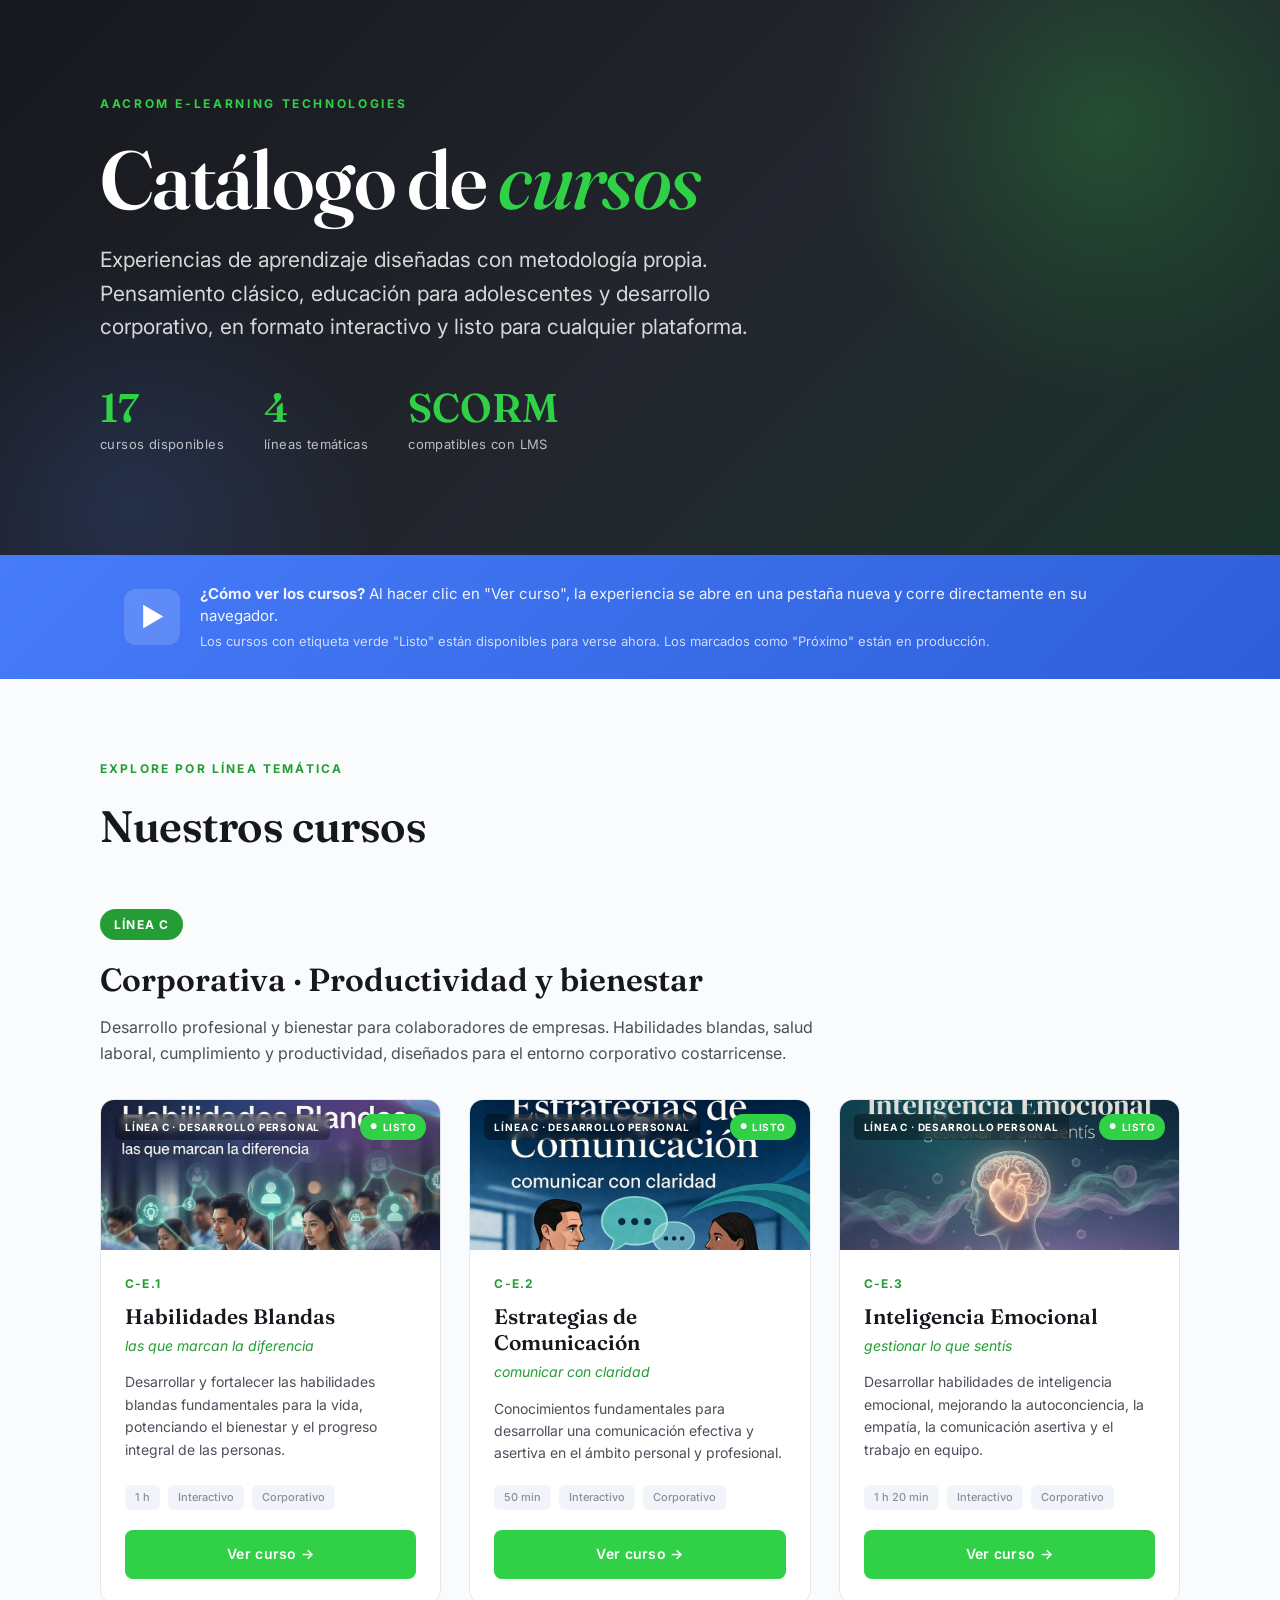
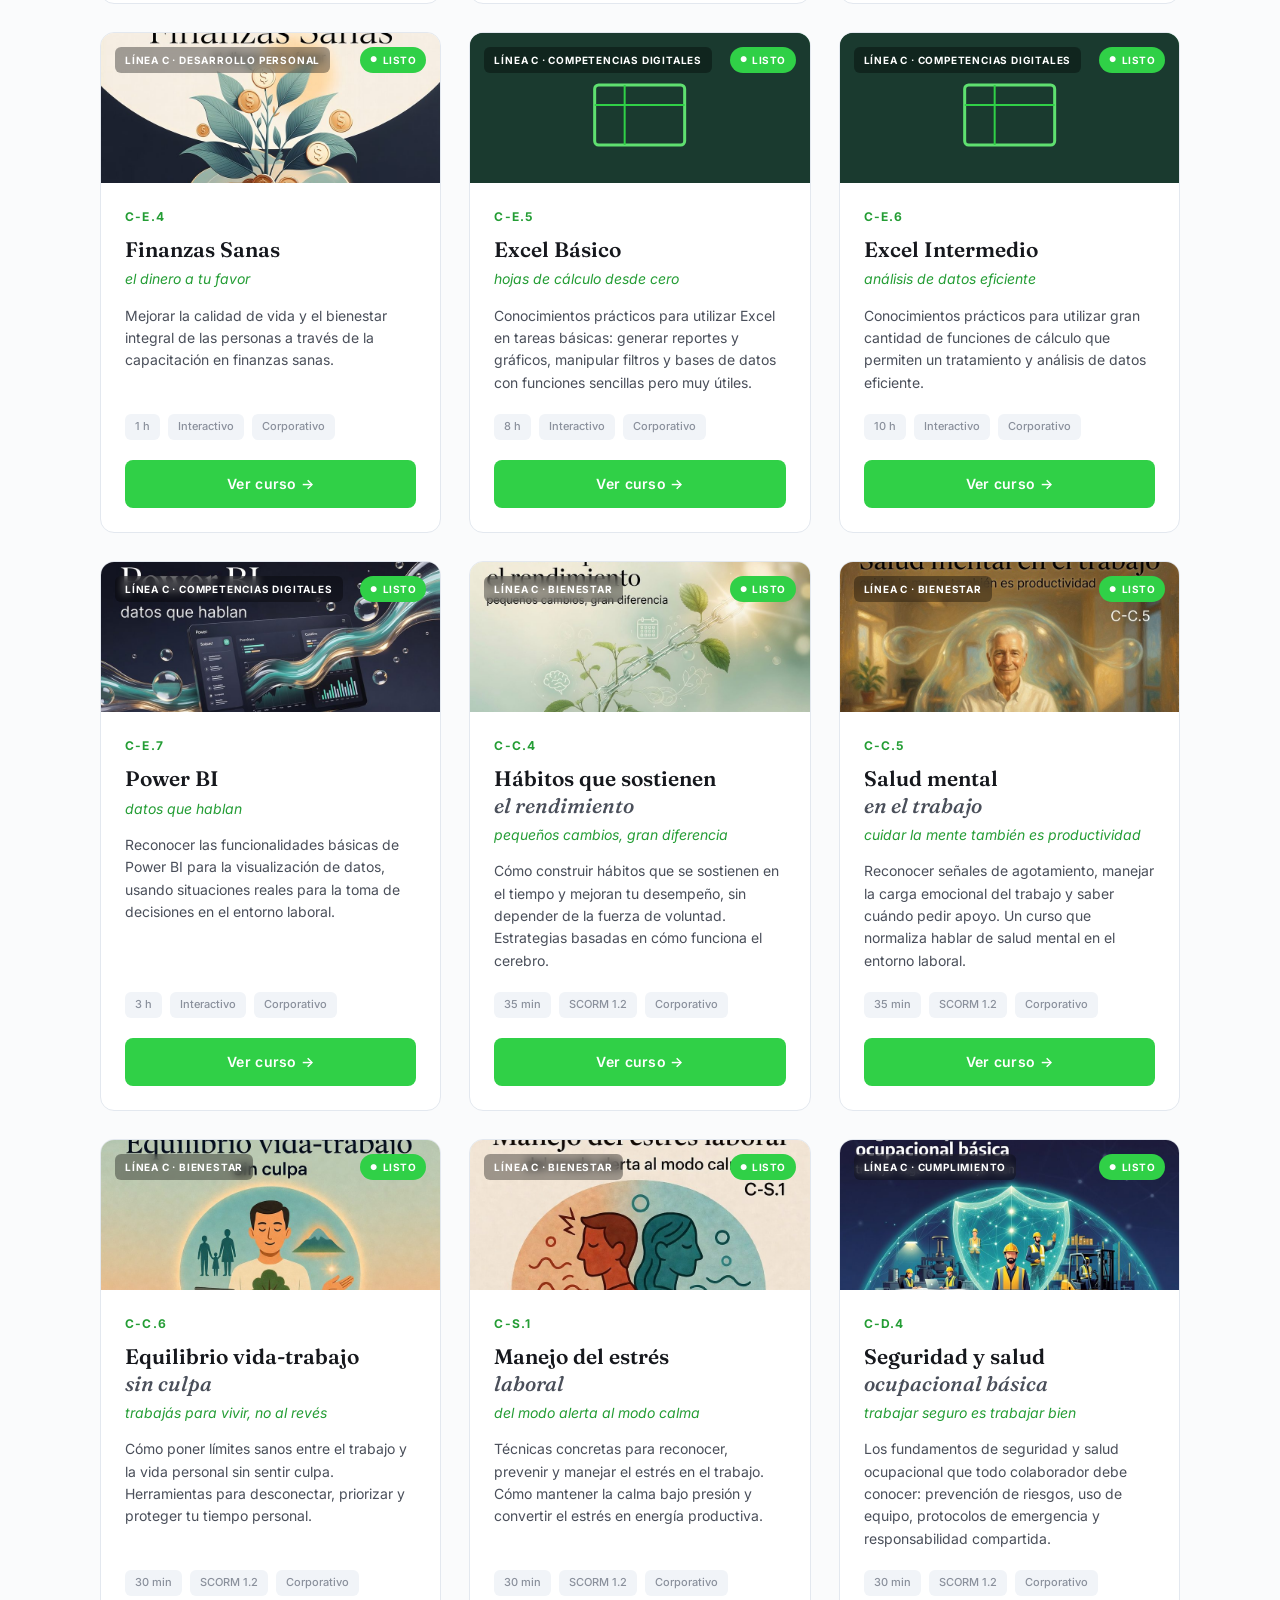
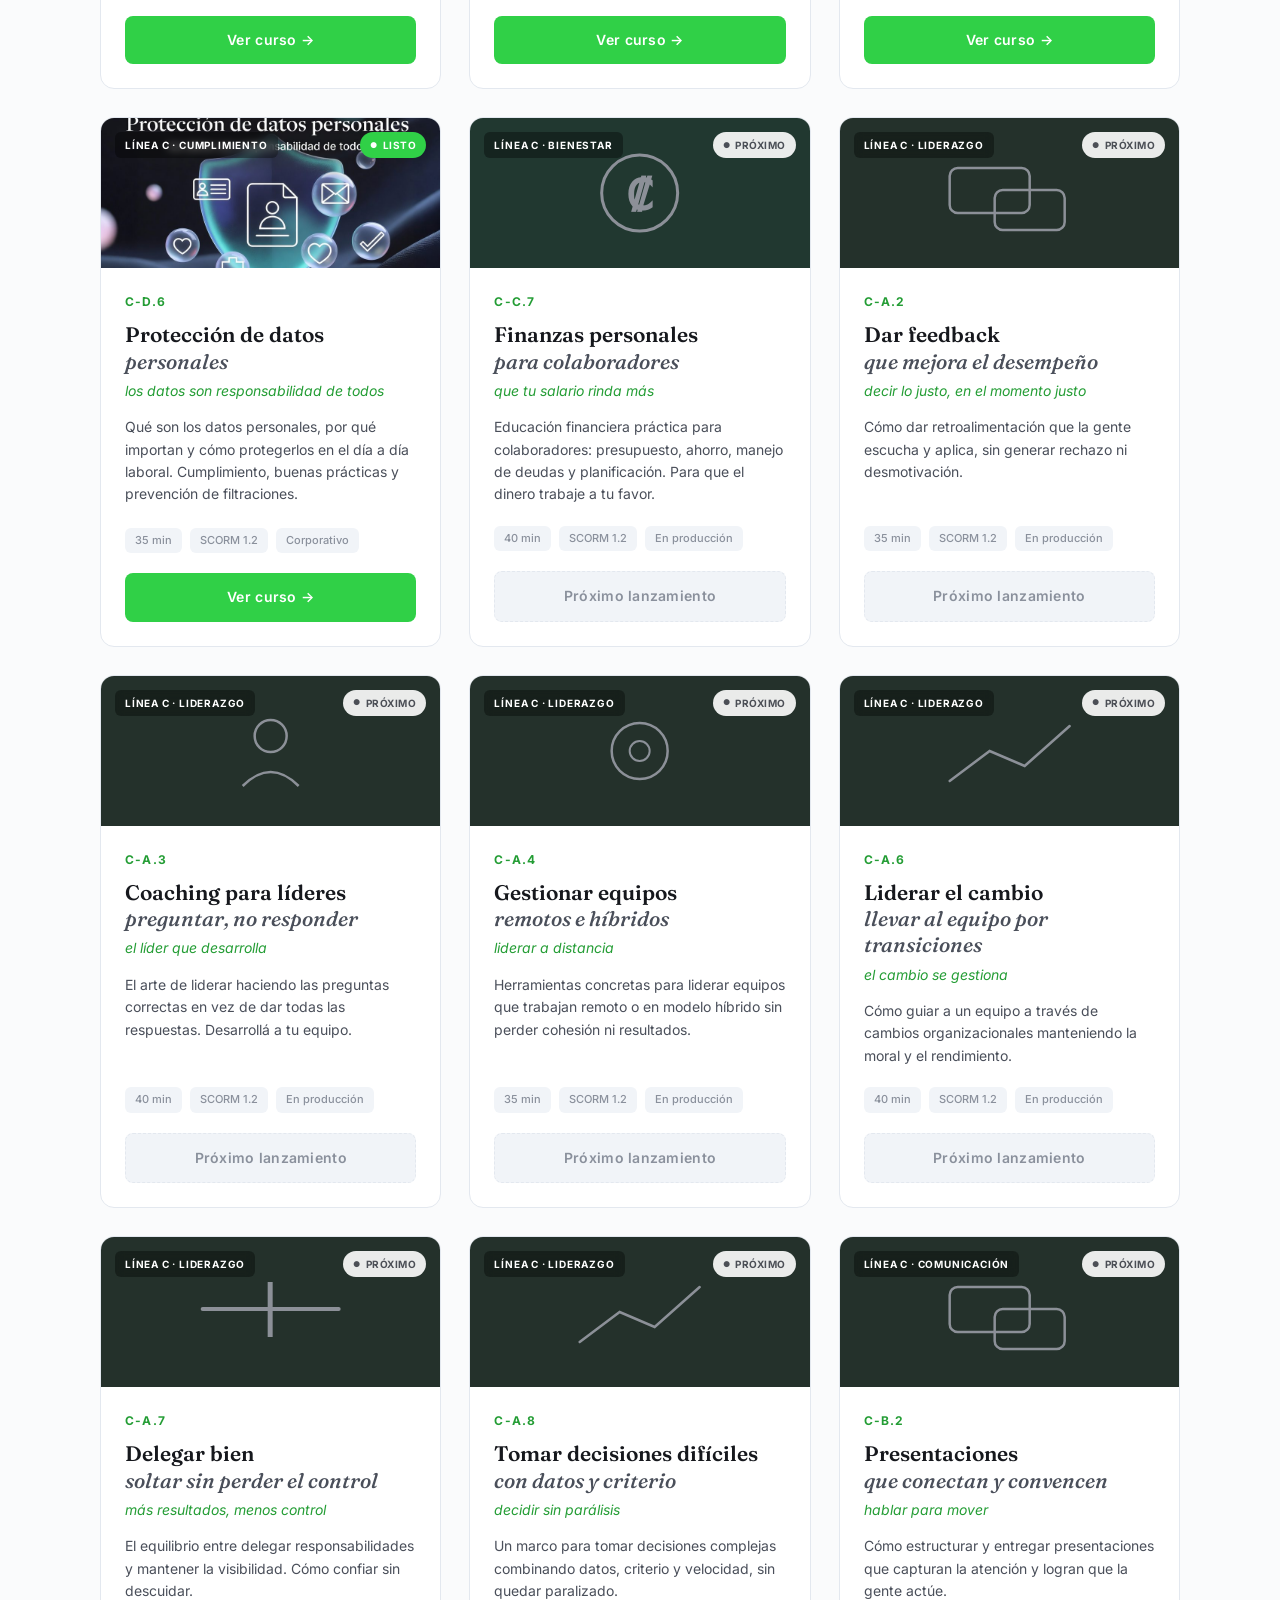
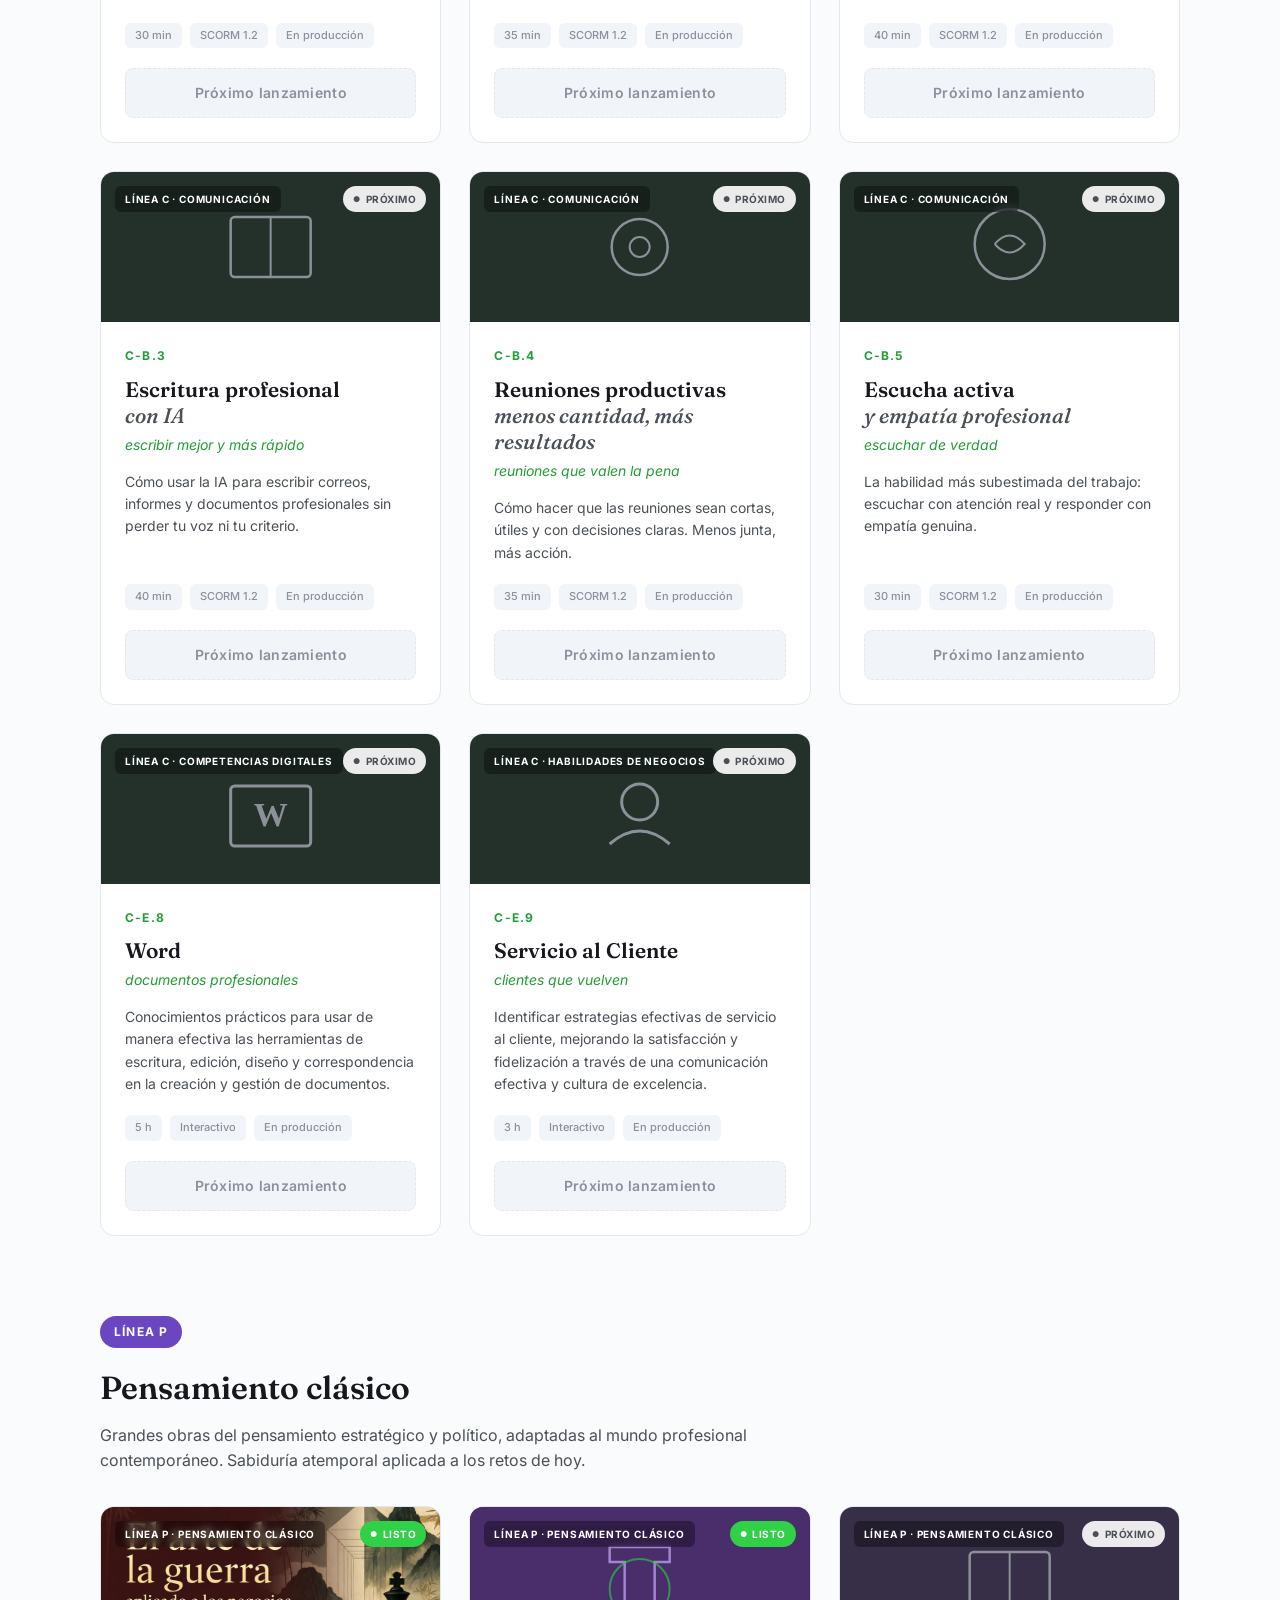
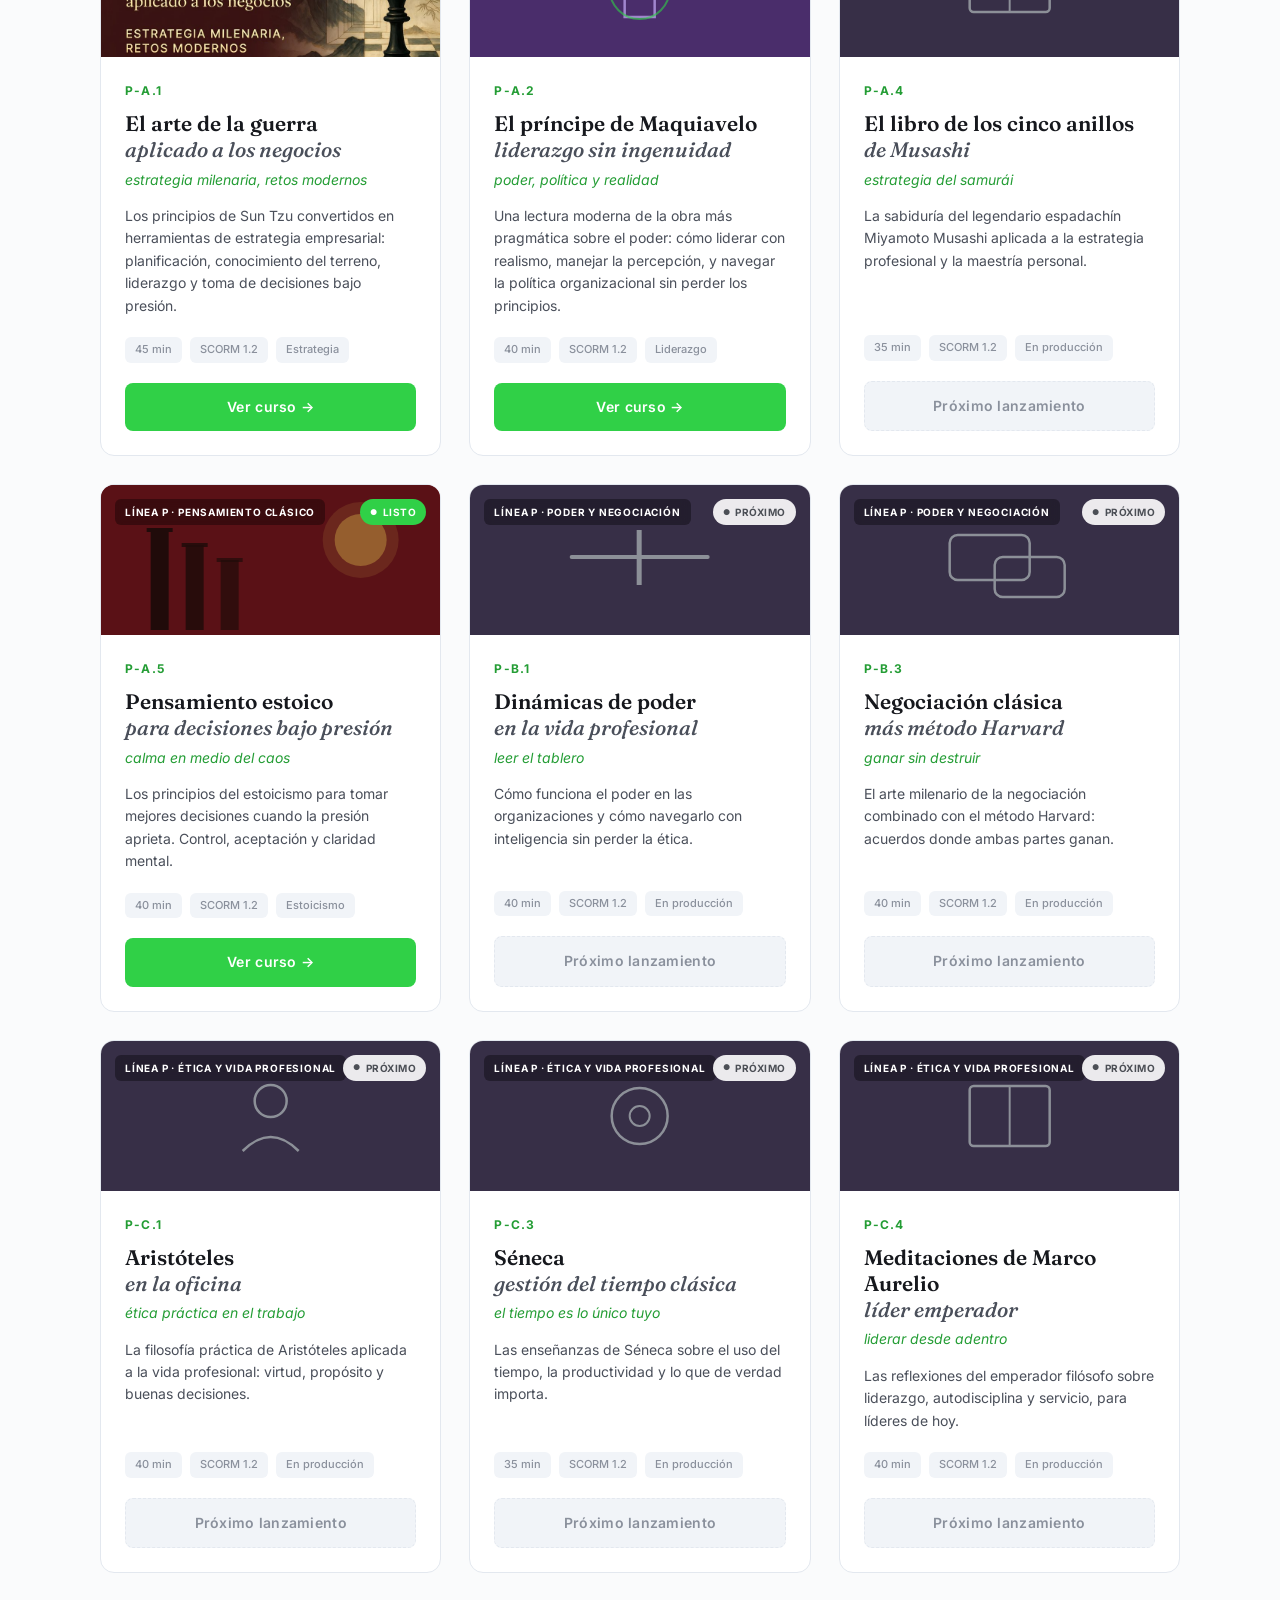
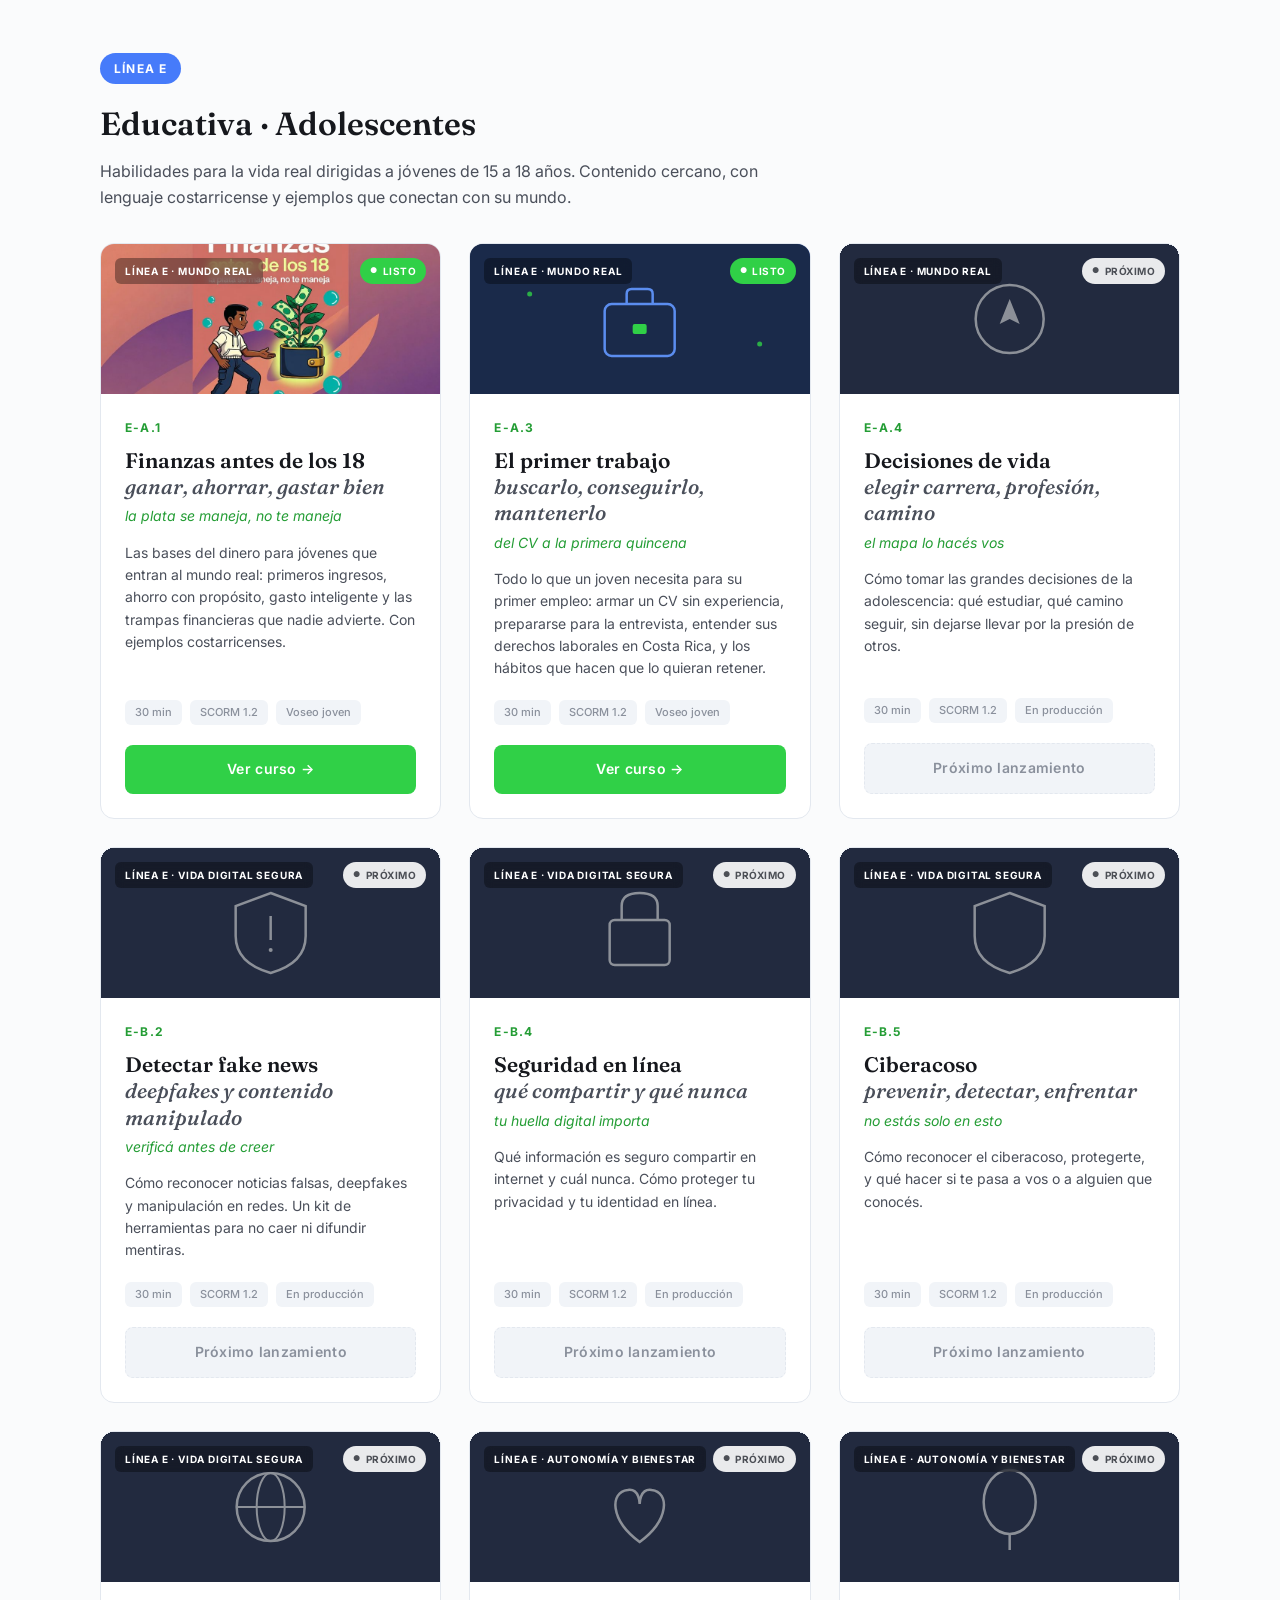
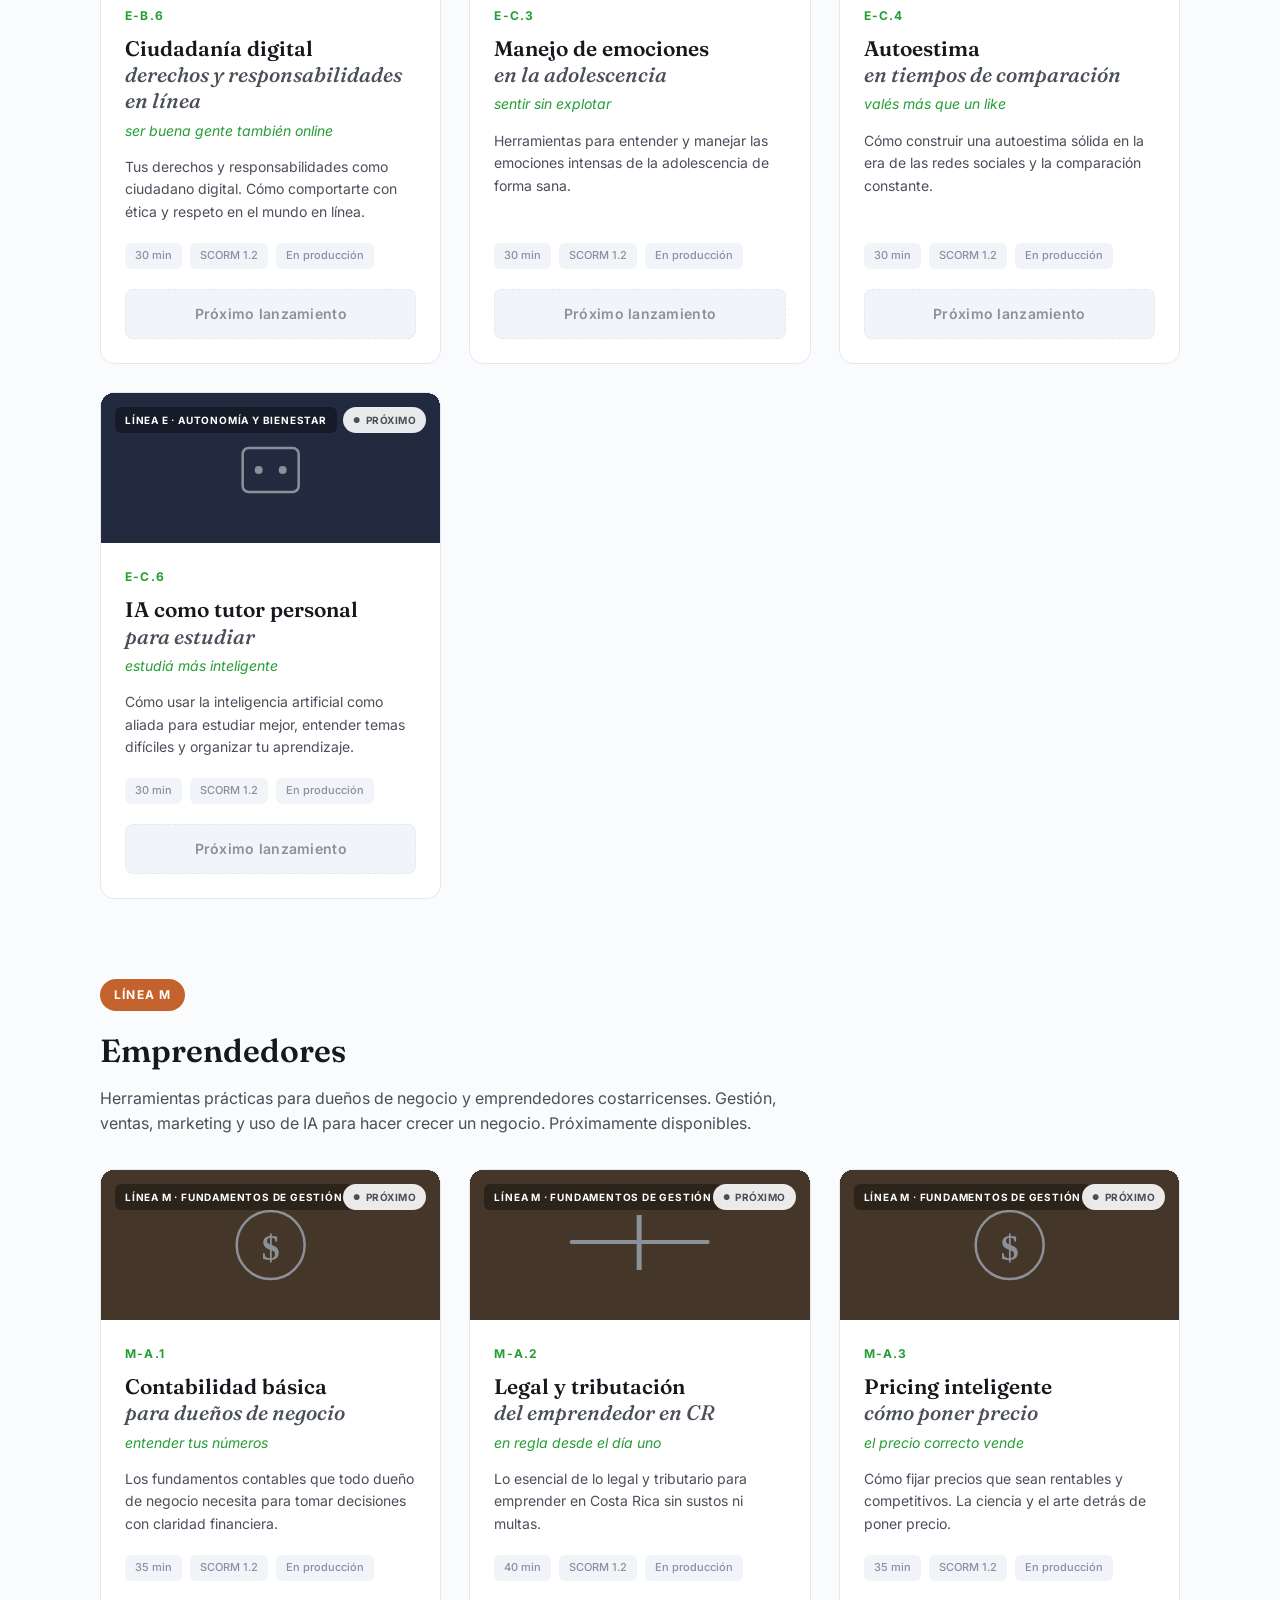
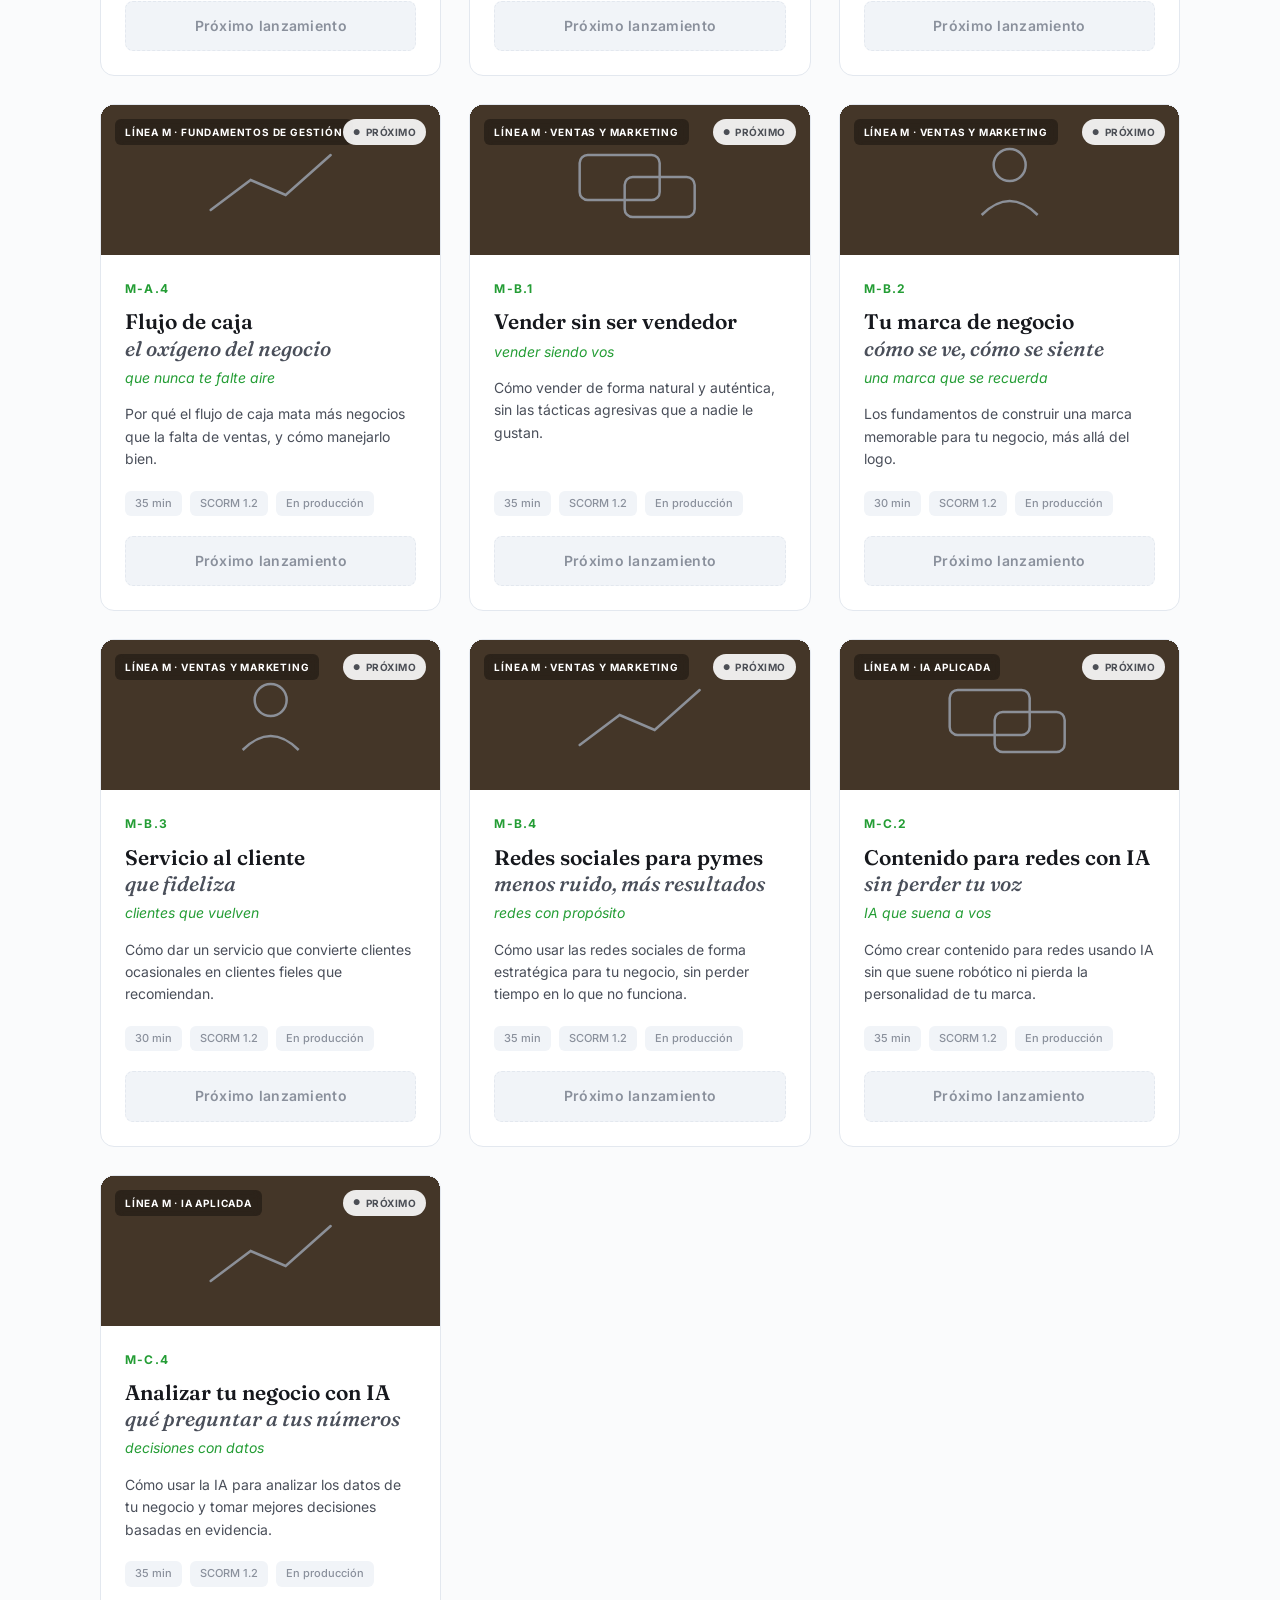
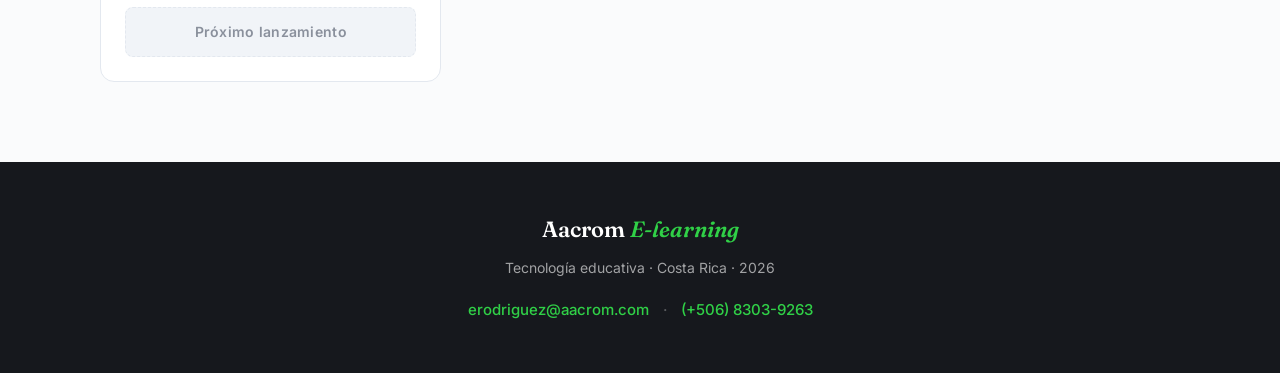
<file: index.html>
<!DOCTYPE html>
<html lang="es">
<head>
<meta charset="UTF-8">
<meta name="viewport" content="width=device-width, initial-scale=1.0">
<title>Catálogo de cursos · Aacrom E-learning Technologies</title>
<meta name="description" content="Catálogo de cursos e-learning de Aacrom: pensamiento clásico, educación adolescente y desarrollo corporativo.">
<link rel="preconnect" href="https://fonts.googleapis.com">
<link rel="preconnect" href="https://fonts.gstatic.com" crossorigin>
<link href="https://fonts.googleapis.com/css2?family=Fraunces:opsz,wght@9..144,400;9..144,500;9..144,600;9..144,700&family=Inter:wght@400;500;600;700&display=swap" rel="stylesheet">
<style>
  :root {
    --verde: #30D047;
    --verde-dark: #249D35;
    --verde-deep: #1a7a29;
    --azul: #467BFA;
    --azul-dark: #2E5FD8;
    --turquesa: #2BB8C4;
    --dark: #16181D;
    --dark-soft: #23262E;
    --slate: #4A4F5A;
    --slate-soft: #8A909C;
    --bg: #FAFBFC;
    --bg-soft: #F1F4F8;
    --rule: #E3E8EF;
    --white: #FFFFFF;
    --linea-p: #6B46C1;
    --linea-e: #467BFA;
    --linea-c: #249D35;
  }
  * { box-sizing: border-box; margin: 0; padding: 0; }
  html { scroll-behavior: smooth; }
  body { font-family: 'Inter', sans-serif; background: var(--bg); color: var(--dark); line-height: 1.6; -webkit-font-smoothing: antialiased; }

  .hero { position: relative; background: linear-gradient(135deg, var(--dark) 0%, var(--dark-soft) 55%, #1a3329 100%); color: white; padding: 90px 24px 100px; overflow: hidden; }
  .hero::before { content: ""; position: absolute; top: -150px; right: -100px; width: 550px; height: 550px; background: radial-gradient(circle, rgba(48,208,71,0.22) 0%, transparent 70%); pointer-events: none; }
  .hero::after { content: ""; position: absolute; bottom: -200px; left: -120px; width: 500px; height: 500px; background: radial-gradient(circle, rgba(70,123,250,0.16) 0%, transparent 70%); pointer-events: none; }
  .hero-content { max-width: 1080px; margin: 0 auto; position: relative; z-index: 1; }
  .hero-tag { display: inline-block; font-size: 12px; font-weight: 700; letter-spacing: 0.22em; color: var(--verde); margin-bottom: 24px; text-transform: uppercase; }
  .hero h1 { font-family: 'Fraunces', serif; font-size: clamp(44px, 7vw, 82px); font-weight: 600; line-height: 1.05; letter-spacing: -0.02em; margin-bottom: 20px; }
  .hero h1 em { font-style: italic; color: var(--verde); font-weight: 500; }
  .hero-sub { font-size: clamp(17px, 2.2vw, 21px); color: rgba(255,255,255,0.82); max-width: 680px; line-height: 1.6; }
  .hero-stats { display: flex; gap: 40px; margin-top: 44px; flex-wrap: wrap; }
  .hero-stat-num { font-family: 'Fraunces', serif; font-size: 40px; font-weight: 600; color: var(--verde); line-height: 1; }
  .hero-stat-label { font-size: 13px; color: rgba(255,255,255,0.7); margin-top: 6px; letter-spacing: 0.03em; }

  .ayuda-banner { background: linear-gradient(135deg, var(--azul) 0%, var(--azul-dark) 100%); color: white; }
  .ayuda-inner { max-width: 1080px; margin: 0 auto; padding: 28px 24px; display: flex; align-items: center; gap: 20px; flex-wrap: wrap; }
  .ayuda-icon { font-size: 26px; flex-shrink: 0; width: 56px; height: 56px; display: flex; align-items: center; justify-content: center; background: rgba(255,255,255,0.15); border-radius: 12px; }
  .ayuda-text { flex: 1; min-width: 260px; }
  .ayuda-text strong { font-weight: 700; }
  .ayuda-text p { font-size: 15px; color: rgba(255,255,255,0.92); line-height: 1.5; }
  .ayuda-text .hint { font-size: 13px; color: rgba(255,255,255,0.75); margin-top: 4px; }

  .section { padding: 80px 24px; }
  .container { max-width: 1080px; margin: 0 auto; }
  .section-header { margin-bottom: 20px; }
  .section-eyebrow { font-size: 12px; font-weight: 700; letter-spacing: 0.18em; color: var(--verde-dark); text-transform: uppercase; margin-bottom: 12px; }
  .section-title { font-family: 'Fraunces', serif; font-size: clamp(30px, 4.5vw, 44px); font-weight: 600; color: var(--dark); letter-spacing: -0.01em; }

  .linea-header { margin-bottom: 32px; }
  .linea-badge { display: inline-block; font-size: 12px; font-weight: 700; letter-spacing: 0.1em; padding: 6px 14px; border-radius: 999px; color: white; margin-bottom: 14px; }
  .linea-badge-p { background: var(--linea-p); }
  .linea-badge-e { background: var(--linea-e); }
  .linea-badge-c { background: var(--linea-c); }
  .linea-badge-m { background: #C4622D; }
  .linea-title { font-family: 'Fraunces', serif; font-size: clamp(24px, 3.5vw, 32px); font-weight: 600; color: var(--dark); margin-bottom: 10px; }
  .linea-desc { font-size: 16px; color: var(--slate); max-width: 720px; line-height: 1.6; }

  .cursos-grid { display: grid; grid-template-columns: repeat(auto-fill, minmax(320px, 1fr)); gap: 28px; }
  .curso-card { background: white; border-radius: 14px; overflow: hidden; border: 1px solid var(--rule); display: flex; flex-direction: column; transition: transform 0.22s, box-shadow 0.22s; }
  .curso-card:hover { transform: translateY(-4px); box-shadow: 0 18px 40px rgba(22,24,29,0.12); }
  .curso-hero { position: relative; height: 150px; overflow: hidden; }
  .curso-hero svg { width: 100%; height: 100%; display: block; }
  .curso-hero img { width: 100%; height: 100%; object-fit: cover; display: block; }
  .curso-hero-tag { position: absolute; top: 14px; left: 14px; font-size: 10px; font-weight: 700; letter-spacing: 0.08em; color: white; background: rgba(0,0,0,0.35); padding: 5px 10px; border-radius: 6px; backdrop-filter: blur(4px); }
  .curso-estado { position: absolute; top: 14px; right: 14px; font-size: 10px; font-weight: 700; letter-spacing: 0.05em; padding: 5px 10px; border-radius: 999px; display: flex; align-items: center; gap: 5px; }
  .curso-estado.listo { background: var(--verde); color: white; }
  .curso-estado.proximo { background: rgba(255,255,255,0.9); color: var(--slate); }
  .curso-estado::before { content: "●"; font-size: 8px; }
  .curso-body { padding: 24px; display: flex; flex-direction: column; flex-grow: 1; }
  .curso-code { font-size: 12px; font-weight: 700; letter-spacing: 0.1em; color: var(--verde-dark); margin-bottom: 10px; }
  .curso-title { font-family: 'Fraunces', serif; font-size: 21px; font-weight: 600; color: var(--dark); line-height: 1.25; margin-bottom: 6px; }
  .curso-title em { font-style: italic; font-weight: 500; color: var(--slate); }
  .curso-subtitle { font-size: 14px; color: var(--verde-dark); font-style: italic; margin-bottom: 14px; }
  .curso-desc { font-size: 14px; color: var(--slate); line-height: 1.6; margin-bottom: 20px; flex-grow: 1; }
  .curso-meta { display: flex; gap: 8px; flex-wrap: wrap; margin-bottom: 20px; }
  .curso-meta span { font-size: 11px; color: var(--slate-soft); background: var(--bg-soft); padding: 4px 10px; border-radius: 6px; font-weight: 500; }
  .curso-cta { display: block; text-align: center; padding: 13px 20px; border-radius: 8px; font-size: 14px; font-weight: 600; letter-spacing: 0.02em; text-decoration: none; transition: all 0.2s; }
  .curso-cta.activo { background: var(--verde); color: white; }
  .curso-cta.activo:hover { background: var(--verde-dark); box-shadow: 0 8px 20px rgba(48,208,71,0.35); }
  .curso-cta.inactivo { background: var(--bg-soft); color: var(--slate-soft); cursor: default; border: 1px dashed var(--rule); }

  footer { background: var(--dark); color: rgba(255,255,255,0.6); padding: 50px 24px; text-align: center; }
  footer .foot-logo { font-family: 'Fraunces', serif; font-size: 22px; font-weight: 600; color: white; margin-bottom: 10px; }
  footer .foot-logo em { color: var(--verde); font-style: italic; }
  footer p { font-size: 14px; }
  .foot-contact { display: flex; gap: 14px; justify-content: center; align-items: center; flex-wrap: wrap; margin-top: 8px; }
  .foot-contact a { color: var(--verde); text-decoration: none; font-size: 15px; font-weight: 500; transition: color 0.2s; }
  .foot-contact a:hover { color: #5FE070; text-decoration: underline; }
  .foot-sep { color: rgba(255,255,255,0.3); }

  @media (max-width: 720px) {
    .section { padding: 56px 20px; }
    .hero { padding: 64px 20px 72px; }
    .hero-stats { gap: 28px; }
    .cursos-grid { grid-template-columns: 1fr; }
  }
</style>
</head>
<body>

<header class="hero">
  <div class="hero-content">
    <div class="hero-tag">AACROM E-LEARNING TECHNOLOGIES</div>
    <h1>Catálogo de <em>cursos</em></h1>
    <p class="hero-sub">Experiencias de aprendizaje diseñadas con metodología propia. Pensamiento clásico, educación para adolescentes y desarrollo corporativo, en formato interactivo y listo para cualquier plataforma.</p>
    <div class="hero-stats">
      <div><div class="hero-stat-num">17</div><div class="hero-stat-label">cursos disponibles</div></div>
      <div><div class="hero-stat-num">4</div><div class="hero-stat-label">líneas temáticas</div></div>
      <div><div class="hero-stat-num">SCORM</div><div class="hero-stat-label">compatibles con LMS</div></div>
    </div>
  </div>
</header>

<div class="ayuda-banner">
  <div class="ayuda-inner">
    <div class="ayuda-icon">▶</div>
    <div class="ayuda-text">
      <p><strong>¿Cómo ver los cursos?</strong> Al hacer clic en "Ver curso", la experiencia se abre en una pestaña nueva y corre directamente en su navegador.</p>
      <p class="hint">Los cursos con etiqueta verde "Listo" están disponibles para verse ahora. Los marcados como "Próximo" están en producción.</p>
    </div>
  </div>
</div>

<section class="section">
  <div class="container">
    <div class="section-header">
      <div class="section-eyebrow">Explore por línea temática</div>
      <h2 class="section-title">Nuestros cursos</h2>
    </div>

    <div class="linea-header" style="margin-top: 48px;">
      <span class="linea-badge linea-badge-c">LÍNEA C</span>
      <h3 class="linea-title">Corporativa · Productividad y bienestar</h3>
      <p class="linea-desc">Desarrollo profesional y bienestar para colaboradores de empresas. Habilidades blandas, salud laboral, cumplimiento y productividad, diseñados para el entorno corporativo costarricense.</p>
    </div>

    <div class="cursos-grid">
      <article class="curso-card">
        <div class="curso-hero" style="background: #249D35;">
          <img src="imagenes-cursos/hero-c-e-1-habilidades-blandas.jpg" alt="Habilidades Blandas · las que marcan la diferencia" loading="lazy">
          <div class="curso-hero-tag">LÍNEA C · DESARROLLO PERSONAL</div>
          <div class="curso-estado listo">LISTO</div>
        </div>
        <div class="curso-body">
          <div class="curso-code">C-E.1</div>
          <h3 class="curso-title">Habilidades Blandas</h3>
          <p class="curso-subtitle">las que marcan la diferencia</p>
          <p class="curso-desc">Desarrollar y fortalecer las habilidades blandas fundamentales para la vida, potenciando el bienestar y el progreso integral de las personas.</p>
          <div class="curso-meta"><span>1 h</span><span>Interactivo</span><span>Corporativo</span></div>
          <a href="https://rise.articulate.com/share/F0QDosvz_FjEjVZQGQhZUaBxniaAwvux#/" class="curso-cta activo" target="_blank">Ver curso →</a>
        </div>
      </article>
      <article class="curso-card">
        <div class="curso-hero" style="background: #249D35;">
          <img src="imagenes-cursos/hero-c-e-2-comunicacion.jpg" alt="Estrategias de Comunicación · comunicar con claridad" loading="lazy">
          <div class="curso-hero-tag">LÍNEA C · DESARROLLO PERSONAL</div>
          <div class="curso-estado listo">LISTO</div>
        </div>
        <div class="curso-body">
          <div class="curso-code">C-E.2</div>
          <h3 class="curso-title">Estrategias de Comunicación</h3>
          <p class="curso-subtitle">comunicar con claridad</p>
          <p class="curso-desc">Conocimientos fundamentales para desarrollar una comunicación efectiva y asertiva en el ámbito personal y profesional.</p>
          <div class="curso-meta"><span>50 min</span><span>Interactivo</span><span>Corporativo</span></div>
          <a href="https://rise.articulate.com/share/Zsrhl0hqgQUjmBu1C5ZOAhpJPVRbz6qF" class="curso-cta activo" target="_blank">Ver curso →</a>
        </div>
      </article>
      <article class="curso-card">
        <div class="curso-hero" style="background: #249D35;">
          <img src="imagenes-cursos/hero-c-e-3-inteligencia-emocional.jpg" alt="Inteligencia Emocional · gestionar lo que sentís" loading="lazy">
          <div class="curso-hero-tag">LÍNEA C · DESARROLLO PERSONAL</div>
          <div class="curso-estado listo">LISTO</div>
        </div>
        <div class="curso-body">
          <div class="curso-code">C-E.3</div>
          <h3 class="curso-title">Inteligencia Emocional</h3>
          <p class="curso-subtitle">gestionar lo que sentís</p>
          <p class="curso-desc">Desarrollar habilidades de inteligencia emocional, mejorando la autoconciencia, la empatía, la comunicación asertiva y el trabajo en equipo.</p>
          <div class="curso-meta"><span>1 h 20 min</span><span>Interactivo</span><span>Corporativo</span></div>
          <a href="https://rise.articulate.com/share/TZVN4lUerscqtWYfE4b38bq0YFQdbFej#/" class="curso-cta activo" target="_blank">Ver curso →</a>
        </div>
      </article>
      <article class="curso-card">
        <div class="curso-hero" style="background: #249D35;">
          <img src="imagenes-cursos/hero-c-e-4-finanzas-sanas.jpg" alt="Finanzas Sanas · el dinero a tu favor" loading="lazy">
          <div class="curso-hero-tag">LÍNEA C · DESARROLLO PERSONAL</div>
          <div class="curso-estado listo">LISTO</div>
        </div>
        <div class="curso-body">
          <div class="curso-code">C-E.4</div>
          <h3 class="curso-title">Finanzas Sanas</h3>
          <p class="curso-subtitle">el dinero a tu favor</p>
          <p class="curso-desc">Mejorar la calidad de vida y el bienestar integral de las personas a través de la capacitación en finanzas sanas.</p>
          <div class="curso-meta"><span>1 h</span><span>Interactivo</span><span>Corporativo</span></div>
          <a href="https://rise.articulate.com/share/UEuYDoG1RZRnnxpmH04c8lh8ufrANHLj" class="curso-cta activo" target="_blank">Ver curso →</a>
        </div>
      </article>
      <article class="curso-card">
        <div class="curso-hero" style="background: linear-gradient(135deg, #1a3a2f 0%, #249D35 100%);">
          <svg viewBox="0 0 400 150" preserveAspectRatio="xMidYMid slice" xmlns="http://www.w3.org/2000/svg">
            <rect width="400" height="150" fill="#1a3a2f"/>
            <rect x="155" y="52" width="90" height="60" rx="4" fill="none" stroke="#5FE070" stroke-width="3"/><line x1="155" y1="72" x2="245" y2="72" stroke="#30D047" stroke-width="2"/><line x1="185" y1="52" x2="185" y2="112" stroke="#30D047" stroke-width="2"/>
          </svg>
          <div class="curso-hero-tag">LÍNEA C · COMPETENCIAS DIGITALES</div>
          <div class="curso-estado listo">LISTO</div>
        </div>
        <div class="curso-body">
          <div class="curso-code">C-E.5</div>
          <h3 class="curso-title">Excel Básico</h3>
          <p class="curso-subtitle">hojas de cálculo desde cero</p>
          <p class="curso-desc">Conocimientos prácticos para utilizar Excel en tareas básicas: generar reportes y gráficos, manipular filtros y bases de datos con funciones sencillas pero muy útiles.</p>
          <div class="curso-meta"><span>8 h</span><span>Interactivo</span><span>Corporativo</span></div>
          <a href="https://repositorio.aacrom.com/excel/demos/excel-basico/story.html" class="curso-cta activo" target="_blank">Ver curso →</a>
        </div>
      </article>
      <article class="curso-card">
        <div class="curso-hero" style="background: linear-gradient(135deg, #1a3a2f 0%, #249D35 100%);">
          <svg viewBox="0 0 400 150" preserveAspectRatio="xMidYMid slice" xmlns="http://www.w3.org/2000/svg">
            <rect width="400" height="150" fill="#1a3a2f"/>
            <rect x="155" y="52" width="90" height="60" rx="4" fill="none" stroke="#5FE070" stroke-width="3"/><line x1="155" y1="72" x2="245" y2="72" stroke="#30D047" stroke-width="2"/><line x1="185" y1="52" x2="185" y2="112" stroke="#30D047" stroke-width="2"/>
          </svg>
          <div class="curso-hero-tag">LÍNEA C · COMPETENCIAS DIGITALES</div>
          <div class="curso-estado listo">LISTO</div>
        </div>
        <div class="curso-body">
          <div class="curso-code">C-E.6</div>
          <h3 class="curso-title">Excel Intermedio</h3>
          <p class="curso-subtitle">análisis de datos eficiente</p>
          <p class="curso-desc">Conocimientos prácticos para utilizar gran cantidad de funciones de cálculo que permiten un tratamiento y análisis de datos eficiente.</p>
          <div class="curso-meta"><span>10 h</span><span>Interactivo</span><span>Corporativo</span></div>
          <a href="https://repositorio.aacrom.com/excel/demos/excel-intermedio/story.html" class="curso-cta activo" target="_blank">Ver curso →</a>
        </div>
      </article>
      <article class="curso-card">
        <div class="curso-hero" style="background: #249D35;">
          <img src="imagenes-cursos/hero-c-e-7-power-bi.jpg" alt="Power BI · datos que hablan" loading="lazy">
          <div class="curso-hero-tag">LÍNEA C · COMPETENCIAS DIGITALES</div>
          <div class="curso-estado listo">LISTO</div>
        </div>
        <div class="curso-body">
          <div class="curso-code">C-E.7</div>
          <h3 class="curso-title">Power BI</h3>
          <p class="curso-subtitle">datos que hablan</p>
          <p class="curso-desc">Reconocer las funcionalidades básicas de Power BI para la visualización de datos, usando situaciones reales para la toma de decisiones en el entorno laboral.</p>
          <div class="curso-meta"><span>3 h</span><span>Interactivo</span><span>Corporativo</span></div>
          <a href="https://rise.articulate.com/share/pqCL5u20oHEUjKhTjbo4RMSc3Rz8Tp4b" class="curso-cta activo" target="_blank">Ver curso →</a>
        </div>
      </article>

      <article class="curso-card">
        <div class="curso-hero" style="background: #249D35;">
          <img src="imagenes-cursos/hero-c-c-4-habitos.jpg" alt="Hábitos que sostienen el rendimiento" loading="lazy">
          <div class="curso-hero-tag">LÍNEA C · BIENESTAR</div>
          <div class="curso-estado listo">LISTO</div>
        </div>
        <div class="curso-body">
          <div class="curso-code">C-C.4</div>
          <h3 class="curso-title">Hábitos que sostienen<br/><em>el rendimiento</em></h3>
          <p class="curso-subtitle">pequeños cambios, gran diferencia</p>
          <p class="curso-desc">Cómo construir hábitos que se sostienen en el tiempo y mejoran tu desempeño, sin depender de la fuerza de voluntad. Estrategias basadas en cómo funciona el cerebro.</p>
          <div class="curso-meta"><span>35 min</span><span>SCORM 1.2</span><span>Corporativo</span></div>
          <a href="habitos-rendimiento/index.html" class="curso-cta activo" target="_blank">Ver curso →</a>
        </div>
      </article>

      <article class="curso-card">
        <div class="curso-hero" style="background: #249D35;">
          <img src="imagenes-cursos/hero-c-c-5-salud-mental.jpg" alt="Salud mental en el trabajo" loading="lazy">
          <div class="curso-hero-tag">LÍNEA C · BIENESTAR</div>
          <div class="curso-estado listo">LISTO</div>
        </div>
        <div class="curso-body">
          <div class="curso-code">C-C.5</div>
          <h3 class="curso-title">Salud mental<br/><em>en el trabajo</em></h3>
          <p class="curso-subtitle">cuidar la mente también es productividad</p>
          <p class="curso-desc">Reconocer señales de agotamiento, manejar la carga emocional del trabajo y saber cuándo pedir apoyo. Un curso que normaliza hablar de salud mental en el entorno laboral.</p>
          <div class="curso-meta"><span>35 min</span><span>SCORM 1.2</span><span>Corporativo</span></div>
          <a href="salud-mental/index.html" class="curso-cta activo" target="_blank">Ver curso →</a>
        </div>
      </article>

      <article class="curso-card">
        <div class="curso-hero" style="background: #249D35;">
          <img src="imagenes-cursos/hero-c-c-6-equilibrio.jpg" alt="Equilibrio vida-trabajo sin culpa" loading="lazy">
          <div class="curso-hero-tag">LÍNEA C · BIENESTAR</div>
          <div class="curso-estado listo">LISTO</div>
        </div>
        <div class="curso-body">
          <div class="curso-code">C-C.6</div>
          <h3 class="curso-title">Equilibrio vida-trabajo<br/><em>sin culpa</em></h3>
          <p class="curso-subtitle">trabajás para vivir, no al revés</p>
          <p class="curso-desc">Cómo poner límites sanos entre el trabajo y la vida personal sin sentir culpa. Herramientas para desconectar, priorizar y proteger tu tiempo personal.</p>
          <div class="curso-meta"><span>30 min</span><span>SCORM 1.2</span><span>Corporativo</span></div>
          <a href="equilibrio-vida-trabajo/index.html" class="curso-cta activo" target="_blank">Ver curso →</a>
        </div>
      </article>

      <article class="curso-card">
        <div class="curso-hero" style="background: #249D35;">
          <img src="imagenes-cursos/hero-c-s-1-estres.jpg" alt="Manejo del estrés laboral" loading="lazy">
          <div class="curso-hero-tag">LÍNEA C · BIENESTAR</div>
          <div class="curso-estado listo">LISTO</div>
        </div>
        <div class="curso-body">
          <div class="curso-code">C-S.1</div>
          <h3 class="curso-title">Manejo del estrés<br/><em>laboral</em></h3>
          <p class="curso-subtitle">del modo alerta al modo calma</p>
          <p class="curso-desc">Técnicas concretas para reconocer, prevenir y manejar el estrés en el trabajo. Cómo mantener la calma bajo presión y convertir el estrés en energía productiva.</p>
          <div class="curso-meta"><span>30 min</span><span>SCORM 1.2</span><span>Corporativo</span></div>
          <a href="manejo-estres/index.html" class="curso-cta activo" target="_blank">Ver curso →</a>
        </div>
      </article>

      <article class="curso-card">
        <div class="curso-hero" style="background: #249D35;">
          <img src="imagenes-cursos/hero-c-d-4-seguridad-ocupacional.jpg" alt="Seguridad y salud ocupacional básica" loading="lazy">
          <div class="curso-hero-tag">LÍNEA C · CUMPLIMIENTO</div>
          <div class="curso-estado listo">LISTO</div>
        </div>
        <div class="curso-body">
          <div class="curso-code">C-D.4</div>
          <h3 class="curso-title">Seguridad y salud<br/><em>ocupacional básica</em></h3>
          <p class="curso-subtitle">trabajar seguro es trabajar bien</p>
          <p class="curso-desc">Los fundamentos de seguridad y salud ocupacional que todo colaborador debe conocer: prevención de riesgos, uso de equipo, protocolos de emergencia y responsabilidad compartida.</p>
          <div class="curso-meta"><span>30 min</span><span>SCORM 1.2</span><span>Corporativo</span></div>
          <a href="seguridad-ocupacional/index.html" class="curso-cta activo" target="_blank">Ver curso →</a>
        </div>
      </article>

      <article class="curso-card">
        <div class="curso-hero" style="background: #249D35;">
          <img src="imagenes-cursos/hero-c-d-6-proteccion-datos.jpg" alt="Protección de datos personales" loading="lazy">
          <div class="curso-hero-tag">LÍNEA C · CUMPLIMIENTO</div>
          <div class="curso-estado listo">LISTO</div>
        </div>
        <div class="curso-body">
          <div class="curso-code">C-D.6</div>
          <h3 class="curso-title">Protección de datos<br/><em>personales</em></h3>
          <p class="curso-subtitle">los datos son responsabilidad de todos</p>
          <p class="curso-desc">Qué son los datos personales, por qué importan y cómo protegerlos en el día a día laboral. Cumplimiento, buenas prácticas y prevención de filtraciones.</p>
          <div class="curso-meta"><span>35 min</span><span>SCORM 1.2</span><span>Corporativo</span></div>
          <a href="proteccion-datos/index.html" class="curso-cta activo" target="_blank">Ver curso →</a>
        </div>
      </article>

      <article class="curso-card">
        <div class="curso-hero" style="background: linear-gradient(135deg, #1a3a2f 0%, #2d5f3a 100%); filter: grayscale(0.3);">
          <svg viewBox="0 0 400 150" preserveAspectRatio="xMidYMid slice" xmlns="http://www.w3.org/2000/svg">
            <rect width="400" height="150" fill="#1a3a2f"/>
            <circle cx="200" cy="75" r="38" fill="none" stroke="#8A909C" stroke-width="3"/>
            <text x="200" y="92" font-family="serif" font-size="42" font-weight="700" fill="#8A909C" text-anchor="middle">₡</text>
          </svg>
          <div class="curso-hero-tag">LÍNEA C · BIENESTAR</div>
          <div class="curso-estado proximo">PRÓXIMO</div>
        </div>
        <div class="curso-body">
          <div class="curso-code">C-C.7</div>
          <h3 class="curso-title">Finanzas personales<br/><em>para colaboradores</em></h3>
          <p class="curso-subtitle">que tu salario rinda más</p>
          <p class="curso-desc">Educación financiera práctica para colaboradores: presupuesto, ahorro, manejo de deudas y planificación. Para que el dinero trabaje a tu favor.</p>
          <div class="curso-meta"><span>40 min</span><span>SCORM 1.2</span><span>En producción</span></div>
          <span class="curso-cta inactivo">Próximo lanzamiento</span>
        </div>
      </article>
      <article class="curso-card">
        <div class="curso-hero" style="background: linear-gradient(135deg, #1e3329 0%, #2a4a3a 100%); filter: grayscale(0.35);">
          <svg viewBox="0 0 400 150" preserveAspectRatio="xMidYMid slice" xmlns="http://www.w3.org/2000/svg">
            <rect width="400" height="150" fill="#1e3329"/>
            <rect x="140" y="50" width="80" height="45" rx="8" fill="none" stroke="#8A909C" stroke-width="2.5"/><rect x="185" y="72" width="70" height="40" rx="8" fill="none" stroke="#8A909C" stroke-width="2.5"/>
          </svg>
          <div class="curso-hero-tag">LÍNEA C · LIDERAZGO</div>
          <div class="curso-estado proximo">PRÓXIMO</div>
        </div>
        <div class="curso-body">
          <div class="curso-code">C-A.2</div>
          <h3 class="curso-title">Dar feedback<br/><em>que mejora el desempeño</em></h3>
          <p class="curso-subtitle">decir lo justo, en el momento justo</p>
          <p class="curso-desc">Cómo dar retroalimentación que la gente escucha y aplica, sin generar rechazo ni desmotivación.</p>
          <div class="curso-meta"><span>35 min</span><span>SCORM 1.2</span><span>En producción</span></div>
          <span class="curso-cta inactivo">Próximo lanzamiento</span>
        </div>
      </article>
      <article class="curso-card">
        <div class="curso-hero" style="background: linear-gradient(135deg, #1e3329 0%, #2a4a3a 100%); filter: grayscale(0.35);">
          <svg viewBox="0 0 400 150" preserveAspectRatio="xMidYMid slice" xmlns="http://www.w3.org/2000/svg">
            <rect width="400" height="150" fill="#1e3329"/>
            <circle cx="200" cy="60" r="16" fill="none" stroke="#8A909C" stroke-width="2.5"/><path d="M 172,110 Q 200,82 228,110" fill="none" stroke="#8A909C" stroke-width="2.5"/>
          </svg>
          <div class="curso-hero-tag">LÍNEA C · LIDERAZGO</div>
          <div class="curso-estado proximo">PRÓXIMO</div>
        </div>
        <div class="curso-body">
          <div class="curso-code">C-A.3</div>
          <h3 class="curso-title">Coaching para líderes<br/><em>preguntar, no responder</em></h3>
          <p class="curso-subtitle">el líder que desarrolla</p>
          <p class="curso-desc">El arte de liderar haciendo las preguntas correctas en vez de dar todas las respuestas. Desarrollá a tu equipo.</p>
          <div class="curso-meta"><span>40 min</span><span>SCORM 1.2</span><span>En producción</span></div>
          <span class="curso-cta inactivo">Próximo lanzamiento</span>
        </div>
      </article>
      <article class="curso-card">
        <div class="curso-hero" style="background: linear-gradient(135deg, #1e3329 0%, #2a4a3a 100%); filter: grayscale(0.35);">
          <svg viewBox="0 0 400 150" preserveAspectRatio="xMidYMid slice" xmlns="http://www.w3.org/2000/svg">
            <rect width="400" height="150" fill="#1e3329"/>
            <circle cx="200" cy="75" r="28" fill="none" stroke="#8A909C" stroke-width="2.5"/><circle cx="200" cy="75" r="10" fill="none" stroke="#8A909C" stroke-width="2"/>
          </svg>
          <div class="curso-hero-tag">LÍNEA C · LIDERAZGO</div>
          <div class="curso-estado proximo">PRÓXIMO</div>
        </div>
        <div class="curso-body">
          <div class="curso-code">C-A.4</div>
          <h3 class="curso-title">Gestionar equipos<br/><em>remotos e híbridos</em></h3>
          <p class="curso-subtitle">liderar a distancia</p>
          <p class="curso-desc">Herramientas concretas para liderar equipos que trabajan remoto o en modelo híbrido sin perder cohesión ni resultados.</p>
          <div class="curso-meta"><span>35 min</span><span>SCORM 1.2</span><span>En producción</span></div>
          <span class="curso-cta inactivo">Próximo lanzamiento</span>
        </div>
      </article>
      <article class="curso-card">
        <div class="curso-hero" style="background: linear-gradient(135deg, #1e3329 0%, #2a4a3a 100%); filter: grayscale(0.35);">
          <svg viewBox="0 0 400 150" preserveAspectRatio="xMidYMid slice" xmlns="http://www.w3.org/2000/svg">
            <rect width="400" height="150" fill="#1e3329"/>
            <path d="M 140,105 L 180,75 L 215,90 L 260,50" fill="none" stroke="#8A909C" stroke-width="2.5" stroke-linecap="round"/>
          </svg>
          <div class="curso-hero-tag">LÍNEA C · LIDERAZGO</div>
          <div class="curso-estado proximo">PRÓXIMO</div>
        </div>
        <div class="curso-body">
          <div class="curso-code">C-A.6</div>
          <h3 class="curso-title">Liderar el cambio<br/><em>llevar al equipo por transiciones</em></h3>
          <p class="curso-subtitle">el cambio se gestiona</p>
          <p class="curso-desc">Cómo guiar a un equipo a través de cambios organizacionales manteniendo la moral y el rendimiento.</p>
          <div class="curso-meta"><span>40 min</span><span>SCORM 1.2</span><span>En producción</span></div>
          <span class="curso-cta inactivo">Próximo lanzamiento</span>
        </div>
      </article>
      <article class="curso-card">
        <div class="curso-hero" style="background: linear-gradient(135deg, #1e3329 0%, #2a4a3a 100%); filter: grayscale(0.35);">
          <svg viewBox="0 0 400 150" preserveAspectRatio="xMidYMid slice" xmlns="http://www.w3.org/2000/svg">
            <rect width="400" height="150" fill="#1e3329"/>
            <rect x="130" y="70" width="140" height="4" rx="2" fill="#8A909C"/><rect x="197" y="45" width="5" height="55" fill="#8A909C"/>
          </svg>
          <div class="curso-hero-tag">LÍNEA C · LIDERAZGO</div>
          <div class="curso-estado proximo">PRÓXIMO</div>
        </div>
        <div class="curso-body">
          <div class="curso-code">C-A.7</div>
          <h3 class="curso-title">Delegar bien<br/><em>soltar sin perder el control</em></h3>
          <p class="curso-subtitle">más resultados, menos control</p>
          <p class="curso-desc">El equilibrio entre delegar responsabilidades y mantener la visibilidad. Cómo confiar sin descuidar.</p>
          <div class="curso-meta"><span>30 min</span><span>SCORM 1.2</span><span>En producción</span></div>
          <span class="curso-cta inactivo">Próximo lanzamiento</span>
        </div>
      </article>
      <article class="curso-card">
        <div class="curso-hero" style="background: linear-gradient(135deg, #1e3329 0%, #2a4a3a 100%); filter: grayscale(0.35);">
          <svg viewBox="0 0 400 150" preserveAspectRatio="xMidYMid slice" xmlns="http://www.w3.org/2000/svg">
            <rect width="400" height="150" fill="#1e3329"/>
            <path d="M 140,105 L 180,75 L 215,90 L 260,50" fill="none" stroke="#8A909C" stroke-width="2.5" stroke-linecap="round"/>
          </svg>
          <div class="curso-hero-tag">LÍNEA C · LIDERAZGO</div>
          <div class="curso-estado proximo">PRÓXIMO</div>
        </div>
        <div class="curso-body">
          <div class="curso-code">C-A.8</div>
          <h3 class="curso-title">Tomar decisiones difíciles<br/><em>con datos y criterio</em></h3>
          <p class="curso-subtitle">decidir sin parálisis</p>
          <p class="curso-desc">Un marco para tomar decisiones complejas combinando datos, criterio y velocidad, sin quedar paralizado.</p>
          <div class="curso-meta"><span>35 min</span><span>SCORM 1.2</span><span>En producción</span></div>
          <span class="curso-cta inactivo">Próximo lanzamiento</span>
        </div>
      </article>
      <article class="curso-card">
        <div class="curso-hero" style="background: linear-gradient(135deg, #1e3329 0%, #2a4a3a 100%); filter: grayscale(0.35);">
          <svg viewBox="0 0 400 150" preserveAspectRatio="xMidYMid slice" xmlns="http://www.w3.org/2000/svg">
            <rect width="400" height="150" fill="#1e3329"/>
            <rect x="140" y="50" width="80" height="45" rx="8" fill="none" stroke="#8A909C" stroke-width="2.5"/><rect x="185" y="72" width="70" height="40" rx="8" fill="none" stroke="#8A909C" stroke-width="2.5"/>
          </svg>
          <div class="curso-hero-tag">LÍNEA C · COMUNICACIÓN</div>
          <div class="curso-estado proximo">PRÓXIMO</div>
        </div>
        <div class="curso-body">
          <div class="curso-code">C-B.2</div>
          <h3 class="curso-title">Presentaciones<br/><em>que conectan y convencen</em></h3>
          <p class="curso-subtitle">hablar para mover</p>
          <p class="curso-desc">Cómo estructurar y entregar presentaciones que capturan la atención y logran que la gente actúe.</p>
          <div class="curso-meta"><span>40 min</span><span>SCORM 1.2</span><span>En producción</span></div>
          <span class="curso-cta inactivo">Próximo lanzamiento</span>
        </div>
      </article>
      <article class="curso-card">
        <div class="curso-hero" style="background: linear-gradient(135deg, #1e3329 0%, #2a4a3a 100%); filter: grayscale(0.35);">
          <svg viewBox="0 0 400 150" preserveAspectRatio="xMidYMid slice" xmlns="http://www.w3.org/2000/svg">
            <rect width="400" height="150" fill="#1e3329"/>
            <rect x="160" y="45" width="80" height="60" rx="4" fill="none" stroke="#8A909C" stroke-width="2.5"/><line x1="200" y1="45" x2="200" y2="105" stroke="#8A909C" stroke-width="2"/>
          </svg>
          <div class="curso-hero-tag">LÍNEA C · COMUNICACIÓN</div>
          <div class="curso-estado proximo">PRÓXIMO</div>
        </div>
        <div class="curso-body">
          <div class="curso-code">C-B.3</div>
          <h3 class="curso-title">Escritura profesional<br/><em>con IA</em></h3>
          <p class="curso-subtitle">escribir mejor y más rápido</p>
          <p class="curso-desc">Cómo usar la IA para escribir correos, informes y documentos profesionales sin perder tu voz ni tu criterio.</p>
          <div class="curso-meta"><span>40 min</span><span>SCORM 1.2</span><span>En producción</span></div>
          <span class="curso-cta inactivo">Próximo lanzamiento</span>
        </div>
      </article>
      <article class="curso-card">
        <div class="curso-hero" style="background: linear-gradient(135deg, #1e3329 0%, #2a4a3a 100%); filter: grayscale(0.35);">
          <svg viewBox="0 0 400 150" preserveAspectRatio="xMidYMid slice" xmlns="http://www.w3.org/2000/svg">
            <rect width="400" height="150" fill="#1e3329"/>
            <circle cx="200" cy="75" r="28" fill="none" stroke="#8A909C" stroke-width="2.5"/><circle cx="200" cy="75" r="10" fill="none" stroke="#8A909C" stroke-width="2"/>
          </svg>
          <div class="curso-hero-tag">LÍNEA C · COMUNICACIÓN</div>
          <div class="curso-estado proximo">PRÓXIMO</div>
        </div>
        <div class="curso-body">
          <div class="curso-code">C-B.4</div>
          <h3 class="curso-title">Reuniones productivas<br/><em>menos cantidad, más resultados</em></h3>
          <p class="curso-subtitle">reuniones que valen la pena</p>
          <p class="curso-desc">Cómo hacer que las reuniones sean cortas, útiles y con decisiones claras. Menos junta, más acción.</p>
          <div class="curso-meta"><span>35 min</span><span>SCORM 1.2</span><span>En producción</span></div>
          <span class="curso-cta inactivo">Próximo lanzamiento</span>
        </div>
      </article>
      <article class="curso-card">
        <div class="curso-hero" style="background: linear-gradient(135deg, #1e3329 0%, #2a4a3a 100%); filter: grayscale(0.35);">
          <svg viewBox="0 0 400 150" preserveAspectRatio="xMidYMid slice" xmlns="http://www.w3.org/2000/svg">
            <rect width="400" height="150" fill="#1e3329"/>
            <circle cx="200" cy="72" r="35" fill="none" stroke="#8A909C" stroke-width="2.5"/><path d="M 185,72 Q 200,55 215,72 Q 200,89 185,72" fill="none" stroke="#8A909C" stroke-width="2"/>
          </svg>
          <div class="curso-hero-tag">LÍNEA C · COMUNICACIÓN</div>
          <div class="curso-estado proximo">PRÓXIMO</div>
        </div>
        <div class="curso-body">
          <div class="curso-code">C-B.5</div>
          <h3 class="curso-title">Escucha activa<br/><em>y empatía profesional</em></h3>
          <p class="curso-subtitle">escuchar de verdad</p>
          <p class="curso-desc">La habilidad más subestimada del trabajo: escuchar con atención real y responder con empatía genuina.</p>
          <div class="curso-meta"><span>30 min</span><span>SCORM 1.2</span><span>En producción</span></div>
          <span class="curso-cta inactivo">Próximo lanzamiento</span>
        </div>
      </article>
      <article class="curso-card">
        <div class="curso-hero" style="background: linear-gradient(135deg, #1e3329 0%, #2a4a3a 100%); filter: grayscale(0.35);">
          <svg viewBox="0 0 400 150" preserveAspectRatio="xMidYMid slice" xmlns="http://www.w3.org/2000/svg">
            <rect width="400" height="150" fill="#1e3329"/>
            <rect x="160" y="52" width="80" height="60" rx="4" fill="none" stroke="#8A909C" stroke-width="3"/><text x="200" y="92" font-family="serif" font-size="34" font-weight="700" fill="#8A909C" text-anchor="middle">W</text>
          </svg>
          <div class="curso-hero-tag">LÍNEA C · COMPETENCIAS DIGITALES</div>
          <div class="curso-estado proximo">PRÓXIMO</div>
        </div>
        <div class="curso-body">
          <div class="curso-code">C-E.8</div>
          <h3 class="curso-title">Word</h3>
          <p class="curso-subtitle">documentos profesionales</p>
          <p class="curso-desc">Conocimientos prácticos para usar de manera efectiva las herramientas de escritura, edición, diseño y correspondencia en la creación y gestión de documentos.</p>
          <div class="curso-meta"><span>5 h</span><span>Interactivo</span><span>En producción</span></div>
          <span class="curso-cta inactivo">Próximo lanzamiento</span>
        </div>
      </article>
      <article class="curso-card">
        <div class="curso-hero" style="background: linear-gradient(135deg, #1e3329 0%, #2a4a3a 100%); filter: grayscale(0.35);">
          <svg viewBox="0 0 400 150" preserveAspectRatio="xMidYMid slice" xmlns="http://www.w3.org/2000/svg">
            <rect width="400" height="150" fill="#1e3329"/>
            <circle cx="200" cy="68" r="18" fill="none" stroke="#8A909C" stroke-width="3"/><path d="M 170,110 Q 200,84 230,110" fill="none" stroke="#8A909C" stroke-width="3"/>
          </svg>
          <div class="curso-hero-tag">LÍNEA C · HABILIDADES DE NEGOCIOS</div>
          <div class="curso-estado proximo">PRÓXIMO</div>
        </div>
        <div class="curso-body">
          <div class="curso-code">C-E.9</div>
          <h3 class="curso-title">Servicio al Cliente</h3>
          <p class="curso-subtitle">clientes que vuelven</p>
          <p class="curso-desc">Identificar estrategias efectivas de servicio al cliente, mejorando la satisfacción y fidelización a través de una comunicación efectiva y cultura de excelencia.</p>
          <div class="curso-meta"><span>3 h</span><span>Interactivo</span><span>En producción</span></div>
          <span class="curso-cta inactivo">Próximo lanzamiento</span>
        </div>
      </article>

    </div>

    <div class="linea-header" style="margin-top: 80px;">
      <span class="linea-badge linea-badge-p">LÍNEA P</span>
      <h3 class="linea-title">Pensamiento clásico</h3>
      <p class="linea-desc">Grandes obras del pensamiento estratégico y político, adaptadas al mundo profesional contemporáneo. Sabiduría atemporal aplicada a los retos de hoy.</p>
    </div>

    <div class="cursos-grid">
      <article class="curso-card">
        <div class="curso-hero" style="background: #8b1a1a;">
          <img src="imagenes-cursos/hero-p-a-1-sun-tzu.jpg" alt="El arte de la guerra aplicado a los negocios" loading="lazy">
          <div class="curso-hero-tag">LÍNEA P · PENSAMIENTO CLÁSICO</div>
          <div class="curso-estado listo">LISTO</div>
        </div>
        <div class="curso-body">
          <div class="curso-code">P-A.1</div>
          <h3 class="curso-title">El arte de la guerra<br/><em>aplicado a los negocios</em></h3>
          <p class="curso-subtitle">estrategia milenaria, retos modernos</p>
          <p class="curso-desc">Los principios de Sun Tzu convertidos en herramientas de estrategia empresarial: planificación, conocimiento del terreno, liderazgo y toma de decisiones bajo presión.</p>
          <div class="curso-meta"><span>45 min</span><span>SCORM 1.2</span><span>Estrategia</span></div>
          <a href="arte-de-la-guerra/index.html" class="curso-cta activo" target="_blank">Ver curso →</a>
        </div>
      </article>

      <article class="curso-card">
        <div class="curso-hero" style="background: linear-gradient(135deg, #4a2d6b 0%, #6B46C1 100%);">
          <svg viewBox="0 0 400 150" preserveAspectRatio="xMidYMid slice" xmlns="http://www.w3.org/2000/svg">
            <rect width="400" height="150" fill="#4a2d6b"/>
            <path d="M 170,40 L 230,40 L 230,55 L 215,55 L 215,110 L 185,110 L 185,55 L 170,55 Z" fill="none" stroke="#B79DE8" stroke-width="2.5" opacity="0.8"/>
            <circle cx="200" cy="82" r="30" fill="none" stroke="#30D047" stroke-width="2" opacity="0.6"/>
          </svg>
          <div class="curso-hero-tag">LÍNEA P · PENSAMIENTO CLÁSICO</div>
          <div class="curso-estado listo">LISTO</div>
        </div>
        <div class="curso-body">
          <div class="curso-code">P-A.2</div>
          <h3 class="curso-title">El príncipe de Maquiavelo<br/><em>liderazgo sin ingenuidad</em></h3>
          <p class="curso-subtitle">poder, política y realidad</p>
          <p class="curso-desc">Una lectura moderna de la obra más pragmática sobre el poder: cómo liderar con realismo, manejar la percepción, y navegar la política organizacional sin perder los principios.</p>
          <div class="curso-meta"><span>40 min</span><span>SCORM 1.2</span><span>Liderazgo</span></div>
          <a href="maquiavelo/index.html" class="curso-cta activo" target="_blank">Ver curso →</a>
        </div>
      </article>
      <article class="curso-card">
        <div class="curso-hero" style="background: linear-gradient(135deg, #3a2d52 0%, #4a3a68 100%); filter: grayscale(0.35);">
          <svg viewBox="0 0 400 150" preserveAspectRatio="xMidYMid slice" xmlns="http://www.w3.org/2000/svg">
            <rect width="400" height="150" fill="#3a2d52"/>
            <rect x="160" y="45" width="80" height="60" rx="4" fill="none" stroke="#8A909C" stroke-width="2.5"/><line x1="200" y1="45" x2="200" y2="105" stroke="#8A909C" stroke-width="2"/>
          </svg>
          <div class="curso-hero-tag">LÍNEA P · PENSAMIENTO CLÁSICO</div>
          <div class="curso-estado proximo">PRÓXIMO</div>
        </div>
        <div class="curso-body">
          <div class="curso-code">P-A.4</div>
          <h3 class="curso-title">El libro de los cinco anillos<br/><em>de Musashi</em></h3>
          <p class="curso-subtitle">estrategia del samurái</p>
          <p class="curso-desc">La sabiduría del legendario espadachín Miyamoto Musashi aplicada a la estrategia profesional y la maestría personal.</p>
          <div class="curso-meta"><span>35 min</span><span>SCORM 1.2</span><span>En producción</span></div>
          <span class="curso-cta inactivo">Próximo lanzamiento</span>
        </div>
      </article>
      <article class="curso-card">
        <div class="curso-hero" style="background: linear-gradient(135deg, #5a1116 0%, #8b1a1a 100%);">
          <svg viewBox="0 0 400 150" preserveAspectRatio="xMidYMid slice" xmlns="http://www.w3.org/2000/svg">
            <rect width="400" height="150" fill="#5a1116"/>
            <circle cx="290" cy="55" r="26" fill="#b88a3c" opacity="0.55"/>
            <circle cx="290" cy="55" r="38" fill="#b88a3c" opacity="0.18"/>
            <g opacity="0.75">
              <rect x="80" y="45" width="18" height="100" fill="#0d0a07"/>
              <rect x="76" y="43" width="26" height="4" fill="#0d0a07"/>
              <rect x="115" y="60" width="18" height="85" fill="#0d0a07" opacity="0.85"/>
              <rect x="111" y="58" width="26" height="4" fill="#0d0a07" opacity="0.85"/>
              <rect x="150" y="75" width="18" height="70" fill="#0d0a07" opacity="0.7"/>
              <rect x="146" y="73" width="26" height="4" fill="#0d0a07" opacity="0.7"/>
            </g>
          </svg>
          <div class="curso-hero-tag">LÍNEA P · PENSAMIENTO CLÁSICO</div>
          <div class="curso-estado listo">LISTO</div>
        </div>
        <div class="curso-body">
          <div class="curso-code">P-A.5</div>
          <h3 class="curso-title">Pensamiento estoico<br/><em>para decisiones bajo presión</em></h3>
          <p class="curso-subtitle">calma en medio del caos</p>
          <p class="curso-desc">Los principios del estoicismo para tomar mejores decisiones cuando la presión aprieta. Control, aceptación y claridad mental.</p>
          <div class="curso-meta"><span>40 min</span><span>SCORM 1.2</span><span>Estoicismo</span></div>
          <a href="pensamiento-estoico/index.html" class="curso-cta activo" target="_blank">Ver curso →</a>
        </div>
      </article>
      <article class="curso-card">
        <div class="curso-hero" style="background: linear-gradient(135deg, #3a2d52 0%, #4a3a68 100%); filter: grayscale(0.35);">
          <svg viewBox="0 0 400 150" preserveAspectRatio="xMidYMid slice" xmlns="http://www.w3.org/2000/svg">
            <rect width="400" height="150" fill="#3a2d52"/>
            <rect x="130" y="70" width="140" height="4" rx="2" fill="#8A909C"/><rect x="197" y="45" width="5" height="55" fill="#8A909C"/>
          </svg>
          <div class="curso-hero-tag">LÍNEA P · PODER Y NEGOCIACIÓN</div>
          <div class="curso-estado proximo">PRÓXIMO</div>
        </div>
        <div class="curso-body">
          <div class="curso-code">P-B.1</div>
          <h3 class="curso-title">Dinámicas de poder<br/><em>en la vida profesional</em></h3>
          <p class="curso-subtitle">leer el tablero</p>
          <p class="curso-desc">Cómo funciona el poder en las organizaciones y cómo navegarlo con inteligencia sin perder la ética.</p>
          <div class="curso-meta"><span>40 min</span><span>SCORM 1.2</span><span>En producción</span></div>
          <span class="curso-cta inactivo">Próximo lanzamiento</span>
        </div>
      </article>
      <article class="curso-card">
        <div class="curso-hero" style="background: linear-gradient(135deg, #3a2d52 0%, #4a3a68 100%); filter: grayscale(0.35);">
          <svg viewBox="0 0 400 150" preserveAspectRatio="xMidYMid slice" xmlns="http://www.w3.org/2000/svg">
            <rect width="400" height="150" fill="#3a2d52"/>
            <rect x="140" y="50" width="80" height="45" rx="8" fill="none" stroke="#8A909C" stroke-width="2.5"/><rect x="185" y="72" width="70" height="40" rx="8" fill="none" stroke="#8A909C" stroke-width="2.5"/>
          </svg>
          <div class="curso-hero-tag">LÍNEA P · PODER Y NEGOCIACIÓN</div>
          <div class="curso-estado proximo">PRÓXIMO</div>
        </div>
        <div class="curso-body">
          <div class="curso-code">P-B.3</div>
          <h3 class="curso-title">Negociación clásica<br/><em>más método Harvard</em></h3>
          <p class="curso-subtitle">ganar sin destruir</p>
          <p class="curso-desc">El arte milenario de la negociación combinado con el método Harvard: acuerdos donde ambas partes ganan.</p>
          <div class="curso-meta"><span>40 min</span><span>SCORM 1.2</span><span>En producción</span></div>
          <span class="curso-cta inactivo">Próximo lanzamiento</span>
        </div>
      </article>
      <article class="curso-card">
        <div class="curso-hero" style="background: linear-gradient(135deg, #3a2d52 0%, #4a3a68 100%); filter: grayscale(0.35);">
          <svg viewBox="0 0 400 150" preserveAspectRatio="xMidYMid slice" xmlns="http://www.w3.org/2000/svg">
            <rect width="400" height="150" fill="#3a2d52"/>
            <circle cx="200" cy="60" r="16" fill="none" stroke="#8A909C" stroke-width="2.5"/><path d="M 172,110 Q 200,82 228,110" fill="none" stroke="#8A909C" stroke-width="2.5"/>
          </svg>
          <div class="curso-hero-tag">LÍNEA P · ÉTICA Y VIDA PROFESIONAL</div>
          <div class="curso-estado proximo">PRÓXIMO</div>
        </div>
        <div class="curso-body">
          <div class="curso-code">P-C.1</div>
          <h3 class="curso-title">Aristóteles<br/><em>en la oficina</em></h3>
          <p class="curso-subtitle">ética práctica en el trabajo</p>
          <p class="curso-desc">La filosofía práctica de Aristóteles aplicada a la vida profesional: virtud, propósito y buenas decisiones.</p>
          <div class="curso-meta"><span>40 min</span><span>SCORM 1.2</span><span>En producción</span></div>
          <span class="curso-cta inactivo">Próximo lanzamiento</span>
        </div>
      </article>
      <article class="curso-card">
        <div class="curso-hero" style="background: linear-gradient(135deg, #3a2d52 0%, #4a3a68 100%); filter: grayscale(0.35);">
          <svg viewBox="0 0 400 150" preserveAspectRatio="xMidYMid slice" xmlns="http://www.w3.org/2000/svg">
            <rect width="400" height="150" fill="#3a2d52"/>
            <circle cx="200" cy="75" r="28" fill="none" stroke="#8A909C" stroke-width="2.5"/><circle cx="200" cy="75" r="10" fill="none" stroke="#8A909C" stroke-width="2"/>
          </svg>
          <div class="curso-hero-tag">LÍNEA P · ÉTICA Y VIDA PROFESIONAL</div>
          <div class="curso-estado proximo">PRÓXIMO</div>
        </div>
        <div class="curso-body">
          <div class="curso-code">P-C.3</div>
          <h3 class="curso-title">Séneca<br/><em>gestión del tiempo clásica</em></h3>
          <p class="curso-subtitle">el tiempo es lo único tuyo</p>
          <p class="curso-desc">Las enseñanzas de Séneca sobre el uso del tiempo, la productividad y lo que de verdad importa.</p>
          <div class="curso-meta"><span>35 min</span><span>SCORM 1.2</span><span>En producción</span></div>
          <span class="curso-cta inactivo">Próximo lanzamiento</span>
        </div>
      </article>
      <article class="curso-card">
        <div class="curso-hero" style="background: linear-gradient(135deg, #3a2d52 0%, #4a3a68 100%); filter: grayscale(0.35);">
          <svg viewBox="0 0 400 150" preserveAspectRatio="xMidYMid slice" xmlns="http://www.w3.org/2000/svg">
            <rect width="400" height="150" fill="#3a2d52"/>
            <rect x="160" y="45" width="80" height="60" rx="4" fill="none" stroke="#8A909C" stroke-width="2.5"/><line x1="200" y1="45" x2="200" y2="105" stroke="#8A909C" stroke-width="2"/>
          </svg>
          <div class="curso-hero-tag">LÍNEA P · ÉTICA Y VIDA PROFESIONAL</div>
          <div class="curso-estado proximo">PRÓXIMO</div>
        </div>
        <div class="curso-body">
          <div class="curso-code">P-C.4</div>
          <h3 class="curso-title">Meditaciones de Marco Aurelio<br/><em>líder emperador</em></h3>
          <p class="curso-subtitle">liderar desde adentro</p>
          <p class="curso-desc">Las reflexiones del emperador filósofo sobre liderazgo, autodisciplina y servicio, para líderes de hoy.</p>
          <div class="curso-meta"><span>40 min</span><span>SCORM 1.2</span><span>En producción</span></div>
          <span class="curso-cta inactivo">Próximo lanzamiento</span>
        </div>
      </article>

    </div>

    

    <div class="linea-header" style="margin-top: 80px;">
      <span class="linea-badge linea-badge-e">LÍNEA E</span>
      <h3 class="linea-title">Educativa · Adolescentes</h3>
      <p class="linea-desc">Habilidades para la vida real dirigidas a jóvenes de 15 a 18 años. Contenido cercano, con lenguaje costarricense y ejemplos que conectan con su mundo.</p>
    </div>

    <div class="cursos-grid">
      <article class="curso-card">
        <div class="curso-hero" style="background: #467BFA;">
          <img src="imagenes-cursos/hero-e-a-1-finanzas-jovenes.jpg" alt="Finanzas antes de los 18" loading="lazy">
          <div class="curso-hero-tag">LÍNEA E · MUNDO REAL</div>
          <div class="curso-estado listo">LISTO</div>
        </div>
        <div class="curso-body">
          <div class="curso-code">E-A.1</div>
          <h3 class="curso-title">Finanzas antes de los 18<br/><em>ganar, ahorrar, gastar bien</em></h3>
          <p class="curso-subtitle">la plata se maneja, no te maneja</p>
          <p class="curso-desc">Las bases del dinero para jóvenes que entran al mundo real: primeros ingresos, ahorro con propósito, gasto inteligente y las trampas financieras que nadie advierte. Con ejemplos costarricenses.</p>
          <div class="curso-meta"><span>30 min</span><span>SCORM 1.2</span><span>Voseo joven</span></div>
          <a href="finanzas-jovenes/index.html" class="curso-cta activo" target="_blank">Ver curso →</a>
        </div>
      </article>

      <article class="curso-card">
        <div class="curso-hero" style="background: linear-gradient(135deg, #1a2a4a 0%, #2E5FD8 100%);">
          <svg viewBox="0 0 400 150" preserveAspectRatio="xMidYMid slice" xmlns="http://www.w3.org/2000/svg">
            <rect width="400" height="150" fill="#1a2a4a"/>
            <g transform="translate(165,42)">
              <rect x="0" y="18" width="70" height="52" rx="7" fill="none" stroke="#5B8DEF" stroke-width="2.5"/>
              <path d="M 22,18 L 22,8 Q 22,3 27,3 L 43,3 Q 48,3 48,8 L 48,18" fill="none" stroke="#5B8DEF" stroke-width="2.5"/>
              <rect x="28" y="38" width="14" height="10" rx="2" fill="#30D047"/>
            </g>
            <circle cx="90" cy="50" r="2.5" fill="#30D047" opacity="0.8"/>
            <circle cx="320" cy="100" r="2.5" fill="#30D047" opacity="0.8"/>
          </svg>
          <div class="curso-hero-tag">LÍNEA E · MUNDO REAL</div>
          <div class="curso-estado listo">LISTO</div>
        </div>
        <div class="curso-body">
          <div class="curso-code">E-A.3</div>
          <h3 class="curso-title">El primer trabajo<br/><em>buscarlo, conseguirlo, mantenerlo</em></h3>
          <p class="curso-subtitle">del CV a la primera quincena</p>
          <p class="curso-desc">Todo lo que un joven necesita para su primer empleo: armar un CV sin experiencia, prepararse para la entrevista, entender sus derechos laborales en Costa Rica, y los hábitos que hacen que lo quieran retener.</p>
          <div class="curso-meta"><span>30 min</span><span>SCORM 1.2</span><span>Voseo joven</span></div>
          <a href="el-primer-trabajo/index.html" class="curso-cta activo" target="_blank">Ver curso →</a>
        </div>
      </article>
      <article class="curso-card">
        <div class="curso-hero" style="background: linear-gradient(135deg, #1e2a4a 0%, #2a3a5f 100%); filter: grayscale(0.35);">
          <svg viewBox="0 0 400 150" preserveAspectRatio="xMidYMid slice" xmlns="http://www.w3.org/2000/svg">
            <rect width="400" height="150" fill="#1e2a4a"/>
            <circle cx="200" cy="75" r="34" fill="none" stroke="#8A909C" stroke-width="2.5"/><path d="M 200,55 L 210,80 L 200,75 L 190,80 Z" fill="#8A909C"/>
          </svg>
          <div class="curso-hero-tag">LÍNEA E · MUNDO REAL</div>
          <div class="curso-estado proximo">PRÓXIMO</div>
        </div>
        <div class="curso-body">
          <div class="curso-code">E-A.4</div>
          <h3 class="curso-title">Decisiones de vida<br/><em>elegir carrera, profesión, camino</em></h3>
          <p class="curso-subtitle">el mapa lo hacés vos</p>
          <p class="curso-desc">Cómo tomar las grandes decisiones de la adolescencia: qué estudiar, qué camino seguir, sin dejarse llevar por la presión de otros.</p>
          <div class="curso-meta"><span>30 min</span><span>SCORM 1.2</span><span>En producción</span></div>
          <span class="curso-cta inactivo">Próximo lanzamiento</span>
        </div>
      </article>
      <article class="curso-card">
        <div class="curso-hero" style="background: linear-gradient(135deg, #1e2a4a 0%, #2a3a5f 100%); filter: grayscale(0.35);">
          <svg viewBox="0 0 400 150" preserveAspectRatio="xMidYMid slice" xmlns="http://www.w3.org/2000/svg">
            <rect width="400" height="150" fill="#1e2a4a"/>
            <path d="M 200,45 L 235,58 L 235,88 Q 235,115 200,125 Q 165,115 165,88 L 165,58 Z" fill="none" stroke="#8A909C" stroke-width="2.5"/><line x1="200" y1="68" x2="200" y2="92" stroke="#8A909C" stroke-width="2.5"/><circle cx="200" cy="102" r="2" fill="#8A909C"/>
          </svg>
          <div class="curso-hero-tag">LÍNEA E · VIDA DIGITAL SEGURA</div>
          <div class="curso-estado proximo">PRÓXIMO</div>
        </div>
        <div class="curso-body">
          <div class="curso-code">E-B.2</div>
          <h3 class="curso-title">Detectar fake news<br/><em>deepfakes y contenido manipulado</em></h3>
          <p class="curso-subtitle">verificá antes de creer</p>
          <p class="curso-desc">Cómo reconocer noticias falsas, deepfakes y manipulación en redes. Un kit de herramientas para no caer ni difundir mentiras.</p>
          <div class="curso-meta"><span>30 min</span><span>SCORM 1.2</span><span>En producción</span></div>
          <span class="curso-cta inactivo">Próximo lanzamiento</span>
        </div>
      </article>
      <article class="curso-card">
        <div class="curso-hero" style="background: linear-gradient(135deg, #1e2a4a 0%, #2a3a5f 100%); filter: grayscale(0.35);">
          <svg viewBox="0 0 400 150" preserveAspectRatio="xMidYMid slice" xmlns="http://www.w3.org/2000/svg">
            <rect width="400" height="150" fill="#1e2a4a"/>
            <rect x="170" y="72" width="60" height="45" rx="5" fill="none" stroke="#8A909C" stroke-width="2.5"/><path d="M 182,72 L 182,58 Q 182,45 200,45 Q 218,45 218,58 L 218,72" fill="none" stroke="#8A909C" stroke-width="2.5"/>
          </svg>
          <div class="curso-hero-tag">LÍNEA E · VIDA DIGITAL SEGURA</div>
          <div class="curso-estado proximo">PRÓXIMO</div>
        </div>
        <div class="curso-body">
          <div class="curso-code">E-B.4</div>
          <h3 class="curso-title">Seguridad en línea<br/><em>qué compartir y qué nunca</em></h3>
          <p class="curso-subtitle">tu huella digital importa</p>
          <p class="curso-desc">Qué información es seguro compartir en internet y cuál nunca. Cómo proteger tu privacidad y tu identidad en línea.</p>
          <div class="curso-meta"><span>30 min</span><span>SCORM 1.2</span><span>En producción</span></div>
          <span class="curso-cta inactivo">Próximo lanzamiento</span>
        </div>
      </article>
      <article class="curso-card">
        <div class="curso-hero" style="background: linear-gradient(135deg, #1e2a4a 0%, #2a3a5f 100%); filter: grayscale(0.35);">
          <svg viewBox="0 0 400 150" preserveAspectRatio="xMidYMid slice" xmlns="http://www.w3.org/2000/svg">
            <rect width="400" height="150" fill="#1e2a4a"/>
            <path d="M 200,45 L 235,58 L 235,88 Q 235,115 200,125 Q 165,115 165,88 L 165,58 Z" fill="none" stroke="#8A909C" stroke-width="2.5"/>
          </svg>
          <div class="curso-hero-tag">LÍNEA E · VIDA DIGITAL SEGURA</div>
          <div class="curso-estado proximo">PRÓXIMO</div>
        </div>
        <div class="curso-body">
          <div class="curso-code">E-B.5</div>
          <h3 class="curso-title">Ciberacoso<br/><em>prevenir, detectar, enfrentar</em></h3>
          <p class="curso-subtitle">no estás solo en esto</p>
          <p class="curso-desc">Cómo reconocer el ciberacoso, protegerte, y qué hacer si te pasa a vos o a alguien que conocés.</p>
          <div class="curso-meta"><span>30 min</span><span>SCORM 1.2</span><span>En producción</span></div>
          <span class="curso-cta inactivo">Próximo lanzamiento</span>
        </div>
      </article>
      <article class="curso-card">
        <div class="curso-hero" style="background: linear-gradient(135deg, #1e2a4a 0%, #2a3a5f 100%); filter: grayscale(0.35);">
          <svg viewBox="0 0 400 150" preserveAspectRatio="xMidYMid slice" xmlns="http://www.w3.org/2000/svg">
            <rect width="400" height="150" fill="#1e2a4a"/>
            <circle cx="200" cy="75" r="34" fill="none" stroke="#8A909C" stroke-width="2.5"/><ellipse cx="200" cy="75" rx="14" ry="34" fill="none" stroke="#8A909C" stroke-width="2"/><line x1="166" y1="75" x2="234" y2="75" stroke="#8A909C" stroke-width="2"/>
          </svg>
          <div class="curso-hero-tag">LÍNEA E · VIDA DIGITAL SEGURA</div>
          <div class="curso-estado proximo">PRÓXIMO</div>
        </div>
        <div class="curso-body">
          <div class="curso-code">E-B.6</div>
          <h3 class="curso-title">Ciudadanía digital<br/><em>derechos y responsabilidades en línea</em></h3>
          <p class="curso-subtitle">ser buena gente también online</p>
          <p class="curso-desc">Tus derechos y responsabilidades como ciudadano digital. Cómo comportarte con ética y respeto en el mundo en línea.</p>
          <div class="curso-meta"><span>30 min</span><span>SCORM 1.2</span><span>En producción</span></div>
          <span class="curso-cta inactivo">Próximo lanzamiento</span>
        </div>
      </article>
      <article class="curso-card">
        <div class="curso-hero" style="background: linear-gradient(135deg, #1e2a4a 0%, #2a3a5f 100%); filter: grayscale(0.35);">
          <svg viewBox="0 0 400 150" preserveAspectRatio="xMidYMid slice" xmlns="http://www.w3.org/2000/svg">
            <rect width="400" height="150" fill="#1e2a4a"/>
            <path d="M 200,110 C 170,88 170,60 188,58 C 200,56 200,72 200,72 C 200,72 200,56 212,58 C 230,60 230,88 200,110 Z" fill="none" stroke="#8A909C" stroke-width="2.5"/>
          </svg>
          <div class="curso-hero-tag">LÍNEA E · AUTONOMÍA Y BIENESTAR</div>
          <div class="curso-estado proximo">PRÓXIMO</div>
        </div>
        <div class="curso-body">
          <div class="curso-code">E-C.3</div>
          <h3 class="curso-title">Manejo de emociones<br/><em>en la adolescencia</em></h3>
          <p class="curso-subtitle">sentir sin explotar</p>
          <p class="curso-desc">Herramientas para entender y manejar las emociones intensas de la adolescencia de forma sana.</p>
          <div class="curso-meta"><span>30 min</span><span>SCORM 1.2</span><span>En producción</span></div>
          <span class="curso-cta inactivo">Próximo lanzamiento</span>
        </div>
      </article>
      <article class="curso-card">
        <div class="curso-hero" style="background: linear-gradient(135deg, #1e2a4a 0%, #2a3a5f 100%); filter: grayscale(0.35);">
          <svg viewBox="0 0 400 150" preserveAspectRatio="xMidYMid slice" xmlns="http://www.w3.org/2000/svg">
            <rect width="400" height="150" fill="#1e2a4a"/>
            <ellipse cx="200" cy="70" rx="26" ry="32" fill="none" stroke="#8A909C" stroke-width="2.5"/><line x1="200" y1="102" x2="200" y2="118" stroke="#8A909C" stroke-width="2.5"/>
          </svg>
          <div class="curso-hero-tag">LÍNEA E · AUTONOMÍA Y BIENESTAR</div>
          <div class="curso-estado proximo">PRÓXIMO</div>
        </div>
        <div class="curso-body">
          <div class="curso-code">E-C.4</div>
          <h3 class="curso-title">Autoestima<br/><em>en tiempos de comparación</em></h3>
          <p class="curso-subtitle">valés más que un like</p>
          <p class="curso-desc">Cómo construir una autoestima sólida en la era de las redes sociales y la comparación constante.</p>
          <div class="curso-meta"><span>30 min</span><span>SCORM 1.2</span><span>En producción</span></div>
          <span class="curso-cta inactivo">Próximo lanzamiento</span>
        </div>
      </article>
      <article class="curso-card">
        <div class="curso-hero" style="background: linear-gradient(135deg, #1e2a4a 0%, #2a3a5f 100%); filter: grayscale(0.35);">
          <svg viewBox="0 0 400 150" preserveAspectRatio="xMidYMid slice" xmlns="http://www.w3.org/2000/svg">
            <rect width="400" height="150" fill="#1e2a4a"/>
            <rect x="172" y="55" width="56" height="44" rx="6" fill="none" stroke="#8A909C" stroke-width="2.5"/><circle cx="188" cy="77" r="4" fill="#8A909C"/><circle cx="212" cy="77" r="4" fill="#8A909C"/>
          </svg>
          <div class="curso-hero-tag">LÍNEA E · AUTONOMÍA Y BIENESTAR</div>
          <div class="curso-estado proximo">PRÓXIMO</div>
        </div>
        <div class="curso-body">
          <div class="curso-code">E-C.6</div>
          <h3 class="curso-title">IA como tutor personal<br/><em>para estudiar</em></h3>
          <p class="curso-subtitle">estudiá más inteligente</p>
          <p class="curso-desc">Cómo usar la inteligencia artificial como aliada para estudiar mejor, entender temas difíciles y organizar tu aprendizaje.</p>
          <div class="curso-meta"><span>30 min</span><span>SCORM 1.2</span><span>En producción</span></div>
          <span class="curso-cta inactivo">Próximo lanzamiento</span>
        </div>
      </article>

    </div>

    

    <div class="linea-header" style="margin-top: 80px;">
      <span class="linea-badge linea-badge-m">LÍNEA M</span>
      <h3 class="linea-title">Emprendedores</h3>
      <p class="linea-desc">Herramientas prácticas para dueños de negocio y emprendedores costarricenses. Gestión, ventas, marketing y uso de IA para hacer crecer un negocio. Próximamente disponibles.</p>
    </div>

    <div class="cursos-grid">
      <article class="curso-card">
        <div class="curso-hero" style="background: linear-gradient(135deg, #4a3520 0%, #6a4a2d 100%); filter: grayscale(0.35);">
          <svg viewBox="0 0 400 150" preserveAspectRatio="xMidYMid slice" xmlns="http://www.w3.org/2000/svg">
            <rect width="400" height="150" fill="#4a3520"/>
            <circle cx="200" cy="75" r="34" fill="none" stroke="#8A909C" stroke-width="2.5"/><text x="200" y="90" font-family="serif" font-size="36" font-weight="700" fill="#8A909C" text-anchor="middle">$</text>
          </svg>
          <div class="curso-hero-tag">LÍNEA M · FUNDAMENTOS DE GESTIÓN</div>
          <div class="curso-estado proximo">PRÓXIMO</div>
        </div>
        <div class="curso-body">
          <div class="curso-code">M-A.1</div>
          <h3 class="curso-title">Contabilidad básica<br/><em>para dueños de negocio</em></h3>
          <p class="curso-subtitle">entender tus números</p>
          <p class="curso-desc">Los fundamentos contables que todo dueño de negocio necesita para tomar decisiones con claridad financiera.</p>
          <div class="curso-meta"><span>35 min</span><span>SCORM 1.2</span><span>En producción</span></div>
          <span class="curso-cta inactivo">Próximo lanzamiento</span>
        </div>
      </article>
      <article class="curso-card">
        <div class="curso-hero" style="background: linear-gradient(135deg, #4a3520 0%, #6a4a2d 100%); filter: grayscale(0.35);">
          <svg viewBox="0 0 400 150" preserveAspectRatio="xMidYMid slice" xmlns="http://www.w3.org/2000/svg">
            <rect width="400" height="150" fill="#4a3520"/>
            <rect x="130" y="70" width="140" height="4" rx="2" fill="#8A909C"/><rect x="197" y="45" width="5" height="55" fill="#8A909C"/>
          </svg>
          <div class="curso-hero-tag">LÍNEA M · FUNDAMENTOS DE GESTIÓN</div>
          <div class="curso-estado proximo">PRÓXIMO</div>
        </div>
        <div class="curso-body">
          <div class="curso-code">M-A.2</div>
          <h3 class="curso-title">Legal y tributación<br/><em>del emprendedor en CR</em></h3>
          <p class="curso-subtitle">en regla desde el día uno</p>
          <p class="curso-desc">Lo esencial de lo legal y tributario para emprender en Costa Rica sin sustos ni multas.</p>
          <div class="curso-meta"><span>40 min</span><span>SCORM 1.2</span><span>En producción</span></div>
          <span class="curso-cta inactivo">Próximo lanzamiento</span>
        </div>
      </article>
      <article class="curso-card">
        <div class="curso-hero" style="background: linear-gradient(135deg, #4a3520 0%, #6a4a2d 100%); filter: grayscale(0.35);">
          <svg viewBox="0 0 400 150" preserveAspectRatio="xMidYMid slice" xmlns="http://www.w3.org/2000/svg">
            <rect width="400" height="150" fill="#4a3520"/>
            <circle cx="200" cy="75" r="34" fill="none" stroke="#8A909C" stroke-width="2.5"/><text x="200" y="90" font-family="serif" font-size="36" font-weight="700" fill="#8A909C" text-anchor="middle">$</text>
          </svg>
          <div class="curso-hero-tag">LÍNEA M · FUNDAMENTOS DE GESTIÓN</div>
          <div class="curso-estado proximo">PRÓXIMO</div>
        </div>
        <div class="curso-body">
          <div class="curso-code">M-A.3</div>
          <h3 class="curso-title">Pricing inteligente<br/><em>cómo poner precio</em></h3>
          <p class="curso-subtitle">el precio correcto vende</p>
          <p class="curso-desc">Cómo fijar precios que sean rentables y competitivos. La ciencia y el arte detrás de poner precio.</p>
          <div class="curso-meta"><span>35 min</span><span>SCORM 1.2</span><span>En producción</span></div>
          <span class="curso-cta inactivo">Próximo lanzamiento</span>
        </div>
      </article>
      <article class="curso-card">
        <div class="curso-hero" style="background: linear-gradient(135deg, #4a3520 0%, #6a4a2d 100%); filter: grayscale(0.35);">
          <svg viewBox="0 0 400 150" preserveAspectRatio="xMidYMid slice" xmlns="http://www.w3.org/2000/svg">
            <rect width="400" height="150" fill="#4a3520"/>
            <path d="M 140,105 L 180,75 L 215,90 L 260,50" fill="none" stroke="#8A909C" stroke-width="2.5" stroke-linecap="round"/>
          </svg>
          <div class="curso-hero-tag">LÍNEA M · FUNDAMENTOS DE GESTIÓN</div>
          <div class="curso-estado proximo">PRÓXIMO</div>
        </div>
        <div class="curso-body">
          <div class="curso-code">M-A.4</div>
          <h3 class="curso-title">Flujo de caja<br/><em>el oxígeno del negocio</em></h3>
          <p class="curso-subtitle">que nunca te falte aire</p>
          <p class="curso-desc">Por qué el flujo de caja mata más negocios que la falta de ventas, y cómo manejarlo bien.</p>
          <div class="curso-meta"><span>35 min</span><span>SCORM 1.2</span><span>En producción</span></div>
          <span class="curso-cta inactivo">Próximo lanzamiento</span>
        </div>
      </article>
      <article class="curso-card">
        <div class="curso-hero" style="background: linear-gradient(135deg, #4a3520 0%, #6a4a2d 100%); filter: grayscale(0.35);">
          <svg viewBox="0 0 400 150" preserveAspectRatio="xMidYMid slice" xmlns="http://www.w3.org/2000/svg">
            <rect width="400" height="150" fill="#4a3520"/>
            <rect x="140" y="50" width="80" height="45" rx="8" fill="none" stroke="#8A909C" stroke-width="2.5"/><rect x="185" y="72" width="70" height="40" rx="8" fill="none" stroke="#8A909C" stroke-width="2.5"/>
          </svg>
          <div class="curso-hero-tag">LÍNEA M · VENTAS Y MARKETING</div>
          <div class="curso-estado proximo">PRÓXIMO</div>
        </div>
        <div class="curso-body">
          <div class="curso-code">M-B.1</div>
          <h3 class="curso-title">Vender sin ser vendedor<br/><em></em></h3>
          <p class="curso-subtitle">vender siendo vos</p>
          <p class="curso-desc">Cómo vender de forma natural y auténtica, sin las tácticas agresivas que a nadie le gustan.</p>
          <div class="curso-meta"><span>35 min</span><span>SCORM 1.2</span><span>En producción</span></div>
          <span class="curso-cta inactivo">Próximo lanzamiento</span>
        </div>
      </article>
      <article class="curso-card">
        <div class="curso-hero" style="background: linear-gradient(135deg, #4a3520 0%, #6a4a2d 100%); filter: grayscale(0.35);">
          <svg viewBox="0 0 400 150" preserveAspectRatio="xMidYMid slice" xmlns="http://www.w3.org/2000/svg">
            <rect width="400" height="150" fill="#4a3520"/>
            <circle cx="200" cy="60" r="16" fill="none" stroke="#8A909C" stroke-width="2.5"/><path d="M 172,110 Q 200,82 228,110" fill="none" stroke="#8A909C" stroke-width="2.5"/>
          </svg>
          <div class="curso-hero-tag">LÍNEA M · VENTAS Y MARKETING</div>
          <div class="curso-estado proximo">PRÓXIMO</div>
        </div>
        <div class="curso-body">
          <div class="curso-code">M-B.2</div>
          <h3 class="curso-title">Tu marca de negocio<br/><em>cómo se ve, cómo se siente</em></h3>
          <p class="curso-subtitle">una marca que se recuerda</p>
          <p class="curso-desc">Los fundamentos de construir una marca memorable para tu negocio, más allá del logo.</p>
          <div class="curso-meta"><span>30 min</span><span>SCORM 1.2</span><span>En producción</span></div>
          <span class="curso-cta inactivo">Próximo lanzamiento</span>
        </div>
      </article>
      <article class="curso-card">
        <div class="curso-hero" style="background: linear-gradient(135deg, #4a3520 0%, #6a4a2d 100%); filter: grayscale(0.35);">
          <svg viewBox="0 0 400 150" preserveAspectRatio="xMidYMid slice" xmlns="http://www.w3.org/2000/svg">
            <rect width="400" height="150" fill="#4a3520"/>
            <circle cx="200" cy="60" r="16" fill="none" stroke="#8A909C" stroke-width="2.5"/><path d="M 172,110 Q 200,82 228,110" fill="none" stroke="#8A909C" stroke-width="2.5"/>
          </svg>
          <div class="curso-hero-tag">LÍNEA M · VENTAS Y MARKETING</div>
          <div class="curso-estado proximo">PRÓXIMO</div>
        </div>
        <div class="curso-body">
          <div class="curso-code">M-B.3</div>
          <h3 class="curso-title">Servicio al cliente<br/><em>que fideliza</em></h3>
          <p class="curso-subtitle">clientes que vuelven</p>
          <p class="curso-desc">Cómo dar un servicio que convierte clientes ocasionales en clientes fieles que recomiendan.</p>
          <div class="curso-meta"><span>30 min</span><span>SCORM 1.2</span><span>En producción</span></div>
          <span class="curso-cta inactivo">Próximo lanzamiento</span>
        </div>
      </article>
      <article class="curso-card">
        <div class="curso-hero" style="background: linear-gradient(135deg, #4a3520 0%, #6a4a2d 100%); filter: grayscale(0.35);">
          <svg viewBox="0 0 400 150" preserveAspectRatio="xMidYMid slice" xmlns="http://www.w3.org/2000/svg">
            <rect width="400" height="150" fill="#4a3520"/>
            <path d="M 140,105 L 180,75 L 215,90 L 260,50" fill="none" stroke="#8A909C" stroke-width="2.5" stroke-linecap="round"/>
          </svg>
          <div class="curso-hero-tag">LÍNEA M · VENTAS Y MARKETING</div>
          <div class="curso-estado proximo">PRÓXIMO</div>
        </div>
        <div class="curso-body">
          <div class="curso-code">M-B.4</div>
          <h3 class="curso-title">Redes sociales para pymes<br/><em>menos ruido, más resultados</em></h3>
          <p class="curso-subtitle">redes con propósito</p>
          <p class="curso-desc">Cómo usar las redes sociales de forma estratégica para tu negocio, sin perder tiempo en lo que no funciona.</p>
          <div class="curso-meta"><span>35 min</span><span>SCORM 1.2</span><span>En producción</span></div>
          <span class="curso-cta inactivo">Próximo lanzamiento</span>
        </div>
      </article>
      <article class="curso-card">
        <div class="curso-hero" style="background: linear-gradient(135deg, #4a3520 0%, #6a4a2d 100%); filter: grayscale(0.35);">
          <svg viewBox="0 0 400 150" preserveAspectRatio="xMidYMid slice" xmlns="http://www.w3.org/2000/svg">
            <rect width="400" height="150" fill="#4a3520"/>
            <rect x="140" y="50" width="80" height="45" rx="8" fill="none" stroke="#8A909C" stroke-width="2.5"/><rect x="185" y="72" width="70" height="40" rx="8" fill="none" stroke="#8A909C" stroke-width="2.5"/>
          </svg>
          <div class="curso-hero-tag">LÍNEA M · IA APLICADA</div>
          <div class="curso-estado proximo">PRÓXIMO</div>
        </div>
        <div class="curso-body">
          <div class="curso-code">M-C.2</div>
          <h3 class="curso-title">Contenido para redes con IA<br/><em>sin perder tu voz</em></h3>
          <p class="curso-subtitle">IA que suena a vos</p>
          <p class="curso-desc">Cómo crear contenido para redes usando IA sin que suene robótico ni pierda la personalidad de tu marca.</p>
          <div class="curso-meta"><span>35 min</span><span>SCORM 1.2</span><span>En producción</span></div>
          <span class="curso-cta inactivo">Próximo lanzamiento</span>
        </div>
      </article>
      <article class="curso-card">
        <div class="curso-hero" style="background: linear-gradient(135deg, #4a3520 0%, #6a4a2d 100%); filter: grayscale(0.35);">
          <svg viewBox="0 0 400 150" preserveAspectRatio="xMidYMid slice" xmlns="http://www.w3.org/2000/svg">
            <rect width="400" height="150" fill="#4a3520"/>
            <path d="M 140,105 L 180,75 L 215,90 L 260,50" fill="none" stroke="#8A909C" stroke-width="2.5" stroke-linecap="round"/>
          </svg>
          <div class="curso-hero-tag">LÍNEA M · IA APLICADA</div>
          <div class="curso-estado proximo">PRÓXIMO</div>
        </div>
        <div class="curso-body">
          <div class="curso-code">M-C.4</div>
          <h3 class="curso-title">Analizar tu negocio con IA<br/><em>qué preguntar a tus números</em></h3>
          <p class="curso-subtitle">decisiones con datos</p>
          <p class="curso-desc">Cómo usar la IA para analizar los datos de tu negocio y tomar mejores decisiones basadas en evidencia.</p>
          <div class="curso-meta"><span>35 min</span><span>SCORM 1.2</span><span>En producción</span></div>
          <span class="curso-cta inactivo">Próximo lanzamiento</span>
        </div>
      </article>
    </div>
  </div>

  </section>

<footer>
  <div class="foot-logo">Aacrom <em>E-learning</em></div>
  <p style="margin-bottom: 18px;">Tecnología educativa · Costa Rica · 2026</p>
  <div class="foot-contact">
    <a href="mailto:erodriguez@aacrom.com">erodriguez@aacrom.com</a>
    <span class="foot-sep">·</span>
    <a href="tel:+50683039263">(+506) 8303-9263</a>
  </div>
</footer>

</body>
</html>
</file>
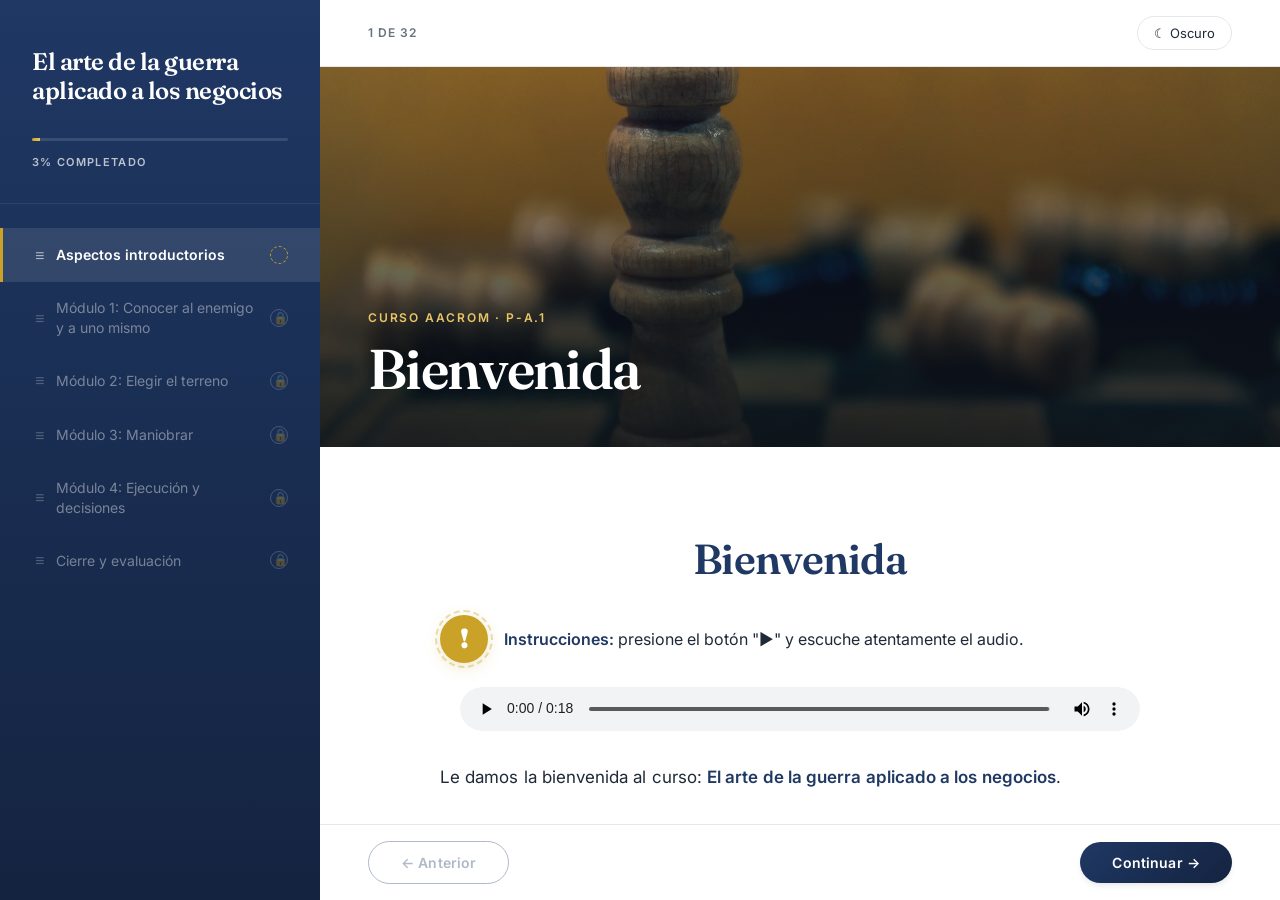
<file: arte-de-la-guerra/index.html>
<!DOCTYPE html>
<html lang="es">
<head>
  <meta charset="UTF-8">
  <meta http-equiv="X-UA-Compatible" content="IE=edge">
  <meta name="viewport" content="width=device-width, initial-scale=1.0, viewport-fit=cover">
  <title>El arte de la guerra aplicado a los negocios · Aacrom</title>

  <!-- Google Fonts -->
  <link rel="preconnect" href="https://fonts.googleapis.com">
  <link rel="preconnect" href="https://fonts.gstatic.com" crossorigin>
  <link href="https://fonts.googleapis.com/css2?family=Fraunces:opsz,wght@9..144,400;9..144,500;9..144,600;9..144,700&family=Inter:wght@400;500;600;700&display=swap" rel="stylesheet">

  <link rel="stylesheet" href="styles.css">

  <!-- SCORM API wrapper (debe cargar antes que el player) -->
  <script src="api-wrapper.js"></script>
</head>
<body>
  <div id="app">
    <aside id="sidebar">
      <div class="sidebar-header">
        <h1 id="course-title">El arte de la guerra aplicado a los negocios</h1>
        <div class="progress-wrapper">
          <div class="progress-bar"><div id="progress-fill"></div></div>
          <div id="progress-text">0% COMPLETADO</div>
        </div>
      </div>
      <nav id="module-nav"></nav>
    </aside>

    <main id="main">
      <header id="topbar">
        <button id="menu-toggle" aria-label="Menú">☰</button>
        <div id="screen-counter">1 de 32</div>
        <button id="dark-toggle" aria-label="Cambiar modo">☾ Oscuro</button>
      </header>
      <section id="screen-container"></section>
      <footer id="footer-nav">
        <button id="btn-prev" class="nav-btn">← Anterior</button>
        <button id="btn-next" class="nav-btn primary">Continuar →</button>
      </footer>
    </main>
  </div>

  <script>
    // Inicializar SCORM antes de que el player arranque
    document.addEventListener('DOMContentLoaded', function () {
      if (window.AacromSCORM) {
        window.AacromSCORM.initialize();
      }
    });
  </script>

  <script src="player.js"></script>
</body>
</html>
</file>
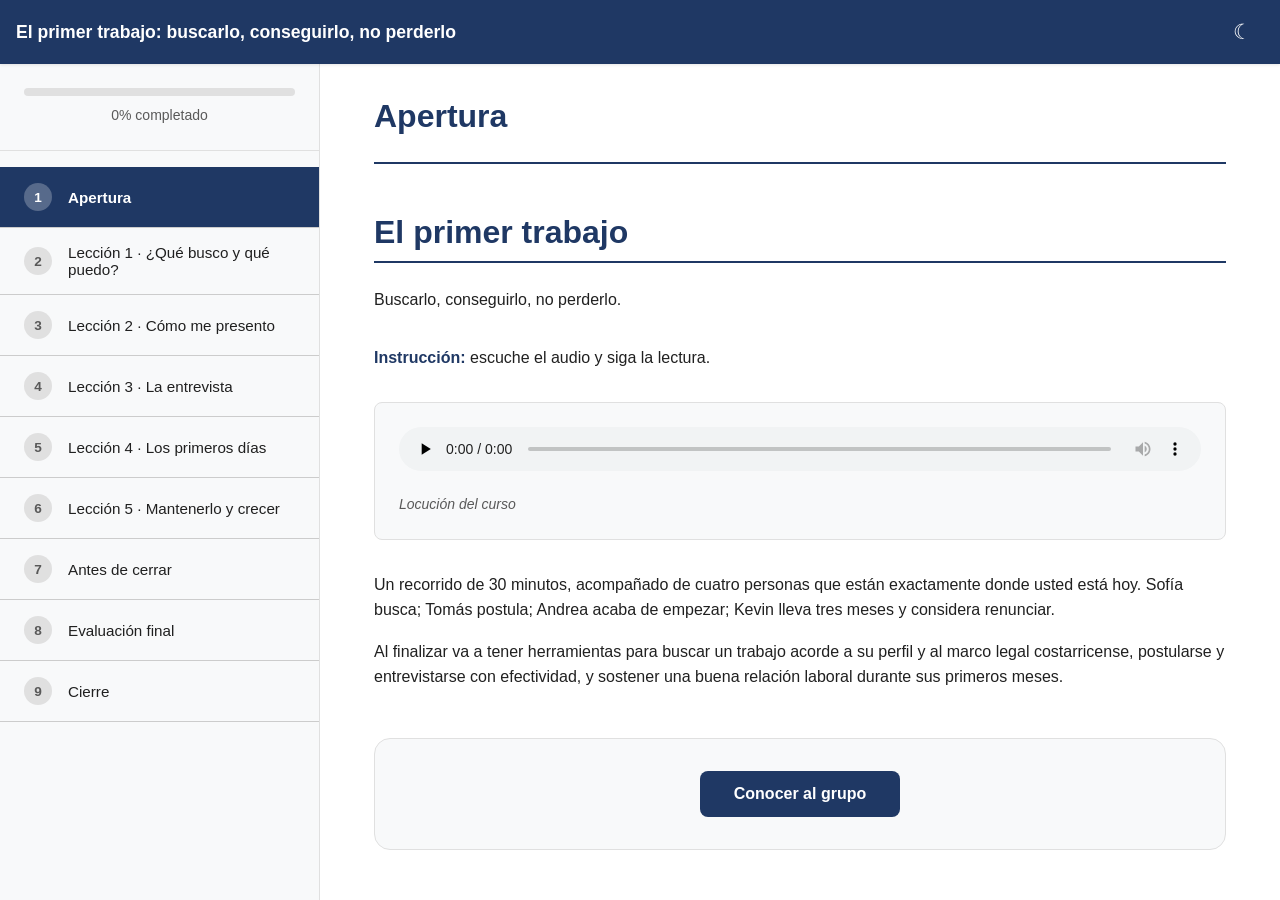
<file: el-primer-trabajo/index.html>
<!DOCTYPE html>
<html lang="es">
<head>
  <meta charset="UTF-8">
  <meta http-equiv="refresh" content="0; url=content/index.html">
  <title>El primer trabajo · Aacrom</title>
</head>
<body>
  <p>Cargando curso... <a href="content/index.html">Haga clic aquí si no redirige automáticamente</a></p>
</body>
</html>
</file>
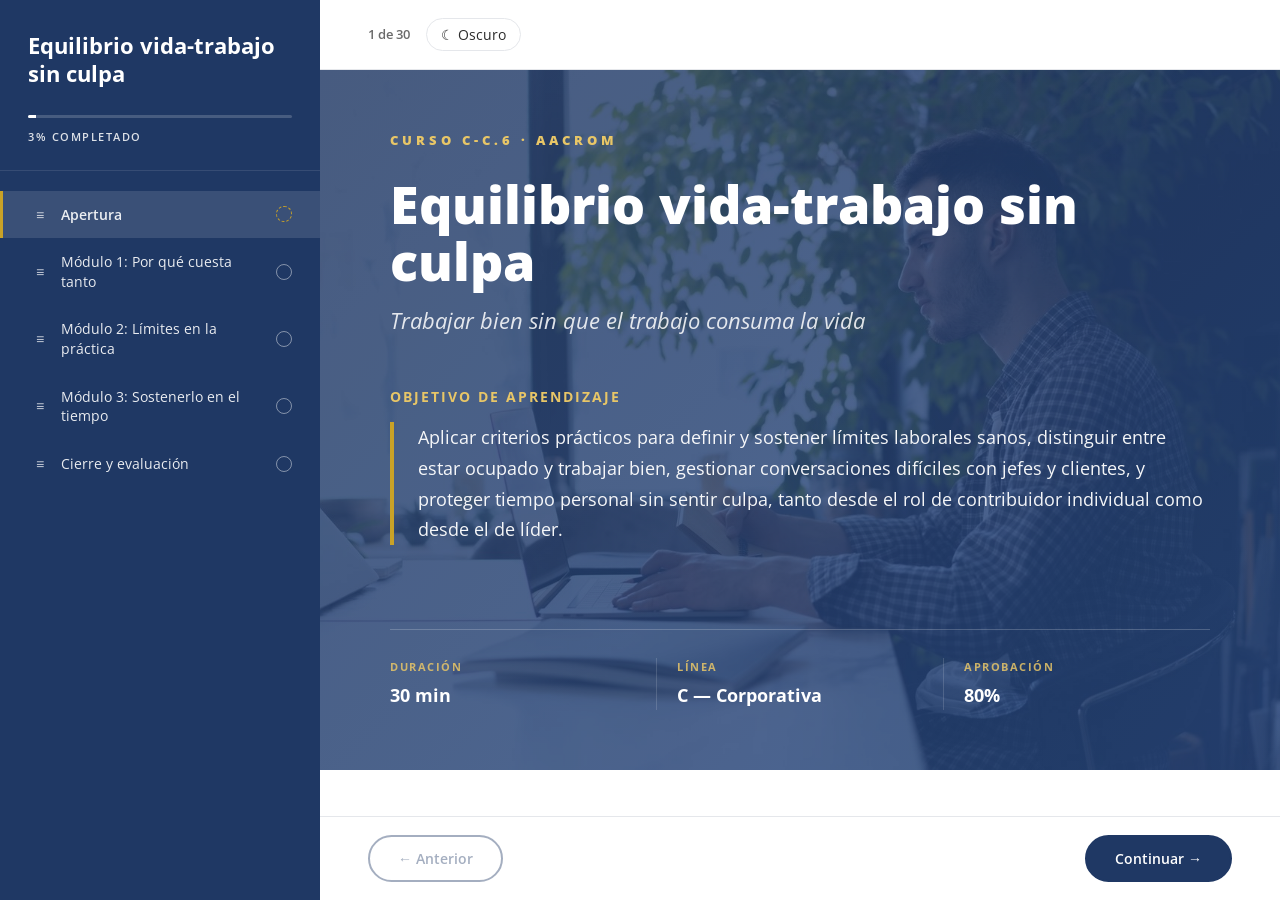
<file: equilibrio-vida-trabajo/index.html>
<!DOCTYPE html>
<html lang="es">
<head>
<meta charset="UTF-8">
<meta name="viewport" content="width=device-width, initial-scale=1.0, viewport-fit=cover">
<title>Equilibrio vida-trabajo sin culpa · Aacrom</title>
<link rel="preconnect" href="https://fonts.googleapis.com">
<link rel="preconnect" href="https://fonts.gstatic.com" crossorigin>
<link href="https://fonts.googleapis.com/css2?family=Open+Sans:wght@400;600;700;800&display=swap" rel="stylesheet">
<style>

/* ============================================
   THEME — Aacrom Rise
   ============================================ */
:root {
  --aacrom-primary: #1F3864;
  --aacrom-primary-light: #2E5497;
  --aacrom-accent: #C9A227;
  --aacrom-accent-light: #E8C667;
  --aacrom-text: #2C2C2C;
  --aacrom-text-muted: #6B6B6B;
  --aacrom-bg: #FFFFFF;
  --aacrom-bg-soft: #F7F8FA;
  --aacrom-border: #E5E7EB;
  --aacrom-success: #1F7A42;
  --aacrom-danger: #B02A2A;
  --sidebar-width: 320px;
}

* { box-sizing: border-box; margin: 0; padding: 0; }

html, body {
  height: 100%;
  font-family: 'Open Sans', -apple-system, BlinkMacSystemFont, sans-serif;
  color: var(--aacrom-text);
  background: var(--aacrom-bg);
  font-size: 16px;
  line-height: 1.6;
  -webkit-font-smoothing: antialiased;
}

#app {
  display: flex;
  height: 100vh;
  overflow: hidden;
}

/* ============================================
   SIDEBAR
   ============================================ */
#sidebar {
  width: var(--sidebar-width);
  background: var(--aacrom-primary);
  color: white;
  display: flex;
  flex-direction: column;
  flex-shrink: 0;
  overflow-y: auto;
  transition: transform 0.3s ease;
}

.sidebar-header {
  padding: 32px 28px 24px;
  border-bottom: 1px solid rgba(255,255,255,0.1);
}

#course-title {
  font-size: 22px;
  font-weight: 700;
  line-height: 1.25;
  margin-bottom: 28px;
}

.progress-wrapper { margin-top: 8px; }

.progress-bar {
  width: 100%;
  height: 3px;
  background: rgba(255,255,255,0.18);
  border-radius: 2px;
  overflow: hidden;
  margin-bottom: 10px;
}

#progress-fill {
  height: 100%;
  width: 0%;
  background: white;
  transition: width 0.4s ease;
}

#progress-text {
  font-size: 11px;
  letter-spacing: 1.5px;
  font-weight: 600;
  opacity: 0.85;
}

#module-nav {
  padding: 20px 0;
  flex: 1;
}

.module-item {
  display: flex;
  align-items: center;
  gap: 12px;
  padding: 14px 28px;
  cursor: pointer;
  font-size: 14px;
  line-height: 1.4;
  color: rgba(255,255,255,0.9);
  border-left: 3px solid transparent;
  transition: background 0.15s, border-left-color 0.15s;
}

.module-item:hover { background: rgba(255,255,255,0.06); }

.module-item.active {
  background: rgba(255,255,255,0.12);
  border-left-color: var(--aacrom-accent);
  font-weight: 600;
}

.module-item .icon {
  width: 18px;
  height: 18px;
  display: flex;
  align-items: center;
  justify-content: center;
  flex-shrink: 0;
  opacity: 0.8;
}

.module-item .check {
  margin-left: auto;
  width: 16px;
  height: 16px;
  border-radius: 50%;
  border: 1.5px solid rgba(255,255,255,0.45);
  flex-shrink: 0;
  transition: all 0.2s;
}

.module-item.current .check {
  border-color: var(--aacrom-accent);
  border-style: dashed;
  animation: spin 4s linear infinite;
}

.module-item.completed .check {
  background: var(--aacrom-accent);
  border-color: var(--aacrom-accent);
  position: relative;
}

.module-item.completed .check::after {
  content: '✓';
  position: absolute;
  inset: 0;
  display: flex;
  align-items: center;
  justify-content: center;
  font-size: 10px;
  color: var(--aacrom-primary);
  font-weight: 900;
}

@keyframes spin { to { transform: rotate(360deg); } }

/* ============================================
   MAIN
   ============================================ */
#main {
  flex: 1;
  display: flex;
  flex-direction: column;
  overflow: hidden;
  background: var(--aacrom-bg);
}

#topbar {
  display: flex;
  align-items: center;
  justify-content: space-between;
  padding: 18px 48px;
  background: var(--aacrom-bg);
  border-bottom: 1px solid var(--aacrom-border);
  flex-shrink: 0;
  z-index: 2;
}

#menu-toggle {
  background: none;
  border: none;
  font-size: 22px;
  cursor: pointer;
  color: var(--aacrom-text);
  padding: 4px 8px;
  display: none;
}

#screen-counter {
  font-size: 13px;
  color: var(--aacrom-text-muted);
  font-weight: 600;
}

#screen-container {
  flex: 1;
  overflow-y: auto;
  padding: 0;
  position: relative;
}

/* ============================================
   SCREEN — Header con onda decorativa
   ============================================ */
.screen-header {
  position: relative;
  padding: 60px 64px 50px;
  background: var(--aacrom-bg-soft);
  overflow: hidden;
}

.screen-header::after {
  content: '';
  position: absolute;
  bottom: -1px;
  left: 0;
  right: 0;
  height: 60px;
  background: var(--aacrom-bg);
  clip-path: polygon(0 100%, 0 40%, 50% 70%, 100% 30%, 100% 100%);
}

.screen-header h1 {
  font-size: 44px;
  font-weight: 700;
  color: var(--aacrom-text);
  line-height: 1.15;
  position: relative;
  z-index: 1;
  max-width: 80%;
}

.screen-header .header-line {
  width: 80px;
  height: 4px;
  background: var(--aacrom-text);
  margin-top: 18px;
  position: relative;
  z-index: 1;
}

.screen-header.with-image {
  background-size: cover;
  background-position: right center;
  background-blend-mode: lighten;
}

.screen-header.with-image::before {
  content: '';
  position: absolute;
  inset: 0;
  background: linear-gradient(90deg, rgba(247,248,250,0.97) 0%, rgba(247,248,250,0.85) 50%, rgba(247,248,250,0.4) 100%);
}

.screen-header > * { position: relative; z-index: 1; }

/* ============================================
   SCREEN BODY
   ============================================ */
.screen-body {
  padding: 50px 64px 80px;
  max-width: 1100px;
  margin: 0 auto;
}

.subtitle-blue {
  font-size: 36px;
  font-weight: 700;
  color: var(--aacrom-primary);
  text-align: center;
  margin: 30px 0 24px;
}

/* Bloque de instrucciones dorado */
.instructions-box {
  display: flex;
  align-items: center;
  gap: 18px;
  margin: 30px auto;
  padding: 0;
  font-size: 22px;
  max-width: 900px;
}

.instructions-box .badge-icon {
  width: 56px;
  height: 56px;
  flex-shrink: 0;
  background: var(--aacrom-accent);
  border-radius: 50%;
  position: relative;
  display: flex;
  align-items: center;
  justify-content: center;
}

.instructions-box .badge-icon::before {
  content: '!';
  font-size: 32px;
  font-weight: 900;
  color: white;
}

.instructions-box .badge-icon::after {
  content: '';
  position: absolute;
  inset: -4px;
  border: 2.5px dashed var(--aacrom-accent);
  border-radius: 50%;
  opacity: 0.5;
}

.instructions-box .text {
  font-size: 22px;
  line-height: 1.4;
  color: var(--aacrom-text);
}

.instructions-box .text strong {
  color: var(--aacrom-primary);
  font-weight: 700;
}

/* Reproductor de audio */
audio {
  display: block;
  width: 100%;
  max-width: 700px;
  margin: 30px auto;
  height: 44px;
}

audio::-webkit-media-controls-panel {
  background-color: #F0F2F5;
}

/* Texto cuerpo de la pantalla */
.screen-body p {
  font-size: 18px;
  line-height: 1.7;
  margin-bottom: 20px;
  text-align: center;
  max-width: 900px;
  margin-left: auto;
  margin-right: auto;
}

.screen-body p.left { text-align: left; }
.screen-body p.justify { text-align: justify; }

.screen-body p strong { color: var(--aacrom-primary); font-weight: 700; }

/* ============================================
   STATEMENT (cita destacada)
   ============================================ */
.statement {
  background: var(--aacrom-bg-soft);
  border-left: 5px solid var(--aacrom-accent);
  padding: 32px 40px;
  margin: 30px auto;
  font-size: 22px;
  font-weight: 600;
  line-height: 1.45;
  color: var(--aacrom-primary);
  max-width: 900px;
  font-style: italic;
}

.statement::before {
  content: '"';
  font-size: 60px;
  line-height: 0;
  color: var(--aacrom-accent);
  vertical-align: -20px;
  margin-right: 8px;
  font-family: Georgia, serif;
}

.statement-citation {
  display: block;
  margin-top: 14px;
  font-size: 14px;
  font-style: normal;
  color: var(--aacrom-text-muted);
  font-weight: 500;
}

/* ============================================
   LIST
   ============================================ */
.aacrom-list {
  list-style: none;
  margin: 30px auto;
  max-width: 900px;
  padding: 0;
}

.aacrom-list li {
  display: flex;
  gap: 18px;
  padding: 18px 24px;
  background: var(--aacrom-bg-soft);
  margin-bottom: 12px;
  border-radius: 8px;
  font-size: 17px;
  line-height: 1.5;
  border-left: 4px solid var(--aacrom-accent);
}

.aacrom-list li::before {
  content: '';
  width: 8px;
  height: 8px;
  border-radius: 50%;
  background: var(--aacrom-accent);
  flex-shrink: 0;
  margin-top: 9px;
}

/* ============================================
   CASE CARD (cards con texto sobre imagen)
   ============================================ */
.case-card-wrapper {
  position: relative;
  margin: 30px auto;
  max-width: 1000px;
  min-height: 480px;
  border-radius: 16px;
  overflow: hidden;
  box-shadow: 0 10px 40px rgba(0,0,0,0.12);
}

.case-card-wrapper .bg-image {
  position: absolute;
  inset: 0;
  background-size: cover;
  background-position: center;
}

.case-card-wrapper .bg-image::after {
  content: '';
  position: absolute;
  inset: 0;
  background: linear-gradient(180deg, rgba(0,0,0,0.15) 0%, rgba(0,0,0,0.5) 100%);
}

.case-card-wrapper .card-content {
  position: relative;
  z-index: 1;
  background: white;
  border-radius: 20px;
  padding: 36px 44px;
  margin: 130px auto 40px;
  max-width: 720px;
  font-size: 18px;
  line-height: 1.6;
  box-shadow: 0 8px 24px rgba(0,0,0,0.15);
  text-align: justify;
}

.case-card-wrapper .card-content strong {
  color: var(--aacrom-primary);
  font-weight: 700;
}

.case-card-wrapper .card-subtitle {
  text-align: center;
  font-size: 20px;
  font-weight: 600;
  color: var(--aacrom-accent);
  margin-bottom: 20px;
}

/* ============================================
   TABS
   ============================================ */
.tabs-container {
  margin: 30px auto;
  max-width: 900px;
}

.tabs-nav {
  display: flex;
  gap: 4px;
  border-bottom: 2px solid var(--aacrom-border);
  margin-bottom: 0;
}

.tab-btn {
  flex: 1;
  padding: 16px 20px;
  border: none;
  background: var(--aacrom-bg-soft);
  cursor: pointer;
  font-size: 15px;
  font-weight: 600;
  color: var(--aacrom-text-muted);
  border-radius: 8px 8px 0 0;
  transition: all 0.2s;
  font-family: inherit;
}

.tab-btn:hover { background: #EEF1F5; color: var(--aacrom-text); }

.tab-btn.active {
  background: var(--aacrom-primary);
  color: white;
}

.tab-panel {
  display: none;
  background: var(--aacrom-bg-soft);
  padding: 30px 36px;
  border-radius: 0 0 12px 12px;
  font-size: 16px;
  line-height: 1.65;
}

.tab-panel.active { display: block; animation: fadeIn 0.3s; }
.tab-panel ul { padding-left: 20px; }
.tab-panel li { margin-bottom: 10px; }

@keyframes fadeIn { from { opacity: 0; transform: translateY(8px); } to { opacity: 1; transform: translateY(0); } }

/* ============================================
   ACCORDION
   ============================================ */
.accordion {
  margin: 30px auto;
  max-width: 900px;
}

.accordion-item {
  margin-bottom: 10px;
  border-radius: 10px;
  overflow: hidden;
  border: 1px solid var(--aacrom-border);
}

.accordion-header {
  padding: 18px 24px;
  background: var(--aacrom-bg-soft);
  cursor: pointer;
  display: flex;
  justify-content: space-between;
  align-items: center;
  font-weight: 600;
  font-size: 17px;
  color: var(--aacrom-primary);
  transition: background 0.2s;
}

.accordion-header:hover { background: #EEF1F5; }

.accordion-header .toggle {
  width: 32px;
  height: 32px;
  border-radius: 50%;
  background: var(--aacrom-primary);
  color: white;
  display: flex;
  align-items: center;
  justify-content: center;
  font-size: 20px;
  font-weight: 300;
  transition: transform 0.3s;
}

.accordion-item.open .toggle { transform: rotate(45deg); }

.accordion-content {
  max-height: 0;
  overflow: hidden;
  transition: max-height 0.4s ease;
  background: white;
}

.accordion-item.open .accordion-content {
  max-height: 500px;
}

.accordion-content-inner {
  padding: 20px 24px;
  font-size: 16px;
  line-height: 1.65;
}

/* ============================================
   HOTSPOTS
   ============================================ */
.hotspots-container {
  position: relative;
  margin: 30px auto;
  max-width: 900px;
}

.hotspots-image {
  width: 100%;
  border-radius: 12px;
  display: block;
}

.hotspots-list {
  display: grid;
  grid-template-columns: repeat(auto-fit, minmax(160px, 1fr));
  gap: 12px;
  margin-top: 24px;
}

.hotspot-btn {
  padding: 16px 20px;
  background: var(--aacrom-bg-soft);
  border: 2px solid var(--aacrom-border);
  border-radius: 10px;
  cursor: pointer;
  font-weight: 600;
  font-size: 15px;
  color: var(--aacrom-primary);
  transition: all 0.2s;
  font-family: inherit;
  position: relative;
}

.hotspot-btn::before {
  content: '+';
  display: block;
  font-size: 22px;
  font-weight: 300;
  color: var(--aacrom-accent);
  margin-bottom: 4px;
}

.hotspot-btn:hover {
  background: white;
  border-color: var(--aacrom-accent);
  transform: translateY(-2px);
  box-shadow: 0 6px 20px rgba(31,56,100,0.12);
}

.hotspot-btn.viewed {
  background: var(--aacrom-primary);
  color: white;
  border-color: var(--aacrom-primary);
}

.hotspot-btn.viewed::before { color: var(--aacrom-accent-light); }

.hotspot-content {
  margin-top: 24px;
  padding: 24px 30px;
  background: var(--aacrom-bg-soft);
  border-left: 4px solid var(--aacrom-accent);
  border-radius: 8px;
  font-size: 16px;
  line-height: 1.65;
  display: none;
}

.hotspot-content.show { display: block; animation: fadeIn 0.3s; }

/* ============================================
   DECISION MATRIX (4 cuadrantes)
   ============================================ */
.matrix-container {
  position: relative;
  margin: 30px auto;
  max-width: 800px;
  padding: 40px 60px 30px;
}

.matrix-grid {
  display: grid;
  grid-template-columns: 1fr 1fr;
  grid-template-rows: 1fr 1fr;
  gap: 8px;
  aspect-ratio: 1.2;
  position: relative;
}

.matrix-quadrant {
  border-radius: 10px;
  padding: 24px;
  display: flex;
  flex-direction: column;
  justify-content: center;
  align-items: center;
  text-align: center;
  cursor: pointer;
  transition: all 0.2s;
  color: white;
  font-weight: 700;
  font-size: 22px;
  letter-spacing: 0.5px;
  box-shadow: 0 4px 14px rgba(0,0,0,0.12);
  position: relative;
  min-height: 180px;
}

.matrix-quadrant:hover { transform: scale(1.03); box-shadow: 0 8px 24px rgba(0,0,0,0.18); }

.matrix-quadrant.active { box-shadow: 0 0 0 3px var(--aacrom-accent); }

.matrix-label-x, .matrix-label-y {
  position: absolute;
  font-size: 13px;
  font-weight: 700;
  color: var(--aacrom-text-muted);
  letter-spacing: 1px;
  text-transform: uppercase;
}

.matrix-label-x {
  bottom: 0;
  left: 50%;
  transform: translateX(-50%);
}

.matrix-label-y {
  left: -20px;
  top: 50%;
  transform: rotate(-90deg) translateX(50%);
  transform-origin: center;
}

.matrix-content {
  margin-top: 30px;
  padding: 24px 30px;
  background: var(--aacrom-bg-soft);
  border-left: 4px solid var(--aacrom-accent);
  border-radius: 8px;
  font-size: 16px;
  line-height: 1.65;
  display: none;
}

.matrix-content.show { display: block; animation: fadeIn 0.3s; }

/* ============================================
   DECISION SCENARIO
   ============================================ */
.scenario-container { margin: 20px auto; max-width: 1000px; }

.scenario-intro-card {
  background: var(--aacrom-bg-soft);
  padding: 30px 36px;
  border-radius: 12px;
  margin-bottom: 24px;
  font-size: 17px;
  line-height: 1.65;
  border-left: 4px solid var(--aacrom-primary);
}

.dialogue-container { margin: 30px 0; }

.dialogue-line {
  display: flex;
  gap: 14px;
  margin-bottom: 18px;
  align-items: flex-start;
  opacity: 0.4;
  transition: opacity 0.3s;
}

.dialogue-line.played, .dialogue-line.active { opacity: 1; }
.dialogue-line.active { background: rgba(201, 162, 39, 0.07); border-radius: 10px; padding: 10px 14px; margin: 8px -14px 8px -14px; }

.dialogue-avatar {
  width: 42px;
  height: 42px;
  border-radius: 50%;
  display: flex;
  align-items: center;
  justify-content: center;
  font-weight: 700;
  color: white;
  font-size: 14px;
  flex-shrink: 0;
  background: var(--aacrom-primary);
}

.dialogue-avatar.andres { background: #4A5C77; }
.dialogue-avatar.narrator { background: var(--aacrom-text-muted); font-size: 18px; }

.dialogue-body { flex: 1; }

.dialogue-character {
  font-weight: 700;
  font-size: 13px;
  color: var(--aacrom-primary);
  margin-bottom: 4px;
  letter-spacing: 0.3px;
}

.dialogue-character .role {
  font-weight: 400;
  color: var(--aacrom-text-muted);
  font-size: 12px;
  margin-left: 8px;
}

.dialogue-text {
  font-size: 16px;
  line-height: 1.55;
  color: var(--aacrom-text);
}

.dialogue-line audio { margin: 8px 0 0; max-width: 100%; height: 36px; }

.scenario-question {
  margin-top: 30px;
  font-size: 24px;
  font-weight: 700;
  color: var(--aacrom-primary);
  text-align: center;
}

.scenario-options {
  display: grid;
  grid-template-columns: 1fr 1fr;
  gap: 14px;
  margin-top: 24px;
}

.scenario-option-btn {
  padding: 22px 24px;
  background: white;
  border: 2px solid var(--aacrom-border);
  border-radius: 12px;
  cursor: pointer;
  text-align: left;
  transition: all 0.2s;
  font-family: inherit;
}

.scenario-option-btn:hover {
  border-color: var(--aacrom-accent);
  transform: translateY(-2px);
  box-shadow: 0 6px 18px rgba(31,56,100,0.1);
}

.scenario-option-btn .option-id {
  display: inline-block;
  width: 28px;
  height: 28px;
  border-radius: 50%;
  background: var(--aacrom-primary);
  color: white;
  text-align: center;
  line-height: 28px;
  font-weight: 700;
  margin-right: 10px;
  font-size: 14px;
}

.scenario-option-btn .option-label {
  font-weight: 700;
  color: var(--aacrom-primary);
  font-size: 16px;
  margin-bottom: 6px;
  display: block;
}

.scenario-option-btn .option-sub {
  font-size: 14px;
  color: var(--aacrom-text-muted);
  line-height: 1.5;
}

.scenario-result {
  margin-top: 24px;
  padding: 30px 36px;
  border-radius: 12px;
  background: var(--aacrom-bg-soft);
  border-left: 5px solid var(--aacrom-accent);
}

.scenario-result.correct { border-left-color: var(--aacrom-success); }
.scenario-result.incorrect { border-left-color: var(--aacrom-danger); }

.scenario-result-badge {
  display: inline-block;
  padding: 5px 14px;
  border-radius: 20px;
  background: var(--aacrom-accent);
  color: white;
  font-size: 12px;
  font-weight: 700;
  letter-spacing: 1px;
  margin-bottom: 14px;
}

.scenario-result.correct .scenario-result-badge { background: var(--aacrom-success); }
.scenario-result.incorrect .scenario-result-badge { background: var(--aacrom-danger); }

.scenario-result h4 {
  font-size: 22px;
  color: var(--aacrom-primary);
  margin-bottom: 12px;
}

.scenario-result p { font-size: 16px; line-height: 1.65; text-align: left; }

.scenario-actions { margin-top: 24px; display: flex; gap: 12px; justify-content: center; }

.scenario-convergent {
  margin-top: 30px;
  padding: 30px 36px;
  background: linear-gradient(135deg, var(--aacrom-primary) 0%, var(--aacrom-primary-light) 100%);
  color: white;
  border-radius: 16px;
  display: none;
}

.scenario-convergent.show { display: block; animation: fadeIn 0.4s; }
.scenario-convergent h4 {
  font-size: 24px;
  color: var(--aacrom-accent);
  margin-bottom: 16px;
}
.scenario-convergent p { color: white; font-size: 16px; line-height: 1.7; text-align: left; }

/* ============================================
   KNOWLEDGE CHECK / QUIZ
   ============================================ */
.question-card {
  background: var(--aacrom-bg-soft);
  padding: 32px 40px;
  border-radius: 14px;
  margin: 24px auto;
  max-width: 900px;
}

.question-counter {
  font-size: 12px;
  font-weight: 700;
  letter-spacing: 1.5px;
  color: var(--aacrom-accent);
  margin-bottom: 10px;
}

.question-stem {
  font-size: 18px;
  line-height: 1.55;
  margin-bottom: 24px;
  font-weight: 600;
  color: var(--aacrom-primary);
}

.option-row {
  display: flex;
  align-items: flex-start;
  gap: 14px;
  padding: 16px 20px;
  background: white;
  border: 2px solid var(--aacrom-border);
  border-radius: 10px;
  margin-bottom: 10px;
  cursor: pointer;
  transition: all 0.15s;
}

.option-row:hover { border-color: var(--aacrom-accent); }

.option-row.selected { border-color: var(--aacrom-primary); background: #EEF2F8; }

.option-row.correct { border-color: var(--aacrom-success); background: #E8F5EC; }
.option-row.incorrect { border-color: var(--aacrom-danger); background: #FBEAEA; }

.option-row input { width: 18px; height: 18px; margin-top: 2px; cursor: pointer; flex-shrink: 0; accent-color: var(--aacrom-primary); }
.option-row label { flex: 1; cursor: pointer; font-size: 16px; line-height: 1.5; }

.matching-grid {
  display: grid;
  gap: 12px;
  margin: 20px 0;
}

.matching-row {
  display: grid;
  grid-template-columns: 1fr auto 1fr;
  align-items: center;
  gap: 14px;
}

.matching-cell {
  padding: 16px 20px;
  background: white;
  border: 2px solid var(--aacrom-border);
  border-radius: 10px;
  font-size: 15px;
  line-height: 1.45;
}

.matching-cell.left { background: var(--aacrom-primary); color: white; border-color: var(--aacrom-primary); font-weight: 600; }

.matching-arrow { font-size: 24px; color: var(--aacrom-accent); }

.feedback-box {
  margin-top: 20px;
  padding: 20px 26px;
  border-radius: 10px;
  background: white;
  border-left: 4px solid var(--aacrom-accent);
  display: none;
}

.feedback-box.show { display: block; animation: fadeIn 0.3s; }
.feedback-box.correct { border-left-color: var(--aacrom-success); }
.feedback-box.incorrect { border-left-color: var(--aacrom-danger); }
.feedback-box .feedback-title {
  font-weight: 700;
  margin-bottom: 8px;
  color: var(--aacrom-primary);
  font-size: 16px;
}
.feedback-box.correct .feedback-title { color: var(--aacrom-success); }
.feedback-box.incorrect .feedback-title { color: var(--aacrom-danger); }
.feedback-box p { font-size: 15px; line-height: 1.6; text-align: left; }

.quiz-submit {
  margin: 30px auto 0;
  display: block;
  padding: 14px 38px;
  font-size: 16px;
  font-weight: 700;
  background: var(--aacrom-primary);
  color: white;
  border: none;
  border-radius: 30px;
  cursor: pointer;
  font-family: inherit;
  letter-spacing: 0.3px;
  transition: background 0.2s;
}

.quiz-submit:hover:not(:disabled) { background: var(--aacrom-primary-light); }
.quiz-submit:disabled { opacity: 0.5; cursor: not-allowed; }

.quiz-result-summary {
  text-align: center;
  padding: 40px 30px;
  background: var(--aacrom-bg-soft);
  border-radius: 14px;
  margin: 24px auto;
  max-width: 700px;
}

.quiz-result-summary .score {
  font-size: 64px;
  font-weight: 700;
  color: var(--aacrom-primary);
  line-height: 1;
}

.quiz-result-summary .score .total { color: var(--aacrom-text-muted); font-size: 32px; }

.quiz-result-summary .label {
  font-size: 14px;
  letter-spacing: 1.5px;
  color: var(--aacrom-text-muted);
  margin-top: 8px;
  font-weight: 600;
}

.quiz-result-summary .badge {
  display: inline-block;
  padding: 8px 24px;
  margin-top: 18px;
  border-radius: 30px;
  font-weight: 700;
  font-size: 14px;
  letter-spacing: 1px;
}
.quiz-result-summary .badge.passed { background: var(--aacrom-success); color: white; }
.quiz-result-summary .badge.failed { background: var(--aacrom-danger); color: white; }

.quiz-result-summary p { margin-top: 20px; font-size: 16px; line-height: 1.6; }

/* ============================================
   SORTING (drag & drop)
   ============================================ */
.sorting-container { margin: 30px auto; max-width: 1100px; }

.sorting-items-pool {
  display: flex;
  flex-wrap: wrap;
  gap: 10px;
  padding: 20px;
  background: var(--aacrom-bg-soft);
  border-radius: 12px;
  min-height: 80px;
  margin-bottom: 20px;
}

.sortable-item {
  padding: 12px 18px;
  background: white;
  border: 2px solid var(--aacrom-border);
  border-radius: 8px;
  cursor: grab;
  font-size: 14px;
  line-height: 1.4;
  max-width: 320px;
  transition: all 0.2s;
}

.sortable-item:hover { border-color: var(--aacrom-accent); }
.sortable-item.dragging { opacity: 0.4; }
.sortable-item.correct-placed { border-color: var(--aacrom-success); background: #E8F5EC; }
.sortable-item.wrong-placed { border-color: var(--aacrom-danger); background: #FBEAEA; }

.sorting-categories {
  display: grid;
  grid-template-columns: repeat(auto-fit, minmax(180px, 1fr));
  gap: 12px;
}

.sorting-category {
  background: white;
  border: 2px dashed var(--aacrom-border);
  border-radius: 12px;
  padding: 18px;
  min-height: 160px;
  display: flex;
  flex-direction: column;
}

.sorting-category.drag-over { border-color: var(--aacrom-accent); background: #FFF9E8; }

.sorting-category-title {
  font-weight: 700;
  color: var(--aacrom-primary);
  font-size: 14px;
  text-align: center;
  margin-bottom: 12px;
  padding-bottom: 10px;
  border-bottom: 2px solid var(--aacrom-border);
}

.sorting-drop-zone { flex: 1; display: flex; flex-direction: column; gap: 8px; }

/* ============================================
   FOOTER NAV
   ============================================ */
#footer-nav {
  display: flex;
  justify-content: space-between;
  align-items: center;
  padding: 18px 48px;
  border-top: 1px solid var(--aacrom-border);
  background: var(--aacrom-bg);
  flex-shrink: 0;
}

.nav-btn {
  padding: 12px 28px;
  font-size: 14px;
  font-weight: 600;
  background: transparent;
  color: var(--aacrom-primary);
  border: 2px solid var(--aacrom-primary);
  border-radius: 30px;
  cursor: pointer;
  transition: all 0.15s;
  font-family: inherit;
}

.nav-btn:hover:not(:disabled) {
  background: var(--aacrom-primary);
  color: white;
}

.nav-btn.primary {
  background: var(--aacrom-primary);
  color: white;
}

.nav-btn.primary:hover:not(:disabled) {
  background: var(--aacrom-primary-light);
  border-color: var(--aacrom-primary-light);
}

.nav-btn:disabled { opacity: 0.4; cursor: not-allowed; }

/* ============================================
   RESPONSIVE
   ============================================ */
@media (max-width: 900px) {
  :root { --sidebar-width: 280px; }
  #sidebar {
    position: fixed;
    top: 0; bottom: 0; left: 0;
    z-index: 10;
    transform: translateX(-100%);
  }
  #sidebar.open { transform: translateX(0); }
  #menu-toggle { display: block; }
  .screen-header { padding: 40px 24px 30px; }
  .screen-header h1 { font-size: 32px; max-width: 100%; }
  .screen-body { padding: 30px 20px 60px; }
  .screen-body p, .statement { font-size: 16px; }
  .subtitle-blue { font-size: 26px; }
  .instructions-box .text { font-size: 16px; }
  .matrix-grid { grid-template-columns: 1fr; grid-template-rows: repeat(4, auto); aspect-ratio: auto; }
  .scenario-options { grid-template-columns: 1fr; }
  .case-card-wrapper .card-content { margin: 60px 16px 30px; padding: 24px 20px; }
  .matching-row { grid-template-columns: 1fr; }
  .matching-arrow { display: none; }
  #footer-nav { padding: 12px 20px; }
  #topbar { padding: 14px 20px; }
}

/* Modo oscuro (preview) */
body.dark-mode {
  --aacrom-text: #E8E9EB;
  --aacrom-text-muted: #A0A4AC;
  --aacrom-bg: #1A1D24;
  --aacrom-bg-soft: #252934;
  --aacrom-border: #3A3F4A;
}
body.dark-mode #sidebar { background: #0D1A33; }
body.dark-mode .screen-header { background: #252934; }
body.dark-mode .screen-header::after { background: var(--aacrom-bg); }
body.dark-mode .screen-header h1 { color: #E8E9EB; }
body.dark-mode .screen-header .header-line { background: #C9A227; }
body.dark-mode .statement { background: #252934; color: #E8C667; }
body.dark-mode .aacrom-list li { background: #252934; color: #E8E9EB; }
body.dark-mode .tab-panel, body.dark-mode .accordion-header, body.dark-mode .hotspot-btn, body.dark-mode .scenario-intro-card, body.dark-mode .option-row { background: #252934; color: #E8E9EB; }
body.dark-mode .accordion-content, body.dark-mode .scenario-option-btn, body.dark-mode .matching-cell:not(.left) { background: #1A1D24; color: #E8E9EB; }
body.dark-mode .case-card-wrapper .card-content { background: #2D323D; color: #E8E9EB; }
body.dark-mode .scenario-result, body.dark-mode .question-card, body.dark-mode .quiz-result-summary, body.dark-mode .matrix-content, body.dark-mode .hotspot-content { background: #252934; color: #E8E9EB; }
body.dark-mode .feedback-box { background: #1A1D24; }
body.dark-mode #topbar, body.dark-mode #footer-nav { background: var(--aacrom-bg); border-color: var(--aacrom-border); }
body.dark-mode select { color: #E8E9EB; }

/* Botón modo oscuro */
#dark-toggle {
  background: transparent;
  border: 1px solid var(--aacrom-border);
  color: var(--aacrom-text);
  cursor: pointer;
  padding: 6px 14px;
  border-radius: 20px;
  font-size: 14px;
  font-family: inherit;
  transition: all 0.2s;
}
#dark-toggle:hover { background: var(--aacrom-bg-soft); }

/* Badge de preview */
#preview-badge {
  position: fixed;
  bottom: 20px;
  right: 20px;
  background: #C9A227;
  color: white;
  padding: 8px 16px;
  border-radius: 20px;
  font-size: 11px;
  font-weight: 700;
  letter-spacing: 1px;
  z-index: 100;
  box-shadow: 0 4px 14px rgba(0,0,0,0.2);
}


/* Tipos custom v1 (heredados del C-S.1) */
.module-label { display: inline-block; font-size: 13px; font-weight: 800; letter-spacing: 3px; text-transform: uppercase; color: var(--aacrom-accent); background: rgba(201, 162, 39, 0.08); padding: 6px 16px; border-radius: 4px; margin-bottom: 18px; position: relative; z-index: 1; }
.screen-header .module-label { margin-bottom: 14px; }
.next-steps-heading { font-size: 16px; font-weight: 700; letter-spacing: 0.5px; text-transform: uppercase; color: var(--aacrom-primary); text-align: center; margin: 40px auto 16px; padding-bottom: 12px; border-bottom: 2px solid var(--aacrom-accent); max-width: 400px; }
.module-hero-image { width: 100%; max-width: 1000px; margin: 20px auto 30px; border-radius: 12px; overflow: hidden; box-shadow: 0 8px 28px rgba(0,0,0,0.12); height: 280px; background-size: cover; background-position: center; }
.aacrom-paragraphs { max-width: 900px; margin: 30px auto; }
.aacrom-paragraphs p { font-size: 17px; line-height: 1.75; margin-bottom: 18px; text-align: justify; color: var(--aacrom-text); }
.aacrom-paragraphs p strong { color: var(--aacrom-primary); font-weight: 700; }
.closing-message-box { margin: 36px auto 0; max-width: 800px; padding: 32px 40px; background: linear-gradient(135deg, var(--aacrom-primary) 0%, var(--aacrom-primary-light) 100%); color: white; border-radius: 14px; font-size: 17px; line-height: 1.7; text-align: left; box-shadow: 0 12px 32px rgba(31, 56, 100, 0.25); }
.closing-message-box strong { color: var(--aacrom-accent-light); }
.instructions-callout { display: flex; align-items: center; gap: 24px; background: white; padding: 24px 28px; border-radius: 12px; margin-bottom: 32px; border-left: 6px solid #C9A227; box-shadow: 0 4px 16px rgba(0, 0, 0, 0.06); position: relative; z-index: 1; }
.callout-icon { flex-shrink: 0; width: 56px; height: 56px; border-radius: 50%; background: #C9A227; color: white; display: flex; align-items: center; justify-content: center; font-size: 32px; font-weight: 800; font-family: Georgia, serif; }
.callout-text { flex: 1; color: #2C2C2C; font-size: 17px; line-height: 1.55; font-weight: 500; }
.callout-text strong { color: #1F3864; font-weight: 800; font-size: 18px; display: inline-block; margin-right: 4px; }
.dialogue-line { opacity: 1 !important; }

/* FIX 1: callout convergente — strong en color claro sobre fondo azul */
.scenario-convergent p strong { color: #E8C667 !important; font-weight: 700; }
.scenario-convergent p em { color: rgba(255,255,255,0.95) !important; }

/* FIX 2: matrix-quadrant texto navy legible */
.matrix-quadrant { color: #1F3864 !important; text-shadow: none !important; font-size: 20px; font-weight: 800; line-height: 1.3; }
.matrix-quadrant.active { box-shadow: 0 0 0 3px #C9A227, 0 8px 24px rgba(0,0,0,0.15) !important; }
.matrix-label-x, .matrix-label-y { color: #1F3864 !important; font-weight: 800 !important; text-transform: uppercase; letter-spacing: 1.5px; }

/* NUEVO: course_cover_objective (portada nueva) */
.cover-objective { min-height: 700px; display: flex; flex-direction: column; background: linear-gradient(135deg, #1F3864 0%, #2A4A82 100%); color: white; position: relative; overflow: hidden; }
.cover-objective::before { content: ''; position: absolute; inset: 0; background-image: var(--cover-bg); background-size: cover; background-position: center; opacity: 0.18; z-index: 0; }
.cover-objective-content { position: relative; z-index: 1; padding: 60px 70px; display: flex; flex-direction: column; height: 100%; flex: 1; }
.cover-objective .course-code { font-size: 13px; font-weight: 800; letter-spacing: 4px; text-transform: uppercase; color: #E8C667; margin-bottom: 24px; }
.cover-objective h1 { font-size: 52px; font-weight: 800; line-height: 1.1; margin: 0 0 16px 0; color: white; }
.cover-objective .subtitle { font-size: 22px; font-weight: 400; color: rgba(255,255,255,0.85); margin-bottom: 50px; line-height: 1.4; font-style: italic; }
.cover-objective .objective-label { font-size: 14px; font-weight: 700; letter-spacing: 2px; text-transform: uppercase; color: #E8C667; margin-bottom: 14px; }
.cover-objective .objective-text { font-size: 18px; line-height: 1.7; color: rgba(255,255,255,0.95); border-left: 4px solid #C9A227; padding-left: 24px; margin-bottom: 50px; max-width: 900px; }
.cover-objective .ficha { display: flex; gap: 0; margin-top: auto; border-top: 1px solid rgba(255,255,255,0.2); padding-top: 28px; }
.cover-objective .ficha-item { flex: 1; border-right: 1px solid rgba(255,255,255,0.15); padding: 0 20px; }
.cover-objective .ficha-item:first-child { padding-left: 0; }
.cover-objective .ficha-item:last-child { border-right: none; padding-right: 0; }
.cover-objective .ficha-label { font-size: 11px; font-weight: 700; letter-spacing: 1.5px; text-transform: uppercase; color: rgba(232, 198, 103, 0.85); margin-bottom: 6px; }
.cover-objective .ficha-value { font-size: 18px; font-weight: 700; color: white; }

/* NUEVO: hero_image (slider/banner) */
.hero-image-screen { min-height: 700px; position: relative; display: flex; flex-direction: column; overflow: hidden; }
.hero-image-bg { position: relative; height: 460px; background-size: cover; background-position: center; display: flex; align-items: flex-end; justify-content: center; }
.hero-image-bg::after { content: ''; position: absolute; inset: 0; background: linear-gradient(to bottom, rgba(31,56,100,0.15) 0%, rgba(31,56,100,0.85) 100%); }
.hero-image-title { position: relative; z-index: 1; color: white; font-size: 38px; font-weight: 800; text-align: center; padding: 0 40px 60px; text-shadow: 0 2px 12px rgba(0,0,0,0.4); }
.hero-image-statement { background: white; padding: 60px 70px; text-align: center; flex: 1; display: flex; flex-direction: column; justify-content: center; align-items: center; }
.hero-image-statement p { font-size: 26px; font-weight: 600; color: #1F3864; line-height: 1.5; max-width: 800px; margin: 0 auto; position: relative; }
.hero-image-statement p::before { content: '"'; font-family: Georgia, serif; font-size: 90px; color: #C9A227; position: absolute; top: -40px; left: -20px; opacity: 0.4; line-height: 1; }
.hero-image-footer { background: #1F3864; color: #E8C667; padding: 22px 40px; text-align: center; font-size: 14px; font-weight: 700; letter-spacing: 2px; text-transform: uppercase; }

body.dark-mode .module-label { background: rgba(232, 198, 103, 0.12); color: var(--aacrom-accent-light); }
body.dark-mode .aacrom-paragraphs p { color: #E8E9EB; }
body.dark-mode .next-steps-heading { color: var(--aacrom-accent-light); }
body.dark-mode .instructions-callout { background: #2A3447; border-left-color: #E8C667; box-shadow: 0 4px 16px rgba(0,0,0,0.4); }
body.dark-mode .callout-text { color: #E8E9EB; }
body.dark-mode .callout-text strong { color: #E8C667; }
body.dark-mode .hero-image-statement { background: #1A1F2C; }
body.dark-mode .hero-image-statement p { color: #E8E9EB; }

/* ============================================
   C-C.6 · TIPOS NUEVOS
   ============================================ */

/* ============================================
   1. STAT_CALLOUT (Dato clave)
   ============================================ */
.stat-screen {
  padding: 50px 60px;
  min-height: 100%;
}
.stat-intro {
  font-size: 17px;
  color: #4A5568;
  margin-bottom: 36px;
  max-width: 820px;
  line-height: 1.6;
}
.stat-grid {
  display: grid;
  grid-template-columns: repeat(auto-fit, minmax(280px, 1fr));
  gap: 24px;
  margin-bottom: 36px;
}
.stat-card {
  background: linear-gradient(135deg, #1F3864 0%, #2A4A82 100%);
  color: white;
  padding: 36px 32px;
  border-radius: 12px;
  position: relative;
  box-shadow: 0 6px 20px rgba(31,56,100,0.15);
  border-left: 4px solid #C9A227;
}
.stat-number {
  font-size: 56px;
  font-weight: 800;
  color: #E8C667;
  line-height: 1;
  margin-bottom: 4px;
  letter-spacing: -2px;
}
.stat-unit {
  font-size: 14px;
  color: rgba(232,198,103,0.85);
  font-weight: 600;
  letter-spacing: 1px;
  text-transform: uppercase;
  margin-bottom: 18px;
}
.stat-label {
  font-size: 18px;
  font-weight: 700;
  color: white;
  margin-bottom: 10px;
}
.stat-context {
  font-size: 14px;
  line-height: 1.55;
  color: rgba(255,255,255,0.88);
}
.stat-closing {
  background: #FAF6E8;
  border-left: 4px solid #C9A227;
  padding: 22px 26px;
  border-radius: 8px;
  font-size: 16px;
  line-height: 1.6;
  color: #1F3864;
}
body.dark-mode .stat-closing { background: #2A2F3C; color: #E8E9EB; }
@media (max-width: 720px) {
  .stat-screen { padding: 30px 24px; }
  .stat-number { font-size: 44px; }
  .stat-card { padding: 28px 24px; }
}

/* ============================================
   2. COMPARISON_CARDS (Tarjetas comparativas)
   ============================================ */
.comparison-screen {
  padding: 50px 60px;
  min-height: 100%;
}
.comparison-intro {
  font-size: 17px;
  color: #4A5568;
  margin-bottom: 32px;
  max-width: 820px;
  line-height: 1.6;
}
.comparison-headers {
  display: grid;
  grid-template-columns: 1fr 1fr;
  gap: 24px;
  margin-bottom: 20px;
}
.comparison-header {
  padding: 18px 24px;
  border-radius: 10px;
  text-align: center;
}
.comparison-header.left {
  background: #FEF3E2;
  border: 2px solid #F4A261;
}
.comparison-header.right {
  background: #E8F5E9;
  border: 2px solid #4CAF7F;
}
.comparison-header h3 {
  font-size: 20px;
  font-weight: 800;
  margin: 0 0 4px 0;
}
.comparison-header.left h3 { color: #C4661F; }
.comparison-header.right h3 { color: #1D6F4C; }
.comparison-header .sub {
  font-size: 13px;
  font-style: italic;
  font-weight: 500;
}
.comparison-header.left .sub { color: #8B4513; }
.comparison-header.right .sub { color: #2E5B40; }
.comparison-rows {
  display: flex;
  flex-direction: column;
  gap: 14px;
}
.comparison-row {
  display: grid;
  grid-template-columns: 1fr 60px 1fr;
  gap: 0;
  align-items: stretch;
  background: white;
  border-radius: 10px;
  overflow: hidden;
  box-shadow: 0 2px 8px rgba(0,0,0,0.06);
}
.comparison-cell {
  padding: 22px 24px;
  font-size: 15px;
  line-height: 1.55;
  display: flex;
  align-items: center;
}
.comparison-cell.left {
  background: #FFF8F0;
  color: #6B4423;
  border-left: 4px solid #F4A261;
}
.comparison-cell.right {
  background: #F0F8F2;
  color: #1D4D33;
  border-right: 4px solid #4CAF7F;
}
.comparison-vs {
  background: #1F3864;
  color: #E8C667;
  display: flex;
  align-items: center;
  justify-content: center;
  font-weight: 800;
  font-size: 13px;
  letter-spacing: 1.5px;
}
body.dark-mode .comparison-row { background: transparent; }
body.dark-mode .comparison-cell.left { background: #3D2F1F; color: #F4D4A8; }
body.dark-mode .comparison-cell.right { background: #1D3528; color: #B5D9C2; }
@media (max-width: 720px) {
  .comparison-screen { padding: 30px 20px; }
  .comparison-headers { grid-template-columns: 1fr; gap: 12px; }
  .comparison-row { grid-template-columns: 1fr; }
  .comparison-vs { padding: 10px; }
  .comparison-cell { padding: 18px 20px; font-size: 14px; }
}

/* ============================================
   3. FLIP_CARDS (Mitos/realidades)
   ============================================ */
.flip-screen {
  padding: 50px 60px;
  min-height: 100%;
}
.flip-intro {
  font-size: 17px;
  color: #4A5568;
  margin-bottom: 36px;
  max-width: 820px;
  line-height: 1.6;
}
.flip-grid {
  display: grid;
  grid-template-columns: repeat(auto-fit, minmax(260px, 1fr));
  gap: 22px;
}
.flip-card {
  perspective: 1200px;
  height: 280px;
  cursor: pointer;
}
.flip-card-inner {
  position: relative;
  width: 100%;
  height: 100%;
  transition: transform 0.7s;
  transform-style: preserve-3d;
}
.flip-card.flipped .flip-card-inner {
  transform: rotateY(180deg);
}
.flip-face {
  position: absolute;
  width: 100%;
  height: 100%;
  backface-visibility: hidden;
  -webkit-backface-visibility: hidden;
  border-radius: 12px;
  display: flex;
  flex-direction: column;
  justify-content: center;
  padding: 26px;
  box-shadow: 0 6px 18px rgba(0,0,0,0.1);
}
.flip-face.front {
  background: linear-gradient(135deg, #1F3864 0%, #2A4A82 100%);
  color: white;
  text-align: center;
  align-items: center;
}
.flip-face.front .flip-label {
  font-size: 13px;
  font-weight: 800;
  letter-spacing: 3px;
  color: #E8C667;
  margin-bottom: 16px;
  text-transform: uppercase;
}
.flip-face.front .flip-text {
  font-size: 18px;
  font-weight: 700;
  line-height: 1.4;
}
.flip-face.front::after {
  content: '↻ Haga clic para ver la realidad';
  position: absolute;
  bottom: 14px;
  left: 0;
  right: 0;
  font-size: 11px;
  color: rgba(232,198,103,0.85);
  letter-spacing: 1px;
}
.flip-face.back {
  background: white;
  color: #1F3864;
  transform: rotateY(180deg);
  border: 2px solid #C9A227;
}
.flip-face.back .flip-label {
  font-size: 13px;
  font-weight: 800;
  letter-spacing: 3px;
  color: #C9A227;
  margin-bottom: 12px;
  text-transform: uppercase;
}
.flip-face.back .flip-text {
  font-size: 14px;
  line-height: 1.55;
  color: #2C2C2C;
}
body.dark-mode .flip-face.back { background: #1A1F2C; color: #E8E9EB; }
body.dark-mode .flip-face.back .flip-text { color: #C8CAD0; }
@media (max-width: 720px) {
  .flip-screen { padding: 30px 20px; }
  .flip-card { height: 240px; }
  .flip-face { padding: 20px; }
  .flip-face.front .flip-text { font-size: 16px; }
}

/* ============================================
   4. TIMELINE (Línea de tiempo)
   ============================================ */
.timeline-screen {
  padding: 50px 60px;
  min-height: 100%;
}
.timeline-intro {
  font-size: 17px;
  color: #4A5568;
  margin-bottom: 36px;
  max-width: 820px;
  line-height: 1.6;
}
.timeline-container {
  position: relative;
  padding-left: 40px;
}
.timeline-container::before {
  content: '';
  position: absolute;
  left: 14px;
  top: 14px;
  bottom: 14px;
  width: 3px;
  background: linear-gradient(to bottom, #C9A227 0%, #1F3864 100%);
  border-radius: 3px;
}
.timeline-event {
  position: relative;
  padding-bottom: 32px;
}
.timeline-event:last-child { padding-bottom: 0; }
.timeline-event::before {
  content: '';
  position: absolute;
  left: -34px;
  top: 8px;
  width: 18px;
  height: 18px;
  background: white;
  border: 4px solid #C9A227;
  border-radius: 50%;
  z-index: 2;
}
.timeline-time {
  font-size: 14px;
  font-weight: 800;
  color: #C9A227;
  letter-spacing: 1.5px;
  text-transform: uppercase;
  margin-bottom: 4px;
}
.timeline-title {
  font-size: 19px;
  font-weight: 700;
  color: #1F3864;
  margin-bottom: 10px;
}
.timeline-description {
  font-size: 15px;
  line-height: 1.6;
  color: #2C2C2C;
  background: #F8F9FA;
  border-left: 3px solid #E0E4EA;
  padding: 16px 20px;
  border-radius: 0 8px 8px 0;
}
body.dark-mode .timeline-event::before { background: #1A1F2C; }
body.dark-mode .timeline-title { color: #E8C667; }
body.dark-mode .timeline-description { background: #2A2F3C; color: #C8CAD0; border-left-color: #3A3F4C; }
@media (max-width: 720px) {
  .timeline-screen { padding: 30px 20px; }
  .timeline-container { padding-left: 30px; }
  .timeline-container::before { left: 8px; }
  .timeline-event::before { left: -28px; width: 14px; height: 14px; border-width: 3px; }
  .timeline-title { font-size: 17px; }
}

/* ============================================
   5. INTERACTIVE_CHECKLIST (Checklist interactivo)
   ============================================ */
.checklist-screen {
  padding: 50px 60px;
  min-height: 100%;
}
.checklist-intro {
  background: #FAF6E8;
  border-left: 4px solid #C9A227;
  padding: 20px 24px;
  border-radius: 8px;
  font-size: 16px;
  line-height: 1.6;
  color: #1F3864;
  margin-bottom: 32px;
}
.checklist-items {
  display: flex;
  flex-direction: column;
  gap: 14px;
  margin-bottom: 32px;
}
.checklist-item {
  background: white;
  border: 2px solid #E0E4EA;
  border-radius: 10px;
  padding: 18px 22px;
  cursor: pointer;
  transition: all 0.3s;
  display: flex;
  align-items: flex-start;
  gap: 16px;
}
.checklist-item:hover {
  border-color: #C9A227;
  background: #FFFCF5;
}
.checklist-item.checked {
  background: #F0F8F2;
  border-color: #4CAF7F;
}
.checklist-checkbox {
  flex-shrink: 0;
  width: 26px;
  height: 26px;
  border: 2.5px solid #C9A227;
  border-radius: 6px;
  background: white;
  display: flex;
  align-items: center;
  justify-content: center;
  font-size: 18px;
  font-weight: 700;
  color: white;
  margin-top: 1px;
  transition: all 0.3s;
}
.checklist-item.checked .checklist-checkbox {
  background: #4CAF7F;
  border-color: #4CAF7F;
}
.checklist-content {
  flex: 1;
}
.checklist-label {
  font-size: 16px;
  font-weight: 700;
  color: #1F3864;
  margin-bottom: 4px;
  line-height: 1.4;
}
.checklist-detail {
  font-size: 14px;
  color: #4A5568;
  line-height: 1.55;
}
.checklist-progress {
  background: #1F3864;
  color: white;
  padding: 14px 20px;
  border-radius: 8px;
  margin-bottom: 22px;
  font-size: 14px;
  font-weight: 600;
  text-align: center;
  letter-spacing: 0.5px;
}
.checklist-progress strong {
  color: #E8C667;
  font-size: 18px;
}
.checklist-closing {
  background: #F8F9FA;
  border-left: 4px solid #1F3864;
  padding: 22px 26px;
  border-radius: 8px;
  font-size: 15px;
  line-height: 1.7;
  color: #2C2C2C;
}
body.dark-mode .checklist-item { background: #2A2F3C; border-color: #3A3F4C; }
body.dark-mode .checklist-item:hover { background: #353A47; }
body.dark-mode .checklist-item.checked { background: #1D3528; border-color: #4CAF7F; }
body.dark-mode .checklist-label { color: #E8E9EB; }
body.dark-mode .checklist-detail { color: #A0A5B0; }
body.dark-mode .checklist-closing { background: #2A2F3C; color: #C8CAD0; }
body.dark-mode .checklist-intro { background: #2A2F3C; color: #E8C667; }
@media (max-width: 720px) {
  .checklist-screen { padding: 30px 20px; }
  .checklist-item { padding: 16px 18px; }
  .checklist-label { font-size: 15px; }
}
</style>
<style>#preview-badge{display:none !important;}</style>
  
<style>#preview-badge{display:none !important;}</style>
  <script src="scorm_api.js"></script>
</head>
<body>
  <div id="app">
    <aside id="sidebar">
      <div class="sidebar-header">
        <h1 id="course-title">Equilibrio vida-trabajo sin culpa</h1>
        <div class="progress-wrapper">
          <div class="progress-bar"><div id="progress-fill"></div></div>
          <div id="progress-text">0% COMPLETADO</div>
        </div>
      </div>
      <nav id="module-nav"></nav>
    </aside>
    <main id="main">
      <header id="topbar">
        <button id="menu-toggle" aria-label="Menú">☰</button>
        <div style="display:flex;align-items:center;gap:16px">
          <div id="screen-counter">1 de 30</div>
          <button id="dark-toggle" title="Cambiar modo">☾ Oscuro</button>
        </div>
      </header>
      <section id="screen-container"></section>
      <footer id="footer-nav">
        <button id="btn-prev" class="nav-btn">← Anterior</button>
        <button id="btn-next" class="nav-btn primary">Continuar →</button>
      </footer>
    </main>
  </div>
  
  <script>
    /* AacromSCORM se implementa en scorm_api.js */
    window.COURSE_DATA = {"code": "C-C.6", "title": "Equilibrio vida-trabajo sin culpa", "subtitle": "Trabajar bien sin que el trabajo consuma la vida", "duration": "30 minutos", "author": "Aacrom", "passingScore": 80, "theme": {"primary": "#1F3864", "accent": "#C9A227", "title": "#1F3864", "text": "#2C2C2C", "background": "#FFFFFF", "fontFamily": "Open Sans"}, "modules": [{"id": "m0", "title": "Apertura", "screens": [{"id": "p_cover", "type": "course_cover_objective", "moduleTitle": "Apertura", "title": "Equilibrio vida-trabajo sin culpa", "subtitle": "Trabajar bien sin que el trabajo consuma la vida", "image": "assets/images/img_01.jpg", "objective": "Aplicar criterios prácticos para definir y sostener límites laborales sanos, distinguir entre estar ocupado y trabajar bien, gestionar conversaciones difíciles con jefes y clientes, y proteger tiempo personal sin sentir culpa, tanto desde el rol de contribuidor individual como desde el de líder.", "ficha": [{"label": "Duración", "value": "30 min"}, {"label": "Línea", "value": "C — Corporativa"}, {"label": "Aprobación", "value": "80%"}]}, {"id": "p_slider", "type": "hero_image", "moduleTitle": "Apertura", "title": "El equilibrio no es un balance perfecto", "image": "assets/images/img_02.jpg", "statement": "Es una negociación constante. Lo que se decide hoy con criterio se sostiene mañana sin culpa.", "footer": "DECIDIR · LIMITAR · SOSTENER"}, {"id": "p3", "type": "course_cover", "moduleTitle": "Apertura", "title": "Bienvenida", "subtitle": "El trabajo es importante. No es lo único.", "image": "assets/images/img_03.jpg", "audio": "assets/audio/audio_01.mp3", "audio_script": "Le damos la bienvenida a este curso. El equilibrio vida-trabajo es uno de esos temas... donde sobran las frases bonitas. Y faltan las herramientas concretas. Este curso no le va a decir que descanse más. Eso ya lo sabe. Le va a dar criterios para decidir... qué entra a su jornada y qué no. Cómo conversar con jefes y clientes sin sentirse poco profesional. Y cómo sostener todo esto en el tiempo... incluso cuando lidera personas y siente que su ejemplo cuenta el doble. Treinta minutos. Tres módulos. Y al final... una semana para probar.", "body": ["Si está en este curso es probable que conozca el problema. La sensación de que el trabajo ocupa más espacio del que debería. Los correos del fin de semana. La culpa cuando descansa. La pregunta incómoda de '¿estoy trabajando demasiado o me estoy quejando sin razón?'", "Este curso no le promete tranquilidad permanente. Le promete claridad: criterios para decidir qué aceptar y qué no, sin sentir que es poco profesional. Si tiene gente a cargo, también trabaja lo específico de su rol como líder: cómo evitar que su ritmo se transmita al equipo.", "Lo que viene es práctico y aplicable esta semana. La idea es que al cerrar el curso tenga una revisión semanal sostenible que pueda implementar el próximo lunes."]}]}, {"id": "m1", "title": "Módulo 1: Por qué cuesta tanto", "screens": [{"id": "p4", "type": "module_intro_full", "moduleTitle": "Módulo 1: Por qué cuesta tanto", "moduleLabel": "MÓDULO 1", "title": "El problema no es la voluntad", "image": "assets/images/img_04.jpg", "audio": "assets/audio/audio_02.mp3", "audio_script": "Bienvenido al primer módulo. Hay una idea común que conviene desactivar de entrada. Que el equilibrio vida-trabajo es un tema de fuerza de voluntad. Que si uno quisiera realmente... lo lograría. No es así. Hay sistemas, expectativas, y hábitos colectivos que empujan en una dirección. Entender estos mecanismos no es excusa. Es el primer paso para actuar con criterio. Veamos qué pasa realmente y por qué cuesta tanto.", "statement": "El exceso de trabajo no es señal de compromiso. Es señal de un sistema que no distingue entre estar ocupado y trabajar bien.", "citation": "Principio operativo del módulo", "paragraphs": ["La trampa más común del trabajo profesional moderno es confundir dos cosas distintas: estar ocupado (responder rápido, estar siempre disponible, mostrar movimiento constante) y estar trabajando bien (producir resultados, hacer las cosas con calidad, tomar decisiones lúcidas).", "Cuando estas dos cosas se confunden, todo el mundo trabaja más horas pero los resultados no mejoran proporcionalmente. La gente se cansa, la calidad cae, y nadie se atreve a parar porque parar parece poco profesional."], "nextSteps": "Lo que va a encontrar en este módulo", "learnItems": ["El dato que cambia la conversación: jornadas extendidas y productividad real.", "Estar ocupado vs estar trabajando bien: cinco contrastes.", "Cinco mitos del equilibrio que conviene desactivar.", "Los costos invisibles del exceso (lo que no se ve, pero se paga)."]}, {"id": "p5", "type": "stat_callout", "moduleTitle": "Módulo 1: Por qué cuesta tanto", "title": "El dato que importa", "image": null, "intro": "Antes de hablar de qué hacer, conviene mirar qué dicen los datos sobre exceso de trabajo y productividad. Los resultados sorprenden a casi todos.", "stats": [{"number": "55", "unit": "horas/semana", "label": "Punto de inflexión", "context": "A partir de las 55 horas semanales, las horas adicionales no producen más output. Lo que se gana en tiempo se pierde en errores y fatiga acumulada."}, {"number": "23", "unit": "minutos", "label": "Costo de cada interrupción", "context": "Tiempo promedio que tarda el cerebro en recuperar concentración profunda después de una interrupción. En una jornada con 8 interrupciones, son más de 3 horas perdidas."}, {"number": "40%", "unit": "menos calidad", "label": "Multitarea sostenida", "context": "La multitarea constante (responder mensajes mientras se hace otra cosa) reduce la calidad de ambas tareas, comparado con hacer una sola con atención plena."}], "closing": "<strong>La conclusión es clara:</strong> trabajar más horas y estar más disponible no producen mejores resultados. Producen lo contrario. La sensación de estar haciendo mucho se paga con calidad real."}, {"id": "p6", "type": "comparison_cards", "moduleTitle": "Módulo 1: Por qué cuesta tanto", "title": "Estar ocupado ≠ estar trabajando bien", "image": null, "intro": "Las dos cosas se sienten parecido por dentro, pero producen resultados muy distintos. Estos cinco contrastes ayudan a notar dónde estamos.", "leftTitle": "Estar OCUPADO", "leftSubtitle": "Activo pero disperso", "rightTitle": "Estar TRABAJANDO BIEN", "rightSubtitle": "Enfocado y productivo", "comparisons": [{"left": "Responder mensajes apenas llegan, sin diferenciar urgencia.", "right": "Decidir cuándo revisar mensajes según prioridades reales."}, {"left": "Decir 'sí' a casi todo lo que pide el equipo o el cliente.", "right": "Decir 'sí' a lo que realmente puede comprometer con calidad."}, {"left": "Trabajar hasta tarde para sentir que se hizo el esfuerzo.", "right": "Cerrar el día cuando se logró lo prioritario, no por la hora."}, {"left": "Estar siempre disponible para 'cualquier cosa que surja'.", "right": "Definir franjas de disponibilidad y respetar bloques de concentración."}, {"left": "Hacer muchas cosas a la vez para 'avanzar más rápido'.", "right": "Hacer una cosa a la vez con atención plena."}]}, {"id": "p7", "type": "flip_cards", "moduleTitle": "Módulo 1: Por qué cuesta tanto", "title": "Cinco mitos del equilibrio que conviene desactivar", "image": null, "intro": "Haga clic en cada tarjeta para ver el mito y la realidad. Estos mitos circulan en muchos ambientes corporativos y mantienen a las personas atrapadas en la trampa del exceso.", "cards": [{"front": "Mito 1", "frontText": "Si me dedico más horas, voy a producir más.", "back": "Realidad", "backText": "Después de 55 horas semanales, las horas adicionales no producen más. Producen más errores y fatiga acumulada que cuesta días corregir."}, {"front": "Mito 2", "frontText": "Si pongo límites, voy a verme poco comprometido.", "back": "Realidad", "backText": "Los profesionales que sostienen límites claros suelen ser percibidos como más confiables. Lo que se promete, se cumple. Lo que no se puede, no se acepta."}, {"front": "Mito 3", "frontText": "Si no respondo enseguida, voy a perder oportunidades.", "back": "Realidad", "backText": "Pocas cosas son tan urgentes como parecen en el momento. Una respuesta en 4 horas suele ser suficiente para casi todo, y mucho mejor que una respuesta apurada y de mala calidad."}, {"front": "Mito 4", "frontText": "Si descanso, voy a desconectarme de lo que pasa.", "base": "false", "back": "Realidad", "backText": "Volver descansado mejora el juicio sobre lo que importa y lo que no. Quien no descansa pierde la perspectiva que permite priorizar bien."}, {"front": "Mito 5", "frontText": "El equilibrio es para gente sin ambición.", "back": "Realidad", "backText": "Las carreras largas y exitosas son las de personas que aprendieron a sostener un ritmo. Las que se queman temprano rara vez llegan al lugar al que querían llegar."}]}, {"id": "p8", "type": "statement_paragraphs", "moduleTitle": "Módulo 1: Por qué cuesta tanto", "title": "Los costos invisibles del exceso", "image": null, "statement": "Lo más caro del exceso de trabajo no es lo que se ve. Es lo que se pierde sin notarlo: claridad, relaciones, salud, criterio.", "paragraphs": ["Cuando alguien trabaja más horas de las que su sistema puede sostener, los costos no aparecen el primer mes. Aparecen lentamente, distribuidos en pequeñas pérdidas que cuesta atribuir a la causa. Por eso es tan difícil parar a tiempo: el dolor llega con retraso."], "intro": "Cuatro costos invisibles del exceso laboral", "items": ["<strong>Pérdida de criterio.</strong> Trabajar exhausto reduce la capacidad de distinguir lo importante de lo urgente. Se confunde movimiento con avance, y se gasta energía en lo menos relevante.", "<strong>Erosión de relaciones.</strong> Las personas cercanas notan el cambio antes que uno mismo. Conversaciones más cortas, menos paciencia, presencia física sin presencia mental. Esto se recupera, pero no automáticamente.", "<strong>Desgaste de la salud.</strong> Sueño que no repara, tensión muscular sostenida, irritabilidad, alteraciones digestivas. El cuerpo manda señales antes que la mente, pero se aprenden a ignorar.", "<strong>Pérdida del sentido del trabajo.</strong> Cuando todo se vuelve emergencia, deja de importar qué se está haciendo. La persona trabaja pero ya no sabe para qué. Es uno de los primeros signos del agotamiento profesional."]}, {"id": "p9", "type": "knowledge_check", "moduleTitle": "Módulo 1: Por qué cuesta tanto", "title": "Verifique lo aprendido", "image": null, "questions": [{"type": "single", "stem": "Carolina dice 'sí' a todo lo que le piden, responde mensajes en menos de 10 minutos en cualquier horario, y trabaja hasta tarde casi todas las noches. ¿Qué describe mejor su situación?", "options": ["Carolina está trabajando bien: alta disponibilidad y compromiso.", "Carolina está ocupada, no necesariamente trabajando bien. Lo que parece compromiso puede estar erosionando criterio, calidad y sostenibilidad.", "Carolina debería trabajar todavía más horas para asegurar resultados.", "Carolina no tiene problema mientras le alcance la energía."], "correctAnswer": 1, "correct": 1, "feedback": {"correct": "Correcto. Estar siempre ocupado, decir sí a todo, y responder en minutos son señales de estar muy ocupada, no de trabajar bien. La calidad del juicio se erosiona y los costos invisibles se acumulan sin que se note.", "incorrect": "Revise el contraste central del módulo: estar ocupado y trabajar bien se sienten parecido pero producen resultados distintos. Lo de Carolina es el patrón clásico de ocupación que disfraza problemas de fondo."}}, {"type": "single", "stem": "¿Cuál de estas afirmaciones sobre las jornadas extendidas es FALSA?", "options": ["Después de aproximadamente 55 horas semanales, las horas adicionales no producen más output proporcional.", "Trabajar más horas siempre produce más resultados, sin importar cuántas sean.", "El multitasking sostenido reduce la calidad de ambas tareas comparado con hacer una a la vez.", "Una interrupción frecuente puede costar 23 minutos en recuperar concentración profunda."], "correctAnswer": 1, "correct": 1, "feedback": {"correct": "Correcto. La idea de que 'más horas = más output' es justamente el mito que el dato desmiente. Las otras tres afirmaciones son verdaderas.", "incorrect": "Revise: la opción FALSA es la que dice que más horas siempre producen más, sin importar cuántas. Los datos del módulo muestran lo contrario."}}]}, {"id": "p10", "type": "module_outro", "moduleTitle": "Módulo 1: Por qué cuesta tanto", "title": "Lo que cierra este módulo", "image": null, "items": ["<strong>El exceso no es voluntad: es sistema.</strong> Hay expectativas, hábitos colectivos y dinámicas que empujan a trabajar más de lo razonable. Entender esto no es excusa, es el primer paso para actuar con criterio.", "<strong>Estar ocupado y trabajar bien son cosas distintas.</strong> La trampa más común es confundirlas. Más horas, más respuestas rápidas y más disponibilidad no son señales automáticas de mejor trabajo.", "<strong>Los costos del exceso son invisibles al principio.</strong> Erosionan criterio, relaciones, salud y sentido. Llegan con retraso, por eso cuesta parar a tiempo."]}]}, {"id": "m2", "title": "Módulo 2: Límites en la práctica", "screens": [{"id": "p11", "type": "module_intro_full", "moduleTitle": "Módulo 2: Límites en la práctica", "moduleLabel": "MÓDULO 2", "title": "Decir no sin sentirse poco profesional", "image": "assets/images/img_05.jpg", "audio": "assets/audio/audio_03.mp3", "audio_script": "Bienvenida al segundo módulo. Entender el problema es necesario. Pero no es suficiente. Lo que sigue es la parte difícil. Cómo se ponen los límites... en concreto. Sin sentirse poco profesional. Sin romper relaciones de confianza. Y sin sentir culpa los domingos a la noche. Vamos a ver tres cosas. Decir sí con criterio. Conversaciones difíciles con jefes y clientes. Y desconexión real... que no es solo apagar la pantalla.", "statement": "Los límites no se ponen una vez. Se sostienen muchas veces, en pequeños momentos del día, hasta que se vuelven costumbre.", "citation": "Principio operativo del módulo", "paragraphs": ["Poner límites en el trabajo no es una conversación grande con el jefe. Es una serie de pequeñas decisiones que se repiten todos los días: si responder ahora o más tarde, si aceptar este pedido o renegociar el plazo, si trabajar el sábado o no, si tomar el almuerzo en el escritorio o lejos de la pantalla.", "Cada una de estas decisiones parece menor. Pero sumadas durante semanas, definen si el trabajo ocupa el espacio que debería o el que se le permite ocupar."], "nextSteps": "Lo que va a encontrar en este módulo", "learnItems": ["La diferencia entre decir sí siempre y decir sí con criterio.", "Una jornada con límites: seis momentos críticos de decisión.", "Caso real: Sofía y la solicitud del viernes a las 7 de la noche.", "Cómo conducir una conversación de límites con un jefe.", "Desconexión real: por qué apagar la pantalla no es suficiente."]}, {"id": "p12", "type": "comparison_cards", "moduleTitle": "Módulo 2: Límites en la práctica", "title": "Decir 'sí' siempre vs decir 'sí' con criterio", "image": null, "intro": "Decir 'no' no es lo opuesto al compromiso. Es parte del compromiso bien entendido. Estos cuatro contrastes muestran la diferencia.", "leftTitle": "Decir 'sí' SIEMPRE", "leftSubtitle": "Compromiso sin filtros", "rightTitle": "Decir 'sí' CON CRITERIO", "rightSubtitle": "Compromiso sostenible", "comparisons": [{"left": "'Sí, lo hago.' (sin pensar qué desplaza)", "right": "'Lo puedo hacer esta semana, pero significa mover X. ¿Cómo lo priorizamos?'"}, {"left": "'Lo tengo el lunes.' (sin verificar si es realista)", "right": "'Para tener calidad necesito hasta el miércoles. ¿Funciona?'"}, {"left": "'No hay problema.' (sin medir el costo personal)", "right": "'Si lo hago este fin de semana, voy a tener menos energía la semana que viene. Veamos opciones.'"}, {"left": "'Yo me ocupo de todo.' (asumir más de lo que corresponde)", "right": "'Esto puede manejarlo el equipo. Yo entro si hay algo crítico.'"}]}, {"id": "p13", "type": "timeline", "moduleTitle": "Módulo 2: Límites en la práctica", "title": "Una jornada con límites: seis momentos críticos", "image": null, "intro": "El equilibrio se decide en momentos puntuales del día, no en grandes declaraciones. Este recorrido muestra seis decisiones cotidianas donde el criterio importa.", "events": [{"time": "8:00 AM", "title": "Inicio de jornada: la primera hora protegida", "description": "<strong>Decisión:</strong> ¿abrir el correo apenas llegar, o dedicar la primera hora a la tarea más importante? Quien empieza por el correo entra en modo reactivo y suele quedar ahí todo el día.<br><br><strong>Práctica:</strong> reservar de 8:00 a 9:00 (o la primera hora real) para trabajo profundo, sin chat ni correo."}, {"time": "10:30 AM", "title": "Reunión que se sale del tiempo", "description": "<strong>Decisión:</strong> la reunión iba a durar 30 minutos y ya pasaron 45. ¿Quedarse hasta cualquier hora o cerrar el bloque?<br><br><strong>Práctica:</strong> a los 5 minutos del cierre previsto, decir respetuosamente 'tengo que cerrar en 5 minutos, ¿cómo seguimos?'"}, {"time": "12:30 PM", "title": "Almuerzo: en el escritorio o lejos de la pantalla", "description": "<strong>Decisión:</strong> almorzar mientras se responde correos o tomar 30 minutos lejos del escritorio.<br><br><strong>Práctica:</strong> al menos tres veces por semana, almuerzo lejos de la pantalla. No es lujo: es recuperación cognitiva."}, {"time": "3:00 PM", "title": "Solicitud nueva que cambia el plan del día", "description": "<strong>Decisión:</strong> aparece una solicitud no prevista. ¿Aceptarla automáticamente o evaluar primero?<br><br><strong>Práctica:</strong> antes de decir 'sí', preguntar '¿esto desplaza algo prioritario? ¿qué plazo realista?' Decir sí con criterio, no por reflejo."}, {"time": "6:00 PM", "title": "Cierre de jornada: qué entra y qué no para mañana", "description": "<strong>Decisión:</strong> cerrar a una hora razonable o 'solo media hora más'.<br><br><strong>Práctica:</strong> 5 minutos antes de cerrar, hacer una lista de las 3 prioridades del día siguiente. Eso permite cerrar la mente, no solo la computadora."}, {"time": "9:00 PM", "title": "Mensaje del jefe o cliente fuera de hora", "description": "<strong>Decisión:</strong> llega un mensaje a las 9 de la noche. ¿Responder ahora o mañana?<br><br><strong>Práctica:</strong> si no es una emergencia real (las hay, pocas), responder al día siguiente. Una vez que se responde a las 9pm, se establece la expectativa de que eso pasará siempre."}]}, {"id": "p14", "type": "case_study", "moduleTitle": "Módulo 2: Límites en la práctica", "title": "Caso: Sofía y la solicitud del viernes a las 7 de la noche", "image": "assets/images/img_06.jpg", "audio": "assets/audio/audio_04.mp3", "audio_script": "Sofía es analista de proyectos. Treinta y cuatro años. Lleva dos años en su empresa. Un viernes a las siete de la noche... después de una semana intensa... acaba de cerrar la computadora. Su jefe le manda un mensaje. Necesito una revisión rápida del informe. No es urgente urgente... pero me ayudaría tenerlo el lunes a las nueve. Sofía se quedó pensando dos cosas. Una... no quería verse como poco comprometida. Dos... no quería trabajar el fin de semana otra vez. Lo que hizo fue distinto a lo que solía hacer. Respondió enseguida. Pero no diciendo sí. Y tampoco diciendo no. Lo voy a ver el lunes a primera hora... y te confirmo si puedo tenerlo para las once. Punto.", "subtitle": "Decir no sin decir no: ofrecer una alternativa concreta", "body": "Lo que hizo Sofía aplicó tres principios al mismo tiempo:<br><br><strong>Primero, respondió rápido.</strong> No para hacer el trabajo, sino para no dejar al jefe esperando. La respuesta rápida transmite profesionalismo aunque la decisión sea no avanzar el fin de semana.<br><br><strong>Segundo, no dijo 'no' directamente.</strong> Ofreció una alternativa concreta y comprometida. 'Lo veo el lunes a primera hora.' Esto deja claro qué va a pasar, sin abrir negociación innecesaria.<br><br><strong>Tercero, agregó una condición realista.</strong> 'Te confirmo si puedo tenerlo para las once.' No prometió un horario sin haber visto el trabajo. Eso es honestidad técnica, no falta de compromiso.<br><br><strong>El resultado:</strong> el jefe respondió 'perfecto, gracias'. La conversación duró 90 segundos. Sofía pasó el fin de semana sin trabajar y entregó el informe el lunes a las 11:30. Nadie notó nada, porque no había nada que notar: lo prometido se cumplió.<br><br><strong>En síntesis:</strong> el secreto no estaba en decir 'no'. Estaba en ofrecer una alternativa concreta y comprometida en lugar de aceptar automáticamente. Decir sí con criterio es decir cuándo y bajo qué condiciones."}, {"id": "p15", "type": "accordion", "moduleTitle": "Módulo 2: Límites en la práctica", "title": "Conversación de límites con el jefe: cuatro principios", "image": null, "intro": "Conversar con un jefe sobre carga, plazos o disponibilidad genera incomodidad. Estos cuatro principios ayudan a tener esa conversación de forma profesional, sin pedir disculpas innecesarias.", "items": [{"title": "1. Llevar datos, no quejas", "content": "<strong>Qué hacer:</strong> entrar a la conversación con información concreta. 'Esta semana tuve X reuniones y Y entregables. La carga ha estado por encima de lo que puedo sostener con calidad.'<br><br><strong>Qué evitar:</strong> generalidades emocionales. 'Estoy agotado, ya no doy más.' Aunque sea verdadero, no da al jefe información para actuar y se interpreta como un problema personal, no como un problema operativo."}, {"title": "2. Proponer alternativas, no solo quejas", "content": "<strong>Qué hacer:</strong> llegar con dos o tres opciones concretas. 'Veo tres caminos: priorizamos A y postergamos B, redistribuimos B al equipo, o reducimos el alcance de A.' El jefe toma una decisión, no un problema.<br><br><strong>Qué evitar:</strong> dejar la pelota del lado del jefe. 'Estoy sobrecargada, no sé qué hacer.' Aunque sea cierto, lo posiciona como su problema, no como una conversación profesional sobre prioridades."}, {"title": "3. Hablar del impacto, no del esfuerzo", "content": "<strong>Qué hacer:</strong> centrar la conversación en lo que se va a producir mejor o peor, no en cuánto se está esforzando. 'Si sostengo este ritmo, la calidad de X va a caer en las próximas dos semanas.'<br><br><strong>Qué evitar:</strong> contar las horas que se trabajan. 'Estuve hasta las 11 de la noche cada día.' Aunque sea verdad, comunica que se trabaja mucho, no que se trabaja bien. Y muchos jefes lo interpretan como compromiso, no como problema."}, {"title": "4. Cerrar con un acuerdo concreto", "content": "<strong>Qué hacer:</strong> no salir de la conversación sin un acuerdo explícito. 'Entonces, hasta el viernes priorizo A y B queda para la semana próxima. ¿Confirmado?' Cerrar con confirmación verbal evita malentendidos.<br><br><strong>Qué evitar:</strong> conversaciones que terminan en 'sí, hablamos esto pronto'. Eso es no haber hablado nada. La conversación sin acuerdo concreto es solo desahogo."}]}, {"id": "p16", "type": "decision_scenario", "moduleTitle": "Módulo 2: Límites en la práctica", "title": "¿Cómo responde usted al mensaje del jefe?", "image": "assets/images/img_07.jpg", "instructions": "<strong>Instrucciones:</strong> lea el caso, evalúe las cuatro opciones, y elija la más adecuada. No hay opciones obvias: cada una tiene consecuencias.", "intro_text": "<strong>El caso.</strong> Es viernes 7:00 PM. Acaba de cerrar la computadora después de una semana intensa. Su teléfono vibra. Es un mensaje de su jefe.", "question_text": "¿Cómo responde usted?", "dialogue": [{"character": "Su jefe", "role": "vía mensaje", "text": "Hola, perdón por la hora. ¿Podrías revisar el documento del cliente antes del lunes 9am? No es urgente urgente, pero me ayuda llegar con eso ya visto a la reunión del lunes. Gracias.", "audio": null, "audio_script": null}], "options": [{"id": "A", "label": "Responder enseguida 'sí, lo hago' y abrir la computadora", "subtitle": "Aceptar de inmediato y empezar a trabajar el sábado o domingo.", "correct": false, "result": "Establece la expectativa equivocada", "outcome": "Esta respuesta resuelve el problema del jefe, pero crea uno mayor a mediano plazo. Cada vez que se responde a un mensaje fuera de hora aceptando inmediatamente, se refuerza la idea de que está siempre disponible. El próximo viernes a las 7 va a llegar otro mensaje, y el siguiente también. Los límites no se construyen con una sola decisión: se erosionan o se sostienen en cada interacción."}, {"id": "B", "label": "Ignorar el mensaje hasta el lunes 9am", "subtitle": "No responder y ver el documento ese lunes a primera hora.", "correct": false, "result": "Resuelve, pero abre una grieta de confianza", "outcome": "Ignorar un mensaje sin responder genera incertidumbre del otro lado. El jefe puede preguntarse si lo vio, si lo va a hacer, si está enojado. Esa incertidumbre rara vez juega a favor. Sostener límites no es desaparecer: es comunicar con claridad qué va a pasar y cuándo."}, {"id": "C", "label": "Responder ahora: 'Lo veo el lunes a primera hora y te confirmo si lo tengo para las 11am'", "subtitle": "Respuesta rápida con compromiso concreto pero sostenible.", "correct": true, "result": "La forma profesional de sostener un límite", "outcome": "Esta opción aplica tres principios al mismo tiempo: <strong>respuesta rápida</strong> (no deja al jefe en duda), <strong>alternativa concreta</strong> (lunes a primera hora) y <strong>compromiso honesto</strong> (las 11am, no antes). Pasan dos cosas valiosas: el jefe tiene certidumbre y usted tiene fin de semana. La conversación dura 90 segundos. Nadie se siente ofendido porque no hay nada ofensivo: se está comportando como profesional, que es lo que el jefe espera."}, {"id": "D", "label": "Hacer el trabajo el domingo a la noche para que esté listo", "subtitle": "Aceptar implícitamente y ocupar el domingo en la noche.", "correct": false, "result": "Soluciona corto plazo, alimenta el patrón", "outcome": "Trabajar el domingo a la noche para que esté listo el lunes parece eficiente, pero refuerza la trampa más cara. Establece que su tiempo personal está siempre disponible si hace falta. Y los domingos a la noche se acumulan: tres meses así, y el agotamiento ya está instalado sin que se sepa cuándo empezó. El precio se paga con retraso."}], "convergent_title": "Los límites se construyen con respuestas, no con silencios", "convergent_text": "Hay una intuición común que sabotea la opción correcta: pensar que poner límites es <strong>no responder</strong>, o <strong>decir no de forma cortante</strong>. No es así. La forma más profesional de sostener un límite es responder rápido, con una alternativa concreta y un compromiso honesto. Es lo opuesto al silencio y lo opuesto a la negación. Es decir <em>cuándo</em> y <em>bajo qué condiciones</em>. Esa es la conversación que el jefe espera tener, aunque a veces le cueste pedirla. Y es la que deja al profesional sosteniendo su tiempo sin pagar el costo emocional de la culpa o de la confrontación.", "convergent_audio": "assets/audio/audio_05.mp3", "convergent_audio_script": "Hay una intuición común que sabotea la opción correcta. Pensar que poner límites... es no responder. O decir no de forma cortante. No es así. La forma más profesional de sostener un límite es responder rápido. Con una alternativa concreta. Y un compromiso honesto. Es lo opuesto al silencio. Y lo opuesto a la negación. Es decir cuándo. Y bajo qué condiciones. Esa es la conversación que el jefe espera tener... aunque a veces le cueste pedirla."}, {"id": "p17", "type": "statement_paragraphs", "moduleTitle": "Módulo 2: Límites en la práctica", "title": "Desconexión real: por qué apagar la pantalla no es suficiente", "image": null, "statement": "Desconectarse del trabajo no es solo dejar de mirar la computadora. Es dejar de estar mentalmente disponible. Y eso requiere prácticas concretas.", "paragraphs": ["La trampa moderna es que se puede 'estar de descanso' físicamente pero mentalmente seguir trabajando. Pensar en pendientes mientras se almuerza con la familia, revisar mensajes 'solo un momento' los sábados, anticipar la semana entrante el domingo a la noche. Eso no es descanso: es trabajo invisible que no se cuenta como horas, pero sí desgasta."], "intro": "Cuatro prácticas para desconectarse de verdad", "items": ["<strong>Ritual de cierre del día.</strong> Antes de salir del trabajo (o cerrar la computadora si es remoto), tomar 5 minutos para escribir las 3 prioridades del día siguiente. Esto libera la mente: ya está guardado, no hay que cargarlo.", "<strong>Notificaciones del celular fuera de hora.</strong> Apagar notificaciones de correo y chat del trabajo desde la hora de cierre. No es radical: es lo razonable. Si hay una emergencia real, la gente sabe llamar.", "<strong>Espacio físico separado.</strong> Si es presencial: no llevar laptop a casa salvo necesidad real. Si es remoto: usar un espacio definido para trabajar y otro para descansar. La mente asocia espacios con modos.", "<strong>Conversaciones no laborales.</strong> Asegurar al menos una conversación no laboral por día. Con familia, amigos, vecinos. La identidad profesional necesita compañía de otras identidades para no devorarlo todo."]}, {"id": "p18", "type": "stat_callout", "moduleTitle": "Módulo 2: Límites en la práctica", "title": "El costo cognitivo de la conexión permanente", "image": null, "intro": "Estar conectado 'por si acaso' tiene un precio que pocas veces se calcula. Estos datos lo muestran.", "stats": [{"number": "4×", "unit": "más errores", "label": "Atención dividida", "context": "Las personas que revisan correo o chat constantemente cometen hasta cuatro veces más errores en tareas que requieren concentración profunda, comparado con personas que separan bloques."}, {"number": "31%", "unit": "del día", "label": "Tiempo perdido por interrupciones", "context": "Estudios de empresas de tecnología muestran que entre interrupciones y recuperación de concentración, casi un tercio de la jornada se pierde sin producir nada de valor."}, {"number": "8", "unit": "horas reales", "label": "Lo que rinde una jornada bien enfocada", "context": "Una jornada de 8 horas con bloques protegidos suele producir más que una jornada de 11 horas dispersa. La diferencia no está en el tiempo: está en la calidad de la atención."}], "closing": "<strong>La conclusión es práctica:</strong> proteger bloques de atención no es un capricho. Es la única forma de que las horas que se trabajan produzcan lo que se espera."}, {"id": "p19", "type": "knowledge_check", "moduleTitle": "Módulo 2: Límites en la práctica", "title": "Verifique lo aprendido", "image": null, "questions": [{"type": "single", "stem": "Pedro recibe un mensaje del jefe el sábado a la mañana pidiendo una revisión rápida para el lunes. ¿Cuál es la respuesta que mejor combina profesionalismo Y sostenimiento del límite?", "options": ["Ignorar el mensaje hasta el lunes a las 9.", "Responder 'sí, lo hago' y trabajar el sábado para tenerlo listo.", "Responder 'lo veo el lunes a primera hora y te confirmo el horario'.", "Hacer el trabajo el domingo a la noche."], "correctAnswer": 2, "correct": 2, "feedback": {"correct": "Correcto. Respuesta rápida + alternativa concreta + compromiso honesto. Eso combina mantener la confianza profesional con sostener el tiempo personal.", "incorrect": "Recuerde el principio: poner límites no es no responder ni aceptar todo. Es responder rápido con una alternativa concreta y comprometida."}}, {"type": "multiple", "stem": "¿Cuáles de estos son principios para tener una conversación de límites con el jefe? (Marque todas las correctas.)", "options": ["Llevar datos concretos, no quejas emocionales generales.", "Proponer alternativas en lugar de solo plantear el problema.", "Centrar la conversación en el impacto, no en cuántas horas se trabajan.", "Cerrar la conversación sin un acuerdo concreto para no presionar al jefe."], "correctAnswer": [0, 1, 2], "correct": [0, 1, 2], "feedback": {"correct": "Correcto. La opción 4 es la trampa: una conversación sin acuerdo concreto es solo desahogo. Hay que cerrar con un compromiso explícito.", "incorrect": "Revise: cerrar sin acuerdo concreto no es respetuoso, es ineficaz. La conversación profesional requiere salir con un compromiso explícito de ambas partes."}}, {"type": "single", "stem": "¿Qué describe mejor la 'desconexión real' que vimos en el módulo?", "options": ["Apagar la computadora a la hora de cierre.", "Dejar de estar mentalmente disponible (no solo físicamente), con prácticas concretas: ritual de cierre, notificaciones apagadas, espacio físico separado, conversaciones no laborales.", "Apagar el teléfono los fines de semana sin avisar a nadie.", "Tomar vacaciones largas una vez al año."], "correctAnswer": 1, "correct": 1, "feedback": {"correct": "Correcto. Desconexión real es lograr que la mente deje de estar en modo trabajo, no solo que el cuerpo deje de estar frente a la pantalla. Requiere prácticas concretas, no solo intenciones.", "incorrect": "Revise: apagar la computadora no es suficiente si la mente sigue pensando en pendientes. La desconexión real es mental, y requiere prácticas específicas, no solo intenciones."}}]}, {"id": "p20", "type": "module_outro", "moduleTitle": "Módulo 2: Límites en la práctica", "title": "Lo que cierra este módulo", "image": null, "items": ["<strong>Decir sí con criterio no es lo opuesto al compromiso.</strong> Es la forma profesional del compromiso. Ofrecer una alternativa concreta es mejor que aceptar automáticamente o decir 'no' cortante.", "<strong>Las conversaciones difíciles funcionan mejor con cuatro principios:</strong> datos en lugar de quejas, alternativas en lugar de problemas, impacto en lugar de horas, y acuerdo concreto al cerrar.", "<strong>Desconexión real es mental, no solo física.</strong> Cuatro prácticas: ritual de cierre, notificaciones apagadas, espacio físico separado, conversaciones no laborales."]}]}, {"id": "m3", "title": "Módulo 3: Sostenerlo en el tiempo", "screens": [{"id": "p21", "type": "module_intro_full", "moduleTitle": "Módulo 3: Sostenerlo en el tiempo", "moduleLabel": "MÓDULO 3", "title": "Sostener el equilibrio (especialmente si lidera personas)", "image": "assets/images/img_08.jpg", "audio": "assets/audio/audio_06.mp3", "audio_script": "Bienvenido al tercer módulo. Los límites no son una decisión... son un hábito. Y los hábitos se erosionan. Este módulo trabaja dos cosas. Cómo notar cuando el equilibrio empieza a desgastarse. Y cómo recuperarlo... antes de tocar fondo. Si lidera personas... hay una capa adicional. Su ejemplo cuenta el doble. Lo que el equipo le ve hacer... es más fuerte que lo que les dice. Vamos a ver eso también. Y al final del módulo... tendrá una revisión semanal para empezar este lunes.", "statement": "El equilibrio no se logra una vez. Se sostiene en cada semana. Y si lidera personas, su ritmo se vuelve el ritmo del equipo, lo quiera o no.", "citation": "Principio operativo del módulo", "paragraphs": ["El error más común al hablar de equilibrio es pensar que es un objetivo a alcanzar. No lo es. Es una práctica a sostener, semana tras semana, contra fuerzas que empujan en dirección contraria. La gente que parece tenerlo no es la que tomó una buena decisión hace tres años. Es la que hace pequeños ajustes cada semana.", "Si lidera personas, agregue una capa más: lo que usted hace se convierte en la norma del equipo. Mandar mensajes a las 11 de la noche les enseña que también se espera de ellos. Trabajar los sábados les comunica que es lo esperable. Su ejemplo está hablando todo el tiempo, lo planee o no."], "nextSteps": "Lo que va a encontrar en este módulo", "learnItems": ["Si lidera, su ejemplo cuenta el doble: efectos concretos en el equipo.", "Caso real: Marcos, líder que aprendió a no enviar mensajes a las 11pm.", "Señales de erosión: seis momentos de la semana donde notar el desgaste.", "Una revisión semanal sostenible: siete chequeos del lunes.", "Cómo recuperar el equilibrio cuando se ha erosionado."]}, {"id": "p22", "type": "statement_paragraphs", "moduleTitle": "Módulo 3: Sostenerlo en el tiempo", "title": "Si lidera personas, su ejemplo cuenta el doble", "image": null, "statement": "Lo que un líder hace, no lo que dice, es lo que se vuelve la norma del equipo. Mandar mensajes a las 11pm enseña al equipo que también se espera eso de ellos.", "paragraphs": ["Hay una asimetría que muchos líderes no calculan. Lo que para usted es 'algo que hago porque me salgo de los horarios' para el equipo es 'la expectativa de cómo hay que trabajar'. Las personas que dependen jerárquicamente de alguien leen sus acciones como indicadores de lo que se espera. Y rara vez se atreven a hacer distinto.", "Esto no significa que un líder no pueda trabajar fuera de hora cuando lo necesita. Significa que las acciones tienen consecuencias en el equipo, y conviene gestionarlas."], "intro": "Cuatro prácticas concretas si lidera personas", "items": ["<strong>Programar el envío.</strong> Si necesita trabajar el sábado o redactar un correo a las 11pm, no lo envíe en ese momento. Programe el envío para el lunes a las 9am. Su trabajo se hace cuando puede; el equipo recibe en horario.", "<strong>Decir explícitamente 'no espero respuesta ahora'.</strong> Si por alguna razón manda algo fuera de hora, escriba al inicio: 'No requiere respuesta hasta el lunes.' Esa frase reduce la presión real.", "<strong>Respetar el descanso del equipo en voz alta.</strong> En reuniones, decir abiertamente: 'No quiero que esto se trabaje el fin de semana.' Lo explícito tiene peso. Lo implícito se ignora.", "<strong>Modelar el cierre.</strong> Salir a una hora razonable, tomar almuerzo lejos del escritorio, irse de vacaciones sin estar conectado. Eso le da al equipo permiso real, no solo permiso teórico."]}, {"id": "p23", "type": "case_study", "moduleTitle": "Módulo 3: Sostenerlo en el tiempo", "title": "Caso: Marcos, líder que aprendió a no enviar mensajes a las 11pm", "image": "assets/images/img_09.jpg", "audio": "assets/audio/audio_07.mp3", "audio_script": "Marcos es gerente de producto. Cuarenta y dos años. Doce personas a cargo. Trabajaba mucho. Le gustaba su trabajo. Y solía mandar mensajes a su equipo... a las once de la noche. A veces los sábados también. Para él... era cuando podía pensar en calma. Para el equipo... era una señal. Si el jefe trabaja a esas horas... uno también debería. Una de sus colaboradoras le dijo algo... en una conversación uno a uno. Marcos... cuando me mandás mensajes a las once... yo siento que tengo que estar disponible también. Aunque me digas que no es urgente. Marcos no se ofendió. Hizo dos cambios concretos al día siguiente. Programó todos los envíos de la mañana siguiente. Y empezó las reuniones diciendo... no quiero que esto se trabaje el fin de semana. Tres meses después... el equipo le dijo... se siente distinto trabajar acá.", "subtitle": "El ejemplo del líder es lo que más enseña sobre cultura de trabajo", "body": "Lo que Marcos descubrió es lo que casi todos los líderes no notan: <strong>el equipo lee las acciones, no las palabras.</strong> Que Marcos dijera 'no se preocupen, contesten cuando puedan' no cambiaba la dinámica. Lo que la cambió fueron sus acciones.<br><br><strong>Cambio 1: programar el envío.</strong> Marcos siguió trabajando algunas noches cuando lo necesitaba. Pero los correos salían programados para las 9am del siguiente día hábil. Su trabajo se hacía cuando podía; el equipo recibía en horario.<br><br><strong>Cambio 2: pedirlo explícitamente.</strong> Al abrir las reuniones de planificación, Marcos decía con claridad: 'No quiero que este proyecto se trabaje los fines de semana.' Cuando es explícito, las personas lo creen. Cuando es implícito, asumen lo contrario.<br><br><strong>Lo que aprendió Marcos:</strong> sostener el equilibrio para sí mismo es importante. Pero como líder, hay una responsabilidad adicional: gestionar las señales que se envían al equipo. Esas señales viajan más rápido y se interpretan con más peso de lo que se cree.<br><br><strong>En síntesis:</strong> el equilibrio del líder no es solo personal. Es político: define el ritmo de un equipo entero. Y cuando se descuida ese ritmo, el costo lo pagan las personas que dependen de él."}, {"id": "p24", "type": "timeline", "moduleTitle": "Módulo 3: Sostenerlo en el tiempo", "title": "Señales de erosión: seis momentos de la semana donde notarlo", "image": null, "intro": "El equilibrio rara vez se rompe de un día para otro. Se erosiona gradualmente. Estos seis momentos de la semana son cuando las señales aparecen más claramente.", "events": [{"time": "Lunes 8 AM", "title": "Cómo empieza la semana", "description": "<strong>Señal de erosión:</strong> entrar al lunes ya cansado. Sentir que el fin de semana no descansó nada.<br><br><strong>Lo que indica:</strong> probablemente trabajó el fin de semana (aunque sea revisando mensajes). La señal no es el cansancio puntual, sino que se repita varios lunes seguidos."}, {"time": "Martes 4 PM", "title": "La sensación a media semana", "description": "<strong>Señal de erosión:</strong> sensación de que ya está esperando el fin de semana, con la semana recién empezada.<br><br><strong>Lo que indica:</strong> el trabajo dejó de aportar interés y se volvió solo tarea a atravesar. Esto pasa cuando llevamos demasiado tiempo en modo supervivencia."}, {"time": "Miércoles 9 PM", "title": "La hora de cierre real", "description": "<strong>Señal de erosión:</strong> seguir trabajando o pensando en trabajo a las 9pm sin necesidad real.<br><br><strong>Lo que indica:</strong> el horario laboral perdió límite. Cuando 'una hora más' se vuelve costumbre tres o cuatro veces por semana, ya no es excepción: es el nuevo ritmo."}, {"time": "Jueves 11 AM", "title": "La calidad del trabajo en tareas profundas", "description": "<strong>Señal de erosión:</strong> cuesta concentrarse en tareas que antes hacía sin problema. Necesita más café, más pausas no planificadas, releer lo mismo varias veces.<br><br><strong>Lo que indica:</strong> la fatiga cognitiva se acumuló. El cerebro ya no rinde al nivel habitual, aunque las horas trabajadas sean similares."}, {"time": "Viernes 6 PM", "title": "Cómo se cierra la semana", "description": "<strong>Señal de erosión:</strong> sentir alivio extremo al terminar la semana, no satisfacción. Más ganas de desconectar de todo que de hacer algo con el tiempo libre.<br><br><strong>Lo que indica:</strong> la semana fue de aguante, no de trabajo sostenible. Tres semanas seguidas así son señal clara de que algo cambió y no para mejor."}, {"time": "Domingo 8 PM", "title": "La ansiedad anticipatoria", "description": "<strong>Señal de erosión:</strong> ansiedad creciente el domingo a la noche pensando en la semana que viene. Dificultad para dormir el domingo.<br><br><strong>Lo que indica:</strong> el trabajo se metió en su tiempo personal. Si el domingo a la noche genera angustia, no es porque sea domingo: es porque algo del trabajo está pendiente, sin resolver, o cargado emocionalmente."}]}, {"id": "p25", "type": "interactive_checklist", "moduleTitle": "Módulo 3: Sostenerlo en el tiempo", "title": "Mi revisión semanal sostenible: siete chequeos del lunes", "image": null, "intro": "Esta es la herramienta práctica del curso. Cada lunes (idealmente al inicio del día, antes de abrir el correo), marque cuáles cumple esta semana. Si más de tres están sin marcar varias semanas seguidas, es señal de actuar.", "items": [{"label": "Tengo identificadas las 3 prioridades de la semana", "detail": "No 10. Tres. Lo demás es contexto o se subordina a estas tres. Sin esto, todo parece urgente."}, {"label": "Tengo al menos una hora bloqueada por día para trabajo profundo", "detail": "Sin reuniones, sin chat, sin correo. Una hora real protegida. Si no la tiene, la primera tarea de la semana es reservarla en su calendario."}, {"label": "Tengo definida una hora de cierre realista para esta semana", "detail": "Una hora concreta, no 'cuando termine'. Si la jornada es 8-6, entonces 6 es 6. Si hay excepciones, son excepciones, no costumbre."}, {"label": "Tengo planificada al menos una desconexión real esta semana", "detail": "Almuerzo lejos de la pantalla, caminata sin celular, conversación no laboral. Algo concreto, no 'voy a tratar de descansar'."}, {"label": "No me comprometí a más de lo que puedo hacer con calidad", "detail": "Si miro mi semana y ya sé que voy a tener que trabajar el fin de semana, es señal de que asumí demasiado. Renegociar ahora cuesta menos que entregar mal después."}, {"label": "Si lidero personas, mis acciones esta semana respetan el descanso del equipo", "detail": "Mensajes programados, expectativas explícitas, no enviar fuera de hora salvo emergencia real. Solo si tiene personas a cargo."}, {"label": "Sé qué voy a hacer este fin de semana que NO sea trabajo", "detail": "Al menos una cosa concreta planificada que no sea trabajo. No tiene que ser grande. Tiene que ser explícita."}], "closing": "<strong>Si marca 5-7:</strong> está sosteniendo el equilibrio. Mantenga la práctica.<br><strong>Si marca 3-4:</strong> hay erosión que vale la pena revisar antes de que crezca.<br><strong>Si marca menos de 3:</strong> ya hay problema instalado. Conviene actuar esta misma semana, no la próxima."}, {"id": "p26", "type": "statement_paragraphs", "moduleTitle": "Módulo 3: Sostenerlo en el tiempo", "title": "Cómo recuperar el equilibrio cuando se ha erosionado", "image": null, "statement": "Recuperar el equilibrio no es tomar vacaciones largas. Es hacer cambios concretos en cómo se trabaja la próxima semana.", "paragraphs": ["Cuando alguien se da cuenta de que su equilibrio se erosionó, suele pensar en soluciones grandes: cambiar de trabajo, irse dos semanas de vacaciones, hablar con un coach. Esas soluciones pueden ayudar, pero rara vez son lo primero. Lo primero es práctico y modesto: ajustar la semana que sigue."], "intro": "Cuatro pasos para recuperar el equilibrio sin grandes gestos", "items": ["<strong>Hacer un diagnóstico honesto.</strong> ¿Qué de la semana pasada hubiera sido evitable con mejor planificación o conversaciones distintas? Sin culpa, solo con curiosidad práctica.", "<strong>Elegir UN cambio para implementar esta semana.</strong> No tres. Uno. Por ejemplo: la primera hora del día protegida sin correo. Si no se sostiene un cambio chico, no se va a sostener uno grande.", "<strong>Tener una conversación pendiente.</strong> Casi siempre hay una conversación que se viene postergando (con jefe, cliente, equipo) que está alimentando el desequilibrio. Tenerla esta semana, no la que viene.", "<strong>Volver a medir en 14 días.</strong> Después de dos semanas con el cambio aplicado, revisar la revisión semanal del lunes. Si mejoró, sostener. Si no, probar otro cambio."]}, {"id": "p27", "type": "knowledge_check", "moduleTitle": "Módulo 3: Sostenerlo en el tiempo", "title": "Verifique lo aprendido", "image": null, "questions": [{"type": "single", "stem": "Carolina lidera un equipo de 8 personas. A veces trabaja los domingos a la noche para 'adelantar la semana' y manda correos en ese horario. Le dice al equipo 'no se preocupen, contesten cuando puedan'. ¿Cuál es el problema principal?", "options": ["No hay problema, porque les dijo que no contestaran enseguida.", "El equipo lee sus acciones, no sus palabras. Mandar correos los domingos comunica que el ritmo esperado incluye el domingo, aunque verbalmente diga otra cosa.", "Trabajar los domingos es siempre incorrecto.", "Debería despedir a quienes le respondan los domingos."], "correctAnswer": 1, "correct": 1, "feedback": {"correct": "Correcto. Las palabras del líder pesan poco frente a sus acciones. Si necesita trabajar el domingo, puede programar el envío para el lunes. Esa es la solución concreta.", "incorrect": "Recuerde el principio del módulo: el equipo lee acciones, no palabras. Trabajar uno mismo no es el problema; emitir señales que se interpreten como expectativas del equipo, sí lo es."}}, {"type": "single", "stem": "Según el módulo, cuando alguien nota que su equilibrio se ha erosionado, ¿cuál es la primera acción más útil?", "options": ["Tomar dos semanas de vacaciones inmediatamente.", "Cambiar de trabajo si es posible.", "Hacer un diagnóstico honesto de la semana pasada y elegir UN cambio concreto para implementar la semana siguiente.", "Hablar con un coach o psicólogo de inmediato."], "correctAnswer": 2, "correct": 2, "feedback": {"correct": "Correcto. La recuperación empieza con cambios concretos y modestos en la semana siguiente, no con soluciones grandes. Si no se sostiene un cambio chico, no se sostiene uno grande.", "incorrect": "Revise: las soluciones grandes (vacaciones largas, cambio de trabajo, coaching) pueden ayudar después. Pero lo primero, y lo más útil, es un diagnóstico honesto y UN cambio concreto en la semana que sigue."}}]}, {"id": "p28", "type": "module_outro", "moduleTitle": "Módulo 3: Sostenerlo en el tiempo", "title": "Lo que cierra este módulo", "image": null, "items": ["<strong>Si lidera personas, su ejemplo cuenta el doble.</strong> Lo que el equipo le ve hacer es más fuerte que lo que les dice. Programar envíos, ser explícito sobre expectativas, y modelar el cierre son prácticas concretas que cambian la cultura del equipo.", "<strong>El equilibrio se erosiona gradualmente.</strong> Hay seis momentos de la semana donde notarlo: lunes 8am, martes 4pm, miércoles 9pm, jueves 11am, viernes 6pm, domingo 8pm. Una mala señal puntual no es problema; varias semanas seguidas sí.", "<strong>La recuperación empieza con cambios concretos y modestos.</strong> Diagnóstico honesto, UN cambio para la semana siguiente, una conversación pendiente, y volver a medir en 14 días. Si no se sostiene un cambio chico, no se va a sostener uno grande."]}]}, {"id": "m4", "title": "Cierre y evaluación", "screens": [{"id": "p29", "type": "quiz", "moduleTitle": "Cierre y evaluación", "title": "Evaluación final del curso", "image": null, "intro": "Diez preguntas sobre lo trabajado en los tres módulos. Para aprobar necesita 80% o más (8 de 10).", "passingScore": 80, "questions": [{"type": "single", "stem": "Marcos lleva tres meses respondiendo cada mensaje del jefe en menos de 5 minutos, incluso fuera de hora, y trabajando hasta las 11pm casi todas las noches. ¿Cómo describiría su situación?", "options": ["Está trabajando bien: alta disponibilidad y compromiso visible.", "Está ocupado, no necesariamente trabajando bien. El patrón sugiere costos invisibles acumulándose.", "Debería trabajar todavía más horas para asegurar resultados.", "Es la única manera de ser un buen profesional hoy."], "correctAnswer": 1, "correct": 1}, {"type": "single", "stem": "Su cliente le pide algo el viernes a las 7pm con plazo el lunes 9am. ¿Cuál es la respuesta más profesional Y sostenible?", "options": ["Ignorar hasta el lunes 9am.", "Responder 'sí, lo hago' y trabajar el fin de semana.", "Responder rápido con una alternativa concreta: 'Lo veo el lunes a primera hora y te confirmo el horario.'", "Apagar el celular hasta el lunes sin avisar."], "correctAnswer": 2, "correct": 2}, {"type": "single", "stem": "Según los datos del módulo 1, ¿qué pasa con la productividad después de aproximadamente 55 horas semanales?", "options": ["Sigue aumentando proporcionalmente con cada hora adicional.", "Las horas adicionales no producen más output; se pierde en errores y fatiga lo que se gana en tiempo.", "Aumenta drásticamente si la persona está motivada.", "Depende solo del tipo de trabajo."], "correctAnswer": 1, "correct": 1}, {"type": "single", "stem": "En una conversación de límites con el jefe, ¿cuál es la mejor forma de plantear el tema?", "options": ["'Estoy agotada, ya no puedo más, necesito que algo cambie.'", "'Llevo tres semanas sin descansar bien, esto es injusto.'", "'Esta semana tuve X reuniones y Y entregables. Si sostengo este ritmo, la calidad de A va a caer. Veo tres opciones para reorganizar: priorizar B, postergar C, o reducir el alcance de A.'", "Esperar a que el jefe se dé cuenta solo."], "correctAnswer": 2, "correct": 2}, {"type": "single", "stem": "¿Qué define mejor la 'desconexión real' fuera del horario laboral?", "options": ["Apagar la computadora a las 6pm.", "Lograr que la mente deje de estar en modo trabajo, con prácticas concretas: ritual de cierre, notificaciones apagadas, espacio físico separado, conversaciones no laborales.", "Tomar dos semanas de vacaciones una vez al año.", "Trabajar más rápido para terminar antes."], "correctAnswer": 1, "correct": 1}, {"type": "single", "stem": "Si lidera personas y necesita redactar un correo el domingo a las 11pm, ¿qué conviene hacer?", "options": ["Enviarlo inmediatamente para que esté listo.", "Programar el envío para el lunes a las 9am, así su trabajo se hace cuando puede pero el equipo recibe en horario.", "Esperar hasta el lunes y reescribirlo desde cero.", "Pedirle a otro miembro del equipo que lo envíe."], "correctAnswer": 1, "correct": 1}, {"type": "multiple", "stem": "¿Cuáles de estos son mitos sobre el equilibrio vida-trabajo? (Marque todas las correctas.)", "options": ["Si me dedico más horas, voy a producir más, sin importar cuántas sean.", "Si pongo límites, voy a verme poco comprometido.", "El equilibrio es para gente sin ambición.", "Sostener límites claros suele aumentar la percepción de confiabilidad profesional."], "correctAnswer": [0, 1, 2], "correct": [0, 1, 2]}, {"type": "single", "stem": "¿Cuál NO es uno de los seis momentos de la semana donde notar erosión del equilibrio?", "options": ["Lunes a las 8am: cómo empieza la semana.", "Miércoles 9pm: seguir trabajando sin necesidad real.", "Domingo 8pm: ansiedad anticipatoria por la semana que viene.", "Cuántos kilómetros corre por semana."], "correctAnswer": 3, "correct": 3}, {"type": "single", "stem": "Cuando alguien nota que su equilibrio se ha erosionado, ¿cuál es el primer paso más útil?", "options": ["Renunciar al trabajo.", "Hacer un diagnóstico honesto de la semana pasada y elegir UN cambio concreto para la semana siguiente.", "Tomar tres meses sabáticos de inmediato.", "Cambiar todos sus hábitos al mismo tiempo."], "correctAnswer": 1, "correct": 1}, {"type": "matching", "stem": "Empareje cada práctica de líder con su efecto en el equipo:", "pairs": [{"left": "Programar envíos para horario laboral", "right": "El equipo recibe en horario aunque el líder trabaje fuera"}, {"left": "Decir explícitamente 'no espero respuesta ahora'", "right": "Reduce la presión real cuando algo se manda fuera de hora"}, {"left": "Modelar el cierre (salir a horario, tomar almuerzo)", "right": "Da al equipo permiso real, no solo teórico"}, {"left": "Respetar el descanso en voz alta en reuniones", "right": "Lo explícito tiene peso; lo implícito se ignora"}]}]}, {"id": "p30", "type": "closing_resources", "moduleTitle": "Cierre y evaluación", "title": "Su compromiso para esta semana", "image": "assets/images/img_10.jpg", "audio": "assets/audio/audio_08.mp3", "audio_script": "Ha terminado el curso. Lo importante no es lo que escuchó. Es lo que va a hacer el próximo lunes. Una sola cosa. Empezando por la más pequeña. Tres opciones para elegir. Una. Bloquear una hora al día sin correo ni chat. Para trabajo profundo. Dos. Definir su hora de cierre real y respetarla cuatro días esta semana. Tres. Si lidera personas... programar todos los envíos de fuera de hora para horario laboral. Solo una. Esta semana. Y en dos semanas... vuelva a su revisión del lunes y vea si cambió algo. El equilibrio no se gana de una vez. Se sostiene cada semana.", "paragraphs": ["Ha terminado el curso. Tiene un marco para entender por qué cuesta tanto, herramientas concretas para poner límites en la práctica, y una revisión semanal para sostenerlo en el tiempo. Pero todo eso vale poco si no se traduce en acción esta semana.", "<strong>El compromiso mínimo es uno:</strong> elegir UN cambio concreto para implementar el lunes que viene. No tres. No siete. Uno. Si no se sostiene un cambio chico, no se va a sostener uno grande."], "items": ["Guía rápida: Estar ocupado vs trabajando bien (PDF descargable con los 5 contrastes).", "Plantilla: Mi revisión semanal sostenible (PDF imprimible con los 7 chequeos del lunes).", "Guía: 4 principios para conversaciones de límites con el jefe (PDF descargable)."], "closing": "El equilibrio vida-trabajo no se gana de una vez y para siempre. Se sostiene cada semana, en pequeñas decisiones. El lunes que viene es una buena fecha para empezar. <strong>Trabaje bien. No solo mucho.</strong>"}]}]};
  </script>
  <script>
/**
 * Aacrom Course Player
 * Curso: P-A.1 · El arte de la guerra aplicado a los negocios
 */

(function () {
  'use strict';

  let course = null;
  let allScreens = [];
  let currentIndex = 0;
  let completedScreens = new Set();
  let quizFinalized = false;
  let quizState = {};
  let scenarioState = { exploredOptions: new Set(), convergentShown: false };

  // ==========================================================
  // INIT
  // ==========================================================
  async function init() {
    try {
      course = window.COURSE_DATA;
      buildScreenList();
      buildSidebar();
      loadProgress();
      renderScreen();
      bindNav();
    } catch (e) {
      document.getElementById('screen-container').innerHTML = '<p style="padding:40px;color:#B02A2A">Error cargando el curso: ' + e.message + '</p>';
    }
  }

  function buildScreenList() {
    allScreens = [];
    course.modules.forEach((mod, mi) => {
      mod.screens.forEach((scr, si) => {
        allScreens.push({ ...scr, moduleIndex: mi, screenIndex: si });
      });
    });
    document.getElementById('course-title').textContent = course.title;
  }

  function buildSidebar() {
    const nav = document.getElementById('module-nav');
    nav.innerHTML = '';
    course.modules.forEach((mod, idx) => {
      const item = document.createElement('div');
      item.className = 'module-item';
      item.dataset.moduleIndex = idx;
      item.innerHTML = `
        <div class="icon">≡</div>
        <div class="title">${mod.title}</div>
        <div class="check"></div>
      `;
      item.addEventListener('click', () => jumpToModule(idx));
      nav.appendChild(item);
    });
  }

  function jumpToModule(moduleIndex) {
    const first = allScreens.findIndex(s => s.moduleIndex === moduleIndex);
    if (first >= 0) { currentIndex = first; renderScreen(); }
    document.getElementById('sidebar').classList.remove('open');
  }

  function loadProgress() {
    var saved = null;
    try {
      if (window.AacromSCORM && window.AacromSCORM.isInitialized && window.AacromSCORM.isInitialized()) {
        saved = window.AacromSCORM.getSuspendData();
      }
    } catch (e) {}
    if (!saved) { try { saved = JSON.parse(sessionStorage.getItem('aacrom_progress_c6') || '{}'); } catch (e) { saved = {}; } }
    try {
      if (saved && saved.completed) completedScreens = new Set(saved.completed);
      if (saved && typeof saved.current === 'number') currentIndex = Math.min(saved.current, allScreens.length - 1);
    } catch (e) {}
  }

  function saveProgress() {
    var data = { completed: Array.from(completedScreens), current: currentIndex };
    try { sessionStorage.setItem('aacrom_progress_c6', JSON.stringify(data)); } catch (e) {}
    try {
      if (window.AacromSCORM && window.AacromSCORM.isInitialized && window.AacromSCORM.isInitialized()) {
        window.AacromSCORM.setSuspendData(data);
        window.AacromSCORM.commit();
      }
    } catch (e) {}
  }

  // ==========================================================
  // SIDEBAR UPDATE
  // ==========================================================
  function updateSidebar() {
    const items = document.querySelectorAll('.module-item');
    const currentModule = allScreens[currentIndex].moduleIndex;

    items.forEach((item, idx) => {
      item.classList.remove('active', 'current', 'completed');
      const modScreens = allScreens.filter(s => s.moduleIndex === idx);
      const modCompleted = modScreens.every(s => completedScreens.has(s.id));

      if (idx === currentModule) item.classList.add('active', 'current');
      if (modCompleted) item.classList.add('completed');
    });

    const totalScreens = allScreens.length;
    const completed = completedScreens.size;
    const pct = Math.round((completed / totalScreens) * 100);
    document.getElementById('progress-fill').style.width = pct + '%';
    document.getElementById('progress-text').textContent = pct + '% COMPLETADO';
  }

  // ==========================================================
  // RENDER SCREEN
  // ==========================================================
  function renderScreen() {
    const screen = allScreens[currentIndex];
    document.getElementById('screen-counter').textContent = (currentIndex + 1) + ' de ' + allScreens.length;

    const container = document.getElementById('screen-container');
    container.scrollTop = 0;

    let html = '';
    switch (screen.type) {
      case 'course_cover':       html = renderCourseCover(screen); break;
      case 'statement_list':     html = renderStatementList(screen); break;
      case 'module_intro':       html = renderModuleIntro(screen); break;
      case 'paragraph_audio':    html = renderParagraphAudio(screen); break;
      case 'hotspots':           html = renderHotspots(screen); break;
      case 'tabs':               html = renderTabs(screen); break;
      case 'case_study':         html = renderCaseStudy(screen); break;
      case 'module_outro':       html = renderModuleOutro(screen); break;
      case 'knowledge_check':    html = renderKnowledgeCheck(screen); break;
      case 'accordion':          html = renderAccordion(screen); break;
      case 'statement_paragraph':html = renderStatementParagraph(screen); break;
      case 'sorting':            html = renderSorting(screen); break;
      case 'decision_matrix':    html = renderDecisionMatrix(screen); break;
      case 'decision_scenario':  html = renderDecisionScenario(screen); break;
      case 'quiz':               html = renderQuiz(screen); break;
      case 'module_intro_full':  html = renderModuleIntroFull(screen); break;
      case 'paragraphs':         html = renderParagraphs(screen); break;
      case 'statement_paragraphs': html = renderStatementParagraphs(screen); break;
      case 'closing_resources':  html = renderClosingResources(screen); break;
      case 'course_cover_objective': html = renderCourseCoverObjective(screen); break;
      case 'hero_image':         html = renderHeroImage(screen); break;
      case 'stat_callout':       html = renderStatCallout(screen); break;
      case 'comparison_cards':   html = renderComparisonCards(screen); break;
      case 'flip_cards':         html = renderFlipCards(screen); break;
      case 'timeline':           html = renderTimeline(screen); break;
      case 'interactive_checklist': html = renderInteractiveChecklist(screen); break;
      default:                   html = `<div style="padding:40px;">Tipo no implementado: ${screen.type}</div>`;
    }

    container.innerHTML = html;

    if (screen.type === 'hotspots')          attachHotspotEvents(screen);
    else if (screen.type === 'tabs')          attachTabEvents(screen);
    else if (screen.type === 'accordion')     attachAccordionEvents(screen);
    else if (screen.type === 'knowledge_check')attachKCEvents(screen);
    else if (screen.type === 'sorting')       attachSortingEvents(screen);
    else if (screen.type === 'decision_matrix')attachMatrixEvents(screen);
    else if (screen.type === 'decision_scenario')attachScenarioEvents(screen);
    else if (screen.type === 'quiz')          attachQuizEvents(screen);

    if (!isInteractiveScreen(screen)) completedScreens.add(screen.id);
    updateSidebar();
    updateFooterNav();
    saveProgress();
  }

  function isInteractiveScreen(screen) {
    return ['knowledge_check', 'sorting', 'quiz', 'decision_scenario'].includes(screen.type);
  }

  // ==========================================================
  // RENDERERS
  // ==========================================================
  function audioHTML(audioFile) {
    if (!audioFile) return '';
    return `
      <div class="instructions-box">
        <div class="badge-icon"></div>
        <div class="text"><strong>Instrucciones:</strong> presione el botón "▶" y escuche atentamente el audio.</div>
      </div>
      <audio controls preload="metadata"><source src="${audioFile}" type="audio/mpeg">Su navegador no soporta audio.</audio>
    `;
  }

  function headerHTML(screen, withImage = false) {
    const imgStyle = withImage && screen.image
      ? `style="background-image: url('${screen.image}')"`
      : '';
    const moduleLabel = screen.moduleTitle || '';
    return `
      <div class="screen-header ${withImage && screen.image ? 'with-image' : ''}" ${imgStyle}>
        <h1>${screen.title}</h1>
        <div class="header-line"></div>
      </div>
    `;
  }

  function renderCourseCover(s) {
    return `
      ${headerHTML(s, true)}
      <div class="screen-body">
        <h2 class="subtitle-blue">${s.title}</h2>
        ${audioHTML(s.audio)}
        ${s.body.map(p => `<p>${p}</p>`).join('')}
      </div>
    `;
  }

  function renderStatementList(s) {
    return `
      ${headerHTML(s, !!s.image)}
      <div class="screen-body">
        ${s.statement ? `<div class="statement">${s.statement}</div>` : ''}
        ${s.audio ? audioHTML(s.audio) : ''}
        ${s.intro ? `<p style="font-weight:600;color:var(--aacrom-primary);margin-top:30px">${s.intro}</p>` : ''}
        <ul class="aacrom-list">${s.items.map(i => `<li><span>${i}</span></li>`).join('')}</ul>
      </div>
    `;
  }

  function renderModuleIntro(s) {
    return `
      ${headerHTML(s, true)}
      <div class="screen-body">
        ${audioHTML(s.audio)}
        <div class="statement">${s.statement}<span class="statement-citation">${s.citation}</span></div>
      </div>
    `;
  }

  function renderParagraphAudio(s) {
    return `
      ${headerHTML(s, !!s.image)}
      <div class="screen-body">
        ${audioHTML(s.audio)}
        <p class="justify">${s.body}</p>
      </div>
    `;
  }

  function renderStatementParagraph(s) {
    return `
      ${headerHTML(s, !!s.image)}
      <div class="screen-body">
        <div class="statement">${s.statement}</div>
        ${audioHTML(s.audio)}
        ${s.subheading ? `<h3 style="text-align:center;color:var(--aacrom-primary);margin:30px 0 18px;font-size:22px">${s.subheading}</h3>` : ''}
        <p class="justify">${s.body}</p>
      </div>
    `;
  }

  function renderCaseStudy(s) {
    return `
      ${headerHTML(s, false)}
      <div class="screen-body">
        ${audioHTML(s.audio)}
        <div class="case-card-wrapper">
          <div class="bg-image" style="background-image:url('${s.image}')"></div>
          <div class="card-content">
            ${s.subtitle ? `<div class="card-subtitle">${s.subtitle}</div>` : ''}
            <p>${s.body}</p>
          </div>
        </div>
      </div>
    `;
  }

  function renderModuleOutro(s) {
    return `
      ${headerHTML(s, false)}
      <div class="screen-body">
        <ul class="aacrom-list">${s.items.map(i => `<li><span>${i}</span></li>`).join('')}</ul>
      </div>
    `;
  }

  function renderHotspots(s) {
    return `
      ${headerHTML(s, false)}
      <div class="screen-body">
        <p>${s.intro}</p>
        <div class="hotspots-container">
          ${s.image ? `<img src="${s.image}" class="hotspots-image" alt="">` : ''}
          <div class="hotspots-list">
            ${s.hotspots.map((h, i) => `<button class="hotspot-btn" data-idx="${i}">${h.label}</button>`).join('')}
          </div>
          <div class="hotspot-content" id="hotspot-content"></div>
        </div>
      </div>
    `;
  }

  function renderTabs(s) {
    return `
      ${headerHTML(s, false)}
      <div class="screen-body">
        ${s.audio ? audioHTML(s.audio) : ''}
        <p>${s.intro}</p>
        <div class="tabs-container">
          <div class="tabs-nav">
            ${s.tabs.map((t, i) => `<button class="tab-btn ${i === 0 ? 'active' : ''}" data-idx="${i}">${t.title}</button>`).join('')}
          </div>
          ${s.tabs.map((t, i) => `<div class="tab-panel ${i === 0 ? 'active' : ''}" data-idx="${i}">${t.content}</div>`).join('')}
        </div>
      </div>
    `;
  }

  function renderAccordion(s) {
    return `
      ${headerHTML(s, false)}
      <div class="screen-body">
        ${s.audio ? audioHTML(s.audio) : ''}
        <p>${s.intro}</p>
        <div class="accordion">
          ${s.items.map((it, i) => `
            <div class="accordion-item" data-idx="${i}">
              <div class="accordion-header">
                <span>${it.title}</span>
                <span class="toggle">+</span>
              </div>
              <div class="accordion-content"><div class="accordion-content-inner">${it.content}</div></div>
            </div>
          `).join('')}
        </div>
      </div>
    `;
  }

  function renderDecisionMatrix(s) {
    const ordered = ['tl', 'tr', 'bl', 'br'];
    const qByPos = {};
    s.quadrants.forEach(q => qByPos[q.position] = q);
    return `
      ${headerHTML(s, false)}
      <div class="screen-body">
        <p>${s.intro}</p>
        <div class="matrix-container">
          <div class="matrix-grid">
            ${ordered.map((pos, i) => {
              const q = qByPos[pos];
              return `<div class="matrix-quadrant" data-pos="${pos}" style="background:${q.color}">${q.label}</div>`;
            }).join('')}
          </div>
          <div class="matrix-label-x">${s.xAxis}</div>
          <div class="matrix-label-y">${s.yAxis}</div>
        </div>
        <div class="matrix-content" id="matrix-content"></div>
      </div>
    `;
  }

  function renderDecisionScenario(s) {
    const instructionsCallout = s.instructions ? `
      <div class="instructions-callout">
        <div class="callout-icon">!</div>
        <div class="callout-text">${s.instructions}</div>
      </div>
    ` : '';
    return `
      ${headerHTML(s, false)}
      <div class="screen-body">
        <div class="scenario-container">
          <div class="scenario-intro-card">
            <p style="text-align:left;font-size:17px">${s.intro_text || ''}</p>
          </div>

          ${instructionsCallout}

          <div class="dialogue-container" id="dialogue">
            ${(s.dialogue || []).map((d, i) => {
              const isAndres = d.character === 'Andrés';
              const isNarrator = d.character === 'Narrador';
              const cls = isAndres ? 'andres' : (isNarrator ? 'narrator' : '');
              const initial = isNarrator ? '"' : (d.character || '?').charAt(0);
              const dAudio = d.audio ? `<audio controls preload="metadata"><source src="${d.audio}" type="audio/mpeg"></audio>` : '';
              return `
                <div class="dialogue-line" data-idx="${i}">
                  <div class="dialogue-avatar ${cls}">${initial}</div>
                  <div class="dialogue-body">
                    <div class="dialogue-character">${d.character || ''}${d.role ? `<span class="role">${d.role}</span>` : ''}</div>
                    <div class="dialogue-text">${d.text || ''}</div>
                    ${dAudio}
                  </div>
                </div>
              `;
            }).join('')}
          </div>

          <div class="scenario-question">${s.question_text || '¿Qué decisión tomaría?'}</div>
          <div class="scenario-options" id="scenario-options">
            ${s.options.map(o => `
              <button class="scenario-option-btn" data-id="${o.id}">
                <div><span class="option-id">${o.id}</span><span class="option-label">${o.label}</span></div>
                <div class="option-sub">${o.subtitle || ''}</div>
              </button>
            `).join('')}
          </div>

          <div class="scenario-result" id="scenario-result" style="display:none"></div>

          <div class="scenario-convergent" id="scenario-convergent">
            <h4>${s.convergent_title || ''}</h4>
            <p>${s.convergent_text || ''}</p>
            ${s.convergent_audio ? `<audio controls preload="metadata" style="margin-top:16px;max-width:100%;filter:invert(0.85) hue-rotate(180deg)"><source src="${s.convergent_audio}" type="audio/mpeg"></audio>` : ''}
          </div>
        </div>
      </div>
    `;
  }

  function renderKnowledgeCheck(s) {
    return `
      ${headerHTML(s, false)}
      <div class="screen-body">
        ${s.questions.map((q, i) => `
          <div class="question-card" data-qidx="${i}">
            <div class="question-counter">PREGUNTA ${i + 1} DE ${s.questions.length}</div>
            <div class="question-stem">${q.stem}</div>
            <div class="options-container">
              ${q.options.map((opt, j) => `
                <div class="option-row" data-opt="${j}">
                  <input type="${q.type === 'multiple' ? 'checkbox' : 'radio'}" name="q${i}" id="q${i}o${j}" value="${j}">
                  <label for="q${i}o${j}">${opt}</label>
                </div>
              `).join('')}
            </div>
            <button class="quiz-submit" data-qidx="${i}">Verificar respuesta</button>
            <div class="feedback-box"><div class="feedback-title"></div><p></p></div>
          </div>
        `).join('')}
      </div>
    `;
  }

  function renderSorting(s) {
    const shuffled = [...s.items].map((it, i) => ({ ...it, originalIdx: i })).sort(() => Math.random() - 0.5);
    return `
      ${headerHTML(s, false)}
      <div class="screen-body">
        <p style="font-weight:600;color:var(--aacrom-primary)">${s.instruction}</p>
        <div class="sorting-container">
          <div class="sorting-items-pool" id="sorting-pool" data-zone="pool">
            ${shuffled.map((it, i) => `
              <div class="sortable-item" draggable="true" data-original="${it.originalIdx}" data-category="${it.category}">${it.text}</div>
            `).join('')}
          </div>
          <div class="sorting-categories">
            ${s.categories.map((cat, i) => `
              <div class="sorting-category" data-zone="${i}">
                <div class="sorting-category-title">${cat}</div>
                <div class="sorting-drop-zone"></div>
              </div>
            `).join('')}
          </div>
          <button class="quiz-submit" id="sorting-check">Verificar</button>
          <div class="feedback-box" id="sorting-feedback"><div class="feedback-title"></div><p></p></div>
        </div>
      </div>
    `;
  }

  function renderQuiz(s) {
    return `
      ${headerHTML(s, false)}
      <div class="screen-body">
        <p style="text-align:center;color:var(--aacrom-text-muted);font-size:16px;margin-bottom:30px">${s.intro}</p>

        ${s.questions.map((q, i) => {
          if (q.type === 'matching') {
            const rights = [...q.pairs].map(p => p.right).sort(() => Math.random() - 0.5);
            return `
              <div class="question-card" data-qidx="${i}" data-qtype="matching">
                <div class="question-counter">PREGUNTA ${i + 1} DE ${s.questions.length}</div>
                <div class="question-stem">${q.stem}</div>
                <div class="matching-grid">
                  ${q.pairs.map((pair, pi) => `
                    <div class="matching-row" data-left="${pi}">
                      <div class="matching-cell left">${pair.left}</div>
                      <div class="matching-arrow">→</div>
                      <select class="matching-cell" data-pair="${pi}" style="border:2px solid var(--aacrom-border);background:white;font-family:inherit;font-size:15px;padding:14px 12px;border-radius:10px;cursor:pointer">
                        <option value="">— Seleccione —</option>
                        ${rights.map((r, ri) => `<option value="${r}">${r}</option>`).join('')}
                      </select>
                    </div>
                  `).join('')}
                </div>
              </div>
            `;
          }
          return `
            <div class="question-card" data-qidx="${i}" data-qtype="${q.type}">
              <div class="question-counter">PREGUNTA ${i + 1} DE ${s.questions.length}</div>
              <div class="question-stem">${q.stem}</div>
              <div class="options-container">
                ${q.options.map((opt, j) => `
                  <div class="option-row" data-opt="${j}">
                    <input type="${q.type === 'multiple' ? 'checkbox' : 'radio'}" name="quiz_q${i}" id="quiz_q${i}o${j}" value="${j}">
                    <label for="quiz_q${i}o${j}">${opt}</label>
                  </div>
                `).join('')}
              </div>
            </div>
          `;
        }).join('')}

        <button class="quiz-submit" id="quiz-submit">Enviar evaluación</button>
        <div id="quiz-result"></div>
      </div>
    `;
  }


  function renderCourseCoverObjective(s) {
    const fichaHTML = (s.ficha || []).map(f =>
      `<div class="ficha-item"><div class="ficha-label">${f.label}</div><div class="ficha-value">${f.value}</div></div>`
    ).join('');
    return `
      <div class="cover-objective" style="--cover-bg: url('${s.image || ''}')">
        <div class="cover-objective-content">
          <div class="course-code">Curso C-C.6 · Aacrom</div>
          <h1>${s.title}</h1>
          <div class="subtitle">${s.subtitle || ''}</div>
          <div class="objective-label">Objetivo de aprendizaje</div>
          <div class="objective-text">${s.objective || ''}</div>
          <div class="ficha">${fichaHTML}</div>
        </div>
      </div>
    `;
  }

  function renderHeroImage(s) {
    return `
      <div class="hero-image-screen">
        <div class="hero-image-bg" style="background-image: url('${s.image || ''}')">
          <div class="hero-image-title">${s.title || ''}</div>
        </div>
        <div class="hero-image-statement">
          <p>${s.statement || ''}</p>
        </div>
        ${s.footer ? `<div class="hero-image-footer">${s.footer}</div>` : ''}
      </div>
    `;
  }

  function renderModuleIntroFull(s) {
    const heroImg = s.image ? `<div class="module-hero-image" style="background-image:url('${s.image}')"></div>` : '';
    const paras = (s.paragraphs || []).map(p => `<p>${p}</p>`).join('');
    const learnItems = (s.learnItems || []).map(i => `<li><span>${i}</span></li>`).join('');
    const audio = s.audio ? `<audio controls src="${s.audio}" style="display:block;margin:20px auto;max-width:600px;width:100%"></audio>` : '';
    return `
      <div class="screen-header">
        <div class="module-label">${s.moduleLabel || 'MÓDULO'}</div>
        <h1>${s.title}</h1>
        <div class="header-line"></div>
      </div>
      <div class="screen-body">
        ${heroImg}
        <div class="statement">${s.statement}<span class="statement-citation">${s.citation || ''}</span></div>
        ${audio}
        <div class="aacrom-paragraphs">${paras}</div>
        ${s.nextSteps ? `<div class="next-steps-heading">${s.nextSteps}</div>` : ''}
        ${learnItems ? `<ul class="aacrom-list">${learnItems}</ul>` : ''}
      </div>
    `;
  }
  function renderParagraphs(s) {
    const paras = (s.paragraphs || []).map(p => `<p>${p}</p>`).join('');
    const heroImg = s.image ? `<div class="module-hero-image" style="background-image:url('${s.image}');height:240px"></div>` : '';
    const audio = s.audio ? `<audio controls src="${s.audio}" style="display:block;margin:20px auto;max-width:600px;width:100%"></audio>` : '';
    return `${headerHTML(s, false)}<div class="screen-body">${heroImg}${audio}<div class="aacrom-paragraphs">${paras}</div></div>`;
  }
  function renderStatementParagraphs(s) {
    const paras = (s.paragraphs || []).map(p => `<p>${p}</p>`).join('');
    const items = (s.items || []).map(i => `<li><span>${i}</span></li>`).join('');
    return `${headerHTML(s, !!s.image)}<div class="screen-body"><div class="statement">${s.statement}</div><div class="aacrom-paragraphs">${paras}</div>${s.intro ? `<p style="font-weight:600;color:var(--aacrom-primary);margin-top:30px">${s.intro}</p>` : ''}${items ? `<ul class="aacrom-list">${items}</ul>` : ''}</div>`;
  }
  function renderClosingResources(s) {
    const heroImg = s.image ? `<div class="module-hero-image" style="background-image:url('${s.image}');height:220px"></div>` : '';
    const paras = (s.paragraphs || []).map(p => `<p>${p}</p>`).join('');
    const items = (s.items || []).map(i => `<li><span>${i}</span></li>`).join('');
    const audio = s.audio ? `<audio controls src="${s.audio}" style="display:block;margin:20px auto;max-width:600px;width:100%"></audio>` : '';
    return `${headerHTML(s, false)}<div class="screen-body">${heroImg}${audio}<div class="aacrom-paragraphs">${paras}</div>${items ? `<ul class="aacrom-list">${items}</ul>` : ''}${s.closing ? `<div class="closing-message-box">${s.closing}</div>` : ''}</div>`;
  }

  // ==========================================================
    // ============================================
  // C-C.6 · RENDERERS DE TIPOS NUEVOS
  // ============================================

  function renderStatCallout(s) {
    const stats = (s.stats || []).map(stat => `
      <div class="stat-card">
        <div class="stat-number">${stat.number || ''}</div>
        <div class="stat-unit">${stat.unit || ''}</div>
        <div class="stat-label">${stat.label || ''}</div>
        <div class="stat-context">${stat.context || ''}</div>
      </div>
    `).join('');

    return `
      <div class="stat-screen">
        <h2 class="screen-title">${s.title || ''}</h2>
        ${s.intro ? `<div class="stat-intro">${s.intro}</div>` : ''}
        <div class="stat-grid">${stats}</div>
        ${s.closing ? `<div class="stat-closing">${s.closing}</div>` : ''}
      </div>
    `;
  }

  function renderComparisonCards(s) {
    const rows = (s.comparisons || []).map(c => `
      <div class="comparison-row">
        <div class="comparison-cell left">${c.left || ''}</div>
        <div class="comparison-vs">VS</div>
        <div class="comparison-cell right">${c.right || ''}</div>
      </div>
    `).join('');

    return `
      <div class="comparison-screen">
        <h2 class="screen-title">${s.title || ''}</h2>
        ${s.intro ? `<div class="comparison-intro">${s.intro}</div>` : ''}
        <div class="comparison-headers">
          <div class="comparison-header left">
            <h3>${s.leftTitle || ''}</h3>
            ${s.leftSubtitle ? `<div class="sub">${s.leftSubtitle}</div>` : ''}
          </div>
          <div class="comparison-header right">
            <h3>${s.rightTitle || ''}</h3>
            ${s.rightSubtitle ? `<div class="sub">${s.rightSubtitle}</div>` : ''}
          </div>
        </div>
        <div class="comparison-rows">${rows}</div>
      </div>
    `;
  }

  function renderFlipCards(s) {
    const cards = (s.cards || []).map((c, i) => `
      <div class="flip-card" data-flip="${i}" onclick="this.classList.toggle('flipped')">
        <div class="flip-card-inner">
          <div class="flip-face front">
            <div class="flip-label">${c.front || 'Mito'}</div>
            <div class="flip-text">${c.frontText || ''}</div>
          </div>
          <div class="flip-face back">
            <div class="flip-label">${c.back || 'Realidad'}</div>
            <div class="flip-text">${c.backText || ''}</div>
          </div>
        </div>
      </div>
    `).join('');

    return `
      <div class="flip-screen">
        <h2 class="screen-title">${s.title || ''}</h2>
        ${s.intro ? `<div class="flip-intro">${s.intro}</div>` : ''}
        <div class="flip-grid">${cards}</div>
      </div>
    `;
  }

  function renderTimeline(s) {
    const events = (s.events || []).map(ev => `
      <div class="timeline-event">
        <div class="timeline-time">${ev.time || ''}</div>
        <div class="timeline-title">${ev.title || ''}</div>
        <div class="timeline-description">${ev.description || ''}</div>
      </div>
    `).join('');

    return `
      <div class="timeline-screen">
        <h2 class="screen-title">${s.title || ''}</h2>
        ${s.intro ? `<div class="timeline-intro">${s.intro}</div>` : ''}
        <div class="timeline-container">${events}</div>
      </div>
    `;
  }

  function renderInteractiveChecklist(s) {
    const items = (s.items || []).map((it, i) => `
      <div class="checklist-item" data-check="${i}" onclick="
        this.classList.toggle('checked');
        var screen = this.closest('.checklist-screen');
        var total = screen.querySelectorAll('.checklist-item').length;
        var done = screen.querySelectorAll('.checklist-item.checked').length;
        var prog = screen.querySelector('.checklist-progress');
        if (prog) prog.innerHTML = 'Marcados <strong>' + done + ' de ' + total + '</strong>';
      ">
        <div class="checklist-checkbox">${'\u2713'}</div>
        <div class="checklist-content">
          <div class="checklist-label">${it.label || ''}</div>
          ${it.detail ? `<div class="checklist-detail">${it.detail}</div>` : ''}
        </div>
      </div>
    `).join('');
    const total = (s.items || []).length;

    return `
      <div class="checklist-screen">
        <h2 class="screen-title">${s.title || ''}</h2>
        ${s.intro ? `<div class="checklist-intro">${s.intro}</div>` : ''}
        <div class="checklist-progress">Marcados <strong>0 de ${total}</strong></div>
        <div class="checklist-items">${items}</div>
        ${s.closing ? `<div class="checklist-closing">${s.closing}</div>` : ''}
      </div>
    `;
  }

  // EVENT HANDLERS
  // ==========================================================
  function attachHotspotEvents(screen) {
    const btns = document.querySelectorAll('.hotspot-btn');
    const content = document.getElementById('hotspot-content');
    let viewed = new Set();
    btns.forEach(btn => {
      btn.addEventListener('click', () => {
        const idx = parseInt(btn.dataset.idx);
        btns.forEach(b => b.classList.remove('active'));
        btn.classList.add('active', 'viewed');
        viewed.add(idx);
        content.innerHTML = `<strong style="color:var(--aacrom-primary);display:block;margin-bottom:8px">${screen.hotspots[idx].label}</strong>${screen.hotspots[idx].content}`;
        content.classList.add('show');
        if (viewed.size === screen.hotspots.length) {
          completedScreens.add(screen.id);
          updateSidebar(); saveProgress();
        }
      });
    });
  }

  function attachTabEvents(screen) {
    const btns = document.querySelectorAll('.tab-btn');
    const panels = document.querySelectorAll('.tab-panel');
    let viewed = new Set([0]);
    btns.forEach(btn => {
      btn.addEventListener('click', () => {
        const idx = parseInt(btn.dataset.idx);
        btns.forEach(b => b.classList.remove('active'));
        panels.forEach(p => p.classList.remove('active'));
        btn.classList.add('active');
        panels[idx].classList.add('active');
        viewed.add(idx);
        if (viewed.size === btns.length) {
          completedScreens.add(screen.id);
          updateSidebar(); saveProgress();
        }
      });
    });
  }

  function attachAccordionEvents(screen) {
    const items = document.querySelectorAll('.accordion-item');
    let opened = new Set();
    items.forEach(item => {
      const header = item.querySelector('.accordion-header');
      header.addEventListener('click', () => {
        item.classList.toggle('open');
        opened.add(parseInt(item.dataset.idx));
        if (opened.size === items.length) {
          completedScreens.add(screen.id);
          updateSidebar(); saveProgress();
        }
      });
    });
  }

  function attachMatrixEvents(screen) {
    const quads = document.querySelectorAll('.matrix-quadrant');
    const content = document.getElementById('matrix-content');
    let viewed = new Set();
    quads.forEach(q => {
      q.addEventListener('click', () => {
        const pos = q.dataset.pos;
        const data = screen.quadrants.find(x => x.position === pos);
        quads.forEach(x => x.classList.remove('active'));
        q.classList.add('active');
        viewed.add(pos);
        content.innerHTML = `<strong style="color:#1F3864;display:block;margin-bottom:8px;font-size:18px">${data.label}</strong>${data.content}`;
        content.classList.add('show');
        if (viewed.size === 4) {
          completedScreens.add(screen.id);
          updateSidebar(); saveProgress();
        }
      });
    });
  }

  function attachKCEvents(screen) {
    document.querySelectorAll('.question-card').forEach(card => {
      const qidx = parseInt(card.dataset.qidx);
      const q = screen.questions[qidx];
      const submitBtn = card.querySelector('.quiz-submit');
      const feedback = card.querySelector('.feedback-box');

      // Toggle selected style
      card.querySelectorAll('.option-row').forEach(row => {
        row.addEventListener('click', () => {
          if (q.type === 'single') {
            card.querySelectorAll('.option-row').forEach(r => r.classList.remove('selected'));
            row.classList.add('selected');
            row.querySelector('input').checked = true;
          } else {
            const input = row.querySelector('input');
            input.checked = !input.checked;
            row.classList.toggle('selected', input.checked);
          }
        });
      });

      submitBtn.addEventListener('click', () => {
        const inputs = card.querySelectorAll('input');
        const selected = Array.from(inputs).map((inp, i) => inp.checked ? i : null).filter(x => x !== null);
        if (selected.length === 0) {
          feedback.classList.remove('correct', 'incorrect');
          feedback.classList.add('show');
          feedback.querySelector('.feedback-title').textContent = 'Seleccione una respuesta';
          feedback.querySelector('p').textContent = '';
          return;
        }
        let correct = false;
        if (q.type === 'multiple') {
          const correctSet = new Set(q.correct);
          const selSet = new Set(selected);
          correct = correctSet.size === selSet.size && Array.from(correctSet).every(x => selSet.has(x));
        } else {
          correct = selected[0] === q.correct;
        }
        // marca visual
        card.querySelectorAll('.option-row').forEach((row, i) => {
          row.classList.remove('correct', 'incorrect');
          const correctIdx = q.type === 'multiple' ? q.correct : [q.correct];
          if (correctIdx.includes(i)) row.classList.add('correct');
          else if (selected.includes(i)) row.classList.add('incorrect');
        });
        feedback.classList.add('show');
        feedback.classList.toggle('correct', correct);
        feedback.classList.toggle('incorrect', !correct);
        feedback.querySelector('.feedback-title').textContent = correct ? '¡Correcto!' : 'Revisemos esto:';
        // q.feedback es un objeto {correct, incorrect}, no un string
        var fbObj = q.feedback || {};
        var fbText = correct ? (fbObj.correct || '¡Bien hecho!') : (fbObj.incorrect || 'Revisemos la respuesta.');
        feedback.querySelector('p').textContent = fbText;
        submitBtn.disabled = true;
        inputs.forEach(i => i.disabled = true);

        // marca completado si todas las preguntas respondidas
        const allAnswered = Array.from(document.querySelectorAll('.question-card .quiz-submit')).every(b => b.disabled);
        if (allAnswered) {
          completedScreens.add(screen.id);
          updateSidebar(); saveProgress();
        }
      });
    });
  }

  function attachSortingEvents(screen) {
    let dragged = null;
    document.querySelectorAll('.sortable-item').forEach(item => {
      item.addEventListener('dragstart', (e) => {
        dragged = item;
        item.classList.add('dragging');
        e.dataTransfer.effectAllowed = 'move';
      });
      item.addEventListener('dragend', () => {
        item.classList.remove('dragging');
        dragged = null;
      });
    });

    document.querySelectorAll('.sorting-category, #sorting-pool').forEach(zone => {
      const dropZone = zone.querySelector('.sorting-drop-zone') || zone;
      zone.addEventListener('dragover', (e) => {
        e.preventDefault();
        zone.classList.add('drag-over');
      });
      zone.addEventListener('dragleave', () => zone.classList.remove('drag-over'));
      zone.addEventListener('drop', (e) => {
        e.preventDefault();
        zone.classList.remove('drag-over');
        if (dragged) {
          (zone.querySelector('.sorting-drop-zone') || zone).appendChild(dragged);
        }
      });
    });

    document.getElementById('sorting-check').addEventListener('click', () => {
      const items = document.querySelectorAll('.sortable-item');
      let allCorrect = true;
      items.forEach(item => {
        const parent = item.closest('.sorting-category');
        if (!parent) { allCorrect = false; return; }
        const zone = parseInt(parent.dataset.zone);
        const cat = parseInt(item.dataset.category);
        item.classList.remove('correct-placed', 'wrong-placed');
        if (zone === cat) item.classList.add('correct-placed');
        else { item.classList.add('wrong-placed'); allCorrect = false; }
      });
      const fb = document.getElementById('sorting-feedback');
      fb.classList.add('show');
      fb.classList.toggle('correct', allCorrect);
      fb.classList.toggle('incorrect', !allCorrect);
      fb.querySelector('.feedback-title').textContent = allCorrect ? '¡Excelente! Todas correctas.' : 'Algunas no están bien ubicadas.';
      fb.querySelector('p').textContent = screen.feedback;
      if (allCorrect) {
        completedScreens.add(screen.id);
        updateSidebar(); saveProgress();
      }
    });
  }

  function attachScenarioEvents(screen) {
    document.querySelectorAll('#scenario-options .scenario-option-btn').forEach(btn => {
      btn.addEventListener('click', () => {
        const id = btn.dataset.id;
        const option = screen.options.find(o => o.id === id);
        scenarioState.exploredOptions.add(id);

        const result = document.getElementById('scenario-result');
        result.style.display = 'block';
        result.classList.remove('correct', 'incorrect');
        result.classList.add(option.correct ? 'correct' : 'incorrect');
        result.innerHTML = `
          <div class="scenario-result-badge">${option.correct ? 'DECISIÓN ACERTADA' : 'REVISEMOS'}</div>
          <h4>${option.result || ''}</h4>
          <p>${option.outcome || option.feedback || ''}</p>
          ${option.audio ? `<audio controls preload="metadata" style="margin-top:16px;max-width:100%"><source src="${option.audio}" type="audio/mpeg"></audio>` : ''}
          <div class="scenario-actions">
            <button class="nav-btn" id="scenario-retry">Volver a decidir</button>
            ${option.correct || scenarioState.exploredOptions.size >= 2 ? '<button class="nav-btn primary" id="scenario-continue">Ver lo que pasó en la realidad</button>' : ''}
          </div>
        `;

        document.getElementById('scenario-result').scrollIntoView({ behavior: 'smooth', block: 'start' });

        const retry = document.getElementById('scenario-retry');
        if (retry) retry.addEventListener('click', () => {
          result.style.display = 'none';
          document.getElementById('scenario-options').scrollIntoView({ behavior: 'smooth', block: 'center' });
        });

        const cont = document.getElementById('scenario-continue');
        if (cont) cont.addEventListener('click', () => {
          document.getElementById('scenario-convergent').classList.add('show');
          scenarioState.convergentShown = true;
          completedScreens.add(screen.id);
          updateSidebar(); saveProgress();
          document.getElementById('scenario-convergent').scrollIntoView({ behavior: 'smooth' });
        });
      });
    });
  }

  function attachQuizEvents(screen) {
    document.querySelectorAll('.question-card').forEach(card => {
      const qidx = parseInt(card.dataset.qidx);
      const q = screen.questions[qidx];
      if (q.type !== 'matching') {
        card.querySelectorAll('.option-row').forEach(row => {
          row.addEventListener('click', () => {
            if (q.type === 'single') {
              card.querySelectorAll('.option-row').forEach(r => r.classList.remove('selected'));
              row.classList.add('selected');
              row.querySelector('input').checked = true;
            } else {
              const input = row.querySelector('input');
              input.checked = !input.checked;
              row.classList.toggle('selected', input.checked);
            }
          });
        });
      }
    });

    document.getElementById('quiz-submit').addEventListener('click', () => {
      let correctCount = 0;
      const total = screen.questions.length;
      const results = [];

      screen.questions.forEach((q, qi) => {
        const card = document.querySelector(`.question-card[data-qidx="${qi}"]`);
        let isCorrect = false;
        if (q.type === 'matching') {
          const selects = card.querySelectorAll('select');
          let allRight = true;
          selects.forEach((sel, pi) => {
            const expected = q.pairs[pi].right;
            if (sel.value === expected) {
              sel.style.borderColor = 'var(--aacrom-success)';
              sel.style.background = '#E8F5EC';
            } else {
              sel.style.borderColor = 'var(--aacrom-danger)';
              sel.style.background = '#FBEAEA';
              allRight = false;
            }
            sel.disabled = true;
          });
          isCorrect = allRight;
        } else {
          const inputs = card.querySelectorAll('input');
          const selected = Array.from(inputs).map((inp, i) => inp.checked ? i : null).filter(x => x !== null);
          if (q.type === 'multiple') {
            const correctSet = new Set(q.correct);
            const selSet = new Set(selected);
            isCorrect = correctSet.size === selSet.size && Array.from(correctSet).every(x => selSet.has(x));
            inputs.forEach((inp, i) => inp.disabled = true);
            card.querySelectorAll('.option-row').forEach((row, i) => {
              if (q.correct.includes(i)) row.classList.add('correct');
              else if (selected.includes(i)) row.classList.add('incorrect');
            });
          } else {
            isCorrect = selected[0] === q.correct;
            inputs.forEach(inp => inp.disabled = true);
            card.querySelectorAll('.option-row').forEach((row, i) => {
              if (i === q.correct) row.classList.add('correct');
              else if (selected.includes(i)) row.classList.add('incorrect');
            });
          }
        }
        if (isCorrect) correctCount++;
        results.push(isCorrect);
      });

      const pct = Math.round((correctCount / total) * 100);
      const passed = pct >= screen.passingScore;

      const resultDiv = document.getElementById('quiz-result');
      resultDiv.innerHTML = `
        <div class="quiz-result-summary">
          <div class="score">${correctCount}<span class="total">/${total}</span></div>
          <div class="label">RESPUESTAS CORRECTAS · ${pct}%</div>
          <div class="badge ${passed ? 'passed' : 'failed'}">${passed ? 'APROBADO' : 'NO APROBADO'}</div>
          <p>${passed
            ? 'Ha completado el curso. El equilibrio vida-trabajo no se gana de una vez y para siempre: se sostiene cada semana, en pequeñas decisiones. La próxima vez que sienta que el trabajo está ocupando demasiado espacio, recuerde las preguntas clave: ¿estoy ocupado o estoy trabajando bien? ¿este pedido lo acepto automáticamente o lo evalúo con criterio? ¿qué cambio chico puedo implementar el lunes que viene? Si lidera personas, agregue una más: ¿qué señales estoy mandando al equipo con mis acciones, no con mis palabras? Trabaje bien. No solo mucho.'
            : 'Le sugerimos repasar los módulos del curso y volver a intentar la evaluación. Cada módulo tiene las claves que necesita: entender por qué cuesta tanto (la confusión entre estar ocupado y trabajar bien), aplicar límites con criterio en la práctica (decir sí con condiciones, conversaciones difíciles, desconexión real), y sostenerlo en el tiempo con la revisión semanal. Si lidera personas, recuerde que su ejemplo cuenta el doble. Recuerde que la aprobación se obtiene con ' + screen.passingScore + '% o más.'}</p>
        </div>
      `;

      document.getElementById('quiz-submit').disabled = true;
      completedScreens.add(screen.id);
      updateSidebar(); saveProgress();
      reportToSCORM(correctCount, total, passed);
      resultDiv.scrollIntoView({ behavior: 'smooth' });
    });
  }

  // ==========================================================
  // SCORM REPORTING
  // ==========================================================
  function reportToSCORM(score, total, passed) {
    quizFinalized = true;
    try {
      const api = window.AacromSCORM;
      if (api && api.isInitialized && api.isInitialized()) {
        api.setScore(Math.round((score / total) * 100), 100, 0);
        api.setStatus(passed ? 'passed' : 'failed');
        api.commit();
      }
    } catch (e) { console.warn('SCORM report failed:', e); }
  }

  // ==========================================================
  // NAV
  // ==========================================================
  function bindNav() {
    document.getElementById('btn-prev').addEventListener('click', () => {
      if (currentIndex > 0) { currentIndex--; renderScreen(); }
    });
    document.getElementById('btn-next').addEventListener('click', () => {
      if (currentIndex < allScreens.length - 1) { currentIndex++; renderScreen(); }
      else markCourseComplete();
    });
    document.getElementById('menu-toggle').addEventListener('click', () => {
      document.getElementById('sidebar').classList.toggle('open');
    });
  }

  function updateFooterNav() {
    document.getElementById('btn-prev').disabled = (currentIndex === 0);
    const isLast = currentIndex === allScreens.length - 1;
    const btnNext = document.getElementById('btn-next');
    btnNext.textContent = isLast ? 'Finalizar curso ✓' : 'Continuar →';
  }

  function markCourseComplete() {
    try {
      const api = window.AacromSCORM;
      if (api && api.isInitialized && api.isInitialized()) {
        const allDone = completedScreens.size === allScreens.length;
        if (allDone && !quizFinalized) api.setStatus('completed');
        api.commit();
      }
    } catch (e) {}
  }

  // ==========================================================
  // START
  // ==========================================================
  document.addEventListener('DOMContentLoaded', init);
})();

  
  </script>
</body>
</html>
</file>
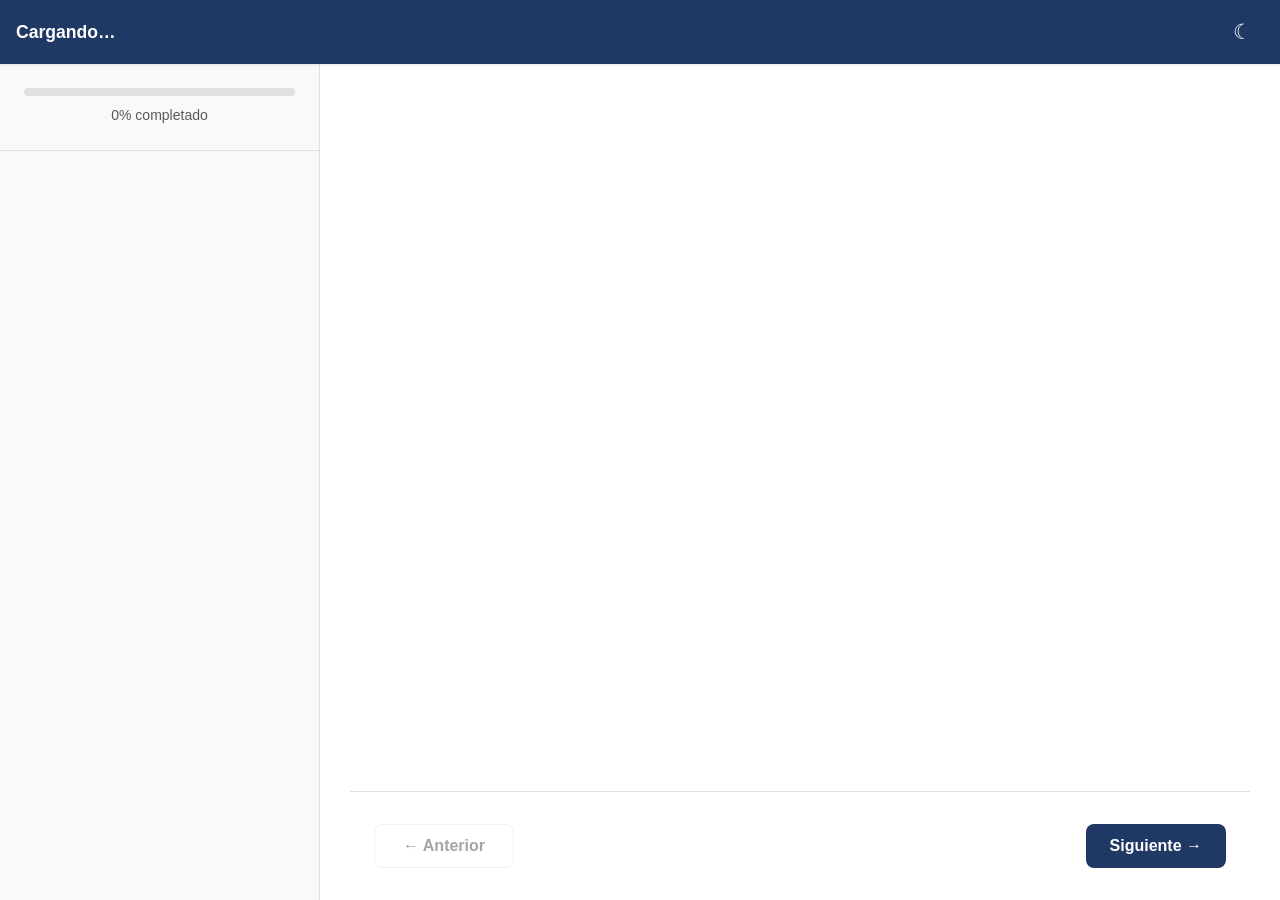
<file: finanzas-jovenes/index.html>
<!DOCTYPE html>
<html lang="es">
<head>
  <meta charset="UTF-8">
  <meta http-equiv="refresh" content="0; url=content/index.html">
  <title>Finanzas antes de los 18 · Aacrom</title>
</head>
<body>
  <p>Cargando curso... <a href="content/index.html">Haga clic aquí si no redirige automáticamente</a></p>
</body>
</html>
</file>
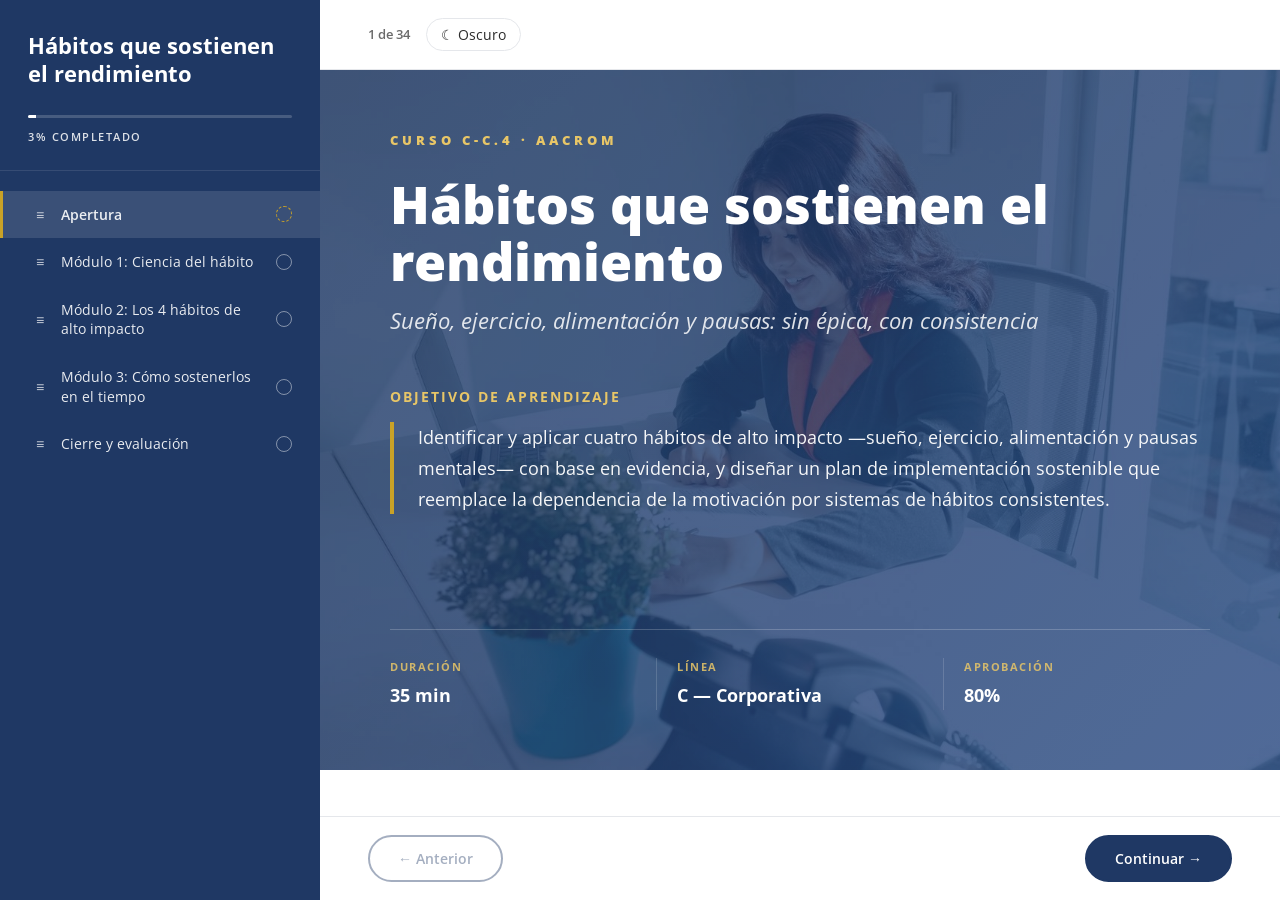
<file: habitos-rendimiento/index.html>
<!DOCTYPE html>
<html lang="es">
<head>
<meta charset="UTF-8">
<meta name="viewport" content="width=device-width, initial-scale=1.0, viewport-fit=cover">
<title>Hábitos que sostienen el rendimiento · Aacrom</title>
<link rel="preconnect" href="https://fonts.googleapis.com">
<link rel="preconnect" href="https://fonts.gstatic.com" crossorigin>
<link href="https://fonts.googleapis.com/css2?family=Open+Sans:wght@400;600;700;800&display=swap" rel="stylesheet">
<style>

/* ============================================
   THEME — Aacrom Rise
   ============================================ */
:root {
  --aacrom-primary: #1F3864;
  --aacrom-primary-light: #2E5497;
  --aacrom-accent: #C9A227;
  --aacrom-accent-light: #E8C667;
  --aacrom-text: #2C2C2C;
  --aacrom-text-muted: #6B6B6B;
  --aacrom-bg: #FFFFFF;
  --aacrom-bg-soft: #F7F8FA;
  --aacrom-border: #E5E7EB;
  --aacrom-success: #1F7A42;
  --aacrom-danger: #B02A2A;
  --sidebar-width: 320px;
}

* { box-sizing: border-box; margin: 0; padding: 0; }

html, body {
  height: 100%;
  font-family: 'Open Sans', -apple-system, BlinkMacSystemFont, sans-serif;
  color: var(--aacrom-text);
  background: var(--aacrom-bg);
  font-size: 16px;
  line-height: 1.6;
  -webkit-font-smoothing: antialiased;
}

#app {
  display: flex;
  height: 100vh;
  overflow: hidden;
}

/* ============================================
   SIDEBAR
   ============================================ */
#sidebar {
  width: var(--sidebar-width);
  background: var(--aacrom-primary);
  color: white;
  display: flex;
  flex-direction: column;
  flex-shrink: 0;
  overflow-y: auto;
  transition: transform 0.3s ease;
}

.sidebar-header {
  padding: 32px 28px 24px;
  border-bottom: 1px solid rgba(255,255,255,0.1);
}

#course-title {
  font-size: 22px;
  font-weight: 700;
  line-height: 1.25;
  margin-bottom: 28px;
}

.progress-wrapper { margin-top: 8px; }

.progress-bar {
  width: 100%;
  height: 3px;
  background: rgba(255,255,255,0.18);
  border-radius: 2px;
  overflow: hidden;
  margin-bottom: 10px;
}

#progress-fill {
  height: 100%;
  width: 0%;
  background: white;
  transition: width 0.4s ease;
}

#progress-text {
  font-size: 11px;
  letter-spacing: 1.5px;
  font-weight: 600;
  opacity: 0.85;
}

#module-nav {
  padding: 20px 0;
  flex: 1;
}

.module-item {
  display: flex;
  align-items: center;
  gap: 12px;
  padding: 14px 28px;
  cursor: pointer;
  font-size: 14px;
  line-height: 1.4;
  color: rgba(255,255,255,0.9);
  border-left: 3px solid transparent;
  transition: background 0.15s, border-left-color 0.15s;
}

.module-item:hover { background: rgba(255,255,255,0.06); }

.module-item.active {
  background: rgba(255,255,255,0.12);
  border-left-color: var(--aacrom-accent);
  font-weight: 600;
}

.module-item .icon {
  width: 18px;
  height: 18px;
  display: flex;
  align-items: center;
  justify-content: center;
  flex-shrink: 0;
  opacity: 0.8;
}

.module-item .check {
  margin-left: auto;
  width: 16px;
  height: 16px;
  border-radius: 50%;
  border: 1.5px solid rgba(255,255,255,0.45);
  flex-shrink: 0;
  transition: all 0.2s;
}

.module-item.current .check {
  border-color: var(--aacrom-accent);
  border-style: dashed;
  animation: spin 4s linear infinite;
}

.module-item.completed .check {
  background: var(--aacrom-accent);
  border-color: var(--aacrom-accent);
  position: relative;
}

.module-item.completed .check::after {
  content: '✓';
  position: absolute;
  inset: 0;
  display: flex;
  align-items: center;
  justify-content: center;
  font-size: 10px;
  color: var(--aacrom-primary);
  font-weight: 900;
}

@keyframes spin { to { transform: rotate(360deg); } }

/* ============================================
   MAIN
   ============================================ */
#main {
  flex: 1;
  display: flex;
  flex-direction: column;
  overflow: hidden;
  background: var(--aacrom-bg);
}

#topbar {
  display: flex;
  align-items: center;
  justify-content: space-between;
  padding: 18px 48px;
  background: var(--aacrom-bg);
  border-bottom: 1px solid var(--aacrom-border);
  flex-shrink: 0;
  z-index: 2;
}

#menu-toggle {
  background: none;
  border: none;
  font-size: 22px;
  cursor: pointer;
  color: var(--aacrom-text);
  padding: 4px 8px;
  display: none;
}

#screen-counter {
  font-size: 13px;
  color: var(--aacrom-text-muted);
  font-weight: 600;
}

#screen-container {
  flex: 1;
  overflow-y: auto;
  padding: 0;
  position: relative;
}

/* ============================================
   SCREEN — Header con onda decorativa
   ============================================ */
.screen-header {
  position: relative;
  padding: 60px 64px 50px;
  background: var(--aacrom-bg-soft);
  overflow: hidden;
}

.screen-header::after {
  content: '';
  position: absolute;
  bottom: -1px;
  left: 0;
  right: 0;
  height: 60px;
  background: var(--aacrom-bg);
  clip-path: polygon(0 100%, 0 40%, 50% 70%, 100% 30%, 100% 100%);
}

.screen-header h1 {
  font-size: 44px;
  font-weight: 700;
  color: var(--aacrom-text);
  line-height: 1.15;
  position: relative;
  z-index: 1;
  max-width: 80%;
}

.screen-header .header-line {
  width: 80px;
  height: 4px;
  background: var(--aacrom-text);
  margin-top: 18px;
  position: relative;
  z-index: 1;
}

.screen-header.with-image {
  background-size: cover;
  background-position: right center;
  background-blend-mode: lighten;
}

.screen-header.with-image::before {
  content: '';
  position: absolute;
  inset: 0;
  background: linear-gradient(90deg, rgba(247,248,250,0.97) 0%, rgba(247,248,250,0.85) 50%, rgba(247,248,250,0.4) 100%);
}

.screen-header > * { position: relative; z-index: 1; }

/* ============================================
   SCREEN BODY
   ============================================ */
.screen-body {
  padding: 50px 64px 80px;
  max-width: 1100px;
  margin: 0 auto;
}

.subtitle-blue {
  font-size: 36px;
  font-weight: 700;
  color: var(--aacrom-primary);
  text-align: center;
  margin: 30px 0 24px;
}

/* Bloque de instrucciones dorado */
.instructions-box {
  display: flex;
  align-items: center;
  gap: 18px;
  margin: 30px auto;
  padding: 0;
  font-size: 22px;
  max-width: 900px;
}

.instructions-box .badge-icon {
  width: 56px;
  height: 56px;
  flex-shrink: 0;
  background: var(--aacrom-accent);
  border-radius: 50%;
  position: relative;
  display: flex;
  align-items: center;
  justify-content: center;
}

.instructions-box .badge-icon::before {
  content: '!';
  font-size: 32px;
  font-weight: 900;
  color: white;
}

.instructions-box .badge-icon::after {
  content: '';
  position: absolute;
  inset: -4px;
  border: 2.5px dashed var(--aacrom-accent);
  border-radius: 50%;
  opacity: 0.5;
}

.instructions-box .text {
  font-size: 22px;
  line-height: 1.4;
  color: var(--aacrom-text);
}

.instructions-box .text strong {
  color: var(--aacrom-primary);
  font-weight: 700;
}

/* Reproductor de audio */
audio {
  display: block;
  width: 100%;
  max-width: 700px;
  margin: 30px auto;
  height: 44px;
}

audio::-webkit-media-controls-panel {
  background-color: #F0F2F5;
}

/* Texto cuerpo de la pantalla */
.screen-body p {
  font-size: 18px;
  line-height: 1.7;
  margin-bottom: 20px;
  text-align: center;
  max-width: 900px;
  margin-left: auto;
  margin-right: auto;
}

.screen-body p.left { text-align: left; }
.screen-body p.justify { text-align: justify; }

.screen-body p strong { color: var(--aacrom-primary); font-weight: 700; }

/* ============================================
   STATEMENT (cita destacada)
   ============================================ */
.statement {
  background: var(--aacrom-bg-soft);
  border-left: 5px solid var(--aacrom-accent);
  padding: 32px 40px;
  margin: 30px auto;
  font-size: 22px;
  font-weight: 600;
  line-height: 1.45;
  color: var(--aacrom-primary);
  max-width: 900px;
  font-style: italic;
}

.statement::before {
  content: '"';
  font-size: 60px;
  line-height: 0;
  color: var(--aacrom-accent);
  vertical-align: -20px;
  margin-right: 8px;
  font-family: Georgia, serif;
}

.statement-citation {
  display: block;
  margin-top: 14px;
  font-size: 14px;
  font-style: normal;
  color: var(--aacrom-text-muted);
  font-weight: 500;
}

/* ============================================
   LIST
   ============================================ */
.aacrom-list {
  list-style: none;
  margin: 30px auto;
  max-width: 900px;
  padding: 0;
}

.aacrom-list li {
  display: flex;
  gap: 18px;
  padding: 18px 24px;
  background: var(--aacrom-bg-soft);
  margin-bottom: 12px;
  border-radius: 8px;
  font-size: 17px;
  line-height: 1.5;
  border-left: 4px solid var(--aacrom-accent);
}

.aacrom-list li::before {
  content: '';
  width: 8px;
  height: 8px;
  border-radius: 50%;
  background: var(--aacrom-accent);
  flex-shrink: 0;
  margin-top: 9px;
}

/* ============================================
   CASE CARD (cards con texto sobre imagen)
   ============================================ */
.case-card-wrapper {
  position: relative;
  margin: 30px auto;
  max-width: 1000px;
  min-height: 480px;
  border-radius: 16px;
  overflow: hidden;
  box-shadow: 0 10px 40px rgba(0,0,0,0.12);
}

.case-card-wrapper .bg-image {
  position: absolute;
  inset: 0;
  background-size: cover;
  background-position: center;
}

.case-card-wrapper .bg-image::after {
  content: '';
  position: absolute;
  inset: 0;
  background: linear-gradient(180deg, rgba(0,0,0,0.15) 0%, rgba(0,0,0,0.5) 100%);
}

.case-card-wrapper .card-content {
  position: relative;
  z-index: 1;
  background: white;
  border-radius: 20px;
  padding: 36px 44px;
  margin: 130px auto 40px;
  max-width: 720px;
  font-size: 18px;
  line-height: 1.6;
  box-shadow: 0 8px 24px rgba(0,0,0,0.15);
  text-align: justify;
}

.case-card-wrapper .card-content strong {
  color: var(--aacrom-primary);
  font-weight: 700;
}

.case-card-wrapper .card-subtitle {
  text-align: center;
  font-size: 20px;
  font-weight: 600;
  color: var(--aacrom-accent);
  margin-bottom: 20px;
}

/* ============================================
   TABS
   ============================================ */
.tabs-container {
  margin: 30px auto;
  max-width: 900px;
}

.tabs-nav {
  display: flex;
  gap: 4px;
  border-bottom: 2px solid var(--aacrom-border);
  margin-bottom: 0;
}

.tab-btn {
  flex: 1;
  padding: 16px 20px;
  border: none;
  background: var(--aacrom-bg-soft);
  cursor: pointer;
  font-size: 15px;
  font-weight: 600;
  color: var(--aacrom-text-muted);
  border-radius: 8px 8px 0 0;
  transition: all 0.2s;
  font-family: inherit;
}

.tab-btn:hover { background: #EEF1F5; color: var(--aacrom-text); }

.tab-btn.active {
  background: var(--aacrom-primary);
  color: white;
}

.tab-panel {
  display: none;
  background: var(--aacrom-bg-soft);
  padding: 30px 36px;
  border-radius: 0 0 12px 12px;
  font-size: 16px;
  line-height: 1.65;
}

.tab-panel.active { display: block; animation: fadeIn 0.3s; }
.tab-panel ul { padding-left: 20px; }
.tab-panel li { margin-bottom: 10px; }

@keyframes fadeIn { from { opacity: 0; transform: translateY(8px); } to { opacity: 1; transform: translateY(0); } }

/* ============================================
   ACCORDION
   ============================================ */
.accordion {
  margin: 30px auto;
  max-width: 900px;
}

.accordion-item {
  margin-bottom: 10px;
  border-radius: 10px;
  overflow: hidden;
  border: 1px solid var(--aacrom-border);
}

.accordion-header {
  padding: 18px 24px;
  background: var(--aacrom-bg-soft);
  cursor: pointer;
  display: flex;
  justify-content: space-between;
  align-items: center;
  font-weight: 600;
  font-size: 17px;
  color: var(--aacrom-primary);
  transition: background 0.2s;
}

.accordion-header:hover { background: #EEF1F5; }

.accordion-header .toggle {
  width: 32px;
  height: 32px;
  border-radius: 50%;
  background: var(--aacrom-primary);
  color: white;
  display: flex;
  align-items: center;
  justify-content: center;
  font-size: 20px;
  font-weight: 300;
  transition: transform 0.3s;
}

.accordion-item.open .toggle { transform: rotate(45deg); }

.accordion-content {
  max-height: 0;
  overflow: hidden;
  transition: max-height 0.4s ease;
  background: white;
}

.accordion-item.open .accordion-content {
  max-height: 500px;
}

.accordion-content-inner {
  padding: 20px 24px;
  font-size: 16px;
  line-height: 1.65;
}

/* ============================================
   HOTSPOTS
   ============================================ */
.hotspots-container {
  position: relative;
  margin: 30px auto;
  max-width: 900px;
}

.hotspots-image {
  width: 100%;
  border-radius: 12px;
  display: block;
}

.hotspots-list {
  display: grid;
  grid-template-columns: repeat(auto-fit, minmax(160px, 1fr));
  gap: 12px;
  margin-top: 24px;
}

.hotspot-btn {
  padding: 16px 20px;
  background: var(--aacrom-bg-soft);
  border: 2px solid var(--aacrom-border);
  border-radius: 10px;
  cursor: pointer;
  font-weight: 600;
  font-size: 15px;
  color: var(--aacrom-primary);
  transition: all 0.2s;
  font-family: inherit;
  position: relative;
}

.hotspot-btn::before {
  content: '+';
  display: block;
  font-size: 22px;
  font-weight: 300;
  color: var(--aacrom-accent);
  margin-bottom: 4px;
}

.hotspot-btn:hover {
  background: white;
  border-color: var(--aacrom-accent);
  transform: translateY(-2px);
  box-shadow: 0 6px 20px rgba(31,56,100,0.12);
}

.hotspot-btn.viewed {
  background: var(--aacrom-primary);
  color: white;
  border-color: var(--aacrom-primary);
}

.hotspot-btn.viewed::before { color: var(--aacrom-accent-light); }

.hotspot-content {
  margin-top: 24px;
  padding: 24px 30px;
  background: var(--aacrom-bg-soft);
  border-left: 4px solid var(--aacrom-accent);
  border-radius: 8px;
  font-size: 16px;
  line-height: 1.65;
  display: none;
}

.hotspot-content.show { display: block; animation: fadeIn 0.3s; }

/* ============================================
   DECISION MATRIX (4 cuadrantes)
   ============================================ */
.matrix-container {
  position: relative;
  margin: 30px auto;
  max-width: 800px;
  padding: 40px 60px 30px;
}

.matrix-grid {
  display: grid;
  grid-template-columns: 1fr 1fr;
  grid-template-rows: 1fr 1fr;
  gap: 8px;
  aspect-ratio: 1.2;
  position: relative;
}

.matrix-quadrant {
  border-radius: 10px;
  padding: 24px;
  display: flex;
  flex-direction: column;
  justify-content: center;
  align-items: center;
  text-align: center;
  cursor: pointer;
  transition: all 0.2s;
  color: white;
  font-weight: 700;
  font-size: 22px;
  letter-spacing: 0.5px;
  box-shadow: 0 4px 14px rgba(0,0,0,0.12);
  position: relative;
  min-height: 180px;
}

.matrix-quadrant:hover { transform: scale(1.03); box-shadow: 0 8px 24px rgba(0,0,0,0.18); }

.matrix-quadrant.active { box-shadow: 0 0 0 3px var(--aacrom-accent); }

.matrix-label-x, .matrix-label-y {
  position: absolute;
  font-size: 13px;
  font-weight: 700;
  color: var(--aacrom-text-muted);
  letter-spacing: 1px;
  text-transform: uppercase;
}

.matrix-label-x {
  bottom: 0;
  left: 50%;
  transform: translateX(-50%);
}

.matrix-label-y {
  left: -20px;
  top: 50%;
  transform: rotate(-90deg) translateX(50%);
  transform-origin: center;
}

.matrix-content {
  margin-top: 30px;
  padding: 24px 30px;
  background: var(--aacrom-bg-soft);
  border-left: 4px solid var(--aacrom-accent);
  border-radius: 8px;
  font-size: 16px;
  line-height: 1.65;
  display: none;
}

.matrix-content.show { display: block; animation: fadeIn 0.3s; }

/* ============================================
   DECISION SCENARIO
   ============================================ */
.scenario-container { margin: 20px auto; max-width: 1000px; }

.scenario-intro-card {
  background: var(--aacrom-bg-soft);
  padding: 30px 36px;
  border-radius: 12px;
  margin-bottom: 24px;
  font-size: 17px;
  line-height: 1.65;
  border-left: 4px solid var(--aacrom-primary);
}

.dialogue-container { margin: 30px 0; }

.dialogue-line {
  display: flex;
  gap: 14px;
  margin-bottom: 18px;
  align-items: flex-start;
  opacity: 0.4;
  transition: opacity 0.3s;
}

.dialogue-line.played, .dialogue-line.active { opacity: 1; }
.dialogue-line.active { background: rgba(201, 162, 39, 0.07); border-radius: 10px; padding: 10px 14px; margin: 8px -14px 8px -14px; }

.dialogue-avatar {
  width: 42px;
  height: 42px;
  border-radius: 50%;
  display: flex;
  align-items: center;
  justify-content: center;
  font-weight: 700;
  color: white;
  font-size: 14px;
  flex-shrink: 0;
  background: var(--aacrom-primary);
}

.dialogue-avatar.andres { background: #4A5C77; }
.dialogue-avatar.narrator { background: var(--aacrom-text-muted); font-size: 18px; }

.dialogue-body { flex: 1; }

.dialogue-character {
  font-weight: 700;
  font-size: 13px;
  color: var(--aacrom-primary);
  margin-bottom: 4px;
  letter-spacing: 0.3px;
}

.dialogue-character .role {
  font-weight: 400;
  color: var(--aacrom-text-muted);
  font-size: 12px;
  margin-left: 8px;
}

.dialogue-text {
  font-size: 16px;
  line-height: 1.55;
  color: var(--aacrom-text);
}

.dialogue-line audio { margin: 8px 0 0; max-width: 100%; height: 36px; }

.scenario-question {
  margin-top: 30px;
  font-size: 24px;
  font-weight: 700;
  color: var(--aacrom-primary);
  text-align: center;
}

.scenario-options {
  display: grid;
  grid-template-columns: 1fr 1fr;
  gap: 14px;
  margin-top: 24px;
}

.scenario-option-btn {
  padding: 22px 24px;
  background: white;
  border: 2px solid var(--aacrom-border);
  border-radius: 12px;
  cursor: pointer;
  text-align: left;
  transition: all 0.2s;
  font-family: inherit;
}

.scenario-option-btn:hover {
  border-color: var(--aacrom-accent);
  transform: translateY(-2px);
  box-shadow: 0 6px 18px rgba(31,56,100,0.1);
}

.scenario-option-btn .option-id {
  display: inline-block;
  width: 28px;
  height: 28px;
  border-radius: 50%;
  background: var(--aacrom-primary);
  color: white;
  text-align: center;
  line-height: 28px;
  font-weight: 700;
  margin-right: 10px;
  font-size: 14px;
}

.scenario-option-btn .option-label {
  font-weight: 700;
  color: var(--aacrom-primary);
  font-size: 16px;
  margin-bottom: 6px;
  display: block;
}

.scenario-option-btn .option-sub {
  font-size: 14px;
  color: var(--aacrom-text-muted);
  line-height: 1.5;
}

.scenario-result {
  margin-top: 24px;
  padding: 30px 36px;
  border-radius: 12px;
  background: var(--aacrom-bg-soft);
  border-left: 5px solid var(--aacrom-accent);
}

.scenario-result.correct { border-left-color: var(--aacrom-success); }
.scenario-result.incorrect { border-left-color: var(--aacrom-danger); }

.scenario-result-badge {
  display: inline-block;
  padding: 5px 14px;
  border-radius: 20px;
  background: var(--aacrom-accent);
  color: white;
  font-size: 12px;
  font-weight: 700;
  letter-spacing: 1px;
  margin-bottom: 14px;
}

.scenario-result.correct .scenario-result-badge { background: var(--aacrom-success); }
.scenario-result.incorrect .scenario-result-badge { background: var(--aacrom-danger); }

.scenario-result h4 {
  font-size: 22px;
  color: var(--aacrom-primary);
  margin-bottom: 12px;
}

.scenario-result p { font-size: 16px; line-height: 1.65; text-align: left; }

.scenario-actions { margin-top: 24px; display: flex; gap: 12px; justify-content: center; }

.scenario-convergent {
  margin-top: 30px;
  padding: 30px 36px;
  background: linear-gradient(135deg, var(--aacrom-primary) 0%, var(--aacrom-primary-light) 100%);
  color: white;
  border-radius: 16px;
  display: none;
}

.scenario-convergent.show { display: block; animation: fadeIn 0.4s; }
.scenario-convergent h4 {
  font-size: 24px;
  color: var(--aacrom-accent);
  margin-bottom: 16px;
}
.scenario-convergent p { color: white; font-size: 16px; line-height: 1.7; text-align: left; }

/* ============================================
   KNOWLEDGE CHECK / QUIZ
   ============================================ */
.question-card {
  background: var(--aacrom-bg-soft);
  padding: 32px 40px;
  border-radius: 14px;
  margin: 24px auto;
  max-width: 900px;
}

.question-counter {
  font-size: 12px;
  font-weight: 700;
  letter-spacing: 1.5px;
  color: var(--aacrom-accent);
  margin-bottom: 10px;
}

.question-stem {
  font-size: 18px;
  line-height: 1.55;
  margin-bottom: 24px;
  font-weight: 600;
  color: var(--aacrom-primary);
}

.option-row {
  display: flex;
  align-items: flex-start;
  gap: 14px;
  padding: 16px 20px;
  background: white;
  border: 2px solid var(--aacrom-border);
  border-radius: 10px;
  margin-bottom: 10px;
  cursor: pointer;
  transition: all 0.15s;
}

.option-row:hover { border-color: var(--aacrom-accent); }

.option-row.selected { border-color: var(--aacrom-primary); background: #EEF2F8; }

.option-row.correct { border-color: var(--aacrom-success); background: #E8F5EC; }
.option-row.incorrect { border-color: var(--aacrom-danger); background: #FBEAEA; }

.option-row input { width: 18px; height: 18px; margin-top: 2px; cursor: pointer; flex-shrink: 0; accent-color: var(--aacrom-primary); }
.option-row label { flex: 1; cursor: pointer; font-size: 16px; line-height: 1.5; }

.matching-grid {
  display: grid;
  gap: 12px;
  margin: 20px 0;
}

.matching-row {
  display: grid;
  grid-template-columns: 1fr auto 1fr;
  align-items: center;
  gap: 14px;
}

.matching-cell {
  padding: 16px 20px;
  background: white;
  border: 2px solid var(--aacrom-border);
  border-radius: 10px;
  font-size: 15px;
  line-height: 1.45;
}

.matching-cell.left { background: var(--aacrom-primary); color: white; border-color: var(--aacrom-primary); font-weight: 600; }

.matching-arrow { font-size: 24px; color: var(--aacrom-accent); }

.feedback-box {
  margin-top: 20px;
  padding: 20px 26px;
  border-radius: 10px;
  background: white;
  border-left: 4px solid var(--aacrom-accent);
  display: none;
}

.feedback-box.show { display: block; animation: fadeIn 0.3s; }
.feedback-box.correct { border-left-color: var(--aacrom-success); }
.feedback-box.incorrect { border-left-color: var(--aacrom-danger); }
.feedback-box .feedback-title {
  font-weight: 700;
  margin-bottom: 8px;
  color: var(--aacrom-primary);
  font-size: 16px;
}
.feedback-box.correct .feedback-title { color: var(--aacrom-success); }
.feedback-box.incorrect .feedback-title { color: var(--aacrom-danger); }
.feedback-box p { font-size: 15px; line-height: 1.6; text-align: left; }

.quiz-submit {
  margin: 30px auto 0;
  display: block;
  padding: 14px 38px;
  font-size: 16px;
  font-weight: 700;
  background: var(--aacrom-primary);
  color: white;
  border: none;
  border-radius: 30px;
  cursor: pointer;
  font-family: inherit;
  letter-spacing: 0.3px;
  transition: background 0.2s;
}

.quiz-submit:hover:not(:disabled) { background: var(--aacrom-primary-light); }
.quiz-submit:disabled { opacity: 0.5; cursor: not-allowed; }

.quiz-result-summary {
  text-align: center;
  padding: 40px 30px;
  background: var(--aacrom-bg-soft);
  border-radius: 14px;
  margin: 24px auto;
  max-width: 700px;
}

.quiz-result-summary .score {
  font-size: 64px;
  font-weight: 700;
  color: var(--aacrom-primary);
  line-height: 1;
}

.quiz-result-summary .score .total { color: var(--aacrom-text-muted); font-size: 32px; }

.quiz-result-summary .label {
  font-size: 14px;
  letter-spacing: 1.5px;
  color: var(--aacrom-text-muted);
  margin-top: 8px;
  font-weight: 600;
}

.quiz-result-summary .badge {
  display: inline-block;
  padding: 8px 24px;
  margin-top: 18px;
  border-radius: 30px;
  font-weight: 700;
  font-size: 14px;
  letter-spacing: 1px;
}
.quiz-result-summary .badge.passed { background: var(--aacrom-success); color: white; }
.quiz-result-summary .badge.failed { background: var(--aacrom-danger); color: white; }

.quiz-result-summary p { margin-top: 20px; font-size: 16px; line-height: 1.6; }

/* ============================================
   SORTING (drag & drop)
   ============================================ */
.sorting-container { margin: 30px auto; max-width: 1100px; }

.sorting-items-pool {
  display: flex;
  flex-wrap: wrap;
  gap: 10px;
  padding: 20px;
  background: var(--aacrom-bg-soft);
  border-radius: 12px;
  min-height: 80px;
  margin-bottom: 20px;
}

.sortable-item {
  padding: 12px 18px;
  background: white;
  border: 2px solid var(--aacrom-border);
  border-radius: 8px;
  cursor: grab;
  font-size: 14px;
  line-height: 1.4;
  max-width: 320px;
  transition: all 0.2s;
}

.sortable-item:hover { border-color: var(--aacrom-accent); }
.sortable-item.dragging { opacity: 0.4; }
.sortable-item.correct-placed { border-color: var(--aacrom-success); background: #E8F5EC; }
.sortable-item.wrong-placed { border-color: var(--aacrom-danger); background: #FBEAEA; }

.sorting-categories {
  display: grid;
  grid-template-columns: repeat(auto-fit, minmax(180px, 1fr));
  gap: 12px;
}

.sorting-category {
  background: white;
  border: 2px dashed var(--aacrom-border);
  border-radius: 12px;
  padding: 18px;
  min-height: 160px;
  display: flex;
  flex-direction: column;
}

.sorting-category.drag-over { border-color: var(--aacrom-accent); background: #FFF9E8; }

.sorting-category-title {
  font-weight: 700;
  color: var(--aacrom-primary);
  font-size: 14px;
  text-align: center;
  margin-bottom: 12px;
  padding-bottom: 10px;
  border-bottom: 2px solid var(--aacrom-border);
}

.sorting-drop-zone { flex: 1; display: flex; flex-direction: column; gap: 8px; }

/* ============================================
   FOOTER NAV
   ============================================ */
#footer-nav {
  display: flex;
  justify-content: space-between;
  align-items: center;
  padding: 18px 48px;
  border-top: 1px solid var(--aacrom-border);
  background: var(--aacrom-bg);
  flex-shrink: 0;
}

.nav-btn {
  padding: 12px 28px;
  font-size: 14px;
  font-weight: 600;
  background: transparent;
  color: var(--aacrom-primary);
  border: 2px solid var(--aacrom-primary);
  border-radius: 30px;
  cursor: pointer;
  transition: all 0.15s;
  font-family: inherit;
}

.nav-btn:hover:not(:disabled) {
  background: var(--aacrom-primary);
  color: white;
}

.nav-btn.primary {
  background: var(--aacrom-primary);
  color: white;
}

.nav-btn.primary:hover:not(:disabled) {
  background: var(--aacrom-primary-light);
  border-color: var(--aacrom-primary-light);
}

.nav-btn:disabled { opacity: 0.4; cursor: not-allowed; }

/* ============================================
   RESPONSIVE
   ============================================ */
@media (max-width: 900px) {
  :root { --sidebar-width: 280px; }
  #sidebar {
    position: fixed;
    top: 0; bottom: 0; left: 0;
    z-index: 10;
    transform: translateX(-100%);
  }
  #sidebar.open { transform: translateX(0); }
  #menu-toggle { display: block; }
  .screen-header { padding: 40px 24px 30px; }
  .screen-header h1 { font-size: 32px; max-width: 100%; }
  .screen-body { padding: 30px 20px 60px; }
  .screen-body p, .statement { font-size: 16px; }
  .subtitle-blue { font-size: 26px; }
  .instructions-box .text { font-size: 16px; }
  .matrix-grid { grid-template-columns: 1fr; grid-template-rows: repeat(4, auto); aspect-ratio: auto; }
  .scenario-options { grid-template-columns: 1fr; }
  .case-card-wrapper .card-content { margin: 60px 16px 30px; padding: 24px 20px; }
  .matching-row { grid-template-columns: 1fr; }
  .matching-arrow { display: none; }
  #footer-nav { padding: 12px 20px; }
  #topbar { padding: 14px 20px; }
}

/* Modo oscuro (preview) */
body.dark-mode {
  --aacrom-text: #E8E9EB;
  --aacrom-text-muted: #A0A4AC;
  --aacrom-bg: #1A1D24;
  --aacrom-bg-soft: #252934;
  --aacrom-border: #3A3F4A;
}
body.dark-mode #sidebar { background: #0D1A33; }
body.dark-mode .screen-header { background: #252934; }
body.dark-mode .screen-header::after { background: var(--aacrom-bg); }
body.dark-mode .screen-header h1 { color: #E8E9EB; }
body.dark-mode .screen-header .header-line { background: #C9A227; }
body.dark-mode .statement { background: #252934; color: #E8C667; }
body.dark-mode .aacrom-list li { background: #252934; color: #E8E9EB; }
body.dark-mode .tab-panel, body.dark-mode .accordion-header, body.dark-mode .hotspot-btn, body.dark-mode .scenario-intro-card, body.dark-mode .option-row { background: #252934; color: #E8E9EB; }
body.dark-mode .accordion-content, body.dark-mode .scenario-option-btn, body.dark-mode .matching-cell:not(.left) { background: #1A1D24; color: #E8E9EB; }
body.dark-mode .case-card-wrapper .card-content { background: #2D323D; color: #E8E9EB; }
body.dark-mode .scenario-result, body.dark-mode .question-card, body.dark-mode .quiz-result-summary, body.dark-mode .matrix-content, body.dark-mode .hotspot-content { background: #252934; color: #E8E9EB; }
body.dark-mode .feedback-box { background: #1A1D24; }
body.dark-mode #topbar, body.dark-mode #footer-nav { background: var(--aacrom-bg); border-color: var(--aacrom-border); }
body.dark-mode select { color: #E8E9EB; }

/* Botón modo oscuro */
#dark-toggle {
  background: transparent;
  border: 1px solid var(--aacrom-border);
  color: var(--aacrom-text);
  cursor: pointer;
  padding: 6px 14px;
  border-radius: 20px;
  font-size: 14px;
  font-family: inherit;
  transition: all 0.2s;
}
#dark-toggle:hover { background: var(--aacrom-bg-soft); }

/* Badge de preview */
#preview-badge {
  position: fixed;
  bottom: 20px;
  right: 20px;
  background: #C9A227;
  color: white;
  padding: 8px 16px;
  border-radius: 20px;
  font-size: 11px;
  font-weight: 700;
  letter-spacing: 1px;
  z-index: 100;
  box-shadow: 0 4px 14px rgba(0,0,0,0.2);
}


/* Tipos custom v1 (heredados del C-S.1) */
.module-label { display: inline-block; font-size: 13px; font-weight: 800; letter-spacing: 3px; text-transform: uppercase; color: var(--aacrom-accent); background: rgba(201, 162, 39, 0.08); padding: 6px 16px; border-radius: 4px; margin-bottom: 18px; position: relative; z-index: 1; }
.screen-header .module-label { margin-bottom: 14px; }
.next-steps-heading { font-size: 16px; font-weight: 700; letter-spacing: 0.5px; text-transform: uppercase; color: var(--aacrom-primary); text-align: center; margin: 40px auto 16px; padding-bottom: 12px; border-bottom: 2px solid var(--aacrom-accent); max-width: 400px; }
.module-hero-image { width: 100%; max-width: 1000px; margin: 20px auto 30px; border-radius: 12px; overflow: hidden; box-shadow: 0 8px 28px rgba(0,0,0,0.12); height: 280px; background-size: cover; background-position: center; }
.aacrom-paragraphs { max-width: 900px; margin: 30px auto; }
.aacrom-paragraphs p { font-size: 17px; line-height: 1.75; margin-bottom: 18px; text-align: justify; color: var(--aacrom-text); }
.aacrom-paragraphs p strong { color: var(--aacrom-primary); font-weight: 700; }
.closing-message-box { margin: 36px auto 0; max-width: 800px; padding: 32px 40px; background: linear-gradient(135deg, var(--aacrom-primary) 0%, var(--aacrom-primary-light) 100%); color: white; border-radius: 14px; font-size: 17px; line-height: 1.7; text-align: left; box-shadow: 0 12px 32px rgba(31, 56, 100, 0.25); }
.closing-message-box strong { color: var(--aacrom-accent-light); }
.instructions-callout { display: flex; align-items: center; gap: 24px; background: white; padding: 24px 28px; border-radius: 12px; margin-bottom: 32px; border-left: 6px solid #C9A227; box-shadow: 0 4px 16px rgba(0, 0, 0, 0.06); position: relative; z-index: 1; }
.callout-icon { flex-shrink: 0; width: 56px; height: 56px; border-radius: 50%; background: #C9A227; color: white; display: flex; align-items: center; justify-content: center; font-size: 32px; font-weight: 800; font-family: Georgia, serif; }
.callout-text { flex: 1; color: #2C2C2C; font-size: 17px; line-height: 1.55; font-weight: 500; }
.callout-text strong { color: #1F3864; font-weight: 800; font-size: 18px; display: inline-block; margin-right: 4px; }
.dialogue-line { opacity: 1 !important; }

/* FIX 1: callout convergente — strong en color claro sobre fondo azul */
.scenario-convergent p strong { color: #E8C667 !important; font-weight: 700; }
.scenario-convergent p em { color: rgba(255,255,255,0.95) !important; }

/* FIX 2: matrix-quadrant texto navy legible */
.matrix-quadrant { color: #1F3864 !important; text-shadow: none !important; font-size: 20px; font-weight: 800; line-height: 1.3; }
.matrix-quadrant.active { box-shadow: 0 0 0 3px #C9A227, 0 8px 24px rgba(0,0,0,0.15) !important; }
.matrix-label-x, .matrix-label-y { color: #1F3864 !important; font-weight: 800 !important; text-transform: uppercase; letter-spacing: 1.5px; }

/* NUEVO: course_cover_objective (portada nueva) */
.cover-objective { min-height: 700px; display: flex; flex-direction: column; background: linear-gradient(135deg, #1F3864 0%, #2A4A82 100%); color: white; position: relative; overflow: hidden; }
.cover-objective::before { content: ''; position: absolute; inset: 0; background-image: var(--cover-bg); background-size: cover; background-position: center; opacity: 0.18; z-index: 0; }
.cover-objective-content { position: relative; z-index: 1; padding: 60px 70px; display: flex; flex-direction: column; height: 100%; flex: 1; }
.cover-objective .course-code { font-size: 13px; font-weight: 800; letter-spacing: 4px; text-transform: uppercase; color: #E8C667; margin-bottom: 24px; }
.cover-objective h1 { font-size: 52px; font-weight: 800; line-height: 1.1; margin: 0 0 16px 0; color: white; }
.cover-objective .subtitle { font-size: 22px; font-weight: 400; color: rgba(255,255,255,0.85); margin-bottom: 50px; line-height: 1.4; font-style: italic; }
.cover-objective .objective-label { font-size: 14px; font-weight: 700; letter-spacing: 2px; text-transform: uppercase; color: #E8C667; margin-bottom: 14px; }
.cover-objective .objective-text { font-size: 18px; line-height: 1.7; color: rgba(255,255,255,0.95); border-left: 4px solid #C9A227; padding-left: 24px; margin-bottom: 50px; max-width: 900px; }
.cover-objective .ficha { display: flex; gap: 0; margin-top: auto; border-top: 1px solid rgba(255,255,255,0.2); padding-top: 28px; }
.cover-objective .ficha-item { flex: 1; border-right: 1px solid rgba(255,255,255,0.15); padding: 0 20px; }
.cover-objective .ficha-item:first-child { padding-left: 0; }
.cover-objective .ficha-item:last-child { border-right: none; padding-right: 0; }
.cover-objective .ficha-label { font-size: 11px; font-weight: 700; letter-spacing: 1.5px; text-transform: uppercase; color: rgba(232, 198, 103, 0.85); margin-bottom: 6px; }
.cover-objective .ficha-value { font-size: 18px; font-weight: 700; color: white; }

/* NUEVO: hero_image (slider/banner) */
.hero-image-screen { min-height: 700px; position: relative; display: flex; flex-direction: column; overflow: hidden; }
.hero-image-bg { position: relative; height: 460px; background-size: cover; background-position: center; display: flex; align-items: flex-end; justify-content: center; }
.hero-image-bg::after { content: ''; position: absolute; inset: 0; background: linear-gradient(to bottom, rgba(31,56,100,0.15) 0%, rgba(31,56,100,0.85) 100%); }
.hero-image-title { position: relative; z-index: 1; color: white; font-size: 38px; font-weight: 800; text-align: center; padding: 0 40px 60px; text-shadow: 0 2px 12px rgba(0,0,0,0.4); }
.hero-image-statement { background: white; padding: 60px 70px; text-align: center; flex: 1; display: flex; flex-direction: column; justify-content: center; align-items: center; }
.hero-image-statement p { font-size: 26px; font-weight: 600; color: #1F3864; line-height: 1.5; max-width: 800px; margin: 0 auto; position: relative; }
.hero-image-statement p::before { content: '"'; font-family: Georgia, serif; font-size: 90px; color: #C9A227; position: absolute; top: -40px; left: -20px; opacity: 0.4; line-height: 1; }
.hero-image-footer { background: #1F3864; color: #E8C667; padding: 22px 40px; text-align: center; font-size: 14px; font-weight: 700; letter-spacing: 2px; text-transform: uppercase; }

body.dark-mode .module-label { background: rgba(232, 198, 103, 0.12); color: var(--aacrom-accent-light); }
body.dark-mode .aacrom-paragraphs p { color: #E8E9EB; }
body.dark-mode .next-steps-heading { color: var(--aacrom-accent-light); }
body.dark-mode .instructions-callout { background: #2A3447; border-left-color: #E8C667; box-shadow: 0 4px 16px rgba(0,0,0,0.4); }
body.dark-mode .callout-text { color: #E8E9EB; }
body.dark-mode .callout-text strong { color: #E8C667; }
body.dark-mode .hero-image-statement { background: #1A1F2C; }
body.dark-mode .hero-image-statement p { color: #E8E9EB; }

</style>
<style>#preview-badge{display:none !important;}</style>
  <script src="scorm_api.js"></script>
</head>
<body>
  <div id="app">
    <aside id="sidebar">
      <div class="sidebar-header">
        <h1 id="course-title">Hábitos que sostienen el rendimiento</h1>
        <div class="progress-wrapper">
          <div class="progress-bar"><div id="progress-fill"></div></div>
          <div id="progress-text">0% COMPLETADO</div>
        </div>
      </div>
      <nav id="module-nav"></nav>
    </aside>
    <main id="main">
      <header id="topbar">
        <button id="menu-toggle" aria-label="Menú">☰</button>
        <div style="display:flex;align-items:center;gap:16px">
          <div id="screen-counter">1 de 34</div>
          <button id="dark-toggle" title="Cambiar modo">☾ Oscuro</button>
        </div>
      </header>
      <section id="screen-container"></section>
      <footer id="footer-nav">
        <button id="btn-prev" class="nav-btn">← Anterior</button>
        <button id="btn-next" class="nav-btn primary">Continuar →</button>
      </footer>
    </main>
  </div>
  
  <script>
    /* AacromSCORM se implementa en scorm_api.js */
    window.COURSE_DATA = {"code": "C-C.4", "title": "Hábitos que sostienen el rendimiento", "subtitle": "Sueño, ejercicio, alimentación y pausas: sin épica, con consistencia", "duration": "35 minutos", "author": "Aacrom", "passingScore": 80, "theme": {"primary": "#1F3864", "accent": "#C9A227", "title": "#1F3864", "text": "#2C2C2C", "background": "#FFFFFF", "fontFamily": "Open Sans"}, "modules": [{"id": "m0", "title": "Apertura", "screens": [{"id": "p_cover", "type": "course_cover_objective", "moduleTitle": "Apertura", "title": "Hábitos que sostienen el rendimiento", "subtitle": "Sueño, ejercicio, alimentación y pausas: sin épica, con consistencia", "image": "assets/images/img_01.jpg", "objective": "Identificar y aplicar cuatro hábitos de alto impacto —sueño, ejercicio, alimentación y pausas mentales— con base en evidencia, y diseñar un plan de implementación sostenible que reemplace la dependencia de la motivación por sistemas de hábitos consistentes.", "ficha": [{"label": "Duración", "value": "35 min"}, {"label": "Línea", "value": "C — Corporativa"}, {"label": "Aprobación", "value": "80%"}]}, {"id": "p_slider", "type": "hero_image", "moduleTitle": "Apertura", "title": "Lo pequeño le gana a lo grande", "image": "assets/images/img_02.jpg", "statement": "Las metas ambiciosas se rompen. Los hábitos pequeños se acumulan. Sin épica, con consistencia.", "footer": "MENOS ÉPICA · MÁS CONSISTENCIA"}, {"id": "p1", "type": "course_cover", "moduleTitle": "Apertura", "title": "Bienvenida", "subtitle": "Sueño, ejercicio, alimentación y pausas: sin épica, con consistencia", "image": "assets/images/img_01.jpg", "audio": "assets/audio/audio_01.mp3", "audio_script": "Le damos la bienvenida a este curso sobre hábitos. La mayoría de las personas adultas saben qué deberían hacer para rendir mejor... dormir más, moverse, comer con criterio, descansar la mente. Lo saben. Y aun así, no lo hacen sostenidamente. La razón no es falta de información. Es que confiamos en la motivación... y la motivación es inconstante. Lo que funciona son los hábitos. En los próximos treinta y cinco minutos, vamos a aprender la ciencia básica detrás de los cuatro hábitos de mayor impacto, y a diseñar un sistema personal para sostenerlos. Empecemos.", "body": ["La diferencia entre quienes rinden bien sostenidamente y quienes no, casi nunca está en saber qué hacer. Está en haber convertido lo que saben en sistemas automáticos que no dependen de cómo se sientan ese día.", "Este curso le va a dar la ciencia mínima necesaria para entender por qué cuatro hábitos específicos —sueño, ejercicio, alimentación y pausas mentales— tienen efecto desproporcionado sobre el rendimiento, y le va a enseñar cómo implementarlos sin caer en el ciclo de empezar el lunes y abandonar el miércoles.", "No prometemos transformación épica. Prometemos sistemas pequeños, sostenibles, basados en evidencia, que se acumulan con el tiempo. Empecemos."]}, {"id": "p2", "type": "statement_paragraphs", "moduleTitle": "Apertura", "title": "Lo que va a aprender en este curso", "image": null, "statement": "Los hábitos le ganan a la motivación cuando se diseñan bien y se sostienen con un sistema.", "paragraphs": ["<strong>Módulo 1 — Ciencia del hábito.</strong> Por qué la motivación falla, cómo funciona el circuito del hábito en el cerebro, y la regla del 1% que hace que los cambios pequeños compongan más que los grandes.", "<strong>Módulo 2 — Los cuatro hábitos de alto impacto.</strong> Sueño, ejercicio, alimentación y pausas mentales. La ciencia justa y las reglas prácticas para empezar esta semana con cada uno.", "<strong>Módulo 3 — Cómo sostenerlos en el tiempo.</strong> El sistema vence al objetivo. Cómo anticipar los días malos, qué hacer cuando el sistema falla, y cómo diseñar su plan personal para los próximos siete días."], "intro": "Al final del curso usted podrá:", "items": ["Distinguir por qué los hábitos producen resultados sostenibles que la motivación no.", "Identificar los cuatro hábitos de mayor impacto sobre el rendimiento y la salud, con evidencia.", "Aplicar al menos una regla práctica concreta por cada uno de los cuatro hábitos.", "Diseñar un plan personal de implementación que reemplace la dependencia de la motivación por un sistema."]}]}, {"id": "m1", "title": "Módulo 1: Ciencia del hábito", "screens": [{"id": "p3", "type": "module_intro_full", "moduleTitle": "Módulo 1: Ciencia del hábito", "moduleLabel": "MÓDULO 1", "title": "Por qué los hábitos le ganan a la motivación", "image": "assets/images/img_03.jpg", "audio": "assets/audio/audio_02.mp3", "audio_script": "Le damos la bienvenida al primer módulo del curso. Antes de hablar de los cuatro hábitos específicos, necesitamos entender algo más básico... y a la vez más profundo: cómo funcionan los hábitos en el cerebro humano. Por qué la motivación falla. Por qué los cambios pequeños le ganan a los grandes. Y por qué los lunes son traicioneros. Este módulo le da la ciencia mínima necesaria. No más. Empecemos.", "statement": "Saber qué hacer no produce el resultado. Hacerlo sostenidamente, sí.", "citation": "Principio operativo del módulo", "paragraphs": ["La mayoría de las personas que quieren cambiar algo en su vida —dormir mejor, moverse más, comer distinto— ya saben qué deberían hacer. La información está disponible. El problema casi nunca es de conocimiento.", "El problema es que confunden el cambio con un acto de voluntad puntual, y la voluntad es un recurso limitado. Cuando se gasta, el comportamiento vuelve a la línea base. Por eso los lunes son traicioneros: arrancan con voluntad alta, y para el miércoles ya no hay reservas.", "Los hábitos resuelven esto. Un hábito bien instalado no requiere voluntad; se ejecuta solo. Este módulo le explica por qué."], "nextSteps": "Lo que va a encontrar en este módulo", "learnItems": ["Por qué la motivación es inconstante y los hábitos no.", "Cómo funciona el circuito del hábito en el cerebro: señal → rutina → recompensa.", "La trampa del 'todo o nada' que hace fallar los lunes.", "La regla del 1%: por qué los cambios pequeños componen más que los grandes."]}, {"id": "p4", "type": "statement_paragraphs", "moduleTitle": "Módulo 1: Ciencia del hábito", "title": "Por qué la motivación falla y los hábitos no", "image": null, "statement": "La motivación es la chispa que enciende el cambio. El hábito es lo que lo mantiene cuando la chispa se apaga.", "paragraphs": ["La motivación tiene un problema biológico básico: es un estado, no un rasgo. Sube y baja según el sueño, el estrés, las hormonas, las estaciones, las noticias del día. Por eso pretender sostener un cambio sobre la motivación es como pretender que llueva todos los días porque hoy llovió.", "Un hábito funciona distinto. Es una conducta que el cerebro automatiza para ahorrar energía. Una vez instalado, la conducta se ejecuta con muy poco gasto consciente, casi por defecto. Lavarse los dientes no requiere motivación: es un hábito.", "El objetivo del cambio sostenible no es buscar más motivación. Es convertir las conductas que importan en hábitos, para que dejen de depender de cómo se siente uno ese día."], "intro": null, "items": []}, {"id": "p5", "type": "tabs", "moduleTitle": "Módulo 1: Ciencia del hábito", "title": "El circuito del hábito: señal, rutina, recompensa, anhelo", "image": null, "intro": "Todo hábito —bueno o malo— tiene la misma estructura en el cerebro. Entenderla es el primer paso para diseñar uno nuevo.", "tabs": [{"title": "1. Señal", "content": "<strong>Qué es:</strong> un disparador que le dice al cerebro que es momento de ejecutar una rutina. Puede ser una hora del día (las 7am), un lugar (la cocina), una emoción (el estrés), una persona (un colega), o una acción previa que actúa como gatillo (apagar el computador).<br><br><strong>Por qué importa:</strong> los hábitos nuevos fallan casi siempre porque no tienen señal clara. Decir 'voy a empezar a hacer ejercicio' es vago. Decir 'cuando termine de almorzar, salgo a caminar 10 minutos' es concreto: la señal es 'terminar de almorzar'."}, {"title": "2. Rutina", "content": "<strong>Qué es:</strong> la conducta en sí. La acción que se ejecuta tras la señal. Puede ser física (caminar), mental (revisar el correo) o emocional (irritarse).<br><br><strong>Por qué importa:</strong> la rutina debe ser <em>suficientemente pequeña</em> para que sea ejecutable en días malos. Si solo se puede hacer en días buenos, no es un hábito; es un evento."}, {"title": "3. Recompensa", "content": "<strong>Qué es:</strong> el resultado positivo que el cerebro asocia con la rutina. Puede ser inmediato (sabor, alivio, sensación de logro) o diferido (mejor sueño, más energía mañana).<br><br><strong>Por qué importa:</strong> el cerebro instala hábitos solo cuando hay recompensa percibida. Por eso los hábitos saludables cuestan tanto: las recompensas suelen ser diferidas (no se ve el efecto hasta semanas después). Hay que diseñarles recompensas inmediatas adicionales: una taza de café después de caminar, marcar una casilla en un calendario."}, {"title": "4. Anhelo", "content": "<strong>Qué es:</strong> el deseo anticipado de la recompensa. Es lo que hace que, con el tiempo, la sola señal active el impulso de ejecutar la rutina, antes de pensarlo.<br><br><strong>Por qué importa:</strong> el anhelo es la firma de un hábito ya instalado. Cuando alguien lleva tres meses caminando después de almorzar y un día se salta la caminata, siente que falta algo. Eso es anhelo. Es la señal de que el hábito ya no requiere voluntad."}]}, {"id": "p6", "type": "statement_paragraph", "moduleTitle": "Módulo 1: Ciencia del hábito", "title": "Por qué fallan los lunes: la trampa del 'todo o nada'", "image": null, "statement": "El error más común al instalar un hábito nuevo es pedirle demasiado el primer día.", "subheading": "Demasiado, demasiado pronto", "body": "El lunes es el día del optimismo desinformado. La motivación está alta —es lunes, semana nueva, todo es posible— y se diseñan planes que asumen que los próximos cinco días serán igual de luminosos. Una hora diaria de ejercicio. Sin azúcar. Sin redes. Dormir a las diez. Para el miércoles, el agotamiento del trabajo real choca con el plan ideal. Y como el plan era 'todo', no cumplirlo se siente como 'nada'. Se abandona.<br><br>El antídoto es contraintuitivo: <strong>diseñe un hábito tan pequeño que sea imposible no hacerlo</strong>, incluso en el peor día. Cinco minutos de caminata, no una hora. Dos páginas de lectura, no un capítulo. Una manzana al día, no rediseñar toda la alimentación. La consistencia importa cien veces más que la intensidad. Una vez instalado, el hábito puede crecer. Pero la batalla del primer mes es contra el 'todo o nada'."}, {"id": "p7", "type": "hotspots", "moduleTitle": "Módulo 1: Ciencia del hábito", "title": "La regla del 1%: por qué los cambios pequeños componen", "image": "assets/images/img_04.jpg", "intro": "Mejorar un 1% por día no parece nada en el momento. Pero con interés compuesto, en un año son 37 veces mejor. La curva no es lineal: es exponencial. Estos son los cuatro puntos clave para entenderla.", "hotspots": [{"label": "Día 1", "content": "El cambio de hoy es invisible. Caminar 10 minutos no produce ningún resultado medible. Esa es la trampa: el cerebro busca recompensa inmediata, y aquí no la hay. Por eso casi todos abandonan en esta zona."}, {"label": "Mes 1", "content": "Los efectos siguen siendo sutiles. Quizás duerme un poco mejor. Quizás tiene menos hambre por la noche. Nada espectacular. Pero el hábito ya está empezando a automatizarse: requiere menos voluntad ejecutarlo que la primera semana."}, {"label": "Mes 6", "content": "Aquí empieza a notarse. Las personas cercanas comentan. Hay energía sostenida durante la jornada. El hábito ya es parte de la identidad: 'soy alguien que camina después de almorzar', no 'estoy intentando caminar'."}, {"label": "Año 1", "content": "Efecto compuesto. El sueño es mejor, el ánimo es mejor, el rendimiento cognitivo es mejor. No por el día 365, sino por la acumulación de los 365 pequeños depósitos. Y el hábito ya no requiere voluntad; es automático."}]}, {"id": "p8", "type": "knowledge_check", "moduleTitle": "Módulo 1: Ciencia del hábito", "title": "Verifique lo aprendido", "image": null, "questions": [{"type": "single", "stem": "Lucía decide ir al gimnasio todos los días después del trabajo, una hora. La primera semana cumple cuatro días. La segunda, dos. La tercera, ninguno. ¿Cuál es el error de diseño más probable en su hábito?", "options": ["Eligió el gimnasio en lugar de caminar al aire libre.", "Le pidió al hábito demasiado el primer día, sin diseñarlo pequeño para días malos.", "No tenía suficiente motivación para sostenerlo.", "Le faltó disciplina y constancia."], "correctAnswer": 1, "correct": 1, "feedback": {"correct": "Exacto. El error clásico del 'todo o nada': una hora diaria es demasiado para el peor día. Un hábito sostenible se diseña para ejecutarse incluso en días malos, no solo en días buenos.", "incorrect": "Revisemos: el problema no es la motivación ni la disciplina (esos son síntomas, no causas), ni el tipo de ejercicio. El error está en haber diseñado el hábito demasiado grande para los días malos. Se llama la trampa del 'todo o nada'."}}, {"type": "single", "stem": "¿Cuál es la diferencia clave entre la motivación y un hábito instalado?", "options": ["La motivación es mental y el hábito es físico.", "La motivación es un estado que sube y baja; el hábito es automático y requiere poca energía consciente.", "Los hábitos son para gente disciplinada, la motivación para todo el mundo.", "No hay diferencia; son lo mismo con distinto nombre."], "correctAnswer": 1, "correct": 1, "feedback": {"correct": "Correcto. Ese es el punto clave del módulo. La motivación es un estado inestable; el hábito es una rutina automatizada. Por eso los cambios sostenibles se basan en hábitos, no en motivación.", "incorrect": "La distinción es importante: la motivación es un <em>estado</em> que fluctúa con el sueño, el estrés y el ánimo. Un hábito instalado se ejecuta solo, sin gasto consciente. Por eso los hábitos son más confiables que la motivación."}}]}, {"id": "p9", "type": "module_outro", "moduleTitle": "Módulo 1: Ciencia del hábito", "title": "Lo que cierra este módulo", "image": null, "items": ["<strong>La motivación es un estado, no un rasgo.</strong> Pretender sostener un cambio sobre la motivación es construir sobre arena. Los hábitos resuelven esto al automatizar la conducta.", "<strong>Todo hábito tiene la misma estructura:</strong> señal → rutina → recompensa → anhelo. Los hábitos nuevos fallan casi siempre porque no tienen señal clara o no tienen recompensa inmediata diseñada.", "<strong>La regla del 1%:</strong> diseñe el hábito tan pequeño que sea imposible no ejecutarlo en el peor día. La consistencia importa cien veces más que la intensidad. Los cambios pequeños componen exponencialmente."]}]}, {"id": "m2", "title": "Módulo 2: Los 4 hábitos de alto impacto", "screens": [{"id": "p10", "type": "module_intro_full", "moduleTitle": "Módulo 2: Los 4 hábitos de alto impacto", "moduleLabel": "MÓDULO 2", "title": "Cuatro hábitos, cuatro palancas", "image": "assets/images/img_02.jpg", "audio": "assets/audio/audio_03.mp3", "audio_script": "Le damos la bienvenida al módulo dos. Hay muchos hábitos que pueden mejorar el rendimiento. Pero entre todos, cuatro tienen un impacto desproporcionado. Tanto que vale la pena empezar por estos antes que por cualquier otro. Sueño. Ejercicio. Alimentación. Pausas mentales. Vamos a ver la ciencia justa de cada uno... un caso corto de alguien que lo implementó... y al menos una regla concreta para empezar esta semana. Sin épica. Empecemos.", "statement": "Cuatro hábitos explican la mayor parte del rendimiento sostenido. Empezar por estos es Pareto puro.", "citation": "Principio operativo del módulo", "paragraphs": ["Hay decenas de hábitos saludables. Meditar, agradecer, leer, planificar, hidratarse, exponerse al sol. Todos suman. Pero la evidencia es clara en que cuatro tienen un efecto desproporcionado sobre el rendimiento cognitivo, el estado de ánimo, la salud cardiovascular y la longevidad: dormir, moverse, comer con criterio, descansar la mente intencionalmente.", "Empezar por estos cuatro antes que por cualquier otro es Pareto aplicado: el 20% de los hábitos que producen el 80% del resultado. Este módulo cubre los cuatro: la ciencia justa de cada uno, un caso real de alguien que lo implementó, y al menos una regla concreta para esta semana."], "nextSteps": "Lo que va a encontrar en este módulo", "learnItems": ["Hábito 1 · Sueño: la base de todo lo demás.", "Hábito 2 · Ejercicio: no es estética, es función cognitiva.", "Hábito 3 · Alimentación: energía estable, no picos.", "Hábito 4 · Pausas mentales: recuperación cognitiva intencional."]}, {"id": "p11", "type": "statement_paragraphs", "moduleTitle": "Módulo 2: Los 4 hábitos de alto impacto", "title": "Hábito 1 · Sueño: la base de todo lo demás", "image": "assets/images/img_05.jpg", "statement": "Si solo pudiera elegir un hábito para cambiar, elija dormir. Todos los demás dependen de este.", "paragraphs": ["Durante el sueño profundo, el cerebro consolida la memoria del día, repara tejidos, regula hormonas que controlan el hambre y el estrés, y limpia desechos metabólicos que se acumulan durante la vigilia. No es tiempo perdido: es trabajo activo de mantenimiento sin el cual nada más funciona bien.", "<strong>Lo que muestran los estudios:</strong> dormir menos de seis horas reiteradamente reduce el rendimiento cognitivo a niveles equivalentes a estar levemente intoxicado, aumenta el apetito por alimentos procesados, eleva el cortisol basal, y empeora la respuesta emocional al estrés. No es una opinión: es lo que muestran décadas de investigación.", "<strong>El problema cultural:</strong> dormir poco se asocia con productividad ('hice una nocheada'), cuando la evidencia muestra lo contrario. Una persona que duerme bien produce más en seis horas de trabajo que una privada de sueño en diez. Dormir es la inversión de mayor retorno del día."], "intro": null, "items": []}, {"id": "p12", "type": "case_study", "moduleTitle": "Módulo 2: Los 4 hábitos de alto impacto", "title": "Caso: Roberto, el ingeniero que no entendía por qué rendía menos", "image": "assets/images/img_06.jpg", "audio": "assets/audio/audio_04.mp3", "audio_script": "Roberto es ingeniero. Treinta y cuatro años. Durante meses sintió que algo no funcionaba. El código que antes le salía limpio... ahora le tomaba el doble. Cometía errores de novato. Y al final del día estaba agotado, como si hubiera trabajado el doble. Pensó que era el equipo. Pensó que era el cansancio normal de los proyectos. Hasta que un médico le hizo una pregunta simple. ¿Cuántas horas duerme por noche? Roberto contó hacia atrás. Llevaba casi un año durmiendo cinco horas. Cinco y media en buena noche. El médico le dijo algo que lo desarmó. Su rendimiento no estaba bajando por el equipo. Estaba bajando porque su cerebro... literalmente no estaba terminando las tareas de mantenimiento nocturno.", "subtitle": "Cuando bajar rendimiento se confunde con falta de talento", "body": "Después de esa consulta, Roberto cambió una sola cosa: empezó a apagar las pantallas a las diez de la noche. Sin más reglas, sin programa de meditación, sin suplementos. Solo eso.<br><br>A las tres semanas dormía siete horas de forma natural. A las seis semanas, sus revisiones de código volvían al nivel anterior. A los tres meses, había recuperado completamente la sensación de claridad que había perdido durante el año previo.<br><br><strong>En síntesis:</strong> Roberto no necesitaba mejorar su trabajo. Necesitaba dormir. Su cerebro no era el problema; era el insumo que le estaba dando."}, {"id": "p13", "type": "accordion", "moduleTitle": "Módulo 2: Los 4 hábitos de alto impacto", "title": "Tres reglas para mejorar el sueño esta semana", "image": null, "intro": "No necesita un programa complejo. Estas tres reglas son las de mayor impacto y se pueden empezar mañana.", "items": [{"title": "1. Horario fijo, sobre todo de despertar", "content": "El cerebro se calibra por la hora a la que <em>despierta</em>, no por la hora a la que se acuesta. Si despierta a las 6:30 entre semana, hacerlo también el fin de semana —o a lo sumo una hora más tarde— mantiene el reloj biológico estable. Las trasnochadas de viernes producen 'jet lag social' los lunes.<br><br><strong>Cómo empezar:</strong> elija una hora de despertar fija. Acepte que la hora de acostarse se va a ajustar sola para sostenerla. La regularidad importa más que el número total de horas."}, {"title": "2. Luz brillante en la primera hora del día", "content": "La luz natural en los primeros 30 a 60 minutos después de despertar es la señal más potente para el reloj biológico. Le dice al cerebro 'es de día', y eso pone en marcha la cadena hormonal que garantiza somnolencia en la noche.<br><br><strong>Cómo empezar:</strong> salga al balcón, camine al café, tome desayuno cerca de una ventana. Diez minutos de luz natural en la mañana valen más que cualquier suplemento para dormir."}, {"title": "3. Pantallas y comidas pesadas: stop dos horas antes", "content": "La luz azul de las pantallas reduce la producción de melatonina —la hormona que induce el sueño— y las comidas pesadas mantienen al sistema digestivo trabajando cuando debería estar bajando revoluciones. Las dos cosas atrasan el inicio del sueño profundo, que es la fase de mayor recuperación.<br><br><strong>Cómo empezar:</strong> apague pantallas y cene ligero al menos dos horas antes de la hora objetivo de dormir. Si necesita revisar algo después, use modo nocturno con brillo bajo."}]}, {"id": "p14", "type": "statement_paragraphs", "moduleTitle": "Módulo 2: Los 4 hábitos de alto impacto", "title": "Hábito 2 · Ejercicio: no es estética, es función cognitiva", "image": "assets/images/img_07.jpg", "statement": "Moverse no es para verse mejor. Es para pensar mejor, manejar el estrés mejor y dormir mejor.", "paragraphs": ["El ejercicio tiene un problema cultural: se vendió durante décadas como medio para verse bien. Esa narrativa hizo que mucha gente lo abandonara cuando los resultados estéticos no llegaron en el plazo esperado. Pero la estética es el efecto menos importante del ejercicio.", "<strong>Lo que muestran los estudios:</strong> moverse aumenta el flujo sanguíneo cerebral, libera factores de crecimiento neuronal, mejora la consolidación de memoria, regula el sistema de estrés a la baja, y mejora la calidad del sueño de esa noche. Los efectos cognitivos son visibles en el mismo día.", "<strong>El cambio de marco:</strong> si lo piensa como 'ejercicio para ponerse en forma', va a abandonar cuando la balanza no se mueva. Si lo piensa como 'media hora de inversión en su cerebro y su sueño', el retorno se siente esa misma tarde. Las dos cosas son ciertas, pero la segunda sostiene el hábito mejor."], "intro": null, "items": []}, {"id": "p15", "type": "case_study", "moduleTitle": "Módulo 2: Los 4 hábitos de alto impacto", "title": "Caso: Andrea, la abogada que caminaba veinte minutos al mediodía", "image": "assets/images/img_08.jpg", "audio": "assets/audio/audio_05.mp3", "audio_script": "Andrea es abogada. Cuarenta y dos años. Socia de su despacho. Durante años intentó incorporar ejercicio a su rutina. Se inscribió en gimnasios. Compró equipamiento. Probó clases. Pero ninguna de esas opciones sobrevivió más de tres semanas. El problema no era falta de voluntad. Era que cada opción exigía una hora completa más traslados, y los días de trabajo ya estaban llenos. Hasta que cambió la pregunta. En vez de preguntarse cuándo iba a hacer ejercicio... se preguntó qué espacio del día ya tenía disponible que pudiera convertirse en movimiento. La respuesta era obvia. El mediodía. Empezó a caminar veinte minutos antes de almorzar. Sola. Sin audífonos. Y eso, que parecía trivial, fue lo que se sostuvo.", "subtitle": "Lo que se sostiene es lo que cabe en el día real, no en el día ideal", "body": "A los seis meses, Andrea había caminado más que en los cinco años anteriores combinados. Su sueño mejoró. Su capacidad de concentrarse durante la tarde —que antes se desplomaba a las 3pm— se sostenía. Y la caminata, que empezó como hábito de salud, terminó convertida en el momento del día en el que mejor pensaba.<br><br><strong>En síntesis:</strong> Andrea no necesitaba más motivación ni un gimnasio mejor. Necesitaba un hábito que cupiera en su día real, no en su día ideal. Los veinte minutos eran ejecutables incluso en su peor semana. Por eso sobrevivieron."}, {"id": "p16", "type": "decision_matrix", "moduleTitle": "Módulo 2: Los 4 hábitos de alto impacto", "title": "El mínimo viable: cuánto y qué tipo de movimiento basta", "image": null, "intro": "No todos los perfiles necesitan lo mismo. Esta matriz cruza frecuencia y intensidad para ayudarle a ubicar el mínimo viable según su punto de partida.", "xAxis": "Intensidad (suave ↔ intensa)", "yAxis": "Frecuencia (baja ↔ alta)", "quadrants": [{"position": "bl", "label": "Zona de arranque", "subtitle": "Frecuencia baja · Intensidad suave", "content": "Quien no se mueve hace meses o años. <strong>El objetivo es no abandonar.</strong><br><br>Recomendación: caminar 10-15 minutos, tres veces por semana. No importa la velocidad. Lo único que importa es la consistencia. En cuatro semanas, esto solo ya reduce ansiedad, mejora el sueño y eleva la energía basal. No agregue nada más hasta que esto esté instalado.", "color": "#E8F0F7"}, {"position": "tl", "label": "Zona de sostenibilidad", "subtitle": "Frecuencia alta · Intensidad suave", "content": "El mejor lugar a largo plazo para la mayoría. <strong>Caminar todos los días o casi.</strong><br><br>Recomendación: 30-45 minutos de caminata diaria. Puede ser dividida en bloques. Este patrón es el que correlaciona más fuerte con longevidad en estudios poblacionales. No requiere equipo, no genera lesiones, y la recuperación es instantánea. Es la base sobre la que se puede agregar todo lo demás.", "color": "#DAF1E3"}, {"position": "br", "label": "Zona de complemento", "subtitle": "Frecuencia baja · Intensidad intensa", "content": "Para quien ya tiene base de caminata y quiere agregar fuerza o cardio fuerte. <strong>Dos sesiones intensas a la semana, máximo.</strong><br><br>Recomendación: una sesión de fuerza (45-60 min) más una sesión de cardio intenso o deporte (45 min). Más que eso, para alguien con trabajo cognitivo intenso, suele restar más de lo que suma porque la recuperación se vuelve insuficiente.", "color": "#FBE9D3"}, {"position": "tr", "label": "Zona de atletas", "subtitle": "Frecuencia alta · Intensidad intensa", "content": "<strong>No es la zona objetivo para la mayoría.</strong><br><br>Cinco o más sesiones intensas semanales solo tiene sentido para deportistas con objetivos específicos, estructura de recuperación, y carga de trabajo cognitivo moderada. Para profesionales con trabajo demandante, este patrón compite con el sueño y aumenta el cortisol. No es 'lo ideal'. Es lo que sirve para metas particulares.", "color": "#FAF6E8"}]}, {"id": "p17", "type": "statement_paragraphs", "moduleTitle": "Módulo 2: Los 4 hábitos de alto impacto", "title": "Hábito 3 · Alimentación: energía estable, no picos", "image": "assets/images/img_09.jpg", "statement": "Lo que comemos no es solo combustible. Es la materia prima del estado de ánimo, del foco y del sueño.", "paragraphs": ["Hay miles de dietas, y la mayoría se contradicen entre sí. Esto genera la sensación de que la alimentación es un campo confuso donde no hay reglas claras. No es cierto. Hay un puñado de principios sobre los que toda la evidencia coincide.", "<strong>El principio central:</strong> el cerebro funciona mejor cuando la glucosa se mantiene estable, no cuando sube y baja en picos. Los picos de glucosa producen bajones de energía 1-2 horas después, hambre prematura, y ese 'cansancio mental' de las 3pm que la mayoría atribuye al estrés cuando en realidad es bioquímico.", "<strong>Las decisiones de mayor impacto:</strong> qué se come en el desayuno y al mediodía afecta cómo se rinde la tarde. No se trata de eliminar grupos de alimentos: se trata de ordenar el plato para que la energía dure. Proteína y fibra primero, carbohidratos refinados al final. Eso solo cambia la curva de glucosa significativamente."], "intro": null, "items": []}, {"id": "p18", "type": "case_study", "moduleTitle": "Módulo 2: Los 4 hábitos de alto impacto", "title": "Caso: Felipe, el gerente que cambió un solo desayuno", "image": "assets/images/img_10.jpg", "audio": "assets/audio/audio_06.mp3", "audio_script": "Felipe es gerente de operaciones. Cuarenta y cinco años. Durante años desayunó lo mismo. Pan blanco con mermelada. Jugo de naranja. Café con azúcar. Estaba convencido de que era un desayuno saludable. Y tenía un problema sostenido. A las once de la mañana se sentía agotado. Necesitaba un segundo café. A la una almorzaba con apuro porque ya estaba famélico. Y entre las tres y las cuatro de la tarde... se volvía improductivo. Pensaba que era el estrés del cargo. Hasta que un nutricionista le mostró su curva de glucosa con un sensor de tres días. El desayuno producía un pico enorme... seguido de una caída brusca a las once. Felipe cambió una sola cosa. Cambió el pan por dos huevos revueltos. Mantuvo el café. Eliminó el jugo. Y la curva se aplanó. La caída de las once desapareció. El bajón de las tres también. Sin proponérselo, bajó tres kilos en dos meses.", "subtitle": "El cambio más rentable suele ser el más concentrado", "body": "Felipe no se puso a dieta. No contó calorías. No eliminó grupos de alimentos. Lo único que hizo fue cambiar la composición del primer alimento del día.<br><br>El cambio se sostuvo —y se sostiene tres años después— por una razón simple: <strong>el resultado se sentía el mismo día</strong>. La energía a las once dejó de derrumbarse. La tarde dejó de ser un esfuerzo. Esa recompensa inmediata era el anhelo que mantenía el hábito sin esfuerzo consciente.<br><br><strong>En síntesis:</strong> cambiar todo es ingobernable. Cambiar el desayuno es ejecutable. Y, en muchos casos, es donde está la mayor palanca."}, {"id": "p19", "type": "sorting", "moduleTitle": "Módulo 2: Los 4 hábitos de alto impacto", "title": "Clasifique las decisiones alimenticias", "image": null, "instruction": "Arrastre cada decisión a la categoría correspondiente. ¿Sostiene la energía estable o la rompe en picos?", "categories": ["Sostiene energía estable", "Produce picos y caídas"], "items": [{"text": "Desayuno con proteína (huevos, yogur natural, frutos secos).", "category": 0}, {"text": "Pan blanco con mermelada y jugo de fruta.", "category": 1}, {"text": "Almuerzo que empieza por ensalada y proteína, los carbohidratos al final.", "category": 0}, {"text": "Galletas o pan industrial como snack a media mañana.", "category": 1}, {"text": "Frutos secos (almendras, nueces) entre comidas.", "category": 0}, {"text": "Bebida azucarada o gaseosa con el almuerzo.", "category": 1}, {"text": "Fruta entera como postre o snack.", "category": 0}, {"text": "Cereales 'integrales' con azúcar añadida en el desayuno.", "category": 1}]}, {"id": "p20", "type": "statement_paragraphs", "moduleTitle": "Módulo 2: Los 4 hábitos de alto impacto", "title": "Hábito 4 · Pausas mentales: recuperación cognitiva intencional", "image": "assets/images/img_11.jpg", "statement": "La atención sostenida no es ilimitada. La pregunta no es si va a fallar, sino si la recupera antes o después de que se rompa.", "paragraphs": ["El cerebro humano no está diseñado para mantener foco profundo durante ocho horas continuas. La atención funciona en ciclos: períodos de concentración seguidos de períodos de recuperación. Cuando se intenta forzar la atención más allá del ciclo, la calidad del trabajo cae bruscamente, aunque la sensación subjetiva sea 'sigo trabajando'.", "<strong>Lo que muestran los estudios:</strong> el rendimiento se sostiene mejor con bloques de 60 a 90 minutos de trabajo enfocado seguidos de 5 a 15 minutos de recuperación real, que con cuatro horas seguidas de trabajo declarado pero interrumpido por correos, notificaciones y micro-distracciones.", "<strong>El principio práctico:</strong> las pausas no son tiempo perdido. Son la condición que hace posible la siguiente hora productiva. Las personas con mayor rendimiento sostenido no son las que trabajan más horas seguidas, sino las que recuperan mejor entre bloques."], "intro": null, "items": []}, {"id": "p21", "type": "case_study", "moduleTitle": "Módulo 2: Los 4 hábitos de alto impacto", "title": "Caso: Mariana, la consultora que aprendió a parar antes de quemarse", "image": "assets/images/img_12.jpg", "audio": "assets/audio/audio_07.mp3", "audio_script": "Mariana es consultora estratégica. Treinta y nueve años. Trabajaba como muchos en su sector: diez, doce horas seguidas. Cafés entre llamadas. Almuerzo frente a la pantalla. Convencida de que descansar era para los demás. Durante años funcionó. Hasta que dejó de funcionar. Los entregables se volvieron tibios. Las ideas dejaron de aparecer. Sentía que estaba siempre cansada, incluso después de un fin de semana entero de descanso. Su coach le dijo algo simple. No estaba cansada por trabajar mucho. Estaba cansada por nunca terminar de recuperarse. Mariana hizo un cambio incómodo. Programó pausas obligatorias. Cada noventa minutos, cinco minutos sin pantalla. Al mediodía, media hora real... lejos del escritorio. Sin trabajo. Lo difícil no fue cumplir las pausas. Fue tolerar la incomodidad de no estar produciendo. A las tres semanas, su productividad real... no la sensación de productividad, había subido.", "subtitle": "La pausa que parece tiempo perdido es la que sostiene la siguiente hora", "body": "Después de dos meses, Mariana producía la misma cantidad de trabajo en ocho horas que antes hacía en doce. Lo que cambió no fue la velocidad. Cambió la calidad. Las decisiones estratégicas que antes le costaban un día entero, ahora le tomaban dos horas con foco real.<br><br><strong>En síntesis:</strong> Mariana no era menos capaz. Estaba operando crónicamente sin recuperar. El problema no era la cantidad de trabajo: era la ausencia de pausas que permitieran que el siguiente bloque fuera bueno. Una vez que las pausas se volvieron innegociables, todo lo demás se reordenó."}, {"id": "p22", "type": "tabs", "moduleTitle": "Módulo 2: Los 4 hábitos de alto impacto", "title": "Cuatro tipos de pausas y cuándo usar cada una", "image": null, "intro": "No todas las pausas hacen lo mismo. Diseñar bien el día implica usar el tipo correcto en cada momento.", "tabs": [{"title": "Micro-pausa", "content": "<strong>Duración:</strong> 1-3 minutos.<br><strong>Cuándo:</strong> entre tareas pequeñas, después de un correo difícil, antes de una llamada importante.<br><br>Sirve para resetear la atención sin perder contexto. Mire por la ventana, respire profundo, estire los hombros. Es lo opuesto a 'descansar revisando el teléfono', que no es pausa real porque mantiene al cerebro en modo entrada de información."}, {"title": "Pausa activa", "content": "<strong>Duración:</strong> 5-15 minutos.<br><strong>Cuándo:</strong> cada 60-90 minutos de trabajo enfocado.<br><br>Sirve para recuperar el ciclo atencional. Levántese del escritorio, camine, tome agua, mire algo lejano para descansar la vista. Lo importante es <em>cambiar de modo</em>: si trabajó sentado mirando una pantalla, la pausa debe ser de pie, mirando algo lejos."}, {"title": "Pausa profunda", "content": "<strong>Duración:</strong> 30-60 minutos al mediodía.<br><strong>Cuándo:</strong> una vez al día, idealmente en la mitad de la jornada.<br><br>Sirve para resetear la energía del día completo, no de un ciclo. Almuerce sin pantalla, camine, converse con alguien sobre algo no laboral. Es la pausa que hace que la tarde rinda. Las personas que se la saltan suelen tener un colapso de energía entre 3 y 5pm."}, {"title": "Descanso semanal", "content": "<strong>Duración:</strong> al menos un día completo a la semana, idealmente dos.<br><strong>Cuándo:</strong> en una rutina semanal predecible.<br><br>Sirve para que el sistema de estrés vuelva a línea base. No requiere actividades 'productivas' ni planes complejos. Solo requiere desconexión real del trabajo: sin correos, sin llamadas, sin pensar en pendientes. Es el equivalente cognitivo del sueño nocturno, pero a escala semanal."}]}, {"id": "p23", "type": "knowledge_check", "moduleTitle": "Módulo 2: Los 4 hábitos de alto impacto", "title": "Verifique lo aprendido", "image": null, "questions": [{"type": "single", "stem": "Si solo pudiera empezar por uno de los cuatro hábitos esta semana, ¿cuál tiene el mayor efecto base sobre el rendimiento, según el módulo?", "options": ["Ejercicio: porque mejora el ánimo de inmediato.", "Sueño: porque es la base sobre la que funcionan los otros tres.", "Alimentación: porque controla la energía durante el día.", "Pausas mentales: porque sostienen la atención."], "correctAnswer": 1, "correct": 1, "feedback": {"correct": "Correcto. El sueño es el hábito base: regula hormonas, consolida memoria, y la falta de sueño hace que los otros tres hábitos sean más difíciles de sostener (más hambre por alimentos procesados, menos energía para ejercicio, menos foco para pausas intencionales).", "incorrect": "Recuerde: el sueño es el hábito base. Sin sueño suficiente, el ejercicio cuesta, la alimentación tiende a peor (más hambre por azúcar), y las pausas mentales sirven menos porque el cerebro ya viene comprometido. Por eso es el lugar lógico para empezar."}}, {"type": "multiple", "stem": "¿Cuáles de los siguientes son patrones de pausa que SÍ funcionan para recuperar la atención? (Seleccione todas las correctas.)", "options": ["Cambiar de modo: si estaba sentado mirando pantalla, levantarse y mirar lejos.", "Revisar redes sociales durante 5 minutos.", "Pausa profunda al mediodía sin pantalla.", "Caminar tres minutos entre bloques de trabajo."], "correctAnswer": [0, 2, 3], "correct": [0, 2, 3], "feedback": {"correct": "Correcto. La clave está en cambiar de modo cognitivo. Revisar redes sociales no es pausa real porque mantiene el cerebro en modo entrada de información; solo cambia el tipo de estímulo, no permite recuperación.", "incorrect": "Revise: revisar redes no es pausa real porque mantiene al cerebro recibiendo estímulos. Las otras tres opciones implican cambio de modo (de sentado a parado, de pantalla a sin pantalla, de mental a físico)."}}]}, {"id": "p24", "type": "module_outro", "moduleTitle": "Módulo 2: Los 4 hábitos de alto impacto", "title": "Lo que cierra este módulo", "image": null, "items": ["<strong>Sueño.</strong> La base de todo lo demás. Tres reglas: horario fijo de despertar, luz brillante en la primera hora del día, sin pantallas ni comidas pesadas dos horas antes de dormir.", "<strong>Ejercicio.</strong> No es para verse bien, es para pensar bien. Para la mayoría, lo sostenible es caminar diario suave, no entrenar intenso esporádicamente.", "<strong>Alimentación.</strong> Energía estable, no picos. El cambio más rentable suele estar en el desayuno: proteína y fibra antes que carbohidratos refinados.", "<strong>Pausas mentales.</strong> No son tiempo perdido. Son la condición para que el siguiente bloque rinda. Hay cuatro tipos: micro, activa, profunda y descanso semanal."]}]}, {"id": "m3", "title": "Módulo 3: Cómo sostenerlos en el tiempo", "screens": [{"id": "p25", "type": "module_intro_full", "moduleTitle": "Módulo 3: Cómo sostenerlos en el tiempo", "moduleLabel": "MÓDULO 3", "title": "De saber qué hacer a sostenerlo", "image": "assets/images/img_13.jpg", "audio": "assets/audio/audio_08.mp3", "audio_script": "Le damos la bienvenida al módulo tres. Hasta acá tiene la ciencia... y los cuatro hábitos. Pero la mayoría de la gente que abandona no abandona por falta de información. Abandona en los días malos. En los lunes con gripe. En las semanas con un proyecto demandante. Este módulo es sobre eso. Cómo diseñar un sistema que sobrevive a los días malos... no uno que solo funciona en los buenos. Y al final, va a diseñar su propio plan para los próximos siete días.", "statement": "El sistema vence al objetivo. No falla quien no se esfuerza: falla quien depende de su motivación de ese día.", "citation": "Principio operativo del módulo", "paragraphs": ["Casi todos los hábitos saludables se abandonan no por falta de conocimiento ni de motivación inicial, sino porque el sistema que los sostiene no fue diseñado para sobrevivir los días malos. Cuando llega el día con gripe, la semana con proyecto demandante, el mes con un duelo, el hábito se desmorona y muchas veces ya no vuelve.", "Este módulo cubre los principios para diseñar un sistema robusto. Cómo anticipar los días malos antes de que lleguen, qué hacer cuando el sistema falla (porque va a fallar), y cómo formalizar un plan personal concreto para los próximos siete días."], "nextSteps": "Lo que va a encontrar en este módulo", "learnItems": ["Los cuatro principios del sistema que sostiene hábitos.", "Un escenario de decisión: diseñe el próximo hábito de un profesional.", "La regla 'nunca dos días seguidos' para cuando el sistema falla.", "Su plan personal de siete días, con hábito mínimo viable y disparador definido."]}, {"id": "p26", "type": "statement_paragraphs", "moduleTitle": "Módulo 3: Cómo sostenerlos en el tiempo", "title": "El sistema vence al objetivo: cuatro principios", "image": null, "statement": "Un objetivo le dice adónde quiere llegar. Un sistema decide cómo se comporta hoy.", "paragraphs": ["La diferencia entre quienes sostienen hábitos durante años y quienes los abandonan en semanas casi nunca está en los objetivos. Los dos grupos quieren lo mismo: dormir mejor, moverse, comer bien. La diferencia está en el diseño del sistema que ejecuta esos objetivos en el día a día. Estos son los cuatro principios que la evidencia respalda más fuerte:"], "intro": "Cuatro principios del sistema", "items": ["<strong>1. Hacerlo evidente.</strong> La señal del hábito debe estar a la vista o ligada a algo que ya hace todos los días. 'Cuando termine de almorzar, salgo a caminar diez minutos' es más sólido que 'voy a empezar a caminar'.", "<strong>2. Hacerlo fácil.</strong> Reduzca la fricción de inicio. Deje las zapatillas de caminar junto a la puerta. Tenga el desayuno con proteína preparado la noche anterior. Cada gramo de fricción aumenta la probabilidad de saltarlo en un día malo.", "<strong>3. Hacerlo satisfactorio.</strong> Diseñe una recompensa inmediata, aunque sea pequeña: marcar una casilla en un calendario, una taza de café después de caminar. El cerebro instala hábitos cuando hay recompensa percibida, y los efectos saludables son demasiado lentos como recompensa.", "<strong>4. Diseñarlo para el peor día.</strong> Si el hábito solo se puede hacer en días buenos, no es hábito. Versión mínima viable: cinco minutos en vez de cuarenta y cinco, dos páginas en vez de un capítulo. Lo que se hace cuesta veces vence a lo que se hace intensamente una vez."]}, {"id": "p27", "type": "decision_scenario", "moduleTitle": "Módulo 3: Cómo sostenerlos en el tiempo", "title": "¿Qué le recomienda a este profesional?", "image": "assets/images/img_14.jpg", "instructions": "<strong>Instrucciones:</strong> lea el caso del profesional, evalúe las cuatro opciones, y elija el diseño de hábito más sostenible. Cada opción tiene su consecuencia. Tómese un momento antes de decidir.", "intro_text": "<strong>El caso.</strong> Tiene un colega de 38 años, gerente intermedio. Le cuenta que decidió mejorar su salud y quiere empezar por uno de los cuatro hábitos del curso. Está motivado: dice que esta vez va en serio. Le pide consejo sobre cómo diseñar su primer hábito. Sabe que en el pasado ha empezado fuerte y abandonado a las tres semanas. Esta vez quiere que no le pase.", "question_text": "¿Qué diseño de hábito le recomienda?", "dialogue": [{"character": "Colega", "role": "gerente intermedio, 38 años", "text": "Estoy decidido. Esta vez sí lo voy a hacer. Tengo dos opciones en la cabeza: o empezar a ir al gimnasio cinco veces por semana, o cambiar la dieta a cero azúcar. Voy a ir con todo desde el lunes. ¿Vos qué crees que es mejor?", "audio": null, "audio_script": null}], "options": [{"id": "A", "label": "Gimnasio 5 veces por semana", "subtitle": "Es la opción más completa: aprovechar la motivación inicial al máximo.", "correct": false, "result": "Es el típico patrón de abandono", "outcome": "Esta opción cae en la trampa del 'todo o nada' que vimos en el M1. La motivación inicial alta hace que parezca sostenible, pero a las 2-3 semanas el cansancio acumulado más cualquier semana difícil de trabajo vuelven el hábito imposible. Es el patrón clásico del abandono: arranca fuerte, no sobrevive el primer obstáculo."}, {"id": "B", "label": "Cero azúcar desde el lunes", "subtitle": "Decisión radical alimenticia con un solo cambio.", "correct": false, "result": "Restricciones totales tienden a romperse", "outcome": "Las restricciones tipo 'cero' suelen funcionar dos semanas y romperse con cualquier evento social, viaje o día difícil. Después del primer 'fallo', el patrón clásico es abandonar todo el sistema. Mejor 'reducir el azúcar añadido a postres del fin de semana' que 'cero azúcar siempre'."}, {"id": "C", "label": "Caminar 15 minutos después de almorzar", "subtitle": "Un solo hábito, pequeño, anclado a una rutina existente.", "correct": true, "result": "Diseño sólido en los cuatro principios", "outcome": "Excelente diseño. Cumple los cuatro principios: <strong>evidente</strong> (anclado al almuerzo, que ya hace todos los días); <strong>fácil</strong> (15 minutos, sin equipo, sin traslado); <strong>satisfactorio</strong> (efecto inmediato sobre la digestión y la concentración de la tarde); y <strong>diseñado para el peor día</strong> (15 minutos son ejecutables incluso con gripe leve o un día sobrecargado). Una vez instalado, puede crecer."}, {"id": "D", "label": "Esperar a sentirse más motivado", "subtitle": "Mejor empezar cuando la motivación esté más fuerte.", "correct": false, "result": "La motivación no llega; se construye", "outcome": "Esta opción confunde causa y efecto. La motivación no precede a la acción: la motivación aparece <em>como resultado</em> de ver progreso. Esperar a sentirse motivado es esperar indefinidamente. La forma de generar motivación es empezar con un hábito tan pequeño que sea ejecutable hoy, ver el progreso, y dejar que la motivación crezca de ahí."}], "convergent_title": "El sistema bien diseñado parece pequeño desde afuera", "convergent_text": "Hay una intuición fuerte que sabotea esta decisión: la sensación de que '15 minutos es poco'. Cuando alguien viene motivado, quiere un cambio que sienta proporcional a la motivación. Pero el sistema sostenible se diseña al revés. Se diseña <strong>para el peor día, no para el mejor</strong>. Lo que sobrevive es lo pequeño y consistente, no lo grande y esporádico. Una vez instalado, el hábito crece solo. La paradoja es que <em>diseñar el hábito pequeño</em> es lo que produce el cambio grande, porque es lo único que se sostiene.", "convergent_audio": "assets/audio/audio_09.mp3", "convergent_audio_script": "Hay una intuición fuerte que sabotea esta decisión. Cuando alguien viene motivado, quiere un cambio que sienta proporcional a la motivación. Y un hábito pequeño se siente insuficiente. Pero el sistema sostenible se diseña al revés. Se diseña para el peor día. No para el mejor. Lo que sobrevive es lo pequeño y consistente, no lo grande y esporádico. Una vez instalado, el hábito crece solo. La paradoja es esta. Diseñar el hábito pequeño... es lo que produce el cambio grande. Porque es lo único que se sostiene."}, {"id": "p28", "type": "statement_paragraph", "moduleTitle": "Módulo 3: Cómo sostenerlos en el tiempo", "title": "Anticipar los días malos: la regla 'nunca dos días seguidos'", "image": null, "statement": "El hábito no se rompe el día que falla. Se rompe el segundo día consecutivo que no se ejecuta.", "subheading": "Cuando el sistema inevitablemente falla", "body": "Todos los sistemas fallan eventualmente. Habrá un día con gripe, una semana con un proyecto que se desbordó, un fin de semana con un evento familiar. Esto no es un defecto del sistema: es parte del diseño. Pretender 100% de cumplimiento es lo que rompe a las personas perfeccionistas.<br><br><strong>La regla práctica:</strong> nunca dos días seguidos. Un día que se salta el hábito es un evento. Dos días seguidos es el inicio de un patrón. Tres días seguidos es casi siempre el final del hábito.<br><br>Por eso, cuando un día se rompe la rutina, la acción más importante no es 'recuperar' lo perdido (caminar 30 minutos al día siguiente porque no caminó hoy). La acción importante es <strong>retomar al día siguiente la versión mínima del hábito</strong>, aunque sean cinco minutos en pijama antes del trabajo. La continuidad importa más que la cantidad. Una vez que la cadena se reanuda, el sistema queda intacto."}, {"id": "p29", "type": "statement_paragraphs", "moduleTitle": "Módulo 3: Cómo sostenerlos en el tiempo", "title": "Su plan personal para los próximos siete días", "image": "assets/images/img_15.jpg", "statement": "Salir de este curso con un hábito definido vale más que salir con cuatro intenciones.", "paragraphs": ["El cierre práctico del curso es este: elija uno de los cuatro hábitos. Solo uno. El que le resulte más relevante hoy. Para los próximos siete días, va a comprometerse con la versión más pequeña ejecutable de ese hábito. No más.", "Las cuatro decisiones que hacen el plan operativo —y que conviene escribir explícitamente antes de cerrar el curso— son las siguientes:"], "intro": "Defina su hábito en cuatro líneas", "items": ["<strong>Hábito elegido.</strong> Cuál de los cuatro: sueño, ejercicio, alimentación o pausas mentales. Uno solo. (Ejemplo: pausas mentales.)", "<strong>Versión mínima viable.</strong> La forma más pequeña ejecutable, incluso en el peor día. (Ejemplo: una pausa de cinco minutos sin pantalla a la mitad de la mañana.)", "<strong>Disparador concreto.</strong> Una señal específica que ya ocurre todos los días, ligada al hábito. (Ejemplo: cuando termine la reunión de las 10:30, antes de abrir el correo.)", "<strong>Recompensa inmediata.</strong> Algo pequeño que marque la ejecución exitosa. (Ejemplo: marcar la casilla en una hoja pegada al monitor, o una taza de café.)"]}, {"id": "p30", "type": "module_outro", "moduleTitle": "Módulo 3: Cómo sostenerlos en el tiempo", "title": "Lo que cierra este módulo", "image": null, "items": ["<strong>El sistema vence al objetivo.</strong> Cuatro principios: hacerlo evidente, fácil, satisfactorio y diseñado para el peor día.", "<strong>Nunca dos días seguidos.</strong> Cuando el sistema falla, la acción importante no es recuperar lo perdido, sino retomar al día siguiente la versión mínima. La continuidad importa más que la cantidad.", "<strong>Un solo hábito a la vez.</strong> Salir del curso con un hábito definido, con disparador concreto y recompensa inmediata, vale más que salir con cuatro intenciones."]}]}, {"id": "m4", "title": "Cierre y evaluación", "screens": [{"id": "p31", "type": "quiz", "moduleTitle": "Cierre y evaluación", "title": "Evaluación final del curso", "image": null, "intro": "Diez preguntas sobre lo que vimos en los tres módulos. Para aprobar necesita 80% o más (8 de 10).", "passingScore": 80, "questions": [{"type": "single", "stem": "Pedro lleva tres semanas siguiendo un plan de gimnasio de una hora diaria. Esta semana se enfermó dos días y rompió la racha. ¿Qué le recomienda hacer mañana?", "options": ["Hacer dos horas de gimnasio mañana para 'recuperar' lo perdido.", "Esperar hasta el lunes siguiente para reiniciar bien con la semana nueva.", "Hacer una versión mínima viable (10-15 minutos) mañana mismo para no encadenar tres días.", "Cambiar el plan a 'menos exigente' antes de seguir."], "correctAnswer": 2, "correct": 2}, {"type": "single", "stem": "¿Cuál de estas frases describe mejor la diferencia entre motivación y hábito?", "options": ["La motivación es para principiantes y los hábitos para expertos.", "La motivación es un estado inestable; el hábito es una rutina automatizada que requiere poca energía consciente.", "Los hábitos son físicos y la motivación es mental.", "Son lo mismo desde el punto de vista neurológico."], "correctAnswer": 1, "correct": 1}, {"type": "single", "stem": "Los cuatro componentes del circuito del hábito en orden son:", "options": ["Recompensa → señal → rutina → anhelo.", "Anhelo → señal → recompensa → rutina.", "Señal → rutina → recompensa → anhelo.", "Rutina → recompensa → señal → anhelo."], "correctAnswer": 2, "correct": 2}, {"type": "single", "stem": "Según el módulo de sueño, ¿cuál es la señal más potente para regular el reloj biológico?", "options": ["La hora a la que se acuesta.", "La luz natural en los primeros 30-60 minutos después de despertar.", "La temperatura de la habitación.", "Tomar melatonina antes de dormir."], "correctAnswer": 1, "correct": 1}, {"type": "single", "stem": "Para la mayoría de profesionales, ¿cuál es el patrón de ejercicio más sostenible a largo plazo según la matriz del módulo?", "options": ["Cinco o más sesiones intensas a la semana.", "Tres sesiones intensas de fuerza más dos de cardio fuerte.", "Caminata diaria suave (30-45 min) como base.", "Una sesión semanal de alta intensidad."], "correctAnswer": 2, "correct": 2}, {"type": "single", "stem": "¿Cuál de estos cambios alimenticios produce mayor estabilidad de glucosa?", "options": ["Reemplazar pan blanco con mermelada por huevos revueltos en el desayuno.", "Saltarse el desayuno y solo tomar café.", "Empezar el almuerzo con el postre para tener energía.", "Comer galletas integrales con azúcar añadida a media mañana."], "correctAnswer": 0, "correct": 0}, {"type": "multiple", "stem": "¿Cuáles de estas son pausas que SÍ recuperan la atención según el módulo? (Marque todas las correctas.)", "options": ["Mirar redes sociales durante cinco minutos entre tareas.", "Caminar tres minutos al baño y de regreso.", "Almorzar sin pantalla, mirando por la ventana.", "Cambiar de tarea sin levantarse del escritorio."], "correctAnswer": [1, 2], "correct": [1, 2]}, {"type": "single", "stem": "La regla 'nunca dos días seguidos' significa:", "options": ["Hacer el hábito solo en días alternos para evitar quemarse.", "Si falla un día, no encadenar un segundo día perdido; retomar al día siguiente la versión mínima.", "Limitar el hábito a un día sí, un día no, para protegerlo del cansancio.", "Si falla dos días seguidos, descansar una semana completa."], "correctAnswer": 1, "correct": 1}, {"type": "single", "stem": "¿Cuál de estos diseños de hábito tiene mayor probabilidad de sostenerse a largo plazo?", "options": ["Cero azúcar desde el lunes que viene.", "Una hora de gimnasio cinco veces por semana, sin excepciones.", "Cinco minutos de caminata después de almorzar, todos los días.", "Esperar a sentirse motivado y entonces empezar fuerte."], "correctAnswer": 2, "correct": 2}, {"type": "matching", "stem": "Empareje cada tipo de pausa con la situación donde mejor aplica:", "pairs": [{"left": "Micro-pausa (1-3 min)", "right": "Entre tareas pequeñas o antes de una llamada importante"}, {"left": "Pausa activa (5-15 min)", "right": "Cada 60-90 minutos de trabajo enfocado"}, {"left": "Pausa profunda (30-60 min)", "right": "Una vez al día, al mediodía, lejos del escritorio"}, {"left": "Descanso semanal", "right": "Al menos un día completo sin trabajo, en rutina semanal"}]}]}, {"id": "p32", "type": "closing_resources", "moduleTitle": "Cierre y evaluación", "title": "Hábitos que sostienen el rendimiento", "image": "assets/images/img_16.jpg", "audio": "assets/audio/audio_10.mp3", "audio_script": "Ha terminado el curso. Lo importante no es haber escuchado la información. Es lo que va a hacer mañana. Recuerde el principio del curso. Diseñar el hábito pequeño... es lo que produce el cambio grande. Porque es lo único que se sostiene. Elija un solo hábito esta semana. El que sienta más relevante hoy. Hágalo en la versión más pequeña ejecutable. Anclelo a algo que ya hace todos los días. Y dele una recompensa inmediata. En siete días vuelva a esta lección. Si lo cumplió, aumente un poco. Si no, revise el diseño. No abandone. Solo ajuste. Cuídese.", "paragraphs": ["Ha terminado el curso. Tiene la ciencia básica, los cuatro hábitos y los principios del sistema. Pero todo eso vale poco si no se traduce en una acción concreta esta semana.", "<strong>El compromiso mínimo:</strong> elija un hábito. Solo uno. El que sienta más relevante hoy. Hágalo en la versión más pequeña ejecutable, anclelo a algo que ya hace todos los días, y dele una recompensa inmediata. En siete días, vuelva a este punto: si lo cumplió, aumente un poco; si no, revise el diseño. No abandone: solo ajuste."], "items": ["Plantilla de plan personal de hábito de siete días (PDF descargable).", "Resumen visual de los cuatro principios del sistema (PDF descargable).", "Recordatorio operativo: cómo retomar el hábito cuando falla un día (PDF descargable)."], "closing": "El cambio sostenible es la suma de muchos depósitos pequeños, no el resultado de un esfuerzo épico. <strong>Empiece esta semana con uno solo.</strong> Cuídese."}]}]};
  </script>
  <script>
/**
 * Aacrom Course Player
 * Curso: P-A.1 · El arte de la guerra aplicado a los negocios
 */

(function () {
  'use strict';

  let course = null;
  let allScreens = [];
  let currentIndex = 0;
  let completedScreens = new Set();
  let quizFinalized = false;
  let quizState = {};
  let scenarioState = { exploredOptions: new Set(), convergentShown: false };

  // ==========================================================
  // INIT
  // ==========================================================
  async function init() {
    try {
      course = window.COURSE_DATA;
      buildScreenList();
      buildSidebar();
      loadProgress();
      renderScreen();
      bindNav();
    } catch (e) {
      document.getElementById('screen-container').innerHTML = '<p style="padding:40px;color:#B02A2A">Error cargando el curso: ' + e.message + '</p>';
    }
  }

  function buildScreenList() {
    allScreens = [];
    course.modules.forEach((mod, mi) => {
      mod.screens.forEach((scr, si) => {
        allScreens.push({ ...scr, moduleIndex: mi, screenIndex: si });
      });
    });
    document.getElementById('course-title').textContent = course.title;
  }

  function buildSidebar() {
    const nav = document.getElementById('module-nav');
    nav.innerHTML = '';
    course.modules.forEach((mod, idx) => {
      const item = document.createElement('div');
      item.className = 'module-item';
      item.dataset.moduleIndex = idx;
      item.innerHTML = `
        <div class="icon">≡</div>
        <div class="title">${mod.title}</div>
        <div class="check"></div>
      `;
      item.addEventListener('click', () => jumpToModule(idx));
      nav.appendChild(item);
    });
  }

  function jumpToModule(moduleIndex) {
    const first = allScreens.findIndex(s => s.moduleIndex === moduleIndex);
    if (first >= 0) { currentIndex = first; renderScreen(); }
    document.getElementById('sidebar').classList.remove('open');
  }

  function loadProgress() {
    var saved = null;
    try {
      if (window.AacromSCORM && window.AacromSCORM.isInitialized && window.AacromSCORM.isInitialized()) {
        saved = window.AacromSCORM.getSuspendData();
      }
    } catch (e) {}
    if (!saved) { try { saved = JSON.parse(sessionStorage.getItem('aacrom_progress_cc4') || '{}'); } catch (e) { saved = {}; } }
    try {
      if (saved && saved.completed) completedScreens = new Set(saved.completed);
      if (saved && typeof saved.current === 'number') currentIndex = Math.min(saved.current, allScreens.length - 1);
    } catch (e) {}
  }

  function saveProgress() {
    var data = { completed: Array.from(completedScreens), current: currentIndex };
    try { sessionStorage.setItem('aacrom_progress_cc4', JSON.stringify(data)); } catch (e) {}
    try {
      if (window.AacromSCORM && window.AacromSCORM.isInitialized && window.AacromSCORM.isInitialized()) {
        window.AacromSCORM.setSuspendData(data);
        window.AacromSCORM.commit();
      }
    } catch (e) {}
  }

  // ==========================================================
  // SIDEBAR UPDATE
  // ==========================================================
  function updateSidebar() {
    const items = document.querySelectorAll('.module-item');
    const currentModule = allScreens[currentIndex].moduleIndex;

    items.forEach((item, idx) => {
      item.classList.remove('active', 'current', 'completed');
      const modScreens = allScreens.filter(s => s.moduleIndex === idx);
      const modCompleted = modScreens.every(s => completedScreens.has(s.id));

      if (idx === currentModule) item.classList.add('active', 'current');
      if (modCompleted) item.classList.add('completed');
    });

    const totalScreens = allScreens.length;
    const completed = completedScreens.size;
    const pct = Math.round((completed / totalScreens) * 100);
    document.getElementById('progress-fill').style.width = pct + '%';
    document.getElementById('progress-text').textContent = pct + '% COMPLETADO';
  }

  // ==========================================================
  // RENDER SCREEN
  // ==========================================================
  function renderScreen() {
    const screen = allScreens[currentIndex];
    document.getElementById('screen-counter').textContent = (currentIndex + 1) + ' de ' + allScreens.length;

    const container = document.getElementById('screen-container');
    container.scrollTop = 0;

    let html = '';
    switch (screen.type) {
      case 'course_cover':       html = renderCourseCover(screen); break;
      case 'statement_list':     html = renderStatementList(screen); break;
      case 'module_intro':       html = renderModuleIntro(screen); break;
      case 'paragraph_audio':    html = renderParagraphAudio(screen); break;
      case 'hotspots':           html = renderHotspots(screen); break;
      case 'tabs':               html = renderTabs(screen); break;
      case 'case_study':         html = renderCaseStudy(screen); break;
      case 'module_outro':       html = renderModuleOutro(screen); break;
      case 'knowledge_check':    html = renderKnowledgeCheck(screen); break;
      case 'accordion':          html = renderAccordion(screen); break;
      case 'statement_paragraph':html = renderStatementParagraph(screen); break;
      case 'sorting':            html = renderSorting(screen); break;
      case 'decision_matrix':    html = renderDecisionMatrix(screen); break;
      case 'decision_scenario':  html = renderDecisionScenario(screen); break;
      case 'quiz':               html = renderQuiz(screen); break;
      case 'module_intro_full':  html = renderModuleIntroFull(screen); break;
      case 'paragraphs':         html = renderParagraphs(screen); break;
      case 'statement_paragraphs': html = renderStatementParagraphs(screen); break;
      case 'closing_resources':  html = renderClosingResources(screen); break;
      case 'course_cover_objective': html = renderCourseCoverObjective(screen); break;
      case 'hero_image':         html = renderHeroImage(screen); break;
      default:                   html = `<div style="padding:40px;">Tipo no implementado: ${screen.type}</div>`;
    }

    container.innerHTML = html;

    if (screen.type === 'hotspots')          attachHotspotEvents(screen);
    else if (screen.type === 'tabs')          attachTabEvents(screen);
    else if (screen.type === 'accordion')     attachAccordionEvents(screen);
    else if (screen.type === 'knowledge_check')attachKCEvents(screen);
    else if (screen.type === 'sorting')       attachSortingEvents(screen);
    else if (screen.type === 'decision_matrix')attachMatrixEvents(screen);
    else if (screen.type === 'decision_scenario')attachScenarioEvents(screen);
    else if (screen.type === 'quiz')          attachQuizEvents(screen);

    if (!isInteractiveScreen(screen)) completedScreens.add(screen.id);
    updateSidebar();
    updateFooterNav();
    saveProgress();
  }

  function isInteractiveScreen(screen) {
    return ['knowledge_check', 'sorting', 'quiz', 'decision_scenario'].includes(screen.type);
  }

  // ==========================================================
  // RENDERERS
  // ==========================================================
  function audioHTML(audioFile) {
    if (!audioFile) return '';
    return `
      <div class="instructions-box">
        <div class="badge-icon"></div>
        <div class="text"><strong>Instrucciones:</strong> presione el botón "▶" y escuche atentamente el audio.</div>
      </div>
      <audio controls preload="metadata"><source src="${audioFile}" type="audio/mpeg">Su navegador no soporta audio.</audio>
    `;
  }

  function headerHTML(screen, withImage = false) {
    const imgStyle = withImage && screen.image
      ? `style="background-image: url('${screen.image}')"`
      : '';
    const moduleLabel = screen.moduleTitle || '';
    return `
      <div class="screen-header ${withImage && screen.image ? 'with-image' : ''}" ${imgStyle}>
        <h1>${screen.title}</h1>
        <div class="header-line"></div>
      </div>
    `;
  }

  function renderCourseCover(s) {
    return `
      ${headerHTML(s, true)}
      <div class="screen-body">
        <h2 class="subtitle-blue">${s.title}</h2>
        ${audioHTML(s.audio)}
        ${s.body.map(p => `<p>${p}</p>`).join('')}
      </div>
    `;
  }

  function renderStatementList(s) {
    return `
      ${headerHTML(s, !!s.image)}
      <div class="screen-body">
        ${s.statement ? `<div class="statement">${s.statement}</div>` : ''}
        ${s.audio ? audioHTML(s.audio) : ''}
        ${s.intro ? `<p style="font-weight:600;color:var(--aacrom-primary);margin-top:30px">${s.intro}</p>` : ''}
        <ul class="aacrom-list">${s.items.map(i => `<li><span>${i}</span></li>`).join('')}</ul>
      </div>
    `;
  }

  function renderModuleIntro(s) {
    return `
      ${headerHTML(s, true)}
      <div class="screen-body">
        ${audioHTML(s.audio)}
        <div class="statement">${s.statement}<span class="statement-citation">${s.citation}</span></div>
      </div>
    `;
  }

  function renderParagraphAudio(s) {
    return `
      ${headerHTML(s, !!s.image)}
      <div class="screen-body">
        ${audioHTML(s.audio)}
        <p class="justify">${s.body}</p>
      </div>
    `;
  }

  function renderStatementParagraph(s) {
    return `
      ${headerHTML(s, !!s.image)}
      <div class="screen-body">
        <div class="statement">${s.statement}</div>
        ${audioHTML(s.audio)}
        ${s.subheading ? `<h3 style="text-align:center;color:var(--aacrom-primary);margin:30px 0 18px;font-size:22px">${s.subheading}</h3>` : ''}
        <p class="justify">${s.body}</p>
      </div>
    `;
  }

  function renderCaseStudy(s) {
    return `
      ${headerHTML(s, false)}
      <div class="screen-body">
        ${audioHTML(s.audio)}
        <div class="case-card-wrapper">
          <div class="bg-image" style="background-image:url('${s.image}')"></div>
          <div class="card-content">
            ${s.subtitle ? `<div class="card-subtitle">${s.subtitle}</div>` : ''}
            <p>${s.body}</p>
          </div>
        </div>
      </div>
    `;
  }

  function renderModuleOutro(s) {
    return `
      ${headerHTML(s, false)}
      <div class="screen-body">
        <ul class="aacrom-list">${s.items.map(i => `<li><span>${i}</span></li>`).join('')}</ul>
      </div>
    `;
  }

  function renderHotspots(s) {
    return `
      ${headerHTML(s, false)}
      <div class="screen-body">
        <p>${s.intro}</p>
        <div class="hotspots-container">
          ${s.image ? `<img src="${s.image}" class="hotspots-image" alt="">` : ''}
          <div class="hotspots-list">
            ${s.hotspots.map((h, i) => `<button class="hotspot-btn" data-idx="${i}">${h.label}</button>`).join('')}
          </div>
          <div class="hotspot-content" id="hotspot-content"></div>
        </div>
      </div>
    `;
  }

  function renderTabs(s) {
    return `
      ${headerHTML(s, false)}
      <div class="screen-body">
        ${s.audio ? audioHTML(s.audio) : ''}
        <p>${s.intro}</p>
        <div class="tabs-container">
          <div class="tabs-nav">
            ${s.tabs.map((t, i) => `<button class="tab-btn ${i === 0 ? 'active' : ''}" data-idx="${i}">${t.title}</button>`).join('')}
          </div>
          ${s.tabs.map((t, i) => `<div class="tab-panel ${i === 0 ? 'active' : ''}" data-idx="${i}">${t.content}</div>`).join('')}
        </div>
      </div>
    `;
  }

  function renderAccordion(s) {
    return `
      ${headerHTML(s, false)}
      <div class="screen-body">
        ${s.audio ? audioHTML(s.audio) : ''}
        <p>${s.intro}</p>
        <div class="accordion">
          ${s.items.map((it, i) => `
            <div class="accordion-item" data-idx="${i}">
              <div class="accordion-header">
                <span>${it.title}</span>
                <span class="toggle">+</span>
              </div>
              <div class="accordion-content"><div class="accordion-content-inner">${it.content}</div></div>
            </div>
          `).join('')}
        </div>
      </div>
    `;
  }

  function renderDecisionMatrix(s) {
    const ordered = ['tl', 'tr', 'bl', 'br'];
    const qByPos = {};
    s.quadrants.forEach(q => qByPos[q.position] = q);
    return `
      ${headerHTML(s, false)}
      <div class="screen-body">
        <p>${s.intro}</p>
        <div class="matrix-container">
          <div class="matrix-grid">
            ${ordered.map((pos, i) => {
              const q = qByPos[pos];
              return `<div class="matrix-quadrant" data-pos="${pos}" style="background:${q.color}">${q.label}</div>`;
            }).join('')}
          </div>
          <div class="matrix-label-x">${s.xAxis}</div>
          <div class="matrix-label-y">${s.yAxis}</div>
        </div>
        <div class="matrix-content" id="matrix-content"></div>
      </div>
    `;
  }

  function renderDecisionScenario(s) {
    const instructionsCallout = s.instructions ? `
      <div class="instructions-callout">
        <div class="callout-icon">!</div>
        <div class="callout-text">${s.instructions}</div>
      </div>
    ` : '';
    return `
      ${headerHTML(s, false)}
      <div class="screen-body">
        <div class="scenario-container">
          <div class="scenario-intro-card">
            <p style="text-align:left;font-size:17px">${s.intro_text || ''}</p>
          </div>

          ${instructionsCallout}

          <div class="dialogue-container" id="dialogue">
            ${(s.dialogue || []).map((d, i) => {
              const isAndres = d.character === 'Andrés';
              const isNarrator = d.character === 'Narrador';
              const cls = isAndres ? 'andres' : (isNarrator ? 'narrator' : '');
              const initial = isNarrator ? '"' : (d.character || '?').charAt(0);
              const dAudio = d.audio ? `<audio controls preload="metadata"><source src="${d.audio}" type="audio/mpeg"></audio>` : '';
              return `
                <div class="dialogue-line" data-idx="${i}">
                  <div class="dialogue-avatar ${cls}">${initial}</div>
                  <div class="dialogue-body">
                    <div class="dialogue-character">${d.character || ''}${d.role ? `<span class="role">${d.role}</span>` : ''}</div>
                    <div class="dialogue-text">${d.text || ''}</div>
                    ${dAudio}
                  </div>
                </div>
              `;
            }).join('')}
          </div>

          <div class="scenario-question">${s.question_text || '¿Qué decisión tomaría?'}</div>
          <div class="scenario-options" id="scenario-options">
            ${s.options.map(o => `
              <button class="scenario-option-btn" data-id="${o.id}">
                <div><span class="option-id">${o.id}</span><span class="option-label">${o.label}</span></div>
                <div class="option-sub">${o.subtitle || ''}</div>
              </button>
            `).join('')}
          </div>

          <div class="scenario-result" id="scenario-result" style="display:none"></div>

          <div class="scenario-convergent" id="scenario-convergent">
            <h4>${s.convergent_title || ''}</h4>
            <p>${s.convergent_text || ''}</p>
            ${s.convergent_audio ? `<audio controls preload="metadata" style="margin-top:16px;max-width:100%;filter:invert(0.85) hue-rotate(180deg)"><source src="${s.convergent_audio}" type="audio/mpeg"></audio>` : ''}
          </div>
        </div>
      </div>
    `;
  }

  function renderKnowledgeCheck(s) {
    return `
      ${headerHTML(s, false)}
      <div class="screen-body">
        ${s.questions.map((q, i) => `
          <div class="question-card" data-qidx="${i}">
            <div class="question-counter">PREGUNTA ${i + 1} DE ${s.questions.length}</div>
            <div class="question-stem">${q.stem}</div>
            <div class="options-container">
              ${q.options.map((opt, j) => `
                <div class="option-row" data-opt="${j}">
                  <input type="${q.type === 'multiple' ? 'checkbox' : 'radio'}" name="q${i}" id="q${i}o${j}" value="${j}">
                  <label for="q${i}o${j}">${opt}</label>
                </div>
              `).join('')}
            </div>
            <button class="quiz-submit" data-qidx="${i}">Verificar respuesta</button>
            <div class="feedback-box"><div class="feedback-title"></div><p></p></div>
          </div>
        `).join('')}
      </div>
    `;
  }

  function renderSorting(s) {
    const shuffled = [...s.items].map((it, i) => ({ ...it, originalIdx: i })).sort(() => Math.random() - 0.5);
    return `
      ${headerHTML(s, false)}
      <div class="screen-body">
        <p style="font-weight:600;color:var(--aacrom-primary)">${s.instruction}</p>
        <div class="sorting-container">
          <div class="sorting-items-pool" id="sorting-pool" data-zone="pool">
            ${shuffled.map((it, i) => `
              <div class="sortable-item" draggable="true" data-original="${it.originalIdx}" data-category="${it.category}">${it.text}</div>
            `).join('')}
          </div>
          <div class="sorting-categories">
            ${s.categories.map((cat, i) => `
              <div class="sorting-category" data-zone="${i}">
                <div class="sorting-category-title">${cat}</div>
                <div class="sorting-drop-zone"></div>
              </div>
            `).join('')}
          </div>
          <button class="quiz-submit" id="sorting-check">Verificar</button>
          <div class="feedback-box" id="sorting-feedback"><div class="feedback-title"></div><p></p></div>
        </div>
      </div>
    `;
  }

  function renderQuiz(s) {
    return `
      ${headerHTML(s, false)}
      <div class="screen-body">
        <p style="text-align:center;color:var(--aacrom-text-muted);font-size:16px;margin-bottom:30px">${s.intro}</p>

        ${s.questions.map((q, i) => {
          if (q.type === 'matching') {
            const rights = [...q.pairs].map(p => p.right).sort(() => Math.random() - 0.5);
            return `
              <div class="question-card" data-qidx="${i}" data-qtype="matching">
                <div class="question-counter">PREGUNTA ${i + 1} DE ${s.questions.length}</div>
                <div class="question-stem">${q.stem}</div>
                <div class="matching-grid">
                  ${q.pairs.map((pair, pi) => `
                    <div class="matching-row" data-left="${pi}">
                      <div class="matching-cell left">${pair.left}</div>
                      <div class="matching-arrow">→</div>
                      <select class="matching-cell" data-pair="${pi}" style="border:2px solid var(--aacrom-border);background:white;font-family:inherit;font-size:15px;padding:14px 12px;border-radius:10px;cursor:pointer">
                        <option value="">— Seleccione —</option>
                        ${rights.map((r, ri) => `<option value="${r}">${r}</option>`).join('')}
                      </select>
                    </div>
                  `).join('')}
                </div>
              </div>
            `;
          }
          return `
            <div class="question-card" data-qidx="${i}" data-qtype="${q.type}">
              <div class="question-counter">PREGUNTA ${i + 1} DE ${s.questions.length}</div>
              <div class="question-stem">${q.stem}</div>
              <div class="options-container">
                ${q.options.map((opt, j) => `
                  <div class="option-row" data-opt="${j}">
                    <input type="${q.type === 'multiple' ? 'checkbox' : 'radio'}" name="quiz_q${i}" id="quiz_q${i}o${j}" value="${j}">
                    <label for="quiz_q${i}o${j}">${opt}</label>
                  </div>
                `).join('')}
              </div>
            </div>
          `;
        }).join('')}

        <button class="quiz-submit" id="quiz-submit">Enviar evaluación</button>
        <div id="quiz-result"></div>
      </div>
    `;
  }


  function renderCourseCoverObjective(s) {
    const fichaHTML = (s.ficha || []).map(f =>
      `<div class="ficha-item"><div class="ficha-label">${f.label}</div><div class="ficha-value">${f.value}</div></div>`
    ).join('');
    return `
      <div class="cover-objective" style="--cover-bg: url('${s.image || ''}')">
        <div class="cover-objective-content">
          <div class="course-code">Curso C-C.4 · Aacrom</div>
          <h1>${s.title}</h1>
          <div class="subtitle">${s.subtitle || ''}</div>
          <div class="objective-label">Objetivo de aprendizaje</div>
          <div class="objective-text">${s.objective || ''}</div>
          <div class="ficha">${fichaHTML}</div>
        </div>
      </div>
    `;
  }

  function renderHeroImage(s) {
    return `
      <div class="hero-image-screen">
        <div class="hero-image-bg" style="background-image: url('${s.image || ''}')">
          <div class="hero-image-title">${s.title || ''}</div>
        </div>
        <div class="hero-image-statement">
          <p>${s.statement || ''}</p>
        </div>
        ${s.footer ? `<div class="hero-image-footer">${s.footer}</div>` : ''}
      </div>
    `;
  }

  function renderModuleIntroFull(s) {
    const heroImg = s.image ? `<div class="module-hero-image" style="background-image:url('${s.image}')"></div>` : '';
    const paras = (s.paragraphs || []).map(p => `<p>${p}</p>`).join('');
    const learnItems = (s.learnItems || []).map(i => `<li><span>${i}</span></li>`).join('');
    const audio = s.audio ? `<audio controls src="${s.audio}" style="display:block;margin:20px auto;max-width:600px;width:100%"></audio>` : '';
    return `
      <div class="screen-header">
        <div class="module-label">${s.moduleLabel || 'MÓDULO'}</div>
        <h1>${s.title}</h1>
        <div class="header-line"></div>
      </div>
      <div class="screen-body">
        ${heroImg}
        <div class="statement">${s.statement}<span class="statement-citation">${s.citation || ''}</span></div>
        ${audio}
        <div class="aacrom-paragraphs">${paras}</div>
        ${s.nextSteps ? `<div class="next-steps-heading">${s.nextSteps}</div>` : ''}
        ${learnItems ? `<ul class="aacrom-list">${learnItems}</ul>` : ''}
      </div>
    `;
  }
  function renderParagraphs(s) {
    const paras = (s.paragraphs || []).map(p => `<p>${p}</p>`).join('');
    const heroImg = s.image ? `<div class="module-hero-image" style="background-image:url('${s.image}');height:240px"></div>` : '';
    const audio = s.audio ? `<audio controls src="${s.audio}" style="display:block;margin:20px auto;max-width:600px;width:100%"></audio>` : '';
    return `${headerHTML(s, false)}<div class="screen-body">${heroImg}${audio}<div class="aacrom-paragraphs">${paras}</div></div>`;
  }
  function renderStatementParagraphs(s) {
    const paras = (s.paragraphs || []).map(p => `<p>${p}</p>`).join('');
    const items = (s.items || []).map(i => `<li><span>${i}</span></li>`).join('');
    return `${headerHTML(s, !!s.image)}<div class="screen-body"><div class="statement">${s.statement}</div><div class="aacrom-paragraphs">${paras}</div>${s.intro ? `<p style="font-weight:600;color:var(--aacrom-primary);margin-top:30px">${s.intro}</p>` : ''}${items ? `<ul class="aacrom-list">${items}</ul>` : ''}</div>`;
  }
  function renderClosingResources(s) {
    const heroImg = s.image ? `<div class="module-hero-image" style="background-image:url('${s.image}');height:220px"></div>` : '';
    const paras = (s.paragraphs || []).map(p => `<p>${p}</p>`).join('');
    const items = (s.items || []).map(i => `<li><span>${i}</span></li>`).join('');
    const audio = s.audio ? `<audio controls src="${s.audio}" style="display:block;margin:20px auto;max-width:600px;width:100%"></audio>` : '';
    return `${headerHTML(s, false)}<div class="screen-body">${heroImg}${audio}<div class="aacrom-paragraphs">${paras}</div>${items ? `<ul class="aacrom-list">${items}</ul>` : ''}${s.closing ? `<div class="closing-message-box">${s.closing}</div>` : ''}</div>`;
  }

  // ==========================================================
  // EVENT HANDLERS
  // ==========================================================
  function attachHotspotEvents(screen) {
    const btns = document.querySelectorAll('.hotspot-btn');
    const content = document.getElementById('hotspot-content');
    let viewed = new Set();
    btns.forEach(btn => {
      btn.addEventListener('click', () => {
        const idx = parseInt(btn.dataset.idx);
        btns.forEach(b => b.classList.remove('active'));
        btn.classList.add('active', 'viewed');
        viewed.add(idx);
        content.innerHTML = `<strong style="color:var(--aacrom-primary);display:block;margin-bottom:8px">${screen.hotspots[idx].label}</strong>${screen.hotspots[idx].content}`;
        content.classList.add('show');
        if (viewed.size === screen.hotspots.length) {
          completedScreens.add(screen.id);
          updateSidebar(); saveProgress();
        }
      });
    });
  }

  function attachTabEvents(screen) {
    const btns = document.querySelectorAll('.tab-btn');
    const panels = document.querySelectorAll('.tab-panel');
    let viewed = new Set([0]);
    btns.forEach(btn => {
      btn.addEventListener('click', () => {
        const idx = parseInt(btn.dataset.idx);
        btns.forEach(b => b.classList.remove('active'));
        panels.forEach(p => p.classList.remove('active'));
        btn.classList.add('active');
        panels[idx].classList.add('active');
        viewed.add(idx);
        if (viewed.size === btns.length) {
          completedScreens.add(screen.id);
          updateSidebar(); saveProgress();
        }
      });
    });
  }

  function attachAccordionEvents(screen) {
    const items = document.querySelectorAll('.accordion-item');
    let opened = new Set();
    items.forEach(item => {
      const header = item.querySelector('.accordion-header');
      header.addEventListener('click', () => {
        item.classList.toggle('open');
        opened.add(parseInt(item.dataset.idx));
        if (opened.size === items.length) {
          completedScreens.add(screen.id);
          updateSidebar(); saveProgress();
        }
      });
    });
  }

  function attachMatrixEvents(screen) {
    const quads = document.querySelectorAll('.matrix-quadrant');
    const content = document.getElementById('matrix-content');
    let viewed = new Set();
    quads.forEach(q => {
      q.addEventListener('click', () => {
        const pos = q.dataset.pos;
        const data = screen.quadrants.find(x => x.position === pos);
        quads.forEach(x => x.classList.remove('active'));
        q.classList.add('active');
        viewed.add(pos);
        content.innerHTML = `<strong style="color:#1F3864;display:block;margin-bottom:8px;font-size:18px">${data.label}</strong>${data.content}`;
        content.classList.add('show');
        if (viewed.size === 4) {
          completedScreens.add(screen.id);
          updateSidebar(); saveProgress();
        }
      });
    });
  }

  function attachKCEvents(screen) {
    document.querySelectorAll('.question-card').forEach(card => {
      const qidx = parseInt(card.dataset.qidx);
      const q = screen.questions[qidx];
      const submitBtn = card.querySelector('.quiz-submit');
      const feedback = card.querySelector('.feedback-box');

      // Toggle selected style
      card.querySelectorAll('.option-row').forEach(row => {
        row.addEventListener('click', () => {
          if (q.type === 'single') {
            card.querySelectorAll('.option-row').forEach(r => r.classList.remove('selected'));
            row.classList.add('selected');
            row.querySelector('input').checked = true;
          } else {
            const input = row.querySelector('input');
            input.checked = !input.checked;
            row.classList.toggle('selected', input.checked);
          }
        });
      });

      submitBtn.addEventListener('click', () => {
        const inputs = card.querySelectorAll('input');
        const selected = Array.from(inputs).map((inp, i) => inp.checked ? i : null).filter(x => x !== null);
        if (selected.length === 0) {
          feedback.classList.remove('correct', 'incorrect');
          feedback.classList.add('show');
          feedback.querySelector('.feedback-title').textContent = 'Seleccione una respuesta';
          feedback.querySelector('p').textContent = '';
          return;
        }
        let correct = false;
        if (q.type === 'multiple') {
          const correctSet = new Set(q.correct);
          const selSet = new Set(selected);
          correct = correctSet.size === selSet.size && Array.from(correctSet).every(x => selSet.has(x));
        } else {
          correct = selected[0] === q.correct;
        }
        // marca visual
        card.querySelectorAll('.option-row').forEach((row, i) => {
          row.classList.remove('correct', 'incorrect');
          const correctIdx = q.type === 'multiple' ? q.correct : [q.correct];
          if (correctIdx.includes(i)) row.classList.add('correct');
          else if (selected.includes(i)) row.classList.add('incorrect');
        });
        feedback.classList.add('show');
        feedback.classList.toggle('correct', correct);
        feedback.classList.toggle('incorrect', !correct);
        feedback.querySelector('.feedback-title').textContent = correct ? '¡Correcto!' : 'Revisemos esto:';
        // q.feedback es un objeto {correct, incorrect}, no un string
        var fbObj = q.feedback || {};
        var fbText = correct ? (fbObj.correct || '¡Bien hecho!') : (fbObj.incorrect || 'Revisemos la respuesta.');
        feedback.querySelector('p').textContent = fbText;
        submitBtn.disabled = true;
        inputs.forEach(i => i.disabled = true);

        // marca completado si todas las preguntas respondidas
        const allAnswered = Array.from(document.querySelectorAll('.question-card .quiz-submit')).every(b => b.disabled);
        if (allAnswered) {
          completedScreens.add(screen.id);
          updateSidebar(); saveProgress();
        }
      });
    });
  }

  function attachSortingEvents(screen) {
    let dragged = null;
    document.querySelectorAll('.sortable-item').forEach(item => {
      item.addEventListener('dragstart', (e) => {
        dragged = item;
        item.classList.add('dragging');
        e.dataTransfer.effectAllowed = 'move';
      });
      item.addEventListener('dragend', () => {
        item.classList.remove('dragging');
        dragged = null;
      });
    });

    document.querySelectorAll('.sorting-category, #sorting-pool').forEach(zone => {
      const dropZone = zone.querySelector('.sorting-drop-zone') || zone;
      zone.addEventListener('dragover', (e) => {
        e.preventDefault();
        zone.classList.add('drag-over');
      });
      zone.addEventListener('dragleave', () => zone.classList.remove('drag-over'));
      zone.addEventListener('drop', (e) => {
        e.preventDefault();
        zone.classList.remove('drag-over');
        if (dragged) {
          (zone.querySelector('.sorting-drop-zone') || zone).appendChild(dragged);
        }
      });
    });

    document.getElementById('sorting-check').addEventListener('click', () => {
      const items = document.querySelectorAll('.sortable-item');
      let allCorrect = true;
      items.forEach(item => {
        const parent = item.closest('.sorting-category');
        if (!parent) { allCorrect = false; return; }
        const zone = parseInt(parent.dataset.zone);
        const cat = parseInt(item.dataset.category);
        item.classList.remove('correct-placed', 'wrong-placed');
        if (zone === cat) item.classList.add('correct-placed');
        else { item.classList.add('wrong-placed'); allCorrect = false; }
      });
      const fb = document.getElementById('sorting-feedback');
      fb.classList.add('show');
      fb.classList.toggle('correct', allCorrect);
      fb.classList.toggle('incorrect', !allCorrect);
      fb.querySelector('.feedback-title').textContent = allCorrect ? '¡Excelente! Todas correctas.' : 'Algunas no están bien ubicadas.';
      fb.querySelector('p').textContent = screen.feedback;
      if (allCorrect) {
        completedScreens.add(screen.id);
        updateSidebar(); saveProgress();
      }
    });
  }

  function attachScenarioEvents(screen) {
    document.querySelectorAll('#scenario-options .scenario-option-btn').forEach(btn => {
      btn.addEventListener('click', () => {
        const id = btn.dataset.id;
        const option = screen.options.find(o => o.id === id);
        scenarioState.exploredOptions.add(id);

        const result = document.getElementById('scenario-result');
        result.style.display = 'block';
        result.classList.remove('correct', 'incorrect');
        result.classList.add(option.correct ? 'correct' : 'incorrect');
        result.innerHTML = `
          <div class="scenario-result-badge">${option.correct ? 'DECISIÓN ACERTADA' : 'REVISEMOS'}</div>
          <h4>${option.result || ''}</h4>
          <p>${option.outcome || option.feedback || ''}</p>
          ${option.audio ? `<audio controls preload="metadata" style="margin-top:16px;max-width:100%"><source src="${option.audio}" type="audio/mpeg"></audio>` : ''}
          <div class="scenario-actions">
            <button class="nav-btn" id="scenario-retry">Volver a decidir</button>
            ${option.correct || scenarioState.exploredOptions.size >= 2 ? '<button class="nav-btn primary" id="scenario-continue">Ver lo que pasó en la realidad</button>' : ''}
          </div>
        `;

        document.getElementById('scenario-result').scrollIntoView({ behavior: 'smooth', block: 'start' });

        const retry = document.getElementById('scenario-retry');
        if (retry) retry.addEventListener('click', () => {
          result.style.display = 'none';
          document.getElementById('scenario-options').scrollIntoView({ behavior: 'smooth', block: 'center' });
        });

        const cont = document.getElementById('scenario-continue');
        if (cont) cont.addEventListener('click', () => {
          document.getElementById('scenario-convergent').classList.add('show');
          scenarioState.convergentShown = true;
          completedScreens.add(screen.id);
          updateSidebar(); saveProgress();
          document.getElementById('scenario-convergent').scrollIntoView({ behavior: 'smooth' });
        });
      });
    });
  }

  function attachQuizEvents(screen) {
    document.querySelectorAll('.question-card').forEach(card => {
      const qidx = parseInt(card.dataset.qidx);
      const q = screen.questions[qidx];
      if (q.type !== 'matching') {
        card.querySelectorAll('.option-row').forEach(row => {
          row.addEventListener('click', () => {
            if (q.type === 'single') {
              card.querySelectorAll('.option-row').forEach(r => r.classList.remove('selected'));
              row.classList.add('selected');
              row.querySelector('input').checked = true;
            } else {
              const input = row.querySelector('input');
              input.checked = !input.checked;
              row.classList.toggle('selected', input.checked);
            }
          });
        });
      }
    });

    document.getElementById('quiz-submit').addEventListener('click', () => {
      let correctCount = 0;
      const total = screen.questions.length;
      const results = [];

      screen.questions.forEach((q, qi) => {
        const card = document.querySelector(`.question-card[data-qidx="${qi}"]`);
        let isCorrect = false;
        if (q.type === 'matching') {
          const selects = card.querySelectorAll('select');
          let allRight = true;
          selects.forEach((sel, pi) => {
            const expected = q.pairs[pi].right;
            if (sel.value === expected) {
              sel.style.borderColor = 'var(--aacrom-success)';
              sel.style.background = '#E8F5EC';
            } else {
              sel.style.borderColor = 'var(--aacrom-danger)';
              sel.style.background = '#FBEAEA';
              allRight = false;
            }
            sel.disabled = true;
          });
          isCorrect = allRight;
        } else {
          const inputs = card.querySelectorAll('input');
          const selected = Array.from(inputs).map((inp, i) => inp.checked ? i : null).filter(x => x !== null);
          if (q.type === 'multiple') {
            const correctSet = new Set(q.correct);
            const selSet = new Set(selected);
            isCorrect = correctSet.size === selSet.size && Array.from(correctSet).every(x => selSet.has(x));
            inputs.forEach((inp, i) => inp.disabled = true);
            card.querySelectorAll('.option-row').forEach((row, i) => {
              if (q.correct.includes(i)) row.classList.add('correct');
              else if (selected.includes(i)) row.classList.add('incorrect');
            });
          } else {
            isCorrect = selected[0] === q.correct;
            inputs.forEach(inp => inp.disabled = true);
            card.querySelectorAll('.option-row').forEach((row, i) => {
              if (i === q.correct) row.classList.add('correct');
              else if (selected.includes(i)) row.classList.add('incorrect');
            });
          }
        }
        if (isCorrect) correctCount++;
        results.push(isCorrect);
      });

      const pct = Math.round((correctCount / total) * 100);
      const passed = pct >= screen.passingScore;

      const resultDiv = document.getElementById('quiz-result');
      resultDiv.innerHTML = `
        <div class="quiz-result-summary">
          <div class="score">${correctCount}<span class="total">/${total}</span></div>
          <div class="label">RESPUESTAS CORRECTAS · ${pct}%</div>
          <div class="badge ${passed ? 'passed' : 'failed'}">${passed ? 'APROBADO' : 'NO APROBADO'}</div>
          <p>${passed
            ? 'Ha completado el curso. Los hábitos no se memorizan: se diseñan y se sostienen. La próxima vez que sienta que la motivación no alcanza, recuerde las preguntas clave: ¿qué hábito mínimo viable puedo empezar hoy? ¿a qué señal del día lo voy a anclar? ¿cómo lo hago tan pequeño que sobreviva un día malo? ¿qué recompensa inmediata le doy a mi cerebro? Empiece pequeño. Empiece esta semana.'
            : 'Le sugerimos repasar los módulos del curso y volver a intentar la evaluación. Cada módulo tiene las claves que necesita: entender la ciencia del hábito, conocer los cuatro hábitos de alto impacto, y diseñar un sistema sostenible para sostenerlos. Recuerde que la aprobación se obtiene con ' + screen.passingScore + '% o más.'}</p>
        </div>
      `;

      document.getElementById('quiz-submit').disabled = true;
      completedScreens.add(screen.id);
      updateSidebar(); saveProgress();
      reportToSCORM(correctCount, total, passed);
      resultDiv.scrollIntoView({ behavior: 'smooth' });
    });
  }

  // ==========================================================
  // SCORM REPORTING
  // ==========================================================
  function reportToSCORM(score, total, passed) {
    quizFinalized = true;
    try {
      const api = window.AacromSCORM;
      if (api && api.isInitialized && api.isInitialized()) {
        api.setScore(Math.round((score / total) * 100), 100, 0);
        api.setStatus(passed ? 'passed' : 'failed');
        api.commit();
      }
    } catch (e) { console.warn('SCORM report failed:', e); }
  }

  // ==========================================================
  // NAV
  // ==========================================================
  function bindNav() {
    document.getElementById('btn-prev').addEventListener('click', () => {
      if (currentIndex > 0) { currentIndex--; renderScreen(); }
    });
    document.getElementById('btn-next').addEventListener('click', () => {
      if (currentIndex < allScreens.length - 1) { currentIndex++; renderScreen(); }
      else markCourseComplete();
    });
    document.getElementById('menu-toggle').addEventListener('click', () => {
      document.getElementById('sidebar').classList.toggle('open');
    });
  }

  function updateFooterNav() {
    document.getElementById('btn-prev').disabled = (currentIndex === 0);
    const isLast = currentIndex === allScreens.length - 1;
    const btnNext = document.getElementById('btn-next');
    btnNext.textContent = isLast ? 'Finalizar curso ✓' : 'Continuar →';
  }

  function markCourseComplete() {
    try {
      const api = window.AacromSCORM;
      if (api && api.isInitialized && api.isInitialized()) {
        const allDone = completedScreens.size === allScreens.length;
        if (allDone && !quizFinalized) api.setStatus('completed');
        api.commit();
      }
    } catch (e) {}
  }

  // ==========================================================
  // START
  // ==========================================================
  document.addEventListener('DOMContentLoaded', init);
})();

  
  </script>
</body>
</html>
</file>
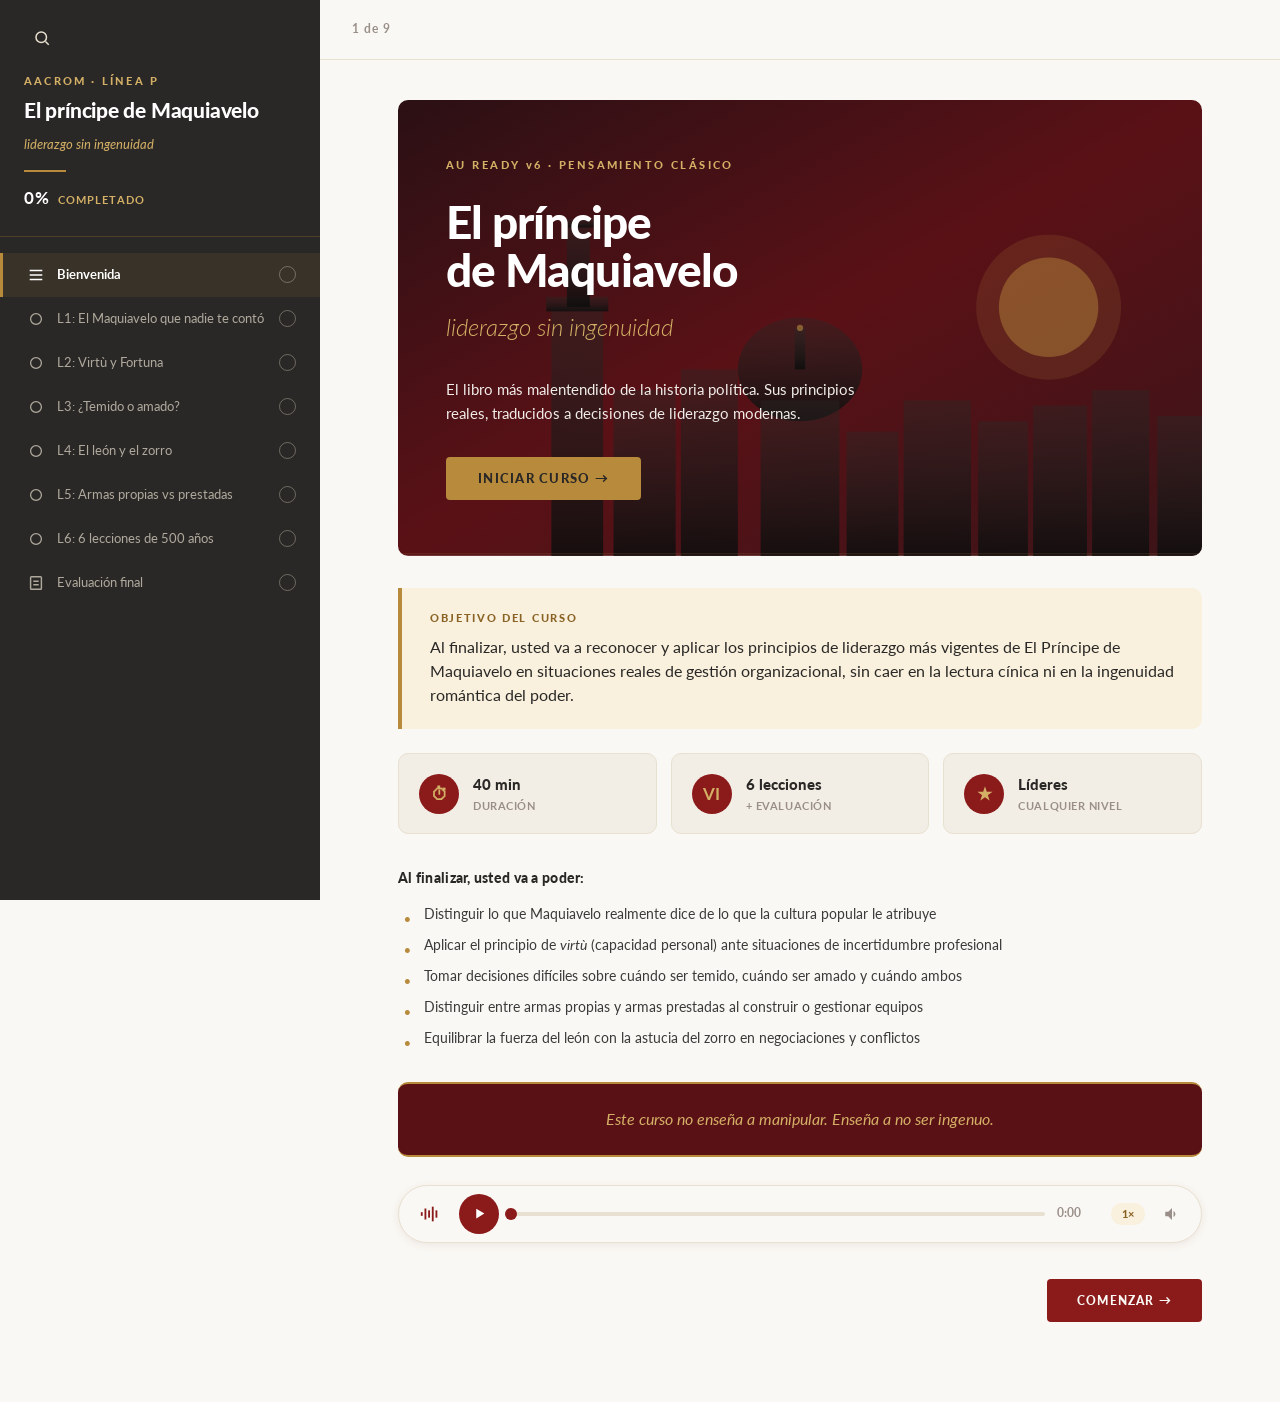
<file: maquiavelo/index.html>
<!DOCTYPE html>
<html lang="es">
<head>
  <meta charset="UTF-8" />
  <meta name="viewport" content="width=device-width, initial-scale=1.0" />
  <title>P-A.2 · El príncipe de Maquiavelo · Aacrom</title>
  <link rel="preconnect" href="https://fonts.googleapis.com">
  <link rel="preconnect" href="https://fonts.gstatic.com" crossorigin>
  <link href="https://fonts.googleapis.com/css2?family=Lato:wght@300;400;700;900&display=swap" rel="stylesheet">
  <link rel="stylesheet" href="css/style.css" />
</head>
<body>

<aside class="sidebar" id="sidebar">
  <div class="sidebar-top">
    <button class="sidebar-search" aria-label="Buscar">
      <svg viewBox="0 0 24 24" fill="none" stroke="currentColor" stroke-width="2"><circle cx="11" cy="11" r="7"/><path d="M21 21l-4.35-4.35"/></svg>
    </button>
    <button class="sidebar-close" id="sidebarClose" aria-label="Cerrar">×</button>
  </div>

  <div class="sidebar-brand">
    <div class="brand-logo">AACROM · LÍNEA P</div>
    <h1 class="sidebar-title">El príncipe de Maquiavelo</h1>
    <div class="sidebar-subtitle">liderazgo sin ingenuidad</div>
    <div class="sidebar-divider"></div>
    <div class="sidebar-progress-label"><span id="progressPct">0%</span> COMPLETADO</div>
  </div>

  <nav class="lesson-nav">
    <button class="lesson-link active" data-target="0">
      <span class="lesson-icon"><svg viewBox="0 0 20 20"><path d="M3 5h14M3 10h14M3 15h14" stroke="currentColor" stroke-width="1.6" fill="none"/></svg></span>
      <span class="lesson-label">Bienvenida</span>
      <span class="lesson-status"></span>
    </button>
    <button class="lesson-link" data-target="1">
      <span class="lesson-icon"><svg viewBox="0 0 20 20"><circle cx="10" cy="10" r="6" stroke="currentColor" stroke-width="1.4" fill="none"/></svg></span>
      <span class="lesson-label">L1: El Maquiavelo que nadie te contó</span>
      <span class="lesson-status"></span>
    </button>
    <button class="lesson-link" data-target="2">
      <span class="lesson-icon"><svg viewBox="0 0 20 20"><circle cx="10" cy="10" r="6" stroke="currentColor" stroke-width="1.4" fill="none"/></svg></span>
      <span class="lesson-label">L2: Virtù y Fortuna</span>
      <span class="lesson-status"></span>
    </button>
    <button class="lesson-link" data-target="3">
      <span class="lesson-icon"><svg viewBox="0 0 20 20"><circle cx="10" cy="10" r="6" stroke="currentColor" stroke-width="1.4" fill="none"/></svg></span>
      <span class="lesson-label">L3: ¿Temido o amado?</span>
      <span class="lesson-status"></span>
    </button>
    <button class="lesson-link" data-target="4">
      <span class="lesson-icon"><svg viewBox="0 0 20 20"><circle cx="10" cy="10" r="6" stroke="currentColor" stroke-width="1.4" fill="none"/></svg></span>
      <span class="lesson-label">L4: El león y el zorro</span>
      <span class="lesson-status"></span>
    </button>
    <button class="lesson-link" data-target="5">
      <span class="lesson-icon"><svg viewBox="0 0 20 20"><circle cx="10" cy="10" r="6" stroke="currentColor" stroke-width="1.4" fill="none"/></svg></span>
      <span class="lesson-label">L5: Armas propias vs prestadas</span>
      <span class="lesson-status"></span>
    </button>
    <button class="lesson-link" data-target="6">
      <span class="lesson-icon"><svg viewBox="0 0 20 20"><circle cx="10" cy="10" r="6" stroke="currentColor" stroke-width="1.4" fill="none"/></svg></span>
      <span class="lesson-label">L6: 6 lecciones de 500 años</span>
      <span class="lesson-status"></span>
    </button>
    <button class="lesson-link" data-target="7">
      <span class="lesson-icon"><svg viewBox="0 0 20 20"><rect x="4" y="3" width="12" height="14" rx="1" stroke="currentColor" stroke-width="1.6" fill="none"/><path d="M7 8h6M7 12h6" stroke="currentColor" stroke-width="1.6"/></svg></span>
      <span class="lesson-label">Evaluación final</span>
      <span class="lesson-status"></span>
    </button>
  </nav>
</aside>

<div class="main-wrap">

  <header class="topbar">
    <button class="menu-btn" id="menuBtn"><span></span><span></span><span></span></button>
    <div class="topbar-count" id="slideCount">1 de 9</div>
  </header>

  <main class="content" id="content">

    <!-- 0. BIENVENIDA -->
    <article class="lesson active" data-lesson="0">
      <div class="cover">
        <div class="cover-bg">
          <svg viewBox="0 0 800 440" preserveAspectRatio="xMidYMid slice" xmlns="http://www.w3.org/2000/svg">
            <defs>
              <linearGradient id="coverGrad" x1="0" y1="0" x2="1" y2="1">
                <stop offset="0%" stop-color="#2a1014"/>
                <stop offset="50%" stop-color="#5a1116"/>
                <stop offset="100%" stop-color="#3a1418"/>
              </linearGradient>
              <linearGradient id="silGrad" x1="0" y1="0" x2="0" y2="1">
                <stop offset="0%" stop-color="#2a2826" stop-opacity="0.4"/>
                <stop offset="100%" stop-color="#0d0d0d" stop-opacity="0.85"/>
              </linearGradient>
            </defs>
            <rect width="800" height="440" fill="url(#coverGrad)"/>
            <!-- Sol crepuscular -->
            <circle cx="640" cy="200" r="48" fill="#b88a3c" opacity="0.45"/>
            <circle cx="640" cy="200" r="70" fill="#b88a3c" opacity="0.15"/>
            <!-- Silueta de Florencia: Duomo + Palazzo Vecchio simplificados -->
            <!-- Palazzo Vecchio (torre alta) -->
            <rect x="160" y="200" width="50" height="240" fill="url(#silGrad)"/>
            <rect x="155" y="190" width="60" height="14" fill="url(#silGrad)"/>
            <rect x="175" y="120" width="22" height="80" fill="url(#silGrad)"/>
            <rect x="170" y="115" width="32" height="8" fill="url(#silGrad)"/>
            <!-- Edificios medios -->
            <rect x="220" y="280" width="60" height="160" fill="url(#silGrad)"/>
            <rect x="285" y="260" width="55" height="180" fill="url(#silGrad)"/>
            <!-- Duomo (cúpula) -->
            <ellipse cx="400" cy="260" rx="60" ry="50" fill="url(#silGrad)"/>
            <rect x="362" y="290" width="76" height="150" fill="url(#silGrad)"/>
            <rect x="395" y="220" width="10" height="40" fill="url(#silGrad)"/>
            <!-- Más edificios -->
            <rect x="445" y="320" width="50" height="120" fill="url(#silGrad)"/>
            <rect x="500" y="290" width="65" height="150" fill="url(#silGrad)"/>
            <rect x="572" y="310" width="48" height="130" fill="url(#silGrad)"/>
            <rect x="625" y="295" width="52" height="145" fill="url(#silGrad)"/>
            <rect x="682" y="280" width="55" height="160" fill="url(#silGrad)"/>
            <rect x="745" y="305" width="55" height="135" fill="url(#silGrad)"/>
            <!-- Detalles dorados sutiles -->
            <circle cx="400" cy="220" r="3" fill="#b88a3c" opacity="0.6"/>
            <circle cx="186" cy="160" r="2" fill="#b88a3c" opacity="0.6"/>
            <!-- Líneas decorativas dorada en la parte inferior -->
            <line x1="0" y1="438" x2="800" y2="438" stroke="#b88a3c" stroke-width="0.5" opacity="0.4"/>
          </svg>
        </div>
        <div class="cover-content">
          <div class="cover-logo">AU READY v6 · PENSAMIENTO CLÁSICO</div>
          <h1 class="cover-title">El príncipe<br/>de Maquiavelo</h1>
          <div class="cover-subtitle-italic">liderazgo sin ingenuidad</div>
          <p class="cover-desc">El libro más malentendido de la historia política. Sus principios reales, traducidos a decisiones de liderazgo modernas.</p>
          <button class="cover-btn" data-next>INICIAR CURSO →</button>
        </div>
      </div>

      <div class="objective-block">
        <h2 class="objective-label">OBJETIVO DEL CURSO</h2>
        <p class="objective-text">Al finalizar, usted va a reconocer y aplicar los principios de liderazgo más vigentes de El Príncipe de Maquiavelo en situaciones reales de gestión organizacional, sin caer en la lectura cínica ni en la ingenuidad romántica del poder.</p>
      </div>

      <div class="meta-row">
        <div class="meta-card">
          <div class="meta-icon">⏱</div>
          <div>
            <div class="meta-value">40 min</div>
            <div class="meta-label">DURACIÓN</div>
          </div>
        </div>
        <div class="meta-card">
          <div class="meta-icon">VI</div>
          <div>
            <div class="meta-value">6 lecciones</div>
            <div class="meta-label">+ EVALUACIÓN</div>
          </div>
        </div>
        <div class="meta-card">
          <div class="meta-icon">★</div>
          <div>
            <div class="meta-value">Líderes</div>
            <div class="meta-label">CUALQUIER NIVEL</div>
          </div>
        </div>
      </div>

      <div class="results-block">
        <h3 class="results-title">Al finalizar, usted va a poder:</h3>
        <ul class="results-list">
          <li>Distinguir lo que Maquiavelo realmente dice de lo que la cultura popular le atribuye</li>
          <li>Aplicar el principio de <em>virtù</em> (capacidad personal) ante situaciones de incertidumbre profesional</li>
          <li>Tomar decisiones difíciles sobre cuándo ser temido, cuándo ser amado y cuándo ambos</li>
          <li>Distinguir entre armas propias y armas prestadas al construir o gestionar equipos</li>
          <li>Equilibrar la fuerza del león con la astucia del zorro en negociaciones y conflictos</li>
        </ul>
      </div>

      <div class="warning-statement">
        Este curso no enseña a manipular. Enseña a no ser ingenuo.
      </div>

      <div class="audio-pill" data-audio="lesson0">
        <button class="audio-wave"><svg class="ico-wave" viewBox="0 0 24 24" fill="currentColor"><rect x="2" y="10" width="2" height="4"/><rect x="6" y="6" width="2" height="12"/><rect x="10" y="8" width="2" height="8"/><rect x="14" y="4" width="2" height="16"/><rect x="18" y="8" width="2" height="8"/></svg></button>
        <button class="audio-play"><svg class="ico-play" viewBox="0 0 16 16" fill="currentColor"><path d="M4 2l10 6-10 6z"/></svg><svg class="ico-pause" viewBox="0 0 16 16" fill="currentColor"><path d="M4 2h3v12H4zm5 0h3v12H9z"/></svg></button>
        <div class="audio-track"><div class="audio-dot"></div></div>
        <div class="audio-time"><span class="audio-progress">0:00</span></div>
        <button class="audio-speed" data-speed="1">1×</button>
        <button class="audio-volume"><svg viewBox="0 0 24 24" fill="currentColor"><path d="M3 9v6h4l5 5V4L7 9H3zm13.5 3c0-1.77-1.02-3.29-2.5-4.03v8.05c1.48-.73 2.5-2.25 2.5-4.02z"/></svg></button>
      </div>

      <div class="continue-wrap"><button class="continue-btn" data-next>COMENZAR →</button></div>
    </article>

    <!-- 1. LECCIÓN 1: DESMITIFICACIÓN -->
    <article class="lesson" data-lesson="1">
      <div class="lesson-header">
        <div class="lesson-counter">LECCIÓN 1 · 5 MIN</div>
        <h1 class="lesson-title">El Maquiavelo que <em>nadie</em><br/>te contó</h1>
        <div class="lesson-underline"></div>
      </div>

      <div class="instruction-callout">
        <div class="inst-icon">
          <svg viewBox="0 0 24 24" fill="currentColor"><circle cx="12" cy="12" r="10"/><path d="M12 7v0m0 3v7" stroke="#faf8f4" stroke-width="2" stroke-linecap="round" fill="none"/></svg>
        </div>
        <p><em>Instrucción:</em> Escuche el audio y reconozca los tres mitos más comunes sobre Maquiavelo antes de entrar al contenido del curso.</p>
      </div>

      <div class="audio-pill" data-audio="lesson1">
        <button class="audio-wave"><svg class="ico-wave" viewBox="0 0 24 24" fill="currentColor"><rect x="2" y="10" width="2" height="4"/><rect x="6" y="6" width="2" height="12"/><rect x="10" y="8" width="2" height="8"/><rect x="14" y="4" width="2" height="16"/><rect x="18" y="8" width="2" height="8"/></svg></button>
        <button class="audio-play"><svg class="ico-play" viewBox="0 0 16 16" fill="currentColor"><path d="M4 2l10 6-10 6z"/></svg><svg class="ico-pause" viewBox="0 0 16 16" fill="currentColor"><path d="M4 2h3v12H4zm5 0h3v12H9z"/></svg></button>
        <div class="audio-track"><div class="audio-dot"></div></div>
        <div class="audio-time"><span class="audio-progress">0:00</span></div>
        <button class="audio-speed" data-speed="1">1×</button>
        <button class="audio-volume"><svg viewBox="0 0 24 24" fill="currentColor"><path d="M3 9v6h4l5 5V4L7 9H3zm13.5 3c0-1.77-1.02-3.29-2.5-4.03v8.05c1.48-.73 2.5-2.25 2.5-4.02z"/></svg></button>
      </div>

      <div class="content-block">
        <p class="block-lead">Existe una palabra en español que se usa como insulto: <strong>maquiavélico</strong>. Significa traicionero, manipulador, sin escrúpulos. Y es una de las injusticias más grandes que la historia le ha hecho a un autor.</p>
        <p>Nicolás Maquiavelo no era ninguna de esas cosas. Era un funcionario público florentino que durante catorce años observó cómo se ganaba y se perdía el poder en su época. Cuando lo despidieron, exiliado en una pequeña finca, escribió un libro de apenas veintiséis capítulos que cambiaría para siempre la forma en que entendemos el liderazgo.</p>
      </div>

      <div class="content-block">
        <h2 class="block-title">El contexto en tres datos</h2>
        <div class="numbered-cards">
          <div class="num-card" data-color="wine">
            <div class="nc-num">01</div>
            <div class="nc-body">
              <h4>1469 · Florencia</h4>
              <p>Nace en una pequeña república rodeada de monarquías mucho más poderosas. La supervivencia política era un arte diario.</p>
            </div>
          </div>
          <div class="num-card" data-color="wine-dark">
            <div class="nc-num">02</div>
            <div class="nc-body">
              <h4>1498-1512 · Funcionario público</h4>
              <p>Catorce años como diplomático y secretario observando de cerca cómo actuaban los grandes líderes de su tiempo: Papas, reyes, generales, conspiradores.</p>
            </div>
          </div>
          <div class="num-card" data-color="slate">
            <div class="nc-num">03</div>
            <div class="nc-body">
              <h4>1513 · El exilio</h4>
              <p>Cae el gobierno republicano. Lo arrestan, lo torturan, lo exilian a una finca en el campo. Desde allí, sin esperanza de volver al poder, escribe <em>El Príncipe</em>.</p>
            </div>
          </div>
        </div>
      </div>

      <div class="content-block">
        <h2 class="block-title">Los tres mitos que vamos a desarmar</h2>
        <p class="block-sub">Lo que la cultura popular dice de Maquiavelo vs. lo que realmente dice el libro.</p>

        <div class="compare-block">
          <div class="compare-col left">
            <div class="compare-tag">MITO POPULAR</div>
            <p class="compare-text">"El fin justifica los medios."</p>
          </div>
          <div class="compare-col right">
            <div class="compare-tag">LO QUE REALMENTE DICE</div>
            <p class="compare-text">Maquiavelo <strong>nunca escribió esa frase</strong>. Sí dice que en política los resultados se juzgan, pero no propone amoralidad como regla general.</p>
          </div>
        </div>

        <div class="compare-block">
          <div class="compare-col left">
            <div class="compare-tag">MITO POPULAR</div>
            <p class="compare-text">"Hay que ser cruel para gobernar."</p>
          </div>
          <div class="compare-col right">
            <div class="compare-tag">LO QUE REALMENTE DICE</div>
            <p class="compare-text">Distingue entre <strong>crueldad bien usada y mal usada</strong>. La temprana y necesaria, dice, es preferible a la prolongada que destruye todo.</p>
          </div>
        </div>

        <div class="compare-block">
          <div class="compare-col left">
            <div class="compare-tag">MITO POPULAR</div>
            <p class="compare-text">"Es un manual para manipular gente."</p>
          </div>
          <div class="compare-col right">
            <div class="compare-tag">LO QUE REALMENTE DICE</div>
            <p class="compare-text">Es un manual sobre <strong>cómo conservar el poder cuando otros quieren quitárselo</strong>. Es más defensivo que ofensivo.</p>
          </div>
        </div>
      </div>

      <div class="statement-dark">
        <div class="stmt-quote-mark">"</div>
        <p class="stmt-text">Maquiavelo no enseña a ser malo. Enseña a <strong>no ser ingenuo</strong> en un mundo donde otros no son siempre buenos.</p>
      </div>

      <div class="knowledge-check" data-kc="kc1">
        <div class="kc-label">COMPROBACIÓN RÁPIDA</div>
        <h3 class="kc-question">¿Cuál es la mejor descripción de El Príncipe de Maquiavelo?</h3>
        <div class="kc-options">
          <button class="kc-option" data-correct="false">Un manual para manipular y traicionar para llegar al poder</button>
          <button class="kc-option" data-correct="true">Una observación realista de cómo se ejerce y conserva el poder</button>
          <button class="kc-option" data-correct="false">Una filosofía moral sobre el bien y el mal en el liderazgo</button>
          <button class="kc-option" data-correct="false">Un libro de historia sobre Florencia del siglo XVI</button>
        </div>
        <div class="kc-feedback"></div>
      </div>

      <div class="continue-wrap"><button class="continue-btn" data-next>CONTINUAR →</button></div>
    </article>

    <!-- 2. LECCIÓN 2: VIRTÙ Y FORTUNA -->
    <article class="lesson" data-lesson="2">
      <div class="lesson-header">
        <div class="lesson-counter">LECCIÓN 2 · 6 MIN</div>
        <h1 class="lesson-title"><em>Virtù</em> y <em>Fortuna</em><br/>la mitad que controla usted</h1>
        <div class="lesson-underline"></div>
      </div>

      <div class="instruction-callout">
        <div class="inst-icon"><svg viewBox="0 0 24 24" fill="currentColor"><circle cx="12" cy="12" r="10"/><path d="M12 7v0m0 3v7" stroke="#faf8f4" stroke-width="2" stroke-linecap="round" fill="none"/></svg></div>
        <p><em>Instrucción:</em> Escuche el audio y aprenda a aplicar el ejercicio del 50/50 a cualquier situación de incertidumbre profesional.</p>
      </div>

      <div class="audio-pill" data-audio="lesson2">
        <button class="audio-wave"><svg class="ico-wave" viewBox="0 0 24 24" fill="currentColor"><rect x="2" y="10" width="2" height="4"/><rect x="6" y="6" width="2" height="12"/><rect x="10" y="8" width="2" height="8"/><rect x="14" y="4" width="2" height="16"/><rect x="18" y="8" width="2" height="8"/></svg></button>
        <button class="audio-play"><svg class="ico-play" viewBox="0 0 16 16" fill="currentColor"><path d="M4 2l10 6-10 6z"/></svg><svg class="ico-pause" viewBox="0 0 16 16" fill="currentColor"><path d="M4 2h3v12H4zm5 0h3v12H9z"/></svg></button>
        <div class="audio-track"><div class="audio-dot"></div></div>
        <div class="audio-time"><span class="audio-progress">0:00</span></div>
        <button class="audio-speed" data-speed="1">1×</button>
        <button class="audio-volume"><svg viewBox="0 0 24 24" fill="currentColor"><path d="M3 9v6h4l5 5V4L7 9H3zm13.5 3c0-1.77-1.02-3.29-2.5-4.03v8.05c1.48-.73 2.5-2.25 2.5-4.02z"/></svg></button>
      </div>

      <div class="content-block">
        <p class="block-lead">En el capítulo veinticinco, Maquiavelo introduce uno de los conceptos más liberadores del libro: la <strong>fortuna gobierna aproximadamente la mitad</strong> de nuestros actos. La otra mitad la decidimos nosotros con lo que él llama <em>virtù</em>.</p>
        <p>Esa idea, sencilla en apariencia, libera a quien la entiende de dos errores comunes: creer que todo está bajo su control y angustiarse por lo que no maneja, o creer que nada está bajo su control y volverse pasivo.</p>
      </div>

      <div class="content-block">
        <h2 class="block-title">Las dos fuerzas que mueven todo</h2>

        <div class="compare-block">
          <div class="compare-col left">
            <div class="compare-tag">FORTUNA</div>
            <p class="compare-text"><strong>Lo externo</strong>, lo que pasa sin que usted lo decida.</p>
            <p class="compare-text">Cambios de mercado, decisiones de otros, crisis del sector, reorganizaciones.</p>
            <p class="compare-text">Aproximadamente <strong>50% de los resultados</strong>.</p>
            <p class="compare-text">No se puede cambiar. Solo prever y reaccionar.</p>
          </div>
          <div class="compare-col right">
            <div class="compare-tag">VIRTÙ</div>
            <p class="compare-text"><strong>Lo interno</strong>, su capacidad personal de respuesta.</p>
            <p class="compare-text">Preparación, juicio, oportunismo bien entendido, valentía.</p>
            <p class="compare-text">Aproximadamente <strong>50% de los resultados</strong>.</p>
            <p class="compare-text">Se construye con disciplina y experiencia.</p>
          </div>
        </div>
      </div>

      <div class="content-block">
        <h2 class="block-title">Los dos errores que comete quien ignora cualquiera de las dos</h2>
        <div class="numbered-cards">
          <div class="num-card" data-color="wine">
            <div class="nc-num">01</div>
            <div class="nc-body">
              <h4>Los que solo confían en su virtù</h4>
              <p>Se estrellan cuando llega un cambio que no anticiparon. Confunden capacidad con omnipotencia. Cuando la realidad les recuerda que no controlan todo, entran en crisis personal o profesional.</p>
            </div>
          </div>
          <div class="num-card" data-color="muted">
            <div class="nc-num">02</div>
            <div class="nc-body">
              <h4>Los que solo culpan a la fortuna</h4>
              <p>Se vuelven pasivos. Esperan a que las circunstancias cambien. Dejan de invertir en su propia capacidad. Cuando la oportunidad llega, no están preparados para aprovecharla.</p>
            </div>
          </div>
        </div>
      </div>

      <div class="content-block">
        <h2 class="block-title">El ejercicio del 50/50</h2>
        <p>Ante cualquier situación de incertidumbre profesional, hágase estas dos preguntas:</p>
        <div class="numbered-cards" style="margin-top: 14px;">
          <div class="num-card" data-color="slate">
            <div class="nc-num">?</div>
            <div class="nc-body">
              <h4>¿Qué parte de esto está fuera de mi control?</h4>
              <p>Ahí me preparo, no me desgasto.</p>
            </div>
          </div>
          <div class="num-card" data-color="gold">
            <div class="nc-num">!</div>
            <div class="nc-body">
              <h4>¿Qué parte sí puedo afectar?</h4>
              <p>Ahí pongo toda mi <em>virtù</em>.</p>
            </div>
          </div>
        </div>
      </div>

      <div class="case-block">
        <div class="case-tag">CASO APLICADO</div>
        <h4>Daniela y la reestructuración</h4>
        <p>Daniela es jefa de área en una empresa que acaba de anunciar una reestructuración. Su área puede desaparecer, fusionarse o sostenerse. No lo sabe.</p>
        <p><strong>Si actúa solo desde la virtù</strong>: trata de convencer a la dirección de mantener su área. Pelea cada reunión. Se desgasta en una batalla que no controla.</p>
        <p><strong>Si actúa solo desde la fortuna</strong>: espera pasiva. Acepta lo que venga. No se prepara para nada.</p>
        <p><strong>Una Daniela maquiavélica</strong> reconoce que la decisión final es fortuna. Pero sí puede preparar opciones: fortalecer su perfil interno, conversar con otras áreas, documentar el valor que aporta. Eso es virtù aplicada a lo controlable. Cuando se tome la decisión, va a tener opciones reales, sea cual sea el resultado.</p>
      </div>

      <div class="knowledge-check" data-kc="kc2">
        <div class="kc-label">COMPROBACIÓN RÁPIDA</div>
        <h3 class="kc-question">Según Maquiavelo, ante un cambio inesperado en su área, ¿qué debería hacer un líder?</h3>
        <div class="kc-options">
          <button class="kc-option" data-correct="false">Aceptar que es fortuna y esperar a que pase</button>
          <button class="kc-option" data-correct="false">Resistir el cambio porque puede salir mal</button>
          <button class="kc-option" data-correct="true">Identificar qué parte es fortuna y qué parte responde a su virtù</button>
          <button class="kc-option" data-correct="false">Buscar culpables del cambio</button>
        </div>
        <div class="kc-feedback"></div>
      </div>

      <div class="continue-wrap"><button class="continue-btn" data-next>CONTINUAR →</button></div>
    </article>

    <!-- 3. LECCIÓN 3: TEMIDO O AMADO -->
    <article class="lesson" data-lesson="3">
      <div class="lesson-header">
        <div class="lesson-counter">LECCIÓN 3 · 7 MIN</div>
        <h1 class="lesson-title">¿Temido o amado?<br/>la decisión <em>más malentendida</em></h1>
        <div class="lesson-underline"></div>
      </div>

      <div class="instruction-callout">
        <div class="inst-icon"><svg viewBox="0 0 24 24" fill="currentColor"><circle cx="12" cy="12" r="10"/><path d="M12 7v0m0 3v7" stroke="#faf8f4" stroke-width="2" stroke-linecap="round" fill="none"/></svg></div>
        <p><em>Instrucción:</em> Escuche el audio y conozca lo que el capítulo XVII realmente dice. Al final, las tres preguntas honestas.</p>
      </div>

      <div class="audio-pill" data-audio="lesson3">
        <button class="audio-wave"><svg class="ico-wave" viewBox="0 0 24 24" fill="currentColor"><rect x="2" y="10" width="2" height="4"/><rect x="6" y="6" width="2" height="12"/><rect x="10" y="8" width="2" height="8"/><rect x="14" y="4" width="2" height="16"/><rect x="18" y="8" width="2" height="8"/></svg></button>
        <button class="audio-play"><svg class="ico-play" viewBox="0 0 16 16" fill="currentColor"><path d="M4 2l10 6-10 6z"/></svg><svg class="ico-pause" viewBox="0 0 16 16" fill="currentColor"><path d="M4 2h3v12H4zm5 0h3v12H9z"/></svg></button>
        <div class="audio-track"><div class="audio-dot"></div></div>
        <div class="audio-time"><span class="audio-progress">0:00</span></div>
        <button class="audio-speed" data-speed="1">1×</button>
        <button class="audio-volume"><svg viewBox="0 0 24 24" fill="currentColor"><path d="M3 9v6h4l5 5V4L7 9H3zm13.5 3c0-1.77-1.02-3.29-2.5-4.03v8.05c1.48-.73 2.5-2.25 2.5-4.02z"/></svg></button>
      </div>

      <div class="content-block">
        <p class="block-lead">El capítulo diecisiete es probablemente el <strong>más citado y peor entendido</strong> de toda la obra. La cita popular dice "es mejor ser temido que amado". Pero Maquiavelo nunca escribió exactamente eso.</p>
      </div>

      <div class="content-block">
        <h2 class="block-title">Lo que la gente cree vs. lo que realmente dice</h2>
        <div class="compare-block">
          <div class="compare-col left">
            <div class="compare-tag">VERSIÓN POPULAR</div>
            <p class="compare-text">"Es mejor ser temido que amado."</p>
          </div>
          <div class="compare-col right">
            <div class="compare-tag">TEXTO REAL</div>
            <p class="compare-text"><strong>"Si no se puede ser las dos cosas</strong>, es más seguro ser temido que amado."</p>
          </div>
        </div>
        <p style="margin-top: 14px;">Esa condición de tres palabras cambia todo. El amor depende del otro. El miedo depende de usted. El cariño es valioso pero frágil. El respeto basado en consecuencias claras es más estable. <strong>No moralmente superior, simplemente más previsible</strong>.</p>
      </div>

      <div class="content-block">
        <h2 class="block-title">Los tres tipos de líder</h2>

        <div class="tabs-block">
          <div class="tabs-nav">
            <button class="tab active" data-tab="lider-amado">El líder amado</button>
            <button class="tab" data-tab="lider-temido">El líder temido</button>
            <button class="tab" data-tab="lider-respetado">El líder respetado</button>
          </div>
          <div class="tabs-body">
            <div class="tab-panel active" data-panel="lider-amado">
              <h3>El líder amado (sin temor)</h3>
              <ul>
                <li>Genera afecto, pero sus instrucciones son opcionales</li>
                <li>Cuando hay que tomar decisiones impopulares, el equipo se siente traicionado</li>
                <li>Funciona en períodos de estabilidad, <strong>falla en crisis</strong></li>
              </ul>
            </div>
            <div class="tab-panel" data-panel="lider-temido">
              <h3>El líder temido (sin amor)</h3>
              <ul>
                <li>Genera disciplina, pero también resentimiento silencioso</li>
                <li>El equipo cumple por miedo, no por convicción</li>
                <li>Sostenible a corto plazo, <strong>insostenible a largo plazo</strong></li>
              </ul>
            </div>
            <div class="tab-panel" data-panel="lider-respetado">
              <h3>El líder respetado (ambos)</h3>
              <ul>
                <li>Genera afecto por su humanidad y temor por su firmeza</li>
                <li>El equipo lo aprecia y al mismo tiempo no quiere decepcionarlo</li>
                <li>Es lo más cercano al <strong>ideal maquiavélico</strong></li>
              </ul>
            </div>
          </div>
        </div>
      </div>

      <div class="statement-dark">
        <div class="stmt-quote-mark">"</div>
        <p class="stmt-text">Hay una sola cosa que Maquiavelo dice que un líder nunca debe ser: <strong>odiado</strong>. Porque el odio es lo único de lo que un líder no puede regresar.</p>
      </div>

      <div class="content-block">
        <h2 class="block-title">Tres preguntas honestas</h2>
        <div class="numbered-cards">
          <div class="num-card" data-color="wine">
            <div class="nc-num">01</div>
            <div class="nc-body">
              <p>¿Mi equipo cumple porque <strong>cree</strong> o porque <strong>teme</strong>?</p>
            </div>
          </div>
          <div class="num-card" data-color="wine">
            <div class="nc-num">02</div>
            <div class="nc-body">
              <p>¿Cuándo fue la última vez que tomé una <strong>decisión impopular</strong>?</p>
            </div>
          </div>
          <div class="num-card" data-color="wine-dark">
            <div class="nc-num">03</div>
            <div class="nc-body">
              <p>¿Hay alguien en mi equipo que me <strong>odie</strong>? ¿Por qué?</p>
            </div>
          </div>
        </div>
      </div>

      <div class="knowledge-check" data-kc="kc3">
        <div class="kc-label">COMPROBACIÓN RÁPIDA</div>
        <h3 class="kc-question">Según Maquiavelo, ¿cuál es la peor situación para un líder?</h3>
        <div class="kc-options">
          <button class="kc-option" data-correct="false">Ser temido sin ser amado</button>
          <button class="kc-option" data-correct="false">Ser amado sin ser temido</button>
          <button class="kc-option" data-correct="true">Ser odiado</button>
          <button class="kc-option" data-correct="false">No generar ninguna emoción</button>
        </div>
        <div class="kc-feedback"></div>
      </div>

      <div class="continue-wrap"><button class="continue-btn" data-next>CONTINUAR →</button></div>
    </article>

    <!-- 4. LECCIÓN 4: LEÓN Y ZORRO -->
    <article class="lesson" data-lesson="4">
      <div class="lesson-header">
        <div class="lesson-counter">LECCIÓN 4 · 6 MIN</div>
        <h1 class="lesson-title">El león y el zorro<br/><em>fuerza con inteligencia</em></h1>
        <div class="lesson-underline"></div>
      </div>

      <div class="instruction-callout">
        <div class="inst-icon"><svg viewBox="0 0 24 24" fill="currentColor"><circle cx="12" cy="12" r="10"/><path d="M12 7v0m0 3v7" stroke="#faf8f4" stroke-width="2" stroke-linecap="round" fill="none"/></svg></div>
        <p><em>Instrucción:</em> Escuche el audio, identifique su balance natural personal y reconozca cuándo aplicar cada una.</p>
      </div>

      <div class="audio-pill" data-audio="lesson4">
        <button class="audio-wave"><svg class="ico-wave" viewBox="0 0 24 24" fill="currentColor"><rect x="2" y="10" width="2" height="4"/><rect x="6" y="6" width="2" height="12"/><rect x="10" y="8" width="2" height="8"/><rect x="14" y="4" width="2" height="16"/><rect x="18" y="8" width="2" height="8"/></svg></button>
        <button class="audio-play"><svg class="ico-play" viewBox="0 0 16 16" fill="currentColor"><path d="M4 2l10 6-10 6z"/></svg><svg class="ico-pause" viewBox="0 0 16 16" fill="currentColor"><path d="M4 2h3v12H4zm5 0h3v12H9z"/></svg></button>
        <div class="audio-track"><div class="audio-dot"></div></div>
        <div class="audio-time"><span class="audio-progress">0:00</span></div>
        <button class="audio-speed" data-speed="1">1×</button>
        <button class="audio-volume"><svg viewBox="0 0 24 24" fill="currentColor"><path d="M3 9v6h4l5 5V4L7 9H3zm13.5 3c0-1.77-1.02-3.29-2.5-4.03v8.05c1.48-.73 2.5-2.25 2.5-4.02z"/></svg></button>
      </div>

      <div class="content-block">
        <p class="block-lead">El capítulo dieciocho propone una metáfora memorable: un líder debe combinar la <strong>fuerza del león</strong> con la <strong>astucia del zorro</strong>. Ni puro león ni puro zorro. <em>Ambos</em>.</p>
      </div>

      <div class="content-block">
        <h2 class="block-title">Las dos naturalezas</h2>
        <div class="lg-block">
          <div class="lg-card">
            <svg class="lg-icon" viewBox="0 0 80 80" xmlns="http://www.w3.org/2000/svg">
              <!-- León estilizado -->
              <circle cx="40" cy="40" r="22" fill="none" stroke="#8b1a1a" stroke-width="2"/>
              <circle cx="40" cy="40" r="32" fill="none" stroke="#b88a3c" stroke-width="1.5" stroke-dasharray="4 3"/>
              <path d="M 33 38 Q 33 35 35 35 Q 37 35 37 38 Z" fill="#8b1a1a"/>
              <path d="M 43 38 Q 43 35 45 35 Q 47 35 47 38 Z" fill="#8b1a1a"/>
              <path d="M 36 46 Q 40 50 44 46" stroke="#8b1a1a" stroke-width="2" fill="none"/>
              <path d="M 30 30 L 26 22 M 50 30 L 54 22 M 40 24 L 40 18" stroke="#b88a3c" stroke-width="1.5"/>
            </svg>
            <h4>LEÓN</h4>
            <div class="lg-tag">fuerza directa</div>
            <p>Presencia, autoridad visible, capacidad de imponerse cuando hace falta.</p>
            <p><strong>Bueno para:</strong> enfrentar crisis abiertas, defender posiciones, romper bloqueos.</p>
            <p><strong>Insuficiente porque:</strong> solo fuerza espanta a las trampas, pero <em>no las detecta</em>.</p>
          </div>
          <div class="lg-card">
            <svg class="lg-icon" viewBox="0 0 80 80" xmlns="http://www.w3.org/2000/svg">
              <!-- Zorro estilizado -->
              <path d="M 20 50 L 40 25 L 60 50 L 55 60 L 25 60 Z" fill="none" stroke="#8b1a1a" stroke-width="2"/>
              <path d="M 30 30 L 25 18 L 35 28 Z M 50 30 L 55 18 L 45 28 Z" fill="#8b1a1a"/>
              <circle cx="34" cy="44" r="1.5" fill="#8b1a1a"/>
              <circle cx="46" cy="44" r="1.5" fill="#8b1a1a"/>
              <path d="M 40 50 L 40 53" stroke="#8b1a1a" stroke-width="2"/>
              <path d="M 36 56 Q 40 58 44 56" stroke="#8b1a1a" stroke-width="1.5" fill="none"/>
            </svg>
            <h4>ZORRO</h4>
            <div class="lg-tag">astucia</div>
            <p>Lectura del entorno, anticipación, capacidad de detectar movimientos ajenos.</p>
            <p><strong>Bueno para:</strong> detectar conspiraciones, leer alianzas reales, anticipar movimientos.</p>
            <p><strong>Insuficiente porque:</strong> solo astucia es <em>visto como cobardía</em> y débil en confrontación.</p>
          </div>
        </div>
      </div>

      <div class="content-block">
        <h2 class="block-title">¿Es usted más león o más zorro?</h2>
        <div class="selfcheck-block" id="selfcheck-lz">
          <h4>Tres preguntas honestas. Elija una opción por pregunta.</h4>

          <div class="selfcheck-q">
            <p class="q-text">1. Ante un conflicto directo con un colega, ¿qué tiende a hacer primero?</p>
            <div class="selfcheck-options">
              <button class="selfcheck-option" data-type="leon">Confrontar directamente para resolver</button>
              <button class="selfcheck-option" data-type="zorro">Observar y esperar el mejor momento</button>
            </div>
          </div>

          <div class="selfcheck-q">
            <p class="q-text">2. Cuando tiene que tomar una decisión con información incompleta, ¿qué hace?</p>
            <div class="selfcheck-options">
              <button class="selfcheck-option" data-type="leon">Decide rápido y ajusta sobre la marcha</button>
              <button class="selfcheck-option" data-type="zorro">Investiga más antes de decidir</button>
            </div>
          </div>

          <div class="selfcheck-q">
            <p class="q-text">3. En una reunión donde alguien dice algo que sabe es falso, ¿qué hace?</p>
            <div class="selfcheck-options">
              <button class="selfcheck-option" data-type="leon">Lo corrige en el momento</button>
              <button class="selfcheck-option" data-type="zorro">Toma nota mental y lo aborda después</button>
            </div>
          </div>

          <div class="selfcheck-result" id="selfcheck-result-lz"></div>
        </div>
      </div>

      <div class="content-block">
        <h2 class="block-title">Situaciones que piden cada una</h2>
        <div class="numbered-cards">
          <div class="num-card" data-color="wine">
            <div class="nc-num">01</div>
            <div class="nc-body">
              <h4>Pide LEÓN</h4>
              <p>Una crisis abierta. Una decisión que no admite dudas. Un confrontamiento inevitable. El equipo necesita ver firmeza.</p>
            </div>
          </div>
          <div class="num-card" data-color="gold">
            <div class="nc-num">02</div>
            <div class="nc-body">
              <h4>Pide ZORRO</h4>
              <p>Una negociación donde la otra parte oculta intenciones. Una sospecha de conspiración interna. Una alianza que conviene verificar.</p>
            </div>
          </div>
          <div class="num-card" data-color="slate">
            <div class="nc-num">03</div>
            <div class="nc-body">
              <h4>Pide AMBOS secuencialmente</h4>
              <p>Un conflicto largo donde primero hay que entender (zorro), después actuar (león). La mayoría de los conflictos organizacionales reales son así.</p>
            </div>
          </div>
          <div class="num-card" data-color="wine-dark">
            <div class="nc-num">04</div>
            <div class="nc-body">
              <h4>Pide AMBOS simultáneamente</h4>
              <p>Una negociación decisiva con dirección general donde hay que ser firme y leer al otro al mismo tiempo. Ahí se ve al líder maduro.</p>
            </div>
          </div>
        </div>
      </div>

      <div class="knowledge-check" data-kc="kc4">
        <div class="kc-label">COMPROBACIÓN RÁPIDA</div>
        <h3 class="kc-question">Un líder que solo actúa como león sin desarrollar el zorro corre el riesgo de:</h3>
        <div class="kc-options">
          <button class="kc-option" data-correct="false">Ser visto como débil</button>
          <button class="kc-option" data-correct="true">No detectar trampas o conspiraciones que requieren astucia</button>
          <button class="kc-option" data-correct="false">Generar amor en lugar de respeto</button>
          <button class="kc-option" data-correct="false">Volverse demasiado popular</button>
        </div>
        <div class="kc-feedback"></div>
      </div>

      <div class="continue-wrap"><button class="continue-btn" data-next>CONTINUAR →</button></div>
    </article>

    <!-- 5. LECCIÓN 5: ARMAS PROPIAS -->
    <article class="lesson" data-lesson="5">
      <div class="lesson-header">
        <div class="lesson-counter">LECCIÓN 5 · 6 MIN</div>
        <h1 class="lesson-title">Armas propias<br/>vs <em>armas prestadas</em></h1>
        <div class="lesson-underline"></div>
      </div>

      <div class="instruction-callout">
        <div class="inst-icon"><svg viewBox="0 0 24 24" fill="currentColor"><circle cx="12" cy="12" r="10"/><path d="M12 7v0m0 3v7" stroke="#faf8f4" stroke-width="2" stroke-linecap="round" fill="none"/></svg></div>
        <p><em>Instrucción:</em> Escuche el audio y aplique la pregunta clave antes de delegar algo importante.</p>
      </div>

      <div class="audio-pill" data-audio="lesson5">
        <button class="audio-wave"><svg class="ico-wave" viewBox="0 0 24 24" fill="currentColor"><rect x="2" y="10" width="2" height="4"/><rect x="6" y="6" width="2" height="12"/><rect x="10" y="8" width="2" height="8"/><rect x="14" y="4" width="2" height="16"/><rect x="18" y="8" width="2" height="8"/></svg></button>
        <button class="audio-play"><svg class="ico-play" viewBox="0 0 16 16" fill="currentColor"><path d="M4 2l10 6-10 6z"/></svg><svg class="ico-pause" viewBox="0 0 16 16" fill="currentColor"><path d="M4 2h3v12H4zm5 0h3v12H9z"/></svg></button>
        <div class="audio-track"><div class="audio-dot"></div></div>
        <div class="audio-time"><span class="audio-progress">0:00</span></div>
        <button class="audio-speed" data-speed="1">1×</button>
        <button class="audio-volume"><svg viewBox="0 0 24 24" fill="currentColor"><path d="M3 9v6h4l5 5V4L7 9H3zm13.5 3c0-1.77-1.02-3.29-2.5-4.03v8.05c1.48-.73 2.5-2.25 2.5-4.02z"/></svg></button>
      </div>

      <div class="content-block">
        <p class="block-lead">En los capítulos doce y trece, Maquiavelo habla de un tema que en su época eran ejércitos, pero en la nuestra es directamente <strong>equipos de trabajo</strong>. Distingue tres tipos de armas. Solo una da seguridad real.</p>
      </div>

      <div class="content-block">
        <h2 class="block-title">Los tres tipos de armas en lenguaje moderno</h2>
        <div class="numbered-cards">
          <div class="num-card" data-color="wine">
            <div class="nc-num">01</div>
            <div class="nc-body">
              <h4>ARMAS MERCENARIAS</h4>
              <p>Consultores externos contratados solo por su expertise técnica. <strong>Riesgo:</strong> no tienen <em>skin in the game</em>. Cuando las cosas se ponen difíciles, se van.</p>
              <p><em>Útil para:</em> especializaciones puntuales con plazo definido.</p>
            </div>
          </div>
          <div class="num-card" data-color="gold">
            <div class="nc-num">02</div>
            <div class="nc-body">
              <h4>ARMAS AUXILIARES</h4>
              <p>Equipos prestados de otra área, alianzas, partners externos. <strong>Riesgo:</strong> tienen sus propios intereses. En conflicto, eligen los suyos.</p>
              <p><em>Útil para:</em> colaboración temporal, no para conservar poder.</p>
            </div>
          </div>
          <div class="num-card" data-color="wine-dark">
            <div class="nc-num">03</div>
            <div class="nc-body">
              <h4>ARMAS PROPIAS</h4>
              <p>Equipo construido por usted, formado por usted, leal por convicción. <strong>Costo:</strong> tiempo, inversión personal, paciencia.</p>
              <p><em>Útil para:</em> todo lo que importa en el mediano y largo plazo.</p>
            </div>
          </div>
        </div>
      </div>

      <div class="statement-dark">
        <div class="stmt-quote-mark">"</div>
        <p class="stmt-text">Antes de delegar algo importante, pregúntese: <strong>¿esta persona estaría con usted si las cosas se ponen difíciles?</strong></p>
      </div>

      <div class="content-block">
        <h2 class="block-title">Construir armas propias: tres principios</h2>
        <div class="numbered-cards">
          <div class="num-card" data-color="slate">
            <div class="nc-num">01</div>
            <div class="nc-body">
              <h4>Recluite despacio, despida rápido</h4>
              <p>La lealtad no se compra con sueldo. Se construye con tiempo de convivencia profesional, momentos compartidos de presión, consistencia.</p>
            </div>
          </div>
          <div class="num-card" data-color="slate">
            <div class="nc-num">02</div>
            <div class="nc-body">
              <h4>Invierta en su gente más allá del cumplimiento</h4>
              <p>Desarrollo profesional real construye lealtad genuina. La gente recuerda a quien la formó. Los jefes que solo extraen, construyen mercenarios.</p>
            </div>
          </div>
          <div class="num-card" data-color="slate">
            <div class="nc-num">03</div>
            <div class="nc-body">
              <h4>Demuestre lealtad primero</h4>
              <p>La lealtad genera lealtad. La desconfianza genera desconfianza. Si quiere armas propias, sea usted leal con su equipo antes de exigírselo.</p>
            </div>
          </div>
        </div>
      </div>

      <div class="content-block">
        <h2 class="block-title">Dos caminos · a dos años</h2>
        <div class="compare-block">
          <div class="compare-col left">
            <div class="compare-tag">SE APOYA EN CONSULTOR</div>
            <p class="compare-text">Resultados rápidos los primeros 6 meses.</p>
            <p class="compare-text">Cuando el consultor se va, queda <strong>sin nada construido</strong>.</p>
            <p class="compare-text">Equipo interno se siente desplazado.</p>
            <p class="compare-text"><em>Reputación: dependiente.</em></p>
          </div>
          <div class="compare-col right">
            <div class="compare-tag">FORMA A SU EQUIPO</div>
            <p class="compare-text">Curva más lenta al inicio.</p>
            <p class="compare-text">A 12 meses tiene <strong>activo real propio</strong>.</p>
            <p class="compare-text">Equipo interno se siente reconocido.</p>
            <p class="compare-text"><em>Reputación: constructor.</em></p>
          </div>
        </div>
      </div>

      <div class="knowledge-check" data-kc="kc5">
        <div class="kc-label">COMPROBACIÓN RÁPIDA</div>
        <h3 class="kc-question">Según Maquiavelo, ¿cuál es el error más grave de un líder nuevo?</h3>
        <div class="kc-options">
          <button class="kc-option" data-correct="false">Tomar decisiones lentas al inicio</button>
          <button class="kc-option" data-correct="true">Depender exclusivamente de aliados, consultores o gente prestada</button>
          <button class="kc-option" data-correct="false">Confiar demasiado en su equipo</button>
          <button class="kc-option" data-correct="false">Ser demasiado cercano al equipo</button>
        </div>
        <div class="kc-feedback"></div>
      </div>

      <div class="continue-wrap"><button class="continue-btn" data-next>CONTINUAR →</button></div>
    </article>

    <!-- 6. LECCIÓN 6: LAS 6 LECCIONES -->
    <article class="lesson" data-lesson="6">
      <div class="lesson-header">
        <div class="lesson-counter">LECCIÓN 6 · 7 MIN</div>
        <h1 class="lesson-title">Las 6 lecciones<br/>que sobreviven <em>500 años</em></h1>
        <div class="lesson-underline"></div>
      </div>

      <div class="instruction-callout">
        <div class="inst-icon"><svg viewBox="0 0 24 24" fill="currentColor"><circle cx="12" cy="12" r="10"/><path d="M12 7v0m0 3v7" stroke="#faf8f4" stroke-width="2" stroke-linecap="round" fill="none"/></svg></div>
        <p><em>Instrucción:</em> Escuche el audio. Estas son las seis ideas más aplicables del libro · listas para mañana mismo.</p>
      </div>

      <div class="audio-pill" data-audio="lesson6">
        <button class="audio-wave"><svg class="ico-wave" viewBox="0 0 24 24" fill="currentColor"><rect x="2" y="10" width="2" height="4"/><rect x="6" y="6" width="2" height="12"/><rect x="10" y="8" width="2" height="8"/><rect x="14" y="4" width="2" height="16"/><rect x="18" y="8" width="2" height="8"/></svg></button>
        <button class="audio-play"><svg class="ico-play" viewBox="0 0 16 16" fill="currentColor"><path d="M4 2l10 6-10 6z"/></svg><svg class="ico-pause" viewBox="0 0 16 16" fill="currentColor"><path d="M4 2h3v12H4zm5 0h3v12H9z"/></svg></button>
        <div class="audio-track"><div class="audio-dot"></div></div>
        <div class="audio-time"><span class="audio-progress">0:00</span></div>
        <button class="audio-speed" data-speed="1">1×</button>
        <button class="audio-volume"><svg viewBox="0 0 24 24" fill="currentColor"><path d="M3 9v6h4l5 5V4L7 9H3zm13.5 3c0-1.77-1.02-3.29-2.5-4.03v8.05c1.48-.73 2.5-2.25 2.5-4.02z"/></svg></button>
      </div>

      <div class="content-block">
        <p class="block-lead">El Príncipe tiene veintiséis capítulos. Hasta aquí hemos visto los cuatro grandes conceptos · ahora seis lecciones más, sintetizadas. <strong>Cada una aplicable mañana mismo</strong> en su trabajo.</p>
      </div>

      <div class="content-block">
        <div class="numbered-cards">
          <div class="num-card" data-color="wine">
            <div class="nc-num">01</div>
            <div class="nc-body">
              <h4>La realidad antes que los ideales</h4>
              <p>El líder ingenuo cree que las cosas son como deberían ser. El líder maquiavélico ve las cosas como son y trabaja desde ahí. Decida sobre la realidad, no sobre el ideal.</p>
            </div>
          </div>
          <div class="num-card" data-color="wine-dark">
            <div class="nc-num">02</div>
            <div class="nc-body">
              <h4>Los enemigos a medias son los más peligrosos</h4>
              <p>Si decide enfrentar a alguien, hágalo de una vez y de manera completa. El conflicto a medias deja al otro herido y con tiempo para vengarse.</p>
            </div>
          </div>
          <div class="num-card" data-color="gold">
            <div class="nc-num">03</div>
            <div class="nc-body">
              <h4>La reputación se construye con actos, no con anuncios</h4>
              <p>Lo que usted dice sobre quién es vale poco. Lo que usted hace bajo presión es su reputación real. Su equipo lo va a juzgar por las decisiones difíciles.</p>
            </div>
          </div>
          <div class="num-card" data-color="slate">
            <div class="nc-num">04</div>
            <div class="nc-body">
              <h4>Los aduladores son veneno lento</h4>
              <p>Quien le dice solo lo que quiere oír le envenena la información que necesita. Cultive personas que le contradigan con respeto. Sin contraste, su criterio se deteriora.</p>
            </div>
          </div>
          <div class="num-card" data-color="muted">
            <div class="nc-num">05</div>
            <div class="nc-body">
              <h4>La generosidad permanente se vuelve esperada</h4>
              <p>Lo que da siempre deja de tener valor. Reserve la generosidad para momentos donde realmente sume al rendimiento o a la lealtad.</p>
            </div>
          </div>
          <div class="num-card" data-color="wine">
            <div class="nc-num">06</div>
            <div class="nc-body">
              <h4>La oportunidad pasa rápido y no vuelve igual</h4>
              <p>Maquiavelo creía que la fortuna se asoma de vez en cuando, pero no espera. Quien duda demasiado pierde la ventana. Rara vez vuelve en las mismas condiciones.</p>
            </div>
          </div>
        </div>
      </div>

      <div class="statement-dark">
        <div class="stmt-quote-mark">"</div>
        <p class="stmt-text">Maquiavelo no le da una receta para tener poder. Le da herramientas para <strong>conservarlo</strong> cuando lo tenga · y para no perderlo por ingenuidad.</p>
      </div>

      <div class="knowledge-check" data-kc="kc6">
        <div class="kc-label">COMPROBACIÓN RÁPIDA</div>
        <h3 class="kc-question">¿Cuál de estas afirmaciones resume mejor el aporte real de El Príncipe?</h3>
        <div class="kc-options">
          <button class="kc-option" data-correct="false">Es una guía sobre cómo manipular gente para obtener poder</button>
          <button class="kc-option" data-correct="true">Es una observación realista sobre cómo se ejerce y conserva el poder</button>
          <button class="kc-option" data-correct="false">Es una crítica al poder y a quienes lo ejercen</button>
          <button class="kc-option" data-correct="false">Es un libro de historia sin aplicación moderna</button>
        </div>
        <div class="kc-feedback"></div>
      </div>

      <div class="continue-wrap"><button class="continue-btn" data-next>IR A LA EVALUACIÓN →</button></div>
    </article>

    <!-- 7. EVALUACIÓN -->
    <article class="lesson" data-lesson="7">
      <div class="lesson-header">
        <div class="lesson-counter">EVALUACIÓN FINAL · 6 MIN</div>
        <h1 class="lesson-title">Evaluación final</h1>
        <div class="lesson-underline"></div>
      </div>

      <div class="content-block">
        <p class="block-lead">Seis preguntas para consolidar. Necesita <strong>80% (5 de 6)</strong> para aprobar el curso.</p>
      </div>

      <div class="quiz-wrap">
        <div class="quiz-progress-bar"><div class="quiz-progress-fill" id="quizProgressFill"></div></div>
        <div class="quiz-meta" id="quizStep">PREGUNTA 1 DE 6</div>

        <div class="quiz-q active" data-q="0">
          <h3>¿Cuál es la mejor descripción del aporte de El Príncipe al pensamiento sobre liderazgo?</h3>
          <div class="kc-options">
            <button class="kc-option" data-correct="false">Un manual para manipular y traicionar para llegar al poder</button>
            <button class="kc-option" data-correct="true">Una observación realista de cómo se ejerce y conserva el poder</button>
            <button class="kc-option" data-correct="false">Una filosofía moral sobre el bien y el mal en el liderazgo</button>
            <button class="kc-option" data-correct="false">Un libro de historia sobre Florencia del siglo XVI</button>
          </div>
          <div class="kc-feedback"></div>
        </div>

        <div class="quiz-q" data-q="1">
          <h3>Según Maquiavelo, en una situación de incertidumbre profesional, un líder debe:</h3>
          <div class="kc-options">
            <button class="kc-option" data-correct="false">Aceptar que es fortuna y esperar a que pase</button>
            <button class="kc-option" data-correct="false">Resistir el cambio porque puede salir mal</button>
            <button class="kc-option" data-correct="true">Identificar qué parte es fortuna y qué parte responde a su virtù</button>
            <button class="kc-option" data-correct="false">Buscar culpables del cambio</button>
          </div>
          <div class="kc-feedback"></div>
        </div>

        <div class="quiz-q" data-q="2">
          <h3>¿Cuál es la peor situación para un líder según Maquiavelo?</h3>
          <div class="kc-options">
            <button class="kc-option" data-correct="false">Ser temido sin ser amado</button>
            <button class="kc-option" data-correct="false">Ser amado sin ser temido</button>
            <button class="kc-option" data-correct="true">Ser odiado</button>
            <button class="kc-option" data-correct="false">No generar ninguna emoción</button>
          </div>
          <div class="kc-feedback"></div>
        </div>

        <div class="quiz-q" data-q="3">
          <h3>Un líder que solo actúa como león (fuerza) sin desarrollar el zorro (astucia) corre el riesgo de:</h3>
          <div class="kc-options">
            <button class="kc-option" data-correct="false">Ser visto como débil</button>
            <button class="kc-option" data-correct="true">No detectar trampas o conspiraciones que requieren astucia</button>
            <button class="kc-option" data-correct="false">Generar amor en lugar de respeto</button>
            <button class="kc-option" data-correct="false">Volverse demasiado popular</button>
          </div>
          <div class="kc-feedback"></div>
        </div>

        <div class="quiz-q" data-q="4">
          <h3>¿Cuál es el error más grave de un líder nuevo según Maquiavelo?</h3>
          <div class="kc-options">
            <button class="kc-option" data-correct="false">Tomar decisiones lentas al inicio</button>
            <button class="kc-option" data-correct="true">Depender exclusivamente de aliados, consultores o gente prestada</button>
            <button class="kc-option" data-correct="false">Confiar demasiado en su equipo</button>
            <button class="kc-option" data-correct="false">Ser demasiado cercano al equipo</button>
          </div>
          <div class="kc-feedback"></div>
        </div>

        <div class="quiz-q" data-q="5">
          <h3>Según las lecciones finales, una de las claves del liderazgo maquiavélico aplicado a hoy es:</h3>
          <div class="kc-options">
            <button class="kc-option" data-correct="false">Ser generoso permanentemente para mantener motivado al equipo</button>
            <button class="kc-option" data-correct="false">Evitar tomar decisiones difíciles para no incomodar</button>
            <button class="kc-option" data-correct="true">Cultivar personas que le contradigan con respeto en lugar de aduladores</button>
            <button class="kc-option" data-correct="false">Anunciar constantemente cuál es su visión y valores</button>
          </div>
          <div class="kc-feedback"></div>
        </div>
      </div>

      <div class="continue-wrap"><button class="continue-btn" data-next disabled>RESPONDA TODAS PARA VER EL RESULTADO</button></div>
    </article>

    <!-- 8. COMPLETADO -->
    <article class="lesson" data-lesson="8">
      <div class="completion-hero">
        <svg class="completion-bg" viewBox="0 0 1200 360" preserveAspectRatio="xMidYMid slice" xmlns="http://www.w3.org/2000/svg">
          <defs>
            <linearGradient id="completionGrad" x1="0" y1="0" x2="1" y2="1">
              <stop offset="0%" stop-color="#2a1014"/>
              <stop offset="100%" stop-color="#5a1116"/>
            </linearGradient>
          </defs>
          <rect width="1200" height="360" fill="url(#completionGrad)"/>
          <circle cx="900" cy="120" r="50" fill="#b88a3c" opacity="0.4"/>
          <!-- Skyline simplificado -->
          <path d="M0,300 L80,260 L130,280 L200,240 L260,270 L340,235 L400,260 L480,225 L560,255 L640,220 L740,250 L820,225 L900,255 L1000,230 L1080,260 L1200,245 L1200,360 L0,360 Z" fill="#0d0d0d" opacity="0.7"/>
        </svg>
        <div class="completion-inner">
          <div class="completion-mark" id="completionMark">✓</div>
          <h1 class="completion-title" id="completionTitle">Curso completado</h1>
          <p class="completion-sub" id="completionMsg">Ahora tiene cinco herramientas concretas para aplicar desde mañana mismo.</p>
        </div>
      </div>

      <div class="audio-pill" data-audio="lesson7" style="margin-top: 20px;">
        <button class="audio-wave"><svg class="ico-wave" viewBox="0 0 24 24" fill="currentColor"><rect x="2" y="10" width="2" height="4"/><rect x="6" y="6" width="2" height="12"/><rect x="10" y="8" width="2" height="8"/><rect x="14" y="4" width="2" height="16"/><rect x="18" y="8" width="2" height="8"/></svg></button>
        <button class="audio-play"><svg class="ico-play" viewBox="0 0 16 16" fill="currentColor"><path d="M4 2l10 6-10 6z"/></svg><svg class="ico-pause" viewBox="0 0 16 16" fill="currentColor"><path d="M4 2h3v12H4zm5 0h3v12H9z"/></svg></button>
        <div class="audio-track"><div class="audio-dot"></div></div>
        <div class="audio-time"><span class="audio-progress">0:00</span></div>
        <button class="audio-speed" data-speed="1">1×</button>
        <button class="audio-volume"><svg viewBox="0 0 24 24" fill="currentColor"><path d="M3 9v6h4l5 5V4L7 9H3zm13.5 3c0-1.77-1.02-3.29-2.5-4.03v8.05c1.48-.73 2.5-2.25 2.5-4.02z"/></svg></button>
      </div>

      <div class="score-cards">
        <div class="score-card">
          <div class="score-label">PUNTAJE</div>
          <div class="score-value" id="finalScore">—</div>
        </div>
        <div class="score-card">
          <div class="score-label">ESTADO</div>
          <div class="score-value" id="finalStatus">—</div>
        </div>
      </div>

      <div class="content-block">
        <h2 class="block-title">Próximos cursos sugeridos</h2>
        <div class="next-courses">
          <div class="next-course-card">
            <div class="ncc-code">P-A.5</div>
            <div class="ncc-body">
              <div class="ncc-title">Pensamiento estoico para decisiones bajo presión</div>
              <div class="ncc-sub">Complemento natural · cómo decidir con calma en momentos de máxima incertidumbre.</div>
            </div>
          </div>
          <div class="next-course-card">
            <div class="ncc-code">P-A.1</div>
            <div class="ncc-body">
              <div class="ncc-title">El arte de la guerra aplicado a los negocios</div>
              <div class="ncc-sub">Extensión estratégica · Sun Tzu desde el ángulo de competencia empresarial.</div>
            </div>
          </div>
          <div class="next-course-card">
            <div class="ncc-code">P-B.1</div>
            <div class="ncc-body">
              <div class="ncc-title">Dinámicas de poder en la vida profesional</div>
              <div class="ncc-sub">Profundización · cómo navegar política organizacional sin perder principios.</div>
            </div>
          </div>
        </div>
      </div>

      <div class="signoff">
        <div class="signoff-logo">AACROM · AU READY v6</div>
        <p>Curso P-A.2 · El príncipe de Maquiavelo · liderazgo sin ingenuidad<br/>Línea P · Pensamiento clásico aplicado</p>
      </div>
    </article>

  </main>
</div>

<script src="js/scorm-wrapper.js"></script>
<script src="js/course.js"></script>
</body>
</html>
</file>
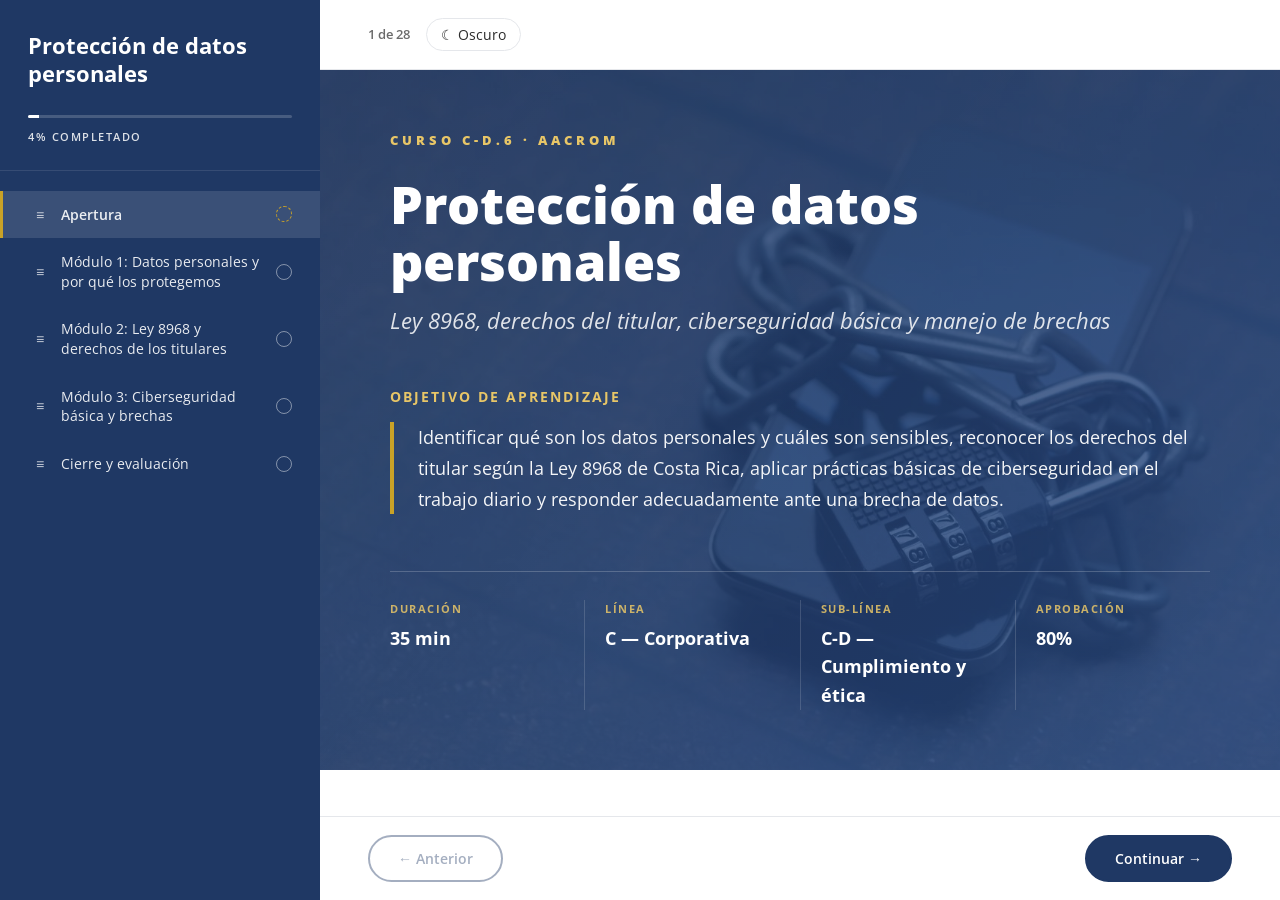
<file: proteccion-datos/index.html>
<!DOCTYPE html>
<html lang="es">
<head>
<meta charset="UTF-8">
<meta name="viewport" content="width=device-width, initial-scale=1.0, viewport-fit=cover">
<title>Protección de datos personales · Aacrom</title>
<link rel="preconnect" href="https://fonts.googleapis.com">
<link rel="preconnect" href="https://fonts.gstatic.com" crossorigin>
<link href="https://fonts.googleapis.com/css2?family=Open+Sans:wght@400;600;700;800&display=swap" rel="stylesheet">
<style>

/* ============================================
   THEME — Aacrom Rise
   ============================================ */
:root {
  --aacrom-primary: #1F3864;
  --aacrom-primary-light: #2E5497;
  --aacrom-accent: #C9A227;
  --aacrom-accent-light: #E8C667;
  --aacrom-text: #2C2C2C;
  --aacrom-text-muted: #6B6B6B;
  --aacrom-bg: #FFFFFF;
  --aacrom-bg-soft: #F7F8FA;
  --aacrom-border: #E5E7EB;
  --aacrom-success: #1F7A42;
  --aacrom-danger: #B02A2A;
  --sidebar-width: 320px;
}

* { box-sizing: border-box; margin: 0; padding: 0; }

html, body {
  height: 100%;
  font-family: 'Open Sans', -apple-system, BlinkMacSystemFont, sans-serif;
  color: var(--aacrom-text);
  background: var(--aacrom-bg);
  font-size: 16px;
  line-height: 1.6;
  -webkit-font-smoothing: antialiased;
}

#app {
  display: flex;
  height: 100vh;
  overflow: hidden;
}

/* ============================================
   SIDEBAR
   ============================================ */
#sidebar {
  width: var(--sidebar-width);
  background: var(--aacrom-primary);
  color: white;
  display: flex;
  flex-direction: column;
  flex-shrink: 0;
  overflow-y: auto;
  transition: transform 0.3s ease;
}

.sidebar-header {
  padding: 32px 28px 24px;
  border-bottom: 1px solid rgba(255,255,255,0.1);
}

#course-title {
  font-size: 22px;
  font-weight: 700;
  line-height: 1.25;
  margin-bottom: 28px;
}

.progress-wrapper { margin-top: 8px; }

.progress-bar {
  width: 100%;
  height: 3px;
  background: rgba(255,255,255,0.18);
  border-radius: 2px;
  overflow: hidden;
  margin-bottom: 10px;
}

#progress-fill {
  height: 100%;
  width: 0%;
  background: white;
  transition: width 0.4s ease;
}

#progress-text {
  font-size: 11px;
  letter-spacing: 1.5px;
  font-weight: 600;
  opacity: 0.85;
}

#module-nav {
  padding: 20px 0;
  flex: 1;
}

.module-item {
  display: flex;
  align-items: center;
  gap: 12px;
  padding: 14px 28px;
  cursor: pointer;
  font-size: 14px;
  line-height: 1.4;
  color: rgba(255,255,255,0.9);
  border-left: 3px solid transparent;
  transition: background 0.15s, border-left-color 0.15s;
}

.module-item:hover { background: rgba(255,255,255,0.06); }

.module-item.active {
  background: rgba(255,255,255,0.12);
  border-left-color: var(--aacrom-accent);
  font-weight: 600;
}

.module-item .icon {
  width: 18px;
  height: 18px;
  display: flex;
  align-items: center;
  justify-content: center;
  flex-shrink: 0;
  opacity: 0.8;
}

.module-item .check {
  margin-left: auto;
  width: 16px;
  height: 16px;
  border-radius: 50%;
  border: 1.5px solid rgba(255,255,255,0.45);
  flex-shrink: 0;
  transition: all 0.2s;
}

.module-item.current .check {
  border-color: var(--aacrom-accent);
  border-style: dashed;
  animation: spin 4s linear infinite;
}

.module-item.completed .check {
  background: var(--aacrom-accent);
  border-color: var(--aacrom-accent);
  position: relative;
}

.module-item.completed .check::after {
  content: '✓';
  position: absolute;
  inset: 0;
  display: flex;
  align-items: center;
  justify-content: center;
  font-size: 10px;
  color: var(--aacrom-primary);
  font-weight: 900;
}

@keyframes spin { to { transform: rotate(360deg); } }

/* ============================================
   MAIN
   ============================================ */
#main {
  flex: 1;
  display: flex;
  flex-direction: column;
  overflow: hidden;
  background: var(--aacrom-bg);
}

#topbar {
  display: flex;
  align-items: center;
  justify-content: space-between;
  padding: 18px 48px;
  background: var(--aacrom-bg);
  border-bottom: 1px solid var(--aacrom-border);
  flex-shrink: 0;
  z-index: 2;
}

#menu-toggle {
  background: none;
  border: none;
  font-size: 22px;
  cursor: pointer;
  color: var(--aacrom-text);
  padding: 4px 8px;
  display: none;
}

#screen-counter {
  font-size: 13px;
  color: var(--aacrom-text-muted);
  font-weight: 600;
}

#screen-container {
  flex: 1;
  overflow-y: auto;
  padding: 0;
  position: relative;
}

/* ============================================
   SCREEN — Header con onda decorativa
   ============================================ */
.screen-header {
  position: relative;
  padding: 60px 64px 50px;
  background: var(--aacrom-bg-soft);
  overflow: hidden;
}

.screen-header::after {
  content: '';
  position: absolute;
  bottom: -1px;
  left: 0;
  right: 0;
  height: 60px;
  background: var(--aacrom-bg);
  clip-path: polygon(0 100%, 0 40%, 50% 70%, 100% 30%, 100% 100%);
}

.screen-header h1 {
  font-size: 44px;
  font-weight: 700;
  color: var(--aacrom-text);
  line-height: 1.15;
  position: relative;
  z-index: 1;
  max-width: 80%;
}

.screen-header .header-line {
  width: 80px;
  height: 4px;
  background: var(--aacrom-text);
  margin-top: 18px;
  position: relative;
  z-index: 1;
}

.screen-header.with-image {
  background-size: cover;
  background-position: right center;
  background-blend-mode: lighten;
}

.screen-header.with-image::before {
  content: '';
  position: absolute;
  inset: 0;
  background: linear-gradient(90deg, rgba(247,248,250,0.97) 0%, rgba(247,248,250,0.85) 50%, rgba(247,248,250,0.4) 100%);
}

.screen-header > * { position: relative; z-index: 1; }

/* ============================================
   SCREEN BODY
   ============================================ */
.screen-body {
  padding: 50px 64px 80px;
  max-width: 1100px;
  margin: 0 auto;
}

.subtitle-blue {
  font-size: 36px;
  font-weight: 700;
  color: var(--aacrom-primary);
  text-align: center;
  margin: 30px 0 24px;
}

/* Bloque de instrucciones dorado */
.instructions-box {
  display: flex;
  align-items: center;
  gap: 18px;
  margin: 30px auto;
  padding: 0;
  font-size: 22px;
  max-width: 900px;
}

.instructions-box .badge-icon {
  width: 56px;
  height: 56px;
  flex-shrink: 0;
  background: var(--aacrom-accent);
  border-radius: 50%;
  position: relative;
  display: flex;
  align-items: center;
  justify-content: center;
}

.instructions-box .badge-icon::before {
  content: '!';
  font-size: 32px;
  font-weight: 900;
  color: white;
}

.instructions-box .badge-icon::after {
  content: '';
  position: absolute;
  inset: -4px;
  border: 2.5px dashed var(--aacrom-accent);
  border-radius: 50%;
  opacity: 0.5;
}

.instructions-box .text {
  font-size: 22px;
  line-height: 1.4;
  color: var(--aacrom-text);
}

.instructions-box .text strong {
  color: var(--aacrom-primary);
  font-weight: 700;
}

/* Reproductor de audio */
audio {
  display: block;
  width: 100%;
  max-width: 700px;
  margin: 30px auto;
  height: 44px;
}

audio::-webkit-media-controls-panel {
  background-color: #F0F2F5;
}

/* Texto cuerpo de la pantalla */
.screen-body p {
  font-size: 18px;
  line-height: 1.7;
  margin-bottom: 20px;
  text-align: center;
  max-width: 900px;
  margin-left: auto;
  margin-right: auto;
}

.screen-body p.left { text-align: left; }
.screen-body p.justify { text-align: justify; }

.screen-body p strong { color: var(--aacrom-primary); font-weight: 700; }

/* ============================================
   STATEMENT (cita destacada)
   ============================================ */
.statement {
  background: var(--aacrom-bg-soft);
  border-left: 5px solid var(--aacrom-accent);
  padding: 32px 40px;
  margin: 30px auto;
  font-size: 22px;
  font-weight: 600;
  line-height: 1.45;
  color: var(--aacrom-primary);
  max-width: 900px;
  font-style: italic;
}

.statement::before {
  content: '"';
  font-size: 60px;
  line-height: 0;
  color: var(--aacrom-accent);
  vertical-align: -20px;
  margin-right: 8px;
  font-family: Georgia, serif;
}

.statement-citation {
  display: block;
  margin-top: 14px;
  font-size: 14px;
  font-style: normal;
  color: var(--aacrom-text-muted);
  font-weight: 500;
}

/* ============================================
   LIST
   ============================================ */
.aacrom-list {
  list-style: none;
  margin: 30px auto;
  max-width: 900px;
  padding: 0;
}

.aacrom-list li {
  display: flex;
  gap: 18px;
  padding: 18px 24px;
  background: var(--aacrom-bg-soft);
  margin-bottom: 12px;
  border-radius: 8px;
  font-size: 17px;
  line-height: 1.5;
  border-left: 4px solid var(--aacrom-accent);
}

.aacrom-list li::before {
  content: '';
  width: 8px;
  height: 8px;
  border-radius: 50%;
  background: var(--aacrom-accent);
  flex-shrink: 0;
  margin-top: 9px;
}

/* ============================================
   CASE CARD (cards con texto sobre imagen)
   ============================================ */
.case-card-wrapper {
  position: relative;
  margin: 30px auto;
  max-width: 1000px;
  min-height: 480px;
  border-radius: 16px;
  overflow: hidden;
  box-shadow: 0 10px 40px rgba(0,0,0,0.12);
}

.case-card-wrapper .bg-image {
  position: absolute;
  inset: 0;
  background-size: cover;
  background-position: center;
}

.case-card-wrapper .bg-image::after {
  content: '';
  position: absolute;
  inset: 0;
  background: linear-gradient(180deg, rgba(0,0,0,0.15) 0%, rgba(0,0,0,0.5) 100%);
}

.case-card-wrapper .card-content {
  position: relative;
  z-index: 1;
  background: white;
  border-radius: 20px;
  padding: 36px 44px;
  margin: 130px auto 40px;
  max-width: 720px;
  font-size: 18px;
  line-height: 1.6;
  box-shadow: 0 8px 24px rgba(0,0,0,0.15);
  text-align: justify;
}

.case-card-wrapper .card-content strong {
  color: var(--aacrom-primary);
  font-weight: 700;
}

.case-card-wrapper .card-subtitle {
  text-align: center;
  font-size: 20px;
  font-weight: 600;
  color: var(--aacrom-accent);
  margin-bottom: 20px;
}

/* ============================================
   TABS
   ============================================ */
.tabs-container {
  margin: 30px auto;
  max-width: 900px;
}

.tabs-nav {
  display: flex;
  gap: 4px;
  border-bottom: 2px solid var(--aacrom-border);
  margin-bottom: 0;
}

.tab-btn {
  flex: 1;
  padding: 16px 20px;
  border: none;
  background: var(--aacrom-bg-soft);
  cursor: pointer;
  font-size: 15px;
  font-weight: 600;
  color: var(--aacrom-text-muted);
  border-radius: 8px 8px 0 0;
  transition: all 0.2s;
  font-family: inherit;
}

.tab-btn:hover { background: #EEF1F5; color: var(--aacrom-text); }

.tab-btn.active {
  background: var(--aacrom-primary);
  color: white;
}

.tab-panel {
  display: none;
  background: var(--aacrom-bg-soft);
  padding: 30px 36px;
  border-radius: 0 0 12px 12px;
  font-size: 16px;
  line-height: 1.65;
}

.tab-panel.active { display: block; animation: fadeIn 0.3s; }
.tab-panel ul { padding-left: 20px; }
.tab-panel li { margin-bottom: 10px; }

@keyframes fadeIn { from { opacity: 0; transform: translateY(8px); } to { opacity: 1; transform: translateY(0); } }

/* ============================================
   ACCORDION
   ============================================ */
.accordion {
  margin: 30px auto;
  max-width: 900px;
}

.accordion-item {
  margin-bottom: 10px;
  border-radius: 10px;
  overflow: hidden;
  border: 1px solid var(--aacrom-border);
}

.accordion-header {
  padding: 18px 24px;
  background: var(--aacrom-bg-soft);
  cursor: pointer;
  display: flex;
  justify-content: space-between;
  align-items: center;
  font-weight: 600;
  font-size: 17px;
  color: var(--aacrom-primary);
  transition: background 0.2s;
}

.accordion-header:hover { background: #EEF1F5; }

.accordion-header .toggle {
  width: 32px;
  height: 32px;
  border-radius: 50%;
  background: var(--aacrom-primary);
  color: white;
  display: flex;
  align-items: center;
  justify-content: center;
  font-size: 20px;
  font-weight: 300;
  transition: transform 0.3s;
}

.accordion-item.open .toggle { transform: rotate(45deg); }

.accordion-content {
  max-height: 0;
  overflow: hidden;
  transition: max-height 0.4s ease;
  background: white;
}

.accordion-item.open .accordion-content {
  max-height: 500px;
}

.accordion-content-inner {
  padding: 20px 24px;
  font-size: 16px;
  line-height: 1.65;
}

/* ============================================
   HOTSPOTS
   ============================================ */
.hotspots-container {
  position: relative;
  margin: 30px auto;
  max-width: 900px;
}

.hotspots-image {
  width: 100%;
  border-radius: 12px;
  display: block;
}

.hotspots-list {
  display: grid;
  grid-template-columns: repeat(auto-fit, minmax(160px, 1fr));
  gap: 12px;
  margin-top: 24px;
}

.hotspot-btn {
  padding: 16px 20px;
  background: var(--aacrom-bg-soft);
  border: 2px solid var(--aacrom-border);
  border-radius: 10px;
  cursor: pointer;
  font-weight: 600;
  font-size: 15px;
  color: var(--aacrom-primary);
  transition: all 0.2s;
  font-family: inherit;
  position: relative;
}

.hotspot-btn::before {
  content: '+';
  display: block;
  font-size: 22px;
  font-weight: 300;
  color: var(--aacrom-accent);
  margin-bottom: 4px;
}

.hotspot-btn:hover {
  background: white;
  border-color: var(--aacrom-accent);
  transform: translateY(-2px);
  box-shadow: 0 6px 20px rgba(31,56,100,0.12);
}

.hotspot-btn.viewed {
  background: var(--aacrom-primary);
  color: white;
  border-color: var(--aacrom-primary);
}

.hotspot-btn.viewed::before { color: var(--aacrom-accent-light); }

.hotspot-content {
  margin-top: 24px;
  padding: 24px 30px;
  background: var(--aacrom-bg-soft);
  border-left: 4px solid var(--aacrom-accent);
  border-radius: 8px;
  font-size: 16px;
  line-height: 1.65;
  display: none;
}

.hotspot-content.show { display: block; animation: fadeIn 0.3s; }

/* ============================================
   DECISION MATRIX (4 cuadrantes)
   ============================================ */
.matrix-container {
  position: relative;
  margin: 30px auto;
  max-width: 800px;
  padding: 40px 60px 30px;
}

.matrix-grid {
  display: grid;
  grid-template-columns: 1fr 1fr;
  grid-template-rows: 1fr 1fr;
  gap: 8px;
  aspect-ratio: 1.2;
  position: relative;
}

.matrix-quadrant {
  border-radius: 10px;
  padding: 24px;
  display: flex;
  flex-direction: column;
  justify-content: center;
  align-items: center;
  text-align: center;
  cursor: pointer;
  transition: all 0.2s;
  color: white;
  font-weight: 700;
  font-size: 22px;
  letter-spacing: 0.5px;
  box-shadow: 0 4px 14px rgba(0,0,0,0.12);
  position: relative;
  min-height: 180px;
}

.matrix-quadrant:hover { transform: scale(1.03); box-shadow: 0 8px 24px rgba(0,0,0,0.18); }

.matrix-quadrant.active { box-shadow: 0 0 0 3px var(--aacrom-accent); }

.matrix-label-x, .matrix-label-y {
  position: absolute;
  font-size: 13px;
  font-weight: 700;
  color: var(--aacrom-text-muted);
  letter-spacing: 1px;
  text-transform: uppercase;
}

.matrix-label-x {
  bottom: 0;
  left: 50%;
  transform: translateX(-50%);
}

.matrix-label-y {
  left: -20px;
  top: 50%;
  transform: rotate(-90deg) translateX(50%);
  transform-origin: center;
}

.matrix-content {
  margin-top: 30px;
  padding: 24px 30px;
  background: var(--aacrom-bg-soft);
  border-left: 4px solid var(--aacrom-accent);
  border-radius: 8px;
  font-size: 16px;
  line-height: 1.65;
  display: none;
}

.matrix-content.show { display: block; animation: fadeIn 0.3s; }

/* ============================================
   DECISION SCENARIO
   ============================================ */
.scenario-container { margin: 20px auto; max-width: 1000px; }

.scenario-intro-card {
  background: var(--aacrom-bg-soft);
  padding: 30px 36px;
  border-radius: 12px;
  margin-bottom: 24px;
  font-size: 17px;
  line-height: 1.65;
  border-left: 4px solid var(--aacrom-primary);
}

.dialogue-container { margin: 30px 0; }

.dialogue-line {
  display: flex;
  gap: 14px;
  margin-bottom: 18px;
  align-items: flex-start;
  opacity: 0.4;
  transition: opacity 0.3s;
}

.dialogue-line.played, .dialogue-line.active { opacity: 1; }
.dialogue-line.active { background: rgba(201, 162, 39, 0.07); border-radius: 10px; padding: 10px 14px; margin: 8px -14px 8px -14px; }

.dialogue-avatar {
  width: 42px;
  height: 42px;
  border-radius: 50%;
  display: flex;
  align-items: center;
  justify-content: center;
  font-weight: 700;
  color: white;
  font-size: 14px;
  flex-shrink: 0;
  background: var(--aacrom-primary);
}

.dialogue-avatar.andres { background: #4A5C77; }
.dialogue-avatar.narrator { background: var(--aacrom-text-muted); font-size: 18px; }

.dialogue-body { flex: 1; }

.dialogue-character {
  font-weight: 700;
  font-size: 13px;
  color: var(--aacrom-primary);
  margin-bottom: 4px;
  letter-spacing: 0.3px;
}

.dialogue-character .role {
  font-weight: 400;
  color: var(--aacrom-text-muted);
  font-size: 12px;
  margin-left: 8px;
}

.dialogue-text {
  font-size: 16px;
  line-height: 1.55;
  color: var(--aacrom-text);
}

.dialogue-line audio { margin: 8px 0 0; max-width: 100%; height: 36px; }

.scenario-question {
  margin-top: 30px;
  font-size: 24px;
  font-weight: 700;
  color: var(--aacrom-primary);
  text-align: center;
}

.scenario-options {
  display: grid;
  grid-template-columns: 1fr 1fr;
  gap: 14px;
  margin-top: 24px;
}

.scenario-option-btn {
  padding: 22px 24px;
  background: white;
  border: 2px solid var(--aacrom-border);
  border-radius: 12px;
  cursor: pointer;
  text-align: left;
  transition: all 0.2s;
  font-family: inherit;
}

.scenario-option-btn:hover {
  border-color: var(--aacrom-accent);
  transform: translateY(-2px);
  box-shadow: 0 6px 18px rgba(31,56,100,0.1);
}

.scenario-option-btn .option-id {
  display: inline-block;
  width: 28px;
  height: 28px;
  border-radius: 50%;
  background: var(--aacrom-primary);
  color: white;
  text-align: center;
  line-height: 28px;
  font-weight: 700;
  margin-right: 10px;
  font-size: 14px;
}

.scenario-option-btn .option-label {
  font-weight: 700;
  color: var(--aacrom-primary);
  font-size: 16px;
  margin-bottom: 6px;
  display: block;
}

.scenario-option-btn .option-sub {
  font-size: 14px;
  color: var(--aacrom-text-muted);
  line-height: 1.5;
}

.scenario-result {
  margin-top: 24px;
  padding: 30px 36px;
  border-radius: 12px;
  background: var(--aacrom-bg-soft);
  border-left: 5px solid var(--aacrom-accent);
}

.scenario-result.correct { border-left-color: var(--aacrom-success); }
.scenario-result.incorrect { border-left-color: var(--aacrom-danger); }

.scenario-result-badge {
  display: inline-block;
  padding: 5px 14px;
  border-radius: 20px;
  background: var(--aacrom-accent);
  color: white;
  font-size: 12px;
  font-weight: 700;
  letter-spacing: 1px;
  margin-bottom: 14px;
}

.scenario-result.correct .scenario-result-badge { background: var(--aacrom-success); }
.scenario-result.incorrect .scenario-result-badge { background: var(--aacrom-danger); }

.scenario-result h4 {
  font-size: 22px;
  color: var(--aacrom-primary);
  margin-bottom: 12px;
}

.scenario-result p { font-size: 16px; line-height: 1.65; text-align: left; }

.scenario-actions { margin-top: 24px; display: flex; gap: 12px; justify-content: center; }

.scenario-convergent {
  margin-top: 30px;
  padding: 30px 36px;
  background: linear-gradient(135deg, var(--aacrom-primary) 0%, var(--aacrom-primary-light) 100%);
  color: white;
  border-radius: 16px;
  display: none;
}

.scenario-convergent.show { display: block; animation: fadeIn 0.4s; }
.scenario-convergent h4 {
  font-size: 24px;
  color: var(--aacrom-accent);
  margin-bottom: 16px;
}
.scenario-convergent p { color: white; font-size: 16px; line-height: 1.7; text-align: left; }

/* ============================================
   KNOWLEDGE CHECK / QUIZ
   ============================================ */
.question-card {
  background: var(--aacrom-bg-soft);
  padding: 32px 40px;
  border-radius: 14px;
  margin: 24px auto;
  max-width: 900px;
}

.question-counter {
  font-size: 12px;
  font-weight: 700;
  letter-spacing: 1.5px;
  color: var(--aacrom-accent);
  margin-bottom: 10px;
}

.question-stem {
  font-size: 18px;
  line-height: 1.55;
  margin-bottom: 24px;
  font-weight: 600;
  color: var(--aacrom-primary);
}

.option-row {
  display: flex;
  align-items: flex-start;
  gap: 14px;
  padding: 16px 20px;
  background: white;
  border: 2px solid var(--aacrom-border);
  border-radius: 10px;
  margin-bottom: 10px;
  cursor: pointer;
  transition: all 0.15s;
}

.option-row:hover { border-color: var(--aacrom-accent); }

.option-row.selected { border-color: var(--aacrom-primary); background: #EEF2F8; }

.option-row.correct { border-color: var(--aacrom-success); background: #E8F5EC; }
.option-row.incorrect { border-color: var(--aacrom-danger); background: #FBEAEA; }

.option-row input { width: 18px; height: 18px; margin-top: 2px; cursor: pointer; flex-shrink: 0; accent-color: var(--aacrom-primary); }
.option-row label { flex: 1; cursor: pointer; font-size: 16px; line-height: 1.5; }

.matching-grid {
  display: grid;
  gap: 12px;
  margin: 20px 0;
}

.matching-row {
  display: grid;
  grid-template-columns: 1fr auto 1fr;
  align-items: center;
  gap: 14px;
}

.matching-cell {
  padding: 16px 20px;
  background: white;
  border: 2px solid var(--aacrom-border);
  border-radius: 10px;
  font-size: 15px;
  line-height: 1.45;
}

.matching-cell.left { background: var(--aacrom-primary); color: white; border-color: var(--aacrom-primary); font-weight: 600; }

.matching-arrow { font-size: 24px; color: var(--aacrom-accent); }

.feedback-box {
  margin-top: 20px;
  padding: 20px 26px;
  border-radius: 10px;
  background: white;
  border-left: 4px solid var(--aacrom-accent);
  display: none;
}

.feedback-box.show { display: block; animation: fadeIn 0.3s; }
.feedback-box.correct { border-left-color: var(--aacrom-success); }
.feedback-box.incorrect { border-left-color: var(--aacrom-danger); }
.feedback-box .feedback-title {
  font-weight: 700;
  margin-bottom: 8px;
  color: var(--aacrom-primary);
  font-size: 16px;
}
.feedback-box.correct .feedback-title { color: var(--aacrom-success); }
.feedback-box.incorrect .feedback-title { color: var(--aacrom-danger); }
.feedback-box p { font-size: 15px; line-height: 1.6; text-align: left; }

.quiz-submit {
  margin: 30px auto 0;
  display: block;
  padding: 14px 38px;
  font-size: 16px;
  font-weight: 700;
  background: var(--aacrom-primary);
  color: white;
  border: none;
  border-radius: 30px;
  cursor: pointer;
  font-family: inherit;
  letter-spacing: 0.3px;
  transition: background 0.2s;
}

.quiz-submit:hover:not(:disabled) { background: var(--aacrom-primary-light); }
.quiz-submit:disabled { opacity: 0.5; cursor: not-allowed; }

.quiz-result-summary {
  text-align: center;
  padding: 40px 30px;
  background: var(--aacrom-bg-soft);
  border-radius: 14px;
  margin: 24px auto;
  max-width: 700px;
}

.quiz-result-summary .score {
  font-size: 64px;
  font-weight: 700;
  color: var(--aacrom-primary);
  line-height: 1;
}

.quiz-result-summary .score .total { color: var(--aacrom-text-muted); font-size: 32px; }

.quiz-result-summary .label {
  font-size: 14px;
  letter-spacing: 1.5px;
  color: var(--aacrom-text-muted);
  margin-top: 8px;
  font-weight: 600;
}

.quiz-result-summary .badge {
  display: inline-block;
  padding: 8px 24px;
  margin-top: 18px;
  border-radius: 30px;
  font-weight: 700;
  font-size: 14px;
  letter-spacing: 1px;
}
.quiz-result-summary .badge.passed { background: var(--aacrom-success); color: white; }
.quiz-result-summary .badge.failed { background: var(--aacrom-danger); color: white; }

.quiz-result-summary p { margin-top: 20px; font-size: 16px; line-height: 1.6; }

/* ============================================
   SORTING (drag & drop)
   ============================================ */
.sorting-container { margin: 30px auto; max-width: 1100px; }

.sorting-items-pool {
  display: flex;
  flex-wrap: wrap;
  gap: 10px;
  padding: 20px;
  background: var(--aacrom-bg-soft);
  border-radius: 12px;
  min-height: 80px;
  margin-bottom: 20px;
}

.sortable-item {
  padding: 12px 18px;
  background: white;
  border: 2px solid var(--aacrom-border);
  border-radius: 8px;
  cursor: grab;
  font-size: 14px;
  line-height: 1.4;
  max-width: 320px;
  transition: all 0.2s;
}

.sortable-item:hover { border-color: var(--aacrom-accent); }
.sortable-item.dragging { opacity: 0.4; }
.sortable-item.correct-placed { border-color: var(--aacrom-success); background: #E8F5EC; }
.sortable-item.wrong-placed { border-color: var(--aacrom-danger); background: #FBEAEA; }

.sorting-categories {
  display: grid;
  grid-template-columns: repeat(auto-fit, minmax(180px, 1fr));
  gap: 12px;
}

.sorting-category {
  background: white;
  border: 2px dashed var(--aacrom-border);
  border-radius: 12px;
  padding: 18px;
  min-height: 160px;
  display: flex;
  flex-direction: column;
}

.sorting-category.drag-over { border-color: var(--aacrom-accent); background: #FFF9E8; }

.sorting-category-title {
  font-weight: 700;
  color: var(--aacrom-primary);
  font-size: 14px;
  text-align: center;
  margin-bottom: 12px;
  padding-bottom: 10px;
  border-bottom: 2px solid var(--aacrom-border);
}

.sorting-drop-zone { flex: 1; display: flex; flex-direction: column; gap: 8px; }

/* ============================================
   FOOTER NAV
   ============================================ */
#footer-nav {
  display: flex;
  justify-content: space-between;
  align-items: center;
  padding: 18px 48px;
  border-top: 1px solid var(--aacrom-border);
  background: var(--aacrom-bg);
  flex-shrink: 0;
}

.nav-btn {
  padding: 12px 28px;
  font-size: 14px;
  font-weight: 600;
  background: transparent;
  color: var(--aacrom-primary);
  border: 2px solid var(--aacrom-primary);
  border-radius: 30px;
  cursor: pointer;
  transition: all 0.15s;
  font-family: inherit;
}

.nav-btn:hover:not(:disabled) {
  background: var(--aacrom-primary);
  color: white;
}

.nav-btn.primary {
  background: var(--aacrom-primary);
  color: white;
}

.nav-btn.primary:hover:not(:disabled) {
  background: var(--aacrom-primary-light);
  border-color: var(--aacrom-primary-light);
}

.nav-btn:disabled { opacity: 0.4; cursor: not-allowed; }

/* ============================================
   RESPONSIVE
   ============================================ */
@media (max-width: 900px) {
  :root { --sidebar-width: 280px; }
  #sidebar {
    position: fixed;
    top: 0; bottom: 0; left: 0;
    z-index: 10;
    transform: translateX(-100%);
  }
  #sidebar.open { transform: translateX(0); }
  #menu-toggle { display: block; }
  .screen-header { padding: 40px 24px 30px; }
  .screen-header h1 { font-size: 32px; max-width: 100%; }
  .screen-body { padding: 30px 20px 60px; }
  .screen-body p, .statement { font-size: 16px; }
  .subtitle-blue { font-size: 26px; }
  .instructions-box .text { font-size: 16px; }
  .matrix-grid { grid-template-columns: 1fr; grid-template-rows: repeat(4, auto); aspect-ratio: auto; }
  .scenario-options { grid-template-columns: 1fr; }
  .case-card-wrapper .card-content { margin: 60px 16px 30px; padding: 24px 20px; }
  .matching-row { grid-template-columns: 1fr; }
  .matching-arrow { display: none; }
  #footer-nav { padding: 12px 20px; }
  #topbar { padding: 14px 20px; }
}

/* Modo oscuro (preview) */
body.dark-mode {
  --aacrom-text: #E8E9EB;
  --aacrom-text-muted: #A0A4AC;
  --aacrom-bg: #1A1D24;
  --aacrom-bg-soft: #252934;
  --aacrom-border: #3A3F4A;
}
body.dark-mode #sidebar { background: #0D1A33; }
body.dark-mode .screen-header { background: #252934; }
body.dark-mode .screen-header::after { background: var(--aacrom-bg); }
body.dark-mode .screen-header h1 { color: #E8E9EB; }
body.dark-mode .screen-header .header-line { background: #C9A227; }
body.dark-mode .statement { background: #252934; color: #E8C667; }
body.dark-mode .aacrom-list li { background: #252934; color: #E8E9EB; }
body.dark-mode .tab-panel, body.dark-mode .accordion-header, body.dark-mode .hotspot-btn, body.dark-mode .scenario-intro-card, body.dark-mode .option-row { background: #252934; color: #E8E9EB; }
body.dark-mode .accordion-content, body.dark-mode .scenario-option-btn, body.dark-mode .matching-cell:not(.left) { background: #1A1D24; color: #E8E9EB; }
body.dark-mode .case-card-wrapper .card-content { background: #2D323D; color: #E8E9EB; }
body.dark-mode .scenario-result, body.dark-mode .question-card, body.dark-mode .quiz-result-summary, body.dark-mode .matrix-content, body.dark-mode .hotspot-content { background: #252934; color: #E8E9EB; }
body.dark-mode .feedback-box { background: #1A1D24; }
body.dark-mode #topbar, body.dark-mode #footer-nav { background: var(--aacrom-bg); border-color: var(--aacrom-border); }
body.dark-mode select { color: #E8E9EB; }

/* Botón modo oscuro */
#dark-toggle {
  background: transparent;
  border: 1px solid var(--aacrom-border);
  color: var(--aacrom-text);
  cursor: pointer;
  padding: 6px 14px;
  border-radius: 20px;
  font-size: 14px;
  font-family: inherit;
  transition: all 0.2s;
}
#dark-toggle:hover { background: var(--aacrom-bg-soft); }

/* Badge de preview */
#preview-badge {
  position: fixed;
  bottom: 20px;
  right: 20px;
  background: #C9A227;
  color: white;
  padding: 8px 16px;
  border-radius: 20px;
  font-size: 11px;
  font-weight: 700;
  letter-spacing: 1px;
  z-index: 100;
  box-shadow: 0 4px 14px rgba(0,0,0,0.2);
}


/* Tipos custom v1 (heredados del C-S.1) */
.module-label { display: inline-block; font-size: 13px; font-weight: 800; letter-spacing: 3px; text-transform: uppercase; color: var(--aacrom-accent); background: rgba(201, 162, 39, 0.08); padding: 6px 16px; border-radius: 4px; margin-bottom: 18px; position: relative; z-index: 1; }
.screen-header .module-label { margin-bottom: 14px; }
.next-steps-heading { font-size: 16px; font-weight: 700; letter-spacing: 0.5px; text-transform: uppercase; color: var(--aacrom-primary); text-align: center; margin: 40px auto 16px; padding-bottom: 12px; border-bottom: 2px solid var(--aacrom-accent); max-width: 400px; }
.module-hero-image { width: 100%; max-width: 1000px; margin: 20px auto 30px; border-radius: 12px; overflow: hidden; box-shadow: 0 8px 28px rgba(0,0,0,0.12); height: 280px; background-size: cover; background-position: center; }
.aacrom-paragraphs { max-width: 900px; margin: 30px auto; }
.aacrom-paragraphs p { font-size: 17px; line-height: 1.75; margin-bottom: 18px; text-align: justify; color: var(--aacrom-text); }
.aacrom-paragraphs p strong { color: var(--aacrom-primary); font-weight: 700; }
.closing-message-box { margin: 36px auto 0; max-width: 800px; padding: 32px 40px; background: linear-gradient(135deg, var(--aacrom-primary) 0%, var(--aacrom-primary-light) 100%); color: white; border-radius: 14px; font-size: 17px; line-height: 1.7; text-align: left; box-shadow: 0 12px 32px rgba(31, 56, 100, 0.25); }
.closing-message-box strong { color: var(--aacrom-accent-light); }
.instructions-callout { display: flex; align-items: center; gap: 24px; background: white; padding: 24px 28px; border-radius: 12px; margin-bottom: 32px; border-left: 6px solid #C9A227; box-shadow: 0 4px 16px rgba(0, 0, 0, 0.06); position: relative; z-index: 1; }
.callout-icon { flex-shrink: 0; width: 56px; height: 56px; border-radius: 50%; background: #C9A227; color: white; display: flex; align-items: center; justify-content: center; font-size: 32px; font-weight: 800; font-family: Georgia, serif; }
.callout-text { flex: 1; color: #2C2C2C; font-size: 17px; line-height: 1.55; font-weight: 500; }
.callout-text strong { color: #1F3864; font-weight: 800; font-size: 18px; display: inline-block; margin-right: 4px; }
.dialogue-line { opacity: 1 !important; }

/* FIX 1: callout convergente — strong en color claro sobre fondo azul */
.scenario-convergent p strong { color: #E8C667 !important; font-weight: 700; }
.scenario-convergent p em { color: rgba(255,255,255,0.95) !important; }

/* FIX 2: matrix-quadrant texto navy legible */
.matrix-quadrant { color: #1F3864 !important; text-shadow: none !important; font-size: 20px; font-weight: 800; line-height: 1.3; }
.matrix-quadrant.active { box-shadow: 0 0 0 3px #C9A227, 0 8px 24px rgba(0,0,0,0.15) !important; }
.matrix-label-x, .matrix-label-y { color: #1F3864 !important; font-weight: 800 !important; text-transform: uppercase; letter-spacing: 1.5px; }

/* NUEVO: course_cover_objective (portada nueva) */
.cover-objective { min-height: 700px; display: flex; flex-direction: column; background: linear-gradient(135deg, #1F3864 0%, #2A4A82 100%); color: white; position: relative; overflow: hidden; }
.cover-objective::before { content: ''; position: absolute; inset: 0; background-image: var(--cover-bg); background-size: cover; background-position: center; opacity: 0.18; z-index: 0; }
.cover-objective-content { position: relative; z-index: 1; padding: 60px 70px; display: flex; flex-direction: column; height: 100%; flex: 1; }
.cover-objective .course-code { font-size: 13px; font-weight: 800; letter-spacing: 4px; text-transform: uppercase; color: #E8C667; margin-bottom: 24px; }
.cover-objective h1 { font-size: 52px; font-weight: 800; line-height: 1.1; margin: 0 0 16px 0; color: white; }
.cover-objective .subtitle { font-size: 22px; font-weight: 400; color: rgba(255,255,255,0.85); margin-bottom: 50px; line-height: 1.4; font-style: italic; }
.cover-objective .objective-label { font-size: 14px; font-weight: 700; letter-spacing: 2px; text-transform: uppercase; color: #E8C667; margin-bottom: 14px; }
.cover-objective .objective-text { font-size: 18px; line-height: 1.7; color: rgba(255,255,255,0.95); border-left: 4px solid #C9A227; padding-left: 24px; margin-bottom: 50px; max-width: 900px; }
.cover-objective .ficha { display: flex; gap: 0; margin-top: auto; border-top: 1px solid rgba(255,255,255,0.2); padding-top: 28px; }
.cover-objective .ficha-item { flex: 1; border-right: 1px solid rgba(255,255,255,0.15); padding: 0 20px; }
.cover-objective .ficha-item:first-child { padding-left: 0; }
.cover-objective .ficha-item:last-child { border-right: none; padding-right: 0; }
.cover-objective .ficha-label { font-size: 11px; font-weight: 700; letter-spacing: 1.5px; text-transform: uppercase; color: rgba(232, 198, 103, 0.85); margin-bottom: 6px; }
.cover-objective .ficha-value { font-size: 18px; font-weight: 700; color: white; }

/* NUEVO: hero_image (slider/banner) */
.hero-image-screen { min-height: 700px; position: relative; display: flex; flex-direction: column; overflow: hidden; }
.hero-image-bg { position: relative; height: 460px; background-size: cover; background-position: center; display: flex; align-items: flex-end; justify-content: center; }
.hero-image-bg::after { content: ''; position: absolute; inset: 0; background: linear-gradient(to bottom, rgba(31,56,100,0.15) 0%, rgba(31,56,100,0.85) 100%); }
.hero-image-title { position: relative; z-index: 1; color: white; font-size: 38px; font-weight: 800; text-align: center; padding: 0 40px 60px; text-shadow: 0 2px 12px rgba(0,0,0,0.4); }
.hero-image-statement { background: white; padding: 60px 70px; text-align: center; flex: 1; display: flex; flex-direction: column; justify-content: center; align-items: center; }
.hero-image-statement p { font-size: 26px; font-weight: 600; color: #1F3864; line-height: 1.5; max-width: 800px; margin: 0 auto; position: relative; }
.hero-image-statement p::before { content: '"'; font-family: Georgia, serif; font-size: 90px; color: #C9A227; position: absolute; top: -40px; left: -20px; opacity: 0.4; line-height: 1; }
.hero-image-footer { background: #1F3864; color: #E8C667; padding: 22px 40px; text-align: center; font-size: 14px; font-weight: 700; letter-spacing: 2px; text-transform: uppercase; }

body.dark-mode .module-label { background: rgba(232, 198, 103, 0.12); color: var(--aacrom-accent-light); }
body.dark-mode .aacrom-paragraphs p { color: #E8E9EB; }
body.dark-mode .next-steps-heading { color: var(--aacrom-accent-light); }
body.dark-mode .instructions-callout { background: #2A3447; border-left-color: #E8C667; box-shadow: 0 4px 16px rgba(0,0,0,0.4); }
body.dark-mode .callout-text { color: #E8E9EB; }
body.dark-mode .callout-text strong { color: #E8C667; }
body.dark-mode .hero-image-statement { background: #1A1F2C; }
body.dark-mode .hero-image-statement p { color: #E8E9EB; }

/* ============================================
   C-C.6 · TIPOS NUEVOS
   ============================================ */

/* ============================================
   1. STAT_CALLOUT (Dato clave)
   ============================================ */
.stat-screen {
  padding: 50px 60px;
  min-height: 100%;
}
.stat-intro {
  font-size: 17px;
  color: #4A5568;
  margin-bottom: 36px;
  max-width: 820px;
  line-height: 1.6;
}
.stat-grid {
  display: grid;
  grid-template-columns: repeat(auto-fit, minmax(280px, 1fr));
  gap: 24px;
  margin-bottom: 36px;
}
.stat-card {
  background: linear-gradient(135deg, #1F3864 0%, #2A4A82 100%);
  color: white;
  padding: 36px 32px;
  border-radius: 12px;
  position: relative;
  box-shadow: 0 6px 20px rgba(31,56,100,0.15);
  border-left: 4px solid #C9A227;
}
.stat-number {
  font-size: 56px;
  font-weight: 800;
  color: #E8C667;
  line-height: 1;
  margin-bottom: 4px;
  letter-spacing: -2px;
}
.stat-unit {
  font-size: 14px;
  color: rgba(232,198,103,0.85);
  font-weight: 600;
  letter-spacing: 1px;
  text-transform: uppercase;
  margin-bottom: 18px;
}
.stat-label {
  font-size: 18px;
  font-weight: 700;
  color: white;
  margin-bottom: 10px;
}
.stat-context {
  font-size: 14px;
  line-height: 1.55;
  color: rgba(255,255,255,0.88);
}
.stat-closing {
  background: #FAF6E8;
  border-left: 4px solid #C9A227;
  padding: 22px 26px;
  border-radius: 8px;
  font-size: 16px;
  line-height: 1.6;
  color: #1F3864;
}
body.dark-mode .stat-closing { background: #2A2F3C; color: #E8E9EB; }
@media (max-width: 720px) {
  .stat-screen { padding: 30px 24px; }
  .stat-number { font-size: 44px; }
  .stat-card { padding: 28px 24px; }
}

/* ============================================
   2. COMPARISON_CARDS (Tarjetas comparativas)
   ============================================ */
.comparison-screen {
  padding: 50px 60px;
  min-height: 100%;
}
.comparison-intro {
  font-size: 17px;
  color: #4A5568;
  margin-bottom: 32px;
  max-width: 820px;
  line-height: 1.6;
}
.comparison-headers {
  display: grid;
  grid-template-columns: 1fr 1fr;
  gap: 24px;
  margin-bottom: 20px;
}
.comparison-header {
  padding: 18px 24px;
  border-radius: 10px;
  text-align: center;
}
.comparison-header.left {
  background: #FEF3E2;
  border: 2px solid #F4A261;
}
.comparison-header.right {
  background: #E8F5E9;
  border: 2px solid #4CAF7F;
}
.comparison-header h3 {
  font-size: 20px;
  font-weight: 800;
  margin: 0 0 4px 0;
}
.comparison-header.left h3 { color: #C4661F; }
.comparison-header.right h3 { color: #1D6F4C; }
.comparison-header .sub {
  font-size: 13px;
  font-style: italic;
  font-weight: 500;
}
.comparison-header.left .sub { color: #8B4513; }
.comparison-header.right .sub { color: #2E5B40; }
.comparison-rows {
  display: flex;
  flex-direction: column;
  gap: 14px;
}
.comparison-row {
  display: grid;
  grid-template-columns: 1fr 60px 1fr;
  gap: 0;
  align-items: stretch;
  background: white;
  border-radius: 10px;
  overflow: hidden;
  box-shadow: 0 2px 8px rgba(0,0,0,0.06);
}
.comparison-cell {
  padding: 22px 24px;
  font-size: 15px;
  line-height: 1.55;
  display: flex;
  align-items: center;
}
.comparison-cell.left {
  background: #FFF8F0;
  color: #6B4423;
  border-left: 4px solid #F4A261;
}
.comparison-cell.right {
  background: #F0F8F2;
  color: #1D4D33;
  border-right: 4px solid #4CAF7F;
}
.comparison-vs {
  background: #1F3864;
  color: #E8C667;
  display: flex;
  align-items: center;
  justify-content: center;
  font-weight: 800;
  font-size: 13px;
  letter-spacing: 1.5px;
}
body.dark-mode .comparison-row { background: transparent; }
body.dark-mode .comparison-cell.left { background: #3D2F1F; color: #F4D4A8; }
body.dark-mode .comparison-cell.right { background: #1D3528; color: #B5D9C2; }
@media (max-width: 720px) {
  .comparison-screen { padding: 30px 20px; }
  .comparison-headers { grid-template-columns: 1fr; gap: 12px; }
  .comparison-row { grid-template-columns: 1fr; }
  .comparison-vs { padding: 10px; }
  .comparison-cell { padding: 18px 20px; font-size: 14px; }
}

/* ============================================
   3. FLIP_CARDS (Mitos/realidades)
   ============================================ */
.flip-screen {
  padding: 50px 60px;
  min-height: 100%;
}
.flip-intro {
  font-size: 17px;
  color: #4A5568;
  margin-bottom: 36px;
  max-width: 820px;
  line-height: 1.6;
}
.flip-grid {
  display: grid;
  grid-template-columns: repeat(auto-fit, minmax(260px, 1fr));
  gap: 22px;
}
.flip-card {
  perspective: 1200px;
  height: 280px;
  cursor: pointer;
}
.flip-card-inner {
  position: relative;
  width: 100%;
  height: 100%;
  transition: transform 0.7s;
  transform-style: preserve-3d;
}
.flip-card.flipped .flip-card-inner {
  transform: rotateY(180deg);
}
.flip-face {
  position: absolute;
  width: 100%;
  height: 100%;
  backface-visibility: hidden;
  -webkit-backface-visibility: hidden;
  border-radius: 12px;
  display: flex;
  flex-direction: column;
  justify-content: center;
  padding: 26px;
  box-shadow: 0 6px 18px rgba(0,0,0,0.1);
}
.flip-face.front {
  background: linear-gradient(135deg, #1F3864 0%, #2A4A82 100%);
  color: white;
  text-align: center;
  align-items: center;
}
.flip-face.front .flip-label {
  font-size: 13px;
  font-weight: 800;
  letter-spacing: 3px;
  color: #E8C667;
  margin-bottom: 16px;
  text-transform: uppercase;
}
.flip-face.front .flip-text {
  font-size: 18px;
  font-weight: 700;
  line-height: 1.4;
}
.flip-face.front::after {
  content: '↻ Haga clic para ver la realidad';
  position: absolute;
  bottom: 14px;
  left: 0;
  right: 0;
  font-size: 11px;
  color: rgba(232,198,103,0.85);
  letter-spacing: 1px;
}
.flip-face.back {
  background: white;
  color: #1F3864;
  transform: rotateY(180deg);
  border: 2px solid #C9A227;
}
.flip-face.back .flip-label {
  font-size: 13px;
  font-weight: 800;
  letter-spacing: 3px;
  color: #C9A227;
  margin-bottom: 12px;
  text-transform: uppercase;
}
.flip-face.back .flip-text {
  font-size: 14px;
  line-height: 1.55;
  color: #2C2C2C;
}
body.dark-mode .flip-face.back { background: #1A1F2C; color: #E8E9EB; }
body.dark-mode .flip-face.back .flip-text { color: #C8CAD0; }
@media (max-width: 720px) {
  .flip-screen { padding: 30px 20px; }
  .flip-card { height: 240px; }
  .flip-face { padding: 20px; }
  .flip-face.front .flip-text { font-size: 16px; }
}

/* ============================================
   4. TIMELINE (Línea de tiempo)
   ============================================ */
.timeline-screen {
  padding: 50px 60px;
  min-height: 100%;
}
.timeline-intro {
  font-size: 17px;
  color: #4A5568;
  margin-bottom: 36px;
  max-width: 820px;
  line-height: 1.6;
}
.timeline-container {
  position: relative;
  padding-left: 40px;
}
.timeline-container::before {
  content: '';
  position: absolute;
  left: 14px;
  top: 14px;
  bottom: 14px;
  width: 3px;
  background: linear-gradient(to bottom, #C9A227 0%, #1F3864 100%);
  border-radius: 3px;
}
.timeline-event {
  position: relative;
  padding-bottom: 32px;
}
.timeline-event:last-child { padding-bottom: 0; }
.timeline-event::before {
  content: '';
  position: absolute;
  left: -34px;
  top: 8px;
  width: 18px;
  height: 18px;
  background: white;
  border: 4px solid #C9A227;
  border-radius: 50%;
  z-index: 2;
}
.timeline-time {
  font-size: 14px;
  font-weight: 800;
  color: #C9A227;
  letter-spacing: 1.5px;
  text-transform: uppercase;
  margin-bottom: 4px;
}
.timeline-title {
  font-size: 19px;
  font-weight: 700;
  color: #1F3864;
  margin-bottom: 10px;
}
.timeline-description {
  font-size: 15px;
  line-height: 1.6;
  color: #2C2C2C;
  background: #F8F9FA;
  border-left: 3px solid #E0E4EA;
  padding: 16px 20px;
  border-radius: 0 8px 8px 0;
}
body.dark-mode .timeline-event::before { background: #1A1F2C; }
body.dark-mode .timeline-title { color: #E8C667; }
body.dark-mode .timeline-description { background: #2A2F3C; color: #C8CAD0; border-left-color: #3A3F4C; }
@media (max-width: 720px) {
  .timeline-screen { padding: 30px 20px; }
  .timeline-container { padding-left: 30px; }
  .timeline-container::before { left: 8px; }
  .timeline-event::before { left: -28px; width: 14px; height: 14px; border-width: 3px; }
  .timeline-title { font-size: 17px; }
}

/* ============================================
   5. INTERACTIVE_CHECKLIST (Checklist interactivo)
   ============================================ */
.checklist-screen {
  padding: 50px 60px;
  min-height: 100%;
}
.checklist-intro {
  background: #FAF6E8;
  border-left: 4px solid #C9A227;
  padding: 20px 24px;
  border-radius: 8px;
  font-size: 16px;
  line-height: 1.6;
  color: #1F3864;
  margin-bottom: 32px;
}
.checklist-items {
  display: flex;
  flex-direction: column;
  gap: 14px;
  margin-bottom: 32px;
}
.checklist-item {
  background: white;
  border: 2px solid #E0E4EA;
  border-radius: 10px;
  padding: 18px 22px;
  cursor: pointer;
  transition: all 0.3s;
  display: flex;
  align-items: flex-start;
  gap: 16px;
}
.checklist-item:hover {
  border-color: #C9A227;
  background: #FFFCF5;
}
.checklist-item.checked {
  background: #F0F8F2;
  border-color: #4CAF7F;
}
.checklist-checkbox {
  flex-shrink: 0;
  width: 26px;
  height: 26px;
  border: 2.5px solid #C9A227;
  border-radius: 6px;
  background: white;
  display: flex;
  align-items: center;
  justify-content: center;
  font-size: 18px;
  font-weight: 700;
  color: white;
  margin-top: 1px;
  transition: all 0.3s;
}
.checklist-item.checked .checklist-checkbox {
  background: #4CAF7F;
  border-color: #4CAF7F;
}
.checklist-content {
  flex: 1;
}
.checklist-label {
  font-size: 16px;
  font-weight: 700;
  color: #1F3864;
  margin-bottom: 4px;
  line-height: 1.4;
}
.checklist-detail {
  font-size: 14px;
  color: #4A5568;
  line-height: 1.55;
}
.checklist-progress {
  background: #1F3864;
  color: white;
  padding: 14px 20px;
  border-radius: 8px;
  margin-bottom: 22px;
  font-size: 14px;
  font-weight: 600;
  text-align: center;
  letter-spacing: 0.5px;
}
.checklist-progress strong {
  color: #E8C667;
  font-size: 18px;
}
.checklist-closing {
  background: #F8F9FA;
  border-left: 4px solid #1F3864;
  padding: 22px 26px;
  border-radius: 8px;
  font-size: 15px;
  line-height: 1.7;
  color: #2C2C2C;
}
body.dark-mode .checklist-item { background: #2A2F3C; border-color: #3A3F4C; }
body.dark-mode .checklist-item:hover { background: #353A47; }
body.dark-mode .checklist-item.checked { background: #1D3528; border-color: #4CAF7F; }
body.dark-mode .checklist-label { color: #E8E9EB; }
body.dark-mode .checklist-detail { color: #A0A5B0; }
body.dark-mode .checklist-closing { background: #2A2F3C; color: #C8CAD0; }
body.dark-mode .checklist-intro { background: #2A2F3C; color: #E8C667; }
@media (max-width: 720px) {
  .checklist-screen { padding: 30px 20px; }
  .checklist-item { padding: 16px 18px; }
  .checklist-label { font-size: 15px; }
}
</style>
<style>#preview-badge{display:none !important;}/* ============================================
   C-C.7 · TIPOS NUEVOS
   ============================================ */

/* ============================================
   1. PULL_QUOTE (Cita destacada)
   ============================================ */
.pullquote-screen {
  padding: 50px 60px;
  min-height: 100%;
  display: flex;
  flex-direction: column;
  justify-content: flex-start;
}
.pullquote-container {
  background: linear-gradient(135deg, #1F3864 0%, #2A4A82 100%);
  padding: 60px 70px 50px 110px;
  border-radius: 12px;
  position: relative;
  box-shadow: 0 8px 24px rgba(31,56,100,0.18);
  margin-top: 24px;
  margin-bottom: 30px;
}
.pullquote-container::before {
  content: '\201C';
  position: absolute;
  top: 8px;
  left: 30px;
  font-size: 160px;
  font-family: Georgia, 'Times New Roman', serif;
  color: #C9A227;
  line-height: 1;
  opacity: 0.85;
  font-weight: 800;
}
.pullquote-text {
  font-size: 24px;
  line-height: 1.5;
  color: white;
  font-style: italic;
  font-weight: 500;
  margin-bottom: 24px;
}
.pullquote-author {
  font-size: 14px;
  font-weight: 700;
  color: #E8C667;
  letter-spacing: 2px;
  text-transform: uppercase;
  padding-left: 24px;
  border-left: 3px solid #C9A227;
}
.pullquote-context {
  background: #FAF6E8;
  border-left: 4px solid #C9A227;
  padding: 22px 26px;
  border-radius: 8px;
  font-size: 15px;
  line-height: 1.6;
  color: #1F3864;
}
body.dark-mode .pullquote-context { background: #2A2F3C; color: #E8E9EB; }
@media (max-width: 720px) {
  .pullquote-screen { padding: 30px 24px; }
  .pullquote-container { padding: 40px 30px 30px 60px; }
  .pullquote-container::before { font-size: 100px; top: 0; left: 14px; }
  .pullquote-text { font-size: 19px; }
}

/* ============================================
   2. PROCESS_STEPS (Pasos numerados)
   ============================================ */
.process-screen {
  padding: 50px 60px;
  min-height: 100%;
}
.process-intro {
  font-size: 16px;
  color: #4A5568;
  margin-bottom: 32px;
  max-width: 860px;
  line-height: 1.6;
  background: #F8F9FA;
  border-left: 3px solid #C9A227;
  padding: 16px 20px;
  border-radius: 0 6px 6px 0;
}
.process-list {
  display: flex;
  flex-direction: column;
  gap: 20px;
  margin-bottom: 28px;
}
.process-step {
  background: white;
  border: 2px solid #E0E4EA;
  border-radius: 12px;
  padding: 24px 28px 24px 100px;
  position: relative;
  transition: all 0.3s;
}
.process-step:hover {
  border-color: #C9A227;
  box-shadow: 0 4px 14px rgba(201,162,39,0.12);
}
.process-step-number {
  position: absolute;
  left: 22px;
  top: 22px;
  width: 56px;
  height: 56px;
  border-radius: 50%;
  background: linear-gradient(135deg, #1F3864 0%, #2A4A82 100%);
  color: #E8C667;
  display: flex;
  align-items: center;
  justify-content: center;
  font-size: 26px;
  font-weight: 800;
  box-shadow: 0 4px 12px rgba(31,56,100,0.2);
  border: 3px solid #C9A227;
}
.process-step-title {
  font-size: 18px;
  font-weight: 700;
  color: #1F3864;
  margin-bottom: 8px;
}
.process-step-description {
  font-size: 14px;
  line-height: 1.6;
  color: #2C2C2C;
}
.process-closing {
  background: #FAF6E8;
  border-left: 4px solid #C9A227;
  padding: 18px 22px;
  border-radius: 6px;
  font-size: 15px;
  line-height: 1.55;
  color: #1F3864;
}
body.dark-mode .process-step { background: #2A2F3C; border-color: #3A3F4C; }
body.dark-mode .process-step-title { color: #E8C667; }
body.dark-mode .process-step-description { color: #C8CAD0; }
body.dark-mode .process-intro { background: #2A2F3C; color: #C8CAD0; }
body.dark-mode .process-closing { background: #2A2F3C; color: #E8C667; }
@media (max-width: 720px) {
  .process-screen { padding: 30px 20px; }
  .process-step { padding: 20px 20px 20px 80px; }
  .process-step-number { width: 46px; height: 46px; font-size: 22px; left: 16px; top: 18px; }
  .process-step-title { font-size: 16px; }
}

/* ============================================
   3. CALCULATOR_WIDGET (Calculadora interactiva)
   ============================================ */
.calc-screen {
  padding: 50px 60px;
  min-height: 100%;
}
.calc-intro {
  font-size: 16px;
  color: #4A5568;
  margin-bottom: 28px;
  max-width: 860px;
  line-height: 1.6;
}
.calc-container {
  background: linear-gradient(135deg, #FBF7EA 0%, #F4EDD4 100%);
  border-radius: 14px;
  padding: 32px 36px;
  box-shadow: inset 0 0 0 2px #C9A227, 0 6px 18px rgba(0,0,0,0.06);
  margin-bottom: 30px;
}
.calc-input-block {
  margin-bottom: 28px;
}
.calc-input-label {
  display: block;
  font-size: 15px;
  font-weight: 700;
  color: #1F3864;
  margin-bottom: 12px;
}
.calc-input-value {
  display: inline-block;
  font-size: 32px;
  font-weight: 800;
  color: #1F3864;
  background: white;
  padding: 6px 18px;
  border-radius: 8px;
  border: 2px solid #C9A227;
  min-width: 160px;
  text-align: center;
  margin-bottom: 14px;
  letter-spacing: -1px;
}
.calc-input-value .unit {
  font-size: 18px;
  color: #6B7280;
  margin-right: 6px;
  font-weight: 500;
  vertical-align: 1px;
}
.calc-slider {
  display: block;
  width: 100%;
  height: 8px;
  border-radius: 4px;
  background: #E0E4EA;
  outline: none;
  -webkit-appearance: none;
  cursor: pointer;
}
.calc-slider::-webkit-slider-thumb {
  -webkit-appearance: none;
  appearance: none;
  width: 28px;
  height: 28px;
  border-radius: 50%;
  background: #1F3864;
  border: 4px solid #C9A227;
  cursor: pointer;
  box-shadow: 0 2px 6px rgba(0,0,0,0.2);
}
.calc-slider::-moz-range-thumb {
  width: 28px;
  height: 28px;
  border-radius: 50%;
  background: #1F3864;
  border: 4px solid #C9A227;
  cursor: pointer;
  box-shadow: 0 2px 6px rgba(0,0,0,0.2);
}
.calc-slider-range {
  display: flex;
  justify-content: space-between;
  font-size: 12px;
  color: #6B7280;
  margin-top: 6px;
}
.calc-outputs {
  display: grid;
  grid-template-columns: 1fr;
  gap: 14px;
}
.calc-output-row {
  background: white;
  border-radius: 10px;
  padding: 18px 22px;
  display: grid;
  grid-template-columns: 1fr auto;
  gap: 16px;
  align-items: center;
  border-left: 5px solid #1F3864;
  transition: transform 0.2s;
}
.calc-output-row:hover {
  transform: translateX(2px);
}
.calc-output-info {
  display: flex;
  flex-direction: column;
}
.calc-output-label {
  font-size: 15px;
  font-weight: 700;
  color: #1F3864;
  line-height: 1.3;
}
.calc-output-subtitle {
  font-size: 12px;
  color: #6B7280;
  margin-top: 2px;
}
.calc-output-value {
  font-size: 26px;
  font-weight: 800;
  color: #1F3864;
  text-align: right;
  letter-spacing: -0.5px;
  white-space: nowrap;
}
.calc-output-value .unit {
  font-size: 16px;
  color: #6B7280;
  margin-right: 4px;
  font-weight: 500;
}
.calc-closing {
  background: #F8F9FA;
  border-left: 4px solid #1F3864;
  padding: 22px 26px;
  border-radius: 6px;
  font-size: 15px;
  line-height: 1.6;
  color: #2C2C2C;
}
body.dark-mode .calc-container { background: #2A2F3C; box-shadow: inset 0 0 0 2px #C9A227; }
body.dark-mode .calc-input-label { color: #E8C667; }
body.dark-mode .calc-input-value { background: #1A1F2C; color: #E8C667; }
body.dark-mode .calc-slider { background: #3A3F4C; }
body.dark-mode .calc-output-row { background: #1A1F2C; }
body.dark-mode .calc-output-label { color: #E8C667; }
body.dark-mode .calc-output-value { color: white; }
body.dark-mode .calc-output-subtitle { color: #A0A5B0; }
body.dark-mode .calc-closing { background: #2A2F3C; color: #C8CAD0; }
@media (max-width: 720px) {
  .calc-screen { padding: 30px 20px; }
  .calc-container { padding: 24px 22px; }
  .calc-input-value { font-size: 26px; min-width: 140px; }
  .calc-output-value { font-size: 22px; }
  .calc-output-label { font-size: 14px; }
}
/* ============================================
   C-C.7 v2 · TIPOS ADICIONALES
   ============================================ */

/* ============================================
   4. MYTH_BUSTER (Mito vs realidad clickeable)
   ============================================ */
.myth-screen {
  padding: 50px 60px;
  min-height: 100%;
}
.myth-intro {
  font-size: 16px;
  color: #4A5568;
  margin-bottom: 28px;
  max-width: 860px;
  line-height: 1.6;
  background: #F8F9FA;
  border-left: 3px solid #C9A227;
  padding: 16px 20px;
  border-radius: 0 6px 6px 0;
}
.myth-grid {
  display: grid;
  grid-template-columns: 1fr;
  gap: 18px;
}
.myth-card {
  background: white;
  border: 2px solid #E0E4EA;
  border-radius: 12px;
  overflow: hidden;
  transition: all 0.3s;
  cursor: pointer;
}
.myth-card:hover {
  border-color: #C9A227;
  box-shadow: 0 4px 14px rgba(201,162,39,0.18);
}
.myth-card-header {
  background: linear-gradient(135deg, #D55858 0%, #C44545 100%);
  color: white;
  padding: 14px 22px 14px 64px;
  font-size: 12px;
  font-weight: 800;
  letter-spacing: 2px;
  position: relative;
}
.myth-card-header::before {
  content: '✗';
  position: absolute;
  left: 22px;
  top: 50%;
  transform: translateY(-50%);
  width: 26px;
  height: 26px;
  background: white;
  color: #D55858;
  border-radius: 50%;
  display: flex;
  align-items: center;
  justify-content: center;
  font-size: 18px;
  font-weight: 800;
}
.myth-card-myth {
  padding: 20px 24px 16px 24px;
  font-size: 17px;
  font-weight: 700;
  color: #1F3864;
  line-height: 1.4;
}
.myth-card-reveal {
  background: linear-gradient(135deg, #DAF1E3 0%, #C8E8D5 100%);
  border-top: 2px solid #2E7D52;
  padding: 0;
  max-height: 0;
  overflow: hidden;
  transition: all 0.4s ease;
}
.myth-card.open .myth-card-reveal {
  max-height: 500px;
  padding: 18px 22px 22px 64px;
  position: relative;
}
.myth-card.open .myth-card-reveal::before {
  content: '✓';
  position: absolute;
  left: 22px;
  top: 20px;
  width: 26px;
  height: 26px;
  background: #2E7D52;
  color: white;
  border-radius: 50%;
  display: flex;
  align-items: center;
  justify-content: center;
  font-size: 18px;
  font-weight: 800;
}
.myth-card-reality-label {
  font-size: 11px;
  font-weight: 800;
  color: #1D6F4C;
  letter-spacing: 2px;
  margin-bottom: 6px;
}
.myth-card-reality-text {
  font-size: 14px;
  line-height: 1.6;
  color: #1A4D34;
}
.myth-toggle-hint {
  text-align: center;
  font-size: 11px;
  color: #6B7280;
  padding: 8px 0;
  border-top: 1px dashed #E0E4EA;
  font-style: italic;
}
.myth-card.open .myth-toggle-hint { display: none; }
body.dark-mode .myth-card { background: #2A2F3C; border-color: #3A3F4C; }
body.dark-mode .myth-card-myth { color: #E8C667; }
body.dark-mode .myth-card-reveal { background: linear-gradient(135deg, #1A3A2A 0%, #1E4232 100%); }
body.dark-mode .myth-card-reality-text { color: #C0E5CD; }
body.dark-mode .myth-toggle-hint { color: #6B7280; border-color: #3A3F4C; }
@media (max-width: 720px) {
  .myth-screen { padding: 30px 20px; }
  .myth-card-myth { font-size: 15px; padding: 16px 18px; }
}

/* ============================================
   5. FUNNEL_DIAGRAM (Embudo de etapas)
   ============================================ */
.funnel-screen {
  padding: 50px 60px;
  min-height: 100%;
}
.funnel-intro {
  font-size: 16px;
  color: #4A5568;
  margin-bottom: 28px;
  max-width: 860px;
  line-height: 1.6;
}
.funnel-container {
  background: linear-gradient(180deg, #F8F9FA 0%, #FBF7EA 100%);
  border-radius: 14px;
  padding: 36px 28px;
  margin-bottom: 24px;
  display: flex;
  flex-direction: column;
  align-items: center;
  gap: 4px;
}
.funnel-stage {
  display: flex;
  align-items: center;
  justify-content: space-between;
  padding: 18px 32px;
  color: white;
  font-weight: 700;
  position: relative;
  transition: all 0.3s;
  cursor: default;
}
.funnel-stage:hover {
  transform: scale(1.02);
  z-index: 2;
  box-shadow: 0 4px 14px rgba(0,0,0,0.15);
}
.funnel-stage-name {
  font-size: 16px;
  letter-spacing: 0.5px;
}
.funnel-stage-value {
  font-size: 22px;
  font-weight: 800;
  letter-spacing: -0.5px;
}
.funnel-stage-detail {
  font-size: 11px;
  font-weight: 400;
  opacity: 0.9;
  font-style: italic;
  margin-top: 3px;
}
.funnel-connector {
  width: 2px;
  height: 8px;
  background: #C9A227;
  opacity: 0.4;
}
.funnel-explanation {
  display: grid;
  grid-template-columns: repeat(2, 1fr);
  gap: 16px;
  margin-top: 8px;
}
.funnel-exp-card {
  background: white;
  border-left: 4px solid #1F3864;
  border-radius: 8px;
  padding: 16px 20px;
}
.funnel-exp-title {
  font-size: 13px;
  font-weight: 800;
  color: #1F3864;
  letter-spacing: 1px;
  text-transform: uppercase;
  margin-bottom: 6px;
}
.funnel-exp-text {
  font-size: 13px;
  line-height: 1.55;
  color: #2C2C2C;
}
body.dark-mode .funnel-container { background: linear-gradient(180deg, #2A2F3C 0%, #1F2230 100%); }
body.dark-mode .funnel-exp-card { background: #2A2F3C; color: #E8E9EB; }
body.dark-mode .funnel-exp-title { color: #E8C667; }
body.dark-mode .funnel-exp-text { color: #C8CAD0; }
@media (max-width: 720px) {
  .funnel-screen { padding: 30px 20px; }
  .funnel-container { padding: 24px 16px; }
  .funnel-stage { padding: 14px 18px; flex-direction: column; align-items: flex-start; gap: 6px; }
  .funnel-stage-value { font-size: 18px; }
  .funnel-explanation { grid-template-columns: 1fr; }
}

/* ============================================
   6. INTERACTIVE_CHART (Barras horizontales interactivas)
   ============================================ */
.chart-screen {
  padding: 50px 60px;
  min-height: 100%;
}
.chart-intro {
  font-size: 16px;
  color: #4A5568;
  margin-bottom: 28px;
  max-width: 860px;
  line-height: 1.6;
}
.chart-container {
  background: white;
  border: 2px solid #E0E4EA;
  border-radius: 14px;
  padding: 28px 32px;
  margin-bottom: 22px;
}
.chart-title {
  font-size: 16px;
  font-weight: 700;
  color: #1F3864;
  margin-bottom: 8px;
}
.chart-subtitle {
  font-size: 13px;
  color: #6B7280;
  margin-bottom: 24px;
}
.chart-bars {
  display: flex;
  flex-direction: column;
  gap: 14px;
}
.chart-row {
  display: grid;
  grid-template-columns: 130px 1fr 90px;
  align-items: center;
  gap: 14px;
  padding: 8px 0;
  cursor: pointer;
  transition: all 0.25s;
  border-radius: 6px;
}
.chart-row:hover {
  background: #FBF7EA;
  padding-left: 8px;
  padding-right: 8px;
}
.chart-label {
  font-size: 13px;
  font-weight: 700;
  color: #1F3864;
  line-height: 1.3;
  text-align: right;
  padding-right: 6px;
}
.chart-bar-wrap {
  background: #F2F2F2;
  border-radius: 6px;
  height: 32px;
  position: relative;
  overflow: hidden;
}
.chart-bar-fill {
  height: 100%;
  border-radius: 6px;
  background: linear-gradient(90deg, #1F3864 0%, #2A4A82 100%);
  width: 0;
  transition: width 1.2s cubic-bezier(0.4, 0, 0.2, 1);
  position: relative;
}
.chart-bar-fill::after {
  content: '';
  position: absolute;
  right: 0;
  top: 0;
  bottom: 0;
  width: 4px;
  background: #C9A227;
  opacity: 0.9;
}
.chart-value {
  font-size: 20px;
  font-weight: 800;
  color: #1F3864;
  letter-spacing: -0.5px;
  text-align: left;
}
.chart-detail-panel {
  margin-top: 20px;
  background: linear-gradient(135deg, #FBF7EA 0%, #F4EDD4 100%);
  border-left: 4px solid #C9A227;
  border-radius: 8px;
  padding: 18px 22px;
  min-height: 70px;
  font-size: 14px;
  line-height: 1.55;
  color: #1F3864;
  transition: all 0.3s;
}
.chart-detail-panel .detail-label {
  font-size: 11px;
  font-weight: 800;
  letter-spacing: 1.5px;
  color: #C9A227;
  margin-bottom: 6px;
  text-transform: uppercase;
}
.chart-closing {
  background: #F8F9FA;
  border-left: 4px solid #1F3864;
  padding: 18px 22px;
  border-radius: 6px;
  font-size: 14px;
  line-height: 1.55;
  color: #2C2C2C;
}
body.dark-mode .chart-container { background: #2A2F3C; border-color: #3A3F4C; }
body.dark-mode .chart-title { color: #E8C667; }
body.dark-mode .chart-subtitle { color: #A0A5B0; }
body.dark-mode .chart-label { color: #E8C667; }
body.dark-mode .chart-value { color: white; }
body.dark-mode .chart-row:hover { background: #1F2230; }
body.dark-mode .chart-bar-wrap { background: #1F2230; }
body.dark-mode .chart-detail-panel { background: #1F2230; color: #E8E9EB; }
body.dark-mode .chart-closing { background: #2A2F3C; color: #C8CAD0; }
@media (max-width: 720px) {
  .chart-screen { padding: 30px 20px; }
  .chart-container { padding: 22px 18px; }
  .chart-row { grid-template-columns: 100px 1fr 72px; gap: 10px; }
  .chart-label { font-size: 12px; }
  .chart-value { font-size: 17px; }
}

/* === FIX P8: etiquetas de ejes del decision_matrix === */
.matrix-container {
  padding: 30px 30px 60px 70px !important;
  margin: 30px auto;
  max-width: 800px;
  position: relative;
}
.matrix-label-y {
  position: absolute !important;
  left: 20px !important;
  top: 50% !important;
  transform: rotate(-90deg) translateX(0) !important;
  transform-origin: center center !important;
  font-size: 12px !important;
  font-weight: 700 !important;
  letter-spacing: 1.5px !important;
  color: #1F3864 !important;
  text-transform: uppercase !important;
  background: white !important;
  padding: 4px 12px !important;
  border-radius: 4px !important;
  box-shadow: 0 1px 4px rgba(0,0,0,0.06) !important;
  white-space: nowrap !important;
  z-index: 5 !important;
}
.matrix-label-x {
  position: absolute !important;
  bottom: 16px !important;
  left: 50% !important;
  transform: translateX(-50%) !important;
  font-size: 12px !important;
  font-weight: 700 !important;
  letter-spacing: 1.5px !important;
  color: #1F3864 !important;
  text-transform: uppercase !important;
  background: white !important;
  padding: 4px 14px !important;
  border-radius: 4px !important;
  box-shadow: 0 1px 4px rgba(0,0,0,0.06) !important;
  white-space: nowrap !important;
  z-index: 5 !important;
}
body.dark-mode .matrix-label-y,
body.dark-mode .matrix-label-x {
  background: #2A2F3C !important;
  color: #E8C667 !important;
}
.matrix-quadrant {
  min-height: 100px !important;
}
/* En el cuadrante mostrar también el subtitle */
.matrix-quadrant {
  flex-direction: column !important;
  text-align: center !important;
  padding: 18px 14px !important;
  gap: 4px !important;
}
.matrix-quadrant-subtitle {
  font-size: 11px !important;
  font-weight: 500 !important;
  opacity: 0.7 !important;
  margin-top: 4px !important;
  letter-spacing: 0.3px !important;
}

/* === FIX P8 v2: ocultar etiquetas de ejes (los subtitles ya las explican) === */
.matrix-label-y, .matrix-label-x { display: none !important; }
.matrix-container {
  padding: 30px 30px 30px 30px !important;
}
.matrix-quadrant {
  padding: 24px 18px !important;
  gap: 8px !important;
}
.matrix-quadrant > div:first-child {
  font-size: 18px !important;
  font-weight: 700 !important;
  color: #1F3864 !important;
}
.matrix-quadrant-subtitle {
  font-size: 12px !important;
  font-weight: 600 !important;
  opacity: 0.85 !important;
  color: #1F3864 !important;
  letter-spacing: 0.5px !important;
  background: rgba(255,255,255,0.7) !important;
  padding: 4px 10px !important;
  border-radius: 12px !important;
  margin-top: 6px !important;
}
body.dark-mode .matrix-quadrant > div:first-child { color: #1F3864 !important; }
body.dark-mode .matrix-quadrant-subtitle {
  background: rgba(255,255,255,0.85) !important;
  color: #1F3864 !important;
}

@import url('https://fonts.googleapis.com/css2?family=Fraunces:ital,wght@0,500;0,600;1,500;1,600&family=Inter:wght@500;600;700;800&display=swap');

/* ============================================
   AACROM REFRESH v2 · VARIANTE 4
   Off-white cálido + acento sub-línea (granate) + tipografía editorial
   ============================================ */
:root {
  --aacrom-sub-accent: #8B2635 !important;
  --aacrom-sub-accent-soft: #F5E8E8 !important;
  --aacrom-bg-warm: #FBF9F4 !important;
  --aacrom-bg-card: #FFFFFF !important;
}

/* === Off-white cálido en TODO el fondo === */
body { background: var(--aacrom-bg-warm) !important; }
#screen-content,
.screen-container,
#main-content {
  background: var(--aacrom-bg-warm) !important;
}

/* === TÍTULO EDITORIAL · Fraunces itálica === */
.screen-header h1,
.screen-header h2,
.module-intro-container h1,
.closing-resources-container h1 {
  font-family: 'Fraunces', Georgia, serif !important;
  font-weight: 500 !important;
  font-style: italic !important;
  letter-spacing: -0.5px !important;
}

/* === ETIQUETAS en Inter (más geométrica) === */
.module-label,
.stat-callout-number,
.process-step-number,
.next-steps-heading,
.myth-card-header,
.pullquote-author {
  font-family: 'Inter', sans-serif !important;
}

/* === LABEL DE MÓDULO en granate === */
.module-label {
  color: var(--aacrom-sub-accent) !important;
  background: var(--aacrom-sub-accent-soft) !important;
  padding: 4px 12px !important;
  border-radius: 4px !important;
  display: inline-block !important;
}

/* === HEADER LINE bajo el título: granate === */
.header-line {
  background: var(--aacrom-sub-accent) !important;
}

/* === STATEMENT box · fondo y borde granate === */
.statement {
  background: var(--aacrom-sub-accent-soft) !important;
  border-left-color: var(--aacrom-sub-accent) !important;
}
.statement-citation {
  color: var(--aacrom-sub-accent) !important;
}

/* === LISTA "qué va a encontrar" · viñetas granate === */
.aacrom-list li::before {
  background-color: var(--aacrom-sub-accent) !important;
}

/* === Process steps · pequeños refinamientos === */
.process-step-title { color: var(--aacrom-sub-accent) !important; }

/* === Pull quote · autor y borde granate === */
.pullquote-author {
  color: var(--aacrom-sub-accent) !important;
  border-left-color: var(--aacrom-sub-accent) !important;
}

/* === Myth buster · header rojo cambia a granate === */
.myth-card-header {
  background: linear-gradient(135deg, #8B2635 0%, #6B1D2A 100%) !important;
}
.myth-card-header::before {
  color: #8B2635 !important;
}
.myth-card-myth {
  color: #1F3864 !important;
}

/* === Sidebar progress · mantiene dorado universal === */
/* === Sidebar checks en granate cuando completado === */
.sidebar-module.completed [class*="dot"],
.sidebar-item.completed .check,
.module-progress-icon.completed,
.module-item.completed::after {
  background: var(--aacrom-sub-accent) !important;
  border-color: var(--aacrom-sub-accent) !important;
}

/* === Cards principales · fondo blanco sobre off-white === */
.aacrom-paragraphs,
.process-step,
.myth-card,
.funnel-exp-card,
.matrix-content,
.calc-container,
.chart-container,
.stat-callout-card,
.comparison-card,
.tab-content,
.accordion-item {
  background-color: var(--aacrom-bg-card) !important;
}
/* La imagen hero NO debe perder su background-image, solo el color base */
.module-hero-image {
  background-color: var(--aacrom-bg-warm) !important;
}

/* === Quiz badges === */
.quiz-result-summary .badge.passed {
  background: #2E7D52 !important; color: white !important;
}
.quiz-result-summary .badge.failed {
  background: #8B2635 !important; color: white !important;
}

/* Aacrom-paragraphs · si están sin fondo blanco se ven raros */
.aacrom-paragraphs {
  background: var(--aacrom-bg-card) !important;
  padding: 24px 28px !important;
  border-radius: 10px !important;
  border-left: 3px solid var(--aacrom-sub-accent) !important;
}

/* === Dark mode adjustments === */
body.dark-mode {
  background: #1A1F2C !important;
}
body.dark-mode .module-label {
  color: #E07A8A !important;
  background: #3A1F25 !important;
}
body.dark-mode .statement {
  background: #3A1F25 !important;
  color: #E8C8CC !important;
}
body.dark-mode .aacrom-paragraphs {
  background: #2A2F3C !important;
}
/* ============================================
   C-CE.1 v2 · TIPOS NUEVOS + PALETA EXTENDIDA
   ============================================ */

/* === PALETA EXTENDIDA === */
:root {
  --aacrom-beige: #F4ECDB;
  --aacrom-beige-soft: #FAF5E8;
  --aacrom-copper: #B8714D;
  --aacrom-gold-dark: #A8881C;
  --aacrom-sub-light: #D4A8AE;
  --aacrom-safe-green: #2E7D52;
  --aacrom-warn-amber: #C9A227;
  --aacrom-danger-deep: #8B2635;
}

/* ============================================
   1. SAFETY_SIGNS_GRID — Grilla de señales SST
   ============================================ */
.safety-grid-screen { padding: 50px 60px; min-height: 100%; }
.safety-grid-intro {
  font-size: 16px;
  color: #4A5568;
  margin-bottom: 28px;
  max-width: 860px;
  line-height: 1.6;
  background: var(--aacrom-beige) !important;
  border-left: 3px solid var(--aacrom-copper);
  padding: 16px 22px;
  border-radius: 0 8px 8px 0;
}
.safety-grid {
  display: grid;
  grid-template-columns: repeat(auto-fit, minmax(220px, 1fr));
  gap: 16px;
  margin-bottom: 24px;
}
.safety-sign {
  background: white;
  border: 2px solid #E0E4EA;
  border-radius: 14px;
  padding: 20px 18px;
  cursor: pointer;
  text-align: center;
  transition: all 0.25s;
  position: relative;
}
.safety-sign:hover {
  border-color: var(--aacrom-copper);
  box-shadow: 0 6px 20px rgba(184,113,77,0.18);
  transform: translateY(-2px);
}
.safety-sign-icon {
  width: 86px; height: 86px;
  margin: 0 auto 12px;
  border-radius: 12px;
  display: flex;
  align-items: center;
  justify-content: center;
  font-size: 44px;
  font-weight: 800;
  color: white;
  position: relative;
}
.safety-sign-icon.t-safe   { background: var(--aacrom-safe-green); }
.safety-sign-icon.t-warn   { background: var(--aacrom-warn-amber); color: #1F3864; }
.safety-sign-icon.t-danger { background: var(--aacrom-danger-deep); }
.safety-sign-icon.t-info   { background: #1F3864; }
.safety-sign-icon.t-fire   { background: #C44545; }
.safety-sign-icon.t-mandatory { background: #2563EB; }
.safety-sign-label {
  font-size: 14px;
  font-weight: 800;
  color: #1F3864;
  margin-bottom: 4px;
  letter-spacing: 0.3px;
}
.safety-sign-category {
  font-size: 10px;
  font-weight: 700;
  letter-spacing: 1.5px;
  color: #6B7280;
  text-transform: uppercase;
  margin-bottom: 8px;
}
.safety-sign-meaning {
  font-size: 12px;
  color: #4A5568;
  line-height: 1.45;
  max-height: 0;
  overflow: hidden;
  transition: max-height 0.35s ease, margin 0.35s ease, padding 0.35s ease;
}
.safety-sign.expanded .safety-sign-meaning {
  max-height: 250px;
  margin-top: 8px;
  padding-top: 10px;
  border-top: 1px dashed #E0E4EA;
}
.safety-sign-action {
  font-size: 11px;
  font-weight: 700;
  color: var(--aacrom-copper);
  margin-top: 8px;
  letter-spacing: 0.5px;
  text-transform: uppercase;
  display: none;
}
.safety-sign.expanded .safety-sign-action { display: block; }
.safety-grid-footer {
  background: var(--aacrom-beige) !important;
  border-left: 4px solid var(--aacrom-gold-dark);
  border-radius: 0 8px 8px 0;
  padding: 18px 24px;
  font-size: 14px;
  line-height: 1.6;
  color: #1F3864;
}
body.dark-mode .safety-sign { background: #2A2F3C; border-color: #3A3F4C; }
body.dark-mode .safety-sign-label { color: #E8C667; }
body.dark-mode .safety-sign-meaning { color: #C8CAD0; }
body.dark-mode .safety-grid-intro { background: #1F2230 !important; color: #C8CAD0; }
body.dark-mode .safety-grid-footer { background: #1F2230 !important; color: #C8CAD0; }

/* ============================================
   2. SIDE_BY_SIDE_COMPARISON — Antes vs Después
   ============================================ */
.sbs-screen { padding: 50px 60px; min-height: 100%; }
.sbs-intro {
  font-size: 16px; color: #4A5568;
  margin-bottom: 28px; max-width: 860px; line-height: 1.6;
}
.sbs-row {
  background: white;
  border-radius: 14px;
  padding: 0;
  margin-bottom: 18px;
  overflow: hidden;
  box-shadow: 0 2px 8px rgba(0,0,0,0.04);
}
.sbs-row-header {
  background: var(--aacrom-beige);
  padding: 12px 22px;
  display: flex;
  align-items: center;
  gap: 12px;
  border-bottom: 1px solid #E0E4EA;
}
.sbs-row-number {
  background: #1F3864;
  color: white;
  width: 28px; height: 28px;
  border-radius: 50%;
  display: flex; align-items: center; justify-content: center;
  font-weight: 800;
  font-size: 13px;
}
.sbs-row-title {
  font-size: 15px;
  font-weight: 700;
  color: #1F3864;
  flex: 1;
}
.sbs-row-body {
  display: grid;
  grid-template-columns: 1fr 1fr;
}
.sbs-col {
  padding: 20px 24px;
  position: relative;
}
.sbs-col.bad {
  background: linear-gradient(135deg, #FBF2F2 0%, #F7E6E6 100%);
  border-right: 1px dashed #E0E4EA;
}
.sbs-col.good {
  background: linear-gradient(135deg, #ECF4EE 0%, #DCEEDF 100%);
}
.sbs-col-label {
  font-size: 11px;
  font-weight: 800;
  letter-spacing: 2px;
  margin-bottom: 8px;
  padding: 3px 10px;
  border-radius: 4px;
  display: inline-block;
}
.sbs-col.bad .sbs-col-label {
  background: var(--aacrom-danger-deep); color: white;
}
.sbs-col.good .sbs-col-label {
  background: var(--aacrom-safe-green); color: white;
}
.sbs-col-text {
  font-size: 13px;
  line-height: 1.55;
  color: #2C2C2C;
}
.sbs-col-text strong { color: #1F3864; }
.sbs-col.good .sbs-col-text strong { color: #1D6F4C; }
.sbs-col.bad .sbs-col-text strong { color: #8B2635; }
body.dark-mode .sbs-row { background: #2A2F3C; }
body.dark-mode .sbs-row-header { background: #1F2230; }
body.dark-mode .sbs-row-title { color: #E8C667; }
body.dark-mode .sbs-col.bad { background: linear-gradient(135deg, #2A1F22 0%, #3A1F25 100%); }
body.dark-mode .sbs-col.good { background: linear-gradient(135deg, #1A2A22 0%, #1E3A2A 100%); }
body.dark-mode .sbs-col-text { color: #C8CAD0; }
@media (max-width: 720px) {
  .sbs-row-body { grid-template-columns: 1fr; }
  .sbs-col.bad { border-right: none; border-bottom: 1px dashed #E0E4EA; }
}

/* ============================================
   3. EMERGENCY_PROTOCOL_CARD — Protocolo con código semáforo
   ============================================ */
.eprotocol-screen { padding: 50px 60px; min-height: 100%; }
.eprotocol-intro {
  font-size: 16px; color: #4A5568;
  margin-bottom: 24px; max-width: 860px; line-height: 1.6;
}
.eprotocol-banner {
  background: linear-gradient(135deg, #1F3864 0%, #2A4A82 100%);
  color: white;
  padding: 18px 26px;
  border-radius: 12px 12px 0 0;
  display: flex;
  align-items: center;
  gap: 16px;
}
.eprotocol-banner-icon {
  width: 50px; height: 50px;
  background: var(--aacrom-warn-amber);
  color: #1F3864;
  border-radius: 50%;
  display: flex; align-items: center; justify-content: center;
  font-size: 26px;
  font-weight: 800;
  flex-shrink: 0;
}
.eprotocol-banner-title {
  font-size: 18px;
  font-weight: 700;
  letter-spacing: 0.3px;
  margin-bottom: 2px;
}
.eprotocol-banner-meta {
  font-size: 12px;
  opacity: 0.85;
  letter-spacing: 1px;
}
.eprotocol-phases {
  background: white;
  border-radius: 0 0 12px 12px;
  overflow: hidden;
  margin-bottom: 22px;
}
.eprotocol-phase {
  display: grid;
  grid-template-columns: 110px 1fr;
  border-bottom: 1px solid #F0EAD9;
}
.eprotocol-phase:last-child { border-bottom: none; }
.eprotocol-phase-tag {
  display: flex;
  flex-direction: column;
  align-items: center;
  justify-content: center;
  padding: 22px 12px;
  color: white;
  text-align: center;
}
.eprotocol-phase-tag.green   { background: var(--aacrom-safe-green); }
.eprotocol-phase-tag.amber   { background: var(--aacrom-warn-amber); color: #1F3864; }
.eprotocol-phase-tag.red     { background: var(--aacrom-danger-deep); }
.eprotocol-phase-tag.purple  { background: #6B4280; }
.eprotocol-phase-tag-label {
  font-size: 10px;
  font-weight: 800;
  letter-spacing: 1.5px;
  margin-bottom: 4px;
  opacity: 0.85;
}
.eprotocol-phase-tag-name {
  font-size: 13px;
  font-weight: 800;
  letter-spacing: 0.5px;
}
.eprotocol-phase-content {
  padding: 18px 26px;
}
.eprotocol-phase-title {
  font-size: 15px;
  font-weight: 700;
  color: #1F3864;
  margin-bottom: 8px;
}
.eprotocol-phase-actions {
  list-style: none;
  padding: 0; margin: 0;
}
.eprotocol-phase-actions li {
  padding: 4px 0 4px 22px;
  position: relative;
  font-size: 13px;
  line-height: 1.5;
  color: #2C2C2C;
}
.eprotocol-phase-actions li::before {
  content: '▸';
  position: absolute;
  left: 6px; top: 4px;
  color: var(--aacrom-copper);
  font-weight: 800;
}
.eprotocol-phase-warn {
  background: #FBF5E8;
  border-left: 3px solid var(--aacrom-danger-deep);
  padding: 10px 14px;
  margin-top: 12px;
  border-radius: 0 6px 6px 0;
  font-size: 12px;
  color: #2C2C2C;
}
.eprotocol-phase-warn strong {
  color: var(--aacrom-danger-deep);
  letter-spacing: 0.5px;
}
.eprotocol-key {
  background: linear-gradient(135deg, #FBF5E8 0%, #F4ECDB 100%);
  border-left: 4px solid var(--aacrom-gold-dark);
  border-radius: 0 8px 8px 0;
  padding: 18px 24px;
  font-size: 14px;
  line-height: 1.6;
  color: #1F3864;
}
body.dark-mode .eprotocol-phases { background: #2A2F3C; }
body.dark-mode .eprotocol-phase-content { color: #C8CAD0; }
body.dark-mode .eprotocol-phase-title { color: #E8C667; }
body.dark-mode .eprotocol-phase-actions li { color: #C8CAD0; }
body.dark-mode .eprotocol-key { background: #1F2230; color: #C8CAD0; }

/* ============================================
   4. RISK_METER — Medidor interactivo de riesgo
   ============================================ */
.risk-screen { padding: 50px 60px; min-height: 100%; }
.risk-intro {
  font-size: 16px; color: #4A5568;
  margin-bottom: 28px; max-width: 860px; line-height: 1.6;
}
.risk-container {
  background: white;
  border-radius: 14px;
  padding: 32px 36px;
  box-shadow: 0 2px 12px rgba(0,0,0,0.06);
  margin-bottom: 22px;
}
.risk-question {
  font-size: 17px;
  font-weight: 700;
  color: #1F3864;
  margin-bottom: 6px;
}
.risk-explanation {
  font-size: 13px;
  color: #6B7280;
  margin-bottom: 26px;
}
.risk-slider-wrap {
  margin-bottom: 24px;
  position: relative;
}
.risk-scale-labels {
  display: flex;
  justify-content: space-between;
  margin-bottom: 10px;
  font-size: 10px;
  font-weight: 800;
  letter-spacing: 1.5px;
  color: #6B7280;
}
.risk-scale-bar {
  height: 14px;
  border-radius: 8px;
  background: linear-gradient(90deg, #2E7D52 0%, #C9A227 50%, #C44545 75%, #8B2635 100%);
  position: relative;
}
.risk-slider {
  width: 100%;
  -webkit-appearance: none;
  appearance: none;
  background: transparent;
  position: absolute;
  top: -5px; left: 0;
  height: 24px;
  cursor: pointer;
  z-index: 5;
}
.risk-slider::-webkit-slider-thumb {
  -webkit-appearance: none;
  appearance: none;
  width: 28px; height: 28px;
  background: white;
  border: 4px solid #1F3864;
  border-radius: 50%;
  cursor: grab;
  box-shadow: 0 2px 8px rgba(0,0,0,0.2);
}
.risk-slider::-moz-range-thumb {
  width: 28px; height: 28px;
  background: white;
  border: 4px solid #1F3864;
  border-radius: 50%;
  cursor: grab;
  box-shadow: 0 2px 8px rgba(0,0,0,0.2);
}
.risk-output {
  background: var(--aacrom-beige);
  border-radius: 10px;
  padding: 22px 26px;
  margin-top: 24px;
  display: grid;
  grid-template-columns: 80px 1fr;
  gap: 18px;
  align-items: center;
  transition: all 0.3s;
}
.risk-output-level {
  text-align: center;
}
.risk-output-icon {
  width: 60px; height: 60px;
  border-radius: 50%;
  display: flex; align-items: center; justify-content: center;
  font-size: 30px;
  font-weight: 800;
  color: white;
  margin: 0 auto 4px;
  transition: background 0.3s;
}
.risk-output-icon.lv-safe   { background: var(--aacrom-safe-green); }
.risk-output-icon.lv-warn   { background: var(--aacrom-warn-amber); color: #1F3864; }
.risk-output-icon.lv-elev   { background: var(--aacrom-copper); }
.risk-output-icon.lv-danger { background: var(--aacrom-danger-deep); }
.risk-output-label {
  font-size: 10px;
  font-weight: 800;
  letter-spacing: 1.5px;
  color: #6B7280;
}
.risk-output-text {
  font-size: 14px;
  line-height: 1.55;
  color: #1F3864;
}
.risk-output-title {
  font-size: 16px;
  font-weight: 800;
  margin-bottom: 4px;
  letter-spacing: 0.3px;
}
.risk-takeaway {
  background: linear-gradient(135deg, #FBF5E8 0%, #F4ECDB 100%);
  border-left: 4px solid var(--aacrom-gold-dark);
  border-radius: 0 8px 8px 0;
  padding: 18px 24px;
  font-size: 14px;
  line-height: 1.6;
  color: #1F3864;
  margin-top: 22px;
}
body.dark-mode .risk-container { background: #2A2F3C; }
body.dark-mode .risk-question { color: #E8C667; }
body.dark-mode .risk-explanation { color: #A0A5B0; }
body.dark-mode .risk-output { background: #1F2230; }
body.dark-mode .risk-output-text { color: #C8CAD0; }
body.dark-mode .risk-takeaway { background: #1F2230; color: #C8CAD0; }
/* ============================================
   C-D.6 · TIPOS NUEVOS
   data_classification_grid, password_strength_meter, phishing_detector
   ============================================ */

/* ============================================
   1. DATA_CLASSIFICATION_GRID
   ============================================ */
.dclass-screen { padding: 50px 60px; min-height: 100%; }
.dclass-intro {
  font-size: 16px;
  color: #4A5568;
  margin-bottom: 28px;
  max-width: 860px;
  line-height: 1.6;
  background: var(--aacrom-beige, #F4ECDB);
  border-left: 3px solid #B8714D;
  padding: 16px 22px;
  border-radius: 0 8px 8px 0;
}
.dclass-grid {
  display: grid;
  grid-template-columns: 1fr;
  gap: 14px;
  margin-bottom: 24px;
}
.dclass-card {
  background: white;
  border-radius: 14px;
  overflow: hidden;
  cursor: pointer;
  transition: all 0.25s;
  box-shadow: 0 2px 8px rgba(0,0,0,0.04);
}
.dclass-card:hover {
  transform: translateY(-2px);
  box-shadow: 0 8px 20px rgba(0,0,0,0.10);
}
.dclass-card-header {
  display: grid;
  grid-template-columns: 80px 1fr 130px;
  align-items: center;
  padding: 18px 22px;
  gap: 16px;
}
.dclass-card-icon {
  width: 54px; height: 54px;
  border-radius: 12px;
  display: flex; align-items: center; justify-content: center;
  font-size: 28px;
  color: white;
  font-weight: 800;
}
.dclass-card-icon.t-low      { background: #2E7D52; }
.dclass-card-icon.t-medium   { background: #C9A227; color: #1F3864; }
.dclass-card-icon.t-high     { background: #B8714D; }
.dclass-card-icon.t-critical { background: #8B2635; }

.dclass-card-mid {
  display: flex;
  flex-direction: column;
  gap: 4px;
}
.dclass-card-category {
  font-size: 10px;
  font-weight: 800;
  letter-spacing: 1.5px;
  color: #6B7280;
}
.dclass-card-label {
  font-size: 17px;
  font-weight: 700;
  color: #1F3864;
}
.dclass-card-sensitivity {
  text-align: center;
  padding: 6px 10px;
  border-radius: 8px;
  font-size: 10px;
  font-weight: 800;
  letter-spacing: 1.5px;
}
.dclass-card-sensitivity.t-low      { background: #ECF4EE; color: #2E7D52; }
.dclass-card-sensitivity.t-medium   { background: #FDF6E3; color: #A8881C; }
.dclass-card-sensitivity.t-high     { background: #FBF2EB; color: #B8714D; }
.dclass-card-sensitivity.t-critical { background: #F5E8E8; color: #8B2635; }

.dclass-card-body {
  max-height: 0;
  overflow: hidden;
  transition: max-height 0.35s ease;
  border-top: 1px solid transparent;
  background: #FBF9F4;
}
.dclass-card.expanded .dclass-card-body {
  max-height: 400px;
  border-top-color: #E0E4EA;
  padding: 16px 22px 18px;
}
.dclass-section {
  margin-bottom: 10px;
}
.dclass-section-label {
  font-size: 11px;
  font-weight: 800;
  letter-spacing: 1.2px;
  color: #6B7280;
  margin-bottom: 3px;
}
.dclass-section-text {
  font-size: 13px;
  color: #2C2C2C;
  line-height: 1.5;
}
.dclass-footer {
  background: linear-gradient(135deg, #FBF5E8 0%, #F4ECDB 100%);
  border-left: 4px solid #A8881C;
  border-radius: 0 8px 8px 0;
  padding: 18px 24px;
  font-size: 14px;
  line-height: 1.6;
  color: #1F3864;
}
body.dark-mode .dclass-card { background: #2A2F3C; }
body.dark-mode .dclass-card-label { color: #E8C667; }
body.dark-mode .dclass-card-body { background: #1F2230; }
body.dark-mode .dclass-section-text { color: #C8CAD0; }

/* ============================================
   2. PASSWORD_STRENGTH_METER
   ============================================ */
.pwstr-screen { padding: 50px 60px; min-height: 100%; }
.pwstr-intro {
  font-size: 16px; color: #4A5568;
  margin-bottom: 28px; max-width: 860px; line-height: 1.6;
}
.pwstr-container {
  background: white;
  border-radius: 14px;
  padding: 32px 36px;
  box-shadow: 0 2px 12px rgba(0,0,0,0.06);
  margin-bottom: 22px;
}
.pwstr-label {
  font-size: 14px;
  font-weight: 700;
  color: #1F3864;
  margin-bottom: 8px;
  display: block;
}
.pwstr-input {
  width: 100%;
  padding: 14px 16px;
  font-size: 16px;
  border: 2px solid #E0E4EA;
  border-radius: 10px;
  font-family: 'Courier New', monospace;
  letter-spacing: 1px;
  background: #FBF9F4;
  color: #2C2C2C;
  outline: none;
  transition: border-color 0.2s;
  margin-bottom: 6px;
  box-sizing: border-box;
}
.pwstr-input:focus { border-color: #1F3864; }
.pwstr-input-help {
  font-size: 12px;
  color: #6B7280;
  margin-bottom: 22px;
}

/* Barra de fortaleza */
.pwstr-bar-wrap {
  margin-bottom: 24px;
}
.pwstr-bar-header {
  display: flex;
  justify-content: space-between;
  align-items: center;
  margin-bottom: 8px;
}
.pwstr-bar-title {
  font-size: 12px;
  font-weight: 700;
  letter-spacing: 1px;
  color: #6B7280;
}
.pwstr-bar-score {
  font-size: 14px;
  font-weight: 800;
  letter-spacing: 0.5px;
}
.pwstr-bar {
  height: 12px;
  background: #E0E4EA;
  border-radius: 6px;
  overflow: hidden;
  position: relative;
}
.pwstr-bar-fill {
  height: 100%;
  border-radius: 6px;
  transition: width 0.3s, background 0.3s;
  width: 0;
}
.pwstr-bar-fill.lv-danger { background: linear-gradient(90deg, #8B2635 0%, #B8714D 100%); }
.pwstr-bar-fill.lv-elev   { background: linear-gradient(90deg, #B8714D 0%, #C9A227 100%); }
.pwstr-bar-fill.lv-warn   { background: linear-gradient(90deg, #C9A227 0%, #87A847 100%); }
.pwstr-bar-fill.lv-safe   { background: linear-gradient(90deg, #87A847 0%, #2E7D52 100%); }

/* Criterios checklist */
.pwstr-criteria {
  display: grid;
  grid-template-columns: 1fr 1fr;
  gap: 10px;
  margin-bottom: 22px;
}
.pwstr-crit {
  display: flex;
  align-items: center;
  gap: 10px;
  padding: 10px 14px;
  background: #FBF9F4;
  border-radius: 8px;
  font-size: 13px;
  color: #6B7280;
  transition: all 0.2s;
}
.pwstr-crit.met {
  background: #ECF4EE;
  color: #1D6F4C;
}
.pwstr-crit-icon {
  width: 20px; height: 20px;
  border-radius: 50%;
  background: #E0E4EA;
  display: flex; align-items: center; justify-content: center;
  font-size: 12px;
  font-weight: 800;
  color: white;
  flex-shrink: 0;
}
.pwstr-crit.met .pwstr-crit-icon { background: #2E7D52; }

/* Resultado */
.pwstr-output {
  background: #FBF9F4;
  border-radius: 10px;
  padding: 18px 22px;
  display: none;
}
.pwstr-output.shown { display: block; }
.pwstr-output-title {
  font-size: 16px;
  font-weight: 800;
  margin-bottom: 6px;
}
.pwstr-output-text {
  font-size: 13px;
  line-height: 1.55;
  color: #2C2C2C;
}
.pwstr-takeaway {
  background: linear-gradient(135deg, #FBF5E8 0%, #F4ECDB 100%);
  border-left: 4px solid #A8881C;
  border-radius: 0 8px 8px 0;
  padding: 18px 24px;
  font-size: 14px;
  line-height: 1.6;
  color: #1F3864;
  margin-top: 22px;
}
body.dark-mode .pwstr-container { background: #2A2F3C; }
body.dark-mode .pwstr-label { color: #E8C667; }
body.dark-mode .pwstr-input { background: #1F2230; color: #E0E4EA; border-color: #3A3F4C; }
body.dark-mode .pwstr-crit { background: #1F2230; color: #A0A5B0; }
body.dark-mode .pwstr-crit.met { background: #1A2A22; color: #87A847; }
body.dark-mode .pwstr-output { background: #1F2230; }
body.dark-mode .pwstr-output-text { color: #C8CAD0; }
body.dark-mode .pwstr-takeaway { background: #1F2230; color: #C8CAD0; }

/* ============================================
   3. PHISHING_DETECTOR
   ============================================ */
.phish-screen { padding: 50px 60px; min-height: 100%; }
.phish-intro {
  font-size: 16px; color: #4A5568;
  margin-bottom: 28px; max-width: 860px; line-height: 1.6;
}
.phish-emails {
  display: flex;
  flex-direction: column;
  gap: 16px;
  margin-bottom: 22px;
}
.phish-email {
  background: white;
  border-radius: 14px;
  overflow: hidden;
  border: 2px solid #E0E4EA;
  transition: all 0.25s;
}
.phish-email.answered.correct {
  border-color: #2E7D52;
  box-shadow: 0 4px 16px rgba(46,125,82,0.15);
}
.phish-email.answered.wrong {
  border-color: #8B2635;
  box-shadow: 0 4px 16px rgba(139,38,53,0.15);
}
.phish-email-header {
  padding: 14px 22px;
  border-bottom: 1px solid #E0E4EA;
  background: #FBF9F4;
}
.phish-email-from {
  font-size: 12px;
  color: #6B7280;
  margin-bottom: 4px;
  font-family: 'Courier New', monospace;
}
.phish-email-subject {
  font-size: 15px;
  font-weight: 700;
  color: #1F3864;
}
.phish-email-body {
  padding: 16px 22px;
  font-size: 13px;
  line-height: 1.55;
  color: #2C2C2C;
  background: white;
}
.phish-email-actions {
  display: grid;
  grid-template-columns: 1fr 1fr;
  gap: 1px;
  background: #E0E4EA;
}
.phish-btn {
  padding: 14px 18px;
  background: white;
  border: none;
  font-size: 13px;
  font-weight: 700;
  letter-spacing: 0.5px;
  cursor: pointer;
  transition: all 0.2s;
  color: #1F3864;
}
.phish-btn:hover {
  background: #F4ECDB;
}
.phish-btn.choice-real:hover { background: #ECF4EE; }
.phish-btn.choice-phish:hover { background: #F5E8E8; }
.phish-email.answered .phish-btn { pointer-events: none; opacity: 0.5; }
.phish-email.answered .phish-btn.chosen {
  opacity: 1;
  font-weight: 800;
}
.phish-email.answered.correct .phish-btn.chosen {
  background: #2E7D52; color: white;
}
.phish-email.answered.wrong .phish-btn.chosen {
  background: #8B2635; color: white;
}
.phish-feedback {
  padding: 0 22px;
  max-height: 0;
  overflow: hidden;
  transition: all 0.3s;
  background: #FBF9F4;
}
.phish-email.answered .phish-feedback {
  padding: 16px 22px;
  max-height: 600px;
  border-top: 1px solid #E0E4EA;
}
.phish-feedback-summary {
  font-size: 13px;
  font-weight: 700;
  margin-bottom: 10px;
  display: flex;
  align-items: center;
  gap: 8px;
}
.phish-email.answered.correct .phish-feedback-summary { color: #2E7D52; }
.phish-email.answered.wrong .phish-feedback-summary { color: #8B2635; }
.phish-feedback-indicators {
  list-style: none;
  padding: 0;
  margin: 0;
}
.phish-feedback-indicators li {
  padding: 4px 0 4px 18px;
  position: relative;
  font-size: 12px;
  line-height: 1.45;
  color: #4A5568;
}
.phish-feedback-indicators li::before {
  content: '•';
  position: absolute;
  left: 6px;
  color: #B8714D;
  font-weight: 800;
}
.phish-stats {
  background: #FBF9F4;
  border-radius: 10px;
  padding: 14px 22px;
  margin-bottom: 18px;
  font-size: 13px;
  color: #1F3864;
  text-align: center;
  display: none;
}
.phish-stats.shown { display: block; }
.phish-stats strong { color: #1F3864; font-size: 16px; }
.phish-takeaway {
  background: linear-gradient(135deg, #FBF5E8 0%, #F4ECDB 100%);
  border-left: 4px solid #A8881C;
  border-radius: 0 8px 8px 0;
  padding: 18px 24px;
  font-size: 14px;
  line-height: 1.6;
  color: #1F3864;
}
body.dark-mode .phish-email { background: #2A2F3C; border-color: #3A3F4C; }
body.dark-mode .phish-email-header { background: #1F2230; }
body.dark-mode .phish-email-body { background: #2A2F3C; color: #C8CAD0; }
body.dark-mode .phish-btn { background: #2A2F3C; color: #E8C667; }
body.dark-mode .phish-feedback { background: #1F2230; }
body.dark-mode .phish-takeaway { background: #1F2230; color: #C8CAD0; }
</style>
  
  <script src="scorm_api.js"></script>
</head>
<body>
  <div id="app">
    <aside id="sidebar">
      <div class="sidebar-header">
        <h1 id="course-title">Protección de datos personales</h1>
        <div class="progress-wrapper">
          <div class="progress-bar"><div id="progress-fill"></div></div>
          <div id="progress-text">0% COMPLETADO</div>
        </div>
      </div>
      <nav id="module-nav"></nav>
    </aside>
    <main id="main">
      <header id="topbar">
        <button id="menu-toggle" aria-label="Menú">☰</button>
        <div style="display:flex;align-items:center;gap:16px">
          <div id="screen-counter">1 de 28</div>
          <button id="dark-toggle" title="Cambiar modo">☾ Oscuro</button>
        </div>
      </header>
      <section id="screen-container"></section>
      <footer id="footer-nav">
        <button id="btn-prev" class="nav-btn">← Anterior</button>
        <button id="btn-next" class="nav-btn primary">Continuar →</button>
      </footer>
    </main>
  </div>
  
  <script>
    /* AacromSCORM se implementa en scorm_api.js */
    window.COURSE_DATA = {"code": "C-D.6", "title": "Protección de datos personales", "subtitle": "Ley 8968, derechos del titular, ciberseguridad básica y manejo de brechas", "duration": "35 minutos", "author": "Aacrom", "passingScore": 80, "theme": {"primary": "#1F3864", "accent": "#C9A227", "sublineAccent": "#8B2635", "title": "#1F3864", "text": "#2C2C2C", "background": "#FBF9F4", "fontFamily": "Open Sans", "fontTitle": "Fraunces"}, "modules": [{"id": "m0", "title": "Apertura", "screens": [{"id": "p_cover", "type": "course_cover_objective", "moduleTitle": "Apertura", "title": "Protección de datos personales", "subtitle": "Ley 8968, derechos del titular, ciberseguridad básica y manejo de brechas", "image": "assets/images/cd6_img_p_cover.jpg", "objective": "Identificar qué son los datos personales y cuáles son sensibles, reconocer los derechos del titular según la Ley 8968 de Costa Rica, aplicar prácticas básicas de ciberseguridad en el trabajo diario y responder adecuadamente ante una brecha de datos.", "ficha": [{"label": "Duración", "value": "35 min"}, {"label": "Línea", "value": "C — Corporativa"}, {"label": "Sub-línea", "value": "C-D — Cumplimiento y ética"}, {"label": "Aprobación", "value": "80%"}]}, {"id": "p_slider", "type": "hero_image", "moduleTitle": "Apertura", "title": "Sus datos son su identidad digital", "image": "assets/images/cd6_img_p_slider.jpg", "statement": "Cada vez que escribe un nombre, un número, un correo, una cifra... está confiando información personal a alguien. Proteger esos datos no es un trámite legal: es respeto por la persona que se los confió.", "footer": "CONFIDENCIALIDAD · INTEGRIDAD · DISPONIBILIDAD"}, {"id": "p3", "type": "course_cover", "moduleTitle": "Apertura", "title": "Bienvenida", "subtitle": "Por qué este curso es de todos", "image": "assets/images/cd6_img_p3.jpg", "audio": "assets/audio/cd6_audio_p3.mp3", "audio_script": "Le damos la bienvenida a este curso. La protección de datos personales... no es un tema solo del departamento legal. Es un tema de cada persona que toca información de alguien más. Y eso... somos todos. El que atiende a un cliente. El que registra a un colaborador. El que procesa un pago. El que abre un correo electrónico. Cada vez que tocamos un dato personal de alguien... tenemos una responsabilidad concreta. Treinta y cinco minutos. Tres módulos. Qué son los datos personales. Qué dice la Ley 8968 de Costa Rica. Y cómo cuidar la información en el trabajo diario... antes de que algo salga mal. Sin tecnicismos. Lo que necesita saber... para hacer su trabajo sin poner en riesgo a nadie.", "body": ["Le damos la bienvenida a este curso. La protección de datos personales no es un tema solo del departamento legal: es un tema de cada persona que toca información de alguien más. Y eso somos todos. El que atiende a un cliente. El que registra a un colaborador. El que procesa un pago. El que abre un correo electrónico.", "Cada vez que tocamos un dato personal de alguien, tenemos una responsabilidad concreta. Treinta y cinco minutos. Tres módulos. Qué son los datos personales. Qué dice la Ley 8968 de Costa Rica. Y cómo cuidar la información en el trabajo diario, antes de que algo salga mal.", "Sin tecnicismos. Lo que necesita saber para hacer su trabajo sin poner en riesgo a nadie."]}]}, {"id": "m1", "title": "Módulo 1: Datos personales y por qué los protegemos", "screens": [{"id": "p4", "type": "module_intro_full", "moduleTitle": "Módulo 1: Datos personales y por qué los protegemos", "moduleLabel": "MÓDULO 1", "title": "El dato más valioso del siglo XXI", "image": "assets/images/cd6_img_p4.jpg", "audio": "assets/audio/cd6_audio_p4.mp3", "audio_script": "Le damos la bienvenida al primer módulo. Hay una frase que circula desde hace años en el mundo digital. Los datos son el nuevo petróleo. Es una imagen útil... pero también un poco engañosa. El petróleo se compra y se vende. Los datos personales... no. Los datos personales pertenecen a la persona que los generó. A ese cliente, a ese colaborador, a ese ciudadano. Nosotros... los custodiamos. Los usamos con un propósito específico. Y los devolvemos, los actualizamos, o los borramos cuando nos lo pidan. Ese es el cambio mental que tiene que pasar este módulo. Pasar de pensar... esos datos son míos porque están en mi sistema. A pensar... esos datos son de la persona, y yo soy el responsable de cuidarlos.", "statement": "Los datos personales no son del que los tiene en su base. Son de la persona que los generó. Nosotros los custodiamos.", "citation": "Principio operativo del módulo", "paragraphs": ["Hay una frase que circula desde hace años en el mundo digital: los datos son el nuevo petróleo. Es una imagen útil pero también un poco engañosa. El petróleo se compra y se vende. Los datos personales no. Los datos personales pertenecen a la persona que los generó: a ese cliente, a ese colaborador, a ese ciudadano. Nosotros los custodiamos.", "Los usamos con un propósito específico. Y los devolvemos, los actualizamos, o los borramos cuando nos lo pidan. Ese es el cambio mental que tiene que pasar este módulo: pasar de pensar 'esos datos son míos porque están en mi sistema' a pensar 'esos datos son de la persona, y yo soy el responsable de cuidarlos'."], "nextSteps": "Lo que va a encontrar en este módulo", "learnItems": ["Lo que dicen los datos sobre brechas de información en la región.", "Qué son datos personales y qué los hace 'sensibles'.", "Las cinco categorías de datos personales más comunes en el trabajo.", "Un caso real de brecha que se podía evitar."]}, {"id": "p5", "type": "stat_callout", "moduleTitle": "Módulo 1: Datos personales y por qué los protegemos", "title": "Lo que dicen los datos sobre brechas de información", "image": null, "intro": "Estas cifras vienen de informes internacionales y de la propia PRODHAB (Agencia de Protección de Datos de los Habitantes de Costa Rica).", "stats": [{"number": "~4,9 M", "unit": "USD", "label": "Costo promedio mundial", "context": "El costo promedio mundial de una brecha de datos en 2024 superó los 4,9 millones de dólares por incidente (IBM Cost of a Data Breach Report). El costo incluye atención al titular afectado, sanciones regulatorias, costos legales, pérdida de reputación y rotación de clientes."}, {"number": "~70%", "unit": "humanas", "label": "Causa raíz", "context": "Aproximadamente 7 de cada 10 brechas de datos tienen como causa raíz un factor humano (no técnico): un correo enviado al destinatario equivocado, un USB perdido, una contraseña débil, un clic en phishing. La buena noticia: lo humano se entrena."}, {"number": "287", "unit": "días", "label": "Tiempo promedio de detección", "context": "El tiempo promedio que tarda una organización en detectar una brecha es de 287 días. Más de 9 meses durante los cuales los datos pueden estar siendo usados sin consentimiento. La detección temprana depende de personas atentas, no solo de sistemas."}], "closing": "<strong>La conclusión:</strong> las brechas no son raras y no son baratas. Pero la mayoría son evitables con prácticas básicas, sostenidas por todo el equipo. Esto no es trabajo del área de TI: es trabajo de todos los que tocan datos."}, {"id": "p6", "type": "tabs", "moduleTitle": "Módulo 1: Datos personales y por qué los protegemos", "title": "Qué son datos personales y qué son datos sensibles", "image": null, "intro": "No todos los datos personales tienen el mismo nivel de protección. La Ley 8968 distingue entre datos personales comunes y datos sensibles, con consecuencias prácticas distintas para cada categoría. Explore las pestañas.", "tabs": [{"title": "1. Dato personal", "content": "<strong>Definición:</strong> cualquier información relativa a una persona física identificada o identificable. Si con ese dato (solo o combinado con otros) se puede saber quién es la persona, es un dato personal.<br><br><strong>Ejemplos:</strong> nombre completo, número de cédula, correo, teléfono, dirección, foto, lugar de trabajo, fecha de nacimiento, placa del vehículo, IP de su computador.<br><br><strong>Cómo se trata:</strong> requiere consentimiento del titular (o base legal) para recolectarlo y tratarlo. Solo puede usarse para el propósito que se declaró al recolectarlo."}, {"title": "2. Dato sensible", "content": "<strong>Definición:</strong> dato personal que, si se conoce sin autorización, puede causar daño grave o discriminación a la persona. La Ley 8968 los protege con un estándar más alto.<br><br><strong>Ejemplos según la Ley 8968:</strong> origen racial o étnico, opiniones políticas, convicciones religiosas o filosóficas, condición socioeconómica, información sobre salud, vida sexual u orientación sexual, datos biométricos (huellas, reconocimiento facial).<br><br><strong>Cómo se trata:</strong> requiere consentimiento <strong>expreso y por escrito</strong> del titular. Por defecto no se pueden tratar. Su tratamiento se limita a casos muy específicos definidos por la ley."}, {"title": "3. Dato anonimizado", "content": "<strong>Definición:</strong> información que originalmente era personal pero que fue procesada para que ya no se pueda identificar a la persona. La anonimización tiene que ser <strong>real e irreversible</strong>, no solo cambiar el nombre.<br><br><strong>Ejemplos:</strong> reportes estadísticos agregados sin identificadores, datasets de investigación donde se removieron todos los campos identificatorios y no se pueden cruzar para volver a identificar.<br><br><strong>Cómo se trata:</strong> los datos verdaderamente anonimizados quedan fuera del alcance de la Ley 8968. <strong>Cuidado:</strong> 'seudonimizado' (usar un código en lugar del nombre) NO es lo mismo que anonimizado; sigue siendo dato personal porque la asociación se puede reconstruir."}]}, {"id": "p7", "type": "data_classification_grid", "moduleTitle": "Módulo 1: Datos personales y por qué los protegemos", "title": "Las cinco categorías de datos personales", "image": null, "intro": "En el día a día del trabajo, los datos personales no aparecen sueltos: aparecen agrupados en categorías. Conocer las cinco categorías más comunes ayuda a saber cuánto cuidado requiere cada conjunto. Cada categoría tiene un código de sensibilidad: bajo, medio o alto. Toque cada una para ver detalles.", "categories": [{"icon": "🆔", "tone": "medium", "category": "IDENTIFICATIVOS", "label": "Datos de identidad", "examples": "Nombre completo, número de cédula, pasaporte, fecha de nacimiento, lugar de nacimiento, foto.", "sensitivity": "Media", "risk": "Permiten identificar de forma única a una persona. Su exposición sola no causa daño grave, pero combinada con otros datos abre la puerta a suplantación de identidad. Tratar con confidencialidad básica."}, {"icon": "📞", "tone": "low", "category": "CONTACTO", "label": "Datos de contacto", "examples": "Correo electrónico, número de teléfono, dirección postal, redes sociales.", "sensitivity": "Baja", "risk": "Necesarios para casi todo trato comercial y laboral. Su exposición individual causa molestia (spam, llamadas no deseadas) más que daño grave. Tratar con confidencialidad básica y consentimiento informado sobre uso comercial."}, {"icon": "💳", "tone": "high", "category": "FINANCIEROS", "label": "Datos financieros y de pago", "examples": "Número de tarjeta, cuenta bancaria, ingresos, estado patrimonial, historial crediticio, declaración de impuestos.", "sensitivity": "Alta", "risk": "Su exposición habilita fraude financiero directo, suplantación bancaria y daño patrimonial inmediato. Requieren cifrado, acceso restringido y minimización (guardar solo lo necesario). Nunca enviar por correo sin cifrar."}, {"icon": "🏥", "tone": "critical", "category": "SENSIBLES ESPECIALES", "label": "Salud, orientación, ideología", "examples": "Información médica, diagnósticos, orientación sexual, convicciones religiosas, opiniones políticas, origen étnico.", "sensitivity": "Crítica", "risk": "Definidos por la Ley 8968 como datos sensibles. Su exposición puede causar discriminación, daño moral, ruptura de relaciones, daño laboral. Requieren consentimiento expreso y por escrito. Por defecto NO se tratan; si se tratan, con el mayor nivel de protección."}, {"icon": "👁", "tone": "critical", "category": "BIOMÉTRICOS", "label": "Datos biométricos", "examples": "Huellas digitales, reconocimiento facial, iris, voz, firma manuscrita digitalizada, ADN.", "sensitivity": "Crítica", "risk": "Únicos por persona y no se pueden cambiar como una contraseña. Si se exponen, la persona queda vulnerable de por vida. La Ley 8968 los trata como datos sensibles. Su tratamiento debe estar muy justificado y técnicamente protegido (no en archivos planos)."}], "footer": "<strong>La regla práctica:</strong> antes de copiar, exportar o enviar datos personales, pregúntese a qué categoría pertenecen. Las cinco no se manejan igual. Cuando hay mezcla, aplica el nivel más alto: si un archivo tiene nombres (identificativos) y diagnósticos médicos (sensibles), se maneja como sensibles."}, {"id": "p8", "type": "case_study", "moduleTitle": "Módulo 1: Datos personales y por qué los protegemos", "title": "Caso: la brecha que se podía evitar", "image": "assets/images/cd6_img_p8.jpg", "subtitle": "Una hoja de cálculo, un correo apresurado, 1.200 personas afectadas", "body": "Daniela trabaja en el área de recursos humanos de una empresa mediana. Un viernes a las 4 de la tarde recibió la solicitud urgente del jefe de un área operativa: necesitaba la lista de colaboradores de su equipo con sus salarios para preparar un proyecto de presupuesto el lunes.<br><br>Daniela abrió el sistema, exportó la hoja, le agregó al jefe como destinatario en un correo y le dio enviar. La presión del viernes la hizo no revisar dos veces. El destinatario que terminó recibiendo el correo no era el jefe del área. Era otro colaborador con el mismo nombre que ese jefe, pero diferente cargo, de otro departamento.<br><br><strong>Lo que estaba en la hoja:</strong><br>· 1.200 nombres completos (datos identificativos).<br>· 1.200 números de cédula (datos identificativos sensibles).<br>· 1.200 salarios brutos y netos (datos financieros).<br>· 1.200 fechas de nacimiento (datos identificativos).<br><br><strong>Lo que mostró la investigación posterior:</strong><br>1. El sistema permitía exportar la lista completa sin alertar al usuario.<br>2. El correo no tenía cifrado por defecto en archivos adjuntos.<br>3. El autocompletado del correo electrónico tomó el primer nombre coincidente, no el correcto.<br>4. Daniela no tenía el hábito de verificar el destinatario antes de enviar.<br>5. El destinatario equivocado guardó el archivo en su computador antes de avisar.<br><br><strong>El costo del caso:</strong><br>· Notificación obligatoria a la PRODHAB.<br>· Notificación a las 1.200 personas afectadas.<br>· Auditoría interna y revisión de procesos.<br>· Sanción regulatoria.<br>· Daño reputacional difícil de cuantificar.<br>· Costo total estimado: <strong>varias decenas de millones de colones</strong>.<br><br><strong>Lo que habría costado prevenirlo:</strong> tres segundos de Daniela verificando el destinatario antes de presionar enviar. Cero colones.<br><br><strong>La lección:</strong> la mayoría de las brechas no son ciberataques sofisticados. Son errores humanos en tareas rutinarias. La organización después de este caso implementó cifrado automático de archivos con datos personales, verificación obligatoria del destinatario y entrenamiento general (este curso). Los incidentes bajaron 70% en seis meses."}, {"id": "p9", "type": "knowledge_check", "moduleTitle": "Módulo 1: Datos personales y por qué los protegemos", "title": "Verifique lo aprendido", "image": null, "questions": [{"type": "single", "stem": "¿Cuál de los siguientes datos es considerado SENSIBLE según la Ley 8968 de Costa Rica?", "options": ["El número de teléfono celular.", "El correo electrónico personal.", "La información sobre el diagnóstico médico de una persona.", "El nombre completo y la cédula."], "correctAnswer": 2, "correct": 2, "feedback": {"correct": "Correcto. La información de salud es uno de los datos sensibles más claramente definidos por la Ley 8968. Su tratamiento requiere consentimiento expreso y por escrito, y por defecto no se debe procesar.", "incorrect": "Revise: la Ley 8968 define como sensibles los datos sobre salud, orientación sexual, ideología, religión, origen étnico y datos biométricos. El teléfono, correo y nombre son datos personales pero no sensibles en sentido estricto."}}, {"type": "single", "stem": "Un compañero le pide enviarle una hoja con datos de 50 clientes para preparar un reporte. ¿Cuál es la respuesta más alineada con lo visto en el módulo?", "options": ["Enviársela por correo sin más, total es interno.", "Verificar si el compañero tiene autorización para ese tratamiento, enviar solo los campos necesarios y de forma cifrada.", "Reenviarle un acceso completo al sistema para que él busque lo que necesita.", "Imprimirla y dársela en mano para evitar correos."], "correctAnswer": 1, "correct": 1, "feedback": {"correct": "Correcto. La regla es minimizar: enviar solo lo necesario, solo a quien tiene base legítima, de forma cifrada. 'Es interno' no es una autorización; cada uso de datos personales debe tener propósito definido.", "incorrect": "Recuerde: el caso de Daniela mostró cómo un envío apresurado interno genera una brecha. 'Interno' no significa 'sin reglas'."}}]}, {"id": "p10", "type": "module_outro", "moduleTitle": "Módulo 1: Datos personales y por qué los protegemos", "title": "Lo que cierra este módulo", "image": null, "items": ["<strong>Los datos personales pertenecen al titular, no a quien los tiene en su base.</strong> Nosotros los custodiamos. Esa es la diferencia fundamental.", "<strong>No todos los datos se manejan igual:</strong> identificativos, contacto, financieros, sensibles especiales y biométricos requieren niveles de protección distintos. La Ley 8968 distingue entre datos personales y datos sensibles, con consecuencias prácticas.", "<strong>La mayoría de brechas son errores humanos en tareas rutinarias.</strong> El caso de Daniela: 1.200 personas afectadas por no verificar un destinatario. Prevenir es cuestión de hábitos básicos sostenidos."]}]}, {"id": "m2", "title": "Módulo 2: Ley 8968 y derechos de los titulares", "screens": [{"id": "p11", "type": "module_intro_full", "moduleTitle": "Módulo 2: Ley 8968 y derechos de los titulares", "moduleLabel": "MÓDULO 2", "title": "La ley que protege a las personas, no a los datos", "image": "assets/images/cd6_img_p11.jpg", "audio": "assets/audio/cd6_audio_p11.mp3", "audio_script": "Le damos la bienvenida al segundo módulo. Hay un malentendido común sobre las leyes de protección de datos. Se piensa que protegen información. En realidad... protegen personas. La Ley 8968 de Costa Rica... lo dice en su nombre. Protección de la persona frente al tratamiento de sus datos personales. Persona primero. Datos después. Eso cambia todo el enfoque. La pregunta no es... qué puedo hacer con los datos que tengo. La pregunta es... qué le debo a la persona detrás de cada dato. Y la ley es muy concreta sobre eso. Le debemos cinco cosas. Acceso a sus datos. Rectificación si están mal. Cancelación si ya no los necesitamos. Oposición si los queremos usar para algo nuevo. Y información clara sobre qué hacemos con ellos. Este módulo es sobre esas cinco cosas.", "statement": "Las leyes de protección de datos no protegen datos. Protegen personas. Cambiar la pregunta de 'qué puedo hacer con los datos' a 'qué le debo a la persona' cambia todo.", "citation": "Principio operativo del módulo", "paragraphs": ["La Ley 8968 de Costa Rica lo dice en su nombre: 'Protección de la persona frente al tratamiento de sus datos personales'. Persona primero. Datos después. Eso cambia todo el enfoque. La pregunta no es 'qué puedo hacer con los datos que tengo'. La pregunta es 'qué le debo a la persona detrás de cada dato'.", "Y la ley es muy concreta sobre eso. Le debemos cinco cosas: acceso a sus datos, rectificación si están mal, cancelación si ya no los necesitamos, oposición si los queremos usar para algo nuevo, e información clara sobre qué hacemos con ellos. Este módulo es sobre esas cinco cosas."], "nextSteps": "Lo que va a encontrar en este módulo", "learnItems": ["La Ley 8968 en su contexto: qué protege y por qué existe.", "Los cinco derechos del titular (ARCO+) y qué implican en la práctica.", "Qué hacer cuando alguien pide ejercer un derecho.", "Mitos comunes sobre la ley.", "Caso real de una solicitud de eliminación de datos."]}, {"id": "p12", "type": "statement_paragraphs", "moduleTitle": "Módulo 2: Ley 8968 y derechos de los titulares", "title": "La Ley 8968 en contexto: qué protege y por qué existe", "image": null, "statement": "La Ley 8968 no es una ley sobre tecnología. Es una ley sobre dignidad y autodeterminación informativa: el derecho de cada persona a saber, decidir y controlar lo que se hace con su información.", "paragraphs": ["La Ley 8968 'Protección de la persona frente al tratamiento de sus datos personales' fue aprobada en Costa Rica en 2011. Antes de esa fecha, las personas tenían poco control sobre lo que se hacía con su información personal una vez que la entregaban a una empresa, banco, hospital o entidad pública. La ley vino a equilibrar esa relación.", "El órgano encargado de velar por su cumplimiento es la PRODHAB (Agencia de Protección de Datos de los Habitantes), adscrita al Ministerio de Justicia y Paz. La PRODHAB recibe denuncias, ordena correcciones, audita organizaciones y puede imponer sanciones económicas significativas a quienes incumplan.", "La ley aplica a cualquier persona física o jurídica, pública o privada, que recolecte, procese, almacene o transfiera datos personales en Costa Rica. No importa el tamaño de la organización: aplica igual a una multinacional que a un consultorio de barrio."], "intro": "Los principios fundamentales que toda organización debe cumplir", "items": ["<strong>Consentimiento informado.</strong> Antes de recolectar datos personales, hay que explicar a la persona qué se va a hacer con ellos y obtener su acuerdo. No basta con tener un casillero pre-marcado.", "<strong>Finalidad específica.</strong> Los datos se recolectan para un propósito concreto y solo se pueden usar para ese propósito. Si se quiere usar para algo nuevo, hay que pedir consentimiento nuevamente.", "<strong>Calidad y exactitud.</strong> Los datos deben estar actualizados y ser correctos. Si están mal, la persona tiene derecho a pedir rectificación.", "<strong>Seguridad.</strong> Se deben aplicar medidas técnicas y organizativas para evitar accesos no autorizados, pérdidas y filtraciones. La organización es responsable, no el cliente.", "<strong>Transparencia.</strong> La persona tiene derecho a saber qué datos suyos se tienen, para qué se usan y con quién se comparten. No puede haber tratamiento secreto.", "<strong>Temporalidad.</strong> Los datos no se guardan para siempre. Cuando ya no sirven al propósito original, se borran o anonimizan."]}, {"id": "p13", "type": "accordion", "moduleTitle": "Módulo 2: Ley 8968 y derechos de los titulares", "title": "Los derechos ARCO+ del titular", "image": null, "intro": "ARCO+ son las siglas que resumen los cinco derechos que cualquier persona tiene sobre sus datos personales. No son favores que la organización concede: son derechos exigibles ante la PRODHAB. Toque cada uno para entender qué implica.", "items": [{"title": "A — Acceso", "content": "<strong>Derecho a saber qué datos tiene la organización sobre la persona.</strong> El titular puede pedir una copia de sus datos, los propósitos para los que se tratan, las personas o entidades con quienes se comparten y por cuánto tiempo se conservarán.<br><br><strong>Plazo legal:</strong> la organización debe responder en un plazo razonable (normalmente entre 5 y 10 días hábiles según la complejidad). La respuesta debe ser clara, no técnica.<br><br><strong>En la práctica:</strong> 'Quiero saber qué información tienen de mí' es una solicitud de acceso. No se le puede cobrar al titular por el acceso ordinario."}, {"title": "R — Rectificación", "content": "<strong>Derecho a corregir datos incorrectos o desactualizados.</strong> Si un nombre está mal escrito, una dirección está obsoleta, una fecha está equivocada, el titular puede exigir que se corrija.<br><br><strong>Plazo legal:</strong> la corrección debe hacerse sin demora injustificada. Si los datos incorrectos ya fueron compartidos con terceros, hay obligación de notificar la rectificación.<br><br><strong>En la práctica:</strong> 'Mi apellido está mal escrito en sus registros' es una solicitud de rectificación. La organización no puede pedir documentos excesivos como prueba: si el titular puede demostrar su identidad y aportar el dato correcto, basta."}, {"title": "C — Cancelación (o supresión)", "content": "<strong>Derecho a pedir que se eliminen los datos cuando ya no son necesarios para el propósito original.</strong> También conocido como 'derecho al olvido'.<br><br><strong>Plazo legal:</strong> debe ejecutarse en plazo razonable. Hay excepciones: datos que la organización está obligada a conservar por ley (ej: registros contables por años fiscales) no se pueden borrar mientras esa obligación esté vigente. Pero al cumplirse el plazo, sí.<br><br><strong>En la práctica:</strong> 'Ya no soy cliente, eliminen mis datos' es una solicitud de cancelación. Si no se puede borrar todo por obligación legal, se debe explicar qué se mantiene y por qué."}, {"title": "O — Oposición", "content": "<strong>Derecho a oponerse a usos específicos de los datos.</strong> Por ejemplo: el titular dio consentimiento para que se le contactara comercialmente, pero ahora ya no quiere recibir esa comunicación.<br><br><strong>Plazo legal:</strong> la oposición debe ser efectiva inmediatamente o en plazo muy corto. No requiere justificación elaborada del titular: basta con que diga 'no quiero'.<br><br><strong>En la práctica:</strong> el famoso enlace 'darse de baja' al pie de los correos es la materialización del derecho de oposición. Si después de oponerse la persona sigue recibiendo comunicaciones, hay incumplimiento de la ley."}, {"title": "+ Información", "content": "<strong>Derecho a recibir información clara antes y durante el tratamiento.</strong> La organización debe explicar al titular: qué datos recoge, para qué los usa, dónde los guarda, con quién los comparte, cuáles son sus derechos y cómo ejercerlos.<br><br><strong>En la práctica:</strong> los avisos de privacidad y las políticas de datos son la materialización de este derecho. No pueden estar escritos en lenguaje legal incomprensible: la ley exige que sean accesibles para el titular promedio.<br><br><strong>Si una organización no tiene aviso de privacidad visible y entendible, ya está incumpliendo la ley</strong>, incluso sin haber tenido brecha."}]}, {"id": "p14", "type": "process_steps", "moduleTitle": "Módulo 2: Ley 8968 y derechos de los titulares", "title": "Cuando alguien pide ejercer un derecho: qué hacer paso a paso", "image": null, "intro": "Una solicitud de ejercicio de derechos puede llegar por cualquier vía: correo, llamada, en persona en una sucursal, por redes sociales. Lo importante NO es por dónde llega: es saber qué hacer cuando llega.", "steps": [{"number": "1", "title": "Reconozca la solicitud como tal, aunque no use palabras técnicas", "description": "La persona no va a decir 'ejerzo mi derecho ARCO de cancelación según la Ley 8968'. Va a decir 'ya no quiero que tengan mis datos' o 'borren mi información' o 'sáquenme de su sistema'. <strong>Todas esas formas son solicitudes válidas.</strong> No exija forma legal."}, {"number": "2", "title": "Verifique la identidad del solicitante con un nivel proporcional", "description": "Antes de ejecutar la solicitud, hay que asegurarse de que quien pide es realmente la persona. Pero el nivel de verificación debe ser <strong>proporcional</strong>: pedir información mínima razonable, no documentos excesivos. Si la solicitud es por canal seguro autenticado (cuenta del cliente), la verificación ya está implícita."}, {"number": "3", "title": "Documente la solicitud y notifique al área responsable", "description": "Registre fecha, identidad, vía, naturaleza de la solicitud. Notifique al responsable de protección de datos (suele estar designado en la organización) o al área legal. <strong>No prometa plazos imposibles ni respuestas en el momento si la solicitud requiere procesamiento.</strong>"}, {"number": "4", "title": "Ejecute la acción dentro del plazo legal", "description": "El plazo varía según el tipo de derecho pero suele estar entre 5 y 15 días hábiles. Si hay obligación legal de retener algún dato (ej: registros contables), explíquelo claramente: 'estos datos sí los borramos, estos los conservamos por X razón hasta X fecha'. <strong>La transparencia evita denuncias.</strong>"}, {"number": "5", "title": "Comunique al titular el resultado", "description": "El titular tiene derecho a saber qué se hizo con su solicitud. La respuesta debe ser clara, no técnica. Si la solicitud no se pudo cumplir totalmente (por obligación legal de retención, por ejemplo), explicar el porqué con base legal. <strong>El silencio de la organización equivale a incumplimiento ante la PRODHAB.</strong>"}], "closing": "<strong>La regla práctica:</strong> recibir una solicitud de ejercicio de derechos no es una molestia. Es un cliente ejerciendo lo que le corresponde. Tratarla como una oportunidad de demostrar madurez organizacional cambia la cultura."}, {"id": "p15", "type": "myth_buster", "moduleTitle": "Módulo 2: Ley 8968 y derechos de los titulares", "title": "Cuatro mitos sobre la Ley 8968", "image": null, "intro": "La Ley 8968 lleva más de una década en vigencia pero todavía sigue rodeada de creencias erróneas que hacen que muchas organizaciones la incumplan sin saberlo. Toque cada tarjeta para ver la realidad.", "cards": [{"myth": "La ley solo aplica a empresas grandes o bancos. A mi pyme no le aplica.", "reality": "La Ley 8968 aplica a CUALQUIER persona, física o jurídica, pública o privada, que trate datos personales. El tamaño de la organización no exime: aplica a una multinacional, a una pyme, a un consultorio médico de barrio, a una asociación. Lo que cambia es la proporcionalidad de las medidas, no la obligación."}, {"myth": "Si el cliente firmó algo cuando se inscribió, ya puedo usar sus datos para lo que quiera.", "reality": "Falso. La ley exige consentimiento <strong>informado y específico para un propósito declarado</strong>. Si el cliente aceptó que sus datos se usen para gestionar su cuenta, eso no autoriza a usarlos para enviarle ofertas comerciales, ni para venderlos a terceros, ni para análisis no relacionados. Cada propósito nuevo requiere nuevo consentimiento."}, {"myth": "Los datos que están en redes sociales son públicos, los puedo usar libremente.", "reality": "Esto es de los mitos más extendidos y peligrosos. Que un dato sea visible en LinkedIn o Facebook NO significa que sea de dominio público. La persona lo publicó con un propósito específico (red profesional, comunicación con amigos). Usarlo para otro propósito sin consentimiento (ej: armar bases de datos comerciales) viola la ley. La visibilidad NO equivale a autorización de uso."}, {"myth": "Si hay una brecha, mientras no se entere nadie no pasa nada.", "reality": "La Ley 8968 y la PRODHAB establecen obligación de notificar brechas que afecten derechos de los titulares. Ocultarlas no solo agrava la sanción cuando se descubren (y se descubren), sino que constituye un incumplimiento adicional. La transparencia frente a una brecha es siempre mejor estrategia legal y reputacional que el silencio."}]}, {"id": "p16", "type": "case_study", "moduleTitle": "Módulo 2: Ley 8968 y derechos de los titulares", "title": "Caso: María y la solicitud de eliminación de datos", "image": "assets/images/cd6_img_p16.jpg", "audio": "assets/audio/cd6_audio_p16.mp3", "audio_script": "María tiene cuarenta y un años. Cliente del banco hace más de quince. Una mañana llamó al banco. Quería cerrar todas sus cuentas... y que la información personal saliera de los sistemas. El asesor que la atendió le dijo... no se preocupe, pero por sistema no podemos borrar nada. Sus datos quedan archivados. María insistió. Mencionó la Ley 8968. El asesor llamó al supervisor. El supervisor llamó al área legal. Tres semanas después... María recibió una carta. Explicaba qué datos podían eliminarse... y cuáles debían conservarse por obligación regulatoria del sistema financiero. Por diez años en algunos casos. Pero el banco aprendió algo importante. El asesor de la primera llamada... no sabía cómo procesar la solicitud. Ese hueco de capacitación... casi cuesta una denuncia ante la PRODHAB.", "subtitle": "El asesor no sabía. El asesor debía saber.", "body": "María es una cliente del banco hace más de quince años. Tiene 41 años. Una mañana llamó al banco para una solicitud concreta: cerrar todas sus cuentas y pedir que su información personal saliera de los sistemas del banco. Era una solicitud combinada de cancelación de productos y de ejercicio del derecho de cancelación de datos.<br><br>El asesor que la atendió le dijo: 'No se preocupe, pero por sistema no podemos borrar nada. Sus datos quedan archivados como histórico'. María insistió, mencionó la Ley 8968. El asesor llamó al supervisor. El supervisor llamó al área legal. Tres semanas después, María recibió una carta explicando:<br><br><strong>Lo que SÍ podía borrarse de los sistemas:</strong><br>· Preferencias de marketing y comunicaciones comerciales.<br>· Datos de contacto no esenciales (teléfonos secundarios, redes sociales).<br>· Cookies y rastros de comportamiento en la app del banco.<br>· Documentos de soporte ya no necesarios.<br><br><strong>Lo que NO podía borrarse (por obligación regulatoria):</strong><br>· Registros transaccionales (obligación SUGEF de 10 años para operaciones bancarias).<br>· Documentos de cumplimiento de Ley 8204 (prevención de legitimación de capitales).<br>· Información mínima identificativa para reportes regulatorios pendientes.<br><br><strong>Lo que aprendió el banco:</strong><br>1. El asesor de la primera llamada NO sabía cómo procesar una solicitud de ejercicio de derechos. Tres meses después, el banco capacitó a TODO el personal de atención al cliente.<br>2. La respuesta inicial 'no podemos borrar nada por sistema' era incorrecta y, ante una denuncia, habría sido constitutiva de incumplimiento.<br>3. La forma correcta es: 'Reciba su solicitud, déjeme escalarla al área correspondiente, le confirmamos el plazo de respuesta'.<br><br><strong>La lección:</strong> el primer punto de contacto suele ser quien más necesita saber. Una buena política de datos no sirve si las personas que atienden no la conocen. Reconocer una solicitud, no minimizarla, escalarla correctamente: tres habilidades básicas que evitan denuncias regulatorias."}, {"id": "p17", "type": "knowledge_check", "moduleTitle": "Módulo 2: Ley 8968 y derechos de los titulares", "title": "Verifique lo aprendido", "image": null, "questions": [{"type": "single", "stem": "Una clienta llama y dice: 'Ya no quiero recibir las ofertas comerciales en mi correo, sáquenme de esa lista'. ¿Qué derecho está ejerciendo?", "options": ["Acceso.", "Rectificación.", "Cancelación de todos sus datos.", "Oposición a un uso específico (comercial)."], "correctAnswer": 3, "correct": 3, "feedback": {"correct": "Correcto. La oposición es el derecho a rechazar usos específicos de los datos (en este caso, marketing comercial), sin necesidad de borrar todos los datos. El famoso enlace 'darse de baja' al pie de los correos es la materialización del derecho de oposición.", "incorrect": "Revise: la clienta no está pidiendo borrar todo (cancelación) ni acceso a sus datos ni rectificación. Está oponiéndose a un USO específico (comercial). Es derecho de oposición."}}, {"type": "single", "stem": "Un colaborador suyo dice 'esa información del cliente la encontré en su perfil de LinkedIn, la puedo usar para enviarle ofertas porque es pública'. ¿Cuál es la respuesta correcta?", "options": ["Tiene razón, si está en redes sociales es pública.", "Que sea visible no equivale a autorización de uso para otro propósito; se necesita consentimiento del titular.", "Solo si LinkedIn lo permite expresamente en sus términos.", "Sí, pero solo si la persona acepta nuestra solicitud de conexión."], "correctAnswer": 1, "correct": 1, "feedback": {"correct": "Correcto. Este es uno de los mitos más comunes y peligrosos. La persona publicó en LinkedIn con propósito profesional, no para autorizar marketing comercial. La visibilidad NO equivale a autorización de uso. Usar esos datos para otro propósito sin consentimiento viola la Ley 8968.", "incorrect": "Recuerde el mito visto en el módulo: visibilidad pública NO equivale a autorización para usar los datos con propósito distinto. La Ley 8968 protege el propósito específico para el que se publicaron los datos."}}]}, {"id": "p18", "type": "module_outro", "moduleTitle": "Módulo 2: Ley 8968 y derechos de los titulares", "title": "Lo que cierra este módulo", "image": null, "items": ["<strong>La Ley 8968 protege personas, no datos.</strong> Cambia la pregunta de 'qué puedo hacer con los datos' a 'qué le debo a la persona'.", "<strong>Cinco derechos ARCO+:</strong> Acceso, Rectificación, Cancelación, Oposición e Información. Aplican siempre, no son favores que la organización concede.", "<strong>Cuando llega una solicitud:</strong> reconózcala, verifique identidad proporcional, documente, escale al responsable, ejecute en plazo, comunique resultado. El silencio equivale a incumplimiento."]}]}, {"id": "m3", "title": "Módulo 3: Ciberseguridad básica y brechas", "screens": [{"id": "p19", "type": "module_intro_full", "moduleTitle": "Módulo 3: Ciberseguridad básica y brechas", "moduleLabel": "MÓDULO 3", "title": "La línea entre la prevención y el desastre", "image": "assets/images/cd6_img_p19.jpg", "audio": "assets/audio/cd6_audio_p19.mp3", "audio_script": "Le damos la bienvenida al tercer y último módulo. Los dos módulos anteriores hablaron de principios. Qué son los datos personales. Qué dice la ley. Cómo respetar al titular. Este módulo es de práctica. De manos en la masa. Porque la teoría no detiene las brechas. Las brechas se detienen... con prácticas pequeñas, sostenidas todos los días. Una buena contraseña. Un correo verificado antes de enviar. Un clic no dado en un email sospechoso. Un sistema bloqueado al levantarse del puesto. Lo aburrido funciona. Lo espectacular... es lo que aparece en las noticias cuando algo ya salió mal. En este módulo vamos a entrenar tres reflejos básicos. Crear contraseñas que no se rompan. Detectar correos de phishing. Y responder cuando algo ya salió mal.", "statement": "La teoría no detiene las brechas. Las brechas se detienen con prácticas pequeñas, sostenidas todos los días. Lo aburrido funciona. Lo espectacular es lo que aparece en las noticias cuando algo ya salió mal.", "citation": "Principio operativo del módulo", "paragraphs": ["Los dos módulos anteriores hablaron de principios: qué son los datos personales, qué dice la ley, cómo respetar al titular. Este módulo es de práctica, de manos en la masa. Porque la teoría no detiene las brechas. Las brechas se detienen con prácticas pequeñas, sostenidas todos los días.", "Una buena contraseña. Un correo verificado antes de enviar. Un clic no dado en un email sospechoso. Un sistema bloqueado al levantarse del puesto. Lo aburrido funciona. Lo espectacular es lo que aparece en las noticias cuando algo ya salió mal."], "nextSteps": "Lo que va a encontrar en este módulo", "learnItems": ["Cómo crear una contraseña que realmente resista (con medidor interactivo).", "Cómo identificar un correo de phishing antes de hacer clic.", "Comparación: email sospechoso vs email legítimo lado a lado.", "Protocolo de respuesta ante una brecha de datos.", "Decisión simulada ante un email sospechoso."]}, {"id": "p20", "type": "password_strength_meter", "moduleTitle": "Módulo 3: Ciberseguridad básica y brechas", "title": "¿Qué tan fuerte es su contraseña?", "image": null, "intro": "Las contraseñas siguen siendo la primera línea de defensa para la mayoría de cuentas. Y siguen siendo, también, la más débil. Pruebe escribiendo una contraseña (puede ser real o inventada) y vea en tiempo real qué tan fuerte es y por qué.", "label": "Escriba una contraseña para evaluar", "placeholder": "Por ejemplo: Casa123 o Inv1erno!2025!Casa", "criteria": [{"key": "length", "label": "Al menos 12 caracteres", "weight": 25}, {"key": "uppercase", "label": "Contiene mayúsculas", "weight": 15}, {"key": "lowercase", "label": "Contiene minúsculas", "weight": 10}, {"key": "numbers", "label": "Contiene números", "weight": 15}, {"key": "symbols", "label": "Contiene símbolos (!@#$%)", "weight": 20}, {"key": "no_common", "label": "No es una palabra común", "weight": 15}], "levels": [{"tone": "lv-danger", "min": 0, "max": 30, "label": "DÉBIL", "title": "Vulnerable en segundos", "text": "Un atacante con herramientas básicas la rompería en menos de un minuto. NO use contraseñas así para nada importante."}, {"tone": "lv-elev", "min": 31, "max": 60, "label": "MEDIA", "title": "Mejorable", "text": "Resiste ataques simples pero no ataques dirigidos. Servible para cuentas no críticas, no para correo, banco, sistemas con datos personales."}, {"tone": "lv-warn", "min": 61, "max": 85, "label": "FUERTE", "title": "Sólida", "text": "Buena para uso general. Combinada con autenticación de dos factores (2FA), protección adecuada para la mayoría de los sistemas con datos personales."}, {"tone": "lv-safe", "min": 86, "max": 100, "label": "EXCELENTE", "title": "Robusta", "text": "Muy difícil de romper por fuerza bruta o diccionario. Si además es única (no reutilizada en otras cuentas), excelente para sistemas críticos."}], "common_words": ["password", "contrasena", "contraseña", "123456", "qwerty", "admin", "casa", "amor", "futbol", "mama", "papa", "hola", "abc123"], "takeaway": "<strong>Tres reglas prácticas para contraseñas en el trabajo:</strong><br>1) <strong>Longitud mata complejidad:</strong> 14 caracteres simples son más fuertes que 8 con todos los tipos. Las frases con espacios funcionan muy bien.<br>2) <strong>Nunca reutilizar la del trabajo en cuentas personales</strong> (ni viceversa). Si una se compromete, todas caen.<br>3) <strong>Use un gestor de contraseñas</strong> autorizado por su organización. Recordar 50 contraseñas únicas es imposible; un gestor lo resuelve."}, {"id": "p21", "type": "phishing_detector", "moduleTitle": "Módulo 3: Ciberseguridad básica y brechas", "title": "Identifique: ¿es phishing o es real?", "image": null, "intro": "El phishing es el tipo de ataque más común y barato para los atacantes. Funciona porque imita correos legítimos. Pruebe identificar cuáles de estos cuatro correos son intentos de phishing y cuáles son legítimos. Toque su respuesta y reciba retroalimentación inmediata.", "emails": [{"from": "soporte@banco-bcr-confirmacion.com", "subject": "Su cuenta será suspendida en 24 horas", "preview": "Estimado cliente, hemos detectado actividad inusual en su cuenta. Para evitar la suspensión, confirme sus datos en el siguiente enlace: http://bcr-actualizar.com/login. Tiene 24 horas o su cuenta será cancelada permanentemente.", "is_phishing": true, "indicators": ["Dominio sospechoso: 'banco-bcr-confirmacion.com' NO es el dominio oficial del banco.", "Urgencia artificial: '24 horas o su cuenta será cancelada' es presión típica de phishing.", "Enlace a URL no oficial: 'bcr-actualizar.com' es un dominio falso.", "Bancos legítimos nunca piden 'confirmar datos' por enlace en correo. Si dudas, llame directamente al banco."], "feedback_correct": "Correcto. Este es un phishing clásico que combina urgencia falsa + dominio falso + solicitud de credenciales por enlace.", "feedback_wrong": "Falló: este SÍ es phishing. Note el dominio 'banco-bcr-confirmacion.com' (no oficial), la urgencia artificial de 24 horas y el enlace a dominio falso. Los bancos nunca piden datos así."}, {"from": "rrhh@suempresa.com", "subject": "Actualización de su política de vacaciones — para revisión", "preview": "Hola, le compartimos para su revisión el documento actualizado de política de vacaciones que entra en vigencia el próximo trimestre. Por favor revíselo y envíe sus comentarios antes del viernes 28. Adjunto: politica_vacaciones_v2.pdf", "is_phishing": false, "indicators": ["Dominio interno de la empresa (suempresa.com).", "Tono profesional y consistente con comunicaciones internas habituales.", "Plazo razonable, no urgente.", "Solicitud razonable: revisar y comentar un documento de política interna."], "feedback_correct": "Correcto. Este correo es legítimo: dominio interno, tono profesional, plazo razonable, solicitud habitual. Aun así, antes de abrir el adjunto, conviene verificar con el remitente si se esperaba el correo.", "feedback_wrong": "En realidad este NO es phishing: dominio interno, tono profesional, plazo razonable. Es comunicación interna típica. Aun así, verifique siempre antes de abrir adjuntos."}, {"from": "noreply@microsoft-security-team.net", "subject": "URGENTE: Inicio de sesión sospechoso detectado", "preview": "Detectamos un inicio de sesión desde Rusia en su cuenta. Si no fue usted, debe verificar su identidad inmediatamente haciendo clic AQUÍ y proporcionando su contraseña actual. De lo contrario, su cuenta será bloqueada por seguridad.", "is_phishing": true, "indicators": ["Dominio sospechoso: 'microsoft-security-team.net' NO es dominio oficial de Microsoft (sería microsoft.com).", "Pide proporcionar la contraseña actual: las empresas legítimas NUNCA piden la contraseña por correo.", "Urgencia y miedo: 'Rusia', 'inmediatamente', 'bloqueada'.", "Enlace genérico 'AQUÍ' sin mostrar URL real."], "feedback_correct": "Correcto. Phishing clásico que se hace pasar por Microsoft. Dominio falso, pide contraseña directamente (algo que las empresas legítimas NUNCA hacen) y usa miedo + urgencia.", "feedback_wrong": "Falló: este SÍ es phishing. Microsoft (ni ninguna empresa seria) NUNCA pide su contraseña por correo. Dominio falso 'microsoft-security-team.net'. Note la urgencia + miedo."}, {"from": "facturacion@proveedor-conocido.com", "subject": "Factura electrónica #FE-2026-04572", "preview": "Estimados, adjuntamos factura electrónica correspondiente al servicio de mantenimiento del mes en curso. Vencimiento: 30 días naturales. Cualquier consulta, no dude en contactarnos al teléfono indicado. Saludos cordiales.", "is_phishing": false, "indicators": ["Comunicación tipo: factura electrónica de proveedor habitual.", "Tono profesional, sin urgencia artificial.", "Información concreta: número de factura, vencimiento estándar (30 días).", "Sin presión de hacer clic en enlaces ni proporcionar credenciales."], "feedback_correct": "Correcto. Este es un correo legítimo de facturación. Aun así, antes de procesar la factura, verifique con el área de cuentas por pagar que el proveedor sea efectivamente uno con el que se trabaja.", "feedback_wrong": "En realidad este NO es phishing: es un correo típico de facturación. No pide credenciales, no genera urgencia. Verifique con cuentas por pagar pero no es phishing."}], "takeaway": "<strong>Cuatro señales de phishing que casi siempre aparecen juntas:</strong><br>1) <strong>Urgencia artificial</strong> ('en 24 horas, inmediatamente, su cuenta será bloqueada').<br>2) <strong>Solicitud de credenciales</strong> (contraseña, datos bancarios, código verificador).<br>3) <strong>Dominio sospechoso</strong> que parece real pero NO es el oficial.<br>4) <strong>Enlaces genéricos</strong> ('haga clic aquí') sin URL visible.<br><br>Cuando vea dos o más juntas, NO haga clic. Reporte al área de seguridad de la información o al área de TI."}, {"id": "p22", "type": "side_by_side_comparison", "moduleTitle": "Módulo 3: Ciberseguridad básica y brechas", "title": "Email sospechoso vs email legítimo: cuatro señales clave", "image": null, "intro": "Después del juego de identificación, sistematicemos las cuatro señales que distinguen un correo de phishing de uno legítimo. La columna izquierda muestra el patrón sospechoso; la derecha, el patrón legítimo.", "rows": [{"number": "1", "title": "El remitente", "bad": "<strong>Dominio extraño o disfrazado:</strong> 'banco-bcr-confirmacion.com', 'microsoft-security.net', 'paypal-verify.org'. Parecen reales pero el dominio NO es el oficial. A veces solo cambia una letra (payppal.com en lugar de paypal.com).", "good": "<strong>Dominio oficial verificado:</strong> el remitente coincide exactamente con el dominio oficial de la organización (banco-bcr.cr, microsoft.com, su-empresa.com). Si tiene duda, escriba el dominio directamente en el navegador, no haga clic en el enlace del correo."}, {"number": "2", "title": "El tono del mensaje", "bad": "<strong>Urgencia, miedo, amenaza:</strong> 'URGENTE', 'su cuenta será bloqueada', 'tiene 24 horas', 'última oportunidad'. El objetivo es que actúe sin pensar. Errores de ortografía, traducciones extrañas, gramática rara.", "good": "<strong>Profesional, sin presión artificial:</strong> tono cordial, plazos razonables, sin amenazas. Ortografía y gramática correctas. Si es una organización que usted conoce, el tono coincide con el habitual de comunicaciones internas o de servicio."}, {"number": "3", "title": "Lo que le pide hacer", "bad": "<strong>Proporcionar credenciales, hacer clic urgente, descargar archivos sin contexto:</strong> 'confirme su contraseña', 'verifique su cuenta', 'descargue el documento adjunto'. Especialmente sospechoso si pide contraseña, código de verificación, datos bancarios.", "good": "<strong>Solicitudes razonables y específicas:</strong> revisar una política, comentar un documento, atender una factura. NO pide credenciales por correo. NO pide clic urgente para 'verificar'. Las organizaciones legítimas NUNCA piden contraseñas por correo."}, {"number": "4", "title": "El enlace al que apunta", "bad": "<strong>Enlace genérico ('AQUÍ', 'haga clic') sin URL visible, o URL claramente distinta del dominio anunciado:</strong> el texto dice 'banco-bcr.com' pero al pasar el mouse por encima muestra otra URL completamente distinta. Usan acortadores (bit.ly, tinyurl) para esconder destinos.", "good": "<strong>URL visible, completa, coincidente con el dominio oficial:</strong> al pasar el mouse, el enlace muestra la URL real y coincide con el dominio declarado. Si quiere ir al sitio, mejor escriba la URL directamente en el navegador en lugar de hacer clic en el enlace del correo."}], "closing": "<strong>La regla práctica:</strong> ante la duda, no haga clic. Llame al remitente por un canal verificado. Cinco minutos de verificación previa son más baratos que una brecha de datos."}, {"id": "p23", "type": "emergency_protocol_card", "moduleTitle": "Módulo 3: Ciberseguridad básica y brechas", "title": "Protocolo ante una brecha de datos: detectar, contener, reportar", "image": null, "intro": "Cuando algo ya salió mal, lo que decide el desenlace son las primeras horas. El protocolo se organiza en tres fases con código semáforo: verde (detectar), amarillo (contener), rojo (reportar y notificar).", "bannerIcon": "🛡", "bannerTitle": "PROTOCOLO · BRECHA DE DATOS", "bannerMeta": "PLAZO DE NOTIFICACIÓN PRODHAB: HORAS, NO DÍAS", "phases": [{"tone": "green", "tagLabel": "FASE 1", "tagName": "DETECTAR", "title": "Identificar y documentar el incidente", "actions": ["<strong>Detecte señales tempranas:</strong> correo enviado a destinatario equivocado, USB perdido, sistema con actividad inusual, mensaje de proveedor reportando posible compromiso, denuncia de cliente afectado.", "<strong>Documente inmediatamente:</strong> qué pasó, cuándo, qué datos están involucrados (categorías y cantidad estimada), quién lo detectó. No espere a 'estar seguros': documente la sospecha primero.", "<strong>NO intente arreglarlo solo si no es su rol</strong>. Reportar es la prioridad."]}, {"tone": "amber", "tagLabel": "FASE 2", "tagName": "CONTENER", "title": "Limitar el alcance mientras se investiga", "actions": ["Avise al responsable de seguridad de la información o área de TI de inmediato (suele haber un canal interno definido).", "<strong>Aísle lo afectado:</strong> si fue un correo, intente retirarlo; si fue un sistema, desconéctelo de la red; si fue un USB, repórtelo formalmente.", "<strong>Preserve evidencia:</strong> no borre correos, logs ni archivos relacionados. La investigación posterior los necesita.", "Identifique a los titulares afectados y la sensibilidad de los datos comprometidos."], "warning": "NO informe a personas no autorizadas. La contención requiere comunicación controlada. Filtrar internamente puede empeorar el daño y comprometer la investigación.", "warningLabel": "CONFIDENCIALIDAD INTERNA"}, {"tone": "red", "tagLabel": "FASE 3", "tagName": "REPORTAR Y NOTIFICAR", "title": "Cumplir las obligaciones legales", "actions": ["<strong>Notificación interna formal</strong> al responsable de protección de datos y a la dirección de la organización.", "<strong>Notificación a la PRODHAB:</strong> según la Ley 8968, las brechas que afectan derechos del titular deben notificarse a la autoridad en plazos cortos. El reglamento establece los detalles, pero la regla es: cuanto antes, mejor.", "<strong>Notificación a los titulares afectados:</strong> deben saber qué datos suyos están comprometidos, qué consecuencias podría haber y qué medidas se están tomando.", "<strong>Plan de mitigación:</strong> qué medidas concretas se aplican para evitar que ocurra de nuevo. Auditoría posterior, refuerzo de capacitación, ajustes técnicos.", "<strong>Documentación completa</strong> para inspección de la PRODHAB si la solicita."], "warning": "Ocultar la brecha es siempre peor que reportarla. Cuando se descubre (y se descubren), agrava la sanción y constituye incumplimiento adicional. Transparencia es la mejor estrategia legal y reputacional.", "warningLabel": "NO OCULTAR"}], "keyMessage": "detectar, contener, reportar. En ese orden, sin saltarse fases. La organización puede recuperarse de una brecha manejada bien. De una brecha ocultada que sale a la luz, no se recupera."}, {"id": "p24", "type": "decision_scenario", "moduleTitle": "Módulo 3: Ciberseguridad básica y brechas", "title": "Decisión: ¿qué hace ante un email sospechoso?", "image": null, "instructions": "<strong>Instrucciones:</strong> lea la situación y elija la respuesta más alineada con lo que vio en el módulo. Esta es una decisión que ocurre en segundos en la vida real.", "intro_text": "<strong>La situación.</strong> Son las 10 de la mañana de un martes. Usted recibe un correo de 'soporte@su-empresa-online.com' (note: el dominio NO es exactamente el de su empresa, le falta un detalle). El correo dice: 'Detectamos un acceso sospechoso a su cuenta corporativa. Para verificar que es usted, haga clic aquí y proporcione su contraseña actual. De lo contrario, su acceso será suspendido en las próximas dos horas.'", "question_text": "¿Qué hace?", "dialogue": [], "options": [{"id": "A", "label": "Hacer clic y proporcionar la contraseña por seguridad", "subtitle": "Mejor verificar antes de que suspendan la cuenta.", "correct": false, "result": "Brecha probable", "outcome": "Es exactamente lo que el atacante quiere. El dominio no oficial, la urgencia y la solicitud de contraseña son las tres señales clásicas de phishing. Si proporciona la contraseña, el atacante puede acceder a todos los sistemas con sus credenciales. La organización legítima NUNCA pide la contraseña por correo."}, {"id": "B", "label": "Llamar al número de TI o seguridad de la organización para reportar el correo sospechoso", "subtitle": "Verificar por un canal independiente.", "correct": true, "result": "Respuesta correcta", "outcome": "Esta es la respuesta correcta. Las tres señales (dominio sospechoso, urgencia artificial, solicitud de contraseña) indican phishing claro. Reportar al área de seguridad de la información permite que: (a) verifiquen si es real o falso, (b) bloqueen el ataque si más personas lo recibieron, (c) inicien protocolo si alguien ya cayó."}, {"id": "C", "label": "Reenviarlo a sus compañeros para que también estén alertas", "subtitle": "Avisar al equipo no puede hacer daño.", "correct": false, "result": "Riesgo de propagación", "outcome": "Reenviar el correo aumenta la superficie de ataque: ahora más personas pueden caer en él pensando que es real. Lo correcto es reportarlo al canal oficial, NO reenviarlo. El área de seguridad de la información decide si emite alerta al equipo y cómo."}, {"id": "D", "label": "Ignorarlo y borrarlo, total no me afecta a mí", "subtitle": "Sin clicar nada, ya está.", "correct": false, "result": "Riesgo perdido", "outcome": "Ignorarlo personalmente está bien (no haga clic), pero borrarlo sin reportarlo pierde información valiosa: si otros recibieron el mismo correo, alguno puede caer. El reporte al área de seguridad permite alertar a toda la organización. La ciberseguridad es trabajo colectivo, no individual."}], "convergent_title": "Reportar al canal oficial. Nunca proporcionar credenciales por correo.", "convergent_text": "Esta decisión específica (qué hacer ante phishing) se repite muchas veces en la vida laboral. La regla operativa es siempre la misma: <strong>no hacer clic, no proporcionar credenciales, reportar al canal oficial.</strong> Las personas que aplican esto consistentemente protegen no solo sus cuentas sino las de toda la organización. Las organizaciones que han evitado brechas significativas casi siempre lo han logrado porque alguien reportó a tiempo lo que muchos otros también recibieron pero ignoraron."}, {"id": "p25", "type": "knowledge_check", "moduleTitle": "Módulo 3: Ciberseguridad básica y brechas", "title": "Verifique lo aprendido", "image": null, "questions": [{"type": "single", "stem": "Según el módulo, ¿cuál es la primera cosa que se debe hacer cuando se detecta una brecha de datos?", "options": ["Intentar arreglarlo uno mismo para no asustar a nadie.", "Documentar el incidente y reportarlo de inmediato al responsable de seguridad o área de TI.", "Esperar a verificar bien si realmente fue una brecha.", "Avisar a los clientes afectados directamente antes de coordinar con el equipo."], "correctAnswer": 1, "correct": 1, "feedback": {"correct": "Correcto. La fase 1 del protocolo es detectar y documentar inmediatamente, sin esperar 'a estar seguros'. La sospecha temprana se reporta para que el responsable la evalúe. Esperar a tener certeza pierde tiempo crítico.", "incorrect": "Recuerde el protocolo: detectar, contener, reportar. La fase 1 incluye documentar y reportar de inmediato al canal interno. NO se intenta arreglar solo. NO se espera 'a estar seguros'."}}, {"type": "single", "stem": "Sobre las contraseñas en el trabajo, ¿cuál es la práctica MÁS importante para proteger datos personales según el módulo?", "options": ["Cambiarla cada semana aunque sea con cambios pequeños.", "Usar mayúsculas, minúsculas, números y símbolos pero con solo 8 caracteres.", "Longitud (12+ caracteres), no reutilización entre cuentas, y uso de gestor de contraseñas.", "Tener una sola contraseña fuerte para todas las cuentas."], "correctAnswer": 2, "correct": 2, "feedback": {"correct": "Correcto. Longitud mata complejidad (14 caracteres simples > 8 con todos los tipos), no reutilizar entre cuentas, y un gestor de contraseñas para no tener que recordarlas todas. Cambio frecuente sin necesidad y reutilización son los peores hábitos.", "incorrect": "Revise: longitud mata complejidad (14 caracteres simples > 8 con todos los tipos). Tener una sola contraseña fuerte para todo es muy mala idea: si una cuenta se compromete, caen todas."}}]}, {"id": "p26", "type": "module_outro", "moduleTitle": "Módulo 3: Ciberseguridad básica y brechas", "title": "Lo que cierra este módulo", "image": null, "items": ["<strong>Las contraseñas son la primera línea de defensa.</strong> Longitud mata complejidad, no reutilizar entre cuentas, gestor de contraseñas para todo lo serio.", "<strong>El phishing tiene patrones reconocibles:</strong> urgencia artificial, dominio sospechoso, solicitud de credenciales, enlace genérico. Cuando vea dos o más juntas, NO haga clic. Reporte.", "<strong>Ante una brecha: detectar, contener, reportar.</strong> Sin saltarse fases. Ocultar es peor que reportar. La PRODHAB exige notificación; el silencio agrava la sanción."]}]}, {"id": "m4", "title": "Cierre y evaluación", "screens": [{"id": "p27", "type": "quiz", "moduleTitle": "Cierre y evaluación", "title": "Evaluación final del curso", "image": null, "intro": "Diez preguntas sobre lo trabajado en los tres módulos. Para aprobar necesita 80% o más (8 de 10).", "passingScore": 80, "questions": [{"type": "single", "stem": "Según la Ley 8968 de Costa Rica, ¿quién es el 'dueño' de los datos personales que una organización tiene en su base?", "options": ["La organización que los recolectó.", "El proveedor del sistema donde se almacenan.", "El titular (la persona a la que se refieren los datos).", "La PRODHAB como autoridad de control."], "correctAnswer": 2, "correct": 2}, {"type": "single", "stem": "¿Cuál de estos datos es considerado SENSIBLE según la Ley 8968?", "options": ["El correo electrónico de trabajo.", "El historial de compras en una tienda en línea.", "La información sobre salud o creencias religiosas.", "El nombre completo y la cédula."], "correctAnswer": 2, "correct": 2}, {"type": "single", "stem": "Un cliente le dice 'borren todos mis datos de su sistema'. ¿Cuál es la respuesta correcta?", "options": ["Decirle que por sistema no se puede borrar nada.", "Reconocer la solicitud, escalarla al responsable, ejecutar lo que se pueda y comunicar lo que se mantiene por obligación legal.", "Pedir que la solicitud venga por carta certificada con abogado.", "Ignorarla porque es un trámite muy complicado."], "correctAnswer": 1, "correct": 1}, {"type": "single", "stem": "¿Cuál de las siguientes es una característica TÍPICA de un correo de phishing?", "options": ["Tono profesional, plazo razonable, dominio interno.", "Solicita revisar y comentar un documento adjunto interno.", "Genera urgencia artificial y pide credenciales por enlace.", "Viene del jefe directo con su firma habitual."], "correctAnswer": 2, "correct": 2}, {"type": "single", "stem": "Para una contraseña de cuenta del trabajo, ¿cuál es la práctica MÁS recomendable según el módulo?", "options": ["8 caracteres con muchos símbolos especiales.", "Una sola contraseña fuerte que use en todos sus sistemas.", "12 o más caracteres, no reutilizada en otras cuentas, gestionada con gestor de contraseñas.", "Cambiarla cada semana aunque sean cambios pequeños."], "correctAnswer": 2, "correct": 2}, {"type": "single", "stem": "¿Qué significa el derecho de 'oposición' del titular según la Ley 8968?", "options": ["Acceder a sus datos personales en cualquier momento.", "Pedir que se borren todos sus datos sin excepciones.", "Oponerse a usos específicos de los datos (ej: marketing comercial) sin necesidad de borrarlos todos.", "Demandar a la organización por tener sus datos."], "correctAnswer": 2, "correct": 2}, {"type": "single", "stem": "Detecta una posible brecha de datos. ¿Cuál es la PRIMERA acción correcta?", "options": ["Intentar arreglarla uno mismo sin alarmar.", "Esperar a estar completamente seguro de que es real.", "Documentar el incidente y reportar de inmediato al responsable interno.", "Avisar primero a los clientes posiblemente afectados."], "correctAnswer": 2, "correct": 2}, {"type": "multiple", "stem": "¿Cuáles de los siguientes son derechos ARCO+ del titular? (Marque todas las correctas.)", "options": ["Acceso a sus datos.", "Rectificación de datos incorrectos.", "Cancelación cuando ya no se necesitan.", "Oposición a usos específicos."], "correctAnswer": [0, 1, 2, 3], "correct": [0, 1, 2, 3]}, {"type": "single", "stem": "Un compañero dice 'ese dato lo saqué de LinkedIn, lo puedo usar para campaña comercial porque es público'. ¿Qué responde?", "options": ["Tiene razón, lo público es libre de uso.", "Que sea visible NO autoriza usarlo para otro propósito; se necesita consentimiento del titular.", "Solo se puede si la persona aceptó conexión con la cuenta de la empresa.", "Es una zona gris y la decisión depende del jefe."], "correctAnswer": 1, "correct": 1}, {"type": "matching", "stem": "Empareje cada concepto con su definición:", "pairs": [{"left": "Dato personal", "right": "Cualquier información que permite identificar a una persona física"}, {"left": "Dato sensible", "right": "Información sobre salud, ideología, orientación que requiere consentimiento expreso"}, {"left": "PRODHAB", "right": "Agencia que supervisa el cumplimiento de la Ley 8968 en Costa Rica"}, {"left": "Phishing", "right": "Correo engañoso que imita uno legítimo para obtener credenciales"}]}]}, {"id": "p28", "type": "closing_resources", "moduleTitle": "Cierre y evaluación", "title": "Su primer paso esta semana", "image": "assets/images/cd6_img_p28.jpg", "audio": "assets/audio/cd6_audio_p28.mp3", "audio_script": "Ha terminado el curso. Tres ideas para llevarse. Una. La protección de datos personales... no es un trámite legal. Es respeto por la persona detrás de cada dato. El cambio empieza... cuando dejamos de pensar... esos datos son míos porque están en mi sistema. Y empezamos a pensar... esos datos son de alguien que confió en nosotros. Dos. La Ley 8968 da cinco derechos al titular. Acceso, rectificación, cancelación, oposición, información. No son favores. Son derechos exigibles. Si llegan a su escritorio... reconocer, documentar, escalar, ejecutar, comunicar. Tres. Las brechas no son ciberataques de Hollywood. Son errores humanos en tareas rutinarias. Una buena contraseña. Un correo verificado antes de enviar. Un clic no dado en un email sospechoso. Lo aburrido funciona. Y un compromiso para esta semana. Revise sus contraseñas. La de su correo. La de algún sistema con datos personales. Si tienen menos de doce caracteres... o son las mismas de hace años... cámbielas. Empieza ahí.", "paragraphs": ["Ha terminado el curso. Tres ideas para llevarse. Una: la protección de datos personales no es un trámite legal. Es respeto por la persona detrás de cada dato. El cambio empieza cuando dejamos de pensar 'esos datos son míos porque están en mi sistema' y empezamos a pensar 'esos datos son de alguien que confió en nosotros'.", "Dos: la Ley 8968 da cinco derechos al titular: Acceso, Rectificación, Cancelación, Oposición, Información. No son favores. Son derechos exigibles. Si llegan a su escritorio: reconocer, documentar, escalar, ejecutar, comunicar.", "Tres: las brechas no son ciberataques de Hollywood. Son errores humanos en tareas rutinarias. Una buena contraseña. Un correo verificado antes de enviar. Un clic no dado en un email sospechoso. Lo aburrido funciona.", "Un compromiso para esta semana: revise sus contraseñas. La de su correo. La de algún sistema con datos personales. Si tienen menos de doce caracteres o son las mismas de hace años, cámbielas. Empiece ahí."], "items": [], "closing": "La protección de datos no se logra con un curso. Se logra con personas que aplican lo aprendido día a día. Este curso le dio el marco. Lo que sigue depende de usted: <strong>reconocer al titular detrás del dato, respetar sus derechos, proteger lo que custodia.</strong> Cada persona haciéndolo bien protege a cientos. Todo un equipo haciéndolo bien protege a miles."}]}]};
  </script>
  <script>
/**
 * Aacrom Course Player
 * Curso: P-A.1 · El arte de la guerra aplicado a los negocios
 */

(function () {
  'use strict';

  let course = null;
  let allScreens = [];
  let currentIndex = 0;
  let completedScreens = new Set();
  let quizFinalized = false;
  let quizState = {};
  let scenarioState = { exploredOptions: new Set(), convergentShown: false };

  // ==========================================================
  // INIT
  // ==========================================================
  async function init() {
    try {
      course = window.COURSE_DATA;
      buildScreenList();
      buildSidebar();
      loadProgress();
      renderScreen();
      bindNav();
    } catch (e) {
      document.getElementById('screen-container').innerHTML = '<p style="padding:40px;color:#B02A2A">Error cargando el curso: ' + e.message + '</p>';
    }
  }

  function buildScreenList() {
    allScreens = [];
    course.modules.forEach((mod, mi) => {
      mod.screens.forEach((scr, si) => {
        allScreens.push({ ...scr, moduleIndex: mi, screenIndex: si });
      });
    });
    document.getElementById('course-title').textContent = course.title;
  }

  function buildSidebar() {
    const nav = document.getElementById('module-nav');
    nav.innerHTML = '';
    course.modules.forEach((mod, idx) => {
      const item = document.createElement('div');
      item.className = 'module-item';
      item.dataset.moduleIndex = idx;
      item.innerHTML = `
        <div class="icon">≡</div>
        <div class="title">${mod.title}</div>
        <div class="check"></div>
      `;
      item.addEventListener('click', () => jumpToModule(idx));
      nav.appendChild(item);
    });
  }

  function jumpToModule(moduleIndex) {
    const first = allScreens.findIndex(s => s.moduleIndex === moduleIndex);
    if (first >= 0) { currentIndex = first; renderScreen(); }
    document.getElementById('sidebar').classList.remove('open');
  }

  function loadProgress() {
    var saved = null;
    try {
      if (window.AacromSCORM && window.AacromSCORM.isInitialized && window.AacromSCORM.isInitialized()) {
        saved = window.AacromSCORM.getSuspendData();
      }
    } catch (e) {}
    if (!saved) { try { saved = JSON.parse(sessionStorage.getItem('aacrom_progress_cd6') || '{}'); } catch (e) { saved = {}; } }
    try {
      if (saved && saved.completed) completedScreens = new Set(saved.completed);
      if (saved && typeof saved.current === 'number') currentIndex = Math.min(saved.current, allScreens.length - 1);
    } catch (e) {}
  }

  function saveProgress() {
    var data = { completed: Array.from(completedScreens), current: currentIndex };
    try { sessionStorage.setItem('aacrom_progress_cd6', JSON.stringify(data)); } catch (e) {}
    try {
      if (window.AacromSCORM && window.AacromSCORM.isInitialized && window.AacromSCORM.isInitialized()) {
        window.AacromSCORM.setSuspendData(data);
        window.AacromSCORM.commit();
      }
    } catch (e) {}
  }

  // ==========================================================
  // SIDEBAR UPDATE
  // ==========================================================
  function updateSidebar() {
    const items = document.querySelectorAll('.module-item');
    const currentModule = allScreens[currentIndex].moduleIndex;

    items.forEach((item, idx) => {
      item.classList.remove('active', 'current', 'completed');
      const modScreens = allScreens.filter(s => s.moduleIndex === idx);
      const modCompleted = modScreens.every(s => completedScreens.has(s.id));

      if (idx === currentModule) item.classList.add('active', 'current');
      if (modCompleted) item.classList.add('completed');
    });

    const totalScreens = allScreens.length;
    const completed = completedScreens.size;
    const pct = Math.round((completed / totalScreens) * 100);
    document.getElementById('progress-fill').style.width = pct + '%';
    document.getElementById('progress-text').textContent = pct + '% COMPLETADO';
  }

  // ==========================================================
  // RENDER SCREEN
  // ==========================================================
  function renderScreen() {
    const screen = allScreens[currentIndex];
    document.getElementById('screen-counter').textContent = (currentIndex + 1) + ' de ' + allScreens.length;

    const container = document.getElementById('screen-container');
    container.scrollTop = 0;

    let html = '';
    switch (screen.type) {
      case 'course_cover':       html = renderCourseCover(screen); break;
      case 'statement_list':     html = renderStatementList(screen); break;
      case 'module_intro':       html = renderModuleIntro(screen); break;
      case 'paragraph_audio':    html = renderParagraphAudio(screen); break;
      case 'hotspots':           html = renderHotspots(screen); break;
      case 'tabs':               html = renderTabs(screen); break;
      case 'case_study':         html = renderCaseStudy(screen); break;
      case 'module_outro':       html = renderModuleOutro(screen); break;
      case 'knowledge_check':    html = renderKnowledgeCheck(screen); break;
      case 'accordion':          html = renderAccordion(screen); break;
      case 'statement_paragraph':html = renderStatementParagraph(screen); break;
      case 'sorting':            html = renderSorting(screen); break;
      case 'decision_matrix':    html = renderDecisionMatrix(screen); break;
      case 'decision_scenario':  html = renderDecisionScenario(screen); break;
      case 'quiz':               html = renderQuiz(screen); break;
      case 'module_intro_full':  html = renderModuleIntroFull(screen); break;
      case 'paragraphs':         html = renderParagraphs(screen); break;
      case 'statement_paragraphs': html = renderStatementParagraphs(screen); break;
      case 'closing_resources':  html = renderClosingResources(screen); break;
      case 'course_cover_objective': html = renderCourseCoverObjective(screen); break;
      case 'hero_image':         html = renderHeroImage(screen); break;
      case 'stat_callout':       html = renderStatCallout(screen); break;
      case 'comparison_cards':   html = renderComparisonCards(screen); break;
      case 'flip_cards':         html = renderFlipCards(screen); break;
      case 'timeline':           html = renderTimeline(screen); break;
      case 'interactive_checklist': html = renderInteractiveChecklist(screen); break;
      case 'pull_quote':              html = renderPullQuote(screen); break;
      case 'process_steps':           html = renderProcessSteps(screen); break;
      case 'calculator_widget':       html = renderCalculatorWidget(screen); break;
      case 'myth_buster':             html = renderMythBuster(screen); break;
      case 'funnel_diagram':          html = renderFunnelDiagram(screen); break;
      case 'interactive_chart':       html = renderInteractiveChart(screen); break;
      case 'safety_signs_grid':       html = renderSafetySignsGrid(screen); break;
      case 'side_by_side_comparison': html = renderSideBySideComparison(screen); break;
      case 'emergency_protocol_card': html = renderEmergencyProtocolCard(screen); break;
      case 'risk_meter':              html = renderRiskMeter(screen); break;
      case 'data_classification_grid':html = renderDataClassificationGrid(screen); break;
      case 'password_strength_meter': html = renderPasswordStrengthMeter(screen); break;
      case 'phishing_detector':       html = renderPhishingDetector(screen); break;
      default:                   html = `<div style="padding:40px;">Tipo no implementado: ${screen.type}</div>`;
    }

    container.innerHTML = html;

    if (screen.type === 'hotspots')          attachHotspotEvents(screen);
    else if (screen.type === 'tabs')          attachTabEvents(screen);
    else if (screen.type === 'accordion')     attachAccordionEvents(screen);
    else if (screen.type === 'knowledge_check')attachKCEvents(screen);
    else if (screen.type === 'sorting')       attachSortingEvents(screen);
    else if (screen.type === 'decision_matrix')attachMatrixEvents(screen);
    else if (screen.type === 'decision_scenario')attachScenarioEvents(screen);
    else if (screen.type === 'quiz')          attachQuizEvents(screen);

    if (!isInteractiveScreen(screen)) completedScreens.add(screen.id);
    updateSidebar();
    updateFooterNav();
    saveProgress();
  }

  function isInteractiveScreen(screen) {
    return ['knowledge_check', 'sorting', 'quiz', 'decision_scenario'].includes(screen.type);
  }

  // ==========================================================
  // RENDERERS
  // ==========================================================
  function audioHTML(audioFile) {
    if (!audioFile) return '';
    return `
      <div class="instructions-box">
        <div class="badge-icon"></div>
        <div class="text"><strong>Instrucciones:</strong> presione el botón "▶" y escuche atentamente el audio, posteriormente lea el texto de abajo.</div>
      </div>
      <audio controls preload="metadata"><source src="${audioFile}" type="audio/mpeg">Su navegador no soporta audio.</audio>
    `;
  }

  function headerHTML(screen, withImage = false) {
    const imgStyle = withImage && screen.image
      ? `style="background-image: url('${screen.image}')"`
      : '';
    const moduleLabel = screen.moduleTitle || '';
    return `
      <div class="screen-header ${withImage && screen.image ? 'with-image' : ''}" ${imgStyle}>
        <h1>${screen.title}</h1>
        <div class="header-line"></div>
      </div>
    `;
  }

  function renderCourseCover(s) {
    return `
      ${headerHTML(s, true)}
      <div class="screen-body">
        <h2 class="subtitle-blue">${s.title}</h2>
        ${audioHTML(s.audio)}
        ${s.body.map(p => `<p>${p}</p>`).join('')}
      </div>
    `;
  }

  function renderStatementList(s) {
    return `
      ${headerHTML(s, !!s.image)}
      <div class="screen-body">
        ${s.statement ? `<div class="statement">${s.statement}</div>` : ''}
        ${s.audio ? audioHTML(s.audio) : ''}
        ${s.intro ? `<p style="font-weight:600;color:var(--aacrom-primary);margin-top:30px">${s.intro}</p>` : ''}
        <ul class="aacrom-list">${s.items.map(i => `<li><span>${i}</span></li>`).join('')}</ul>
      </div>
    `;
  }

  function renderModuleIntro(s) {
    return `
      ${headerHTML(s, true)}
      <div class="screen-body">
        ${audioHTML(s.audio)}
        <div class="statement">${s.statement}<span class="statement-citation">${s.citation}</span></div>
      </div>
    `;
  }

  function renderParagraphAudio(s) {
    return `
      ${headerHTML(s, !!s.image)}
      <div class="screen-body">
        ${audioHTML(s.audio)}
        <p class="justify">${s.body}</p>
      </div>
    `;
  }

  function renderStatementParagraph(s) {
    return `
      ${headerHTML(s, !!s.image)}
      <div class="screen-body">
        <div class="statement">${s.statement}</div>
        ${audioHTML(s.audio)}
        ${s.subheading ? `<h3 style="text-align:center;color:var(--aacrom-primary);margin:30px 0 18px;font-size:22px">${s.subheading}</h3>` : ''}
        <p class="justify">${s.body}</p>
      </div>
    `;
  }

  function renderCaseStudy(s) {
    return `
      ${headerHTML(s, false)}
      <div class="screen-body">
        ${audioHTML(s.audio)}
        <div class="case-card-wrapper">
          <div class="bg-image" style="background-image:url('${s.image}')"></div>
          <div class="card-content">
            ${s.subtitle ? `<div class="card-subtitle">${s.subtitle}</div>` : ''}
            <p>${s.body}</p>
          </div>
        </div>
      </div>
    `;
  }

  function renderModuleOutro(s) {
    return `
      ${headerHTML(s, false)}
      <div class="screen-body">
        <ul class="aacrom-list">${s.items.map(i => `<li><span>${i}</span></li>`).join('')}</ul>
      </div>
    `;
  }

  function renderHotspots(s) {
    return `
      ${headerHTML(s, false)}
      <div class="screen-body">
        <p>${s.intro}</p>
        <div class="hotspots-container">
          ${s.image ? `<img src="${s.image}" class="hotspots-image" alt="">` : ''}
          <div class="hotspots-list">
            ${s.hotspots.map((h, i) => `<button class="hotspot-btn" data-idx="${i}">${h.label}</button>`).join('')}
          </div>
          <div class="hotspot-content" id="hotspot-content"></div>
        </div>
      </div>
    `;
  }

  function renderTabs(s) {
    return `
      ${headerHTML(s, false)}
      <div class="screen-body">
        ${s.audio ? audioHTML(s.audio) : ''}
        <p>${s.intro}</p>
        <div class="tabs-container">
          <div class="tabs-nav">
            ${s.tabs.map((t, i) => `<button class="tab-btn ${i === 0 ? 'active' : ''}" data-idx="${i}">${t.title}</button>`).join('')}
          </div>
          ${s.tabs.map((t, i) => `<div class="tab-panel ${i === 0 ? 'active' : ''}" data-idx="${i}">${t.content}</div>`).join('')}
        </div>
      </div>
    `;
  }

  function renderAccordion(s) {
    return `
      ${headerHTML(s, false)}
      <div class="screen-body">
        ${s.audio ? audioHTML(s.audio) : ''}
        <p>${s.intro}</p>
        <div class="accordion">
          ${s.items.map((it, i) => `
            <div class="accordion-item" data-idx="${i}">
              <div class="accordion-header">
                <span>${it.title}</span>
                <span class="toggle">+</span>
              </div>
              <div class="accordion-content"><div class="accordion-content-inner">${it.content}</div></div>
            </div>
          `).join('')}
        </div>
      </div>
    `;
  }

  function renderDecisionMatrix(s) {
    const ordered = ['tl', 'tr', 'bl', 'br'];
    const qByPos = {};
    s.quadrants.forEach(q => qByPos[q.position] = q);
    return `
      ${headerHTML(s, false)}
      <div class="screen-body">
        <p>${s.intro}</p>
        <div class="matrix-container">
          <div class="matrix-grid">
            ${ordered.map((pos, i) => {
              const q = qByPos[pos];
              const sub = q.subtitle ? `<div class="matrix-quadrant-subtitle">${q.subtitle}</div>` : '';
              return `<div class="matrix-quadrant" data-pos="${pos}" style="background:${q.color}"><div>${q.label}</div>${sub}</div>`;
            }).join('')}
          </div>
          <div class="matrix-label-x">${s.xAxis}</div>
          <div class="matrix-label-y">${s.yAxis}</div>
        </div>
        <div class="matrix-content" id="matrix-content"></div>
      </div>
    `;
  }

  function renderDecisionScenario(s) {
    const instructionsCallout = s.instructions ? `
      <div class="instructions-callout">
        <div class="callout-icon">!</div>
        <div class="callout-text">${s.instructions}</div>
      </div>
    ` : '';
    return `
      ${headerHTML(s, false)}
      <div class="screen-body">
        <div class="scenario-container">
          <div class="scenario-intro-card">
            <p style="text-align:left;font-size:17px">${s.intro_text || ''}</p>
          </div>

          ${instructionsCallout}

          <div class="dialogue-container" id="dialogue">
            ${(s.dialogue || []).map((d, i) => {
              const isAndres = d.character === 'Andrés';
              const isNarrator = d.character === 'Narrador';
              const cls = isAndres ? 'andres' : (isNarrator ? 'narrator' : '');
              const initial = isNarrator ? '"' : (d.character || '?').charAt(0);
              const dAudio = d.audio ? `<audio controls preload="metadata"><source src="${d.audio}" type="audio/mpeg"></audio>` : '';
              return `
                <div class="dialogue-line" data-idx="${i}">
                  <div class="dialogue-avatar ${cls}">${initial}</div>
                  <div class="dialogue-body">
                    <div class="dialogue-character">${d.character || ''}${d.role ? `<span class="role">${d.role}</span>` : ''}</div>
                    <div class="dialogue-text">${d.text || ''}</div>
                    ${dAudio}
                  </div>
                </div>
              `;
            }).join('')}
          </div>

          <div class="scenario-question">${s.question_text || '¿Qué decisión tomaría?'}</div>
          <div class="scenario-options" id="scenario-options">
            ${s.options.map(o => `
              <button class="scenario-option-btn" data-id="${o.id}">
                <div><span class="option-id">${o.id}</span><span class="option-label">${o.label}</span></div>
                <div class="option-sub">${o.subtitle || ''}</div>
              </button>
            `).join('')}
          </div>

          <div class="scenario-result" id="scenario-result" style="display:none"></div>

          <div class="scenario-convergent" id="scenario-convergent">
            <h4>${s.convergent_title || ''}</h4>
            <p>${s.convergent_text || ''}</p>
            ${s.convergent_audio ? `<audio controls preload="metadata" style="margin-top:16px;max-width:100%;filter:invert(0.85) hue-rotate(180deg)"><source src="${s.convergent_audio}" type="audio/mpeg"></audio>` : ''}
          </div>
        </div>
      </div>
    `;
  }

  function renderKnowledgeCheck(s) {
    return `
      ${headerHTML(s, false)}
      <div class="screen-body">
        ${s.questions.map((q, i) => `
          <div class="question-card" data-qidx="${i}">
            <div class="question-counter">PREGUNTA ${i + 1} DE ${s.questions.length}</div>
            <div class="question-stem">${q.stem}</div>
            <div class="options-container">
              ${q.options.map((opt, j) => `
                <div class="option-row" data-opt="${j}">
                  <input type="${q.type === 'multiple' ? 'checkbox' : 'radio'}" name="q${i}" id="q${i}o${j}" value="${j}">
                  <label for="q${i}o${j}">${opt}</label>
                </div>
              `).join('')}
            </div>
            <button class="quiz-submit" data-qidx="${i}">Verificar respuesta</button>
            <div class="feedback-box"><div class="feedback-title"></div><p></p></div>
          </div>
        `).join('')}
      </div>
    `;
  }

  function renderSorting(s) {
    const shuffled = [...s.items].map((it, i) => ({ ...it, originalIdx: i })).sort(() => Math.random() - 0.5);
    return `
      ${headerHTML(s, false)}
      <div class="screen-body">
        <p style="font-weight:600;color:var(--aacrom-primary)">${s.instruction}</p>
        <div class="sorting-container">
          <div class="sorting-items-pool" id="sorting-pool" data-zone="pool">
            ${shuffled.map((it, i) => `
              <div class="sortable-item" draggable="true" data-original="${it.originalIdx}" data-category="${it.category}">${it.text}</div>
            `).join('')}
          </div>
          <div class="sorting-categories">
            ${s.categories.map((cat, i) => `
              <div class="sorting-category" data-zone="${i}">
                <div class="sorting-category-title">${cat}</div>
                <div class="sorting-drop-zone"></div>
              </div>
            `).join('')}
          </div>
          <button class="quiz-submit" id="sorting-check">Verificar</button>
          <div class="feedback-box" id="sorting-feedback"><div class="feedback-title"></div><p></p></div>
        </div>
      </div>
    `;
  }

  function renderQuiz(s) {
    return `
      ${headerHTML(s, false)}
      <div class="screen-body">
        <p style="text-align:center;color:var(--aacrom-text-muted);font-size:16px;margin-bottom:30px">${s.intro}</p>

        ${s.questions.map((q, i) => {
          if (q.type === 'matching') {
            const rights = [...q.pairs].map(p => p.right).sort(() => Math.random() - 0.5);
            return `
              <div class="question-card" data-qidx="${i}" data-qtype="matching">
                <div class="question-counter">PREGUNTA ${i + 1} DE ${s.questions.length}</div>
                <div class="question-stem">${q.stem}</div>
                <div class="matching-grid">
                  ${q.pairs.map((pair, pi) => `
                    <div class="matching-row" data-left="${pi}">
                      <div class="matching-cell left">${pair.left}</div>
                      <div class="matching-arrow">→</div>
                      <select class="matching-cell" data-pair="${pi}" style="border:2px solid var(--aacrom-border);background:white;font-family:inherit;font-size:15px;padding:14px 12px;border-radius:10px;cursor:pointer">
                        <option value="">— Seleccione —</option>
                        ${rights.map((r, ri) => `<option value="${r}">${r}</option>`).join('')}
                      </select>
                    </div>
                  `).join('')}
                </div>
              </div>
            `;
          }
          return `
            <div class="question-card" data-qidx="${i}" data-qtype="${q.type}">
              <div class="question-counter">PREGUNTA ${i + 1} DE ${s.questions.length}</div>
              <div class="question-stem">${q.stem}</div>
              <div class="options-container">
                ${q.options.map((opt, j) => `
                  <div class="option-row" data-opt="${j}">
                    <input type="${q.type === 'multiple' ? 'checkbox' : 'radio'}" name="quiz_q${i}" id="quiz_q${i}o${j}" value="${j}">
                    <label for="quiz_q${i}o${j}">${opt}</label>
                  </div>
                `).join('')}
              </div>
            </div>
          `;
        }).join('')}

        <button class="quiz-submit" id="quiz-submit">Enviar evaluación</button>
        <div id="quiz-result"></div>
      </div>
    `;
  }


  function renderCourseCoverObjective(s) {
    const fichaHTML = (s.ficha || []).map(f =>
      `<div class="ficha-item"><div class="ficha-label">${f.label}</div><div class="ficha-value">${f.value}</div></div>`
    ).join('');
    return `
      <div class="cover-objective" style="--cover-bg: url('${s.image || ''}')">
        <div class="cover-objective-content">
          <div class="course-code">Curso C-D.6 · Aacrom</div>
          <h1>${s.title}</h1>
          <div class="subtitle">${s.subtitle || ''}</div>
          <div class="objective-label">Objetivo de aprendizaje</div>
          <div class="objective-text">${s.objective || ''}</div>
          <div class="ficha">${fichaHTML}</div>
        </div>
      </div>
    `;
  }

  function renderHeroImage(s) {
    return `
      <div class="hero-image-screen">
        <div class="hero-image-bg" style="background-image: url('${s.image || ''}')">
          <div class="hero-image-title">${s.title || ''}</div>
        </div>
        <div class="hero-image-statement">
          <p>${s.statement || ''}</p>
        </div>
        ${s.footer ? `<div class="hero-image-footer">${s.footer}</div>` : ''}
      </div>
    `;
  }

  function renderModuleIntroFull(s) {
    const heroImg = s.image ? `<div class="module-hero-image" style="background-image:url('${s.image}')"></div>` : '';
    const paras = (s.paragraphs || []).map(p => `<p>${p}</p>`).join('');
    const learnItems = (s.learnItems || []).map(i => `<li><span>${i}</span></li>`).join('');
    const audio = s.audio ? `<audio controls src="${s.audio}" style="display:block;margin:20px auto;max-width:600px;width:100%"></audio>` : '';
    return `
      <div class="screen-header">
        <div class="module-label">${s.moduleLabel || 'MÓDULO'}</div>
        <h1>${s.title}</h1>
        <div class="header-line"></div>
      </div>
      <div class="screen-body">
        ${heroImg}
        <div class="statement">${s.statement}<span class="statement-citation">${s.citation || ''}</span></div>
        ${audio}
        <div class="aacrom-paragraphs">${paras}</div>
        ${s.nextSteps ? `<div class="next-steps-heading">${s.nextSteps}</div>` : ''}
        ${learnItems ? `<ul class="aacrom-list">${learnItems}</ul>` : ''}
      </div>
    `;
  }
  function renderParagraphs(s) {
    const paras = (s.paragraphs || []).map(p => `<p>${p}</p>`).join('');
    const heroImg = s.image ? `<div class="module-hero-image" style="background-image:url('${s.image}');height:240px"></div>` : '';
    const audio = s.audio ? `<audio controls src="${s.audio}" style="display:block;margin:20px auto;max-width:600px;width:100%"></audio>` : '';
    return `${headerHTML(s, false)}<div class="screen-body">${heroImg}${audio}<div class="aacrom-paragraphs">${paras}</div></div>`;
  }
  function renderStatementParagraphs(s) {
    const paras = (s.paragraphs || []).map(p => `<p>${p}</p>`).join('');
    const items = (s.items || []).map(i => `<li><span>${i}</span></li>`).join('');
    return `${headerHTML(s, !!s.image)}<div class="screen-body"><div class="statement">${s.statement}</div><div class="aacrom-paragraphs">${paras}</div>${s.intro ? `<p style="font-weight:600;color:var(--aacrom-primary);margin-top:30px">${s.intro}</p>` : ''}${items ? `<ul class="aacrom-list">${items}</ul>` : ''}</div>`;
  }
  function renderClosingResources(s) {
    const heroImg = s.image ? `<div class="module-hero-image" style="background-image:url('${s.image}');height:220px"></div>` : '';
    const paras = (s.paragraphs || []).map(p => `<p>${p}</p>`).join('');
    const items = (s.items || []).map(i => `<li><span>${i}</span></li>`).join('');
    const audio = s.audio ? `<audio controls src="${s.audio}" style="display:block;margin:20px auto;max-width:600px;width:100%"></audio>` : '';
    return `${headerHTML(s, false)}<div class="screen-body">${heroImg}${audio}<div class="aacrom-paragraphs">${paras}</div>${items ? `<ul class="aacrom-list">${items}</ul>` : ''}${s.closing ? `<div class="closing-message-box">${s.closing}</div>` : ''}</div>`;
  }

  // ==========================================================
    // ============================================
  // C-C.6 · RENDERERS DE TIPOS NUEVOS
  // ============================================

  function renderStatCallout(s) {
    const stats = (s.stats || []).map(stat => `
      <div class="stat-card">
        <div class="stat-number">${stat.number || ''}</div>
        <div class="stat-unit">${stat.unit || ''}</div>
        <div class="stat-label">${stat.label || ''}</div>
        <div class="stat-context">${stat.context || ''}</div>
      </div>
    `).join('');

    return `
      <div class="stat-screen">
        <h2 class="screen-title">${s.title || ''}</h2>
        ${s.intro ? `<div class="stat-intro">${s.intro}</div>` : ''}
        <div class="stat-grid">${stats}</div>
        ${s.closing ? `<div class="stat-closing">${s.closing}</div>` : ''}
      </div>
    `;
  }

  function renderComparisonCards(s) {
    const rows = (s.comparisons || []).map(c => `
      <div class="comparison-row">
        <div class="comparison-cell left">${c.left || ''}</div>
        <div class="comparison-vs">VS</div>
        <div class="comparison-cell right">${c.right || ''}</div>
      </div>
    `).join('');

    return `
      <div class="comparison-screen">
        <h2 class="screen-title">${s.title || ''}</h2>
        ${s.intro ? `<div class="comparison-intro">${s.intro}</div>` : ''}
        <div class="comparison-headers">
          <div class="comparison-header left">
            <h3>${s.leftTitle || ''}</h3>
            ${s.leftSubtitle ? `<div class="sub">${s.leftSubtitle}</div>` : ''}
          </div>
          <div class="comparison-header right">
            <h3>${s.rightTitle || ''}</h3>
            ${s.rightSubtitle ? `<div class="sub">${s.rightSubtitle}</div>` : ''}
          </div>
        </div>
        <div class="comparison-rows">${rows}</div>
      </div>
    `;
  }

  function renderFlipCards(s) {
    const cards = (s.cards || []).map((c, i) => `
      <div class="flip-card" data-flip="${i}" onclick="this.classList.toggle('flipped')">
        <div class="flip-card-inner">
          <div class="flip-face front">
            <div class="flip-label">${c.front || 'Mito'}</div>
            <div class="flip-text">${c.frontText || ''}</div>
          </div>
          <div class="flip-face back">
            <div class="flip-label">${c.back || 'Realidad'}</div>
            <div class="flip-text">${c.backText || ''}</div>
          </div>
        </div>
      </div>
    `).join('');

    return `
      <div class="flip-screen">
        <h2 class="screen-title">${s.title || ''}</h2>
        ${s.intro ? `<div class="flip-intro">${s.intro}</div>` : ''}
        <div class="flip-grid">${cards}</div>
      </div>
    `;
  }

  function renderTimeline(s) {
    const events = (s.events || []).map(ev => `
      <div class="timeline-event">
        <div class="timeline-time">${ev.time || ''}</div>
        <div class="timeline-title">${ev.title || ''}</div>
        <div class="timeline-description">${ev.description || ''}</div>
      </div>
    `).join('');

    return `
      <div class="timeline-screen">
        <h2 class="screen-title">${s.title || ''}</h2>
        ${s.intro ? `<div class="timeline-intro">${s.intro}</div>` : ''}
        <div class="timeline-container">${events}</div>
      </div>
    `;
  }

  function renderInteractiveChecklist(s) {
    const items = (s.items || []).map((it, i) => `
      <div class="checklist-item" data-check="${i}" onclick="
        this.classList.toggle('checked');
        var screen = this.closest('.checklist-screen');
        var total = screen.querySelectorAll('.checklist-item').length;
        var done = screen.querySelectorAll('.checklist-item.checked').length;
        var prog = screen.querySelector('.checklist-progress');
        if (prog) prog.innerHTML = 'Marcados <strong>' + done + ' de ' + total + '</strong>';
      ">
        <div class="checklist-checkbox">${'\u2713'}</div>
        <div class="checklist-content">
          <div class="checklist-label">${it.label || ''}</div>
          ${it.detail ? `<div class="checklist-detail">${it.detail}</div>` : ''}
        </div>
      </div>
    `).join('');
    const total = (s.items || []).length;

    return `
      <div class="checklist-screen">
        <h2 class="screen-title">${s.title || ''}</h2>
        ${s.intro ? `<div class="checklist-intro">${s.intro}</div>` : ''}
        <div class="checklist-progress">Marcados <strong>0 de ${total}</strong></div>
        <div class="checklist-items">${items}</div>
        ${s.closing ? `<div class="checklist-closing">${s.closing}</div>` : ''}
      </div>
    `;
  }

    // ============================================
  // C-C.7 · RENDERERS DE TIPOS NUEVOS
  // ============================================

  function renderPullQuote(s) {
    return `
      <div class="pullquote-screen">
        <h2 class="screen-title">${s.title || ''}</h2>
        <div class="pullquote-container">
          <div class="pullquote-text">${s.quote || ''}</div>
          ${s.author ? `<div class="pullquote-author">— ${s.author}</div>` : ''}
        </div>
        ${s.context ? `<div class="pullquote-context">${s.context}</div>` : ''}
      </div>
    `;
  }

  function renderProcessSteps(s) {
    const steps = (s.steps || []).map(st => `
      <div class="process-step">
        <div class="process-step-number">${st.number || ''}</div>
        <div class="process-step-title">${st.title || ''}</div>
        <div class="process-step-description">${st.description || ''}</div>
      </div>
    `).join('');

    return `
      <div class="process-screen">
        <h2 class="screen-title">${s.title || ''}</h2>
        ${s.intro ? `<div class="process-intro">${s.intro}</div>` : ''}
        <div class="process-list">${steps}</div>
        ${s.closing ? `<div class="process-closing">${s.closing}</div>` : ''}
      </div>
    `;
  }

  // Helper global para cálculos del calculator_widget
  window.__c7CalcCompute = function(type, v, calc) {
    if (type === 'budget_503020') {
      return (calc.outputs || []).map(function(o) { return Math.round(v * o.factor); });
    } else if (type === 'loan_cost') {
      var monthlyRate = (calc.annualRate || 0.5) / 12;
      var months = calc.termMonths || 12;
      var pow = Math.pow(1 + monthlyRate, months);
      var cuota = Math.round(v * monthlyRate * pow / (pow - 1));
      var total = cuota * months;
      var intereses = total - v;
      var sobrecosto_pct = Math.round((intereses / v) * 100);
      return [cuota, intereses, total, sobrecosto_pct];
    }
    return [v];
  };

  // Helper global para inicializar la calculadora después del render
  window.__c7CalcInit = function(calcId, calcType, calcData, unit) {
    var slider = document.getElementById(calcId + '_slider');
    var display = document.getElementById(calcId + '_display');
    if (!slider || !display) return;

    function fmt(n) { return parseInt(n).toLocaleString('es-ES'); }

    function update(v) {
      display.querySelector('.num').textContent = fmt(v);
      var outs = window.__c7CalcCompute(calcType, parseInt(v), calcData);
      var rows = slider.closest('.calc-container').querySelectorAll('.calc-output-value');
      outs.forEach(function(val, idx) {
        if (rows[idx]) {
          var isPct = calcType === 'loan_cost' && idx === 3;
          var row = rows[idx];
          if (isPct) {
            row.innerHTML = '<span class="num">' + fmt(val) + '</span><span class="unit" style="margin-left:4px;margin-right:0;">%</span>';
          } else {
            row.innerHTML = '<span class="unit">' + unit + '</span><span class="num">' + fmt(val) + '</span>';
          }
        }
      });
    }
    slider.addEventListener('input', function(e) { update(e.target.value); });
    update(slider.value);
  };

  function renderCalculatorWidget(s) {
    const calc = s.calculator || {};
    const calcId = 'calc_' + s.id;
    const def = calc.inputDefault || calc.inputMin || 1000;
    const unit = calc.inputUnit || '$';

    let outputsHtml = '';
    (calc.outputs || []).forEach((out, idx) => {
      const color = out.color || '#1F3864';
      outputsHtml += `
        <div class="calc-output-row" style="border-left-color: ${color}">
          <div class="calc-output-info">
            <div class="calc-output-label">${out.label || ''}</div>
            ${out.subtitle ? `<div class="calc-output-subtitle">${out.subtitle}</div>` : ''}
          </div>
          <div class="calc-output-value" data-output="${idx}">
            <span class="unit">${unit}</span><span class="num">0</span>
          </div>
        </div>
      `;
    });

    // Diferimos la inicialización: cuando el HTML se inserte en DOM, llamamos al helper global
    const calcDataJson = JSON.stringify(calc).replace(/"/g, '&quot;');
    setTimeout(function() {
      window.__c7CalcInit(calcId, calc.type, calc, unit);
    }, 50);

    return `
      <div class="calc-screen">
        <h2 class="screen-title">${s.title || ''}</h2>
        ${s.intro ? `<div class="calc-intro">${s.intro}</div>` : ''}
        <div class="calc-container">
          <div class="calc-input-block">
            <label class="calc-input-label">${calc.inputLabel || 'Valor'}</label>
            <div class="calc-input-value" id="${calcId}_display">
              <span class="unit">${unit}</span><span class="num">${def.toLocaleString('es-ES')}</span>
            </div>
            <input type="range" class="calc-slider" id="${calcId}_slider"
                   min="${calc.inputMin}" max="${calc.inputMax}"
                   step="${calc.inputStep || 50}" value="${def}">
            <div class="calc-slider-range">
              <span>${unit}${calc.inputMin.toLocaleString('es-ES')}</span>
              <span>${unit}${calc.inputMax.toLocaleString('es-ES')}</span>
            </div>
          </div>
          <div class="calc-outputs">${outputsHtml}</div>
        </div>
        ${s.closing ? `<div class="calc-closing">${s.closing}</div>` : ''}
      </div>
    `;
  }

    // ============================================
  // C-C.7 v2 · RENDERERS DE TIPOS ADICIONALES
  // ============================================

  // Helper global: toggle myth cards
  window.__c7MythToggle = function(card) {
    card.classList.toggle('open');
  };

  function renderMythBuster(s) {
    const cards = (s.cards || []).map((c, idx) => `
      <div class="myth-card" onclick="window.__c7MythToggle(this)">
        <div class="myth-card-header">MITO</div>
        <div class="myth-card-myth">"${c.myth || ''}"</div>
        <div class="myth-toggle-hint">Toque para ver la realidad ▾</div>
        <div class="myth-card-reveal">
          <div class="myth-card-reality-label">REALIDAD</div>
          <div class="myth-card-reality-text">${c.reality || ''}</div>
        </div>
      </div>
    `).join('');

    return `
      <div class="myth-screen">
        <h2 class="screen-title">${s.title || ''}</h2>
        ${s.intro ? `<div class="myth-intro">${s.intro}</div>` : ''}
        <div class="myth-grid">${cards}</div>
      </div>
    `;
  }

  function renderFunnelDiagram(s) {
    const stages = s.stages || [];
    // Calcular anchos decrecientes: del 100% al 40% del contenedor
    const maxWidth = 100;
    const minWidth = 45;
    const step = (maxWidth - minWidth) / Math.max(stages.length - 1, 1);

    let stagesHtml = '';
    stages.forEach((st, idx) => {
      const width = maxWidth - (step * idx);
      const color = st.color || '#1F3864';
      stagesHtml += `
        <div class="funnel-stage" style="background: linear-gradient(135deg, ${color} 0%, ${color}CC 100%); width: ${width}%; border-radius: 8px;">
          <div>
            <div class="funnel-stage-name">${st.name || ''}</div>
            ${st.detail ? `<div class="funnel-stage-detail">${st.detail}</div>` : ''}
          </div>
          <div class="funnel-stage-value">${st.value || ''}</div>
        </div>
      `;
      if (idx < stages.length - 1) {
        stagesHtml += `<div class="funnel-connector"></div>`;
      }
    });

    let expHtml = '';
    if (s.explanations && s.explanations.length) {
      expHtml = `<div class="funnel-explanation">` + s.explanations.map(e => `
        <div class="funnel-exp-card">
          <div class="funnel-exp-title">${e.title || ''}</div>
          <div class="funnel-exp-text">${e.text || ''}</div>
        </div>
      `).join('') + `</div>`;
    }

    return `
      <div class="funnel-screen">
        <h2 class="screen-title">${s.title || ''}</h2>
        ${s.intro ? `<div class="funnel-intro">${s.intro}</div>` : ''}
        <div class="funnel-container">${stagesHtml}</div>
        ${expHtml}
      </div>
    `;
  }

  // Helper global: animar barras al renderear + hover detalle
  window.__c7ChartInit = function(chartId, data) {
    var container = document.getElementById(chartId);
    if (!container) return;
    var bars = container.querySelectorAll('.chart-bar-fill');
    var max = Math.max.apply(null, data.bars.map(function(b){return b.value;}));
    setTimeout(function() {
      bars.forEach(function(bar, idx) {
        var b = data.bars[idx];
        bar.style.width = ((b.value / max) * 100) + '%';
      });
    }, 100);
    var detailPanel = document.getElementById(chartId + '_detail');
    var rows = container.querySelectorAll('.chart-row');
    rows.forEach(function(row, idx) {
      row.addEventListener('mouseenter', function() {
        var b = data.bars[idx];
        if (detailPanel && b.detail) {
          detailPanel.innerHTML = '<div class="detail-label">' + (b.label || '') + '</div>' + b.detail;
        }
      });
    });
    // Mostrar el primer detalle por defecto
    if (data.bars[0] && data.bars[0].detail && detailPanel) {
      detailPanel.innerHTML = '<div class="detail-label">' + (data.bars[0].label || '') + '</div>' + data.bars[0].detail;
    }
  };

  function renderInteractiveChart(s) {
    const chartId = 'chart_' + s.id;
    const bars = s.bars || [];
    const valueUnit = s.valueUnit || '';
    const valuePrefix = s.valuePrefix || '';

    let barsHtml = bars.map((b, idx) => `
      <div class="chart-row">
        <div class="chart-label">${b.label || ''}</div>
        <div class="chart-bar-wrap">
          <div class="chart-bar-fill" data-value="${b.value}"></div>
        </div>
        <div class="chart-value">${valuePrefix}${b.displayValue || b.value}${valueUnit}</div>
      </div>
    `).join('');

    // Inicializar después del render
    setTimeout(function() {
      window.__c7ChartInit(chartId, { bars: bars });
    }, 50);

    return `
      <div class="chart-screen">
        <h2 class="screen-title">${s.title || ''}</h2>
        ${s.intro ? `<div class="chart-intro">${s.intro}</div>` : ''}
        <div class="chart-container" id="${chartId}">
          ${s.chartTitle ? `<div class="chart-title">${s.chartTitle}</div>` : ''}
          ${s.chartSubtitle ? `<div class="chart-subtitle">${s.chartSubtitle}</div>` : ''}
          <div class="chart-bars">${barsHtml}</div>
          <div class="chart-detail-panel" id="${chartId}_detail">
            Pase el cursor sobre cada barra para ver el detalle.
          </div>
        </div>
        ${s.closing ? `<div class="chart-closing">${s.closing}</div>` : ''}
      </div>
    `;
  }

    // ============================================
  // C-CE.1 v2 · RENDERERS TIPOS NUEVOS
  // ============================================

  // Helper global: toggle safety sign
  window.__cce1SafetyToggle = function(card) {
    card.classList.toggle('expanded');
  };

  function renderSafetySignsGrid(s) {
    const signs = (s.signs || []).map(sg => `
      <div class="safety-sign" onclick="window.__cce1SafetyToggle(this)">
        <div class="safety-sign-icon t-${sg.tone || 'info'}">${sg.icon || '!'}</div>
        <div class="safety-sign-category">${sg.category || ''}</div>
        <div class="safety-sign-label">${sg.label || ''}</div>
        <div class="safety-sign-meaning">${sg.meaning || ''}</div>
        ${sg.action ? `<div class="safety-sign-action">${sg.action}</div>` : ''}
      </div>
    `).join('');

    return `
      ${headerHTML(s, false)}
      <div class="safety-grid-screen">
        ${s.intro ? `<div class="safety-grid-intro">${s.intro}</div>` : ''}
        <div class="safety-grid">${signs}</div>
        ${s.footer ? `<div class="safety-grid-footer">${s.footer}</div>` : ''}
      </div>
    `;
  }

  function renderSideBySideComparison(s) {
    const rows = (s.rows || []).map((r, i) => `
      <div class="sbs-row">
        <div class="sbs-row-header">
          <div class="sbs-row-number">${r.number || (i+1)}</div>
          <div class="sbs-row-title">${r.title || ''}</div>
        </div>
        <div class="sbs-row-body">
          <div class="sbs-col bad">
            <div class="sbs-col-label">${r.badLabel || 'INCORRECTO'}</div>
            <div class="sbs-col-text">${r.bad || ''}</div>
          </div>
          <div class="sbs-col good">
            <div class="sbs-col-label">${r.goodLabel || 'CORRECTO'}</div>
            <div class="sbs-col-text">${r.good || ''}</div>
          </div>
        </div>
      </div>
    `).join('');

    return `
      ${headerHTML(s, false)}
      <div class="sbs-screen">
        ${s.intro ? `<div class="sbs-intro">${s.intro}</div>` : ''}
        ${rows}
        ${s.closing ? `<div class="risk-takeaway">${s.closing}</div>` : ''}
      </div>
    `;
  }

  function renderEmergencyProtocolCard(s) {
    const phases = (s.phases || []).map(ph => {
      const actions = (ph.actions || []).map(a => `<li>${a}</li>`).join('');
      const warn = ph.warning ? `<div class="eprotocol-phase-warn"><strong>${ph.warningLabel || 'IMPORTANTE'}:</strong> ${ph.warning}</div>` : '';
      return `
        <div class="eprotocol-phase">
          <div class="eprotocol-phase-tag ${ph.tone || 'green'}">
            <div class="eprotocol-phase-tag-label">${ph.tagLabel || 'FASE'}</div>
            <div class="eprotocol-phase-tag-name">${ph.tagName || ''}</div>
          </div>
          <div class="eprotocol-phase-content">
            <div class="eprotocol-phase-title">${ph.title || ''}</div>
            <ul class="eprotocol-phase-actions">${actions}</ul>
            ${warn}
          </div>
        </div>
      `;
    }).join('');

    return `
      ${headerHTML(s, false)}
      <div class="eprotocol-screen">
        ${s.intro ? `<div class="eprotocol-intro">${s.intro}</div>` : ''}
        <div class="eprotocol-banner">
          <div class="eprotocol-banner-icon">${s.bannerIcon || '!'}</div>
          <div>
            <div class="eprotocol-banner-title">${s.bannerTitle || ''}</div>
            <div class="eprotocol-banner-meta">${s.bannerMeta || ''}</div>
          </div>
        </div>
        <div class="eprotocol-phases">${phases}</div>
        ${s.keyMessage ? `<div class="eprotocol-key"><strong>Recordatorio clave:</strong> ${s.keyMessage}</div>` : ''}
      </div>
    `;
  }

  // Helper para risk_meter
  window.__cce1RiskUpdate = function(meterId) {
    var slider = document.getElementById(meterId + '_slider');
    var output = document.getElementById(meterId + '_output');
    if (!slider || !output) return;
    var data = window['__cce1RiskData_' + meterId];
    if (!data) return;
    var value = parseInt(slider.value, 10);
    // Determinar nivel según valor (0-100)
    var level;
    if (value < 30) level = data.levels[0];
    else if (value < 55) level = data.levels[1];
    else if (value < 80) level = data.levels[2];
    else level = data.levels[3];
    var toneClass = level.tone || 'lv-safe';
    output.innerHTML = `
      <div class="risk-output-level">
        <div class="risk-output-icon ${toneClass}">${level.icon || '?'}</div>
        <div class="risk-output-label">${level.label || ''}</div>
      </div>
      <div class="risk-output-text">
        <div class="risk-output-title">${level.title || ''}</div>
        ${level.text || ''}
      </div>
    `;
  };

  function renderRiskMeter(s) {
    const meterId = 'rm_' + s.id;
    // Guardar datos en window para que el slider los pueda leer
    setTimeout(function() {
      window['__cce1RiskData_' + meterId] = { levels: s.levels || [] };
      var slider = document.getElementById(meterId + '_slider');
      if (slider) {
        slider.addEventListener('input', function() {
          window.__cce1RiskUpdate(meterId);
        });
        window.__cce1RiskUpdate(meterId);
      }
    }, 50);

    return `
      ${headerHTML(s, false)}
      <div class="risk-screen">
        ${s.intro ? `<div class="risk-intro">${s.intro}</div>` : ''}
        <div class="risk-container">
          <div class="risk-question">${s.question || ''}</div>
          <div class="risk-explanation">${s.explanation || ''}</div>
          <div class="risk-slider-wrap">
            <div class="risk-scale-labels">
              <span>${s.minLabel || 'MÍNIMO'}</span>
              <span>${s.maxLabel || 'MÁXIMO'}</span>
            </div>
            <div class="risk-scale-bar"></div>
            <input type="range" class="risk-slider" id="${meterId}_slider" min="0" max="100" value="${s.initialValue || 0}">
          </div>
          <div class="risk-output" id="${meterId}_output"></div>
        </div>
        ${s.takeaway ? `<div class="risk-takeaway">${s.takeaway}</div>` : ''}
      </div>
    `;
  }

    // ============================================
  // C-D.6 · RENDERERS TIPOS NUEVOS
  // data_classification_grid, password_strength_meter, phishing_detector
  // ============================================

  // === 1. DATA_CLASSIFICATION_GRID ===
  window.__cd6DclassToggle = function(card) {
    card.classList.toggle('expanded');
  };

  function renderDataClassificationGrid(s) {
    const cards = (s.categories || []).map(c => `
      <div class="dclass-card" onclick="window.__cd6DclassToggle(this)">
        <div class="dclass-card-header">
          <div class="dclass-card-icon t-${c.tone || 'medium'}">${c.icon || '?'}</div>
          <div class="dclass-card-mid">
            <div class="dclass-card-category">${c.category || ''}</div>
            <div class="dclass-card-label">${c.label || ''}</div>
          </div>
          <div class="dclass-card-sensitivity t-${c.tone || 'medium'}">${c.sensitivity || ''}</div>
        </div>
        <div class="dclass-card-body">
          <div class="dclass-section">
            <div class="dclass-section-label">Ejemplos</div>
            <div class="dclass-section-text">${c.examples || ''}</div>
          </div>
          <div class="dclass-section">
            <div class="dclass-section-label">Riesgo y tratamiento</div>
            <div class="dclass-section-text">${c.risk || ''}</div>
          </div>
        </div>
      </div>
    `).join('');

    return `
      ${headerHTML(s, false)}
      <div class="dclass-screen">
        ${s.intro ? `<div class="dclass-intro">${s.intro}</div>` : ''}
        <div class="dclass-grid">${cards}</div>
        ${s.footer ? `<div class="dclass-footer">${s.footer}</div>` : ''}
      </div>
    `;
  }

  // === 2. PASSWORD_STRENGTH_METER ===
  window.__cd6PwdState = {};

  window.__cd6PwdAnalyze = function(meterId) {
    const input = document.getElementById(meterId + '_input');
    if (!input) return;
    const pwd = input.value || '';
    const state = window.__cd6PwdState[meterId];
    if (!state) return;
    // Calcular criterios
    const criteria = state.criteria;
    const common_words = state.common_words || [];
    let score = 0;
    const results = [];
    criteria.forEach(crit => {
      let met = false;
      switch (crit.key) {
        case 'length':    met = pwd.length >= 12; break;
        case 'uppercase': met = /[A-Z]/.test(pwd); break;
        case 'lowercase': met = /[a-z]/.test(pwd); break;
        case 'numbers':   met = /[0-9]/.test(pwd); break;
        case 'symbols':   met = /[^a-zA-Z0-9]/.test(pwd); break;
        case 'no_common':
          met = pwd.length > 0 && !common_words.some(w => pwd.toLowerCase().includes(w.toLowerCase()));
          break;
      }
      if (met) score += crit.weight;
      results.push({ key: crit.key, label: crit.label, met: met });
    });
    if (pwd.length === 0) score = 0;
    // Determinar nivel
    let level = null;
    for (const lvl of state.levels) {
      if (score >= lvl.min && score <= lvl.max) { level = lvl; break; }
    }
    // Renderizar
    const fill = document.getElementById(meterId + '_fill');
    const scoreEl = document.getElementById(meterId + '_score');
    const critsEl = document.getElementById(meterId + '_crits');
    const outputEl = document.getElementById(meterId + '_output');
    if (fill && level) {
      fill.style.width = Math.min(100, score) + '%';
      fill.className = 'pwstr-bar-fill ' + level.tone;
    }
    if (scoreEl && level && pwd.length > 0) {
      scoreEl.textContent = level.label;
      scoreEl.style.color = ({'lv-danger': '#8B2635', 'lv-elev': '#B8714D', 'lv-warn': '#A8881C', 'lv-safe': '#2E7D52'})[level.tone] || '#1F3864';
    } else if (scoreEl) {
      scoreEl.textContent = '—';
      scoreEl.style.color = '#6B7280';
    }
    if (critsEl) {
      critsEl.innerHTML = results.map(r => `
        <div class="pwstr-crit ${r.met ? 'met' : ''}">
          <div class="pwstr-crit-icon">${r.met ? '✓' : '·'}</div>
          <div>${r.label}</div>
        </div>
      `).join('');
    }
    if (outputEl) {
      if (pwd.length > 0 && level) {
        outputEl.classList.add('shown');
        outputEl.innerHTML = `
          <div class="pwstr-output-title" style="color: ${({'lv-danger': '#8B2635', 'lv-elev': '#B8714D', 'lv-warn': '#A8881C', 'lv-safe': '#2E7D52'})[level.tone]};">${level.title || ''}</div>
          <div class="pwstr-output-text">${level.text || ''}</div>
        `;
      } else {
        outputEl.classList.remove('shown');
      }
    }
  };

  function renderPasswordStrengthMeter(s) {
    const meterId = 'pw_' + s.id;
    setTimeout(() => {
      window.__cd6PwdState[meterId] = {
        criteria: s.criteria || [],
        levels: s.levels || [],
        common_words: s.common_words || []
      };
      const input = document.getElementById(meterId + '_input');
      if (input) {
        input.addEventListener('input', () => window.__cd6PwdAnalyze(meterId));
        window.__cd6PwdAnalyze(meterId);
      }
    }, 50);

    const critsInitial = (s.criteria || []).map(c => `
      <div class="pwstr-crit">
        <div class="pwstr-crit-icon">·</div>
        <div>${c.label}</div>
      </div>
    `).join('');

    return `
      ${headerHTML(s, false)}
      <div class="pwstr-screen">
        ${s.intro ? `<div class="pwstr-intro">${s.intro}</div>` : ''}
        <div class="pwstr-container">
          <label class="pwstr-label" for="${meterId}_input">${s.label || 'Escriba una contraseña'}</label>
          <input type="text" id="${meterId}_input" class="pwstr-input" placeholder="${s.placeholder || ''}" autocomplete="off">
          <div class="pwstr-input-help">Esta contraseña no se envía a ningún lado: el análisis se hace localmente en su navegador.</div>
          <div class="pwstr-bar-wrap">
            <div class="pwstr-bar-header">
              <div class="pwstr-bar-title">FORTALEZA</div>
              <div class="pwstr-bar-score" id="${meterId}_score">—</div>
            </div>
            <div class="pwstr-bar">
              <div class="pwstr-bar-fill" id="${meterId}_fill"></div>
            </div>
          </div>
          <div class="pwstr-criteria" id="${meterId}_crits">${critsInitial}</div>
          <div class="pwstr-output" id="${meterId}_output"></div>
        </div>
        ${s.takeaway ? `<div class="pwstr-takeaway">${s.takeaway}</div>` : ''}
      </div>
    `;
  }

  // === 3. PHISHING_DETECTOR ===
  window.__cd6PhishState = {};

  window.__cd6PhishAnswer = function(emailId, choice) {
    const state = window.__cd6PhishState[emailId];
    if (!state || state.answered) return;
    state.answered = true;
    state.choice = choice;
    const isPhishing = state.email.is_phishing;
    const userSaidPhish = (choice === 'phish');
    const correct = (userSaidPhish === isPhishing);
    const emailEl = document.getElementById(emailId);
    if (!emailEl) return;
    emailEl.classList.add('answered');
    emailEl.classList.add(correct ? 'correct' : 'wrong');
    // Marcar botón elegido
    const btnReal = emailEl.querySelector('.phish-btn.choice-real');
    const btnPhish = emailEl.querySelector('.phish-btn.choice-phish');
    if (choice === 'real' && btnReal) btnReal.classList.add('chosen');
    if (choice === 'phish' && btnPhish) btnPhish.classList.add('chosen');
    // Render feedback
    const fb = emailEl.querySelector('.phish-feedback');
    if (fb) {
      const summary = correct
        ? `<span>✓ ${state.email.feedback_correct || 'Respuesta correcta.'}</span>`
        : `<span>✗ ${state.email.feedback_wrong || 'Falló la identificación.'}</span>`;
      const inds = (state.email.indicators || []).map(i => `<li>${i}</li>`).join('');
      fb.innerHTML = `
        <div class="phish-feedback-summary">${summary}</div>
        <ul class="phish-feedback-indicators">${inds}</ul>
      `;
    }
    // Actualizar stats globales
    window.__cd6UpdatePhishStats();
  };

  window.__cd6UpdatePhishStats = function() {
    let total = 0, correct = 0;
    Object.values(window.__cd6PhishState).forEach(s => {
      if (s.answered) {
        total++;
        const isPhishing = s.email.is_phishing;
        const userSaidPhish = (s.choice === 'phish');
        if (userSaidPhish === isPhishing) correct++;
      }
    });
    const stats = document.getElementById('phish-stats');
    if (stats && total > 0) {
      stats.classList.add('shown');
      stats.innerHTML = `Lleva <strong>${correct}/${total}</strong> identificados correctamente`;
    }
  };

  function renderPhishingDetector(s) {
    // Limpiar estado previo
    window.__cd6PhishState = {};
    const emails = (s.emails || []).map((email, idx) => {
      const eid = 'pe_' + s.id + '_' + idx;
      window.__cd6PhishState[eid] = { email: email, answered: false };
      return `
        <div class="phish-email" id="${eid}">
          <div class="phish-email-header">
            <div class="phish-email-from">De: ${email.from || ''}</div>
            <div class="phish-email-subject">${email.subject || ''}</div>
          </div>
          <div class="phish-email-body">${email.preview || ''}</div>
          <div class="phish-email-actions">
            <button class="phish-btn choice-real" onclick="window.__cd6PhishAnswer('${eid}', 'real')">Es legítimo</button>
            <button class="phish-btn choice-phish" onclick="window.__cd6PhishAnswer('${eid}', 'phish')">Es phishing</button>
          </div>
          <div class="phish-feedback"></div>
        </div>
      `;
    }).join('');

    return `
      ${headerHTML(s, false)}
      <div class="phish-screen">
        ${s.intro ? `<div class="phish-intro">${s.intro}</div>` : ''}
        <div class="phish-stats" id="phish-stats"></div>
        <div class="phish-emails">${emails}</div>
        ${s.takeaway ? `<div class="phish-takeaway">${s.takeaway}</div>` : ''}
      </div>
    `;
  }

  // EVENT HANDLERS
  // ==========================================================
  function attachHotspotEvents(screen) {
    const btns = document.querySelectorAll('.hotspot-btn');
    const content = document.getElementById('hotspot-content');
    let viewed = new Set();
    btns.forEach(btn => {
      btn.addEventListener('click', () => {
        const idx = parseInt(btn.dataset.idx);
        btns.forEach(b => b.classList.remove('active'));
        btn.classList.add('active', 'viewed');
        viewed.add(idx);
        content.innerHTML = `<strong style="color:var(--aacrom-primary);display:block;margin-bottom:8px">${screen.hotspots[idx].label}</strong>${screen.hotspots[idx].content}`;
        content.classList.add('show');
        if (viewed.size === screen.hotspots.length) {
          completedScreens.add(screen.id);
          updateSidebar(); saveProgress();
        }
      });
    });
  }

  function attachTabEvents(screen) {
    const btns = document.querySelectorAll('.tab-btn');
    const panels = document.querySelectorAll('.tab-panel');
    let viewed = new Set([0]);
    btns.forEach(btn => {
      btn.addEventListener('click', () => {
        const idx = parseInt(btn.dataset.idx);
        btns.forEach(b => b.classList.remove('active'));
        panels.forEach(p => p.classList.remove('active'));
        btn.classList.add('active');
        panels[idx].classList.add('active');
        viewed.add(idx);
        if (viewed.size === btns.length) {
          completedScreens.add(screen.id);
          updateSidebar(); saveProgress();
        }
      });
    });
  }

  function attachAccordionEvents(screen) {
    const items = document.querySelectorAll('.accordion-item');
    let opened = new Set();
    items.forEach(item => {
      const header = item.querySelector('.accordion-header');
      header.addEventListener('click', () => {
        item.classList.toggle('open');
        opened.add(parseInt(item.dataset.idx));
        if (opened.size === items.length) {
          completedScreens.add(screen.id);
          updateSidebar(); saveProgress();
        }
      });
    });
  }

  function attachMatrixEvents(screen) {
    const quads = document.querySelectorAll('.matrix-quadrant');
    const content = document.getElementById('matrix-content');
    let viewed = new Set();
    quads.forEach(q => {
      q.addEventListener('click', () => {
        const pos = q.dataset.pos;
        const data = screen.quadrants.find(x => x.position === pos);
        quads.forEach(x => x.classList.remove('active'));
        q.classList.add('active');
        viewed.add(pos);
        content.innerHTML = `<strong style="color:#1F3864;display:block;margin-bottom:8px;font-size:18px">${data.label}</strong>${data.content}`;
        content.classList.add('show');
        if (viewed.size === 4) {
          completedScreens.add(screen.id);
          updateSidebar(); saveProgress();
        }
      });
    });
  }

  function attachKCEvents(screen) {
    document.querySelectorAll('.question-card').forEach(card => {
      const qidx = parseInt(card.dataset.qidx);
      const q = screen.questions[qidx];
      const submitBtn = card.querySelector('.quiz-submit');
      const feedback = card.querySelector('.feedback-box');

      // Toggle selected style
      card.querySelectorAll('.option-row').forEach(row => {
        row.addEventListener('click', () => {
          if (q.type === 'single') {
            card.querySelectorAll('.option-row').forEach(r => r.classList.remove('selected'));
            row.classList.add('selected');
            row.querySelector('input').checked = true;
          } else {
            const input = row.querySelector('input');
            input.checked = !input.checked;
            row.classList.toggle('selected', input.checked);
          }
        });
      });

      submitBtn.addEventListener('click', () => {
        const inputs = card.querySelectorAll('input');
        const selected = Array.from(inputs).map((inp, i) => inp.checked ? i : null).filter(x => x !== null);
        if (selected.length === 0) {
          feedback.classList.remove('correct', 'incorrect');
          feedback.classList.add('show');
          feedback.querySelector('.feedback-title').textContent = 'Seleccione una respuesta';
          feedback.querySelector('p').textContent = '';
          return;
        }
        let correct = false;
        if (q.type === 'multiple') {
          const correctSet = new Set(q.correct);
          const selSet = new Set(selected);
          correct = correctSet.size === selSet.size && Array.from(correctSet).every(x => selSet.has(x));
        } else {
          correct = selected[0] === q.correct;
        }
        // marca visual
        card.querySelectorAll('.option-row').forEach((row, i) => {
          row.classList.remove('correct', 'incorrect');
          const correctIdx = q.type === 'multiple' ? q.correct : [q.correct];
          if (correctIdx.includes(i)) row.classList.add('correct');
          else if (selected.includes(i)) row.classList.add('incorrect');
        });
        feedback.classList.add('show');
        feedback.classList.toggle('correct', correct);
        feedback.classList.toggle('incorrect', !correct);
        feedback.querySelector('.feedback-title').textContent = correct ? '¡Correcto!' : 'Revisemos esto:';
        // q.feedback es un objeto {correct, incorrect}, no un string
        var fbObj = q.feedback || {};
        var fbText = correct ? (fbObj.correct || '¡Bien hecho!') : (fbObj.incorrect || 'Revisemos la respuesta.');
        feedback.querySelector('p').textContent = fbText;
        submitBtn.disabled = true;
        inputs.forEach(i => i.disabled = true);

        // marca completado si todas las preguntas respondidas
        const allAnswered = Array.from(document.querySelectorAll('.question-card .quiz-submit')).every(b => b.disabled);
        if (allAnswered) {
          completedScreens.add(screen.id);
          updateSidebar(); saveProgress();
        }
      });
    });
  }

  function attachSortingEvents(screen) {
    let dragged = null;
    document.querySelectorAll('.sortable-item').forEach(item => {
      item.addEventListener('dragstart', (e) => {
        dragged = item;
        item.classList.add('dragging');
        e.dataTransfer.effectAllowed = 'move';
      });
      item.addEventListener('dragend', () => {
        item.classList.remove('dragging');
        dragged = null;
      });
    });

    document.querySelectorAll('.sorting-category, #sorting-pool').forEach(zone => {
      const dropZone = zone.querySelector('.sorting-drop-zone') || zone;
      zone.addEventListener('dragover', (e) => {
        e.preventDefault();
        zone.classList.add('drag-over');
      });
      zone.addEventListener('dragleave', () => zone.classList.remove('drag-over'));
      zone.addEventListener('drop', (e) => {
        e.preventDefault();
        zone.classList.remove('drag-over');
        if (dragged) {
          (zone.querySelector('.sorting-drop-zone') || zone).appendChild(dragged);
        }
      });
    });

    document.getElementById('sorting-check').addEventListener('click', () => {
      const items = document.querySelectorAll('.sortable-item');
      let allCorrect = true;
      items.forEach(item => {
        const parent = item.closest('.sorting-category');
        if (!parent) { allCorrect = false; return; }
        const zone = parseInt(parent.dataset.zone);
        const cat = parseInt(item.dataset.category);
        item.classList.remove('correct-placed', 'wrong-placed');
        if (zone === cat) item.classList.add('correct-placed');
        else { item.classList.add('wrong-placed'); allCorrect = false; }
      });
      const fb = document.getElementById('sorting-feedback');
      fb.classList.add('show');
      fb.classList.toggle('correct', allCorrect);
      fb.classList.toggle('incorrect', !allCorrect);
      fb.querySelector('.feedback-title').textContent = allCorrect ? '¡Excelente! Todas correctas.' : 'Algunas no están bien ubicadas.';
      fb.querySelector('p').textContent = screen.feedback;
      if (allCorrect) {
        completedScreens.add(screen.id);
        updateSidebar(); saveProgress();
      }
    });
  }

  function attachScenarioEvents(screen) {
    document.querySelectorAll('#scenario-options .scenario-option-btn').forEach(btn => {
      btn.addEventListener('click', () => {
        const id = btn.dataset.id;
        const option = screen.options.find(o => o.id === id);
        scenarioState.exploredOptions.add(id);

        const result = document.getElementById('scenario-result');
        result.style.display = 'block';
        result.classList.remove('correct', 'incorrect');
        result.classList.add(option.correct ? 'correct' : 'incorrect');
        result.innerHTML = `
          <div class="scenario-result-badge">${option.correct ? 'DECISIÓN ACERTADA' : 'REVISEMOS'}</div>
          <h4>${option.result || ''}</h4>
          <p>${option.outcome || option.feedback || ''}</p>
          ${option.audio ? `<audio controls preload="metadata" style="margin-top:16px;max-width:100%"><source src="${option.audio}" type="audio/mpeg"></audio>` : ''}
          <div class="scenario-actions">
            <button class="nav-btn" id="scenario-retry">Volver a decidir</button>
            ${option.correct || scenarioState.exploredOptions.size >= 2 ? '<button class="nav-btn primary" id="scenario-continue">Ver lo que pasó en la realidad</button>' : ''}
          </div>
        `;

        document.getElementById('scenario-result').scrollIntoView({ behavior: 'smooth', block: 'start' });

        const retry = document.getElementById('scenario-retry');
        if (retry) retry.addEventListener('click', () => {
          result.style.display = 'none';
          document.getElementById('scenario-options').scrollIntoView({ behavior: 'smooth', block: 'center' });
        });

        const cont = document.getElementById('scenario-continue');
        if (cont) cont.addEventListener('click', () => {
          document.getElementById('scenario-convergent').classList.add('show');
          scenarioState.convergentShown = true;
          completedScreens.add(screen.id);
          updateSidebar(); saveProgress();
          document.getElementById('scenario-convergent').scrollIntoView({ behavior: 'smooth' });
        });
      });
    });
  }

  function attachQuizEvents(screen) {
    document.querySelectorAll('.question-card').forEach(card => {
      const qidx = parseInt(card.dataset.qidx);
      const q = screen.questions[qidx];
      if (q.type !== 'matching') {
        card.querySelectorAll('.option-row').forEach(row => {
          row.addEventListener('click', () => {
            if (q.type === 'single') {
              card.querySelectorAll('.option-row').forEach(r => r.classList.remove('selected'));
              row.classList.add('selected');
              row.querySelector('input').checked = true;
            } else {
              const input = row.querySelector('input');
              input.checked = !input.checked;
              row.classList.toggle('selected', input.checked);
            }
          });
        });
      }
    });

    document.getElementById('quiz-submit').addEventListener('click', () => {
      let correctCount = 0;
      const total = screen.questions.length;
      const results = [];

      screen.questions.forEach((q, qi) => {
        const card = document.querySelector(`.question-card[data-qidx="${qi}"]`);
        let isCorrect = false;
        if (q.type === 'matching') {
          const selects = card.querySelectorAll('select');
          let allRight = true;
          selects.forEach((sel, pi) => {
            const expected = q.pairs[pi].right;
            if (sel.value === expected) {
              sel.style.borderColor = 'var(--aacrom-success)';
              sel.style.background = '#E8F5EC';
            } else {
              sel.style.borderColor = 'var(--aacrom-danger)';
              sel.style.background = '#FBEAEA';
              allRight = false;
            }
            sel.disabled = true;
          });
          isCorrect = allRight;
        } else {
          const inputs = card.querySelectorAll('input');
          const selected = Array.from(inputs).map((inp, i) => inp.checked ? i : null).filter(x => x !== null);
          if (q.type === 'multiple') {
            const correctSet = new Set(q.correct);
            const selSet = new Set(selected);
            isCorrect = correctSet.size === selSet.size && Array.from(correctSet).every(x => selSet.has(x));
            inputs.forEach((inp, i) => inp.disabled = true);
            card.querySelectorAll('.option-row').forEach((row, i) => {
              if (q.correct.includes(i)) row.classList.add('correct');
              else if (selected.includes(i)) row.classList.add('incorrect');
            });
          } else {
            isCorrect = selected[0] === q.correct;
            inputs.forEach(inp => inp.disabled = true);
            card.querySelectorAll('.option-row').forEach((row, i) => {
              if (i === q.correct) row.classList.add('correct');
              else if (selected.includes(i)) row.classList.add('incorrect');
            });
          }
        }
        if (isCorrect) correctCount++;
        results.push(isCorrect);
      });

      const pct = Math.round((correctCount / total) * 100);
      const passed = pct >= screen.passingScore;

      const resultDiv = document.getElementById('quiz-result');
      resultDiv.innerHTML = `
        <div class="quiz-result-summary">
          <div class="score">${correctCount}<span class="total">/${total}</span></div>
          <div class="label">RESPUESTAS CORRECTAS · ${pct}%</div>
          <div class="badge ${passed ? 'passed' : 'failed'}">${passed ? 'APROBADO' : 'NO APROBADO'}</div>
          <p>${passed
            ? 'Ha completado el curso. La seguridad ocupacional no se construye con un manual: se construye con prácticas diarias sostenidas por todo el equipo. La próxima vez que entre a su puesto de trabajo, vuelva a las preguntas clave: ¿qué riesgos hay aquí? ¿cuáles puedo nombrar? ¿qué reporto que aún no ha sido reportado? Y cuando suene una alarma, trátela como real. Cuando vea una señal temprana de fatiga en un compañero, acérquese con interés. Cuando ajuste su puesto, hágalo pensando en los próximos años, no en este mes. La cultura de seguridad la construye cada persona, todos los días.'
            : 'Le sugerimos repasar los módulos del curso y volver a intentar la evaluación. Cada módulo tiene las claves que necesita: identificar qué son los datos personales y reconocer cuáles son sensibles según la Ley 8968; comprender los cinco derechos del titular (acceso, rectificación, cancelación, oposición, información) y cómo responder cuando alguien los ejerce; y aplicar prácticas básicas de ciberseguridad para contraseñas, identificación de phishing y respuesta ante brechas. Recuerde que la aprobación se obtiene con ' + screen.passingScore + '% o más.'}</p>
        </div>
      `;

      document.getElementById('quiz-submit').disabled = true;
      completedScreens.add(screen.id);
      updateSidebar(); saveProgress();
      reportToSCORM(correctCount, total, passed);
      resultDiv.scrollIntoView({ behavior: 'smooth' });
    });
  }

  // ==========================================================
  // SCORM REPORTING
  // ==========================================================
  function reportToSCORM(score, total, passed) {
    quizFinalized = true;
    try {
      const api = window.AacromSCORM;
      if (api && api.isInitialized && api.isInitialized()) {
        api.setScore(Math.round((score / total) * 100), 100, 0);
        api.setStatus(passed ? 'passed' : 'failed');
        api.commit();
      }
    } catch (e) { console.warn('SCORM report failed:', e); }
  }

  // ==========================================================
  // NAV
  // ==========================================================
  function bindNav() {
    document.getElementById('btn-prev').addEventListener('click', () => {
      if (currentIndex > 0) { currentIndex--; renderScreen(); }
    });
    document.getElementById('btn-next').addEventListener('click', () => {
      if (currentIndex < allScreens.length - 1) { currentIndex++; renderScreen(); }
      else markCourseComplete();
    });
    document.getElementById('menu-toggle').addEventListener('click', () => {
      document.getElementById('sidebar').classList.toggle('open');
    });
  }

  function updateFooterNav() {
    document.getElementById('btn-prev').disabled = (currentIndex === 0);
    const isLast = currentIndex === allScreens.length - 1;
    const btnNext = document.getElementById('btn-next');
    btnNext.textContent = isLast ? 'Finalizar curso ✓' : 'Continuar →';
  }

  function markCourseComplete() {
    try {
      const api = window.AacromSCORM;
      if (api && api.isInitialized && api.isInitialized()) {
        const allDone = completedScreens.size === allScreens.length;
        if (allDone && !quizFinalized) api.setStatus('completed');
        api.commit();
      }
    } catch (e) {}
  }

  // ==========================================================
  // START
  // ==========================================================
  document.addEventListener('DOMContentLoaded', init);
})();

  
  </script>
</body>
</html>
</file>
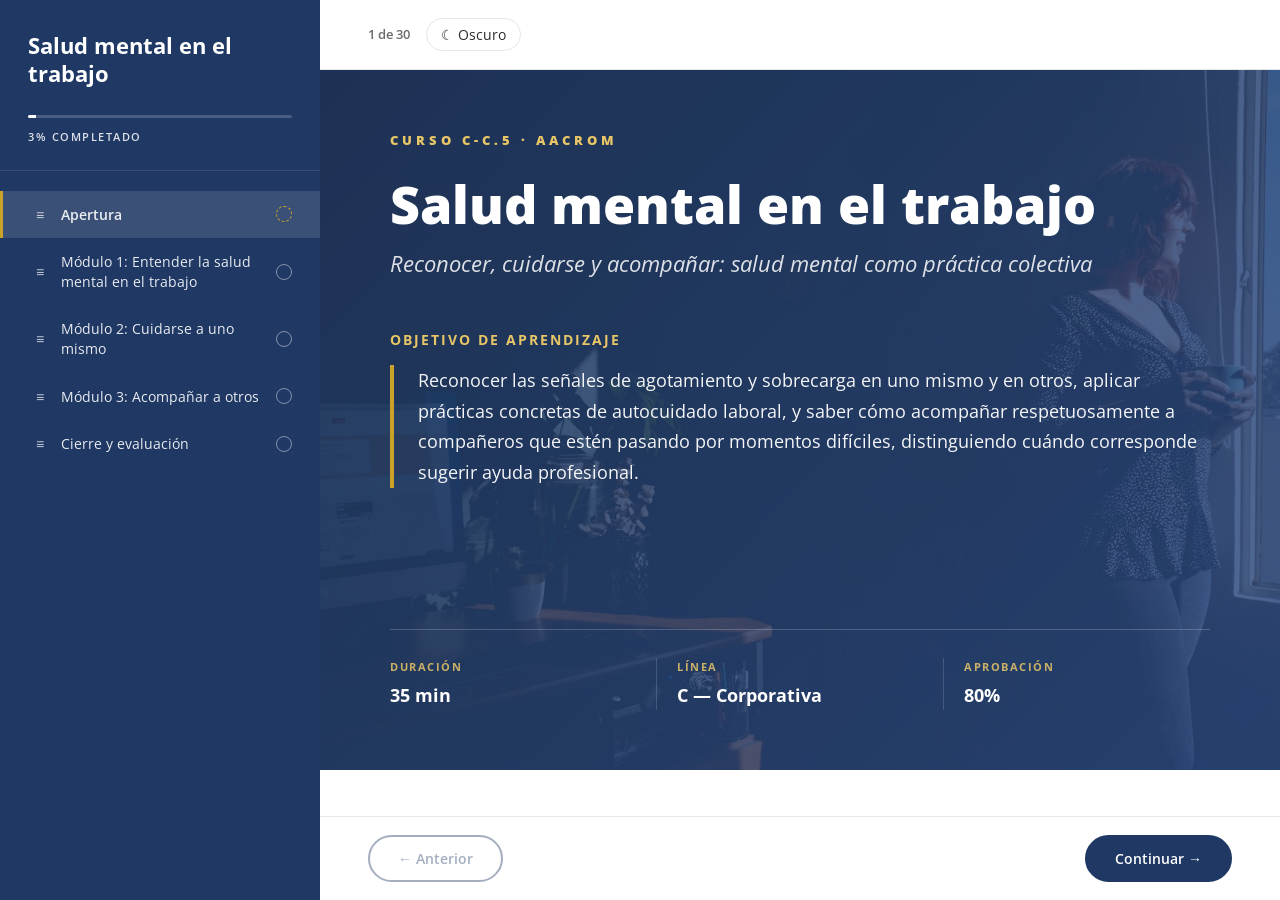
<file: salud-mental/index.html>
<!DOCTYPE html>
<html lang="es">
<head>
<meta charset="UTF-8">
<meta name="viewport" content="width=device-width, initial-scale=1.0, viewport-fit=cover">
<title>Salud mental en el trabajo · Aacrom</title>
<link rel="preconnect" href="https://fonts.googleapis.com">
<link rel="preconnect" href="https://fonts.gstatic.com" crossorigin>
<link href="https://fonts.googleapis.com/css2?family=Open+Sans:wght@400;600;700;800&display=swap" rel="stylesheet">
<style>

/* ============================================
   THEME — Aacrom Rise
   ============================================ */
:root {
  --aacrom-primary: #1F3864;
  --aacrom-primary-light: #2E5497;
  --aacrom-accent: #C9A227;
  --aacrom-accent-light: #E8C667;
  --aacrom-text: #2C2C2C;
  --aacrom-text-muted: #6B6B6B;
  --aacrom-bg: #FFFFFF;
  --aacrom-bg-soft: #F7F8FA;
  --aacrom-border: #E5E7EB;
  --aacrom-success: #1F7A42;
  --aacrom-danger: #B02A2A;
  --sidebar-width: 320px;
}

* { box-sizing: border-box; margin: 0; padding: 0; }

html, body {
  height: 100%;
  font-family: 'Open Sans', -apple-system, BlinkMacSystemFont, sans-serif;
  color: var(--aacrom-text);
  background: var(--aacrom-bg);
  font-size: 16px;
  line-height: 1.6;
  -webkit-font-smoothing: antialiased;
}

#app {
  display: flex;
  height: 100vh;
  overflow: hidden;
}

/* ============================================
   SIDEBAR
   ============================================ */
#sidebar {
  width: var(--sidebar-width);
  background: var(--aacrom-primary);
  color: white;
  display: flex;
  flex-direction: column;
  flex-shrink: 0;
  overflow-y: auto;
  transition: transform 0.3s ease;
}

.sidebar-header {
  padding: 32px 28px 24px;
  border-bottom: 1px solid rgba(255,255,255,0.1);
}

#course-title {
  font-size: 22px;
  font-weight: 700;
  line-height: 1.25;
  margin-bottom: 28px;
}

.progress-wrapper { margin-top: 8px; }

.progress-bar {
  width: 100%;
  height: 3px;
  background: rgba(255,255,255,0.18);
  border-radius: 2px;
  overflow: hidden;
  margin-bottom: 10px;
}

#progress-fill {
  height: 100%;
  width: 0%;
  background: white;
  transition: width 0.4s ease;
}

#progress-text {
  font-size: 11px;
  letter-spacing: 1.5px;
  font-weight: 600;
  opacity: 0.85;
}

#module-nav {
  padding: 20px 0;
  flex: 1;
}

.module-item {
  display: flex;
  align-items: center;
  gap: 12px;
  padding: 14px 28px;
  cursor: pointer;
  font-size: 14px;
  line-height: 1.4;
  color: rgba(255,255,255,0.9);
  border-left: 3px solid transparent;
  transition: background 0.15s, border-left-color 0.15s;
}

.module-item:hover { background: rgba(255,255,255,0.06); }

.module-item.active {
  background: rgba(255,255,255,0.12);
  border-left-color: var(--aacrom-accent);
  font-weight: 600;
}

.module-item .icon {
  width: 18px;
  height: 18px;
  display: flex;
  align-items: center;
  justify-content: center;
  flex-shrink: 0;
  opacity: 0.8;
}

.module-item .check {
  margin-left: auto;
  width: 16px;
  height: 16px;
  border-radius: 50%;
  border: 1.5px solid rgba(255,255,255,0.45);
  flex-shrink: 0;
  transition: all 0.2s;
}

.module-item.current .check {
  border-color: var(--aacrom-accent);
  border-style: dashed;
  animation: spin 4s linear infinite;
}

.module-item.completed .check {
  background: var(--aacrom-accent);
  border-color: var(--aacrom-accent);
  position: relative;
}

.module-item.completed .check::after {
  content: '✓';
  position: absolute;
  inset: 0;
  display: flex;
  align-items: center;
  justify-content: center;
  font-size: 10px;
  color: var(--aacrom-primary);
  font-weight: 900;
}

@keyframes spin { to { transform: rotate(360deg); } }

/* ============================================
   MAIN
   ============================================ */
#main {
  flex: 1;
  display: flex;
  flex-direction: column;
  overflow: hidden;
  background: var(--aacrom-bg);
}

#topbar {
  display: flex;
  align-items: center;
  justify-content: space-between;
  padding: 18px 48px;
  background: var(--aacrom-bg);
  border-bottom: 1px solid var(--aacrom-border);
  flex-shrink: 0;
  z-index: 2;
}

#menu-toggle {
  background: none;
  border: none;
  font-size: 22px;
  cursor: pointer;
  color: var(--aacrom-text);
  padding: 4px 8px;
  display: none;
}

#screen-counter {
  font-size: 13px;
  color: var(--aacrom-text-muted);
  font-weight: 600;
}

#screen-container {
  flex: 1;
  overflow-y: auto;
  padding: 0;
  position: relative;
}

/* ============================================
   SCREEN — Header con onda decorativa
   ============================================ */
.screen-header {
  position: relative;
  padding: 60px 64px 50px;
  background: var(--aacrom-bg-soft);
  overflow: hidden;
}

.screen-header::after {
  content: '';
  position: absolute;
  bottom: -1px;
  left: 0;
  right: 0;
  height: 60px;
  background: var(--aacrom-bg);
  clip-path: polygon(0 100%, 0 40%, 50% 70%, 100% 30%, 100% 100%);
}

.screen-header h1 {
  font-size: 44px;
  font-weight: 700;
  color: var(--aacrom-text);
  line-height: 1.15;
  position: relative;
  z-index: 1;
  max-width: 80%;
}

.screen-header .header-line {
  width: 80px;
  height: 4px;
  background: var(--aacrom-text);
  margin-top: 18px;
  position: relative;
  z-index: 1;
}

.screen-header.with-image {
  background-size: cover;
  background-position: right center;
  background-blend-mode: lighten;
}

.screen-header.with-image::before {
  content: '';
  position: absolute;
  inset: 0;
  background: linear-gradient(90deg, rgba(247,248,250,0.97) 0%, rgba(247,248,250,0.85) 50%, rgba(247,248,250,0.4) 100%);
}

.screen-header > * { position: relative; z-index: 1; }

/* ============================================
   SCREEN BODY
   ============================================ */
.screen-body {
  padding: 50px 64px 80px;
  max-width: 1100px;
  margin: 0 auto;
}

.subtitle-blue {
  font-size: 36px;
  font-weight: 700;
  color: var(--aacrom-primary);
  text-align: center;
  margin: 30px 0 24px;
}

/* Bloque de instrucciones dorado */
.instructions-box {
  display: flex;
  align-items: center;
  gap: 18px;
  margin: 30px auto;
  padding: 0;
  font-size: 22px;
  max-width: 900px;
}

.instructions-box .badge-icon {
  width: 56px;
  height: 56px;
  flex-shrink: 0;
  background: var(--aacrom-accent);
  border-radius: 50%;
  position: relative;
  display: flex;
  align-items: center;
  justify-content: center;
}

.instructions-box .badge-icon::before {
  content: '!';
  font-size: 32px;
  font-weight: 900;
  color: white;
}

.instructions-box .badge-icon::after {
  content: '';
  position: absolute;
  inset: -4px;
  border: 2.5px dashed var(--aacrom-accent);
  border-radius: 50%;
  opacity: 0.5;
}

.instructions-box .text {
  font-size: 22px;
  line-height: 1.4;
  color: var(--aacrom-text);
}

.instructions-box .text strong {
  color: var(--aacrom-primary);
  font-weight: 700;
}

/* Reproductor de audio */
audio {
  display: block;
  width: 100%;
  max-width: 700px;
  margin: 30px auto;
  height: 44px;
}

audio::-webkit-media-controls-panel {
  background-color: #F0F2F5;
}

/* Texto cuerpo de la pantalla */
.screen-body p {
  font-size: 18px;
  line-height: 1.7;
  margin-bottom: 20px;
  text-align: center;
  max-width: 900px;
  margin-left: auto;
  margin-right: auto;
}

.screen-body p.left { text-align: left; }
.screen-body p.justify { text-align: justify; }

.screen-body p strong { color: var(--aacrom-primary); font-weight: 700; }

/* ============================================
   STATEMENT (cita destacada)
   ============================================ */
.statement {
  background: var(--aacrom-bg-soft);
  border-left: 5px solid var(--aacrom-accent);
  padding: 32px 40px;
  margin: 30px auto;
  font-size: 22px;
  font-weight: 600;
  line-height: 1.45;
  color: var(--aacrom-primary);
  max-width: 900px;
  font-style: italic;
}

.statement::before {
  content: '"';
  font-size: 60px;
  line-height: 0;
  color: var(--aacrom-accent);
  vertical-align: -20px;
  margin-right: 8px;
  font-family: Georgia, serif;
}

.statement-citation {
  display: block;
  margin-top: 14px;
  font-size: 14px;
  font-style: normal;
  color: var(--aacrom-text-muted);
  font-weight: 500;
}

/* ============================================
   LIST
   ============================================ */
.aacrom-list {
  list-style: none;
  margin: 30px auto;
  max-width: 900px;
  padding: 0;
}

.aacrom-list li {
  display: flex;
  gap: 18px;
  padding: 18px 24px;
  background: var(--aacrom-bg-soft);
  margin-bottom: 12px;
  border-radius: 8px;
  font-size: 17px;
  line-height: 1.5;
  border-left: 4px solid var(--aacrom-accent);
}

.aacrom-list li::before {
  content: '';
  width: 8px;
  height: 8px;
  border-radius: 50%;
  background: var(--aacrom-accent);
  flex-shrink: 0;
  margin-top: 9px;
}

/* ============================================
   CASE CARD (cards con texto sobre imagen)
   ============================================ */
.case-card-wrapper {
  position: relative;
  margin: 30px auto;
  max-width: 1000px;
  min-height: 480px;
  border-radius: 16px;
  overflow: hidden;
  box-shadow: 0 10px 40px rgba(0,0,0,0.12);
}

.case-card-wrapper .bg-image {
  position: absolute;
  inset: 0;
  background-size: cover;
  background-position: center;
}

.case-card-wrapper .bg-image::after {
  content: '';
  position: absolute;
  inset: 0;
  background: linear-gradient(180deg, rgba(0,0,0,0.15) 0%, rgba(0,0,0,0.5) 100%);
}

.case-card-wrapper .card-content {
  position: relative;
  z-index: 1;
  background: white;
  border-radius: 20px;
  padding: 36px 44px;
  margin: 130px auto 40px;
  max-width: 720px;
  font-size: 18px;
  line-height: 1.6;
  box-shadow: 0 8px 24px rgba(0,0,0,0.15);
  text-align: justify;
}

.case-card-wrapper .card-content strong {
  color: var(--aacrom-primary);
  font-weight: 700;
}

.case-card-wrapper .card-subtitle {
  text-align: center;
  font-size: 20px;
  font-weight: 600;
  color: var(--aacrom-accent);
  margin-bottom: 20px;
}

/* ============================================
   TABS
   ============================================ */
.tabs-container {
  margin: 30px auto;
  max-width: 900px;
}

.tabs-nav {
  display: flex;
  gap: 4px;
  border-bottom: 2px solid var(--aacrom-border);
  margin-bottom: 0;
}

.tab-btn {
  flex: 1;
  padding: 16px 20px;
  border: none;
  background: var(--aacrom-bg-soft);
  cursor: pointer;
  font-size: 15px;
  font-weight: 600;
  color: var(--aacrom-text-muted);
  border-radius: 8px 8px 0 0;
  transition: all 0.2s;
  font-family: inherit;
}

.tab-btn:hover { background: #EEF1F5; color: var(--aacrom-text); }

.tab-btn.active {
  background: var(--aacrom-primary);
  color: white;
}

.tab-panel {
  display: none;
  background: var(--aacrom-bg-soft);
  padding: 30px 36px;
  border-radius: 0 0 12px 12px;
  font-size: 16px;
  line-height: 1.65;
}

.tab-panel.active { display: block; animation: fadeIn 0.3s; }
.tab-panel ul { padding-left: 20px; }
.tab-panel li { margin-bottom: 10px; }

@keyframes fadeIn { from { opacity: 0; transform: translateY(8px); } to { opacity: 1; transform: translateY(0); } }

/* ============================================
   ACCORDION
   ============================================ */
.accordion {
  margin: 30px auto;
  max-width: 900px;
}

.accordion-item {
  margin-bottom: 10px;
  border-radius: 10px;
  overflow: hidden;
  border: 1px solid var(--aacrom-border);
}

.accordion-header {
  padding: 18px 24px;
  background: var(--aacrom-bg-soft);
  cursor: pointer;
  display: flex;
  justify-content: space-between;
  align-items: center;
  font-weight: 600;
  font-size: 17px;
  color: var(--aacrom-primary);
  transition: background 0.2s;
}

.accordion-header:hover { background: #EEF1F5; }

.accordion-header .toggle {
  width: 32px;
  height: 32px;
  border-radius: 50%;
  background: var(--aacrom-primary);
  color: white;
  display: flex;
  align-items: center;
  justify-content: center;
  font-size: 20px;
  font-weight: 300;
  transition: transform 0.3s;
}

.accordion-item.open .toggle { transform: rotate(45deg); }

.accordion-content {
  max-height: 0;
  overflow: hidden;
  transition: max-height 0.4s ease;
  background: white;
}

.accordion-item.open .accordion-content {
  max-height: 500px;
}

.accordion-content-inner {
  padding: 20px 24px;
  font-size: 16px;
  line-height: 1.65;
}

/* ============================================
   HOTSPOTS
   ============================================ */
.hotspots-container {
  position: relative;
  margin: 30px auto;
  max-width: 900px;
}

.hotspots-image {
  width: 100%;
  border-radius: 12px;
  display: block;
}

.hotspots-list {
  display: grid;
  grid-template-columns: repeat(auto-fit, minmax(160px, 1fr));
  gap: 12px;
  margin-top: 24px;
}

.hotspot-btn {
  padding: 16px 20px;
  background: var(--aacrom-bg-soft);
  border: 2px solid var(--aacrom-border);
  border-radius: 10px;
  cursor: pointer;
  font-weight: 600;
  font-size: 15px;
  color: var(--aacrom-primary);
  transition: all 0.2s;
  font-family: inherit;
  position: relative;
}

.hotspot-btn::before {
  content: '+';
  display: block;
  font-size: 22px;
  font-weight: 300;
  color: var(--aacrom-accent);
  margin-bottom: 4px;
}

.hotspot-btn:hover {
  background: white;
  border-color: var(--aacrom-accent);
  transform: translateY(-2px);
  box-shadow: 0 6px 20px rgba(31,56,100,0.12);
}

.hotspot-btn.viewed {
  background: var(--aacrom-primary);
  color: white;
  border-color: var(--aacrom-primary);
}

.hotspot-btn.viewed::before { color: var(--aacrom-accent-light); }

.hotspot-content {
  margin-top: 24px;
  padding: 24px 30px;
  background: var(--aacrom-bg-soft);
  border-left: 4px solid var(--aacrom-accent);
  border-radius: 8px;
  font-size: 16px;
  line-height: 1.65;
  display: none;
}

.hotspot-content.show { display: block; animation: fadeIn 0.3s; }

/* ============================================
   DECISION MATRIX (4 cuadrantes)
   ============================================ */
.matrix-container {
  position: relative;
  margin: 30px auto;
  max-width: 800px;
  padding: 40px 60px 30px;
}

.matrix-grid {
  display: grid;
  grid-template-columns: 1fr 1fr;
  grid-template-rows: 1fr 1fr;
  gap: 8px;
  aspect-ratio: 1.2;
  position: relative;
}

.matrix-quadrant {
  border-radius: 10px;
  padding: 24px;
  display: flex;
  flex-direction: column;
  justify-content: center;
  align-items: center;
  text-align: center;
  cursor: pointer;
  transition: all 0.2s;
  color: white;
  font-weight: 700;
  font-size: 22px;
  letter-spacing: 0.5px;
  box-shadow: 0 4px 14px rgba(0,0,0,0.12);
  position: relative;
  min-height: 180px;
}

.matrix-quadrant:hover { transform: scale(1.03); box-shadow: 0 8px 24px rgba(0,0,0,0.18); }

.matrix-quadrant.active { box-shadow: 0 0 0 3px var(--aacrom-accent); }

.matrix-label-x, .matrix-label-y {
  position: absolute;
  font-size: 13px;
  font-weight: 700;
  color: var(--aacrom-text-muted);
  letter-spacing: 1px;
  text-transform: uppercase;
}

.matrix-label-x {
  bottom: 0;
  left: 50%;
  transform: translateX(-50%);
}

.matrix-label-y {
  left: -20px;
  top: 50%;
  transform: rotate(-90deg) translateX(50%);
  transform-origin: center;
}

.matrix-content {
  margin-top: 30px;
  padding: 24px 30px;
  background: var(--aacrom-bg-soft);
  border-left: 4px solid var(--aacrom-accent);
  border-radius: 8px;
  font-size: 16px;
  line-height: 1.65;
  display: none;
}

.matrix-content.show { display: block; animation: fadeIn 0.3s; }

/* ============================================
   DECISION SCENARIO
   ============================================ */
.scenario-container { margin: 20px auto; max-width: 1000px; }

.scenario-intro-card {
  background: var(--aacrom-bg-soft);
  padding: 30px 36px;
  border-radius: 12px;
  margin-bottom: 24px;
  font-size: 17px;
  line-height: 1.65;
  border-left: 4px solid var(--aacrom-primary);
}

.dialogue-container { margin: 30px 0; }

.dialogue-line {
  display: flex;
  gap: 14px;
  margin-bottom: 18px;
  align-items: flex-start;
  opacity: 0.4;
  transition: opacity 0.3s;
}

.dialogue-line.played, .dialogue-line.active { opacity: 1; }
.dialogue-line.active { background: rgba(201, 162, 39, 0.07); border-radius: 10px; padding: 10px 14px; margin: 8px -14px 8px -14px; }

.dialogue-avatar {
  width: 42px;
  height: 42px;
  border-radius: 50%;
  display: flex;
  align-items: center;
  justify-content: center;
  font-weight: 700;
  color: white;
  font-size: 14px;
  flex-shrink: 0;
  background: var(--aacrom-primary);
}

.dialogue-avatar.andres { background: #4A5C77; }
.dialogue-avatar.narrator { background: var(--aacrom-text-muted); font-size: 18px; }

.dialogue-body { flex: 1; }

.dialogue-character {
  font-weight: 700;
  font-size: 13px;
  color: var(--aacrom-primary);
  margin-bottom: 4px;
  letter-spacing: 0.3px;
}

.dialogue-character .role {
  font-weight: 400;
  color: var(--aacrom-text-muted);
  font-size: 12px;
  margin-left: 8px;
}

.dialogue-text {
  font-size: 16px;
  line-height: 1.55;
  color: var(--aacrom-text);
}

.dialogue-line audio { margin: 8px 0 0; max-width: 100%; height: 36px; }

.scenario-question {
  margin-top: 30px;
  font-size: 24px;
  font-weight: 700;
  color: var(--aacrom-primary);
  text-align: center;
}

.scenario-options {
  display: grid;
  grid-template-columns: 1fr 1fr;
  gap: 14px;
  margin-top: 24px;
}

.scenario-option-btn {
  padding: 22px 24px;
  background: white;
  border: 2px solid var(--aacrom-border);
  border-radius: 12px;
  cursor: pointer;
  text-align: left;
  transition: all 0.2s;
  font-family: inherit;
}

.scenario-option-btn:hover {
  border-color: var(--aacrom-accent);
  transform: translateY(-2px);
  box-shadow: 0 6px 18px rgba(31,56,100,0.1);
}

.scenario-option-btn .option-id {
  display: inline-block;
  width: 28px;
  height: 28px;
  border-radius: 50%;
  background: var(--aacrom-primary);
  color: white;
  text-align: center;
  line-height: 28px;
  font-weight: 700;
  margin-right: 10px;
  font-size: 14px;
}

.scenario-option-btn .option-label {
  font-weight: 700;
  color: var(--aacrom-primary);
  font-size: 16px;
  margin-bottom: 6px;
  display: block;
}

.scenario-option-btn .option-sub {
  font-size: 14px;
  color: var(--aacrom-text-muted);
  line-height: 1.5;
}

.scenario-result {
  margin-top: 24px;
  padding: 30px 36px;
  border-radius: 12px;
  background: var(--aacrom-bg-soft);
  border-left: 5px solid var(--aacrom-accent);
}

.scenario-result.correct { border-left-color: var(--aacrom-success); }
.scenario-result.incorrect { border-left-color: var(--aacrom-danger); }

.scenario-result-badge {
  display: inline-block;
  padding: 5px 14px;
  border-radius: 20px;
  background: var(--aacrom-accent);
  color: white;
  font-size: 12px;
  font-weight: 700;
  letter-spacing: 1px;
  margin-bottom: 14px;
}

.scenario-result.correct .scenario-result-badge { background: var(--aacrom-success); }
.scenario-result.incorrect .scenario-result-badge { background: var(--aacrom-danger); }

.scenario-result h4 {
  font-size: 22px;
  color: var(--aacrom-primary);
  margin-bottom: 12px;
}

.scenario-result p { font-size: 16px; line-height: 1.65; text-align: left; }

.scenario-actions { margin-top: 24px; display: flex; gap: 12px; justify-content: center; }

.scenario-convergent {
  margin-top: 30px;
  padding: 30px 36px;
  background: linear-gradient(135deg, var(--aacrom-primary) 0%, var(--aacrom-primary-light) 100%);
  color: white;
  border-radius: 16px;
  display: none;
}

.scenario-convergent.show { display: block; animation: fadeIn 0.4s; }
.scenario-convergent h4 {
  font-size: 24px;
  color: var(--aacrom-accent);
  margin-bottom: 16px;
}
.scenario-convergent p { color: white; font-size: 16px; line-height: 1.7; text-align: left; }

/* ============================================
   KNOWLEDGE CHECK / QUIZ
   ============================================ */
.question-card {
  background: var(--aacrom-bg-soft);
  padding: 32px 40px;
  border-radius: 14px;
  margin: 24px auto;
  max-width: 900px;
}

.question-counter {
  font-size: 12px;
  font-weight: 700;
  letter-spacing: 1.5px;
  color: var(--aacrom-accent);
  margin-bottom: 10px;
}

.question-stem {
  font-size: 18px;
  line-height: 1.55;
  margin-bottom: 24px;
  font-weight: 600;
  color: var(--aacrom-primary);
}

.option-row {
  display: flex;
  align-items: flex-start;
  gap: 14px;
  padding: 16px 20px;
  background: white;
  border: 2px solid var(--aacrom-border);
  border-radius: 10px;
  margin-bottom: 10px;
  cursor: pointer;
  transition: all 0.15s;
}

.option-row:hover { border-color: var(--aacrom-accent); }

.option-row.selected { border-color: var(--aacrom-primary); background: #EEF2F8; }

.option-row.correct { border-color: var(--aacrom-success); background: #E8F5EC; }
.option-row.incorrect { border-color: var(--aacrom-danger); background: #FBEAEA; }

.option-row input { width: 18px; height: 18px; margin-top: 2px; cursor: pointer; flex-shrink: 0; accent-color: var(--aacrom-primary); }
.option-row label { flex: 1; cursor: pointer; font-size: 16px; line-height: 1.5; }

.matching-grid {
  display: grid;
  gap: 12px;
  margin: 20px 0;
}

.matching-row {
  display: grid;
  grid-template-columns: 1fr auto 1fr;
  align-items: center;
  gap: 14px;
}

.matching-cell {
  padding: 16px 20px;
  background: white;
  border: 2px solid var(--aacrom-border);
  border-radius: 10px;
  font-size: 15px;
  line-height: 1.45;
}

.matching-cell.left { background: var(--aacrom-primary); color: white; border-color: var(--aacrom-primary); font-weight: 600; }

.matching-arrow { font-size: 24px; color: var(--aacrom-accent); }

.feedback-box {
  margin-top: 20px;
  padding: 20px 26px;
  border-radius: 10px;
  background: white;
  border-left: 4px solid var(--aacrom-accent);
  display: none;
}

.feedback-box.show { display: block; animation: fadeIn 0.3s; }
.feedback-box.correct { border-left-color: var(--aacrom-success); }
.feedback-box.incorrect { border-left-color: var(--aacrom-danger); }
.feedback-box .feedback-title {
  font-weight: 700;
  margin-bottom: 8px;
  color: var(--aacrom-primary);
  font-size: 16px;
}
.feedback-box.correct .feedback-title { color: var(--aacrom-success); }
.feedback-box.incorrect .feedback-title { color: var(--aacrom-danger); }
.feedback-box p { font-size: 15px; line-height: 1.6; text-align: left; }

.quiz-submit {
  margin: 30px auto 0;
  display: block;
  padding: 14px 38px;
  font-size: 16px;
  font-weight: 700;
  background: var(--aacrom-primary);
  color: white;
  border: none;
  border-radius: 30px;
  cursor: pointer;
  font-family: inherit;
  letter-spacing: 0.3px;
  transition: background 0.2s;
}

.quiz-submit:hover:not(:disabled) { background: var(--aacrom-primary-light); }
.quiz-submit:disabled { opacity: 0.5; cursor: not-allowed; }

.quiz-result-summary {
  text-align: center;
  padding: 40px 30px;
  background: var(--aacrom-bg-soft);
  border-radius: 14px;
  margin: 24px auto;
  max-width: 700px;
}

.quiz-result-summary .score {
  font-size: 64px;
  font-weight: 700;
  color: var(--aacrom-primary);
  line-height: 1;
}

.quiz-result-summary .score .total { color: var(--aacrom-text-muted); font-size: 32px; }

.quiz-result-summary .label {
  font-size: 14px;
  letter-spacing: 1.5px;
  color: var(--aacrom-text-muted);
  margin-top: 8px;
  font-weight: 600;
}

.quiz-result-summary .badge {
  display: inline-block;
  padding: 8px 24px;
  margin-top: 18px;
  border-radius: 30px;
  font-weight: 700;
  font-size: 14px;
  letter-spacing: 1px;
}
.quiz-result-summary .badge.passed { background: var(--aacrom-success); color: white; }
.quiz-result-summary .badge.failed { background: var(--aacrom-danger); color: white; }

.quiz-result-summary p { margin-top: 20px; font-size: 16px; line-height: 1.6; }

/* ============================================
   SORTING (drag & drop)
   ============================================ */
.sorting-container { margin: 30px auto; max-width: 1100px; }

.sorting-items-pool {
  display: flex;
  flex-wrap: wrap;
  gap: 10px;
  padding: 20px;
  background: var(--aacrom-bg-soft);
  border-radius: 12px;
  min-height: 80px;
  margin-bottom: 20px;
}

.sortable-item {
  padding: 12px 18px;
  background: white;
  border: 2px solid var(--aacrom-border);
  border-radius: 8px;
  cursor: grab;
  font-size: 14px;
  line-height: 1.4;
  max-width: 320px;
  transition: all 0.2s;
}

.sortable-item:hover { border-color: var(--aacrom-accent); }
.sortable-item.dragging { opacity: 0.4; }
.sortable-item.correct-placed { border-color: var(--aacrom-success); background: #E8F5EC; }
.sortable-item.wrong-placed { border-color: var(--aacrom-danger); background: #FBEAEA; }

.sorting-categories {
  display: grid;
  grid-template-columns: repeat(auto-fit, minmax(180px, 1fr));
  gap: 12px;
}

.sorting-category {
  background: white;
  border: 2px dashed var(--aacrom-border);
  border-radius: 12px;
  padding: 18px;
  min-height: 160px;
  display: flex;
  flex-direction: column;
}

.sorting-category.drag-over { border-color: var(--aacrom-accent); background: #FFF9E8; }

.sorting-category-title {
  font-weight: 700;
  color: var(--aacrom-primary);
  font-size: 14px;
  text-align: center;
  margin-bottom: 12px;
  padding-bottom: 10px;
  border-bottom: 2px solid var(--aacrom-border);
}

.sorting-drop-zone { flex: 1; display: flex; flex-direction: column; gap: 8px; }

/* ============================================
   FOOTER NAV
   ============================================ */
#footer-nav {
  display: flex;
  justify-content: space-between;
  align-items: center;
  padding: 18px 48px;
  border-top: 1px solid var(--aacrom-border);
  background: var(--aacrom-bg);
  flex-shrink: 0;
}

.nav-btn {
  padding: 12px 28px;
  font-size: 14px;
  font-weight: 600;
  background: transparent;
  color: var(--aacrom-primary);
  border: 2px solid var(--aacrom-primary);
  border-radius: 30px;
  cursor: pointer;
  transition: all 0.15s;
  font-family: inherit;
}

.nav-btn:hover:not(:disabled) {
  background: var(--aacrom-primary);
  color: white;
}

.nav-btn.primary {
  background: var(--aacrom-primary);
  color: white;
}

.nav-btn.primary:hover:not(:disabled) {
  background: var(--aacrom-primary-light);
  border-color: var(--aacrom-primary-light);
}

.nav-btn:disabled { opacity: 0.4; cursor: not-allowed; }

/* ============================================
   RESPONSIVE
   ============================================ */
@media (max-width: 900px) {
  :root { --sidebar-width: 280px; }
  #sidebar {
    position: fixed;
    top: 0; bottom: 0; left: 0;
    z-index: 10;
    transform: translateX(-100%);
  }
  #sidebar.open { transform: translateX(0); }
  #menu-toggle { display: block; }
  .screen-header { padding: 40px 24px 30px; }
  .screen-header h1 { font-size: 32px; max-width: 100%; }
  .screen-body { padding: 30px 20px 60px; }
  .screen-body p, .statement { font-size: 16px; }
  .subtitle-blue { font-size: 26px; }
  .instructions-box .text { font-size: 16px; }
  .matrix-grid { grid-template-columns: 1fr; grid-template-rows: repeat(4, auto); aspect-ratio: auto; }
  .scenario-options { grid-template-columns: 1fr; }
  .case-card-wrapper .card-content { margin: 60px 16px 30px; padding: 24px 20px; }
  .matching-row { grid-template-columns: 1fr; }
  .matching-arrow { display: none; }
  #footer-nav { padding: 12px 20px; }
  #topbar { padding: 14px 20px; }
}

/* Modo oscuro (preview) */
body.dark-mode {
  --aacrom-text: #E8E9EB;
  --aacrom-text-muted: #A0A4AC;
  --aacrom-bg: #1A1D24;
  --aacrom-bg-soft: #252934;
  --aacrom-border: #3A3F4A;
}
body.dark-mode #sidebar { background: #0D1A33; }
body.dark-mode .screen-header { background: #252934; }
body.dark-mode .screen-header::after { background: var(--aacrom-bg); }
body.dark-mode .screen-header h1 { color: #E8E9EB; }
body.dark-mode .screen-header .header-line { background: #C9A227; }
body.dark-mode .statement { background: #252934; color: #E8C667; }
body.dark-mode .aacrom-list li { background: #252934; color: #E8E9EB; }
body.dark-mode .tab-panel, body.dark-mode .accordion-header, body.dark-mode .hotspot-btn, body.dark-mode .scenario-intro-card, body.dark-mode .option-row { background: #252934; color: #E8E9EB; }
body.dark-mode .accordion-content, body.dark-mode .scenario-option-btn, body.dark-mode .matching-cell:not(.left) { background: #1A1D24; color: #E8E9EB; }
body.dark-mode .case-card-wrapper .card-content { background: #2D323D; color: #E8E9EB; }
body.dark-mode .scenario-result, body.dark-mode .question-card, body.dark-mode .quiz-result-summary, body.dark-mode .matrix-content, body.dark-mode .hotspot-content { background: #252934; color: #E8E9EB; }
body.dark-mode .feedback-box { background: #1A1D24; }
body.dark-mode #topbar, body.dark-mode #footer-nav { background: var(--aacrom-bg); border-color: var(--aacrom-border); }
body.dark-mode select { color: #E8E9EB; }

/* Botón modo oscuro */
#dark-toggle {
  background: transparent;
  border: 1px solid var(--aacrom-border);
  color: var(--aacrom-text);
  cursor: pointer;
  padding: 6px 14px;
  border-radius: 20px;
  font-size: 14px;
  font-family: inherit;
  transition: all 0.2s;
}
#dark-toggle:hover { background: var(--aacrom-bg-soft); }

/* Badge de preview */
#preview-badge {
  position: fixed;
  bottom: 20px;
  right: 20px;
  background: #C9A227;
  color: white;
  padding: 8px 16px;
  border-radius: 20px;
  font-size: 11px;
  font-weight: 700;
  letter-spacing: 1px;
  z-index: 100;
  box-shadow: 0 4px 14px rgba(0,0,0,0.2);
}


/* Tipos custom v1 (heredados del C-S.1) */
.module-label { display: inline-block; font-size: 13px; font-weight: 800; letter-spacing: 3px; text-transform: uppercase; color: var(--aacrom-accent); background: rgba(201, 162, 39, 0.08); padding: 6px 16px; border-radius: 4px; margin-bottom: 18px; position: relative; z-index: 1; }
.screen-header .module-label { margin-bottom: 14px; }
.next-steps-heading { font-size: 16px; font-weight: 700; letter-spacing: 0.5px; text-transform: uppercase; color: var(--aacrom-primary); text-align: center; margin: 40px auto 16px; padding-bottom: 12px; border-bottom: 2px solid var(--aacrom-accent); max-width: 400px; }
.module-hero-image { width: 100%; max-width: 1000px; margin: 20px auto 30px; border-radius: 12px; overflow: hidden; box-shadow: 0 8px 28px rgba(0,0,0,0.12); height: 280px; background-size: cover; background-position: center; }
.aacrom-paragraphs { max-width: 900px; margin: 30px auto; }
.aacrom-paragraphs p { font-size: 17px; line-height: 1.75; margin-bottom: 18px; text-align: justify; color: var(--aacrom-text); }
.aacrom-paragraphs p strong { color: var(--aacrom-primary); font-weight: 700; }
.closing-message-box { margin: 36px auto 0; max-width: 800px; padding: 32px 40px; background: linear-gradient(135deg, var(--aacrom-primary) 0%, var(--aacrom-primary-light) 100%); color: white; border-radius: 14px; font-size: 17px; line-height: 1.7; text-align: left; box-shadow: 0 12px 32px rgba(31, 56, 100, 0.25); }
.closing-message-box strong { color: var(--aacrom-accent-light); }
.instructions-callout { display: flex; align-items: center; gap: 24px; background: white; padding: 24px 28px; border-radius: 12px; margin-bottom: 32px; border-left: 6px solid #C9A227; box-shadow: 0 4px 16px rgba(0, 0, 0, 0.06); position: relative; z-index: 1; }
.callout-icon { flex-shrink: 0; width: 56px; height: 56px; border-radius: 50%; background: #C9A227; color: white; display: flex; align-items: center; justify-content: center; font-size: 32px; font-weight: 800; font-family: Georgia, serif; }
.callout-text { flex: 1; color: #2C2C2C; font-size: 17px; line-height: 1.55; font-weight: 500; }
.callout-text strong { color: #1F3864; font-weight: 800; font-size: 18px; display: inline-block; margin-right: 4px; }
.dialogue-line { opacity: 1 !important; }

/* FIX 1: callout convergente — strong en color claro sobre fondo azul */
.scenario-convergent p strong { color: #E8C667 !important; font-weight: 700; }
.scenario-convergent p em { color: rgba(255,255,255,0.95) !important; }

/* FIX 2: matrix-quadrant texto navy legible */
.matrix-quadrant { color: #1F3864 !important; text-shadow: none !important; font-size: 20px; font-weight: 800; line-height: 1.3; }
.matrix-quadrant.active { box-shadow: 0 0 0 3px #C9A227, 0 8px 24px rgba(0,0,0,0.15) !important; }
.matrix-label-x, .matrix-label-y { color: #1F3864 !important; font-weight: 800 !important; text-transform: uppercase; letter-spacing: 1.5px; }

/* NUEVO: course_cover_objective (portada nueva) */
.cover-objective { min-height: 700px; display: flex; flex-direction: column; background: linear-gradient(135deg, #1F3864 0%, #2A4A82 100%); color: white; position: relative; overflow: hidden; }
.cover-objective::before { content: ''; position: absolute; inset: 0; background-image: var(--cover-bg); background-size: cover; background-position: center; opacity: 0.18; z-index: 0; }
.cover-objective-content { position: relative; z-index: 1; padding: 60px 70px; display: flex; flex-direction: column; height: 100%; flex: 1; }
.cover-objective .course-code { font-size: 13px; font-weight: 800; letter-spacing: 4px; text-transform: uppercase; color: #E8C667; margin-bottom: 24px; }
.cover-objective h1 { font-size: 52px; font-weight: 800; line-height: 1.1; margin: 0 0 16px 0; color: white; }
.cover-objective .subtitle { font-size: 22px; font-weight: 400; color: rgba(255,255,255,0.85); margin-bottom: 50px; line-height: 1.4; font-style: italic; }
.cover-objective .objective-label { font-size: 14px; font-weight: 700; letter-spacing: 2px; text-transform: uppercase; color: #E8C667; margin-bottom: 14px; }
.cover-objective .objective-text { font-size: 18px; line-height: 1.7; color: rgba(255,255,255,0.95); border-left: 4px solid #C9A227; padding-left: 24px; margin-bottom: 50px; max-width: 900px; }
.cover-objective .ficha { display: flex; gap: 0; margin-top: auto; border-top: 1px solid rgba(255,255,255,0.2); padding-top: 28px; }
.cover-objective .ficha-item { flex: 1; border-right: 1px solid rgba(255,255,255,0.15); padding: 0 20px; }
.cover-objective .ficha-item:first-child { padding-left: 0; }
.cover-objective .ficha-item:last-child { border-right: none; padding-right: 0; }
.cover-objective .ficha-label { font-size: 11px; font-weight: 700; letter-spacing: 1.5px; text-transform: uppercase; color: rgba(232, 198, 103, 0.85); margin-bottom: 6px; }
.cover-objective .ficha-value { font-size: 18px; font-weight: 700; color: white; }

/* NUEVO: hero_image (slider/banner) */
.hero-image-screen { min-height: 700px; position: relative; display: flex; flex-direction: column; overflow: hidden; }
.hero-image-bg { position: relative; height: 460px; background-size: cover; background-position: center; display: flex; align-items: flex-end; justify-content: center; }
.hero-image-bg::after { content: ''; position: absolute; inset: 0; background: linear-gradient(to bottom, rgba(31,56,100,0.15) 0%, rgba(31,56,100,0.85) 100%); }
.hero-image-title { position: relative; z-index: 1; color: white; font-size: 38px; font-weight: 800; text-align: center; padding: 0 40px 60px; text-shadow: 0 2px 12px rgba(0,0,0,0.4); }
.hero-image-statement { background: white; padding: 60px 70px; text-align: center; flex: 1; display: flex; flex-direction: column; justify-content: center; align-items: center; }
.hero-image-statement p { font-size: 26px; font-weight: 600; color: #1F3864; line-height: 1.5; max-width: 800px; margin: 0 auto; position: relative; }
.hero-image-statement p::before { content: '"'; font-family: Georgia, serif; font-size: 90px; color: #C9A227; position: absolute; top: -40px; left: -20px; opacity: 0.4; line-height: 1; }
.hero-image-footer { background: #1F3864; color: #E8C667; padding: 22px 40px; text-align: center; font-size: 14px; font-weight: 700; letter-spacing: 2px; text-transform: uppercase; }

body.dark-mode .module-label { background: rgba(232, 198, 103, 0.12); color: var(--aacrom-accent-light); }
body.dark-mode .aacrom-paragraphs p { color: #E8E9EB; }
body.dark-mode .next-steps-heading { color: var(--aacrom-accent-light); }
body.dark-mode .instructions-callout { background: #2A3447; border-left-color: #E8C667; box-shadow: 0 4px 16px rgba(0,0,0,0.4); }
body.dark-mode .callout-text { color: #E8E9EB; }
body.dark-mode .callout-text strong { color: #E8C667; }
body.dark-mode .hero-image-statement { background: #1A1F2C; }
body.dark-mode .hero-image-statement p { color: #E8E9EB; }

</style>
<style>#preview-badge{display:none !important;}</style>
  <script src="scorm_api.js"></script>
</head>
<body>
  <div id="app">
    <aside id="sidebar">
      <div class="sidebar-header">
        <h1 id="course-title">Salud mental en el trabajo</h1>
        <div class="progress-wrapper">
          <div class="progress-bar"><div id="progress-fill"></div></div>
          <div id="progress-text">0% COMPLETADO</div>
        </div>
      </div>
      <nav id="module-nav"></nav>
    </aside>
    <main id="main">
      <header id="topbar">
        <button id="menu-toggle" aria-label="Menú">☰</button>
        <div style="display:flex;align-items:center;gap:16px">
          <div id="screen-counter">1 de 30</div>
          <button id="dark-toggle" title="Cambiar modo">☾ Oscuro</button>
        </div>
      </header>
      <section id="screen-container"></section>
      <footer id="footer-nav">
        <button id="btn-prev" class="nav-btn">← Anterior</button>
        <button id="btn-next" class="nav-btn primary">Continuar →</button>
      </footer>
    </main>
  </div>
  
  <script>
    /* AacromSCORM se implementa en scorm_api.js */
    window.COURSE_DATA = {"code": "C-C.5", "title": "Salud mental en el trabajo", "subtitle": "Reconocer, cuidarse y acompañar: salud mental como práctica colectiva", "duration": "35 minutos", "author": "Aacrom", "passingScore": 80, "theme": {"primary": "#1F3864", "accent": "#C9A227", "title": "#1F3864", "text": "#2C2C2C", "background": "#FFFFFF", "fontFamily": "Open Sans"}, "modules": [{"id": "m0", "title": "Apertura", "screens": [{"id": "p_cover", "type": "course_cover_objective", "moduleTitle": "Apertura", "title": "Salud mental en el trabajo", "subtitle": "Reconocer, cuidarse y acompañar: salud mental como práctica colectiva", "image": "assets/images/img_01.jpg", "objective": "Reconocer las señales de agotamiento y sobrecarga en uno mismo y en otros, aplicar prácticas concretas de autocuidado laboral, y saber cómo acompañar respetuosamente a compañeros que estén pasando por momentos difíciles, distinguiendo cuándo corresponde sugerir ayuda profesional.", "ficha": [{"label": "Duración", "value": "35 min"}, {"label": "Línea", "value": "C — Corporativa"}, {"label": "Aprobación", "value": "80%"}]}, {"id": "p_slider", "type": "hero_image", "moduleTitle": "Apertura", "title": "Cuidar la salud mental también es trabajo", "image": "assets/images/img_02.jpg", "statement": "No se trata solo de aguantar más. Se trata de notar a tiempo, cuidarse con sentido y saber acompañar al otro cuando no está bien.", "footer": "RECONOCER · CUIDARSE · ACOMPAÑAR"}, {"id": "p3", "type": "course_cover", "moduleTitle": "Apertura", "title": "Bienvenida", "subtitle": "Por qué este curso, para qué le va a servir", "image": "assets/images/img_03.jpg", "audio": "assets/audio/audio_01.mp3", "audio_script": "Le damos la bienvenida a este curso. La salud mental en el trabajo es uno de esos temas que todos sabemos que importa... pero del que pocas veces hablamos en serio. El silencio cuesta. Cuesta agotamiento, cuesta ausencias, cuesta gente buena que se quema. En los próximos treinta y cinco minutos vamos a hacer tres cosas. Primero, entender qué es y qué no es la salud mental en el trabajo. Segundo, aprender a cuidarse uno mismo... antes de tocar fondo. Y tercero, saber cómo acompañar a un compañero o colaborador que esté pasando por un momento difícil. Sin diagnosticar. Sin invadir. Pero también... sin mirar para otro lado.", "body": ["Este curso no le va a enseñar psicología clínica. No es ese su propósito. Su propósito es darle herramientas prácticas para reconocer cuándo algo no anda bien en uno mismo o en un compañero, y saber qué hacer en consecuencia.", "La salud mental en el trabajo no es responsabilidad solamente del área de bienestar ni del psicólogo. Es algo que se construye todos los días, en las pequeñas conversaciones, en los límites que se respetan, en las pausas que se toman, y en la atención que ponemos a las personas con las que trabajamos.", "Lo que viene es práctico, breve y específico. La idea es que termine el curso sabiendo tres cosas que pueda aplicar mañana mismo."]}]}, {"id": "m1", "title": "Módulo 1: Entender la salud mental en el trabajo", "screens": [{"id": "p4", "type": "module_intro_full", "moduleTitle": "Módulo 1: Entender la salud mental en el trabajo", "moduleLabel": "MÓDULO 1", "title": "Entender antes de actuar", "image": "assets/images/img_04.jpg", "audio": "assets/audio/audio_02.mp3", "audio_script": "Le damos la bienvenida al primer módulo. Antes de hablar de qué hacer... necesitamos hablar de qué estamos viendo. Hay mucha confusión sobre la salud mental en el trabajo. Se mezclan ideas... se exageran términos... y a veces, sin querer, se trivializa lo que merece atención. Este módulo le da el marco. Qué es y qué no es salud mental laboral. El espectro del bienestar al agotamiento. Los mitos más comunes... que conviene desactivar. Y los factores del ambiente de trabajo que protegen o desgastan. Empecemos.", "statement": "No es debilidad ni capricho. Es un componente de la vida laboral tan real como la productividad o la seguridad física.", "citation": "Principio operativo del módulo", "paragraphs": ["La salud mental en el trabajo se mueve en un terreno delicado. Si se ignora, se confunde con falta de profesionalismo o se trata como tema tabú, las personas terminan sufriendo en silencio hasta que el costo es alto: ausentismo, rotación, errores, conflictos. Si se exagera, se medicaliza todo y se diagnostica sin formación, lo que también hace daño.", "Lo que buscamos en este módulo es darle un marco claro. Saber qué cosas son parte del cuidado básico de la salud mental laboral (autocuidado, equilibrio, conexión social, pausas) y qué cosas exceden lo que un compañero o líder puede manejar y requieren apoyo profesional. Esa distinción cambia todo.", "El módulo dura unos diez minutos y termina con una verificación corta para asegurarnos de que las ideas centrales quedaron claras."], "nextSteps": "Lo que va a encontrar en este módulo", "learnItems": ["Qué es la salud mental laboral y qué no lo es.", "El espectro: del bienestar al agotamiento, pasando por la fatiga y el sobrepaso.", "Cinco mitos comunes que conviene desactivar.", "Factores del ambiente laboral que protegen y factores que aumentan el riesgo."]}, {"id": "p5", "type": "statement_paragraphs", "moduleTitle": "Módulo 1: Entender la salud mental en el trabajo", "title": "Qué es (y qué no es) salud mental en el trabajo", "image": null, "statement": "La salud mental laboral no es ausencia de estrés. Es la capacidad de funcionar bien, recuperarse cuando algo cuesta, y mantener un equilibrio sostenible en el tiempo.", "paragraphs": ["<strong>Qué SÍ es:</strong> la salud mental laboral incluye el bienestar emocional cotidiano, el manejo razonable de la presión, los vínculos con compañeros y líderes, el sentido del trabajo que se hace, y la capacidad de pedir ayuda cuando algo nos supera. Todo esto se entrena y se cuida.", "<strong>Qué NO es:</strong> no es la ausencia total de momentos difíciles. Todos los profesionales atraviesan semanas duras, proyectos que pesan, conflictos. Sentir esto no es señal de un problema de salud mental: es señal de estar vivo en un trabajo demandante. La diferencia importante está en si las personas pueden recuperarse o si los efectos se acumulan sin freno.", "<strong>Tampoco es un sinónimo de trastorno clínico:</strong> condiciones como ansiedad clínica o depresión son situaciones médicas que requieren acompañamiento profesional. Hablar de ellas en este curso sería irresponsable porque no somos profesionales clínicos. Lo que sí podemos hacer es aprender a notar cuándo conviene sugerir ese acompañamiento."], "intro": null, "items": []}, {"id": "p6", "type": "tabs", "moduleTitle": "Módulo 1: Entender la salud mental en el trabajo", "title": "El espectro: del bienestar a la crisis", "image": null, "intro": "La salud mental laboral no es un interruptor de encendido y apagado. Es un espectro con cuatro estados que conviene reconocer. Las personas pueden moverse entre estos estados varias veces a lo largo del año.", "tabs": [{"title": "1. Bienestar", "content": "<strong>Cómo se siente:</strong> energía estable, ánimo bueno la mayor parte del tiempo, sensación de que el trabajo aporta valor, descanso adecuado, vínculos sanos con el equipo.<br><br><strong>Lo que conviene hacer:</strong> sostener lo que está funcionando. El bienestar no se mantiene solo: requiere prácticas consistentes (pausas, límites, conexión social, sueño)."}, {"title": "2. Fatiga", "content": "<strong>Cómo se siente:</strong> cansancio que no se va con un fin de semana, irritabilidad ocasional, sensación de estar al día con esfuerzo, ganas de aislarse más de lo habitual. Es reversible con descanso real y ajustes de carga.<br><br><strong>Lo que conviene hacer:</strong> tomarse esto como una señal, no un fracaso. Revisar carga laboral, recuperar sueño y ejercicio, pedir ayuda concreta. Es el momento en que las intervenciones tempranas funcionan mejor."}, {"title": "3. Agotamiento", "content": "<strong>Cómo se siente:</strong> cansancio constante que ya no se compensa con descanso habitual, distancia emocional del trabajo, sensación de ineficacia, errores que antes no se cometían, cinismo hacia los proyectos. El cuerpo y la mente piden parar.<br><br><strong>Lo que conviene hacer:</strong> el agotamiento sostenido no se 'aguanta'. Requiere intervenciones más profundas: cambios reales en la carga, pausas extendidas, conversaciones con el líder o RRHH, y muchas veces evaluación profesional."}, {"title": "4. Crisis", "content": "<strong>Cómo se siente:</strong> dificultad significativa para funcionar en el día a día, ansiedad o tristeza persistentes que afectan el trabajo y la vida personal, deseos de no continuar, pensamientos preocupantes. Lo emocional ya no se contiene con las herramientas habituales.<br><br><strong>Lo que conviene hacer:</strong> en esta zona, el ámbito laboral no es suficiente. Se necesita apoyo profesional especializado. El rol del entorno laboral es facilitar que ese apoyo se busque, no intentar sustituirlo."}]}, {"id": "p7", "type": "accordion", "moduleTitle": "Módulo 1: Entender la salud mental en el trabajo", "title": "Cinco mitos comunes que conviene desactivar", "image": null, "intro": "Estos mitos circulan en muchos ambientes laborales. No son malintencionados, pero hacen daño porque retrasan acciones de cuidado y refuerzan el silencio.", "items": [{"title": "Mito 1 · 'Si trabajas duro, no tenés tiempo de pensar en eso'", "content": "<strong>La realidad:</strong> precisamente trabajar duro y bien requiere atención a cómo se está. Las personas agotadas trabajan más horas pero producen menos calidad. El cuidado mental no compite con el rendimiento: lo sostiene en el tiempo."}, {"title": "Mito 2 · 'En el trabajo no se habla de cosas personales'", "content": "<strong>La realidad:</strong> no se trata de convertir la oficina en un consultorio. Se trata de reconocer que las personas no dejan su vida emocional en la puerta. Una conversación breve, respetuosa, en el momento justo, puede prevenir consecuencias serias. No es entrometerse: es estar atento."}, {"title": "Mito 3 · 'Pedir ayuda es señal de debilidad'", "content": "<strong>La realidad:</strong> pedir ayuda es señal de criterio. Las personas que reconocen cuándo algo las supera y buscan apoyo se recuperan mejor y más rápido. Los profesionales que esperan demasiado tiempo terminan necesitando intervenciones más extensas."}, {"title": "Mito 4 · 'Eso le pasa solo a gente débil'", "content": "<strong>La realidad:</strong> las personas más expuestas a problemas de salud mental laboral suelen ser justamente las más comprometidas, las que asumen más carga, las que no saben decir que no. El agotamiento no es un fallo personal: es una respuesta predecible a condiciones específicas."}, {"title": "Mito 5 · 'Se le pasa con vacaciones'", "content": "<strong>La realidad:</strong> las vacaciones ayudan, pero no resuelven causas estructurales. Si alguien vuelve de vacaciones y a las dos semanas está igual que antes, el problema no era el cansancio acumulado. Era algo en cómo está organizado el trabajo, o algo que necesita una mirada más profunda."}]}, {"id": "p8", "type": "sorting", "moduleTitle": "Módulo 1: Entender la salud mental en el trabajo", "title": "Factores del ambiente laboral: ¿protege o aumenta el riesgo?", "image": null, "instruction": "Arrastre cada factor a la columna correspondiente. Algunos son menos obvios de lo que parecen.", "categories": ["Protege la salud mental", "Aumenta el riesgo"], "items": [{"text": "Tener claridad sobre lo que se espera de uno en el trabajo.", "category": 0}, {"text": "Reuniones que se extienden sin agenda clara ni cierre.", "category": 1}, {"text": "Reconocimiento explícito del trabajo bien hecho.", "category": 0}, {"text": "Cambios constantes en prioridades sin explicación.", "category": 1}, {"text": "Posibilidad de hacer pausas reales durante la jornada.", "category": 0}, {"text": "Líder que pide trabajo fuera de hora como costumbre.", "category": 1}, {"text": "Tener un compañero de confianza con quien conversar.", "category": 0}, {"text": "Cultura donde quejarse del exceso se ve como falta de compromiso.", "category": 1}]}, {"id": "p9", "type": "knowledge_check", "moduleTitle": "Módulo 1: Entender la salud mental en el trabajo", "title": "Verifique lo aprendido", "image": null, "questions": [{"type": "single", "stem": "Una persona del equipo lleva tres semanas más callada de lo normal, comete errores que antes no cometía, y dice estar 'solo cansada'. ¿En qué punto del espectro parece estar?", "options": ["Bienestar: probablemente solo tuvo una mala semana.", "Fatiga sostenida o agotamiento: las señales acumuladas en varias semanas son una alerta concreta.", "Crisis: hay que llevarla a urgencias inmediatamente.", "No tiene nada que ver con salud mental laboral."], "correctAnswer": 1, "correct": 1, "feedback": {"correct": "Correcto. Tres semanas de cambios sostenidos en ánimo, conducta y rendimiento son una señal clara de que conviene actuar (preguntar, ofrecer apoyo, sugerir descanso o evaluación). No es crisis pero tampoco es un mal día.", "incorrect": "Recuerde: lo que importa es la <strong>duración y acumulación</strong> de las señales, no si en un día puntual la persona está mal. Tres semanas de cambios consistentes es una señal de fatiga sostenida o agotamiento incipiente, que merece atención."}}, {"type": "single", "stem": "¿Cuál de estos mitos sobre salud mental en el trabajo es FALSO?", "options": ["Las vacaciones resuelven la mayoría de los problemas de agotamiento laboral.", "El agotamiento laboral suele afectar más a las personas comprometidas que a las descuidadas.", "Hablar de cómo está alguien con respeto y discreción no es invasión de privacidad.", "Pedir ayuda profesional cuando uno la necesita es señal de criterio, no de debilidad."], "correctAnswer": 0, "correct": 0, "feedback": {"correct": "Correcto. Las vacaciones son útiles pero no resuelven causas estructurales. Si alguien vuelve de vacaciones y dos semanas después está igual, el problema no era el cansancio puntual.", "incorrect": "Revise: las vacaciones ayudan pero no resuelven causas estructurales del agotamiento. Las otras tres afirmaciones son verdaderas."}}]}, {"id": "p10", "type": "module_outro", "moduleTitle": "Módulo 1: Entender la salud mental en el trabajo", "title": "Lo que cierra este módulo", "image": null, "items": ["<strong>Salud mental laboral no es ausencia de momentos difíciles.</strong> Es la capacidad de funcionar bien, recuperarse cuando algo cuesta y mantener un equilibrio sostenible. No es debilidad ni capricho.", "<strong>El espectro tiene cuatro estados:</strong> bienestar, fatiga, agotamiento, crisis. Las personas se mueven entre estos. Lo importante no es nunca tener momentos difíciles, sino notarlos y actuar antes de que escalen.", "<strong>El ambiente laboral pesa.</strong> Hay factores que protegen (claridad, reconocimiento, pausas reales, vínculos sanos) y factores que aumentan el riesgo (sobrecarga sostenida, cambios sin sentido, cultura del aguante). El curso siguiente trabaja cómo cuidarse uno mismo dentro de esas condiciones."]}]}, {"id": "m2", "title": "Módulo 2: Cuidarse a uno mismo", "screens": [{"id": "p11", "type": "module_intro_full", "moduleTitle": "Módulo 2: Cuidarse a uno mismo", "moduleLabel": "MÓDULO 2", "title": "Cuidarse a uno mismo", "image": "assets/images/img_05.jpg", "audio": "assets/audio/audio_03.mp3", "audio_script": "Le damos la bienvenida al módulo dos. Antes de poder cuidar a otros... hay que saber cuidarse uno. No por egoísmo. Por una razón práctica. Una persona agotada no puede sostener a otra. En este módulo vamos a aprender a notar las señales tempranas en uno mismo. Cuatro áreas a observar: el cuerpo, el ánimo, la conducta y el pensamiento. Veremos un caso real. Cuatro prácticas concretas de autocuidado en el día. Y una herramienta para decidir qué hacer con cada estresor del día a día. Y al final, cuándo dejar de intentar resolverlo solo... y buscar ayuda profesional. Empecemos.", "statement": "Notar las señales temprano cuesta menos que recuperarse después de tocar fondo.", "citation": "Principio operativo del módulo", "paragraphs": ["La mayoría de las personas que terminan con agotamiento sostenido no llegaron ahí de un día para otro. Llegaron porque normalizaron señales tempranas durante semanas o meses. 'Es solo cansancio'. 'Ya pasa esta semana difícil'. 'Después de este proyecto descanso'. Cada una de esas frases es razonable. Sumadas durante tres meses, son una receta.", "Este módulo trabaja la prevención: aprender a notar antes, actuar antes, y saber cuándo lo que uno puede hacer ya no alcanza."], "nextSteps": "Lo que va a encontrar en este módulo", "learnItems": ["Cuatro áreas para observar señales tempranas: cuerpo, ánimo, conducta, pensamiento.", "Cuatro prácticas concretas de autocuidado en el día laboral.", "Una herramienta para decidir qué hacer con cada estresor.", "Indicadores claros para saber cuándo conviene buscar ayuda profesional."]}, {"id": "p12", "type": "tabs", "moduleTitle": "Módulo 2: Cuidarse a uno mismo", "title": "Señales tempranas en uno mismo: cuatro áreas a observar", "image": null, "intro": "Las señales tempranas suelen ser sutiles. La clave no es preocuparse por una semana mala, sino notar patrones sostenidos en varias semanas en una o más de estas áreas.", "tabs": [{"title": "Cuerpo", "content": "<strong>Qué observar:</strong> sueño que no repara, tensión sostenida en hombros o mandíbula, dolores de cabeza más frecuentes, alteraciones digestivas, ganas constantes de bostezar a media mañana, deseo de azúcar o cafeína para sostener el día.<br><br><strong>Lo que indica:</strong> el cuerpo es honesto. Suele dar señales antes que la mente porque no tiene la opción de racionalizarlas. Tomar estas señales como información, no como queja."}, {"title": "Ánimo", "content": "<strong>Qué observar:</strong> irritabilidad ante cosas pequeñas, sensación de que nada es suficiente, menor entusiasmo por proyectos que antes motivaban, momentos de tristeza sin causa clara, sensación de estar 'apagado' o de estar en automático.<br><br><strong>Lo que indica:</strong> el ánimo es el termómetro emocional del trabajo. Una semana mala es normal. Tres semanas sostenidas de baja energía emocional es señal de actuar."}, {"title": "Conducta", "content": "<strong>Qué observar:</strong> evitar reuniones que antes interesaban, postergar tareas que antes se hacían sin dificultad, reducir contacto social en el trabajo, dejar de almorzar acompañado, trabajar más horas pero sentir que se avanza menos.<br><br><strong>Lo que indica:</strong> la conducta cambia antes que la conciencia. Si uno se descubre evitando cosas que antes no evitaba, es un dato. No es debilidad: es señal."}, {"title": "Pensamiento", "content": "<strong>Qué observar:</strong> dificultad para concentrarse, pensamientos repetitivos sobre el trabajo fuera del horario, sensación de no poder desconectar, autocrítica más severa de lo habitual, pensar que 'todo recae sobre mí', dificultad para tomar decisiones que antes eran fáciles.<br><br><strong>Lo que indica:</strong> los patrones de pensamiento son los más difíciles de notar porque los confundimos con 'cómo somos'. Si nota que su cabeza no descansa, esa es información."}]}, {"id": "p13", "type": "case_study", "moduleTitle": "Módulo 2: Cuidarse a uno mismo", "title": "Caso: Daniela, que normalizaba el agotamiento", "image": "assets/images/img_06.jpg", "audio": "assets/audio/audio_04.mp3", "audio_script": "Daniela es directora de marketing. Cuarenta y un años. Quince personas a cargo. Durante seis meses sintió que algo no iba bien. Le costaba dormir aunque estuviera exhausta. Tenía dolor de cabeza casi todos los días. Y empezó a evitar las reuniones de equipo... que antes le gustaban. Se decía a sí misma: es solo el último trimestre. Ya pasa. Pero el trimestre se convirtió en seis meses. Una compañera con quien tenía confianza le preguntó un día... ¿cómo estás de verdad? Y por primera vez en mucho tiempo... Daniela no contestó automático. Pensó la respuesta. Y dijo: no estoy bien. Esa conversación... fue el punto en el que algo cambió.", "subtitle": "Las señales no son fallos morales. Son datos.", "body": "Daniela tomó dos decisiones esa semana. La primera: pedir una semana de descanso real, no respondiendo correos. La segunda: agendar una consulta con una psicóloga para entender qué le estaba pasando. Lo que descubrió en consulta no fue una patología. Fue un patrón: durante meses había estado normalizando señales que su cuerpo y su mente le daban con insistencia.<br><br>Tres meses después, Daniela seguía con su rol y seguía con carga alta. Lo que cambió fue que aprendió a <strong>notar antes</strong>. Cuando el cuerpo empieza a quejarse, cuando el ánimo se apaga, cuando la conducta se vuelve evitativa, ya no se dice 'ya pasa'. Se pregunta '¿qué está pasando?' y actúa.<br><br><strong>En síntesis:</strong> Daniela no era débil. Era una profesional comprometida que confundió aguantar con resolver. Las señales tempranas no son problemas; son información para actuar antes de que se vuelvan problemas."}, {"id": "p14", "type": "sorting", "moduleTitle": "Módulo 2: Cuidarse a uno mismo", "title": "Carga manejable o sobrecarga: clasifique cada situación", "image": null, "instruction": "Las dos situaciones se parecen pero son distintas. Clasifique cada caso según la pista detrás de la palabra: ¿es desafío que estira sano, o es presión que desgasta sin recuperación?", "categories": ["Carga manejable (sostenible)", "Sobrecarga (acumulativa)"], "items": [{"text": "Una semana intensa por una entrega importante, con descanso real al terminar.", "category": 0}, {"text": "Tres semanas seguidas de jornadas extendidas sin saber cuándo terminará.", "category": 1}, {"text": "Aprender una tarea nueva que cuesta los primeros días pero se va dominando.", "category": 0}, {"text": "Sentir que no importa cuánto trabaje, las prioridades cambian cada semana.", "category": 1}, {"text": "Discusión puntual con un compañero que se resuelve en pocos días.", "category": 0}, {"text": "Tensión sostenida con un colega o jefe sin posibilidad de hablarlo abiertamente.", "category": 1}, {"text": "Trabajar el sábado para terminar un proyecto, recuperando el domingo.", "category": 0}, {"text": "Trabajar fines de semana de forma habitual durante meses sin poder parar.", "category": 1}]}, {"id": "p15", "type": "accordion", "moduleTitle": "Módulo 2: Cuidarse a uno mismo", "title": "Cuatro prácticas de autocuidado en el día laboral", "image": null, "intro": "Estas cuatro prácticas tienen un denominador común: son pequeñas, ejecutables incluso en días difíciles, y se acumulan en el tiempo. No requieren transformación: requieren consistencia.", "items": [{"title": "1. Micropausas: parar antes de necesitarlo", "content": "<strong>Qué es:</strong> pausas breves (uno a tres minutos) entre tareas o reuniones. Levantarse, mirar lejos, respirar consciente, tomar agua.<br><br><strong>Por qué funciona:</strong> el cerebro no sostiene atención profunda durante horas continuas. Las micropausas no son tiempo perdido: son la condición que hace posible que la siguiente hora produzca trabajo de calidad.<br><br><strong>Cómo empezar:</strong> programar tres alarmas en el día (10:30, 12:30, 15:30) para una pausa de dos minutos."}, {"title": "2. Límites: lo que entra y lo que no", "content": "<strong>Qué es:</strong> decisiones conscientes sobre qué se acepta y qué no en la jornada. Una hora del día sin reuniones. Apagar notificaciones en una franja. Decir 'no' o 'todavía no' cuando corresponde.<br><br><strong>Por qué funciona:</strong> la salud mental laboral se erosiona cuando no hay frontera entre 'trabajo' y 'todo lo demás'. Sin límites, todo es trabajo, y todo es urgente, todo el tiempo.<br><br><strong>Cómo empezar:</strong> definir UNA franja del día protegida (una hora sin reuniones, o sin chat) y respetarla durante dos semanas. Ver el efecto."}, {"title": "3. Recuperación cognitiva: descansar la cabeza, no solo el cuerpo", "content": "<strong>Qué es:</strong> cambiar de modo mental durante el día. Caminar sin pantalla, conversar de algo no laboral en el almuerzo, mirar por la ventana cinco minutos.<br><br><strong>Por qué funciona:</strong> el cuerpo se recupera con descanso físico. La mente necesita <em>cambio de actividad</em>. Si pasa de la reunión a revisar el celular, no hubo recuperación: hubo cambio de pantalla.<br><br><strong>Cómo empezar:</strong> al menos un almuerzo a la semana lejos del escritorio y de la pantalla. Subir a uno por semana cuando lo sienta natural."}, {"title": "4. Conexión social: el equipo es protección", "content": "<strong>Qué es:</strong> sostener vínculos breves pero reales con uno o dos compañeros de confianza. Conversaciones de cinco minutos, almuerzos cortos, mensajes ocasionales que no son trabajo.<br><br><strong>Por qué funciona:</strong> la salud mental laboral correlaciona fuerte con tener al menos una persona en el trabajo con quien se pueda conversar sin máscara. No es debilidad: es un factor protector documentado.<br><br><strong>Cómo empezar:</strong> identifique a una persona del trabajo con quien tiene buena química. Tome la iniciativa de un almuerzo o un café esta semana."}]}, {"id": "p16", "type": "decision_matrix", "moduleTitle": "Módulo 2: Cuidarse a uno mismo", "title": "Estresores: una matriz para decidir qué hacer con cada uno", "image": null, "intro": "No todos los estresores se manejan igual. Esta matriz cruza dos dimensiones (qué tanto puedo influir × qué tanto me afecta) para ayudarle a decidir dónde invertir energía y qué soltar.", "xAxis": "Impacto (bajo ↔ alto)", "yAxis": "Controlabilidad (baja ↔ alta)", "quadrants": [{"position": "bl", "label": "Soltar", "subtitle": "Bajo control · Bajo impacto", "content": "Cosas que no puede cambiar y que tampoco lo afectan mucho. <strong>El error frecuente es perder energía rumiándolas.</strong><br><br><strong>Ejemplos:</strong> comentario incómodo en una reunión que ya pasó, decisión organizacional menor que no le toca directamente, política externa.<br><br><strong>Qué hacer:</strong> reconocer el malestar momentáneo, dejarlo ir, no construir narrativa alrededor.", "color": "#E8F0F7"}, {"position": "tl", "label": "Aceptar y cuidarse", "subtitle": "Bajo control · Alto impacto", "content": "Cosas que no puede cambiar pero que sí lo afectan fuerte. <strong>La energía va al cuidado personal, no al intento de control.</strong><br><br><strong>Ejemplos:</strong> reestructuración de la empresa, cambio de jefe que no eligió, contexto económico difícil.<br><br><strong>Qué hacer:</strong> aceptar lo dado, fortalecer sus prácticas de cuidado (sueño, ejercicio, conexión), buscar apoyo. Lo que no puede cambiar se atraviesa mejor cuidando lo que sí depende de uno.", "color": "#FAF6E8"}, {"position": "br", "label": "Decidir si vale la pena", "subtitle": "Alto control · Bajo impacto", "content": "Cosas que puede cambiar pero que afectan poco. <strong>Riesgo: gastar energía en lo que no devolverá retorno.</strong><br><br><strong>Ejemplos:</strong> perfeccionar un detalle estético menor, reorganizar el escritorio cuando hay tareas más críticas, debatir formato de plantilla.<br><br><strong>Qué hacer:</strong> evaluar si vale la pena. A veces sí (porque dan satisfacción rápida); a veces no (porque desplazan lo importante). La pregunta es: '¿qué pierdo si no hago esto hoy?'", "color": "#FBE9D3"}, {"position": "tr", "label": "Actuar", "subtitle": "Alto control · Alto impacto", "content": "<strong>Es la zona donde más vale la pena invertir energía.</strong> Cosas que puede cambiar y que mueven la aguja.<br><br><strong>Ejemplos:</strong> hablar con su líder sobre carga, definir límites con un cliente, agendar consulta profesional, pedir ayuda concreta a un compañero, reorganizar la semana.<br><br><strong>Qué hacer:</strong> identificar la acción concreta más pequeña, hacerla esta semana, no posponer. Aquí el costo de no actuar es alto.", "color": "#DAF1E3"}]}, {"id": "p17", "type": "statement_paragraphs", "moduleTitle": "Módulo 2: Cuidarse a uno mismo", "title": "Cuándo conviene buscar ayuda profesional", "image": "assets/images/img_07.jpg", "statement": "Buscar ayuda profesional no es un fracaso del autocuidado. Es una herramienta más del autocuidado, para cuando lo que uno puede hacer ya no alcanza.", "paragraphs": ["El autocuidado tiene un techo. Hay momentos en que las prácticas personales no son suficientes y conviene una mirada profesional especializada. No es debilidad: es criterio. Los profesionales (psicólogos, psiquiatras, médicos especialistas en salud ocupacional) tienen formación específica para situaciones que no se resuelven con buenas intenciones."], "intro": "Estos son indicadores claros de que conviene buscar acompañamiento profesional. No tienen que estar todos: con dos o tres sostenidos durante semanas, ya es razón suficiente.", "items": ["<strong>Las señales tempranas se mantienen o crecen</strong> a pesar de haber ajustado autocuidado, carga, descanso y vínculos durante al menos cuatro semanas.", "<strong>El malestar afecta áreas fuera del trabajo</strong>: sueño persistentemente alterado, irritabilidad con familia o amigos, pérdida sostenida del interés en cosas que antes daban placer.", "<strong>Aparecen estrategias poco sanas para sobrellevar</strong>: aumento significativo de alcohol, consumo de medicamentos sin indicación, aislamiento social marcado, descuido de la higiene básica.", "<strong>Hay pensamientos que asustan o resultan difíciles de manejar</strong>: ideas persistentes de inutilidad, miedo intenso sin motivo claro, pensamientos de no querer continuar. En este caso, no esperar: buscar apoyo cuanto antes.", "<strong>La persona siente que ya no puede sola</strong>. Esta frase es por sí sola un indicador. No requiere validación externa: si alguien siente que no puede, conviene buscar a alguien especializado."]}, {"id": "p18", "type": "knowledge_check", "moduleTitle": "Módulo 2: Cuidarse a uno mismo", "title": "Verifique lo aprendido", "image": null, "questions": [{"type": "single", "stem": "Marcela lleva tres semanas durmiendo mal, evita las reuniones de equipo, y se descubre revisando correos los domingos. Según la matriz del módulo, su situación con la sobrecarga laboral es 'alto impacto, alta controlabilidad' (puede hablar con su jefe). ¿En qué cuadrante debe actuar?", "options": ["Soltar: no vale la pena gastar energía.", "Aceptar y cuidarse: solo puede esperar.", "Actuar: es la zona donde más vale la pena invertir energía.", "Decidir si vale la pena: probablemente no aporte mucho hacerlo."], "correctAnswer": 2, "correct": 2, "feedback": {"correct": "Correcto. Alto impacto + alta controlabilidad es exactamente la zona donde conviene actuar primero. Es donde la acción concreta produce el mayor cambio. En este caso, agendar la conversación con el jefe esta semana.", "incorrect": "Revise el principio de la matriz: cuando algo me afecta mucho Y puedo influir en ello, esa es la zona donde la acción produce el mayor cambio. No actuar tiene un costo alto."}}, {"type": "single", "stem": "¿Cuál de estas prácticas describe mejor la 'recuperación cognitiva' durante el día?", "options": ["Trabajar más rápido para terminar antes y descansar al final del día.", "Cambiar de actividad mental durante el día: caminar sin pantalla, conversar de algo no laboral.", "Tomar más cafeína entre reuniones para sostener la concentración.", "Revisar redes sociales o noticias entre tarea y tarea."], "correctAnswer": 1, "correct": 1, "feedback": {"correct": "Correcto. Recuperación cognitiva = cambio de modo mental, no solo cambio de pantalla. Caminar sin celular, conversar de algo no laboral, mirar por la ventana. El cerebro necesita cambiar de actividad, no acumular más estímulos.", "incorrect": "Recuerde: recuperación cognitiva es <em>cambiar de modo</em>, no más estímulos. Revisar redes o tomar café no es recuperación: es seguir en modo de entrada de información."}}, {"type": "multiple", "stem": "¿Cuáles de estos son indicadores claros para sugerir buscar ayuda profesional? (Marque todas las correctas.)", "options": ["Las señales tempranas se mantienen por varias semanas a pesar del autocuidado.", "Una semana mala después de una entrega exigente.", "Aparecen estrategias poco sanas (aumento de alcohol, aislamiento marcado).", "Pensamientos persistentes que resultan difíciles de manejar."], "correctAnswer": [0, 2, 3], "correct": [0, 2, 3], "feedback": {"correct": "Correcto. La opción 2 es una semana puntual difícil, parte normal del trabajo. Las otras tres son indicadores claros de que el autocuidado solo ya no alcanza.", "incorrect": "Revise: una semana mala después de una entrega exigente es parte normal del trabajo y se recupera con descanso. Las otras tres opciones son señales sostenidas que sí requieren acompañamiento profesional."}}]}, {"id": "p19", "type": "module_outro", "moduleTitle": "Módulo 2: Cuidarse a uno mismo", "title": "Lo que cierra este módulo", "image": null, "items": ["<strong>Notar las señales temprano cuesta menos que recuperarse después.</strong> Cuatro áreas a observar: cuerpo, ánimo, conducta y pensamiento. No una mala semana: tres semanas sostenidas.", "<strong>Cuatro prácticas de autocuidado en el día:</strong> micropausas, límites, recuperación cognitiva, conexión social. Pequeñas y consistentes valen más que grandes y esporádicas.", "<strong>Buscar ayuda profesional no es un fracaso del autocuidado.</strong> Es una herramienta más, para cuando lo que uno puede hacer ya no alcanza. Los indicadores son claros: señales que no ceden, malestar que sale del trabajo, estrategias poco sanas, pensamientos difíciles de manejar, o la sensación de no poder sola."]}]}, {"id": "m3", "title": "Módulo 3: Acompañar a otros", "screens": [{"id": "p20", "type": "module_intro_full", "moduleTitle": "Módulo 3: Acompañar a otros", "moduleLabel": "MÓDULO 3", "title": "Acompañar sin invadir, ayudar sin sustituir", "image": "assets/images/img_08.jpg", "audio": "assets/audio/audio_05.mp3", "audio_script": "Le damos la bienvenida al tercer módulo. Ya vimos cómo cuidarse uno mismo. Ahora hablemos de algo más difícil. Cómo acompañar a un compañero o colaborador que no está bien. Hay dos errores frecuentes en esto. Uno: mirar para otro lado. Convencernos de que no es nuestro asunto. Dos: querer resolver. Diagnosticar... aconsejar mucho... asumir el rol de terapeuta sin serlo. Los dos errores hacen daño. El curso le va a dar una vía intermedia. Notar a tiempo. Abrir una conversación. Sin invadir. Y saber hasta dónde llega su rol... y dónde empieza el del profesional. Empecemos.", "statement": "Acompañar bien no es resolver. Es estar presente, abrir conversación y facilitar el siguiente paso.", "citation": "Principio operativo del módulo", "paragraphs": ["El compañero o líder no es psicólogo. No tiene que diagnosticar ni dar terapia. Pero sí está en una posición privilegiada: ve cómo está la persona en el día a día, nota cambios que un profesional no podría notar sin estar ahí, y tiene un vínculo de confianza que puede facilitar conversaciones difíciles.", "Hacer bien este rol no requiere conocimientos clínicos. Requiere atención, prudencia y saber cuándo correrse para que otro profesional intervenga. Este módulo trabaja específicamente eso."], "nextSteps": "Lo que va a encontrar en este módulo", "learnItems": ["Cómo notar cambios en otros sin invadir su privacidad.", "Caso de un líder que detectó a tiempo y lo que hizo.", "Decisión: ¿cómo abordaría usted la situación?", "Cuatro principios para conducir una conversación de apoyo.", "Errores comunes al intentar ayudar."]}, {"id": "p21", "type": "statement_paragraphs", "moduleTitle": "Módulo 3: Acompañar a otros", "title": "Por qué importa el rol del compañero y del líder", "image": null, "statement": "Las personas que pasan por momentos difíciles en el trabajo no siempre buscan ayuda solas. A veces necesitan que alguien las abra la puerta.", "paragraphs": ["Hay una idea cómoda que dice que la salud mental es 'algo personal' y que cada uno la maneja como puede. La idea es cómoda porque libera al entorno laboral de responsabilidad. Pero es incompleta. Los compañeros y los líderes ven cosas que otros no ven: cambios sutiles, conductas que se modifican, silencios nuevos. Ese conocimiento, bien usado, salva.", "<strong>El rol del compañero no es ser terapeuta.</strong> Tampoco es resolver. Es notar, preguntar bien, escuchar sin juzgar, y facilitar el paso siguiente cuando hace falta. Eso es todo, y eso es mucho.", "<strong>El rol del líder agrega una capa:</strong> también puede ajustar carga, dar tiempo, defender espacios de descanso, y proteger la dignidad de la persona en el equipo. Un líder atento previene problemas que un profesional clínico no llegaría a ver."], "intro": null, "items": []}, {"id": "p22", "type": "hotspots", "moduleTitle": "Módulo 3: Acompañar a otros", "title": "Cómo notar cambios en otros sin invadir", "image": "assets/images/img_09.jpg", "intro": "No se trata de vigilar a nadie. Se trata de notar cuatro tipos de cambios observables —sin necesidad de intromisión— que cuando se sostienen en el tiempo pueden ser señal de que algo está pesando demasiado.", "hotspots": [{"label": "Cambios en la energía", "content": "<strong>Qué observar:</strong> alguien que antes participaba activamente en reuniones y ahora está más callado. Movimientos más lentos. Cara de cansancio sostenido durante varias semanas.<br><br><strong>Qué NO hacer:</strong> asumir que ya sabe la razón. Puede ser muchas cosas, algunas laborales, otras no."}, {"label": "Cambios en el contacto social", "content": "<strong>Qué observar:</strong> deja de almorzar acompañado, se ausenta de espacios informales, evita conversaciones que antes tenía. Trabaja con la puerta cerrada o se aísla en el auricular.<br><br><strong>Qué NO hacer:</strong> presionar para que socialice. El aislamiento puede ser signo de cansancio extremo o de que está procesando algo. La presión empeora."}, {"label": "Cambios en el rendimiento o la atención", "content": "<strong>Qué observar:</strong> errores que antes no cometía, demoras inhabituales, falta de concentración en reuniones, olvidos. No es 'falta de profesionalismo': muchas veces es señal de carga acumulada.<br><br><strong>Qué NO hacer:</strong> tomarlo como falla de actitud y reclamar. Conviene preguntar antes de juzgar."}, {"label": "Cambios en cómo habla de su trabajo", "content": "<strong>Qué observar:</strong> tono cínico nuevo, sensación de futilidad ('da lo mismo lo que haga'), menos compromiso con proyectos que antes le interesaban, comentarios sobre 'aguantar' o 'sobrevivir'.<br><br><strong>Qué NO hacer:</strong> minimizar con 'a todos nos pasa'. Una semana es normal; un patrón sostenido es señal."}]}, {"id": "p23", "type": "case_study", "moduleTitle": "Módulo 3: Acompañar a otros", "title": "Caso: Carlos, líder que detectó a tiempo", "image": "assets/images/img_10.jpg", "audio": "assets/audio/audio_06.mp3", "audio_script": "Carlos es gerente de operaciones. Cuarenta y siete años. Ocho personas a cargo. Hace tres meses notó algo en uno de sus colaboradores. Tomás. Treinta y dos años. Bueno en lo suyo. Tomás llevaba un mes y medio... más callado. Llegaba tarde a las reuniones. Cometía pequeños errores en cosas que dominaba. Carlos podría haber hecho dos cosas equivocadas. Reclamarle por el rendimiento. O ignorarlo y esperar que mejorara solo. Hizo algo distinto. Lo invitó a tomar un café. Sin agenda. Y le dijo algo simple: 'Te noto distinto últimamente. No quiero presionarte... pero si en algún momento querés conversar... yo estoy.' Y nada más. Tomás no contestó en ese momento. Pero dos días después... fue a buscar a Carlos.", "subtitle": "Acompañar bien casi nunca exige acción heroica", "body": "Lo que hizo Carlos parece sencillo. Y lo es. Pero hay tres decisiones importantes detrás:<br><br><strong>Primero, eligió el momento y el lugar.</strong> No fue una conversación en una reunión de equipo. No fue por chat. Fue un café, en privado, con tiempo. El contexto importa tanto como las palabras.<br><br><strong>Segundo, no diagnosticó.</strong> No le dijo a Tomás 'creo que estás deprimido' ni 'parece que tenés burnout'. Solo dijo 'te noto distinto'. Esa fórmula respeta a la persona y abre conversación.<br><br><strong>Tercero, no exigió respuesta.</strong> Dejó la puerta abierta y se fue. No forzó. Tomás necesitó dos días para decidir hablar. Esa pausa fue posible porque Carlos no presionó.<br><br>Cuando Tomás finalmente fue a buscarlo, le contó que estaba pasando un momento difícil en lo personal y que el trabajo se le había vuelto muy pesado. Carlos no intentó resolverlo: ajustó dos cargas concretas, le sugirió que considerara una consulta profesional, y le aseguró confidencialidad.<br><br><strong>En síntesis:</strong> Carlos no resolvió el problema de Tomás. Lo que hizo fue abrir la puerta y mantenerla abierta. Eso, muchas veces, es exactamente lo que se necesita."}, {"id": "p24", "type": "decision_scenario", "moduleTitle": "Módulo 3: Acompañar a otros", "title": "¿Cómo aborda usted la situación?", "image": "assets/images/img_11.jpg", "instructions": "<strong>Instrucciones:</strong> lea el caso, evalúe las cuatro opciones, y elija la más adecuada. Cada opción tiene una consecuencia. Tómese un momento antes de decidir.", "intro_text": "<strong>El caso.</strong> Hace tres semanas nota a un compañero de su equipo distinto. Llega más tarde a las reuniones, está más callado, dejó de ir a los almuerzos del equipo y comete pequeños errores en tareas que antes hacía sin problema. No tiene certeza sobre qué está pasando, pero algo le indica que no es solo un mal momento puntual.", "question_text": "¿Cómo aborda usted la situación?", "dialogue": [{"character": "Compañero", "role": "del mismo equipo", "text": "Estoy bien, todo bien. Es que hay mucho trabajo este mes. Igual gracias por preguntar.", "audio": null, "audio_script": null}], "options": [{"id": "A", "label": "Mejor no meterse: es tema personal", "subtitle": "Esperar a que pase o a que la persona pida ayuda explícitamente.", "correct": false, "result": "Mirar para otro lado tiene costo", "outcome": "Esta opción confunde respeto con desinterés. Si los cambios son sostenidos por tres semanas, el silencio no es respeto: es ausencia. Muchas personas no piden ayuda explícitamente aunque la necesiten; esperan que alguien les abra la puerta. Acompañar respetuosamente no es invadir: es estar disponible."}, {"id": "B", "label": "Avisar a RRHH para que ellos manejen el tema", "subtitle": "Derivar el tema directamente al área especializada.", "correct": false, "result": "Saltar pasos puede romper la confianza", "outcome": "RRHH es un recurso importante, pero saltarse directamente al área formal sin haber tenido antes una conversación humana puede sentirse como una denuncia y romper la confianza del compañero. Hay casos donde sí corresponde (riesgo claro, situaciones graves), pero como primer paso ante señales sostenidas pero no extremas, una conversación privada respetuosa es mejor primer movimiento."}, {"id": "C", "label": "Buscarlo en privado y abrir la puerta sin presionar", "subtitle": "Acercarse en un momento tranquilo, sin agenda formal: 'te noto distinto últimamente, si querés conversar yo estoy'.", "correct": true, "result": "Lo que la evidencia respalda como acompañamiento bien hecho", "outcome": "Excelente. Esta opción combina las tres claves del módulo: <strong>privacidad</strong> (no en grupo ni público), <strong>respeto</strong> (no diagnosticar, no asumir saber qué pasa), y <strong>no presionar</strong> (dejar la puerta abierta, no exigir respuesta). Muchas personas necesitan dos o tres días para decidir si quieren hablar. Esta forma respeta ese tiempo."}, {"id": "D", "label": "Comentar el tema en la próxima reunión del equipo", "subtitle": "Aprovechar la reunión semanal para hablar del bienestar general del equipo, sin nombrar a nadie.", "correct": false, "result": "Bien intencionado, pero poco efectivo", "outcome": "Hablar del tema en abstracto en reunión de equipo puede ser útil como gesto cultural, pero rara vez es lo que necesita una persona específica que está pasando un momento difícil. La persona se sentirá observada y será menos probable que se abra. Para casos específicos, la conversación privada funciona mejor."}], "convergent_title": "Acompañar bien parece pequeño desde afuera", "convergent_text": "Hay una intuición fuerte que sabotea la opción correcta: la sensación de que 'una conversación de café no es suficiente'. Cuando alguien está pasando un momento difícil, parece que <strong>se necesita una intervención mayor</strong>: derivar, involucrar a otros, resolver. Pero el acompañamiento que mejor funciona suele ser el más pequeño y respetuoso: <em>abrir una puerta y mantenerla abierta</em>. La persona elige cuándo y cómo entrar. La paradoja es que esa pequeña acción, hecha bien, es la que más frecuentemente facilita el siguiente paso, incluyendo la búsqueda de ayuda profesional cuando corresponde.", "convergent_audio": "assets/audio/audio_07.mp3", "convergent_audio_script": "Hay una intuición fuerte que sabotea la opción correcta. Cuando alguien está pasando un momento difícil, parece que se necesita una intervención mayor. Derivar... involucrar a otros... resolver. Pero el acompañamiento que mejor funciona suele ser el más pequeño y respetuoso. Abrir una puerta. Y mantenerla abierta. La persona elige cuándo y cómo entrar. La paradoja es esta. Esa pequeña acción, hecha bien... es la que más frecuentemente facilita el siguiente paso. Incluyendo la búsqueda de ayuda profesional... cuando corresponde."}, {"id": "p25", "type": "accordion", "moduleTitle": "Módulo 3: Acompañar a otros", "title": "Cómo conducir la conversación: cuatro principios", "image": null, "intro": "Una vez que la persona acepta hablar, hay cuatro principios que hacen la diferencia entre una conversación que ayuda y una que incomoda o cierra puertas.", "items": [{"title": "1. Escuchar antes de opinar", "content": "<strong>Qué hacer:</strong> dejar que la persona cuente lo que necesite contar. Hacer preguntas abiertas ('¿cómo te sentís con eso?'), no preguntas cerradas o juicios disfrazados de pregunta ('¿no sería mejor que...?').<br><br><strong>Por qué importa:</strong> muchas personas en momentos difíciles ya tienen quien les dé consejos. Lo que escasea es alguien que escuche sin interrumpir, sin solucionar, sin redirigir. Esa escucha es por sí sola un cuidado."}, {"title": "2. Validar sin diagnosticar", "content": "<strong>Qué hacer:</strong> reconocer la dificultad que la persona expresa ('parece que está siendo muy duro', 'tiene sentido que te sientas así'). NO interpretar ('lo que vos tenés es ansiedad') ni etiquetar ('estás quemado').<br><br><strong>Por qué importa:</strong> validar no es decir 'todo está bien' ni 'tenés razón en todo'. Es reconocer que lo que la persona siente es real, sin asignarle un nombre clínico que no le corresponde a uno dar."}, {"title": "3. Respetar tiempos y privacidad", "content": "<strong>Qué hacer:</strong> no presionar para más detalles de los que la persona quiera dar. No contar después a terceros lo que escuchó (a menos que haya riesgo claro, en cuyo caso conviene consultarlo con la persona primero).<br><br><strong>Por qué importa:</strong> la confianza se construye con discreción. Una sola filtración rompe la posibilidad de que esa persona o cualquier otra del equipo se abra en el futuro."}, {"title": "4. Saber hasta dónde llega el rol", "content": "<strong>Qué hacer:</strong> si lo que escucha excede su capacidad o se siente perdido, sugerir apoyo profesional con respeto: 'hay cosas que están fuera de lo que yo puedo acompañar; ¿pensaste en buscar a alguien especializado?' Si hay programas internos (psicología corporativa, EAP), mencionarlos.<br><br><strong>Por qué importa:</strong> sustituir al profesional hace daño. Las personas necesitan distintas capas de apoyo: compañeros, líderes Y profesionales. Cada una hace lo suyo. Saber cuándo correrse es parte del cuidado."}]}, {"id": "p26", "type": "statement_paragraphs", "moduleTitle": "Módulo 3: Acompañar a otros", "title": "Lo que NO conviene hacer al acompañar", "image": null, "statement": "Las intenciones buenas no siempre se traducen en acciones buenas. Estos errores comunes vienen del lugar correcto pero terminan dañando.", "paragraphs": ["Casi todos los que cometen estos errores lo hacen por querer ayudar. Pero saber qué evitar es tan importante como saber qué hacer."], "intro": "Errores comunes al intentar acompañar a alguien", "items": ["<strong>Diagnosticar.</strong> Decir 'lo que tenés es ansiedad', 'eso es burnout' o 'creo que estás deprimido'. Aunque crea acertar, no es su rol y puede ser equivocado. Mejor describir lo que observa ('te noto más cansado últimamente') que ponerle nombre clínico.", "<strong>Comparar.</strong> 'A mí me pasó lo mismo y...', 'mi prima también pasó por eso'. La intención es solidaria pero suele desplazar el foco de la persona que está hablando. Reservar la propia historia para más adelante, si surge naturalmente.", "<strong>Minimizar.</strong> 'No es para tanto', 'a todos nos pasa', 'tenés que pensar positivo'. Aunque vengan de cariño, estas frases comunican: 'lo que sentís no es válido'. Cierran la conversación.", "<strong>Sobreinvolucrarse.</strong> Empezar a llamar todos los días, exigir actualizaciones, asumir responsabilidad por la mejora de la persona. El acompañamiento sostenible es discreto, no intrusivo. La persona necesita espacio.", "<strong>Contar a terceros sin permiso.</strong> Compartir lo conversado con otros, aunque sea con buena intención. La confidencialidad es la base. Si cree que hay riesgo serio que exige involucrar a otros (un caso muy puntual), conviene avisarle a la persona primero."]}, {"id": "p27", "type": "knowledge_check", "moduleTitle": "Módulo 3: Acompañar a otros", "title": "Verifique lo aprendido", "image": null, "questions": [{"type": "single", "stem": "Su compañero de equipo le cuenta que está pasando un momento difícil. Le dice que se siente muy cansado, que duerme mal y que ya no le gusta su trabajo. ¿Cuál sería la mejor respuesta inicial?", "options": ["'A mí me pasó lo mismo el año pasado, lo que te conviene hacer es...'", "'Eso suena a burnout claro, deberías ver a un psicólogo.'", "'Parece que está siendo muy duro. ¿Querés contarme más sobre cómo te sentís?'", "'No te preocupes, eso le pasa a todos. Tomate unas vacaciones.'"], "correctAnswer": 2, "correct": 2, "feedback": {"correct": "Correcto. La respuesta valida la dificultad sin diagnosticar, no compara con experiencia propia, y abre conversación con una pregunta abierta. Es el principio 'escuchar antes de opinar' aplicado.", "incorrect": "Recuerde los cuatro principios: escuchar antes de opinar, validar sin diagnosticar, respetar tiempos. Las opciones que comparan, diagnostican o minimizan suelen cerrar conversación aunque vengan de buena intención."}}, {"type": "single", "stem": "¿En cuál de estas situaciones SÍ corresponde involucrar a RRHH o al área de salud sin esperar?", "options": ["Cuando un compañero está más callado de lo normal hace tres semanas.", "Cuando una persona deja de ir a los almuerzos del equipo.", "Cuando se observa o se escucha algo que sugiere riesgo serio para la persona o para otros.", "Cuando un compañero rinde menos en un proyecto puntual."], "correctAnswer": 2, "correct": 2, "feedback": {"correct": "Correcto. El riesgo serio (para la persona o para otros) es la excepción donde la confidencialidad cede ante la seguridad. En esos casos, conviene avisar a la persona primero (siempre que sea posible) y luego involucrar al área formal. Las otras situaciones se manejan con conversación privada y respeto.", "incorrect": "Revise: las situaciones cotidianas (más callado, rendimiento bajo, evita almuerzos) se manejan primero con conversación humana, no con derivación formal. La excepción es cuando hay riesgo serio."}}]}, {"id": "p28", "type": "module_outro", "moduleTitle": "Módulo 3: Acompañar a otros", "title": "Lo que cierra este módulo", "image": null, "items": ["<strong>Acompañar bien no es resolver.</strong> Es estar presente, abrir conversación y facilitar el siguiente paso. El compañero o líder no es psicólogo, y eso está bien: su rol es otro y es valioso.", "<strong>Cuatro principios para conversar:</strong> escuchar antes de opinar, validar sin diagnosticar, respetar tiempos y privacidad, y saber hasta dónde llega el rol. Sugerir apoyo profesional cuando excede.", "<strong>Cinco errores comunes a evitar:</strong> diagnosticar, comparar con experiencia propia, minimizar, sobreinvolucrarse, y contar a terceros sin permiso. Las buenas intenciones no bastan si la ejecución cierra puertas."]}]}, {"id": "m4", "title": "Cierre y evaluación", "screens": [{"id": "p29", "type": "quiz", "moduleTitle": "Cierre y evaluación", "title": "Evaluación final del curso", "image": null, "intro": "Diez preguntas sobre lo trabajado en los tres módulos. Para aprobar necesita 80% o más (8 de 10).", "passingScore": 80, "questions": [{"type": "single", "stem": "¿Cuál de estas descripciones representa mejor el espectro de la salud mental laboral?", "options": ["Hay dos estados: estás bien o tenés un problema clínico.", "Hay cuatro estados (bienestar, fatiga, agotamiento, crisis) y las personas se mueven entre ellos.", "Solo importa el bienestar; los demás estados son responsabilidad médica.", "Es un fenómeno individual, no tiene relación con el ambiente laboral."], "correctAnswer": 1, "correct": 1}, {"type": "single", "stem": "Ana lleva tres meses con jornadas extendidas, dolor de cabeza diario, y sensación de que nada que haga es suficiente. Ya ajustó descanso y nada cambia. ¿Cuál es el paso más apropiado?", "options": ["Aguantar dos meses más, hasta el fin del proyecto.", "Buscar acompañamiento profesional: las señales sostenidas que no ceden con autocuidado son indicador claro.", "Cambiar de empresa cuanto antes.", "Tomar vitaminas y café para sostener mejor el ritmo."], "correctAnswer": 1, "correct": 1}, {"type": "single", "stem": "Una persona del equipo aparece más callada hace varias semanas. Usted quiere acercarse. ¿Cuál es el mejor primer paso?", "options": ["Decirle frente al equipo en la próxima reunión que la nota distinta.", "Avisarle a su jefe directamente para que la cite a una reunión formal.", "Buscarla en un momento privado, sin agenda formal, y abrir la puerta sin presionar.", "Mandarle un correo formal pidiéndole una reunión para hablar de su rendimiento."], "correctAnswer": 2, "correct": 2}, {"type": "single", "stem": "Según la matriz del módulo 2, ¿qué conviene hacer con un estresor de ALTO impacto y BAJA controlabilidad (algo que no puedo cambiar pero me afecta mucho)?", "options": ["Soltarlo, no merece atención.", "Aceptarlo y reforzar el cuidado personal (sueño, ejercicio, conexión, apoyo).", "Pelear contra él hasta cambiarlo.", "Renunciar al trabajo."], "correctAnswer": 1, "correct": 1}, {"type": "single", "stem": "Un compañero le confía que está pasando un momento difícil. Le cuenta detalles sobre su salud emocional. ¿Qué corresponde hacer?", "options": ["Compartir lo escuchado con otros del equipo para que también estén atentos.", "Mantener la confidencialidad; si percibe riesgo serio, conversar con la persona antes de involucrar a otros.", "Reportar a RRHH inmediatamente sin avisarle a la persona.", "Olvidar lo conversado y no volver a tocar el tema."], "correctAnswer": 1, "correct": 1}, {"type": "single", "stem": "¿Cuál de estas frases es la mejor respuesta al inicio de una conversación con un compañero que dice que está mal?", "options": ["'Eso es ansiedad, te conviene ver a un especialista.'", "'No es para tanto, a todos nos pasa, tomá vacaciones.'", "'Parece que está siendo muy duro. ¿Querés contarme más?'", "'A mí me pasó algo igual y lo que tenés que hacer es...'"], "correctAnswer": 2, "correct": 2}, {"type": "multiple", "stem": "¿Cuáles de estos son factores del ambiente laboral que PROTEGEN la salud mental? (Marque todas las correctas.)", "options": ["Tener claridad sobre lo que se espera de uno.", "Cultura donde quejarse del exceso se ve como falta de compromiso.", "Reconocimiento explícito del trabajo bien hecho.", "Tener un compañero de confianza con quien conversar."], "correctAnswer": [0, 2, 3], "correct": [0, 2, 3]}, {"type": "single", "stem": "¿Cuál de estos NO es un mito sobre la salud mental en el trabajo?", "options": ["Las vacaciones resuelven el agotamiento.", "Pedir ayuda es señal de debilidad.", "El agotamiento le pasa solo a gente débil.", "Las personas más comprometidas pueden ser las más expuestas al agotamiento."], "correctAnswer": 3, "correct": 3}, {"type": "single", "stem": "¿Cuál de estas prácticas de autocuidado es ejemplo de 'recuperación cognitiva'?", "options": ["Trabajar más rápido para terminar antes.", "Tomar café cada dos horas.", "Almorzar acompañado, sin pantalla, conversando de algo no laboral.", "Hacer una llamada de trabajo durante la caminata."], "correctAnswer": 2, "correct": 2}, {"type": "matching", "stem": "Empareje cada principio de conversación con su descripción:", "pairs": [{"left": "Escuchar antes de opinar", "right": "Hacer preguntas abiertas y dejar que la persona cuente"}, {"left": "Validar sin diagnosticar", "right": "Reconocer la dificultad sin asignar etiquetas clínicas"}, {"left": "Respetar tiempos y privacidad", "right": "No presionar por más detalles ni contar a terceros"}, {"left": "Saber hasta dónde llega el rol", "right": "Sugerir apoyo profesional cuando excede lo que uno puede acompañar"}]}]}, {"id": "p30", "type": "closing_resources", "moduleTitle": "Cierre y evaluación", "title": "Salud mental como práctica colectiva", "image": "assets/images/img_12.jpg", "audio": "assets/audio/audio_08.mp3", "audio_script": "Ha terminado el curso. Lo importante no es lo que escuchó. Es lo que va a hacer mañana. Tres cosas concretas. Primero. Esta semana, observe sus señales en las cuatro áreas. Cuerpo, ánimo, conducta, pensamiento. Si nota algo sostenido... no espere. Actúe. Segundo. Elija una práctica de autocuidado. Una sola. Empiece esta semana en su versión más pequeña. Tercero. Mire a una persona del equipo que sienta que está pasando algo. No diagnostique. No invada. Abra una puerta. Y déjela abierta. Eso es lo que la salud mental colectiva pide. Cuídese. Y cuide al otro.", "paragraphs": ["Ha terminado el curso. Tiene un marco para entender la salud mental laboral, herramientas concretas para cuidarse, y principios para acompañar a otros sin invadir ni sustituir al profesional. Pero todo eso vale poco si no se traduce en acciones esta semana.", "<strong>El compromiso mínimo es triple:</strong> observar sus propias señales en las cuatro áreas (cuerpo, ánimo, conducta, pensamiento); elegir una práctica de autocuidado y empezarla esta semana en su versión más pequeña; y notar a una persona del equipo que pueda necesitar apoyo, sin diagnosticar, abriendo una puerta."], "items": ["Guía rápida: cuatro áreas para observar señales tempranas (PDF descargable).", "Matriz para clasificar estresores: controlable × impacto (PDF descargable).", "Cómo iniciar una conversación de apoyo: cuatro principios y errores a evitar (PDF descargable)."], "closing": "La salud mental en el trabajo no es responsabilidad de un área o de un profesional. Se construye todos los días, en las pequeñas atenciones, en los límites que se respetan, en las conversaciones que se abren. <strong>Empiece esta semana.</strong> Cuídese. Y cuide al otro."}]}]};
  </script>
  <script>
/**
 * Aacrom Course Player
 * Curso: P-A.1 · El arte de la guerra aplicado a los negocios
 */

(function () {
  'use strict';

  let course = null;
  let allScreens = [];
  let currentIndex = 0;
  let completedScreens = new Set();
  let quizFinalized = false;
  let quizState = {};
  let scenarioState = { exploredOptions: new Set(), convergentShown: false };

  // ==========================================================
  // INIT
  // ==========================================================
  async function init() {
    try {
      course = window.COURSE_DATA;
      buildScreenList();
      buildSidebar();
      loadProgress();
      renderScreen();
      bindNav();
    } catch (e) {
      document.getElementById('screen-container').innerHTML = '<p style="padding:40px;color:#B02A2A">Error cargando el curso: ' + e.message + '</p>';
    }
  }

  function buildScreenList() {
    allScreens = [];
    course.modules.forEach((mod, mi) => {
      mod.screens.forEach((scr, si) => {
        allScreens.push({ ...scr, moduleIndex: mi, screenIndex: si });
      });
    });
    document.getElementById('course-title').textContent = course.title;
  }

  function buildSidebar() {
    const nav = document.getElementById('module-nav');
    nav.innerHTML = '';
    course.modules.forEach((mod, idx) => {
      const item = document.createElement('div');
      item.className = 'module-item';
      item.dataset.moduleIndex = idx;
      item.innerHTML = `
        <div class="icon">≡</div>
        <div class="title">${mod.title}</div>
        <div class="check"></div>
      `;
      item.addEventListener('click', () => jumpToModule(idx));
      nav.appendChild(item);
    });
  }

  function jumpToModule(moduleIndex) {
    const first = allScreens.findIndex(s => s.moduleIndex === moduleIndex);
    if (first >= 0) { currentIndex = first; renderScreen(); }
    document.getElementById('sidebar').classList.remove('open');
  }

  function loadProgress() {
    var saved = null;
    try {
      if (window.AacromSCORM && window.AacromSCORM.isInitialized && window.AacromSCORM.isInitialized()) {
        saved = window.AacromSCORM.getSuspendData();
      }
    } catch (e) {}
    if (!saved) { try { saved = JSON.parse(sessionStorage.getItem('aacrom_progress_c5') || '{}'); } catch (e) { saved = {}; } }
    try {
      if (saved && saved.completed) completedScreens = new Set(saved.completed);
      if (saved && typeof saved.current === 'number') currentIndex = Math.min(saved.current, allScreens.length - 1);
    } catch (e) {}
  }

  function saveProgress() {
    var data = { completed: Array.from(completedScreens), current: currentIndex };
    try { sessionStorage.setItem('aacrom_progress_c5', JSON.stringify(data)); } catch (e) {}
    try {
      if (window.AacromSCORM && window.AacromSCORM.isInitialized && window.AacromSCORM.isInitialized()) {
        window.AacromSCORM.setSuspendData(data);
        window.AacromSCORM.commit();
      }
    } catch (e) {}
  }

  // ==========================================================
  // SIDEBAR UPDATE
  // ==========================================================
  function updateSidebar() {
    const items = document.querySelectorAll('.module-item');
    const currentModule = allScreens[currentIndex].moduleIndex;

    items.forEach((item, idx) => {
      item.classList.remove('active', 'current', 'completed');
      const modScreens = allScreens.filter(s => s.moduleIndex === idx);
      const modCompleted = modScreens.every(s => completedScreens.has(s.id));

      if (idx === currentModule) item.classList.add('active', 'current');
      if (modCompleted) item.classList.add('completed');
    });

    const totalScreens = allScreens.length;
    const completed = completedScreens.size;
    const pct = Math.round((completed / totalScreens) * 100);
    document.getElementById('progress-fill').style.width = pct + '%';
    document.getElementById('progress-text').textContent = pct + '% COMPLETADO';
  }

  // ==========================================================
  // RENDER SCREEN
  // ==========================================================
  function renderScreen() {
    const screen = allScreens[currentIndex];
    document.getElementById('screen-counter').textContent = (currentIndex + 1) + ' de ' + allScreens.length;

    const container = document.getElementById('screen-container');
    container.scrollTop = 0;

    let html = '';
    switch (screen.type) {
      case 'course_cover':       html = renderCourseCover(screen); break;
      case 'statement_list':     html = renderStatementList(screen); break;
      case 'module_intro':       html = renderModuleIntro(screen); break;
      case 'paragraph_audio':    html = renderParagraphAudio(screen); break;
      case 'hotspots':           html = renderHotspots(screen); break;
      case 'tabs':               html = renderTabs(screen); break;
      case 'case_study':         html = renderCaseStudy(screen); break;
      case 'module_outro':       html = renderModuleOutro(screen); break;
      case 'knowledge_check':    html = renderKnowledgeCheck(screen); break;
      case 'accordion':          html = renderAccordion(screen); break;
      case 'statement_paragraph':html = renderStatementParagraph(screen); break;
      case 'sorting':            html = renderSorting(screen); break;
      case 'decision_matrix':    html = renderDecisionMatrix(screen); break;
      case 'decision_scenario':  html = renderDecisionScenario(screen); break;
      case 'quiz':               html = renderQuiz(screen); break;
      case 'module_intro_full':  html = renderModuleIntroFull(screen); break;
      case 'paragraphs':         html = renderParagraphs(screen); break;
      case 'statement_paragraphs': html = renderStatementParagraphs(screen); break;
      case 'closing_resources':  html = renderClosingResources(screen); break;
      case 'course_cover_objective': html = renderCourseCoverObjective(screen); break;
      case 'hero_image':         html = renderHeroImage(screen); break;
      default:                   html = `<div style="padding:40px;">Tipo no implementado: ${screen.type}</div>`;
    }

    container.innerHTML = html;

    if (screen.type === 'hotspots')          attachHotspotEvents(screen);
    else if (screen.type === 'tabs')          attachTabEvents(screen);
    else if (screen.type === 'accordion')     attachAccordionEvents(screen);
    else if (screen.type === 'knowledge_check')attachKCEvents(screen);
    else if (screen.type === 'sorting')       attachSortingEvents(screen);
    else if (screen.type === 'decision_matrix')attachMatrixEvents(screen);
    else if (screen.type === 'decision_scenario')attachScenarioEvents(screen);
    else if (screen.type === 'quiz')          attachQuizEvents(screen);

    if (!isInteractiveScreen(screen)) completedScreens.add(screen.id);
    updateSidebar();
    updateFooterNav();
    saveProgress();
  }

  function isInteractiveScreen(screen) {
    return ['knowledge_check', 'sorting', 'quiz', 'decision_scenario'].includes(screen.type);
  }

  // ==========================================================
  // RENDERERS
  // ==========================================================
  function audioHTML(audioFile) {
    if (!audioFile) return '';
    return `
      <div class="instructions-box">
        <div class="badge-icon"></div>
        <div class="text"><strong>Instrucciones:</strong> presione el botón "▶" y escuche atentamente el audio.</div>
      </div>
      <audio controls preload="metadata"><source src="${audioFile}" type="audio/mpeg">Su navegador no soporta audio.</audio>
    `;
  }

  function headerHTML(screen, withImage = false) {
    const imgStyle = withImage && screen.image
      ? `style="background-image: url('${screen.image}')"`
      : '';
    const moduleLabel = screen.moduleTitle || '';
    return `
      <div class="screen-header ${withImage && screen.image ? 'with-image' : ''}" ${imgStyle}>
        <h1>${screen.title}</h1>
        <div class="header-line"></div>
      </div>
    `;
  }

  function renderCourseCover(s) {
    return `
      ${headerHTML(s, true)}
      <div class="screen-body">
        <h2 class="subtitle-blue">${s.title}</h2>
        ${audioHTML(s.audio)}
        ${s.body.map(p => `<p>${p}</p>`).join('')}
      </div>
    `;
  }

  function renderStatementList(s) {
    return `
      ${headerHTML(s, !!s.image)}
      <div class="screen-body">
        ${s.statement ? `<div class="statement">${s.statement}</div>` : ''}
        ${s.audio ? audioHTML(s.audio) : ''}
        ${s.intro ? `<p style="font-weight:600;color:var(--aacrom-primary);margin-top:30px">${s.intro}</p>` : ''}
        <ul class="aacrom-list">${s.items.map(i => `<li><span>${i}</span></li>`).join('')}</ul>
      </div>
    `;
  }

  function renderModuleIntro(s) {
    return `
      ${headerHTML(s, true)}
      <div class="screen-body">
        ${audioHTML(s.audio)}
        <div class="statement">${s.statement}<span class="statement-citation">${s.citation}</span></div>
      </div>
    `;
  }

  function renderParagraphAudio(s) {
    return `
      ${headerHTML(s, !!s.image)}
      <div class="screen-body">
        ${audioHTML(s.audio)}
        <p class="justify">${s.body}</p>
      </div>
    `;
  }

  function renderStatementParagraph(s) {
    return `
      ${headerHTML(s, !!s.image)}
      <div class="screen-body">
        <div class="statement">${s.statement}</div>
        ${audioHTML(s.audio)}
        ${s.subheading ? `<h3 style="text-align:center;color:var(--aacrom-primary);margin:30px 0 18px;font-size:22px">${s.subheading}</h3>` : ''}
        <p class="justify">${s.body}</p>
      </div>
    `;
  }

  function renderCaseStudy(s) {
    return `
      ${headerHTML(s, false)}
      <div class="screen-body">
        ${audioHTML(s.audio)}
        <div class="case-card-wrapper">
          <div class="bg-image" style="background-image:url('${s.image}')"></div>
          <div class="card-content">
            ${s.subtitle ? `<div class="card-subtitle">${s.subtitle}</div>` : ''}
            <p>${s.body}</p>
          </div>
        </div>
      </div>
    `;
  }

  function renderModuleOutro(s) {
    return `
      ${headerHTML(s, false)}
      <div class="screen-body">
        <ul class="aacrom-list">${s.items.map(i => `<li><span>${i}</span></li>`).join('')}</ul>
      </div>
    `;
  }

  function renderHotspots(s) {
    return `
      ${headerHTML(s, false)}
      <div class="screen-body">
        <p>${s.intro}</p>
        <div class="hotspots-container">
          ${s.image ? `<img src="${s.image}" class="hotspots-image" alt="">` : ''}
          <div class="hotspots-list">
            ${s.hotspots.map((h, i) => `<button class="hotspot-btn" data-idx="${i}">${h.label}</button>`).join('')}
          </div>
          <div class="hotspot-content" id="hotspot-content"></div>
        </div>
      </div>
    `;
  }

  function renderTabs(s) {
    return `
      ${headerHTML(s, false)}
      <div class="screen-body">
        ${s.audio ? audioHTML(s.audio) : ''}
        <p>${s.intro}</p>
        <div class="tabs-container">
          <div class="tabs-nav">
            ${s.tabs.map((t, i) => `<button class="tab-btn ${i === 0 ? 'active' : ''}" data-idx="${i}">${t.title}</button>`).join('')}
          </div>
          ${s.tabs.map((t, i) => `<div class="tab-panel ${i === 0 ? 'active' : ''}" data-idx="${i}">${t.content}</div>`).join('')}
        </div>
      </div>
    `;
  }

  function renderAccordion(s) {
    return `
      ${headerHTML(s, false)}
      <div class="screen-body">
        ${s.audio ? audioHTML(s.audio) : ''}
        <p>${s.intro}</p>
        <div class="accordion">
          ${s.items.map((it, i) => `
            <div class="accordion-item" data-idx="${i}">
              <div class="accordion-header">
                <span>${it.title}</span>
                <span class="toggle">+</span>
              </div>
              <div class="accordion-content"><div class="accordion-content-inner">${it.content}</div></div>
            </div>
          `).join('')}
        </div>
      </div>
    `;
  }

  function renderDecisionMatrix(s) {
    const ordered = ['tl', 'tr', 'bl', 'br'];
    const qByPos = {};
    s.quadrants.forEach(q => qByPos[q.position] = q);
    return `
      ${headerHTML(s, false)}
      <div class="screen-body">
        <p>${s.intro}</p>
        <div class="matrix-container">
          <div class="matrix-grid">
            ${ordered.map((pos, i) => {
              const q = qByPos[pos];
              return `<div class="matrix-quadrant" data-pos="${pos}" style="background:${q.color}">${q.label}</div>`;
            }).join('')}
          </div>
          <div class="matrix-label-x">${s.xAxis}</div>
          <div class="matrix-label-y">${s.yAxis}</div>
        </div>
        <div class="matrix-content" id="matrix-content"></div>
      </div>
    `;
  }

  function renderDecisionScenario(s) {
    const instructionsCallout = s.instructions ? `
      <div class="instructions-callout">
        <div class="callout-icon">!</div>
        <div class="callout-text">${s.instructions}</div>
      </div>
    ` : '';
    return `
      ${headerHTML(s, false)}
      <div class="screen-body">
        <div class="scenario-container">
          <div class="scenario-intro-card">
            <p style="text-align:left;font-size:17px">${s.intro_text || ''}</p>
          </div>

          ${instructionsCallout}

          <div class="dialogue-container" id="dialogue">
            ${(s.dialogue || []).map((d, i) => {
              const isAndres = d.character === 'Andrés';
              const isNarrator = d.character === 'Narrador';
              const cls = isAndres ? 'andres' : (isNarrator ? 'narrator' : '');
              const initial = isNarrator ? '"' : (d.character || '?').charAt(0);
              const dAudio = d.audio ? `<audio controls preload="metadata"><source src="${d.audio}" type="audio/mpeg"></audio>` : '';
              return `
                <div class="dialogue-line" data-idx="${i}">
                  <div class="dialogue-avatar ${cls}">${initial}</div>
                  <div class="dialogue-body">
                    <div class="dialogue-character">${d.character || ''}${d.role ? `<span class="role">${d.role}</span>` : ''}</div>
                    <div class="dialogue-text">${d.text || ''}</div>
                    ${dAudio}
                  </div>
                </div>
              `;
            }).join('')}
          </div>

          <div class="scenario-question">${s.question_text || '¿Qué decisión tomaría?'}</div>
          <div class="scenario-options" id="scenario-options">
            ${s.options.map(o => `
              <button class="scenario-option-btn" data-id="${o.id}">
                <div><span class="option-id">${o.id}</span><span class="option-label">${o.label}</span></div>
                <div class="option-sub">${o.subtitle || ''}</div>
              </button>
            `).join('')}
          </div>

          <div class="scenario-result" id="scenario-result" style="display:none"></div>

          <div class="scenario-convergent" id="scenario-convergent">
            <h4>${s.convergent_title || ''}</h4>
            <p>${s.convergent_text || ''}</p>
            ${s.convergent_audio ? `<audio controls preload="metadata" style="margin-top:16px;max-width:100%;filter:invert(0.85) hue-rotate(180deg)"><source src="${s.convergent_audio}" type="audio/mpeg"></audio>` : ''}
          </div>
        </div>
      </div>
    `;
  }

  function renderKnowledgeCheck(s) {
    return `
      ${headerHTML(s, false)}
      <div class="screen-body">
        ${s.questions.map((q, i) => `
          <div class="question-card" data-qidx="${i}">
            <div class="question-counter">PREGUNTA ${i + 1} DE ${s.questions.length}</div>
            <div class="question-stem">${q.stem}</div>
            <div class="options-container">
              ${q.options.map((opt, j) => `
                <div class="option-row" data-opt="${j}">
                  <input type="${q.type === 'multiple' ? 'checkbox' : 'radio'}" name="q${i}" id="q${i}o${j}" value="${j}">
                  <label for="q${i}o${j}">${opt}</label>
                </div>
              `).join('')}
            </div>
            <button class="quiz-submit" data-qidx="${i}">Verificar respuesta</button>
            <div class="feedback-box"><div class="feedback-title"></div><p></p></div>
          </div>
        `).join('')}
      </div>
    `;
  }

  function renderSorting(s) {
    const shuffled = [...s.items].map((it, i) => ({ ...it, originalIdx: i })).sort(() => Math.random() - 0.5);
    return `
      ${headerHTML(s, false)}
      <div class="screen-body">
        <p style="font-weight:600;color:var(--aacrom-primary)">${s.instruction}</p>
        <div class="sorting-container">
          <div class="sorting-items-pool" id="sorting-pool" data-zone="pool">
            ${shuffled.map((it, i) => `
              <div class="sortable-item" draggable="true" data-original="${it.originalIdx}" data-category="${it.category}">${it.text}</div>
            `).join('')}
          </div>
          <div class="sorting-categories">
            ${s.categories.map((cat, i) => `
              <div class="sorting-category" data-zone="${i}">
                <div class="sorting-category-title">${cat}</div>
                <div class="sorting-drop-zone"></div>
              </div>
            `).join('')}
          </div>
          <button class="quiz-submit" id="sorting-check">Verificar</button>
          <div class="feedback-box" id="sorting-feedback"><div class="feedback-title"></div><p></p></div>
        </div>
      </div>
    `;
  }

  function renderQuiz(s) {
    return `
      ${headerHTML(s, false)}
      <div class="screen-body">
        <p style="text-align:center;color:var(--aacrom-text-muted);font-size:16px;margin-bottom:30px">${s.intro}</p>

        ${s.questions.map((q, i) => {
          if (q.type === 'matching') {
            const rights = [...q.pairs].map(p => p.right).sort(() => Math.random() - 0.5);
            return `
              <div class="question-card" data-qidx="${i}" data-qtype="matching">
                <div class="question-counter">PREGUNTA ${i + 1} DE ${s.questions.length}</div>
                <div class="question-stem">${q.stem}</div>
                <div class="matching-grid">
                  ${q.pairs.map((pair, pi) => `
                    <div class="matching-row" data-left="${pi}">
                      <div class="matching-cell left">${pair.left}</div>
                      <div class="matching-arrow">→</div>
                      <select class="matching-cell" data-pair="${pi}" style="border:2px solid var(--aacrom-border);background:white;font-family:inherit;font-size:15px;padding:14px 12px;border-radius:10px;cursor:pointer">
                        <option value="">— Seleccione —</option>
                        ${rights.map((r, ri) => `<option value="${r}">${r}</option>`).join('')}
                      </select>
                    </div>
                  `).join('')}
                </div>
              </div>
            `;
          }
          return `
            <div class="question-card" data-qidx="${i}" data-qtype="${q.type}">
              <div class="question-counter">PREGUNTA ${i + 1} DE ${s.questions.length}</div>
              <div class="question-stem">${q.stem}</div>
              <div class="options-container">
                ${q.options.map((opt, j) => `
                  <div class="option-row" data-opt="${j}">
                    <input type="${q.type === 'multiple' ? 'checkbox' : 'radio'}" name="quiz_q${i}" id="quiz_q${i}o${j}" value="${j}">
                    <label for="quiz_q${i}o${j}">${opt}</label>
                  </div>
                `).join('')}
              </div>
            </div>
          `;
        }).join('')}

        <button class="quiz-submit" id="quiz-submit">Enviar evaluación</button>
        <div id="quiz-result"></div>
      </div>
    `;
  }


  function renderCourseCoverObjective(s) {
    const fichaHTML = (s.ficha || []).map(f =>
      `<div class="ficha-item"><div class="ficha-label">${f.label}</div><div class="ficha-value">${f.value}</div></div>`
    ).join('');
    return `
      <div class="cover-objective" style="--cover-bg: url('${s.image || ''}')">
        <div class="cover-objective-content">
          <div class="course-code">Curso C-C.5 · Aacrom</div>
          <h1>${s.title}</h1>
          <div class="subtitle">${s.subtitle || ''}</div>
          <div class="objective-label">Objetivo de aprendizaje</div>
          <div class="objective-text">${s.objective || ''}</div>
          <div class="ficha">${fichaHTML}</div>
        </div>
      </div>
    `;
  }

  function renderHeroImage(s) {
    return `
      <div class="hero-image-screen">
        <div class="hero-image-bg" style="background-image: url('${s.image || ''}')">
          <div class="hero-image-title">${s.title || ''}</div>
        </div>
        <div class="hero-image-statement">
          <p>${s.statement || ''}</p>
        </div>
        ${s.footer ? `<div class="hero-image-footer">${s.footer}</div>` : ''}
      </div>
    `;
  }

  function renderModuleIntroFull(s) {
    const heroImg = s.image ? `<div class="module-hero-image" style="background-image:url('${s.image}')"></div>` : '';
    const paras = (s.paragraphs || []).map(p => `<p>${p}</p>`).join('');
    const learnItems = (s.learnItems || []).map(i => `<li><span>${i}</span></li>`).join('');
    const audio = s.audio ? `<audio controls src="${s.audio}" style="display:block;margin:20px auto;max-width:600px;width:100%"></audio>` : '';
    return `
      <div class="screen-header">
        <div class="module-label">${s.moduleLabel || 'MÓDULO'}</div>
        <h1>${s.title}</h1>
        <div class="header-line"></div>
      </div>
      <div class="screen-body">
        ${heroImg}
        <div class="statement">${s.statement}<span class="statement-citation">${s.citation || ''}</span></div>
        ${audio}
        <div class="aacrom-paragraphs">${paras}</div>
        ${s.nextSteps ? `<div class="next-steps-heading">${s.nextSteps}</div>` : ''}
        ${learnItems ? `<ul class="aacrom-list">${learnItems}</ul>` : ''}
      </div>
    `;
  }
  function renderParagraphs(s) {
    const paras = (s.paragraphs || []).map(p => `<p>${p}</p>`).join('');
    const heroImg = s.image ? `<div class="module-hero-image" style="background-image:url('${s.image}');height:240px"></div>` : '';
    const audio = s.audio ? `<audio controls src="${s.audio}" style="display:block;margin:20px auto;max-width:600px;width:100%"></audio>` : '';
    return `${headerHTML(s, false)}<div class="screen-body">${heroImg}${audio}<div class="aacrom-paragraphs">${paras}</div></div>`;
  }
  function renderStatementParagraphs(s) {
    const paras = (s.paragraphs || []).map(p => `<p>${p}</p>`).join('');
    const items = (s.items || []).map(i => `<li><span>${i}</span></li>`).join('');
    return `${headerHTML(s, !!s.image)}<div class="screen-body"><div class="statement">${s.statement}</div><div class="aacrom-paragraphs">${paras}</div>${s.intro ? `<p style="font-weight:600;color:var(--aacrom-primary);margin-top:30px">${s.intro}</p>` : ''}${items ? `<ul class="aacrom-list">${items}</ul>` : ''}</div>`;
  }
  function renderClosingResources(s) {
    const heroImg = s.image ? `<div class="module-hero-image" style="background-image:url('${s.image}');height:220px"></div>` : '';
    const paras = (s.paragraphs || []).map(p => `<p>${p}</p>`).join('');
    const items = (s.items || []).map(i => `<li><span>${i}</span></li>`).join('');
    const audio = s.audio ? `<audio controls src="${s.audio}" style="display:block;margin:20px auto;max-width:600px;width:100%"></audio>` : '';
    return `${headerHTML(s, false)}<div class="screen-body">${heroImg}${audio}<div class="aacrom-paragraphs">${paras}</div>${items ? `<ul class="aacrom-list">${items}</ul>` : ''}${s.closing ? `<div class="closing-message-box">${s.closing}</div>` : ''}</div>`;
  }

  // ==========================================================
  // EVENT HANDLERS
  // ==========================================================
  function attachHotspotEvents(screen) {
    const btns = document.querySelectorAll('.hotspot-btn');
    const content = document.getElementById('hotspot-content');
    let viewed = new Set();
    btns.forEach(btn => {
      btn.addEventListener('click', () => {
        const idx = parseInt(btn.dataset.idx);
        btns.forEach(b => b.classList.remove('active'));
        btn.classList.add('active', 'viewed');
        viewed.add(idx);
        content.innerHTML = `<strong style="color:var(--aacrom-primary);display:block;margin-bottom:8px">${screen.hotspots[idx].label}</strong>${screen.hotspots[idx].content}`;
        content.classList.add('show');
        if (viewed.size === screen.hotspots.length) {
          completedScreens.add(screen.id);
          updateSidebar(); saveProgress();
        }
      });
    });
  }

  function attachTabEvents(screen) {
    const btns = document.querySelectorAll('.tab-btn');
    const panels = document.querySelectorAll('.tab-panel');
    let viewed = new Set([0]);
    btns.forEach(btn => {
      btn.addEventListener('click', () => {
        const idx = parseInt(btn.dataset.idx);
        btns.forEach(b => b.classList.remove('active'));
        panels.forEach(p => p.classList.remove('active'));
        btn.classList.add('active');
        panels[idx].classList.add('active');
        viewed.add(idx);
        if (viewed.size === btns.length) {
          completedScreens.add(screen.id);
          updateSidebar(); saveProgress();
        }
      });
    });
  }

  function attachAccordionEvents(screen) {
    const items = document.querySelectorAll('.accordion-item');
    let opened = new Set();
    items.forEach(item => {
      const header = item.querySelector('.accordion-header');
      header.addEventListener('click', () => {
        item.classList.toggle('open');
        opened.add(parseInt(item.dataset.idx));
        if (opened.size === items.length) {
          completedScreens.add(screen.id);
          updateSidebar(); saveProgress();
        }
      });
    });
  }

  function attachMatrixEvents(screen) {
    const quads = document.querySelectorAll('.matrix-quadrant');
    const content = document.getElementById('matrix-content');
    let viewed = new Set();
    quads.forEach(q => {
      q.addEventListener('click', () => {
        const pos = q.dataset.pos;
        const data = screen.quadrants.find(x => x.position === pos);
        quads.forEach(x => x.classList.remove('active'));
        q.classList.add('active');
        viewed.add(pos);
        content.innerHTML = `<strong style="color:#1F3864;display:block;margin-bottom:8px;font-size:18px">${data.label}</strong>${data.content}`;
        content.classList.add('show');
        if (viewed.size === 4) {
          completedScreens.add(screen.id);
          updateSidebar(); saveProgress();
        }
      });
    });
  }

  function attachKCEvents(screen) {
    document.querySelectorAll('.question-card').forEach(card => {
      const qidx = parseInt(card.dataset.qidx);
      const q = screen.questions[qidx];
      const submitBtn = card.querySelector('.quiz-submit');
      const feedback = card.querySelector('.feedback-box');

      // Toggle selected style
      card.querySelectorAll('.option-row').forEach(row => {
        row.addEventListener('click', () => {
          if (q.type === 'single') {
            card.querySelectorAll('.option-row').forEach(r => r.classList.remove('selected'));
            row.classList.add('selected');
            row.querySelector('input').checked = true;
          } else {
            const input = row.querySelector('input');
            input.checked = !input.checked;
            row.classList.toggle('selected', input.checked);
          }
        });
      });

      submitBtn.addEventListener('click', () => {
        const inputs = card.querySelectorAll('input');
        const selected = Array.from(inputs).map((inp, i) => inp.checked ? i : null).filter(x => x !== null);
        if (selected.length === 0) {
          feedback.classList.remove('correct', 'incorrect');
          feedback.classList.add('show');
          feedback.querySelector('.feedback-title').textContent = 'Seleccione una respuesta';
          feedback.querySelector('p').textContent = '';
          return;
        }
        let correct = false;
        if (q.type === 'multiple') {
          const correctSet = new Set(q.correct);
          const selSet = new Set(selected);
          correct = correctSet.size === selSet.size && Array.from(correctSet).every(x => selSet.has(x));
        } else {
          correct = selected[0] === q.correct;
        }
        // marca visual
        card.querySelectorAll('.option-row').forEach((row, i) => {
          row.classList.remove('correct', 'incorrect');
          const correctIdx = q.type === 'multiple' ? q.correct : [q.correct];
          if (correctIdx.includes(i)) row.classList.add('correct');
          else if (selected.includes(i)) row.classList.add('incorrect');
        });
        feedback.classList.add('show');
        feedback.classList.toggle('correct', correct);
        feedback.classList.toggle('incorrect', !correct);
        feedback.querySelector('.feedback-title').textContent = correct ? '¡Correcto!' : 'Revisemos esto:';
        // q.feedback es un objeto {correct, incorrect}, no un string
        var fbObj = q.feedback || {};
        var fbText = correct ? (fbObj.correct || '¡Bien hecho!') : (fbObj.incorrect || 'Revisemos la respuesta.');
        feedback.querySelector('p').textContent = fbText;
        submitBtn.disabled = true;
        inputs.forEach(i => i.disabled = true);

        // marca completado si todas las preguntas respondidas
        const allAnswered = Array.from(document.querySelectorAll('.question-card .quiz-submit')).every(b => b.disabled);
        if (allAnswered) {
          completedScreens.add(screen.id);
          updateSidebar(); saveProgress();
        }
      });
    });
  }

  function attachSortingEvents(screen) {
    let dragged = null;
    document.querySelectorAll('.sortable-item').forEach(item => {
      item.addEventListener('dragstart', (e) => {
        dragged = item;
        item.classList.add('dragging');
        e.dataTransfer.effectAllowed = 'move';
      });
      item.addEventListener('dragend', () => {
        item.classList.remove('dragging');
        dragged = null;
      });
    });

    document.querySelectorAll('.sorting-category, #sorting-pool').forEach(zone => {
      const dropZone = zone.querySelector('.sorting-drop-zone') || zone;
      zone.addEventListener('dragover', (e) => {
        e.preventDefault();
        zone.classList.add('drag-over');
      });
      zone.addEventListener('dragleave', () => zone.classList.remove('drag-over'));
      zone.addEventListener('drop', (e) => {
        e.preventDefault();
        zone.classList.remove('drag-over');
        if (dragged) {
          (zone.querySelector('.sorting-drop-zone') || zone).appendChild(dragged);
        }
      });
    });

    document.getElementById('sorting-check').addEventListener('click', () => {
      const items = document.querySelectorAll('.sortable-item');
      let allCorrect = true;
      items.forEach(item => {
        const parent = item.closest('.sorting-category');
        if (!parent) { allCorrect = false; return; }
        const zone = parseInt(parent.dataset.zone);
        const cat = parseInt(item.dataset.category);
        item.classList.remove('correct-placed', 'wrong-placed');
        if (zone === cat) item.classList.add('correct-placed');
        else { item.classList.add('wrong-placed'); allCorrect = false; }
      });
      const fb = document.getElementById('sorting-feedback');
      fb.classList.add('show');
      fb.classList.toggle('correct', allCorrect);
      fb.classList.toggle('incorrect', !allCorrect);
      fb.querySelector('.feedback-title').textContent = allCorrect ? '¡Excelente! Todas correctas.' : 'Algunas no están bien ubicadas.';
      fb.querySelector('p').textContent = screen.feedback;
      if (allCorrect) {
        completedScreens.add(screen.id);
        updateSidebar(); saveProgress();
      }
    });
  }

  function attachScenarioEvents(screen) {
    document.querySelectorAll('#scenario-options .scenario-option-btn').forEach(btn => {
      btn.addEventListener('click', () => {
        const id = btn.dataset.id;
        const option = screen.options.find(o => o.id === id);
        scenarioState.exploredOptions.add(id);

        const result = document.getElementById('scenario-result');
        result.style.display = 'block';
        result.classList.remove('correct', 'incorrect');
        result.classList.add(option.correct ? 'correct' : 'incorrect');
        result.innerHTML = `
          <div class="scenario-result-badge">${option.correct ? 'DECISIÓN ACERTADA' : 'REVISEMOS'}</div>
          <h4>${option.result || ''}</h4>
          <p>${option.outcome || option.feedback || ''}</p>
          ${option.audio ? `<audio controls preload="metadata" style="margin-top:16px;max-width:100%"><source src="${option.audio}" type="audio/mpeg"></audio>` : ''}
          <div class="scenario-actions">
            <button class="nav-btn" id="scenario-retry">Volver a decidir</button>
            ${option.correct || scenarioState.exploredOptions.size >= 2 ? '<button class="nav-btn primary" id="scenario-continue">Ver lo que pasó en la realidad</button>' : ''}
          </div>
        `;

        document.getElementById('scenario-result').scrollIntoView({ behavior: 'smooth', block: 'start' });

        const retry = document.getElementById('scenario-retry');
        if (retry) retry.addEventListener('click', () => {
          result.style.display = 'none';
          document.getElementById('scenario-options').scrollIntoView({ behavior: 'smooth', block: 'center' });
        });

        const cont = document.getElementById('scenario-continue');
        if (cont) cont.addEventListener('click', () => {
          document.getElementById('scenario-convergent').classList.add('show');
          scenarioState.convergentShown = true;
          completedScreens.add(screen.id);
          updateSidebar(); saveProgress();
          document.getElementById('scenario-convergent').scrollIntoView({ behavior: 'smooth' });
        });
      });
    });
  }

  function attachQuizEvents(screen) {
    document.querySelectorAll('.question-card').forEach(card => {
      const qidx = parseInt(card.dataset.qidx);
      const q = screen.questions[qidx];
      if (q.type !== 'matching') {
        card.querySelectorAll('.option-row').forEach(row => {
          row.addEventListener('click', () => {
            if (q.type === 'single') {
              card.querySelectorAll('.option-row').forEach(r => r.classList.remove('selected'));
              row.classList.add('selected');
              row.querySelector('input').checked = true;
            } else {
              const input = row.querySelector('input');
              input.checked = !input.checked;
              row.classList.toggle('selected', input.checked);
            }
          });
        });
      }
    });

    document.getElementById('quiz-submit').addEventListener('click', () => {
      let correctCount = 0;
      const total = screen.questions.length;
      const results = [];

      screen.questions.forEach((q, qi) => {
        const card = document.querySelector(`.question-card[data-qidx="${qi}"]`);
        let isCorrect = false;
        if (q.type === 'matching') {
          const selects = card.querySelectorAll('select');
          let allRight = true;
          selects.forEach((sel, pi) => {
            const expected = q.pairs[pi].right;
            if (sel.value === expected) {
              sel.style.borderColor = 'var(--aacrom-success)';
              sel.style.background = '#E8F5EC';
            } else {
              sel.style.borderColor = 'var(--aacrom-danger)';
              sel.style.background = '#FBEAEA';
              allRight = false;
            }
            sel.disabled = true;
          });
          isCorrect = allRight;
        } else {
          const inputs = card.querySelectorAll('input');
          const selected = Array.from(inputs).map((inp, i) => inp.checked ? i : null).filter(x => x !== null);
          if (q.type === 'multiple') {
            const correctSet = new Set(q.correct);
            const selSet = new Set(selected);
            isCorrect = correctSet.size === selSet.size && Array.from(correctSet).every(x => selSet.has(x));
            inputs.forEach((inp, i) => inp.disabled = true);
            card.querySelectorAll('.option-row').forEach((row, i) => {
              if (q.correct.includes(i)) row.classList.add('correct');
              else if (selected.includes(i)) row.classList.add('incorrect');
            });
          } else {
            isCorrect = selected[0] === q.correct;
            inputs.forEach(inp => inp.disabled = true);
            card.querySelectorAll('.option-row').forEach((row, i) => {
              if (i === q.correct) row.classList.add('correct');
              else if (selected.includes(i)) row.classList.add('incorrect');
            });
          }
        }
        if (isCorrect) correctCount++;
        results.push(isCorrect);
      });

      const pct = Math.round((correctCount / total) * 100);
      const passed = pct >= screen.passingScore;

      const resultDiv = document.getElementById('quiz-result');
      resultDiv.innerHTML = `
        <div class="quiz-result-summary">
          <div class="score">${correctCount}<span class="total">/${total}</span></div>
          <div class="label">RESPUESTAS CORRECTAS · ${pct}%</div>
          <div class="badge ${passed ? 'passed' : 'failed'}">${passed ? 'APROBADO' : 'NO APROBADO'}</div>
          <p>${passed
            ? 'Ha completado el curso. La salud mental en el trabajo no se mejora por escuchar: se construye en gestos pequeños y consistentes. La próxima vez que algo se sienta pesado en uno mismo o en un compañero, recuerde las preguntas clave: ¿qué señal estoy notando y desde cuándo? ¿qué área pide atención: cuerpo, ánimo, conducta o pensamiento? ¿qué práctica de autocuidado puedo empezar esta semana? Y para los demás: ¿hay alguien del equipo a quien convenga abrirle una puerta sin presionar? Cuídese. Y cuide al otro.'
            : 'Le sugerimos repasar los módulos del curso y volver a intentar la evaluación. Cada módulo tiene las claves que necesita: entender el espectro de la salud mental laboral, observar las señales tempranas en cuatro áreas (cuerpo, ánimo, conducta, pensamiento), aplicar prácticas de autocuidado, y acompañar a otros con respeto sin diagnosticar ni invadir. Recuerde que la aprobación se obtiene con ' + screen.passingScore + '% o más.'}</p>
        </div>
      `;

      document.getElementById('quiz-submit').disabled = true;
      completedScreens.add(screen.id);
      updateSidebar(); saveProgress();
      reportToSCORM(correctCount, total, passed);
      resultDiv.scrollIntoView({ behavior: 'smooth' });
    });
  }

  // ==========================================================
  // SCORM REPORTING
  // ==========================================================
  function reportToSCORM(score, total, passed) {
    quizFinalized = true;
    try {
      const api = window.AacromSCORM;
      if (api && api.isInitialized && api.isInitialized()) {
        api.setScore(Math.round((score / total) * 100), 100, 0);
        api.setStatus(passed ? 'passed' : 'failed');
        api.commit();
      }
    } catch (e) { console.warn('SCORM report failed:', e); }
  }

  // ==========================================================
  // NAV
  // ==========================================================
  function bindNav() {
    document.getElementById('btn-prev').addEventListener('click', () => {
      if (currentIndex > 0) { currentIndex--; renderScreen(); }
    });
    document.getElementById('btn-next').addEventListener('click', () => {
      if (currentIndex < allScreens.length - 1) { currentIndex++; renderScreen(); }
      else markCourseComplete();
    });
    document.getElementById('menu-toggle').addEventListener('click', () => {
      document.getElementById('sidebar').classList.toggle('open');
    });
  }

  function updateFooterNav() {
    document.getElementById('btn-prev').disabled = (currentIndex === 0);
    const isLast = currentIndex === allScreens.length - 1;
    const btnNext = document.getElementById('btn-next');
    btnNext.textContent = isLast ? 'Finalizar curso ✓' : 'Continuar →';
  }

  function markCourseComplete() {
    try {
      const api = window.AacromSCORM;
      if (api && api.isInitialized && api.isInitialized()) {
        const allDone = completedScreens.size === allScreens.length;
        if (allDone && !quizFinalized) api.setStatus('completed');
        api.commit();
      }
    } catch (e) {}
  }

  // ==========================================================
  // START
  // ==========================================================
  document.addEventListener('DOMContentLoaded', init);
})();

  
  </script>
</body>
</html>
</file>
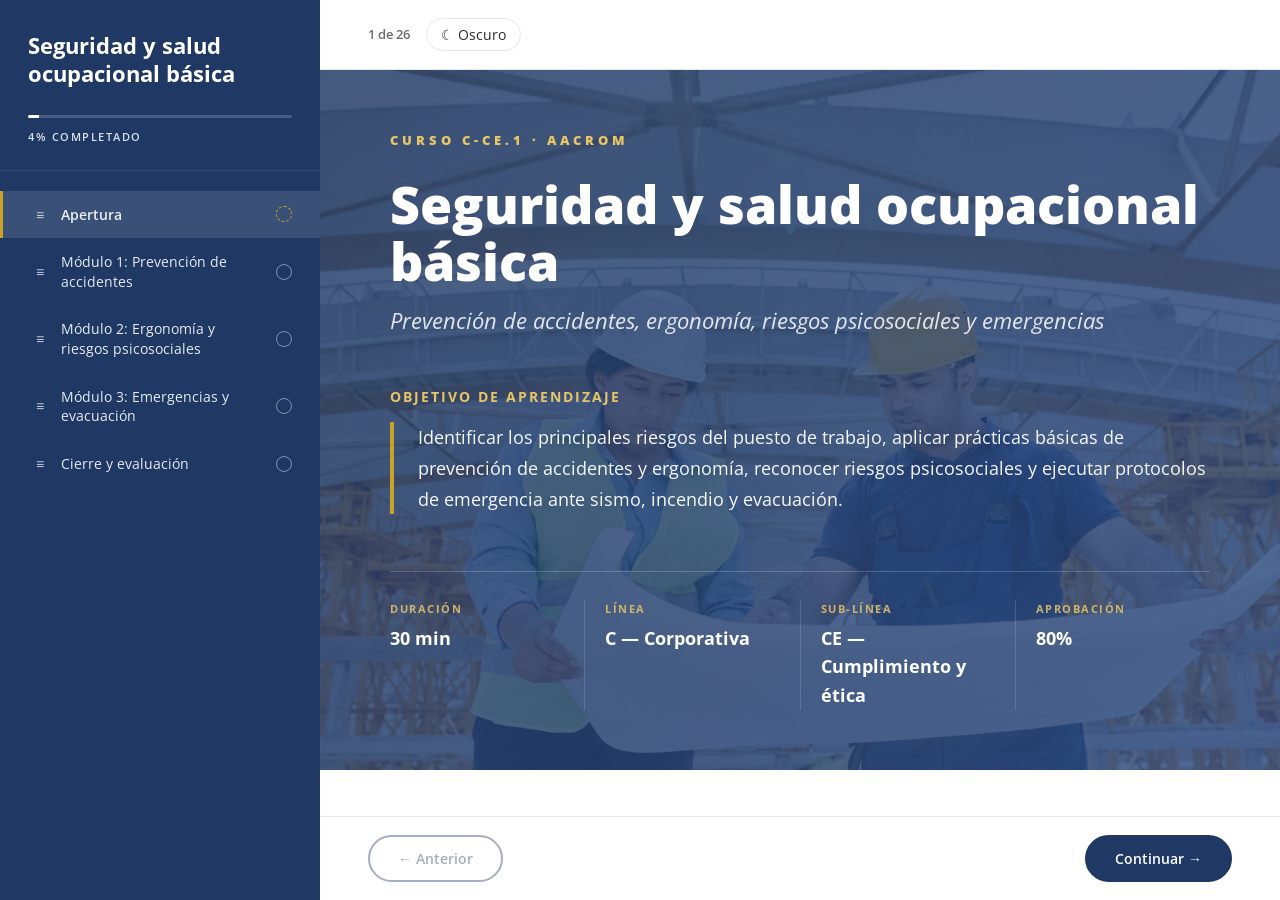
<file: seguridad-ocupacional/index.html>
<!DOCTYPE html>
<html lang="es">
<head>
<meta charset="UTF-8">
<meta name="viewport" content="width=device-width, initial-scale=1.0, viewport-fit=cover">
<title>Seguridad y salud ocupacional básica · Aacrom</title>
<link rel="preconnect" href="https://fonts.googleapis.com">
<link rel="preconnect" href="https://fonts.gstatic.com" crossorigin>
<link href="https://fonts.googleapis.com/css2?family=Open+Sans:wght@400;600;700;800&display=swap" rel="stylesheet">
<style>

/* ============================================
   THEME — Aacrom Rise
   ============================================ */
:root {
  --aacrom-primary: #1F3864;
  --aacrom-primary-light: #2E5497;
  --aacrom-accent: #C9A227;
  --aacrom-accent-light: #E8C667;
  --aacrom-text: #2C2C2C;
  --aacrom-text-muted: #6B6B6B;
  --aacrom-bg: #FFFFFF;
  --aacrom-bg-soft: #F7F8FA;
  --aacrom-border: #E5E7EB;
  --aacrom-success: #1F7A42;
  --aacrom-danger: #B02A2A;
  --sidebar-width: 320px;
}

* { box-sizing: border-box; margin: 0; padding: 0; }

html, body {
  height: 100%;
  font-family: 'Open Sans', -apple-system, BlinkMacSystemFont, sans-serif;
  color: var(--aacrom-text);
  background: var(--aacrom-bg);
  font-size: 16px;
  line-height: 1.6;
  -webkit-font-smoothing: antialiased;
}

#app {
  display: flex;
  height: 100vh;
  overflow: hidden;
}

/* ============================================
   SIDEBAR
   ============================================ */
#sidebar {
  width: var(--sidebar-width);
  background: var(--aacrom-primary);
  color: white;
  display: flex;
  flex-direction: column;
  flex-shrink: 0;
  overflow-y: auto;
  transition: transform 0.3s ease;
}

.sidebar-header {
  padding: 32px 28px 24px;
  border-bottom: 1px solid rgba(255,255,255,0.1);
}

#course-title {
  font-size: 22px;
  font-weight: 700;
  line-height: 1.25;
  margin-bottom: 28px;
}

.progress-wrapper { margin-top: 8px; }

.progress-bar {
  width: 100%;
  height: 3px;
  background: rgba(255,255,255,0.18);
  border-radius: 2px;
  overflow: hidden;
  margin-bottom: 10px;
}

#progress-fill {
  height: 100%;
  width: 0%;
  background: white;
  transition: width 0.4s ease;
}

#progress-text {
  font-size: 11px;
  letter-spacing: 1.5px;
  font-weight: 600;
  opacity: 0.85;
}

#module-nav {
  padding: 20px 0;
  flex: 1;
}

.module-item {
  display: flex;
  align-items: center;
  gap: 12px;
  padding: 14px 28px;
  cursor: pointer;
  font-size: 14px;
  line-height: 1.4;
  color: rgba(255,255,255,0.9);
  border-left: 3px solid transparent;
  transition: background 0.15s, border-left-color 0.15s;
}

.module-item:hover { background: rgba(255,255,255,0.06); }

.module-item.active {
  background: rgba(255,255,255,0.12);
  border-left-color: var(--aacrom-accent);
  font-weight: 600;
}

.module-item .icon {
  width: 18px;
  height: 18px;
  display: flex;
  align-items: center;
  justify-content: center;
  flex-shrink: 0;
  opacity: 0.8;
}

.module-item .check {
  margin-left: auto;
  width: 16px;
  height: 16px;
  border-radius: 50%;
  border: 1.5px solid rgba(255,255,255,0.45);
  flex-shrink: 0;
  transition: all 0.2s;
}

.module-item.current .check {
  border-color: var(--aacrom-accent);
  border-style: dashed;
  animation: spin 4s linear infinite;
}

.module-item.completed .check {
  background: var(--aacrom-accent);
  border-color: var(--aacrom-accent);
  position: relative;
}

.module-item.completed .check::after {
  content: '✓';
  position: absolute;
  inset: 0;
  display: flex;
  align-items: center;
  justify-content: center;
  font-size: 10px;
  color: var(--aacrom-primary);
  font-weight: 900;
}

@keyframes spin { to { transform: rotate(360deg); } }

/* ============================================
   MAIN
   ============================================ */
#main {
  flex: 1;
  display: flex;
  flex-direction: column;
  overflow: hidden;
  background: var(--aacrom-bg);
}

#topbar {
  display: flex;
  align-items: center;
  justify-content: space-between;
  padding: 18px 48px;
  background: var(--aacrom-bg);
  border-bottom: 1px solid var(--aacrom-border);
  flex-shrink: 0;
  z-index: 2;
}

#menu-toggle {
  background: none;
  border: none;
  font-size: 22px;
  cursor: pointer;
  color: var(--aacrom-text);
  padding: 4px 8px;
  display: none;
}

#screen-counter {
  font-size: 13px;
  color: var(--aacrom-text-muted);
  font-weight: 600;
}

#screen-container {
  flex: 1;
  overflow-y: auto;
  padding: 0;
  position: relative;
}

/* ============================================
   SCREEN — Header con onda decorativa
   ============================================ */
.screen-header {
  position: relative;
  padding: 60px 64px 50px;
  background: var(--aacrom-bg-soft);
  overflow: hidden;
}

.screen-header::after {
  content: '';
  position: absolute;
  bottom: -1px;
  left: 0;
  right: 0;
  height: 60px;
  background: var(--aacrom-bg);
  clip-path: polygon(0 100%, 0 40%, 50% 70%, 100% 30%, 100% 100%);
}

.screen-header h1 {
  font-size: 44px;
  font-weight: 700;
  color: var(--aacrom-text);
  line-height: 1.15;
  position: relative;
  z-index: 1;
  max-width: 80%;
}

.screen-header .header-line {
  width: 80px;
  height: 4px;
  background: var(--aacrom-text);
  margin-top: 18px;
  position: relative;
  z-index: 1;
}

.screen-header.with-image {
  background-size: cover;
  background-position: right center;
  background-blend-mode: lighten;
}

.screen-header.with-image::before {
  content: '';
  position: absolute;
  inset: 0;
  background: linear-gradient(90deg, rgba(247,248,250,0.97) 0%, rgba(247,248,250,0.85) 50%, rgba(247,248,250,0.4) 100%);
}

.screen-header > * { position: relative; z-index: 1; }

/* ============================================
   SCREEN BODY
   ============================================ */
.screen-body {
  padding: 50px 64px 80px;
  max-width: 1100px;
  margin: 0 auto;
}

.subtitle-blue {
  font-size: 36px;
  font-weight: 700;
  color: var(--aacrom-primary);
  text-align: center;
  margin: 30px 0 24px;
}

/* Bloque de instrucciones dorado */
.instructions-box {
  display: flex;
  align-items: center;
  gap: 18px;
  margin: 30px auto;
  padding: 0;
  font-size: 22px;
  max-width: 900px;
}

.instructions-box .badge-icon {
  width: 56px;
  height: 56px;
  flex-shrink: 0;
  background: var(--aacrom-accent);
  border-radius: 50%;
  position: relative;
  display: flex;
  align-items: center;
  justify-content: center;
}

.instructions-box .badge-icon::before {
  content: '!';
  font-size: 32px;
  font-weight: 900;
  color: white;
}

.instructions-box .badge-icon::after {
  content: '';
  position: absolute;
  inset: -4px;
  border: 2.5px dashed var(--aacrom-accent);
  border-radius: 50%;
  opacity: 0.5;
}

.instructions-box .text {
  font-size: 22px;
  line-height: 1.4;
  color: var(--aacrom-text);
}

.instructions-box .text strong {
  color: var(--aacrom-primary);
  font-weight: 700;
}

/* Reproductor de audio */
audio {
  display: block;
  width: 100%;
  max-width: 700px;
  margin: 30px auto;
  height: 44px;
}

audio::-webkit-media-controls-panel {
  background-color: #F0F2F5;
}

/* Texto cuerpo de la pantalla */
.screen-body p {
  font-size: 18px;
  line-height: 1.7;
  margin-bottom: 20px;
  text-align: center;
  max-width: 900px;
  margin-left: auto;
  margin-right: auto;
}

.screen-body p.left { text-align: left; }
.screen-body p.justify { text-align: justify; }

.screen-body p strong { color: var(--aacrom-primary); font-weight: 700; }

/* ============================================
   STATEMENT (cita destacada)
   ============================================ */
.statement {
  background: var(--aacrom-bg-soft);
  border-left: 5px solid var(--aacrom-accent);
  padding: 32px 40px;
  margin: 30px auto;
  font-size: 22px;
  font-weight: 600;
  line-height: 1.45;
  color: var(--aacrom-primary);
  max-width: 900px;
  font-style: italic;
}

.statement::before {
  content: '"';
  font-size: 60px;
  line-height: 0;
  color: var(--aacrom-accent);
  vertical-align: -20px;
  margin-right: 8px;
  font-family: Georgia, serif;
}

.statement-citation {
  display: block;
  margin-top: 14px;
  font-size: 14px;
  font-style: normal;
  color: var(--aacrom-text-muted);
  font-weight: 500;
}

/* ============================================
   LIST
   ============================================ */
.aacrom-list {
  list-style: none;
  margin: 30px auto;
  max-width: 900px;
  padding: 0;
}

.aacrom-list li {
  display: flex;
  gap: 18px;
  padding: 18px 24px;
  background: var(--aacrom-bg-soft);
  margin-bottom: 12px;
  border-radius: 8px;
  font-size: 17px;
  line-height: 1.5;
  border-left: 4px solid var(--aacrom-accent);
}

.aacrom-list li::before {
  content: '';
  width: 8px;
  height: 8px;
  border-radius: 50%;
  background: var(--aacrom-accent);
  flex-shrink: 0;
  margin-top: 9px;
}

/* ============================================
   CASE CARD (cards con texto sobre imagen)
   ============================================ */
.case-card-wrapper {
  position: relative;
  margin: 30px auto;
  max-width: 1000px;
  min-height: 480px;
  border-radius: 16px;
  overflow: hidden;
  box-shadow: 0 10px 40px rgba(0,0,0,0.12);
}

.case-card-wrapper .bg-image {
  position: absolute;
  inset: 0;
  background-size: cover;
  background-position: center;
}

.case-card-wrapper .bg-image::after {
  content: '';
  position: absolute;
  inset: 0;
  background: linear-gradient(180deg, rgba(0,0,0,0.15) 0%, rgba(0,0,0,0.5) 100%);
}

.case-card-wrapper .card-content {
  position: relative;
  z-index: 1;
  background: white;
  border-radius: 20px;
  padding: 36px 44px;
  margin: 130px auto 40px;
  max-width: 720px;
  font-size: 18px;
  line-height: 1.6;
  box-shadow: 0 8px 24px rgba(0,0,0,0.15);
  text-align: justify;
}

.case-card-wrapper .card-content strong {
  color: var(--aacrom-primary);
  font-weight: 700;
}

.case-card-wrapper .card-subtitle {
  text-align: center;
  font-size: 20px;
  font-weight: 600;
  color: var(--aacrom-accent);
  margin-bottom: 20px;
}

/* ============================================
   TABS
   ============================================ */
.tabs-container {
  margin: 30px auto;
  max-width: 900px;
}

.tabs-nav {
  display: flex;
  gap: 4px;
  border-bottom: 2px solid var(--aacrom-border);
  margin-bottom: 0;
}

.tab-btn {
  flex: 1;
  padding: 16px 20px;
  border: none;
  background: var(--aacrom-bg-soft);
  cursor: pointer;
  font-size: 15px;
  font-weight: 600;
  color: var(--aacrom-text-muted);
  border-radius: 8px 8px 0 0;
  transition: all 0.2s;
  font-family: inherit;
}

.tab-btn:hover { background: #EEF1F5; color: var(--aacrom-text); }

.tab-btn.active {
  background: var(--aacrom-primary);
  color: white;
}

.tab-panel {
  display: none;
  background: var(--aacrom-bg-soft);
  padding: 30px 36px;
  border-radius: 0 0 12px 12px;
  font-size: 16px;
  line-height: 1.65;
}

.tab-panel.active { display: block; animation: fadeIn 0.3s; }
.tab-panel ul { padding-left: 20px; }
.tab-panel li { margin-bottom: 10px; }

@keyframes fadeIn { from { opacity: 0; transform: translateY(8px); } to { opacity: 1; transform: translateY(0); } }

/* ============================================
   ACCORDION
   ============================================ */
.accordion {
  margin: 30px auto;
  max-width: 900px;
}

.accordion-item {
  margin-bottom: 10px;
  border-radius: 10px;
  overflow: hidden;
  border: 1px solid var(--aacrom-border);
}

.accordion-header {
  padding: 18px 24px;
  background: var(--aacrom-bg-soft);
  cursor: pointer;
  display: flex;
  justify-content: space-between;
  align-items: center;
  font-weight: 600;
  font-size: 17px;
  color: var(--aacrom-primary);
  transition: background 0.2s;
}

.accordion-header:hover { background: #EEF1F5; }

.accordion-header .toggle {
  width: 32px;
  height: 32px;
  border-radius: 50%;
  background: var(--aacrom-primary);
  color: white;
  display: flex;
  align-items: center;
  justify-content: center;
  font-size: 20px;
  font-weight: 300;
  transition: transform 0.3s;
}

.accordion-item.open .toggle { transform: rotate(45deg); }

.accordion-content {
  max-height: 0;
  overflow: hidden;
  transition: max-height 0.4s ease;
  background: white;
}

.accordion-item.open .accordion-content {
  max-height: 500px;
}

.accordion-content-inner {
  padding: 20px 24px;
  font-size: 16px;
  line-height: 1.65;
}

/* ============================================
   HOTSPOTS
   ============================================ */
.hotspots-container {
  position: relative;
  margin: 30px auto;
  max-width: 900px;
}

.hotspots-image {
  width: 100%;
  border-radius: 12px;
  display: block;
}

.hotspots-list {
  display: grid;
  grid-template-columns: repeat(auto-fit, minmax(160px, 1fr));
  gap: 12px;
  margin-top: 24px;
}

.hotspot-btn {
  padding: 16px 20px;
  background: var(--aacrom-bg-soft);
  border: 2px solid var(--aacrom-border);
  border-radius: 10px;
  cursor: pointer;
  font-weight: 600;
  font-size: 15px;
  color: var(--aacrom-primary);
  transition: all 0.2s;
  font-family: inherit;
  position: relative;
}

.hotspot-btn::before {
  content: '+';
  display: block;
  font-size: 22px;
  font-weight: 300;
  color: var(--aacrom-accent);
  margin-bottom: 4px;
}

.hotspot-btn:hover {
  background: white;
  border-color: var(--aacrom-accent);
  transform: translateY(-2px);
  box-shadow: 0 6px 20px rgba(31,56,100,0.12);
}

.hotspot-btn.viewed {
  background: var(--aacrom-primary);
  color: white;
  border-color: var(--aacrom-primary);
}

.hotspot-btn.viewed::before { color: var(--aacrom-accent-light); }

.hotspot-content {
  margin-top: 24px;
  padding: 24px 30px;
  background: var(--aacrom-bg-soft);
  border-left: 4px solid var(--aacrom-accent);
  border-radius: 8px;
  font-size: 16px;
  line-height: 1.65;
  display: none;
}

.hotspot-content.show { display: block; animation: fadeIn 0.3s; }

/* ============================================
   DECISION MATRIX (4 cuadrantes)
   ============================================ */
.matrix-container {
  position: relative;
  margin: 30px auto;
  max-width: 800px;
  padding: 40px 60px 30px;
}

.matrix-grid {
  display: grid;
  grid-template-columns: 1fr 1fr;
  grid-template-rows: 1fr 1fr;
  gap: 8px;
  aspect-ratio: 1.2;
  position: relative;
}

.matrix-quadrant {
  border-radius: 10px;
  padding: 24px;
  display: flex;
  flex-direction: column;
  justify-content: center;
  align-items: center;
  text-align: center;
  cursor: pointer;
  transition: all 0.2s;
  color: white;
  font-weight: 700;
  font-size: 22px;
  letter-spacing: 0.5px;
  box-shadow: 0 4px 14px rgba(0,0,0,0.12);
  position: relative;
  min-height: 180px;
}

.matrix-quadrant:hover { transform: scale(1.03); box-shadow: 0 8px 24px rgba(0,0,0,0.18); }

.matrix-quadrant.active { box-shadow: 0 0 0 3px var(--aacrom-accent); }

.matrix-label-x, .matrix-label-y {
  position: absolute;
  font-size: 13px;
  font-weight: 700;
  color: var(--aacrom-text-muted);
  letter-spacing: 1px;
  text-transform: uppercase;
}

.matrix-label-x {
  bottom: 0;
  left: 50%;
  transform: translateX(-50%);
}

.matrix-label-y {
  left: -20px;
  top: 50%;
  transform: rotate(-90deg) translateX(50%);
  transform-origin: center;
}

.matrix-content {
  margin-top: 30px;
  padding: 24px 30px;
  background: var(--aacrom-bg-soft);
  border-left: 4px solid var(--aacrom-accent);
  border-radius: 8px;
  font-size: 16px;
  line-height: 1.65;
  display: none;
}

.matrix-content.show { display: block; animation: fadeIn 0.3s; }

/* ============================================
   DECISION SCENARIO
   ============================================ */
.scenario-container { margin: 20px auto; max-width: 1000px; }

.scenario-intro-card {
  background: var(--aacrom-bg-soft);
  padding: 30px 36px;
  border-radius: 12px;
  margin-bottom: 24px;
  font-size: 17px;
  line-height: 1.65;
  border-left: 4px solid var(--aacrom-primary);
}

.dialogue-container { margin: 30px 0; }

.dialogue-line {
  display: flex;
  gap: 14px;
  margin-bottom: 18px;
  align-items: flex-start;
  opacity: 0.4;
  transition: opacity 0.3s;
}

.dialogue-line.played, .dialogue-line.active { opacity: 1; }
.dialogue-line.active { background: rgba(201, 162, 39, 0.07); border-radius: 10px; padding: 10px 14px; margin: 8px -14px 8px -14px; }

.dialogue-avatar {
  width: 42px;
  height: 42px;
  border-radius: 50%;
  display: flex;
  align-items: center;
  justify-content: center;
  font-weight: 700;
  color: white;
  font-size: 14px;
  flex-shrink: 0;
  background: var(--aacrom-primary);
}

.dialogue-avatar.andres { background: #4A5C77; }
.dialogue-avatar.narrator { background: var(--aacrom-text-muted); font-size: 18px; }

.dialogue-body { flex: 1; }

.dialogue-character {
  font-weight: 700;
  font-size: 13px;
  color: var(--aacrom-primary);
  margin-bottom: 4px;
  letter-spacing: 0.3px;
}

.dialogue-character .role {
  font-weight: 400;
  color: var(--aacrom-text-muted);
  font-size: 12px;
  margin-left: 8px;
}

.dialogue-text {
  font-size: 16px;
  line-height: 1.55;
  color: var(--aacrom-text);
}

.dialogue-line audio { margin: 8px 0 0; max-width: 100%; height: 36px; }

.scenario-question {
  margin-top: 30px;
  font-size: 24px;
  font-weight: 700;
  color: var(--aacrom-primary);
  text-align: center;
}

.scenario-options {
  display: grid;
  grid-template-columns: 1fr 1fr;
  gap: 14px;
  margin-top: 24px;
}

.scenario-option-btn {
  padding: 22px 24px;
  background: white;
  border: 2px solid var(--aacrom-border);
  border-radius: 12px;
  cursor: pointer;
  text-align: left;
  transition: all 0.2s;
  font-family: inherit;
}

.scenario-option-btn:hover {
  border-color: var(--aacrom-accent);
  transform: translateY(-2px);
  box-shadow: 0 6px 18px rgba(31,56,100,0.1);
}

.scenario-option-btn .option-id {
  display: inline-block;
  width: 28px;
  height: 28px;
  border-radius: 50%;
  background: var(--aacrom-primary);
  color: white;
  text-align: center;
  line-height: 28px;
  font-weight: 700;
  margin-right: 10px;
  font-size: 14px;
}

.scenario-option-btn .option-label {
  font-weight: 700;
  color: var(--aacrom-primary);
  font-size: 16px;
  margin-bottom: 6px;
  display: block;
}

.scenario-option-btn .option-sub {
  font-size: 14px;
  color: var(--aacrom-text-muted);
  line-height: 1.5;
}

.scenario-result {
  margin-top: 24px;
  padding: 30px 36px;
  border-radius: 12px;
  background: var(--aacrom-bg-soft);
  border-left: 5px solid var(--aacrom-accent);
}

.scenario-result.correct { border-left-color: var(--aacrom-success); }
.scenario-result.incorrect { border-left-color: var(--aacrom-danger); }

.scenario-result-badge {
  display: inline-block;
  padding: 5px 14px;
  border-radius: 20px;
  background: var(--aacrom-accent);
  color: white;
  font-size: 12px;
  font-weight: 700;
  letter-spacing: 1px;
  margin-bottom: 14px;
}

.scenario-result.correct .scenario-result-badge { background: var(--aacrom-success); }
.scenario-result.incorrect .scenario-result-badge { background: var(--aacrom-danger); }

.scenario-result h4 {
  font-size: 22px;
  color: var(--aacrom-primary);
  margin-bottom: 12px;
}

.scenario-result p { font-size: 16px; line-height: 1.65; text-align: left; }

.scenario-actions { margin-top: 24px; display: flex; gap: 12px; justify-content: center; }

.scenario-convergent {
  margin-top: 30px;
  padding: 30px 36px;
  background: linear-gradient(135deg, var(--aacrom-primary) 0%, var(--aacrom-primary-light) 100%);
  color: white;
  border-radius: 16px;
  display: none;
}

.scenario-convergent.show { display: block; animation: fadeIn 0.4s; }
.scenario-convergent h4 {
  font-size: 24px;
  color: var(--aacrom-accent);
  margin-bottom: 16px;
}
.scenario-convergent p { color: white; font-size: 16px; line-height: 1.7; text-align: left; }

/* ============================================
   KNOWLEDGE CHECK / QUIZ
   ============================================ */
.question-card {
  background: var(--aacrom-bg-soft);
  padding: 32px 40px;
  border-radius: 14px;
  margin: 24px auto;
  max-width: 900px;
}

.question-counter {
  font-size: 12px;
  font-weight: 700;
  letter-spacing: 1.5px;
  color: var(--aacrom-accent);
  margin-bottom: 10px;
}

.question-stem {
  font-size: 18px;
  line-height: 1.55;
  margin-bottom: 24px;
  font-weight: 600;
  color: var(--aacrom-primary);
}

.option-row {
  display: flex;
  align-items: flex-start;
  gap: 14px;
  padding: 16px 20px;
  background: white;
  border: 2px solid var(--aacrom-border);
  border-radius: 10px;
  margin-bottom: 10px;
  cursor: pointer;
  transition: all 0.15s;
}

.option-row:hover { border-color: var(--aacrom-accent); }

.option-row.selected { border-color: var(--aacrom-primary); background: #EEF2F8; }

.option-row.correct { border-color: var(--aacrom-success); background: #E8F5EC; }
.option-row.incorrect { border-color: var(--aacrom-danger); background: #FBEAEA; }

.option-row input { width: 18px; height: 18px; margin-top: 2px; cursor: pointer; flex-shrink: 0; accent-color: var(--aacrom-primary); }
.option-row label { flex: 1; cursor: pointer; font-size: 16px; line-height: 1.5; }

.matching-grid {
  display: grid;
  gap: 12px;
  margin: 20px 0;
}

.matching-row {
  display: grid;
  grid-template-columns: 1fr auto 1fr;
  align-items: center;
  gap: 14px;
}

.matching-cell {
  padding: 16px 20px;
  background: white;
  border: 2px solid var(--aacrom-border);
  border-radius: 10px;
  font-size: 15px;
  line-height: 1.45;
}

.matching-cell.left { background: var(--aacrom-primary); color: white; border-color: var(--aacrom-primary); font-weight: 600; }

.matching-arrow { font-size: 24px; color: var(--aacrom-accent); }

.feedback-box {
  margin-top: 20px;
  padding: 20px 26px;
  border-radius: 10px;
  background: white;
  border-left: 4px solid var(--aacrom-accent);
  display: none;
}

.feedback-box.show { display: block; animation: fadeIn 0.3s; }
.feedback-box.correct { border-left-color: var(--aacrom-success); }
.feedback-box.incorrect { border-left-color: var(--aacrom-danger); }
.feedback-box .feedback-title {
  font-weight: 700;
  margin-bottom: 8px;
  color: var(--aacrom-primary);
  font-size: 16px;
}
.feedback-box.correct .feedback-title { color: var(--aacrom-success); }
.feedback-box.incorrect .feedback-title { color: var(--aacrom-danger); }
.feedback-box p { font-size: 15px; line-height: 1.6; text-align: left; }

.quiz-submit {
  margin: 30px auto 0;
  display: block;
  padding: 14px 38px;
  font-size: 16px;
  font-weight: 700;
  background: var(--aacrom-primary);
  color: white;
  border: none;
  border-radius: 30px;
  cursor: pointer;
  font-family: inherit;
  letter-spacing: 0.3px;
  transition: background 0.2s;
}

.quiz-submit:hover:not(:disabled) { background: var(--aacrom-primary-light); }
.quiz-submit:disabled { opacity: 0.5; cursor: not-allowed; }

.quiz-result-summary {
  text-align: center;
  padding: 40px 30px;
  background: var(--aacrom-bg-soft);
  border-radius: 14px;
  margin: 24px auto;
  max-width: 700px;
}

.quiz-result-summary .score {
  font-size: 64px;
  font-weight: 700;
  color: var(--aacrom-primary);
  line-height: 1;
}

.quiz-result-summary .score .total { color: var(--aacrom-text-muted); font-size: 32px; }

.quiz-result-summary .label {
  font-size: 14px;
  letter-spacing: 1.5px;
  color: var(--aacrom-text-muted);
  margin-top: 8px;
  font-weight: 600;
}

.quiz-result-summary .badge {
  display: inline-block;
  padding: 8px 24px;
  margin-top: 18px;
  border-radius: 30px;
  font-weight: 700;
  font-size: 14px;
  letter-spacing: 1px;
}
.quiz-result-summary .badge.passed { background: var(--aacrom-success); color: white; }
.quiz-result-summary .badge.failed { background: var(--aacrom-danger); color: white; }

.quiz-result-summary p { margin-top: 20px; font-size: 16px; line-height: 1.6; }

/* ============================================
   SORTING (drag & drop)
   ============================================ */
.sorting-container { margin: 30px auto; max-width: 1100px; }

.sorting-items-pool {
  display: flex;
  flex-wrap: wrap;
  gap: 10px;
  padding: 20px;
  background: var(--aacrom-bg-soft);
  border-radius: 12px;
  min-height: 80px;
  margin-bottom: 20px;
}

.sortable-item {
  padding: 12px 18px;
  background: white;
  border: 2px solid var(--aacrom-border);
  border-radius: 8px;
  cursor: grab;
  font-size: 14px;
  line-height: 1.4;
  max-width: 320px;
  transition: all 0.2s;
}

.sortable-item:hover { border-color: var(--aacrom-accent); }
.sortable-item.dragging { opacity: 0.4; }
.sortable-item.correct-placed { border-color: var(--aacrom-success); background: #E8F5EC; }
.sortable-item.wrong-placed { border-color: var(--aacrom-danger); background: #FBEAEA; }

.sorting-categories {
  display: grid;
  grid-template-columns: repeat(auto-fit, minmax(180px, 1fr));
  gap: 12px;
}

.sorting-category {
  background: white;
  border: 2px dashed var(--aacrom-border);
  border-radius: 12px;
  padding: 18px;
  min-height: 160px;
  display: flex;
  flex-direction: column;
}

.sorting-category.drag-over { border-color: var(--aacrom-accent); background: #FFF9E8; }

.sorting-category-title {
  font-weight: 700;
  color: var(--aacrom-primary);
  font-size: 14px;
  text-align: center;
  margin-bottom: 12px;
  padding-bottom: 10px;
  border-bottom: 2px solid var(--aacrom-border);
}

.sorting-drop-zone { flex: 1; display: flex; flex-direction: column; gap: 8px; }

/* ============================================
   FOOTER NAV
   ============================================ */
#footer-nav {
  display: flex;
  justify-content: space-between;
  align-items: center;
  padding: 18px 48px;
  border-top: 1px solid var(--aacrom-border);
  background: var(--aacrom-bg);
  flex-shrink: 0;
}

.nav-btn {
  padding: 12px 28px;
  font-size: 14px;
  font-weight: 600;
  background: transparent;
  color: var(--aacrom-primary);
  border: 2px solid var(--aacrom-primary);
  border-radius: 30px;
  cursor: pointer;
  transition: all 0.15s;
  font-family: inherit;
}

.nav-btn:hover:not(:disabled) {
  background: var(--aacrom-primary);
  color: white;
}

.nav-btn.primary {
  background: var(--aacrom-primary);
  color: white;
}

.nav-btn.primary:hover:not(:disabled) {
  background: var(--aacrom-primary-light);
  border-color: var(--aacrom-primary-light);
}

.nav-btn:disabled { opacity: 0.4; cursor: not-allowed; }

/* ============================================
   RESPONSIVE
   ============================================ */
@media (max-width: 900px) {
  :root { --sidebar-width: 280px; }
  #sidebar {
    position: fixed;
    top: 0; bottom: 0; left: 0;
    z-index: 10;
    transform: translateX(-100%);
  }
  #sidebar.open { transform: translateX(0); }
  #menu-toggle { display: block; }
  .screen-header { padding: 40px 24px 30px; }
  .screen-header h1 { font-size: 32px; max-width: 100%; }
  .screen-body { padding: 30px 20px 60px; }
  .screen-body p, .statement { font-size: 16px; }
  .subtitle-blue { font-size: 26px; }
  .instructions-box .text { font-size: 16px; }
  .matrix-grid { grid-template-columns: 1fr; grid-template-rows: repeat(4, auto); aspect-ratio: auto; }
  .scenario-options { grid-template-columns: 1fr; }
  .case-card-wrapper .card-content { margin: 60px 16px 30px; padding: 24px 20px; }
  .matching-row { grid-template-columns: 1fr; }
  .matching-arrow { display: none; }
  #footer-nav { padding: 12px 20px; }
  #topbar { padding: 14px 20px; }
}

/* Modo oscuro (preview) */
body.dark-mode {
  --aacrom-text: #E8E9EB;
  --aacrom-text-muted: #A0A4AC;
  --aacrom-bg: #1A1D24;
  --aacrom-bg-soft: #252934;
  --aacrom-border: #3A3F4A;
}
body.dark-mode #sidebar { background: #0D1A33; }
body.dark-mode .screen-header { background: #252934; }
body.dark-mode .screen-header::after { background: var(--aacrom-bg); }
body.dark-mode .screen-header h1 { color: #E8E9EB; }
body.dark-mode .screen-header .header-line { background: #C9A227; }
body.dark-mode .statement { background: #252934; color: #E8C667; }
body.dark-mode .aacrom-list li { background: #252934; color: #E8E9EB; }
body.dark-mode .tab-panel, body.dark-mode .accordion-header, body.dark-mode .hotspot-btn, body.dark-mode .scenario-intro-card, body.dark-mode .option-row { background: #252934; color: #E8E9EB; }
body.dark-mode .accordion-content, body.dark-mode .scenario-option-btn, body.dark-mode .matching-cell:not(.left) { background: #1A1D24; color: #E8E9EB; }
body.dark-mode .case-card-wrapper .card-content { background: #2D323D; color: #E8E9EB; }
body.dark-mode .scenario-result, body.dark-mode .question-card, body.dark-mode .quiz-result-summary, body.dark-mode .matrix-content, body.dark-mode .hotspot-content { background: #252934; color: #E8E9EB; }
body.dark-mode .feedback-box { background: #1A1D24; }
body.dark-mode #topbar, body.dark-mode #footer-nav { background: var(--aacrom-bg); border-color: var(--aacrom-border); }
body.dark-mode select { color: #E8E9EB; }

/* Botón modo oscuro */
#dark-toggle {
  background: transparent;
  border: 1px solid var(--aacrom-border);
  color: var(--aacrom-text);
  cursor: pointer;
  padding: 6px 14px;
  border-radius: 20px;
  font-size: 14px;
  font-family: inherit;
  transition: all 0.2s;
}
#dark-toggle:hover { background: var(--aacrom-bg-soft); }

/* Badge de preview */
#preview-badge {
  position: fixed;
  bottom: 20px;
  right: 20px;
  background: #C9A227;
  color: white;
  padding: 8px 16px;
  border-radius: 20px;
  font-size: 11px;
  font-weight: 700;
  letter-spacing: 1px;
  z-index: 100;
  box-shadow: 0 4px 14px rgba(0,0,0,0.2);
}


/* Tipos custom v1 (heredados del C-S.1) */
.module-label { display: inline-block; font-size: 13px; font-weight: 800; letter-spacing: 3px; text-transform: uppercase; color: var(--aacrom-accent); background: rgba(201, 162, 39, 0.08); padding: 6px 16px; border-radius: 4px; margin-bottom: 18px; position: relative; z-index: 1; }
.screen-header .module-label { margin-bottom: 14px; }
.next-steps-heading { font-size: 16px; font-weight: 700; letter-spacing: 0.5px; text-transform: uppercase; color: var(--aacrom-primary); text-align: center; margin: 40px auto 16px; padding-bottom: 12px; border-bottom: 2px solid var(--aacrom-accent); max-width: 400px; }
.module-hero-image { width: 100%; max-width: 1000px; margin: 20px auto 30px; border-radius: 12px; overflow: hidden; box-shadow: 0 8px 28px rgba(0,0,0,0.12); height: 280px; background-size: cover; background-position: center; }
.aacrom-paragraphs { max-width: 900px; margin: 30px auto; }
.aacrom-paragraphs p { font-size: 17px; line-height: 1.75; margin-bottom: 18px; text-align: justify; color: var(--aacrom-text); }
.aacrom-paragraphs p strong { color: var(--aacrom-primary); font-weight: 700; }
.closing-message-box { margin: 36px auto 0; max-width: 800px; padding: 32px 40px; background: linear-gradient(135deg, var(--aacrom-primary) 0%, var(--aacrom-primary-light) 100%); color: white; border-radius: 14px; font-size: 17px; line-height: 1.7; text-align: left; box-shadow: 0 12px 32px rgba(31, 56, 100, 0.25); }
.closing-message-box strong { color: var(--aacrom-accent-light); }
.instructions-callout { display: flex; align-items: center; gap: 24px; background: white; padding: 24px 28px; border-radius: 12px; margin-bottom: 32px; border-left: 6px solid #C9A227; box-shadow: 0 4px 16px rgba(0, 0, 0, 0.06); position: relative; z-index: 1; }
.callout-icon { flex-shrink: 0; width: 56px; height: 56px; border-radius: 50%; background: #C9A227; color: white; display: flex; align-items: center; justify-content: center; font-size: 32px; font-weight: 800; font-family: Georgia, serif; }
.callout-text { flex: 1; color: #2C2C2C; font-size: 17px; line-height: 1.55; font-weight: 500; }
.callout-text strong { color: #1F3864; font-weight: 800; font-size: 18px; display: inline-block; margin-right: 4px; }
.dialogue-line { opacity: 1 !important; }

/* FIX 1: callout convergente — strong en color claro sobre fondo azul */
.scenario-convergent p strong { color: #E8C667 !important; font-weight: 700; }
.scenario-convergent p em { color: rgba(255,255,255,0.95) !important; }

/* FIX 2: matrix-quadrant texto navy legible */
.matrix-quadrant { color: #1F3864 !important; text-shadow: none !important; font-size: 20px; font-weight: 800; line-height: 1.3; }
.matrix-quadrant.active { box-shadow: 0 0 0 3px #C9A227, 0 8px 24px rgba(0,0,0,0.15) !important; }
.matrix-label-x, .matrix-label-y { color: #1F3864 !important; font-weight: 800 !important; text-transform: uppercase; letter-spacing: 1.5px; }

/* NUEVO: course_cover_objective (portada nueva) */
.cover-objective { min-height: 700px; display: flex; flex-direction: column; background: linear-gradient(135deg, #1F3864 0%, #2A4A82 100%); color: white; position: relative; overflow: hidden; }
.cover-objective::before { content: ''; position: absolute; inset: 0; background-image: var(--cover-bg); background-size: cover; background-position: center; opacity: 0.18; z-index: 0; }
.cover-objective-content { position: relative; z-index: 1; padding: 60px 70px; display: flex; flex-direction: column; height: 100%; flex: 1; }
.cover-objective .course-code { font-size: 13px; font-weight: 800; letter-spacing: 4px; text-transform: uppercase; color: #E8C667; margin-bottom: 24px; }
.cover-objective h1 { font-size: 52px; font-weight: 800; line-height: 1.1; margin: 0 0 16px 0; color: white; }
.cover-objective .subtitle { font-size: 22px; font-weight: 400; color: rgba(255,255,255,0.85); margin-bottom: 50px; line-height: 1.4; font-style: italic; }
.cover-objective .objective-label { font-size: 14px; font-weight: 700; letter-spacing: 2px; text-transform: uppercase; color: #E8C667; margin-bottom: 14px; }
.cover-objective .objective-text { font-size: 18px; line-height: 1.7; color: rgba(255,255,255,0.95); border-left: 4px solid #C9A227; padding-left: 24px; margin-bottom: 50px; max-width: 900px; }
.cover-objective .ficha { display: flex; gap: 0; margin-top: auto; border-top: 1px solid rgba(255,255,255,0.2); padding-top: 28px; }
.cover-objective .ficha-item { flex: 1; border-right: 1px solid rgba(255,255,255,0.15); padding: 0 20px; }
.cover-objective .ficha-item:first-child { padding-left: 0; }
.cover-objective .ficha-item:last-child { border-right: none; padding-right: 0; }
.cover-objective .ficha-label { font-size: 11px; font-weight: 700; letter-spacing: 1.5px; text-transform: uppercase; color: rgba(232, 198, 103, 0.85); margin-bottom: 6px; }
.cover-objective .ficha-value { font-size: 18px; font-weight: 700; color: white; }

/* NUEVO: hero_image (slider/banner) */
.hero-image-screen { min-height: 700px; position: relative; display: flex; flex-direction: column; overflow: hidden; }
.hero-image-bg { position: relative; height: 460px; background-size: cover; background-position: center; display: flex; align-items: flex-end; justify-content: center; }
.hero-image-bg::after { content: ''; position: absolute; inset: 0; background: linear-gradient(to bottom, rgba(31,56,100,0.15) 0%, rgba(31,56,100,0.85) 100%); }
.hero-image-title { position: relative; z-index: 1; color: white; font-size: 38px; font-weight: 800; text-align: center; padding: 0 40px 60px; text-shadow: 0 2px 12px rgba(0,0,0,0.4); }
.hero-image-statement { background: white; padding: 60px 70px; text-align: center; flex: 1; display: flex; flex-direction: column; justify-content: center; align-items: center; }
.hero-image-statement p { font-size: 26px; font-weight: 600; color: #1F3864; line-height: 1.5; max-width: 800px; margin: 0 auto; position: relative; }
.hero-image-statement p::before { content: '"'; font-family: Georgia, serif; font-size: 90px; color: #C9A227; position: absolute; top: -40px; left: -20px; opacity: 0.4; line-height: 1; }
.hero-image-footer { background: #1F3864; color: #E8C667; padding: 22px 40px; text-align: center; font-size: 14px; font-weight: 700; letter-spacing: 2px; text-transform: uppercase; }

body.dark-mode .module-label { background: rgba(232, 198, 103, 0.12); color: var(--aacrom-accent-light); }
body.dark-mode .aacrom-paragraphs p { color: #E8E9EB; }
body.dark-mode .next-steps-heading { color: var(--aacrom-accent-light); }
body.dark-mode .instructions-callout { background: #2A3447; border-left-color: #E8C667; box-shadow: 0 4px 16px rgba(0,0,0,0.4); }
body.dark-mode .callout-text { color: #E8E9EB; }
body.dark-mode .callout-text strong { color: #E8C667; }
body.dark-mode .hero-image-statement { background: #1A1F2C; }
body.dark-mode .hero-image-statement p { color: #E8E9EB; }

/* ============================================
   C-C.6 · TIPOS NUEVOS
   ============================================ */

/* ============================================
   1. STAT_CALLOUT (Dato clave)
   ============================================ */
.stat-screen {
  padding: 50px 60px;
  min-height: 100%;
}
.stat-intro {
  font-size: 17px;
  color: #4A5568;
  margin-bottom: 36px;
  max-width: 820px;
  line-height: 1.6;
}
.stat-grid {
  display: grid;
  grid-template-columns: repeat(auto-fit, minmax(280px, 1fr));
  gap: 24px;
  margin-bottom: 36px;
}
.stat-card {
  background: linear-gradient(135deg, #1F3864 0%, #2A4A82 100%);
  color: white;
  padding: 36px 32px;
  border-radius: 12px;
  position: relative;
  box-shadow: 0 6px 20px rgba(31,56,100,0.15);
  border-left: 4px solid #C9A227;
}
.stat-number {
  font-size: 56px;
  font-weight: 800;
  color: #E8C667;
  line-height: 1;
  margin-bottom: 4px;
  letter-spacing: -2px;
}
.stat-unit {
  font-size: 14px;
  color: rgba(232,198,103,0.85);
  font-weight: 600;
  letter-spacing: 1px;
  text-transform: uppercase;
  margin-bottom: 18px;
}
.stat-label {
  font-size: 18px;
  font-weight: 700;
  color: white;
  margin-bottom: 10px;
}
.stat-context {
  font-size: 14px;
  line-height: 1.55;
  color: rgba(255,255,255,0.88);
}
.stat-closing {
  background: #FAF6E8;
  border-left: 4px solid #C9A227;
  padding: 22px 26px;
  border-radius: 8px;
  font-size: 16px;
  line-height: 1.6;
  color: #1F3864;
}
body.dark-mode .stat-closing { background: #2A2F3C; color: #E8E9EB; }
@media (max-width: 720px) {
  .stat-screen { padding: 30px 24px; }
  .stat-number { font-size: 44px; }
  .stat-card { padding: 28px 24px; }
}

/* ============================================
   2. COMPARISON_CARDS (Tarjetas comparativas)
   ============================================ */
.comparison-screen {
  padding: 50px 60px;
  min-height: 100%;
}
.comparison-intro {
  font-size: 17px;
  color: #4A5568;
  margin-bottom: 32px;
  max-width: 820px;
  line-height: 1.6;
}
.comparison-headers {
  display: grid;
  grid-template-columns: 1fr 1fr;
  gap: 24px;
  margin-bottom: 20px;
}
.comparison-header {
  padding: 18px 24px;
  border-radius: 10px;
  text-align: center;
}
.comparison-header.left {
  background: #FEF3E2;
  border: 2px solid #F4A261;
}
.comparison-header.right {
  background: #E8F5E9;
  border: 2px solid #4CAF7F;
}
.comparison-header h3 {
  font-size: 20px;
  font-weight: 800;
  margin: 0 0 4px 0;
}
.comparison-header.left h3 { color: #C4661F; }
.comparison-header.right h3 { color: #1D6F4C; }
.comparison-header .sub {
  font-size: 13px;
  font-style: italic;
  font-weight: 500;
}
.comparison-header.left .sub { color: #8B4513; }
.comparison-header.right .sub { color: #2E5B40; }
.comparison-rows {
  display: flex;
  flex-direction: column;
  gap: 14px;
}
.comparison-row {
  display: grid;
  grid-template-columns: 1fr 60px 1fr;
  gap: 0;
  align-items: stretch;
  background: white;
  border-radius: 10px;
  overflow: hidden;
  box-shadow: 0 2px 8px rgba(0,0,0,0.06);
}
.comparison-cell {
  padding: 22px 24px;
  font-size: 15px;
  line-height: 1.55;
  display: flex;
  align-items: center;
}
.comparison-cell.left {
  background: #FFF8F0;
  color: #6B4423;
  border-left: 4px solid #F4A261;
}
.comparison-cell.right {
  background: #F0F8F2;
  color: #1D4D33;
  border-right: 4px solid #4CAF7F;
}
.comparison-vs {
  background: #1F3864;
  color: #E8C667;
  display: flex;
  align-items: center;
  justify-content: center;
  font-weight: 800;
  font-size: 13px;
  letter-spacing: 1.5px;
}
body.dark-mode .comparison-row { background: transparent; }
body.dark-mode .comparison-cell.left { background: #3D2F1F; color: #F4D4A8; }
body.dark-mode .comparison-cell.right { background: #1D3528; color: #B5D9C2; }
@media (max-width: 720px) {
  .comparison-screen { padding: 30px 20px; }
  .comparison-headers { grid-template-columns: 1fr; gap: 12px; }
  .comparison-row { grid-template-columns: 1fr; }
  .comparison-vs { padding: 10px; }
  .comparison-cell { padding: 18px 20px; font-size: 14px; }
}

/* ============================================
   3. FLIP_CARDS (Mitos/realidades)
   ============================================ */
.flip-screen {
  padding: 50px 60px;
  min-height: 100%;
}
.flip-intro {
  font-size: 17px;
  color: #4A5568;
  margin-bottom: 36px;
  max-width: 820px;
  line-height: 1.6;
}
.flip-grid {
  display: grid;
  grid-template-columns: repeat(auto-fit, minmax(260px, 1fr));
  gap: 22px;
}
.flip-card {
  perspective: 1200px;
  height: 280px;
  cursor: pointer;
}
.flip-card-inner {
  position: relative;
  width: 100%;
  height: 100%;
  transition: transform 0.7s;
  transform-style: preserve-3d;
}
.flip-card.flipped .flip-card-inner {
  transform: rotateY(180deg);
}
.flip-face {
  position: absolute;
  width: 100%;
  height: 100%;
  backface-visibility: hidden;
  -webkit-backface-visibility: hidden;
  border-radius: 12px;
  display: flex;
  flex-direction: column;
  justify-content: center;
  padding: 26px;
  box-shadow: 0 6px 18px rgba(0,0,0,0.1);
}
.flip-face.front {
  background: linear-gradient(135deg, #1F3864 0%, #2A4A82 100%);
  color: white;
  text-align: center;
  align-items: center;
}
.flip-face.front .flip-label {
  font-size: 13px;
  font-weight: 800;
  letter-spacing: 3px;
  color: #E8C667;
  margin-bottom: 16px;
  text-transform: uppercase;
}
.flip-face.front .flip-text {
  font-size: 18px;
  font-weight: 700;
  line-height: 1.4;
}
.flip-face.front::after {
  content: '↻ Haga clic para ver la realidad';
  position: absolute;
  bottom: 14px;
  left: 0;
  right: 0;
  font-size: 11px;
  color: rgba(232,198,103,0.85);
  letter-spacing: 1px;
}
.flip-face.back {
  background: white;
  color: #1F3864;
  transform: rotateY(180deg);
  border: 2px solid #C9A227;
}
.flip-face.back .flip-label {
  font-size: 13px;
  font-weight: 800;
  letter-spacing: 3px;
  color: #C9A227;
  margin-bottom: 12px;
  text-transform: uppercase;
}
.flip-face.back .flip-text {
  font-size: 14px;
  line-height: 1.55;
  color: #2C2C2C;
}
body.dark-mode .flip-face.back { background: #1A1F2C; color: #E8E9EB; }
body.dark-mode .flip-face.back .flip-text { color: #C8CAD0; }
@media (max-width: 720px) {
  .flip-screen { padding: 30px 20px; }
  .flip-card { height: 240px; }
  .flip-face { padding: 20px; }
  .flip-face.front .flip-text { font-size: 16px; }
}

/* ============================================
   4. TIMELINE (Línea de tiempo)
   ============================================ */
.timeline-screen {
  padding: 50px 60px;
  min-height: 100%;
}
.timeline-intro {
  font-size: 17px;
  color: #4A5568;
  margin-bottom: 36px;
  max-width: 820px;
  line-height: 1.6;
}
.timeline-container {
  position: relative;
  padding-left: 40px;
}
.timeline-container::before {
  content: '';
  position: absolute;
  left: 14px;
  top: 14px;
  bottom: 14px;
  width: 3px;
  background: linear-gradient(to bottom, #C9A227 0%, #1F3864 100%);
  border-radius: 3px;
}
.timeline-event {
  position: relative;
  padding-bottom: 32px;
}
.timeline-event:last-child { padding-bottom: 0; }
.timeline-event::before {
  content: '';
  position: absolute;
  left: -34px;
  top: 8px;
  width: 18px;
  height: 18px;
  background: white;
  border: 4px solid #C9A227;
  border-radius: 50%;
  z-index: 2;
}
.timeline-time {
  font-size: 14px;
  font-weight: 800;
  color: #C9A227;
  letter-spacing: 1.5px;
  text-transform: uppercase;
  margin-bottom: 4px;
}
.timeline-title {
  font-size: 19px;
  font-weight: 700;
  color: #1F3864;
  margin-bottom: 10px;
}
.timeline-description {
  font-size: 15px;
  line-height: 1.6;
  color: #2C2C2C;
  background: #F8F9FA;
  border-left: 3px solid #E0E4EA;
  padding: 16px 20px;
  border-radius: 0 8px 8px 0;
}
body.dark-mode .timeline-event::before { background: #1A1F2C; }
body.dark-mode .timeline-title { color: #E8C667; }
body.dark-mode .timeline-description { background: #2A2F3C; color: #C8CAD0; border-left-color: #3A3F4C; }
@media (max-width: 720px) {
  .timeline-screen { padding: 30px 20px; }
  .timeline-container { padding-left: 30px; }
  .timeline-container::before { left: 8px; }
  .timeline-event::before { left: -28px; width: 14px; height: 14px; border-width: 3px; }
  .timeline-title { font-size: 17px; }
}

/* ============================================
   5. INTERACTIVE_CHECKLIST (Checklist interactivo)
   ============================================ */
.checklist-screen {
  padding: 50px 60px;
  min-height: 100%;
}
.checklist-intro {
  background: #FAF6E8;
  border-left: 4px solid #C9A227;
  padding: 20px 24px;
  border-radius: 8px;
  font-size: 16px;
  line-height: 1.6;
  color: #1F3864;
  margin-bottom: 32px;
}
.checklist-items {
  display: flex;
  flex-direction: column;
  gap: 14px;
  margin-bottom: 32px;
}
.checklist-item {
  background: white;
  border: 2px solid #E0E4EA;
  border-radius: 10px;
  padding: 18px 22px;
  cursor: pointer;
  transition: all 0.3s;
  display: flex;
  align-items: flex-start;
  gap: 16px;
}
.checklist-item:hover {
  border-color: #C9A227;
  background: #FFFCF5;
}
.checklist-item.checked {
  background: #F0F8F2;
  border-color: #4CAF7F;
}
.checklist-checkbox {
  flex-shrink: 0;
  width: 26px;
  height: 26px;
  border: 2.5px solid #C9A227;
  border-radius: 6px;
  background: white;
  display: flex;
  align-items: center;
  justify-content: center;
  font-size: 18px;
  font-weight: 700;
  color: white;
  margin-top: 1px;
  transition: all 0.3s;
}
.checklist-item.checked .checklist-checkbox {
  background: #4CAF7F;
  border-color: #4CAF7F;
}
.checklist-content {
  flex: 1;
}
.checklist-label {
  font-size: 16px;
  font-weight: 700;
  color: #1F3864;
  margin-bottom: 4px;
  line-height: 1.4;
}
.checklist-detail {
  font-size: 14px;
  color: #4A5568;
  line-height: 1.55;
}
.checklist-progress {
  background: #1F3864;
  color: white;
  padding: 14px 20px;
  border-radius: 8px;
  margin-bottom: 22px;
  font-size: 14px;
  font-weight: 600;
  text-align: center;
  letter-spacing: 0.5px;
}
.checklist-progress strong {
  color: #E8C667;
  font-size: 18px;
}
.checklist-closing {
  background: #F8F9FA;
  border-left: 4px solid #1F3864;
  padding: 22px 26px;
  border-radius: 8px;
  font-size: 15px;
  line-height: 1.7;
  color: #2C2C2C;
}
body.dark-mode .checklist-item { background: #2A2F3C; border-color: #3A3F4C; }
body.dark-mode .checklist-item:hover { background: #353A47; }
body.dark-mode .checklist-item.checked { background: #1D3528; border-color: #4CAF7F; }
body.dark-mode .checklist-label { color: #E8E9EB; }
body.dark-mode .checklist-detail { color: #A0A5B0; }
body.dark-mode .checklist-closing { background: #2A2F3C; color: #C8CAD0; }
body.dark-mode .checklist-intro { background: #2A2F3C; color: #E8C667; }
@media (max-width: 720px) {
  .checklist-screen { padding: 30px 20px; }
  .checklist-item { padding: 16px 18px; }
  .checklist-label { font-size: 15px; }
}
</style>
<style>#preview-badge{display:none !important;}/* ============================================
   C-C.7 · TIPOS NUEVOS
   ============================================ */

/* ============================================
   1. PULL_QUOTE (Cita destacada)
   ============================================ */
.pullquote-screen {
  padding: 50px 60px;
  min-height: 100%;
  display: flex;
  flex-direction: column;
  justify-content: flex-start;
}
.pullquote-container {
  background: linear-gradient(135deg, #1F3864 0%, #2A4A82 100%);
  padding: 60px 70px 50px 110px;
  border-radius: 12px;
  position: relative;
  box-shadow: 0 8px 24px rgba(31,56,100,0.18);
  margin-top: 24px;
  margin-bottom: 30px;
}
.pullquote-container::before {
  content: '\201C';
  position: absolute;
  top: 8px;
  left: 30px;
  font-size: 160px;
  font-family: Georgia, 'Times New Roman', serif;
  color: #C9A227;
  line-height: 1;
  opacity: 0.85;
  font-weight: 800;
}
.pullquote-text {
  font-size: 24px;
  line-height: 1.5;
  color: white;
  font-style: italic;
  font-weight: 500;
  margin-bottom: 24px;
}
.pullquote-author {
  font-size: 14px;
  font-weight: 700;
  color: #E8C667;
  letter-spacing: 2px;
  text-transform: uppercase;
  padding-left: 24px;
  border-left: 3px solid #C9A227;
}
.pullquote-context {
  background: #FAF6E8;
  border-left: 4px solid #C9A227;
  padding: 22px 26px;
  border-radius: 8px;
  font-size: 15px;
  line-height: 1.6;
  color: #1F3864;
}
body.dark-mode .pullquote-context { background: #2A2F3C; color: #E8E9EB; }
@media (max-width: 720px) {
  .pullquote-screen { padding: 30px 24px; }
  .pullquote-container { padding: 40px 30px 30px 60px; }
  .pullquote-container::before { font-size: 100px; top: 0; left: 14px; }
  .pullquote-text { font-size: 19px; }
}

/* ============================================
   2. PROCESS_STEPS (Pasos numerados)
   ============================================ */
.process-screen {
  padding: 50px 60px;
  min-height: 100%;
}
.process-intro {
  font-size: 16px;
  color: #4A5568;
  margin-bottom: 32px;
  max-width: 860px;
  line-height: 1.6;
  background: #F8F9FA;
  border-left: 3px solid #C9A227;
  padding: 16px 20px;
  border-radius: 0 6px 6px 0;
}
.process-list {
  display: flex;
  flex-direction: column;
  gap: 20px;
  margin-bottom: 28px;
}
.process-step {
  background: white;
  border: 2px solid #E0E4EA;
  border-radius: 12px;
  padding: 24px 28px 24px 100px;
  position: relative;
  transition: all 0.3s;
}
.process-step:hover {
  border-color: #C9A227;
  box-shadow: 0 4px 14px rgba(201,162,39,0.12);
}
.process-step-number {
  position: absolute;
  left: 22px;
  top: 22px;
  width: 56px;
  height: 56px;
  border-radius: 50%;
  background: linear-gradient(135deg, #1F3864 0%, #2A4A82 100%);
  color: #E8C667;
  display: flex;
  align-items: center;
  justify-content: center;
  font-size: 26px;
  font-weight: 800;
  box-shadow: 0 4px 12px rgba(31,56,100,0.2);
  border: 3px solid #C9A227;
}
.process-step-title {
  font-size: 18px;
  font-weight: 700;
  color: #1F3864;
  margin-bottom: 8px;
}
.process-step-description {
  font-size: 14px;
  line-height: 1.6;
  color: #2C2C2C;
}
.process-closing {
  background: #FAF6E8;
  border-left: 4px solid #C9A227;
  padding: 18px 22px;
  border-radius: 6px;
  font-size: 15px;
  line-height: 1.55;
  color: #1F3864;
}
body.dark-mode .process-step { background: #2A2F3C; border-color: #3A3F4C; }
body.dark-mode .process-step-title { color: #E8C667; }
body.dark-mode .process-step-description { color: #C8CAD0; }
body.dark-mode .process-intro { background: #2A2F3C; color: #C8CAD0; }
body.dark-mode .process-closing { background: #2A2F3C; color: #E8C667; }
@media (max-width: 720px) {
  .process-screen { padding: 30px 20px; }
  .process-step { padding: 20px 20px 20px 80px; }
  .process-step-number { width: 46px; height: 46px; font-size: 22px; left: 16px; top: 18px; }
  .process-step-title { font-size: 16px; }
}

/* ============================================
   3. CALCULATOR_WIDGET (Calculadora interactiva)
   ============================================ */
.calc-screen {
  padding: 50px 60px;
  min-height: 100%;
}
.calc-intro {
  font-size: 16px;
  color: #4A5568;
  margin-bottom: 28px;
  max-width: 860px;
  line-height: 1.6;
}
.calc-container {
  background: linear-gradient(135deg, #FBF7EA 0%, #F4EDD4 100%);
  border-radius: 14px;
  padding: 32px 36px;
  box-shadow: inset 0 0 0 2px #C9A227, 0 6px 18px rgba(0,0,0,0.06);
  margin-bottom: 30px;
}
.calc-input-block {
  margin-bottom: 28px;
}
.calc-input-label {
  display: block;
  font-size: 15px;
  font-weight: 700;
  color: #1F3864;
  margin-bottom: 12px;
}
.calc-input-value {
  display: inline-block;
  font-size: 32px;
  font-weight: 800;
  color: #1F3864;
  background: white;
  padding: 6px 18px;
  border-radius: 8px;
  border: 2px solid #C9A227;
  min-width: 160px;
  text-align: center;
  margin-bottom: 14px;
  letter-spacing: -1px;
}
.calc-input-value .unit {
  font-size: 18px;
  color: #6B7280;
  margin-right: 6px;
  font-weight: 500;
  vertical-align: 1px;
}
.calc-slider {
  display: block;
  width: 100%;
  height: 8px;
  border-radius: 4px;
  background: #E0E4EA;
  outline: none;
  -webkit-appearance: none;
  cursor: pointer;
}
.calc-slider::-webkit-slider-thumb {
  -webkit-appearance: none;
  appearance: none;
  width: 28px;
  height: 28px;
  border-radius: 50%;
  background: #1F3864;
  border: 4px solid #C9A227;
  cursor: pointer;
  box-shadow: 0 2px 6px rgba(0,0,0,0.2);
}
.calc-slider::-moz-range-thumb {
  width: 28px;
  height: 28px;
  border-radius: 50%;
  background: #1F3864;
  border: 4px solid #C9A227;
  cursor: pointer;
  box-shadow: 0 2px 6px rgba(0,0,0,0.2);
}
.calc-slider-range {
  display: flex;
  justify-content: space-between;
  font-size: 12px;
  color: #6B7280;
  margin-top: 6px;
}
.calc-outputs {
  display: grid;
  grid-template-columns: 1fr;
  gap: 14px;
}
.calc-output-row {
  background: white;
  border-radius: 10px;
  padding: 18px 22px;
  display: grid;
  grid-template-columns: 1fr auto;
  gap: 16px;
  align-items: center;
  border-left: 5px solid #1F3864;
  transition: transform 0.2s;
}
.calc-output-row:hover {
  transform: translateX(2px);
}
.calc-output-info {
  display: flex;
  flex-direction: column;
}
.calc-output-label {
  font-size: 15px;
  font-weight: 700;
  color: #1F3864;
  line-height: 1.3;
}
.calc-output-subtitle {
  font-size: 12px;
  color: #6B7280;
  margin-top: 2px;
}
.calc-output-value {
  font-size: 26px;
  font-weight: 800;
  color: #1F3864;
  text-align: right;
  letter-spacing: -0.5px;
  white-space: nowrap;
}
.calc-output-value .unit {
  font-size: 16px;
  color: #6B7280;
  margin-right: 4px;
  font-weight: 500;
}
.calc-closing {
  background: #F8F9FA;
  border-left: 4px solid #1F3864;
  padding: 22px 26px;
  border-radius: 6px;
  font-size: 15px;
  line-height: 1.6;
  color: #2C2C2C;
}
body.dark-mode .calc-container { background: #2A2F3C; box-shadow: inset 0 0 0 2px #C9A227; }
body.dark-mode .calc-input-label { color: #E8C667; }
body.dark-mode .calc-input-value { background: #1A1F2C; color: #E8C667; }
body.dark-mode .calc-slider { background: #3A3F4C; }
body.dark-mode .calc-output-row { background: #1A1F2C; }
body.dark-mode .calc-output-label { color: #E8C667; }
body.dark-mode .calc-output-value { color: white; }
body.dark-mode .calc-output-subtitle { color: #A0A5B0; }
body.dark-mode .calc-closing { background: #2A2F3C; color: #C8CAD0; }
@media (max-width: 720px) {
  .calc-screen { padding: 30px 20px; }
  .calc-container { padding: 24px 22px; }
  .calc-input-value { font-size: 26px; min-width: 140px; }
  .calc-output-value { font-size: 22px; }
  .calc-output-label { font-size: 14px; }
}
/* ============================================
   C-C.7 v2 · TIPOS ADICIONALES
   ============================================ */

/* ============================================
   4. MYTH_BUSTER (Mito vs realidad clickeable)
   ============================================ */
.myth-screen {
  padding: 50px 60px;
  min-height: 100%;
}
.myth-intro {
  font-size: 16px;
  color: #4A5568;
  margin-bottom: 28px;
  max-width: 860px;
  line-height: 1.6;
  background: #F8F9FA;
  border-left: 3px solid #C9A227;
  padding: 16px 20px;
  border-radius: 0 6px 6px 0;
}
.myth-grid {
  display: grid;
  grid-template-columns: 1fr;
  gap: 18px;
}
.myth-card {
  background: white;
  border: 2px solid #E0E4EA;
  border-radius: 12px;
  overflow: hidden;
  transition: all 0.3s;
  cursor: pointer;
}
.myth-card:hover {
  border-color: #C9A227;
  box-shadow: 0 4px 14px rgba(201,162,39,0.18);
}
.myth-card-header {
  background: linear-gradient(135deg, #D55858 0%, #C44545 100%);
  color: white;
  padding: 14px 22px 14px 64px;
  font-size: 12px;
  font-weight: 800;
  letter-spacing: 2px;
  position: relative;
}
.myth-card-header::before {
  content: '✗';
  position: absolute;
  left: 22px;
  top: 50%;
  transform: translateY(-50%);
  width: 26px;
  height: 26px;
  background: white;
  color: #D55858;
  border-radius: 50%;
  display: flex;
  align-items: center;
  justify-content: center;
  font-size: 18px;
  font-weight: 800;
}
.myth-card-myth {
  padding: 20px 24px 16px 24px;
  font-size: 17px;
  font-weight: 700;
  color: #1F3864;
  line-height: 1.4;
}
.myth-card-reveal {
  background: linear-gradient(135deg, #DAF1E3 0%, #C8E8D5 100%);
  border-top: 2px solid #2E7D52;
  padding: 0;
  max-height: 0;
  overflow: hidden;
  transition: all 0.4s ease;
}
.myth-card.open .myth-card-reveal {
  max-height: 500px;
  padding: 18px 22px 22px 64px;
  position: relative;
}
.myth-card.open .myth-card-reveal::before {
  content: '✓';
  position: absolute;
  left: 22px;
  top: 20px;
  width: 26px;
  height: 26px;
  background: #2E7D52;
  color: white;
  border-radius: 50%;
  display: flex;
  align-items: center;
  justify-content: center;
  font-size: 18px;
  font-weight: 800;
}
.myth-card-reality-label {
  font-size: 11px;
  font-weight: 800;
  color: #1D6F4C;
  letter-spacing: 2px;
  margin-bottom: 6px;
}
.myth-card-reality-text {
  font-size: 14px;
  line-height: 1.6;
  color: #1A4D34;
}
.myth-toggle-hint {
  text-align: center;
  font-size: 11px;
  color: #6B7280;
  padding: 8px 0;
  border-top: 1px dashed #E0E4EA;
  font-style: italic;
}
.myth-card.open .myth-toggle-hint { display: none; }
body.dark-mode .myth-card { background: #2A2F3C; border-color: #3A3F4C; }
body.dark-mode .myth-card-myth { color: #E8C667; }
body.dark-mode .myth-card-reveal { background: linear-gradient(135deg, #1A3A2A 0%, #1E4232 100%); }
body.dark-mode .myth-card-reality-text { color: #C0E5CD; }
body.dark-mode .myth-toggle-hint { color: #6B7280; border-color: #3A3F4C; }
@media (max-width: 720px) {
  .myth-screen { padding: 30px 20px; }
  .myth-card-myth { font-size: 15px; padding: 16px 18px; }
}

/* ============================================
   5. FUNNEL_DIAGRAM (Embudo de etapas)
   ============================================ */
.funnel-screen {
  padding: 50px 60px;
  min-height: 100%;
}
.funnel-intro {
  font-size: 16px;
  color: #4A5568;
  margin-bottom: 28px;
  max-width: 860px;
  line-height: 1.6;
}
.funnel-container {
  background: linear-gradient(180deg, #F8F9FA 0%, #FBF7EA 100%);
  border-radius: 14px;
  padding: 36px 28px;
  margin-bottom: 24px;
  display: flex;
  flex-direction: column;
  align-items: center;
  gap: 4px;
}
.funnel-stage {
  display: flex;
  align-items: center;
  justify-content: space-between;
  padding: 18px 32px;
  color: white;
  font-weight: 700;
  position: relative;
  transition: all 0.3s;
  cursor: default;
}
.funnel-stage:hover {
  transform: scale(1.02);
  z-index: 2;
  box-shadow: 0 4px 14px rgba(0,0,0,0.15);
}
.funnel-stage-name {
  font-size: 16px;
  letter-spacing: 0.5px;
}
.funnel-stage-value {
  font-size: 22px;
  font-weight: 800;
  letter-spacing: -0.5px;
}
.funnel-stage-detail {
  font-size: 11px;
  font-weight: 400;
  opacity: 0.9;
  font-style: italic;
  margin-top: 3px;
}
.funnel-connector {
  width: 2px;
  height: 8px;
  background: #C9A227;
  opacity: 0.4;
}
.funnel-explanation {
  display: grid;
  grid-template-columns: repeat(2, 1fr);
  gap: 16px;
  margin-top: 8px;
}
.funnel-exp-card {
  background: white;
  border-left: 4px solid #1F3864;
  border-radius: 8px;
  padding: 16px 20px;
}
.funnel-exp-title {
  font-size: 13px;
  font-weight: 800;
  color: #1F3864;
  letter-spacing: 1px;
  text-transform: uppercase;
  margin-bottom: 6px;
}
.funnel-exp-text {
  font-size: 13px;
  line-height: 1.55;
  color: #2C2C2C;
}
body.dark-mode .funnel-container { background: linear-gradient(180deg, #2A2F3C 0%, #1F2230 100%); }
body.dark-mode .funnel-exp-card { background: #2A2F3C; color: #E8E9EB; }
body.dark-mode .funnel-exp-title { color: #E8C667; }
body.dark-mode .funnel-exp-text { color: #C8CAD0; }
@media (max-width: 720px) {
  .funnel-screen { padding: 30px 20px; }
  .funnel-container { padding: 24px 16px; }
  .funnel-stage { padding: 14px 18px; flex-direction: column; align-items: flex-start; gap: 6px; }
  .funnel-stage-value { font-size: 18px; }
  .funnel-explanation { grid-template-columns: 1fr; }
}

/* ============================================
   6. INTERACTIVE_CHART (Barras horizontales interactivas)
   ============================================ */
.chart-screen {
  padding: 50px 60px;
  min-height: 100%;
}
.chart-intro {
  font-size: 16px;
  color: #4A5568;
  margin-bottom: 28px;
  max-width: 860px;
  line-height: 1.6;
}
.chart-container {
  background: white;
  border: 2px solid #E0E4EA;
  border-radius: 14px;
  padding: 28px 32px;
  margin-bottom: 22px;
}
.chart-title {
  font-size: 16px;
  font-weight: 700;
  color: #1F3864;
  margin-bottom: 8px;
}
.chart-subtitle {
  font-size: 13px;
  color: #6B7280;
  margin-bottom: 24px;
}
.chart-bars {
  display: flex;
  flex-direction: column;
  gap: 14px;
}
.chart-row {
  display: grid;
  grid-template-columns: 130px 1fr 90px;
  align-items: center;
  gap: 14px;
  padding: 8px 0;
  cursor: pointer;
  transition: all 0.25s;
  border-radius: 6px;
}
.chart-row:hover {
  background: #FBF7EA;
  padding-left: 8px;
  padding-right: 8px;
}
.chart-label {
  font-size: 13px;
  font-weight: 700;
  color: #1F3864;
  line-height: 1.3;
  text-align: right;
  padding-right: 6px;
}
.chart-bar-wrap {
  background: #F2F2F2;
  border-radius: 6px;
  height: 32px;
  position: relative;
  overflow: hidden;
}
.chart-bar-fill {
  height: 100%;
  border-radius: 6px;
  background: linear-gradient(90deg, #1F3864 0%, #2A4A82 100%);
  width: 0;
  transition: width 1.2s cubic-bezier(0.4, 0, 0.2, 1);
  position: relative;
}
.chart-bar-fill::after {
  content: '';
  position: absolute;
  right: 0;
  top: 0;
  bottom: 0;
  width: 4px;
  background: #C9A227;
  opacity: 0.9;
}
.chart-value {
  font-size: 20px;
  font-weight: 800;
  color: #1F3864;
  letter-spacing: -0.5px;
  text-align: left;
}
.chart-detail-panel {
  margin-top: 20px;
  background: linear-gradient(135deg, #FBF7EA 0%, #F4EDD4 100%);
  border-left: 4px solid #C9A227;
  border-radius: 8px;
  padding: 18px 22px;
  min-height: 70px;
  font-size: 14px;
  line-height: 1.55;
  color: #1F3864;
  transition: all 0.3s;
}
.chart-detail-panel .detail-label {
  font-size: 11px;
  font-weight: 800;
  letter-spacing: 1.5px;
  color: #C9A227;
  margin-bottom: 6px;
  text-transform: uppercase;
}
.chart-closing {
  background: #F8F9FA;
  border-left: 4px solid #1F3864;
  padding: 18px 22px;
  border-radius: 6px;
  font-size: 14px;
  line-height: 1.55;
  color: #2C2C2C;
}
body.dark-mode .chart-container { background: #2A2F3C; border-color: #3A3F4C; }
body.dark-mode .chart-title { color: #E8C667; }
body.dark-mode .chart-subtitle { color: #A0A5B0; }
body.dark-mode .chart-label { color: #E8C667; }
body.dark-mode .chart-value { color: white; }
body.dark-mode .chart-row:hover { background: #1F2230; }
body.dark-mode .chart-bar-wrap { background: #1F2230; }
body.dark-mode .chart-detail-panel { background: #1F2230; color: #E8E9EB; }
body.dark-mode .chart-closing { background: #2A2F3C; color: #C8CAD0; }
@media (max-width: 720px) {
  .chart-screen { padding: 30px 20px; }
  .chart-container { padding: 22px 18px; }
  .chart-row { grid-template-columns: 100px 1fr 72px; gap: 10px; }
  .chart-label { font-size: 12px; }
  .chart-value { font-size: 17px; }
}

/* === FIX P8: etiquetas de ejes del decision_matrix === */
.matrix-container {
  padding: 30px 30px 60px 70px !important;
  margin: 30px auto;
  max-width: 800px;
  position: relative;
}
.matrix-label-y {
  position: absolute !important;
  left: 20px !important;
  top: 50% !important;
  transform: rotate(-90deg) translateX(0) !important;
  transform-origin: center center !important;
  font-size: 12px !important;
  font-weight: 700 !important;
  letter-spacing: 1.5px !important;
  color: #1F3864 !important;
  text-transform: uppercase !important;
  background: white !important;
  padding: 4px 12px !important;
  border-radius: 4px !important;
  box-shadow: 0 1px 4px rgba(0,0,0,0.06) !important;
  white-space: nowrap !important;
  z-index: 5 !important;
}
.matrix-label-x {
  position: absolute !important;
  bottom: 16px !important;
  left: 50% !important;
  transform: translateX(-50%) !important;
  font-size: 12px !important;
  font-weight: 700 !important;
  letter-spacing: 1.5px !important;
  color: #1F3864 !important;
  text-transform: uppercase !important;
  background: white !important;
  padding: 4px 14px !important;
  border-radius: 4px !important;
  box-shadow: 0 1px 4px rgba(0,0,0,0.06) !important;
  white-space: nowrap !important;
  z-index: 5 !important;
}
body.dark-mode .matrix-label-y,
body.dark-mode .matrix-label-x {
  background: #2A2F3C !important;
  color: #E8C667 !important;
}
.matrix-quadrant {
  min-height: 100px !important;
}
/* En el cuadrante mostrar también el subtitle */
.matrix-quadrant {
  flex-direction: column !important;
  text-align: center !important;
  padding: 18px 14px !important;
  gap: 4px !important;
}
.matrix-quadrant-subtitle {
  font-size: 11px !important;
  font-weight: 500 !important;
  opacity: 0.7 !important;
  margin-top: 4px !important;
  letter-spacing: 0.3px !important;
}

/* === FIX P8 v2: ocultar etiquetas de ejes (los subtitles ya las explican) === */
.matrix-label-y, .matrix-label-x { display: none !important; }
.matrix-container {
  padding: 30px 30px 30px 30px !important;
}
.matrix-quadrant {
  padding: 24px 18px !important;
  gap: 8px !important;
}
.matrix-quadrant > div:first-child {
  font-size: 18px !important;
  font-weight: 700 !important;
  color: #1F3864 !important;
}
.matrix-quadrant-subtitle {
  font-size: 12px !important;
  font-weight: 600 !important;
  opacity: 0.85 !important;
  color: #1F3864 !important;
  letter-spacing: 0.5px !important;
  background: rgba(255,255,255,0.7) !important;
  padding: 4px 10px !important;
  border-radius: 12px !important;
  margin-top: 6px !important;
}
body.dark-mode .matrix-quadrant > div:first-child { color: #1F3864 !important; }
body.dark-mode .matrix-quadrant-subtitle {
  background: rgba(255,255,255,0.85) !important;
  color: #1F3864 !important;
}

@import url('https://fonts.googleapis.com/css2?family=Fraunces:ital,wght@0,500;0,600;1,500;1,600&family=Inter:wght@500;600;700;800&display=swap');

/* ============================================
   AACROM REFRESH v2 · VARIANTE 4
   Off-white cálido + acento sub-línea (granate) + tipografía editorial
   ============================================ */
:root {
  --aacrom-sub-accent: #8B2635 !important;
  --aacrom-sub-accent-soft: #F5E8E8 !important;
  --aacrom-bg-warm: #FBF9F4 !important;
  --aacrom-bg-card: #FFFFFF !important;
}

/* === Off-white cálido en TODO el fondo === */
body { background: var(--aacrom-bg-warm) !important; }
#screen-content,
.screen-container,
#main-content {
  background: var(--aacrom-bg-warm) !important;
}

/* === TÍTULO EDITORIAL · Fraunces itálica === */
.screen-header h1,
.screen-header h2,
.module-intro-container h1,
.closing-resources-container h1 {
  font-family: 'Fraunces', Georgia, serif !important;
  font-weight: 500 !important;
  font-style: italic !important;
  letter-spacing: -0.5px !important;
}

/* === ETIQUETAS en Inter (más geométrica) === */
.module-label,
.stat-callout-number,
.process-step-number,
.next-steps-heading,
.myth-card-header,
.pullquote-author {
  font-family: 'Inter', sans-serif !important;
}

/* === LABEL DE MÓDULO en granate === */
.module-label {
  color: var(--aacrom-sub-accent) !important;
  background: var(--aacrom-sub-accent-soft) !important;
  padding: 4px 12px !important;
  border-radius: 4px !important;
  display: inline-block !important;
}

/* === HEADER LINE bajo el título: granate === */
.header-line {
  background: var(--aacrom-sub-accent) !important;
}

/* === STATEMENT box · fondo y borde granate === */
.statement {
  background: var(--aacrom-sub-accent-soft) !important;
  border-left-color: var(--aacrom-sub-accent) !important;
}
.statement-citation {
  color: var(--aacrom-sub-accent) !important;
}

/* === LISTA "qué va a encontrar" · viñetas granate === */
.aacrom-list li::before {
  background-color: var(--aacrom-sub-accent) !important;
}

/* === Process steps · pequeños refinamientos === */
.process-step-title { color: var(--aacrom-sub-accent) !important; }

/* === Pull quote · autor y borde granate === */
.pullquote-author {
  color: var(--aacrom-sub-accent) !important;
  border-left-color: var(--aacrom-sub-accent) !important;
}

/* === Myth buster · header rojo cambia a granate === */
.myth-card-header {
  background: linear-gradient(135deg, #8B2635 0%, #6B1D2A 100%) !important;
}
.myth-card-header::before {
  color: #8B2635 !important;
}
.myth-card-myth {
  color: #1F3864 !important;
}

/* === Sidebar progress · mantiene dorado universal === */
/* === Sidebar checks en granate cuando completado === */
.sidebar-module.completed [class*="dot"],
.sidebar-item.completed .check,
.module-progress-icon.completed,
.module-item.completed::after {
  background: var(--aacrom-sub-accent) !important;
  border-color: var(--aacrom-sub-accent) !important;
}

/* === Cards principales · fondo blanco sobre off-white === */
.aacrom-paragraphs,
.process-step,
.myth-card,
.funnel-exp-card,
.matrix-content,
.calc-container,
.chart-container,
.stat-callout-card,
.comparison-card,
.tab-content,
.accordion-item {
  background-color: var(--aacrom-bg-card) !important;
}
/* La imagen hero NO debe perder su background-image, solo el color base */
.module-hero-image {
  background-color: var(--aacrom-bg-warm) !important;
}

/* === Quiz badges === */
.quiz-result-summary .badge.passed {
  background: #2E7D52 !important; color: white !important;
}
.quiz-result-summary .badge.failed {
  background: #8B2635 !important; color: white !important;
}

/* Aacrom-paragraphs · si están sin fondo blanco se ven raros */
.aacrom-paragraphs {
  background: var(--aacrom-bg-card) !important;
  padding: 24px 28px !important;
  border-radius: 10px !important;
  border-left: 3px solid var(--aacrom-sub-accent) !important;
}

/* === Dark mode adjustments === */
body.dark-mode {
  background: #1A1F2C !important;
}
body.dark-mode .module-label {
  color: #E07A8A !important;
  background: #3A1F25 !important;
}
body.dark-mode .statement {
  background: #3A1F25 !important;
  color: #E8C8CC !important;
}
body.dark-mode .aacrom-paragraphs {
  background: #2A2F3C !important;
}
/* ============================================
   C-CE.1 v2 · TIPOS NUEVOS + PALETA EXTENDIDA
   ============================================ */

/* === PALETA EXTENDIDA === */
:root {
  --aacrom-beige: #F4ECDB;
  --aacrom-beige-soft: #FAF5E8;
  --aacrom-copper: #B8714D;
  --aacrom-gold-dark: #A8881C;
  --aacrom-sub-light: #D4A8AE;
  --aacrom-safe-green: #2E7D52;
  --aacrom-warn-amber: #C9A227;
  --aacrom-danger-deep: #8B2635;
}

/* ============================================
   1. SAFETY_SIGNS_GRID — Grilla de señales SST
   ============================================ */
.safety-grid-screen { padding: 50px 60px; min-height: 100%; }
.safety-grid-intro {
  font-size: 16px;
  color: #4A5568;
  margin-bottom: 28px;
  max-width: 860px;
  line-height: 1.6;
  background: var(--aacrom-beige) !important;
  border-left: 3px solid var(--aacrom-copper);
  padding: 16px 22px;
  border-radius: 0 8px 8px 0;
}
.safety-grid {
  display: grid;
  grid-template-columns: repeat(auto-fit, minmax(220px, 1fr));
  gap: 16px;
  margin-bottom: 24px;
}
.safety-sign {
  background: white;
  border: 2px solid #E0E4EA;
  border-radius: 14px;
  padding: 20px 18px;
  cursor: pointer;
  text-align: center;
  transition: all 0.25s;
  position: relative;
}
.safety-sign:hover {
  border-color: var(--aacrom-copper);
  box-shadow: 0 6px 20px rgba(184,113,77,0.18);
  transform: translateY(-2px);
}
.safety-sign-icon {
  width: 86px; height: 86px;
  margin: 0 auto 12px;
  border-radius: 12px;
  display: flex;
  align-items: center;
  justify-content: center;
  font-size: 44px;
  font-weight: 800;
  color: white;
  position: relative;
}
.safety-sign-icon.t-safe   { background: var(--aacrom-safe-green); }
.safety-sign-icon.t-warn   { background: var(--aacrom-warn-amber); color: #1F3864; }
.safety-sign-icon.t-danger { background: var(--aacrom-danger-deep); }
.safety-sign-icon.t-info   { background: #1F3864; }
.safety-sign-icon.t-fire   { background: #C44545; }
.safety-sign-icon.t-mandatory { background: #2563EB; }
.safety-sign-label {
  font-size: 14px;
  font-weight: 800;
  color: #1F3864;
  margin-bottom: 4px;
  letter-spacing: 0.3px;
}
.safety-sign-category {
  font-size: 10px;
  font-weight: 700;
  letter-spacing: 1.5px;
  color: #6B7280;
  text-transform: uppercase;
  margin-bottom: 8px;
}
.safety-sign-meaning {
  font-size: 12px;
  color: #4A5568;
  line-height: 1.45;
  max-height: 0;
  overflow: hidden;
  transition: max-height 0.35s ease, margin 0.35s ease, padding 0.35s ease;
}
.safety-sign.expanded .safety-sign-meaning {
  max-height: 250px;
  margin-top: 8px;
  padding-top: 10px;
  border-top: 1px dashed #E0E4EA;
}
.safety-sign-action {
  font-size: 11px;
  font-weight: 700;
  color: var(--aacrom-copper);
  margin-top: 8px;
  letter-spacing: 0.5px;
  text-transform: uppercase;
  display: none;
}
.safety-sign.expanded .safety-sign-action { display: block; }
.safety-grid-footer {
  background: var(--aacrom-beige) !important;
  border-left: 4px solid var(--aacrom-gold-dark);
  border-radius: 0 8px 8px 0;
  padding: 18px 24px;
  font-size: 14px;
  line-height: 1.6;
  color: #1F3864;
}
body.dark-mode .safety-sign { background: #2A2F3C; border-color: #3A3F4C; }
body.dark-mode .safety-sign-label { color: #E8C667; }
body.dark-mode .safety-sign-meaning { color: #C8CAD0; }
body.dark-mode .safety-grid-intro { background: #1F2230 !important; color: #C8CAD0; }
body.dark-mode .safety-grid-footer { background: #1F2230 !important; color: #C8CAD0; }

/* ============================================
   2. SIDE_BY_SIDE_COMPARISON — Antes vs Después
   ============================================ */
.sbs-screen { padding: 50px 60px; min-height: 100%; }
.sbs-intro {
  font-size: 16px; color: #4A5568;
  margin-bottom: 28px; max-width: 860px; line-height: 1.6;
}
.sbs-row {
  background: white;
  border-radius: 14px;
  padding: 0;
  margin-bottom: 18px;
  overflow: hidden;
  box-shadow: 0 2px 8px rgba(0,0,0,0.04);
}
.sbs-row-header {
  background: var(--aacrom-beige);
  padding: 12px 22px;
  display: flex;
  align-items: center;
  gap: 12px;
  border-bottom: 1px solid #E0E4EA;
}
.sbs-row-number {
  background: #1F3864;
  color: white;
  width: 28px; height: 28px;
  border-radius: 50%;
  display: flex; align-items: center; justify-content: center;
  font-weight: 800;
  font-size: 13px;
}
.sbs-row-title {
  font-size: 15px;
  font-weight: 700;
  color: #1F3864;
  flex: 1;
}
.sbs-row-body {
  display: grid;
  grid-template-columns: 1fr 1fr;
}
.sbs-col {
  padding: 20px 24px;
  position: relative;
}
.sbs-col.bad {
  background: linear-gradient(135deg, #FBF2F2 0%, #F7E6E6 100%);
  border-right: 1px dashed #E0E4EA;
}
.sbs-col.good {
  background: linear-gradient(135deg, #ECF4EE 0%, #DCEEDF 100%);
}
.sbs-col-label {
  font-size: 11px;
  font-weight: 800;
  letter-spacing: 2px;
  margin-bottom: 8px;
  padding: 3px 10px;
  border-radius: 4px;
  display: inline-block;
}
.sbs-col.bad .sbs-col-label {
  background: var(--aacrom-danger-deep); color: white;
}
.sbs-col.good .sbs-col-label {
  background: var(--aacrom-safe-green); color: white;
}
.sbs-col-text {
  font-size: 13px;
  line-height: 1.55;
  color: #2C2C2C;
}
.sbs-col-text strong { color: #1F3864; }
.sbs-col.good .sbs-col-text strong { color: #1D6F4C; }
.sbs-col.bad .sbs-col-text strong { color: #8B2635; }
body.dark-mode .sbs-row { background: #2A2F3C; }
body.dark-mode .sbs-row-header { background: #1F2230; }
body.dark-mode .sbs-row-title { color: #E8C667; }
body.dark-mode .sbs-col.bad { background: linear-gradient(135deg, #2A1F22 0%, #3A1F25 100%); }
body.dark-mode .sbs-col.good { background: linear-gradient(135deg, #1A2A22 0%, #1E3A2A 100%); }
body.dark-mode .sbs-col-text { color: #C8CAD0; }
@media (max-width: 720px) {
  .sbs-row-body { grid-template-columns: 1fr; }
  .sbs-col.bad { border-right: none; border-bottom: 1px dashed #E0E4EA; }
}

/* ============================================
   3. EMERGENCY_PROTOCOL_CARD — Protocolo con código semáforo
   ============================================ */
.eprotocol-screen { padding: 50px 60px; min-height: 100%; }
.eprotocol-intro {
  font-size: 16px; color: #4A5568;
  margin-bottom: 24px; max-width: 860px; line-height: 1.6;
}
.eprotocol-banner {
  background: linear-gradient(135deg, #1F3864 0%, #2A4A82 100%);
  color: white;
  padding: 18px 26px;
  border-radius: 12px 12px 0 0;
  display: flex;
  align-items: center;
  gap: 16px;
}
.eprotocol-banner-icon {
  width: 50px; height: 50px;
  background: var(--aacrom-warn-amber);
  color: #1F3864;
  border-radius: 50%;
  display: flex; align-items: center; justify-content: center;
  font-size: 26px;
  font-weight: 800;
  flex-shrink: 0;
}
.eprotocol-banner-title {
  font-size: 18px;
  font-weight: 700;
  letter-spacing: 0.3px;
  margin-bottom: 2px;
}
.eprotocol-banner-meta {
  font-size: 12px;
  opacity: 0.85;
  letter-spacing: 1px;
}
.eprotocol-phases {
  background: white;
  border-radius: 0 0 12px 12px;
  overflow: hidden;
  margin-bottom: 22px;
}
.eprotocol-phase {
  display: grid;
  grid-template-columns: 110px 1fr;
  border-bottom: 1px solid #F0EAD9;
}
.eprotocol-phase:last-child { border-bottom: none; }
.eprotocol-phase-tag {
  display: flex;
  flex-direction: column;
  align-items: center;
  justify-content: center;
  padding: 22px 12px;
  color: white;
  text-align: center;
}
.eprotocol-phase-tag.green   { background: var(--aacrom-safe-green); }
.eprotocol-phase-tag.amber   { background: var(--aacrom-warn-amber); color: #1F3864; }
.eprotocol-phase-tag.red     { background: var(--aacrom-danger-deep); }
.eprotocol-phase-tag.purple  { background: #6B4280; }
.eprotocol-phase-tag-label {
  font-size: 10px;
  font-weight: 800;
  letter-spacing: 1.5px;
  margin-bottom: 4px;
  opacity: 0.85;
}
.eprotocol-phase-tag-name {
  font-size: 13px;
  font-weight: 800;
  letter-spacing: 0.5px;
}
.eprotocol-phase-content {
  padding: 18px 26px;
}
.eprotocol-phase-title {
  font-size: 15px;
  font-weight: 700;
  color: #1F3864;
  margin-bottom: 8px;
}
.eprotocol-phase-actions {
  list-style: none;
  padding: 0; margin: 0;
}
.eprotocol-phase-actions li {
  padding: 4px 0 4px 22px;
  position: relative;
  font-size: 13px;
  line-height: 1.5;
  color: #2C2C2C;
}
.eprotocol-phase-actions li::before {
  content: '▸';
  position: absolute;
  left: 6px; top: 4px;
  color: var(--aacrom-copper);
  font-weight: 800;
}
.eprotocol-phase-warn {
  background: #FBF5E8;
  border-left: 3px solid var(--aacrom-danger-deep);
  padding: 10px 14px;
  margin-top: 12px;
  border-radius: 0 6px 6px 0;
  font-size: 12px;
  color: #2C2C2C;
}
.eprotocol-phase-warn strong {
  color: var(--aacrom-danger-deep);
  letter-spacing: 0.5px;
}
.eprotocol-key {
  background: linear-gradient(135deg, #FBF5E8 0%, #F4ECDB 100%);
  border-left: 4px solid var(--aacrom-gold-dark);
  border-radius: 0 8px 8px 0;
  padding: 18px 24px;
  font-size: 14px;
  line-height: 1.6;
  color: #1F3864;
}
body.dark-mode .eprotocol-phases { background: #2A2F3C; }
body.dark-mode .eprotocol-phase-content { color: #C8CAD0; }
body.dark-mode .eprotocol-phase-title { color: #E8C667; }
body.dark-mode .eprotocol-phase-actions li { color: #C8CAD0; }
body.dark-mode .eprotocol-key { background: #1F2230; color: #C8CAD0; }

/* ============================================
   4. RISK_METER — Medidor interactivo de riesgo
   ============================================ */
.risk-screen { padding: 50px 60px; min-height: 100%; }
.risk-intro {
  font-size: 16px; color: #4A5568;
  margin-bottom: 28px; max-width: 860px; line-height: 1.6;
}
.risk-container {
  background: white;
  border-radius: 14px;
  padding: 32px 36px;
  box-shadow: 0 2px 12px rgba(0,0,0,0.06);
  margin-bottom: 22px;
}
.risk-question {
  font-size: 17px;
  font-weight: 700;
  color: #1F3864;
  margin-bottom: 6px;
}
.risk-explanation {
  font-size: 13px;
  color: #6B7280;
  margin-bottom: 26px;
}
.risk-slider-wrap {
  margin-bottom: 24px;
  position: relative;
}
.risk-scale-labels {
  display: flex;
  justify-content: space-between;
  margin-bottom: 10px;
  font-size: 10px;
  font-weight: 800;
  letter-spacing: 1.5px;
  color: #6B7280;
}
.risk-scale-bar {
  height: 14px;
  border-radius: 8px;
  background: linear-gradient(90deg, #2E7D52 0%, #C9A227 50%, #C44545 75%, #8B2635 100%);
  position: relative;
}
.risk-slider {
  width: 100%;
  -webkit-appearance: none;
  appearance: none;
  background: transparent;
  position: absolute;
  top: -5px; left: 0;
  height: 24px;
  cursor: pointer;
  z-index: 5;
}
.risk-slider::-webkit-slider-thumb {
  -webkit-appearance: none;
  appearance: none;
  width: 28px; height: 28px;
  background: white;
  border: 4px solid #1F3864;
  border-radius: 50%;
  cursor: grab;
  box-shadow: 0 2px 8px rgba(0,0,0,0.2);
}
.risk-slider::-moz-range-thumb {
  width: 28px; height: 28px;
  background: white;
  border: 4px solid #1F3864;
  border-radius: 50%;
  cursor: grab;
  box-shadow: 0 2px 8px rgba(0,0,0,0.2);
}
.risk-output {
  background: var(--aacrom-beige);
  border-radius: 10px;
  padding: 22px 26px;
  margin-top: 24px;
  display: grid;
  grid-template-columns: 80px 1fr;
  gap: 18px;
  align-items: center;
  transition: all 0.3s;
}
.risk-output-level {
  text-align: center;
}
.risk-output-icon {
  width: 60px; height: 60px;
  border-radius: 50%;
  display: flex; align-items: center; justify-content: center;
  font-size: 30px;
  font-weight: 800;
  color: white;
  margin: 0 auto 4px;
  transition: background 0.3s;
}
.risk-output-icon.lv-safe   { background: var(--aacrom-safe-green); }
.risk-output-icon.lv-warn   { background: var(--aacrom-warn-amber); color: #1F3864; }
.risk-output-icon.lv-elev   { background: var(--aacrom-copper); }
.risk-output-icon.lv-danger { background: var(--aacrom-danger-deep); }
.risk-output-label {
  font-size: 10px;
  font-weight: 800;
  letter-spacing: 1.5px;
  color: #6B7280;
}
.risk-output-text {
  font-size: 14px;
  line-height: 1.55;
  color: #1F3864;
}
.risk-output-title {
  font-size: 16px;
  font-weight: 800;
  margin-bottom: 4px;
  letter-spacing: 0.3px;
}
.risk-takeaway {
  background: linear-gradient(135deg, #FBF5E8 0%, #F4ECDB 100%);
  border-left: 4px solid var(--aacrom-gold-dark);
  border-radius: 0 8px 8px 0;
  padding: 18px 24px;
  font-size: 14px;
  line-height: 1.6;
  color: #1F3864;
  margin-top: 22px;
}
body.dark-mode .risk-container { background: #2A2F3C; }
body.dark-mode .risk-question { color: #E8C667; }
body.dark-mode .risk-explanation { color: #A0A5B0; }
body.dark-mode .risk-output { background: #1F2230; }
body.dark-mode .risk-output-text { color: #C8CAD0; }
body.dark-mode .risk-takeaway { background: #1F2230; color: #C8CAD0; }
</style>
  
  <script src="scorm_api.js"></script>
</head>
<body>
  <div id="app">
    <aside id="sidebar">
      <div class="sidebar-header">
        <h1 id="course-title">Seguridad y salud ocupacional básica</h1>
        <div class="progress-wrapper">
          <div class="progress-bar"><div id="progress-fill"></div></div>
          <div id="progress-text">0% COMPLETADO</div>
        </div>
      </div>
      <nav id="module-nav"></nav>
    </aside>
    <main id="main">
      <header id="topbar">
        <button id="menu-toggle" aria-label="Menú">☰</button>
        <div style="display:flex;align-items:center;gap:16px">
          <div id="screen-counter">1 de 26</div>
          <button id="dark-toggle" title="Cambiar modo">☾ Oscuro</button>
        </div>
      </header>
      <section id="screen-container"></section>
      <footer id="footer-nav">
        <button id="btn-prev" class="nav-btn">← Anterior</button>
        <button id="btn-next" class="nav-btn primary">Continuar →</button>
      </footer>
    </main>
  </div>
  
  <script>
    /* AacromSCORM se implementa en scorm_api.js */
    window.COURSE_DATA = {"code": "C-CE.1", "title": "Seguridad y salud ocupacional básica", "subtitle": "Prevención de accidentes, ergonomía, riesgos psicosociales y emergencias", "duration": "30 minutos", "author": "Aacrom", "passingScore": 80, "theme": {"primary": "#1F3864", "accent": "#C9A227", "sublineAccent": "#8B2635", "title": "#1F3864", "text": "#2C2C2C", "background": "#FBF9F4", "fontFamily": "Open Sans", "fontTitle": "Fraunces"}, "modules": [{"id": "m0", "title": "Apertura", "screens": [{"id": "p_cover", "type": "course_cover_objective", "moduleTitle": "Apertura", "title": "Seguridad y salud ocupacional básica", "subtitle": "Prevención de accidentes, ergonomía, riesgos psicosociales y emergencias", "image": "assets/images/cce1_img_p_cover.jpg", "objective": "Identificar los principales riesgos del puesto de trabajo, aplicar prácticas básicas de prevención de accidentes y ergonomía, reconocer riesgos psicosociales y ejecutar protocolos de emergencia ante sismo, incendio y evacuación.", "ficha": [{"label": "Duración", "value": "30 min"}, {"label": "Línea", "value": "C — Corporativa"}, {"label": "Sub-línea", "value": "CE — Cumplimiento y ética"}, {"label": "Aprobación", "value": "80%"}]}, {"id": "p_slider", "type": "hero_image", "moduleTitle": "Apertura", "title": "La salud ocupacional no es un trámite", "image": "assets/images/cce1_img_p_slider.jpg", "statement": "Es la base sobre la que descansan todas las demás decisiones de la empresa. Trabajadores seguros, productividad sostenible.", "footer": "PREVENIR · CUIDAR · RESPONDER"}, {"id": "p3", "type": "course_cover", "moduleTitle": "Apertura", "title": "Bienvenida", "subtitle": "Por qué este curso existe", "image": "assets/images/cce1_img_p3.jpg", "audio": "assets/audio/cce1_audio_p3.mp3", "audio_script": "Le damos la bienvenida a este curso. La seguridad y salud ocupacional... no es un manual aburrido que hay que firmar y guardar. Es lo que decide... si usted llega bien a la casa al final del día. Si su compañero llega bien. Y si la empresa puede seguir operando mañana. Treinta minutos. Tres módulos. Prevenir accidentes... ajustar el puesto a la persona... y saber qué hacer cuando algo se pone difícil. Vamos a hablar sin tecnicismos. Lo que necesita saber... para no ser parte de las estadísticas.", "body": ["Este es un curso de cumplimiento, pero no le pedimos solo cumplir: le pedimos entender. Cuando una persona entiende por qué se hace algo, lo hace mejor. Cuando solo cumple, lo hace una vez y se olvida.", "La <strong>seguridad y salud ocupacional</strong> (SSO) es el conjunto de prácticas que protegen la integridad física y mental de quienes trabajan. No es responsabilidad solo del comité de salud ocupacional ni del jefe: empieza con cada persona haciendo bien lo suyo, y multiplica su efecto cuando todos en el equipo lo hacen.", "En este curso vamos a ver las bases, sin tecnicismos: cómo identificar riesgos antes de que se conviertan en accidentes, cómo ajustar el puesto para no enfermar a largo plazo, y qué hacer cuando algo grave ya está pasando. Es contenido adaptable a oficina, industria o servicios: cambia el ejemplo, pero los principios son los mismos."]}]}, {"id": "m1", "title": "Módulo 1: Prevención de accidentes", "screens": [{"id": "p4", "type": "module_intro_full", "moduleTitle": "Módulo 1: Prevención de accidentes", "moduleLabel": "MÓDULO 1", "title": "Lo que no se ve es lo que más accidenta", "image": "assets/images/cce1_img_p4.jpg", "audio": "assets/audio/cce1_audio_p4.mp3", "audio_script": "Le damos la bienvenida al primer módulo. Hay una verdad incómoda sobre los accidentes laborales. La gran mayoría... no son mala suerte. Son la consecuencia visible... de una cadena de pequeñas omisiones invisibles. Un cable suelto que nadie reportó. Una señal borrada que se asumió como conocida. Un equipo de protección que se dejó en el casillero... porque era incómodo. Este módulo es sobre eso. Sobre aprender a ver lo que está antes del accidente. Sin dramatismo. Con criterio. Para que cuando llegue ese día en que algo pudo salir mal... haya salido bien... porque alguien lo vio venir.", "statement": "El accidente no es el origen del problema: es el final de una cadena de riesgos que alguien ya había visto, pero no había nombrado.", "citation": "Principio operativo del módulo", "paragraphs": ["La mayoría de los accidentes laborales son evitables. Las estadísticas internacionales y locales lo confirman: entre el 70% y el 90% de los accidentes registrados se hubieran podido prevenir actuando antes sobre condiciones o conductas conocidas. Esto cambia la pregunta de fondo: no es '¿cómo respondemos al accidente?', es '¿cómo lo vemos antes de que ocurra?'", "Identificar riesgos no es una habilidad técnica: es un hábito. Es lo que distingue a alguien que ve el pasillo bloqueado y lo libera, de alguien que pasa por encima y sigue. Este módulo trabaja ese hábito: cómo ver, cómo nombrar y cómo reportar lo que vemos."], "nextSteps": "Lo que va a encontrar en este módulo", "learnItems": ["Lo que dicen los datos sobre accidentalidad laboral.", "La cadena del accidente: cómo se construye un evento prevenible.", "Mapa de riesgos del puesto: identificación práctica.", "Caso real de un accidente evitable.", "Cómo reportar lo que se ve."]}, {"id": "p5", "type": "stat_callout", "moduleTitle": "Módulo 1: Prevención de accidentes", "title": "Lo que dicen los datos sobre accidentalidad laboral", "image": null, "intro": "Estas cifras vienen de organismos de salud ocupacional internacionales y dan dimensión al problema.", "stats": [{"number": "~80%", "unit": "de accidentes", "label": "Eran evitables", "context": "Cerca de 8 de cada 10 accidentes laborales registrados se hubieran evitado actuando sobre condiciones o conductas inseguras conocidas antes del evento."}, {"number": "~30%", "unit": "de incidentes", "label": "Nunca se reportan", "context": "Las cuasi-accidentes (situaciones que pudieron causar daño pero no lo hicieron) son advertencias gratuitas que la mayoría de organizaciones desperdicia: no se reportan ni se aprende de ellas."}, {"number": "1:300", "unit": "proporción", "label": "Pirámide de Bird", "context": "Por cada accidente grave registrado, ocurren aproximadamente 300 incidentes menores y miles de actos o condiciones inseguras. Atender la base de la pirámide es lo que reduce los accidentes graves."}], "closing": "<strong>La conclusión:</strong> los accidentes graves no aparecen de la nada. Son la punta visible de una pirámide de cosas pequeñas que ya estaban pasando. Reducirlos empieza por mirar la base, no la punta."}, {"id": "p6", "type": "funnel_diagram", "moduleTitle": "Módulo 1: Prevención de accidentes", "title": "La cadena del accidente: del riesgo no identificado al daño", "image": null, "intro": "Los accidentes no son eventos aislados. Son el resultado de una cadena de cinco etapas. Romper la cadena en cualquier punto evita el desenlace. Cuanto más arriba se rompa, menos costoso.", "stages": [{"name": "RIESGO LATENTE", "value": "Existe", "detail": "Algo en el entorno o proceso puede causar daño (cable suelto, falta de señalización, herramienta gastada).", "color": "#2A4A82"}, {"name": "NO IDENTIFICADO", "value": "Nadie lo nombra", "detail": "El riesgo está presente pero no se ha visto, reportado o documentado.", "color": "#1F3864"}, {"name": "CONDICIÓN INSEGURA", "value": "Pasa el tiempo", "detail": "El riesgo se mantiene en el ambiente. Cualquiera puede exponerse en cualquier momento.", "color": "#C9A227"}, {"name": "ACTO INSEGURO", "value": "Alguien actúa", "detail": "Una persona, sin saber del riesgo o por descuido, ejecuta una acción que la pone en contacto con él.", "color": "#E07A1F"}, {"name": "ACCIDENTE", "value": "Daño", "detail": "Lesión a la persona, pérdida material o detención de la operación. Lo que aparece en las estadísticas.", "color": "#8B2635"}], "explanations": [{"title": "Dónde se rompe la cadena", "text": "Cada etapa se puede interrumpir. La más barata: en la primera. Ver el riesgo y reportarlo es la intervención de mayor retorno en salud ocupacional."}, {"title": "Por qué se rompe casi siempre tarde", "text": "Muchas organizaciones actúan sólo en la etapa de 'accidente'. Investigan después. Cuando se trabaja preventivamente, se actúa en las etapas 2 y 3."}, {"title": "Lo que cada persona puede hacer", "text": "No hace falta ser parte del comité de salud ocupacional para romper la cadena. Basta con observar, nombrar el riesgo y reportarlo por el canal que la empresa defina."}, {"title": "El costo de no actuar temprano", "text": "Un riesgo identificado y resuelto cuesta entre $1 y $10 según el caso. El mismo riesgo convertido en accidente cuesta entre $1.000 y $100.000 (atención, indemnización, paro de operación, investigación)."}]}, {"id": "p7", "type": "safety_signs_grid", "moduleTitle": "Módulo 1: Prevención de accidentes", "title": "Las señales que su lugar de trabajo le habla en silencio", "image": null, "intro": "Cada señal de seguridad ocupacional tiene un código universal de forma y color. Conocerlas no es opcional: es el lenguaje básico de la SSO. Toque cada señal para ver su significado y la acción esperada.", "signs": [{"icon": "⛔", "tone": "danger", "category": "Prohibición", "label": "Prohibido", "meaning": "Círculo rojo con línea diagonal. Indica un comportamiento expresamente prohibido por riesgo grave.", "action": "DETÉNGASE. NO ACTÚE."}, {"icon": "!", "tone": "warn", "category": "Advertencia", "label": "Riesgo presente", "meaning": "Triángulo amarillo con símbolo negro. Advierte de un peligro existente que requiere precaución (eléctrico, químico, caídas, alta temperatura).", "action": "EVALÚE. PROCEDA CON CUIDADO."}, {"icon": "EPP", "tone": "mandatory", "category": "Obligación", "label": "EPP obligatorio", "meaning": "Círculo azul con símbolo blanco. Indica el uso obligatorio de equipo de protección personal (casco, lentes, guantes, calzado, protectores auditivos).", "action": "USE EL EPP INDICADO."}, {"icon": "→", "tone": "safe", "category": "Evacuación", "label": "Salida de emergencia", "meaning": "Cuadrado verde con flecha y/o silueta corriendo. Indica la ruta de evacuación y la salida más próxima.", "action": "MEMORICE LA RUTA DESDE SU PUESTO."}, {"icon": "+", "tone": "safe", "category": "Auxilio", "label": "Primeros auxilios", "meaning": "Cuadrado verde con cruz blanca. Indica la ubicación de botiquines, salas de auxilio o desfibriladores.", "action": "IDENTIFIQUE EL MÁS CERCANO."}, {"icon": "🔥", "tone": "fire", "category": "Combate incendios", "label": "Equipo contra incendios", "meaning": "Cuadrado rojo con símbolo de extintor, manguera o alarma. Indica equipos de combate de incendios disponibles.", "action": "CONOZCA EL EXTINTOR MÁS CERCANO."}, {"icon": "⚡", "tone": "warn", "category": "Advertencia", "label": "Riesgo eléctrico", "meaning": "Triángulo amarillo con rayo. Advierte de elementos energizados con riesgo de electrocución. Áreas restringidas para personal autorizado.", "action": "NO MANIPULE. REPORTE FALLAS."}, {"icon": "★", "tone": "info", "category": "Información", "label": "Punto de encuentro", "meaning": "Cuadrado verde con cuatro flechas convergentes. Lugar designado para concentrarse después de una evacuación.", "action": "VAYA AHÍ DESPUÉS DE EVACUAR."}], "footer": "<strong>La regla práctica:</strong> en su primer día en un lugar de trabajo nuevo, dedique cinco minutos a identificar las salidas de emergencia, el extintor más cercano, el botiquín y el punto de encuentro de su área. Cinco minutos de inversión que pueden ser críticos un día cualquiera."}, {"id": "p8", "type": "case_study", "moduleTitle": "Módulo 1: Prevención de accidentes", "title": "Caso: el accidente evitable de Esteban", "image": "assets/images/cce1_img_p8.jpg", "subtitle": "Un cable de extensión, una decisión, una fractura", "body": "Esteban es técnico de mantenimiento en una planta industrial. 42 años, 15 de experiencia. Una mañana entró al área de empaque a revisar un equipo. Había un cable de extensión cruzando el pasillo, sin protector ni señalización. Lo había visto la semana anterior y había pensado 'le digo al jefe de turno'. Esa semana fue intensa y se le olvidó.<br><br>El día del accidente entró rápido porque había una alarma menor en otro punto. Tropezó con el cable. Cayó. Se fracturó la muñeca derecha. Estuvo cuatro semanas con incapacidad. Tres meses de fisioterapia.<br><br><strong>Lo que mostró la investigación posterior:</strong><br>1. El cable estaba ahí desde hacía 11 días.<br>2. Al menos cuatro personas lo habían visto.<br>3. Nadie lo había reportado formalmente.<br>4. Existía un canal de reporte (formulario en línea de la empresa), pero la mayoría no lo usaba 'porque era engorroso'.<br><br><strong>El costo del accidente:</strong><br>· Atención médica y rehabilitación: aproximadamente 4.500 dólares cubiertos por seguro de riesgos del trabajo.<br>· Días de incapacidad: 28 días laborales perdidos.<br>· Paro de operación parcial: la primera mañana, 3 horas.<br>· Investigación y reporte: 14 horas-persona del equipo de salud ocupacional.<br>· Costo total estimado: <strong>entre 9.000 y 12.000 dólares</strong>.<br><br><strong>Lo que habría costado prevenirlo:</strong> 2 minutos de Esteban llenando el reporte hace 11 días. Cero dólares.<br><br><strong>La lección:</strong> el reporte de riesgos no es burocracia. Es la herramienta más barata y efectiva de la salud ocupacional. La organización mejoró el proceso de reporte: lo digitalizó por WhatsApp para que tomara menos de un minuto. En los seis meses siguientes los reportes aumentaron en 400% y los accidentes registrados bajaron 35%."}, {"id": "p9", "type": "knowledge_check", "moduleTitle": "Módulo 1: Prevención de accidentes", "title": "Verifique lo aprendido", "image": null, "questions": [{"type": "single", "stem": "Según los datos del módulo, ¿qué porcentaje aproximado de accidentes laborales se hubiera podido prevenir?", "options": ["Alrededor del 20%.", "Alrededor del 50%.", "Cerca del 80% (la gran mayoría era evitable).", "Casi ninguno (los accidentes son básicamente mala suerte)."], "correctAnswer": 2, "correct": 2, "feedback": {"correct": "Correcto. Cerca de 8 de cada 10 accidentes registrados se hubieran podido evitar actuando sobre condiciones o conductas inseguras conocidas antes del evento. La prevención no es opcional: es donde está el retorno.", "incorrect": "Revise: las estadísticas internacionales sitúan la prevenibilidad entre el 70% y el 90% de los accidentes registrados. Los accidentes no son mayoritariamente mala suerte: son cadenas de omisiones."}}, {"type": "single", "stem": "Marta ve un extintor con la presión baja en el pasillo. Hace dos semanas que lo notó. ¿Cuál es la respuesta más alineada con lo visto en el módulo?", "options": ["Asumir que ya alguien lo habrá reportado.", "Reportarlo formalmente por el canal establecido, aunque parezca un detalle menor.", "Cambiar el extintor por su cuenta para no molestar a nadie.", "Esperar a la próxima inspección del comité de salud ocupacional."], "correctAnswer": 1, "correct": 1, "feedback": {"correct": "Correcto. Reportar es la intervención de mayor retorno. La organización solo puede actuar sobre lo que conoce. 'Alguien más lo reportará' es exactamente lo que pasó en el caso de Esteban: nadie lo reportó.", "incorrect": "Recuerde: el reporte es el eslabón que rompe la cadena del accidente más temprano. Asumir que alguien más reportará es lo que perpetúa los riesgos."}}]}, {"id": "p10", "type": "module_outro", "moduleTitle": "Módulo 1: Prevención de accidentes", "title": "Lo que cierra este módulo", "image": null, "items": ["<strong>La mayoría de accidentes son evitables.</strong> No mala suerte: cadenas de omisiones. La estadística está cerca del 80%.", "<strong>La cadena del accidente tiene cinco etapas:</strong> riesgo latente → no identificado → condición insegura → acto inseguro → accidente. Romperla en cualquier punto evita el desenlace; cuanto más temprano, menos costoso.", "<strong>Reportar es la herramienta más barata y efectiva.</strong> Dos minutos de reporte previenen costos de miles de dólares. No es burocracia: es prevención."]}]}, {"id": "m2", "title": "Módulo 2: Ergonomía y riesgos psicosociales", "screens": [{"id": "p11", "type": "module_intro_full", "moduleTitle": "Módulo 2: Ergonomía y riesgos psicosociales", "moduleLabel": "MÓDULO 2", "title": "Lo que daña sin que duela hoy", "image": "assets/images/cce1_img_p11.jpg", "audio": "assets/audio/cce1_audio_p11.mp3", "audio_script": "Le damos la bienvenida al segundo módulo. Los accidentes son visibles. Pasan en un momento... y dejan marca. Pero hay otra forma de daño laboral... que no se ve en el momento. Se acumula. Por semanas. Por meses. Por años. Es el desgaste ergonómico. Y el desgaste psicosocial. Una silla mal ajustada... no le rompe la espalda hoy. Pero a los cinco años... le rompe la columna lumbar. Un ambiente de presión sostenida... no le da un infarto el lunes. Pero a los dos años... le da insomnio crónico... ansiedad... agotamiento. Este módulo es sobre eso. Sobre los riesgos lentos. Los que no se ven hoy... pero se cobran después.", "statement": "Los riesgos lentos no producen dramas inmediatos. Producen enfermedades crónicas, agotamiento y abandono. Por eso son los menos atendidos.", "citation": "Principio operativo del módulo", "paragraphs": ["La salud ocupacional clásica se enfocó en los accidentes: lo visible, lo medible, lo inmediato. Pero las últimas dos décadas han mostrado que los daños lentos —ergonómicos y psicosociales— terminan siendo los más caros para el trabajador y para la organización.", "Una persona con dolor crónico de espalda por silla mal ajustada tiene la misma productividad reducida que alguien con incapacidad recurrente. Una persona con agotamiento psicosocial sostenido tiene tres veces más probabilidad de cambiar de empleo. Ninguno de los dos casos aparece en la estadística de 'accidentes', pero ambos son daño ocupacional real."], "nextSteps": "Lo que va a encontrar en este módulo", "learnItems": ["Tres tipos de riesgo: físico, ergonómico, psicosocial.", "Mitos comunes sobre los riesgos psicosociales.", "Cinco ajustes ergonómicos básicos para cualquier puesto.", "Caso real de agotamiento silencioso."]}, {"id": "p12", "type": "tabs", "moduleTitle": "Módulo 2: Ergonomía y riesgos psicosociales", "title": "Tres tipos de riesgo del puesto", "image": null, "intro": "No todo riesgo laboral funciona igual. Comprender los tres tipos básicos ayuda a aplicar la respuesta correcta a cada uno. Explore las tres pestañas.", "tabs": [{"title": "1. Físico (mecánico)", "content": "<strong>Qué es:</strong> riesgos por contacto con elementos físicos, energías o agentes ambientales que pueden causar daño inmediato o a corto plazo.<br><br><strong>Ejemplos:</strong> golpes con maquinaria, electrocución, quemaduras, ruido intenso, vibración, temperaturas extremas, radiación, sustancias químicas o biológicas.<br><br><strong>Cómo se atiende:</strong> equipos de protección, guardas, señalización, procedimientos seguros, controles ambientales. Estos son los riesgos clásicos donde más se ha desarrollado la disciplina."}, {"title": "2. Ergonómico (postural)", "content": "<strong>Qué es:</strong> riesgos derivados del diseño del puesto, la postura, los movimientos repetitivos y el esfuerzo físico inadecuado. Producen daño acumulativo.<br><br><strong>Ejemplos:</strong> postura inadecuada frente a computador, movimientos repetitivos en línea de producción, levantamiento de cargas sin técnica, sillas mal ajustadas, monitores a altura incorrecta.<br><br><strong>Cómo se atiende:</strong> ajustes del mobiliario y herramientas a la persona (no al revés), pausas activas, rotación de tareas, capacitación en técnica. Subestimado porque el daño aparece años después."}, {"title": "3. Psicosocial", "content": "<strong>Qué es:</strong> riesgos derivados de la organización del trabajo y las relaciones laborales. Afectan salud mental, sueño, ánimo, vida personal.<br><br><strong>Ejemplos:</strong> sobrecarga de trabajo sostenida, falta de autonomía, conflicto interpersonal no gestionado, liderazgo abusivo, jornadas excesivas, ambigüedad de rol, acoso laboral.<br><br><strong>Cómo se atiende:</strong> diagnóstico del clima laboral, ajustes en carga y procesos, formación de liderazgo, canales de denuncia, programas de bienestar. El más reciente en regulación pero el de mayor impacto en rotación y ausentismo."}]}, {"id": "p13", "type": "myth_buster", "moduleTitle": "Módulo 2: Ergonomía y riesgos psicosociales", "title": "Cuatro mitos sobre los riesgos psicosociales", "image": null, "intro": "Los riesgos psicosociales son los más nuevos en la regulación y los menos comprendidos. Estas creencias comunes los minimizan o normalizan. Toque cada tarjeta para ver la realidad.", "cards": [{"myth": "El estrés laboral es parte del trabajo. Si uno aguanta, se acostumbra.", "reality": "El estrés puntual es normal y manejable. El estrés sostenido NO. La exposición prolongada produce daño biológico real: alteraciones del sueño, ansiedad, depresión, problemas cardiovasculares. La normativa internacional ya lo reconoce como riesgo ocupacional. 'Aguantar' no es resiliencia, es daño acumulado."}, {"myth": "Si la persona se siente sobrecargada, es porque no sabe gestionar su tiempo.", "reality": "En la mayoría de los casos no es problema individual: es problema de diseño del trabajo. Cargas mal distribuidas, plazos imposibles, recursos insuficientes. Echar la responsabilidad al individuo cuando el problema es estructural empeora todo: el trabajador se siente culpable, la organización no corrige nada."}, {"myth": "Los riesgos psicosociales solo afectan a personas débiles o sensibles.", "reality": "Las personas tienen distintos niveles de tolerancia, pero ningún nivel resiste exposición indefinida a factores extremos. Equipos completos pueden colapsar bajo presión sostenida. La evidencia es clara: el agotamiento ocupacional no es debilidad individual, es respuesta humana normal a condiciones extraordinarias."}, {"myth": "Reportar riesgos psicosociales es quejarse y perjudica la carrera.", "reality": "En organizaciones maduras el reporte es bienvenido porque permite ajustar antes del daño. La normativa actual protege explícitamente al que reporta de represalias. Si en una organización reportar perjudica al que reporta, ya hay un problema de cultura organizacional que también es riesgo psicosocial."}]}, {"id": "p14", "type": "side_by_side_comparison", "moduleTitle": "Módulo 2: Ergonomía y riesgos psicosociales", "title": "Cinco ajustes ergonómicos del puesto: incorrecto vs correcto", "image": null, "intro": "La diferencia entre una postura que enferma y una que protege suele ser cuestión de milímetros y minutos. Compare la columna izquierda (lo que muchos hacen) con la derecha (lo recomendado por ergonomía ocupacional).", "rows": [{"number": "1", "title": "Altura de la silla", "bad": "<strong>Pies colgando o muslos inclinados hacia abajo.</strong> Pies sin apoyo causan mala circulación, muslos hacia abajo aumentan presión lumbar. Es lo que pasa cuando la silla quedó configurada para alguien más alto y nadie la reajustó.", "good": "<strong>Pies planos en el piso, muslos paralelos al suelo, rodilla en 90-110°.</strong> Si los pies no llegan, use un reposapiés. Si los muslos se inclinan, baje la silla. Cinco segundos de ajuste con la palanca."}, {"number": "2", "title": "Altura del monitor", "bad": "<strong>Monitor demasiado bajo, cabeza inclinada hacia abajo.</strong> Es lo que pasa cuando usted usa laptop sin base. La cervical inclinada 8 horas al día por años produce daño crónico de columna cervical.", "good": "<strong>Parte superior del monitor a la altura de los ojos.</strong> Distancia de un brazo extendido (60-75 cm). Con laptop, use base o libros gruesos y teclado/mouse externos. Una vez configurado, no hay que volver a pensarlo."}, {"number": "3", "title": "Posición de brazos y muñecas", "bad": "<strong>Brazos suspendidos, muñecas quebradas hacia arriba o hacia abajo.</strong> Es lo que pasa cuando el teclado está sobre escritorio alto. Resultado a largo plazo: síndrome del túnel carpiano, daño nervioso permanente.", "good": "<strong>Codos a 90°, antebrazos paralelos al piso, muñecas neutras.</strong> Si el teclado está alto, baje la silla o use bandeja deslizable. Mantenga las muñecas rectas al teclear, no quebradas."}, {"number": "4", "title": "Postura de la espalda", "bad": "<strong>Encorvado hacia el monitor, espalda sin apoyo.</strong> Es lo que pasa cuando el monitor está lejos o pequeño y usted compensa inclinándose. Hernias discales y dolor lumbar crónico son la consecuencia a 5-10 años.", "good": "<strong>Espalda recta apoyada en el respaldo, curva lumbar respetada.</strong> Si el respaldo tiene soporte lumbar, ajústelo. En lugar de inclinarse hacia el monitor, acerque el monitor a usted."}, {"number": "5", "title": "Movimiento durante la jornada", "bad": "<strong>Postura estática durante horas, sin pausas, sin caminar.</strong> Lo que cree que es concentración es en realidad daño acumulado. El cuerpo no está diseñado para estar quieto durante horas.", "good": "<strong>Pausa activa cada 50 minutos: 5 minutos de movimiento.</strong> Levantarse, caminar, estirar cuello/hombros/lumbar, mirar a 6+ metros para descansar la vista (regla 20-20-20). Tomar agua. La productividad sube, no baja."}], "closing": "<strong>La inversión total:</strong> diez minutos de configuración una vez. <strong>El retorno:</strong> evitar 5-10 años de dolor crónico y eventuales incapacidades. La ergonomía es la prevención más barata de la salud ocupacional moderna."}, {"id": "p15", "type": "case_study", "moduleTitle": "Módulo 2: Ergonomía y riesgos psicosociales", "title": "Caso: Carolina y el agotamiento silencioso", "image": "assets/images/cce1_img_p15.jpg", "audio": "assets/audio/cce1_audio_p15.mp3", "audio_script": "Carolina es coordinadora de atención al cliente. Treinta y cuatro años. Lleva cinco años en la misma empresa. Buena evaluadora. Buena resolutora de problemas. La empresa creció rápido. Y la carga de Carolina creció con ella. Hace ocho meses... lo que era una jornada normal de ocho horas... se convirtió en jornadas de diez. Sin que nadie lo pidiera explícitamente. Sólo porque... el trabajo no salía si no se quedaba. Carolina empezó a dormir mal. A levantarse cansada. A irritarse por cosas pequeñas en la casa. Pensó... 'es una etapa, va a pasar'. Cuatro meses después... estaba en consulta médica... con diagnóstico de agotamiento ocupacional severo. Tres semanas de incapacidad. Y la conversación más difícil con su jefatura.", "subtitle": "Lo que se ve después, ya estaba pasando antes", "body": "Carolina nunca pensó que sería 'el caso de psicosocial'. Tenía buena salud, buena familia, buena actitud. Y aun así, cayó en agotamiento ocupacional. Lo que mostraba el diagnóstico médico era simple: <strong>su carga de trabajo no era sostenible para un humano normal, y la organización no había ajustado a tiempo</strong>.<br><br>Las señales habían estado ahí durante meses: dormía mal, irritabilidad, postergaba tareas que antes resolvía rápido, evitaba reuniones donde se asignaba más trabajo. Su jefa lo había notado pero asumió que 'era una etapa'. Sus compañeros lo habían notado pero pensaron 'es ella, no nosotros'. Carolina misma lo había notado pero pensó 'todos tenemos picos de estrés, esto va a pasar'.<br><br><strong>Lo que cambió después del caso:</strong><br>1. La empresa revisó las cargas del área y redistribuyó tareas con dos contrataciones nuevas.<br>2. Se implementó una conversación de 1:1 trimestral obligatoria con preguntas explícitas sobre carga y bienestar.<br>3. Se capacitó a las jefaturas para detectar señales tempranas de agotamiento.<br>4. Se estableció un canal confidencial para reportar señales de riesgo psicosocial (propio o de compañeros).<br><br><strong>El costo del caso:</strong> tres semanas de incapacidad de una persona clave, baja moral en el equipo, riesgo de rotación, conversaciones difíciles. <strong>El costo de prevenirlo:</strong> la 1:1 trimestral, que toma 30 minutos cada tres meses por persona.<br><br><strong>La lección:</strong> los riesgos psicosociales tienen señales tempranas. Aprender a verlas —en uno mismo y en los compañeros— es parte de la salud ocupacional moderna. Y reportarlas es parte del cuidado mutuo, no de la queja."}, {"id": "p16", "type": "knowledge_check", "moduleTitle": "Módulo 2: Ergonomía y riesgos psicosociales", "title": "Verifique lo aprendido", "image": null, "questions": [{"type": "single", "stem": "Andrés trabaja 8 horas al día frente al computador. Tiene la espalda apoyada en la silla pero el monitor está mucho más bajo que sus ojos, lo que lo obliga a inclinar la cabeza hacia abajo todo el día. ¿Cuál es el ajuste prioritario?", "options": ["Cambiar de silla, la espalda es lo más importante.", "Comprar lentes especiales para descansar la vista.", "Elevar el monitor (con base, libros, soporte) hasta que la parte superior quede a la altura de sus ojos.", "Esperar a que aparezca el dolor para actuar."], "correctAnswer": 2, "correct": 2, "feedback": {"correct": "Correcto. El monitor a baja altura es de los factores ergonómicos que más daño acumulado producen al cuello. La solución suele ser barata (base, soporte, hasta libros gruesos) y previene problemas crónicos a los 2-5 años.", "incorrect": "Revise: la postura cervical mantenida por horas todos los días genera daño acumulado. Elevar el monitor a la altura de los ojos es uno de los cinco ajustes básicos del módulo."}}, {"type": "single", "stem": "Su compañera Lucía lleva dos meses muy irritable, comete errores en cosas que antes resolvía bien, se queda hasta tarde, evita reuniones. ¿Cuál es la respuesta más alineada con lo visto en el módulo?", "options": ["No es asunto suyo, cada uno gestiona su trabajo.", "Hablar con ella con genuino interés y, si confirma sobrecarga, sugerir reportar al canal de salud ocupacional.", "Reportarla a la jefatura por bajo rendimiento.", "Esperar a que pida ayuda explícitamente."], "correctAnswer": 1, "correct": 1, "feedback": {"correct": "Correcto. Las señales tempranas existen para verse. Acercarse con cuidado, no con juicio, y abrir la puerta a usar canales formales es parte del cuidado mutuo en SST. No es invadir: es trabajo en equipo en su forma más concreta.", "incorrect": "Recuerde: el caso de Carolina muestra que las señales estaban antes y nadie actuó. 'Cada uno gestiona lo suyo' es la cultura que permite que los riesgos psicosociales se conviertan en daño."}}]}, {"id": "p17", "type": "module_outro", "moduleTitle": "Módulo 2: Ergonomía y riesgos psicosociales", "title": "Lo que cierra este módulo", "image": null, "items": ["<strong>Tres tipos de riesgo del puesto:</strong> físico (daño inmediato), ergonómico (daño acumulado), psicosocial (daño relacional y mental). Los lentos son los más subestimados.", "<strong>Cinco ajustes ergonómicos básicos:</strong> silla, monitor, brazos, respaldo, pausas activas. Diez minutos de configuración previenen años de daño.", "<strong>Los riesgos psicosociales tienen señales tempranas.</strong> Aprenderlas y reportarlas —en uno mismo y en compañeros— es parte del trabajo en equipo, no de la queja."]}]}, {"id": "m3", "title": "Módulo 3: Emergencias y evacuación", "screens": [{"id": "p18", "type": "module_intro_full", "moduleTitle": "Módulo 3: Emergencias y evacuación", "moduleLabel": "MÓDULO 3", "title": "Cuando lo previsto no alcanza", "image": "assets/images/cce1_img_p18.jpg", "audio": "assets/audio/cce1_audio_p18.mp3", "audio_script": "Le damos la bienvenida al tercer módulo. Los dos módulos anteriores son sobre prevención. Sobre lo que se hace antes... para que el evento grave no ocurra. Este módulo es sobre lo otro. Sobre qué hacer... cuando ya está ocurriendo. Un sismo. Un incendio. Una emergencia médica. La diferencia entre que termine bien o termine mal... depende de los primeros segundos. Y los primeros segundos dependen... de algo que se entrenó antes. Este módulo no es para memorizar. Es para que cuando llegue el momento... el cuerpo sepa qué hacer... porque ya lo pensó antes. Cinco minutos de hoy... para los treinta segundos que pueden valer una vida.", "statement": "En las emergencias, lo que decide el resultado no es lo que sabe el comité. Es lo que sabe cada persona del equipo.", "citation": "Principio operativo del módulo", "paragraphs": ["La salud ocupacional preventiva minimiza la probabilidad de emergencia, pero no la elimina. Sismos, incendios, fallas técnicas y eventos médicos pueden ocurrir aunque todas las prevenciones estén en su lugar. La pregunta no es si pasará una emergencia: es cuándo, y si vamos a estar preparados.", "La preparación para emergencia tiene una característica especial: <strong>no se improvisa</strong>. En el momento del evento, el cerebro tiene pocos segundos para decidir y suele entrar en bloqueo. Por eso la única forma de actuar bien es que los pasos ya estén pensados de antemano. Este módulo trabaja los tres más comunes: sismo, incendio y evacuación."], "nextSteps": "Lo que va a encontrar en este módulo", "learnItems": ["Protocolo en caso de sismo (antes, durante, después).", "Protocolo en caso de incendio (detección, alerta, evacuación).", "Las brigadas de emergencia: quiénes son y qué hacen.", "Cronología típica de una evacuación.", "Decisión simulada: qué hacer en una emergencia real."]}, {"id": "p19", "type": "emergency_protocol_card", "moduleTitle": "Módulo 3: Emergencias y evacuación", "title": "Protocolo en caso de sismo", "image": null, "intro": "Un sismo intenso dura entre 30 segundos y 2 minutos. El protocolo está organizado en tres fases con código semáforo: verde (preparación previa), amarillo (durante el evento) y rojo (después).", "bannerIcon": "⚠", "bannerTitle": "PROTOCOLO · SISMO", "bannerMeta": "DURACIÓN TÍPICA: 30 SEGUNDOS A 2 MINUTOS", "phases": [{"tone": "green", "tagLabel": "FASE 1", "tagName": "ANTES", "title": "Preparación: identifique zonas seguras y peligrosas en su área", "actions": ["Mire desde su puesto: ¿qué hay sobre usted, a su lado, detrás? Identifique <strong>una zona segura</strong> visible (bajo escritorio sólido, junto a columna, marco de puerta reforzada).", "Identifique <strong>zonas peligrosas</strong>: bajo ventanas, junto a estanterías altas no ancladas, bajo lámparas pesadas, junto a vidrios.", "Memorice la ruta a la zona segura y a la salida de emergencia más cercana."]}, {"tone": "amber", "tagLabel": "FASE 2", "tagName": "DURANTE", "title": "Agáchese, cúbrase, sosténgase", "actions": ["<strong>Agáchese</strong> al piso para no caer durante la sacudida.", "<strong>Cúbrase</strong> la cabeza y el cuello con los brazos, o métase bajo un escritorio sólido.", "<strong>Sosténgase</strong> de la base del escritorio para que se mueva con usted si la sacudida es fuerte.", "Aléjese de ventanas y objetos que puedan caer."], "warning": "NUNCA corra hacia las escaleras durante el movimiento; NUNCA use el ascensor; NUNCA salga corriendo a la calle (objetos pueden caer de fachadas).", "warningLabel": "NO HACER"}, {"tone": "red", "tagLabel": "FASE 3", "tagName": "DESPUÉS", "title": "Revise lesiones y evacúe si la edificación lo requiere", "actions": ["Una vez termina el movimiento, mantenga la calma. Revise si usted o personas cercanas tienen heridas. Atienda primero las más urgentes.", "<strong>NO mueva a heridos con sospecha de lesión de columna o cuello</strong> a menos que haya peligro adicional inmediato.", "Espere instrucciones de la brigada. Si no hay brigada presente, evalúe daños visibles del edificio (grietas, columnas dañadas, escapes de gas, fuego).", "Si hay daño estructural, evacúe por rutas señalizadas, sin correr, sin volver atrás por objetos personales. No use ascensores.", "Diríjase al punto de encuentro definido."]}], "keyMessage": "agáchese, cúbrase, sosténgase. Cuatro de cada cinco heridos en sismos lo son por intentar correr durante el movimiento o por objetos que caen sobre quien está de pie. La protección está cerca; salir corriendo es lo más peligroso."}, {"id": "p20", "type": "emergency_protocol_card", "moduleTitle": "Módulo 3: Emergencias y evacuación", "title": "Protocolo en caso de incendio", "image": null, "intro": "A diferencia del sismo, en el incendio hay tiempo limitado pero suficiente para actuar bien si los pasos están claros. Tres fases secuenciales sin saltarse ninguna: detectar, alertar, evacuar.", "bannerIcon": "🔥", "bannerTitle": "PROTOCOLO · INCENDIO", "bannerMeta": "REGLA: ALERTAR Y SALIR · NO VOLVER", "phases": [{"tone": "green", "tagLabel": "FASE 1", "tagName": "DETECTAR", "title": "Identifique señales tempranas", "actions": ["<strong>Olor a quemado, humo aunque sea leve, calor inusual en una pared o puerta, alarma sonora.</strong>", "Si suena la alarma, <strong>asuma que es real</strong> y proceda como tal.", "Nunca espere a verificar si 'es de verdad' o 'es prueba': actúe como si fuera real cada vez."]}, {"tone": "amber", "tagLabel": "FASE 2", "tagName": "ALERTAR", "title": "Active la alarma, llame, avise a su entorno", "actions": ["Active la alarma manual más cercana si no está sonando.", "Llame al número de emergencia local o de la organización.", "Avise a personas en su entorno inmediato, especialmente quienes podrían no haber escuchado."], "warning": "NO intente apagarlo solo si el fuego supera el tamaño de una papelera. Esa es función de la brigada o de bomberos. Su prioridad es alertar y evacuar.", "warningLabel": "PRIORIDAD"}, {"tone": "red", "tagLabel": "FASE 3", "tagName": "EVACUAR", "title": "Salga por rutas señalizadas y no regrese", "actions": ["Salga por la ruta señalizada más cercana. <strong>Camine, no corra</strong> (las caídas son la segunda causa de lesión en evacuaciones).", "<strong>No use ascensores.</strong>", "Si hay humo, agáchese: el aire respirable está en los 50-100 cm inferiores del piso.", "Cierre puertas detrás de usted (sin llave) para reducir oxígeno al fuego.", "Llegue al punto de encuentro y <strong>repórtese al jefe de brigada</strong>."], "warning": "NO REGRESE por objetos personales, computadoras, mascotas. La regla universal de incendios: salir y no volver hasta autorización oficial. Lo que más mata en incendios NO es el fuego: es el humo y la decisión de regresar.", "warningLabel": "REGLA DE ORO"}], "keyMessage": "alertar y salir. Sin heroísmo. Sin retorno. La organización puede reponer todo lo que se pierda en un incendio. A las personas no."}, {"id": "p21", "type": "statement_paragraphs", "moduleTitle": "Módulo 3: Emergencias y evacuación", "title": "Las brigadas de emergencia: quiénes son y qué hacen", "image": null, "statement": "Las brigadas de emergencia son colaboradores entrenados que asumen un rol específico cuando algo grave ocurre. No son superhéroes: son colegas con tareas claras.", "paragraphs": ["En toda organización mediana o grande existen (o deben existir) brigadas de emergencia compuestas por colaboradores que se ofrecen voluntariamente y reciben formación adicional. Su rol no es 'salvar a todos': es ejecutar tareas específicas que requieren entrenamiento previo, coordinándose con el resto del equipo y con servicios externos como bomberos, cruz roja o servicios médicos.", "Saber quiénes son los brigadistas en su área es parte del aprendizaje básico de SSO. Identificarlos toma un minuto y puede ser crítico en una emergencia."], "intro": "Las brigadas más comunes en una organización", "items": ["<strong>Brigada de evacuación.</strong> Coordina la salida ordenada por rutas señalizadas. Verifica que todas las personas salieron del área asignada. Reporta al jefe de brigada general en el punto de encuentro.", "<strong>Brigada contra incendios.</strong> Usa equipos de extinción (extintores, mangueras) para combate inicial. NO sustituye a bomberos: actúa en los primeros segundos mientras llegan los servicios profesionales. Recibe entrenamiento específico.", "<strong>Brigada de primeros auxilios.</strong> Atiende heridos hasta la llegada de servicios médicos. Estabiliza, no diagnostica. Conoce la ubicación de botiquines y desfibriladores (si los hay). Suele tener formación de cruz roja o entidad equivalente.", "<strong>Brigada de comunicación.</strong> Notifica a servicios externos (bomberos, cruz roja, autoridades). Mantiene el flujo de información durante la emergencia. Lleva el registro de quién está dentro y quién salió.", "<strong>Jefe de brigada general.</strong> Coordina las brigadas anteriores. Toma decisiones de mayor nivel durante la emergencia (suspender operación, contactar autoridades, autorizar retorno). Es el referente cuando alguien no sabe qué hacer."]}, {"id": "p22", "type": "risk_meter", "moduleTitle": "Módulo 3: Emergencias y evacuación", "title": "¿Qué tan preparada está su área para una emergencia?", "image": null, "intro": "La preparación de un área frente a una emergencia no es 0 o 100. Es un nivel acumulado de prácticas que reducen el riesgo. Mueva el slider según el estado actual de su área y vea las implicaciones.", "question": "Considerando rutas señalizadas, extintores accesibles, simulacros recientes y brigadistas identificados, ¿qué tan preparada está su área?", "explanation": "Mueva el indicador entre 'sin preparación visible' y 'totalmente preparada'. No es para juzgar: es para identificar qué falta y qué se puede mejorar esta semana.", "minLabel": "SIN PREPARACIÓN", "maxLabel": "TOTALMENTE PREPARADA", "initialValue": 50, "levels": [{"tone": "lv-safe", "icon": "✓", "label": "PREPARADA", "title": "Bajo nivel de riesgo · preparación adecuada", "text": "Su área tiene rutas señalizadas visibles, extintores recientemente inspeccionados, brigadistas identificados y ha tenido al menos un simulacro en los últimos seis meses. En una emergencia real, la probabilidad de respuesta ordenada es alta. Mantenga la práctica de los simulacros y vuelva a verificar señalización cada trimestre."}, {"tone": "lv-warn", "icon": "•", "label": "ACEPTABLE", "title": "Riesgo bajo-medio · faltan algunos elementos", "text": "La preparación básica existe pero hay vacíos: quizás no se han hecho simulacros recientes, algunos extintores podrían estar vencidos o no todos saben quiénes son los brigadistas. Estos vacíos son fácilmente solucionables. Identifique uno concreto y repórtelo al comité de salud ocupacional esta semana."}, {"tone": "lv-elev", "icon": "!", "label": "ATENCIÓN", "title": "Riesgo medio-alto · preparación significativamente insuficiente", "text": "Múltiples elementos clave están ausentes o desactualizados: señalización incompleta, sin simulacros recientes, brigadistas no identificados o sin formación. En una emergencia real la respuesta sería caótica y la probabilidad de víctimas adicionales aumenta. Es una situación que requiere acción del comité de salud ocupacional de inmediato."}, {"tone": "lv-danger", "icon": "✗", "label": "RIESGO ALTO", "title": "Riesgo alto · prácticamente sin preparación", "text": "Su área no tiene los elementos mínimos de preparación para emergencia. Esto no es solo incumplimiento normativo: es riesgo real de daño grave a personas en caso de emergencia. Esta situación debe escalarse de inmediato a la jefatura y al comité de salud ocupacional. Si nadie actúa, considere usar canales de denuncia formales: este nivel de exposición no se puede normalizar."}], "takeaway": "<strong>El propósito de este ejercicio:</strong> mover su atención del nivel teórico al nivel concreto de su área. Independientemente del nivel actual, hay siempre una acción pequeña que se puede hacer esta semana para subir el indicador. Identifíquela. La preparación para emergencia se construye con esas decisiones pequeñas, sostenidas en el tiempo."}, {"id": "p23", "type": "decision_scenario", "moduleTitle": "Módulo 3: Emergencias y evacuación", "title": "¿Qué hace usted en una emergencia?", "image": null, "instructions": "<strong>Instrucciones:</strong> lea la situación, elija la respuesta más alineada con el protocolo. Esta es una decisión que ocurre en segundos en la vida real. Pensarla con calma ahora ayuda a actuar mejor entonces.", "intro_text": "<strong>El caso.</strong> Son las 3 de la tarde. Usted está en su puesto en el segundo piso del edificio. Suena la alarma de incendio. No huele a humo en su área, no ve fuego, pero la alarma es claramente la de emergencia. Tres compañeros cerca suyo dicen 'seguro es prueba, no nos avisaron'. Su computador tiene un trabajo importante abierto que no ha guardado.", "question_text": "¿Qué hace?", "dialogue": [], "options": [{"id": "A", "label": "Esperar 30 segundos para ver si es prueba antes de moverse", "subtitle": "Tiene sentido confirmar primero.", "correct": false, "result": "Costoso si es real", "outcome": "Los 30 segundos pueden ser la diferencia entre salir o no salir. La regla de oro de emergencia: la alarma se trata como real hasta que las autoridades digan lo contrario. Si después resulta prueba, no se pierde nada relevante. Si era real, esos 30 segundos son recursos críticos."}, {"id": "B", "label": "Tomarse 2 minutos para guardar el trabajo y mandar un correo importante", "subtitle": "Es solo guardar, no se demora mucho.", "correct": false, "result": "Peligroso y contradice el protocolo", "outcome": "El protocolo de incendios es claro: salir y no regresar. Ningún archivo, correo o tarea justifica posponer la evacuación. El trabajo puede repetirse mañana; usted no. Esta es la decisión que aparece en investigaciones de víctimas en incendios: gente que se quedó 'un minuto más' y no salió."}, {"id": "C", "label": "Detener la tarea, no regresar por objetos, evacuar por la ruta señalizada y reportarme al punto de encuentro", "subtitle": "Asumir que es real y aplicar el protocolo.", "correct": true, "result": "La respuesta alineada con el protocolo", "outcome": "Esta es la respuesta correcta. Es lo que el protocolo de incendio prescribe paso por paso: no se confirma si la alarma es real desde adentro (eso lo decide la brigada y los bomberos), no se regresa por objetos, se evacúa por rutas señalizadas y se reporta al punto de encuentro para que se sepa que usted salió."}, {"id": "D", "label": "Llamar a recepción para confirmar si es real o prueba", "subtitle": "Antes de moverse, mejor verificar.", "correct": false, "result": "Demora innecesaria", "outcome": "Recepción puede estar atendiendo emergencias o ya evacuando. Llamar agrega un paso que retrasa la salida sin aportar información confiable. La confirmación de tipo de evento la da el jefe de brigada DESPUÉS de salir, no antes. Su prioridad en el momento es ejecutar el protocolo, no investigar la causa."}], "convergent_title": "Cuando suena la alarma, se evacúa. Punto.", "convergent_text": "La cultura de seguridad ocupacional madura es la que trata cada alarma como real, cada protocolo como necesario, cada ejercicio como entrenamiento real. Nadie debería tener que decidir 'si esta vez sí'. La regla es siempre la misma: <strong>alarma → evacuación → punto de encuentro → reporte.</strong><br><br>El argumento de 'pero he tenido alarmas falsas antes' es exactamente lo que hace que en la emergencia real haya víctimas: personas que ya estaban entrenadas a ignorar la alarma. La cultura de respuesta inmediata se construye respondiendo siempre, incluso cuando termina siendo prueba. La paciencia con el simulacro es la inversión de la salida real."}, {"id": "p24", "type": "module_outro", "moduleTitle": "Módulo 3: Emergencias y evacuación", "title": "Lo que cierra este módulo", "image": null, "items": ["<strong>Sismo: agáchese, cúbrase, sosténgase.</strong> No corra durante el movimiento. La protección está cerca; salir corriendo es lo más peligroso.", "<strong>Incendio: detectar, alertar, evacuar.</strong> Nunca regrese por objetos. El humo mata más que el fuego. Cierre puertas detrás (sin llave).", "<strong>Trate cada alarma como real.</strong> Sin esperar, sin verificar, sin demorarse. La cultura de respuesta inmediata se construye respondiendo siempre, incluso cuando termina siendo prueba."]}]}, {"id": "m4", "title": "Cierre y evaluación", "screens": [{"id": "p25", "type": "quiz", "moduleTitle": "Cierre y evaluación", "title": "Evaluación final del curso", "image": null, "intro": "Diez preguntas sobre lo trabajado en los tres módulos. Para aprobar necesita 80% o más (8 de 10).", "passingScore": 80, "questions": [{"type": "single", "stem": "¿Qué porcentaje aproximado de accidentes laborales son evitables según los datos del curso?", "options": ["20%", "50%", "Cerca del 80%", "Casi todos son inevitables"], "correctAnswer": 2, "correct": 2}, {"type": "single", "stem": "Marcos ve un tomacorriente recalentado pero asume que ya alguien lo reportará. ¿Cuál es la respuesta correcta?", "options": ["Asumir que alguien más lo reportará.", "Cambiarlo personalmente.", "Reportarlo por el canal establecido aunque sea breve.", "Esperar a la próxima inspección."], "correctAnswer": 2, "correct": 2}, {"type": "single", "stem": "¿Cuál es la etapa de la cadena del accidente donde es MÁS BARATO actuar?", "options": ["Después del accidente, con investigación.", "Durante el accidente, con respuesta.", "Cuando el riesgo aún es latente y no identificado.", "Después del primer incidente grave."], "correctAnswer": 2, "correct": 2}, {"type": "single", "stem": "Según el módulo de ergonomía, ¿a qué altura debe estar la parte superior del monitor del computador?", "options": ["Más arriba que los ojos.", "A la altura de los ojos cuando está sentado en posición natural.", "Más abajo que los ojos para descansar el cuello.", "No importa, lo que sea cómodo en el momento."], "correctAnswer": 1, "correct": 1}, {"type": "single", "stem": "Cuáles de estos son riesgos PSICOSOCIALES (no físicos ni ergonómicos)?", "options": ["Cable suelto y silla baja.", "Ruido excesivo y temperatura.", "Sobrecarga sostenida, liderazgo abusivo, ambigüedad de rol.", "Movimientos repetitivos y postura."], "correctAnswer": 2, "correct": 2}, {"type": "single", "stem": "Durante un sismo, ¿cuál es la regla más importante?", "options": ["Correr hacia las escaleras lo más rápido posible.", "Salir del edificio inmediatamente por la calle.", "Agacharse, cubrirse y sostenerse.", "Quedarse de pie junto a una ventana."], "correctAnswer": 2, "correct": 2}, {"type": "single", "stem": "Suena la alarma de incendio. Usted no huele humo. ¿Qué hace?", "options": ["Esperar a confirmar si es real.", "Tomar 2 minutos para guardar el trabajo importante.", "Asumir que es real, evacuar por ruta señalizada, no regresar por objetos.", "Llamar a recepción para confirmar."], "correctAnswer": 2, "correct": 2}, {"type": "single", "stem": "Si durante un incendio hay humo en su ruta de evacuación, ¿cuál es la mejor práctica?", "options": ["Correr más rápido para pasar antes de que sea más denso.", "Agacharse y avanzar bajo (el aire respirable está en los 50-100 cm inferiores).", "Cubrirse la boca con la ropa y seguir caminando normalmente.", "Aguantar la respiración hasta salir."], "correctAnswer": 1, "correct": 1}, {"type": "multiple", "stem": "¿Cuáles de estas son brigadas de emergencia comunes en una organización? (Marque todas las correctas.)", "options": ["Brigada de evacuación.", "Brigada contra incendios.", "Brigada de primeros auxilios.", "Brigada de queja sindical."], "correctAnswer": [0, 1, 2], "correct": [0, 1, 2]}, {"type": "matching", "stem": "Empareje cada tipo de riesgo con su característica principal:", "pairs": [{"left": "Riesgo físico", "right": "Daño inmediato por contacto con elementos físicos o energía"}, {"left": "Riesgo ergonómico", "right": "Daño acumulado por postura, repetición o esfuerzo inadecuado"}, {"left": "Riesgo psicosocial", "right": "Daño relacional y mental por carga, liderazgo o ambiente"}, {"left": "Cadena del accidente", "right": "Riesgo latente → no identificado → condición → acto → daño"}]}]}, {"id": "p26", "type": "closing_resources", "moduleTitle": "Cierre y evaluación", "title": "Su primer paso esta semana", "image": "assets/images/cce1_img_p26.jpg", "audio": "assets/audio/cce1_audio_p26.mp3", "audio_script": "Ha terminado el curso. Tres ideas para llevarse. Una. La seguridad ocupacional empieza con ver. Ver el riesgo antes del accidente. Verlo en uno mismo. Verlo en los compañeros. Y reportarlo. Dos. La ergonomía y los riesgos psicosociales... no son problemas individuales. Son problemas de diseño del trabajo. Hay que ajustarlos antes... no después. Tres. Las emergencias se ganan en los primeros segundos. Y los primeros segundos se entrenan antes. La cultura de respuesta inmediata... se construye respondiendo siempre. Y un compromiso para esta semana. Identifique un riesgo en su puesto de trabajo. Uno solo. Y repórtelo... por el canal que tenga la empresa. Eso es todo. Una persona reportando una cosa... es lo que cambia las estadísticas.", "paragraphs": ["Ha terminado el curso. Tiene ahora un marco conceptual para identificar riesgos, prevenir accidentes, ajustar el puesto, reconocer riesgos psicosociales y actuar en emergencias. La salud ocupacional no es un manual: es una práctica diaria.", "<strong>El compromiso mínimo es uno:</strong> identificar un riesgo en su entorno esta semana y reportarlo. Uno solo. Si lo sostiene, su cultura personal cambia. Si su equipo lo sostiene, la cultura de la organización cambia."], "items": ["Guía: Cómo reportar un riesgo en 60 segundos (PDF con plantilla).", "Plantilla: Mapa de riesgos personal del puesto (PDF imprimible).", "Recurso: Brigadas de emergencia: cómo identificarlas en su organización (PDF).", "Guía rápida: Cinco ajustes ergonómicos en 10 minutos (PDF visual)."], "closing": "La salud ocupacional no se logra con un curso. Se logra con personas que aplican lo aprendido día a día. Este curso le dio el marco. Lo que sigue depende de usted: <strong>ver, nombrar, reportar.</strong> Una persona haciéndolo bien cambia el riesgo de su área. Todo un equipo haciéndolo bien cambia el riesgo de la organización."}]}]};
  </script>
  <script>
/**
 * Aacrom Course Player
 * Curso: P-A.1 · El arte de la guerra aplicado a los negocios
 */

(function () {
  'use strict';

  let course = null;
  let allScreens = [];
  let currentIndex = 0;
  let completedScreens = new Set();
  let quizFinalized = false;
  let quizState = {};
  let scenarioState = { exploredOptions: new Set(), convergentShown: false };

  // ==========================================================
  // INIT
  // ==========================================================
  async function init() {
    try {
      course = window.COURSE_DATA;
      buildScreenList();
      buildSidebar();
      loadProgress();
      renderScreen();
      bindNav();
    } catch (e) {
      document.getElementById('screen-container').innerHTML = '<p style="padding:40px;color:#B02A2A">Error cargando el curso: ' + e.message + '</p>';
    }
  }

  function buildScreenList() {
    allScreens = [];
    course.modules.forEach((mod, mi) => {
      mod.screens.forEach((scr, si) => {
        allScreens.push({ ...scr, moduleIndex: mi, screenIndex: si });
      });
    });
    document.getElementById('course-title').textContent = course.title;
  }

  function buildSidebar() {
    const nav = document.getElementById('module-nav');
    nav.innerHTML = '';
    course.modules.forEach((mod, idx) => {
      const item = document.createElement('div');
      item.className = 'module-item';
      item.dataset.moduleIndex = idx;
      item.innerHTML = `
        <div class="icon">≡</div>
        <div class="title">${mod.title}</div>
        <div class="check"></div>
      `;
      item.addEventListener('click', () => jumpToModule(idx));
      nav.appendChild(item);
    });
  }

  function jumpToModule(moduleIndex) {
    const first = allScreens.findIndex(s => s.moduleIndex === moduleIndex);
    if (first >= 0) { currentIndex = first; renderScreen(); }
    document.getElementById('sidebar').classList.remove('open');
  }

  function loadProgress() {
    var saved = null;
    try {
      if (window.AacromSCORM && window.AacromSCORM.isInitialized && window.AacromSCORM.isInitialized()) {
        saved = window.AacromSCORM.getSuspendData();
      }
    } catch (e) {}
    if (!saved) { try { saved = JSON.parse(sessionStorage.getItem('aacrom_progress_cce1') || '{}'); } catch (e) { saved = {}; } }
    try {
      if (saved && saved.completed) completedScreens = new Set(saved.completed);
      if (saved && typeof saved.current === 'number') currentIndex = Math.min(saved.current, allScreens.length - 1);
    } catch (e) {}
  }

  function saveProgress() {
    var data = { completed: Array.from(completedScreens), current: currentIndex };
    try { sessionStorage.setItem('aacrom_progress_cce1', JSON.stringify(data)); } catch (e) {}
    try {
      if (window.AacromSCORM && window.AacromSCORM.isInitialized && window.AacromSCORM.isInitialized()) {
        window.AacromSCORM.setSuspendData(data);
        window.AacromSCORM.commit();
      }
    } catch (e) {}
  }

  // ==========================================================
  // SIDEBAR UPDATE
  // ==========================================================
  function updateSidebar() {
    const items = document.querySelectorAll('.module-item');
    const currentModule = allScreens[currentIndex].moduleIndex;

    items.forEach((item, idx) => {
      item.classList.remove('active', 'current', 'completed');
      const modScreens = allScreens.filter(s => s.moduleIndex === idx);
      const modCompleted = modScreens.every(s => completedScreens.has(s.id));

      if (idx === currentModule) item.classList.add('active', 'current');
      if (modCompleted) item.classList.add('completed');
    });

    const totalScreens = allScreens.length;
    const completed = completedScreens.size;
    const pct = Math.round((completed / totalScreens) * 100);
    document.getElementById('progress-fill').style.width = pct + '%';
    document.getElementById('progress-text').textContent = pct + '% COMPLETADO';
  }

  // ==========================================================
  // RENDER SCREEN
  // ==========================================================
  function renderScreen() {
    const screen = allScreens[currentIndex];
    document.getElementById('screen-counter').textContent = (currentIndex + 1) + ' de ' + allScreens.length;

    const container = document.getElementById('screen-container');
    container.scrollTop = 0;

    let html = '';
    switch (screen.type) {
      case 'course_cover':       html = renderCourseCover(screen); break;
      case 'statement_list':     html = renderStatementList(screen); break;
      case 'module_intro':       html = renderModuleIntro(screen); break;
      case 'paragraph_audio':    html = renderParagraphAudio(screen); break;
      case 'hotspots':           html = renderHotspots(screen); break;
      case 'tabs':               html = renderTabs(screen); break;
      case 'case_study':         html = renderCaseStudy(screen); break;
      case 'module_outro':       html = renderModuleOutro(screen); break;
      case 'knowledge_check':    html = renderKnowledgeCheck(screen); break;
      case 'accordion':          html = renderAccordion(screen); break;
      case 'statement_paragraph':html = renderStatementParagraph(screen); break;
      case 'sorting':            html = renderSorting(screen); break;
      case 'decision_matrix':    html = renderDecisionMatrix(screen); break;
      case 'decision_scenario':  html = renderDecisionScenario(screen); break;
      case 'quiz':               html = renderQuiz(screen); break;
      case 'module_intro_full':  html = renderModuleIntroFull(screen); break;
      case 'paragraphs':         html = renderParagraphs(screen); break;
      case 'statement_paragraphs': html = renderStatementParagraphs(screen); break;
      case 'closing_resources':  html = renderClosingResources(screen); break;
      case 'course_cover_objective': html = renderCourseCoverObjective(screen); break;
      case 'hero_image':         html = renderHeroImage(screen); break;
      case 'stat_callout':       html = renderStatCallout(screen); break;
      case 'comparison_cards':   html = renderComparisonCards(screen); break;
      case 'flip_cards':         html = renderFlipCards(screen); break;
      case 'timeline':           html = renderTimeline(screen); break;
      case 'interactive_checklist': html = renderInteractiveChecklist(screen); break;
      case 'pull_quote':              html = renderPullQuote(screen); break;
      case 'process_steps':           html = renderProcessSteps(screen); break;
      case 'calculator_widget':       html = renderCalculatorWidget(screen); break;
      case 'myth_buster':             html = renderMythBuster(screen); break;
      case 'funnel_diagram':          html = renderFunnelDiagram(screen); break;
      case 'interactive_chart':       html = renderInteractiveChart(screen); break;
      case 'safety_signs_grid':       html = renderSafetySignsGrid(screen); break;
      case 'side_by_side_comparison': html = renderSideBySideComparison(screen); break;
      case 'emergency_protocol_card': html = renderEmergencyProtocolCard(screen); break;
      case 'risk_meter':              html = renderRiskMeter(screen); break;
      default:                   html = `<div style="padding:40px;">Tipo no implementado: ${screen.type}</div>`;
    }

    container.innerHTML = html;

    if (screen.type === 'hotspots')          attachHotspotEvents(screen);
    else if (screen.type === 'tabs')          attachTabEvents(screen);
    else if (screen.type === 'accordion')     attachAccordionEvents(screen);
    else if (screen.type === 'knowledge_check')attachKCEvents(screen);
    else if (screen.type === 'sorting')       attachSortingEvents(screen);
    else if (screen.type === 'decision_matrix')attachMatrixEvents(screen);
    else if (screen.type === 'decision_scenario')attachScenarioEvents(screen);
    else if (screen.type === 'quiz')          attachQuizEvents(screen);

    if (!isInteractiveScreen(screen)) completedScreens.add(screen.id);
    updateSidebar();
    updateFooterNav();
    saveProgress();
  }

  function isInteractiveScreen(screen) {
    return ['knowledge_check', 'sorting', 'quiz', 'decision_scenario'].includes(screen.type);
  }

  // ==========================================================
  // RENDERERS
  // ==========================================================
  function audioHTML(audioFile) {
    if (!audioFile) return '';
    return `
      <div class="instructions-box">
        <div class="badge-icon"></div>
        <div class="text"><strong>Instrucciones:</strong> presione el botón "▶" y escuche atentamente el audio.</div>
      </div>
      <audio controls preload="metadata"><source src="${audioFile}" type="audio/mpeg">Su navegador no soporta audio.</audio>
    `;
  }

  function headerHTML(screen, withImage = false) {
    const imgStyle = withImage && screen.image
      ? `style="background-image: url('${screen.image}')"`
      : '';
    const moduleLabel = screen.moduleTitle || '';
    return `
      <div class="screen-header ${withImage && screen.image ? 'with-image' : ''}" ${imgStyle}>
        <h1>${screen.title}</h1>
        <div class="header-line"></div>
      </div>
    `;
  }

  function renderCourseCover(s) {
    return `
      ${headerHTML(s, true)}
      <div class="screen-body">
        <h2 class="subtitle-blue">${s.title}</h2>
        ${audioHTML(s.audio)}
        ${s.body.map(p => `<p>${p}</p>`).join('')}
      </div>
    `;
  }

  function renderStatementList(s) {
    return `
      ${headerHTML(s, !!s.image)}
      <div class="screen-body">
        ${s.statement ? `<div class="statement">${s.statement}</div>` : ''}
        ${s.audio ? audioHTML(s.audio) : ''}
        ${s.intro ? `<p style="font-weight:600;color:var(--aacrom-primary);margin-top:30px">${s.intro}</p>` : ''}
        <ul class="aacrom-list">${s.items.map(i => `<li><span>${i}</span></li>`).join('')}</ul>
      </div>
    `;
  }

  function renderModuleIntro(s) {
    return `
      ${headerHTML(s, true)}
      <div class="screen-body">
        ${audioHTML(s.audio)}
        <div class="statement">${s.statement}<span class="statement-citation">${s.citation}</span></div>
      </div>
    `;
  }

  function renderParagraphAudio(s) {
    return `
      ${headerHTML(s, !!s.image)}
      <div class="screen-body">
        ${audioHTML(s.audio)}
        <p class="justify">${s.body}</p>
      </div>
    `;
  }

  function renderStatementParagraph(s) {
    return `
      ${headerHTML(s, !!s.image)}
      <div class="screen-body">
        <div class="statement">${s.statement}</div>
        ${audioHTML(s.audio)}
        ${s.subheading ? `<h3 style="text-align:center;color:var(--aacrom-primary);margin:30px 0 18px;font-size:22px">${s.subheading}</h3>` : ''}
        <p class="justify">${s.body}</p>
      </div>
    `;
  }

  function renderCaseStudy(s) {
    return `
      ${headerHTML(s, false)}
      <div class="screen-body">
        ${audioHTML(s.audio)}
        <div class="case-card-wrapper">
          <div class="bg-image" style="background-image:url('${s.image}')"></div>
          <div class="card-content">
            ${s.subtitle ? `<div class="card-subtitle">${s.subtitle}</div>` : ''}
            <p>${s.body}</p>
          </div>
        </div>
      </div>
    `;
  }

  function renderModuleOutro(s) {
    return `
      ${headerHTML(s, false)}
      <div class="screen-body">
        <ul class="aacrom-list">${s.items.map(i => `<li><span>${i}</span></li>`).join('')}</ul>
      </div>
    `;
  }

  function renderHotspots(s) {
    return `
      ${headerHTML(s, false)}
      <div class="screen-body">
        <p>${s.intro}</p>
        <div class="hotspots-container">
          ${s.image ? `<img src="${s.image}" class="hotspots-image" alt="">` : ''}
          <div class="hotspots-list">
            ${s.hotspots.map((h, i) => `<button class="hotspot-btn" data-idx="${i}">${h.label}</button>`).join('')}
          </div>
          <div class="hotspot-content" id="hotspot-content"></div>
        </div>
      </div>
    `;
  }

  function renderTabs(s) {
    return `
      ${headerHTML(s, false)}
      <div class="screen-body">
        ${s.audio ? audioHTML(s.audio) : ''}
        <p>${s.intro}</p>
        <div class="tabs-container">
          <div class="tabs-nav">
            ${s.tabs.map((t, i) => `<button class="tab-btn ${i === 0 ? 'active' : ''}" data-idx="${i}">${t.title}</button>`).join('')}
          </div>
          ${s.tabs.map((t, i) => `<div class="tab-panel ${i === 0 ? 'active' : ''}" data-idx="${i}">${t.content}</div>`).join('')}
        </div>
      </div>
    `;
  }

  function renderAccordion(s) {
    return `
      ${headerHTML(s, false)}
      <div class="screen-body">
        ${s.audio ? audioHTML(s.audio) : ''}
        <p>${s.intro}</p>
        <div class="accordion">
          ${s.items.map((it, i) => `
            <div class="accordion-item" data-idx="${i}">
              <div class="accordion-header">
                <span>${it.title}</span>
                <span class="toggle">+</span>
              </div>
              <div class="accordion-content"><div class="accordion-content-inner">${it.content}</div></div>
            </div>
          `).join('')}
        </div>
      </div>
    `;
  }

  function renderDecisionMatrix(s) {
    const ordered = ['tl', 'tr', 'bl', 'br'];
    const qByPos = {};
    s.quadrants.forEach(q => qByPos[q.position] = q);
    return `
      ${headerHTML(s, false)}
      <div class="screen-body">
        <p>${s.intro}</p>
        <div class="matrix-container">
          <div class="matrix-grid">
            ${ordered.map((pos, i) => {
              const q = qByPos[pos];
              const sub = q.subtitle ? `<div class="matrix-quadrant-subtitle">${q.subtitle}</div>` : '';
              return `<div class="matrix-quadrant" data-pos="${pos}" style="background:${q.color}"><div>${q.label}</div>${sub}</div>`;
            }).join('')}
          </div>
          <div class="matrix-label-x">${s.xAxis}</div>
          <div class="matrix-label-y">${s.yAxis}</div>
        </div>
        <div class="matrix-content" id="matrix-content"></div>
      </div>
    `;
  }

  function renderDecisionScenario(s) {
    const instructionsCallout = s.instructions ? `
      <div class="instructions-callout">
        <div class="callout-icon">!</div>
        <div class="callout-text">${s.instructions}</div>
      </div>
    ` : '';
    return `
      ${headerHTML(s, false)}
      <div class="screen-body">
        <div class="scenario-container">
          <div class="scenario-intro-card">
            <p style="text-align:left;font-size:17px">${s.intro_text || ''}</p>
          </div>

          ${instructionsCallout}

          <div class="dialogue-container" id="dialogue">
            ${(s.dialogue || []).map((d, i) => {
              const isAndres = d.character === 'Andrés';
              const isNarrator = d.character === 'Narrador';
              const cls = isAndres ? 'andres' : (isNarrator ? 'narrator' : '');
              const initial = isNarrator ? '"' : (d.character || '?').charAt(0);
              const dAudio = d.audio ? `<audio controls preload="metadata"><source src="${d.audio}" type="audio/mpeg"></audio>` : '';
              return `
                <div class="dialogue-line" data-idx="${i}">
                  <div class="dialogue-avatar ${cls}">${initial}</div>
                  <div class="dialogue-body">
                    <div class="dialogue-character">${d.character || ''}${d.role ? `<span class="role">${d.role}</span>` : ''}</div>
                    <div class="dialogue-text">${d.text || ''}</div>
                    ${dAudio}
                  </div>
                </div>
              `;
            }).join('')}
          </div>

          <div class="scenario-question">${s.question_text || '¿Qué decisión tomaría?'}</div>
          <div class="scenario-options" id="scenario-options">
            ${s.options.map(o => `
              <button class="scenario-option-btn" data-id="${o.id}">
                <div><span class="option-id">${o.id}</span><span class="option-label">${o.label}</span></div>
                <div class="option-sub">${o.subtitle || ''}</div>
              </button>
            `).join('')}
          </div>

          <div class="scenario-result" id="scenario-result" style="display:none"></div>

          <div class="scenario-convergent" id="scenario-convergent">
            <h4>${s.convergent_title || ''}</h4>
            <p>${s.convergent_text || ''}</p>
            ${s.convergent_audio ? `<audio controls preload="metadata" style="margin-top:16px;max-width:100%;filter:invert(0.85) hue-rotate(180deg)"><source src="${s.convergent_audio}" type="audio/mpeg"></audio>` : ''}
          </div>
        </div>
      </div>
    `;
  }

  function renderKnowledgeCheck(s) {
    return `
      ${headerHTML(s, false)}
      <div class="screen-body">
        ${s.questions.map((q, i) => `
          <div class="question-card" data-qidx="${i}">
            <div class="question-counter">PREGUNTA ${i + 1} DE ${s.questions.length}</div>
            <div class="question-stem">${q.stem}</div>
            <div class="options-container">
              ${q.options.map((opt, j) => `
                <div class="option-row" data-opt="${j}">
                  <input type="${q.type === 'multiple' ? 'checkbox' : 'radio'}" name="q${i}" id="q${i}o${j}" value="${j}">
                  <label for="q${i}o${j}">${opt}</label>
                </div>
              `).join('')}
            </div>
            <button class="quiz-submit" data-qidx="${i}">Verificar respuesta</button>
            <div class="feedback-box"><div class="feedback-title"></div><p></p></div>
          </div>
        `).join('')}
      </div>
    `;
  }

  function renderSorting(s) {
    const shuffled = [...s.items].map((it, i) => ({ ...it, originalIdx: i })).sort(() => Math.random() - 0.5);
    return `
      ${headerHTML(s, false)}
      <div class="screen-body">
        <p style="font-weight:600;color:var(--aacrom-primary)">${s.instruction}</p>
        <div class="sorting-container">
          <div class="sorting-items-pool" id="sorting-pool" data-zone="pool">
            ${shuffled.map((it, i) => `
              <div class="sortable-item" draggable="true" data-original="${it.originalIdx}" data-category="${it.category}">${it.text}</div>
            `).join('')}
          </div>
          <div class="sorting-categories">
            ${s.categories.map((cat, i) => `
              <div class="sorting-category" data-zone="${i}">
                <div class="sorting-category-title">${cat}</div>
                <div class="sorting-drop-zone"></div>
              </div>
            `).join('')}
          </div>
          <button class="quiz-submit" id="sorting-check">Verificar</button>
          <div class="feedback-box" id="sorting-feedback"><div class="feedback-title"></div><p></p></div>
        </div>
      </div>
    `;
  }

  function renderQuiz(s) {
    return `
      ${headerHTML(s, false)}
      <div class="screen-body">
        <p style="text-align:center;color:var(--aacrom-text-muted);font-size:16px;margin-bottom:30px">${s.intro}</p>

        ${s.questions.map((q, i) => {
          if (q.type === 'matching') {
            const rights = [...q.pairs].map(p => p.right).sort(() => Math.random() - 0.5);
            return `
              <div class="question-card" data-qidx="${i}" data-qtype="matching">
                <div class="question-counter">PREGUNTA ${i + 1} DE ${s.questions.length}</div>
                <div class="question-stem">${q.stem}</div>
                <div class="matching-grid">
                  ${q.pairs.map((pair, pi) => `
                    <div class="matching-row" data-left="${pi}">
                      <div class="matching-cell left">${pair.left}</div>
                      <div class="matching-arrow">→</div>
                      <select class="matching-cell" data-pair="${pi}" style="border:2px solid var(--aacrom-border);background:white;font-family:inherit;font-size:15px;padding:14px 12px;border-radius:10px;cursor:pointer">
                        <option value="">— Seleccione —</option>
                        ${rights.map((r, ri) => `<option value="${r}">${r}</option>`).join('')}
                      </select>
                    </div>
                  `).join('')}
                </div>
              </div>
            `;
          }
          return `
            <div class="question-card" data-qidx="${i}" data-qtype="${q.type}">
              <div class="question-counter">PREGUNTA ${i + 1} DE ${s.questions.length}</div>
              <div class="question-stem">${q.stem}</div>
              <div class="options-container">
                ${q.options.map((opt, j) => `
                  <div class="option-row" data-opt="${j}">
                    <input type="${q.type === 'multiple' ? 'checkbox' : 'radio'}" name="quiz_q${i}" id="quiz_q${i}o${j}" value="${j}">
                    <label for="quiz_q${i}o${j}">${opt}</label>
                  </div>
                `).join('')}
              </div>
            </div>
          `;
        }).join('')}

        <button class="quiz-submit" id="quiz-submit">Enviar evaluación</button>
        <div id="quiz-result"></div>
      </div>
    `;
  }


  function renderCourseCoverObjective(s) {
    const fichaHTML = (s.ficha || []).map(f =>
      `<div class="ficha-item"><div class="ficha-label">${f.label}</div><div class="ficha-value">${f.value}</div></div>`
    ).join('');
    return `
      <div class="cover-objective" style="--cover-bg: url('${s.image || ''}')">
        <div class="cover-objective-content">
          <div class="course-code">Curso C-CE.1 · Aacrom</div>
          <h1>${s.title}</h1>
          <div class="subtitle">${s.subtitle || ''}</div>
          <div class="objective-label">Objetivo de aprendizaje</div>
          <div class="objective-text">${s.objective || ''}</div>
          <div class="ficha">${fichaHTML}</div>
        </div>
      </div>
    `;
  }

  function renderHeroImage(s) {
    return `
      <div class="hero-image-screen">
        <div class="hero-image-bg" style="background-image: url('${s.image || ''}')">
          <div class="hero-image-title">${s.title || ''}</div>
        </div>
        <div class="hero-image-statement">
          <p>${s.statement || ''}</p>
        </div>
        ${s.footer ? `<div class="hero-image-footer">${s.footer}</div>` : ''}
      </div>
    `;
  }

  function renderModuleIntroFull(s) {
    const heroImg = s.image ? `<div class="module-hero-image" style="background-image:url('${s.image}')"></div>` : '';
    const paras = (s.paragraphs || []).map(p => `<p>${p}</p>`).join('');
    const learnItems = (s.learnItems || []).map(i => `<li><span>${i}</span></li>`).join('');
    const audio = s.audio ? `<audio controls src="${s.audio}" style="display:block;margin:20px auto;max-width:600px;width:100%"></audio>` : '';
    return `
      <div class="screen-header">
        <div class="module-label">${s.moduleLabel || 'MÓDULO'}</div>
        <h1>${s.title}</h1>
        <div class="header-line"></div>
      </div>
      <div class="screen-body">
        ${heroImg}
        <div class="statement">${s.statement}<span class="statement-citation">${s.citation || ''}</span></div>
        ${audio}
        <div class="aacrom-paragraphs">${paras}</div>
        ${s.nextSteps ? `<div class="next-steps-heading">${s.nextSteps}</div>` : ''}
        ${learnItems ? `<ul class="aacrom-list">${learnItems}</ul>` : ''}
      </div>
    `;
  }
  function renderParagraphs(s) {
    const paras = (s.paragraphs || []).map(p => `<p>${p}</p>`).join('');
    const heroImg = s.image ? `<div class="module-hero-image" style="background-image:url('${s.image}');height:240px"></div>` : '';
    const audio = s.audio ? `<audio controls src="${s.audio}" style="display:block;margin:20px auto;max-width:600px;width:100%"></audio>` : '';
    return `${headerHTML(s, false)}<div class="screen-body">${heroImg}${audio}<div class="aacrom-paragraphs">${paras}</div></div>`;
  }
  function renderStatementParagraphs(s) {
    const paras = (s.paragraphs || []).map(p => `<p>${p}</p>`).join('');
    const items = (s.items || []).map(i => `<li><span>${i}</span></li>`).join('');
    return `${headerHTML(s, !!s.image)}<div class="screen-body"><div class="statement">${s.statement}</div><div class="aacrom-paragraphs">${paras}</div>${s.intro ? `<p style="font-weight:600;color:var(--aacrom-primary);margin-top:30px">${s.intro}</p>` : ''}${items ? `<ul class="aacrom-list">${items}</ul>` : ''}</div>`;
  }
  function renderClosingResources(s) {
    const heroImg = s.image ? `<div class="module-hero-image" style="background-image:url('${s.image}');height:220px"></div>` : '';
    const paras = (s.paragraphs || []).map(p => `<p>${p}</p>`).join('');
    const items = (s.items || []).map(i => `<li><span>${i}</span></li>`).join('');
    const audio = s.audio ? `<audio controls src="${s.audio}" style="display:block;margin:20px auto;max-width:600px;width:100%"></audio>` : '';
    return `${headerHTML(s, false)}<div class="screen-body">${heroImg}${audio}<div class="aacrom-paragraphs">${paras}</div>${items ? `<ul class="aacrom-list">${items}</ul>` : ''}${s.closing ? `<div class="closing-message-box">${s.closing}</div>` : ''}</div>`;
  }

  // ==========================================================
    // ============================================
  // C-C.6 · RENDERERS DE TIPOS NUEVOS
  // ============================================

  function renderStatCallout(s) {
    const stats = (s.stats || []).map(stat => `
      <div class="stat-card">
        <div class="stat-number">${stat.number || ''}</div>
        <div class="stat-unit">${stat.unit || ''}</div>
        <div class="stat-label">${stat.label || ''}</div>
        <div class="stat-context">${stat.context || ''}</div>
      </div>
    `).join('');

    return `
      <div class="stat-screen">
        <h2 class="screen-title">${s.title || ''}</h2>
        ${s.intro ? `<div class="stat-intro">${s.intro}</div>` : ''}
        <div class="stat-grid">${stats}</div>
        ${s.closing ? `<div class="stat-closing">${s.closing}</div>` : ''}
      </div>
    `;
  }

  function renderComparisonCards(s) {
    const rows = (s.comparisons || []).map(c => `
      <div class="comparison-row">
        <div class="comparison-cell left">${c.left || ''}</div>
        <div class="comparison-vs">VS</div>
        <div class="comparison-cell right">${c.right || ''}</div>
      </div>
    `).join('');

    return `
      <div class="comparison-screen">
        <h2 class="screen-title">${s.title || ''}</h2>
        ${s.intro ? `<div class="comparison-intro">${s.intro}</div>` : ''}
        <div class="comparison-headers">
          <div class="comparison-header left">
            <h3>${s.leftTitle || ''}</h3>
            ${s.leftSubtitle ? `<div class="sub">${s.leftSubtitle}</div>` : ''}
          </div>
          <div class="comparison-header right">
            <h3>${s.rightTitle || ''}</h3>
            ${s.rightSubtitle ? `<div class="sub">${s.rightSubtitle}</div>` : ''}
          </div>
        </div>
        <div class="comparison-rows">${rows}</div>
      </div>
    `;
  }

  function renderFlipCards(s) {
    const cards = (s.cards || []).map((c, i) => `
      <div class="flip-card" data-flip="${i}" onclick="this.classList.toggle('flipped')">
        <div class="flip-card-inner">
          <div class="flip-face front">
            <div class="flip-label">${c.front || 'Mito'}</div>
            <div class="flip-text">${c.frontText || ''}</div>
          </div>
          <div class="flip-face back">
            <div class="flip-label">${c.back || 'Realidad'}</div>
            <div class="flip-text">${c.backText || ''}</div>
          </div>
        </div>
      </div>
    `).join('');

    return `
      <div class="flip-screen">
        <h2 class="screen-title">${s.title || ''}</h2>
        ${s.intro ? `<div class="flip-intro">${s.intro}</div>` : ''}
        <div class="flip-grid">${cards}</div>
      </div>
    `;
  }

  function renderTimeline(s) {
    const events = (s.events || []).map(ev => `
      <div class="timeline-event">
        <div class="timeline-time">${ev.time || ''}</div>
        <div class="timeline-title">${ev.title || ''}</div>
        <div class="timeline-description">${ev.description || ''}</div>
      </div>
    `).join('');

    return `
      <div class="timeline-screen">
        <h2 class="screen-title">${s.title || ''}</h2>
        ${s.intro ? `<div class="timeline-intro">${s.intro}</div>` : ''}
        <div class="timeline-container">${events}</div>
      </div>
    `;
  }

  function renderInteractiveChecklist(s) {
    const items = (s.items || []).map((it, i) => `
      <div class="checklist-item" data-check="${i}" onclick="
        this.classList.toggle('checked');
        var screen = this.closest('.checklist-screen');
        var total = screen.querySelectorAll('.checklist-item').length;
        var done = screen.querySelectorAll('.checklist-item.checked').length;
        var prog = screen.querySelector('.checklist-progress');
        if (prog) prog.innerHTML = 'Marcados <strong>' + done + ' de ' + total + '</strong>';
      ">
        <div class="checklist-checkbox">${'\u2713'}</div>
        <div class="checklist-content">
          <div class="checklist-label">${it.label || ''}</div>
          ${it.detail ? `<div class="checklist-detail">${it.detail}</div>` : ''}
        </div>
      </div>
    `).join('');
    const total = (s.items || []).length;

    return `
      <div class="checklist-screen">
        <h2 class="screen-title">${s.title || ''}</h2>
        ${s.intro ? `<div class="checklist-intro">${s.intro}</div>` : ''}
        <div class="checklist-progress">Marcados <strong>0 de ${total}</strong></div>
        <div class="checklist-items">${items}</div>
        ${s.closing ? `<div class="checklist-closing">${s.closing}</div>` : ''}
      </div>
    `;
  }

    // ============================================
  // C-C.7 · RENDERERS DE TIPOS NUEVOS
  // ============================================

  function renderPullQuote(s) {
    return `
      <div class="pullquote-screen">
        <h2 class="screen-title">${s.title || ''}</h2>
        <div class="pullquote-container">
          <div class="pullquote-text">${s.quote || ''}</div>
          ${s.author ? `<div class="pullquote-author">— ${s.author}</div>` : ''}
        </div>
        ${s.context ? `<div class="pullquote-context">${s.context}</div>` : ''}
      </div>
    `;
  }

  function renderProcessSteps(s) {
    const steps = (s.steps || []).map(st => `
      <div class="process-step">
        <div class="process-step-number">${st.number || ''}</div>
        <div class="process-step-title">${st.title || ''}</div>
        <div class="process-step-description">${st.description || ''}</div>
      </div>
    `).join('');

    return `
      <div class="process-screen">
        <h2 class="screen-title">${s.title || ''}</h2>
        ${s.intro ? `<div class="process-intro">${s.intro}</div>` : ''}
        <div class="process-list">${steps}</div>
        ${s.closing ? `<div class="process-closing">${s.closing}</div>` : ''}
      </div>
    `;
  }

  // Helper global para cálculos del calculator_widget
  window.__c7CalcCompute = function(type, v, calc) {
    if (type === 'budget_503020') {
      return (calc.outputs || []).map(function(o) { return Math.round(v * o.factor); });
    } else if (type === 'loan_cost') {
      var monthlyRate = (calc.annualRate || 0.5) / 12;
      var months = calc.termMonths || 12;
      var pow = Math.pow(1 + monthlyRate, months);
      var cuota = Math.round(v * monthlyRate * pow / (pow - 1));
      var total = cuota * months;
      var intereses = total - v;
      var sobrecosto_pct = Math.round((intereses / v) * 100);
      return [cuota, intereses, total, sobrecosto_pct];
    }
    return [v];
  };

  // Helper global para inicializar la calculadora después del render
  window.__c7CalcInit = function(calcId, calcType, calcData, unit) {
    var slider = document.getElementById(calcId + '_slider');
    var display = document.getElementById(calcId + '_display');
    if (!slider || !display) return;

    function fmt(n) { return parseInt(n).toLocaleString('es-ES'); }

    function update(v) {
      display.querySelector('.num').textContent = fmt(v);
      var outs = window.__c7CalcCompute(calcType, parseInt(v), calcData);
      var rows = slider.closest('.calc-container').querySelectorAll('.calc-output-value');
      outs.forEach(function(val, idx) {
        if (rows[idx]) {
          var isPct = calcType === 'loan_cost' && idx === 3;
          var row = rows[idx];
          if (isPct) {
            row.innerHTML = '<span class="num">' + fmt(val) + '</span><span class="unit" style="margin-left:4px;margin-right:0;">%</span>';
          } else {
            row.innerHTML = '<span class="unit">' + unit + '</span><span class="num">' + fmt(val) + '</span>';
          }
        }
      });
    }
    slider.addEventListener('input', function(e) { update(e.target.value); });
    update(slider.value);
  };

  function renderCalculatorWidget(s) {
    const calc = s.calculator || {};
    const calcId = 'calc_' + s.id;
    const def = calc.inputDefault || calc.inputMin || 1000;
    const unit = calc.inputUnit || '$';

    let outputsHtml = '';
    (calc.outputs || []).forEach((out, idx) => {
      const color = out.color || '#1F3864';
      outputsHtml += `
        <div class="calc-output-row" style="border-left-color: ${color}">
          <div class="calc-output-info">
            <div class="calc-output-label">${out.label || ''}</div>
            ${out.subtitle ? `<div class="calc-output-subtitle">${out.subtitle}</div>` : ''}
          </div>
          <div class="calc-output-value" data-output="${idx}">
            <span class="unit">${unit}</span><span class="num">0</span>
          </div>
        </div>
      `;
    });

    // Diferimos la inicialización: cuando el HTML se inserte en DOM, llamamos al helper global
    const calcDataJson = JSON.stringify(calc).replace(/"/g, '&quot;');
    setTimeout(function() {
      window.__c7CalcInit(calcId, calc.type, calc, unit);
    }, 50);

    return `
      <div class="calc-screen">
        <h2 class="screen-title">${s.title || ''}</h2>
        ${s.intro ? `<div class="calc-intro">${s.intro}</div>` : ''}
        <div class="calc-container">
          <div class="calc-input-block">
            <label class="calc-input-label">${calc.inputLabel || 'Valor'}</label>
            <div class="calc-input-value" id="${calcId}_display">
              <span class="unit">${unit}</span><span class="num">${def.toLocaleString('es-ES')}</span>
            </div>
            <input type="range" class="calc-slider" id="${calcId}_slider"
                   min="${calc.inputMin}" max="${calc.inputMax}"
                   step="${calc.inputStep || 50}" value="${def}">
            <div class="calc-slider-range">
              <span>${unit}${calc.inputMin.toLocaleString('es-ES')}</span>
              <span>${unit}${calc.inputMax.toLocaleString('es-ES')}</span>
            </div>
          </div>
          <div class="calc-outputs">${outputsHtml}</div>
        </div>
        ${s.closing ? `<div class="calc-closing">${s.closing}</div>` : ''}
      </div>
    `;
  }

    // ============================================
  // C-C.7 v2 · RENDERERS DE TIPOS ADICIONALES
  // ============================================

  // Helper global: toggle myth cards
  window.__c7MythToggle = function(card) {
    card.classList.toggle('open');
  };

  function renderMythBuster(s) {
    const cards = (s.cards || []).map((c, idx) => `
      <div class="myth-card" onclick="window.__c7MythToggle(this)">
        <div class="myth-card-header">MITO</div>
        <div class="myth-card-myth">"${c.myth || ''}"</div>
        <div class="myth-toggle-hint">Toque para ver la realidad ▾</div>
        <div class="myth-card-reveal">
          <div class="myth-card-reality-label">REALIDAD</div>
          <div class="myth-card-reality-text">${c.reality || ''}</div>
        </div>
      </div>
    `).join('');

    return `
      <div class="myth-screen">
        <h2 class="screen-title">${s.title || ''}</h2>
        ${s.intro ? `<div class="myth-intro">${s.intro}</div>` : ''}
        <div class="myth-grid">${cards}</div>
      </div>
    `;
  }

  function renderFunnelDiagram(s) {
    const stages = s.stages || [];
    // Calcular anchos decrecientes: del 100% al 40% del contenedor
    const maxWidth = 100;
    const minWidth = 45;
    const step = (maxWidth - minWidth) / Math.max(stages.length - 1, 1);

    let stagesHtml = '';
    stages.forEach((st, idx) => {
      const width = maxWidth - (step * idx);
      const color = st.color || '#1F3864';
      stagesHtml += `
        <div class="funnel-stage" style="background: linear-gradient(135deg, ${color} 0%, ${color}CC 100%); width: ${width}%; border-radius: 8px;">
          <div>
            <div class="funnel-stage-name">${st.name || ''}</div>
            ${st.detail ? `<div class="funnel-stage-detail">${st.detail}</div>` : ''}
          </div>
          <div class="funnel-stage-value">${st.value || ''}</div>
        </div>
      `;
      if (idx < stages.length - 1) {
        stagesHtml += `<div class="funnel-connector"></div>`;
      }
    });

    let expHtml = '';
    if (s.explanations && s.explanations.length) {
      expHtml = `<div class="funnel-explanation">` + s.explanations.map(e => `
        <div class="funnel-exp-card">
          <div class="funnel-exp-title">${e.title || ''}</div>
          <div class="funnel-exp-text">${e.text || ''}</div>
        </div>
      `).join('') + `</div>`;
    }

    return `
      <div class="funnel-screen">
        <h2 class="screen-title">${s.title || ''}</h2>
        ${s.intro ? `<div class="funnel-intro">${s.intro}</div>` : ''}
        <div class="funnel-container">${stagesHtml}</div>
        ${expHtml}
      </div>
    `;
  }

  // Helper global: animar barras al renderear + hover detalle
  window.__c7ChartInit = function(chartId, data) {
    var container = document.getElementById(chartId);
    if (!container) return;
    var bars = container.querySelectorAll('.chart-bar-fill');
    var max = Math.max.apply(null, data.bars.map(function(b){return b.value;}));
    setTimeout(function() {
      bars.forEach(function(bar, idx) {
        var b = data.bars[idx];
        bar.style.width = ((b.value / max) * 100) + '%';
      });
    }, 100);
    var detailPanel = document.getElementById(chartId + '_detail');
    var rows = container.querySelectorAll('.chart-row');
    rows.forEach(function(row, idx) {
      row.addEventListener('mouseenter', function() {
        var b = data.bars[idx];
        if (detailPanel && b.detail) {
          detailPanel.innerHTML = '<div class="detail-label">' + (b.label || '') + '</div>' + b.detail;
        }
      });
    });
    // Mostrar el primer detalle por defecto
    if (data.bars[0] && data.bars[0].detail && detailPanel) {
      detailPanel.innerHTML = '<div class="detail-label">' + (data.bars[0].label || '') + '</div>' + data.bars[0].detail;
    }
  };

  function renderInteractiveChart(s) {
    const chartId = 'chart_' + s.id;
    const bars = s.bars || [];
    const valueUnit = s.valueUnit || '';
    const valuePrefix = s.valuePrefix || '';

    let barsHtml = bars.map((b, idx) => `
      <div class="chart-row">
        <div class="chart-label">${b.label || ''}</div>
        <div class="chart-bar-wrap">
          <div class="chart-bar-fill" data-value="${b.value}"></div>
        </div>
        <div class="chart-value">${valuePrefix}${b.displayValue || b.value}${valueUnit}</div>
      </div>
    `).join('');

    // Inicializar después del render
    setTimeout(function() {
      window.__c7ChartInit(chartId, { bars: bars });
    }, 50);

    return `
      <div class="chart-screen">
        <h2 class="screen-title">${s.title || ''}</h2>
        ${s.intro ? `<div class="chart-intro">${s.intro}</div>` : ''}
        <div class="chart-container" id="${chartId}">
          ${s.chartTitle ? `<div class="chart-title">${s.chartTitle}</div>` : ''}
          ${s.chartSubtitle ? `<div class="chart-subtitle">${s.chartSubtitle}</div>` : ''}
          <div class="chart-bars">${barsHtml}</div>
          <div class="chart-detail-panel" id="${chartId}_detail">
            Pase el cursor sobre cada barra para ver el detalle.
          </div>
        </div>
        ${s.closing ? `<div class="chart-closing">${s.closing}</div>` : ''}
      </div>
    `;
  }

    // ============================================
  // C-CE.1 v2 · RENDERERS TIPOS NUEVOS
  // ============================================

  // Helper global: toggle safety sign
  window.__cce1SafetyToggle = function(card) {
    card.classList.toggle('expanded');
  };

  function renderSafetySignsGrid(s) {
    const signs = (s.signs || []).map(sg => `
      <div class="safety-sign" onclick="window.__cce1SafetyToggle(this)">
        <div class="safety-sign-icon t-${sg.tone || 'info'}">${sg.icon || '!'}</div>
        <div class="safety-sign-category">${sg.category || ''}</div>
        <div class="safety-sign-label">${sg.label || ''}</div>
        <div class="safety-sign-meaning">${sg.meaning || ''}</div>
        ${sg.action ? `<div class="safety-sign-action">${sg.action}</div>` : ''}
      </div>
    `).join('');

    return `
      ${headerHTML(s, false)}
      <div class="safety-grid-screen">
        ${s.intro ? `<div class="safety-grid-intro">${s.intro}</div>` : ''}
        <div class="safety-grid">${signs}</div>
        ${s.footer ? `<div class="safety-grid-footer">${s.footer}</div>` : ''}
      </div>
    `;
  }

  function renderSideBySideComparison(s) {
    const rows = (s.rows || []).map((r, i) => `
      <div class="sbs-row">
        <div class="sbs-row-header">
          <div class="sbs-row-number">${r.number || (i+1)}</div>
          <div class="sbs-row-title">${r.title || ''}</div>
        </div>
        <div class="sbs-row-body">
          <div class="sbs-col bad">
            <div class="sbs-col-label">${r.badLabel || 'INCORRECTO'}</div>
            <div class="sbs-col-text">${r.bad || ''}</div>
          </div>
          <div class="sbs-col good">
            <div class="sbs-col-label">${r.goodLabel || 'CORRECTO'}</div>
            <div class="sbs-col-text">${r.good || ''}</div>
          </div>
        </div>
      </div>
    `).join('');

    return `
      ${headerHTML(s, false)}
      <div class="sbs-screen">
        ${s.intro ? `<div class="sbs-intro">${s.intro}</div>` : ''}
        ${rows}
        ${s.closing ? `<div class="risk-takeaway">${s.closing}</div>` : ''}
      </div>
    `;
  }

  function renderEmergencyProtocolCard(s) {
    const phases = (s.phases || []).map(ph => {
      const actions = (ph.actions || []).map(a => `<li>${a}</li>`).join('');
      const warn = ph.warning ? `<div class="eprotocol-phase-warn"><strong>${ph.warningLabel || 'IMPORTANTE'}:</strong> ${ph.warning}</div>` : '';
      return `
        <div class="eprotocol-phase">
          <div class="eprotocol-phase-tag ${ph.tone || 'green'}">
            <div class="eprotocol-phase-tag-label">${ph.tagLabel || 'FASE'}</div>
            <div class="eprotocol-phase-tag-name">${ph.tagName || ''}</div>
          </div>
          <div class="eprotocol-phase-content">
            <div class="eprotocol-phase-title">${ph.title || ''}</div>
            <ul class="eprotocol-phase-actions">${actions}</ul>
            ${warn}
          </div>
        </div>
      `;
    }).join('');

    return `
      ${headerHTML(s, false)}
      <div class="eprotocol-screen">
        ${s.intro ? `<div class="eprotocol-intro">${s.intro}</div>` : ''}
        <div class="eprotocol-banner">
          <div class="eprotocol-banner-icon">${s.bannerIcon || '!'}</div>
          <div>
            <div class="eprotocol-banner-title">${s.bannerTitle || ''}</div>
            <div class="eprotocol-banner-meta">${s.bannerMeta || ''}</div>
          </div>
        </div>
        <div class="eprotocol-phases">${phases}</div>
        ${s.keyMessage ? `<div class="eprotocol-key"><strong>Recordatorio clave:</strong> ${s.keyMessage}</div>` : ''}
      </div>
    `;
  }

  // Helper para risk_meter
  window.__cce1RiskUpdate = function(meterId) {
    var slider = document.getElementById(meterId + '_slider');
    var output = document.getElementById(meterId + '_output');
    if (!slider || !output) return;
    var data = window['__cce1RiskData_' + meterId];
    if (!data) return;
    var value = parseInt(slider.value, 10);
    // Determinar nivel según valor (0-100)
    var level;
    if (value < 30) level = data.levels[0];
    else if (value < 55) level = data.levels[1];
    else if (value < 80) level = data.levels[2];
    else level = data.levels[3];
    var toneClass = level.tone || 'lv-safe';
    output.innerHTML = `
      <div class="risk-output-level">
        <div class="risk-output-icon ${toneClass}">${level.icon || '?'}</div>
        <div class="risk-output-label">${level.label || ''}</div>
      </div>
      <div class="risk-output-text">
        <div class="risk-output-title">${level.title || ''}</div>
        ${level.text || ''}
      </div>
    `;
  };

  function renderRiskMeter(s) {
    const meterId = 'rm_' + s.id;
    // Guardar datos en window para que el slider los pueda leer
    setTimeout(function() {
      window['__cce1RiskData_' + meterId] = { levels: s.levels || [] };
      var slider = document.getElementById(meterId + '_slider');
      if (slider) {
        slider.addEventListener('input', function() {
          window.__cce1RiskUpdate(meterId);
        });
        window.__cce1RiskUpdate(meterId);
      }
    }, 50);

    return `
      ${headerHTML(s, false)}
      <div class="risk-screen">
        ${s.intro ? `<div class="risk-intro">${s.intro}</div>` : ''}
        <div class="risk-container">
          <div class="risk-question">${s.question || ''}</div>
          <div class="risk-explanation">${s.explanation || ''}</div>
          <div class="risk-slider-wrap">
            <div class="risk-scale-labels">
              <span>${s.minLabel || 'MÍNIMO'}</span>
              <span>${s.maxLabel || 'MÁXIMO'}</span>
            </div>
            <div class="risk-scale-bar"></div>
            <input type="range" class="risk-slider" id="${meterId}_slider" min="0" max="100" value="${s.initialValue || 0}">
          </div>
          <div class="risk-output" id="${meterId}_output"></div>
        </div>
        ${s.takeaway ? `<div class="risk-takeaway">${s.takeaway}</div>` : ''}
      </div>
    `;
  }

  // EVENT HANDLERS
  // ==========================================================
  function attachHotspotEvents(screen) {
    const btns = document.querySelectorAll('.hotspot-btn');
    const content = document.getElementById('hotspot-content');
    let viewed = new Set();
    btns.forEach(btn => {
      btn.addEventListener('click', () => {
        const idx = parseInt(btn.dataset.idx);
        btns.forEach(b => b.classList.remove('active'));
        btn.classList.add('active', 'viewed');
        viewed.add(idx);
        content.innerHTML = `<strong style="color:var(--aacrom-primary);display:block;margin-bottom:8px">${screen.hotspots[idx].label}</strong>${screen.hotspots[idx].content}`;
        content.classList.add('show');
        if (viewed.size === screen.hotspots.length) {
          completedScreens.add(screen.id);
          updateSidebar(); saveProgress();
        }
      });
    });
  }

  function attachTabEvents(screen) {
    const btns = document.querySelectorAll('.tab-btn');
    const panels = document.querySelectorAll('.tab-panel');
    let viewed = new Set([0]);
    btns.forEach(btn => {
      btn.addEventListener('click', () => {
        const idx = parseInt(btn.dataset.idx);
        btns.forEach(b => b.classList.remove('active'));
        panels.forEach(p => p.classList.remove('active'));
        btn.classList.add('active');
        panels[idx].classList.add('active');
        viewed.add(idx);
        if (viewed.size === btns.length) {
          completedScreens.add(screen.id);
          updateSidebar(); saveProgress();
        }
      });
    });
  }

  function attachAccordionEvents(screen) {
    const items = document.querySelectorAll('.accordion-item');
    let opened = new Set();
    items.forEach(item => {
      const header = item.querySelector('.accordion-header');
      header.addEventListener('click', () => {
        item.classList.toggle('open');
        opened.add(parseInt(item.dataset.idx));
        if (opened.size === items.length) {
          completedScreens.add(screen.id);
          updateSidebar(); saveProgress();
        }
      });
    });
  }

  function attachMatrixEvents(screen) {
    const quads = document.querySelectorAll('.matrix-quadrant');
    const content = document.getElementById('matrix-content');
    let viewed = new Set();
    quads.forEach(q => {
      q.addEventListener('click', () => {
        const pos = q.dataset.pos;
        const data = screen.quadrants.find(x => x.position === pos);
        quads.forEach(x => x.classList.remove('active'));
        q.classList.add('active');
        viewed.add(pos);
        content.innerHTML = `<strong style="color:#1F3864;display:block;margin-bottom:8px;font-size:18px">${data.label}</strong>${data.content}`;
        content.classList.add('show');
        if (viewed.size === 4) {
          completedScreens.add(screen.id);
          updateSidebar(); saveProgress();
        }
      });
    });
  }

  function attachKCEvents(screen) {
    document.querySelectorAll('.question-card').forEach(card => {
      const qidx = parseInt(card.dataset.qidx);
      const q = screen.questions[qidx];
      const submitBtn = card.querySelector('.quiz-submit');
      const feedback = card.querySelector('.feedback-box');

      // Toggle selected style
      card.querySelectorAll('.option-row').forEach(row => {
        row.addEventListener('click', () => {
          if (q.type === 'single') {
            card.querySelectorAll('.option-row').forEach(r => r.classList.remove('selected'));
            row.classList.add('selected');
            row.querySelector('input').checked = true;
          } else {
            const input = row.querySelector('input');
            input.checked = !input.checked;
            row.classList.toggle('selected', input.checked);
          }
        });
      });

      submitBtn.addEventListener('click', () => {
        const inputs = card.querySelectorAll('input');
        const selected = Array.from(inputs).map((inp, i) => inp.checked ? i : null).filter(x => x !== null);
        if (selected.length === 0) {
          feedback.classList.remove('correct', 'incorrect');
          feedback.classList.add('show');
          feedback.querySelector('.feedback-title').textContent = 'Seleccione una respuesta';
          feedback.querySelector('p').textContent = '';
          return;
        }
        let correct = false;
        if (q.type === 'multiple') {
          const correctSet = new Set(q.correct);
          const selSet = new Set(selected);
          correct = correctSet.size === selSet.size && Array.from(correctSet).every(x => selSet.has(x));
        } else {
          correct = selected[0] === q.correct;
        }
        // marca visual
        card.querySelectorAll('.option-row').forEach((row, i) => {
          row.classList.remove('correct', 'incorrect');
          const correctIdx = q.type === 'multiple' ? q.correct : [q.correct];
          if (correctIdx.includes(i)) row.classList.add('correct');
          else if (selected.includes(i)) row.classList.add('incorrect');
        });
        feedback.classList.add('show');
        feedback.classList.toggle('correct', correct);
        feedback.classList.toggle('incorrect', !correct);
        feedback.querySelector('.feedback-title').textContent = correct ? '¡Correcto!' : 'Revisemos esto:';
        // q.feedback es un objeto {correct, incorrect}, no un string
        var fbObj = q.feedback || {};
        var fbText = correct ? (fbObj.correct || '¡Bien hecho!') : (fbObj.incorrect || 'Revisemos la respuesta.');
        feedback.querySelector('p').textContent = fbText;
        submitBtn.disabled = true;
        inputs.forEach(i => i.disabled = true);

        // marca completado si todas las preguntas respondidas
        const allAnswered = Array.from(document.querySelectorAll('.question-card .quiz-submit')).every(b => b.disabled);
        if (allAnswered) {
          completedScreens.add(screen.id);
          updateSidebar(); saveProgress();
        }
      });
    });
  }

  function attachSortingEvents(screen) {
    let dragged = null;
    document.querySelectorAll('.sortable-item').forEach(item => {
      item.addEventListener('dragstart', (e) => {
        dragged = item;
        item.classList.add('dragging');
        e.dataTransfer.effectAllowed = 'move';
      });
      item.addEventListener('dragend', () => {
        item.classList.remove('dragging');
        dragged = null;
      });
    });

    document.querySelectorAll('.sorting-category, #sorting-pool').forEach(zone => {
      const dropZone = zone.querySelector('.sorting-drop-zone') || zone;
      zone.addEventListener('dragover', (e) => {
        e.preventDefault();
        zone.classList.add('drag-over');
      });
      zone.addEventListener('dragleave', () => zone.classList.remove('drag-over'));
      zone.addEventListener('drop', (e) => {
        e.preventDefault();
        zone.classList.remove('drag-over');
        if (dragged) {
          (zone.querySelector('.sorting-drop-zone') || zone).appendChild(dragged);
        }
      });
    });

    document.getElementById('sorting-check').addEventListener('click', () => {
      const items = document.querySelectorAll('.sortable-item');
      let allCorrect = true;
      items.forEach(item => {
        const parent = item.closest('.sorting-category');
        if (!parent) { allCorrect = false; return; }
        const zone = parseInt(parent.dataset.zone);
        const cat = parseInt(item.dataset.category);
        item.classList.remove('correct-placed', 'wrong-placed');
        if (zone === cat) item.classList.add('correct-placed');
        else { item.classList.add('wrong-placed'); allCorrect = false; }
      });
      const fb = document.getElementById('sorting-feedback');
      fb.classList.add('show');
      fb.classList.toggle('correct', allCorrect);
      fb.classList.toggle('incorrect', !allCorrect);
      fb.querySelector('.feedback-title').textContent = allCorrect ? '¡Excelente! Todas correctas.' : 'Algunas no están bien ubicadas.';
      fb.querySelector('p').textContent = screen.feedback;
      if (allCorrect) {
        completedScreens.add(screen.id);
        updateSidebar(); saveProgress();
      }
    });
  }

  function attachScenarioEvents(screen) {
    document.querySelectorAll('#scenario-options .scenario-option-btn').forEach(btn => {
      btn.addEventListener('click', () => {
        const id = btn.dataset.id;
        const option = screen.options.find(o => o.id === id);
        scenarioState.exploredOptions.add(id);

        const result = document.getElementById('scenario-result');
        result.style.display = 'block';
        result.classList.remove('correct', 'incorrect');
        result.classList.add(option.correct ? 'correct' : 'incorrect');
        result.innerHTML = `
          <div class="scenario-result-badge">${option.correct ? 'DECISIÓN ACERTADA' : 'REVISEMOS'}</div>
          <h4>${option.result || ''}</h4>
          <p>${option.outcome || option.feedback || ''}</p>
          ${option.audio ? `<audio controls preload="metadata" style="margin-top:16px;max-width:100%"><source src="${option.audio}" type="audio/mpeg"></audio>` : ''}
          <div class="scenario-actions">
            <button class="nav-btn" id="scenario-retry">Volver a decidir</button>
            ${option.correct || scenarioState.exploredOptions.size >= 2 ? '<button class="nav-btn primary" id="scenario-continue">Ver lo que pasó en la realidad</button>' : ''}
          </div>
        `;

        document.getElementById('scenario-result').scrollIntoView({ behavior: 'smooth', block: 'start' });

        const retry = document.getElementById('scenario-retry');
        if (retry) retry.addEventListener('click', () => {
          result.style.display = 'none';
          document.getElementById('scenario-options').scrollIntoView({ behavior: 'smooth', block: 'center' });
        });

        const cont = document.getElementById('scenario-continue');
        if (cont) cont.addEventListener('click', () => {
          document.getElementById('scenario-convergent').classList.add('show');
          scenarioState.convergentShown = true;
          completedScreens.add(screen.id);
          updateSidebar(); saveProgress();
          document.getElementById('scenario-convergent').scrollIntoView({ behavior: 'smooth' });
        });
      });
    });
  }

  function attachQuizEvents(screen) {
    document.querySelectorAll('.question-card').forEach(card => {
      const qidx = parseInt(card.dataset.qidx);
      const q = screen.questions[qidx];
      if (q.type !== 'matching') {
        card.querySelectorAll('.option-row').forEach(row => {
          row.addEventListener('click', () => {
            if (q.type === 'single') {
              card.querySelectorAll('.option-row').forEach(r => r.classList.remove('selected'));
              row.classList.add('selected');
              row.querySelector('input').checked = true;
            } else {
              const input = row.querySelector('input');
              input.checked = !input.checked;
              row.classList.toggle('selected', input.checked);
            }
          });
        });
      }
    });

    document.getElementById('quiz-submit').addEventListener('click', () => {
      let correctCount = 0;
      const total = screen.questions.length;
      const results = [];

      screen.questions.forEach((q, qi) => {
        const card = document.querySelector(`.question-card[data-qidx="${qi}"]`);
        let isCorrect = false;
        if (q.type === 'matching') {
          const selects = card.querySelectorAll('select');
          let allRight = true;
          selects.forEach((sel, pi) => {
            const expected = q.pairs[pi].right;
            if (sel.value === expected) {
              sel.style.borderColor = 'var(--aacrom-success)';
              sel.style.background = '#E8F5EC';
            } else {
              sel.style.borderColor = 'var(--aacrom-danger)';
              sel.style.background = '#FBEAEA';
              allRight = false;
            }
            sel.disabled = true;
          });
          isCorrect = allRight;
        } else {
          const inputs = card.querySelectorAll('input');
          const selected = Array.from(inputs).map((inp, i) => inp.checked ? i : null).filter(x => x !== null);
          if (q.type === 'multiple') {
            const correctSet = new Set(q.correct);
            const selSet = new Set(selected);
            isCorrect = correctSet.size === selSet.size && Array.from(correctSet).every(x => selSet.has(x));
            inputs.forEach((inp, i) => inp.disabled = true);
            card.querySelectorAll('.option-row').forEach((row, i) => {
              if (q.correct.includes(i)) row.classList.add('correct');
              else if (selected.includes(i)) row.classList.add('incorrect');
            });
          } else {
            isCorrect = selected[0] === q.correct;
            inputs.forEach(inp => inp.disabled = true);
            card.querySelectorAll('.option-row').forEach((row, i) => {
              if (i === q.correct) row.classList.add('correct');
              else if (selected.includes(i)) row.classList.add('incorrect');
            });
          }
        }
        if (isCorrect) correctCount++;
        results.push(isCorrect);
      });

      const pct = Math.round((correctCount / total) * 100);
      const passed = pct >= screen.passingScore;

      const resultDiv = document.getElementById('quiz-result');
      resultDiv.innerHTML = `
        <div class="quiz-result-summary">
          <div class="score">${correctCount}<span class="total">/${total}</span></div>
          <div class="label">RESPUESTAS CORRECTAS · ${pct}%</div>
          <div class="badge ${passed ? 'passed' : 'failed'}">${passed ? 'APROBADO' : 'NO APROBADO'}</div>
          <p>${passed
            ? 'Ha completado el curso. La seguridad ocupacional no se construye con un manual: se construye con prácticas diarias sostenidas por todo el equipo. La próxima vez que entre a su puesto de trabajo, vuelva a las preguntas clave: ¿qué riesgos hay aquí? ¿cuáles puedo nombrar? ¿qué reporto que aún no ha sido reportado? Y cuando suene una alarma, trátela como real. Cuando vea una señal temprana de fatiga en un compañero, acérquese con interés. Cuando ajuste su puesto, hágalo pensando en los próximos años, no en este mes. La cultura de seguridad la construye cada persona, todos los días.'
            : 'Le sugerimos repasar los módulos del curso y volver a intentar la evaluación. Cada módulo tiene las claves que necesita: identificar riesgos antes del accidente con el modelo de la cadena del accidente; distinguir los tres tipos de riesgo (físico, ergonómico, psicosocial) y aplicar los cinco ajustes ergonómicos básicos; y ejecutar los protocolos de emergencia para sismo, incendio y evacuación. Recuerde que la aprobación se obtiene con ' + screen.passingScore + '% o más.'}</p>
        </div>
      `;

      document.getElementById('quiz-submit').disabled = true;
      completedScreens.add(screen.id);
      updateSidebar(); saveProgress();
      reportToSCORM(correctCount, total, passed);
      resultDiv.scrollIntoView({ behavior: 'smooth' });
    });
  }

  // ==========================================================
  // SCORM REPORTING
  // ==========================================================
  function reportToSCORM(score, total, passed) {
    quizFinalized = true;
    try {
      const api = window.AacromSCORM;
      if (api && api.isInitialized && api.isInitialized()) {
        api.setScore(Math.round((score / total) * 100), 100, 0);
        api.setStatus(passed ? 'passed' : 'failed');
        api.commit();
      }
    } catch (e) { console.warn('SCORM report failed:', e); }
  }

  // ==========================================================
  // NAV
  // ==========================================================
  function bindNav() {
    document.getElementById('btn-prev').addEventListener('click', () => {
      if (currentIndex > 0) { currentIndex--; renderScreen(); }
    });
    document.getElementById('btn-next').addEventListener('click', () => {
      if (currentIndex < allScreens.length - 1) { currentIndex++; renderScreen(); }
      else markCourseComplete();
    });
    document.getElementById('menu-toggle').addEventListener('click', () => {
      document.getElementById('sidebar').classList.toggle('open');
    });
  }

  function updateFooterNav() {
    document.getElementById('btn-prev').disabled = (currentIndex === 0);
    const isLast = currentIndex === allScreens.length - 1;
    const btnNext = document.getElementById('btn-next');
    btnNext.textContent = isLast ? 'Finalizar curso ✓' : 'Continuar →';
  }

  function markCourseComplete() {
    try {
      const api = window.AacromSCORM;
      if (api && api.isInitialized && api.isInitialized()) {
        const allDone = completedScreens.size === allScreens.length;
        if (allDone && !quizFinalized) api.setStatus('completed');
        api.commit();
      }
    } catch (e) {}
  }

  // ==========================================================
  // START
  // ==========================================================
  document.addEventListener('DOMContentLoaded', init);
})();

  
  </script>
</body>
</html>
</file>
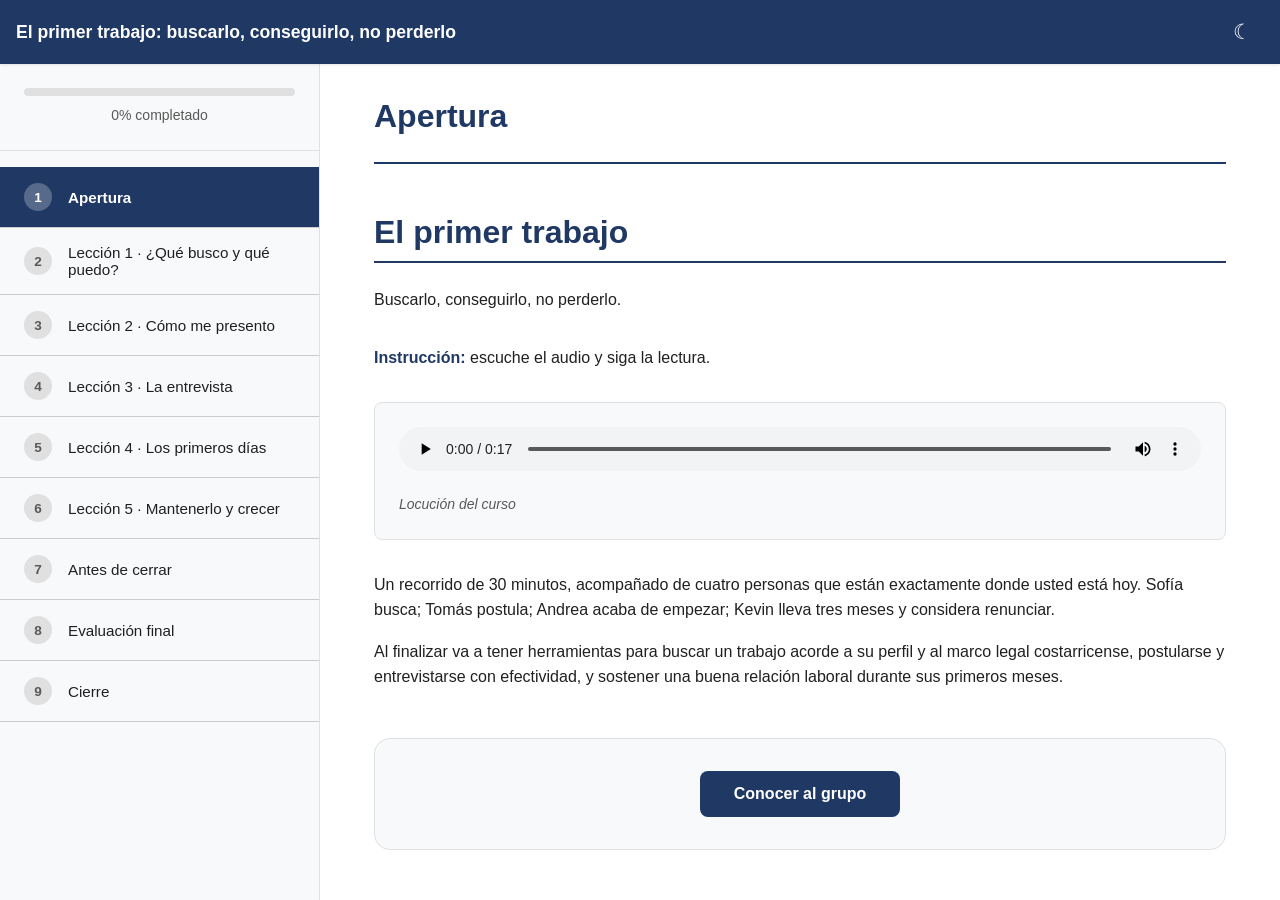
<file: el-primer-trabajo/content/index.html>
<!DOCTYPE html>
<html lang="es">
<head>
<script>
/* __COURSE_JSON_EMBEDDED__ · permite correr con file:// (doble-click) sin servidor */
window.__COURSE_JSON_EMBEDDED__ = {
  "version": "1.0",
  "metadata": {
    "id": "aacrom-ado-trabajo-001",
    "title": "El primer trabajo: buscarlo, conseguirlo, no perderlo",
    "client": "Aacrom",
    "line": "Educación para Adolescentes",
    "duration": "30 min",
    "language": "es",
    "createdAt": "2026-06-20T13:47:43Z",
    "aacromVersion": "1.0-3.6"
  },
  "theme": {
    "primaryColor": "#1F3864",
    "accentColor": "#C9A227",
    "accentContrast": "auto",
    "backgroundColor": "#FFFFFF",
    "textColor": "#202020",
    "fontFamily": "Lato",
    "cornerStyle": "rounded"
  },
  "settings": {
    "navigation": "sidebar",
    "showProgress": true,
    "showLessonCount": true,
    "completionMode": "all-blocks-viewed",
    "passingScore": 70
  },
  "lessons": [
    {
      "id": "lesson-apertura",
      "type": "blocks",
      "title": "Apertura",
      "blocks": [
        {
          "id": "h-140567198943984",
          "type": "text-heading",
          "data": {
            "level": 1,
            "text": "El primer trabajo"
          }
        },
        {
          "id": "p-140567198761264",
          "type": "text-paragraph",
          "data": {
            "text": "<p style=\"font-size:18px;color:#555;\">Buscarlo, conseguirlo, no perderlo.</p>"
          }
        },
        {
          "id": "p-140567202760432",
          "type": "text-paragraph",
          "data": {
            "text": "<p><strong>Instrucción:</strong> escuche el audio y siga la lectura.</p>"
          }
        },
        {
          "id": "aud-p1",
          "type": "multimedia-audio",
          "data": {
            "src": "assets/audio/audio_pantalla_01.mp3",
            "caption": "Locución del curso"
          }
        },
        {
          "id": "p-140567202585648",
          "type": "text-paragraph",
          "data": {
            "text": "<p>Un recorrido de 30 minutos, acompañado de cuatro personas que están exactamente donde usted está hoy. Sofía busca; Tomás postula; Andrea acaba de empezar; Kevin lleva tres meses y considera renunciar.</p><p>Al finalizar va a tener herramientas para buscar un trabajo acorde a su perfil y al marco legal costarricense, postularse y entrevistarse con efectividad, y sostener una buena relación laboral durante sus primeros meses.</p>"
          }
        },
        {
          "id": "div-140567198944240",
          "type": "divider-continue",
          "data": {
            "buttonText": "Conocer al grupo"
          }
        },
        {
          "id": "h-140567198944432",
          "type": "text-heading",
          "data": {
            "level": 2,
            "text": "Conozca al grupo"
          }
        },
        {
          "id": "p-140567198703312",
          "type": "text-paragraph",
          "data": {
            "text": "<p><strong>Instrucción:</strong> escuche el audio y luego conozca a cada personaje.</p>"
          }
        },
        {
          "id": "aud-p2",
          "type": "multimedia-audio",
          "data": {
            "src": "assets/audio/audio_pantalla_02.mp3"
          }
        },
        {
          "id": "p-140567198703632",
          "type": "text-paragraph",
          "data": {
            "text": "<p>Cuatro personas, cuatro momentos distintos del proceso. Cada una va a aportar algo a lo largo del curso.</p>"
          }
        },
        {
          "id": "gal-personajes",
          "type": "multimedia-gallery",
          "data": {
            "layout": "grid",
            "items": [
              {
                "id": "g-sofia",
                "src": "assets/images/imagen_pantalla_02_a.jpg",
                "alt": "Sofía",
                "caption": "<strong>Sofía, 16.</strong> Buscando. Va en quinto año de colegio. Quiere su propia plata y ayudar en casa."
              },
              {
                "id": "g-tomas",
                "src": "assets/images/imagen_pantalla_02_b.jpg",
                "alt": "Tomás",
                "caption": "<strong>Tomás, 17.</strong> Postulando. Mandó varios currículos y consiguió su primera entrevista. Nervioso."
              },
              {
                "id": "g-andrea",
                "src": "assets/images/imagen_pantalla_02_c.jpg",
                "alt": "Andrea",
                "caption": "<strong>Andrea, 18.</strong> Recién empezada. Dos semanas en una soda. Aprendiendo el ritmo."
              },
              {
                "id": "g-kevin",
                "src": "assets/images/imagen_pantalla_02_d.jpg",
                "alt": "Kevin",
                "caption": "<strong>Kevin, 17.</strong> Pensando en renunciar. Tres meses en una tienda. Tuvo un roce con un compañero."
              }
            ]
          }
        },
        {
          "id": "div-140567198749424",
          "type": "divider-continue",
          "data": {
            "buttonText": "Comenzar Lección 1"
          }
        }
      ]
    },
    {
      "id": "lesson-1-que-busco",
      "type": "blocks",
      "title": "Lección 1 · ¿Qué busco y qué puedo?",
      "blocks": [
        {
          "id": "h-140567202609552",
          "type": "text-heading",
          "data": {
            "level": 1,
            "text": "Sofía: ¿estaré lista para buscar?"
          }
        },
        {
          "id": "p-140567202760864",
          "type": "text-paragraph",
          "data": {
            "text": "<p><strong>Instrucción:</strong> escuche la narración y revise la conversación.</p>"
          }
        },
        {
          "id": "aud-p3",
          "type": "multimedia-audio",
          "data": {
            "src": "assets/audio/audio_pantalla_03.mp3"
          }
        },
        {
          "id": "p-140567202958656",
          "type": "text-paragraph",
          "data": {
            "text": "<p>Sofía abre el grupo con la pregunta que muchos hacen antes del primer trabajo. Pero no es la pregunta correcta.</p>"
          }
        },
        {
          "id": "imp-140567202958832",
          "type": "impact-statement",
          "data": {
            "text": "La pregunta correcta no es \"¿estoy lista?\", sino \"¿qué tipo de trabajo me sirve en este momento de mi vida?\""
          }
        },
        {
          "id": "p-140567198761776",
          "type": "text-paragraph",
          "data": {
            "text": "<p>Eso es lo que vamos a responder en esta lección.</p>"
          }
        },
        {
          "id": "img-p3-0",
          "type": "multimedia-image",
          "data": {
            "src": "assets/images/imagen_pantalla_03_a.jpg",
            "alt": "Chat de Sofía",
            "size": "full"
          }
        },
        {
          "id": "div-140567198945328",
          "type": "divider-continue",
          "data": {
            "buttonText": "Siguiente"
          }
        },
        {
          "id": "h-140567198945456",
          "type": "text-heading",
          "data": {
            "level": 2,
            "text": "Empiece por usted"
          }
        },
        {
          "id": "p-140567202760432",
          "type": "text-paragraph",
          "data": {
            "text": "<p><strong>Instrucción:</strong> escuche el audio y siga la lectura.</p>"
          }
        },
        {
          "id": "aud-p4",
          "type": "multimedia-audio",
          "data": {
            "src": "assets/audio/audio_pantalla_04.mp3"
          }
        },
        {
          "id": "p-140567202959008",
          "type": "text-paragraph",
          "data": {
            "text": "<p>Antes de buscar afuera, mírese a usted. Cuatro preguntas que conviene contestarse antes del primer currículum:</p>"
          }
        },
        {
          "id": "l1-lista",
          "type": "text-list",
          "data": {
            "style": "bullet",
            "items": [
              "<strong>Tiempo:</strong> ¿Cuántas horas a la semana puedo trabajar sin afectar mi estudio, mi descanso ni mi familia?",
              "<strong>Habilidades:</strong> ¿Qué sé hacer ya? Cuente todo, hasta lo que parezca poco. Sirve.",
              "<strong>Intereses:</strong> ¿Qué me gusta? Un trabajo cercano a algo que disfruta lo va a sostener mejor que uno que solo paga.",
              "<strong>Valores:</strong> ¿Qué cosas no estoy dispuesto a hacer? Téngalo claro antes de aceptar."
            ]
          }
        },
        {
          "id": "div-140567198945328",
          "type": "divider-continue",
          "data": {
            "buttonText": "Siguiente"
          }
        },
        {
          "id": "h-140567198945776",
          "type": "text-heading",
          "data": {
            "level": 2,
            "text": "Lo que dice la ley"
          }
        },
        {
          "id": "p-140567202761440",
          "type": "text-paragraph",
          "data": {
            "text": "<p><strong>Instrucción:</strong> escuche el audio y luego explore cada sección.</p>"
          }
        },
        {
          "id": "aud-p5",
          "type": "multimedia-audio",
          "data": {
            "src": "assets/audio/audio_pantalla_05.mp3"
          }
        },
        {
          "id": "l1-acc-ley",
          "type": "interactive-accordion",
          "data": {
            "allowMultiple": false,
            "items": [
              {
                "id": "acc-edad",
                "title": "1. La edad importa",
                "content": "<p>Edad mínima para trabajar: <strong>15 años</strong>. Si tiene entre 15 y 17, está bajo un régimen especial que le da los mismos derechos que cualquier persona trabajadora, más reglas extra para su edad.</p>"
              },
              {
                "id": "acc-horas",
                "title": "2. Cuántas horas",
                "content": "<p>Máximo <strong>6 horas al día y 36 a la semana</strong>. Nadie puede pedirle horas extra ni jornadas acumulativas.</p>"
              },
              {
                "id": "acc-horario",
                "title": "3. En qué horario",
                "content": "<p>Trabajo nocturno prohibido entre las <strong>7 de la noche y las 7 de la mañana</strong>. Si la jornada es mixta, no puede extenderse después de las 10 de la noche.</p>"
              },
              {
                "id": "acc-estudio",
                "title": "4. Estudiar siempre primero",
                "content": "<p>El empleador debe darle facilidades para seguir estudiando. Si su trabajo se lo impide, no cumple con la ley.</p>"
              },
              {
                "id": "acc-prohibidos",
                "title": "5. Trabajos prohibidos",
                "content": "<p>Ningún menor de 18 puede hacer trabajos peligrosos: maquinaria pesada, sustancias tóxicas, venta de alcohol, altura, ruido excesivo, entre otros. Si le proponen algo así, está en su derecho de decir que no.</p>"
              }
            ]
          }
        },
        {
          "id": "p-140567202809872",
          "type": "text-paragraph",
          "data": {
            "text": "<p style=\"font-size:12px;color:#888;\">Fuente: MTSS – OATIA. Código de la Niñez y la Adolescencia, Ley 7739.</p>"
          }
        },
        {
          "id": "div-140567198945328",
          "type": "divider-continue",
          "data": {
            "buttonText": "Siguiente"
          }
        },
        {
          "id": "h-140567198749984",
          "type": "text-heading",
          "data": {
            "level": 2,
            "text": "¿Verdadero o falso?"
          }
        },
        {
          "id": "p-140567202761584",
          "type": "text-paragraph",
          "data": {
            "text": "<p><strong>Instrucción:</strong> escuche la indicación y responda.</p>"
          }
        },
        {
          "id": "aud-p6",
          "type": "multimedia-audio",
          "data": {
            "src": "assets/audio/audio_pantalla_06.mp3"
          }
        },
        {
          "id": "l1-kc-vf",
          "type": "knowledge-check",
          "data": {
            "type": "multiple-choice",
            "question": "<p>Si necesito la plata, puedo aceptar trabajar hasta las 11 de la noche un sábado.</p>",
            "answers": [
              {
                "id": "a",
                "text": "Verdadero",
                "correct": false
              },
              {
                "id": "b",
                "text": "Falso",
                "correct": true
              }
            ],
            "feedback": {
              "correct": "Correcto. Trabajo nocturno prohibido. Jornada mixta máximo hasta las 10pm. La ley lo protege incluso si usted lo quiere.",
              "incorrect": "No. Trabajo nocturno prohibido. Jornada mixta máximo hasta las 10pm. La ley lo protege incluso si usted lo quiere."
            }
          }
        },
        {
          "id": "div-140567198750064",
          "type": "divider-continue",
          "data": {
            "buttonText": "Comenzar Lección 2"
          }
        }
      ]
    },
    {
      "id": "lesson-2-como-presento",
      "type": "blocks",
      "title": "Lección 2 · Cómo me presento",
      "blocks": [
        {
          "id": "h-140567202609840",
          "type": "text-heading",
          "data": {
            "level": 1,
            "text": "Tomás: mandé el CV y nadie responde"
          }
        },
        {
          "id": "p-140567202760864",
          "type": "text-paragraph",
          "data": {
            "text": "<p><strong>Instrucción:</strong> escuche la narración y revise la conversación.</p>"
          }
        },
        {
          "id": "aud-p7",
          "type": "multimedia-audio",
          "data": {
            "src": "assets/audio/audio_pantalla_07.mp3"
          }
        },
        {
          "id": "img-p7-0",
          "type": "multimedia-image",
          "data": {
            "src": "assets/images/imagen_pantalla_07_a.jpg",
            "alt": "Chat de Tomás",
            "size": "full"
          }
        },
        {
          "id": "div-140567198945328",
          "type": "divider-continue",
          "data": {
            "buttonText": "Siguiente"
          }
        },
        {
          "id": "h-140567198750384",
          "type": "text-heading",
          "data": {
            "level": 2,
            "text": "Su CV para primer trabajo"
          }
        },
        {
          "id": "p-140567202760432",
          "type": "text-paragraph",
          "data": {
            "text": "<p><strong>Instrucción:</strong> escuche el audio y siga la lectura.</p>"
          }
        },
        {
          "id": "aud-p8",
          "type": "multimedia-audio",
          "data": {
            "src": "assets/audio/audio_pantalla_08.mp3"
          }
        },
        {
          "id": "p-140567202630128",
          "type": "text-paragraph",
          "data": {
            "text": "<p>Su primer currículum no necesita ser largo ni tener experiencia. Necesita ser claro, honesto y fácil de leer. Cinco pasos:</p>"
          }
        },
        {
          "id": "l2-pasos",
          "type": "text-list",
          "data": {
            "style": "numbered",
            "items": [
              "<strong>Encabezado:</strong> nombre completo, edad, teléfono y un correo profesional. Si su correo es algo como \"princesa_kawaii_2008\", créese uno nuevo con su nombre.",
              "<strong>Un párrafo sobre usted:</strong> tres o cuatro líneas: quién es, qué busca, qué puede aportar.",
              "<strong>Formación:</strong> el colegio donde estudia, el año, y cursos cortos si tiene. Sin inventar.",
              "<strong>Habilidades:</strong> sin experiencia formal, las habilidades son su carta fuerte. Sea específico y honesto.",
              "<strong>Referencias:</strong> dos personas que puedan dar fe de cómo es como persona. No familiares. Pídales permiso antes."
            ]
          }
        },
        {
          "id": "imp-140567202609936",
          "type": "impact-statement",
          "data": {
            "text": "Una página. Limpio y fácil de leer."
          }
        },
        {
          "id": "div-140567198945328",
          "type": "divider-continue",
          "data": {
            "buttonText": "Siguiente"
          }
        },
        {
          "id": "h-140567199096560",
          "type": "text-heading",
          "data": {
            "level": 2,
            "text": "El mensaje al empleador"
          }
        },
        {
          "id": "p-140567202762304",
          "type": "text-paragraph",
          "data": {
            "text": "<p><strong>Instrucción:</strong> escuche el audio y luego explore cada pestaña.</p>"
          }
        },
        {
          "id": "aud-p9",
          "type": "multimedia-audio",
          "data": {
            "src": "assets/audio/audio_pantalla_09.mp3"
          }
        },
        {
          "id": "l2-tabs-mensaje",
          "type": "interactive-tabs",
          "data": {
            "tabs": [
              {
                "id": "t1",
                "title": "Sin presentarse",
                "content": "<p><img src=\"assets/images/imagen_pantalla_09_a.jpg\" alt=\"Mensaje sin presentarse\" style=\"max-width:100%;border-radius:6px;\"></p>"
              },
              {
                "id": "t2",
                "title": "Muy informal",
                "content": "<p><img src=\"assets/images/imagen_pantalla_09_b.jpg\" alt=\"Mensaje muy informal\" style=\"max-width:100%;border-radius:6px;\"></p>"
              },
              {
                "id": "t3",
                "title": "Mismo mensaje a todos",
                "content": "<p><img src=\"assets/images/imagen_pantalla_09_c.jpg\" alt=\"Mismo mensaje a todos\" style=\"max-width:100%;border-radius:6px;\"></p>"
              }
            ]
          }
        },
        {
          "id": "div-140567198945328",
          "type": "divider-continue",
          "data": {
            "buttonText": "Siguiente"
          }
        },
        {
          "id": "h-140567202610032",
          "type": "text-heading",
          "data": {
            "level": 2,
            "text": "Sus redes también hablan"
          }
        },
        {
          "id": "p-140567202960240",
          "type": "text-paragraph",
          "data": {
            "text": "<p><strong>Instrucción:</strong> escuche el audio y luego dele vuelta a cada tarjeta haciendo clic.</p>"
          }
        },
        {
          "id": "aud-p10",
          "type": "multimedia-audio",
          "data": {
            "src": "assets/audio/audio_pantalla_10.mp3"
          }
        },
        {
          "id": "p-140567198653040",
          "type": "text-paragraph",
          "data": {
            "text": "<p>Hoy casi todo empleador, antes de llamarlo, le va a buscar el nombre en internet. Lo que tenga público habla por usted antes de que abra la boca.</p>"
          }
        },
        {
          "id": "l2-flashcards",
          "type": "interactive-flashcards",
          "data": {
            "variant": "stack",
            "items": [
              {
                "id": "fc-foto",
                "front": {
                  "type": "image",
                  "src": "assets/images/imagen_pantalla_10_a.jpg",
                  "alt": "Red social 1"
                },
                "back": {
                  "text": "<p>Revise su foto de perfil. ¿Cómo le caería a alguien que no lo conoce?</p>"
                }
              },
              {
                "id": "fc-bio",
                "front": {
                  "type": "image",
                  "src": "assets/images/imagen_pantalla_10_b.jpg",
                  "alt": "Red social 2"
                },
                "back": {
                  "text": "<p>Lea su biografía con ojos ajenos. Ajuste lo que se preste a malentendidos.</p>"
                }
              },
              {
                "id": "fc-pubs",
                "front": {
                  "type": "image",
                  "src": "assets/images/imagen_pantalla_10_c.jpg",
                  "alt": "Red social 3"
                },
                "back": {
                  "text": "<p>Vea sus publicaciones recientes. Las muy personales, póngalas en privado o archívelas.</p>"
                }
              },
              {
                "id": "fc-cuentas",
                "front": {
                  "type": "image",
                  "src": "assets/images/imagen_pantalla_10_d.jpg",
                  "alt": "Red social 4"
                },
                "back": {
                  "text": "<p>Si tiene una cuenta personal y una seria, ponga claro cuál es pública y cuál privada.</p>"
                }
              }
            ]
          }
        },
        {
          "id": "div-140567198945328",
          "type": "divider-continue",
          "data": {
            "buttonText": "Siguiente"
          }
        },
        {
          "id": "h-140567199098480",
          "type": "text-heading",
          "data": {
            "level": 2,
            "text": "Armemos el mensaje"
          }
        },
        {
          "id": "p-140567202763168",
          "type": "text-paragraph",
          "data": {
            "text": "<p><strong>Instrucción:</strong> escuche la indicación y observe los elementos.</p>"
          }
        },
        {
          "id": "aud-p11",
          "type": "multimedia-audio",
          "data": {
            "src": "assets/audio/audio_pantalla_11.mp3"
          }
        },
        {
          "id": "p-140567198649680",
          "type": "text-paragraph",
          "data": {
            "text": "<p><strong>Caso:</strong> Tomás quiere postularse a la panadería La Espiga, a tres cuadras de su casa. Observe los elementos que su mensaje debería incluir.</p>"
          }
        },
        {
          "id": "p-487949392",
          "type": "text-paragraph",
          "data": {
            "text": "<p style=\"background:#f0f7f0;padding:14px;border-radius:6px;border-left:4px solid #2e7d32;\"><strong>✓ Correctos:</strong> Saludo formal · Nombre completo y edad · Nombre del negocio y dónde vio la publicación · Mención del CV adjunto y agradecimiento.</p>"
          }
        },
        {
          "id": "p-140567202586160",
          "type": "text-paragraph",
          "data": {
            "text": "<p style=\"background:#fdf3f3;padding:14px;border-radius:6px;border-left:4px solid #c62828;\"><strong>❌ Incorrectos:</strong> Lista detallada de habilidades y hobbies · Promesa de ser el mejor empleado de la historia.</p>"
          }
        },
        {
          "id": "p-140567202881552",
          "type": "text-paragraph",
          "data": {
            "text": "<p style=\"font-style:italic;color:#555;\">Cuatro o cinco líneas hacen el trabajo. Las habilidades detalladas van en el CV, no en el mensaje. Las promesas grandes en un primer mensaje suenan vacías.</p>"
          }
        },
        {
          "id": "div-140567198750544",
          "type": "divider-continue",
          "data": {
            "buttonText": "Comenzar Lección 3"
          }
        }
      ]
    },
    {
      "id": "lesson-3-entrevista",
      "type": "blocks",
      "title": "Lección 3 · La entrevista",
      "blocks": [
        {
          "id": "h-140567202610224",
          "type": "text-heading",
          "data": {
            "level": 1,
            "text": "Tomás cuenta cómo le fue"
          }
        },
        {
          "id": "p-140567202760864",
          "type": "text-paragraph",
          "data": {
            "text": "<p><strong>Instrucción:</strong> escuche la narración y revise la conversación.</p>"
          }
        },
        {
          "id": "aud-p12",
          "type": "multimedia-audio",
          "data": {
            "src": "assets/audio/audio_pantalla_12.mp3"
          }
        },
        {
          "id": "img-p12-0",
          "type": "multimedia-image",
          "data": {
            "src": "assets/images/imagen_pantalla_12_a.jpg",
            "alt": "Tomás cuenta la entrevista",
            "size": "full"
          }
        },
        {
          "id": "div-140567198945328",
          "type": "divider-continue",
          "data": {
            "buttonText": "Siguiente"
          }
        },
        {
          "id": "h-140567199099184",
          "type": "text-heading",
          "data": {
            "level": 2,
            "text": "Antes de la entrevista"
          }
        },
        {
          "id": "p-140567202760432",
          "type": "text-paragraph",
          "data": {
            "text": "<p><strong>Instrucción:</strong> escuche el audio y siga la lectura.</p>"
          }
        },
        {
          "id": "aud-p13",
          "type": "multimedia-audio",
          "data": {
            "src": "assets/audio/audio_pantalla_13.mp3"
          }
        },
        {
          "id": "p-140567202763744",
          "type": "text-paragraph",
          "data": {
            "text": "<p>Una entrevista no se gana en los 20 minutos que dura, sino en lo que hace antes de entrar.</p>"
          }
        },
        {
          "id": "l3-antes",
          "type": "text-list",
          "data": {
            "style": "bullet",
            "items": [
              "<strong>🔍 Investigue el lugar:</strong> busque qué hacen, qué venden, quiénes son. Cinco minutos en Google.",
              "<strong>📓 Prepare respuestas:</strong> tres preguntas clásicas — por qué quiere trabajar aquí, sus fortalezas y debilidades, cómo manejaría algo difícil. Practique en voz alta.",
              "<strong>👔 Vestimenta:</strong> limpio, planchado, cómodo. Sin accesorios llamativos.",
              "<strong>🎒 Llegue con lo necesario:</strong> CV impreso, cédula, libreta, lapicero. Celular apagado. Llegue 15 minutos antes."
            ]
          }
        },
        {
          "id": "div-140567198945328",
          "type": "divider-continue",
          "data": {
            "buttonText": "Siguiente"
          }
        },
        {
          "id": "h-140567199099568",
          "type": "text-heading",
          "data": {
            "level": 2,
            "text": "Durante la entrevista"
          }
        },
        {
          "id": "p-140567202762304",
          "type": "text-paragraph",
          "data": {
            "text": "<p><strong>Instrucción:</strong> escuche el audio y luego explore cada pestaña.</p>"
          }
        },
        {
          "id": "aud-p14",
          "type": "multimedia-audio",
          "data": {
            "src": "assets/audio/audio_pantalla_14.mp3"
          }
        },
        {
          "id": "l3-tabs-durante",
          "type": "interactive-tabs",
          "data": {
            "tabs": [
              {
                "id": "t-verb",
                "title": "Verbal",
                "content": "<p>Hable claro y al ritmo normal de una conversación. Conteste lo que le preguntan, sin irse por las ramas. Si no entiende algo, pregunte. No invente respuestas. Si no sabe algo, dígalo: <strong>\"No tengo experiencia en eso, pero estoy dispuesto a aprender\"</strong>. Esa frase es honesta y abre puertas.</p><p><img src=\"assets/images/imagen_pantalla_14_a.jpg\" alt=\"Comunicación verbal\" style=\"max-width:100%;border-radius:6px;\"></p>"
              },
              {
                "id": "t-nv",
                "title": "No verbal",
                "content": "<p>Salude con un apretón firme. Siéntese derecho. Mire a los ojos cuando habla y cuando lo escuchan. Las manos sobre la mesa o en el regazo, no en los bolsillos. Sonría cuando corresponda, sin forzarlo.</p><p><img src=\"assets/images/imagen_pantalla_14_b.jpg\" alt=\"Comunicación no verbal\" style=\"max-width:100%;border-radius:6px;\"></p>"
              },
              {
                "id": "t-preg",
                "title": "Sus preguntas",
                "content": "<p>Casi siempre, al final le preguntarán \"¿Usted tiene alguna pregunta?\". Esa parte también lo evalúa. Tenga dos o tres preparadas:</p><ul><li>¿Cuáles serían mis principales responsabilidades?</li><li>¿Cómo es un día normal en este puesto?</li><li>¿Cuándo me podrían dar una respuesta?</li></ul><p><strong>Nunca</strong> empiece preguntando por el salario o las vacaciones. Esas vienen después.</p><p><img src=\"assets/images/imagen_pantalla_14_c.jpg\" alt=\"Sus preguntas\" style=\"max-width:100%;border-radius:6px;\"></p>"
              }
            ]
          }
        },
        {
          "id": "div-140567198945328",
          "type": "divider-continue",
          "data": {
            "buttonText": "Siguiente"
          }
        },
        {
          "id": "h-140567199100208",
          "type": "text-heading",
          "data": {
            "level": 2,
            "text": "La entrevista simulada"
          }
        },
        {
          "id": "p-140567202764608",
          "type": "text-paragraph",
          "data": {
            "text": "<p><strong>Instrucción:</strong> escuche el audio y luego explore cada momento.</p>"
          }
        },
        {
          "id": "aud-p15",
          "type": "multimedia-audio",
          "data": {
            "src": "assets/audio/audio_pantalla_15.mp3"
          }
        },
        {
          "id": "l3-sim",
          "type": "interactive-tabs",
          "data": {
            "tabs": [
              {
                "id": "m1",
                "title": "Momento 1",
                "content": "<p><strong>La entrevistadora pregunta:</strong> \"Cuénteme un poco sobre usted.\"</p>\n                    <div style=\"display:grid;grid-template-columns:1fr 1fr;gap:8px;margin:14px 0;\">\n                      <img src=\"assets/images/imagen_pantalla_15_a.jpg\" style=\"width:100%;border-radius:6px;\">\n                      <img src=\"assets/images/imagen_pantalla_15_b.jpg\" style=\"width:100%;border-radius:6px;\">\n                      <img src=\"assets/images/imagen_pantalla_15_c.jpg\" style=\"width:100%;border-radius:6px;\">\n                      <img src=\"assets/images/imagen_pantalla_15_d.jpg\" style=\"width:100%;border-radius:6px;\">\n                    </div>\n                    <p style=\"color:#2e7d32;\"><strong>✓ Mejor respuesta:</strong> \"Buenas tardes. Soy Tomás Jiménez, 17 años, estudio en el Liceo de Coronado. Me gusta el trato con la gente y estoy dispuesto a aprender.\"</p>\n                    <p style=\"color:#888;font-size:13px;\">Corta, completa y conectada con el puesto.</p>"
              },
              {
                "id": "m2",
                "title": "Momento 2",
                "content": "<p><strong>La entrevistadora pregunta:</strong> \"¿Por qué le interesa trabajar específicamente con nosotros?\"</p>\n                    <div style=\"display:grid;grid-template-columns:1fr 1fr;gap:8px;margin:14px 0;\">\n                      <img src=\"assets/images/imagen_pantalla_15_e.jpg\" style=\"width:100%;border-radius:6px;\">\n                      <img src=\"assets/images/imagen_pantalla_15_f.jpg\" style=\"width:100%;border-radius:6px;\">\n                      <img src=\"assets/images/imagen_pantalla_15_g.jpg\" style=\"width:100%;border-radius:6px;\">\n                      <img src=\"assets/images/imagen_pantalla_15_h.jpg\" style=\"width:100%;border-radius:6px;\">\n                    </div>\n                    <p style=\"color:#2e7d32;\"><strong>✓ Mejor respuesta:</strong> \"Vivo a tres cuadras y los conozco desde hace años. Me gustaría aprender ese trato con el cliente.\"</p>\n                    <p style=\"color:#888;font-size:13px;\">Conoce el lugar, tiene motivo más allá del salario, viene con disposición.</p>"
              },
              {
                "id": "m3",
                "title": "Momento 3",
                "content": "<p><strong>La entrevistadora pregunta:</strong> \"¿Tiene alguna pregunta para mí?\"</p>\n                    <div style=\"display:grid;grid-template-columns:1fr 1fr;gap:8px;margin:14px 0;\">\n                      <img src=\"assets/images/imagen_pantalla_15_i.jpg\" style=\"width:100%;border-radius:6px;\">\n                      <img src=\"assets/images/imagen_pantalla_15_j.jpg\" style=\"width:100%;border-radius:6px;\">\n                      <img src=\"assets/images/imagen_pantalla_15_k.jpg\" style=\"width:100%;border-radius:6px;\">\n                      <img src=\"assets/images/imagen_pantalla_15_l.jpg\" style=\"width:100%;border-radius:6px;\">\n                    </div>\n                    <p style=\"color:#2e7d32;\"><strong>✓ Mejor respuesta:</strong> \"¿Cuáles serían mis responsabilidades? ¿Cuándo me podrían dar una respuesta?\"</p>\n                    <p style=\"color:#888;font-size:13px;\">Preguntas maduras sobre puesto y proceso. Cerró bien.</p>"
              }
            ]
          }
        },
        {
          "id": "div-140567198945328",
          "type": "divider-continue",
          "data": {
            "buttonText": "Siguiente"
          }
        },
        {
          "id": "h-140567199100720",
          "type": "text-heading",
          "data": {
            "level": 2,
            "text": "Reflexionemos"
          }
        },
        {
          "id": "p-140567202761584",
          "type": "text-paragraph",
          "data": {
            "text": "<p><strong>Instrucción:</strong> escuche la indicación y responda.</p>"
          }
        },
        {
          "id": "aud-p16",
          "type": "multimedia-audio",
          "data": {
            "src": "assets/audio/audio_pantalla_16.mp3"
          }
        },
        {
          "id": "l3-kc",
          "type": "knowledge-check",
          "data": {
            "type": "multiple-choice",
            "question": "<p>Si en una entrevista le hacen una pregunta para la que no tiene respuesta preparada, ¿qué hace?</p>",
            "answers": [
              {
                "id": "a",
                "text": "Invento una respuesta para que no parezca que no sé.",
                "correct": false
              },
              {
                "id": "b",
                "text": "Me quedo callado hasta que pase el momento incómodo.",
                "correct": false
              },
              {
                "id": "c",
                "text": "Reconozco que no sé y muestro disposición: \"No tengo experiencia en eso, pero estoy dispuesto a aprender\".",
                "correct": true
              }
            ],
            "feedback": {
              "correct": "Correcto. La honestidad combinada con la disposición a aprender es de lo más valorado en quienes empiezan.",
              "incorrect": "La mejor respuesta es la tercera. Inventar se nota rápido. El silencio transmite inseguridad. Reconocer y mostrar disposición es lo que abre puertas."
            }
          }
        },
        {
          "id": "div-140567198750784",
          "type": "divider-continue",
          "data": {
            "buttonText": "Comenzar Lección 4"
          }
        }
      ]
    },
    {
      "id": "lesson-4-primeros-dias",
      "type": "blocks",
      "title": "Lección 4 · Los primeros días",
      "blocks": [
        {
          "id": "h-140567198751024",
          "type": "text-heading",
          "data": {
            "level": 1,
            "text": "Andrea: mi primera semana en la soda"
          }
        },
        {
          "id": "p-140567202760864",
          "type": "text-paragraph",
          "data": {
            "text": "<p><strong>Instrucción:</strong> escuche la narración y revise la conversación.</p>"
          }
        },
        {
          "id": "aud-p17",
          "type": "multimedia-audio",
          "data": {
            "src": "assets/audio/audio_pantalla_17.mp3"
          }
        },
        {
          "id": "img-p17-0",
          "type": "multimedia-image",
          "data": {
            "src": "assets/images/imagen_pantalla_17_a.jpg",
            "alt": "Chat de Andrea",
            "size": "full"
          }
        },
        {
          "id": "div-140567198945328",
          "type": "divider-continue",
          "data": {
            "buttonText": "Siguiente"
          }
        },
        {
          "id": "h-140567198751104",
          "type": "text-heading",
          "data": {
            "level": 2,
            "text": "Cómo aprender rápido"
          }
        },
        {
          "id": "p-140567202760432",
          "type": "text-paragraph",
          "data": {
            "text": "<p><strong>Instrucción:</strong> escuche el audio y siga la lectura.</p>"
          }
        },
        {
          "id": "aud-p18",
          "type": "multimedia-audio",
          "data": {
            "src": "assets/audio/audio_pantalla_18.mp3"
          }
        },
        {
          "id": "p-140567202631280",
          "type": "text-paragraph",
          "data": {
            "text": "<p>Los primeros días son confusos. Eso es normal. Cinco cosas distinguen a quien aprende rápido de quien se atasca:</p>"
          }
        },
        {
          "id": "l4-pasos",
          "type": "text-list",
          "data": {
            "style": "numbered",
            "items": [
              "<strong>Observe antes de actuar.</strong> Las primeras horas, mire cómo trabajan los demás.",
              "<strong>Pregunte sin miedo.</strong> Mejor diez veces que equivocarse una por no preguntar.",
              "<strong>Anote todo.</strong> Procedimientos, contraseñas, nombres. Lo que hoy parece obvio mañana se olvida.",
              "<strong>Ofrézcase.</strong> Cuando termine lo suyo: \"¿En qué le ayudo?\". Esa actitud se queda grabada.",
              "<strong>Errar y corregir.</strong> Reconozca los errores, aprenda qué los causó, no los repita."
            ]
          }
        },
        {
          "id": "div-140567198945328",
          "type": "divider-continue",
          "data": {
            "buttonText": "Siguiente"
          }
        },
        {
          "id": "h-140567202610704",
          "type": "text-heading",
          "data": {
            "level": 2,
            "text": "Errores comunes y cómo evitarlos"
          }
        },
        {
          "id": "p-140567202761440",
          "type": "text-paragraph",
          "data": {
            "text": "<p><strong>Instrucción:</strong> escuche el audio y luego explore cada sección.</p>"
          }
        },
        {
          "id": "aud-p19",
          "type": "multimedia-audio",
          "data": {
            "src": "assets/audio/audio_pantalla_19.mp3"
          }
        },
        {
          "id": "l4-acc",
          "type": "interactive-accordion",
          "data": {
            "allowMultiple": false,
            "items": [
              {
                "id": "e1",
                "title": "1. Llegar tarde",
                "content": "<p>El primer mes, sea quien llega 10 minutos antes. Siempre. La puntualidad en los primeros días vale doble.</p>"
              },
              {
                "id": "e2",
                "title": "2. No preguntar por miedo",
                "content": "<p>Nadie va a pensar que es tonto por preguntar en su primera semana. Sí van a pensarlo si por no preguntar se equivoca en algo fácil.</p>"
              },
              {
                "id": "e3",
                "title": "3. Hablar de más",
                "content": "<p>Su vida personal no es tema del trabajo. Si algo serio le afecta, hábleselo al jefe en privado, sin publicarlo.</p>"
              },
              {
                "id": "e4",
                "title": "4. Las redes durante el turno",
                "content": "<p>Guarde el celular durante el turno. Revisarlo a escondidas o publicar desde el local puede costarle el puesto.</p>"
              },
              {
                "id": "e5",
                "title": "5. Descuidar la imagen",
                "content": "<p>Use el uniforme limpio y bien puesto. Utilice el pelo recogido si corresponde. Mantenga siempre las manos limpias, es parte del trabajo.</p>"
              }
            ]
          }
        },
        {
          "id": "div-140567198945328",
          "type": "divider-continue",
          "data": {
            "buttonText": "Siguiente"
          }
        },
        {
          "id": "h-140567199102960",
          "type": "text-heading",
          "data": {
            "level": 2,
            "text": "El caso de Andrea"
          }
        },
        {
          "id": "p-140567202766192",
          "type": "text-paragraph",
          "data": {
            "text": "<p><strong>Instrucción:</strong> escuche el audio y revise las tres situaciones.</p>"
          }
        },
        {
          "id": "aud-p20",
          "type": "multimedia-audio",
          "data": {
            "src": "assets/audio/audio_pantalla_20.mp3"
          }
        },
        {
          "id": "p-140567198708432",
          "type": "text-paragraph",
          "data": {
            "text": "<p>Tres situaciones que vivió Andrea. Para cada una, la opción recomendada y por qué.</p>"
          }
        },
        {
          "id": "p-487668496",
          "type": "text-paragraph",
          "data": {
            "text": "<div style=\"background:#f9f9f9;padding:16px;border-radius:6px;margin:12px 0;border-left:4px solid #C9A227;\">\n            <p><strong>Situación 1:</strong> Andrea no entiende cómo cobrar una orden compleja. Su compañera está ocupada.</p>\n            <p style=\"color:#2e7d32;\"><strong>✓</strong> Espera a que la compañera termine y le pregunta, aunque el cliente espere un poco.</p>\n            <p style=\"color:#888;font-size:13px;\">Una pequeña espera es preferible a un cobro mal hecho.</p>\n            </div>"
          }
        },
        {
          "id": "p-487669600",
          "type": "text-paragraph",
          "data": {
            "text": "<div style=\"background:#f9f9f9;padding:16px;border-radius:6px;margin:12px 0;border-left:4px solid #C9A227;\">\n            <p><strong>Situación 2:</strong> Hora pico. Andrea derrama una bandeja con cuatro vasos.</p>\n            <p style=\"color:#2e7d32;\"><strong>✓</strong> Avisa de inmediato, pide ayuda para limpiar y se disculpa con el cliente.</p>\n            <p style=\"color:#888;font-size:13px;\">Reconocer el error en el momento limita el daño y muestra responsabilidad.</p>\n            </div>"
          }
        },
        {
          "id": "p-487492400",
          "type": "text-paragraph",
          "data": {
            "text": "<div style=\"background:#f9f9f9;padding:16px;border-radius:6px;margin:12px 0;border-left:4px solid #C9A227;\">\n            <p><strong>Situación 3:</strong> Andrea termina su turno antes que el resto. Su jefa no le ha dicho nada.</p>\n            <p style=\"color:#2e7d32;\"><strong>✓</strong> Se acerca a su jefa: \"Ya terminé lo mío. ¿En qué le ayudo o ya me puedo ir?\"</p>\n            <p style=\"color:#888;font-size:13px;\">Iniciativa, respeto y disposición. Esa frase se queda grabada.</p>\n            </div>"
          }
        },
        {
          "id": "imp-140567202962000",
          "type": "impact-statement",
          "data": {
            "text": "En las primeras semanas todo se aprende. Lo importante no es no equivocarse, sino cómo responde cuando se equivoca."
          }
        },
        {
          "id": "div-140567198751504",
          "type": "divider-continue",
          "data": {
            "buttonText": "Comenzar Lección 5"
          }
        }
      ]
    },
    {
      "id": "lesson-5-mantenerlo",
      "type": "blocks",
      "title": "Lección 5 · Mantenerlo y crecer",
      "blocks": [
        {
          "id": "h-140567199103344",
          "type": "text-heading",
          "data": {
            "level": 1,
            "text": "Kevin quiere renunciar"
          }
        },
        {
          "id": "p-140567202760864",
          "type": "text-paragraph",
          "data": {
            "text": "<p><strong>Instrucción:</strong> escuche la narración y revise la conversación.</p>"
          }
        },
        {
          "id": "aud-p21",
          "type": "multimedia-audio",
          "data": {
            "src": "assets/audio/audio_pantalla_21.mp3"
          }
        },
        {
          "id": "img-p21-0",
          "type": "multimedia-image",
          "data": {
            "src": "assets/images/imagen_pantalla_21_a.jpg",
            "alt": "Chat de Kevin",
            "size": "full"
          }
        },
        {
          "id": "div-140567198945328",
          "type": "divider-continue",
          "data": {
            "buttonText": "Siguiente"
          }
        },
        {
          "id": "h-140567202610896",
          "type": "text-heading",
          "data": {
            "level": 2,
            "text": "Conflictos: cómo abordarlos"
          }
        },
        {
          "id": "p-140567202760432",
          "type": "text-paragraph",
          "data": {
            "text": "<p><strong>Instrucción:</strong> escuche el audio y siga la lectura.</p>"
          }
        },
        {
          "id": "aud-p22",
          "type": "multimedia-audio",
          "data": {
            "src": "assets/audio/audio_pantalla_22.mp3"
          }
        },
        {
          "id": "p-140567198653712",
          "type": "text-paragraph",
          "data": {
            "text": "<p>Los conflictos son parte normal de cualquier trabajo. La diferencia entre quien crece y quien renuncia en cada uno está en cómo los aborda. Cuatro pasos:</p>"
          }
        },
        {
          "id": "l5-pasos",
          "type": "text-list",
          "data": {
            "style": "numbered",
            "items": [
              "<strong>Pause antes de reaccionar.</strong> Cuando algo lo enoja, no responda en el momento. Termine su turno, váyase, duerma. Las renuncias impulsivas se lamentan.",
              "<strong>Identifique qué pasó.</strong> Separe los hechos de las interpretaciones. A veces lo que parece maldad es descuido.",
              "<strong>Hable con la persona correcta.</strong> Si es un roce con un compañero, hable primero con esa persona, a solas. Si no funciona, hable con su jefe. Llevarlo a redes o entre compañeros no soluciona nada.",
              "<strong>Cuándo escalar o salir.</strong> Si hay maltrato, acoso o faltas graves: eso ya no se conversa, se denuncia. Tiene derecho a un ambiente seguro. Si su lugar no lo respeta, salir es correcto. Pero salga bien: con aviso, sin gritar, guardando documentos."
            ]
          }
        },
        {
          "id": "imp-140567202718512",
          "type": "impact-statement",
          "data": {
            "text": "Renunciar no es fracasar. Renunciar mal sí."
          }
        },
        {
          "id": "div-140567198945328",
          "type": "divider-continue",
          "data": {
            "buttonText": "Siguiente"
          }
        },
        {
          "id": "h-140567198751744",
          "type": "text-heading",
          "data": {
            "level": 2,
            "text": "La decisión de Kevin"
          }
        },
        {
          "id": "p-140567202761584",
          "type": "text-paragraph",
          "data": {
            "text": "<p><strong>Instrucción:</strong> escuche la indicación y responda.</p>"
          }
        },
        {
          "id": "aud-p23",
          "type": "multimedia-audio",
          "data": {
            "src": "assets/audio/audio_pantalla_23.mp3"
          }
        },
        {
          "id": "l5-kc",
          "type": "knowledge-check",
          "data": {
            "type": "multiple-choice",
            "question": "<p>Kevin lleva tres meses en una tienda. Un compañero no hace su parte y lo desautorizó frente a una clienta. No ha hablado con nadie y quiere renunciar hoy. ¿Qué le recomendaría?</p>",
            "answers": [
              {
                "id": "a",
                "text": "Que renuncie hoy, sin más explicaciones. Ya tuvo suficiente.",
                "correct": false
              },
              {
                "id": "b",
                "text": "Que hable con su jefe, le cuente lo que está pasando y vea cómo responde. Si no hay cambio, ahí evalúa renunciar con calma.",
                "correct": true
              },
              {
                "id": "c",
                "text": "Que aguante en silencio, no hable con nadie y trate de que el ambiente mejore solo.",
                "correct": false
              }
            ],
            "feedback": {
              "correct": "Más recomendable. Si el jefe responde bien, el problema se arregla. Si responde mal, Kevin ya sabe que el lugar no protege y puede salir con razones, no con impulso.",
              "incorrect": "La opción recomendable es la segunda. Renunciar en caliente cierra puertas. Aguantar en silencio acumula roces que terminan explotando peor. Hablar a tiempo es responsable."
            }
          }
        },
        {
          "id": "div-140567202611088",
          "type": "divider-continue",
          "data": {
            "buttonText": "Ir a la evaluación final"
          }
        }
      ]
    },
    {
      "id": "lesson-quiz-intro",
      "type": "blocks",
      "title": "Antes de cerrar",
      "blocks": [
        {
          "id": "h-140567199104816",
          "type": "text-heading",
          "data": {
            "level": 1,
            "text": "Antes de cerrar"
          }
        },
        {
          "id": "p-140567202766768",
          "type": "text-paragraph",
          "data": {
            "text": "<p><strong>Instrucción:</strong> escuche las instrucciones antes de comenzar.</p>"
          }
        },
        {
          "id": "aud-p25",
          "type": "multimedia-audio",
          "data": {
            "src": "assets/audio/audio_pantalla_25.mp3"
          }
        },
        {
          "id": "p-140567172818832",
          "type": "text-paragraph",
          "data": {
            "text": "<p>Antes de cerrar, una última evaluación. <strong>8 preguntas</strong> de selección única que cubren todo lo que vimos en las cinco lecciones.</p><p>Para aprobar necesita acertar al menos el <strong>70%</strong>.</p>"
          }
        },
        {
          "id": "div-140567198751824",
          "type": "divider-continue",
          "data": {
            "buttonText": "Comenzar evaluación"
          }
        }
      ]
    },
    {
      "id": "lesson-evaluacion-final",
      "type": "quiz",
      "title": "Evaluación final",
      "config": {
        "passingScore": 70,
        "showFeedback": true,
        "allowRetake": true,
        "shuffleQuestions": false
      },
      "questions": [
        {
          "id": "q1",
          "type": "multiple-choice",
          "question": "<p>¿Cuál es la edad mínima para trabajar legalmente en Costa Rica?</p>",
          "answers": [
            {
              "id": "a",
              "text": "14 años",
              "correct": false
            },
            {
              "id": "b",
              "text": "15 años",
              "correct": true
            },
            {
              "id": "c",
              "text": "16 años",
              "correct": false
            },
            {
              "id": "d",
              "text": "17 años",
              "correct": false
            }
          ],
          "feedback": {
            "correct": "Correcto. La edad mínima es 15 años.",
            "incorrect": "La edad mínima para trabajar legalmente en Costa Rica son 15 años."
          }
        },
        {
          "id": "q2",
          "type": "multiple-choice",
          "question": "<p>¿Cuál es la jornada máxima diaria para una persona adolescente trabajadora?</p>",
          "answers": [
            {
              "id": "a",
              "text": "8 horas",
              "correct": false
            },
            {
              "id": "b",
              "text": "6 horas",
              "correct": true
            },
            {
              "id": "c",
              "text": "4 horas",
              "correct": false
            },
            {
              "id": "d",
              "text": "No hay máximo si la persona acepta",
              "correct": false
            }
          ],
          "feedback": {
            "correct": "Correcto. 6 horas diarias / 36 semanales.",
            "incorrect": "La jornada máxima son 6 horas diarias y 36 semanales, sin excepciones."
          }
        },
        {
          "id": "q3",
          "type": "multiple-choice",
          "question": "<p>Una panadería le ofrece trabajar los sábados de 4 p.m. a 11 p.m. ¿Es legal?</p>",
          "answers": [
            {
              "id": "a",
              "text": "Sí, los sábados sí está permitido trabajar de noche.",
              "correct": false
            },
            {
              "id": "b",
              "text": "Sí, si los padres firman un permiso.",
              "correct": false
            },
            {
              "id": "c",
              "text": "No, el trabajo nocturno está prohibido para adolescentes; las jornadas mixtas no pueden pasar de las 10 p.m.",
              "correct": true
            },
            {
              "id": "d",
              "text": "Solo si la jornada total no excede las 8 horas.",
              "correct": false
            }
          ],
          "feedback": {
            "correct": "Correcto. La ley protege incluso si el adolescente acepta.",
            "incorrect": "No es legal. La jornada mixta no puede extenderse después de las 10 p.m."
          }
        },
        {
          "id": "q4",
          "type": "multiple-choice",
          "question": "<p>Está enviando un mensaje a un posible empleador. ¿Cuál de estos elementos NO debe incluir?</p>",
          "answers": [
            {
              "id": "a",
              "text": "Saludo formal con la hora del día.",
              "correct": false
            },
            {
              "id": "b",
              "text": "Nombre del negocio y dónde vio la publicación.",
              "correct": false
            },
            {
              "id": "c",
              "text": "Una lista detallada de todos sus hobbies y habilidades.",
              "correct": true
            },
            {
              "id": "d",
              "text": "Mención del CV adjunto y un agradecimiento.",
              "correct": false
            }
          ],
          "feedback": {
            "correct": "Correcto. El detalle de habilidades va en el CV, no en el mensaje.",
            "incorrect": "La lista detallada de habilidades y hobbies va en el CV, no en el mensaje."
          }
        },
        {
          "id": "q5",
          "type": "multiple-choice",
          "question": "<p>En una entrevista, le hacen una pregunta para la que no tiene respuesta. ¿Qué hace?</p>",
          "answers": [
            {
              "id": "a",
              "text": "Inventa una respuesta para no quedar mal.",
              "correct": false
            },
            {
              "id": "b",
              "text": "Se queda callado hasta que pase el momento.",
              "correct": false
            },
            {
              "id": "c",
              "text": "Reconoce que no sabe y muestra disposición a aprender.",
              "correct": true
            },
            {
              "id": "d",
              "text": "Cambia el tema hablando de otra cosa.",
              "correct": false
            }
          ],
          "feedback": {
            "correct": "Correcto. Honestidad y disposición es lo más valorado.",
            "incorrect": "Reconocer que no sabe y mostrar disposición a aprender es lo más valorado."
          }
        },
        {
          "id": "q6",
          "type": "multiple-choice",
          "question": "<p>Al final de la entrevista, le preguntan si tiene alguna pregunta. ¿Cuál sería la mejor opción?</p>",
          "answers": [
            {
              "id": "a",
              "text": "\"¿Cuánto pagan y cuántos días libres dan al mes?\"",
              "correct": false
            },
            {
              "id": "b",
              "text": "\"Ninguna, todo me quedó claro.\"",
              "correct": false
            },
            {
              "id": "c",
              "text": "\"¿Cuáles serían mis responsabilidades principales y cuándo me podrían dar respuesta?\"",
              "correct": true
            },
            {
              "id": "d",
              "text": "\"¿Me podrían adelantar parte del salario para empezar?\"",
              "correct": false
            }
          ],
          "feedback": {
            "correct": "Correcto. Preguntas maduras sobre puesto y proceso.",
            "incorrect": "La mejor opción es preguntar por responsabilidades y proceso. Salario y vacaciones vienen después."
          }
        },
        {
          "id": "q7",
          "type": "multiple-choice",
          "question": "<p>Es su segundo día de trabajo y comete un error con un cliente. ¿Qué hace?</p>",
          "answers": [
            {
              "id": "a",
              "text": "Lo esconde, ya nadie se va a dar cuenta.",
              "correct": false
            },
            {
              "id": "b",
              "text": "Lo reconoce, pide disculpas y aprende qué lo causó para no repetirlo.",
              "correct": true
            },
            {
              "id": "c",
              "text": "Renuncia antes de que lo despidan.",
              "correct": false
            },
            {
              "id": "d",
              "text": "Culpa a otro compañero para que no lo regañen.",
              "correct": false
            }
          ],
          "feedback": {
            "correct": "Correcto. Reconocer y aprender del error es la clave.",
            "incorrect": "Lo recomendable es reconocer el error, pedir disculpas y aprender para no repetirlo."
          }
        },
        {
          "id": "q8",
          "type": "multiple-choice",
          "question": "<p>Tiene un roce serio con un compañero de trabajo. ¿Cuál es el primer paso recomendado?</p>",
          "answers": [
            {
              "id": "a",
              "text": "Renunciar de inmediato, no vale la pena seguir.",
              "correct": false
            },
            {
              "id": "b",
              "text": "Publicarlo en sus redes para que se entere todo el mundo.",
              "correct": false
            },
            {
              "id": "c",
              "text": "Pausar, identificar qué pasó, y hablar primero con esa persona o con el jefe en privado.",
              "correct": true
            },
            {
              "id": "d",
              "text": "Aguantar en silencio hasta que el ambiente mejore solo.",
              "correct": false
            }
          ],
          "feedback": {
            "correct": "Correcto. Pausar, identificar y hablar en el canal correcto.",
            "incorrect": "El primer paso es pausar, identificar y hablar primero con la persona o el jefe en privado."
          }
        }
      ]
    },
    {
      "id": "lesson-cierre",
      "type": "blocks",
      "title": "Cierre",
      "blocks": [
        {
          "id": "h-140567198753424",
          "type": "text-heading",
          "data": {
            "level": 1,
            "text": "Hasta aquí llegamos"
          }
        },
        {
          "id": "p-140567202760432",
          "type": "text-paragraph",
          "data": {
            "text": "<p><strong>Instrucción:</strong> escuche el audio y siga la lectura.</p>"
          }
        },
        {
          "id": "aud-p24",
          "type": "multimedia-audio",
          "data": {
            "src": "assets/audio/audio_pantalla_24.mp3"
          }
        },
        {
          "id": "img-p24-0",
          "type": "multimedia-image",
          "data": {
            "src": "assets/images/imagen_pantalla_24_a.jpg",
            "alt": "Cierre del curso",
            "size": "full"
          }
        },
        {
          "id": "imp-140567202882640",
          "type": "impact-statement",
          "data": {
            "text": "Su primer trabajo no va a ser perfecto. Ningún primero lo es. Pero ahora ya tiene las herramientas para buscarlo, conseguirlo, y aprender a sostenerlo. Lo demás se va aprendiendo en el camino. Suerte."
          }
        },
        {
          "id": "div-140567199453936",
          "type": "divider-continue",
          "data": {
            "buttonText": "Finalizar curso"
          }
        }
      ]
    }
  ]
};
(function(){
  var OrigXHR = window.XMLHttpRequest;
  window.XMLHttpRequest = function(){
    var xhr = new OrigXHR();
    var _open = xhr.open, _send = xhr.send, fake = false;
    xhr.open = function(m, url){
      if (typeof url === 'string' && url.indexOf('course.json') !== -1){ fake = true; return; }
      return _open.apply(xhr, arguments);
    };
    xhr.send = function(){
      if (fake){
        setTimeout(function(){
          try {
            Object.defineProperty(xhr, 'readyState', {value:4, configurable:true});
            Object.defineProperty(xhr, 'status', {value:200, configurable:true});
            Object.defineProperty(xhr, 'responseText', {value: JSON.stringify(window.__COURSE_JSON_EMBEDDED__), configurable:true});
            Object.defineProperty(xhr, 'response', {value: JSON.stringify(window.__COURSE_JSON_EMBEDDED__), configurable:true});
          } catch(e){}
          if (xhr.onreadystatechange) xhr.onreadystatechange();
          if (xhr.onload) xhr.onload();
        }, 5);
        return;
      }
      return _send.apply(xhr, arguments);
    };
    return xhr;
  };
  // También interceptar fetch por si acaso
  var OrigFetch = window.fetch;
  if (OrigFetch){
    window.fetch = function(url, opts){
      if (typeof url === 'string' && url.indexOf('course.json') !== -1){
        return Promise.resolve(new Response(JSON.stringify(window.__COURSE_JSON_EMBEDDED__), {status:200, headers:{'Content-Type':'application/json'}}));
      }
      return OrigFetch.apply(this, arguments);
    };
  }
})();
</script>

  <meta charset="UTF-8">
  <meta http-equiv="X-UA-Compatible" content="IE=edge">
  <meta name="viewport" content="width=device-width, initial-scale=1.0, viewport-fit=cover">
  <title>Curso Aacrom</title>

  <!-- Tema dinámico (se inyecta por aacrom-runtime.js al inicializar) -->
  <style id="aacrom-theme-overrides"></style>

  <!-- Estilos base de la plantilla -->
  <link rel="stylesheet" href="lib/aacrom-runtime.css">

</head>
<body>

  <!-- Contenedor principal del curso -->
  <div id="aacrom-app" class="aacrom-app" data-theme="light">

    <!-- Header del curso -->
    <header id="aacrom-header" class="aacrom-header" role="banner">
      <button id="aacrom-sidebar-toggle"
              class="aacrom-header__toggle"
              type="button"
              aria-label="Abrir menú de lecciones"
              aria-expanded="false"
              aria-controls="aacrom-sidebar">
        <span class="aacrom-header__toggle-icon" aria-hidden="true">☰</span>
      </button>

      <h1 id="aacrom-course-title" class="aacrom-header__title">Cargando…</h1>

      <button id="aacrom-theme-toggle"
              class="aacrom-header__theme-toggle"
              type="button"
              aria-label="Cambiar entre modo claro y oscuro">
        <span class="aacrom-header__theme-icon aacrom-header__theme-icon--light" aria-hidden="true">☀</span>
        <span class="aacrom-header__theme-icon aacrom-header__theme-icon--dark" aria-hidden="true">☾</span>
      </button>
    </header>

    <!-- Estructura principal: sidebar + contenido -->
    <div class="aacrom-main">

      <!-- Sidebar con lista de lecciones -->
      <aside id="aacrom-sidebar" class="aacrom-sidebar" aria-label="Navegación del curso">
        <div class="aacrom-sidebar__progress" id="aacrom-progress-container">
          <div class="aacrom-progress">
            <div class="aacrom-progress__bar" id="aacrom-progress-bar" style="width: 0%"></div>
          </div>
          <div class="aacrom-progress__label" id="aacrom-progress-label">0% completado</div>
        </div>

        <nav class="aacrom-sidebar__nav" aria-label="Lecciones">
          <ul id="aacrom-lesson-list" class="aacrom-lesson-list">
            <!-- Las lecciones se insertan dinámicamente aquí -->
          </ul>
        </nav>
      </aside>

      <!-- Área de contenido de la lección actual -->
      <main id="aacrom-content" class="aacrom-content" role="main" tabindex="-1">
        <div id="aacrom-lesson-container" class="aacrom-lesson-container">
          <!-- Los bloques de la lección actual se insertan aquí -->
        </div>

        <!-- Navegación inferior entre lecciones -->
        <nav class="aacrom-lesson-nav" aria-label="Navegación entre lecciones">
          <button id="aacrom-prev-lesson"
                  type="button"
                  class="aacrom-btn aacrom-btn--secondary aacrom-lesson-nav__btn aacrom-lesson-nav__btn--prev"
                  disabled>
            ← Anterior
          </button>
          <button id="aacrom-next-lesson"
                  type="button"
                  class="aacrom-btn aacrom-btn--primary aacrom-lesson-nav__btn aacrom-lesson-nav__btn--next">
            Siguiente →
          </button>
        </nav>
      </main>

    </div>

    <!-- Mensaje de error (oculto por defecto) -->
    <div id="aacrom-error" class="aacrom-error aacrom-error--hidden" role="alert">
      <h2 class="aacrom-error__title">Error al cargar el curso</h2>
      <p id="aacrom-error__message" class="aacrom-error__message"></p>
    </div>

  </div>

  <!-- Runtime de la plantilla -->
  <script src="lib/aacrom-runtime.js"></script>

  <!-- Componentes (sub-etapa 3.2: 4 componentes mínimos) -->
  <script src="lib/components/text-heading.js"></script>
  <script src="lib/components/text-paragraph.js"></script>
  <script src="lib/components/multimedia-image.js"></script>
  <script src="lib/components/divider-continue.js"></script>

  <!-- Componentes (sub-etapa 3.3: multimedia y quiz) -->
  <script src="lib/components/multimedia-audio.js"></script>
  <script src="lib/components/multimedia-video.js"></script>
  <script src="lib/components/quiz-engine.js"></script>

  <!-- Componentes (sub-etapa 3.4: imagen etiquetada y bloque externo) -->
  <script src="lib/components/interactive-labeled-graphic.js"></script>
  <script src="lib/components/external-block.js"></script>

  <!-- Componentes (sub-etapa 3.5: interactivos medios) -->
  <script src="lib/components/interactive-accordion.js"></script>
  <script src="lib/components/interactive-tabs.js"></script>
  <script src="lib/components/interactive-flashcards.js"></script>
  <script src="lib/components/interactive-process.js"></script>
  <script src="lib/components/interactive-timeline.js"></script>
  <script src="lib/components/impact-statement.js"></script>
  <script src="lib/components/knowledge-check.js"></script>
  <script src="lib/components/divider-section.js"></script>

  <!-- Componentes (sub-etapa 3.6: prioridad baja) -->
  <script src="lib/components/text-list.js"></script>
  <script src="lib/components/text-table.js"></script>
  <script src="lib/components/interactive-buttons.js"></script>
  <script src="lib/components/interactive-sorting.js"></script>
  <script src="lib/components/interactive-scenario.js"></script>
  <script src="lib/components/multimedia-gallery.js"></script>
  <script src="lib/components/multimedia-attachment.js"></script>
  <script src="lib/components/multimedia-embed.js"></script>
  <script src="lib/components/chart.js"></script>

  <script>
    // Iniciar el runtime cuando el DOM esté listo
    document.addEventListener('DOMContentLoaded', function () {
      AacromRuntime.init({
        courseUrl: 'course.json'
      });
    });
  </script>

</body>
</html>
</file>
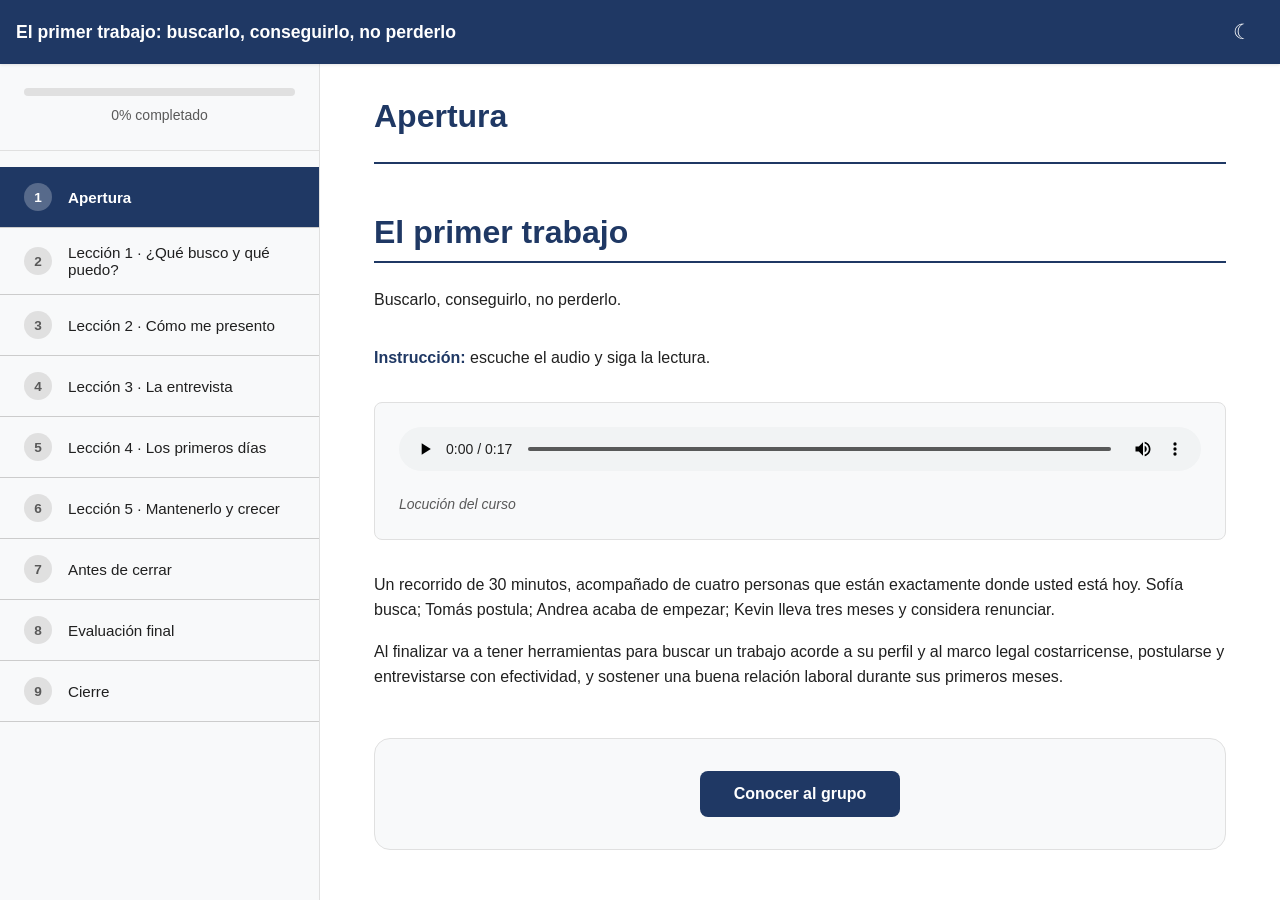
<file: el-primer-trabajo/scormdriver/index.html>
<!DOCTYPE html>
<html lang="es">
<head>
  <meta charset="UTF-8">
  <meta http-equiv="X-UA-Compatible" content="IE=edge">
  <meta name="viewport" content="width=device-width, initial-scale=1.0, viewport-fit=cover">
  <title>Curso Aacrom</title>

  <style>
    /* Loader minimal antes de cargar el contenido */
    html, body {
      margin: 0;
      padding: 0;
      height: 100%;
      overflow: hidden;
      font-family: -apple-system, BlinkMacSystemFont, "Segoe UI", Roboto, sans-serif;
    }
    #aacrom-loader {
      position: fixed;
      inset: 0;
      display: flex;
      align-items: center;
      justify-content: center;
      flex-direction: column;
      gap: 16px;
      background: #ffffff;
      color: #1F3864;
      z-index: 9999;
    }
    #aacrom-loader__spinner {
      width: 40px;
      height: 40px;
      border: 3px solid rgba(31, 56, 100, 0.2);
      border-top-color: #1F3864;
      border-radius: 50%;
      animation: aacrom-spin 0.8s linear infinite;
    }
    @keyframes aacrom-spin {
      to { transform: rotate(360deg); }
    }
    #aacrom-loader__text {
      font-size: 14px;
      letter-spacing: 0.5px;
    }
    #aacrom-frame {
      width: 100%;
      height: 100%;
      border: 0;
      display: block;
    }
    .aacrom-loader-hidden { display: none !important; }
  </style>

  <!-- API Wrapper SCORM (debe cargar antes del iframe) -->
  <script src="api-wrapper.js"></script>
  <script src="scormdriver.js"></script>
</head>
<body>

  <!-- Loader inicial -->
  <div id="aacrom-loader" role="status" aria-live="polite">
    <div id="aacrom-loader__spinner" aria-hidden="true"></div>
    <div id="aacrom-loader__text">Cargando curso…</div>
  </div>

  <!-- iframe que carga el contenido del curso -->
  <iframe id="aacrom-frame"
          src="../content/index.html"
          title="Contenido del curso"
          allow="autoplay; fullscreen"
          onload="AacromDriver.handleContentLoaded()"></iframe>

  <script>
    // Inicializar SCORM al cargar la página
    document.addEventListener('DOMContentLoaded', function () {
      AacromDriver.start();
    });
  </script>

</body>
</html>
</file>
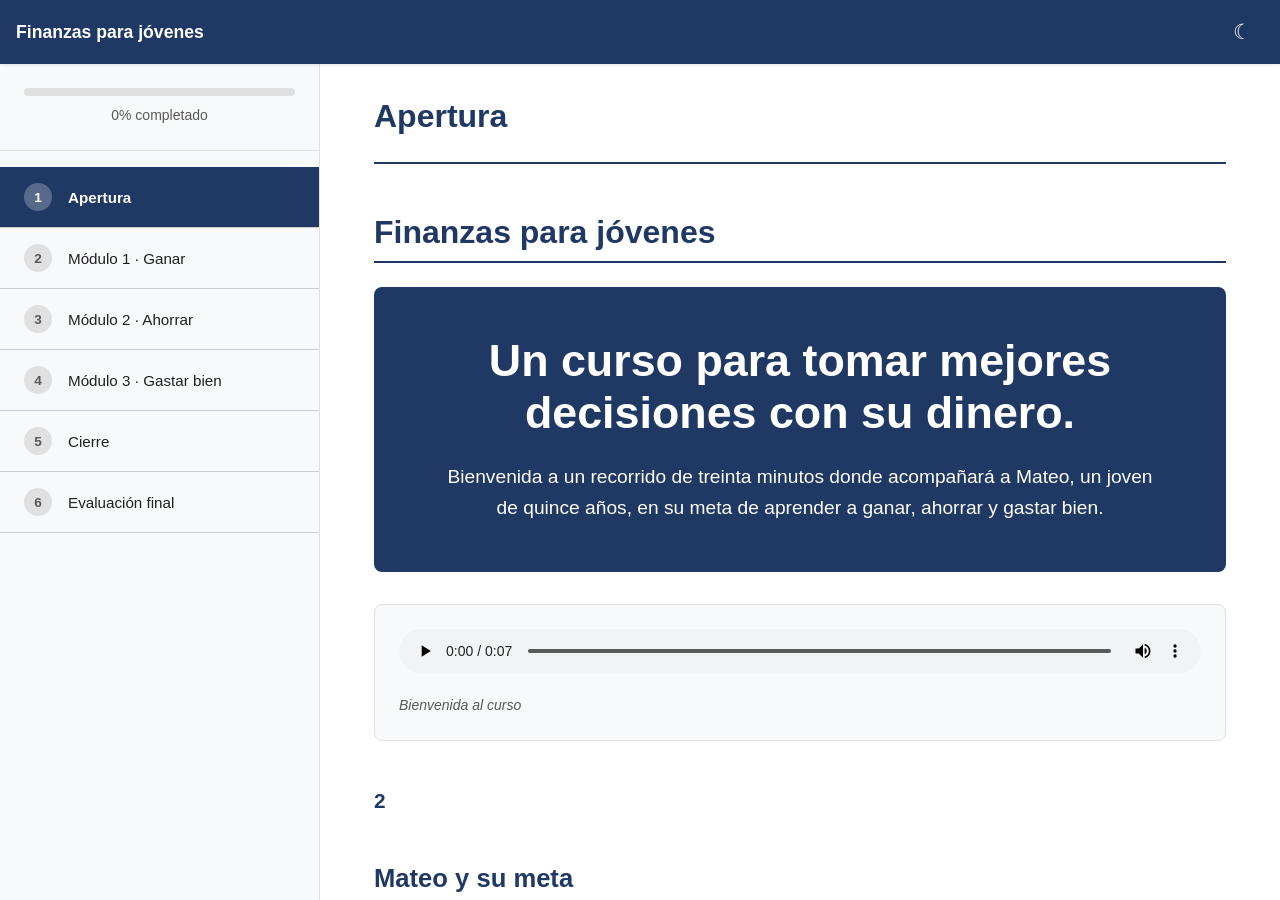
<file: finanzas-jovenes/content/index.html>
<!DOCTYPE html>
<html lang="es">
<head>
<script>
/* __COURSE_JSON_EMBEDDED__ · permite correr con file:// (doble-click) sin servidor */
window.__COURSE_JSON_EMBEDDED__ = {
  "version": "1.0",
  "metadata": {
    "id": "aacrom-finanzas-jovenes-001",
    "title": "Finanzas para jóvenes",
    "subtitle": "Ganar, ahorrar, gastar bien",
    "client": "Aacrom · Línea Educativa Adolescentes",
    "duration": "30 min",
    "language": "es",
    "createdAt": "2026-06-12T00:00:00Z",
    "aacromVersion": "1.0-3.6"
  },
  "theme": {
    "primaryColor": "#1F3864",
    "accentColor": "#C9A227",
    "accentContrast": "auto",
    "backgroundColor": "#FFFFFF",
    "textColor": "#1A1A1A",
    "fontFamily": "Lato",
    "cornerStyle": "rounded"
  },
  "settings": {
    "navigation": "sidebar",
    "showProgress": true,
    "showLessonCount": true,
    "completionMode": "all-blocks-viewed",
    "passingScore": 70
  },
  "lessons": [
    {
      "id": "lesson-apertura",
      "type": "blocks",
      "title": "Apertura",
      "blocks": [
        {
          "id": "h-001",
          "type": "text-heading",
          "data": {
            "level": 1,
            "text": "Finanzas para jóvenes"
          }
        },
        {
          "id": "imp-002",
          "type": "impact-statement",
          "data": {
            "variant": "b",
            "heading": "<p>Un curso para tomar mejores decisiones con su dinero.</p>",
            "paragraph": "<p>Bienvenida a un recorrido de treinta minutos donde acompañará a Mateo, un joven de quince años, en su meta de aprender a ganar, ahorrar y gastar bien.</p>"
          }
        },
        {
          "id": "aud-003",
          "type": "multimedia-audio",
          "data": {
            "src": "assets/audio/audio_pantalla_01.mp3",
            "caption": "Bienvenida al curso"
          }
        },
        {
          "id": "ds-004",
          "type": "divider-section",
          "data": {
            "title": "2",
            "subtitle": "",
            "style": "minimal"
          }
        },
        {
          "id": "h-005",
          "type": "text-heading",
          "data": {
            "level": 2,
            "text": "Mateo y su meta"
          }
        },
        {
          "id": "img-006",
          "type": "multimedia-image",
          "data": {
            "src": "assets/images/imagen_01.jpeg",
            "alt": "Mateo en su escritorio soñando con un celular nuevo, con alcancía, calculadora y cuaderno de cálculos"
          }
        },
        {
          "id": "aud-007",
          "type": "multimedia-audio",
          "data": {
            "src": "assets/audio/audio_pantalla_02.mp3",
            "caption": "▶ Reproduzca el audio para continuar con la explicación"
          }
        },
        {
          "id": "p-008",
          "type": "text-paragraph",
          "data": {
            "text": "<p>Le presentamos a <strong>Mateo</strong>, un estudiante de quince años con una meta clara: comprarse un celular nuevo. No tiene casi ahorros, y acostumbra a gastar su mesada mes a mes. Pero se ha propuesto lograr esta meta por su propia cuenta.</p><p>¿Quiere saber cómo hará Mateo? Continúe para conocer cómo él va a aprender a <strong>ganar</strong>, <strong>ahorrar</strong> y <strong>gastar mejor</strong> para alcanzar su meta. Todo esto lo podrá aplicar en su realidad personal.</p>"
          }
        },
        {
          "id": "ds-009",
          "type": "divider-section",
          "data": {
            "title": "3",
            "subtitle": "",
            "style": "minimal"
          }
        },
        {
          "id": "h-010",
          "type": "text-heading",
          "data": {
            "level": 2,
            "text": "Objetivos del curso"
          }
        },
        {
          "id": "aud-011",
          "type": "multimedia-audio",
          "data": {
            "src": "assets/audio/audio_pantalla_03.mp3",
            "caption": "▶ Reproduzca el audio para continuar con la explicación"
          }
        },
        {
          "id": "p-012",
          "type": "text-paragraph",
          "data": {
            "text": "<p>Al finalizar este curso, usted podrá:</p>"
          }
        },
        {
          "id": "list-013",
          "type": "text-list",
          "data": {
            "listType": "bullet",
            "items": [
              "Reconocer formas legítimas de generar ingresos a su edad.",
              "Fijarse metas de ahorro y cumplirlas paso a paso.",
              "Tomar decisiones de gasto informadas, diferenciando necesidades de deseos."
            ]
          }
        },
        {
          "id": "cont-014",
          "type": "divider-continue",
          "data": {
            "buttonText": "Comenzar el Módulo 1"
          }
        }
      ]
    },
    {
      "id": "lesson-modulo-1",
      "type": "blocks",
      "title": "Módulo 1 · Ganar",
      "blocks": [
        {
          "id": "h-015",
          "type": "text-heading",
          "data": {
            "level": 1,
            "text": "Módulo 1 · Ganar"
          }
        },
        {
          "id": "p-016",
          "type": "text-paragraph",
          "data": {
            "text": "<p>En este módulo conocerá cómo Mateo descubre que su mesada no alcanza y empieza a generar sus propios ingresos.</p>"
          }
        },
        {
          "id": "ds-017",
          "type": "divider-section",
          "data": {
            "title": "4",
            "subtitle": "",
            "style": "minimal"
          }
        },
        {
          "id": "h-018",
          "type": "text-heading",
          "data": {
            "level": 2,
            "text": "Mateo hace cuentas"
          }
        },
        {
          "id": "img-019",
          "type": "multimedia-image",
          "data": {
            "src": "assets/images/imagen_02.jpeg",
            "alt": "Historieta de Mateo calculando si la mesada le alcanza para el celular"
          }
        },
        {
          "id": "aud-020",
          "type": "multimedia-audio",
          "data": {
            "src": "assets/audio/audio_pantalla_04.mp3",
            "caption": "Siga la historieta mientras escucha la narración"
          }
        },
        {
          "id": "ds-021",
          "type": "divider-section",
          "data": {
            "title": "5",
            "subtitle": "",
            "style": "minimal"
          }
        },
        {
          "id": "h-022",
          "type": "text-heading",
          "data": {
            "level": 2,
            "text": "Formas de generar ingresos a su edad"
          }
        },
        {
          "id": "p-023",
          "type": "text-paragraph",
          "data": {
            "text": "<p>A su edad existen varias formas legítimas de generar ingresos. Despliegue cada opción para conocerlas.</p>"
          }
        },
        {
          "id": "acc-024",
          "type": "interactive-accordion",
          "data": {
            "allowMultiple": false,
            "items": [
              {
                "id": "acc-vender",
                "title": "1. Vender lo que ya no usa",
                "content": "<p>Ropa, juegos, libros, artículos electrónicos en buen estado. Lo que ya no le sirve puede tener valor para otra persona. Plataformas locales, ferias, redes sociales o de boca en boca son opciones para vender.</p>"
              },
              {
                "id": "acc-servicios",
                "title": "2. Ofrecer servicios pequeños",
                "content": "<p>Pasear perros, regar plantas, cuidar mascotas mientras los vecinos viajan, ayudar con la limpieza, hacer mandados. Tareas concretas con clientes cercanos y de confianza.</p>"
              },
              {
                "id": "acc-repaso",
                "title": "3. Dar repaso a personas menores",
                "content": "<p>Si va bien en alguna materia, puede dar repaso a niños o niñas de menor edad. Una hora de repaso vale entre tres mil y cinco mil colones, dependiendo del nivel.</p>"
              },
              {
                "id": "acc-talentos",
                "title": "4. Aprovechar talentos creativos",
                "content": "<p>Diseño de invitaciones, edición de fotos, manualidades, repostería, contenido digital. Si tiene una habilidad que otras personas valoran, puede convertirla en ingreso.</p>"
              },
              {
                "id": "acc-emprender",
                "title": "5. Emprender en pequeño",
                "content": "<p>Vender productos sencillos: dulces, accesorios, agua fría en eventos. Empiece con poca inversión, valide que se vende, y reinvierta lo que gane.</p>"
              }
            ]
          }
        },
        {
          "id": "ds-025",
          "type": "divider-section",
          "data": {
            "title": "6",
            "subtitle": "",
            "style": "minimal"
          }
        },
        {
          "id": "h-026",
          "type": "text-heading",
          "data": {
            "level": 2,
            "text": "Mateo arranca a generar ingresos"
          }
        },
        {
          "id": "aud-027",
          "type": "multimedia-audio",
          "data": {
            "src": "assets/audio/audio_pantalla_06.mp3",
            "caption": "▶ Reproduzca el audio para continuar con la explicación"
          }
        },
        {
          "id": "proc-028",
          "type": "interactive-process",
          "data": {
            "steps": [
              {
                "id": "p6-paso-1",
                "title": "Paso 1: Vender lo que ya no usa",
                "description": "<p>Mateo revisa su cuarto y separa lo que ya no usa: dos videojuegos, una bicicleta vieja, ropa y zapatos que ya no le quedan.</p>",
                "media": {
                  "type": "image",
                  "src": "assets/images/imagen_03.jpeg",
                  "alt": "Mateo organizando ropa y artículos para vender"
                }
              },
              {
                "id": "p6-paso-2",
                "title": "Paso 2: Pasear al perro",
                "description": "<p>Les ofrece a sus vecinos pasear al perro tres veces por semana, a cambio de un pago acordado.</p>",
                "media": {
                  "type": "image",
                  "src": "assets/images/imagen_04.jpeg",
                  "alt": "Mateo paseando un perro y recibiendo dinero de un vecino"
                }
              },
              {
                "id": "p6-paso-3",
                "title": "Paso 3: Dar repaso",
                "description": "<p>Le propone a un primo menor darle repaso de matemática los sábados.</p>",
                "media": {
                  "type": "image",
                  "src": "assets/images/imagen_05.jpeg",
                  "alt": "Mateo dando repaso de matemática a un primo menor"
                }
              },
              {
                "id": "p6-paso-4",
                "title": "Resultado",
                "description": "<p>Con la venta de los artículos juntó <strong>₡25.000</strong>, y con los trabajos pequeños está generando <strong>₡15.000</strong> extra. <strong>En total: ₡40.000 en dos semanas.</strong> No es la solución completa, pero es el primer paso real.</p>"
              }
            ]
          }
        },
        {
          "id": "ds-029",
          "type": "divider-section",
          "data": {
            "title": "7",
            "subtitle": "",
            "style": "minimal"
          }
        },
        {
          "id": "h-030",
          "type": "text-heading",
          "data": {
            "level": 2,
            "text": "El esfuerzo tiene valor"
          }
        },
        {
          "id": "aud-031",
          "type": "multimedia-audio",
          "data": {
            "src": "assets/audio/audio_pantalla_07.mp3",
            "caption": "▶ Reproduzca el audio para continuar con la explicación"
          }
        },
        {
          "id": "imp-032",
          "type": "impact-statement",
          "data": {
            "variant": "note",
            "heading": "<p>Cada billete representa horas reales de su tiempo.</p>",
            "paragraph": "<p>Una hora paseando al perro, una hora dando repaso. Esto cambia su forma de mirar el dinero: ya no es algo que aparece, <strong>es algo que se gana</strong>. Y cuando algo se gana con esfuerzo, se piensa dos veces antes de gastarlo. Este es un cambio importante para toda la vida.</p>"
          }
        },
        {
          "id": "ds-033",
          "type": "divider-section",
          "data": {
            "title": "8",
            "subtitle": "",
            "style": "minimal"
          }
        },
        {
          "id": "h-034",
          "type": "text-heading",
          "data": {
            "level": 2,
            "text": "Cierre del Módulo 1"
          }
        },
        {
          "id": "p-035",
          "type": "text-paragraph",
          "data": {
            "text": "<p>Ha finalizado el primer módulo. Le invitamos ahora a realizar una práctica. Responda a continuación lo que se le solicita.</p>"
          }
        },
        {
          "id": "ds-036",
          "type": "divider-section",
          "data": {
            "title": "9",
            "subtitle": "",
            "style": "minimal"
          }
        },
        {
          "id": "kc-9a",
          "type": "knowledge-check",
          "data": {
            "type": "multiple-choice",
            "question": "<p><strong>Pregunta 1.</strong> Mateo paseaba al perro de un vecino tres veces por semana a cambio de un pago. ¿Cuál de las siguientes describe mejor lo que está haciendo?</p>",
            "answers": [
              {
                "id": "a",
                "text": "Generando un ingreso con un servicio.",
                "correct": true
              },
              {
                "id": "b",
                "text": "Gastando su mesada.",
                "correct": false
              },
              {
                "id": "c",
                "text": "Pidiendo dinero prestado.",
                "correct": false
              }
            ],
            "feedback": {
              "correct": "Correcto. Mateo ofrece un servicio (pasear al perro) y a cambio recibe un pago: eso es generar un ingreso.",
              "incorrect": "Repase el caso: Mateo realiza un servicio y a cambio recibe un pago acordado. Eso es generar un ingreso."
            },
            "allowRetake": true
          }
        },
        {
          "id": "kc-9b",
          "type": "knowledge-check",
          "data": {
            "type": "multiple-choice",
            "question": "<p><strong>Pregunta 2.</strong> ¿Cuál de estas frases representa mejor el aprendizaje del módulo?</p>",
            "answers": [
              {
                "id": "a",
                "text": "El dinero llega solo si uno tiene paciencia.",
                "correct": false
              },
              {
                "id": "b",
                "text": "La mesada siempre alcanza si se sabe administrar.",
                "correct": false
              },
              {
                "id": "c",
                "text": "El dinero ganado con esfuerzo cambia la forma de gastarlo.",
                "correct": true
              }
            ],
            "feedback": {
              "correct": "Exacto. Cuando el dinero representa horas reales de su esfuerzo, se piensa dos veces antes de gastarlo.",
              "incorrect": "Revise la pantalla 7: el dinero que se gana con esfuerzo se valora distinto al que llega gratis."
            },
            "allowRetake": true
          }
        },
        {
          "id": "kc-9c",
          "type": "knowledge-check",
          "data": {
            "type": "multiple-choice",
            "question": "<p><strong>Pregunta 3.</strong> ¿Cuál de estas opciones sería una forma adecuada y responsable de generar ingresos siendo una persona joven?</p>",
            "answers": [
              {
                "id": "a",
                "text": "Dejar los estudios para trabajar más horas.",
                "correct": false
              },
              {
                "id": "b",
                "text": "Realizar actividades seguras y compatibles con los estudios.",
                "correct": true
              },
              {
                "id": "c",
                "text": "Pedir adelantos de mesada para gastar antes.",
                "correct": false
              }
            ],
            "feedback": {
              "correct": "Correcto. A su edad, generar ingresos debe complementar los estudios, nunca reemplazarlos.",
              "incorrect": "La opción adecuada es la que cuida los estudios y la seguridad: actividades compatibles con su edad."
            },
            "allowRetake": true
          }
        },
        {
          "id": "cont-037",
          "type": "divider-continue",
          "data": {
            "buttonText": "Continuar al Módulo 2"
          }
        }
      ]
    },
    {
      "id": "lesson-modulo-2",
      "type": "blocks",
      "title": "Módulo 2 · Ahorrar",
      "blocks": [
        {
          "id": "h-038",
          "type": "text-heading",
          "data": {
            "level": 1,
            "text": "Módulo 2 · Ahorrar"
          }
        },
        {
          "id": "p-039",
          "type": "text-paragraph",
          "data": {
            "text": "<p>Generar ingresos es solo la primera parte. Lo más difícil viene después: aprender a no gastarlo todo.</p>"
          }
        },
        {
          "id": "ds-040",
          "type": "divider-section",
          "data": {
            "title": "10",
            "subtitle": "",
            "style": "minimal"
          }
        },
        {
          "id": "h-041",
          "type": "text-heading",
          "data": {
            "level": 2,
            "text": "El dinero se le escurre"
          }
        },
        {
          "id": "img-042",
          "type": "multimedia-image",
          "data": {
            "src": "assets/images/imagen_06.jpeg",
            "alt": "Historieta de cuatro viñetas: cómo el dinero se le escurrió a Mateo en gastos pequeños"
          }
        },
        {
          "id": "aud-043",
          "type": "multimedia-audio",
          "data": {
            "src": "assets/audio/audio_pantalla_10.mp3",
            "caption": "▶ Reproduzca el audio para continuar con la explicación"
          }
        },
        {
          "id": "imp-044",
          "type": "impact-statement",
          "data": {
            "variant": "b",
            "heading": "<p>El problema no es ganar poco.</p>",
            "paragraph": "<p><strong>Es no ahorrar.</strong></p>"
          }
        },
        {
          "id": "ds-045",
          "type": "divider-section",
          "data": {
            "title": "11",
            "subtitle": "",
            "style": "minimal"
          }
        },
        {
          "id": "h-046",
          "type": "text-heading",
          "data": {
            "level": 2,
            "text": "¿Por qué ahorrar?"
          }
        },
        {
          "id": "p-047",
          "type": "text-paragraph",
          "data": {
            "text": "<p>Voltee cada tarjeta para conocer las cuatro razones para ahorrar.</p>"
          }
        },
        {
          "id": "fc-048",
          "type": "interactive-flashcards",
          "data": {
            "variant": "stack",
            "items": [
              {
                "id": "fc-meta",
                "front": {
                  "type": "text",
                  "text": "<p><strong>1. Cumplir metas</strong></p>"
                },
                "back": {
                  "text": "<p>Sin ahorro, sus metas serán difíciles de alcanzar. Con ahorro, las convierte en realidad paso a paso.</p>"
                }
              },
              {
                "id": "fc-escudo",
                "front": {
                  "type": "text",
                  "text": "<p><strong>2. Tener un colchón</strong></p>"
                },
                "back": {
                  "text": "<p>Los imprevistos llegan: una emergencia, una oportunidad, un gasto inesperado. Tener ahorro le da margen para responder sin angustia.</p>"
                }
              },
              {
                "id": "fc-llave",
                "front": {
                  "type": "text",
                  "text": "<p><strong>3. Abrir oportunidades</strong></p>"
                },
                "back": {
                  "text": "<p>El ahorro le permite decir sí cuando aparezca una oportunidad: un curso, un viaje, una inversión pequeña, un negocio. Sin ahorro, las oportunidades pasan de largo.</p>"
                }
              },
              {
                "id": "fc-habito",
                "front": {
                  "type": "text",
                  "text": "<p><strong>4. Formar el hábito</strong></p>"
                },
                "back": {
                  "text": "<p>Ahorrar es un hábito que se entrena. Cuanto antes lo empiece, más fácil le será mantenerlo durante toda la vida.</p>"
                }
              }
            ]
          }
        },
        {
          "id": "ds-049",
          "type": "divider-section",
          "data": {
            "title": "12",
            "subtitle": "",
            "style": "minimal"
          }
        },
        {
          "id": "h-050",
          "type": "text-heading",
          "data": {
            "level": 2,
            "text": "¿Cómo fijar una meta de ahorro?"
          }
        },
        {
          "id": "aud-051",
          "type": "multimedia-audio",
          "data": {
            "src": "assets/audio/audio_pantalla_12.mp3",
            "caption": "▶ Reproduzca el audio para continuar con la explicación"
          }
        },
        {
          "id": "p-052",
          "type": "text-paragraph",
          "data": {
            "text": "<p>Ahorrar al azar no funciona. Para que funcione, hace falta un <strong>método sencillo de cuatro pasos</strong>:</p>"
          }
        },
        {
          "id": "proc-053",
          "type": "interactive-process",
          "data": {
            "steps": [
              {
                "id": "p12-1",
                "title": "Paso 1: Defina la meta",
                "description": "<p>Defina <strong>exactamente qué quiere</strong>. Sin meta concreta, no hay ahorro posible.</p>"
              },
              {
                "id": "p12-2",
                "title": "Paso 2: Averigüe el precio real",
                "description": "<p>No se quede con el precio que imagina. Investigue varias opciones y conozca el precio real del mercado.</p>"
              },
              {
                "id": "p12-3",
                "title": "Paso 3: Fije un plazo realista",
                "description": "<p>¿En cuánto tiempo lo quiere lograr? Un plazo realista mantiene la motivación sin frustración.</p>"
              },
              {
                "id": "p12-4",
                "title": "Paso 4: Calcule cuánto apartar",
                "description": "<p>Divida el precio entre los meses del plazo. Eso es lo que tiene que apartar de cada ingreso, sin falta.</p>"
              }
            ]
          }
        },
        {
          "id": "imp-054",
          "type": "impact-statement",
          "data": {
            "variant": "note",
            "heading": "<p>Regla de oro</p>",
            "paragraph": "<p>Aparte el ahorro <strong>apenas reciba el dinero</strong>, antes de gastar nada. Si lo deja para el final, no va a quedar nada.</p>"
          }
        },
        {
          "id": "ds-055",
          "type": "divider-section",
          "data": {
            "title": "13",
            "subtitle": "",
            "style": "minimal"
          }
        },
        {
          "id": "h-056",
          "type": "text-heading",
          "data": {
            "level": 2,
            "text": "Mateo arma su meta"
          }
        },
        {
          "id": "img-057",
          "type": "multimedia-image",
          "data": {
            "src": "assets/images/imagen_07.jpeg",
            "alt": "Libreta de Mateo con su plan de ahorro: meta celular, precio ₡250.000, plazo 5 meses, ingreso ₡60.000, ahorro ₡50.000 por mes"
          }
        },
        {
          "id": "aud-058",
          "type": "multimedia-audio",
          "data": {
            "src": "assets/audio/audio_pantalla_13.mp3",
            "caption": "▶ Reproduzca el audio para continuar con la explicación"
          }
        },
        {
          "id": "p-059",
          "type": "text-paragraph",
          "data": {
            "text": "<p>Mateo agarra una libreta y hace los cálculos para aplicar el método de los cuatro pasos. Sabe que de ahora en adelante apartará esa suma en un sobre separado apenas le pagan.</p>"
          }
        },
        {
          "id": "imp-060",
          "type": "impact-statement",
          "data": {
            "variant": "b",
            "heading": "<p>Antes era una intención. Ahora es un plan.</p>",
            "paragraph": "<p>Mateo sabe exactamente cuánto, cuándo y cómo.</p>"
          }
        },
        {
          "id": "ds-061",
          "type": "divider-section",
          "data": {
            "title": "14",
            "subtitle": "",
            "style": "minimal"
          }
        },
        {
          "id": "h-062",
          "type": "text-heading",
          "data": {
            "level": 2,
            "text": "Cierre del Módulo 2"
          }
        },
        {
          "id": "p-063",
          "type": "text-paragraph",
          "data": {
            "text": "<p>Llegamos al final del segundo módulo. Responda algunas preguntas para finalizar y continuar al siguiente módulo.</p>"
          }
        },
        {
          "id": "ds-064",
          "type": "divider-section",
          "data": {
            "title": "15",
            "subtitle": "",
            "style": "minimal"
          }
        },
        {
          "id": "kc-15",
          "type": "knowledge-check",
          "data": {
            "type": "multiple-response",
            "question": "<p><strong>Pregunta.</strong> Mateo se propone ahorrar para su celular. ¿Cuáles de las siguientes prácticas le ayudan? Seleccione todas las que correspondan.</p>",
            "answers": [
              {
                "id": "a",
                "text": "Apartar el ahorro apenas recibe el dinero, antes de gastar.",
                "correct": true
              },
              {
                "id": "b",
                "text": "Esperar hasta fin de mes a ver cuánto le sobra y ahorrar eso.",
                "correct": false
              },
              {
                "id": "c",
                "text": "Definir una meta concreta con precio real y plazo.",
                "correct": true
              },
              {
                "id": "d",
                "text": "Guardar todo en el mismo lugar donde gasta a diario.",
                "correct": false
              },
              {
                "id": "e",
                "text": "Calcular cuánto debe apartar por mes para llegar a la meta.",
                "correct": true
              }
            ],
            "feedback": {
              "correct": "Excelente. Estas son las tres prácticas clave: apartar primero, definir meta concreta y calcular el monto mensual.",
              "incorrect": "Revise las pantallas 12 y 13: la clave es apartar primero, tener una meta concreta y calcular cuánto necesita por mes."
            },
            "allowRetake": true
          }
        },
        {
          "id": "cont-065",
          "type": "divider-continue",
          "data": {
            "buttonText": "Continuar al Módulo 3"
          }
        }
      ]
    },
    {
      "id": "lesson-modulo-3",
      "type": "blocks",
      "title": "Módulo 3 · Gastar bien",
      "blocks": [
        {
          "id": "h-066",
          "type": "text-heading",
          "data": {
            "level": 1,
            "text": "Módulo 3 · Gastar bien"
          }
        },
        {
          "id": "p-067",
          "type": "text-paragraph",
          "data": {
            "text": "<p>Generar ingresos y ahorrar no sirve de nada si las decisiones de gasto no se cuidan. Este módulo le ayuda a comprar mejor.</p>"
          }
        },
        {
          "id": "ds-068",
          "type": "divider-section",
          "data": {
            "title": "16",
            "subtitle": "",
            "style": "minimal"
          }
        },
        {
          "id": "h-069",
          "type": "text-heading",
          "data": {
            "level": 2,
            "text": "La tentación de Mateo"
          }
        },
        {
          "id": "img-070",
          "type": "multimedia-image",
          "data": {
            "src": "assets/images/imagen_08.jpeg",
            "alt": "Mateo afuera de una tienda mirando una vitrina con audífonos inalámbricos en oferta"
          }
        },
        {
          "id": "aud-071",
          "type": "multimedia-audio",
          "data": {
            "src": "assets/audio/audio_pantalla_16.mp3",
            "caption": "▶ Reproduzca el audio para continuar con la explicación"
          }
        },
        {
          "id": "imp-072",
          "type": "impact-statement",
          "data": {
            "variant": "b",
            "heading": "<p>Una decisión equivocada</p>",
            "paragraph": "<p>puede borrar <strong>dos meses de esfuerzo</strong>.</p>"
          }
        },
        {
          "id": "ds-073",
          "type": "divider-section",
          "data": {
            "title": "17",
            "subtitle": "",
            "style": "minimal"
          }
        },
        {
          "id": "h-074",
          "type": "text-heading",
          "data": {
            "level": 2,
            "text": "Necesidad o deseo"
          }
        },
        {
          "id": "sort-075",
          "type": "interactive-sorting",
          "data": {
            "instructions": "<p>Analice los siguientes textos. Identifique si son necesidades o deseos y arrástrelos a la categoría que corresponde.</p>",
            "categories": [
              {
                "id": "necesidad",
                "label": "Necesidad"
              },
              {
                "id": "deseo",
                "label": "Deseo"
              }
            ],
            "items": [
              {
                "id": "i1",
                "text": "Pagar el almuerzo del colegio.",
                "correctCategory": "necesidad"
              },
              {
                "id": "i2",
                "text": "Comprar los últimos audífonos inalámbricos en oferta.",
                "correctCategory": "deseo"
              },
              {
                "id": "i3",
                "text": "Útiles escolares para terminar el semestre.",
                "correctCategory": "necesidad"
              },
              {
                "id": "i4",
                "text": "Una camiseta de edición limitada que vio en redes.",
                "correctCategory": "deseo"
              },
              {
                "id": "i5",
                "text": "Pasaje del bus para ir al colegio.",
                "correctCategory": "necesidad"
              },
              {
                "id": "i6",
                "text": "El videojuego nuevo que acaba de salir.",
                "correctCategory": "deseo"
              }
            ],
            "feedback": {
              "allCorrect": "Excelente. Distingue con claridad lo que necesita de lo que solo desea. Ese es el primer filtro antes de cualquier compra.",
              "hasErrors": "Revise las clasificaciones marcadas. Una necesidad es lo que no puede dejar de cubrir; un deseo es lo que querría tener pero puede esperar."
            }
          }
        },
        {
          "id": "ds-076",
          "type": "divider-section",
          "data": {
            "title": "18",
            "subtitle": "",
            "style": "minimal"
          }
        },
        {
          "id": "h-077",
          "type": "text-heading",
          "data": {
            "level": 2,
            "text": "Antes de comprar, pregúntese"
          }
        },
        {
          "id": "aud-078",
          "type": "multimedia-audio",
          "data": {
            "src": "assets/audio/audio_pantalla_18.mp3",
            "caption": "▶ Reproduzca el audio para continuar con la explicación"
          }
        },
        {
          "id": "p-079",
          "type": "text-paragraph",
          "data": {
            "text": "<p>Antes de cualquier compra que no sea de primera necesidad, hágase estas cuatro preguntas. Si las responde con sinceridad, va a tomar mejores decisiones que la mayoría de los adultos.</p>"
          }
        },
        {
          "id": "list-080",
          "type": "text-list",
          "data": {
            "listType": "ordered",
            "items": [
              "<strong>¿Lo necesito hoy o puedo esperar?</strong> Si puede esperar 48 horas y ya no le interesa, no lo necesitaba.",
              "<strong>¿Existe una opción más barata que cumpla la misma función?</strong> Casi siempre sí.",
              "<strong>¿Esta compra afecta una meta que ya tengo?</strong> Si compromete su meta de ahorro, piénselo dos veces.",
              "<strong>¿Es decisión propia o estoy comprando por impulso, por la oferta o por presión del grupo?</strong> Las mejores compras se hacen frías, no calientes."
            ]
          }
        },
        {
          "id": "ds-081",
          "type": "divider-section",
          "data": {
            "title": "19",
            "subtitle": "",
            "style": "minimal"
          }
        },
        {
          "id": "h-082",
          "type": "text-heading",
          "data": {
            "level": 2,
            "text": "Mateo compara y decide"
          }
        },
        {
          "id": "p-083",
          "type": "text-paragraph",
          "data": {
            "text": "<p>Observe cómo hizo Mateo para elegir el celular más adecuado y hacer una compra inteligente. Mateo compara dos opciones antes de decidir.</p>"
          }
        },
        {
          "id": "tabs-084",
          "type": "interactive-tabs",
          "data": {
            "tabs": [
              {
                "id": "tab-a",
                "title": "Celular A",
                "content": "<p><strong>Precio:</strong> ₡250.000</p><p><strong>Funciones:</strong> cumple con lo que necesita: llamadas, mensajería, redes, cámara decente y batería de día completo.</p><p><strong>Qué implica para Mateo:</strong> alcanza con lo ahorrado exactamente. No quedan extras, pero la meta original se cumple.</p>"
              },
              {
                "id": "tab-b",
                "title": "Celular B",
                "content": "<p><strong>Precio:</strong> ₡350.000</p><p><strong>Funciones:</strong> mejor cámara, más memoria, marca de moda. Funciones extra que no usaría en su día a día.</p><p><strong>Qué implica para Mateo:</strong> tendría que ahorrar dos meses más o renunciar a otras metas. Las funciones extra no justifican el sobreprecio.</p>"
              }
            ]
          }
        },
        {
          "id": "imp-085",
          "type": "impact-statement",
          "data": {
            "variant": "note",
            "heading": "<p>La decisión de Mateo</p>",
            "paragraph": "<p>Elige el <strong>Celular A</strong>. Cumple su función, está dentro del plan, y le permite mantener su próxima meta intacta.</p>"
          }
        },
        {
          "id": "ds-086",
          "type": "divider-section",
          "data": {
            "title": "21",
            "subtitle": "",
            "style": "minimal"
          }
        },
        {
          "id": "kc-21",
          "type": "knowledge-check",
          "data": {
            "type": "multiple-choice",
            "question": "<p><strong>Pregunta.</strong> Mateo ya tiene ahorrado lo necesario para su celular. En el camino a comprarlo, ve unas zapatillas en oferta del 40 por ciento. Le encantan, pero no las necesita. ¿Qué decisión es la más coherente con lo aprendido?</p>",
            "answers": [
              {
                "id": "a",
                "text": "Comprar las zapatillas porque están en oferta; el celular puede esperar.",
                "correct": false
              },
              {
                "id": "b",
                "text": "Comprar ambos usando parte del ahorro y posponer el celular un mes.",
                "correct": false
              },
              {
                "id": "c",
                "text": "Mantener su plan: comprar el celular y dejar pasar las zapatillas.",
                "correct": true
              }
            ],
            "feedback": {
              "correct": "Correcto. La oferta no es razón suficiente: lo que no necesita, aunque esté barato, sigue siendo un gasto que aleja la meta.",
              "incorrect": "Una oferta no convierte un deseo en necesidad. Lo coherente es mantener el plan: comprar el celular como estaba previsto."
            },
            "allowRetake": true
          }
        },
        {
          "id": "cont-087",
          "type": "divider-continue",
          "data": {
            "buttonText": "Continuar al cierre"
          }
        }
      ]
    },
    {
      "id": "lesson-cierre",
      "type": "blocks",
      "title": "Cierre",
      "blocks": [
        {
          "id": "h-088",
          "type": "text-heading",
          "data": {
            "level": 1,
            "text": "¿Cómo le fue a Mateo?"
          }
        },
        {
          "id": "img-089",
          "type": "multimedia-image",
          "data": {
            "src": "assets/images/imagen_09.jpeg",
            "alt": "Mateo en la tienda Tecno+ con su celular nuevo, billetes en la mano y una libreta con la inscripción 'Meta cumplida'"
          }
        },
        {
          "id": "aud-090",
          "type": "multimedia-audio",
          "data": {
            "src": "assets/audio/audio_pantalla_22.mp3",
            "caption": "▶ Reproduzca el audio para continuar con la explicación"
          }
        },
        {
          "id": "p-091",
          "type": "text-paragraph",
          "data": {
            "text": "<p>Cinco meses después de empezar, Mateo entra a la tienda con el dinero en la mano. Compra su celular, el mismo que se propuso. Y le sobran quince mil colones, que son el primer ahorro para su próxima meta.</p>"
          }
        },
        {
          "id": "imp-092",
          "type": "impact-statement",
          "data": {
            "variant": "b",
            "heading": "<p>Mateo logró su celular.</p>",
            "paragraph": "<p>Lo más valioso fue lo que aprendió en el camino: <strong>generar, ahorrar y decidir su propio dinero</strong>. Y eso le va a servir el resto de su vida.</p>"
          }
        },
        {
          "id": "ds-093",
          "type": "divider-section",
          "data": {
            "title": "23",
            "subtitle": "",
            "style": "minimal"
          }
        },
        {
          "id": "h-094",
          "type": "text-heading",
          "data": {
            "level": 2,
            "text": "Antes de la evaluación final"
          }
        },
        {
          "id": "p-095",
          "type": "text-paragraph",
          "data": {
            "text": "<p>A continuación encontrará la evaluación final del curso. Son ocho preguntas que integran lo visto en los tres módulos. Tómese su tiempo y responda con calma. Para aprobar necesita un mínimo de <strong>70%</strong> de respuestas correctas.</p>"
          }
        },
        {
          "id": "cont-096",
          "type": "divider-continue",
          "data": {
            "buttonText": "Comenzar la evaluación final"
          }
        }
      ]
    },
    {
      "id": "lesson-evaluacion-final",
      "type": "quiz",
      "title": "Evaluación final",
      "config": {
        "passingScore": 70,
        "showFeedback": true,
        "allowRetake": true,
        "shuffleQuestions": false
      },
      "questions": [
        {
          "id": "q1",
          "type": "multiple-choice",
          "question": "<p><strong>1.</strong> ¿Cuál de las siguientes es una forma legítima de generar ingresos para una persona de quince años?</p>",
          "answers": [
            {
              "id": "a",
              "text": "Pedir dinero prestado a un amigo.",
              "correct": false
            },
            {
              "id": "b",
              "text": "Ofrecer un servicio como pasear perros o dar repaso.",
              "correct": true
            },
            {
              "id": "c",
              "text": "Esperar a que la mesada suba.",
              "correct": false
            }
          ],
          "feedback": {
            "correct": "Correcto. Ofrecer un servicio o vender lo que ya no usa son formas legítimas de generar ingresos a su edad.",
            "incorrect": "Repase el Módulo 1: las formas legítimas son las que generan ingreso propio, no las que dependen de otras personas."
          }
        },
        {
          "id": "q2",
          "type": "multiple-choice",
          "question": "<p><strong>2.</strong> ¿Cuál es la regla de oro del ahorro?</p>",
          "answers": [
            {
              "id": "a",
              "text": "Ahorrar al final del mes lo que sobre.",
              "correct": false
            },
            {
              "id": "b",
              "text": "Ahorrar solo cuando haya un imprevisto.",
              "correct": false
            },
            {
              "id": "c",
              "text": "Apartar el ahorro apenas reciba el dinero, antes de gastar.",
              "correct": true
            }
          ],
          "feedback": {
            "correct": "Exacto. Apartar primero garantiza que el ahorro se cumpla; dejarlo para el final casi siempre lo hace desaparecer.",
            "incorrect": "Repase la pantalla 12: la regla de oro es apartar el ahorro al recibir el dinero, no al final."
          }
        },
        {
          "id": "q3",
          "type": "multiple-choice",
          "question": "<p><strong>3.</strong> Mateo quiere comprarse un celular de ₡250.000 en cinco meses. Su ingreso mensual es de ₡60.000. ¿Cuánto debería apartar por mes?</p>",
          "answers": [
            {
              "id": "a",
              "text": "₡50.000",
              "correct": true
            },
            {
              "id": "b",
              "text": "₡25.000",
              "correct": false
            },
            {
              "id": "c",
              "text": "₡60.000",
              "correct": false
            }
          ],
          "feedback": {
            "correct": "Correcto. ₡250.000 dividido entre cinco meses son ₡50.000 mensuales, lo que le deja un margen de ₡10.000 para otros gastos.",
            "incorrect": "El cálculo es ₡250.000 entre 5 meses = ₡50.000 por mes. Repase la pantalla 13."
          }
        },
        {
          "id": "q4",
          "type": "multiple-response",
          "question": "<p><strong>4.</strong> ¿Cuáles de las siguientes son señales de que un gasto es por impulso? Seleccione todas las que correspondan.</p>",
          "answers": [
            {
              "id": "a",
              "text": "Se siente urgencia por comprar 'antes de que se acabe la oferta'.",
              "correct": true
            },
            {
              "id": "b",
              "text": "Lo planificó con anticipación y verificó el precio real.",
              "correct": false
            },
            {
              "id": "c",
              "text": "Lo compra porque sus amistades también lo tienen.",
              "correct": true
            },
            {
              "id": "d",
              "text": "No lo había pensado hasta que lo vio en la vitrina.",
              "correct": true
            }
          ],
          "feedback": {
            "correct": "Excelente. La urgencia, la presión del grupo y la compra no planificada son señales típicas de gasto por impulso.",
            "incorrect": "Una compra planificada y verificada NO es impulso. Las otras tres opciones sí lo son. Repase la pantalla 18."
          }
        },
        {
          "id": "q5",
          "type": "multiple-choice",
          "question": "<p><strong>5.</strong> ¿Cuál de estas situaciones describe mejor una <em>necesidad</em>?</p>",
          "answers": [
            {
              "id": "a",
              "text": "Comprar audífonos inalámbricos en oferta.",
              "correct": false
            },
            {
              "id": "b",
              "text": "Cambiar de celular porque salió uno nuevo.",
              "correct": false
            },
            {
              "id": "c",
              "text": "Pagar el pasaje del bus para ir al colegio.",
              "correct": true
            }
          ],
          "feedback": {
            "correct": "Correcto. Una necesidad es lo que no puede dejar de cubrir; el pasaje al colegio entra ahí.",
            "incorrect": "Una necesidad es lo que no puede dejar de cubrir. Audífonos y celular nuevo son deseos. El pasaje del bus al colegio es necesidad."
          }
        },
        {
          "id": "q6",
          "type": "multiple-response",
          "question": "<p><strong>6.</strong> ¿Cuáles de las siguientes preguntas conviene hacerse <em>antes</em> de una compra que no es de primera necesidad? Seleccione todas las que correspondan.</p>",
          "answers": [
            {
              "id": "a",
              "text": "¿Cuánto les costó a mis amistades?",
              "correct": false
            },
            {
              "id": "b",
              "text": "¿Lo necesito hoy o puedo esperar?",
              "correct": true
            },
            {
              "id": "c",
              "text": "¿Existe una opción más barata que cumpla la misma función?",
              "correct": true
            },
            {
              "id": "d",
              "text": "¿Esta compra afecta una meta que ya tengo?",
              "correct": true
            }
          ],
          "feedback": {
            "correct": "Muy bien. Las tres preguntas correctas son las que protegen sus metas y revelan si la compra es impulso o decisión propia.",
            "incorrect": "El costo para terceros no es un buen criterio: lo importante es si afecta sus metas, si lo necesita ya y si hay opción más barata."
          }
        },
        {
          "id": "q7",
          "type": "multiple-choice",
          "question": "<p><strong>7.</strong> Mateo recibe ₡60.000 al mes. Quiere ahorrar para su celular y aún así seguir teniendo algo de dinero para gastos pequeños. ¿Qué estrategia es más coherente con lo aprendido?</p>",
          "answers": [
            {
              "id": "a",
              "text": "Gastar libremente y ahorrar lo que sobre al final del mes.",
              "correct": false
            },
            {
              "id": "b",
              "text": "Apartar ₡50.000 apenas le pagan y administrar ₡10.000 para gastos del mes.",
              "correct": true
            },
            {
              "id": "c",
              "text": "Guardar todo y no gastar nada hasta lograr la meta.",
              "correct": false
            }
          ],
          "feedback": {
            "correct": "Correcto. Apartar primero y vivir con el resto es la estrategia que más respeta la regla de oro y mantiene el plan realista.",
            "incorrect": "La estrategia correcta es apartar primero el ahorro y administrar lo que queda. Ni gastar libremente ni privarse de todo funcionan a largo plazo."
          }
        },
        {
          "id": "q8",
          "type": "multiple-choice",
          "question": "<p><strong>8.</strong> ¿Cuál es el aprendizaje más importante que se lleva Mateo al final del curso?</p>",
          "answers": [
            {
              "id": "a",
              "text": "Aprendió a generar, ahorrar y decidir sobre su propio dinero.",
              "correct": true
            },
            {
              "id": "b",
              "text": "Logró comprarse el celular que quería.",
              "correct": false
            },
            {
              "id": "c",
              "text": "Descubrió que la mesada alcanza si se administra bien.",
              "correct": false
            }
          ],
          "feedback": {
            "correct": "Exacto. El celular fue solo la excusa; lo valioso es el aprendizaje que le va a servir el resto de su vida.",
            "incorrect": "Releea la pantalla 22: el celular fue el resultado visible, pero el aprendizaje más importante fue cómo manejar su propio dinero."
          }
        }
      ]
    }
  ]
};
(function(){
  var OrigXHR = window.XMLHttpRequest;
  window.XMLHttpRequest = function(){
    var xhr = new OrigXHR();
    var _open = xhr.open, _send = xhr.send, fake = false;
    xhr.open = function(m, url){
      if (typeof url === 'string' && url.indexOf('course.json') !== -1){ fake = true; return; }
      return _open.apply(xhr, arguments);
    };
    xhr.send = function(){
      if (fake){
        setTimeout(function(){
          try {
            Object.defineProperty(xhr, 'readyState', {value:4, configurable:true});
            Object.defineProperty(xhr, 'status', {value:200, configurable:true});
            Object.defineProperty(xhr, 'responseText', {value: JSON.stringify(window.__COURSE_JSON_EMBEDDED__), configurable:true});
            Object.defineProperty(xhr, 'response', {value: JSON.stringify(window.__COURSE_JSON_EMBEDDED__), configurable:true});
          } catch(e){}
          if (xhr.onreadystatechange) xhr.onreadystatechange();
          if (xhr.onload) xhr.onload();
        }, 5);
        return;
      }
      return _send.apply(xhr, arguments);
    };
    return xhr;
  };
  // También interceptar fetch por si acaso
  var OrigFetch = window.fetch;
  if (OrigFetch){
    window.fetch = function(url, opts){
      if (typeof url === 'string' && url.indexOf('course.json') !== -1){
        return Promise.resolve(new Response(JSON.stringify(window.__COURSE_JSON_EMBEDDED__), {status:200, headers:{'Content-Type':'application/json'}}));
      }
      return OrigFetch.apply(this, arguments);
    };
  }
})();
</script>

  <meta charset="UTF-8">
  <meta http-equiv="X-UA-Compatible" content="IE=edge">
  <meta name="viewport" content="width=device-width, initial-scale=1.0, viewport-fit=cover">
  <title>Curso Aacrom</title>

  <!-- Tema dinámico (se inyecta por aacrom-runtime.js al inicializar) -->
  <style id="aacrom-theme-overrides"></style>

  <!-- Estilos base de la plantilla -->
  <link rel="stylesheet" href="lib/aacrom-runtime.css">

</head>
<body>

  <!-- Contenedor principal del curso -->
  <div id="aacrom-app" class="aacrom-app" data-theme="light">

    <!-- Header del curso -->
    <header id="aacrom-header" class="aacrom-header" role="banner">
      <button id="aacrom-sidebar-toggle"
              class="aacrom-header__toggle"
              type="button"
              aria-label="Abrir menú de lecciones"
              aria-expanded="false"
              aria-controls="aacrom-sidebar">
        <span class="aacrom-header__toggle-icon" aria-hidden="true">☰</span>
      </button>

      <h1 id="aacrom-course-title" class="aacrom-header__title">Cargando…</h1>

      <button id="aacrom-theme-toggle"
              class="aacrom-header__theme-toggle"
              type="button"
              aria-label="Cambiar entre modo claro y oscuro">
        <span class="aacrom-header__theme-icon aacrom-header__theme-icon--light" aria-hidden="true">☀</span>
        <span class="aacrom-header__theme-icon aacrom-header__theme-icon--dark" aria-hidden="true">☾</span>
      </button>
    </header>

    <!-- Estructura principal: sidebar + contenido -->
    <div class="aacrom-main">

      <!-- Sidebar con lista de lecciones -->
      <aside id="aacrom-sidebar" class="aacrom-sidebar" aria-label="Navegación del curso">
        <div class="aacrom-sidebar__progress" id="aacrom-progress-container">
          <div class="aacrom-progress">
            <div class="aacrom-progress__bar" id="aacrom-progress-bar" style="width: 0%"></div>
          </div>
          <div class="aacrom-progress__label" id="aacrom-progress-label">0% completado</div>
        </div>

        <nav class="aacrom-sidebar__nav" aria-label="Lecciones">
          <ul id="aacrom-lesson-list" class="aacrom-lesson-list">
            <!-- Las lecciones se insertan dinámicamente aquí -->
          </ul>
        </nav>
      </aside>

      <!-- Área de contenido de la lección actual -->
      <main id="aacrom-content" class="aacrom-content" role="main" tabindex="-1">
        <div id="aacrom-lesson-container" class="aacrom-lesson-container">
          <!-- Los bloques de la lección actual se insertan aquí -->
        </div>

        <!-- Navegación inferior entre lecciones -->
        <nav class="aacrom-lesson-nav" aria-label="Navegación entre lecciones">
          <button id="aacrom-prev-lesson"
                  type="button"
                  class="aacrom-btn aacrom-btn--secondary aacrom-lesson-nav__btn aacrom-lesson-nav__btn--prev"
                  disabled>
            ← Anterior
          </button>
          <button id="aacrom-next-lesson"
                  type="button"
                  class="aacrom-btn aacrom-btn--primary aacrom-lesson-nav__btn aacrom-lesson-nav__btn--next">
            Siguiente →
          </button>
        </nav>
      </main>

    </div>

    <!-- Mensaje de error (oculto por defecto) -->
    <div id="aacrom-error" class="aacrom-error aacrom-error--hidden" role="alert">
      <h2 class="aacrom-error__title">Error al cargar el curso</h2>
      <p id="aacrom-error__message" class="aacrom-error__message"></p>
    </div>

  </div>

  <!-- Runtime de la plantilla -->
  <script src="lib/aacrom-runtime.js"></script>

  <!-- Componentes (sub-etapa 3.2: 4 componentes mínimos) -->
  <script src="lib/components/text-heading.js"></script>
  <script src="lib/components/text-paragraph.js"></script>
  <script src="lib/components/multimedia-image.js"></script>
  <script src="lib/components/divider-continue.js"></script>

  <!-- Componentes (sub-etapa 3.3: multimedia y quiz) -->
  <script src="lib/components/multimedia-audio.js"></script>
  <script src="lib/components/multimedia-video.js"></script>
  <script src="lib/components/quiz-engine.js"></script>

  <!-- Componentes (sub-etapa 3.4: imagen etiquetada y bloque externo) -->
  <script src="lib/components/interactive-labeled-graphic.js"></script>
  <script src="lib/components/external-block.js"></script>

  <!-- Componentes (sub-etapa 3.5: interactivos medios) -->
  <script src="lib/components/interactive-accordion.js"></script>
  <script src="lib/components/interactive-tabs.js"></script>
  <script src="lib/components/interactive-flashcards.js"></script>
  <script src="lib/components/interactive-process.js"></script>
  <script src="lib/components/interactive-timeline.js"></script>
  <script src="lib/components/impact-statement.js"></script>
  <script src="lib/components/knowledge-check.js"></script>
  <script src="lib/components/divider-section.js"></script>

  <!-- Componentes (sub-etapa 3.6: prioridad baja) -->
  <script src="lib/components/text-list.js"></script>
  <script src="lib/components/text-table.js"></script>
  <script src="lib/components/interactive-buttons.js"></script>
  <script src="lib/components/interactive-sorting.js"></script>
  <script src="lib/components/interactive-scenario.js"></script>
  <script src="lib/components/multimedia-gallery.js"></script>
  <script src="lib/components/multimedia-attachment.js"></script>
  <script src="lib/components/multimedia-embed.js"></script>
  <script src="lib/components/chart.js"></script>

  <script>
    // Iniciar el runtime cuando el DOM esté listo
    document.addEventListener('DOMContentLoaded', function () {
      AacromRuntime.init({
        courseUrl: 'course.json'
      });
    });
  </script>

</body>
</html>
</file>
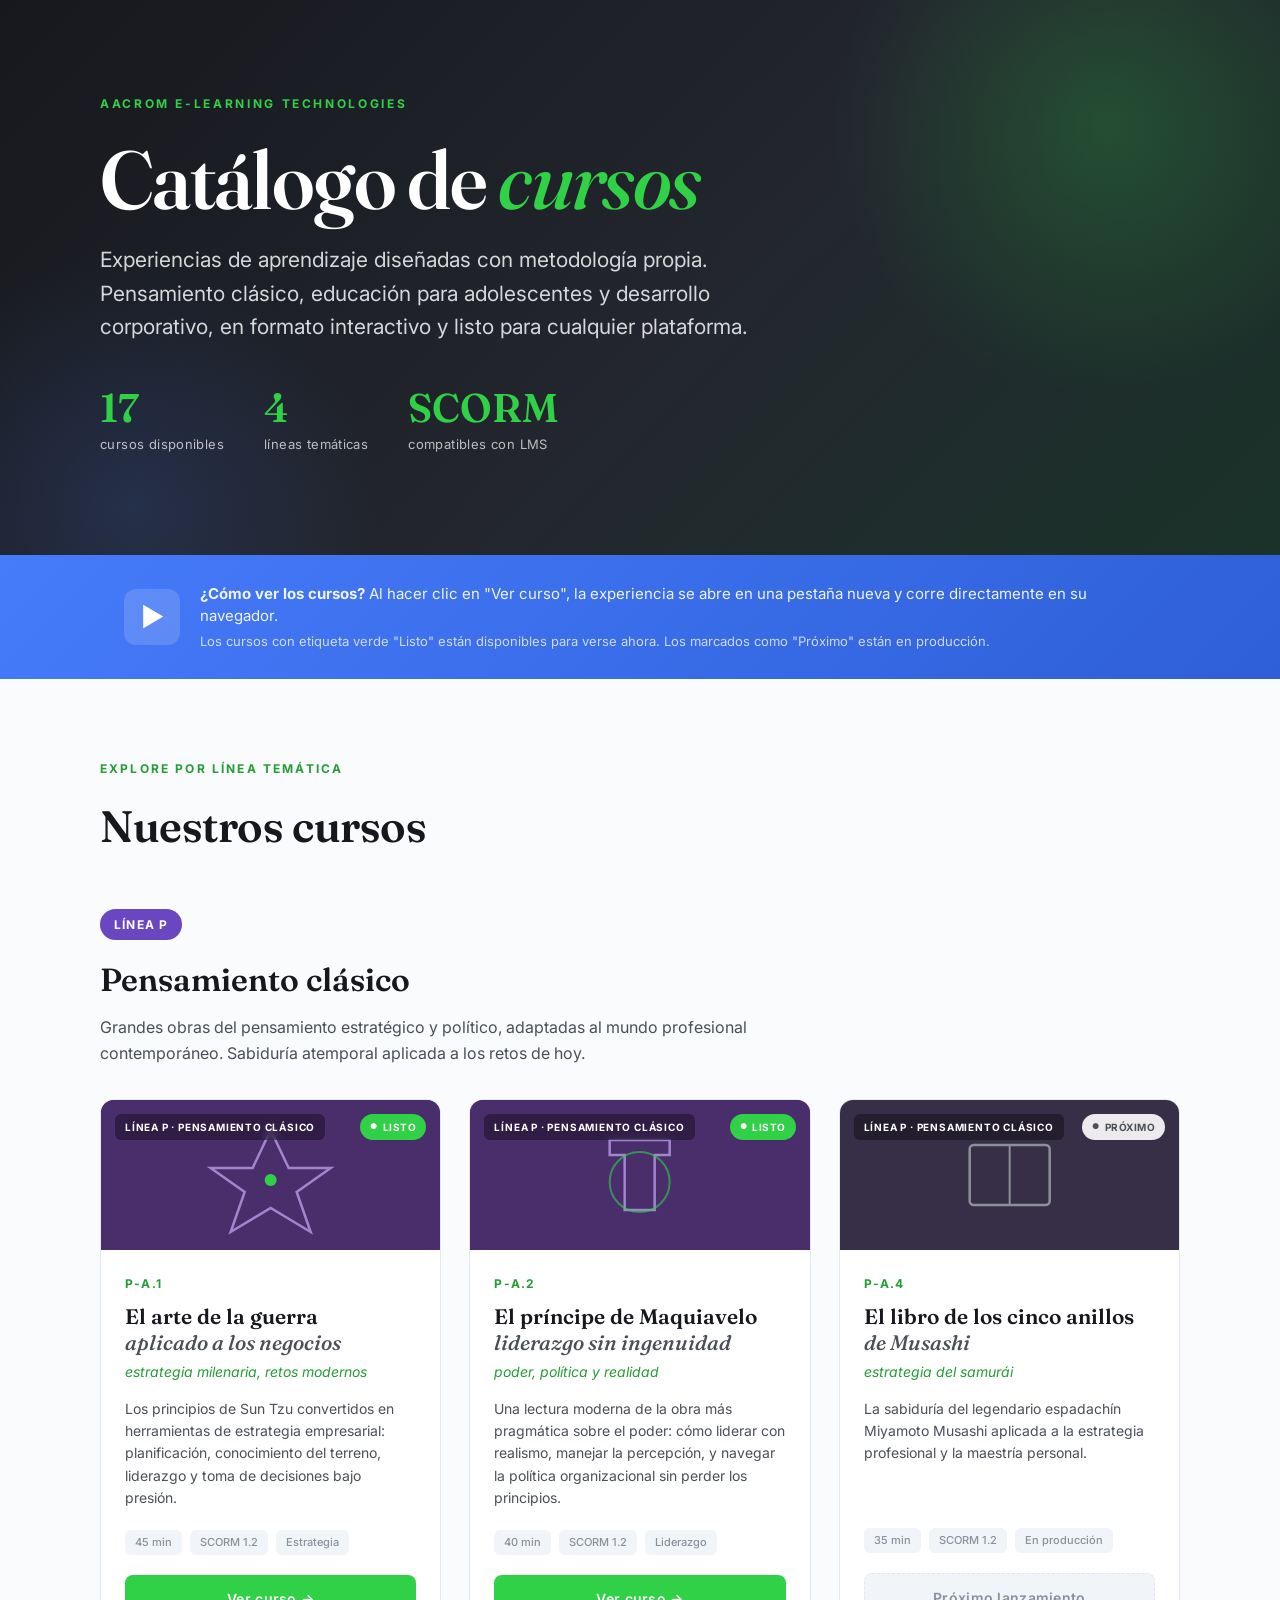
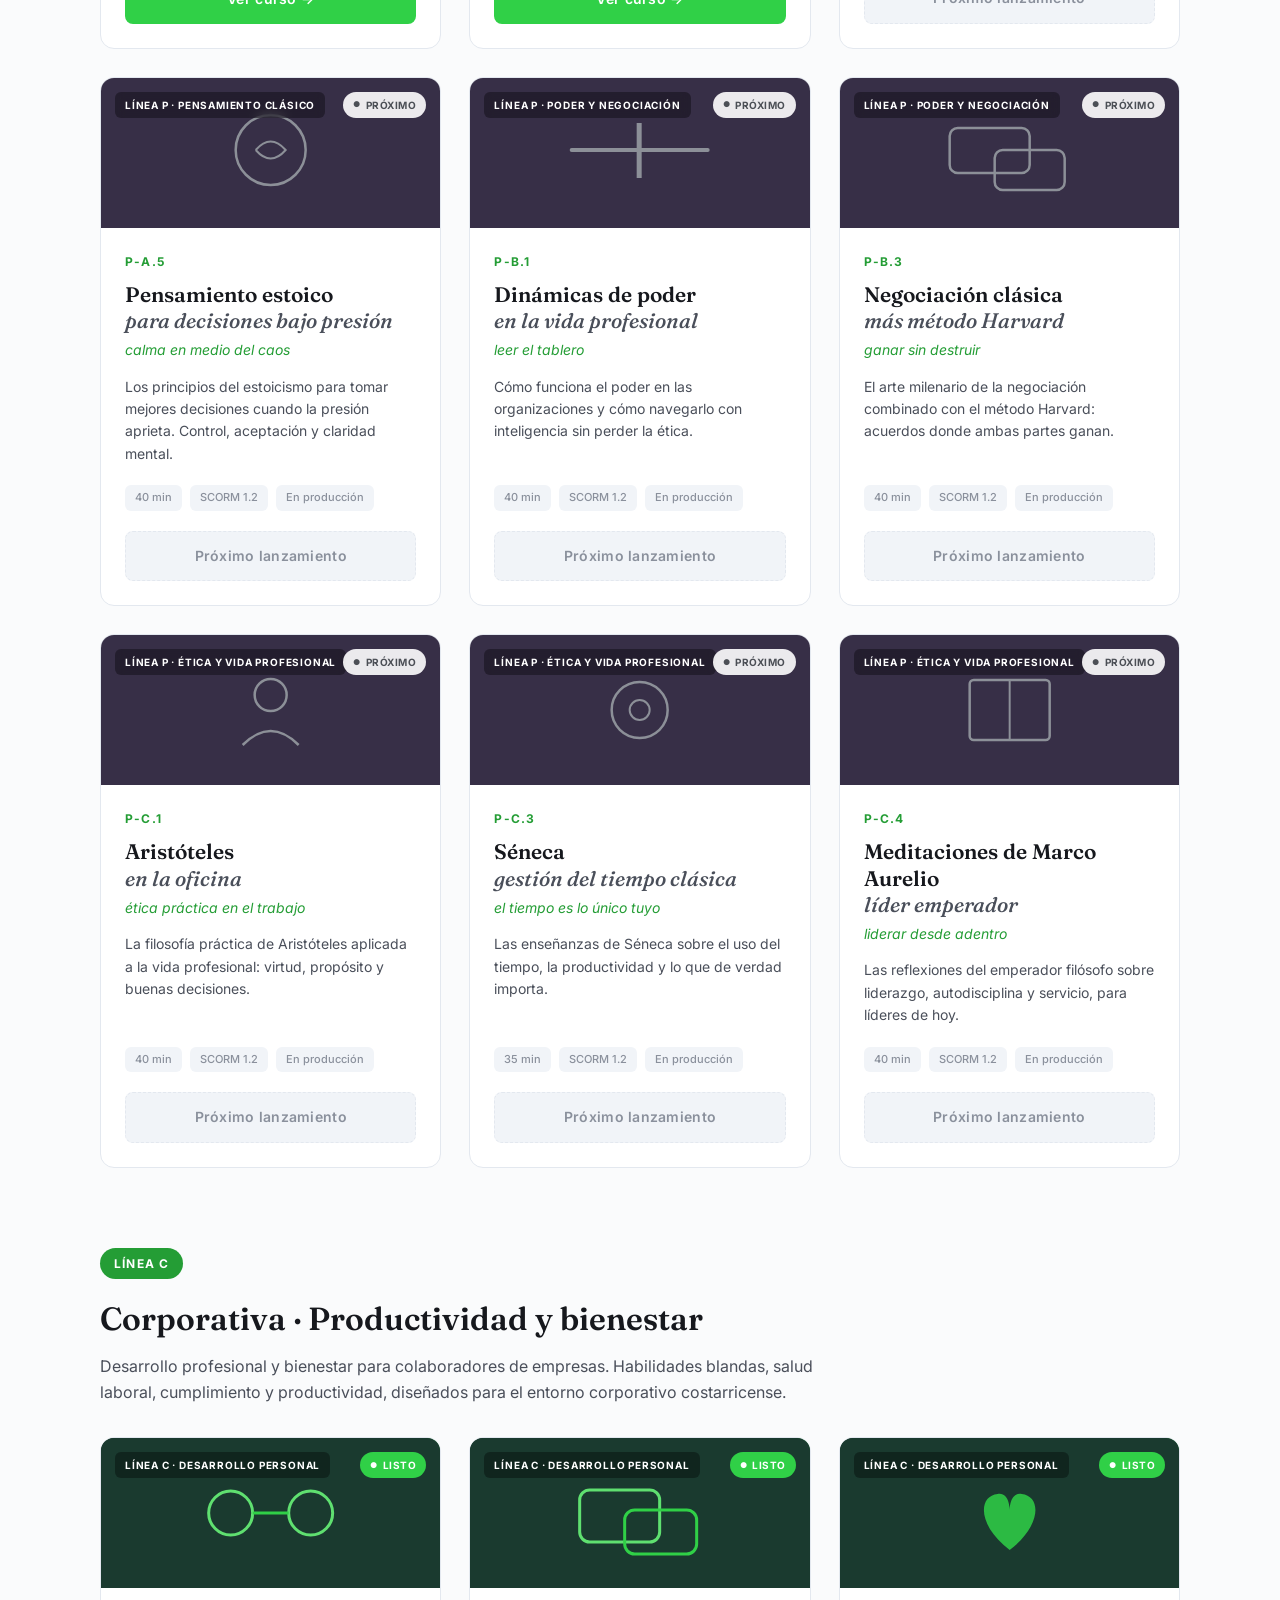
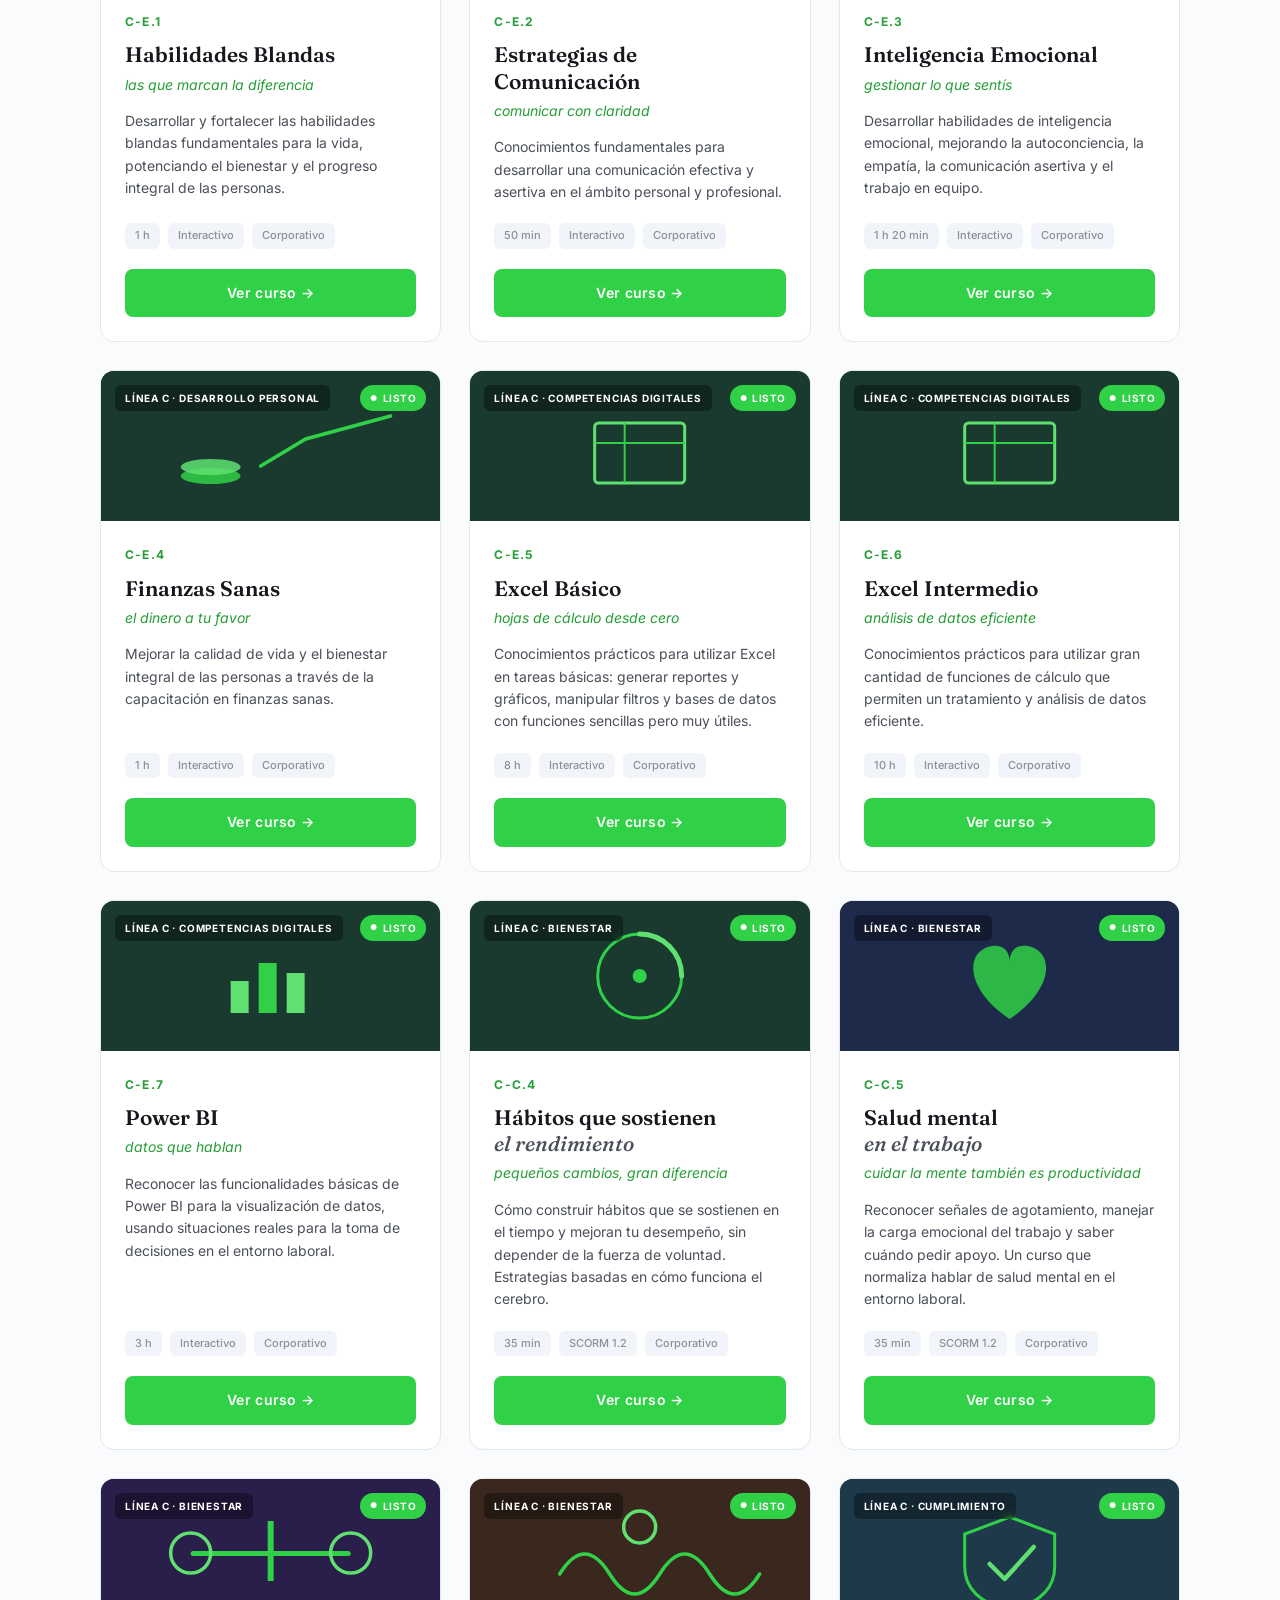
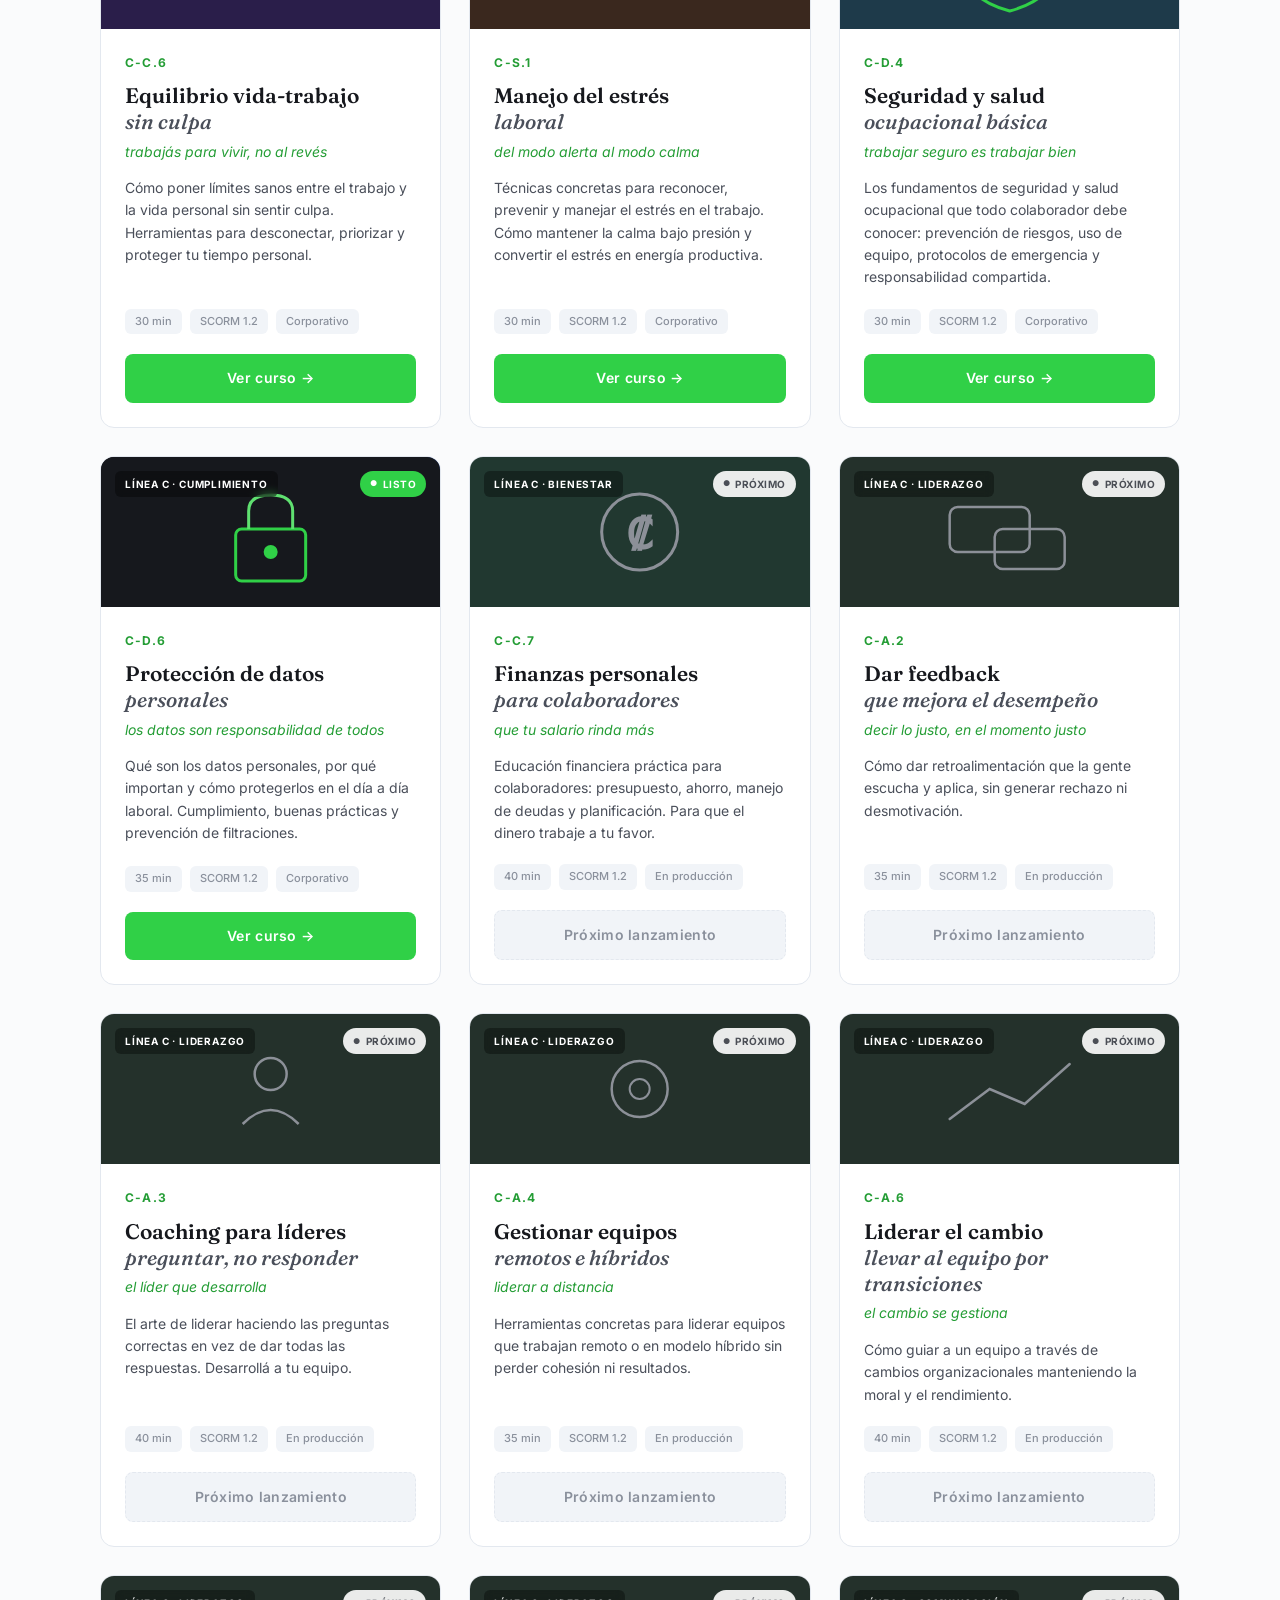
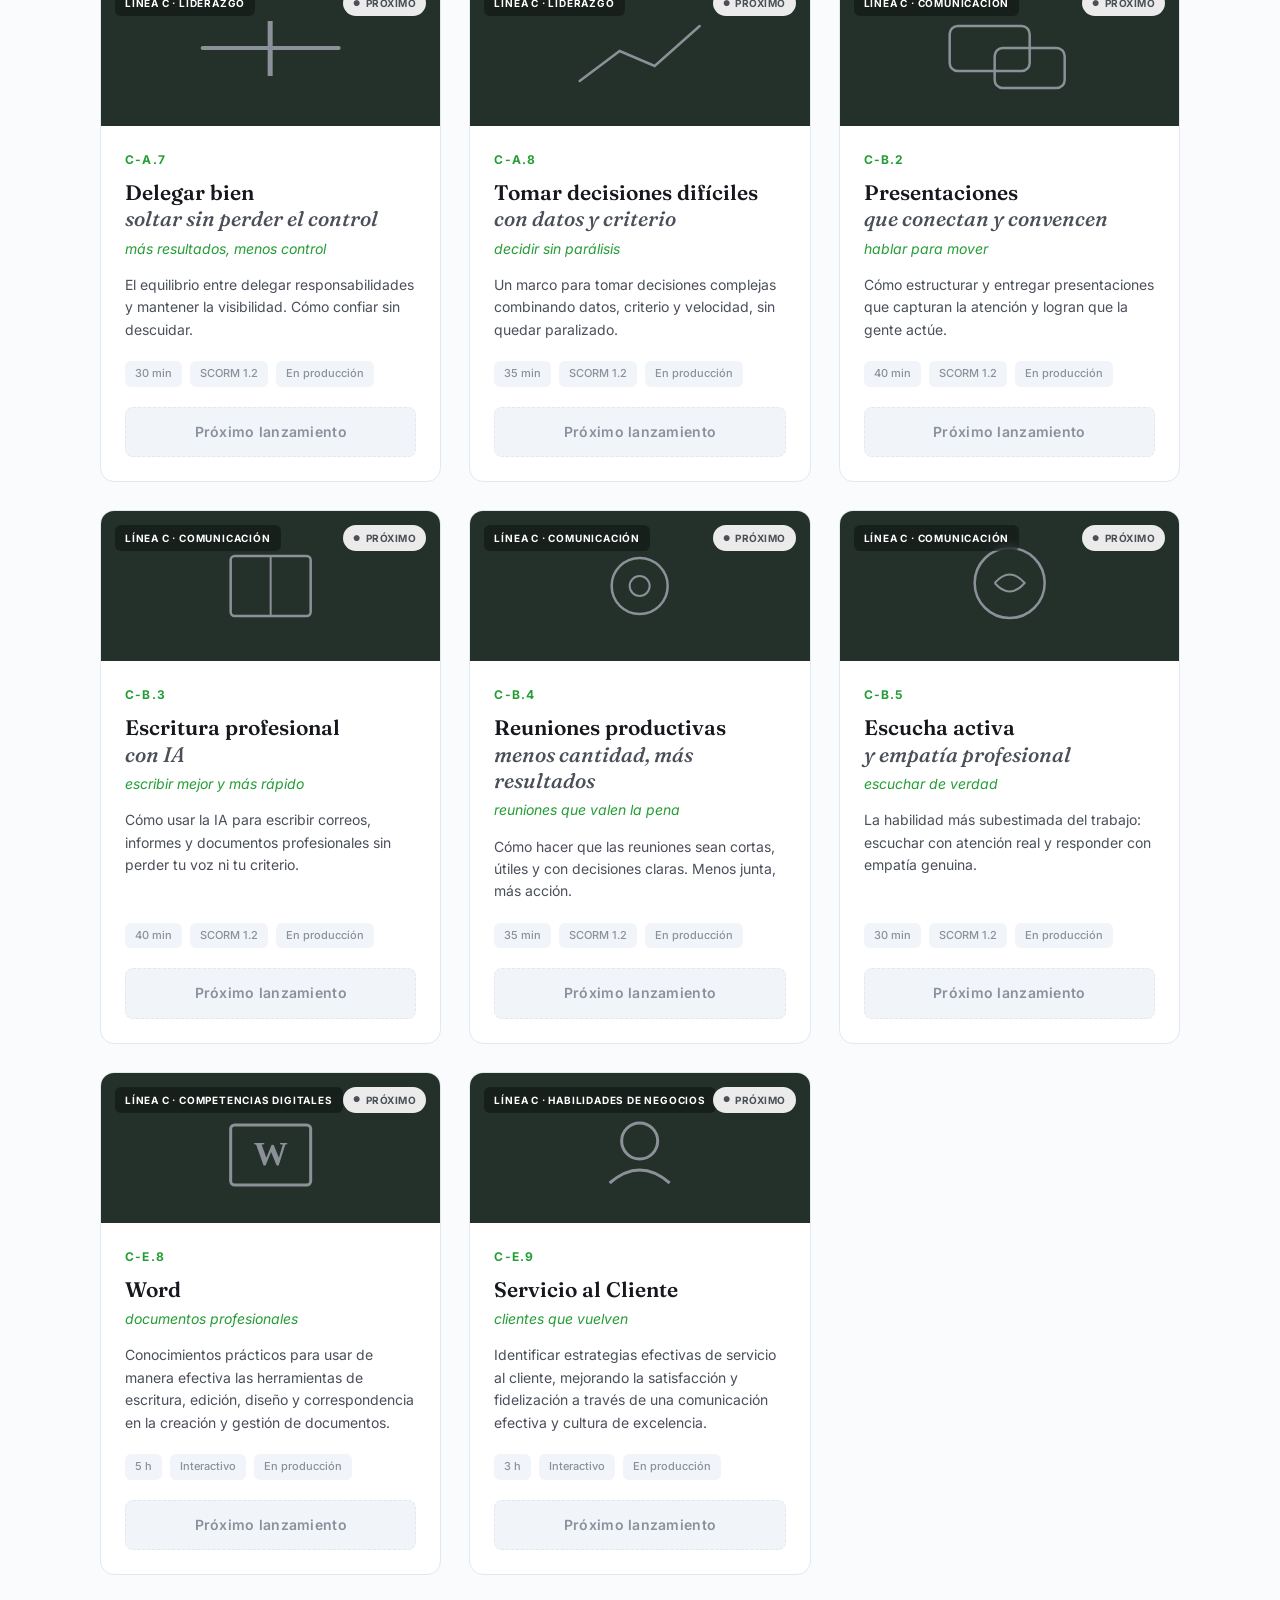
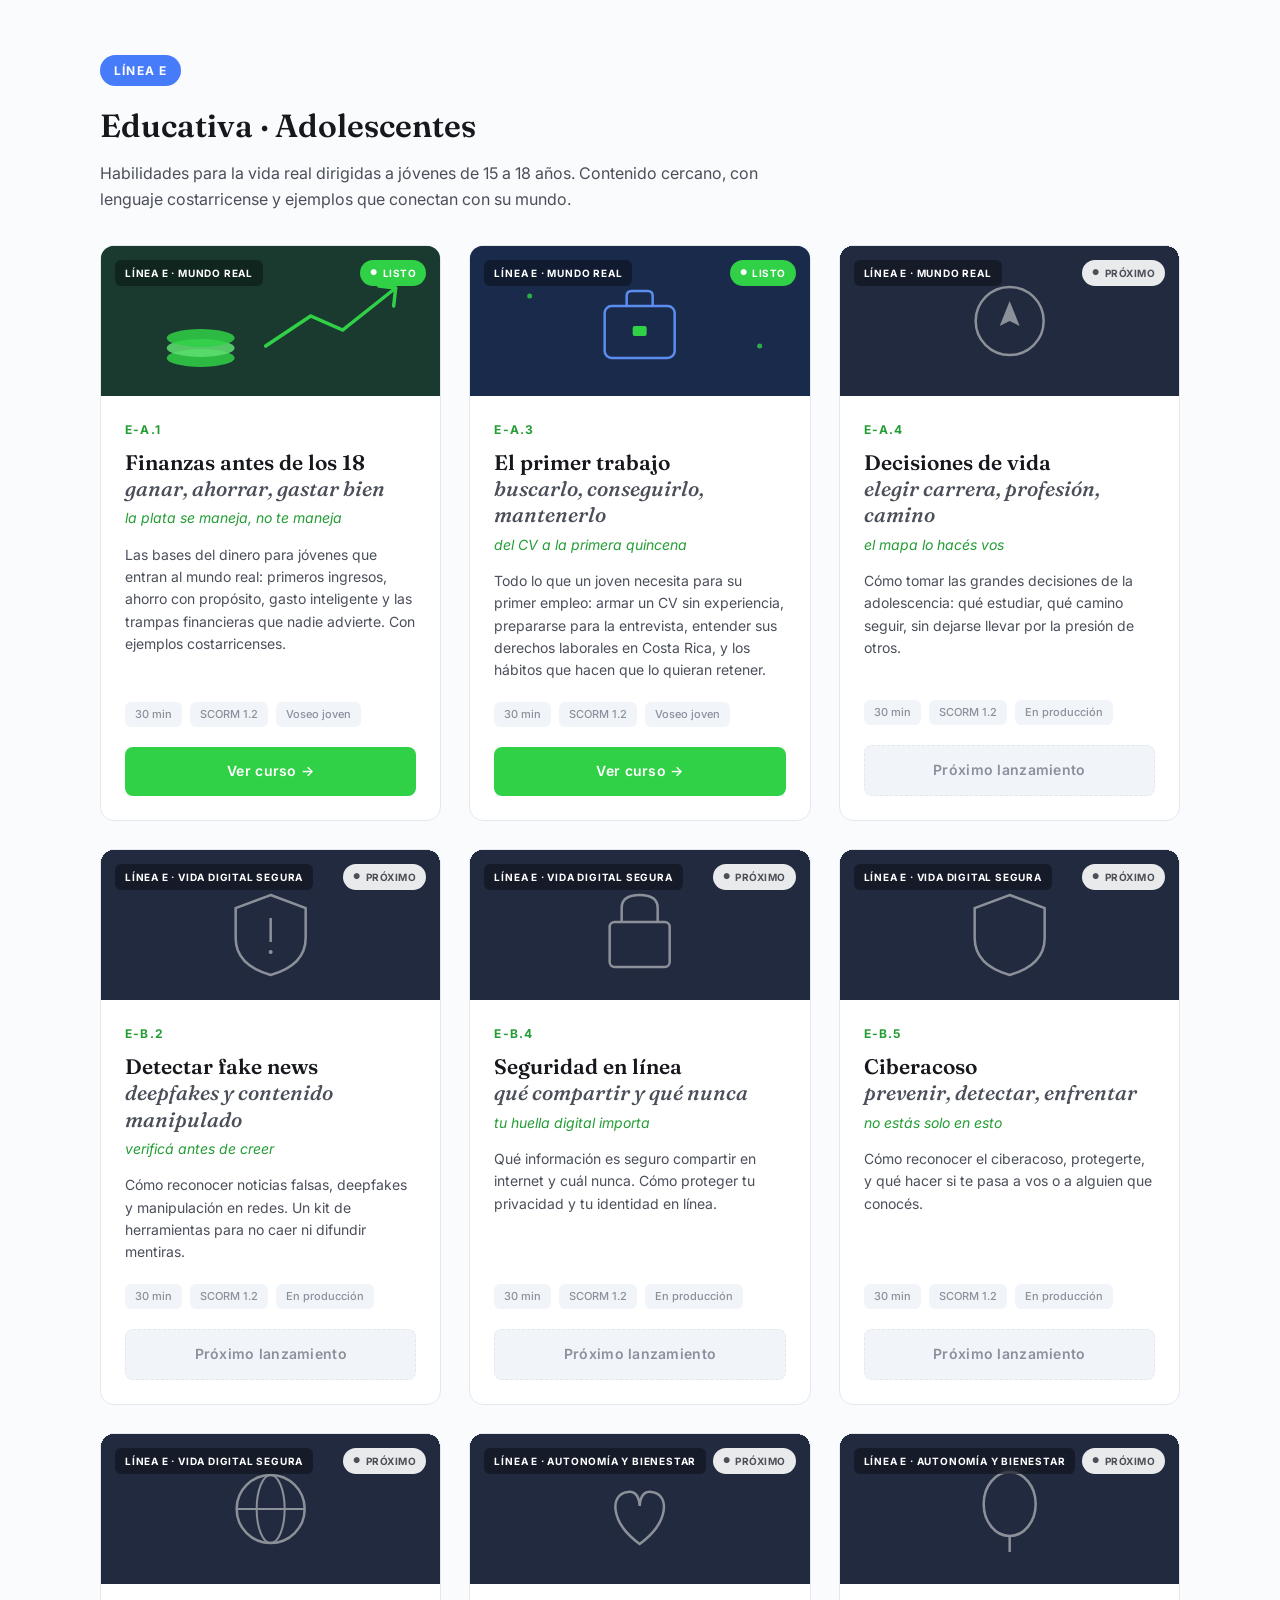
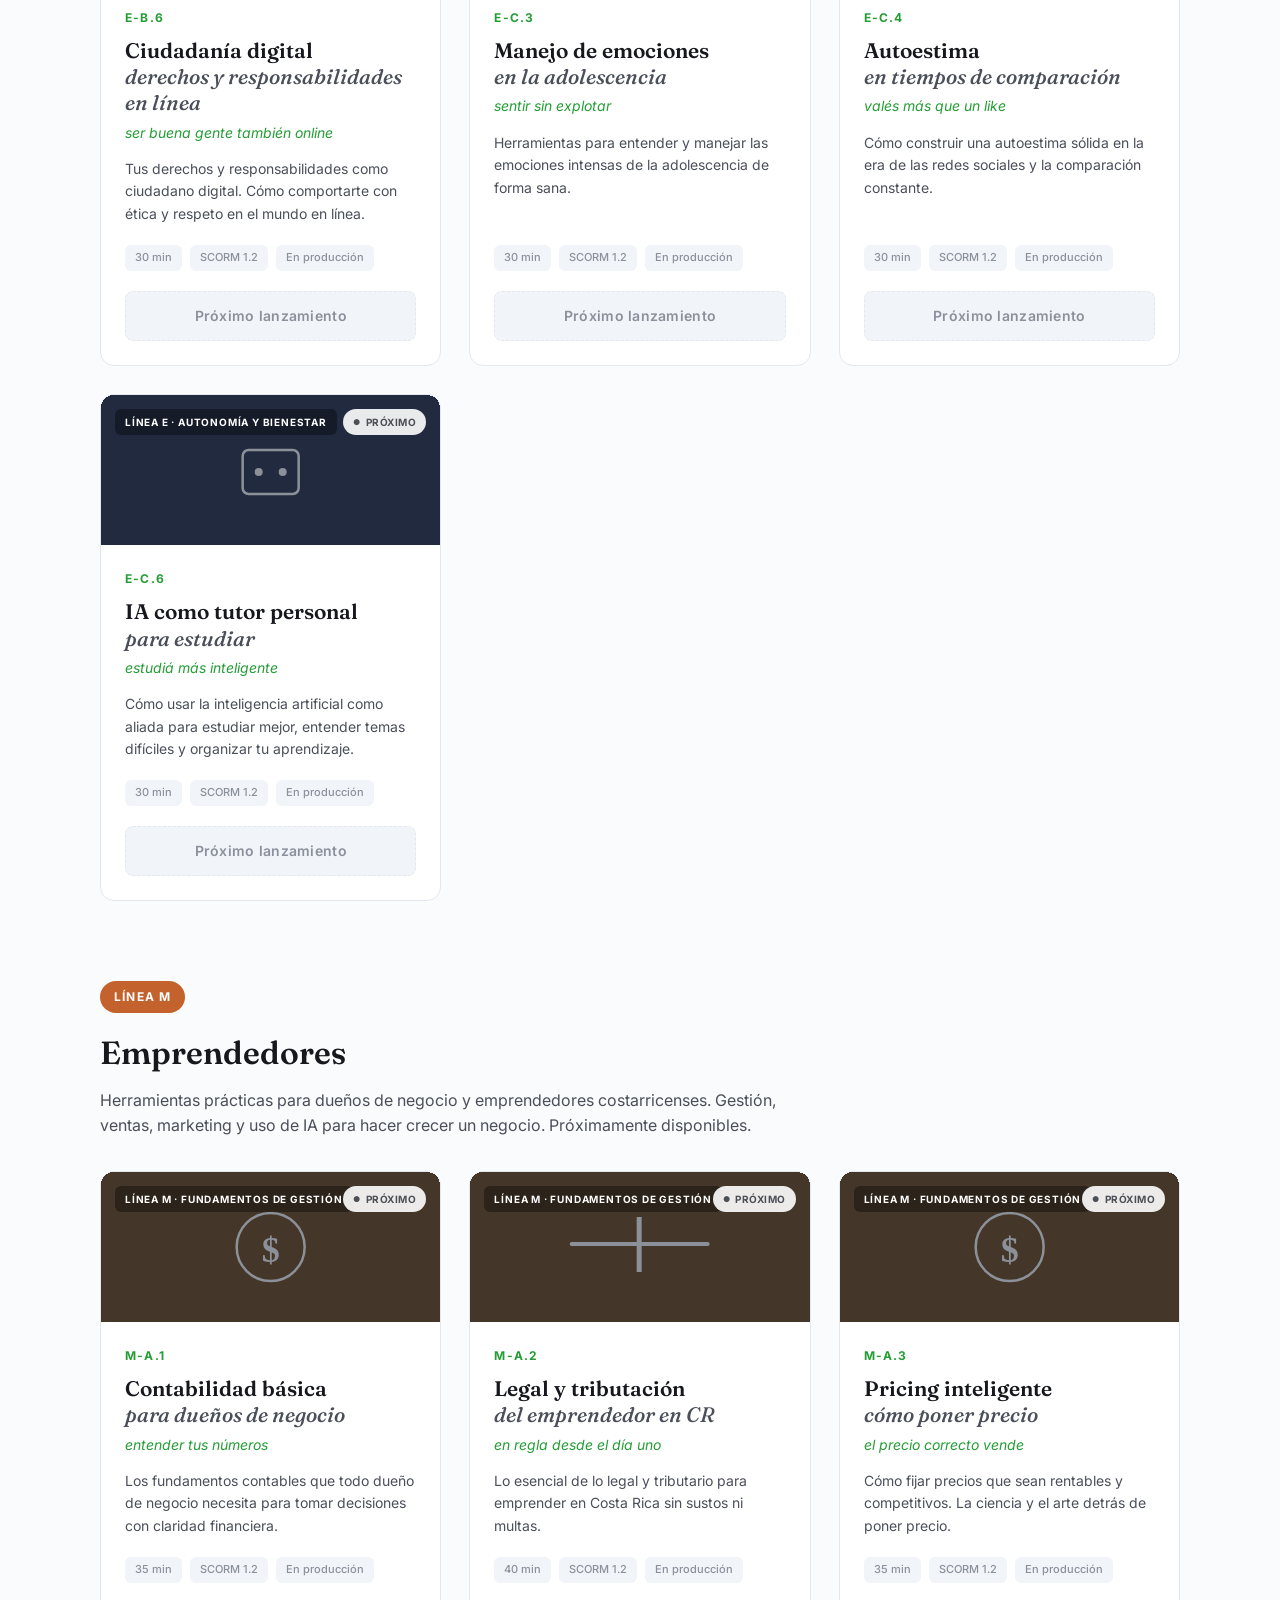
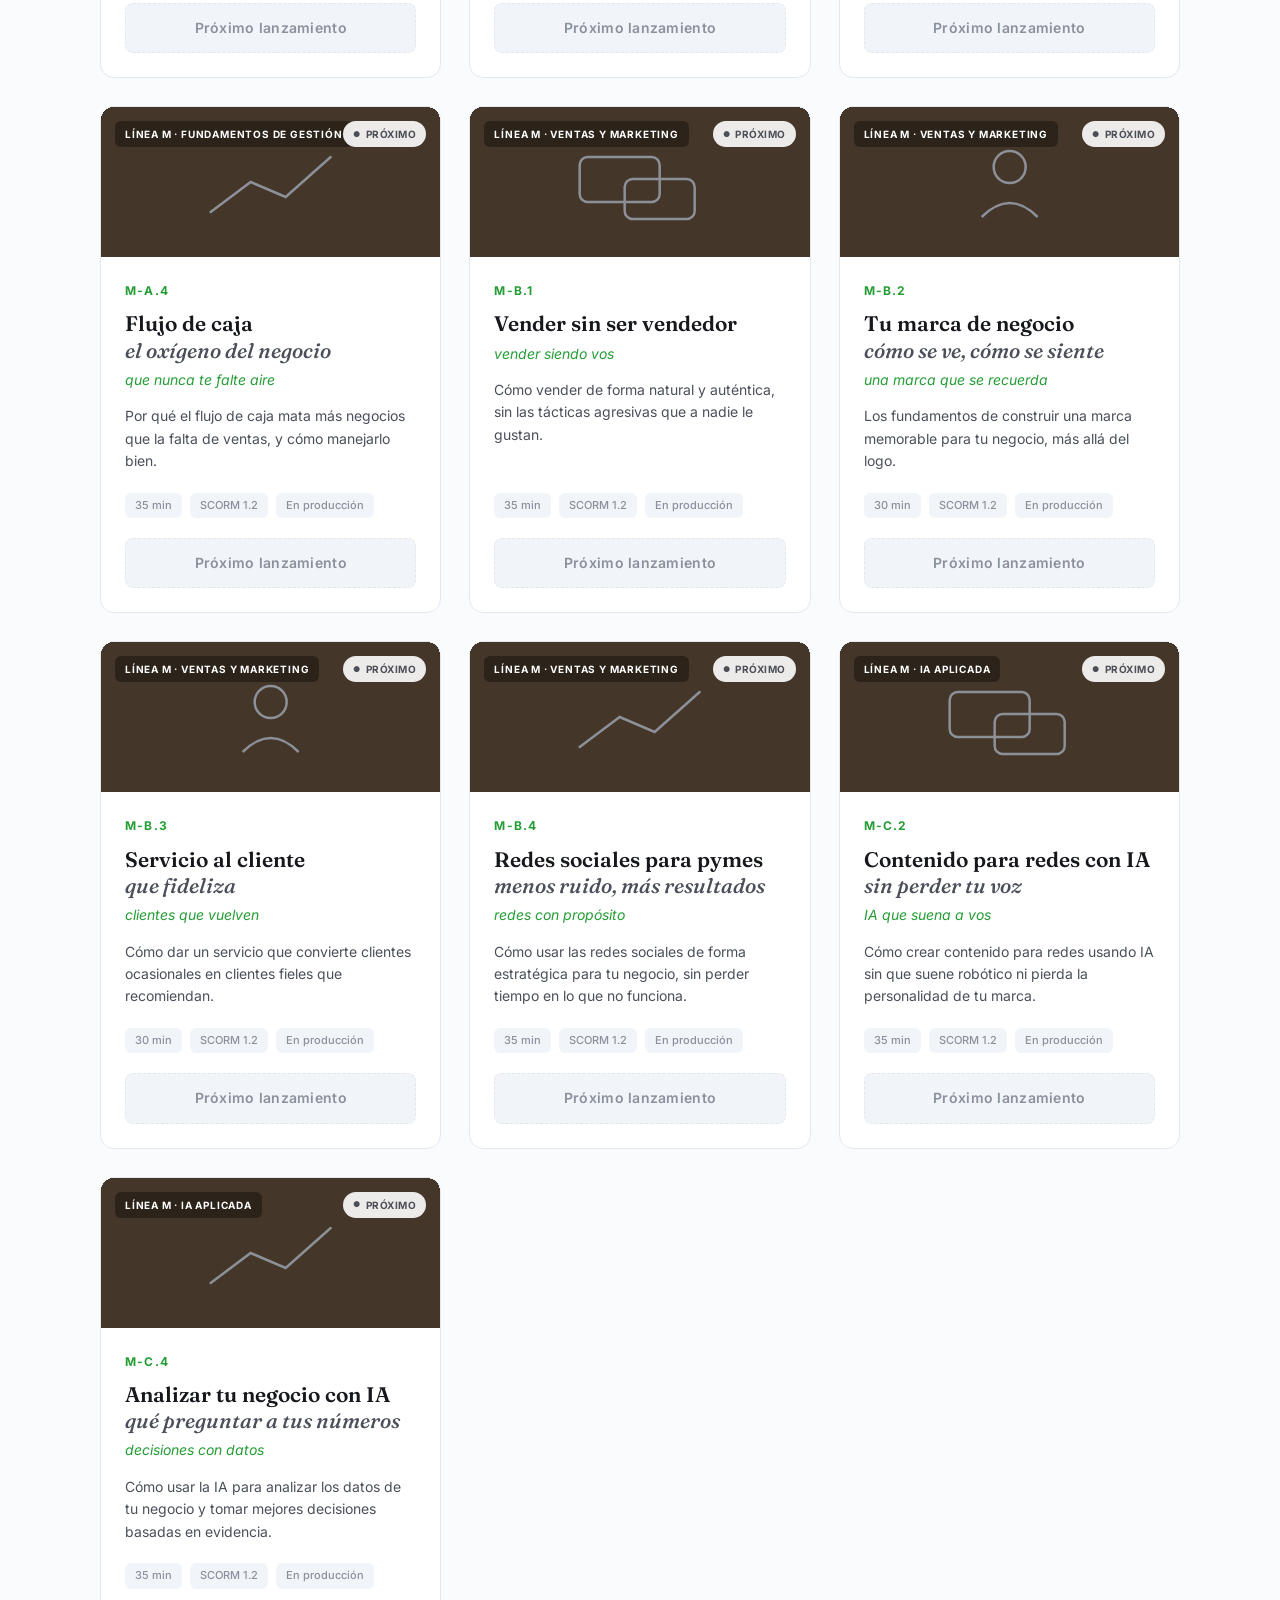
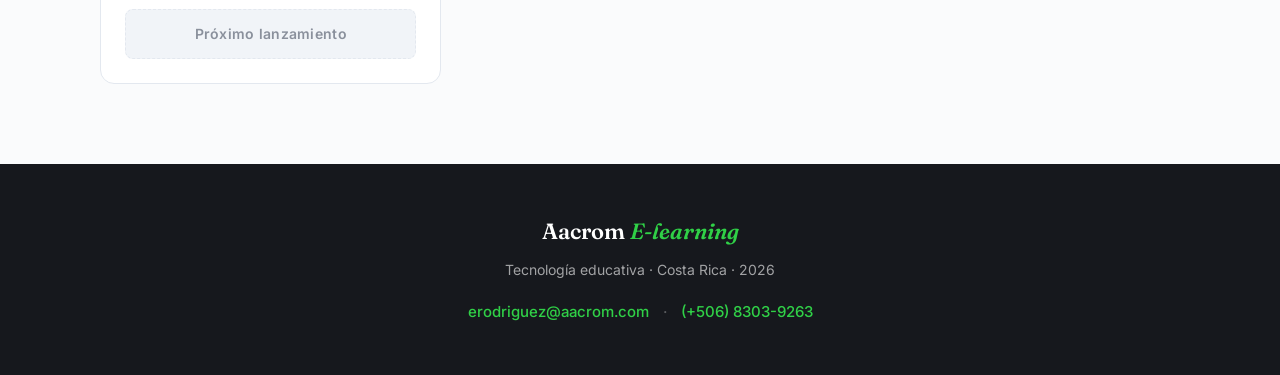
<file: index-2.html>
<!DOCTYPE html>
<html lang="es">
<head>
<meta charset="UTF-8">
<meta name="viewport" content="width=device-width, initial-scale=1.0">
<title>Catálogo de cursos · Aacrom E-learning Technologies</title>
<meta name="description" content="Catálogo de cursos e-learning de Aacrom: pensamiento clásico, educación adolescente y desarrollo corporativo.">
<link rel="preconnect" href="https://fonts.googleapis.com">
<link rel="preconnect" href="https://fonts.gstatic.com" crossorigin>
<link href="https://fonts.googleapis.com/css2?family=Fraunces:opsz,wght@9..144,400;9..144,500;9..144,600;9..144,700&family=Inter:wght@400;500;600;700&display=swap" rel="stylesheet">
<style>
  :root {
    --verde: #30D047;
    --verde-dark: #249D35;
    --verde-deep: #1a7a29;
    --azul: #467BFA;
    --azul-dark: #2E5FD8;
    --turquesa: #2BB8C4;
    --dark: #16181D;
    --dark-soft: #23262E;
    --slate: #4A4F5A;
    --slate-soft: #8A909C;
    --bg: #FAFBFC;
    --bg-soft: #F1F4F8;
    --rule: #E3E8EF;
    --white: #FFFFFF;
    --linea-p: #6B46C1;
    --linea-e: #467BFA;
    --linea-c: #249D35;
  }
  * { box-sizing: border-box; margin: 0; padding: 0; }
  html { scroll-behavior: smooth; }
  body { font-family: 'Inter', sans-serif; background: var(--bg); color: var(--dark); line-height: 1.6; -webkit-font-smoothing: antialiased; }

  .hero { position: relative; background: linear-gradient(135deg, var(--dark) 0%, var(--dark-soft) 55%, #1a3329 100%); color: white; padding: 90px 24px 100px; overflow: hidden; }
  .hero::before { content: ""; position: absolute; top: -150px; right: -100px; width: 550px; height: 550px; background: radial-gradient(circle, rgba(48,208,71,0.22) 0%, transparent 70%); pointer-events: none; }
  .hero::after { content: ""; position: absolute; bottom: -200px; left: -120px; width: 500px; height: 500px; background: radial-gradient(circle, rgba(70,123,250,0.16) 0%, transparent 70%); pointer-events: none; }
  .hero-content { max-width: 1080px; margin: 0 auto; position: relative; z-index: 1; }
  .hero-tag { display: inline-block; font-size: 12px; font-weight: 700; letter-spacing: 0.22em; color: var(--verde); margin-bottom: 24px; text-transform: uppercase; }
  .hero h1 { font-family: 'Fraunces', serif; font-size: clamp(44px, 7vw, 82px); font-weight: 600; line-height: 1.05; letter-spacing: -0.02em; margin-bottom: 20px; }
  .hero h1 em { font-style: italic; color: var(--verde); font-weight: 500; }
  .hero-sub { font-size: clamp(17px, 2.2vw, 21px); color: rgba(255,255,255,0.82); max-width: 680px; line-height: 1.6; }
  .hero-stats { display: flex; gap: 40px; margin-top: 44px; flex-wrap: wrap; }
  .hero-stat-num { font-family: 'Fraunces', serif; font-size: 40px; font-weight: 600; color: var(--verde); line-height: 1; }
  .hero-stat-label { font-size: 13px; color: rgba(255,255,255,0.7); margin-top: 6px; letter-spacing: 0.03em; }

  .ayuda-banner { background: linear-gradient(135deg, var(--azul) 0%, var(--azul-dark) 100%); color: white; }
  .ayuda-inner { max-width: 1080px; margin: 0 auto; padding: 28px 24px; display: flex; align-items: center; gap: 20px; flex-wrap: wrap; }
  .ayuda-icon { font-size: 26px; flex-shrink: 0; width: 56px; height: 56px; display: flex; align-items: center; justify-content: center; background: rgba(255,255,255,0.15); border-radius: 12px; }
  .ayuda-text { flex: 1; min-width: 260px; }
  .ayuda-text strong { font-weight: 700; }
  .ayuda-text p { font-size: 15px; color: rgba(255,255,255,0.92); line-height: 1.5; }
  .ayuda-text .hint { font-size: 13px; color: rgba(255,255,255,0.75); margin-top: 4px; }

  .section { padding: 80px 24px; }
  .container { max-width: 1080px; margin: 0 auto; }
  .section-header { margin-bottom: 20px; }
  .section-eyebrow { font-size: 12px; font-weight: 700; letter-spacing: 0.18em; color: var(--verde-dark); text-transform: uppercase; margin-bottom: 12px; }
  .section-title { font-family: 'Fraunces', serif; font-size: clamp(30px, 4.5vw, 44px); font-weight: 600; color: var(--dark); letter-spacing: -0.01em; }

  .linea-header { margin-bottom: 32px; }
  .linea-badge { display: inline-block; font-size: 12px; font-weight: 700; letter-spacing: 0.1em; padding: 6px 14px; border-radius: 999px; color: white; margin-bottom: 14px; }
  .linea-badge-p { background: var(--linea-p); }
  .linea-badge-e { background: var(--linea-e); }
  .linea-badge-c { background: var(--linea-c); }
  .linea-badge-m { background: #C4622D; }
  .linea-title { font-family: 'Fraunces', serif; font-size: clamp(24px, 3.5vw, 32px); font-weight: 600; color: var(--dark); margin-bottom: 10px; }
  .linea-desc { font-size: 16px; color: var(--slate); max-width: 720px; line-height: 1.6; }

  .cursos-grid { display: grid; grid-template-columns: repeat(auto-fill, minmax(320px, 1fr)); gap: 28px; }
  .curso-card { background: white; border-radius: 14px; overflow: hidden; border: 1px solid var(--rule); display: flex; flex-direction: column; transition: transform 0.22s, box-shadow 0.22s; }
  .curso-card:hover { transform: translateY(-4px); box-shadow: 0 18px 40px rgba(22,24,29,0.12); }
  .curso-hero { position: relative; height: 150px; overflow: hidden; }
  .curso-hero svg { width: 100%; height: 100%; display: block; }
  .curso-hero-tag { position: absolute; top: 14px; left: 14px; font-size: 10px; font-weight: 700; letter-spacing: 0.08em; color: white; background: rgba(0,0,0,0.35); padding: 5px 10px; border-radius: 6px; backdrop-filter: blur(4px); }
  .curso-estado { position: absolute; top: 14px; right: 14px; font-size: 10px; font-weight: 700; letter-spacing: 0.05em; padding: 5px 10px; border-radius: 999px; display: flex; align-items: center; gap: 5px; }
  .curso-estado.listo { background: var(--verde); color: white; }
  .curso-estado.proximo { background: rgba(255,255,255,0.9); color: var(--slate); }
  .curso-estado::before { content: "●"; font-size: 8px; }
  .curso-body { padding: 24px; display: flex; flex-direction: column; flex-grow: 1; }
  .curso-code { font-size: 12px; font-weight: 700; letter-spacing: 0.1em; color: var(--verde-dark); margin-bottom: 10px; }
  .curso-title { font-family: 'Fraunces', serif; font-size: 21px; font-weight: 600; color: var(--dark); line-height: 1.25; margin-bottom: 6px; }
  .curso-title em { font-style: italic; font-weight: 500; color: var(--slate); }
  .curso-subtitle { font-size: 14px; color: var(--verde-dark); font-style: italic; margin-bottom: 14px; }
  .curso-desc { font-size: 14px; color: var(--slate); line-height: 1.6; margin-bottom: 20px; flex-grow: 1; }
  .curso-meta { display: flex; gap: 8px; flex-wrap: wrap; margin-bottom: 20px; }
  .curso-meta span { font-size: 11px; color: var(--slate-soft); background: var(--bg-soft); padding: 4px 10px; border-radius: 6px; font-weight: 500; }
  .curso-cta { display: block; text-align: center; padding: 13px 20px; border-radius: 8px; font-size: 14px; font-weight: 600; letter-spacing: 0.02em; text-decoration: none; transition: all 0.2s; }
  .curso-cta.activo { background: var(--verde); color: white; }
  .curso-cta.activo:hover { background: var(--verde-dark); box-shadow: 0 8px 20px rgba(48,208,71,0.35); }
  .curso-cta.inactivo { background: var(--bg-soft); color: var(--slate-soft); cursor: default; border: 1px dashed var(--rule); }

  footer { background: var(--dark); color: rgba(255,255,255,0.6); padding: 50px 24px; text-align: center; }
  footer .foot-logo { font-family: 'Fraunces', serif; font-size: 22px; font-weight: 600; color: white; margin-bottom: 10px; }
  footer .foot-logo em { color: var(--verde); font-style: italic; }
  footer p { font-size: 14px; }
  .foot-contact { display: flex; gap: 14px; justify-content: center; align-items: center; flex-wrap: wrap; margin-top: 8px; }
  .foot-contact a { color: var(--verde); text-decoration: none; font-size: 15px; font-weight: 500; transition: color 0.2s; }
  .foot-contact a:hover { color: #5FE070; text-decoration: underline; }
  .foot-sep { color: rgba(255,255,255,0.3); }

  @media (max-width: 720px) {
    .section { padding: 56px 20px; }
    .hero { padding: 64px 20px 72px; }
    .hero-stats { gap: 28px; }
    .cursos-grid { grid-template-columns: 1fr; }
  }
</style>
</head>
<body>

<header class="hero">
  <div class="hero-content">
    <div class="hero-tag">AACROM E-LEARNING TECHNOLOGIES</div>
    <h1>Catálogo de <em>cursos</em></h1>
    <p class="hero-sub">Experiencias de aprendizaje diseñadas con metodología propia. Pensamiento clásico, educación para adolescentes y desarrollo corporativo, en formato interactivo y listo para cualquier plataforma.</p>
    <div class="hero-stats">
      <div><div class="hero-stat-num">17</div><div class="hero-stat-label">cursos disponibles</div></div>
      <div><div class="hero-stat-num">4</div><div class="hero-stat-label">líneas temáticas</div></div>
      <div><div class="hero-stat-num">SCORM</div><div class="hero-stat-label">compatibles con LMS</div></div>
    </div>
  </div>
</header>

<div class="ayuda-banner">
  <div class="ayuda-inner">
    <div class="ayuda-icon">▶</div>
    <div class="ayuda-text">
      <p><strong>¿Cómo ver los cursos?</strong> Al hacer clic en "Ver curso", la experiencia se abre en una pestaña nueva y corre directamente en su navegador.</p>
      <p class="hint">Los cursos con etiqueta verde "Listo" están disponibles para verse ahora. Los marcados como "Próximo" están en producción.</p>
    </div>
  </div>
</div>

<section class="section">
  <div class="container">
    <div class="section-header">
      <div class="section-eyebrow">Explore por línea temática</div>
      <h2 class="section-title">Nuestros cursos</h2>
    </div>

    <div class="linea-header" style="margin-top: 48px;">
      <span class="linea-badge linea-badge-p">LÍNEA P</span>
      <h3 class="linea-title">Pensamiento clásico</h3>
      <p class="linea-desc">Grandes obras del pensamiento estratégico y político, adaptadas al mundo profesional contemporáneo. Sabiduría atemporal aplicada a los retos de hoy.</p>
    </div>

    <div class="cursos-grid">
      <article class="curso-card">
        <div class="curso-hero" style="background: linear-gradient(135deg, #4a2d6b 0%, #6B46C1 100%);">
          <svg viewBox="0 0 400 150" preserveAspectRatio="xMidYMid slice" xmlns="http://www.w3.org/2000/svg">
            <rect width="400" height="150" fill="#4a2d6b"/>
            <path d="M 200,30 L 218,68 L 260,68 L 226,92 L 240,132 L 200,108 L 160,132 L 174,92 L 140,68 L 182,68 Z" fill="none" stroke="#B79DE8" stroke-width="2.5" opacity="0.8"/>
            <circle cx="200" cy="80" r="6" fill="#30D047"/>
          </svg>
          <div class="curso-hero-tag">LÍNEA P · PENSAMIENTO CLÁSICO</div>
          <div class="curso-estado listo">LISTO</div>
        </div>
        <div class="curso-body">
          <div class="curso-code">P-A.1</div>
          <h3 class="curso-title">El arte de la guerra<br/><em>aplicado a los negocios</em></h3>
          <p class="curso-subtitle">estrategia milenaria, retos modernos</p>
          <p class="curso-desc">Los principios de Sun Tzu convertidos en herramientas de estrategia empresarial: planificación, conocimiento del terreno, liderazgo y toma de decisiones bajo presión.</p>
          <div class="curso-meta"><span>45 min</span><span>SCORM 1.2</span><span>Estrategia</span></div>
          <a href="arte-de-la-guerra/index.html" class="curso-cta activo" target="_blank">Ver curso →</a>
        </div>
      </article>

      <article class="curso-card">
        <div class="curso-hero" style="background: linear-gradient(135deg, #4a2d6b 0%, #6B46C1 100%);">
          <svg viewBox="0 0 400 150" preserveAspectRatio="xMidYMid slice" xmlns="http://www.w3.org/2000/svg">
            <rect width="400" height="150" fill="#4a2d6b"/>
            <path d="M 170,40 L 230,40 L 230,55 L 215,55 L 215,110 L 185,110 L 185,55 L 170,55 Z" fill="none" stroke="#B79DE8" stroke-width="2.5" opacity="0.8"/>
            <circle cx="200" cy="82" r="30" fill="none" stroke="#30D047" stroke-width="2" opacity="0.6"/>
          </svg>
          <div class="curso-hero-tag">LÍNEA P · PENSAMIENTO CLÁSICO</div>
          <div class="curso-estado listo">LISTO</div>
        </div>
        <div class="curso-body">
          <div class="curso-code">P-A.2</div>
          <h3 class="curso-title">El príncipe de Maquiavelo<br/><em>liderazgo sin ingenuidad</em></h3>
          <p class="curso-subtitle">poder, política y realidad</p>
          <p class="curso-desc">Una lectura moderna de la obra más pragmática sobre el poder: cómo liderar con realismo, manejar la percepción, y navegar la política organizacional sin perder los principios.</p>
          <div class="curso-meta"><span>40 min</span><span>SCORM 1.2</span><span>Liderazgo</span></div>
          <a href="maquiavelo/index.html" class="curso-cta activo" target="_blank">Ver curso →</a>
        </div>
      </article>
      <article class="curso-card">
        <div class="curso-hero" style="background: linear-gradient(135deg, #3a2d52 0%, #4a3a68 100%); filter: grayscale(0.35);">
          <svg viewBox="0 0 400 150" preserveAspectRatio="xMidYMid slice" xmlns="http://www.w3.org/2000/svg">
            <rect width="400" height="150" fill="#3a2d52"/>
            <rect x="160" y="45" width="80" height="60" rx="4" fill="none" stroke="#8A909C" stroke-width="2.5"/><line x1="200" y1="45" x2="200" y2="105" stroke="#8A909C" stroke-width="2"/>
          </svg>
          <div class="curso-hero-tag">LÍNEA P · PENSAMIENTO CLÁSICO</div>
          <div class="curso-estado proximo">PRÓXIMO</div>
        </div>
        <div class="curso-body">
          <div class="curso-code">P-A.4</div>
          <h3 class="curso-title">El libro de los cinco anillos<br/><em>de Musashi</em></h3>
          <p class="curso-subtitle">estrategia del samurái</p>
          <p class="curso-desc">La sabiduría del legendario espadachín Miyamoto Musashi aplicada a la estrategia profesional y la maestría personal.</p>
          <div class="curso-meta"><span>35 min</span><span>SCORM 1.2</span><span>En producción</span></div>
          <span class="curso-cta inactivo">Próximo lanzamiento</span>
        </div>
      </article>
      <article class="curso-card">
        <div class="curso-hero" style="background: linear-gradient(135deg, #3a2d52 0%, #4a3a68 100%); filter: grayscale(0.35);">
          <svg viewBox="0 0 400 150" preserveAspectRatio="xMidYMid slice" xmlns="http://www.w3.org/2000/svg">
            <rect width="400" height="150" fill="#3a2d52"/>
            <circle cx="200" cy="72" r="35" fill="none" stroke="#8A909C" stroke-width="2.5"/><path d="M 185,72 Q 200,55 215,72 Q 200,89 185,72" fill="none" stroke="#8A909C" stroke-width="2"/>
          </svg>
          <div class="curso-hero-tag">LÍNEA P · PENSAMIENTO CLÁSICO</div>
          <div class="curso-estado proximo">PRÓXIMO</div>
        </div>
        <div class="curso-body">
          <div class="curso-code">P-A.5</div>
          <h3 class="curso-title">Pensamiento estoico<br/><em>para decisiones bajo presión</em></h3>
          <p class="curso-subtitle">calma en medio del caos</p>
          <p class="curso-desc">Los principios del estoicismo para tomar mejores decisiones cuando la presión aprieta. Control, aceptación y claridad mental.</p>
          <div class="curso-meta"><span>40 min</span><span>SCORM 1.2</span><span>En producción</span></div>
          <span class="curso-cta inactivo">Próximo lanzamiento</span>
        </div>
      </article>
      <article class="curso-card">
        <div class="curso-hero" style="background: linear-gradient(135deg, #3a2d52 0%, #4a3a68 100%); filter: grayscale(0.35);">
          <svg viewBox="0 0 400 150" preserveAspectRatio="xMidYMid slice" xmlns="http://www.w3.org/2000/svg">
            <rect width="400" height="150" fill="#3a2d52"/>
            <rect x="130" y="70" width="140" height="4" rx="2" fill="#8A909C"/><rect x="197" y="45" width="5" height="55" fill="#8A909C"/>
          </svg>
          <div class="curso-hero-tag">LÍNEA P · PODER Y NEGOCIACIÓN</div>
          <div class="curso-estado proximo">PRÓXIMO</div>
        </div>
        <div class="curso-body">
          <div class="curso-code">P-B.1</div>
          <h3 class="curso-title">Dinámicas de poder<br/><em>en la vida profesional</em></h3>
          <p class="curso-subtitle">leer el tablero</p>
          <p class="curso-desc">Cómo funciona el poder en las organizaciones y cómo navegarlo con inteligencia sin perder la ética.</p>
          <div class="curso-meta"><span>40 min</span><span>SCORM 1.2</span><span>En producción</span></div>
          <span class="curso-cta inactivo">Próximo lanzamiento</span>
        </div>
      </article>
      <article class="curso-card">
        <div class="curso-hero" style="background: linear-gradient(135deg, #3a2d52 0%, #4a3a68 100%); filter: grayscale(0.35);">
          <svg viewBox="0 0 400 150" preserveAspectRatio="xMidYMid slice" xmlns="http://www.w3.org/2000/svg">
            <rect width="400" height="150" fill="#3a2d52"/>
            <rect x="140" y="50" width="80" height="45" rx="8" fill="none" stroke="#8A909C" stroke-width="2.5"/><rect x="185" y="72" width="70" height="40" rx="8" fill="none" stroke="#8A909C" stroke-width="2.5"/>
          </svg>
          <div class="curso-hero-tag">LÍNEA P · PODER Y NEGOCIACIÓN</div>
          <div class="curso-estado proximo">PRÓXIMO</div>
        </div>
        <div class="curso-body">
          <div class="curso-code">P-B.3</div>
          <h3 class="curso-title">Negociación clásica<br/><em>más método Harvard</em></h3>
          <p class="curso-subtitle">ganar sin destruir</p>
          <p class="curso-desc">El arte milenario de la negociación combinado con el método Harvard: acuerdos donde ambas partes ganan.</p>
          <div class="curso-meta"><span>40 min</span><span>SCORM 1.2</span><span>En producción</span></div>
          <span class="curso-cta inactivo">Próximo lanzamiento</span>
        </div>
      </article>
      <article class="curso-card">
        <div class="curso-hero" style="background: linear-gradient(135deg, #3a2d52 0%, #4a3a68 100%); filter: grayscale(0.35);">
          <svg viewBox="0 0 400 150" preserveAspectRatio="xMidYMid slice" xmlns="http://www.w3.org/2000/svg">
            <rect width="400" height="150" fill="#3a2d52"/>
            <circle cx="200" cy="60" r="16" fill="none" stroke="#8A909C" stroke-width="2.5"/><path d="M 172,110 Q 200,82 228,110" fill="none" stroke="#8A909C" stroke-width="2.5"/>
          </svg>
          <div class="curso-hero-tag">LÍNEA P · ÉTICA Y VIDA PROFESIONAL</div>
          <div class="curso-estado proximo">PRÓXIMO</div>
        </div>
        <div class="curso-body">
          <div class="curso-code">P-C.1</div>
          <h3 class="curso-title">Aristóteles<br/><em>en la oficina</em></h3>
          <p class="curso-subtitle">ética práctica en el trabajo</p>
          <p class="curso-desc">La filosofía práctica de Aristóteles aplicada a la vida profesional: virtud, propósito y buenas decisiones.</p>
          <div class="curso-meta"><span>40 min</span><span>SCORM 1.2</span><span>En producción</span></div>
          <span class="curso-cta inactivo">Próximo lanzamiento</span>
        </div>
      </article>
      <article class="curso-card">
        <div class="curso-hero" style="background: linear-gradient(135deg, #3a2d52 0%, #4a3a68 100%); filter: grayscale(0.35);">
          <svg viewBox="0 0 400 150" preserveAspectRatio="xMidYMid slice" xmlns="http://www.w3.org/2000/svg">
            <rect width="400" height="150" fill="#3a2d52"/>
            <circle cx="200" cy="75" r="28" fill="none" stroke="#8A909C" stroke-width="2.5"/><circle cx="200" cy="75" r="10" fill="none" stroke="#8A909C" stroke-width="2"/>
          </svg>
          <div class="curso-hero-tag">LÍNEA P · ÉTICA Y VIDA PROFESIONAL</div>
          <div class="curso-estado proximo">PRÓXIMO</div>
        </div>
        <div class="curso-body">
          <div class="curso-code">P-C.3</div>
          <h3 class="curso-title">Séneca<br/><em>gestión del tiempo clásica</em></h3>
          <p class="curso-subtitle">el tiempo es lo único tuyo</p>
          <p class="curso-desc">Las enseñanzas de Séneca sobre el uso del tiempo, la productividad y lo que de verdad importa.</p>
          <div class="curso-meta"><span>35 min</span><span>SCORM 1.2</span><span>En producción</span></div>
          <span class="curso-cta inactivo">Próximo lanzamiento</span>
        </div>
      </article>
      <article class="curso-card">
        <div class="curso-hero" style="background: linear-gradient(135deg, #3a2d52 0%, #4a3a68 100%); filter: grayscale(0.35);">
          <svg viewBox="0 0 400 150" preserveAspectRatio="xMidYMid slice" xmlns="http://www.w3.org/2000/svg">
            <rect width="400" height="150" fill="#3a2d52"/>
            <rect x="160" y="45" width="80" height="60" rx="4" fill="none" stroke="#8A909C" stroke-width="2.5"/><line x1="200" y1="45" x2="200" y2="105" stroke="#8A909C" stroke-width="2"/>
          </svg>
          <div class="curso-hero-tag">LÍNEA P · ÉTICA Y VIDA PROFESIONAL</div>
          <div class="curso-estado proximo">PRÓXIMO</div>
        </div>
        <div class="curso-body">
          <div class="curso-code">P-C.4</div>
          <h3 class="curso-title">Meditaciones de Marco Aurelio<br/><em>líder emperador</em></h3>
          <p class="curso-subtitle">liderar desde adentro</p>
          <p class="curso-desc">Las reflexiones del emperador filósofo sobre liderazgo, autodisciplina y servicio, para líderes de hoy.</p>
          <div class="curso-meta"><span>40 min</span><span>SCORM 1.2</span><span>En producción</span></div>
          <span class="curso-cta inactivo">Próximo lanzamiento</span>
        </div>
      </article>

    </div>

    

    <div class="linea-header" style="margin-top: 80px;">
      <span class="linea-badge linea-badge-c">LÍNEA C</span>
      <h3 class="linea-title">Corporativa · Productividad y bienestar</h3>
      <p class="linea-desc">Desarrollo profesional y bienestar para colaboradores de empresas. Habilidades blandas, salud laboral, cumplimiento y productividad, diseñados para el entorno corporativo costarricense.</p>
    </div>

    <div class="cursos-grid">
      <article class="curso-card">
        <div class="curso-hero" style="background: linear-gradient(135deg, #1a3a2f 0%, #249D35 100%);">
          <svg viewBox="0 0 400 150" preserveAspectRatio="xMidYMid slice" xmlns="http://www.w3.org/2000/svg">
            <rect width="400" height="150" fill="#1a3a2f"/>
            <circle cx="160" cy="75" r="22" fill="none" stroke="#5FE070" stroke-width="3"/><circle cx="240" cy="75" r="22" fill="none" stroke="#5FE070" stroke-width="3"/><line x1="182" y1="75" x2="218" y2="75" stroke="#30D047" stroke-width="3"/>
          </svg>
          <div class="curso-hero-tag">LÍNEA C · DESARROLLO PERSONAL</div>
          <div class="curso-estado listo">LISTO</div>
        </div>
        <div class="curso-body">
          <div class="curso-code">C-E.1</div>
          <h3 class="curso-title">Habilidades Blandas</h3>
          <p class="curso-subtitle">las que marcan la diferencia</p>
          <p class="curso-desc">Desarrollar y fortalecer las habilidades blandas fundamentales para la vida, potenciando el bienestar y el progreso integral de las personas.</p>
          <div class="curso-meta"><span>1 h</span><span>Interactivo</span><span>Corporativo</span></div>
          <a href="https://rise.articulate.com/share/F0QDosvz_FjEjVZQGQhZUaBxniaAwvux#/" class="curso-cta activo" target="_blank">Ver curso →</a>
        </div>
      </article>
      <article class="curso-card">
        <div class="curso-hero" style="background: linear-gradient(135deg, #1a3a2f 0%, #249D35 100%);">
          <svg viewBox="0 0 400 150" preserveAspectRatio="xMidYMid slice" xmlns="http://www.w3.org/2000/svg">
            <rect width="400" height="150" fill="#1a3a2f"/>
            <rect x="140" y="52" width="80" height="52" rx="10" fill="none" stroke="#5FE070" stroke-width="3"/><rect x="185" y="72" width="72" height="44" rx="10" fill="none" stroke="#30D047" stroke-width="3"/>
          </svg>
          <div class="curso-hero-tag">LÍNEA C · DESARROLLO PERSONAL</div>
          <div class="curso-estado listo">LISTO</div>
        </div>
        <div class="curso-body">
          <div class="curso-code">C-E.2</div>
          <h3 class="curso-title">Estrategias de Comunicación</h3>
          <p class="curso-subtitle">comunicar con claridad</p>
          <p class="curso-desc">Conocimientos fundamentales para desarrollar una comunicación efectiva y asertiva en el ámbito personal y profesional.</p>
          <div class="curso-meta"><span>50 min</span><span>Interactivo</span><span>Corporativo</span></div>
          <a href="https://rise.articulate.com/share/Zsrhl0hqgQUjmBu1C5ZOAhpJPVRbz6qF" class="curso-cta activo" target="_blank">Ver curso →</a>
        </div>
      </article>
      <article class="curso-card">
        <div class="curso-hero" style="background: linear-gradient(135deg, #1a3a2f 0%, #249D35 100%);">
          <svg viewBox="0 0 400 150" preserveAspectRatio="xMidYMid slice" xmlns="http://www.w3.org/2000/svg">
            <rect width="400" height="150" fill="#1a3a2f"/>
            <path d="M 200,112 C 168,88 168,58 188,56 C 200,54 200,72 200,72 C 200,72 200,54 212,56 C 232,58 232,88 200,112 Z" fill="#30D047" opacity="0.85"/>
          </svg>
          <div class="curso-hero-tag">LÍNEA C · DESARROLLO PERSONAL</div>
          <div class="curso-estado listo">LISTO</div>
        </div>
        <div class="curso-body">
          <div class="curso-code">C-E.3</div>
          <h3 class="curso-title">Inteligencia Emocional</h3>
          <p class="curso-subtitle">gestionar lo que sentís</p>
          <p class="curso-desc">Desarrollar habilidades de inteligencia emocional, mejorando la autoconciencia, la empatía, la comunicación asertiva y el trabajo en equipo.</p>
          <div class="curso-meta"><span>1 h 20 min</span><span>Interactivo</span><span>Corporativo</span></div>
          <a href="https://rise.articulate.com/share/TZVN4lUerscqtWYfE4b38bq0YFQdbFej#/" class="curso-cta activo" target="_blank">Ver curso →</a>
        </div>
      </article>
      <article class="curso-card">
        <div class="curso-hero" style="background: linear-gradient(135deg, #1a3a2f 0%, #249D35 100%);">
          <svg viewBox="0 0 400 150" preserveAspectRatio="xMidYMid slice" xmlns="http://www.w3.org/2000/svg">
            <rect width="400" height="150" fill="#1a3a2f"/>
            <ellipse cx="140" cy="105" rx="30" ry="8" fill="#30D047" opacity="0.85"/><ellipse cx="140" cy="96" rx="30" ry="8" fill="#5FE070" opacity="0.85"/><path d="M 190,95 L 235,68 L 320,45" fill="none" stroke="#30D047" stroke-width="3.5" stroke-linecap="round"/>
          </svg>
          <div class="curso-hero-tag">LÍNEA C · DESARROLLO PERSONAL</div>
          <div class="curso-estado listo">LISTO</div>
        </div>
        <div class="curso-body">
          <div class="curso-code">C-E.4</div>
          <h3 class="curso-title">Finanzas Sanas</h3>
          <p class="curso-subtitle">el dinero a tu favor</p>
          <p class="curso-desc">Mejorar la calidad de vida y el bienestar integral de las personas a través de la capacitación en finanzas sanas.</p>
          <div class="curso-meta"><span>1 h</span><span>Interactivo</span><span>Corporativo</span></div>
          <a href="https://rise.articulate.com/share/UEuYDoG1RZRnnxpmH04c8lh8ufrANHLj" class="curso-cta activo" target="_blank">Ver curso →</a>
        </div>
      </article>
      <article class="curso-card">
        <div class="curso-hero" style="background: linear-gradient(135deg, #1a3a2f 0%, #249D35 100%);">
          <svg viewBox="0 0 400 150" preserveAspectRatio="xMidYMid slice" xmlns="http://www.w3.org/2000/svg">
            <rect width="400" height="150" fill="#1a3a2f"/>
            <rect x="155" y="52" width="90" height="60" rx="4" fill="none" stroke="#5FE070" stroke-width="3"/><line x1="155" y1="72" x2="245" y2="72" stroke="#30D047" stroke-width="2"/><line x1="185" y1="52" x2="185" y2="112" stroke="#30D047" stroke-width="2"/>
          </svg>
          <div class="curso-hero-tag">LÍNEA C · COMPETENCIAS DIGITALES</div>
          <div class="curso-estado listo">LISTO</div>
        </div>
        <div class="curso-body">
          <div class="curso-code">C-E.5</div>
          <h3 class="curso-title">Excel Básico</h3>
          <p class="curso-subtitle">hojas de cálculo desde cero</p>
          <p class="curso-desc">Conocimientos prácticos para utilizar Excel en tareas básicas: generar reportes y gráficos, manipular filtros y bases de datos con funciones sencillas pero muy útiles.</p>
          <div class="curso-meta"><span>8 h</span><span>Interactivo</span><span>Corporativo</span></div>
          <a href="https://repositorio.aacrom.com/excel/demos/excel-basico/story.html" class="curso-cta activo" target="_blank">Ver curso →</a>
        </div>
      </article>
      <article class="curso-card">
        <div class="curso-hero" style="background: linear-gradient(135deg, #1a3a2f 0%, #249D35 100%);">
          <svg viewBox="0 0 400 150" preserveAspectRatio="xMidYMid slice" xmlns="http://www.w3.org/2000/svg">
            <rect width="400" height="150" fill="#1a3a2f"/>
            <rect x="155" y="52" width="90" height="60" rx="4" fill="none" stroke="#5FE070" stroke-width="3"/><line x1="155" y1="72" x2="245" y2="72" stroke="#30D047" stroke-width="2"/><line x1="185" y1="52" x2="185" y2="112" stroke="#30D047" stroke-width="2"/>
          </svg>
          <div class="curso-hero-tag">LÍNEA C · COMPETENCIAS DIGITALES</div>
          <div class="curso-estado listo">LISTO</div>
        </div>
        <div class="curso-body">
          <div class="curso-code">C-E.6</div>
          <h3 class="curso-title">Excel Intermedio</h3>
          <p class="curso-subtitle">análisis de datos eficiente</p>
          <p class="curso-desc">Conocimientos prácticos para utilizar gran cantidad de funciones de cálculo que permiten un tratamiento y análisis de datos eficiente.</p>
          <div class="curso-meta"><span>10 h</span><span>Interactivo</span><span>Corporativo</span></div>
          <a href="https://repositorio.aacrom.com/excel/demos/excel-intermedio/story.html" class="curso-cta activo" target="_blank">Ver curso →</a>
        </div>
      </article>
      <article class="curso-card">
        <div class="curso-hero" style="background: linear-gradient(135deg, #1a3a2f 0%, #249D35 100%);">
          <svg viewBox="0 0 400 150" preserveAspectRatio="xMidYMid slice" xmlns="http://www.w3.org/2000/svg">
            <rect width="400" height="150" fill="#1a3a2f"/>
            <rect x="160" y="80" width="18" height="32" fill="#5FE070"/><rect x="188" y="62" width="18" height="50" fill="#30D047"/><rect x="216" y="72" width="18" height="40" fill="#5FE070"/>
          </svg>
          <div class="curso-hero-tag">LÍNEA C · COMPETENCIAS DIGITALES</div>
          <div class="curso-estado listo">LISTO</div>
        </div>
        <div class="curso-body">
          <div class="curso-code">C-E.7</div>
          <h3 class="curso-title">Power BI</h3>
          <p class="curso-subtitle">datos que hablan</p>
          <p class="curso-desc">Reconocer las funcionalidades básicas de Power BI para la visualización de datos, usando situaciones reales para la toma de decisiones en el entorno laboral.</p>
          <div class="curso-meta"><span>3 h</span><span>Interactivo</span><span>Corporativo</span></div>
          <a href="https://rise.articulate.com/share/pqCL5u20oHEUjKhTjbo4RMSc3Rz8Tp4b" class="curso-cta activo" target="_blank">Ver curso →</a>
        </div>
      </article>

      <article class="curso-card">
        <div class="curso-hero" style="background: linear-gradient(135deg, #1a3a2f 0%, #249D35 100%);">
          <svg viewBox="0 0 400 150" preserveAspectRatio="xMidYMid slice" xmlns="http://www.w3.org/2000/svg">
            <rect width="400" height="150" fill="#1a3a2f"/>
            <circle cx="200" cy="75" r="42" fill="none" stroke="#30D047" stroke-width="3"/>
            <path d="M 200,33 A 42,42 0 0,1 242,75" fill="none" stroke="#5FE070" stroke-width="5" stroke-linecap="round"/>
            <circle cx="200" cy="75" r="7" fill="#30D047"/>
          </svg>
          <div class="curso-hero-tag">LÍNEA C · BIENESTAR</div>
          <div class="curso-estado listo">LISTO</div>
        </div>
        <div class="curso-body">
          <div class="curso-code">C-C.4</div>
          <h3 class="curso-title">Hábitos que sostienen<br/><em>el rendimiento</em></h3>
          <p class="curso-subtitle">pequeños cambios, gran diferencia</p>
          <p class="curso-desc">Cómo construir hábitos que se sostienen en el tiempo y mejoran tu desempeño, sin depender de la fuerza de voluntad. Estrategias basadas en cómo funciona el cerebro.</p>
          <div class="curso-meta"><span>35 min</span><span>SCORM 1.2</span><span>Corporativo</span></div>
          <a href="habitos-rendimiento/index.html" class="curso-cta activo" target="_blank">Ver curso →</a>
        </div>
      </article>

      <article class="curso-card">
        <div class="curso-hero" style="background: linear-gradient(135deg, #1e2a4a 0%, #3a5a8a 100%);">
          <svg viewBox="0 0 400 150" preserveAspectRatio="xMidYMid slice" xmlns="http://www.w3.org/2000/svg">
            <rect width="400" height="150" fill="#1e2a4a"/>
            <path d="M 200,118 C 155,88 155,50 182,45 C 200,42 200,60 200,60 C 200,60 200,42 218,45 C 245,50 245,88 200,118 Z" fill="#30D047" opacity="0.85"/>
          </svg>
          <div class="curso-hero-tag">LÍNEA C · BIENESTAR</div>
          <div class="curso-estado listo">LISTO</div>
        </div>
        <div class="curso-body">
          <div class="curso-code">C-C.5</div>
          <h3 class="curso-title">Salud mental<br/><em>en el trabajo</em></h3>
          <p class="curso-subtitle">cuidar la mente también es productividad</p>
          <p class="curso-desc">Reconocer señales de agotamiento, manejar la carga emocional del trabajo y saber cuándo pedir apoyo. Un curso que normaliza hablar de salud mental en el entorno laboral.</p>
          <div class="curso-meta"><span>35 min</span><span>SCORM 1.2</span><span>Corporativo</span></div>
          <a href="salud-mental/index.html" class="curso-cta activo" target="_blank">Ver curso →</a>
        </div>
      </article>

      <article class="curso-card">
        <div class="curso-hero" style="background: linear-gradient(135deg, #2a1e4a 0%, #5a4a8a 100%);">
          <svg viewBox="0 0 400 150" preserveAspectRatio="xMidYMid slice" xmlns="http://www.w3.org/2000/svg">
            <rect width="400" height="150" fill="#2a1e4a"/>
            <rect x="120" y="72" width="160" height="5" rx="2.5" fill="#30D047"/>
            <circle cx="120" cy="74" r="20" fill="none" stroke="#5FE070" stroke-width="3.5"/>
            <circle cx="280" cy="74" r="20" fill="none" stroke="#5FE070" stroke-width="3.5"/>
            <rect x="197" y="42" width="6" height="60" fill="#30D047"/>
          </svg>
          <div class="curso-hero-tag">LÍNEA C · BIENESTAR</div>
          <div class="curso-estado listo">LISTO</div>
        </div>
        <div class="curso-body">
          <div class="curso-code">C-C.6</div>
          <h3 class="curso-title">Equilibrio vida-trabajo<br/><em>sin culpa</em></h3>
          <p class="curso-subtitle">trabajás para vivir, no al revés</p>
          <p class="curso-desc">Cómo poner límites sanos entre el trabajo y la vida personal sin sentir culpa. Herramientas para desconectar, priorizar y proteger tu tiempo personal.</p>
          <div class="curso-meta"><span>30 min</span><span>SCORM 1.2</span><span>Corporativo</span></div>
          <a href="equilibrio-vida-trabajo/index.html" class="curso-cta activo" target="_blank">Ver curso →</a>
        </div>
      </article>

      <article class="curso-card">
        <div class="curso-hero" style="background: linear-gradient(135deg, #3a281e 0%, #8a5a4a 100%);">
          <svg viewBox="0 0 400 150" preserveAspectRatio="xMidYMid slice" xmlns="http://www.w3.org/2000/svg">
            <rect width="400" height="150" fill="#3a281e"/>
            <path d="M 120,95 Q 145,55 170,95 T 220,95 T 270,95 T 320,95" fill="none" stroke="#30D047" stroke-width="3.5" stroke-linecap="round"/>
            <circle cx="200" cy="48" r="16" fill="none" stroke="#5FE070" stroke-width="3.5"/>
          </svg>
          <div class="curso-hero-tag">LÍNEA C · BIENESTAR</div>
          <div class="curso-estado listo">LISTO</div>
        </div>
        <div class="curso-body">
          <div class="curso-code">C-S.1</div>
          <h3 class="curso-title">Manejo del estrés<br/><em>laboral</em></h3>
          <p class="curso-subtitle">del modo alerta al modo calma</p>
          <p class="curso-desc">Técnicas concretas para reconocer, prevenir y manejar el estrés en el trabajo. Cómo mantener la calma bajo presión y convertir el estrés en energía productiva.</p>
          <div class="curso-meta"><span>30 min</span><span>SCORM 1.2</span><span>Corporativo</span></div>
          <a href="manejo-estres/index.html" class="curso-cta activo" target="_blank">Ver curso →</a>
        </div>
      </article>

      <article class="curso-card">
        <div class="curso-hero" style="background: linear-gradient(135deg, #1e3a4a 0%, #2E7A8A 100%);">
          <svg viewBox="0 0 400 150" preserveAspectRatio="xMidYMid slice" xmlns="http://www.w3.org/2000/svg">
            <rect width="400" height="150" fill="#1e3a4a"/>
            <path d="M 200,38 L 245,55 L 245,88 Q 245,120 200,132 Q 155,120 155,88 L 155,55 Z" fill="none" stroke="#30D047" stroke-width="3"/>
            <path d="M 180,85 L 195,100 L 224,68" fill="none" stroke="#5FE070" stroke-width="4.5" stroke-linecap="round" stroke-linejoin="round"/>
          </svg>
          <div class="curso-hero-tag">LÍNEA C · CUMPLIMIENTO</div>
          <div class="curso-estado listo">LISTO</div>
        </div>
        <div class="curso-body">
          <div class="curso-code">C-D.4</div>
          <h3 class="curso-title">Seguridad y salud<br/><em>ocupacional básica</em></h3>
          <p class="curso-subtitle">trabajar seguro es trabajar bien</p>
          <p class="curso-desc">Los fundamentos de seguridad y salud ocupacional que todo colaborador debe conocer: prevención de riesgos, uso de equipo, protocolos de emergencia y responsabilidad compartida.</p>
          <div class="curso-meta"><span>30 min</span><span>SCORM 1.2</span><span>Corporativo</span></div>
          <a href="seguridad-ocupacional/index.html" class="curso-cta activo" target="_blank">Ver curso →</a>
        </div>
      </article>

      <article class="curso-card">
        <div class="curso-hero" style="background: linear-gradient(135deg, #16181D 0%, #2E5FD8 100%);">
          <svg viewBox="0 0 400 150" preserveAspectRatio="xMidYMid slice" xmlns="http://www.w3.org/2000/svg">
            <rect width="400" height="150" fill="#16181D"/>
            <rect x="165" y="72" width="70" height="52" rx="6" fill="none" stroke="#30D047" stroke-width="3"/>
            <path d="M 178,72 L 178,54 Q 178,38 200,38 Q 222,38 222,54 L 222,72" fill="none" stroke="#5FE070" stroke-width="3"/>
            <circle cx="200" cy="95" r="7" fill="#30D047"/>
          </svg>
          <div class="curso-hero-tag">LÍNEA C · CUMPLIMIENTO</div>
          <div class="curso-estado listo">LISTO</div>
        </div>
        <div class="curso-body">
          <div class="curso-code">C-D.6</div>
          <h3 class="curso-title">Protección de datos<br/><em>personales</em></h3>
          <p class="curso-subtitle">los datos son responsabilidad de todos</p>
          <p class="curso-desc">Qué son los datos personales, por qué importan y cómo protegerlos en el día a día laboral. Cumplimiento, buenas prácticas y prevención de filtraciones.</p>
          <div class="curso-meta"><span>35 min</span><span>SCORM 1.2</span><span>Corporativo</span></div>
          <a href="proteccion-datos/index.html" class="curso-cta activo" target="_blank">Ver curso →</a>
        </div>
      </article>

      <article class="curso-card">
        <div class="curso-hero" style="background: linear-gradient(135deg, #1a3a2f 0%, #2d5f3a 100%); filter: grayscale(0.3);">
          <svg viewBox="0 0 400 150" preserveAspectRatio="xMidYMid slice" xmlns="http://www.w3.org/2000/svg">
            <rect width="400" height="150" fill="#1a3a2f"/>
            <circle cx="200" cy="75" r="38" fill="none" stroke="#8A909C" stroke-width="3"/>
            <text x="200" y="92" font-family="serif" font-size="42" font-weight="700" fill="#8A909C" text-anchor="middle">₡</text>
          </svg>
          <div class="curso-hero-tag">LÍNEA C · BIENESTAR</div>
          <div class="curso-estado proximo">PRÓXIMO</div>
        </div>
        <div class="curso-body">
          <div class="curso-code">C-C.7</div>
          <h3 class="curso-title">Finanzas personales<br/><em>para colaboradores</em></h3>
          <p class="curso-subtitle">que tu salario rinda más</p>
          <p class="curso-desc">Educación financiera práctica para colaboradores: presupuesto, ahorro, manejo de deudas y planificación. Para que el dinero trabaje a tu favor.</p>
          <div class="curso-meta"><span>40 min</span><span>SCORM 1.2</span><span>En producción</span></div>
          <span class="curso-cta inactivo">Próximo lanzamiento</span>
        </div>
      </article>
      <article class="curso-card">
        <div class="curso-hero" style="background: linear-gradient(135deg, #1e3329 0%, #2a4a3a 100%); filter: grayscale(0.35);">
          <svg viewBox="0 0 400 150" preserveAspectRatio="xMidYMid slice" xmlns="http://www.w3.org/2000/svg">
            <rect width="400" height="150" fill="#1e3329"/>
            <rect x="140" y="50" width="80" height="45" rx="8" fill="none" stroke="#8A909C" stroke-width="2.5"/><rect x="185" y="72" width="70" height="40" rx="8" fill="none" stroke="#8A909C" stroke-width="2.5"/>
          </svg>
          <div class="curso-hero-tag">LÍNEA C · LIDERAZGO</div>
          <div class="curso-estado proximo">PRÓXIMO</div>
        </div>
        <div class="curso-body">
          <div class="curso-code">C-A.2</div>
          <h3 class="curso-title">Dar feedback<br/><em>que mejora el desempeño</em></h3>
          <p class="curso-subtitle">decir lo justo, en el momento justo</p>
          <p class="curso-desc">Cómo dar retroalimentación que la gente escucha y aplica, sin generar rechazo ni desmotivación.</p>
          <div class="curso-meta"><span>35 min</span><span>SCORM 1.2</span><span>En producción</span></div>
          <span class="curso-cta inactivo">Próximo lanzamiento</span>
        </div>
      </article>
      <article class="curso-card">
        <div class="curso-hero" style="background: linear-gradient(135deg, #1e3329 0%, #2a4a3a 100%); filter: grayscale(0.35);">
          <svg viewBox="0 0 400 150" preserveAspectRatio="xMidYMid slice" xmlns="http://www.w3.org/2000/svg">
            <rect width="400" height="150" fill="#1e3329"/>
            <circle cx="200" cy="60" r="16" fill="none" stroke="#8A909C" stroke-width="2.5"/><path d="M 172,110 Q 200,82 228,110" fill="none" stroke="#8A909C" stroke-width="2.5"/>
          </svg>
          <div class="curso-hero-tag">LÍNEA C · LIDERAZGO</div>
          <div class="curso-estado proximo">PRÓXIMO</div>
        </div>
        <div class="curso-body">
          <div class="curso-code">C-A.3</div>
          <h3 class="curso-title">Coaching para líderes<br/><em>preguntar, no responder</em></h3>
          <p class="curso-subtitle">el líder que desarrolla</p>
          <p class="curso-desc">El arte de liderar haciendo las preguntas correctas en vez de dar todas las respuestas. Desarrollá a tu equipo.</p>
          <div class="curso-meta"><span>40 min</span><span>SCORM 1.2</span><span>En producción</span></div>
          <span class="curso-cta inactivo">Próximo lanzamiento</span>
        </div>
      </article>
      <article class="curso-card">
        <div class="curso-hero" style="background: linear-gradient(135deg, #1e3329 0%, #2a4a3a 100%); filter: grayscale(0.35);">
          <svg viewBox="0 0 400 150" preserveAspectRatio="xMidYMid slice" xmlns="http://www.w3.org/2000/svg">
            <rect width="400" height="150" fill="#1e3329"/>
            <circle cx="200" cy="75" r="28" fill="none" stroke="#8A909C" stroke-width="2.5"/><circle cx="200" cy="75" r="10" fill="none" stroke="#8A909C" stroke-width="2"/>
          </svg>
          <div class="curso-hero-tag">LÍNEA C · LIDERAZGO</div>
          <div class="curso-estado proximo">PRÓXIMO</div>
        </div>
        <div class="curso-body">
          <div class="curso-code">C-A.4</div>
          <h3 class="curso-title">Gestionar equipos<br/><em>remotos e híbridos</em></h3>
          <p class="curso-subtitle">liderar a distancia</p>
          <p class="curso-desc">Herramientas concretas para liderar equipos que trabajan remoto o en modelo híbrido sin perder cohesión ni resultados.</p>
          <div class="curso-meta"><span>35 min</span><span>SCORM 1.2</span><span>En producción</span></div>
          <span class="curso-cta inactivo">Próximo lanzamiento</span>
        </div>
      </article>
      <article class="curso-card">
        <div class="curso-hero" style="background: linear-gradient(135deg, #1e3329 0%, #2a4a3a 100%); filter: grayscale(0.35);">
          <svg viewBox="0 0 400 150" preserveAspectRatio="xMidYMid slice" xmlns="http://www.w3.org/2000/svg">
            <rect width="400" height="150" fill="#1e3329"/>
            <path d="M 140,105 L 180,75 L 215,90 L 260,50" fill="none" stroke="#8A909C" stroke-width="2.5" stroke-linecap="round"/>
          </svg>
          <div class="curso-hero-tag">LÍNEA C · LIDERAZGO</div>
          <div class="curso-estado proximo">PRÓXIMO</div>
        </div>
        <div class="curso-body">
          <div class="curso-code">C-A.6</div>
          <h3 class="curso-title">Liderar el cambio<br/><em>llevar al equipo por transiciones</em></h3>
          <p class="curso-subtitle">el cambio se gestiona</p>
          <p class="curso-desc">Cómo guiar a un equipo a través de cambios organizacionales manteniendo la moral y el rendimiento.</p>
          <div class="curso-meta"><span>40 min</span><span>SCORM 1.2</span><span>En producción</span></div>
          <span class="curso-cta inactivo">Próximo lanzamiento</span>
        </div>
      </article>
      <article class="curso-card">
        <div class="curso-hero" style="background: linear-gradient(135deg, #1e3329 0%, #2a4a3a 100%); filter: grayscale(0.35);">
          <svg viewBox="0 0 400 150" preserveAspectRatio="xMidYMid slice" xmlns="http://www.w3.org/2000/svg">
            <rect width="400" height="150" fill="#1e3329"/>
            <rect x="130" y="70" width="140" height="4" rx="2" fill="#8A909C"/><rect x="197" y="45" width="5" height="55" fill="#8A909C"/>
          </svg>
          <div class="curso-hero-tag">LÍNEA C · LIDERAZGO</div>
          <div class="curso-estado proximo">PRÓXIMO</div>
        </div>
        <div class="curso-body">
          <div class="curso-code">C-A.7</div>
          <h3 class="curso-title">Delegar bien<br/><em>soltar sin perder el control</em></h3>
          <p class="curso-subtitle">más resultados, menos control</p>
          <p class="curso-desc">El equilibrio entre delegar responsabilidades y mantener la visibilidad. Cómo confiar sin descuidar.</p>
          <div class="curso-meta"><span>30 min</span><span>SCORM 1.2</span><span>En producción</span></div>
          <span class="curso-cta inactivo">Próximo lanzamiento</span>
        </div>
      </article>
      <article class="curso-card">
        <div class="curso-hero" style="background: linear-gradient(135deg, #1e3329 0%, #2a4a3a 100%); filter: grayscale(0.35);">
          <svg viewBox="0 0 400 150" preserveAspectRatio="xMidYMid slice" xmlns="http://www.w3.org/2000/svg">
            <rect width="400" height="150" fill="#1e3329"/>
            <path d="M 140,105 L 180,75 L 215,90 L 260,50" fill="none" stroke="#8A909C" stroke-width="2.5" stroke-linecap="round"/>
          </svg>
          <div class="curso-hero-tag">LÍNEA C · LIDERAZGO</div>
          <div class="curso-estado proximo">PRÓXIMO</div>
        </div>
        <div class="curso-body">
          <div class="curso-code">C-A.8</div>
          <h3 class="curso-title">Tomar decisiones difíciles<br/><em>con datos y criterio</em></h3>
          <p class="curso-subtitle">decidir sin parálisis</p>
          <p class="curso-desc">Un marco para tomar decisiones complejas combinando datos, criterio y velocidad, sin quedar paralizado.</p>
          <div class="curso-meta"><span>35 min</span><span>SCORM 1.2</span><span>En producción</span></div>
          <span class="curso-cta inactivo">Próximo lanzamiento</span>
        </div>
      </article>
      <article class="curso-card">
        <div class="curso-hero" style="background: linear-gradient(135deg, #1e3329 0%, #2a4a3a 100%); filter: grayscale(0.35);">
          <svg viewBox="0 0 400 150" preserveAspectRatio="xMidYMid slice" xmlns="http://www.w3.org/2000/svg">
            <rect width="400" height="150" fill="#1e3329"/>
            <rect x="140" y="50" width="80" height="45" rx="8" fill="none" stroke="#8A909C" stroke-width="2.5"/><rect x="185" y="72" width="70" height="40" rx="8" fill="none" stroke="#8A909C" stroke-width="2.5"/>
          </svg>
          <div class="curso-hero-tag">LÍNEA C · COMUNICACIÓN</div>
          <div class="curso-estado proximo">PRÓXIMO</div>
        </div>
        <div class="curso-body">
          <div class="curso-code">C-B.2</div>
          <h3 class="curso-title">Presentaciones<br/><em>que conectan y convencen</em></h3>
          <p class="curso-subtitle">hablar para mover</p>
          <p class="curso-desc">Cómo estructurar y entregar presentaciones que capturan la atención y logran que la gente actúe.</p>
          <div class="curso-meta"><span>40 min</span><span>SCORM 1.2</span><span>En producción</span></div>
          <span class="curso-cta inactivo">Próximo lanzamiento</span>
        </div>
      </article>
      <article class="curso-card">
        <div class="curso-hero" style="background: linear-gradient(135deg, #1e3329 0%, #2a4a3a 100%); filter: grayscale(0.35);">
          <svg viewBox="0 0 400 150" preserveAspectRatio="xMidYMid slice" xmlns="http://www.w3.org/2000/svg">
            <rect width="400" height="150" fill="#1e3329"/>
            <rect x="160" y="45" width="80" height="60" rx="4" fill="none" stroke="#8A909C" stroke-width="2.5"/><line x1="200" y1="45" x2="200" y2="105" stroke="#8A909C" stroke-width="2"/>
          </svg>
          <div class="curso-hero-tag">LÍNEA C · COMUNICACIÓN</div>
          <div class="curso-estado proximo">PRÓXIMO</div>
        </div>
        <div class="curso-body">
          <div class="curso-code">C-B.3</div>
          <h3 class="curso-title">Escritura profesional<br/><em>con IA</em></h3>
          <p class="curso-subtitle">escribir mejor y más rápido</p>
          <p class="curso-desc">Cómo usar la IA para escribir correos, informes y documentos profesionales sin perder tu voz ni tu criterio.</p>
          <div class="curso-meta"><span>40 min</span><span>SCORM 1.2</span><span>En producción</span></div>
          <span class="curso-cta inactivo">Próximo lanzamiento</span>
        </div>
      </article>
      <article class="curso-card">
        <div class="curso-hero" style="background: linear-gradient(135deg, #1e3329 0%, #2a4a3a 100%); filter: grayscale(0.35);">
          <svg viewBox="0 0 400 150" preserveAspectRatio="xMidYMid slice" xmlns="http://www.w3.org/2000/svg">
            <rect width="400" height="150" fill="#1e3329"/>
            <circle cx="200" cy="75" r="28" fill="none" stroke="#8A909C" stroke-width="2.5"/><circle cx="200" cy="75" r="10" fill="none" stroke="#8A909C" stroke-width="2"/>
          </svg>
          <div class="curso-hero-tag">LÍNEA C · COMUNICACIÓN</div>
          <div class="curso-estado proximo">PRÓXIMO</div>
        </div>
        <div class="curso-body">
          <div class="curso-code">C-B.4</div>
          <h3 class="curso-title">Reuniones productivas<br/><em>menos cantidad, más resultados</em></h3>
          <p class="curso-subtitle">reuniones que valen la pena</p>
          <p class="curso-desc">Cómo hacer que las reuniones sean cortas, útiles y con decisiones claras. Menos junta, más acción.</p>
          <div class="curso-meta"><span>35 min</span><span>SCORM 1.2</span><span>En producción</span></div>
          <span class="curso-cta inactivo">Próximo lanzamiento</span>
        </div>
      </article>
      <article class="curso-card">
        <div class="curso-hero" style="background: linear-gradient(135deg, #1e3329 0%, #2a4a3a 100%); filter: grayscale(0.35);">
          <svg viewBox="0 0 400 150" preserveAspectRatio="xMidYMid slice" xmlns="http://www.w3.org/2000/svg">
            <rect width="400" height="150" fill="#1e3329"/>
            <circle cx="200" cy="72" r="35" fill="none" stroke="#8A909C" stroke-width="2.5"/><path d="M 185,72 Q 200,55 215,72 Q 200,89 185,72" fill="none" stroke="#8A909C" stroke-width="2"/>
          </svg>
          <div class="curso-hero-tag">LÍNEA C · COMUNICACIÓN</div>
          <div class="curso-estado proximo">PRÓXIMO</div>
        </div>
        <div class="curso-body">
          <div class="curso-code">C-B.5</div>
          <h3 class="curso-title">Escucha activa<br/><em>y empatía profesional</em></h3>
          <p class="curso-subtitle">escuchar de verdad</p>
          <p class="curso-desc">La habilidad más subestimada del trabajo: escuchar con atención real y responder con empatía genuina.</p>
          <div class="curso-meta"><span>30 min</span><span>SCORM 1.2</span><span>En producción</span></div>
          <span class="curso-cta inactivo">Próximo lanzamiento</span>
        </div>
      </article>
      <article class="curso-card">
        <div class="curso-hero" style="background: linear-gradient(135deg, #1e3329 0%, #2a4a3a 100%); filter: grayscale(0.35);">
          <svg viewBox="0 0 400 150" preserveAspectRatio="xMidYMid slice" xmlns="http://www.w3.org/2000/svg">
            <rect width="400" height="150" fill="#1e3329"/>
            <rect x="160" y="52" width="80" height="60" rx="4" fill="none" stroke="#8A909C" stroke-width="3"/><text x="200" y="92" font-family="serif" font-size="34" font-weight="700" fill="#8A909C" text-anchor="middle">W</text>
          </svg>
          <div class="curso-hero-tag">LÍNEA C · COMPETENCIAS DIGITALES</div>
          <div class="curso-estado proximo">PRÓXIMO</div>
        </div>
        <div class="curso-body">
          <div class="curso-code">C-E.8</div>
          <h3 class="curso-title">Word</h3>
          <p class="curso-subtitle">documentos profesionales</p>
          <p class="curso-desc">Conocimientos prácticos para usar de manera efectiva las herramientas de escritura, edición, diseño y correspondencia en la creación y gestión de documentos.</p>
          <div class="curso-meta"><span>5 h</span><span>Interactivo</span><span>En producción</span></div>
          <span class="curso-cta inactivo">Próximo lanzamiento</span>
        </div>
      </article>
      <article class="curso-card">
        <div class="curso-hero" style="background: linear-gradient(135deg, #1e3329 0%, #2a4a3a 100%); filter: grayscale(0.35);">
          <svg viewBox="0 0 400 150" preserveAspectRatio="xMidYMid slice" xmlns="http://www.w3.org/2000/svg">
            <rect width="400" height="150" fill="#1e3329"/>
            <circle cx="200" cy="68" r="18" fill="none" stroke="#8A909C" stroke-width="3"/><path d="M 170,110 Q 200,84 230,110" fill="none" stroke="#8A909C" stroke-width="3"/>
          </svg>
          <div class="curso-hero-tag">LÍNEA C · HABILIDADES DE NEGOCIOS</div>
          <div class="curso-estado proximo">PRÓXIMO</div>
        </div>
        <div class="curso-body">
          <div class="curso-code">C-E.9</div>
          <h3 class="curso-title">Servicio al Cliente</h3>
          <p class="curso-subtitle">clientes que vuelven</p>
          <p class="curso-desc">Identificar estrategias efectivas de servicio al cliente, mejorando la satisfacción y fidelización a través de una comunicación efectiva y cultura de excelencia.</p>
          <div class="curso-meta"><span>3 h</span><span>Interactivo</span><span>En producción</span></div>
          <span class="curso-cta inactivo">Próximo lanzamiento</span>
        </div>
      </article>

    </div>

    <div class="linea-header" style="margin-top: 80px;">
      <span class="linea-badge linea-badge-e">LÍNEA E</span>
      <h3 class="linea-title">Educativa · Adolescentes</h3>
      <p class="linea-desc">Habilidades para la vida real dirigidas a jóvenes de 15 a 18 años. Contenido cercano, con lenguaje costarricense y ejemplos que conectan con su mundo.</p>
    </div>

    <div class="cursos-grid">
      <article class="curso-card">
        <div class="curso-hero" style="background: linear-gradient(135deg, #1a3a2f 0%, #2d6a4f 100%);">
          <svg viewBox="0 0 400 150" preserveAspectRatio="xMidYMid slice" xmlns="http://www.w3.org/2000/svg">
            <rect width="400" height="150" fill="#1a3a2f"/>
            <ellipse cx="130" cy="112" rx="34" ry="9" fill="#30D047" opacity="0.85"/>
            <ellipse cx="130" cy="102" rx="34" ry="9" fill="#5FE070" opacity="0.85"/>
            <ellipse cx="130" cy="92" rx="34" ry="9" fill="#30D047" opacity="0.85"/>
            <path d="M 195,100 L 240,70 L 272,84 L 325,42" fill="none" stroke="#30D047" stroke-width="3.5" stroke-linecap="round"/>
            <path d="M 308,40 L 325,42 L 323,60" fill="none" stroke="#30D047" stroke-width="3.5" stroke-linecap="round" stroke-linejoin="round"/>
          </svg>
          <div class="curso-hero-tag">LÍNEA E · MUNDO REAL</div>
          <div class="curso-estado listo">LISTO</div>
        </div>
        <div class="curso-body">
          <div class="curso-code">E-A.1</div>
          <h3 class="curso-title">Finanzas antes de los 18<br/><em>ganar, ahorrar, gastar bien</em></h3>
          <p class="curso-subtitle">la plata se maneja, no te maneja</p>
          <p class="curso-desc">Las bases del dinero para jóvenes que entran al mundo real: primeros ingresos, ahorro con propósito, gasto inteligente y las trampas financieras que nadie advierte. Con ejemplos costarricenses.</p>
          <div class="curso-meta"><span>30 min</span><span>SCORM 1.2</span><span>Voseo joven</span></div>
          <a href="finanzas-jovenes/index.html" class="curso-cta activo" target="_blank">Ver curso →</a>
        </div>
      </article>

      <article class="curso-card">
        <div class="curso-hero" style="background: linear-gradient(135deg, #1a2a4a 0%, #2E5FD8 100%);">
          <svg viewBox="0 0 400 150" preserveAspectRatio="xMidYMid slice" xmlns="http://www.w3.org/2000/svg">
            <rect width="400" height="150" fill="#1a2a4a"/>
            <g transform="translate(165,42)">
              <rect x="0" y="18" width="70" height="52" rx="7" fill="none" stroke="#5B8DEF" stroke-width="2.5"/>
              <path d="M 22,18 L 22,8 Q 22,3 27,3 L 43,3 Q 48,3 48,8 L 48,18" fill="none" stroke="#5B8DEF" stroke-width="2.5"/>
              <rect x="28" y="38" width="14" height="10" rx="2" fill="#30D047"/>
            </g>
            <circle cx="90" cy="50" r="2.5" fill="#30D047" opacity="0.8"/>
            <circle cx="320" cy="100" r="2.5" fill="#30D047" opacity="0.8"/>
          </svg>
          <div class="curso-hero-tag">LÍNEA E · MUNDO REAL</div>
          <div class="curso-estado listo">LISTO</div>
        </div>
        <div class="curso-body">
          <div class="curso-code">E-A.3</div>
          <h3 class="curso-title">El primer trabajo<br/><em>buscarlo, conseguirlo, mantenerlo</em></h3>
          <p class="curso-subtitle">del CV a la primera quincena</p>
          <p class="curso-desc">Todo lo que un joven necesita para su primer empleo: armar un CV sin experiencia, prepararse para la entrevista, entender sus derechos laborales en Costa Rica, y los hábitos que hacen que lo quieran retener.</p>
          <div class="curso-meta"><span>30 min</span><span>SCORM 1.2</span><span>Voseo joven</span></div>
          <a href="el-primer-trabajo/index.html" class="curso-cta activo" target="_blank">Ver curso →</a>
        </div>
      </article>
      <article class="curso-card">
        <div class="curso-hero" style="background: linear-gradient(135deg, #1e2a4a 0%, #2a3a5f 100%); filter: grayscale(0.35);">
          <svg viewBox="0 0 400 150" preserveAspectRatio="xMidYMid slice" xmlns="http://www.w3.org/2000/svg">
            <rect width="400" height="150" fill="#1e2a4a"/>
            <circle cx="200" cy="75" r="34" fill="none" stroke="#8A909C" stroke-width="2.5"/><path d="M 200,55 L 210,80 L 200,75 L 190,80 Z" fill="#8A909C"/>
          </svg>
          <div class="curso-hero-tag">LÍNEA E · MUNDO REAL</div>
          <div class="curso-estado proximo">PRÓXIMO</div>
        </div>
        <div class="curso-body">
          <div class="curso-code">E-A.4</div>
          <h3 class="curso-title">Decisiones de vida<br/><em>elegir carrera, profesión, camino</em></h3>
          <p class="curso-subtitle">el mapa lo hacés vos</p>
          <p class="curso-desc">Cómo tomar las grandes decisiones de la adolescencia: qué estudiar, qué camino seguir, sin dejarse llevar por la presión de otros.</p>
          <div class="curso-meta"><span>30 min</span><span>SCORM 1.2</span><span>En producción</span></div>
          <span class="curso-cta inactivo">Próximo lanzamiento</span>
        </div>
      </article>
      <article class="curso-card">
        <div class="curso-hero" style="background: linear-gradient(135deg, #1e2a4a 0%, #2a3a5f 100%); filter: grayscale(0.35);">
          <svg viewBox="0 0 400 150" preserveAspectRatio="xMidYMid slice" xmlns="http://www.w3.org/2000/svg">
            <rect width="400" height="150" fill="#1e2a4a"/>
            <path d="M 200,45 L 235,58 L 235,88 Q 235,115 200,125 Q 165,115 165,88 L 165,58 Z" fill="none" stroke="#8A909C" stroke-width="2.5"/><line x1="200" y1="68" x2="200" y2="92" stroke="#8A909C" stroke-width="2.5"/><circle cx="200" cy="102" r="2" fill="#8A909C"/>
          </svg>
          <div class="curso-hero-tag">LÍNEA E · VIDA DIGITAL SEGURA</div>
          <div class="curso-estado proximo">PRÓXIMO</div>
        </div>
        <div class="curso-body">
          <div class="curso-code">E-B.2</div>
          <h3 class="curso-title">Detectar fake news<br/><em>deepfakes y contenido manipulado</em></h3>
          <p class="curso-subtitle">verificá antes de creer</p>
          <p class="curso-desc">Cómo reconocer noticias falsas, deepfakes y manipulación en redes. Un kit de herramientas para no caer ni difundir mentiras.</p>
          <div class="curso-meta"><span>30 min</span><span>SCORM 1.2</span><span>En producción</span></div>
          <span class="curso-cta inactivo">Próximo lanzamiento</span>
        </div>
      </article>
      <article class="curso-card">
        <div class="curso-hero" style="background: linear-gradient(135deg, #1e2a4a 0%, #2a3a5f 100%); filter: grayscale(0.35);">
          <svg viewBox="0 0 400 150" preserveAspectRatio="xMidYMid slice" xmlns="http://www.w3.org/2000/svg">
            <rect width="400" height="150" fill="#1e2a4a"/>
            <rect x="170" y="72" width="60" height="45" rx="5" fill="none" stroke="#8A909C" stroke-width="2.5"/><path d="M 182,72 L 182,58 Q 182,45 200,45 Q 218,45 218,58 L 218,72" fill="none" stroke="#8A909C" stroke-width="2.5"/>
          </svg>
          <div class="curso-hero-tag">LÍNEA E · VIDA DIGITAL SEGURA</div>
          <div class="curso-estado proximo">PRÓXIMO</div>
        </div>
        <div class="curso-body">
          <div class="curso-code">E-B.4</div>
          <h3 class="curso-title">Seguridad en línea<br/><em>qué compartir y qué nunca</em></h3>
          <p class="curso-subtitle">tu huella digital importa</p>
          <p class="curso-desc">Qué información es seguro compartir en internet y cuál nunca. Cómo proteger tu privacidad y tu identidad en línea.</p>
          <div class="curso-meta"><span>30 min</span><span>SCORM 1.2</span><span>En producción</span></div>
          <span class="curso-cta inactivo">Próximo lanzamiento</span>
        </div>
      </article>
      <article class="curso-card">
        <div class="curso-hero" style="background: linear-gradient(135deg, #1e2a4a 0%, #2a3a5f 100%); filter: grayscale(0.35);">
          <svg viewBox="0 0 400 150" preserveAspectRatio="xMidYMid slice" xmlns="http://www.w3.org/2000/svg">
            <rect width="400" height="150" fill="#1e2a4a"/>
            <path d="M 200,45 L 235,58 L 235,88 Q 235,115 200,125 Q 165,115 165,88 L 165,58 Z" fill="none" stroke="#8A909C" stroke-width="2.5"/>
          </svg>
          <div class="curso-hero-tag">LÍNEA E · VIDA DIGITAL SEGURA</div>
          <div class="curso-estado proximo">PRÓXIMO</div>
        </div>
        <div class="curso-body">
          <div class="curso-code">E-B.5</div>
          <h3 class="curso-title">Ciberacoso<br/><em>prevenir, detectar, enfrentar</em></h3>
          <p class="curso-subtitle">no estás solo en esto</p>
          <p class="curso-desc">Cómo reconocer el ciberacoso, protegerte, y qué hacer si te pasa a vos o a alguien que conocés.</p>
          <div class="curso-meta"><span>30 min</span><span>SCORM 1.2</span><span>En producción</span></div>
          <span class="curso-cta inactivo">Próximo lanzamiento</span>
        </div>
      </article>
      <article class="curso-card">
        <div class="curso-hero" style="background: linear-gradient(135deg, #1e2a4a 0%, #2a3a5f 100%); filter: grayscale(0.35);">
          <svg viewBox="0 0 400 150" preserveAspectRatio="xMidYMid slice" xmlns="http://www.w3.org/2000/svg">
            <rect width="400" height="150" fill="#1e2a4a"/>
            <circle cx="200" cy="75" r="34" fill="none" stroke="#8A909C" stroke-width="2.5"/><ellipse cx="200" cy="75" rx="14" ry="34" fill="none" stroke="#8A909C" stroke-width="2"/><line x1="166" y1="75" x2="234" y2="75" stroke="#8A909C" stroke-width="2"/>
          </svg>
          <div class="curso-hero-tag">LÍNEA E · VIDA DIGITAL SEGURA</div>
          <div class="curso-estado proximo">PRÓXIMO</div>
        </div>
        <div class="curso-body">
          <div class="curso-code">E-B.6</div>
          <h3 class="curso-title">Ciudadanía digital<br/><em>derechos y responsabilidades en línea</em></h3>
          <p class="curso-subtitle">ser buena gente también online</p>
          <p class="curso-desc">Tus derechos y responsabilidades como ciudadano digital. Cómo comportarte con ética y respeto en el mundo en línea.</p>
          <div class="curso-meta"><span>30 min</span><span>SCORM 1.2</span><span>En producción</span></div>
          <span class="curso-cta inactivo">Próximo lanzamiento</span>
        </div>
      </article>
      <article class="curso-card">
        <div class="curso-hero" style="background: linear-gradient(135deg, #1e2a4a 0%, #2a3a5f 100%); filter: grayscale(0.35);">
          <svg viewBox="0 0 400 150" preserveAspectRatio="xMidYMid slice" xmlns="http://www.w3.org/2000/svg">
            <rect width="400" height="150" fill="#1e2a4a"/>
            <path d="M 200,110 C 170,88 170,60 188,58 C 200,56 200,72 200,72 C 200,72 200,56 212,58 C 230,60 230,88 200,110 Z" fill="none" stroke="#8A909C" stroke-width="2.5"/>
          </svg>
          <div class="curso-hero-tag">LÍNEA E · AUTONOMÍA Y BIENESTAR</div>
          <div class="curso-estado proximo">PRÓXIMO</div>
        </div>
        <div class="curso-body">
          <div class="curso-code">E-C.3</div>
          <h3 class="curso-title">Manejo de emociones<br/><em>en la adolescencia</em></h3>
          <p class="curso-subtitle">sentir sin explotar</p>
          <p class="curso-desc">Herramientas para entender y manejar las emociones intensas de la adolescencia de forma sana.</p>
          <div class="curso-meta"><span>30 min</span><span>SCORM 1.2</span><span>En producción</span></div>
          <span class="curso-cta inactivo">Próximo lanzamiento</span>
        </div>
      </article>
      <article class="curso-card">
        <div class="curso-hero" style="background: linear-gradient(135deg, #1e2a4a 0%, #2a3a5f 100%); filter: grayscale(0.35);">
          <svg viewBox="0 0 400 150" preserveAspectRatio="xMidYMid slice" xmlns="http://www.w3.org/2000/svg">
            <rect width="400" height="150" fill="#1e2a4a"/>
            <ellipse cx="200" cy="70" rx="26" ry="32" fill="none" stroke="#8A909C" stroke-width="2.5"/><line x1="200" y1="102" x2="200" y2="118" stroke="#8A909C" stroke-width="2.5"/>
          </svg>
          <div class="curso-hero-tag">LÍNEA E · AUTONOMÍA Y BIENESTAR</div>
          <div class="curso-estado proximo">PRÓXIMO</div>
        </div>
        <div class="curso-body">
          <div class="curso-code">E-C.4</div>
          <h3 class="curso-title">Autoestima<br/><em>en tiempos de comparación</em></h3>
          <p class="curso-subtitle">valés más que un like</p>
          <p class="curso-desc">Cómo construir una autoestima sólida en la era de las redes sociales y la comparación constante.</p>
          <div class="curso-meta"><span>30 min</span><span>SCORM 1.2</span><span>En producción</span></div>
          <span class="curso-cta inactivo">Próximo lanzamiento</span>
        </div>
      </article>
      <article class="curso-card">
        <div class="curso-hero" style="background: linear-gradient(135deg, #1e2a4a 0%, #2a3a5f 100%); filter: grayscale(0.35);">
          <svg viewBox="0 0 400 150" preserveAspectRatio="xMidYMid slice" xmlns="http://www.w3.org/2000/svg">
            <rect width="400" height="150" fill="#1e2a4a"/>
            <rect x="172" y="55" width="56" height="44" rx="6" fill="none" stroke="#8A909C" stroke-width="2.5"/><circle cx="188" cy="77" r="4" fill="#8A909C"/><circle cx="212" cy="77" r="4" fill="#8A909C"/>
          </svg>
          <div class="curso-hero-tag">LÍNEA E · AUTONOMÍA Y BIENESTAR</div>
          <div class="curso-estado proximo">PRÓXIMO</div>
        </div>
        <div class="curso-body">
          <div class="curso-code">E-C.6</div>
          <h3 class="curso-title">IA como tutor personal<br/><em>para estudiar</em></h3>
          <p class="curso-subtitle">estudiá más inteligente</p>
          <p class="curso-desc">Cómo usar la inteligencia artificial como aliada para estudiar mejor, entender temas difíciles y organizar tu aprendizaje.</p>
          <div class="curso-meta"><span>30 min</span><span>SCORM 1.2</span><span>En producción</span></div>
          <span class="curso-cta inactivo">Próximo lanzamiento</span>
        </div>
      </article>

    </div>

    

    <div class="linea-header" style="margin-top: 80px;">
      <span class="linea-badge linea-badge-m">LÍNEA M</span>
      <h3 class="linea-title">Emprendedores</h3>
      <p class="linea-desc">Herramientas prácticas para dueños de negocio y emprendedores costarricenses. Gestión, ventas, marketing y uso de IA para hacer crecer un negocio. Próximamente disponibles.</p>
    </div>

    <div class="cursos-grid">
      <article class="curso-card">
        <div class="curso-hero" style="background: linear-gradient(135deg, #4a3520 0%, #6a4a2d 100%); filter: grayscale(0.35);">
          <svg viewBox="0 0 400 150" preserveAspectRatio="xMidYMid slice" xmlns="http://www.w3.org/2000/svg">
            <rect width="400" height="150" fill="#4a3520"/>
            <circle cx="200" cy="75" r="34" fill="none" stroke="#8A909C" stroke-width="2.5"/><text x="200" y="90" font-family="serif" font-size="36" font-weight="700" fill="#8A909C" text-anchor="middle">$</text>
          </svg>
          <div class="curso-hero-tag">LÍNEA M · FUNDAMENTOS DE GESTIÓN</div>
          <div class="curso-estado proximo">PRÓXIMO</div>
        </div>
        <div class="curso-body">
          <div class="curso-code">M-A.1</div>
          <h3 class="curso-title">Contabilidad básica<br/><em>para dueños de negocio</em></h3>
          <p class="curso-subtitle">entender tus números</p>
          <p class="curso-desc">Los fundamentos contables que todo dueño de negocio necesita para tomar decisiones con claridad financiera.</p>
          <div class="curso-meta"><span>35 min</span><span>SCORM 1.2</span><span>En producción</span></div>
          <span class="curso-cta inactivo">Próximo lanzamiento</span>
        </div>
      </article>
      <article class="curso-card">
        <div class="curso-hero" style="background: linear-gradient(135deg, #4a3520 0%, #6a4a2d 100%); filter: grayscale(0.35);">
          <svg viewBox="0 0 400 150" preserveAspectRatio="xMidYMid slice" xmlns="http://www.w3.org/2000/svg">
            <rect width="400" height="150" fill="#4a3520"/>
            <rect x="130" y="70" width="140" height="4" rx="2" fill="#8A909C"/><rect x="197" y="45" width="5" height="55" fill="#8A909C"/>
          </svg>
          <div class="curso-hero-tag">LÍNEA M · FUNDAMENTOS DE GESTIÓN</div>
          <div class="curso-estado proximo">PRÓXIMO</div>
        </div>
        <div class="curso-body">
          <div class="curso-code">M-A.2</div>
          <h3 class="curso-title">Legal y tributación<br/><em>del emprendedor en CR</em></h3>
          <p class="curso-subtitle">en regla desde el día uno</p>
          <p class="curso-desc">Lo esencial de lo legal y tributario para emprender en Costa Rica sin sustos ni multas.</p>
          <div class="curso-meta"><span>40 min</span><span>SCORM 1.2</span><span>En producción</span></div>
          <span class="curso-cta inactivo">Próximo lanzamiento</span>
        </div>
      </article>
      <article class="curso-card">
        <div class="curso-hero" style="background: linear-gradient(135deg, #4a3520 0%, #6a4a2d 100%); filter: grayscale(0.35);">
          <svg viewBox="0 0 400 150" preserveAspectRatio="xMidYMid slice" xmlns="http://www.w3.org/2000/svg">
            <rect width="400" height="150" fill="#4a3520"/>
            <circle cx="200" cy="75" r="34" fill="none" stroke="#8A909C" stroke-width="2.5"/><text x="200" y="90" font-family="serif" font-size="36" font-weight="700" fill="#8A909C" text-anchor="middle">$</text>
          </svg>
          <div class="curso-hero-tag">LÍNEA M · FUNDAMENTOS DE GESTIÓN</div>
          <div class="curso-estado proximo">PRÓXIMO</div>
        </div>
        <div class="curso-body">
          <div class="curso-code">M-A.3</div>
          <h3 class="curso-title">Pricing inteligente<br/><em>cómo poner precio</em></h3>
          <p class="curso-subtitle">el precio correcto vende</p>
          <p class="curso-desc">Cómo fijar precios que sean rentables y competitivos. La ciencia y el arte detrás de poner precio.</p>
          <div class="curso-meta"><span>35 min</span><span>SCORM 1.2</span><span>En producción</span></div>
          <span class="curso-cta inactivo">Próximo lanzamiento</span>
        </div>
      </article>
      <article class="curso-card">
        <div class="curso-hero" style="background: linear-gradient(135deg, #4a3520 0%, #6a4a2d 100%); filter: grayscale(0.35);">
          <svg viewBox="0 0 400 150" preserveAspectRatio="xMidYMid slice" xmlns="http://www.w3.org/2000/svg">
            <rect width="400" height="150" fill="#4a3520"/>
            <path d="M 140,105 L 180,75 L 215,90 L 260,50" fill="none" stroke="#8A909C" stroke-width="2.5" stroke-linecap="round"/>
          </svg>
          <div class="curso-hero-tag">LÍNEA M · FUNDAMENTOS DE GESTIÓN</div>
          <div class="curso-estado proximo">PRÓXIMO</div>
        </div>
        <div class="curso-body">
          <div class="curso-code">M-A.4</div>
          <h3 class="curso-title">Flujo de caja<br/><em>el oxígeno del negocio</em></h3>
          <p class="curso-subtitle">que nunca te falte aire</p>
          <p class="curso-desc">Por qué el flujo de caja mata más negocios que la falta de ventas, y cómo manejarlo bien.</p>
          <div class="curso-meta"><span>35 min</span><span>SCORM 1.2</span><span>En producción</span></div>
          <span class="curso-cta inactivo">Próximo lanzamiento</span>
        </div>
      </article>
      <article class="curso-card">
        <div class="curso-hero" style="background: linear-gradient(135deg, #4a3520 0%, #6a4a2d 100%); filter: grayscale(0.35);">
          <svg viewBox="0 0 400 150" preserveAspectRatio="xMidYMid slice" xmlns="http://www.w3.org/2000/svg">
            <rect width="400" height="150" fill="#4a3520"/>
            <rect x="140" y="50" width="80" height="45" rx="8" fill="none" stroke="#8A909C" stroke-width="2.5"/><rect x="185" y="72" width="70" height="40" rx="8" fill="none" stroke="#8A909C" stroke-width="2.5"/>
          </svg>
          <div class="curso-hero-tag">LÍNEA M · VENTAS Y MARKETING</div>
          <div class="curso-estado proximo">PRÓXIMO</div>
        </div>
        <div class="curso-body">
          <div class="curso-code">M-B.1</div>
          <h3 class="curso-title">Vender sin ser vendedor<br/><em></em></h3>
          <p class="curso-subtitle">vender siendo vos</p>
          <p class="curso-desc">Cómo vender de forma natural y auténtica, sin las tácticas agresivas que a nadie le gustan.</p>
          <div class="curso-meta"><span>35 min</span><span>SCORM 1.2</span><span>En producción</span></div>
          <span class="curso-cta inactivo">Próximo lanzamiento</span>
        </div>
      </article>
      <article class="curso-card">
        <div class="curso-hero" style="background: linear-gradient(135deg, #4a3520 0%, #6a4a2d 100%); filter: grayscale(0.35);">
          <svg viewBox="0 0 400 150" preserveAspectRatio="xMidYMid slice" xmlns="http://www.w3.org/2000/svg">
            <rect width="400" height="150" fill="#4a3520"/>
            <circle cx="200" cy="60" r="16" fill="none" stroke="#8A909C" stroke-width="2.5"/><path d="M 172,110 Q 200,82 228,110" fill="none" stroke="#8A909C" stroke-width="2.5"/>
          </svg>
          <div class="curso-hero-tag">LÍNEA M · VENTAS Y MARKETING</div>
          <div class="curso-estado proximo">PRÓXIMO</div>
        </div>
        <div class="curso-body">
          <div class="curso-code">M-B.2</div>
          <h3 class="curso-title">Tu marca de negocio<br/><em>cómo se ve, cómo se siente</em></h3>
          <p class="curso-subtitle">una marca que se recuerda</p>
          <p class="curso-desc">Los fundamentos de construir una marca memorable para tu negocio, más allá del logo.</p>
          <div class="curso-meta"><span>30 min</span><span>SCORM 1.2</span><span>En producción</span></div>
          <span class="curso-cta inactivo">Próximo lanzamiento</span>
        </div>
      </article>
      <article class="curso-card">
        <div class="curso-hero" style="background: linear-gradient(135deg, #4a3520 0%, #6a4a2d 100%); filter: grayscale(0.35);">
          <svg viewBox="0 0 400 150" preserveAspectRatio="xMidYMid slice" xmlns="http://www.w3.org/2000/svg">
            <rect width="400" height="150" fill="#4a3520"/>
            <circle cx="200" cy="60" r="16" fill="none" stroke="#8A909C" stroke-width="2.5"/><path d="M 172,110 Q 200,82 228,110" fill="none" stroke="#8A909C" stroke-width="2.5"/>
          </svg>
          <div class="curso-hero-tag">LÍNEA M · VENTAS Y MARKETING</div>
          <div class="curso-estado proximo">PRÓXIMO</div>
        </div>
        <div class="curso-body">
          <div class="curso-code">M-B.3</div>
          <h3 class="curso-title">Servicio al cliente<br/><em>que fideliza</em></h3>
          <p class="curso-subtitle">clientes que vuelven</p>
          <p class="curso-desc">Cómo dar un servicio que convierte clientes ocasionales en clientes fieles que recomiendan.</p>
          <div class="curso-meta"><span>30 min</span><span>SCORM 1.2</span><span>En producción</span></div>
          <span class="curso-cta inactivo">Próximo lanzamiento</span>
        </div>
      </article>
      <article class="curso-card">
        <div class="curso-hero" style="background: linear-gradient(135deg, #4a3520 0%, #6a4a2d 100%); filter: grayscale(0.35);">
          <svg viewBox="0 0 400 150" preserveAspectRatio="xMidYMid slice" xmlns="http://www.w3.org/2000/svg">
            <rect width="400" height="150" fill="#4a3520"/>
            <path d="M 140,105 L 180,75 L 215,90 L 260,50" fill="none" stroke="#8A909C" stroke-width="2.5" stroke-linecap="round"/>
          </svg>
          <div class="curso-hero-tag">LÍNEA M · VENTAS Y MARKETING</div>
          <div class="curso-estado proximo">PRÓXIMO</div>
        </div>
        <div class="curso-body">
          <div class="curso-code">M-B.4</div>
          <h3 class="curso-title">Redes sociales para pymes<br/><em>menos ruido, más resultados</em></h3>
          <p class="curso-subtitle">redes con propósito</p>
          <p class="curso-desc">Cómo usar las redes sociales de forma estratégica para tu negocio, sin perder tiempo en lo que no funciona.</p>
          <div class="curso-meta"><span>35 min</span><span>SCORM 1.2</span><span>En producción</span></div>
          <span class="curso-cta inactivo">Próximo lanzamiento</span>
        </div>
      </article>
      <article class="curso-card">
        <div class="curso-hero" style="background: linear-gradient(135deg, #4a3520 0%, #6a4a2d 100%); filter: grayscale(0.35);">
          <svg viewBox="0 0 400 150" preserveAspectRatio="xMidYMid slice" xmlns="http://www.w3.org/2000/svg">
            <rect width="400" height="150" fill="#4a3520"/>
            <rect x="140" y="50" width="80" height="45" rx="8" fill="none" stroke="#8A909C" stroke-width="2.5"/><rect x="185" y="72" width="70" height="40" rx="8" fill="none" stroke="#8A909C" stroke-width="2.5"/>
          </svg>
          <div class="curso-hero-tag">LÍNEA M · IA APLICADA</div>
          <div class="curso-estado proximo">PRÓXIMO</div>
        </div>
        <div class="curso-body">
          <div class="curso-code">M-C.2</div>
          <h3 class="curso-title">Contenido para redes con IA<br/><em>sin perder tu voz</em></h3>
          <p class="curso-subtitle">IA que suena a vos</p>
          <p class="curso-desc">Cómo crear contenido para redes usando IA sin que suene robótico ni pierda la personalidad de tu marca.</p>
          <div class="curso-meta"><span>35 min</span><span>SCORM 1.2</span><span>En producción</span></div>
          <span class="curso-cta inactivo">Próximo lanzamiento</span>
        </div>
      </article>
      <article class="curso-card">
        <div class="curso-hero" style="background: linear-gradient(135deg, #4a3520 0%, #6a4a2d 100%); filter: grayscale(0.35);">
          <svg viewBox="0 0 400 150" preserveAspectRatio="xMidYMid slice" xmlns="http://www.w3.org/2000/svg">
            <rect width="400" height="150" fill="#4a3520"/>
            <path d="M 140,105 L 180,75 L 215,90 L 260,50" fill="none" stroke="#8A909C" stroke-width="2.5" stroke-linecap="round"/>
          </svg>
          <div class="curso-hero-tag">LÍNEA M · IA APLICADA</div>
          <div class="curso-estado proximo">PRÓXIMO</div>
        </div>
        <div class="curso-body">
          <div class="curso-code">M-C.4</div>
          <h3 class="curso-title">Analizar tu negocio con IA<br/><em>qué preguntar a tus números</em></h3>
          <p class="curso-subtitle">decisiones con datos</p>
          <p class="curso-desc">Cómo usar la IA para analizar los datos de tu negocio y tomar mejores decisiones basadas en evidencia.</p>
          <div class="curso-meta"><span>35 min</span><span>SCORM 1.2</span><span>En producción</span></div>
          <span class="curso-cta inactivo">Próximo lanzamiento</span>
        </div>
      </article>
    </div>
  </div>

  </section>

<footer>
  <div class="foot-logo">Aacrom <em>E-learning</em></div>
  <p style="margin-bottom: 18px;">Tecnología educativa · Costa Rica · 2026</p>
  <div class="foot-contact">
    <a href="mailto:erodriguez@aacrom.com">erodriguez@aacrom.com</a>
    <span class="foot-sep">·</span>
    <a href="tel:+50683039263">(+506) 8303-9263</a>
  </div>
</footer>

</body>
</html>
</file>
<file: arte-de-la-guerra/styles.css>
/* ============================================
   AACROM EDITORIAL STRATEGIC · v5
   Sistema visual e-learning premium
   Tipografía: Fraunces (display) + Inter (body)
   ============================================ */

:root {
  --aacrom-primary: #1F3864;
  --aacrom-primary-deep: #142340;
  --aacrom-primary-light: #2E5497;
  --aacrom-accent: #C9A227;
  --aacrom-accent-light: #E8C667;
  --aacrom-accent-deep: #A8851A;
  --neutral-900: #0F1419;
  --neutral-700: #374151;
  --neutral-500: #6B7280;
  --neutral-300: #D1D5DB;
  --neutral-100: #F3F4F6;
  --neutral-50: #F9FAFB;
  --aacrom-text: #1F2937;
  --aacrom-text-muted: #6B7280;
  --aacrom-bg: #FFFFFF;
  --aacrom-bg-soft: #F9FAFB;
  --aacrom-bg-warm: #FBF8F1;
  --aacrom-border: #E5E7EB;
  --aacrom-success: #047857;
  --aacrom-success-bg: #D1FAE5;
  --aacrom-danger: #B91C1C;
  --aacrom-danger-bg: #FEE2E2;
  --font-display: 'Fraunces', 'Georgia', serif;
  --font-body: 'Inter', 'Segoe UI', -apple-system, sans-serif;
  --sp-1: 4px; --sp-2: 8px; --sp-3: 12px; --sp-4: 16px;
  --sp-5: 24px; --sp-6: 32px; --sp-7: 48px; --sp-8: 64px; --sp-9: 96px;
  --shadow-xs: 0 1px 2px rgba(15,20,25,.05);
  --shadow-sm: 0 1px 3px rgba(15,20,25,.06),0 1px 2px rgba(15,20,25,.04);
  --shadow-md: 0 4px 6px -1px rgba(15,20,25,.08),0 2px 4px -2px rgba(15,20,25,.05);
  --shadow-lg: 0 10px 15px -3px rgba(15,20,25,.08),0 4px 6px -4px rgba(15,20,25,.05);
  --shadow-xl: 0 20px 25px -5px rgba(15,20,25,.10),0 8px 10px -6px rgba(15,20,25,.05);
  --shadow-2xl: 0 25px 50px -12px rgba(15,20,25,.20);
  --radius-sm: 6px; --radius-md: 10px; --radius-lg: 16px; --radius-xl: 24px;
  --transition-fast: 0.15s cubic-bezier(0.4,0,0.2,1);
  --transition: 0.25s cubic-bezier(0.4,0,0.2,1);
  --transition-slow: 0.4s cubic-bezier(0.4,0,0.2,1);
  --sidebar-width: 320px;
}

* { box-sizing: border-box; margin: 0; padding: 0; }

html, body {
  height: 100%;
  font-family: var(--font-body);
  color: var(--aacrom-text);
  background: var(--aacrom-bg);
  font-size: 16px;
  line-height: 1.65;
  -webkit-font-smoothing: antialiased;
  -moz-osx-font-smoothing: grayscale;
  text-rendering: optimizeLegibility;
}

button, input, select, textarea { font-family: inherit; }
#app { display: flex; height: 100vh; overflow: hidden; }

/* SIDEBAR */
#sidebar {
  width: var(--sidebar-width);
  background: linear-gradient(180deg, var(--aacrom-primary) 0%, var(--aacrom-primary-deep) 100%);
  color: white; display: flex; flex-direction: column;
  flex-shrink: 0; overflow-y: auto;
  transition: transform var(--transition);
  box-shadow: 4px 0 24px rgba(0,0,0,0.06);
}
.sidebar-header { padding: var(--sp-7) var(--sp-6) var(--sp-6); border-bottom: 1px solid rgba(255,255,255,0.08); }
#course-title {
  font-family: var(--font-display);
  font-size: 24px; font-weight: 600;
  line-height: 1.2; letter-spacing: -0.02em;
  margin-bottom: var(--sp-6);
}
.progress-wrapper { margin-top: var(--sp-2); }
.progress-bar { width: 100%; height: 3px; background: rgba(255,255,255,0.12); border-radius: 2px; overflow: hidden; margin-bottom: var(--sp-3); }
#progress-fill {
  height: 100%; width: 0%;
  background: linear-gradient(90deg, var(--aacrom-accent) 0%, var(--aacrom-accent-light) 100%);
  transition: width var(--transition-slow);
  box-shadow: 0 0 12px rgba(201,162,39,0.5);
}
#progress-text { font-size: 11px; letter-spacing: 0.12em; font-weight: 600; opacity: 0.7; text-transform: uppercase; }
#module-nav { padding: var(--sp-5) 0; flex: 1; }
.module-item {
  display: flex; align-items: center; gap: var(--sp-3);
  padding: var(--sp-4) var(--sp-6);
  cursor: pointer; font-size: 14px; line-height: 1.4;
  color: rgba(255,255,255,0.82);
  border-left: 3px solid transparent;
  transition: all var(--transition-fast);
}
.module-item:hover { background: rgba(255,255,255,0.06); color: white; }
.module-item.active { background: rgba(255,255,255,0.10); border-left-color: var(--aacrom-accent); font-weight: 600; color: white; }
.module-item .icon { opacity: 0.6; font-size: 16px; flex-shrink: 0; }
.module-item .check { margin-left: auto; width: 18px; height: 18px; border-radius: 50%; border: 1.5px solid rgba(255,255,255,0.4); flex-shrink: 0; transition: all var(--transition); position: relative; }
.module-item.current .check { border-color: var(--aacrom-accent); border-style: dashed; animation: spin 6s linear infinite; }
.module-item.completed .check { background: var(--aacrom-accent); border-color: var(--aacrom-accent); }
.module-item.completed .check::after { content: '✓'; position: absolute; inset: 0; display: flex; align-items: center; justify-content: center; font-size: 11px; color: var(--aacrom-primary-deep); font-weight: 900; }
@keyframes spin { to { transform: rotate(360deg); } }

/* MAIN */
#main { flex: 1; display: flex; flex-direction: column; overflow: hidden; background: var(--aacrom-bg); }
#topbar { display: flex; align-items: center; justify-content: space-between; padding: var(--sp-4) var(--sp-7); background: var(--aacrom-bg); border-bottom: 1px solid var(--aacrom-border); flex-shrink: 0; z-index: 5; }
#menu-toggle { background: none; border: none; font-size: 22px; cursor: pointer; color: var(--aacrom-text); padding: 4px 8px; display: none; }
#screen-counter { font-size: 12px; color: var(--aacrom-text-muted); font-weight: 600; letter-spacing: 0.08em; text-transform: uppercase; }
#screen-container { flex: 1; overflow-y: auto; background: var(--aacrom-bg); position: relative; }

/* SCREEN HEADER */
.screen-header { padding: var(--sp-8) var(--sp-7) var(--sp-7); background: var(--aacrom-bg); border-bottom: 1px solid var(--aacrom-border); position: relative; }
.screen-header h1 { font-family: var(--font-display); font-size: 48px; font-weight: 600; letter-spacing: -0.025em; line-height: 1.1; color: var(--aacrom-text); max-width: 900px; }
.screen-header .header-line { width: 60px; height: 3px; background: var(--aacrom-accent); margin-top: var(--sp-5); border-radius: 2px; }

/* HERO HEADER */
.screen-header.hero { padding: 0; background: var(--neutral-900); border-bottom: none; position: relative; min-height: 380px; overflow: hidden; display: flex; align-items: flex-end; }
.screen-header.hero .hero-image { position: absolute; inset: 0; background-size: cover; background-position: center; z-index: 0; }
.screen-header.hero .hero-image::after { content: ''; position: absolute; inset: 0; background: linear-gradient(180deg, rgba(15,20,25,0.3) 0%, rgba(15,20,25,0.6) 50%, rgba(15,20,25,0.92) 100%); }
.screen-header.hero .hero-content { position: relative; z-index: 1; padding: var(--sp-9) var(--sp-7) var(--sp-7); width: 100%; max-width: 900px; }
.screen-header.hero .hero-eyebrow { font-family: var(--font-body); font-size: 12px; font-weight: 600; letter-spacing: 0.15em; text-transform: uppercase; color: var(--aacrom-accent-light); margin-bottom: var(--sp-3); display: block; }
.screen-header.hero h1 { color: white; font-size: 56px; font-weight: 600; letter-spacing: -0.03em; line-height: 1.05; text-shadow: 0 2px 24px rgba(0,0,0,0.4); max-width: none; }
.screen-header.hero .header-line { display: none; }

/* SCREEN BODY */
.screen-body { padding: var(--sp-8) var(--sp-7) var(--sp-9); max-width: 1080px; margin: 0 auto; position: relative; }
.screen-body > * + * { margin-top: var(--sp-5); }
.screen-body p { font-size: 17px; line-height: 1.75; color: var(--aacrom-text); max-width: 720px; margin-left: auto; margin-right: auto; }
/* (regla .left obsoleta removida: los párrafos heredan diagramación de .screen-body p) */
.screen-body p.lead { font-family: var(--font-display); font-size: 22px; line-height: 1.5; font-weight: 400; color: var(--neutral-700); }
.screen-body p strong { color: var(--aacrom-primary); font-weight: 600; }
.subtitle-blue { font-family: var(--font-display); font-size: 42px; font-weight: 600; color: var(--aacrom-primary); text-align: center; margin: var(--sp-5) 0; letter-spacing: -0.02em; line-height: 1.15; }

/* INSTRUCTIONS BOX + AUDIO */
.instructions-box { display: flex; align-items: center; gap: var(--sp-4); margin: var(--sp-6) auto var(--sp-4); padding: 0; max-width: 720px; }
.instructions-box .badge-icon { width: 48px; height: 48px; flex-shrink: 0; background: var(--aacrom-accent); border-radius: 50%; position: relative; display: flex; align-items: center; justify-content: center; box-shadow: 0 4px 16px rgba(201,162,39,0.25); }
.instructions-box .badge-icon::before { content: '!'; font-size: 26px; font-weight: 900; color: white; font-family: var(--font-display); }
.instructions-box .badge-icon::after { content: ''; position: absolute; inset: -5px; border: 2px dashed var(--aacrom-accent); border-radius: 50%; opacity: 0.35; }
.instructions-box .text { font-size: 16px; line-height: 1.45; color: var(--aacrom-text); }
.instructions-box .text strong { color: var(--aacrom-primary); font-weight: 600; }
audio { display: block; width: 100%; max-width: 680px; margin: var(--sp-4) auto var(--sp-6); height: 44px; border-radius: 30px; }

/* STATEMENT */
.statement { font-family: var(--font-display); background: linear-gradient(135deg, var(--aacrom-bg-warm) 0%, var(--aacrom-bg-soft) 100%); border-left: 4px solid var(--aacrom-accent); padding: var(--sp-6) var(--sp-7); margin: var(--sp-6) auto; font-size: 26px; line-height: 1.45; font-weight: 500; color: var(--aacrom-primary); max-width: 860px; font-style: italic; letter-spacing: -0.01em; position: relative; border-radius: 0 var(--radius-md) var(--radius-md) 0; }
.statement::before { content: '"'; font-family: var(--font-display); font-size: 80px; line-height: 0; color: var(--aacrom-accent); vertical-align: -28px; margin-right: var(--sp-3); opacity: 0.5; }
.statement-citation { display: block; margin-top: var(--sp-4); font-family: var(--font-body); font-size: 13px; font-style: normal; color: var(--aacrom-text-muted); font-weight: 500; letter-spacing: 0.04em; }

/* LIST */
.aacrom-list { list-style: none; margin: var(--sp-6) auto; max-width: 800px; padding: 0; counter-reset: list-counter; }
.aacrom-list li { display: flex; gap: var(--sp-5); padding: var(--sp-5); background: var(--aacrom-bg-soft); margin-bottom: var(--sp-3); border-radius: var(--radius-md); font-size: 16px; line-height: 1.6; counter-increment: list-counter; align-items: flex-start; transition: all var(--transition-fast); border: 1px solid transparent; }
.aacrom-list li:hover { background: white; border-color: var(--aacrom-border); box-shadow: var(--shadow-sm); }
.aacrom-list li::before { content: counter(list-counter); width: 36px; height: 36px; background: var(--aacrom-accent); color: white; border-radius: 50%; flex-shrink: 0; display: flex; align-items: center; justify-content: center; font-family: var(--font-display); font-weight: 600; font-size: 16px; }
.aacrom-list li > span { flex: 1; padding-top: var(--sp-1); }

/* CASE CARD */
.case-card-wrapper { position: relative; margin: var(--sp-7) auto var(--sp-6); max-width: 1000px; border-radius: var(--radius-xl); overflow: hidden; box-shadow: var(--shadow-xl); }
.case-card-wrapper .bg-image { height: 320px; background-size: cover; background-position: center; position: relative; }
.case-card-wrapper .bg-image::after { content: ''; position: absolute; inset: 0; background: linear-gradient(180deg, transparent 0%, rgba(15,20,25,0.7) 100%); }
.case-card-wrapper .card-content { position: relative; background: white; padding: var(--sp-7) var(--sp-8); margin-top: -60px; margin-left: var(--sp-7); margin-right: var(--sp-7); border-radius: var(--radius-lg); font-size: 17px; line-height: 1.75; z-index: 1; box-shadow: var(--shadow-lg); }
.case-card-wrapper .card-subtitle { font-family: var(--font-display); font-size: 18px; font-style: italic; color: var(--aacrom-accent-deep); margin-bottom: var(--sp-4); letter-spacing: -0.01em; }
.case-card-wrapper .card-content strong { color: var(--aacrom-primary); font-weight: 600; }
@media (max-width: 700px) { .case-card-wrapper .card-content { margin: -40px 16px 0; padding: 24px; } }

/* TABS */
.tabs-container { margin: var(--sp-6) auto; max-width: 900px; }
.tabs-nav { display: flex; gap: 0; border-bottom: 2px solid var(--aacrom-border); }
.tab-btn { flex: 1; padding: var(--sp-4) var(--sp-5); border: none; background: transparent; cursor: pointer; font-size: 15px; font-weight: 600; color: var(--aacrom-text-muted); border-bottom: 3px solid transparent; margin-bottom: -2px; transition: all var(--transition); font-family: inherit; }
.tab-btn:hover { color: var(--aacrom-text); }
.tab-btn.active { color: var(--aacrom-primary); border-bottom-color: var(--aacrom-accent); }
.tab-panel { display: none; background: var(--aacrom-bg-soft); padding: var(--sp-6) var(--sp-7); border-radius: 0 0 var(--radius-md) var(--radius-md); font-size: 16px; line-height: 1.75; }
.tab-panel.active { display: block; animation: fadeUp 0.35s ease; }
.tab-panel ul { padding-left: var(--sp-5); }
.tab-panel li { margin-bottom: var(--sp-3); }
@keyframes fadeUp { from { opacity: 0; transform: translateY(12px); } to { opacity: 1; transform: translateY(0); } }

/* ACCORDION */
.accordion { margin: var(--sp-6) auto; max-width: 900px; }
.accordion-item { margin-bottom: var(--sp-3); border-radius: var(--radius-md); overflow: hidden; border: 1px solid var(--aacrom-border); transition: all var(--transition); }
.accordion-item:hover { box-shadow: var(--shadow-md); }
.accordion-header { padding: var(--sp-5) var(--sp-6); background: white; cursor: pointer; display: flex; justify-content: space-between; align-items: center; font-family: var(--font-display); font-weight: 600; font-size: 18px; color: var(--aacrom-primary); transition: background var(--transition-fast); letter-spacing: -0.01em; }
.accordion-header:hover { background: var(--aacrom-bg-soft); }
.accordion-header .toggle { width: 36px; height: 36px; border-radius: 50%; background: var(--aacrom-primary); color: white; display: flex; align-items: center; justify-content: center; font-size: 22px; font-weight: 300; transition: transform var(--transition); }
.accordion-item.open .toggle { transform: rotate(45deg); background: var(--aacrom-accent); }
.accordion-content { max-height: 0; overflow: hidden; transition: max-height var(--transition-slow); background: var(--aacrom-bg-soft); }
.accordion-item.open .accordion-content { max-height: 800px; }
.accordion-content-inner { padding: var(--sp-5) var(--sp-6); font-size: 16px; line-height: 1.7; }

/* HOTSPOTS */
.hotspots-container { margin: var(--sp-6) auto; max-width: 1000px; }
.hotspots-image { width: 100%; border-radius: var(--radius-lg); display: block; box-shadow: var(--shadow-md); margin-bottom: var(--sp-5); }
.hotspots-list { display: grid; grid-template-columns: repeat(auto-fit, minmax(160px, 1fr)); gap: var(--sp-3); margin-top: var(--sp-5); }
.hotspot-btn { padding: var(--sp-5); background: white; border: 1.5px solid var(--aacrom-border); border-radius: var(--radius-md); cursor: pointer; font-weight: 600; font-size: 15px; color: var(--aacrom-primary); transition: all var(--transition); font-family: inherit; position: relative; text-align: center; }
.hotspot-btn::before { content: '+'; display: block; font-size: 26px; font-weight: 300; color: var(--aacrom-accent); margin-bottom: var(--sp-2); font-family: var(--font-display); }
.hotspot-btn:hover { background: white; border-color: var(--aacrom-accent); transform: translateY(-3px); box-shadow: var(--shadow-lg); }
.hotspot-btn.viewed { background: linear-gradient(135deg, var(--aacrom-primary) 0%, var(--aacrom-primary-deep) 100%); color: white; border-color: var(--aacrom-primary); }
.hotspot-btn.viewed::before { color: var(--aacrom-accent-light); content: '✓'; font-size: 18px; }
.hotspot-content { margin-top: var(--sp-5); padding: var(--sp-6) var(--sp-7); background: var(--aacrom-bg-soft); border-left: 4px solid var(--aacrom-accent); border-radius: var(--radius-md); font-size: 16px; line-height: 1.7; display: none; }
.hotspot-content.show { display: block; animation: fadeUp 0.3s; }
.hotspot-content strong { display: block; margin-bottom: var(--sp-3); color: var(--aacrom-primary); font-family: var(--font-display); font-size: 20px; }

/* MATRIX P27 REDISEÑO */
.matrix-container { margin: var(--sp-7) auto; max-width: 880px; padding: var(--sp-7) var(--sp-7) var(--sp-7) var(--sp-9); position: relative; }
.matrix-label-x { position: absolute; bottom: var(--sp-3); left: var(--sp-9); right: var(--sp-7); text-align: center; font-size: 12px; font-weight: 700; color: var(--aacrom-text-muted); letter-spacing: 0.12em; text-transform: uppercase; padding-top: var(--sp-3); border-top: 2px solid var(--aacrom-border); }
.matrix-label-y { position: absolute; left: var(--sp-3); top: var(--sp-7); bottom: var(--sp-7); writing-mode: vertical-rl; transform: rotate(180deg); text-align: center; font-size: 12px; font-weight: 700; color: var(--aacrom-text-muted); letter-spacing: 0.12em; text-transform: uppercase; display: flex; align-items: center; justify-content: center; padding-right: var(--sp-3); border-right: 2px solid var(--aacrom-border); }
.matrix-grid { display: grid; grid-template-columns: 1fr 1fr; grid-template-rows: 1fr 1fr; gap: var(--sp-3); aspect-ratio: 1.15; margin-bottom: var(--sp-5); }
.matrix-quadrant { border-radius: var(--radius-lg); padding: var(--sp-5) var(--sp-6); display: flex; flex-direction: column; justify-content: center; align-items: center; text-align: center; cursor: pointer; transition: all var(--transition); color: white; font-family: var(--font-display); font-weight: 600; font-size: 22px; letter-spacing: 0.04em; position: relative; overflow: hidden; min-height: 160px; text-shadow: 0 2px 12px rgba(0,0,0,0.30); }
.matrix-quadrant::before { content: ''; position: absolute; inset: 0; background: radial-gradient(circle at 30% 20%, rgba(255,255,255,0.18) 0%, transparent 60%), linear-gradient(135deg, rgba(255,255,255,0.08) 0%, rgba(0,0,0,0.12) 100%); pointer-events: none; }
.matrix-quadrant::after { content: '+'; position: absolute; top: var(--sp-4); right: var(--sp-5); font-size: 24px; font-weight: 300; color: rgba(255,255,255,0.85); transition: transform var(--transition); font-family: var(--font-body); width: 32px; height: 32px; border-radius: 50%; background: rgba(255,255,255,0.15); display: flex; align-items: center; justify-content: center; }
.matrix-quadrant:hover { transform: translateY(-4px); box-shadow: var(--shadow-2xl); }
.matrix-quadrant:hover::after { transform: rotate(90deg); }
.matrix-quadrant.active { box-shadow: 0 0 0 3px var(--aacrom-accent), var(--shadow-xl); transform: translateY(-4px); }
.matrix-quadrant.active::after { content: '♪'; font-size: 18px; }
.matrix-quadrant.visited::after { background: rgba(255,255,255,0.25); }
.matrix-content { margin-top: var(--sp-6); padding: var(--sp-7); background: white; border-left: 5px solid var(--aacrom-accent); border-radius: var(--radius-md); font-size: 17px; line-height: 1.75; display: none; box-shadow: var(--shadow-lg); }
.matrix-content.show { display: block; animation: fadeUp 0.4s; }
.matrix-content strong { display: block; font-family: var(--font-display); font-size: 26px; font-weight: 600; margin-bottom: var(--sp-4); letter-spacing: -0.01em; }

/* DECISION SCENARIO */
.scenario-container { margin: var(--sp-5) auto; max-width: 1000px; }
.scenario-intro-card { background: linear-gradient(135deg, var(--aacrom-bg-warm) 0%, white 100%); border-left: 5px solid var(--aacrom-primary); border-radius: var(--radius-lg); padding: var(--sp-6) var(--sp-7); margin-bottom: var(--sp-6); box-shadow: var(--shadow-md); position: relative; overflow: hidden; }
.scenario-intro-card::before { content: ''; position: absolute; top: -60px; right: -60px; width: 240px; height: 240px; background: radial-gradient(circle, var(--aacrom-accent) 0%, transparent 70%); opacity: 0.10; pointer-events: none; }
.scenario-intro-card p { font-size: 17px; line-height: 1.7; max-width: none; }
.dialogue-container { background: white; border-radius: var(--radius-lg); padding: var(--sp-6); margin: var(--sp-6) 0; box-shadow: var(--shadow-md); border: 1px solid var(--aacrom-border); }
.dialogue-line { display: flex; gap: var(--sp-4); margin-bottom: var(--sp-4); align-items: flex-start; opacity: 0.35; transition: all var(--transition); cursor: pointer; padding: var(--sp-3) var(--sp-4); border-radius: var(--radius-md); }
.dialogue-line:hover { background: var(--aacrom-bg-soft); }
.dialogue-line.played { opacity: 1; }
.dialogue-line.active { opacity: 1 !important; background: linear-gradient(90deg, rgba(201,162,39,0.10) 0%, transparent 100%); box-shadow: 0 0 0 2px rgba(201,162,39,0.25); }
.dialogue-line audio { display: none; }
.dialogue-line.active .dialogue-avatar { animation: pulseAvatar 1.3s ease-in-out infinite; box-shadow: 0 0 0 8px rgba(201,162,39,0.18); }
@keyframes pulseAvatar { 0%,100% { transform: scale(1); } 50% { transform: scale(1.08); } }
.dialogue-avatar { width: 52px; height: 52px; border-radius: 50%; display: flex; align-items: center; justify-content: center; font-family: var(--font-display); font-weight: 600; color: white; font-size: 18px; flex-shrink: 0; background: linear-gradient(135deg, var(--aacrom-primary) 0%, var(--aacrom-primary-light) 100%); transition: all var(--transition); box-shadow: var(--shadow-sm); }
.dialogue-avatar.andres { background: linear-gradient(135deg, #4A5C77 0%, #6A7C97 100%); }
.dialogue-avatar.narrator { background: linear-gradient(135deg, #888 0%, #AAA 100%); font-size: 22px; }
.dialogue-line::after { content: '↻'; margin-left: auto; font-size: 16px; color: var(--aacrom-text-muted); opacity: 0; transition: opacity var(--transition-fast); align-self: center; }
.dialogue-line.played:hover::after, .dialogue-line.active::after { opacity: 0.7; }
.dialogue-controls { display: flex; justify-content: center; margin-top: var(--sp-5); gap: var(--sp-3); }
.dialogue-control-btn { padding: var(--sp-3) var(--sp-5); font-size: 13px; background: transparent; color: var(--aacrom-primary); border: 1.5px solid var(--aacrom-primary); border-radius: 30px; cursor: pointer; font-family: inherit; font-weight: 600; transition: all var(--transition); letter-spacing: 0.02em; }
.dialogue-control-btn:hover { background: var(--aacrom-primary); color: white; }
.dialogue-character { font-weight: 700; font-size: 12px; color: var(--aacrom-primary); margin-bottom: var(--sp-2); letter-spacing: 0.08em; text-transform: uppercase; }
.dialogue-character .role { font-weight: 400; color: var(--aacrom-text-muted); font-size: 11px; margin-left: var(--sp-2); text-transform: none; letter-spacing: 0; }
.dialogue-text { font-size: 16px; line-height: 1.7; color: var(--aacrom-text); }
.scenario-question { margin-top: var(--sp-7); font-family: var(--font-display); font-size: 28px; font-weight: 600; color: var(--aacrom-primary); text-align: center; letter-spacing: -0.02em; }
.scenario-options { display: grid; grid-template-columns: 1fr 1fr; gap: var(--sp-4); margin-top: var(--sp-6); }
.scenario-option-btn { padding: var(--sp-6); background: white; border: 1.5px solid var(--aacrom-border); border-radius: var(--radius-lg); cursor: pointer; text-align: left; transition: all var(--transition); font-family: inherit; position: relative; overflow: hidden; }
.scenario-option-btn::before { content: ''; position: absolute; top: 0; left: 0; right: 0; height: 3px; background: linear-gradient(90deg, var(--aacrom-primary), var(--aacrom-accent)); transform: scaleX(0); transform-origin: left; transition: transform var(--transition); }
.scenario-option-btn:hover::before { transform: scaleX(1); }
.scenario-option-btn:hover { border-color: var(--aacrom-accent); transform: translateY(-4px); box-shadow: var(--shadow-lg); }
.scenario-option-btn .option-id { display: inline-block; width: 36px; height: 36px; border-radius: 50%; background: linear-gradient(135deg, var(--aacrom-primary), var(--aacrom-primary-light)); color: white; text-align: center; line-height: 36px; font-family: var(--font-display); font-weight: 600; margin-right: var(--sp-3); font-size: 16px; }
.scenario-option-btn .option-label { font-family: var(--font-display); font-weight: 600; color: var(--aacrom-primary); font-size: 18px; letter-spacing: -0.01em; display: block; margin-bottom: var(--sp-2); }
.scenario-option-btn .option-sub { font-size: 14px; color: var(--aacrom-text-muted); line-height: 1.55; }
.scenario-result { margin-top: var(--sp-5); padding: var(--sp-7); border-radius: var(--radius-lg); background: white; border-left: 5px solid var(--aacrom-accent); box-shadow: var(--shadow-md); }
.scenario-result.correct { border-left-color: var(--aacrom-success); }
.scenario-result.incorrect { border-left-color: var(--aacrom-danger); }
.scenario-result-badge { display: inline-block; padding: var(--sp-2) var(--sp-4); border-radius: 30px; background: var(--aacrom-accent); color: white; font-size: 11px; font-weight: 700; letter-spacing: 0.12em; margin-bottom: var(--sp-4); text-transform: uppercase; }
.scenario-result.correct .scenario-result-badge { background: var(--aacrom-success); }
.scenario-result.incorrect .scenario-result-badge { background: var(--aacrom-danger); }
.scenario-result h4 { font-family: var(--font-display); font-size: 26px; color: var(--aacrom-primary); margin-bottom: var(--sp-3); font-weight: 600; letter-spacing: -0.01em; }
.scenario-result p { font-size: 16px; line-height: 1.7; text-align: left; max-width: none; }
.scenario-actions { margin-top: var(--sp-5); display: flex; gap: var(--sp-3); justify-content: center; flex-wrap: wrap; }
.scenario-convergent { margin-top: var(--sp-6); padding: var(--sp-7); background: linear-gradient(135deg, var(--aacrom-primary-deep) 0%, var(--aacrom-primary) 100%); color: white; border-radius: var(--radius-lg); display: none; box-shadow: var(--shadow-xl); position: relative; overflow: hidden; }
.scenario-convergent::before { content: ''; position: absolute; top: -100px; right: -100px; width: 300px; height: 300px; background: radial-gradient(circle, var(--aacrom-accent) 0%, transparent 70%); opacity: 0.18; }
.scenario-convergent.show { display: block; animation: fadeUp 0.5s; }
.scenario-convergent h4 { font-family: var(--font-display); font-size: 28px; color: var(--aacrom-accent-light); margin-bottom: var(--sp-4); font-weight: 600; }
.scenario-convergent p { color: white; font-size: 17px; line-height: 1.75; text-align: left; max-width: none; }

/* QUESTIONS */
.question-card { background: white; padding: var(--sp-7); border-radius: var(--radius-lg); margin: var(--sp-5) auto; max-width: 880px; box-shadow: var(--shadow-md); border: 1px solid var(--aacrom-border); }
.question-counter { font-size: 11px; font-weight: 700; letter-spacing: 0.15em; color: var(--aacrom-accent-deep); margin-bottom: var(--sp-3); text-transform: uppercase; }
.question-stem { font-family: var(--font-display); font-size: 22px; line-height: 1.45; margin-bottom: var(--sp-6); font-weight: 500; color: var(--aacrom-primary); letter-spacing: -0.01em; }
.option-row { display: flex; align-items: flex-start; gap: var(--sp-4); padding: var(--sp-4) var(--sp-5); background: var(--aacrom-bg-soft); border: 1.5px solid transparent; border-radius: var(--radius-md); margin-bottom: var(--sp-3); cursor: pointer; transition: all var(--transition-fast); }
.option-row:hover { border-color: var(--aacrom-border); background: white; }
.option-row.selected { border-color: var(--aacrom-primary); background: rgba(31,56,100,0.04); }
.option-row.correct { border-color: var(--aacrom-success) !important; background: var(--aacrom-success-bg); position: relative; }
.option-row.correct::after { content: '✓'; position: absolute; right: var(--sp-5); top: 50%; transform: translateY(-50%); color: var(--aacrom-success); font-size: 22px; font-weight: 900; }
.option-row.incorrect { border-color: var(--aacrom-danger) !important; background: var(--aacrom-danger-bg); position: relative; }
.option-row.incorrect::after { content: '✗'; position: absolute; right: var(--sp-5); top: 50%; transform: translateY(-50%); color: var(--aacrom-danger); font-size: 22px; font-weight: 900; }
.option-row input { width: 18px; height: 18px; margin-top: 3px; cursor: pointer; flex-shrink: 0; accent-color: var(--aacrom-primary); }
.option-row label { flex: 1; cursor: pointer; font-size: 16px; line-height: 1.5; }
.matching-grid { display: grid; gap: var(--sp-3); margin: var(--sp-5) 0; }
.matching-row { display: grid; grid-template-columns: 1fr auto 1fr; align-items: center; gap: var(--sp-4); }
.matching-cell { padding: var(--sp-4) var(--sp-5); background: white; border: 1.5px solid var(--aacrom-border); border-radius: var(--radius-md); font-size: 15px; line-height: 1.4; }
.matching-cell.left { background: linear-gradient(135deg, var(--aacrom-primary), var(--aacrom-primary-light)); color: white; border-color: var(--aacrom-primary); font-family: var(--font-display); font-weight: 600; }
.matching-arrow { font-size: 22px; color: var(--aacrom-accent); }
.feedback-box { margin-top: var(--sp-5); padding: var(--sp-5) var(--sp-6); border-radius: var(--radius-md); background: var(--aacrom-bg-soft); border-left: 4px solid var(--aacrom-accent); }
.feedback-box.correct { border-left-color: var(--aacrom-success); background: var(--aacrom-success-bg); }
.feedback-box.incorrect { border-left-color: var(--aacrom-danger); background: var(--aacrom-danger-bg); }
.feedback-box .feedback-title { font-family: var(--font-display); font-weight: 600; margin-bottom: var(--sp-2); color: var(--aacrom-primary); font-size: 18px; display: flex; align-items: center; gap: var(--sp-3); }
.feedback-box.correct .feedback-title::before { content: '✓'; width: 28px; height: 28px; background: var(--aacrom-success); color: white; border-radius: 50%; display: flex; align-items: center; justify-content: center; font-size: 14px; font-family: var(--font-body); }
.feedback-box.incorrect .feedback-title::before { content: '!'; width: 28px; height: 28px; background: var(--aacrom-danger); color: white; border-radius: 50%; display: flex; align-items: center; justify-content: center; font-size: 16px; font-weight: 900; font-family: var(--font-body); }
.feedback-box.correct .feedback-title { color: var(--aacrom-success); }
.feedback-box.incorrect .feedback-title { color: var(--aacrom-danger); }
.feedback-box p { font-size: 15px; line-height: 1.65; text-align: left; max-width: none; }
.quiz-submit { margin: var(--sp-6) auto 0; display: block; padding: var(--sp-4) var(--sp-7); font-size: 15px; font-weight: 700; background: linear-gradient(135deg, var(--aacrom-primary) 0%, var(--aacrom-primary-deep) 100%); color: white; border: none; border-radius: 30px; cursor: pointer; font-family: inherit; letter-spacing: 0.04em; text-transform: uppercase; transition: all var(--transition); box-shadow: var(--shadow-md); }
.quiz-submit:hover:not(:disabled) { transform: translateY(-2px); box-shadow: var(--shadow-lg); }
.quiz-submit:disabled { opacity: 0.4; cursor: not-allowed; }
.quiz-result-summary { text-align: center; padding: var(--sp-8) var(--sp-7); background: white; border-radius: var(--radius-xl); margin: var(--sp-6) auto; max-width: 720px; box-shadow: var(--shadow-lg); }
.quiz-result-summary .score { font-family: var(--font-display); font-size: 80px; font-weight: 600; color: var(--aacrom-primary); line-height: 1; letter-spacing: -0.04em; }
.quiz-result-summary .score .total { color: var(--aacrom-text-muted); font-size: 36px; font-weight: 400; }
.quiz-result-summary .label { font-size: 12px; letter-spacing: 0.15em; color: var(--aacrom-text-muted); margin-top: var(--sp-3); font-weight: 700; text-transform: uppercase; }
.quiz-result-summary .badge { display: inline-block; padding: var(--sp-3) var(--sp-6); margin-top: var(--sp-5); border-radius: 30px; font-weight: 700; font-size: 13px; letter-spacing: 0.12em; text-transform: uppercase; }
.quiz-result-summary .badge.passed { background: var(--aacrom-success); color: white; }
.quiz-result-summary .badge.failed { background: var(--aacrom-danger); color: white; }
.quiz-result-summary p { margin-top: var(--sp-5); font-size: 16px; line-height: 1.7; max-width: 580px; margin-left: auto; margin-right: auto; }

/* SORTING */
.sorting-container { margin: var(--sp-6) auto; max-width: 1100px; }
.sorting-items-pool { display: flex; flex-wrap: wrap; gap: var(--sp-3); padding: var(--sp-5); background: var(--aacrom-bg-soft); border-radius: var(--radius-lg); min-height: 90px; margin-bottom: var(--sp-5); border: 2px dashed var(--aacrom-border); }
.sortable-item { padding: var(--sp-4) var(--sp-5) var(--sp-4) var(--sp-6); background: white; border: 1px solid var(--aacrom-border); border-radius: var(--radius-md); cursor: grab; font-size: 14px; line-height: 1.5; max-width: 360px; transition: all var(--transition); box-shadow: var(--shadow-xs); position: relative; }
.sortable-item::before { content: '⋮⋮'; position: absolute; left: var(--sp-2); top: 50%; transform: translateY(-50%); color: var(--aacrom-accent); font-size: 14px; letter-spacing: -2px; opacity: 0.6; }
.sortable-item:hover { border-color: var(--aacrom-accent); box-shadow: var(--shadow-md); transform: translateY(-2px); }
.sortable-item:active { cursor: grabbing; }
.sortable-item.correct-placed { border-color: var(--aacrom-success); background: var(--aacrom-success-bg); }
.sortable-item.correct-placed::before { content: '✓'; color: var(--aacrom-success); font-size: 16px; font-weight: 700; }
.sortable-item.wrong-placed { border-color: var(--aacrom-danger); background: var(--aacrom-danger-bg); }
.sortable-item.wrong-placed::before { content: '✗'; color: var(--aacrom-danger); font-size: 16px; font-weight: 700; }
.sorting-categories { display: grid; grid-template-columns: repeat(auto-fit, minmax(180px, 1fr)); gap: var(--sp-3); }
.sorting-category { background: white; border: 2px dashed var(--aacrom-border); border-radius: var(--radius-lg); padding: var(--sp-5); min-height: 180px; display: flex; flex-direction: column; transition: all var(--transition); }
.sorting-category.drag-over { border-color: var(--aacrom-accent); border-style: solid; background: var(--aacrom-bg-warm); box-shadow: var(--shadow-md); }
.sorting-category-title { font-family: var(--font-display); font-weight: 600; color: var(--aacrom-primary); font-size: 15px; text-align: center; margin-bottom: var(--sp-4); padding-bottom: var(--sp-3); border-bottom: 2px solid var(--aacrom-accent); letter-spacing: -0.01em; }
.sorting-explanations { margin-top: var(--sp-7); }
.sorting-explanation-row { display: grid; grid-template-columns: 220px 1fr; gap: var(--sp-5); padding: var(--sp-5) var(--sp-6); background: white; border-left: 4px solid var(--aacrom-accent); border-radius: var(--radius-md); margin-bottom: var(--sp-3); align-items: start; box-shadow: var(--shadow-xs); }
.sorting-explanation-row .cat-label { font-family: var(--font-display); font-weight: 600; color: var(--aacrom-primary); font-size: 18px; letter-spacing: -0.01em; }
.sorting-explanation-row .cat-explanation { font-size: 14px; line-height: 1.65; color: var(--aacrom-text); }
@media (max-width: 700px) { .sorting-explanation-row { grid-template-columns: 1fr; gap: var(--sp-2); } }

/* FONDO VERIFICACIÓN */
.screen-questions-bg { position: relative; }
.screen-questions-bg::before { content: ''; position: absolute; inset: 0; background: url('assets/images/fondo_samurai_verificacion.jpg') center / cover no-repeat; opacity: 0.12; pointer-events: none; z-index: 0; filter: grayscale(0.4) sepia(0.15); }
.screen-questions-bg > * { position: relative; z-index: 1; }

/* FOOTER */
#footer-nav { display: flex; justify-content: space-between; align-items: center; padding: var(--sp-4) var(--sp-7); border-top: 1px solid var(--aacrom-border); background: var(--aacrom-bg); flex-shrink: 0; }
.nav-btn { padding: var(--sp-3) var(--sp-6); font-size: 14px; font-weight: 600; background: transparent; color: var(--aacrom-primary); border: 1.5px solid var(--aacrom-primary); border-radius: 30px; cursor: pointer; transition: all var(--transition); font-family: inherit; letter-spacing: 0.01em; }
.nav-btn:hover:not(:disabled) { background: var(--aacrom-primary); color: white; transform: translateY(-1px); }
.nav-btn.primary { background: linear-gradient(135deg, var(--aacrom-primary) 0%, var(--aacrom-primary-deep) 100%); color: white; border: none; box-shadow: var(--shadow-md); }
.nav-btn.primary:hover:not(:disabled) { transform: translateY(-2px); box-shadow: var(--shadow-lg); }
.nav-btn:disabled { opacity: 0.35; cursor: not-allowed; }
#dark-toggle { background: transparent; border: 1px solid var(--aacrom-border); color: var(--aacrom-text); cursor: pointer; padding: var(--sp-2) var(--sp-4); border-radius: 30px; font-size: 13px; font-family: inherit; transition: all var(--transition-fast); }
#dark-toggle:hover { background: var(--aacrom-bg-soft); }
#preview-badge { position: fixed; bottom: var(--sp-4); right: var(--sp-4); background: linear-gradient(135deg, var(--aacrom-accent) 0%, var(--aacrom-accent-deep) 100%); color: white; padding: var(--sp-2) var(--sp-4); border-radius: 30px; font-size: 10px; font-weight: 700; letter-spacing: 0.12em; z-index: 100; box-shadow: var(--shadow-lg); text-transform: uppercase; }

/* MODO OSCURO */
body.dark-mode { --aacrom-text: #F1F5F9; --aacrom-text-muted: #94A3B8; --aacrom-bg: #0F1419; --aacrom-bg-soft: #1E293B; --aacrom-bg-warm: #1E293B; --aacrom-border: #334155; }
body.dark-mode #sidebar { background: linear-gradient(180deg, #0A1530 0%, #050A1A 100%); }
body.dark-mode .screen-header { background: var(--aacrom-bg); border-bottom-color: var(--aacrom-border); }
body.dark-mode .screen-header h1 { color: #F1F5F9; }
body.dark-mode .screen-questions-bg::before { display: none !important; }
body.dark-mode #screen-container { background: var(--aacrom-bg) !important; }
body.dark-mode .statement { background: linear-gradient(135deg, #1E293B 0%, #0F1419 100%); color: var(--aacrom-accent-light); }
body.dark-mode .aacrom-list li { background: #1E293B; }
body.dark-mode .aacrom-list li:hover { background: #2A3548; }
body.dark-mode .tab-panel, body.dark-mode .accordion-header, body.dark-mode .hotspot-btn, body.dark-mode .scenario-intro-card, body.dark-mode .option-row { background: #1E293B; color: var(--aacrom-text); }
body.dark-mode .accordion-content { background: #0F1419; }
body.dark-mode .scenario-option-btn { background: #1E293B; }
body.dark-mode .case-card-wrapper .card-content { background: #1E293B; color: var(--aacrom-text); }
body.dark-mode .scenario-result, body.dark-mode .question-card, body.dark-mode .quiz-result-summary, body.dark-mode .matrix-content, body.dark-mode .hotspot-content, body.dark-mode .sorting-category, body.dark-mode .dialogue-container, body.dark-mode .sorting-explanation-row { background: #1E293B; color: var(--aacrom-text); }
body.dark-mode .feedback-box { background: #0F1419; }
body.dark-mode .sortable-item { background: #2A3548; color: var(--aacrom-text); }
body.dark-mode .sorting-items-pool { background: #1E293B; }
body.dark-mode #topbar, body.dark-mode #footer-nav { background: var(--aacrom-bg); border-color: var(--aacrom-border); }
body.dark-mode select { color: var(--aacrom-text); background: #1E293B; }
body.dark-mode .matching-cell:not(.left) { background: #1E293B; }

/* RESPONSIVE */
@media (max-width: 1024px) { :root { --sidebar-width: 280px; } .screen-header h1 { font-size: 38px; } .screen-header.hero h1 { font-size: 42px; } .screen-header.hero { min-height: 320px; } }
@media (max-width: 900px) { #sidebar { position: fixed; top: 0; bottom: 0; left: 0; z-index: 10; transform: translateX(-100%); } #sidebar.open { transform: translateX(0); } #menu-toggle { display: block; } .screen-header { padding: var(--sp-7) var(--sp-5) var(--sp-5); } .screen-header h1 { font-size: 32px; } .screen-header.hero .hero-content { padding: var(--sp-7) var(--sp-5) var(--sp-5); } .screen-header.hero h1 { font-size: 32px; } .screen-body { padding: var(--sp-6) var(--sp-5) var(--sp-8); } .screen-body p, .statement { font-size: 16px; } .statement { font-size: 19px; padding: var(--sp-5); } .subtitle-blue { font-size: 28px; } .instructions-box .text { font-size: 14px; } .matrix-container { padding-left: var(--sp-7); } .matrix-grid { aspect-ratio: 1; } .matrix-quadrant { font-size: 18px; min-height: 140px; } .scenario-options { grid-template-columns: 1fr; } .case-card-wrapper .card-content { margin: -30px 16px 0; padding: var(--sp-5); } .matching-row { grid-template-columns: 1fr; } .matching-arrow { display: none; } #footer-nav { padding: var(--sp-3) var(--sp-5); } #topbar { padding: var(--sp-3) var(--sp-5); } }
@media (max-width: 600px) { .matrix-grid { grid-template-columns: 1fr; grid-template-rows: repeat(4, auto); aspect-ratio: auto; } .matrix-label-x, .matrix-label-y { position: static; writing-mode: initial; transform: none; } .matrix-container { padding-left: var(--sp-5); } }

/* CONTEXT IMAGE (contextual image en paragraph_audio y statement_paragraph) */
.context-image-wrapper {
  margin: var(--sp-7) auto var(--sp-5);
  max-width: 880px;
  border-radius: var(--radius-lg);
  overflow: hidden;
  box-shadow: var(--shadow-lg);
  position: relative;
}
.context-image-wrapper::after {
  content: '';
  position: absolute;
  inset: 0;
  background: linear-gradient(180deg, transparent 0%, transparent 70%, rgba(15,20,25,0.15) 100%);
  pointer-events: none;
}
.context-image {
  display: block;
  width: 100%;
  height: 360px;
  object-fit: cover;
  object-position: center;
  transition: transform var(--transition-slow);
}
.context-image-wrapper:hover .context-image { transform: scale(1.02); }

body.dark-mode .context-image-wrapper { box-shadow: 0 10px 30px rgba(0,0,0,0.5); }

@media (max-width: 700px) {
  .context-image { height: 240px; }
}

/* ============================================
   v5.1 · DIAGRAMACIÓN PROFESIONAL
   Centrado de contenedores + justificación de párrafos
   ============================================ */

/* Párrafos: contenedor centrado, texto justificado por defecto */
.screen-body p {
  text-align: justify;
  text-justify: inter-word;
  hyphens: auto;
  -webkit-hyphens: auto;
  margin-left: auto;
  margin-right: auto;
  max-width: 720px;
  /* Cuando el párrafo es corto se ve centrado naturalmente porque el max-width manda */
}

/* Párrafos cortos (clase opcional) se centran */
.screen-body p.center {
  text-align: center;
  hyphens: none;
}

/* Párrafos largos en case studies y scenarios: justificados sin hyphenation forzada */
.case-card-wrapper .card-content p,
.scenario-intro-card p,
.scenario-result p,
.scenario-convergent p {
  text-align: justify;
  text-justify: inter-word;
  hyphens: auto;
  -webkit-hyphens: auto;
  max-width: none;
}

/* Párrafo lead: centrado y serif, no justificado (es decoración) */
.screen-body p.lead {
  text-align: center;
  hyphens: none;
}

/* Tabs y accordion content: justificado para lectura cómoda */
.tab-panel, .accordion-content-inner, .hotspot-content {
  text-align: justify;
  text-justify: inter-word;
  hyphens: auto;
  -webkit-hyphens: auto;
}
.tab-panel ul, .accordion-content-inner ul, .hotspot-content ul {
  text-align: left;
}

/* Statement: centrado decorativo, no justificado */
.statement {
  text-align: center;
  hyphens: none;
}
.statement-citation { text-align: center; }

/* Question stem: centrado (anclas) */
.question-stem {
  text-align: center;
  max-width: 760px;
  margin-left: auto;
  margin-right: auto;
}

/* Subtítulos H3 en pantallas: centrados */
.screen-body h3 {
  text-align: center;
  margin: var(--sp-6) auto var(--sp-3);
  max-width: 720px;
}

/* Intro paragraphs cortos se controlan con clase .center explícita en el HTML */

/* Listas: centradas como contenedor, items con texto justificado interno */
.aacrom-list { margin-left: auto; margin-right: auto; }
.aacrom-list li > span {
  text-align: justify;
  text-justify: inter-word;
  hyphens: auto;
  -webkit-hyphens: auto;
}

/* Card content body: justificado */
.card-content p { text-align: justify; hyphens: auto; -webkit-hyphens: auto; }

/* Subheading (h3 inline en statement_paragraph) centrado */
.screen-body h3[style*="font-family"] {
  text-align: center !important;
  max-width: 780px;
  margin-left: auto;
  margin-right: auto;
}

/* La excepción: feedback del KC y Quiz se mantiene alineado a la izquierda */
.feedback-box p {
  text-align: left;
  max-width: none;
  hyphens: none;
}

/* Dialogue text: alineado a la izquierda (es diálogo, no narrativa) */
.dialogue-text {
  text-align: left;
  hyphens: none;
}

/* Tipografía italian: cuando hay justify + cuerpo largo conviene aumentar word-spacing apenas */
.screen-body p, .card-content p, .scenario-intro-card p,
.tab-panel, .accordion-content-inner, .hotspot-content {
  word-spacing: 0.02em;
}

/* (regla .left obsoleta de v5.1 también removida) */

/* Mobile: en pantallas < 700px desactivar justify (texto justificado en columnas estrechas se ve mal) */
@media (max-width: 700px) {
  .screen-body p,
  .card-content p,
  .scenario-intro-card p,
  .scenario-result p,
  .scenario-convergent p,
  .tab-panel,
  .accordion-content-inner,
  .hotspot-content,
  .aacrom-list li > span,
  .card-content p {
    text-align: left;
    hyphens: none;
    word-spacing: normal;
  }
}

/* ============================================
   v5.2 · EXAMPLE LESSON (caja de lección dentro de tab/accordion)
   ============================================ */
.example-lesson {
  margin-top: var(--sp-5);
  padding: var(--sp-4) var(--sp-5);
  background: var(--aacrom-bg-warm);
  border-left: 4px solid var(--aacrom-accent);
  border-radius: 0 var(--radius-md) var(--radius-md) 0;
  font-size: 15px;
  line-height: 1.7;
  color: var(--aacrom-text);
  text-align: justify;
  text-justify: inter-word;
  hyphens: auto;
  -webkit-hyphens: auto;
}
.example-lesson strong {
  color: var(--aacrom-accent-deep);
  font-family: var(--font-display);
  font-size: 17px;
  display: inline-block;
  margin-bottom: var(--sp-2);
}
.example-lesson em {
  color: var(--aacrom-primary);
  font-style: italic;
}
body.dark-mode .example-lesson {
  background: rgba(201, 162, 39, 0.08);
}
body.dark-mode .example-lesson strong {
  color: var(--aacrom-accent-light);
}
body.dark-mode .example-lesson em {
  color: var(--aacrom-accent-light);
}
@media (max-width: 700px) {
  .example-lesson {
    text-align: left;
    hyphens: none;
  }
}

/* ============================================
   v5.2 · TABS CONCLUSION (párrafo de cierre después de los tabs)
   ============================================ */
.tabs-conclusion {
  margin: var(--sp-7) auto var(--sp-5);
  padding: var(--sp-5) var(--sp-6);
  max-width: 820px;
  background: linear-gradient(135deg, var(--aacrom-primary) 0%, var(--aacrom-primary-deep) 100%);
  color: white;
  border-radius: var(--radius-lg);
  font-size: 17px;
  line-height: 1.75;
  font-family: var(--font-body);
  text-align: center;
  position: relative;
  overflow: hidden;
  box-shadow: var(--shadow-lg);
}
.tabs-conclusion::before {
  content: '';
  position: absolute;
  top: -60px; right: -60px;
  width: 200px; height: 200px;
  background: radial-gradient(circle, var(--aacrom-accent) 0%, transparent 70%);
  opacity: 0.18;
  pointer-events: none;
}
.tabs-conclusion strong {
  color: var(--aacrom-accent-light);
  font-family: var(--font-display);
  font-style: italic;
}
body.dark-mode .tabs-conclusion {
  background: linear-gradient(135deg, #1A2540 0%, #0A1224 100%);
  box-shadow: 0 10px 30px rgba(0,0,0,0.5);
}
@media (max-width: 700px) {
  .tabs-conclusion { padding: var(--sp-4) var(--sp-5); font-size: 16px; }
}

/* ============================================
   v5.2 · NAVLOCK (SCORM bloqueado vs vista previa libre)
   ============================================ */

/* Módulos bloqueados en sidebar (solo se ven en SCORM real) */
.module-item.locked {
  opacity: 0.5;
  cursor: not-allowed;
  position: relative;
}
.module-item.locked::after {
  content: '🔒';
  position: absolute;
  right: 32px;
  top: 50%;
  transform: translateY(-50%);
  font-size: 12px;
  opacity: 0.7;
}
.module-item.locked:hover {
  background: rgba(255,255,255,0.03);
  color: rgba(255,255,255,0.6);
}

/* Botón "Continuar" deshabilitado por actividad incompleta */
.nav-btn.primary:disabled[title] {
  opacity: 0.4;
  cursor: not-allowed;
  background: linear-gradient(135deg, var(--neutral-500) 0%, var(--neutral-700) 100%);
}

/* Toast de mensaje cuando se intenta navegar a un módulo bloqueado */
#navlock-toast {
  position: fixed;
  bottom: 80px;
  left: 50%;
  transform: translateX(-50%) translateY(20px);
  background: var(--neutral-900);
  color: white;
  padding: 14px 24px;
  border-radius: 30px;
  font-size: 14px;
  font-weight: 600;
  box-shadow: var(--shadow-2xl);
  z-index: 200;
  opacity: 0;
  pointer-events: none;
  transition: all 0.3s cubic-bezier(0.4, 0, 0.2, 1);
  font-family: var(--font-body);
  letter-spacing: 0.01em;
}
#navlock-toast.show {
  opacity: 1;
  transform: translateX(-50%) translateY(0);
}

/* ============================================
   v5.3 · SCENES GALLERY (Decision Scenario)
   ============================================ */
.scenes-gallery {
  display: grid;
  grid-template-columns: repeat(3, 1fr);
  gap: var(--sp-4);
  margin: var(--sp-6) 0;
}
.scene-item {
  background: white;
  border-radius: var(--radius-md);
  overflow: hidden;
  box-shadow: var(--shadow-md);
  transition: all var(--transition);
  margin: 0;
}
.scene-item:hover {
  transform: translateY(-4px);
  box-shadow: var(--shadow-xl);
}
.scene-item img {
  width: 100%;
  height: 180px;
  object-fit: cover;
  display: block;
  filter: grayscale(0.15) contrast(1.05);
  transition: filter var(--transition);
}
.scene-item:hover img {
  filter: grayscale(0) contrast(1.05);
}
.scene-item figcaption {
  padding: var(--sp-4) var(--sp-4);
  font-family: var(--font-body);
  font-size: 13px;
  line-height: 1.55;
  color: var(--aacrom-text-muted);
  font-style: italic;
  text-align: center;
  min-height: 60px;
  display: flex;
  align-items: center;
  justify-content: center;
}
body.dark-mode .scene-item {
  background: #1E293B;
}
body.dark-mode .scene-item figcaption {
  color: #94A3B8;
}
@media (max-width: 700px) {
  .scenes-gallery { grid-template-columns: 1fr; gap: var(--sp-3); }
  .scene-item img { height: 200px; }
}
</file>
<file: maquiavelo/css/style.css>
/* ============================================================
   P-A.2 · El príncipe de Maquiavelo
   Línea P · Pensamiento clásico aplicado
   Paleta: vino tinto profundo + dorado apagado + gris pizarra
   ============================================================ */

:root {
  /* Vino tinto principal */
  --p-wine-dark: #5a1116;       /* vino profundo */
  --p-wine: #8b1a1a;             /* vino principal */
  --p-wine-light: #a8484b;       /* vino claro */
  --p-wine-pale: #f5e9e9;        /* vino muy pálido */

  /* Dorado renacentista */
  --p-gold-dark: #8a6324;        /* dorado profundo */
  --p-gold: #b88a3c;              /* dorado principal */
  --p-gold-light: #d4b066;        /* dorado claro */
  --p-gold-pale: #f9f1de;         /* dorado pálido fondo */

  /* Grises pizarra */
  --p-slate-dark: #2a2826;        /* casi negro cálido */
  --p-slate: #3a3a3a;
  --p-slate-soft: #6a6360;
  --p-slate-faint: #998f88;

  /* Fondos */
  --bg: #faf8f4;                  /* blanco hueso */
  --bg-soft: #f3eee5;             /* crema sutil */
  --rule: #e8e0d0;                /* línea divisoria */

  /* Estados */
  --success: #5d7a3e;             /* verde oliva */
  --error: #8b1a1a;               /* vino para errores */

  --shadow-sm: 0 2px 8px rgba(90, 17, 22, 0.08);
  --shadow-md: 0 4px 16px rgba(90, 17, 22, 0.12);
  --radius: 10px;
}

* { box-sizing: border-box; margin: 0; padding: 0; }

body {
  font-family: 'Lato', -apple-system, sans-serif;
  color: var(--p-slate-dark);
  background: var(--bg);
  line-height: 1.65;
  font-weight: 400;
  overflow-x: hidden;
}

button { font-family: inherit; cursor: pointer; border: none; background: none; color: inherit; }
img, svg { max-width: 100%; display: block; }

/* ==================== LAYOUT ==================== */

.main-wrap {
  margin-left: 320px;
  min-height: 100vh;
  display: flex;
  flex-direction: column;
}

/* ==================== SIDEBAR ==================== */

.sidebar {
  position: fixed;
  top: 0; left: 0;
  width: 320px;
  height: 100vh;
  background: var(--p-slate-dark);
  color: #e8e0d0;
  display: flex;
  flex-direction: column;
  z-index: 100;
  overflow-y: auto;
}

.sidebar-top {
  display: flex;
  justify-content: space-between;
  align-items: center;
  padding: 20px 24px 0;
}

.sidebar-search, .sidebar-close {
  width: 36px; height: 36px;
  border-radius: 50%;
  color: #e8e0d0;
  display: flex;
  align-items: center;
  justify-content: center;
  transition: background 0.2s;
}
.sidebar-search:hover, .sidebar-close:hover { background: rgba(255, 255, 255, 0.08); }
.sidebar-search svg { width: 18px; height: 18px; }
.sidebar-close { font-size: 24px; display: none; }

.sidebar-brand {
  padding: 16px 24px 24px;
  border-bottom: 1px solid rgba(184, 138, 60, 0.25);
}

.brand-logo {
  font-size: 11px;
  font-weight: 900;
  letter-spacing: 0.2em;
  color: var(--p-gold-light);
  margin-bottom: 8px;
}

.sidebar-title {
  font-size: 21px;
  font-weight: 900;
  line-height: 1.15;
  color: #fff;
  margin-bottom: 12px;
  letter-spacing: -0.01em;
}

.sidebar-subtitle {
  font-size: 13px;
  font-weight: 400;
  font-style: italic;
  color: var(--p-gold-light);
  margin-bottom: 14px;
}

.sidebar-divider {
  width: 42px;
  height: 2px;
  background: var(--p-gold);
  margin: 12px 0;
}

.sidebar-progress-label {
  font-size: 10.5px;
  font-weight: 700;
  letter-spacing: 0.1em;
  color: var(--p-gold-light);
}
.sidebar-progress-label span {
  color: #fff;
  font-size: 17px;
  margin-right: 4px;
}

.lesson-nav {
  padding: 16px 0;
  flex: 1;
}

.lesson-link {
  width: 100%;
  text-align: left;
  padding: 13px 24px;
  display: flex;
  align-items: center;
  gap: 12px;
  color: rgba(232, 224, 208, 0.7);
  font-size: 12.5px;
  font-weight: 400;
  transition: all 0.2s;
  border-left: 3px solid transparent;
}
.lesson-link:hover { background: rgba(255, 255, 255, 0.04); color: #fff; }
.lesson-link.active {
  background: rgba(184, 138, 60, 0.1);
  border-left-color: var(--p-gold);
  color: #fff;
  font-weight: 700;
}

.lesson-icon {
  width: 18px;
  height: 18px;
  flex-shrink: 0;
  color: inherit;
}
.lesson-label { flex: 1; line-height: 1.3; }
.lesson-status {
  width: 17px; height: 17px;
  border-radius: 50%;
  border: 1.5px solid rgba(232, 224, 208, 0.35);
  flex-shrink: 0;
}
.lesson-link.completed .lesson-status {
  background: var(--p-gold);
  border-color: var(--p-gold);
  position: relative;
}
.lesson-link.completed .lesson-status::after {
  content: "✓";
  position: absolute;
  top: 50%; left: 50%;
  transform: translate(-50%, -50%);
  color: var(--p-slate-dark);
  font-size: 11px;
  font-weight: 900;
}

/* ==================== TOPBAR ==================== */

.topbar {
  height: 60px;
  background: var(--bg);
  border-bottom: 1px solid var(--rule);
  display: flex;
  align-items: center;
  padding: 0 32px;
  justify-content: space-between;
  position: sticky;
  top: 0;
  z-index: 50;
}
.menu-btn {
  display: none;
  width: 36px; height: 36px;
  flex-direction: column;
  justify-content: center;
  gap: 4px;
  padding: 8px;
}
.menu-btn span { display: block; width: 20px; height: 2px; background: var(--p-slate-dark); }
.topbar-count {
  font-size: 11.5px;
  font-weight: 700;
  color: var(--p-slate-faint);
  letter-spacing: 0.08em;
}

/* ==================== CONTENT ==================== */

.content {
  flex: 1;
  max-width: 900px;
  margin: 0 auto;
  padding: 40px 48px 80px;
  width: 100%;
}

.lesson { display: none; }
.lesson.active { display: block; animation: fadeIn 0.4s; }
@keyframes fadeIn {
  from { opacity: 0; transform: translateY(8px); }
  to { opacity: 1; transform: translateY(0); }
}

/* ==================== COVER (Lesson 0) ==================== */

.cover {
  position: relative;
  border-radius: var(--radius);
  overflow: hidden;
  margin-bottom: 32px;
  min-height: 440px;
  display: flex;
  align-items: center;
}
.cover-bg {
  position: absolute; inset: 0; z-index: 0;
}
.cover-bg svg {
  width: 100%; height: 100%;
}
.cover-content {
  position: relative;
  z-index: 1;
  padding: 56px 48px;
  color: var(--bg);
  max-width: 65%;
}
.cover-logo {
  font-size: 11px;
  font-weight: 900;
  letter-spacing: 0.22em;
  color: var(--p-gold-light);
  margin-bottom: 24px;
}
.cover-title {
  font-size: 46px;
  font-weight: 900;
  line-height: 1.05;
  letter-spacing: -0.02em;
  margin-bottom: 12px;
  color: #fff;
}
.cover-subtitle-italic {
  font-size: 24px;
  font-style: italic;
  color: var(--p-gold-light);
  margin-bottom: 32px;
  font-weight: 300;
}
.cover-desc {
  font-size: 15px;
  line-height: 1.55;
  margin-bottom: 32px;
  opacity: 0.95;
  max-width: 460px;
}
.cover-btn {
  display: inline-flex;
  align-items: center;
  gap: 10px;
  background: var(--p-gold);
  color: var(--p-slate-dark);
  padding: 14px 32px;
  border-radius: 4px;
  font-size: 12.5px;
  font-weight: 900;
  letter-spacing: 0.1em;
  transition: all 0.2s;
}
.cover-btn:hover {
  background: var(--p-gold-light);
  transform: translateY(-2px);
  box-shadow: 0 8px 20px rgba(184, 138, 60, 0.4);
}

/* Meta cards */
.meta-row {
  display: grid;
  grid-template-columns: repeat(3, 1fr);
  gap: 14px;
  margin-bottom: 32px;
}
.meta-card {
  background: var(--bg-soft);
  border-radius: var(--radius);
  padding: 18px 20px;
  display: flex;
  align-items: center;
  gap: 14px;
  border: 1px solid var(--rule);
}
.meta-icon {
  width: 40px;
  height: 40px;
  border-radius: 50%;
  background: var(--p-wine);
  color: var(--p-gold-light);
  display: flex;
  align-items: center;
  justify-content: center;
  font-size: 17px;
  font-weight: 700;
  flex-shrink: 0;
}
.meta-value {
  font-size: 15px;
  font-weight: 900;
  color: var(--p-slate-dark);
}
.meta-label {
  font-size: 11px;
  color: var(--p-slate-faint);
  font-weight: 700;
  letter-spacing: 0.05em;
}

.objective-block {
  background: var(--p-gold-pale);
  border-left: 4px solid var(--p-gold);
  border-radius: 0 var(--radius) var(--radius) 0;
  padding: 22px 28px;
  margin-bottom: 24px;
}
.objective-label {
  font-size: 10.5px;
  font-weight: 900;
  letter-spacing: 0.16em;
  color: var(--p-gold-dark);
  margin-bottom: 8px;
}
.objective-text {
  font-size: 15.5px;
  line-height: 1.55;
  color: var(--p-slate-dark);
}

.results-block { margin-bottom: 24px; }
.results-title {
  font-size: 14px;
  font-weight: 900;
  margin-bottom: 14px;
  color: var(--p-slate-dark);
  letter-spacing: 0.02em;
}
.results-list {
  list-style: none;
  padding: 0;
}
.results-list li {
  position: relative;
  padding-left: 26px;
  padding-bottom: 10px;
  font-size: 14px;
  line-height: 1.5;
  color: var(--p-slate);
}
.results-list li::before {
  content: "·";
  position: absolute;
  left: 6px;
  top: -3px;
  color: var(--p-gold);
  font-weight: 900;
  font-size: 24px;
}

.warning-statement {
  background: var(--p-wine-dark);
  color: var(--p-gold-light);
  padding: 22px 28px;
  border-radius: var(--radius);
  font-style: italic;
  font-size: 16px;
  margin-bottom: 28px;
  text-align: center;
  border-top: 2px solid var(--p-gold);
  border-bottom: 2px solid var(--p-gold);
}

/* ==================== LESSON HEADER ==================== */

.lesson-header { margin-bottom: 28px; }
.lesson-counter {
  font-size: 10.5px;
  font-weight: 700;
  color: var(--p-wine);
  letter-spacing: 0.14em;
  margin-bottom: 8px;
}
.lesson-title {
  font-size: 36px;
  font-weight: 900;
  line-height: 1.12;
  letter-spacing: -0.02em;
  color: var(--p-slate-dark);
  margin-bottom: 12px;
}
.lesson-title em {
  font-style: italic;
  font-weight: 400;
  color: var(--p-wine);
}
.lesson-underline {
  width: 48px;
  height: 3px;
  background: var(--p-gold);
}

/* ==================== INSTRUCTION CALLOUT ==================== */

.instruction-callout {
  background: var(--p-gold-pale);
  border-left: 3px solid var(--p-gold);
  border-radius: 0 var(--radius) var(--radius) 0;
  padding: 14px 18px;
  display: flex;
  align-items: flex-start;
  gap: 14px;
  margin-bottom: 18px;
}
.instruction-callout .inst-icon {
  width: 26px; height: 26px;
  flex-shrink: 0;
  margin-top: -2px;
  color: var(--p-gold-dark);
}
.instruction-callout p {
  font-size: 13.5px;
  color: var(--p-slate);
  line-height: 1.5;
}
.instruction-callout em {
  font-style: normal;
  font-weight: 900;
  color: var(--p-gold-dark);
}

/* ==================== AUDIO PILL ==================== */

.audio-pill {
  background: var(--bg);
  border: 1px solid var(--rule);
  border-radius: 40px;
  padding: 8px 14px;
  display: flex;
  align-items: center;
  gap: 12px;
  margin-bottom: 28px;
  box-shadow: var(--shadow-sm);
}
.audio-wave {
  width: 34px; height: 34px;
  display: flex;
  align-items: center;
  justify-content: center;
  color: var(--p-wine);
}
.audio-wave .ico-wave { width: 22px; height: 22px; }
.audio-play {
  width: 40px; height: 40px;
  background: var(--p-wine);
  color: #fff;
  border-radius: 50%;
  display: flex;
  align-items: center;
  justify-content: center;
  transition: background 0.2s;
}
.audio-play:hover { background: var(--p-wine-dark); }
.audio-play .ico-play, .audio-play .ico-pause { width: 13px; height: 13px; }
.audio-play .ico-pause { display: none; }
.audio-pill.playing .audio-play .ico-play { display: none; }
.audio-pill.playing .audio-play .ico-pause { display: block; }

.audio-track {
  flex: 1;
  height: 4px;
  background: var(--rule);
  border-radius: 2px;
  position: relative;
}
.audio-dot {
  position: absolute;
  left: 0;
  top: 50%;
  transform: translate(-50%, -50%);
  width: 12px; height: 12px;
  background: var(--p-wine);
  border-radius: 50%;
  transition: left 0.2s;
}
.audio-time { font-size: 11.5px; color: var(--p-slate-faint); font-weight: 700; min-width: 42px; }
.audio-speed {
  padding: 5px 11px;
  background: var(--p-gold-pale);
  border-radius: 16px;
  font-size: 10.5px;
  font-weight: 900;
  color: var(--p-gold-dark);
}
.audio-volume {
  width: 30px; height: 30px;
  display: flex;
  align-items: center;
  justify-content: center;
  color: var(--p-slate-faint);
}
.audio-volume svg { width: 18px; height: 18px; }

/* ==================== CONTENT BLOCKS ==================== */

.content-block { margin-bottom: 32px; }
.block-title {
  font-size: 22px;
  font-weight: 900;
  margin-bottom: 12px;
  letter-spacing: -0.01em;
  color: var(--p-slate-dark);
}
.block-sub {
  font-size: 14px;
  color: var(--p-slate-faint);
  margin-bottom: 16px;
  font-style: italic;
}
.block-lead {
  font-size: 16px;
  line-height: 1.55;
  margin-bottom: 14px;
  color: var(--p-slate);
}
.content-block p {
  font-size: 14.5px;
  line-height: 1.7;
  margin-bottom: 11px;
  color: var(--p-slate);
}
.content-block strong { color: var(--p-slate-dark); font-weight: 900; }
.content-block em { font-style: italic; color: var(--p-wine); }

/* Statement-dark (cita destacada) */
.statement-dark {
  background: var(--p-wine-dark);
  color: var(--p-gold-pale);
  border-radius: var(--radius);
  padding: 32px 38px;
  margin: 26px 0;
  position: relative;
  display: flex;
  align-items: center;
  gap: 24px;
  border-top: 3px solid var(--p-gold);
  border-bottom: 3px solid var(--p-gold);
}
.statement-dark .stmt-quote-mark {
  font-size: 80px;
  font-family: Georgia, serif;
  color: var(--p-gold);
  line-height: 0.8;
  flex-shrink: 0;
  align-self: flex-start;
}
.statement-dark .stmt-text {
  font-size: 19px;
  font-style: italic;
  line-height: 1.45;
  font-weight: 400;
}
.statement-dark .stmt-text strong {
  font-weight: 900;
  color: var(--p-gold-light);
  font-style: normal;
}

/* ==================== NUMBERED CARDS ==================== */

.numbered-cards {
  display: flex;
  flex-direction: column;
  gap: 14px;
  margin: 20px 0;
}
.num-card {
  display: flex;
  align-items: stretch;
  gap: 0;
  background: var(--bg);
  border-radius: var(--radius);
  overflow: hidden;
  box-shadow: var(--shadow-sm);
  border: 1px solid var(--rule);
}
.num-card .nc-num {
  min-width: 78px;
  display: flex;
  align-items: center;
  justify-content: center;
  font-size: 30px;
  font-weight: 900;
  color: #fff;
  letter-spacing: -0.02em;
  background: var(--p-wine);
}
.num-card[data-color="wine"] .nc-num { background: var(--p-wine); }
.num-card[data-color="wine-dark"] .nc-num { background: var(--p-wine-dark); }
.num-card[data-color="gold"] .nc-num { background: var(--p-gold-dark); color: var(--bg); }
.num-card[data-color="slate"] .nc-num { background: var(--p-slate-dark); }
.num-card[data-color="muted"] .nc-num { background: var(--p-slate-soft); }

.num-card .nc-body {
  flex: 1;
  padding: 18px 22px;
  display: flex;
  flex-direction: column;
  justify-content: center;
}
.num-card .nc-body h4 {
  font-size: 15.5px;
  font-weight: 900;
  color: var(--p-slate-dark);
  margin-bottom: 4px;
}
.num-card .nc-body p {
  font-size: 13.5px;
  line-height: 1.55;
  color: var(--p-slate);
  margin: 0;
}
.num-card .nc-body strong { color: var(--p-slate-dark); font-weight: 900; }

/* ==================== TABS ==================== */

.tabs-block { margin: 20px 0; }
.tabs-nav {
  display: flex;
  flex-wrap: wrap;
  gap: 4px;
  border-bottom: 2px solid var(--rule);
  margin-bottom: 22px;
}
.tab {
  padding: 11px 20px;
  font-size: 13px;
  font-weight: 700;
  color: var(--p-slate-faint);
  transition: all 0.2s;
  border-bottom: 3px solid transparent;
  margin-bottom: -2px;
}
.tab:hover { color: var(--p-wine); }
.tab.active {
  color: var(--p-wine-dark);
  border-bottom-color: var(--p-gold);
}
.tab-panel { display: none; }
.tab-panel.active { display: block; animation: fadeIn 0.3s; }
.tab-panel h3 {
  font-size: 17px;
  font-weight: 900;
  margin-bottom: 10px;
  color: var(--p-wine-dark);
}
.tab-panel ul {
  list-style: none;
  padding: 0;
  margin-top: 8px;
}
.tab-panel li {
  font-size: 13.5px;
  line-height: 1.55;
  color: var(--p-slate);
  padding-left: 20px;
  position: relative;
  margin-bottom: 5px;
}
.tab-panel li::before {
  content: "·";
  position: absolute;
  left: 4px;
  color: var(--p-gold);
  font-weight: 900;
  font-size: 18px;
  top: -2px;
}

/* ==================== COMPARE BLOCK ==================== */

.compare-block {
  display: grid;
  grid-template-columns: 1fr 1fr;
  gap: 16px;
  margin: 22px 0;
}
.compare-col {
  padding: 22px 24px;
  border-radius: var(--radius);
  border: 1.5px solid;
}
.compare-col.left {
  background: var(--bg-soft);
  border-color: var(--p-slate-faint);
}
.compare-col.right {
  background: var(--p-wine-pale);
  border-color: var(--p-wine-light);
}
.compare-tag {
  display: inline-block;
  padding: 4px 12px;
  border-radius: 14px;
  font-size: 10.5px;
  font-weight: 900;
  margin-bottom: 14px;
  letter-spacing: 0.06em;
}
.compare-col.left .compare-tag { background: var(--p-slate-soft); color: var(--bg); }
.compare-col.right .compare-tag { background: var(--p-wine); color: var(--bg); }
.compare-text {
  font-size: 13.5px;
  line-height: 1.55;
  color: var(--p-slate);
}

/* ==================== LABELED GRAPHIC (león/zorro) ==================== */

.lg-block {
  display: grid;
  grid-template-columns: 1fr 1fr;
  gap: 18px;
  margin: 22px 0;
}
.lg-card {
  background: var(--bg);
  border-radius: var(--radius);
  padding: 22px 24px;
  border: 1px solid var(--rule);
  text-align: center;
  box-shadow: var(--shadow-sm);
}
.lg-icon {
  width: 80px;
  height: 80px;
  margin: 0 auto 14px;
  color: var(--p-wine);
}
.lg-card h4 {
  font-size: 18px;
  font-weight: 900;
  color: var(--p-slate-dark);
  margin-bottom: 4px;
  letter-spacing: 0.02em;
  text-transform: uppercase;
}
.lg-card .lg-tag {
  font-size: 12px;
  color: var(--p-gold-dark);
  font-style: italic;
  margin-bottom: 12px;
}
.lg-card p {
  font-size: 13.5px;
  line-height: 1.55;
  color: var(--p-slate);
  text-align: left;
  margin-bottom: 8px;
}
.lg-card p strong { color: var(--p-slate-dark); font-weight: 900; }

/* ==================== CASE BLOCK (narrative) ==================== */

.case-block {
  background: var(--p-gold-pale);
  border-left: 4px solid var(--p-gold);
  border-radius: 0 var(--radius) var(--radius) 0;
  padding: 22px 28px;
  margin: 22px 0;
}
.case-tag {
  font-size: 11px;
  font-weight: 900;
  letter-spacing: 0.16em;
  color: var(--p-gold-dark);
  margin-bottom: 10px;
}
.case-block h4 {
  font-size: 15px;
  font-weight: 900;
  color: var(--p-slate-dark);
  margin-bottom: 8px;
}
.case-block p {
  font-size: 13.5px;
  line-height: 1.6;
  color: var(--p-slate);
  margin-bottom: 8px;
}
.case-block p:last-child { margin-bottom: 0; }
.case-block strong { color: var(--p-wine-dark); font-weight: 900; }

/* ==================== SELF-CHECK (autoevaluación) ==================== */

.selfcheck-block {
  background: var(--bg-soft);
  border-radius: var(--radius);
  padding: 24px 26px;
  margin: 22px 0;
  border: 1px solid var(--rule);
}
.selfcheck-block h4 {
  font-size: 16px;
  font-weight: 900;
  color: var(--p-wine-dark);
  margin-bottom: 14px;
}
.selfcheck-q {
  margin-bottom: 16px;
}
.selfcheck-q:last-child { margin-bottom: 0; }
.selfcheck-q p.q-text {
  font-size: 14px;
  font-weight: 700;
  color: var(--p-slate-dark);
  margin-bottom: 8px;
}
.selfcheck-options {
  display: flex;
  flex-direction: column;
  gap: 6px;
}
.selfcheck-option {
  background: var(--bg);
  border: 1.5px solid var(--rule);
  border-radius: 6px;
  padding: 10px 14px;
  text-align: left;
  font-size: 13px;
  color: var(--p-slate);
  transition: all 0.2s;
  cursor: pointer;
}
.selfcheck-option:hover {
  border-color: var(--p-gold);
  background: var(--p-gold-pale);
}
.selfcheck-option.selected {
  border-color: var(--p-wine);
  background: var(--p-wine-pale);
  color: var(--p-wine-dark);
  font-weight: 700;
}
.selfcheck-result {
  display: none;
  margin-top: 14px;
  padding: 14px 16px;
  background: var(--p-wine-pale);
  border-radius: 6px;
  font-size: 13.5px;
  color: var(--p-wine-dark);
  border-left: 3px solid var(--p-wine);
}
.selfcheck-result.show { display: block; animation: fadeIn 0.3s; }

/* ==================== KNOWLEDGE CHECK + QUIZ ==================== */

.knowledge-check, .quiz-q {
  background: var(--bg-soft);
  border-radius: var(--radius);
  padding: 26px 28px;
  margin: 28px 0;
  border: 1px solid var(--rule);
}
.kc-label {
  font-size: 10.5px;
  font-weight: 900;
  letter-spacing: 0.14em;
  color: var(--p-wine);
  margin-bottom: 10px;
}
.kc-question, .quiz-q h3 {
  font-size: 17px;
  font-weight: 900;
  margin-bottom: 18px;
  color: var(--p-slate-dark);
  line-height: 1.35;
}
.kc-options {
  display: flex;
  flex-direction: column;
  gap: 9px;
}
.kc-option {
  background: var(--bg);
  border: 1.5px solid var(--rule);
  border-radius: 6px;
  padding: 13px 18px;
  text-align: left;
  font-size: 14px;
  line-height: 1.4;
  color: var(--p-slate-dark);
  transition: all 0.2s;
}
.kc-option:hover:not(:disabled) {
  border-color: var(--p-gold);
  background: var(--p-gold-pale);
}
.kc-option.correct { border-color: var(--p-wine); background: var(--p-wine-pale); color: var(--p-wine-dark); font-weight: 700; }
.kc-option.incorrect { border-color: var(--p-slate-faint); background: var(--bg-soft); opacity: 0.6; }
.kc-option:disabled { cursor: default; }
.kc-feedback {
  margin-top: 14px;
  font-size: 13.5px;
  line-height: 1.55;
  padding: 14px 16px;
  border-radius: 6px;
  display: none;
}
.kc-feedback.show { display: block; }
.kc-feedback.good { background: var(--p-wine-pale); color: var(--p-wine-dark); border-left: 3px solid var(--p-wine); }
.kc-feedback.bad { background: var(--bg-soft); color: var(--p-slate); border-left: 3px solid var(--p-slate-faint); }

/* Quiz progress */
.quiz-progress-bar {
  height: 5px;
  background: var(--rule);
  border-radius: 3px;
  margin-bottom: 8px;
  overflow: hidden;
}
.quiz-progress-fill {
  height: 100%;
  background: var(--p-gold);
  width: 0%;
  transition: width 0.4s;
}
.quiz-meta {
  font-size: 11px;
  font-weight: 700;
  color: var(--p-slate-faint);
  letter-spacing: 0.08em;
  margin-bottom: 18px;
}
.quiz-q { display: none; }
.quiz-q.active { display: block; }

/* Continue button */
.continue-wrap {
  display: flex;
  justify-content: flex-end;
  margin-top: 36px;
}
.continue-btn {
  background: var(--p-wine);
  color: var(--bg);
  padding: 14px 30px;
  border-radius: 4px;
  font-size: 12px;
  font-weight: 900;
  letter-spacing: 0.1em;
  transition: all 0.2s;
}
.continue-btn:hover:not(:disabled) {
  background: var(--p-wine-dark);
  transform: translateY(-2px);
  box-shadow: 0 8px 20px rgba(139, 26, 26, 0.3);
}
.continue-btn:disabled {
  background: var(--rule);
  color: var(--p-slate-faint);
  cursor: not-allowed;
}

/* ==================== COMPLETION ==================== */

.completion-hero {
  position: relative;
  border-radius: var(--radius);
  overflow: hidden;
  margin-bottom: 32px;
  min-height: 320px;
}
.completion-bg { position: absolute; inset: 0; }
.completion-bg svg { width: 100%; height: 100%; }
.completion-inner {
  position: relative;
  z-index: 1;
  padding: 50px;
  color: var(--bg);
  text-align: center;
}
.completion-mark {
  font-size: 64px;
  font-weight: 900;
  color: var(--p-gold-light);
  margin-bottom: 18px;
  line-height: 1;
}
.completion-title {
  font-size: 32px;
  font-weight: 900;
  margin-bottom: 10px;
  letter-spacing: -0.02em;
}
.completion-sub {
  font-size: 15px;
  opacity: 0.92;
  max-width: 540px;
  margin: 0 auto;
  line-height: 1.5;
  font-style: italic;
  color: var(--p-gold-light);
}

.score-cards {
  display: grid;
  grid-template-columns: 1fr 1fr;
  gap: 14px;
  margin-bottom: 30px;
}
.score-card {
  background: var(--bg-soft);
  border: 1px solid var(--rule);
  border-radius: var(--radius);
  padding: 22px;
  text-align: center;
}
.score-label {
  font-size: 10.5px;
  font-weight: 900;
  letter-spacing: 0.12em;
  color: var(--p-slate-faint);
  margin-bottom: 8px;
}
.score-value {
  font-size: 32px;
  font-weight: 900;
  color: var(--p-wine);
  letter-spacing: -0.02em;
}

.next-courses {
  display: flex;
  flex-direction: column;
  gap: 12px;
  margin: 20px 0;
}
.next-course-card {
  background: var(--bg);
  border: 1px solid var(--rule);
  border-radius: var(--radius);
  padding: 18px 22px;
  display: flex;
  align-items: center;
  gap: 16px;
}
.next-course-card .ncc-code {
  font-size: 14px;
  font-weight: 900;
  color: var(--p-gold-dark);
  letter-spacing: 0.04em;
  min-width: 60px;
}
.next-course-card .ncc-body { flex: 1; }
.next-course-card .ncc-title {
  font-size: 14.5px;
  font-weight: 900;
  color: var(--p-slate-dark);
  margin-bottom: 3px;
}
.next-course-card .ncc-sub {
  font-size: 13px;
  color: var(--p-slate);
  font-style: italic;
}

.signoff {
  text-align: center;
  padding: 28px;
  border-top: 1px solid var(--rule);
  margin-top: 40px;
}
.signoff-logo {
  font-size: 12px;
  font-weight: 900;
  letter-spacing: 0.22em;
  color: var(--p-wine);
  margin-bottom: 8px;
}
.signoff p {
  font-size: 12.5px;
  color: var(--p-slate-faint);
  line-height: 1.5;
  font-style: italic;
}

/* ==================== RESPONSIVE ==================== */

@media (max-width: 900px) {
  .sidebar { transform: translateX(-100%); transition: transform 0.3s; }
  .sidebar.open { transform: translateX(0); }
  .sidebar-close { display: flex; }
  .main-wrap { margin-left: 0; }
  .menu-btn { display: flex; }
  .content { padding: 24px 20px 60px; }
  .cover-content { max-width: 100%; padding: 36px 24px; }
  .cover-title { font-size: 32px; }
  .cover-subtitle-italic { font-size: 18px; }
  .lesson-title { font-size: 26px; }
  .meta-row { grid-template-columns: 1fr; }
  .lg-block, .compare-block { grid-template-columns: 1fr; }
  .num-card { flex-direction: column; }
  .num-card .nc-num { width: 100%; min-height: 60px; min-width: 0; padding: 16px; }
  .statement-dark { flex-direction: column; padding: 24px; gap: 12px; }
  .statement-dark .stmt-quote-mark { font-size: 48px; }
  .statement-dark .stmt-text { font-size: 16px; text-align: center; }
}
</file>
<file: el-primer-trabajo/content/lib/aacrom-runtime.css>
/* ============================================================
   Aacrom Runtime — Estilos base
   Plantilla SCORM v1.0
   ============================================================
   Convenciones:
   - Variables CSS personalizadas (custom properties) para temas.
   - BEM con prefijo aacrom- para evitar colisiones con LMS.
   - Mobile-first con breakpoints en 480, 768, 992, 1200, 1440 px.
   - Modo claro/oscuro mediante [data-theme="dark"].
   ============================================================ */

/* ---------------------------------------------------------
   1. Variables base (modo claro)
   --------------------------------------------------------- */

:root {
  /* Tema institucional (sobreescribibles por course.json) */
  --color-theme: #1F3864;
  --color-theme-contrast: #FFFFFF;
  --color-accent: #2E5496;

  /* Fondos y texto */
  --color-background: #FFFFFF;
  --color-background-alt: #F8F9FA;
  --color-text: #202020;
  --color-text-muted: #595959;
  --color-heading: #1F3864;

  /* Bordes y separadores */
  --color-border: #E0E0E0;
  --color-divider: #CCCCCC;

  /* Estados */
  --color-success: #28A745;
  --color-warning: #F0B400;
  --color-error: #DC143C;
  --color-info: #5B9BD5;

  /* Bloques específicos */
  --color-statement-bg: #F0F4F8;
  --color-quote-bg: #FFF4CC;
  --color-surface-alt: #F0F4F8;
  --color-success: #16A34A;
  --color-success-bg: #DCFCE7;
  --color-success-text: #166534;
  --color-danger: #DC2626;
  --color-danger-bg: #FEE2E2;
  --color-danger-text: #991B1B;
  /* Texto con color de acento. En modo claro = accent. En modo oscuro
     se reemplaza por una versión aclarada para mantener legibilidad. */
  --color-accent-text: var(--color-theme);
  --color-knowledge-check-bg: #E8F4F8;
  --color-placeholder-bg: #F5F5F5;
  --color-placeholder-border: #CCCCCC;

  /* Tipografía */
  --font-family-base: "Lato", "Helvetica Neue", Arial, sans-serif;
  --font-family-heading: "Lato", "Helvetica Neue", Arial, sans-serif;
  --font-family-mono: "Consolas", "Monaco", monospace;

  --font-size-base: 16px;
  --font-size-h1: 2.0rem;
  --font-size-h2: 1.6rem;
  --font-size-h3: 1.3rem;
  --font-size-small: 0.875rem;

  --font-weight-normal: 400;
  --font-weight-medium: 600;
  --font-weight-bold: 700;

  --line-height-base: 1.6;
  --line-height-heading: 1.3;

  /* Espaciado (sistema 8px) */
  --spacing-xs: 0.5rem;   /* 8px */
  --spacing-sm: 1rem;     /* 16px */
  --spacing-md: 1.5rem;   /* 24px */
  --spacing-lg: 2rem;     /* 32px */
  --spacing-xl: 3rem;     /* 48px */
  --spacing-xxl: 4rem;    /* 64px */

  --block-padding: var(--spacing-md);
  --block-margin: var(--spacing-lg);

  /* Bordes y sombras */
  --border-radius-sm: 4px;
  --border-radius-md: 8px;
  --border-radius-lg: 16px;

  --shadow-sm: 0 1px 3px rgba(0, 0, 0, 0.1);
  --shadow-md: 0 4px 6px rgba(0, 0, 0, 0.1);
  --shadow-lg: 0 10px 25px rgba(0, 0, 0, 0.15);

  /* Layout */
  --header-height: 64px;
  --sidebar-width: 320px;
  --max-content-width: 800px;

  /* Transiciones */
  --transition-fast: 0.15s ease;
  --transition-base: 0.25s ease;
  --transition-slow: 0.4s ease;
}

/* ---------------------------------------------------------
   2. Modo oscuro
   --------------------------------------------------------- */

[data-theme="dark"] {
  --color-background: #1A1A1A;
  --color-background-alt: #242424;
  --color-text: #E8E8E8;
  --color-text-muted: #A0A0A0;
  --color-heading: #FFFFFF;
  --color-border: #404040;
  --color-divider: #303030;
  --color-statement-bg: #2A2F35;
  --color-quote-bg: #3D3623;
  --color-knowledge-check-bg: #1F2D33;
  --color-placeholder-bg: #2A2A2A;
  --color-placeholder-border: #444444;
  /* Superficie alternativa (fondos de hover, contenedores secundarios,
     fondo del impact-note y similares). Crítico que esté definida en
     modo oscuro para que el contraste funcione. */
  --color-surface-alt: #2A2F35;
  /* Estados de éxito/error en modo oscuro: tonos más apagados para no
     herir la vista, manteniendo legibilidad WCAG. */
  --color-success: #4ADE80;
  --color-success-bg: rgba(74, 222, 128, 0.12);
  --color-success-text: #86EFAC;
  --color-danger: #F87171;
  --color-danger-bg: rgba(248, 113, 113, 0.12);
  --color-danger-text: #FCA5A5;
  /* Versión aclarada del accent para texto en modo oscuro.
     Usa color-mix (CSS moderno) para mezclar el accent con blanco al 70%.
     Fallback: si el navegador no soporta color-mix, queda el #80B0FF. */
  --color-accent-text: #80B0FF;
  --color-accent-text: color-mix(in srgb, var(--color-theme) 30%, white);
  --shadow-sm: 0 1px 3px rgba(0, 0, 0, 0.4);
  --shadow-md: 0 4px 6px rgba(0, 0, 0, 0.4);
  --shadow-lg: 0 10px 25px rgba(0, 0, 0, 0.5);
}

/* ---------------------------------------------------------
   3. Reset minimal y base
   --------------------------------------------------------- */

*, *::before, *::after {
  box-sizing: border-box;
}

html, body {
  margin: 0;
  padding: 0;
  height: 100%;
  font-size: var(--font-size-base);
  font-family: var(--font-family-base);
  line-height: var(--line-height-base);
  color: var(--color-text);
  background: var(--color-background);
  -webkit-font-smoothing: antialiased;
  -moz-osx-font-smoothing: grayscale;
}

img, video {
  max-width: 100%;
  height: auto;
  display: block;
}

button {
  font-family: inherit;
  cursor: pointer;
}

button:focus-visible,
[tabindex]:focus-visible {
  outline: 2px solid var(--color-theme);
  outline-offset: 2px;
}

/* ---------------------------------------------------------
   4. App container
   --------------------------------------------------------- */

.aacrom-app {
  display: flex;
  flex-direction: column;
  height: 100vh;
  background: var(--color-background);
  color: var(--color-text);
}

/* ---------------------------------------------------------
   5. Header
   --------------------------------------------------------- */

.aacrom-header {
  display: flex;
  align-items: center;
  height: var(--header-height);
  padding: 0 var(--spacing-sm);
  background: var(--color-theme);
  color: var(--color-theme-contrast);
  box-shadow: var(--shadow-sm);
  flex-shrink: 0;
  z-index: 30;
}

.aacrom-header__toggle {
  background: transparent;
  border: 0;
  color: inherit;
  font-size: 1.5rem;
  padding: var(--spacing-xs);
  border-radius: var(--border-radius-sm);
  margin-right: var(--spacing-sm);
  display: none;
  align-items: center;
  justify-content: center;
  width: 44px;
  height: 44px;
  transition: background var(--transition-fast);
}

/* Solo visible en mobile, donde el sidebar es overlay */
@media (max-width: 767px) {
  .aacrom-header__toggle {
    display: flex;
  }
}

.aacrom-header__toggle:hover {
  background: rgba(255, 255, 255, 0.1);
}

.aacrom-header__title {
  font-size: 1.1rem;
  font-weight: var(--font-weight-medium);
  margin: 0;
  flex: 1;
  overflow: hidden;
  text-overflow: ellipsis;
  white-space: nowrap;
  color: inherit;
}

.aacrom-header__theme-toggle {
  background: transparent;
  border: 0;
  color: inherit;
  font-size: 1.3rem;
  padding: var(--spacing-xs);
  border-radius: var(--border-radius-sm);
  display: flex;
  align-items: center;
  justify-content: center;
  width: 44px;
  height: 44px;
  transition: background var(--transition-fast);
}

.aacrom-header__theme-toggle:hover {
  background: rgba(255, 255, 255, 0.1);
}

.aacrom-header__theme-icon {
  display: none;
}

[data-theme="light"] .aacrom-header__theme-icon--dark { display: inline; }
[data-theme="dark"] .aacrom-header__theme-icon--light { display: inline; }

/* ---------------------------------------------------------
   6. Main layout
   --------------------------------------------------------- */

.aacrom-main {
  display: flex;
  flex: 1;
  overflow: hidden;
}

/* ---------------------------------------------------------
   7. Sidebar
   --------------------------------------------------------- */

.aacrom-sidebar {
  width: var(--sidebar-width);
  background: var(--color-background-alt);
  border-right: 1px solid var(--color-border);
  display: flex;
  flex-direction: column;
  overflow-y: auto;
  flex-shrink: 0;
  transition: transform var(--transition-base);
}

.aacrom-sidebar__progress {
  padding: var(--spacing-md);
  border-bottom: 1px solid var(--color-border);
}

.aacrom-progress {
  height: 8px;
  background: var(--color-border);
  border-radius: var(--border-radius-sm);
  overflow: hidden;
  margin-bottom: var(--spacing-xs);
}

.aacrom-progress__bar {
  height: 100%;
  background: var(--color-theme);
  transition: width var(--transition-base);
}

.aacrom-progress__label {
  font-size: var(--font-size-small);
  color: var(--color-text-muted);
  text-align: center;
}

.aacrom-sidebar__nav {
  padding: var(--spacing-sm) 0;
  flex: 1;
}

.aacrom-lesson-list {
  list-style: none;
  margin: 0;
  padding: 0;
}

.aacrom-lesson-list__item {
  border-bottom: 1px solid var(--color-divider);
}

.aacrom-lesson-list__link {
  display: flex;
  align-items: center;
  gap: var(--spacing-sm);
  width: 100%;
  padding: var(--spacing-sm) var(--spacing-md);
  background: transparent;
  border: 0;
  color: var(--color-text);
  text-align: left;
  font-size: 0.95rem;
  transition: background var(--transition-fast);
}

.aacrom-lesson-list__link:hover {
  background: rgba(0, 0, 0, 0.04);
}

[data-theme="dark"] .aacrom-lesson-list__link:hover {
  background: rgba(255, 255, 255, 0.06);
}

.aacrom-lesson-list__item--active .aacrom-lesson-list__link {
  background: var(--color-theme);
  color: var(--color-theme-contrast);
  font-weight: var(--font-weight-medium);
}

.aacrom-lesson-list__item--completed .aacrom-lesson-list__number::before {
  content: "✓ ";
  color: var(--color-success);
}

.aacrom-lesson-list__item--active.aacrom-lesson-list__item--completed
  .aacrom-lesson-list__number::before {
  color: inherit;
}

.aacrom-lesson-list__number {
  flex-shrink: 0;
  width: 28px;
  height: 28px;
  border-radius: 50%;
  background: var(--color-border);
  color: var(--color-text-muted);
  display: flex;
  align-items: center;
  justify-content: center;
  font-size: 0.85rem;
  font-weight: var(--font-weight-medium);
}

.aacrom-lesson-list__item--active .aacrom-lesson-list__number {
  background: rgba(255, 255, 255, 0.25);
  color: inherit;
}

.aacrom-lesson-list__title {
  flex: 1;
  overflow: hidden;
  text-overflow: ellipsis;
}

/* ---------------------------------------------------------
   8. Content area
   --------------------------------------------------------- */

.aacrom-content {
  flex: 1;
  overflow-y: auto;
  outline: none;
  display: flex;
  flex-direction: column;
}

.aacrom-content:focus {
  outline: none;
}

.aacrom-lesson-container {
  max-width: var(--max-content-width);
  width: 100%;
  margin: 0 auto;
  padding: var(--spacing-lg) var(--spacing-md);
  flex: 1;
}

/* ---------------------------------------------------------
   9. Lesson header
   --------------------------------------------------------- */

.aacrom-lesson-header {
  margin-bottom: var(--spacing-xl);
  padding-bottom: var(--spacing-md);
  border-bottom: 2px solid var(--color-theme);
}

.aacrom-lesson-header__title {
  font-family: var(--font-family-heading);
  font-size: var(--font-size-h1);
  font-weight: var(--font-weight-bold);
  color: var(--color-heading);
  margin: 0;
  line-height: var(--line-height-heading);
}

/* ---------------------------------------------------------
   10. Bloques (placeholder genérico)
   --------------------------------------------------------- */

.aacrom-block {
  margin-bottom: var(--block-margin);
}

.aacrom-block--placeholder,
.aacrom-block--quiz-placeholder {
  background: var(--color-placeholder-bg);
  border: 2px dashed var(--color-placeholder-border);
  border-radius: var(--border-radius-md);
  padding: var(--block-padding);
}

.aacrom-block__placeholder {
  display: flex;
  flex-direction: column;
  gap: var(--spacing-xs);
  color: var(--color-text-muted);
}

.aacrom-block__placeholder strong {
  color: var(--color-text);
  font-family: var(--font-family-mono);
  font-size: 0.95rem;
}

.aacrom-block__placeholder small {
  font-size: var(--font-size-small);
}

/* ---------------------------------------------------------
   11. Lesson navigation (prev / next)
   --------------------------------------------------------- */

.aacrom-lesson-nav {
  max-width: var(--max-content-width);
  width: 100%;
  margin: 0 auto;
  padding: var(--spacing-lg) var(--spacing-md);
  display: flex;
  justify-content: space-between;
  gap: var(--spacing-sm);
  border-top: 1px solid var(--color-border);
}

.aacrom-lesson-nav__btn {
  min-width: 140px;
}

/* ---------------------------------------------------------
   12. Buttons
   --------------------------------------------------------- */

.aacrom-btn {
  display: inline-flex;
  align-items: center;
  justify-content: center;
  gap: var(--spacing-xs);
  padding: 0.75rem 1.5rem;
  border: 0;
  border-radius: var(--border-radius-md);
  font-size: 1rem;
  font-weight: var(--font-weight-medium);
  font-family: inherit;
  cursor: pointer;
  transition: all var(--transition-fast);
  text-decoration: none;
}

.aacrom-btn:disabled {
  opacity: 0.4;
  cursor: not-allowed;
}

.aacrom-btn--primary {
  background: var(--color-theme);
  color: var(--color-theme-contrast);
}

.aacrom-btn--primary:not(:disabled):hover {
  background: var(--color-accent);
  transform: translateY(-1px);
  box-shadow: var(--shadow-md);
}

.aacrom-btn--secondary {
  background: transparent;
  color: var(--color-text);
  border: 1px solid var(--color-border);
}

.aacrom-btn--secondary:not(:disabled):hover {
  background: var(--color-background-alt);
  border-color: var(--color-theme);
}

/* ---------------------------------------------------------
   13. Error state
   --------------------------------------------------------- */

.aacrom-error {
  position: fixed;
  inset: 0;
  display: flex;
  flex-direction: column;
  align-items: center;
  justify-content: center;
  background: var(--color-background);
  color: var(--color-text);
  padding: var(--spacing-xl);
  text-align: center;
  z-index: 100;
}

.aacrom-error--hidden { display: none; }

.aacrom-error__title {
  color: var(--color-error);
  font-size: var(--font-size-h2);
  margin-bottom: var(--spacing-md);
}

.aacrom-error__message {
  font-size: 1rem;
  max-width: 600px;
  color: var(--color-text-muted);
}

/* ---------------------------------------------------------
   14. Responsive: mobile (< 768px)
   --------------------------------------------------------- */

@media (max-width: 767px) {
  .aacrom-sidebar {
    position: fixed;
    top: var(--header-height);
    left: 0;
    bottom: 0;
    width: 280px;
    transform: translateX(-100%);
    z-index: 20;
    box-shadow: var(--shadow-lg);
  }

  .aacrom-sidebar--open {
    transform: translateX(0);
  }

  /* Backdrop oscuro detrás del sidebar abierto. Click cierra. */
  .aacrom-sidebar-backdrop {
    position: fixed;
    top: var(--header-height);
    left: 0;
    right: 0;
    bottom: 0;
    background: rgba(0, 0, 0, 0.5);
    z-index: 15;
    opacity: 0;
    transition: opacity 0.25s ease;
  }
  .aacrom-sidebar-backdrop--visible {
    opacity: 1;
  }

  .aacrom-lesson-container {
    padding: var(--spacing-md) var(--spacing-sm);
  }

  .aacrom-lesson-nav {
    padding: var(--spacing-md) var(--spacing-sm);
  }

  .aacrom-lesson-header__title {
    font-size: 1.5rem;
  }

  :root {
    --font-size-h1: 1.5rem;
    --font-size-h2: 1.3rem;
    --font-size-h3: 1.1rem;
  }
}

/* ---------------------------------------------------------
   15. Responsive: tablet (768px - 991px)
   --------------------------------------------------------- */

@media (min-width: 768px) and (max-width: 991px) {
  :root {
    --sidebar-width: 280px;
  }
}

/* ---------------------------------------------------------
   16. Responsive: desktop grande (≥ 1200px)
   --------------------------------------------------------- */

@media (min-width: 1200px) {
  :root {
    --max-content-width: 900px;
  }
}

/* ---------------------------------------------------------
   17. Print
   --------------------------------------------------------- */

@media print {
  .aacrom-header,
  .aacrom-sidebar,
  .aacrom-lesson-nav {
    display: none !important;
  }

  .aacrom-content {
    overflow: visible;
  }

  .aacrom-lesson-container {
    max-width: 100%;
    padding: 0;
  }
}

/* =========================================================
   COMPONENTES — Sub-etapa 3.2
   ========================================================= */

/* ---------------------------------------------------------
   text-heading
   --------------------------------------------------------- */

.aacrom-block-text-heading {
  margin-top: var(--spacing-lg);
  margin-bottom: var(--spacing-md);
}

.aacrom-block-text-heading__title {
  font-family: var(--font-family-heading);
  color: var(--color-heading);
  margin: 0;
  line-height: var(--line-height-heading);
  font-weight: var(--font-weight-bold);
}

.aacrom-block-text-heading__title--level-1 {
  font-size: var(--font-size-h1);
  border-bottom: 2px solid var(--color-theme);
  padding-bottom: var(--spacing-xs);
}

.aacrom-block-text-heading__title--level-2 {
  font-size: var(--font-size-h2);
}

.aacrom-block-text-heading__title--level-3 {
  font-size: var(--font-size-h3);
}

.aacrom-block-text-heading__title--align-left {
  text-align: left;
}

.aacrom-block-text-heading__title--align-center {
  text-align: center;
}

.aacrom-block-text-heading__title--align-right {
  text-align: right;
}

/* Reducir margen superior si el heading es el primer bloque */
.aacrom-lesson-container > .aacrom-block-text-heading:first-child {
  margin-top: 0;
}

/* ---------------------------------------------------------
   text-paragraph
   --------------------------------------------------------- */

.aacrom-block-text-paragraph {
  margin-bottom: var(--block-margin);
}

.aacrom-block-text-paragraph__content p {
  font-size: 1rem;
  line-height: var(--line-height-base);
  color: var(--color-text);
  margin: 0 0 var(--spacing-sm) 0;
}

.aacrom-block-text-paragraph__content p:last-child {
  margin-bottom: 0;
}

.aacrom-block-text-paragraph__content strong,
.aacrom-block-text-paragraph__content b {
  font-weight: var(--font-weight-bold);
  color: var(--color-heading);
}

.aacrom-block-text-paragraph__content em,
.aacrom-block-text-paragraph__content i {
  font-style: italic;
}

.aacrom-block-text-paragraph__content u {
  text-decoration: underline;
  text-decoration-thickness: 1px;
  text-underline-offset: 2px;
}

.aacrom-block-text-paragraph__content mark {
  background: var(--color-quote-bg);
  color: var(--color-text);
  padding: 0 0.2em;
  border-radius: 2px;
}

.aacrom-block-text-paragraph__content a {
  color: var(--color-accent-text);
  text-decoration: underline;
  text-decoration-thickness: 1px;
  text-underline-offset: 2px;
  transition: color var(--transition-fast);
}

.aacrom-block-text-paragraph__content a:hover {
  color: var(--color-accent);
  text-decoration-thickness: 2px;
}

.aacrom-block-text-paragraph__content ul,
.aacrom-block-text-paragraph__content ol {
  margin: 0 0 var(--spacing-sm) 0;
  padding-left: var(--spacing-lg);
}

.aacrom-block-text-paragraph__content li {
  margin-bottom: var(--spacing-xs);
  line-height: var(--line-height-base);
}

.aacrom-block-text-paragraph__content li:last-child {
  margin-bottom: 0;
}

/* ---------------------------------------------------------
   multimedia-image
   --------------------------------------------------------- */

.aacrom-block-multimedia-image {
  margin-bottom: var(--block-margin);
}

.aacrom-block-multimedia-image__figure {
  margin: 0;
  display: flex;
  flex-direction: column;
  align-items: center;
}

.aacrom-block-multimedia-image__img {
  border-radius: var(--border-radius-md);
  box-shadow: var(--shadow-sm);
  display: block;
  max-width: 100%;
  height: auto;
}

.aacrom-block-multimedia-image__caption {
  margin-top: var(--spacing-sm);
  font-size: var(--font-size-small);
  color: var(--color-text-muted);
  text-align: center;
  font-style: italic;
  line-height: 1.4;
}

.aacrom-block-multimedia-image__error {
  background: var(--color-placeholder-bg);
  border: 2px dashed var(--color-error);
  border-radius: var(--border-radius-md);
  padding: var(--spacing-md);
  color: var(--color-error);
  font-size: var(--font-size-small);
  text-align: center;
  width: 100%;
}

/* Tamaños */
.aacrom-block-multimedia-image--size-small .aacrom-block-multimedia-image__img {
  max-width: 300px;
}
.aacrom-block-multimedia-image--size-medium .aacrom-block-multimedia-image__img {
  max-width: 500px;
}
.aacrom-block-multimedia-image--size-large .aacrom-block-multimedia-image__img {
  max-width: 700px;
}
.aacrom-block-multimedia-image--size-full .aacrom-block-multimedia-image__img {
  max-width: 100%;
}

/* Alineación */
.aacrom-block-multimedia-image--align-left .aacrom-block-multimedia-image__figure {
  align-items: flex-start;
}
.aacrom-block-multimedia-image--align-center .aacrom-block-multimedia-image__figure {
  align-items: center;
}
.aacrom-block-multimedia-image--align-right .aacrom-block-multimedia-image__figure {
  align-items: flex-end;
}

/* ---------------------------------------------------------
   divider-continue
   --------------------------------------------------------- */

.aacrom-block-divider-continue {
  margin: var(--spacing-xl) 0;
  padding: var(--spacing-lg);
  background: var(--color-background-alt);
  border-radius: var(--border-radius-lg);
  border: 1px solid var(--color-border);
  text-align: center;
}

.aacrom-block-divider-continue__inner {
  display: flex;
  flex-direction: column;
  align-items: center;
  gap: var(--spacing-md);
}

.aacrom-block-divider-continue__title {
  font-size: 1.1rem;
  font-weight: var(--font-weight-medium);
  color: var(--color-heading);
}

.aacrom-block-divider-continue__btn {
  min-width: 200px;
  padding: 0.875rem 2rem;
  font-size: 1rem;
}

.aacrom-block-divider-continue__btn--clicked {
  transform: scale(0.96);
  transition: transform 0.1s ease;
}

.aacrom-block-divider-continue__hint {
  font-size: var(--font-size-small);
  color: var(--color-text-muted);
}

/* ---------------------------------------------------------
   multimedia-audio
   --------------------------------------------------------- */

.aacrom-block-multimedia-audio {
  margin-bottom: var(--block-margin);
}

.aacrom-block-multimedia-audio__wrapper {
  background: var(--color-background-alt);
  border: 1px solid var(--color-border);
  border-radius: var(--border-radius-md);
  padding: var(--spacing-md);
}

.aacrom-block-multimedia-audio__player {
  width: 100%;
  height: 44px;
  outline: none;
}

.aacrom-block-multimedia-audio__caption {
  margin-top: var(--spacing-sm);
  font-size: var(--font-size-small);
  color: var(--color-text-muted);
  font-style: italic;
  line-height: 1.4;
}

.aacrom-block-multimedia-audio__error {
  background: var(--color-placeholder-bg);
  border: 1px dashed var(--color-error);
  border-radius: var(--border-radius-sm);
  padding: var(--spacing-sm);
  color: var(--color-error);
  font-size: var(--font-size-small);
  margin-bottom: var(--spacing-sm);
}

.aacrom-block-multimedia-audio__transcription {
  margin-top: var(--spacing-sm);
  border-top: 1px solid var(--color-border);
  padding-top: var(--spacing-sm);
}

.aacrom-block-multimedia-audio__transcription-toggle {
  cursor: pointer;
  font-size: var(--font-size-small);
  color: var(--color-accent-text);
  font-weight: var(--font-weight-medium);
  list-style: none;
  user-select: none;
}

.aacrom-block-multimedia-audio__transcription-toggle::before {
  content: "▸ ";
  display: inline-block;
  transition: transform var(--transition-fast);
}

.aacrom-block-multimedia-audio__transcription[open] .aacrom-block-multimedia-audio__transcription-toggle::before {
  transform: rotate(90deg);
}

.aacrom-block-multimedia-audio__transcription-text {
  margin-top: var(--spacing-sm);
  padding: var(--spacing-sm);
  background: var(--color-background);
  border-radius: var(--border-radius-sm);
  font-size: 0.95rem;
  line-height: var(--line-height-base);
  color: var(--color-text);
}

/* ---------------------------------------------------------
   multimedia-video
   --------------------------------------------------------- */

.aacrom-block-multimedia-video {
  margin-bottom: var(--block-margin);
}

.aacrom-block-multimedia-video__wrapper {
  background: var(--color-background-alt);
  border-radius: var(--border-radius-md);
  overflow: hidden;
  box-shadow: var(--shadow-sm);
}

.aacrom-block-multimedia-video__aspect {
  position: relative;
  width: 100%;
  padding-bottom: 56.25%; /* 16:9 default */
  background: #000;
  overflow: hidden;
}

.aacrom-block-multimedia-video__player {
  position: absolute;
  top: 0;
  left: 0;
  width: 100%;
  height: 100%;
  display: block;
  outline: none;
}

.aacrom-block-multimedia-video__caption {
  padding: var(--spacing-sm) var(--spacing-md);
  font-size: var(--font-size-small);
  color: var(--color-text-muted);
  font-style: italic;
  line-height: 1.4;
  border-top: 1px solid var(--color-border);
  background: var(--color-background-alt);
}

.aacrom-block-multimedia-video__error {
  background: var(--color-placeholder-bg);
  border: 1px dashed var(--color-error);
  border-radius: var(--border-radius-sm);
  padding: var(--spacing-md);
  margin: var(--spacing-sm);
  color: var(--color-error);
  font-size: var(--font-size-small);
  text-align: center;
}

.aacrom-block-multimedia-video__transcription {
  border-top: 1px solid var(--color-border);
  padding: var(--spacing-sm) var(--spacing-md);
  background: var(--color-background-alt);
}

.aacrom-block-multimedia-video__transcription-toggle {
  cursor: pointer;
  font-size: var(--font-size-small);
  color: var(--color-accent-text);
  font-weight: var(--font-weight-medium);
  list-style: none;
  user-select: none;
}

.aacrom-block-multimedia-video__transcription-toggle::before {
  content: "▸ ";
  display: inline-block;
  transition: transform var(--transition-fast);
}

.aacrom-block-multimedia-video__transcription[open] .aacrom-block-multimedia-video__transcription-toggle::before {
  transform: rotate(90deg);
}

.aacrom-block-multimedia-video__transcription-text {
  margin-top: var(--spacing-sm);
  padding: var(--spacing-sm);
  background: var(--color-background);
  border-radius: var(--border-radius-sm);
  font-size: 0.95rem;
  line-height: var(--line-height-base);
  color: var(--color-text);
}

/* ---------------------------------------------------------
   Quiz Engine
   --------------------------------------------------------- */

.aacrom-quiz-container {
  max-width: 100%;
}

.aacrom-quiz {
  width: 100%;
}

.aacrom-quiz__header {
  margin-bottom: var(--spacing-lg);
  padding-bottom: var(--spacing-sm);
  border-bottom: 1px solid var(--color-border);
}

.aacrom-quiz__progress {
  font-size: 0.95rem;
  color: var(--color-text-muted);
  font-weight: var(--font-weight-medium);
}

.aacrom-quiz__progress-current {
  color: var(--color-accent-text);
  font-size: 1.5rem;
  font-weight: var(--font-weight-bold);
}

.aacrom-quiz__progress-total {
  font-weight: var(--font-weight-medium);
}

.aacrom-quiz__card {
  background: var(--color-background-alt);
  border: 1px solid var(--color-border);
  border-radius: var(--border-radius-lg);
  padding: var(--spacing-lg);
  box-shadow: var(--shadow-sm);
}

.aacrom-quiz__question {
  font-size: 1.1rem;
  line-height: var(--line-height-base);
  color: var(--color-heading);
  margin-bottom: var(--spacing-sm);
  font-weight: var(--font-weight-medium);
}

.aacrom-quiz__question p {
  margin: 0 0 var(--spacing-xs) 0;
}

.aacrom-quiz__hint {
  font-size: var(--font-size-small);
  color: var(--color-text-muted);
  font-style: italic;
  margin-bottom: var(--spacing-md);
}

.aacrom-quiz__answers {
  display: flex;
  flex-direction: column;
  gap: var(--spacing-xs);
  margin-bottom: var(--spacing-md);
}

.aacrom-quiz__answer {
  display: flex;
  align-items: flex-start;
  gap: var(--spacing-sm);
  padding: var(--spacing-sm) var(--spacing-md);
  background: var(--color-background);
  border: 2px solid var(--color-border);
  border-radius: var(--border-radius-md);
  cursor: pointer;
  transition: all var(--transition-fast);
}

.aacrom-quiz__answer:hover:not(.aacrom-quiz__answer--reviewed) {
  border-color: var(--color-theme);
  background: var(--color-background-alt);
}

.aacrom-quiz__answer-input {
  margin-top: 0.2em;
  cursor: pointer;
  flex-shrink: 0;
  width: 18px;
  height: 18px;
  accent-color: var(--color-theme);
}

.aacrom-quiz__answer-content {
  flex: 1;
  font-size: 1rem;
  line-height: var(--line-height-base);
  color: var(--color-text);
}

/* Estados después de validar */
.aacrom-quiz__answer--reviewed {
  cursor: default;
}

.aacrom-quiz__answer--correct {
  border-color: var(--color-success);
  background: rgba(40, 167, 69, 0.08);
}

.aacrom-quiz__answer--wrong {
  border-color: var(--color-error);
  background: rgba(220, 20, 60, 0.08);
}

.aacrom-quiz__answer--selected-correct {
  border-color: var(--color-success);
  background: rgba(40, 167, 69, 0.15);
}

[data-theme="dark"] .aacrom-quiz__answer--correct {
  background: rgba(40, 167, 69, 0.15);
}

[data-theme="dark"] .aacrom-quiz__answer--wrong {
  background: rgba(220, 20, 60, 0.15);
}

[data-theme="dark"] .aacrom-quiz__answer--selected-correct {
  background: rgba(40, 167, 69, 0.25);
}

/* Feedback */
.aacrom-quiz__feedback {
  display: flex;
  align-items: flex-start;
  gap: var(--spacing-sm);
  padding: var(--spacing-md);
  border-radius: var(--border-radius-md);
  margin-bottom: var(--spacing-md);
  animation: aacrom-fadein 0.3s ease;
}

.aacrom-quiz__feedback--hidden {
  display: none;
}

.aacrom-quiz__feedback--correct {
  background: rgba(40, 167, 69, 0.12);
  color: var(--color-text);
  border-left: 4px solid var(--color-success);
}

.aacrom-quiz__feedback--incorrect {
  background: rgba(220, 20, 60, 0.12);
  color: var(--color-text);
  border-left: 4px solid var(--color-error);
}

.aacrom-quiz__feedback-icon {
  font-size: 1.5rem;
  font-weight: var(--font-weight-bold);
  line-height: 1;
  flex-shrink: 0;
}

.aacrom-quiz__feedback--correct .aacrom-quiz__feedback-icon {
  color: var(--color-success);
}

.aacrom-quiz__feedback--incorrect .aacrom-quiz__feedback-icon {
  color: var(--color-error);
}

.aacrom-quiz__feedback-text {
  flex: 1;
  font-size: 0.95rem;
  line-height: var(--line-height-base);
}

@keyframes aacrom-fadein {
  from { opacity: 0; transform: translateY(-4px); }
  to { opacity: 1; transform: translateY(0); }
}

/* Acciones */
.aacrom-quiz__actions {
  display: flex;
  justify-content: flex-end;
}

.aacrom-quiz__actions .aacrom-btn {
  min-width: 180px;
}

/* Resultados */
.aacrom-quiz__results {
  background: var(--color-background-alt);
  border: 2px solid var(--color-border);
  border-radius: var(--border-radius-lg);
  padding: var(--spacing-xl);
  text-align: center;
  box-shadow: var(--shadow-md);
}

.aacrom-quiz__results--passed {
  border-color: var(--color-success);
}

.aacrom-quiz__results--failed {
  border-color: var(--color-error);
}

.aacrom-quiz__results-icon {
  font-size: 4rem;
  font-weight: var(--font-weight-bold);
  line-height: 1;
  margin-bottom: var(--spacing-sm);
}

.aacrom-quiz__results--passed .aacrom-quiz__results-icon {
  color: var(--color-success);
}

.aacrom-quiz__results--failed .aacrom-quiz__results-icon {
  color: var(--color-error);
}

.aacrom-quiz__results-title {
  font-size: var(--font-size-h2);
  font-weight: var(--font-weight-bold);
  color: var(--color-heading);
  margin: 0 0 var(--spacing-md) 0;
}

.aacrom-quiz__results-score {
  display: flex;
  flex-direction: column;
  gap: var(--spacing-xs);
  margin-bottom: var(--spacing-md);
}

.aacrom-quiz__results-score-value {
  font-size: 3rem;
  font-weight: var(--font-weight-bold);
  color: var(--color-heading);
  line-height: 1;
}

.aacrom-quiz__results-score-detail {
  font-size: 1rem;
  color: var(--color-text-muted);
}

.aacrom-quiz__results-info {
  font-size: var(--font-size-small);
  color: var(--color-text-muted);
  margin-bottom: var(--spacing-md);
  line-height: var(--line-height-base);
}

.aacrom-quiz__results-actions {
  display: flex;
  justify-content: center;
  gap: var(--spacing-sm);
}

.aacrom-quiz__error {
  padding: var(--spacing-md);
  background: var(--color-placeholder-bg);
  border: 1px dashed var(--color-error);
  border-radius: var(--border-radius-md);
  color: var(--color-error);
  text-align: center;
}

/* Responsive quiz */
@media (max-width: 767px) {
  .aacrom-quiz__card {
    padding: var(--spacing-md);
  }
  .aacrom-quiz__results {
    padding: var(--spacing-lg) var(--spacing-md);
  }
  .aacrom-quiz__results-score-value {
    font-size: 2.5rem;
  }
}

/* =========================================================
   COMPONENTES — Sub-etapa 3.4
   ========================================================= */

/* ---------------------------------------------------------
   interactive-labeled-graphic
   --------------------------------------------------------- */

.aacrom-block-labeled-graphic {
  margin-bottom: var(--block-margin);
}

.aacrom-labeled-graphic {
  position: relative;
  width: 100%;
  background: var(--color-background-alt);
  border-radius: var(--border-radius-md);
  /* Sin overflow:hidden a nivel exterior — el panel puede ser más alto que la imagen.
     El __image-wrap interior sí mantiene overflow:hidden para que la imagen y los
     marcadores estén bien recortados. */
  box-shadow: var(--shadow-sm);
}

.aacrom-labeled-graphic__image-wrap {
  position: relative;
  width: 100%;
  /* aspect ratio se aplica vía JS según width/height de la imagen */
  background: var(--color-background-alt);
  border-radius: var(--border-radius-md);
  overflow: hidden;
}

.aacrom-labeled-graphic__image {
  position: absolute;
  top: 0;
  left: 0;
  width: 100%;
  height: 100%;
  object-fit: contain;
  display: block;
}

.aacrom-labeled-graphic__error {
  position: absolute;
  inset: 0;
  display: flex;
  align-items: center;
  justify-content: center;
  background: var(--color-placeholder-bg);
  color: var(--color-error);
  padding: var(--spacing-md);
  text-align: center;
  font-size: var(--font-size-small);
}

.aacrom-labeled-graphic__markers {
  position: absolute;
  inset: 0;
  pointer-events: none;
}

.aacrom-labeled-graphic__marker {
  position: absolute;
  width: 32px;
  height: 32px;
  border-radius: 50%;
  border: 3px solid #fff;
  background: var(--color-theme);
  color: var(--color-theme-contrast);
  cursor: pointer;
  transform: translate(-50%, -50%);
  pointer-events: auto;
  display: flex;
  align-items: center;
  justify-content: center;
  font-size: 0.85rem;
  font-weight: var(--font-weight-bold);
  box-shadow: 0 2px 8px rgba(0, 0, 0, 0.3);
  transition: all var(--transition-fast);
  padding: 0;
  z-index: 2;
}

.aacrom-labeled-graphic__marker::before {
  content: "";
  position: absolute;
  inset: -8px;
  border-radius: 50%;
  border: 2px solid var(--color-theme);
  opacity: 0.6;
  animation: aacrom-marker-pulse 2s ease-in-out infinite;
  pointer-events: none;
}

@keyframes aacrom-marker-pulse {
  0% { transform: scale(0.8); opacity: 0.6; }
  50% { transform: scale(1.2); opacity: 0; }
  100% { transform: scale(0.8); opacity: 0; }
}

.aacrom-labeled-graphic__marker:hover {
  transform: translate(-50%, -50%) scale(1.15);
}

.aacrom-labeled-graphic__marker--active {
  background: var(--color-accent);
  transform: translate(-50%, -50%) scale(1.15);
}

.aacrom-labeled-graphic__marker--active::before {
  animation: none;
  opacity: 1;
  border-color: var(--color-accent);
}

.aacrom-labeled-graphic__marker:focus-visible {
  outline: 3px solid var(--color-warning);
  outline-offset: 2px;
}

.aacrom-labeled-graphic__marker-number {
  display: block;
  line-height: 1;
}

/* Panel del marcador — modo flotante (desktop) */
.aacrom-labeled-graphic__panel {
  position: absolute;
  background: var(--color-background);
  border-radius: var(--border-radius-md);
  box-shadow: 0 8px 32px rgba(0, 0, 0, 0.25);
  border: 1px solid var(--color-border);
  z-index: 10;
  display: none;
  flex-direction: column;
  /* Animación: fade + escala (parece "aparecer" cerca del marcador) */
  opacity: 0;
  transform: scale(0.95);
  transition: opacity 0.18s ease, transform 0.18s ease;
}

.aacrom-labeled-graphic__panel--open {
  display: flex;
  opacity: 1;
  transform: scale(1);
}

/* En modo flotante (desktop), tamaño dinámico según contenido */
.aacrom-labeled-graphic__panel--floating {
  width: 320px;
  max-width: 360px;
  /* Altura máxima por defecto: el JS calcula el max-height final según
     el viewport disponible (~80vh) y lo aplica via inline style. */
  max-height: 80vh;
  overflow: hidden; /* el body tiene su propio scroll */
}

/* Flecha indicadora hacia el marcador, según lado de aparición */
.aacrom-labeled-graphic__panel--floating::before {
  content: "";
  position: absolute;
  width: 12px;
  height: 12px;
  background: var(--color-theme); /* coincide con el header */
  transform: rotate(45deg);
  z-index: -1;
}

.aacrom-labeled-graphic__panel--right::before {
  left: -6px;
  top: 24px;
  border-left: 1px solid var(--color-border);
  border-bottom: 1px solid var(--color-border);
}

.aacrom-labeled-graphic__panel--left::before {
  right: -6px;
  top: 24px;
  border-right: 1px solid var(--color-border);
  border-top: 1px solid var(--color-border);
}

.aacrom-labeled-graphic__panel--bottom::before {
  top: -6px;
  left: 24px;
  border-top: 1px solid var(--color-border);
  border-left: 1px solid var(--color-border);
}

.aacrom-labeled-graphic__panel--top::before {
  bottom: -6px;
  left: 24px;
  border-right: 1px solid var(--color-border);
  border-bottom: 1px solid var(--color-border);
}

/* En móvil (clase --mobile), panel ocupa pantalla completa */
.aacrom-labeled-graphic__panel--mobile {
  position: fixed;
  inset: 0;
  width: 100% !important;
  max-width: 100% !important;
  max-height: 100% !important;
  border-radius: 0;
  border: 0;
  z-index: 1000;
  /* Sin flecha indicadora en móvil */
}

.aacrom-labeled-graphic__panel--mobile::before {
  display: none;
}

.aacrom-labeled-graphic__panel-header {
  display: flex;
  align-items: center;
  gap: var(--spacing-sm);
  padding: var(--spacing-md);
  background: var(--color-theme);
  color: var(--color-theme-contrast);
  flex-shrink: 0;
  border-top-left-radius: var(--border-radius-md);
  border-top-right-radius: var(--border-radius-md);
}

/* Sin border-radius cuando está en modo mobile (pantalla completa) */
.aacrom-labeled-graphic__panel--mobile .aacrom-labeled-graphic__panel-header {
  border-radius: 0;
}

.aacrom-labeled-graphic__panel-number {
  width: 32px;
  height: 32px;
  border-radius: 50%;
  background: rgba(255, 255, 255, 0.25);
  display: flex;
  align-items: center;
  justify-content: center;
  font-weight: var(--font-weight-bold);
  flex-shrink: 0;
}

.aacrom-labeled-graphic__panel-title {
  flex: 1;
  margin: 0;
  font-size: 1.1rem;
  font-weight: var(--font-weight-medium);
  color: inherit;
  line-height: var(--line-height-heading);
}

.aacrom-labeled-graphic__panel-close {
  width: 36px;
  height: 36px;
  border: 0;
  background: rgba(255, 255, 255, 0.15);
  color: inherit;
  border-radius: 50%;
  cursor: pointer;
  font-size: 1.4rem;
  line-height: 1;
  display: flex;
  align-items: center;
  justify-content: center;
  flex-shrink: 0;
  transition: background var(--transition-fast);
  padding: 0;
}

.aacrom-labeled-graphic__panel-close:hover {
  background: rgba(255, 255, 255, 0.3);
}

.aacrom-labeled-graphic__panel-body {
  padding: var(--spacing-md);
  flex: 1;
  overflow-y: auto;
}

.aacrom-labeled-graphic__panel-media {
  margin-bottom: var(--spacing-md);
}

.aacrom-labeled-graphic__panel-media-image {
  width: 100%;
  height: auto;
  border-radius: var(--border-radius-sm);
  display: block;
}

.aacrom-labeled-graphic__panel-media-audio,
.aacrom-labeled-graphic__panel-media-video {
  width: 100%;
  display: block;
}

.aacrom-labeled-graphic__panel-media-caption {
  margin-top: var(--spacing-xs);
  font-size: var(--font-size-small);
  color: var(--color-text-muted);
  font-style: italic;
}

.aacrom-labeled-graphic__panel-description {
  font-size: 0.95rem;
  line-height: var(--line-height-base);
  color: var(--color-text);
}

.aacrom-labeled-graphic__panel-description p {
  margin: 0 0 var(--spacing-sm) 0;
}

.aacrom-labeled-graphic__panel-description p:last-child {
  margin-bottom: 0;
}

.aacrom-labeled-graphic__panel-description strong {
  font-weight: var(--font-weight-bold);
  color: var(--color-heading);
}

.aacrom-labeled-graphic__panel-description a {
  color: var(--color-accent-text);
  text-decoration: underline;
}

.aacrom-labeled-graphic__panel-description ul,
.aacrom-labeled-graphic__panel-description ol {
  margin: 0 0 var(--spacing-sm) 0;
  padding-left: var(--spacing-lg);
}

/* Responsive: en móvil el panel ocupa toda la pantalla */
@media (max-width: 599px) {
  .aacrom-labeled-graphic__panel {
    max-width: 100%;
  }
  .aacrom-labeled-graphic__marker {
    width: 36px;
    height: 36px;
    font-size: 0.9rem;
  }
}

/* ---------------------------------------------------------
   external-block (Bloque externo / iframe)
   --------------------------------------------------------- */

.aacrom-block-external {
  margin-bottom: var(--block-margin);
  background: var(--color-background-alt);
  border: 1px solid var(--color-border);
  border-radius: var(--border-radius-md);
  overflow: hidden;
}

.aacrom-block-external__header {
  padding: var(--spacing-md);
  border-bottom: 1px solid var(--color-border);
  background: var(--color-background);
}

.aacrom-block-external__title {
  margin: 0;
  font-size: 1.15rem;
  font-weight: var(--font-weight-bold);
  color: var(--color-heading);
  line-height: var(--line-height-heading);
}

.aacrom-block-external__description {
  margin: var(--spacing-xs) 0 0 0;
  font-size: var(--font-size-small);
  color: var(--color-text-muted);
  line-height: var(--line-height-base);
}

.aacrom-block-external__frame-wrap {
  position: relative;
  background: #000;
}

.aacrom-block-external__iframe {
  display: block;
  width: 100%;
  border: 0;
  background: #fff;
}

.aacrom-block-external__loader {
  position: absolute;
  inset: 0;
  display: flex;
  flex-direction: column;
  align-items: center;
  justify-content: center;
  gap: var(--spacing-sm);
  background: var(--color-background-alt);
  color: var(--color-text-muted);
  z-index: 1;
  transition: opacity var(--transition-base);
}

.aacrom-block-external__loader--hidden {
  opacity: 0;
  pointer-events: none;
}

.aacrom-block-external__spinner {
  width: 32px;
  height: 32px;
  border: 3px solid var(--color-border);
  border-top-color: var(--color-theme);
  border-radius: 50%;
  animation: aacrom-spin 0.8s linear infinite;
}

@keyframes aacrom-spin {
  to { transform: rotate(360deg); }
}

.aacrom-block-external__loader-text {
  font-size: var(--font-size-small);
}

.aacrom-block-external__error {
  position: absolute;
  inset: 0;
  display: flex;
  align-items: center;
  justify-content: center;
  background: var(--color-placeholder-bg);
  color: var(--color-error);
  padding: var(--spacing-md);
  text-align: center;
  font-size: var(--font-size-small);
}

.aacrom-block-external__status {
  padding: var(--spacing-sm) var(--spacing-md);
  font-size: var(--font-size-small);
  background: var(--color-background);
  border-top: 1px solid var(--color-border);
  color: var(--color-text-muted);
  text-align: center;
  min-height: 24px;
}

.aacrom-block-external__status:empty {
  display: none;
}

.aacrom-block-external__status--completed {
  color: var(--color-success);
  font-weight: var(--font-weight-medium);
}

.aacrom-block-external__status--failed {
  color: var(--color-error);
  font-weight: var(--font-weight-medium);
}

.aacrom-block-external__actions {
  padding: var(--spacing-md);
  display: flex;
  justify-content: center;
  background: var(--color-background);
  border-top: 1px solid var(--color-border);
}

.aacrom-block-external__continue {
  min-width: 240px;
}

.aacrom-block-external__trigger-hint {
  padding: var(--spacing-sm) var(--spacing-md);
  font-size: var(--font-size-small);
  color: var(--color-text-muted);
  font-style: italic;
  text-align: center;
  background: var(--color-background);
  border-top: 1px solid var(--color-border);
}

/* ===================================================================
   SUB-ETAPA 3.5 — Componentes interactivos medios
   =================================================================== */

/* ----------- 1. interactive-accordion ----------- */
.aacrom-block-accordion { margin-bottom: var(--block-margin); }

.aacrom-accordion {
  border: 1px solid var(--color-border);
  border-radius: var(--border-radius-md);
  overflow: hidden;
  background: var(--color-background);
}

.aacrom-accordion__item {
  border-bottom: 1px solid var(--color-border);
}
.aacrom-accordion__item:last-child {
  border-bottom: 0;
}

.aacrom-accordion__title {
  width: 100%;
  display: flex;
  justify-content: space-between;
  align-items: center;
  gap: var(--spacing-md);
  padding: var(--spacing-md) var(--spacing-lg);
  background: var(--color-background);
  border: 0;
  cursor: pointer;
  font-family: inherit;
  font-size: var(--font-size-base);
  font-weight: var(--font-weight-bold);
  color: var(--color-text);
  text-align: left;
  transition: background 0.15s ease;
}

.aacrom-accordion__title:hover {
  background: var(--color-surface-alt, #F0F4F8);
}

.aacrom-accordion__title[aria-expanded="true"] {
  background: var(--color-theme);
  color: var(--color-theme-contrast);
}

.aacrom-accordion__title-text {
  flex: 1;
}

.aacrom-accordion__icon {
  flex-shrink: 0;
  width: 28px;
  height: 28px;
  border-radius: 50%;
  background: rgba(0, 0, 0, 0.08);
  position: relative;
  /* Texto vacío — el icono se construye con pseudo-elementos para
     que el centrado sea geométrico exacto, independiente de la fuente. */
  font-size: 0;
  flex-shrink: 0;
}

.aacrom-accordion__icon::before,
.aacrom-accordion__icon::after {
  content: "";
  position: absolute;
  background: currentColor;
  top: 50%;
  left: 50%;
  border-radius: 1px;
  transition: transform 0.2s ease, opacity 0.2s ease;
}

/* Línea horizontal del + */
.aacrom-accordion__icon::before {
  width: 12px;
  height: 2px;
  transform: translate(-50%, -50%);
}

/* Línea vertical del + (se oculta cuando expanded → queda solo la horizontal = −) */
.aacrom-accordion__icon::after {
  width: 2px;
  height: 12px;
  transform: translate(-50%, -50%);
}

/* Cuando el item está expandido, la línea vertical desaparece → queda "−" */
.aacrom-accordion__title[aria-expanded="true"] .aacrom-accordion__icon::after {
  transform: translate(-50%, -50%) rotate(90deg);
  opacity: 0;
}

.aacrom-accordion__title[aria-expanded="true"] .aacrom-accordion__icon {
  background: rgba(255, 255, 255, 0.25);
}

.aacrom-accordion__panel[aria-hidden="true"] {
  display: none;
}

.aacrom-accordion__panel-inner {
  padding: var(--spacing-md) var(--spacing-lg);
  line-height: var(--line-height-base);
  color: var(--color-text);
}

[data-theme="dark"] .aacrom-accordion__title:hover {
  background: var(--color-surface-alt, #2A2F3A);
}

/* ----------- 2. interactive-tabs ----------- */
.aacrom-block-tabs { margin-bottom: var(--block-margin); }

.aacrom-tabs {
  border: 1px solid var(--color-border);
  border-radius: var(--border-radius-md);
  overflow: hidden;
  background: var(--color-background);
}

.aacrom-tabs__list {
  display: flex;
  flex-wrap: wrap;
  background: var(--color-surface-alt, #F0F4F8);
  border-bottom: 1px solid var(--color-border);
}

.aacrom-tabs__tab {
  flex: 1 1 auto;
  min-width: 100px;
  padding: var(--spacing-md) var(--spacing-lg);
  background: transparent;
  border: 0;
  border-bottom: 3px solid transparent;
  cursor: pointer;
  font-family: inherit;
  font-size: var(--font-size-base);
  font-weight: var(--font-weight-bold);
  color: var(--color-text-muted);
  transition: all 0.15s ease;
  text-align: center;
}

.aacrom-tabs__tab:hover {
  background: var(--color-background);
  color: var(--color-text);
}

.aacrom-tabs__tab--active,
.aacrom-tabs__tab[aria-selected="true"] {
  background: var(--color-background);
  color: var(--color-accent-text);
  border-bottom-color: var(--color-theme);
}

.aacrom-tabs__tab:focus-visible {
  outline: 2px solid var(--color-theme);
  outline-offset: -2px;
}

.aacrom-tabs__panels {
  padding: var(--spacing-lg);
}

.aacrom-tabs__panel[hidden] {
  display: none;
}

.aacrom-tabs__panel-inner {
  line-height: var(--line-height-base);
  color: var(--color-text);
}

/* ----------- 3. interactive-flashcards (variant stack) ----------- */
.aacrom-block-flashcards { margin-bottom: var(--block-margin); }

.aacrom-flashcards {
  display: flex;
  flex-direction: column;
  align-items: center;
  gap: var(--spacing-md);
}

.aacrom-flashcards__counter {
  font-size: var(--font-size-small);
  color: var(--color-text-muted);
  font-weight: var(--font-weight-bold);
}

.aacrom-flashcards__card-area {
  width: 100%;
  max-width: 540px;
  perspective: 1500px;
}

.aacrom-flashcards__card {
  position: relative;
  width: 100%;
  min-height: 320px;
  cursor: pointer;
  transform-style: preserve-3d;
  transition: transform 0.5s ease;
  border-radius: var(--border-radius-md);
}

.aacrom-flashcards__card:focus-visible {
  outline: 2px solid var(--color-theme);
  outline-offset: 4px;
}

.aacrom-flashcards__card--flipped {
  transform: rotateY(180deg);
}

.aacrom-flashcards__face {
  position: absolute;
  inset: 0;
  backface-visibility: hidden;
  -webkit-backface-visibility: hidden;
  border-radius: var(--border-radius-md);
  border: 1px solid var(--color-border);
  background: var(--color-background);
  display: flex;
  flex-direction: column;
  align-items: center;
  justify-content: center;
  padding: var(--spacing-lg);
  box-shadow: 0 4px 16px rgba(0, 0, 0, 0.08);
  text-align: center;
}

.aacrom-flashcards__face--back {
  transform: rotateY(180deg);
  background: var(--color-surface-alt, #F0F4F8);
}

.aacrom-flashcards__face-image {
  max-width: 100%;
  max-height: 200px;
  object-fit: contain;
  margin-bottom: var(--spacing-md);
  border-radius: var(--border-radius-sm);
}

.aacrom-flashcards__face-text {
  font-size: var(--font-size-base);
  line-height: var(--line-height-base);
  color: var(--color-text);
  margin-bottom: var(--spacing-md);
}

.aacrom-flashcards__hint {
  margin-top: auto;
  font-size: var(--font-size-small);
  color: var(--color-text-muted);
  font-style: italic;
  padding-top: var(--spacing-sm);
}

.aacrom-flashcards__audio {
  width: 100%;
  margin-top: var(--spacing-sm);
}

.aacrom-flashcards__audio audio {
  width: 100%;
}

.aacrom-flashcards__audio-caption {
  font-size: var(--font-size-small);
  color: var(--color-text-muted);
  margin-top: var(--spacing-xs);
  text-align: center;
}

.aacrom-flashcards__nav {
  display: flex;
  gap: var(--spacing-md);
  justify-content: center;
  width: 100%;
}

.aacrom-flashcards__nav-btn {
  padding: var(--spacing-sm) var(--spacing-lg);
  background: var(--color-theme);
  color: var(--color-theme-contrast);
  border: 0;
  border-radius: var(--border-radius-sm);
  cursor: pointer;
  font-family: inherit;
  font-size: var(--font-size-base);
  font-weight: var(--font-weight-bold);
  transition: opacity 0.15s ease;
}

.aacrom-flashcards__nav-btn:hover:not(:disabled) {
  opacity: 0.85;
}

.aacrom-flashcards__nav-btn:disabled {
  opacity: 0.4;
  cursor: not-allowed;
}

/* ----------- 4. interactive-process ----------- */
.aacrom-block-process { margin-bottom: var(--block-margin); }

.aacrom-process {
  background: var(--color-background);
  border: 1px solid var(--color-border);
  border-radius: var(--border-radius-md);
  padding: var(--spacing-lg);
}

.aacrom-process__progress {
  display: flex;
  align-items: center;
  justify-content: center;
  gap: 0;
  margin-bottom: var(--spacing-lg);
  flex-wrap: wrap;
}

.aacrom-process__dot {
  width: 36px;
  height: 36px;
  border-radius: 50%;
  border: 2px solid var(--color-border);
  background: var(--color-background);
  color: var(--color-text-muted);
  font-weight: var(--font-weight-bold);
  cursor: pointer;
  display: flex;
  align-items: center;
  justify-content: center;
  font-family: inherit;
  font-size: var(--font-size-small);
  flex-shrink: 0;
  transition: all 0.2s ease;
}

.aacrom-process__dot:hover {
  border-color: var(--color-theme);
}

.aacrom-process__dot--active {
  background: var(--color-theme);
  color: var(--color-theme-contrast);
  border-color: var(--color-theme);
  transform: scale(1.1);
}

.aacrom-process__dot--completed {
  background: var(--color-theme);
  color: var(--color-theme-contrast);
  border-color: var(--color-theme);
  opacity: 0.7;
}

.aacrom-process__line {
  flex: 0 0 32px;
  height: 2px;
  background: var(--color-border);
  transition: background 0.2s ease;
}

.aacrom-process__line--completed {
  background: var(--color-theme);
}

.aacrom-process__step-area {
  min-height: 200px;
  padding: var(--spacing-md) 0;
}

.aacrom-process__step-number {
  font-size: var(--font-size-small);
  color: var(--color-accent-text);
  font-weight: var(--font-weight-bold);
  margin-bottom: var(--spacing-xs);
  text-transform: uppercase;
  letter-spacing: 0.05em;
}

.aacrom-process__step-title {
  font-size: var(--font-size-h3, 1.4rem);
  margin: 0 0 var(--spacing-md) 0;
  color: var(--color-text);
  font-weight: var(--font-weight-bold);
}

.aacrom-process__step-description {
  line-height: var(--line-height-base);
  color: var(--color-text);
  margin-bottom: var(--spacing-md);
}

.aacrom-process__step-media img {
  max-width: 100%;
  border-radius: var(--border-radius-sm);
}

.aacrom-process__nav {
  display: flex;
  gap: var(--spacing-md);
  justify-content: space-between;
  margin-top: var(--spacing-lg);
  padding-top: var(--spacing-lg);
  border-top: 1px solid var(--color-border);
}

.aacrom-process__nav-btn {
  padding: var(--spacing-sm) var(--spacing-lg);
  background: var(--color-theme);
  color: var(--color-theme-contrast);
  border: 0;
  border-radius: var(--border-radius-sm);
  cursor: pointer;
  font-family: inherit;
  font-size: var(--font-size-base);
  font-weight: var(--font-weight-bold);
  transition: opacity 0.15s ease;
}

.aacrom-process__nav-btn:hover:not(:disabled) {
  opacity: 0.85;
}

.aacrom-process__nav-btn:disabled {
  opacity: 0.4;
  cursor: not-allowed;
}

/* ----------- 5. interactive-timeline ----------- */
.aacrom-block-timeline { margin-bottom: var(--block-margin); }

.aacrom-timeline {
  background: var(--color-background);
  border: 1px solid var(--color-border);
  border-radius: var(--border-radius-md);
  padding: var(--spacing-lg);
}

.aacrom-timeline__axis {
  display: flex;
  align-items: stretch;
  justify-content: space-between;
  gap: var(--spacing-xs);
  margin-bottom: var(--spacing-lg);
  padding-bottom: var(--spacing-md);
  border-bottom: 2px solid var(--color-border);
  overflow-x: auto;
}

.aacrom-timeline__hit {
  flex: 1 0 100px;
  padding: var(--spacing-sm);
  background: transparent;
  border: 0;
  cursor: pointer;
  font-family: inherit;
  display: flex;
  flex-direction: column;
  align-items: center;
  gap: var(--spacing-xs);
  transition: all 0.15s ease;
  border-radius: var(--border-radius-sm);
  color: var(--color-text-muted);
}

.aacrom-timeline__hit:hover {
  background: var(--color-surface-alt, #F0F4F8);
  color: var(--color-text);
}

.aacrom-timeline__hit-dot {
  width: 14px;
  height: 14px;
  border-radius: 50%;
  background: var(--color-border);
  border: 2px solid var(--color-background);
  box-shadow: 0 0 0 2px var(--color-border);
  transition: all 0.2s ease;
}

.aacrom-timeline__hit--active .aacrom-timeline__hit-dot {
  background: var(--color-theme);
  box-shadow: 0 0 0 2px var(--color-theme);
  transform: scale(1.2);
}

.aacrom-timeline__hit--visited .aacrom-timeline__hit-dot {
  background: var(--color-theme);
  box-shadow: 0 0 0 2px var(--color-theme);
  opacity: 0.5;
}

.aacrom-timeline__hit-date {
  font-size: var(--font-size-small);
  font-weight: var(--font-weight-bold);
}

.aacrom-timeline__hit--active {
  color: var(--color-accent-text);
}

.aacrom-timeline__detail {
  min-height: 200px;
  padding: var(--spacing-md) 0;
}

.aacrom-timeline__detail-date {
  font-size: var(--font-size-small);
  color: var(--color-accent-text);
  font-weight: var(--font-weight-bold);
  margin-bottom: var(--spacing-xs);
  text-transform: uppercase;
  letter-spacing: 0.05em;
}

.aacrom-timeline__detail-title {
  font-size: var(--font-size-h3, 1.4rem);
  margin: 0 0 var(--spacing-md) 0;
  color: var(--color-text);
  font-weight: var(--font-weight-bold);
}

.aacrom-timeline__detail-description {
  line-height: var(--line-height-base);
  color: var(--color-text);
  margin-bottom: var(--spacing-md);
}

.aacrom-timeline__detail-media audio,
.aacrom-timeline__detail-media img {
  width: 100%;
  max-width: 100%;
}

.aacrom-timeline__detail-caption {
  font-size: var(--font-size-small);
  color: var(--color-text-muted);
  margin-top: var(--spacing-xs);
}

.aacrom-timeline__nav {
  display: flex;
  gap: var(--spacing-md);
  justify-content: space-between;
  margin-top: var(--spacing-lg);
  padding-top: var(--spacing-lg);
  border-top: 1px solid var(--color-border);
}

.aacrom-timeline__nav-btn {
  padding: var(--spacing-sm) var(--spacing-lg);
  background: var(--color-theme);
  color: var(--color-theme-contrast);
  border: 0;
  border-radius: var(--border-radius-sm);
  cursor: pointer;
  font-family: inherit;
  font-size: var(--font-size-base);
  font-weight: var(--font-weight-bold);
  transition: opacity 0.15s ease;
}

.aacrom-timeline__nav-btn:hover:not(:disabled) {
  opacity: 0.85;
}

.aacrom-timeline__nav-btn:disabled {
  opacity: 0.4;
  cursor: not-allowed;
}

/* ----------- 6. impact-statement ----------- */
.aacrom-block-impact { margin-bottom: var(--block-margin); }

/* Variante 'note': retroalimentación / nota destacada */
.aacrom-impact--note {
  display: flex;
  gap: var(--spacing-md);
  padding: var(--spacing-md) var(--spacing-lg);
  background: var(--color-surface-alt, #F0F4F8);
  border-left: 4px solid var(--color-theme);
  border-radius: var(--border-radius-sm);
  align-items: flex-start;
}

.aacrom-impact__icon {
  flex-shrink: 0;
  width: 32px;
  height: 32px;
  border-radius: 50%;
  background: var(--color-theme);
  color: var(--color-theme-contrast);
  display: flex;
  align-items: center;
  justify-content: center;
  font-weight: bold;
  font-size: 1.2rem;
}

.aacrom-impact__content {
  flex: 1;
}

.aacrom-impact__heading {
  font-weight: var(--font-weight-bold);
  margin-bottom: var(--spacing-xs);
  color: var(--color-text);
}

.aacrom-impact__paragraph {
  line-height: var(--line-height-base);
  color: var(--color-text);
}

.aacrom-impact__paragraph p {
  margin: 0;
}

.aacrom-impact__paragraph p + p {
  margin-top: var(--spacing-sm);
}

/* Variante 'b': banner de gran impacto */
.aacrom-impact--b {
  padding: var(--spacing-2xl, 48px) var(--spacing-xl, 32px);
  background: var(--color-theme);
  color: var(--color-theme-contrast);
  border-radius: var(--border-radius-md);
  text-align: center;
}

.aacrom-impact__big-heading {
  font-size: clamp(1.8rem, 4vw, 2.8rem);
  font-weight: var(--font-weight-bold);
  margin-bottom: var(--spacing-md);
  line-height: 1.15;
}

.aacrom-impact__big-paragraph {
  font-size: clamp(1rem, 2vw, 1.2rem);
  line-height: var(--line-height-base);
  max-width: 720px;
  margin: 0 auto;
}

.aacrom-impact__big-heading p,
.aacrom-impact__big-paragraph p {
  margin: 0;
}

/* ----------- 7. knowledge-check ----------- */
.aacrom-block-knowledge-check { margin-bottom: var(--block-margin); }

.aacrom-knowledge-check {
  padding: var(--spacing-lg);
  background: var(--color-surface-alt, #F0F4F8);
  border: 1px solid var(--color-border);
  border-radius: var(--border-radius-md);
}

.aacrom-knowledge-check__question {
  font-size: var(--font-size-h4, 1.15rem);
  font-weight: var(--font-weight-bold);
  margin-bottom: var(--spacing-sm);
  color: var(--color-text);
  line-height: 1.4;
}

.aacrom-knowledge-check__hint {
  font-size: var(--font-size-small);
  color: var(--color-text-muted);
  font-style: italic;
  margin: 0 0 var(--spacing-md) 0;
}

.aacrom-knowledge-check__answers {
  display: flex;
  flex-direction: column;
  gap: var(--spacing-sm);
  margin-bottom: var(--spacing-md);
}

.aacrom-knowledge-check__answer {
  display: flex;
  align-items: center;
  gap: var(--spacing-sm);
  padding: var(--spacing-sm) var(--spacing-md);
  background: var(--color-background);
  border: 2px solid var(--color-border);
  border-radius: var(--border-radius-sm);
  cursor: pointer;
  transition: all 0.15s ease;
  line-height: var(--line-height-base);
  color: var(--color-text);
}

.aacrom-knowledge-check__answer:hover:not(.aacrom-knowledge-check__answer--disabled) {
  border-color: var(--color-theme);
  background: var(--color-surface-alt, #F0F4F8);
}

.aacrom-knowledge-check__answer-input {
  flex-shrink: 0;
  width: 18px;
  height: 18px;
  cursor: pointer;
  margin: 0;
}

.aacrom-knowledge-check__answer-input:disabled {
  cursor: not-allowed;
}

.aacrom-knowledge-check__answer-text {
  flex: 1;
}

.aacrom-knowledge-check__answer--disabled {
  cursor: default;
}

.aacrom-knowledge-check__answer--correct {
  border-color: var(--color-success, #16A34A);
  background: var(--color-success-bg, #DCFCE7);
}

.aacrom-knowledge-check__answer--wrong {
  border-color: var(--color-danger, #DC2626);
  background: var(--color-danger-bg, #FEE2E2);
}

.aacrom-knowledge-check__answer--missed {
  border-color: var(--color-success, #16A34A);
  background: transparent;
  border-style: dashed;
}

.aacrom-knowledge-check__submit,
.aacrom-knowledge-check__retake {
  padding: var(--spacing-sm) var(--spacing-lg);
  background: var(--color-theme);
  color: var(--color-theme-contrast);
  border: 0;
  border-radius: var(--border-radius-sm);
  cursor: pointer;
  font-family: inherit;
  font-size: var(--font-size-base);
  font-weight: var(--font-weight-bold);
  transition: opacity 0.15s ease;
}

.aacrom-knowledge-check__submit:hover:not(:disabled),
.aacrom-knowledge-check__retake:hover {
  opacity: 0.85;
}

.aacrom-knowledge-check__submit:disabled {
  opacity: 0.4;
  cursor: not-allowed;
}

.aacrom-knowledge-check__feedback {
  margin-top: var(--spacing-md);
  padding: var(--spacing-md);
  border-radius: var(--border-radius-sm);
  border-left: 4px solid var(--color-border);
}

.aacrom-knowledge-check__feedback strong {
  display: block;
  margin-bottom: var(--spacing-xs);
}

.aacrom-knowledge-check__feedback p {
  margin: 0;
  line-height: var(--line-height-base);
}

.aacrom-knowledge-check__feedback--correct {
  border-left-color: var(--color-success, #16A34A);
  background: var(--color-success-bg, #DCFCE7);
  color: var(--color-success-text, #166534);
}

.aacrom-knowledge-check__feedback--incorrect {
  border-left-color: var(--color-danger, #DC2626);
  background: var(--color-danger-bg, #FEE2E2);
  color: var(--color-danger-text, #991B1B);
}

[data-theme="dark"] .aacrom-knowledge-check__feedback--correct {
  background: rgba(22, 163, 74, 0.15);
  color: #86EFAC;
}

[data-theme="dark"] .aacrom-knowledge-check__feedback--incorrect {
  background: rgba(220, 38, 38, 0.15);
  color: #FCA5A5;
}

[data-theme="dark"] .aacrom-knowledge-check__answer--correct {
  background: rgba(22, 163, 74, 0.15);
}

[data-theme="dark"] .aacrom-knowledge-check__answer--wrong {
  background: rgba(220, 38, 38, 0.15);
}

/* ----------- 8. divider-section ----------- */
.aacrom-block-divider-section {
  margin: var(--spacing-2xl, 48px) 0;
}

.aacrom-divider-section {
  display: flex;
  align-items: center;
  gap: var(--spacing-md);
}

.aacrom-divider-section__line {
  flex: 1;
  height: 1px;
  background: var(--color-border);
}

.aacrom-divider-section__content {
  flex-shrink: 0;
  text-align: center;
  padding: 0 var(--spacing-md);
}

.aacrom-divider-section__title {
  margin: 0;
  font-size: var(--font-size-h3, 1.4rem);
  color: var(--color-heading);
  font-weight: var(--font-weight-bold);
  line-height: 1.2;
}

.aacrom-divider-section__subtitle {
  margin: var(--spacing-xs) 0 0 0;
  font-size: var(--font-size-small);
  color: var(--color-text-muted);
  font-style: italic;
}

/* Variante numbered: muestra un número grande */
.aacrom-divider-section--numbered .aacrom-divider-section__title::before {
  content: attr(data-num) " · ";
  color: var(--color-text-muted);
}

/* Variante minimal: solo título sin líneas */
.aacrom-divider-section--minimal .aacrom-divider-section__line {
  display: none;
}

.aacrom-divider-section--minimal .aacrom-divider-section__content {
  padding: 0;
  text-align: left;
}

/* ===================================================================
   SUB-ETAPA 3.6 — Componentes prioridad baja (9 componentes)
   =================================================================== */

/* ---------- 1. text-list ---------- */
.aacrom-block-text-list { margin-bottom: var(--block-margin); }
.aacrom-list {
  margin: 0;
  padding-left: 1.6em;
  line-height: var(--line-height-base);
  color: var(--color-text);
}
.aacrom-list--bullet { list-style-type: disc; }
.aacrom-list--ordered { list-style-type: decimal; }
.aacrom-list__item { margin-bottom: var(--spacing-xs); padding-left: 0.2em; }
.aacrom-list__item:last-child { margin-bottom: 0; }
.aacrom-list__item a {
  color: var(--color-accent-text);
  text-decoration: underline;
  text-underline-offset: 2px;
}

/* ---------- 2. text-table ---------- */
.aacrom-block-text-table { margin-bottom: var(--block-margin); }
.aacrom-table-wrapper {
  overflow-x: auto;
  border: 1px solid var(--color-border);
  border-radius: var(--border-radius-md);
}
.aacrom-table {
  width: 100%;
  border-collapse: collapse;
  font-size: var(--font-size-base);
  color: var(--color-text);
}
.aacrom-table__caption {
  caption-side: top;
  text-align: left;
  padding: var(--spacing-sm) var(--spacing-md);
  font-weight: var(--font-weight-bold);
  color: var(--color-heading);
  background: var(--color-surface-alt);
}
.aacrom-table__header-row {
  background: var(--color-theme);
  color: var(--color-theme-contrast);
}
.aacrom-table__header-cell {
  padding: var(--spacing-sm) var(--spacing-md);
  text-align: left;
  font-weight: var(--font-weight-bold);
  border: 1px solid var(--color-border);
}
.aacrom-table__row--alt {
  background: var(--color-surface-alt);
}
.aacrom-table__cell {
  padding: var(--spacing-sm) var(--spacing-md);
  border: 1px solid var(--color-border);
  vertical-align: top;
}

/* ---------- 3. interactive-buttons ---------- */
.aacrom-block-buttons { margin-bottom: var(--block-margin); }
.aacrom-buttons {
  background: var(--color-background);
  border: 1px solid var(--color-border);
  border-radius: var(--border-radius-md);
  padding: var(--spacing-lg);
}
.aacrom-buttons__grid {
  display: flex;
  flex-wrap: wrap;
  gap: var(--spacing-sm);
  margin-bottom: var(--spacing-md);
}
.aacrom-buttons__btn {
  padding: var(--spacing-sm) var(--spacing-md);
  background: var(--color-background);
  color: var(--color-text);
  border: 2px solid var(--color-border);
  border-radius: var(--border-radius-sm);
  cursor: pointer;
  font-family: inherit;
  font-size: var(--font-size-base);
  font-weight: var(--font-weight-medium);
  transition: all 0.15s ease;
}
.aacrom-buttons__btn:hover {
  border-color: var(--color-theme);
}
.aacrom-buttons__btn--active {
  background: var(--color-theme);
  color: var(--color-theme-contrast);
  border-color: var(--color-theme);
}
.aacrom-buttons__btn--visited:not(.aacrom-buttons__btn--active)::after {
  content: " ✓";
  opacity: 0.6;
  font-size: 0.85em;
}
.aacrom-buttons__panel {
  padding: var(--spacing-md);
  background: var(--color-surface-alt);
  border-radius: var(--border-radius-sm);
  border-left: 4px solid var(--color-theme);
}
.aacrom-buttons__panel-title {
  font-size: var(--font-size-h4, 1.15rem);
  margin: 0 0 var(--spacing-sm) 0;
  color: var(--color-heading);
}
.aacrom-buttons__panel-content {
  line-height: var(--line-height-base);
  color: var(--color-text);
}
.aacrom-buttons__panel-content p:last-child { margin-bottom: 0; }

/* ---------- 4. interactive-sorting ---------- */
.aacrom-block-sorting { margin-bottom: var(--block-margin); }
.aacrom-sorting {
  background: var(--color-surface-alt);
  border: 1px solid var(--color-border);
  border-radius: var(--border-radius-md);
  padding: var(--spacing-lg);
}
.aacrom-sorting__instructions {
  margin-bottom: var(--spacing-sm);
  line-height: var(--line-height-base);
  color: var(--color-text);
}
.aacrom-sorting__hint {
  font-size: var(--font-size-small);
  color: var(--color-text-muted);
  font-style: italic;
  margin: 0 0 var(--spacing-md) 0;
}
.aacrom-sorting__items {
  display: flex;
  flex-direction: column;
  gap: var(--spacing-sm);
  margin-bottom: var(--spacing-md);
}
.aacrom-sorting__item {
  display: flex;
  align-items: center;
  gap: var(--spacing-md);
  padding: var(--spacing-sm) var(--spacing-md);
  background: var(--color-background);
  border: 2px solid var(--color-border);
  border-radius: var(--border-radius-sm);
  flex-wrap: wrap;
}
.aacrom-sorting__item-label {
  flex: 1;
  min-width: 180px;
  color: var(--color-text);
  font-weight: var(--font-weight-medium);
}
.aacrom-sorting__item-select {
  flex: 0 0 auto;
  min-width: 200px;
  padding: var(--spacing-xs) var(--spacing-sm);
  font-family: inherit;
  font-size: var(--font-size-base);
  background: var(--color-background);
  color: var(--color-text);
  border: 1px solid var(--color-border);
  border-radius: var(--border-radius-sm);
  cursor: pointer;
}
.aacrom-sorting__item-select:disabled { cursor: not-allowed; opacity: 0.7; }
.aacrom-sorting__item--correct {
  border-color: var(--color-success);
  background: var(--color-success-bg);
}
.aacrom-sorting__item--wrong {
  border-color: var(--color-danger);
  background: var(--color-danger-bg);
}
.aacrom-sorting__correct-hint {
  width: 100%;
  font-size: var(--font-size-small);
  color: var(--color-success);
  font-weight: var(--font-weight-bold);
  margin-top: var(--spacing-xs);
}
.aacrom-sorting__submit, .aacrom-sorting__retake {
  padding: var(--spacing-sm) var(--spacing-lg);
  background: var(--color-theme);
  color: var(--color-theme-contrast);
  border: 0;
  border-radius: var(--border-radius-sm);
  cursor: pointer;
  font-family: inherit;
  font-size: var(--font-size-base);
  font-weight: var(--font-weight-bold);
  transition: opacity 0.15s ease;
}
.aacrom-sorting__submit:hover:not(:disabled),
.aacrom-sorting__retake:hover { opacity: 0.85; }
.aacrom-sorting__submit:disabled { opacity: 0.4; cursor: not-allowed; }
.aacrom-sorting__feedback {
  margin-top: var(--spacing-md);
  padding: var(--spacing-md);
  border-radius: var(--border-radius-sm);
  border-left: 4px solid var(--color-border);
}
.aacrom-sorting__feedback strong { display: block; margin-bottom: var(--spacing-xs); }
.aacrom-sorting__feedback p { margin: 0; line-height: var(--line-height-base); }
.aacrom-sorting__feedback--correct {
  border-left-color: var(--color-success);
  background: var(--color-success-bg);
  color: var(--color-success-text);
}
.aacrom-sorting__feedback--incorrect {
  border-left-color: var(--color-danger);
  background: var(--color-danger-bg);
  color: var(--color-danger-text);
}

/* ---------- 5. interactive-scenario ---------- */
.aacrom-block-scenario { margin-bottom: var(--block-margin); }
.aacrom-scenario {
  background: var(--color-background);
  border: 1px solid var(--color-border);
  border-radius: var(--border-radius-md);
  padding: var(--spacing-lg);
}
.aacrom-scenario__character {
  display: flex;
  align-items: center;
  gap: var(--spacing-md);
  margin-bottom: var(--spacing-md);
  padding-bottom: var(--spacing-md);
  border-bottom: 1px solid var(--color-border);
}
.aacrom-scenario__avatar,
.aacrom-scenario__avatar-initials {
  flex-shrink: 0;
  width: 56px;
  height: 56px;
  border-radius: 50%;
  object-fit: cover;
}
.aacrom-scenario__avatar-initials {
  background: var(--color-theme);
  color: var(--color-theme-contrast);
  display: flex;
  align-items: center;
  justify-content: center;
  font-weight: var(--font-weight-bold);
  font-size: 1.2rem;
}
.aacrom-scenario__character-name {
  font-weight: var(--font-weight-bold);
  color: var(--color-heading);
  font-size: 1.05rem;
}
.aacrom-scenario__character-role {
  font-size: var(--font-size-small);
  color: var(--color-text-muted);
}
.aacrom-scenario__situation {
  margin-bottom: var(--spacing-md);
  line-height: var(--line-height-base);
  color: var(--color-text);
}
.aacrom-scenario__situation p:last-child { margin-bottom: 0; }
.aacrom-scenario__question {
  font-weight: var(--font-weight-bold);
  color: var(--color-heading);
  margin: 0 0 var(--spacing-md) 0;
  font-size: 1.05rem;
}
.aacrom-scenario__options {
  display: flex;
  flex-direction: column;
  gap: var(--spacing-sm);
  margin-bottom: var(--spacing-md);
}
.aacrom-scenario__option {
  text-align: left;
  padding: var(--spacing-sm) var(--spacing-md);
  background: var(--color-background);
  color: var(--color-text);
  border: 2px solid var(--color-border);
  border-radius: var(--border-radius-sm);
  cursor: pointer;
  font-family: inherit;
  font-size: var(--font-size-base);
  line-height: var(--line-height-base);
  transition: all 0.15s ease;
}
.aacrom-scenario__option:hover:not(:disabled) {
  border-color: var(--color-theme);
  background: var(--color-surface-alt);
}
.aacrom-scenario__option:disabled { cursor: default; }
.aacrom-scenario__option--inactive { opacity: 0.5; }
.aacrom-scenario__option--good {
  border-color: var(--color-success);
  background: var(--color-success-bg);
}
.aacrom-scenario__option--bad {
  border-color: var(--color-danger);
  background: var(--color-danger-bg);
}
.aacrom-scenario__option--regular {
  border-color: #F59E0B;
  background: rgba(245, 158, 11, 0.1);
}
.aacrom-scenario__feedback {
  padding: var(--spacing-md);
  border-radius: var(--border-radius-sm);
  border-left: 4px solid var(--color-border);
  margin-bottom: var(--spacing-sm);
}
.aacrom-scenario__feedback-label {
  display: block;
  margin-bottom: var(--spacing-xs);
  font-weight: var(--font-weight-bold);
}
.aacrom-scenario__feedback-content {
  line-height: var(--line-height-base);
}
.aacrom-scenario__feedback-content p:last-child { margin: 0; }
.aacrom-scenario__feedback--good {
  border-left-color: var(--color-success);
  background: var(--color-success-bg);
  color: var(--color-success-text);
}
.aacrom-scenario__feedback--bad {
  border-left-color: var(--color-danger);
  background: var(--color-danger-bg);
  color: var(--color-danger-text);
}
.aacrom-scenario__feedback--regular {
  border-left-color: #F59E0B;
  background: rgba(245, 158, 11, 0.1);
  color: var(--color-text);
}
.aacrom-scenario__retake,
.aacrom-scenario__retry,
.aacrom-scenario__continue,
.aacrom-scenario__restart {
  padding: var(--spacing-sm) var(--spacing-lg);
  background: var(--color-theme);
  color: var(--color-theme-contrast);
  border: 0;
  border-radius: var(--border-radius-sm);
  cursor: pointer;
  font-family: inherit;
  font-size: var(--font-size-base);
  font-weight: var(--font-weight-bold);
  margin-top: var(--spacing-sm);
  transition: opacity 0.15s ease;
}
.aacrom-scenario__retake:hover,
.aacrom-scenario__retry:hover,
.aacrom-scenario__continue:hover,
.aacrom-scenario__restart:hover { opacity: 0.85; }

.aacrom-scenario__retry {
  background: transparent;
  color: var(--color-text-muted);
  border: 1px solid var(--color-border);
}
.aacrom-scenario__retry:hover {
  background: var(--color-surface-alt);
  opacity: 1;
}

/* Indicador de progreso del multi-step */
.aacrom-scenario__progress {
  font-size: var(--font-size-small);
  color: var(--color-text-muted);
  margin-bottom: var(--spacing-md);
  font-weight: var(--font-weight-medium);
  text-transform: uppercase;
  letter-spacing: 0.05em;
}

/* Step de tipo info (texto narrativo entre diálogos) */
.aacrom-scenario__info-content {
  padding: var(--spacing-md);
  background: var(--color-surface-alt);
  border-left: 3px solid var(--color-theme);
  border-radius: var(--border-radius-sm);
  margin-bottom: var(--spacing-md);
  line-height: var(--line-height-base);
  color: var(--color-text);
}
.aacrom-scenario__info-content p:last-child { margin: 0; }

/* Step final */
.aacrom-scenario__end {
  text-align: center;
  padding: var(--spacing-xl) var(--spacing-lg);
  background: var(--color-surface-alt);
  border-radius: var(--border-radius-md);
  border: 2px solid var(--color-success);
}
.aacrom-scenario__end-marker {
  font-size: 1.2rem;
  font-weight: var(--font-weight-bold);
  color: var(--color-success);
  margin-bottom: var(--spacing-md);
}
.aacrom-scenario__end-content {
  line-height: var(--line-height-base);
  color: var(--color-text);
  max-width: 540px;
  margin: 0 auto;
}
.aacrom-scenario__end-content p:last-child { margin: 0; }

/* Restart aparece centrado al final */
.aacrom-scenario__restart {
  display: block;
  margin: var(--spacing-md) auto 0;
  background: transparent;
  color: var(--color-text-muted);
  border: 1px solid var(--color-border);
}
.aacrom-scenario__restart:hover {
  background: var(--color-surface-alt);
  color: var(--color-text);
  opacity: 1;
}

/* ---------- 6. multimedia-gallery ---------- */
.aacrom-block-gallery { margin-bottom: var(--block-margin); }
.aacrom-gallery--grid {
  display: grid;
  grid-template-columns: repeat(auto-fit, minmax(180px, 1fr));
  gap: var(--spacing-md);
}
.aacrom-gallery--row {
  display: flex;
  flex-wrap: nowrap;
  overflow-x: auto;
  gap: var(--spacing-md);
  padding-bottom: var(--spacing-sm);
}
.aacrom-gallery--row .aacrom-gallery__item { flex: 0 0 220px; }
.aacrom-gallery__item {
  margin: 0;
  display: flex;
  flex-direction: column;
}
.aacrom-gallery__thumb-btn {
  padding: 0;
  border: 0;
  background: none;
  cursor: pointer;
  border-radius: var(--border-radius-sm);
  overflow: hidden;
  transition: transform 0.15s ease;
}
.aacrom-gallery__thumb-btn:hover { transform: scale(1.02); }
.aacrom-gallery__thumb-btn:focus-visible {
  outline: 3px solid var(--color-theme);
  outline-offset: 2px;
}
.aacrom-gallery__thumb {
  width: 100%;
  height: 160px;
  object-fit: cover;
  display: block;
  border-radius: var(--border-radius-sm);
}
.aacrom-gallery__caption {
  font-size: var(--font-size-small);
  color: var(--color-text-muted);
  margin-top: var(--spacing-xs);
  text-align: center;
}
/* Lightbox */
.aacrom-gallery__lightbox {
  position: fixed;
  inset: 0;
  background: rgba(0, 0, 0, 0.85);
  z-index: 1000;
  display: flex;
  align-items: center;
  justify-content: center;
  padding: var(--spacing-md);
}
/* Cuando tiene atributo hidden, ocultar (necesario porque display:flex
   lo sobrescribe por defecto). */
.aacrom-gallery__lightbox[hidden] {
  display: none;
}
.aacrom-gallery__lightbox-inner {
  position: relative;
  max-width: 90vw;
  max-height: 90vh;
  display: flex;
  flex-direction: column;
  align-items: center;
}
.aacrom-gallery__lightbox-img {
  max-width: 100%;
  max-height: 75vh;
  object-fit: contain;
  border-radius: var(--border-radius-sm);
}
.aacrom-gallery__lightbox-close {
  position: absolute;
  top: -48px;
  right: 0;
  background: rgba(0, 0, 0, 0.75);
  color: #FFFFFF;
  border: 2px solid rgba(255, 255, 255, 0.4);
  width: 40px;
  height: 40px;
  border-radius: 50%;
  cursor: pointer;
  display: flex;
  align-items: center;
  justify-content: center;
  padding: 0;
  transition: all 0.15s ease;
}
.aacrom-gallery__lightbox-close:hover {
  background: rgba(0, 0, 0, 0.9);
  border-color: rgba(255, 255, 255, 0.7);
}
.aacrom-gallery__lightbox-close:focus-visible {
  outline: 2px solid #FFFFFF;
  outline-offset: 2px;
}
.aacrom-gallery__lightbox-nav {
  position: absolute;
  top: 50%;
  transform: translateY(-50%);
  background: rgba(0, 0, 0, 0.75);
  color: #FFFFFF;
  border: 2px solid rgba(255, 255, 255, 0.4);
  width: 48px;
  height: 48px;
  border-radius: 50%;
  cursor: pointer;
  display: flex;
  align-items: center;
  justify-content: center;
  padding: 0;
  box-shadow: 0 2px 12px rgba(0, 0, 0, 0.5);
  transition: all 0.15s ease;
}
.aacrom-gallery__lightbox-nav:hover:not(:disabled) {
  background: rgba(0, 0, 0, 0.9);
  border-color: rgba(255, 255, 255, 0.7);
}
.aacrom-gallery__lightbox-nav:focus-visible {
  outline: 2px solid #FFFFFF;
  outline-offset: 2px;
}
.aacrom-gallery__lightbox-nav:disabled { opacity: 0.3; cursor: not-allowed; }
.aacrom-gallery__lightbox-nav--prev { left: -68px; }
.aacrom-gallery__lightbox-nav--next { right: -68px; }
.aacrom-gallery__lightbox-caption {
  color: #FFFFFF;
  margin-top: var(--spacing-sm);
  text-align: center;
  font-size: var(--font-size-base);
}
.aacrom-gallery__lightbox-counter {
  color: rgba(255, 255, 255, 0.7);
  font-size: var(--font-size-small);
  margin-top: var(--spacing-xs);
}
@media (max-width: 768px) {
  .aacrom-gallery__lightbox-nav--prev { left: 10px; }
  .aacrom-gallery__lightbox-nav--next { right: 10px; }
}

/* ---------- 7. multimedia-attachment ---------- */
.aacrom-block-attachment { margin-bottom: var(--block-margin); }
.aacrom-attachment {
  display: flex;
  align-items: center;
  gap: var(--spacing-md);
  padding: var(--spacing-md);
  background: var(--color-surface-alt);
  border: 1px solid var(--color-border);
  border-radius: var(--border-radius-md);
}
.aacrom-attachment__icon {
  flex-shrink: 0;
  width: 56px;
  height: 56px;
  display: flex;
  align-items: center;
  justify-content: center;
  font-size: 2rem;
  background: var(--color-background);
  border-radius: var(--border-radius-sm);
  border: 1px solid var(--color-border);
}
.aacrom-attachment__info {
  flex: 1;
  min-width: 0;
}
.aacrom-attachment__name {
  font-weight: var(--font-weight-bold);
  color: var(--color-heading);
  margin-bottom: 2px;
  word-break: break-word;
}
.aacrom-attachment__meta {
  font-size: var(--font-size-small);
  color: var(--color-text-muted);
}
.aacrom-attachment__description {
  margin: var(--spacing-xs) 0 0 0;
  font-size: var(--font-size-small);
  color: var(--color-text);
  line-height: var(--line-height-base);
}
.aacrom-attachment__download {
  flex-shrink: 0;
  padding: var(--spacing-sm) var(--spacing-md);
  background: var(--color-theme);
  color: var(--color-theme-contrast);
  text-decoration: none;
  border-radius: var(--border-radius-sm);
  font-weight: var(--font-weight-bold);
  font-size: var(--font-size-base);
  transition: opacity 0.15s ease;
}
.aacrom-attachment__download:hover { opacity: 0.85; }
@media (max-width: 600px) {
  .aacrom-attachment { flex-wrap: wrap; }
  .aacrom-attachment__download { width: 100%; text-align: center; }
}

/* ---------- 8. multimedia-embed ---------- */
.aacrom-block-embed { margin-bottom: var(--block-margin); }
.aacrom-embed { width: 100%; }
.aacrom-embed__container {
  position: relative;
  width: 100%;
  background: var(--color-surface-alt);
  border-radius: var(--border-radius-md);
  overflow: hidden;
}
.aacrom-embed__container--16-9 { aspect-ratio: 16 / 9; }
.aacrom-embed__container--4-3 { aspect-ratio: 4 / 3; }
.aacrom-embed__container--1-1 { aspect-ratio: 1 / 1; }
.aacrom-embed__iframe {
  position: absolute;
  inset: 0;
  width: 100%;
  height: 100%;
  border: 0;
}
.aacrom-embed__placeholder {
  padding: var(--spacing-xl);
  background: var(--color-surface-alt);
  border: 2px dashed var(--color-border);
  border-radius: var(--border-radius-md);
  text-align: center;
}
.aacrom-embed__placeholder-icon { font-size: 2.5rem; margin-bottom: var(--spacing-sm); }
.aacrom-embed__placeholder-title {
  font-size: var(--font-size-h4, 1.15rem);
  margin: 0 0 var(--spacing-sm) 0;
  color: var(--color-heading);
}
.aacrom-embed__placeholder-msg {
  margin: 0 0 var(--spacing-xs) 0;
  color: var(--color-text);
}
.aacrom-embed__placeholder-domain {
  margin: 0 0 var(--spacing-md) 0;
  font-size: var(--font-size-small);
  color: var(--color-text-muted);
  font-style: italic;
}
.aacrom-embed__placeholder-link {
  display: inline-block;
  padding: var(--spacing-sm) var(--spacing-md);
  background: var(--color-theme);
  color: var(--color-theme-contrast);
  text-decoration: none;
  border-radius: var(--border-radius-sm);
  font-weight: var(--font-weight-bold);
}
.aacrom-embed__placeholder-link:hover { opacity: 0.85; }
.aacrom-embed__caption {
  margin: var(--spacing-sm) 0 0 0;
  font-size: var(--font-size-small);
  color: var(--color-text-muted);
  text-align: center;
}

/* Aviso para preview local (file://): el iframe no funcionaría por
   restricciones del navegador, así que mostramos un panel informativo
   en su lugar. En SCORM real subido a Moodle, el iframe sí carga. */
.aacrom-embed__file-notice {
  padding: var(--spacing-xl);
  background: linear-gradient(135deg,
    rgba(31, 56, 100, 0.08) 0%,
    rgba(31, 56, 100, 0.02) 100%);
  border: 2px solid var(--color-border);
  border-radius: var(--border-radius-md);
  text-align: center;
  position: relative;
}
.aacrom-embed__file-notice-icon { font-size: 3rem; margin-bottom: var(--spacing-sm); }
.aacrom-embed__file-notice-title {
  font-size: var(--font-size-h4, 1.15rem);
  margin: 0 0 var(--spacing-sm) 0;
  color: var(--color-heading);
}
.aacrom-embed__file-notice-msg {
  margin: 0 0 var(--spacing-sm) 0;
  color: var(--color-text);
  line-height: var(--line-height-base);
  max-width: 480px;
  margin-left: auto;
  margin-right: auto;
}
.aacrom-embed__file-notice-domain {
  margin: 0 0 var(--spacing-md) 0;
  font-size: var(--font-size-small);
  color: var(--color-text-muted);
  font-family: var(--font-family-mono, monospace);
}
.aacrom-embed__file-notice-link {
  display: inline-block;
  padding: var(--spacing-sm) var(--spacing-md);
  background: var(--color-theme);
  color: var(--color-theme-contrast);
  text-decoration: none;
  border-radius: var(--border-radius-sm);
  font-weight: var(--font-weight-bold);
  transition: opacity 0.15s ease;
}
.aacrom-embed__file-notice-link:hover { opacity: 0.85; }

/* ---------- 9. chart ---------- */
.aacrom-block-chart { margin-bottom: var(--block-margin); }
.aacrom-chart {
  background: var(--color-background);
  border: 1px solid var(--color-border);
  border-radius: var(--border-radius-md);
  padding: var(--spacing-lg);
}
.aacrom-chart__title {
  font-weight: var(--font-weight-bold);
  color: var(--color-heading);
  font-size: 1.1rem;
  margin-bottom: var(--spacing-md);
  text-align: center;
}
.aacrom-chart__sr-table { position: absolute; left: -9999px; }

/* Bar horizontal */
.aacrom-chart__bars-h {
  display: flex;
  flex-direction: column;
  gap: var(--spacing-sm);
}
.aacrom-chart__bar-h-row {
  display: flex;
  align-items: center;
  gap: var(--spacing-sm);
}
.aacrom-chart__bar-h-label {
  flex: 0 0 140px;
  font-size: var(--font-size-small);
  color: var(--color-text);
  text-align: right;
  word-break: break-word;
}
.aacrom-chart__bar-h-track {
  flex: 1;
  height: 24px;
  background: var(--color-surface-alt);
  border-radius: 4px;
  overflow: hidden;
}
.aacrom-chart__bar-h-fill {
  height: 100%;
  border-radius: 4px;
  transition: width 0.5s ease;
}
.aacrom-chart__bar-h-value {
  flex: 0 0 60px;
  font-weight: var(--font-weight-bold);
  font-size: var(--font-size-small);
  color: var(--color-text);
}

/* Bar vertical */
.aacrom-chart__bars-v {
  display: flex;
  align-items: flex-end;
  justify-content: space-around;
  gap: var(--spacing-sm);
  height: 240px;
  padding: var(--spacing-sm) 0;
}
.aacrom-chart__bar-v-col {
  flex: 1 1 0;
  min-width: 40px;
  max-width: 100px;
  display: flex;
  flex-direction: column;
  align-items: center;
  height: 100%;
}
.aacrom-chart__bar-v-value {
  font-size: var(--font-size-small);
  font-weight: var(--font-weight-bold);
  color: var(--color-text);
  margin-bottom: var(--spacing-xs);
}
.aacrom-chart__bar-v-track {
  flex: 1;
  width: 100%;
  display: flex;
  align-items: flex-end;
  background: var(--color-surface-alt);
  border-radius: 4px 4px 0 0;
}
.aacrom-chart__bar-v-fill {
  width: 100%;
  border-radius: 4px 4px 0 0;
  transition: height 0.5s ease;
}
.aacrom-chart__bar-v-label {
  font-size: var(--font-size-small);
  color: var(--color-text);
  text-align: center;
  margin-top: var(--spacing-xs);
  word-break: break-word;
}

/* Pie */
.aacrom-chart__pie-wrap {
  display: flex;
  flex-wrap: wrap;
  align-items: center;
  justify-content: center;
  gap: var(--spacing-lg);
}
.aacrom-chart__pie-svg {
  flex: 0 0 auto;
  width: 240px;
  height: 240px;
  max-width: 100%;
}
.aacrom-chart__pie-legend {
  flex: 1;
  min-width: 200px;
  list-style: none;
  margin: 0;
  padding: 0;
}
.aacrom-chart__pie-legend-item {
  display: flex;
  align-items: center;
  gap: var(--spacing-sm);
  margin-bottom: var(--spacing-xs);
  font-size: var(--font-size-small);
  color: var(--color-text);
}
.aacrom-chart__pie-legend-swatch {
  flex-shrink: 0;
  width: 16px;
  height: 16px;
  border-radius: 3px;
}
</file>
<file: finanzas-jovenes/content/lib/aacrom-runtime.css>
/* ============================================================
   Aacrom Runtime — Estilos base
   Plantilla SCORM v1.0
   ============================================================
   Convenciones:
   - Variables CSS personalizadas (custom properties) para temas.
   - BEM con prefijo aacrom- para evitar colisiones con LMS.
   - Mobile-first con breakpoints en 480, 768, 992, 1200, 1440 px.
   - Modo claro/oscuro mediante [data-theme="dark"].
   ============================================================ */

/* ---------------------------------------------------------
   1. Variables base (modo claro)
   --------------------------------------------------------- */

:root {
  /* Tema institucional (sobreescribibles por course.json) */
  --color-theme: #1F3864;
  --color-theme-contrast: #FFFFFF;
  --color-accent: #2E5496;

  /* Fondos y texto */
  --color-background: #FFFFFF;
  --color-background-alt: #F8F9FA;
  --color-text: #202020;
  --color-text-muted: #595959;
  --color-heading: #1F3864;

  /* Bordes y separadores */
  --color-border: #E0E0E0;
  --color-divider: #CCCCCC;

  /* Estados */
  --color-success: #28A745;
  --color-warning: #F0B400;
  --color-error: #DC143C;
  --color-info: #5B9BD5;

  /* Bloques específicos */
  --color-statement-bg: #F0F4F8;
  --color-quote-bg: #FFF4CC;
  --color-surface-alt: #F0F4F8;
  --color-success: #16A34A;
  --color-success-bg: #DCFCE7;
  --color-success-text: #166534;
  --color-danger: #DC2626;
  --color-danger-bg: #FEE2E2;
  --color-danger-text: #991B1B;
  /* Texto con color de acento. En modo claro = accent. En modo oscuro
     se reemplaza por una versión aclarada para mantener legibilidad. */
  --color-accent-text: var(--color-theme);
  --color-knowledge-check-bg: #E8F4F8;
  --color-placeholder-bg: #F5F5F5;
  --color-placeholder-border: #CCCCCC;

  /* Tipografía */
  --font-family-base: "Lato", "Helvetica Neue", Arial, sans-serif;
  --font-family-heading: "Lato", "Helvetica Neue", Arial, sans-serif;
  --font-family-mono: "Consolas", "Monaco", monospace;

  --font-size-base: 16px;
  --font-size-h1: 2.0rem;
  --font-size-h2: 1.6rem;
  --font-size-h3: 1.3rem;
  --font-size-small: 0.875rem;

  --font-weight-normal: 400;
  --font-weight-medium: 600;
  --font-weight-bold: 700;

  --line-height-base: 1.6;
  --line-height-heading: 1.3;

  /* Espaciado (sistema 8px) */
  --spacing-xs: 0.5rem;   /* 8px */
  --spacing-sm: 1rem;     /* 16px */
  --spacing-md: 1.5rem;   /* 24px */
  --spacing-lg: 2rem;     /* 32px */
  --spacing-xl: 3rem;     /* 48px */
  --spacing-xxl: 4rem;    /* 64px */

  --block-padding: var(--spacing-md);
  --block-margin: var(--spacing-lg);

  /* Bordes y sombras */
  --border-radius-sm: 4px;
  --border-radius-md: 8px;
  --border-radius-lg: 16px;

  --shadow-sm: 0 1px 3px rgba(0, 0, 0, 0.1);
  --shadow-md: 0 4px 6px rgba(0, 0, 0, 0.1);
  --shadow-lg: 0 10px 25px rgba(0, 0, 0, 0.15);

  /* Layout */
  --header-height: 64px;
  --sidebar-width: 320px;
  --max-content-width: 800px;

  /* Transiciones */
  --transition-fast: 0.15s ease;
  --transition-base: 0.25s ease;
  --transition-slow: 0.4s ease;
}

/* ---------------------------------------------------------
   2. Modo oscuro
   --------------------------------------------------------- */

[data-theme="dark"] {
  --color-background: #1A1A1A;
  --color-background-alt: #242424;
  --color-text: #E8E8E8;
  --color-text-muted: #A0A0A0;
  --color-heading: #FFFFFF;
  --color-border: #404040;
  --color-divider: #303030;
  --color-statement-bg: #2A2F35;
  --color-quote-bg: #3D3623;
  --color-knowledge-check-bg: #1F2D33;
  --color-placeholder-bg: #2A2A2A;
  --color-placeholder-border: #444444;
  /* Superficie alternativa (fondos de hover, contenedores secundarios,
     fondo del impact-note y similares). Crítico que esté definida en
     modo oscuro para que el contraste funcione. */
  --color-surface-alt: #2A2F35;
  /* Estados de éxito/error en modo oscuro: tonos más apagados para no
     herir la vista, manteniendo legibilidad WCAG. */
  --color-success: #4ADE80;
  --color-success-bg: rgba(74, 222, 128, 0.12);
  --color-success-text: #86EFAC;
  --color-danger: #F87171;
  --color-danger-bg: rgba(248, 113, 113, 0.12);
  --color-danger-text: #FCA5A5;
  /* Versión aclarada del accent para texto en modo oscuro.
     Usa color-mix (CSS moderno) para mezclar el accent con blanco al 70%.
     Fallback: si el navegador no soporta color-mix, queda el #80B0FF. */
  --color-accent-text: #80B0FF;
  --color-accent-text: color-mix(in srgb, var(--color-theme) 30%, white);
  --shadow-sm: 0 1px 3px rgba(0, 0, 0, 0.4);
  --shadow-md: 0 4px 6px rgba(0, 0, 0, 0.4);
  --shadow-lg: 0 10px 25px rgba(0, 0, 0, 0.5);
}

/* ---------------------------------------------------------
   3. Reset minimal y base
   --------------------------------------------------------- */

*, *::before, *::after {
  box-sizing: border-box;
}

html, body {
  margin: 0;
  padding: 0;
  height: 100%;
  font-size: var(--font-size-base);
  font-family: var(--font-family-base);
  line-height: var(--line-height-base);
  color: var(--color-text);
  background: var(--color-background);
  -webkit-font-smoothing: antialiased;
  -moz-osx-font-smoothing: grayscale;
}

img, video {
  max-width: 100%;
  height: auto;
  display: block;
}

button {
  font-family: inherit;
  cursor: pointer;
}

button:focus-visible,
[tabindex]:focus-visible {
  outline: 2px solid var(--color-theme);
  outline-offset: 2px;
}

/* ---------------------------------------------------------
   4. App container
   --------------------------------------------------------- */

.aacrom-app {
  display: flex;
  flex-direction: column;
  height: 100vh;
  background: var(--color-background);
  color: var(--color-text);
}

/* ---------------------------------------------------------
   5. Header
   --------------------------------------------------------- */

.aacrom-header {
  display: flex;
  align-items: center;
  height: var(--header-height);
  padding: 0 var(--spacing-sm);
  background: var(--color-theme);
  color: var(--color-theme-contrast);
  box-shadow: var(--shadow-sm);
  flex-shrink: 0;
  z-index: 30;
}

.aacrom-header__toggle {
  background: transparent;
  border: 0;
  color: inherit;
  font-size: 1.5rem;
  padding: var(--spacing-xs);
  border-radius: var(--border-radius-sm);
  margin-right: var(--spacing-sm);
  display: none;
  align-items: center;
  justify-content: center;
  width: 44px;
  height: 44px;
  transition: background var(--transition-fast);
}

/* Solo visible en mobile, donde el sidebar es overlay */
@media (max-width: 767px) {
  .aacrom-header__toggle {
    display: flex;
  }
}

.aacrom-header__toggle:hover {
  background: rgba(255, 255, 255, 0.1);
}

.aacrom-header__title {
  font-size: 1.1rem;
  font-weight: var(--font-weight-medium);
  margin: 0;
  flex: 1;
  overflow: hidden;
  text-overflow: ellipsis;
  white-space: nowrap;
  color: inherit;
}

.aacrom-header__theme-toggle {
  background: transparent;
  border: 0;
  color: inherit;
  font-size: 1.3rem;
  padding: var(--spacing-xs);
  border-radius: var(--border-radius-sm);
  display: flex;
  align-items: center;
  justify-content: center;
  width: 44px;
  height: 44px;
  transition: background var(--transition-fast);
}

.aacrom-header__theme-toggle:hover {
  background: rgba(255, 255, 255, 0.1);
}

.aacrom-header__theme-icon {
  display: none;
}

[data-theme="light"] .aacrom-header__theme-icon--dark { display: inline; }
[data-theme="dark"] .aacrom-header__theme-icon--light { display: inline; }

/* ---------------------------------------------------------
   6. Main layout
   --------------------------------------------------------- */

.aacrom-main {
  display: flex;
  flex: 1;
  overflow: hidden;
}

/* ---------------------------------------------------------
   7. Sidebar
   --------------------------------------------------------- */

.aacrom-sidebar {
  width: var(--sidebar-width);
  background: var(--color-background-alt);
  border-right: 1px solid var(--color-border);
  display: flex;
  flex-direction: column;
  overflow-y: auto;
  flex-shrink: 0;
  transition: transform var(--transition-base);
}

.aacrom-sidebar__progress {
  padding: var(--spacing-md);
  border-bottom: 1px solid var(--color-border);
}

.aacrom-progress {
  height: 8px;
  background: var(--color-border);
  border-radius: var(--border-radius-sm);
  overflow: hidden;
  margin-bottom: var(--spacing-xs);
}

.aacrom-progress__bar {
  height: 100%;
  background: var(--color-theme);
  transition: width var(--transition-base);
}

.aacrom-progress__label {
  font-size: var(--font-size-small);
  color: var(--color-text-muted);
  text-align: center;
}

.aacrom-sidebar__nav {
  padding: var(--spacing-sm) 0;
  flex: 1;
}

.aacrom-lesson-list {
  list-style: none;
  margin: 0;
  padding: 0;
}

.aacrom-lesson-list__item {
  border-bottom: 1px solid var(--color-divider);
}

.aacrom-lesson-list__link {
  display: flex;
  align-items: center;
  gap: var(--spacing-sm);
  width: 100%;
  padding: var(--spacing-sm) var(--spacing-md);
  background: transparent;
  border: 0;
  color: var(--color-text);
  text-align: left;
  font-size: 0.95rem;
  transition: background var(--transition-fast);
}

.aacrom-lesson-list__link:hover {
  background: rgba(0, 0, 0, 0.04);
}

[data-theme="dark"] .aacrom-lesson-list__link:hover {
  background: rgba(255, 255, 255, 0.06);
}

.aacrom-lesson-list__item--active .aacrom-lesson-list__link {
  background: var(--color-theme);
  color: var(--color-theme-contrast);
  font-weight: var(--font-weight-medium);
}

.aacrom-lesson-list__item--completed .aacrom-lesson-list__number::before {
  content: "✓ ";
  color: var(--color-success);
}

.aacrom-lesson-list__item--active.aacrom-lesson-list__item--completed
  .aacrom-lesson-list__number::before {
  color: inherit;
}

.aacrom-lesson-list__number {
  flex-shrink: 0;
  width: 28px;
  height: 28px;
  border-radius: 50%;
  background: var(--color-border);
  color: var(--color-text-muted);
  display: flex;
  align-items: center;
  justify-content: center;
  font-size: 0.85rem;
  font-weight: var(--font-weight-medium);
}

.aacrom-lesson-list__item--active .aacrom-lesson-list__number {
  background: rgba(255, 255, 255, 0.25);
  color: inherit;
}

.aacrom-lesson-list__title {
  flex: 1;
  overflow: hidden;
  text-overflow: ellipsis;
}

/* ---------------------------------------------------------
   8. Content area
   --------------------------------------------------------- */

.aacrom-content {
  flex: 1;
  overflow-y: auto;
  outline: none;
  display: flex;
  flex-direction: column;
}

.aacrom-content:focus {
  outline: none;
}

.aacrom-lesson-container {
  max-width: var(--max-content-width);
  width: 100%;
  margin: 0 auto;
  padding: var(--spacing-lg) var(--spacing-md);
  flex: 1;
}

/* ---------------------------------------------------------
   9. Lesson header
   --------------------------------------------------------- */

.aacrom-lesson-header {
  margin-bottom: var(--spacing-xl);
  padding-bottom: var(--spacing-md);
  border-bottom: 2px solid var(--color-theme);
}

.aacrom-lesson-header__title {
  font-family: var(--font-family-heading);
  font-size: var(--font-size-h1);
  font-weight: var(--font-weight-bold);
  color: var(--color-heading);
  margin: 0;
  line-height: var(--line-height-heading);
}

/* ---------------------------------------------------------
   10. Bloques (placeholder genérico)
   --------------------------------------------------------- */

.aacrom-block {
  margin-bottom: var(--block-margin);
}

.aacrom-block--placeholder,
.aacrom-block--quiz-placeholder {
  background: var(--color-placeholder-bg);
  border: 2px dashed var(--color-placeholder-border);
  border-radius: var(--border-radius-md);
  padding: var(--block-padding);
}

.aacrom-block__placeholder {
  display: flex;
  flex-direction: column;
  gap: var(--spacing-xs);
  color: var(--color-text-muted);
}

.aacrom-block__placeholder strong {
  color: var(--color-text);
  font-family: var(--font-family-mono);
  font-size: 0.95rem;
}

.aacrom-block__placeholder small {
  font-size: var(--font-size-small);
}

/* ---------------------------------------------------------
   11. Lesson navigation (prev / next)
   --------------------------------------------------------- */

.aacrom-lesson-nav {
  max-width: var(--max-content-width);
  width: 100%;
  margin: 0 auto;
  padding: var(--spacing-lg) var(--spacing-md);
  display: flex;
  justify-content: space-between;
  gap: var(--spacing-sm);
  border-top: 1px solid var(--color-border);
}

.aacrom-lesson-nav__btn {
  min-width: 140px;
}

/* ---------------------------------------------------------
   12. Buttons
   --------------------------------------------------------- */

.aacrom-btn {
  display: inline-flex;
  align-items: center;
  justify-content: center;
  gap: var(--spacing-xs);
  padding: 0.75rem 1.5rem;
  border: 0;
  border-radius: var(--border-radius-md);
  font-size: 1rem;
  font-weight: var(--font-weight-medium);
  font-family: inherit;
  cursor: pointer;
  transition: all var(--transition-fast);
  text-decoration: none;
}

.aacrom-btn:disabled {
  opacity: 0.4;
  cursor: not-allowed;
}

.aacrom-btn--primary {
  background: var(--color-theme);
  color: var(--color-theme-contrast);
}

.aacrom-btn--primary:not(:disabled):hover {
  background: var(--color-accent);
  transform: translateY(-1px);
  box-shadow: var(--shadow-md);
}

.aacrom-btn--secondary {
  background: transparent;
  color: var(--color-text);
  border: 1px solid var(--color-border);
}

.aacrom-btn--secondary:not(:disabled):hover {
  background: var(--color-background-alt);
  border-color: var(--color-theme);
}

/* ---------------------------------------------------------
   13. Error state
   --------------------------------------------------------- */

.aacrom-error {
  position: fixed;
  inset: 0;
  display: flex;
  flex-direction: column;
  align-items: center;
  justify-content: center;
  background: var(--color-background);
  color: var(--color-text);
  padding: var(--spacing-xl);
  text-align: center;
  z-index: 100;
}

.aacrom-error--hidden { display: none; }

.aacrom-error__title {
  color: var(--color-error);
  font-size: var(--font-size-h2);
  margin-bottom: var(--spacing-md);
}

.aacrom-error__message {
  font-size: 1rem;
  max-width: 600px;
  color: var(--color-text-muted);
}

/* ---------------------------------------------------------
   14. Responsive: mobile (< 768px)
   --------------------------------------------------------- */

@media (max-width: 767px) {
  .aacrom-sidebar {
    position: fixed;
    top: var(--header-height);
    left: 0;
    bottom: 0;
    width: 280px;
    transform: translateX(-100%);
    z-index: 20;
    box-shadow: var(--shadow-lg);
  }

  .aacrom-sidebar--open {
    transform: translateX(0);
  }

  /* Backdrop oscuro detrás del sidebar abierto. Click cierra. */
  .aacrom-sidebar-backdrop {
    position: fixed;
    top: var(--header-height);
    left: 0;
    right: 0;
    bottom: 0;
    background: rgba(0, 0, 0, 0.5);
    z-index: 15;
    opacity: 0;
    transition: opacity 0.25s ease;
  }
  .aacrom-sidebar-backdrop--visible {
    opacity: 1;
  }

  .aacrom-lesson-container {
    padding: var(--spacing-md) var(--spacing-sm);
  }

  .aacrom-lesson-nav {
    padding: var(--spacing-md) var(--spacing-sm);
  }

  .aacrom-lesson-header__title {
    font-size: 1.5rem;
  }

  :root {
    --font-size-h1: 1.5rem;
    --font-size-h2: 1.3rem;
    --font-size-h3: 1.1rem;
  }
}

/* ---------------------------------------------------------
   15. Responsive: tablet (768px - 991px)
   --------------------------------------------------------- */

@media (min-width: 768px) and (max-width: 991px) {
  :root {
    --sidebar-width: 280px;
  }
}

/* ---------------------------------------------------------
   16. Responsive: desktop grande (≥ 1200px)
   --------------------------------------------------------- */

@media (min-width: 1200px) {
  :root {
    --max-content-width: 900px;
  }
}

/* ---------------------------------------------------------
   17. Print
   --------------------------------------------------------- */

@media print {
  .aacrom-header,
  .aacrom-sidebar,
  .aacrom-lesson-nav {
    display: none !important;
  }

  .aacrom-content {
    overflow: visible;
  }

  .aacrom-lesson-container {
    max-width: 100%;
    padding: 0;
  }
}

/* =========================================================
   COMPONENTES — Sub-etapa 3.2
   ========================================================= */

/* ---------------------------------------------------------
   text-heading
   --------------------------------------------------------- */

.aacrom-block-text-heading {
  margin-top: var(--spacing-lg);
  margin-bottom: var(--spacing-md);
}

.aacrom-block-text-heading__title {
  font-family: var(--font-family-heading);
  color: var(--color-heading);
  margin: 0;
  line-height: var(--line-height-heading);
  font-weight: var(--font-weight-bold);
}

.aacrom-block-text-heading__title--level-1 {
  font-size: var(--font-size-h1);
  border-bottom: 2px solid var(--color-theme);
  padding-bottom: var(--spacing-xs);
}

.aacrom-block-text-heading__title--level-2 {
  font-size: var(--font-size-h2);
}

.aacrom-block-text-heading__title--level-3 {
  font-size: var(--font-size-h3);
}

.aacrom-block-text-heading__title--align-left {
  text-align: left;
}

.aacrom-block-text-heading__title--align-center {
  text-align: center;
}

.aacrom-block-text-heading__title--align-right {
  text-align: right;
}

/* Reducir margen superior si el heading es el primer bloque */
.aacrom-lesson-container > .aacrom-block-text-heading:first-child {
  margin-top: 0;
}

/* ---------------------------------------------------------
   text-paragraph
   --------------------------------------------------------- */

.aacrom-block-text-paragraph {
  margin-bottom: var(--block-margin);
}

.aacrom-block-text-paragraph__content p {
  font-size: 1rem;
  line-height: var(--line-height-base);
  color: var(--color-text);
  margin: 0 0 var(--spacing-sm) 0;
}

.aacrom-block-text-paragraph__content p:last-child {
  margin-bottom: 0;
}

.aacrom-block-text-paragraph__content strong,
.aacrom-block-text-paragraph__content b {
  font-weight: var(--font-weight-bold);
  color: var(--color-heading);
}

.aacrom-block-text-paragraph__content em,
.aacrom-block-text-paragraph__content i {
  font-style: italic;
}

.aacrom-block-text-paragraph__content u {
  text-decoration: underline;
  text-decoration-thickness: 1px;
  text-underline-offset: 2px;
}

.aacrom-block-text-paragraph__content mark {
  background: var(--color-quote-bg);
  color: var(--color-text);
  padding: 0 0.2em;
  border-radius: 2px;
}

.aacrom-block-text-paragraph__content a {
  color: var(--color-accent-text);
  text-decoration: underline;
  text-decoration-thickness: 1px;
  text-underline-offset: 2px;
  transition: color var(--transition-fast);
}

.aacrom-block-text-paragraph__content a:hover {
  color: var(--color-accent);
  text-decoration-thickness: 2px;
}

.aacrom-block-text-paragraph__content ul,
.aacrom-block-text-paragraph__content ol {
  margin: 0 0 var(--spacing-sm) 0;
  padding-left: var(--spacing-lg);
}

.aacrom-block-text-paragraph__content li {
  margin-bottom: var(--spacing-xs);
  line-height: var(--line-height-base);
}

.aacrom-block-text-paragraph__content li:last-child {
  margin-bottom: 0;
}

/* ---------------------------------------------------------
   multimedia-image
   --------------------------------------------------------- */

.aacrom-block-multimedia-image {
  margin-bottom: var(--block-margin);
}

.aacrom-block-multimedia-image__figure {
  margin: 0;
  display: flex;
  flex-direction: column;
  align-items: center;
}

.aacrom-block-multimedia-image__img {
  border-radius: var(--border-radius-md);
  box-shadow: var(--shadow-sm);
  display: block;
  max-width: 100%;
  height: auto;
}

.aacrom-block-multimedia-image__caption {
  margin-top: var(--spacing-sm);
  font-size: var(--font-size-small);
  color: var(--color-text-muted);
  text-align: center;
  font-style: italic;
  line-height: 1.4;
}

.aacrom-block-multimedia-image__error {
  background: var(--color-placeholder-bg);
  border: 2px dashed var(--color-error);
  border-radius: var(--border-radius-md);
  padding: var(--spacing-md);
  color: var(--color-error);
  font-size: var(--font-size-small);
  text-align: center;
  width: 100%;
}

/* Tamaños */
.aacrom-block-multimedia-image--size-small .aacrom-block-multimedia-image__img {
  max-width: 300px;
}
.aacrom-block-multimedia-image--size-medium .aacrom-block-multimedia-image__img {
  max-width: 500px;
}
.aacrom-block-multimedia-image--size-large .aacrom-block-multimedia-image__img {
  max-width: 700px;
}
.aacrom-block-multimedia-image--size-full .aacrom-block-multimedia-image__img {
  max-width: 100%;
}

/* Alineación */
.aacrom-block-multimedia-image--align-left .aacrom-block-multimedia-image__figure {
  align-items: flex-start;
}
.aacrom-block-multimedia-image--align-center .aacrom-block-multimedia-image__figure {
  align-items: center;
}
.aacrom-block-multimedia-image--align-right .aacrom-block-multimedia-image__figure {
  align-items: flex-end;
}

/* ---------------------------------------------------------
   divider-continue
   --------------------------------------------------------- */

.aacrom-block-divider-continue {
  margin: var(--spacing-xl) 0;
  padding: var(--spacing-lg);
  background: var(--color-background-alt);
  border-radius: var(--border-radius-lg);
  border: 1px solid var(--color-border);
  text-align: center;
}

.aacrom-block-divider-continue__inner {
  display: flex;
  flex-direction: column;
  align-items: center;
  gap: var(--spacing-md);
}

.aacrom-block-divider-continue__title {
  font-size: 1.1rem;
  font-weight: var(--font-weight-medium);
  color: var(--color-heading);
}

.aacrom-block-divider-continue__btn {
  min-width: 200px;
  padding: 0.875rem 2rem;
  font-size: 1rem;
}

.aacrom-block-divider-continue__btn--clicked {
  transform: scale(0.96);
  transition: transform 0.1s ease;
}

.aacrom-block-divider-continue__hint {
  font-size: var(--font-size-small);
  color: var(--color-text-muted);
}

/* ---------------------------------------------------------
   multimedia-audio
   --------------------------------------------------------- */

.aacrom-block-multimedia-audio {
  margin-bottom: var(--block-margin);
}

.aacrom-block-multimedia-audio__wrapper {
  background: var(--color-background-alt);
  border: 1px solid var(--color-border);
  border-radius: var(--border-radius-md);
  padding: var(--spacing-md);
}

.aacrom-block-multimedia-audio__player {
  width: 100%;
  height: 44px;
  outline: none;
}

.aacrom-block-multimedia-audio__caption {
  margin-top: var(--spacing-sm);
  font-size: var(--font-size-small);
  color: var(--color-text-muted);
  font-style: italic;
  line-height: 1.4;
}

.aacrom-block-multimedia-audio__error {
  background: var(--color-placeholder-bg);
  border: 1px dashed var(--color-error);
  border-radius: var(--border-radius-sm);
  padding: var(--spacing-sm);
  color: var(--color-error);
  font-size: var(--font-size-small);
  margin-bottom: var(--spacing-sm);
}

.aacrom-block-multimedia-audio__transcription {
  margin-top: var(--spacing-sm);
  border-top: 1px solid var(--color-border);
  padding-top: var(--spacing-sm);
}

.aacrom-block-multimedia-audio__transcription-toggle {
  cursor: pointer;
  font-size: var(--font-size-small);
  color: var(--color-accent-text);
  font-weight: var(--font-weight-medium);
  list-style: none;
  user-select: none;
}

.aacrom-block-multimedia-audio__transcription-toggle::before {
  content: "▸ ";
  display: inline-block;
  transition: transform var(--transition-fast);
}

.aacrom-block-multimedia-audio__transcription[open] .aacrom-block-multimedia-audio__transcription-toggle::before {
  transform: rotate(90deg);
}

.aacrom-block-multimedia-audio__transcription-text {
  margin-top: var(--spacing-sm);
  padding: var(--spacing-sm);
  background: var(--color-background);
  border-radius: var(--border-radius-sm);
  font-size: 0.95rem;
  line-height: var(--line-height-base);
  color: var(--color-text);
}

/* ---------------------------------------------------------
   multimedia-video
   --------------------------------------------------------- */

.aacrom-block-multimedia-video {
  margin-bottom: var(--block-margin);
}

.aacrom-block-multimedia-video__wrapper {
  background: var(--color-background-alt);
  border-radius: var(--border-radius-md);
  overflow: hidden;
  box-shadow: var(--shadow-sm);
}

.aacrom-block-multimedia-video__aspect {
  position: relative;
  width: 100%;
  padding-bottom: 56.25%; /* 16:9 default */
  background: #000;
  overflow: hidden;
}

.aacrom-block-multimedia-video__player {
  position: absolute;
  top: 0;
  left: 0;
  width: 100%;
  height: 100%;
  display: block;
  outline: none;
}

.aacrom-block-multimedia-video__caption {
  padding: var(--spacing-sm) var(--spacing-md);
  font-size: var(--font-size-small);
  color: var(--color-text-muted);
  font-style: italic;
  line-height: 1.4;
  border-top: 1px solid var(--color-border);
  background: var(--color-background-alt);
}

.aacrom-block-multimedia-video__error {
  background: var(--color-placeholder-bg);
  border: 1px dashed var(--color-error);
  border-radius: var(--border-radius-sm);
  padding: var(--spacing-md);
  margin: var(--spacing-sm);
  color: var(--color-error);
  font-size: var(--font-size-small);
  text-align: center;
}

.aacrom-block-multimedia-video__transcription {
  border-top: 1px solid var(--color-border);
  padding: var(--spacing-sm) var(--spacing-md);
  background: var(--color-background-alt);
}

.aacrom-block-multimedia-video__transcription-toggle {
  cursor: pointer;
  font-size: var(--font-size-small);
  color: var(--color-accent-text);
  font-weight: var(--font-weight-medium);
  list-style: none;
  user-select: none;
}

.aacrom-block-multimedia-video__transcription-toggle::before {
  content: "▸ ";
  display: inline-block;
  transition: transform var(--transition-fast);
}

.aacrom-block-multimedia-video__transcription[open] .aacrom-block-multimedia-video__transcription-toggle::before {
  transform: rotate(90deg);
}

.aacrom-block-multimedia-video__transcription-text {
  margin-top: var(--spacing-sm);
  padding: var(--spacing-sm);
  background: var(--color-background);
  border-radius: var(--border-radius-sm);
  font-size: 0.95rem;
  line-height: var(--line-height-base);
  color: var(--color-text);
}

/* ---------------------------------------------------------
   Quiz Engine
   --------------------------------------------------------- */

.aacrom-quiz-container {
  max-width: 100%;
}

.aacrom-quiz {
  width: 100%;
}

.aacrom-quiz__header {
  margin-bottom: var(--spacing-lg);
  padding-bottom: var(--spacing-sm);
  border-bottom: 1px solid var(--color-border);
}

.aacrom-quiz__progress {
  font-size: 0.95rem;
  color: var(--color-text-muted);
  font-weight: var(--font-weight-medium);
}

.aacrom-quiz__progress-current {
  color: var(--color-accent-text);
  font-size: 1.5rem;
  font-weight: var(--font-weight-bold);
}

.aacrom-quiz__progress-total {
  font-weight: var(--font-weight-medium);
}

.aacrom-quiz__card {
  background: var(--color-background-alt);
  border: 1px solid var(--color-border);
  border-radius: var(--border-radius-lg);
  padding: var(--spacing-lg);
  box-shadow: var(--shadow-sm);
}

.aacrom-quiz__question {
  font-size: 1.1rem;
  line-height: var(--line-height-base);
  color: var(--color-heading);
  margin-bottom: var(--spacing-sm);
  font-weight: var(--font-weight-medium);
}

.aacrom-quiz__question p {
  margin: 0 0 var(--spacing-xs) 0;
}

.aacrom-quiz__hint {
  font-size: var(--font-size-small);
  color: var(--color-text-muted);
  font-style: italic;
  margin-bottom: var(--spacing-md);
}

.aacrom-quiz__answers {
  display: flex;
  flex-direction: column;
  gap: var(--spacing-xs);
  margin-bottom: var(--spacing-md);
}

.aacrom-quiz__answer {
  display: flex;
  align-items: flex-start;
  gap: var(--spacing-sm);
  padding: var(--spacing-sm) var(--spacing-md);
  background: var(--color-background);
  border: 2px solid var(--color-border);
  border-radius: var(--border-radius-md);
  cursor: pointer;
  transition: all var(--transition-fast);
}

.aacrom-quiz__answer:hover:not(.aacrom-quiz__answer--reviewed) {
  border-color: var(--color-theme);
  background: var(--color-background-alt);
}

.aacrom-quiz__answer-input {
  margin-top: 0.2em;
  cursor: pointer;
  flex-shrink: 0;
  width: 18px;
  height: 18px;
  accent-color: var(--color-theme);
}

.aacrom-quiz__answer-content {
  flex: 1;
  font-size: 1rem;
  line-height: var(--line-height-base);
  color: var(--color-text);
}

/* Estados después de validar */
.aacrom-quiz__answer--reviewed {
  cursor: default;
}

.aacrom-quiz__answer--correct {
  border-color: var(--color-success);
  background: rgba(40, 167, 69, 0.08);
}

.aacrom-quiz__answer--wrong {
  border-color: var(--color-error);
  background: rgba(220, 20, 60, 0.08);
}

.aacrom-quiz__answer--selected-correct {
  border-color: var(--color-success);
  background: rgba(40, 167, 69, 0.15);
}

[data-theme="dark"] .aacrom-quiz__answer--correct {
  background: rgba(40, 167, 69, 0.15);
}

[data-theme="dark"] .aacrom-quiz__answer--wrong {
  background: rgba(220, 20, 60, 0.15);
}

[data-theme="dark"] .aacrom-quiz__answer--selected-correct {
  background: rgba(40, 167, 69, 0.25);
}

/* Feedback */
.aacrom-quiz__feedback {
  display: flex;
  align-items: flex-start;
  gap: var(--spacing-sm);
  padding: var(--spacing-md);
  border-radius: var(--border-radius-md);
  margin-bottom: var(--spacing-md);
  animation: aacrom-fadein 0.3s ease;
}

.aacrom-quiz__feedback--hidden {
  display: none;
}

.aacrom-quiz__feedback--correct {
  background: rgba(40, 167, 69, 0.12);
  color: var(--color-text);
  border-left: 4px solid var(--color-success);
}

.aacrom-quiz__feedback--incorrect {
  background: rgba(220, 20, 60, 0.12);
  color: var(--color-text);
  border-left: 4px solid var(--color-error);
}

.aacrom-quiz__feedback-icon {
  font-size: 1.5rem;
  font-weight: var(--font-weight-bold);
  line-height: 1;
  flex-shrink: 0;
}

.aacrom-quiz__feedback--correct .aacrom-quiz__feedback-icon {
  color: var(--color-success);
}

.aacrom-quiz__feedback--incorrect .aacrom-quiz__feedback-icon {
  color: var(--color-error);
}

.aacrom-quiz__feedback-text {
  flex: 1;
  font-size: 0.95rem;
  line-height: var(--line-height-base);
}

@keyframes aacrom-fadein {
  from { opacity: 0; transform: translateY(-4px); }
  to { opacity: 1; transform: translateY(0); }
}

/* Acciones */
.aacrom-quiz__actions {
  display: flex;
  justify-content: flex-end;
}

.aacrom-quiz__actions .aacrom-btn {
  min-width: 180px;
}

/* Resultados */
.aacrom-quiz__results {
  background: var(--color-background-alt);
  border: 2px solid var(--color-border);
  border-radius: var(--border-radius-lg);
  padding: var(--spacing-xl);
  text-align: center;
  box-shadow: var(--shadow-md);
}

.aacrom-quiz__results--passed {
  border-color: var(--color-success);
}

.aacrom-quiz__results--failed {
  border-color: var(--color-error);
}

.aacrom-quiz__results-icon {
  font-size: 4rem;
  font-weight: var(--font-weight-bold);
  line-height: 1;
  margin-bottom: var(--spacing-sm);
}

.aacrom-quiz__results--passed .aacrom-quiz__results-icon {
  color: var(--color-success);
}

.aacrom-quiz__results--failed .aacrom-quiz__results-icon {
  color: var(--color-error);
}

.aacrom-quiz__results-title {
  font-size: var(--font-size-h2);
  font-weight: var(--font-weight-bold);
  color: var(--color-heading);
  margin: 0 0 var(--spacing-md) 0;
}

.aacrom-quiz__results-score {
  display: flex;
  flex-direction: column;
  gap: var(--spacing-xs);
  margin-bottom: var(--spacing-md);
}

.aacrom-quiz__results-score-value {
  font-size: 3rem;
  font-weight: var(--font-weight-bold);
  color: var(--color-heading);
  line-height: 1;
}

.aacrom-quiz__results-score-detail {
  font-size: 1rem;
  color: var(--color-text-muted);
}

.aacrom-quiz__results-info {
  font-size: var(--font-size-small);
  color: var(--color-text-muted);
  margin-bottom: var(--spacing-md);
  line-height: var(--line-height-base);
}

.aacrom-quiz__results-actions {
  display: flex;
  justify-content: center;
  gap: var(--spacing-sm);
}

.aacrom-quiz__error {
  padding: var(--spacing-md);
  background: var(--color-placeholder-bg);
  border: 1px dashed var(--color-error);
  border-radius: var(--border-radius-md);
  color: var(--color-error);
  text-align: center;
}

/* Responsive quiz */
@media (max-width: 767px) {
  .aacrom-quiz__card {
    padding: var(--spacing-md);
  }
  .aacrom-quiz__results {
    padding: var(--spacing-lg) var(--spacing-md);
  }
  .aacrom-quiz__results-score-value {
    font-size: 2.5rem;
  }
}

/* =========================================================
   COMPONENTES — Sub-etapa 3.4
   ========================================================= */

/* ---------------------------------------------------------
   interactive-labeled-graphic
   --------------------------------------------------------- */

.aacrom-block-labeled-graphic {
  margin-bottom: var(--block-margin);
}

.aacrom-labeled-graphic {
  position: relative;
  width: 100%;
  background: var(--color-background-alt);
  border-radius: var(--border-radius-md);
  /* Sin overflow:hidden a nivel exterior — el panel puede ser más alto que la imagen.
     El __image-wrap interior sí mantiene overflow:hidden para que la imagen y los
     marcadores estén bien recortados. */
  box-shadow: var(--shadow-sm);
}

.aacrom-labeled-graphic__image-wrap {
  position: relative;
  width: 100%;
  /* aspect ratio se aplica vía JS según width/height de la imagen */
  background: var(--color-background-alt);
  border-radius: var(--border-radius-md);
  overflow: hidden;
}

.aacrom-labeled-graphic__image {
  position: absolute;
  top: 0;
  left: 0;
  width: 100%;
  height: 100%;
  object-fit: contain;
  display: block;
}

.aacrom-labeled-graphic__error {
  position: absolute;
  inset: 0;
  display: flex;
  align-items: center;
  justify-content: center;
  background: var(--color-placeholder-bg);
  color: var(--color-error);
  padding: var(--spacing-md);
  text-align: center;
  font-size: var(--font-size-small);
}

.aacrom-labeled-graphic__markers {
  position: absolute;
  inset: 0;
  pointer-events: none;
}

.aacrom-labeled-graphic__marker {
  position: absolute;
  width: 32px;
  height: 32px;
  border-radius: 50%;
  border: 3px solid #fff;
  background: var(--color-theme);
  color: var(--color-theme-contrast);
  cursor: pointer;
  transform: translate(-50%, -50%);
  pointer-events: auto;
  display: flex;
  align-items: center;
  justify-content: center;
  font-size: 0.85rem;
  font-weight: var(--font-weight-bold);
  box-shadow: 0 2px 8px rgba(0, 0, 0, 0.3);
  transition: all var(--transition-fast);
  padding: 0;
  z-index: 2;
}

.aacrom-labeled-graphic__marker::before {
  content: "";
  position: absolute;
  inset: -8px;
  border-radius: 50%;
  border: 2px solid var(--color-theme);
  opacity: 0.6;
  animation: aacrom-marker-pulse 2s ease-in-out infinite;
  pointer-events: none;
}

@keyframes aacrom-marker-pulse {
  0% { transform: scale(0.8); opacity: 0.6; }
  50% { transform: scale(1.2); opacity: 0; }
  100% { transform: scale(0.8); opacity: 0; }
}

.aacrom-labeled-graphic__marker:hover {
  transform: translate(-50%, -50%) scale(1.15);
}

.aacrom-labeled-graphic__marker--active {
  background: var(--color-accent);
  transform: translate(-50%, -50%) scale(1.15);
}

.aacrom-labeled-graphic__marker--active::before {
  animation: none;
  opacity: 1;
  border-color: var(--color-accent);
}

.aacrom-labeled-graphic__marker:focus-visible {
  outline: 3px solid var(--color-warning);
  outline-offset: 2px;
}

.aacrom-labeled-graphic__marker-number {
  display: block;
  line-height: 1;
}

/* Panel del marcador — modo flotante (desktop) */
.aacrom-labeled-graphic__panel {
  position: absolute;
  background: var(--color-background);
  border-radius: var(--border-radius-md);
  box-shadow: 0 8px 32px rgba(0, 0, 0, 0.25);
  border: 1px solid var(--color-border);
  z-index: 10;
  display: none;
  flex-direction: column;
  /* Animación: fade + escala (parece "aparecer" cerca del marcador) */
  opacity: 0;
  transform: scale(0.95);
  transition: opacity 0.18s ease, transform 0.18s ease;
}

.aacrom-labeled-graphic__panel--open {
  display: flex;
  opacity: 1;
  transform: scale(1);
}

/* En modo flotante (desktop), tamaño dinámico según contenido */
.aacrom-labeled-graphic__panel--floating {
  width: 320px;
  max-width: 360px;
  /* Altura máxima por defecto: el JS calcula el max-height final según
     el viewport disponible (~80vh) y lo aplica via inline style. */
  max-height: 80vh;
  overflow: hidden; /* el body tiene su propio scroll */
}

/* Flecha indicadora hacia el marcador, según lado de aparición */
.aacrom-labeled-graphic__panel--floating::before {
  content: "";
  position: absolute;
  width: 12px;
  height: 12px;
  background: var(--color-theme); /* coincide con el header */
  transform: rotate(45deg);
  z-index: -1;
}

.aacrom-labeled-graphic__panel--right::before {
  left: -6px;
  top: 24px;
  border-left: 1px solid var(--color-border);
  border-bottom: 1px solid var(--color-border);
}

.aacrom-labeled-graphic__panel--left::before {
  right: -6px;
  top: 24px;
  border-right: 1px solid var(--color-border);
  border-top: 1px solid var(--color-border);
}

.aacrom-labeled-graphic__panel--bottom::before {
  top: -6px;
  left: 24px;
  border-top: 1px solid var(--color-border);
  border-left: 1px solid var(--color-border);
}

.aacrom-labeled-graphic__panel--top::before {
  bottom: -6px;
  left: 24px;
  border-right: 1px solid var(--color-border);
  border-bottom: 1px solid var(--color-border);
}

/* En móvil (clase --mobile), panel ocupa pantalla completa */
.aacrom-labeled-graphic__panel--mobile {
  position: fixed;
  inset: 0;
  width: 100% !important;
  max-width: 100% !important;
  max-height: 100% !important;
  border-radius: 0;
  border: 0;
  z-index: 1000;
  /* Sin flecha indicadora en móvil */
}

.aacrom-labeled-graphic__panel--mobile::before {
  display: none;
}

.aacrom-labeled-graphic__panel-header {
  display: flex;
  align-items: center;
  gap: var(--spacing-sm);
  padding: var(--spacing-md);
  background: var(--color-theme);
  color: var(--color-theme-contrast);
  flex-shrink: 0;
  border-top-left-radius: var(--border-radius-md);
  border-top-right-radius: var(--border-radius-md);
}

/* Sin border-radius cuando está en modo mobile (pantalla completa) */
.aacrom-labeled-graphic__panel--mobile .aacrom-labeled-graphic__panel-header {
  border-radius: 0;
}

.aacrom-labeled-graphic__panel-number {
  width: 32px;
  height: 32px;
  border-radius: 50%;
  background: rgba(255, 255, 255, 0.25);
  display: flex;
  align-items: center;
  justify-content: center;
  font-weight: var(--font-weight-bold);
  flex-shrink: 0;
}

.aacrom-labeled-graphic__panel-title {
  flex: 1;
  margin: 0;
  font-size: 1.1rem;
  font-weight: var(--font-weight-medium);
  color: inherit;
  line-height: var(--line-height-heading);
}

.aacrom-labeled-graphic__panel-close {
  width: 36px;
  height: 36px;
  border: 0;
  background: rgba(255, 255, 255, 0.15);
  color: inherit;
  border-radius: 50%;
  cursor: pointer;
  font-size: 1.4rem;
  line-height: 1;
  display: flex;
  align-items: center;
  justify-content: center;
  flex-shrink: 0;
  transition: background var(--transition-fast);
  padding: 0;
}

.aacrom-labeled-graphic__panel-close:hover {
  background: rgba(255, 255, 255, 0.3);
}

.aacrom-labeled-graphic__panel-body {
  padding: var(--spacing-md);
  flex: 1;
  overflow-y: auto;
}

.aacrom-labeled-graphic__panel-media {
  margin-bottom: var(--spacing-md);
}

.aacrom-labeled-graphic__panel-media-image {
  width: 100%;
  height: auto;
  border-radius: var(--border-radius-sm);
  display: block;
}

.aacrom-labeled-graphic__panel-media-audio,
.aacrom-labeled-graphic__panel-media-video {
  width: 100%;
  display: block;
}

.aacrom-labeled-graphic__panel-media-caption {
  margin-top: var(--spacing-xs);
  font-size: var(--font-size-small);
  color: var(--color-text-muted);
  font-style: italic;
}

.aacrom-labeled-graphic__panel-description {
  font-size: 0.95rem;
  line-height: var(--line-height-base);
  color: var(--color-text);
}

.aacrom-labeled-graphic__panel-description p {
  margin: 0 0 var(--spacing-sm) 0;
}

.aacrom-labeled-graphic__panel-description p:last-child {
  margin-bottom: 0;
}

.aacrom-labeled-graphic__panel-description strong {
  font-weight: var(--font-weight-bold);
  color: var(--color-heading);
}

.aacrom-labeled-graphic__panel-description a {
  color: var(--color-accent-text);
  text-decoration: underline;
}

.aacrom-labeled-graphic__panel-description ul,
.aacrom-labeled-graphic__panel-description ol {
  margin: 0 0 var(--spacing-sm) 0;
  padding-left: var(--spacing-lg);
}

/* Responsive: en móvil el panel ocupa toda la pantalla */
@media (max-width: 599px) {
  .aacrom-labeled-graphic__panel {
    max-width: 100%;
  }
  .aacrom-labeled-graphic__marker {
    width: 36px;
    height: 36px;
    font-size: 0.9rem;
  }
}

/* ---------------------------------------------------------
   external-block (Bloque externo / iframe)
   --------------------------------------------------------- */

.aacrom-block-external {
  margin-bottom: var(--block-margin);
  background: var(--color-background-alt);
  border: 1px solid var(--color-border);
  border-radius: var(--border-radius-md);
  overflow: hidden;
}

.aacrom-block-external__header {
  padding: var(--spacing-md);
  border-bottom: 1px solid var(--color-border);
  background: var(--color-background);
}

.aacrom-block-external__title {
  margin: 0;
  font-size: 1.15rem;
  font-weight: var(--font-weight-bold);
  color: var(--color-heading);
  line-height: var(--line-height-heading);
}

.aacrom-block-external__description {
  margin: var(--spacing-xs) 0 0 0;
  font-size: var(--font-size-small);
  color: var(--color-text-muted);
  line-height: var(--line-height-base);
}

.aacrom-block-external__frame-wrap {
  position: relative;
  background: #000;
}

.aacrom-block-external__iframe {
  display: block;
  width: 100%;
  border: 0;
  background: #fff;
}

.aacrom-block-external__loader {
  position: absolute;
  inset: 0;
  display: flex;
  flex-direction: column;
  align-items: center;
  justify-content: center;
  gap: var(--spacing-sm);
  background: var(--color-background-alt);
  color: var(--color-text-muted);
  z-index: 1;
  transition: opacity var(--transition-base);
}

.aacrom-block-external__loader--hidden {
  opacity: 0;
  pointer-events: none;
}

.aacrom-block-external__spinner {
  width: 32px;
  height: 32px;
  border: 3px solid var(--color-border);
  border-top-color: var(--color-theme);
  border-radius: 50%;
  animation: aacrom-spin 0.8s linear infinite;
}

@keyframes aacrom-spin {
  to { transform: rotate(360deg); }
}

.aacrom-block-external__loader-text {
  font-size: var(--font-size-small);
}

.aacrom-block-external__error {
  position: absolute;
  inset: 0;
  display: flex;
  align-items: center;
  justify-content: center;
  background: var(--color-placeholder-bg);
  color: var(--color-error);
  padding: var(--spacing-md);
  text-align: center;
  font-size: var(--font-size-small);
}

.aacrom-block-external__status {
  padding: var(--spacing-sm) var(--spacing-md);
  font-size: var(--font-size-small);
  background: var(--color-background);
  border-top: 1px solid var(--color-border);
  color: var(--color-text-muted);
  text-align: center;
  min-height: 24px;
}

.aacrom-block-external__status:empty {
  display: none;
}

.aacrom-block-external__status--completed {
  color: var(--color-success);
  font-weight: var(--font-weight-medium);
}

.aacrom-block-external__status--failed {
  color: var(--color-error);
  font-weight: var(--font-weight-medium);
}

.aacrom-block-external__actions {
  padding: var(--spacing-md);
  display: flex;
  justify-content: center;
  background: var(--color-background);
  border-top: 1px solid var(--color-border);
}

.aacrom-block-external__continue {
  min-width: 240px;
}

.aacrom-block-external__trigger-hint {
  padding: var(--spacing-sm) var(--spacing-md);
  font-size: var(--font-size-small);
  color: var(--color-text-muted);
  font-style: italic;
  text-align: center;
  background: var(--color-background);
  border-top: 1px solid var(--color-border);
}

/* ===================================================================
   SUB-ETAPA 3.5 — Componentes interactivos medios
   =================================================================== */

/* ----------- 1. interactive-accordion ----------- */
.aacrom-block-accordion { margin-bottom: var(--block-margin); }

.aacrom-accordion {
  border: 1px solid var(--color-border);
  border-radius: var(--border-radius-md);
  overflow: hidden;
  background: var(--color-background);
}

.aacrom-accordion__item {
  border-bottom: 1px solid var(--color-border);
}
.aacrom-accordion__item:last-child {
  border-bottom: 0;
}

.aacrom-accordion__title {
  width: 100%;
  display: flex;
  justify-content: space-between;
  align-items: center;
  gap: var(--spacing-md);
  padding: var(--spacing-md) var(--spacing-lg);
  background: var(--color-background);
  border: 0;
  cursor: pointer;
  font-family: inherit;
  font-size: var(--font-size-base);
  font-weight: var(--font-weight-bold);
  color: var(--color-text);
  text-align: left;
  transition: background 0.15s ease;
}

.aacrom-accordion__title:hover {
  background: var(--color-surface-alt, #F0F4F8);
}

.aacrom-accordion__title[aria-expanded="true"] {
  background: var(--color-theme);
  color: var(--color-theme-contrast);
}

.aacrom-accordion__title-text {
  flex: 1;
}

.aacrom-accordion__icon {
  flex-shrink: 0;
  width: 28px;
  height: 28px;
  border-radius: 50%;
  background: rgba(0, 0, 0, 0.08);
  position: relative;
  /* Texto vacío — el icono se construye con pseudo-elementos para
     que el centrado sea geométrico exacto, independiente de la fuente. */
  font-size: 0;
  flex-shrink: 0;
}

.aacrom-accordion__icon::before,
.aacrom-accordion__icon::after {
  content: "";
  position: absolute;
  background: currentColor;
  top: 50%;
  left: 50%;
  border-radius: 1px;
  transition: transform 0.2s ease, opacity 0.2s ease;
}

/* Línea horizontal del + */
.aacrom-accordion__icon::before {
  width: 12px;
  height: 2px;
  transform: translate(-50%, -50%);
}

/* Línea vertical del + (se oculta cuando expanded → queda solo la horizontal = −) */
.aacrom-accordion__icon::after {
  width: 2px;
  height: 12px;
  transform: translate(-50%, -50%);
}

/* Cuando el item está expandido, la línea vertical desaparece → queda "−" */
.aacrom-accordion__title[aria-expanded="true"] .aacrom-accordion__icon::after {
  transform: translate(-50%, -50%) rotate(90deg);
  opacity: 0;
}

.aacrom-accordion__title[aria-expanded="true"] .aacrom-accordion__icon {
  background: rgba(255, 255, 255, 0.25);
}

.aacrom-accordion__panel[aria-hidden="true"] {
  display: none;
}

.aacrom-accordion__panel-inner {
  padding: var(--spacing-md) var(--spacing-lg);
  line-height: var(--line-height-base);
  color: var(--color-text);
}

[data-theme="dark"] .aacrom-accordion__title:hover {
  background: var(--color-surface-alt, #2A2F3A);
}

/* ----------- 2. interactive-tabs ----------- */
.aacrom-block-tabs { margin-bottom: var(--block-margin); }

.aacrom-tabs {
  border: 1px solid var(--color-border);
  border-radius: var(--border-radius-md);
  overflow: hidden;
  background: var(--color-background);
}

.aacrom-tabs__list {
  display: flex;
  flex-wrap: wrap;
  background: var(--color-surface-alt, #F0F4F8);
  border-bottom: 1px solid var(--color-border);
}

.aacrom-tabs__tab {
  flex: 1 1 auto;
  min-width: 100px;
  padding: var(--spacing-md) var(--spacing-lg);
  background: transparent;
  border: 0;
  border-bottom: 3px solid transparent;
  cursor: pointer;
  font-family: inherit;
  font-size: var(--font-size-base);
  font-weight: var(--font-weight-bold);
  color: var(--color-text-muted);
  transition: all 0.15s ease;
  text-align: center;
}

.aacrom-tabs__tab:hover {
  background: var(--color-background);
  color: var(--color-text);
}

.aacrom-tabs__tab--active,
.aacrom-tabs__tab[aria-selected="true"] {
  background: var(--color-background);
  color: var(--color-accent-text);
  border-bottom-color: var(--color-theme);
}

.aacrom-tabs__tab:focus-visible {
  outline: 2px solid var(--color-theme);
  outline-offset: -2px;
}

.aacrom-tabs__panels {
  padding: var(--spacing-lg);
}

.aacrom-tabs__panel[hidden] {
  display: none;
}

.aacrom-tabs__panel-inner {
  line-height: var(--line-height-base);
  color: var(--color-text);
}

/* ----------- 3. interactive-flashcards (variant stack) ----------- */
.aacrom-block-flashcards { margin-bottom: var(--block-margin); }

.aacrom-flashcards {
  display: flex;
  flex-direction: column;
  align-items: center;
  gap: var(--spacing-md);
}

.aacrom-flashcards__counter {
  font-size: var(--font-size-small);
  color: var(--color-text-muted);
  font-weight: var(--font-weight-bold);
}

.aacrom-flashcards__card-area {
  width: 100%;
  max-width: 540px;
  perspective: 1500px;
}

.aacrom-flashcards__card {
  position: relative;
  width: 100%;
  min-height: 320px;
  cursor: pointer;
  transform-style: preserve-3d;
  transition: transform 0.5s ease;
  border-radius: var(--border-radius-md);
}

.aacrom-flashcards__card:focus-visible {
  outline: 2px solid var(--color-theme);
  outline-offset: 4px;
}

.aacrom-flashcards__card--flipped {
  transform: rotateY(180deg);
}

.aacrom-flashcards__face {
  position: absolute;
  inset: 0;
  backface-visibility: hidden;
  -webkit-backface-visibility: hidden;
  border-radius: var(--border-radius-md);
  border: 1px solid var(--color-border);
  background: var(--color-background);
  display: flex;
  flex-direction: column;
  align-items: center;
  justify-content: center;
  padding: var(--spacing-lg);
  box-shadow: 0 4px 16px rgba(0, 0, 0, 0.08);
  text-align: center;
}

.aacrom-flashcards__face--back {
  transform: rotateY(180deg);
  background: var(--color-surface-alt, #F0F4F8);
}

.aacrom-flashcards__face-image {
  max-width: 100%;
  max-height: 200px;
  object-fit: contain;
  margin-bottom: var(--spacing-md);
  border-radius: var(--border-radius-sm);
}

.aacrom-flashcards__face-text {
  font-size: var(--font-size-base);
  line-height: var(--line-height-base);
  color: var(--color-text);
  margin-bottom: var(--spacing-md);
}

.aacrom-flashcards__hint {
  margin-top: auto;
  font-size: var(--font-size-small);
  color: var(--color-text-muted);
  font-style: italic;
  padding-top: var(--spacing-sm);
}

.aacrom-flashcards__audio {
  width: 100%;
  margin-top: var(--spacing-sm);
}

.aacrom-flashcards__audio audio {
  width: 100%;
}

.aacrom-flashcards__audio-caption {
  font-size: var(--font-size-small);
  color: var(--color-text-muted);
  margin-top: var(--spacing-xs);
  text-align: center;
}

.aacrom-flashcards__nav {
  display: flex;
  gap: var(--spacing-md);
  justify-content: center;
  width: 100%;
}

.aacrom-flashcards__nav-btn {
  padding: var(--spacing-sm) var(--spacing-lg);
  background: var(--color-theme);
  color: var(--color-theme-contrast);
  border: 0;
  border-radius: var(--border-radius-sm);
  cursor: pointer;
  font-family: inherit;
  font-size: var(--font-size-base);
  font-weight: var(--font-weight-bold);
  transition: opacity 0.15s ease;
}

.aacrom-flashcards__nav-btn:hover:not(:disabled) {
  opacity: 0.85;
}

.aacrom-flashcards__nav-btn:disabled {
  opacity: 0.4;
  cursor: not-allowed;
}

/* ----------- 4. interactive-process ----------- */
.aacrom-block-process { margin-bottom: var(--block-margin); }

.aacrom-process {
  background: var(--color-background);
  border: 1px solid var(--color-border);
  border-radius: var(--border-radius-md);
  padding: var(--spacing-lg);
}

.aacrom-process__progress {
  display: flex;
  align-items: center;
  justify-content: center;
  gap: 0;
  margin-bottom: var(--spacing-lg);
  flex-wrap: wrap;
}

.aacrom-process__dot {
  width: 36px;
  height: 36px;
  border-radius: 50%;
  border: 2px solid var(--color-border);
  background: var(--color-background);
  color: var(--color-text-muted);
  font-weight: var(--font-weight-bold);
  cursor: pointer;
  display: flex;
  align-items: center;
  justify-content: center;
  font-family: inherit;
  font-size: var(--font-size-small);
  flex-shrink: 0;
  transition: all 0.2s ease;
}

.aacrom-process__dot:hover {
  border-color: var(--color-theme);
}

.aacrom-process__dot--active {
  background: var(--color-theme);
  color: var(--color-theme-contrast);
  border-color: var(--color-theme);
  transform: scale(1.1);
}

.aacrom-process__dot--completed {
  background: var(--color-theme);
  color: var(--color-theme-contrast);
  border-color: var(--color-theme);
  opacity: 0.7;
}

.aacrom-process__line {
  flex: 0 0 32px;
  height: 2px;
  background: var(--color-border);
  transition: background 0.2s ease;
}

.aacrom-process__line--completed {
  background: var(--color-theme);
}

.aacrom-process__step-area {
  min-height: 200px;
  padding: var(--spacing-md) 0;
}

.aacrom-process__step-number {
  font-size: var(--font-size-small);
  color: var(--color-accent-text);
  font-weight: var(--font-weight-bold);
  margin-bottom: var(--spacing-xs);
  text-transform: uppercase;
  letter-spacing: 0.05em;
}

.aacrom-process__step-title {
  font-size: var(--font-size-h3, 1.4rem);
  margin: 0 0 var(--spacing-md) 0;
  color: var(--color-text);
  font-weight: var(--font-weight-bold);
}

.aacrom-process__step-description {
  line-height: var(--line-height-base);
  color: var(--color-text);
  margin-bottom: var(--spacing-md);
}

.aacrom-process__step-media img {
  max-width: 100%;
  border-radius: var(--border-radius-sm);
}

.aacrom-process__nav {
  display: flex;
  gap: var(--spacing-md);
  justify-content: space-between;
  margin-top: var(--spacing-lg);
  padding-top: var(--spacing-lg);
  border-top: 1px solid var(--color-border);
}

.aacrom-process__nav-btn {
  padding: var(--spacing-sm) var(--spacing-lg);
  background: var(--color-theme);
  color: var(--color-theme-contrast);
  border: 0;
  border-radius: var(--border-radius-sm);
  cursor: pointer;
  font-family: inherit;
  font-size: var(--font-size-base);
  font-weight: var(--font-weight-bold);
  transition: opacity 0.15s ease;
}

.aacrom-process__nav-btn:hover:not(:disabled) {
  opacity: 0.85;
}

.aacrom-process__nav-btn:disabled {
  opacity: 0.4;
  cursor: not-allowed;
}

/* ----------- 5. interactive-timeline ----------- */
.aacrom-block-timeline { margin-bottom: var(--block-margin); }

.aacrom-timeline {
  background: var(--color-background);
  border: 1px solid var(--color-border);
  border-radius: var(--border-radius-md);
  padding: var(--spacing-lg);
}

.aacrom-timeline__axis {
  display: flex;
  align-items: stretch;
  justify-content: space-between;
  gap: var(--spacing-xs);
  margin-bottom: var(--spacing-lg);
  padding-bottom: var(--spacing-md);
  border-bottom: 2px solid var(--color-border);
  overflow-x: auto;
}

.aacrom-timeline__hit {
  flex: 1 0 100px;
  padding: var(--spacing-sm);
  background: transparent;
  border: 0;
  cursor: pointer;
  font-family: inherit;
  display: flex;
  flex-direction: column;
  align-items: center;
  gap: var(--spacing-xs);
  transition: all 0.15s ease;
  border-radius: var(--border-radius-sm);
  color: var(--color-text-muted);
}

.aacrom-timeline__hit:hover {
  background: var(--color-surface-alt, #F0F4F8);
  color: var(--color-text);
}

.aacrom-timeline__hit-dot {
  width: 14px;
  height: 14px;
  border-radius: 50%;
  background: var(--color-border);
  border: 2px solid var(--color-background);
  box-shadow: 0 0 0 2px var(--color-border);
  transition: all 0.2s ease;
}

.aacrom-timeline__hit--active .aacrom-timeline__hit-dot {
  background: var(--color-theme);
  box-shadow: 0 0 0 2px var(--color-theme);
  transform: scale(1.2);
}

.aacrom-timeline__hit--visited .aacrom-timeline__hit-dot {
  background: var(--color-theme);
  box-shadow: 0 0 0 2px var(--color-theme);
  opacity: 0.5;
}

.aacrom-timeline__hit-date {
  font-size: var(--font-size-small);
  font-weight: var(--font-weight-bold);
}

.aacrom-timeline__hit--active {
  color: var(--color-accent-text);
}

.aacrom-timeline__detail {
  min-height: 200px;
  padding: var(--spacing-md) 0;
}

.aacrom-timeline__detail-date {
  font-size: var(--font-size-small);
  color: var(--color-accent-text);
  font-weight: var(--font-weight-bold);
  margin-bottom: var(--spacing-xs);
  text-transform: uppercase;
  letter-spacing: 0.05em;
}

.aacrom-timeline__detail-title {
  font-size: var(--font-size-h3, 1.4rem);
  margin: 0 0 var(--spacing-md) 0;
  color: var(--color-text);
  font-weight: var(--font-weight-bold);
}

.aacrom-timeline__detail-description {
  line-height: var(--line-height-base);
  color: var(--color-text);
  margin-bottom: var(--spacing-md);
}

.aacrom-timeline__detail-media audio,
.aacrom-timeline__detail-media img {
  width: 100%;
  max-width: 100%;
}

.aacrom-timeline__detail-caption {
  font-size: var(--font-size-small);
  color: var(--color-text-muted);
  margin-top: var(--spacing-xs);
}

.aacrom-timeline__nav {
  display: flex;
  gap: var(--spacing-md);
  justify-content: space-between;
  margin-top: var(--spacing-lg);
  padding-top: var(--spacing-lg);
  border-top: 1px solid var(--color-border);
}

.aacrom-timeline__nav-btn {
  padding: var(--spacing-sm) var(--spacing-lg);
  background: var(--color-theme);
  color: var(--color-theme-contrast);
  border: 0;
  border-radius: var(--border-radius-sm);
  cursor: pointer;
  font-family: inherit;
  font-size: var(--font-size-base);
  font-weight: var(--font-weight-bold);
  transition: opacity 0.15s ease;
}

.aacrom-timeline__nav-btn:hover:not(:disabled) {
  opacity: 0.85;
}

.aacrom-timeline__nav-btn:disabled {
  opacity: 0.4;
  cursor: not-allowed;
}

/* ----------- 6. impact-statement ----------- */
.aacrom-block-impact { margin-bottom: var(--block-margin); }

/* Variante 'note': retroalimentación / nota destacada */
.aacrom-impact--note {
  display: flex;
  gap: var(--spacing-md);
  padding: var(--spacing-md) var(--spacing-lg);
  background: var(--color-surface-alt, #F0F4F8);
  border-left: 4px solid var(--color-theme);
  border-radius: var(--border-radius-sm);
  align-items: flex-start;
}

.aacrom-impact__icon {
  flex-shrink: 0;
  width: 32px;
  height: 32px;
  border-radius: 50%;
  background: var(--color-theme);
  color: var(--color-theme-contrast);
  display: flex;
  align-items: center;
  justify-content: center;
  font-weight: bold;
  font-size: 1.2rem;
}

.aacrom-impact__content {
  flex: 1;
}

.aacrom-impact__heading {
  font-weight: var(--font-weight-bold);
  margin-bottom: var(--spacing-xs);
  color: var(--color-text);
}

.aacrom-impact__paragraph {
  line-height: var(--line-height-base);
  color: var(--color-text);
}

.aacrom-impact__paragraph p {
  margin: 0;
}

.aacrom-impact__paragraph p + p {
  margin-top: var(--spacing-sm);
}

/* Variante 'b': banner de gran impacto */
.aacrom-impact--b {
  padding: var(--spacing-2xl, 48px) var(--spacing-xl, 32px);
  background: var(--color-theme);
  color: var(--color-theme-contrast);
  border-radius: var(--border-radius-md);
  text-align: center;
}

.aacrom-impact__big-heading {
  font-size: clamp(1.8rem, 4vw, 2.8rem);
  font-weight: var(--font-weight-bold);
  margin-bottom: var(--spacing-md);
  line-height: 1.15;
}

.aacrom-impact__big-paragraph {
  font-size: clamp(1rem, 2vw, 1.2rem);
  line-height: var(--line-height-base);
  max-width: 720px;
  margin: 0 auto;
}

.aacrom-impact__big-heading p,
.aacrom-impact__big-paragraph p {
  margin: 0;
}

/* ----------- 7. knowledge-check ----------- */
.aacrom-block-knowledge-check { margin-bottom: var(--block-margin); }

.aacrom-knowledge-check {
  padding: var(--spacing-lg);
  background: var(--color-surface-alt, #F0F4F8);
  border: 1px solid var(--color-border);
  border-radius: var(--border-radius-md);
}

.aacrom-knowledge-check__question {
  font-size: var(--font-size-h4, 1.15rem);
  font-weight: var(--font-weight-bold);
  margin-bottom: var(--spacing-sm);
  color: var(--color-text);
  line-height: 1.4;
}

.aacrom-knowledge-check__hint {
  font-size: var(--font-size-small);
  color: var(--color-text-muted);
  font-style: italic;
  margin: 0 0 var(--spacing-md) 0;
}

.aacrom-knowledge-check__answers {
  display: flex;
  flex-direction: column;
  gap: var(--spacing-sm);
  margin-bottom: var(--spacing-md);
}

.aacrom-knowledge-check__answer {
  display: flex;
  align-items: center;
  gap: var(--spacing-sm);
  padding: var(--spacing-sm) var(--spacing-md);
  background: var(--color-background);
  border: 2px solid var(--color-border);
  border-radius: var(--border-radius-sm);
  cursor: pointer;
  transition: all 0.15s ease;
  line-height: var(--line-height-base);
  color: var(--color-text);
}

.aacrom-knowledge-check__answer:hover:not(.aacrom-knowledge-check__answer--disabled) {
  border-color: var(--color-theme);
  background: var(--color-surface-alt, #F0F4F8);
}

.aacrom-knowledge-check__answer-input {
  flex-shrink: 0;
  width: 18px;
  height: 18px;
  cursor: pointer;
  margin: 0;
}

.aacrom-knowledge-check__answer-input:disabled {
  cursor: not-allowed;
}

.aacrom-knowledge-check__answer-text {
  flex: 1;
}

.aacrom-knowledge-check__answer--disabled {
  cursor: default;
}

.aacrom-knowledge-check__answer--correct {
  border-color: var(--color-success, #16A34A);
  background: var(--color-success-bg, #DCFCE7);
}

.aacrom-knowledge-check__answer--wrong {
  border-color: var(--color-danger, #DC2626);
  background: var(--color-danger-bg, #FEE2E2);
}

.aacrom-knowledge-check__answer--missed {
  border-color: var(--color-success, #16A34A);
  background: transparent;
  border-style: dashed;
}

.aacrom-knowledge-check__submit,
.aacrom-knowledge-check__retake {
  padding: var(--spacing-sm) var(--spacing-lg);
  background: var(--color-theme);
  color: var(--color-theme-contrast);
  border: 0;
  border-radius: var(--border-radius-sm);
  cursor: pointer;
  font-family: inherit;
  font-size: var(--font-size-base);
  font-weight: var(--font-weight-bold);
  transition: opacity 0.15s ease;
}

.aacrom-knowledge-check__submit:hover:not(:disabled),
.aacrom-knowledge-check__retake:hover {
  opacity: 0.85;
}

.aacrom-knowledge-check__submit:disabled {
  opacity: 0.4;
  cursor: not-allowed;
}

.aacrom-knowledge-check__feedback {
  margin-top: var(--spacing-md);
  padding: var(--spacing-md);
  border-radius: var(--border-radius-sm);
  border-left: 4px solid var(--color-border);
}

.aacrom-knowledge-check__feedback strong {
  display: block;
  margin-bottom: var(--spacing-xs);
}

.aacrom-knowledge-check__feedback p {
  margin: 0;
  line-height: var(--line-height-base);
}

.aacrom-knowledge-check__feedback--correct {
  border-left-color: var(--color-success, #16A34A);
  background: var(--color-success-bg, #DCFCE7);
  color: var(--color-success-text, #166534);
}

.aacrom-knowledge-check__feedback--incorrect {
  border-left-color: var(--color-danger, #DC2626);
  background: var(--color-danger-bg, #FEE2E2);
  color: var(--color-danger-text, #991B1B);
}

[data-theme="dark"] .aacrom-knowledge-check__feedback--correct {
  background: rgba(22, 163, 74, 0.15);
  color: #86EFAC;
}

[data-theme="dark"] .aacrom-knowledge-check__feedback--incorrect {
  background: rgba(220, 38, 38, 0.15);
  color: #FCA5A5;
}

[data-theme="dark"] .aacrom-knowledge-check__answer--correct {
  background: rgba(22, 163, 74, 0.15);
}

[data-theme="dark"] .aacrom-knowledge-check__answer--wrong {
  background: rgba(220, 38, 38, 0.15);
}

/* ----------- 8. divider-section ----------- */
.aacrom-block-divider-section {
  margin: var(--spacing-2xl, 48px) 0;
}

.aacrom-divider-section {
  display: flex;
  align-items: center;
  gap: var(--spacing-md);
}

.aacrom-divider-section__line {
  flex: 1;
  height: 1px;
  background: var(--color-border);
}

.aacrom-divider-section__content {
  flex-shrink: 0;
  text-align: center;
  padding: 0 var(--spacing-md);
}

.aacrom-divider-section__title {
  margin: 0;
  font-size: var(--font-size-h3, 1.4rem);
  color: var(--color-heading);
  font-weight: var(--font-weight-bold);
  line-height: 1.2;
}

.aacrom-divider-section__subtitle {
  margin: var(--spacing-xs) 0 0 0;
  font-size: var(--font-size-small);
  color: var(--color-text-muted);
  font-style: italic;
}

/* Variante numbered: muestra un número grande */
.aacrom-divider-section--numbered .aacrom-divider-section__title::before {
  content: attr(data-num) " · ";
  color: var(--color-text-muted);
}

/* Variante minimal: solo título sin líneas */
.aacrom-divider-section--minimal .aacrom-divider-section__line {
  display: none;
}

.aacrom-divider-section--minimal .aacrom-divider-section__content {
  padding: 0;
  text-align: left;
}

/* ===================================================================
   SUB-ETAPA 3.6 — Componentes prioridad baja (9 componentes)
   =================================================================== */

/* ---------- 1. text-list ---------- */
.aacrom-block-text-list { margin-bottom: var(--block-margin); }
.aacrom-list {
  margin: 0;
  padding-left: 1.6em;
  line-height: var(--line-height-base);
  color: var(--color-text);
}
.aacrom-list--bullet { list-style-type: disc; }
.aacrom-list--ordered { list-style-type: decimal; }
.aacrom-list__item { margin-bottom: var(--spacing-xs); padding-left: 0.2em; }
.aacrom-list__item:last-child { margin-bottom: 0; }
.aacrom-list__item a {
  color: var(--color-accent-text);
  text-decoration: underline;
  text-underline-offset: 2px;
}

/* ---------- 2. text-table ---------- */
.aacrom-block-text-table { margin-bottom: var(--block-margin); }
.aacrom-table-wrapper {
  overflow-x: auto;
  border: 1px solid var(--color-border);
  border-radius: var(--border-radius-md);
}
.aacrom-table {
  width: 100%;
  border-collapse: collapse;
  font-size: var(--font-size-base);
  color: var(--color-text);
}
.aacrom-table__caption {
  caption-side: top;
  text-align: left;
  padding: var(--spacing-sm) var(--spacing-md);
  font-weight: var(--font-weight-bold);
  color: var(--color-heading);
  background: var(--color-surface-alt);
}
.aacrom-table__header-row {
  background: var(--color-theme);
  color: var(--color-theme-contrast);
}
.aacrom-table__header-cell {
  padding: var(--spacing-sm) var(--spacing-md);
  text-align: left;
  font-weight: var(--font-weight-bold);
  border: 1px solid var(--color-border);
}
.aacrom-table__row--alt {
  background: var(--color-surface-alt);
}
.aacrom-table__cell {
  padding: var(--spacing-sm) var(--spacing-md);
  border: 1px solid var(--color-border);
  vertical-align: top;
}

/* ---------- 3. interactive-buttons ---------- */
.aacrom-block-buttons { margin-bottom: var(--block-margin); }
.aacrom-buttons {
  background: var(--color-background);
  border: 1px solid var(--color-border);
  border-radius: var(--border-radius-md);
  padding: var(--spacing-lg);
}
.aacrom-buttons__grid {
  display: flex;
  flex-wrap: wrap;
  gap: var(--spacing-sm);
  margin-bottom: var(--spacing-md);
}
.aacrom-buttons__btn {
  padding: var(--spacing-sm) var(--spacing-md);
  background: var(--color-background);
  color: var(--color-text);
  border: 2px solid var(--color-border);
  border-radius: var(--border-radius-sm);
  cursor: pointer;
  font-family: inherit;
  font-size: var(--font-size-base);
  font-weight: var(--font-weight-medium);
  transition: all 0.15s ease;
}
.aacrom-buttons__btn:hover {
  border-color: var(--color-theme);
}
.aacrom-buttons__btn--active {
  background: var(--color-theme);
  color: var(--color-theme-contrast);
  border-color: var(--color-theme);
}
.aacrom-buttons__btn--visited:not(.aacrom-buttons__btn--active)::after {
  content: " ✓";
  opacity: 0.6;
  font-size: 0.85em;
}
.aacrom-buttons__panel {
  padding: var(--spacing-md);
  background: var(--color-surface-alt);
  border-radius: var(--border-radius-sm);
  border-left: 4px solid var(--color-theme);
}
.aacrom-buttons__panel-title {
  font-size: var(--font-size-h4, 1.15rem);
  margin: 0 0 var(--spacing-sm) 0;
  color: var(--color-heading);
}
.aacrom-buttons__panel-content {
  line-height: var(--line-height-base);
  color: var(--color-text);
}
.aacrom-buttons__panel-content p:last-child { margin-bottom: 0; }

/* ---------- 4. interactive-sorting ---------- */
.aacrom-block-sorting { margin-bottom: var(--block-margin); }
.aacrom-sorting {
  background: var(--color-surface-alt);
  border: 1px solid var(--color-border);
  border-radius: var(--border-radius-md);
  padding: var(--spacing-lg);
}
.aacrom-sorting__instructions {
  margin-bottom: var(--spacing-sm);
  line-height: var(--line-height-base);
  color: var(--color-text);
}
.aacrom-sorting__hint {
  font-size: var(--font-size-small);
  color: var(--color-text-muted);
  font-style: italic;
  margin: 0 0 var(--spacing-md) 0;
}
.aacrom-sorting__items {
  display: flex;
  flex-direction: column;
  gap: var(--spacing-sm);
  margin-bottom: var(--spacing-md);
}
.aacrom-sorting__item {
  display: flex;
  align-items: center;
  gap: var(--spacing-md);
  padding: var(--spacing-sm) var(--spacing-md);
  background: var(--color-background);
  border: 2px solid var(--color-border);
  border-radius: var(--border-radius-sm);
  flex-wrap: wrap;
}
.aacrom-sorting__item-label {
  flex: 1;
  min-width: 180px;
  color: var(--color-text);
  font-weight: var(--font-weight-medium);
}
.aacrom-sorting__item-select {
  flex: 0 0 auto;
  min-width: 200px;
  padding: var(--spacing-xs) var(--spacing-sm);
  font-family: inherit;
  font-size: var(--font-size-base);
  background: var(--color-background);
  color: var(--color-text);
  border: 1px solid var(--color-border);
  border-radius: var(--border-radius-sm);
  cursor: pointer;
}
.aacrom-sorting__item-select:disabled { cursor: not-allowed; opacity: 0.7; }
.aacrom-sorting__item--correct {
  border-color: var(--color-success);
  background: var(--color-success-bg);
}
.aacrom-sorting__item--wrong {
  border-color: var(--color-danger);
  background: var(--color-danger-bg);
}
.aacrom-sorting__correct-hint {
  width: 100%;
  font-size: var(--font-size-small);
  color: var(--color-success);
  font-weight: var(--font-weight-bold);
  margin-top: var(--spacing-xs);
}
.aacrom-sorting__submit, .aacrom-sorting__retake {
  padding: var(--spacing-sm) var(--spacing-lg);
  background: var(--color-theme);
  color: var(--color-theme-contrast);
  border: 0;
  border-radius: var(--border-radius-sm);
  cursor: pointer;
  font-family: inherit;
  font-size: var(--font-size-base);
  font-weight: var(--font-weight-bold);
  transition: opacity 0.15s ease;
}
.aacrom-sorting__submit:hover:not(:disabled),
.aacrom-sorting__retake:hover { opacity: 0.85; }
.aacrom-sorting__submit:disabled { opacity: 0.4; cursor: not-allowed; }
.aacrom-sorting__feedback {
  margin-top: var(--spacing-md);
  padding: var(--spacing-md);
  border-radius: var(--border-radius-sm);
  border-left: 4px solid var(--color-border);
}
.aacrom-sorting__feedback strong { display: block; margin-bottom: var(--spacing-xs); }
.aacrom-sorting__feedback p { margin: 0; line-height: var(--line-height-base); }
.aacrom-sorting__feedback--correct {
  border-left-color: var(--color-success);
  background: var(--color-success-bg);
  color: var(--color-success-text);
}
.aacrom-sorting__feedback--incorrect {
  border-left-color: var(--color-danger);
  background: var(--color-danger-bg);
  color: var(--color-danger-text);
}

/* ---------- 5. interactive-scenario ---------- */
.aacrom-block-scenario { margin-bottom: var(--block-margin); }
.aacrom-scenario {
  background: var(--color-background);
  border: 1px solid var(--color-border);
  border-radius: var(--border-radius-md);
  padding: var(--spacing-lg);
}
.aacrom-scenario__character {
  display: flex;
  align-items: center;
  gap: var(--spacing-md);
  margin-bottom: var(--spacing-md);
  padding-bottom: var(--spacing-md);
  border-bottom: 1px solid var(--color-border);
}
.aacrom-scenario__avatar,
.aacrom-scenario__avatar-initials {
  flex-shrink: 0;
  width: 56px;
  height: 56px;
  border-radius: 50%;
  object-fit: cover;
}
.aacrom-scenario__avatar-initials {
  background: var(--color-theme);
  color: var(--color-theme-contrast);
  display: flex;
  align-items: center;
  justify-content: center;
  font-weight: var(--font-weight-bold);
  font-size: 1.2rem;
}
.aacrom-scenario__character-name {
  font-weight: var(--font-weight-bold);
  color: var(--color-heading);
  font-size: 1.05rem;
}
.aacrom-scenario__character-role {
  font-size: var(--font-size-small);
  color: var(--color-text-muted);
}
.aacrom-scenario__situation {
  margin-bottom: var(--spacing-md);
  line-height: var(--line-height-base);
  color: var(--color-text);
}
.aacrom-scenario__situation p:last-child { margin-bottom: 0; }
.aacrom-scenario__question {
  font-weight: var(--font-weight-bold);
  color: var(--color-heading);
  margin: 0 0 var(--spacing-md) 0;
  font-size: 1.05rem;
}
.aacrom-scenario__options {
  display: flex;
  flex-direction: column;
  gap: var(--spacing-sm);
  margin-bottom: var(--spacing-md);
}
.aacrom-scenario__option {
  text-align: left;
  padding: var(--spacing-sm) var(--spacing-md);
  background: var(--color-background);
  color: var(--color-text);
  border: 2px solid var(--color-border);
  border-radius: var(--border-radius-sm);
  cursor: pointer;
  font-family: inherit;
  font-size: var(--font-size-base);
  line-height: var(--line-height-base);
  transition: all 0.15s ease;
}
.aacrom-scenario__option:hover:not(:disabled) {
  border-color: var(--color-theme);
  background: var(--color-surface-alt);
}
.aacrom-scenario__option:disabled { cursor: default; }
.aacrom-scenario__option--inactive { opacity: 0.5; }
.aacrom-scenario__option--good {
  border-color: var(--color-success);
  background: var(--color-success-bg);
}
.aacrom-scenario__option--bad {
  border-color: var(--color-danger);
  background: var(--color-danger-bg);
}
.aacrom-scenario__option--regular {
  border-color: #F59E0B;
  background: rgba(245, 158, 11, 0.1);
}
.aacrom-scenario__feedback {
  padding: var(--spacing-md);
  border-radius: var(--border-radius-sm);
  border-left: 4px solid var(--color-border);
  margin-bottom: var(--spacing-sm);
}
.aacrom-scenario__feedback-label {
  display: block;
  margin-bottom: var(--spacing-xs);
  font-weight: var(--font-weight-bold);
}
.aacrom-scenario__feedback-content {
  line-height: var(--line-height-base);
}
.aacrom-scenario__feedback-content p:last-child { margin: 0; }
.aacrom-scenario__feedback--good {
  border-left-color: var(--color-success);
  background: var(--color-success-bg);
  color: var(--color-success-text);
}
.aacrom-scenario__feedback--bad {
  border-left-color: var(--color-danger);
  background: var(--color-danger-bg);
  color: var(--color-danger-text);
}
.aacrom-scenario__feedback--regular {
  border-left-color: #F59E0B;
  background: rgba(245, 158, 11, 0.1);
  color: var(--color-text);
}
.aacrom-scenario__retake,
.aacrom-scenario__retry,
.aacrom-scenario__continue,
.aacrom-scenario__restart {
  padding: var(--spacing-sm) var(--spacing-lg);
  background: var(--color-theme);
  color: var(--color-theme-contrast);
  border: 0;
  border-radius: var(--border-radius-sm);
  cursor: pointer;
  font-family: inherit;
  font-size: var(--font-size-base);
  font-weight: var(--font-weight-bold);
  margin-top: var(--spacing-sm);
  transition: opacity 0.15s ease;
}
.aacrom-scenario__retake:hover,
.aacrom-scenario__retry:hover,
.aacrom-scenario__continue:hover,
.aacrom-scenario__restart:hover { opacity: 0.85; }

.aacrom-scenario__retry {
  background: transparent;
  color: var(--color-text-muted);
  border: 1px solid var(--color-border);
}
.aacrom-scenario__retry:hover {
  background: var(--color-surface-alt);
  opacity: 1;
}

/* Indicador de progreso del multi-step */
.aacrom-scenario__progress {
  font-size: var(--font-size-small);
  color: var(--color-text-muted);
  margin-bottom: var(--spacing-md);
  font-weight: var(--font-weight-medium);
  text-transform: uppercase;
  letter-spacing: 0.05em;
}

/* Step de tipo info (texto narrativo entre diálogos) */
.aacrom-scenario__info-content {
  padding: var(--spacing-md);
  background: var(--color-surface-alt);
  border-left: 3px solid var(--color-theme);
  border-radius: var(--border-radius-sm);
  margin-bottom: var(--spacing-md);
  line-height: var(--line-height-base);
  color: var(--color-text);
}
.aacrom-scenario__info-content p:last-child { margin: 0; }

/* Step final */
.aacrom-scenario__end {
  text-align: center;
  padding: var(--spacing-xl) var(--spacing-lg);
  background: var(--color-surface-alt);
  border-radius: var(--border-radius-md);
  border: 2px solid var(--color-success);
}
.aacrom-scenario__end-marker {
  font-size: 1.2rem;
  font-weight: var(--font-weight-bold);
  color: var(--color-success);
  margin-bottom: var(--spacing-md);
}
.aacrom-scenario__end-content {
  line-height: var(--line-height-base);
  color: var(--color-text);
  max-width: 540px;
  margin: 0 auto;
}
.aacrom-scenario__end-content p:last-child { margin: 0; }

/* Restart aparece centrado al final */
.aacrom-scenario__restart {
  display: block;
  margin: var(--spacing-md) auto 0;
  background: transparent;
  color: var(--color-text-muted);
  border: 1px solid var(--color-border);
}
.aacrom-scenario__restart:hover {
  background: var(--color-surface-alt);
  color: var(--color-text);
  opacity: 1;
}

/* ---------- 6. multimedia-gallery ---------- */
.aacrom-block-gallery { margin-bottom: var(--block-margin); }
.aacrom-gallery--grid {
  display: grid;
  grid-template-columns: repeat(auto-fit, minmax(180px, 1fr));
  gap: var(--spacing-md);
}
.aacrom-gallery--row {
  display: flex;
  flex-wrap: nowrap;
  overflow-x: auto;
  gap: var(--spacing-md);
  padding-bottom: var(--spacing-sm);
}
.aacrom-gallery--row .aacrom-gallery__item { flex: 0 0 220px; }
.aacrom-gallery__item {
  margin: 0;
  display: flex;
  flex-direction: column;
}
.aacrom-gallery__thumb-btn {
  padding: 0;
  border: 0;
  background: none;
  cursor: pointer;
  border-radius: var(--border-radius-sm);
  overflow: hidden;
  transition: transform 0.15s ease;
}
.aacrom-gallery__thumb-btn:hover { transform: scale(1.02); }
.aacrom-gallery__thumb-btn:focus-visible {
  outline: 3px solid var(--color-theme);
  outline-offset: 2px;
}
.aacrom-gallery__thumb {
  width: 100%;
  height: 160px;
  object-fit: cover;
  display: block;
  border-radius: var(--border-radius-sm);
}
.aacrom-gallery__caption {
  font-size: var(--font-size-small);
  color: var(--color-text-muted);
  margin-top: var(--spacing-xs);
  text-align: center;
}
/* Lightbox */
.aacrom-gallery__lightbox {
  position: fixed;
  inset: 0;
  background: rgba(0, 0, 0, 0.85);
  z-index: 1000;
  display: flex;
  align-items: center;
  justify-content: center;
  padding: var(--spacing-md);
}
/* Cuando tiene atributo hidden, ocultar (necesario porque display:flex
   lo sobrescribe por defecto). */
.aacrom-gallery__lightbox[hidden] {
  display: none;
}
.aacrom-gallery__lightbox-inner {
  position: relative;
  max-width: 90vw;
  max-height: 90vh;
  display: flex;
  flex-direction: column;
  align-items: center;
}
.aacrom-gallery__lightbox-img {
  max-width: 100%;
  max-height: 75vh;
  object-fit: contain;
  border-radius: var(--border-radius-sm);
}
.aacrom-gallery__lightbox-close {
  position: absolute;
  top: -48px;
  right: 0;
  background: rgba(0, 0, 0, 0.75);
  color: #FFFFFF;
  border: 2px solid rgba(255, 255, 255, 0.4);
  width: 40px;
  height: 40px;
  border-radius: 50%;
  cursor: pointer;
  display: flex;
  align-items: center;
  justify-content: center;
  padding: 0;
  transition: all 0.15s ease;
}
.aacrom-gallery__lightbox-close:hover {
  background: rgba(0, 0, 0, 0.9);
  border-color: rgba(255, 255, 255, 0.7);
}
.aacrom-gallery__lightbox-close:focus-visible {
  outline: 2px solid #FFFFFF;
  outline-offset: 2px;
}
.aacrom-gallery__lightbox-nav {
  position: absolute;
  top: 50%;
  transform: translateY(-50%);
  background: rgba(0, 0, 0, 0.75);
  color: #FFFFFF;
  border: 2px solid rgba(255, 255, 255, 0.4);
  width: 48px;
  height: 48px;
  border-radius: 50%;
  cursor: pointer;
  display: flex;
  align-items: center;
  justify-content: center;
  padding: 0;
  box-shadow: 0 2px 12px rgba(0, 0, 0, 0.5);
  transition: all 0.15s ease;
}
.aacrom-gallery__lightbox-nav:hover:not(:disabled) {
  background: rgba(0, 0, 0, 0.9);
  border-color: rgba(255, 255, 255, 0.7);
}
.aacrom-gallery__lightbox-nav:focus-visible {
  outline: 2px solid #FFFFFF;
  outline-offset: 2px;
}
.aacrom-gallery__lightbox-nav:disabled { opacity: 0.3; cursor: not-allowed; }
.aacrom-gallery__lightbox-nav--prev { left: -68px; }
.aacrom-gallery__lightbox-nav--next { right: -68px; }
.aacrom-gallery__lightbox-caption {
  color: #FFFFFF;
  margin-top: var(--spacing-sm);
  text-align: center;
  font-size: var(--font-size-base);
}
.aacrom-gallery__lightbox-counter {
  color: rgba(255, 255, 255, 0.7);
  font-size: var(--font-size-small);
  margin-top: var(--spacing-xs);
}
@media (max-width: 768px) {
  .aacrom-gallery__lightbox-nav--prev { left: 10px; }
  .aacrom-gallery__lightbox-nav--next { right: 10px; }
}

/* ---------- 7. multimedia-attachment ---------- */
.aacrom-block-attachment { margin-bottom: var(--block-margin); }
.aacrom-attachment {
  display: flex;
  align-items: center;
  gap: var(--spacing-md);
  padding: var(--spacing-md);
  background: var(--color-surface-alt);
  border: 1px solid var(--color-border);
  border-radius: var(--border-radius-md);
}
.aacrom-attachment__icon {
  flex-shrink: 0;
  width: 56px;
  height: 56px;
  display: flex;
  align-items: center;
  justify-content: center;
  font-size: 2rem;
  background: var(--color-background);
  border-radius: var(--border-radius-sm);
  border: 1px solid var(--color-border);
}
.aacrom-attachment__info {
  flex: 1;
  min-width: 0;
}
.aacrom-attachment__name {
  font-weight: var(--font-weight-bold);
  color: var(--color-heading);
  margin-bottom: 2px;
  word-break: break-word;
}
.aacrom-attachment__meta {
  font-size: var(--font-size-small);
  color: var(--color-text-muted);
}
.aacrom-attachment__description {
  margin: var(--spacing-xs) 0 0 0;
  font-size: var(--font-size-small);
  color: var(--color-text);
  line-height: var(--line-height-base);
}
.aacrom-attachment__download {
  flex-shrink: 0;
  padding: var(--spacing-sm) var(--spacing-md);
  background: var(--color-theme);
  color: var(--color-theme-contrast);
  text-decoration: none;
  border-radius: var(--border-radius-sm);
  font-weight: var(--font-weight-bold);
  font-size: var(--font-size-base);
  transition: opacity 0.15s ease;
}
.aacrom-attachment__download:hover { opacity: 0.85; }
@media (max-width: 600px) {
  .aacrom-attachment { flex-wrap: wrap; }
  .aacrom-attachment__download { width: 100%; text-align: center; }
}

/* ---------- 8. multimedia-embed ---------- */
.aacrom-block-embed { margin-bottom: var(--block-margin); }
.aacrom-embed { width: 100%; }
.aacrom-embed__container {
  position: relative;
  width: 100%;
  background: var(--color-surface-alt);
  border-radius: var(--border-radius-md);
  overflow: hidden;
}
.aacrom-embed__container--16-9 { aspect-ratio: 16 / 9; }
.aacrom-embed__container--4-3 { aspect-ratio: 4 / 3; }
.aacrom-embed__container--1-1 { aspect-ratio: 1 / 1; }
.aacrom-embed__iframe {
  position: absolute;
  inset: 0;
  width: 100%;
  height: 100%;
  border: 0;
}
.aacrom-embed__placeholder {
  padding: var(--spacing-xl);
  background: var(--color-surface-alt);
  border: 2px dashed var(--color-border);
  border-radius: var(--border-radius-md);
  text-align: center;
}
.aacrom-embed__placeholder-icon { font-size: 2.5rem; margin-bottom: var(--spacing-sm); }
.aacrom-embed__placeholder-title {
  font-size: var(--font-size-h4, 1.15rem);
  margin: 0 0 var(--spacing-sm) 0;
  color: var(--color-heading);
}
.aacrom-embed__placeholder-msg {
  margin: 0 0 var(--spacing-xs) 0;
  color: var(--color-text);
}
.aacrom-embed__placeholder-domain {
  margin: 0 0 var(--spacing-md) 0;
  font-size: var(--font-size-small);
  color: var(--color-text-muted);
  font-style: italic;
}
.aacrom-embed__placeholder-link {
  display: inline-block;
  padding: var(--spacing-sm) var(--spacing-md);
  background: var(--color-theme);
  color: var(--color-theme-contrast);
  text-decoration: none;
  border-radius: var(--border-radius-sm);
  font-weight: var(--font-weight-bold);
}
.aacrom-embed__placeholder-link:hover { opacity: 0.85; }
.aacrom-embed__caption {
  margin: var(--spacing-sm) 0 0 0;
  font-size: var(--font-size-small);
  color: var(--color-text-muted);
  text-align: center;
}

/* Aviso para preview local (file://): el iframe no funcionaría por
   restricciones del navegador, así que mostramos un panel informativo
   en su lugar. En SCORM real subido a Moodle, el iframe sí carga. */
.aacrom-embed__file-notice {
  padding: var(--spacing-xl);
  background: linear-gradient(135deg,
    rgba(31, 56, 100, 0.08) 0%,
    rgba(31, 56, 100, 0.02) 100%);
  border: 2px solid var(--color-border);
  border-radius: var(--border-radius-md);
  text-align: center;
  position: relative;
}
.aacrom-embed__file-notice-icon { font-size: 3rem; margin-bottom: var(--spacing-sm); }
.aacrom-embed__file-notice-title {
  font-size: var(--font-size-h4, 1.15rem);
  margin: 0 0 var(--spacing-sm) 0;
  color: var(--color-heading);
}
.aacrom-embed__file-notice-msg {
  margin: 0 0 var(--spacing-sm) 0;
  color: var(--color-text);
  line-height: var(--line-height-base);
  max-width: 480px;
  margin-left: auto;
  margin-right: auto;
}
.aacrom-embed__file-notice-domain {
  margin: 0 0 var(--spacing-md) 0;
  font-size: var(--font-size-small);
  color: var(--color-text-muted);
  font-family: var(--font-family-mono, monospace);
}
.aacrom-embed__file-notice-link {
  display: inline-block;
  padding: var(--spacing-sm) var(--spacing-md);
  background: var(--color-theme);
  color: var(--color-theme-contrast);
  text-decoration: none;
  border-radius: var(--border-radius-sm);
  font-weight: var(--font-weight-bold);
  transition: opacity 0.15s ease;
}
.aacrom-embed__file-notice-link:hover { opacity: 0.85; }

/* ---------- 9. chart ---------- */
.aacrom-block-chart { margin-bottom: var(--block-margin); }
.aacrom-chart {
  background: var(--color-background);
  border: 1px solid var(--color-border);
  border-radius: var(--border-radius-md);
  padding: var(--spacing-lg);
}
.aacrom-chart__title {
  font-weight: var(--font-weight-bold);
  color: var(--color-heading);
  font-size: 1.1rem;
  margin-bottom: var(--spacing-md);
  text-align: center;
}
.aacrom-chart__sr-table { position: absolute; left: -9999px; }

/* Bar horizontal */
.aacrom-chart__bars-h {
  display: flex;
  flex-direction: column;
  gap: var(--spacing-sm);
}
.aacrom-chart__bar-h-row {
  display: flex;
  align-items: center;
  gap: var(--spacing-sm);
}
.aacrom-chart__bar-h-label {
  flex: 0 0 140px;
  font-size: var(--font-size-small);
  color: var(--color-text);
  text-align: right;
  word-break: break-word;
}
.aacrom-chart__bar-h-track {
  flex: 1;
  height: 24px;
  background: var(--color-surface-alt);
  border-radius: 4px;
  overflow: hidden;
}
.aacrom-chart__bar-h-fill {
  height: 100%;
  border-radius: 4px;
  transition: width 0.5s ease;
}
.aacrom-chart__bar-h-value {
  flex: 0 0 60px;
  font-weight: var(--font-weight-bold);
  font-size: var(--font-size-small);
  color: var(--color-text);
}

/* Bar vertical */
.aacrom-chart__bars-v {
  display: flex;
  align-items: flex-end;
  justify-content: space-around;
  gap: var(--spacing-sm);
  height: 240px;
  padding: var(--spacing-sm) 0;
}
.aacrom-chart__bar-v-col {
  flex: 1 1 0;
  min-width: 40px;
  max-width: 100px;
  display: flex;
  flex-direction: column;
  align-items: center;
  height: 100%;
}
.aacrom-chart__bar-v-value {
  font-size: var(--font-size-small);
  font-weight: var(--font-weight-bold);
  color: var(--color-text);
  margin-bottom: var(--spacing-xs);
}
.aacrom-chart__bar-v-track {
  flex: 1;
  width: 100%;
  display: flex;
  align-items: flex-end;
  background: var(--color-surface-alt);
  border-radius: 4px 4px 0 0;
}
.aacrom-chart__bar-v-fill {
  width: 100%;
  border-radius: 4px 4px 0 0;
  transition: height 0.5s ease;
}
.aacrom-chart__bar-v-label {
  font-size: var(--font-size-small);
  color: var(--color-text);
  text-align: center;
  margin-top: var(--spacing-xs);
  word-break: break-word;
}

/* Pie */
.aacrom-chart__pie-wrap {
  display: flex;
  flex-wrap: wrap;
  align-items: center;
  justify-content: center;
  gap: var(--spacing-lg);
}
.aacrom-chart__pie-svg {
  flex: 0 0 auto;
  width: 240px;
  height: 240px;
  max-width: 100%;
}
.aacrom-chart__pie-legend {
  flex: 1;
  min-width: 200px;
  list-style: none;
  margin: 0;
  padding: 0;
}
.aacrom-chart__pie-legend-item {
  display: flex;
  align-items: center;
  gap: var(--spacing-sm);
  margin-bottom: var(--spacing-xs);
  font-size: var(--font-size-small);
  color: var(--color-text);
}
.aacrom-chart__pie-legend-swatch {
  flex-shrink: 0;
  width: 16px;
  height: 16px;
  border-radius: 3px;
}
</file>
